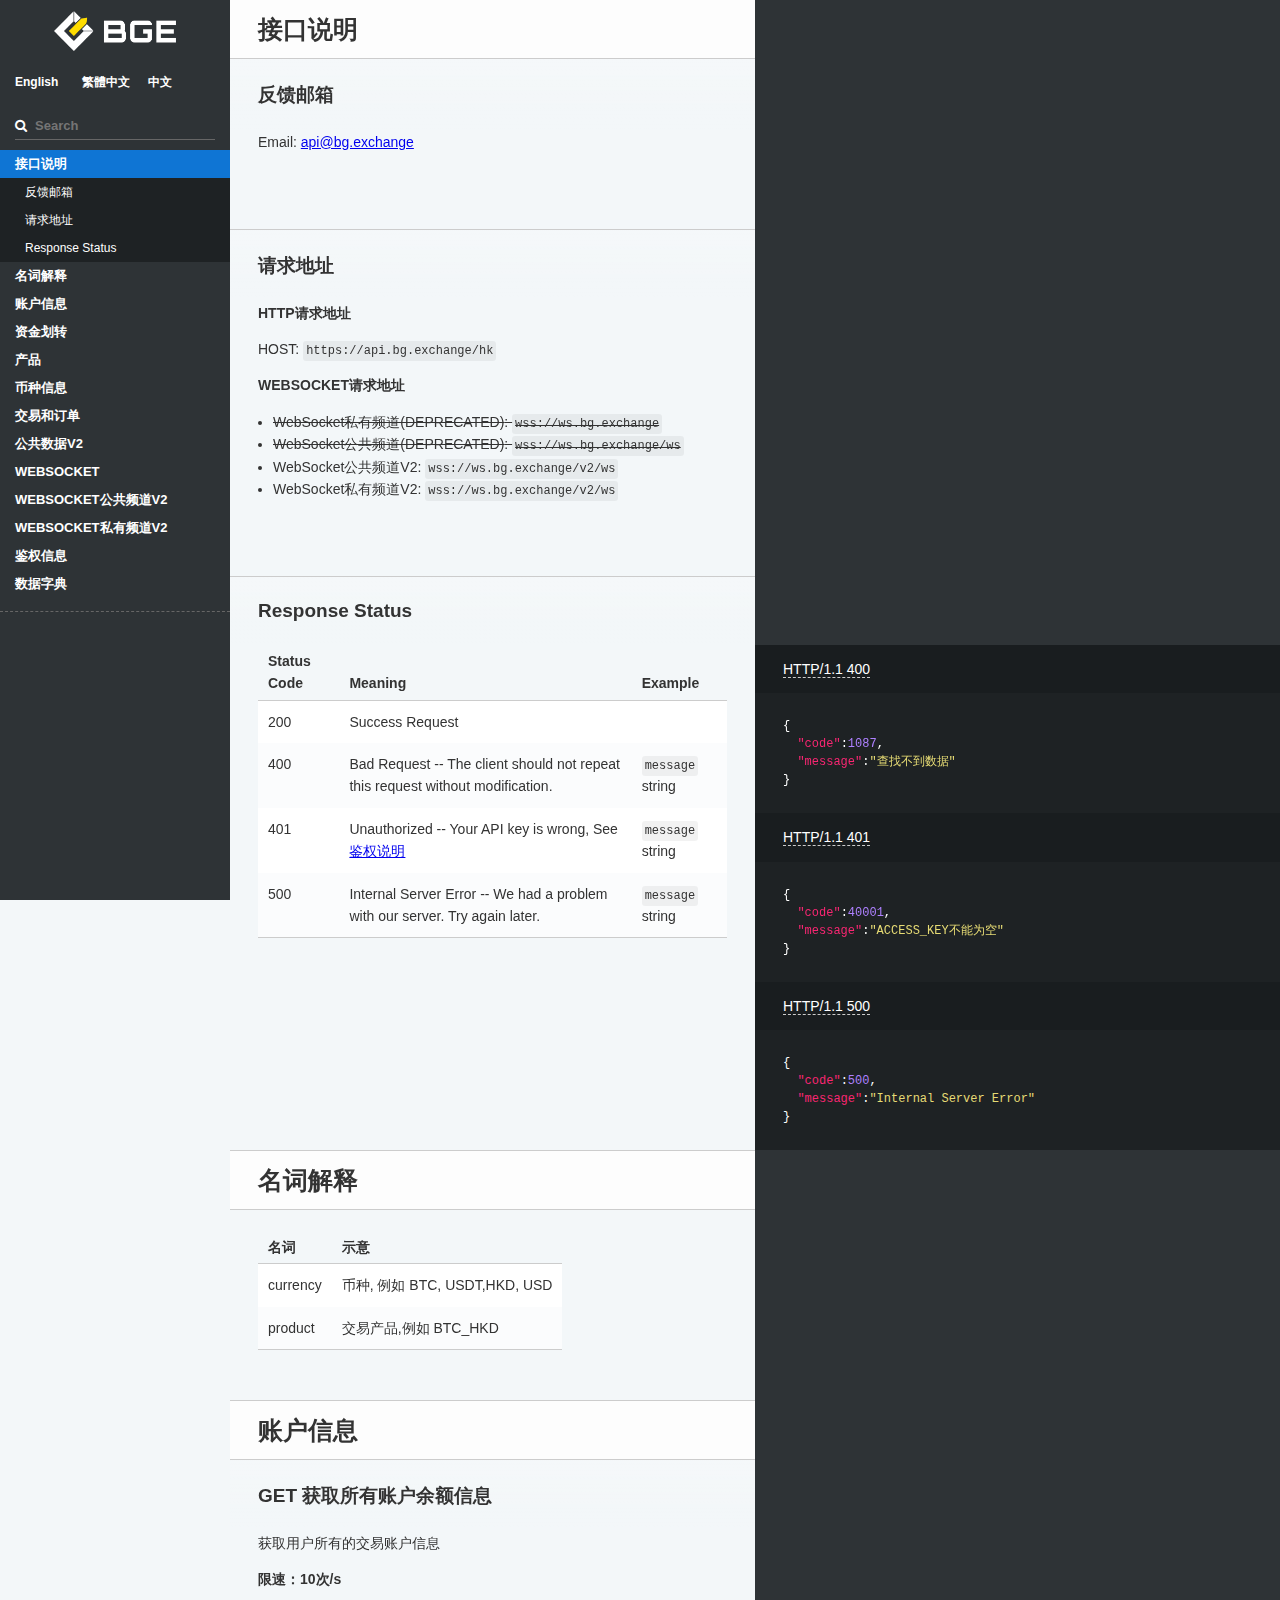
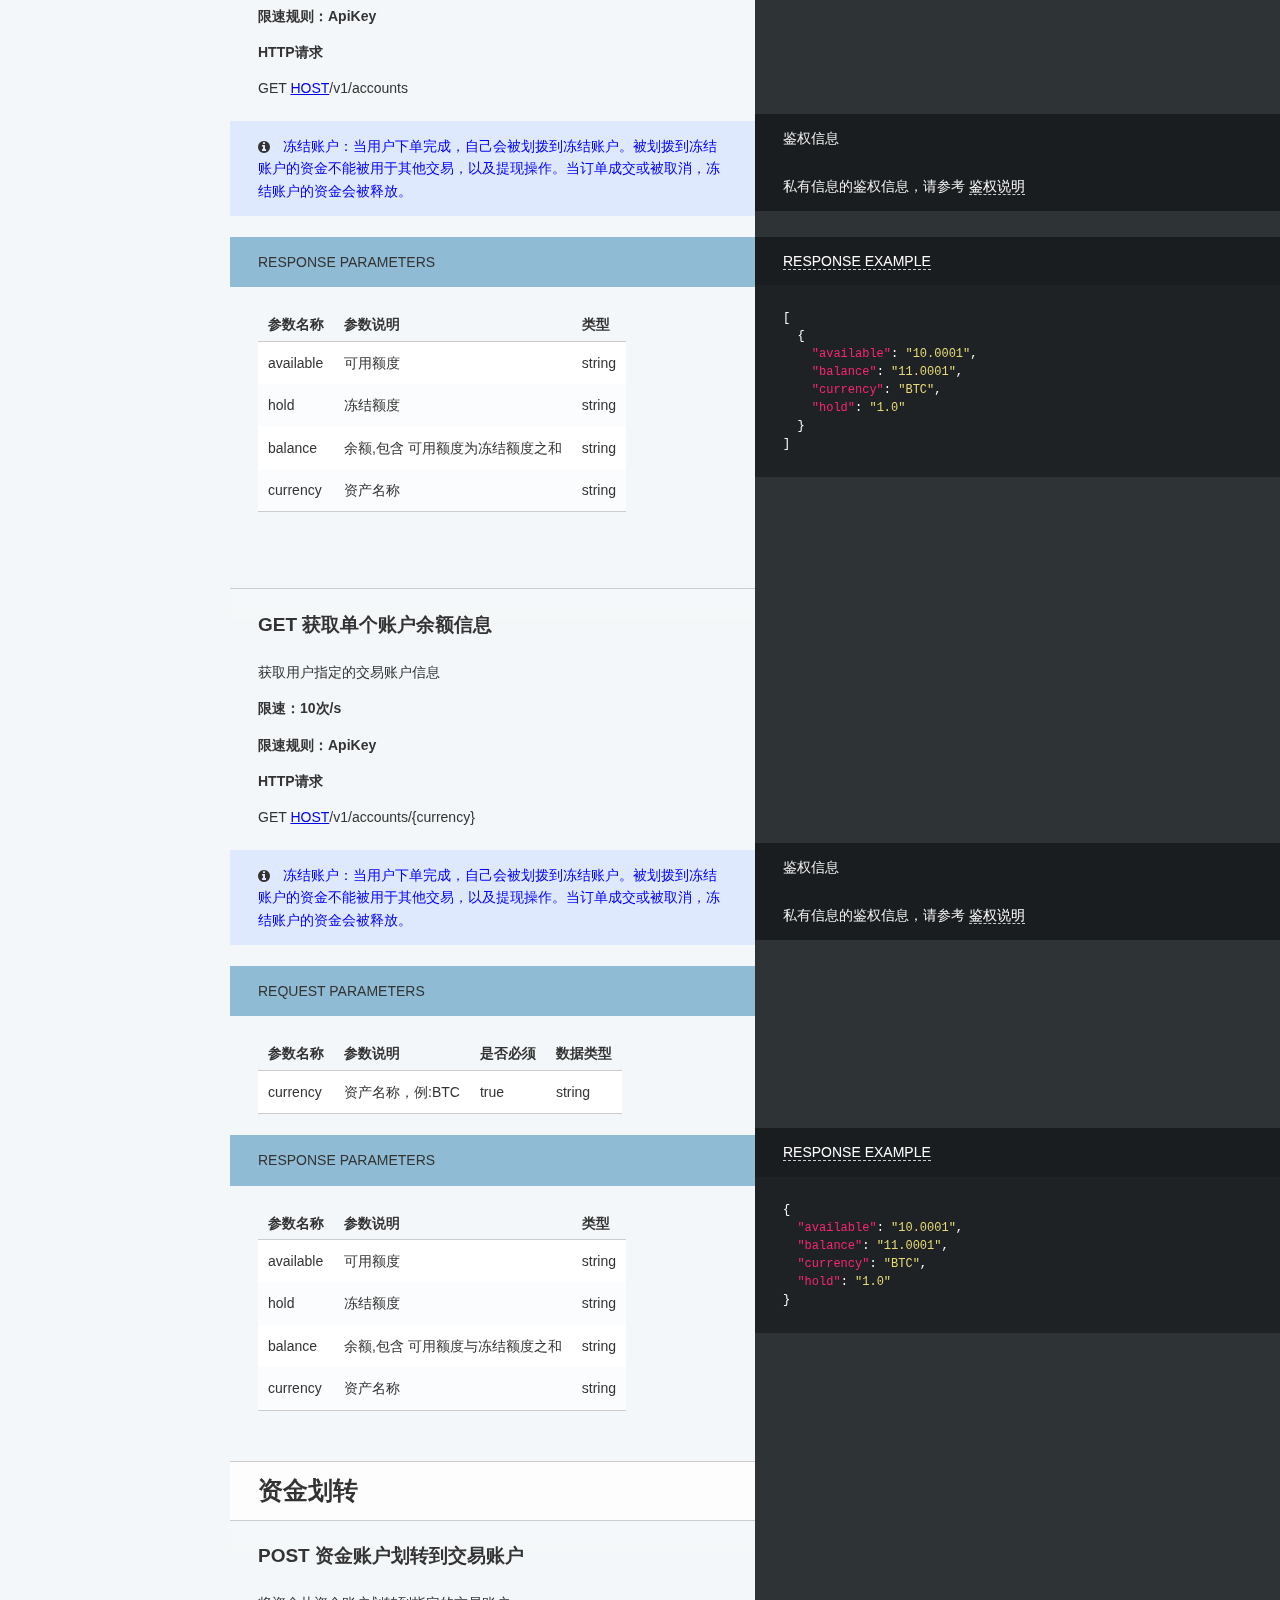
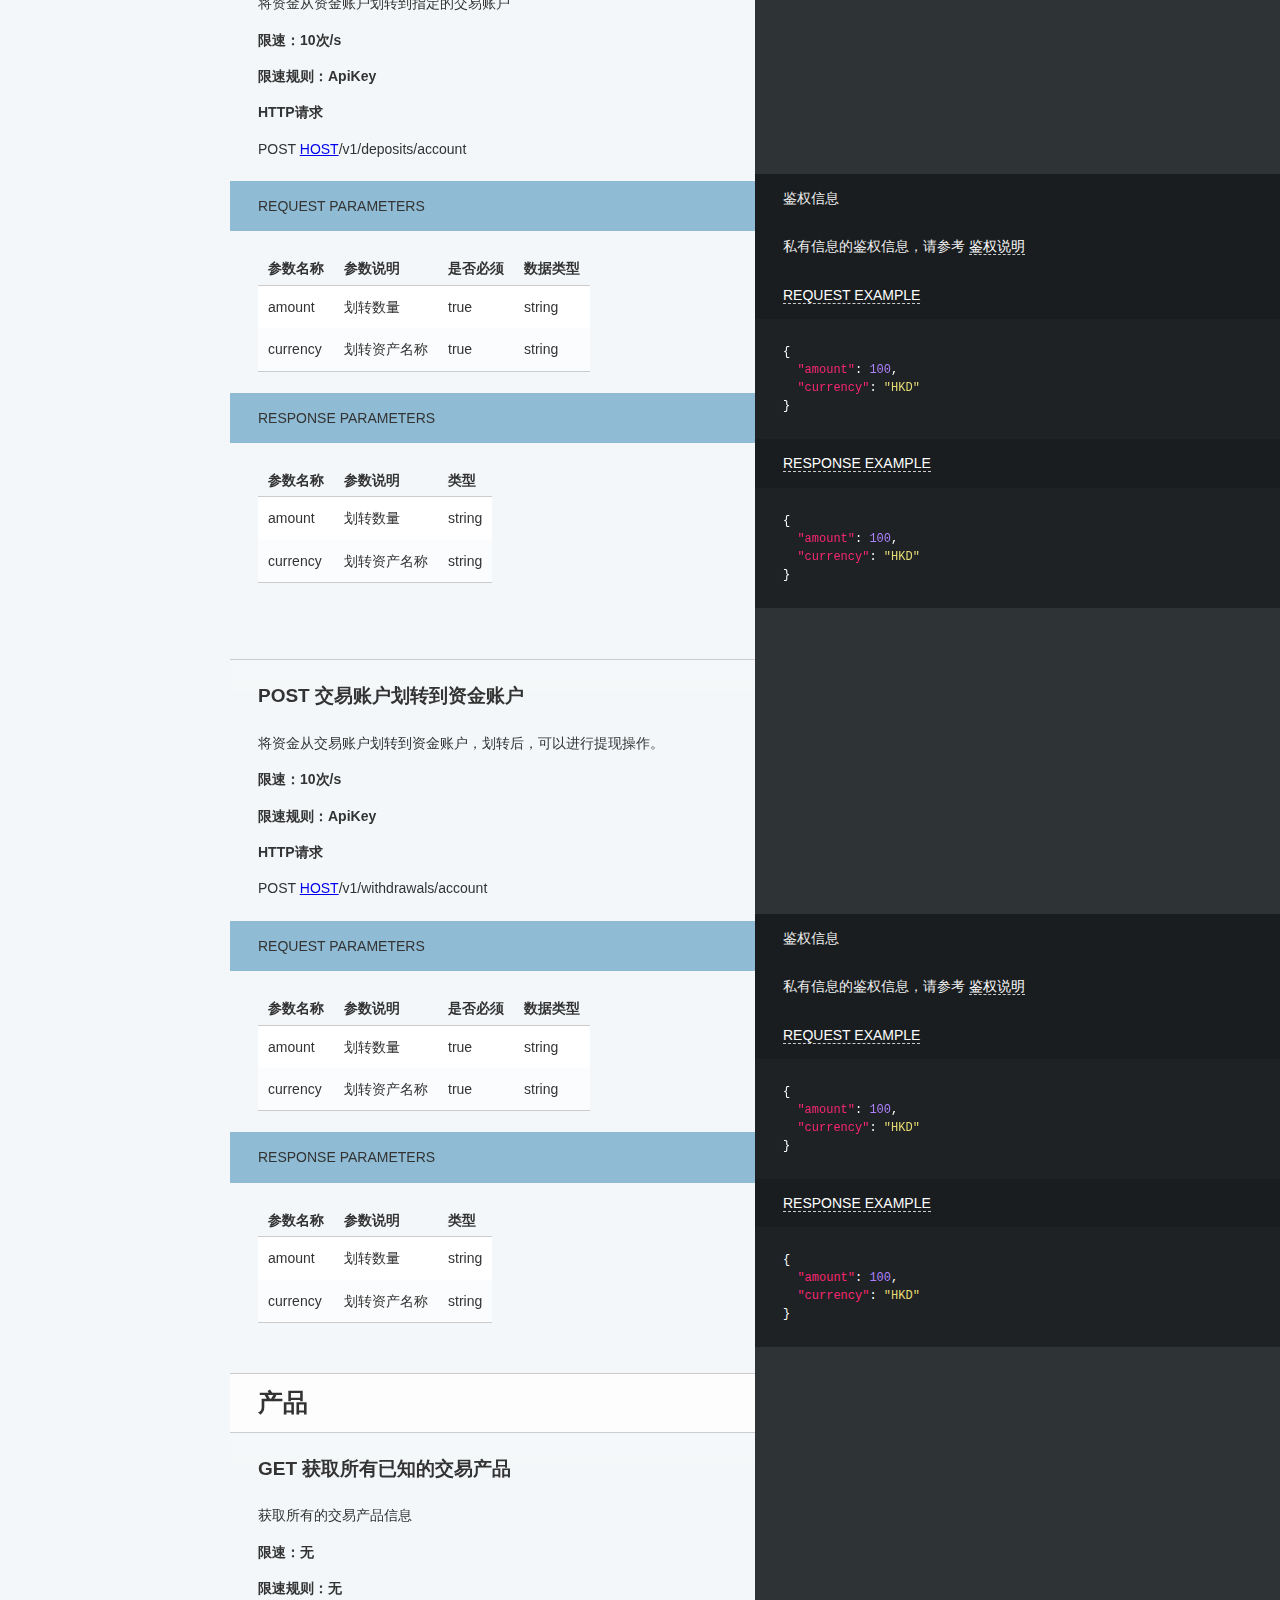
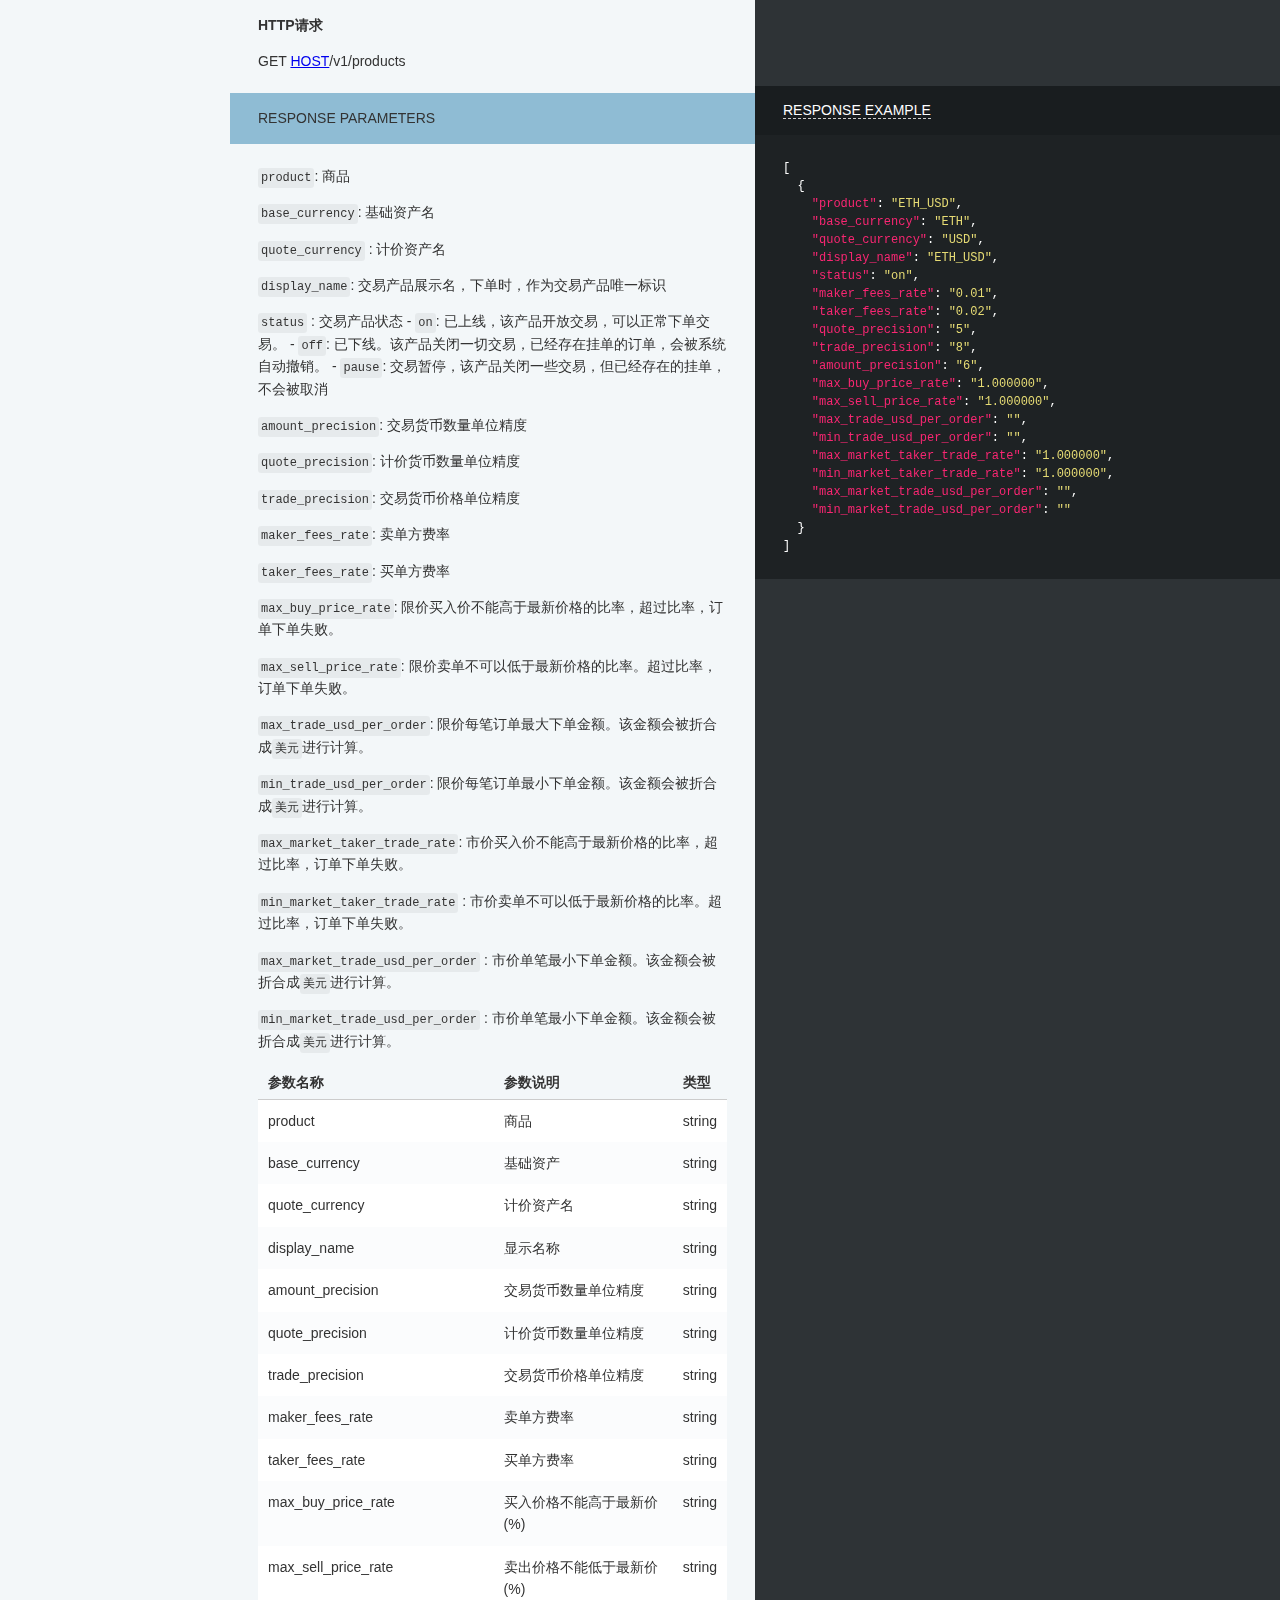
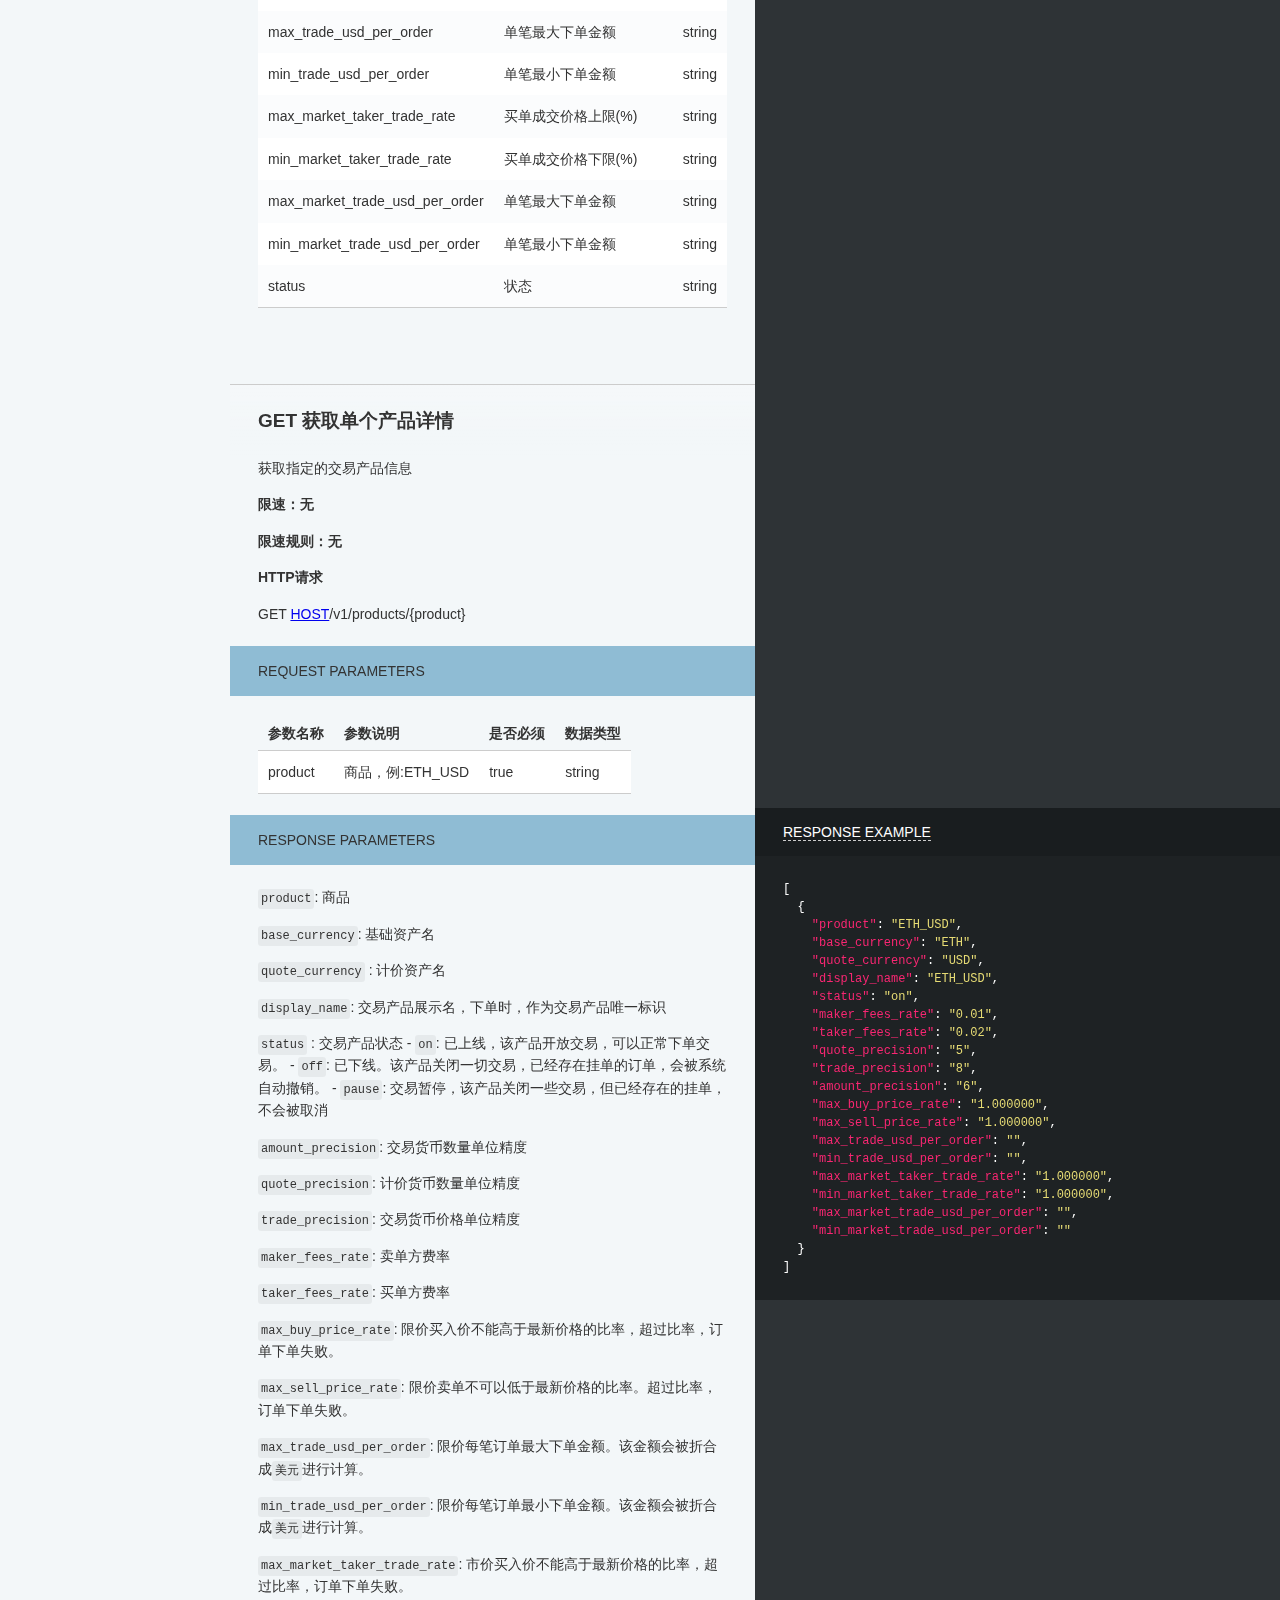
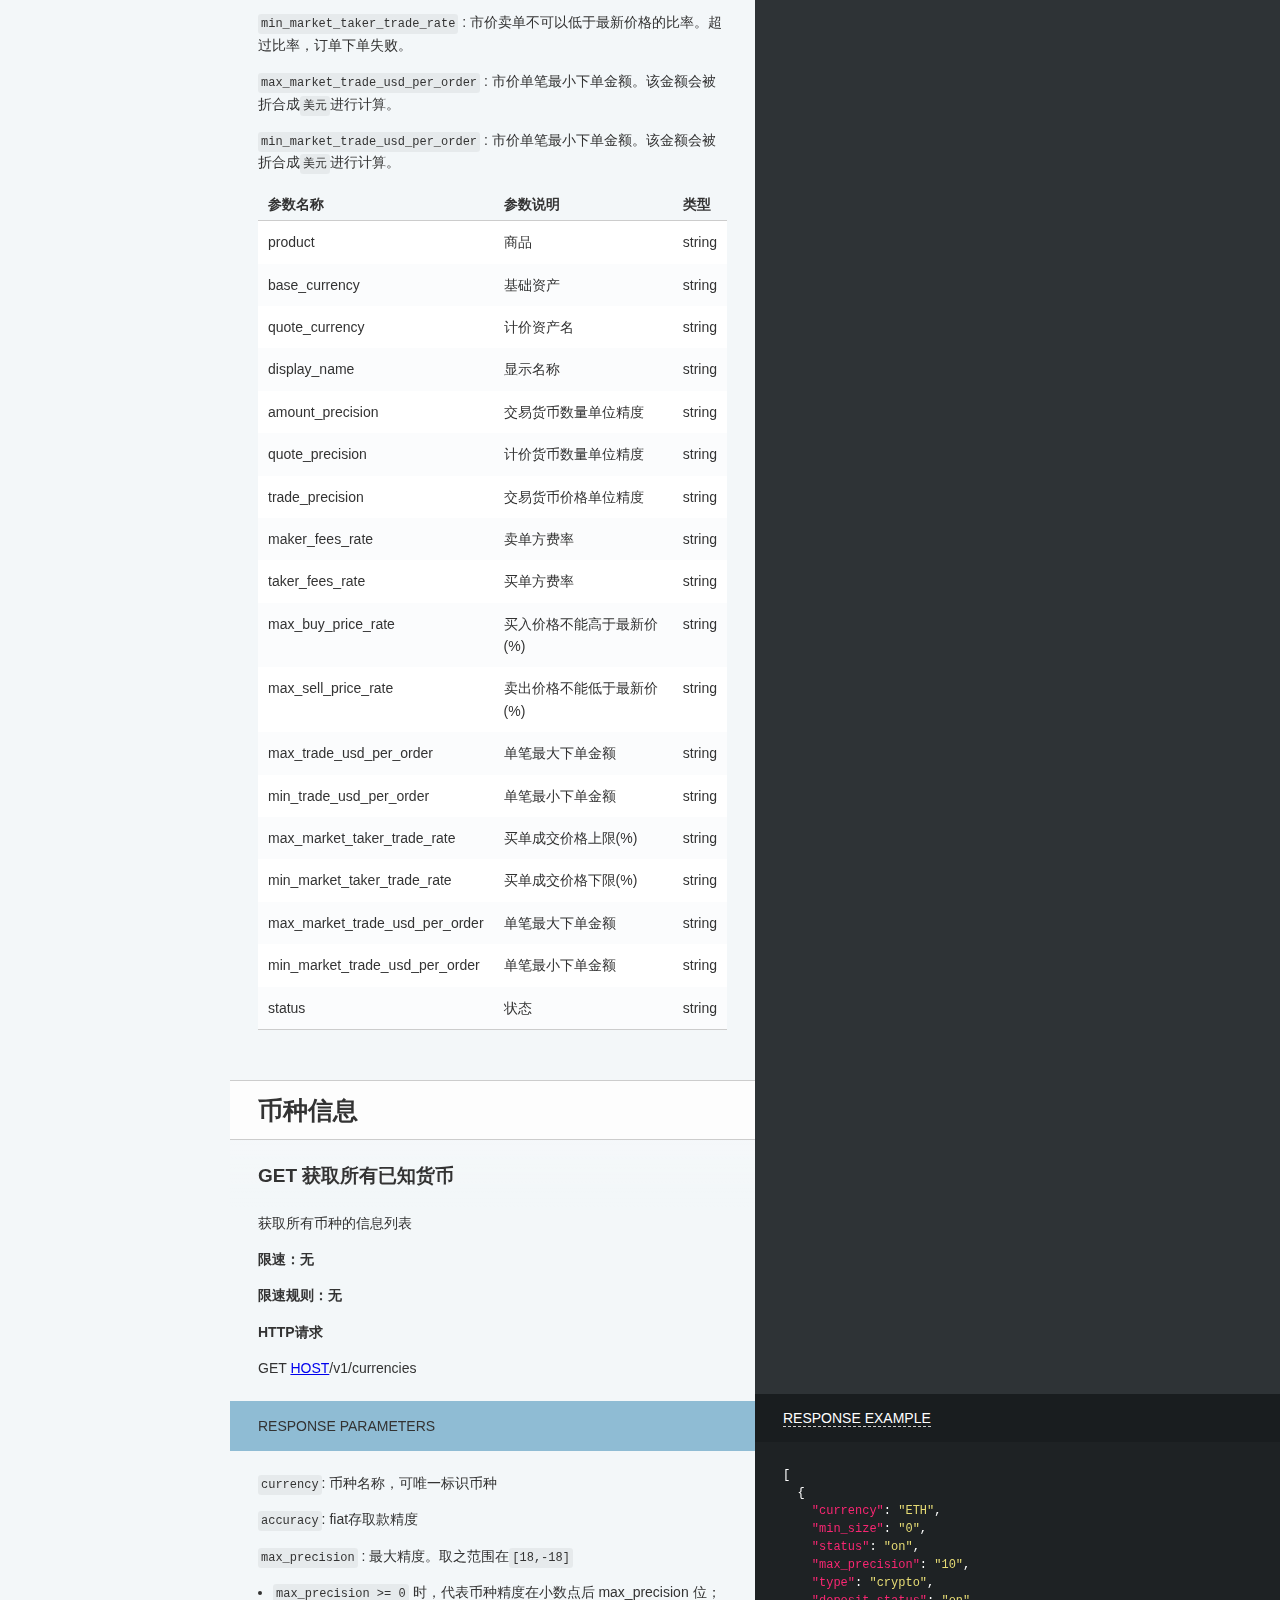
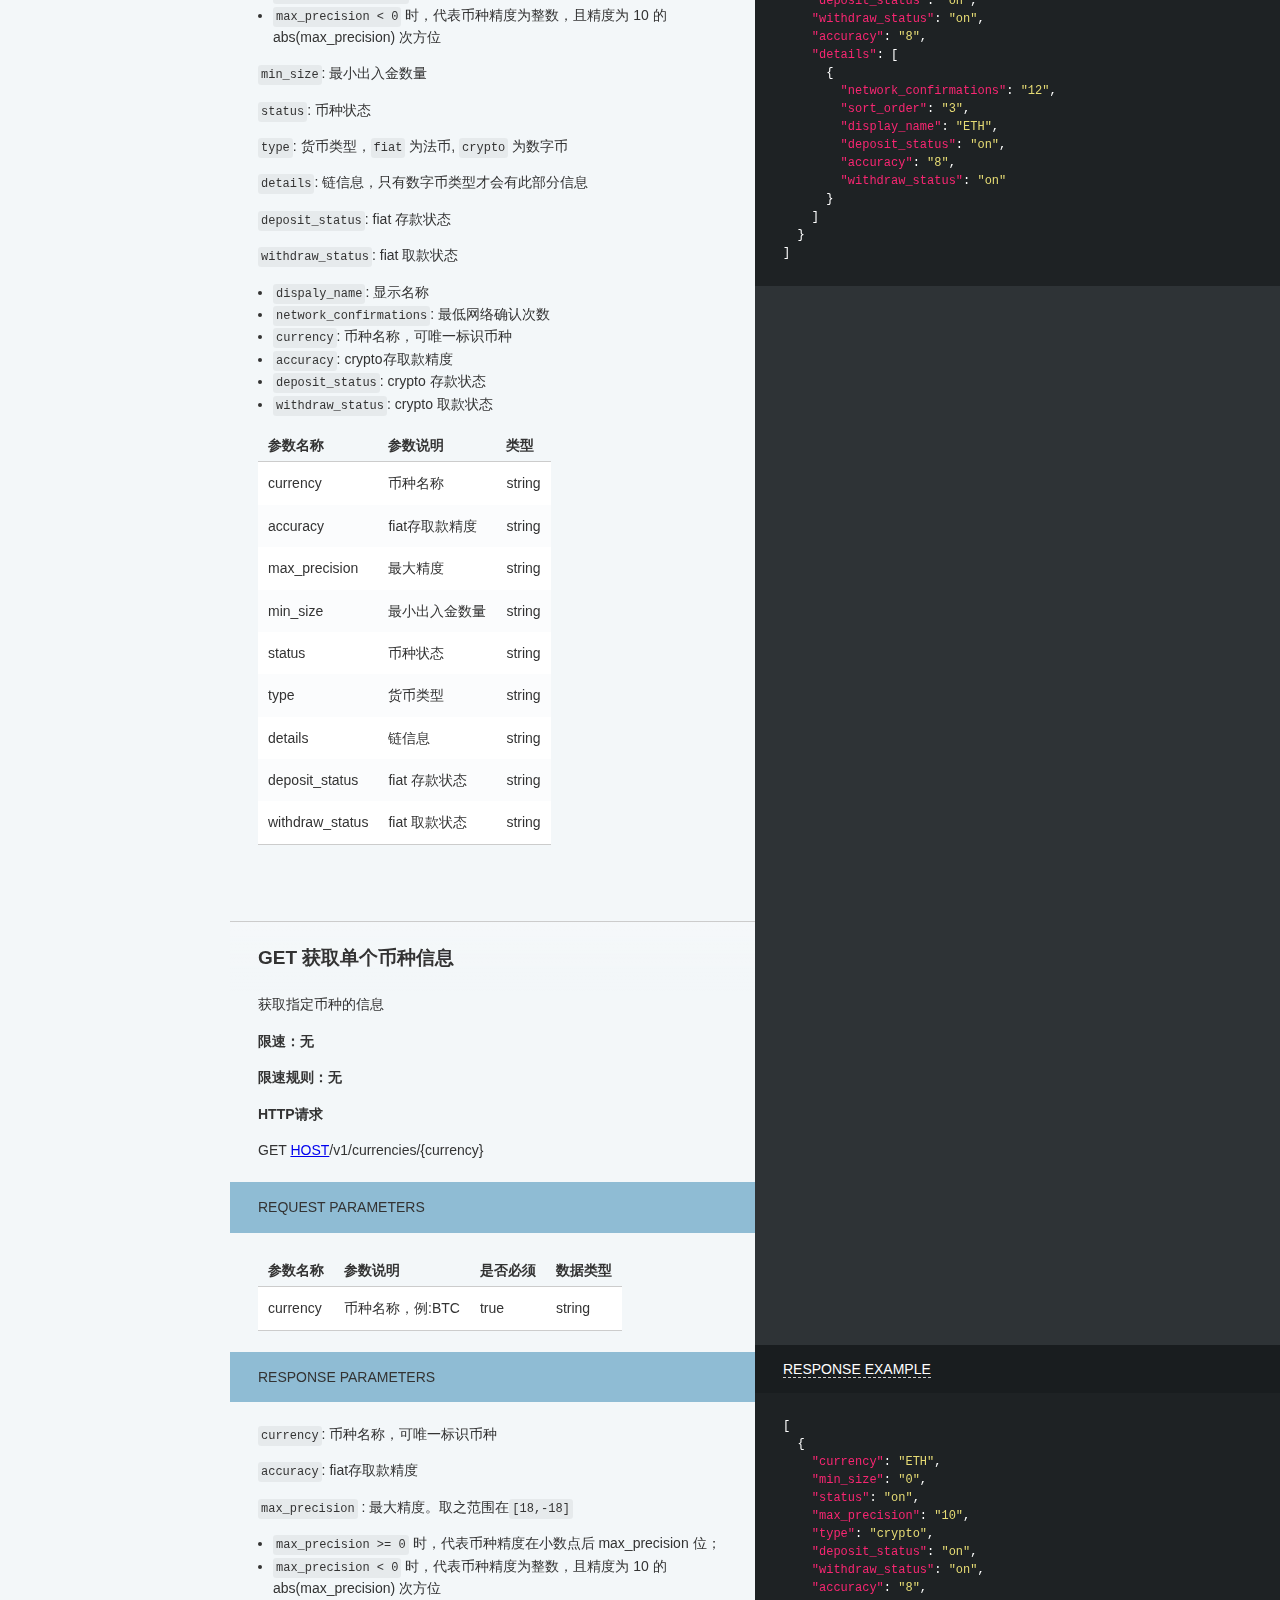
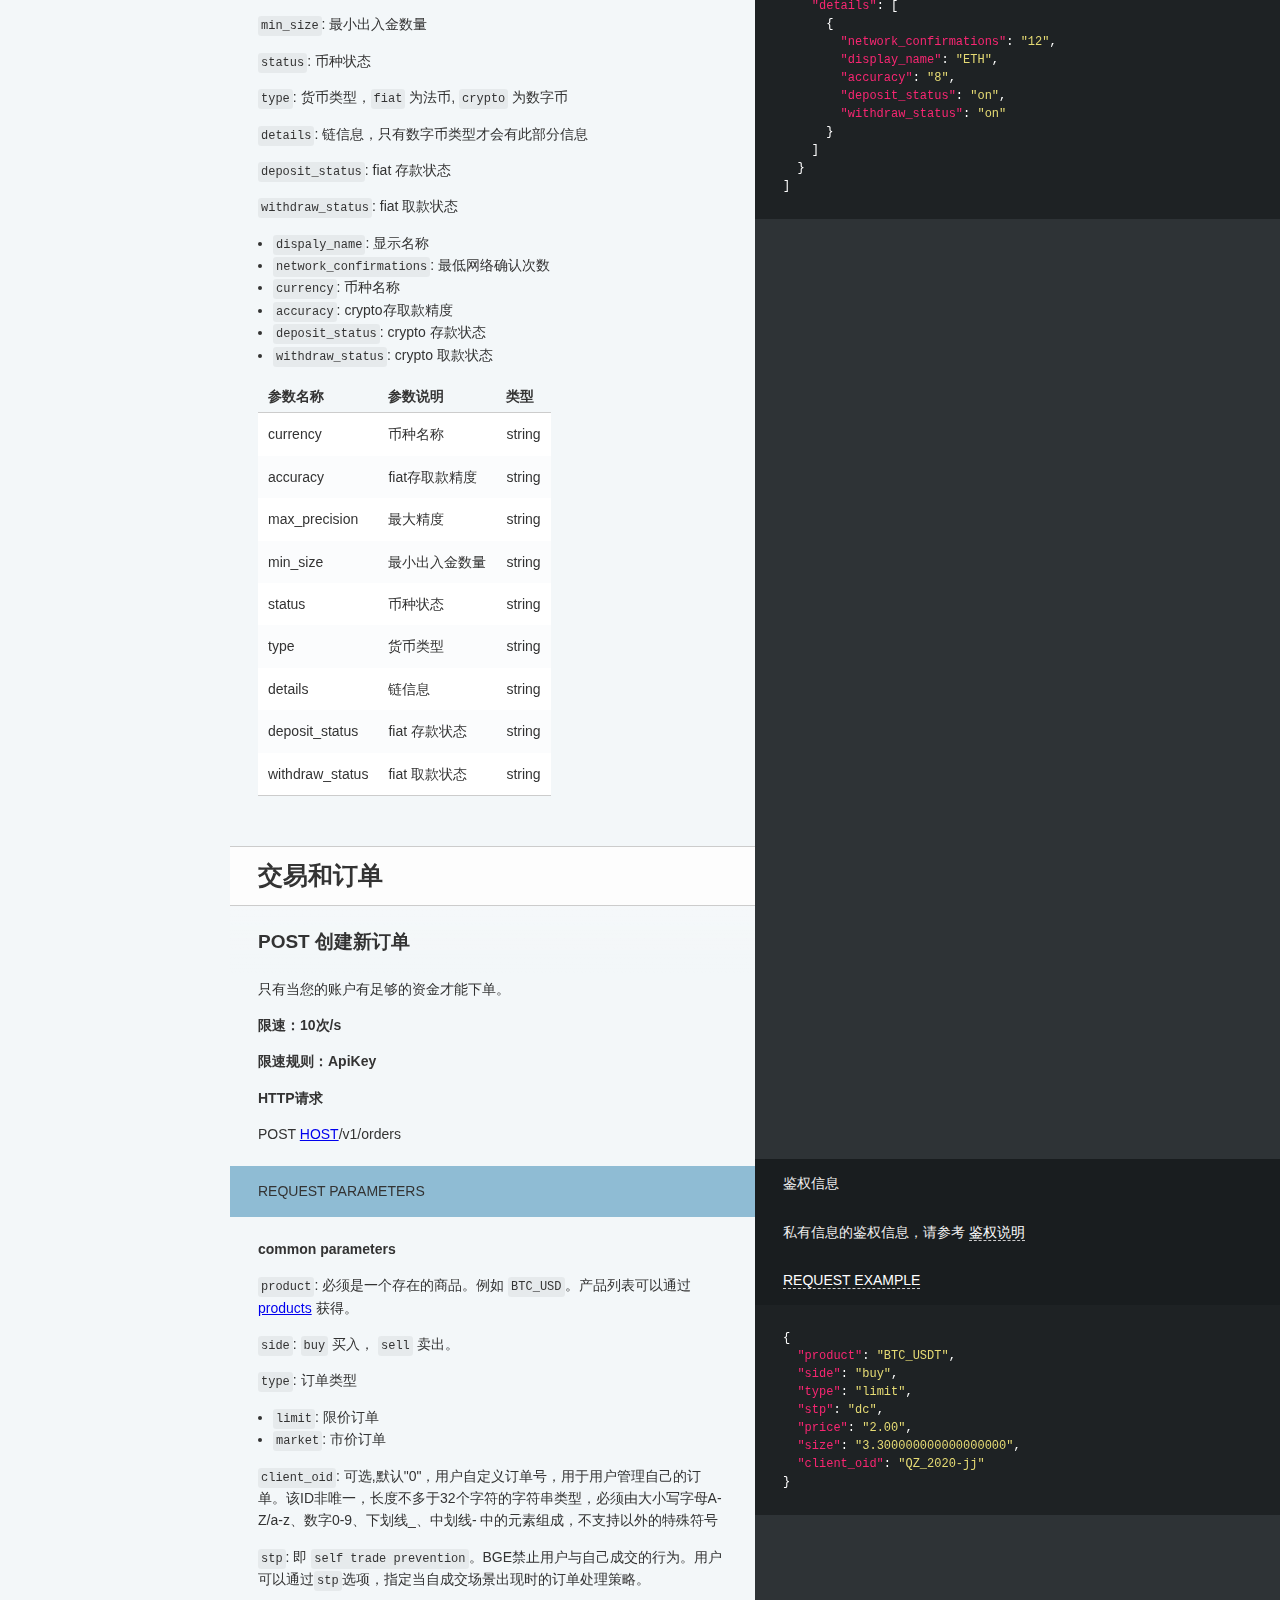
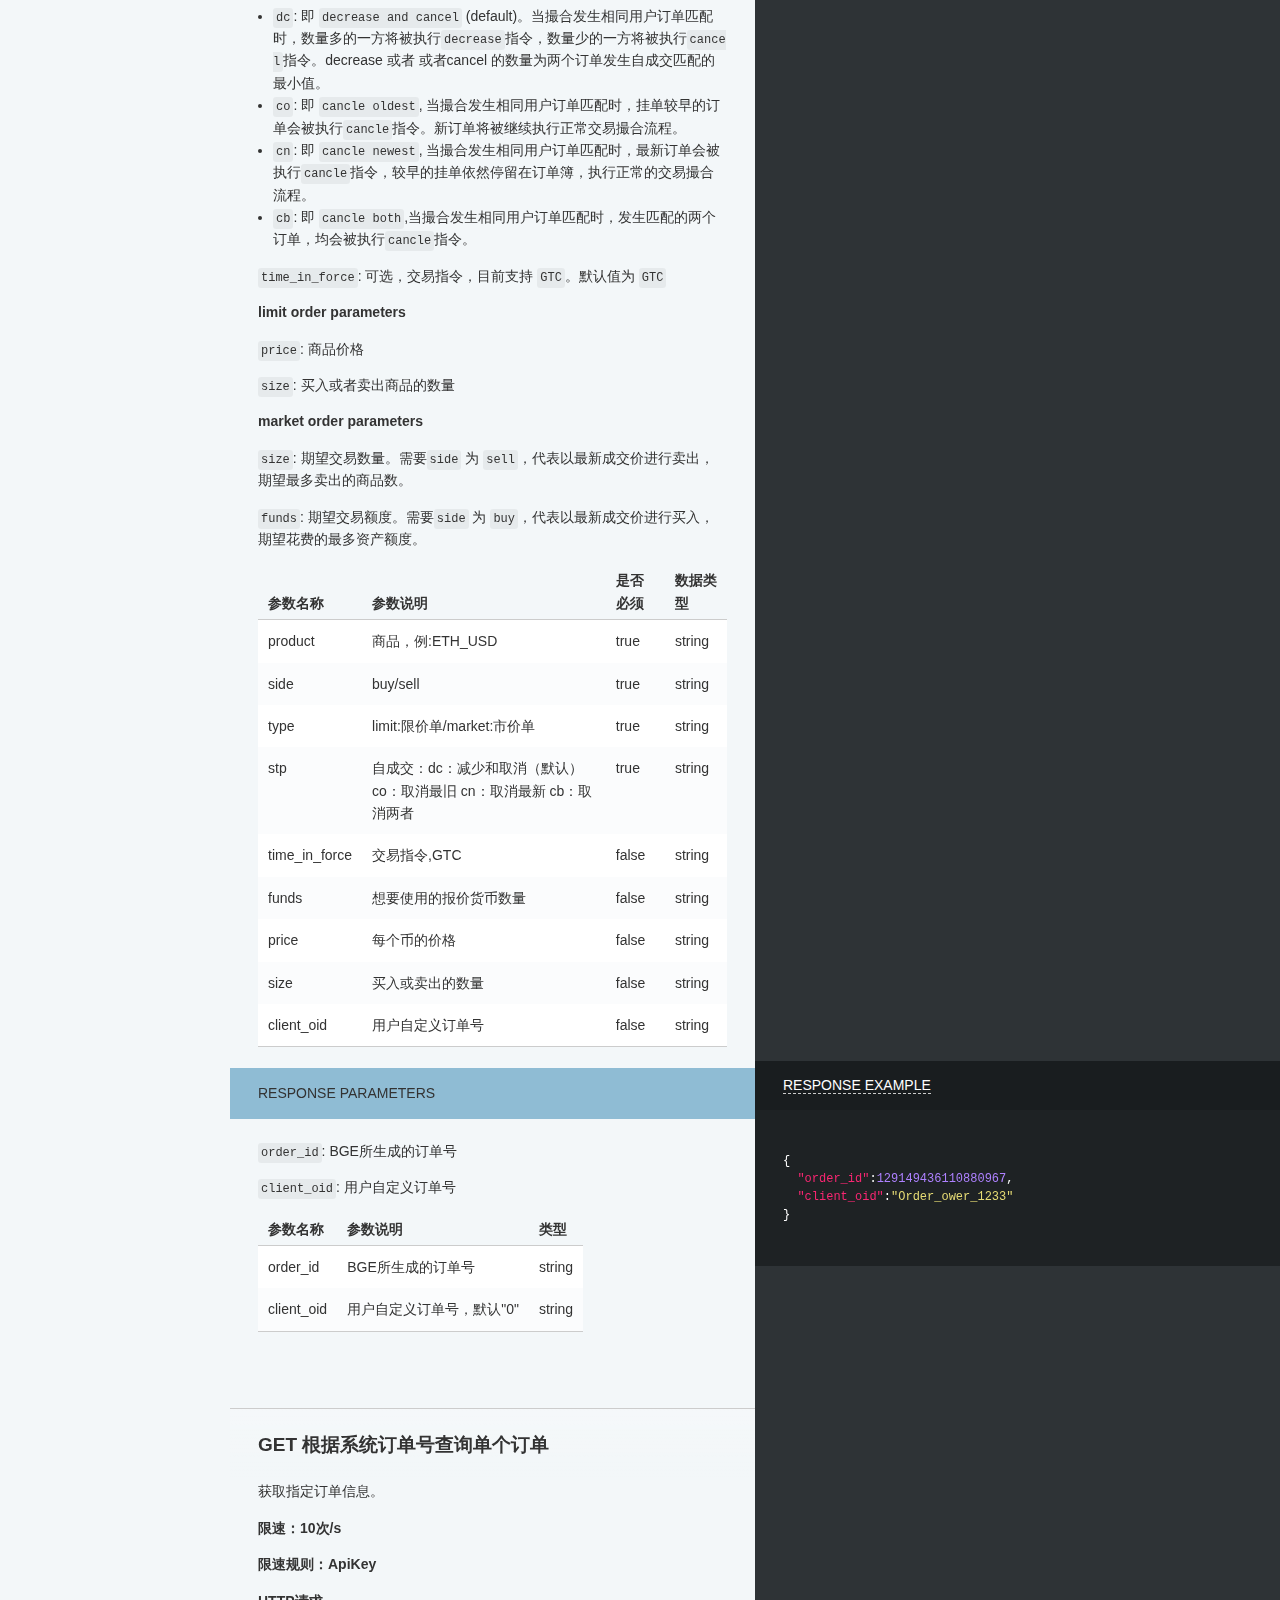
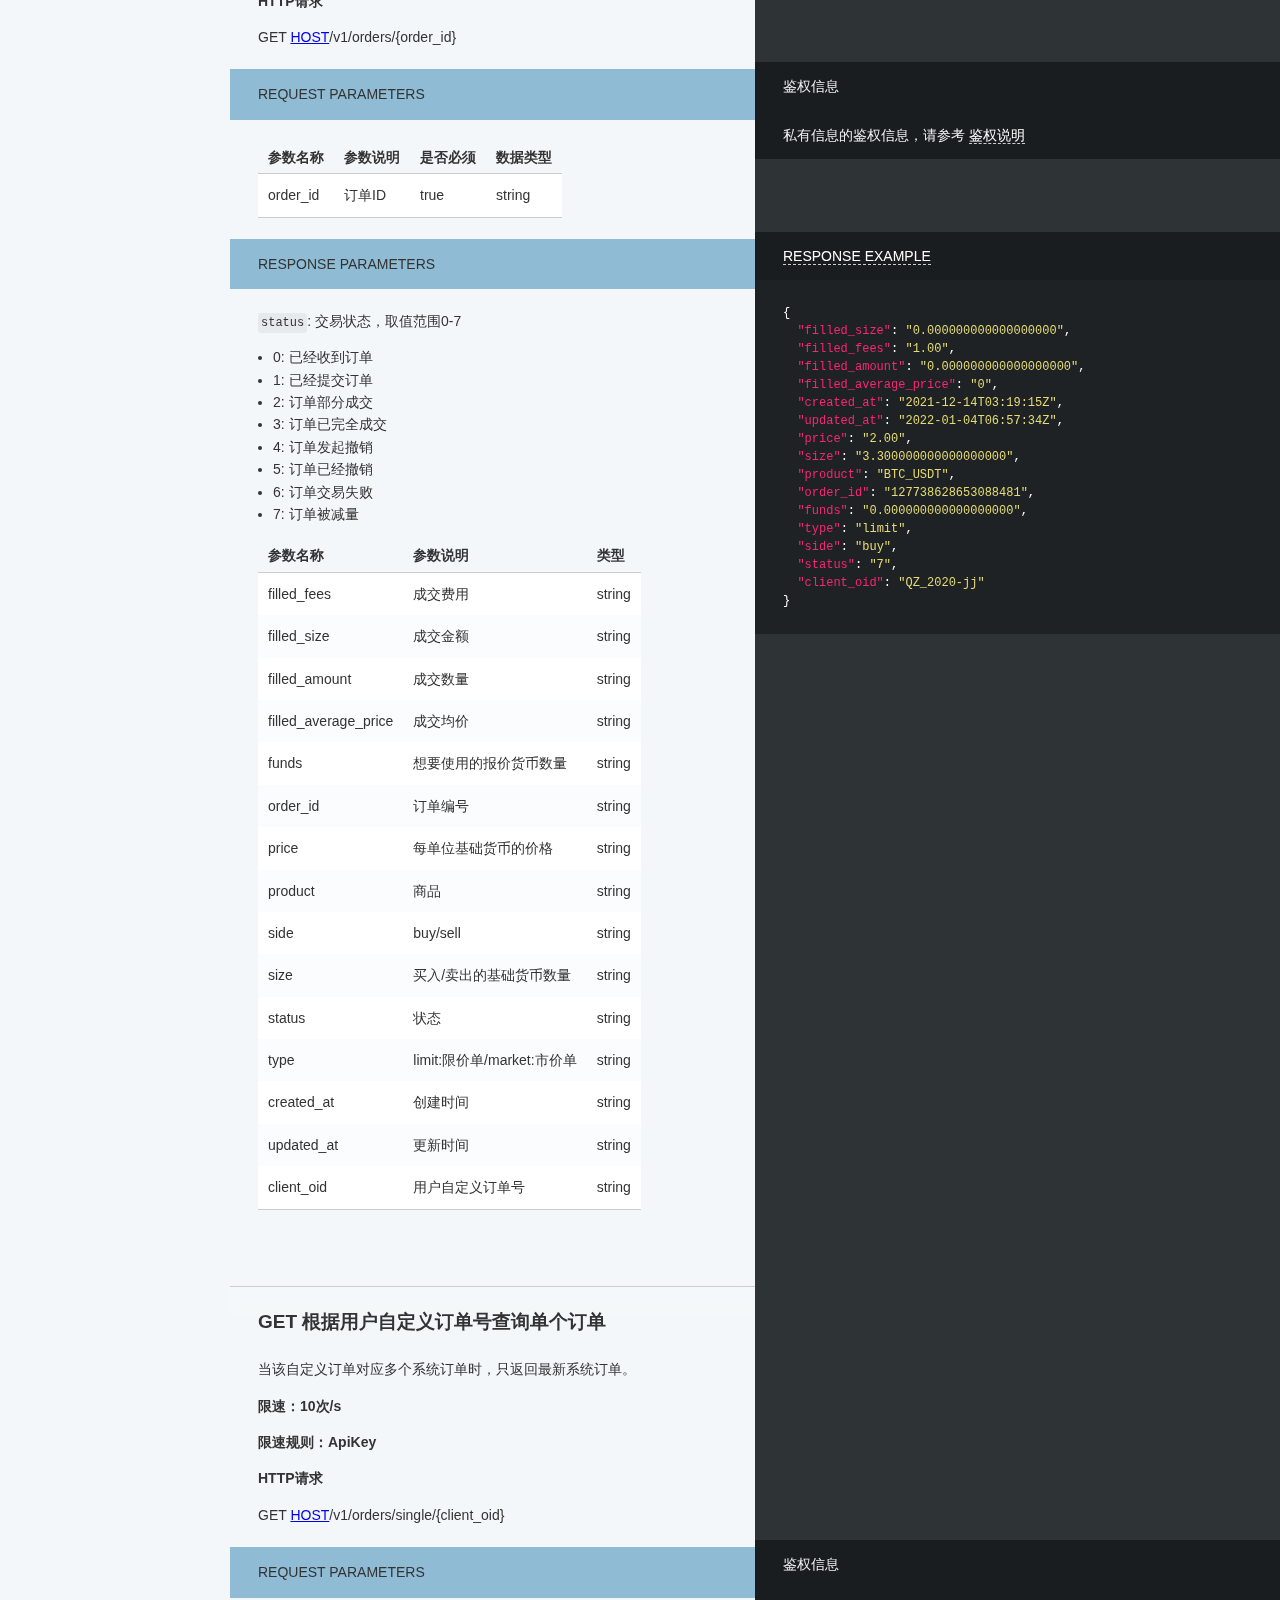
<file: index.html>
<!doctype html>
<html>
  <head>
    <meta charset="utf-8">
    <meta content="IE=edge,chrome=1" http-equiv="X-UA-Compatible">
    <meta name="viewport" content="width=device-width, initial-scale=1, maximum-scale=1">
    <title>API Reference v1.0</title>

    <style media="screen">
      .highlight table td { padding: 5px; }
.highlight table pre { margin: 0; }
.highlight .gh {
  color: #999999;
}
.highlight .sr {
  color: #f6aa11;
}
.highlight .go {
  color: #888888;
}
.highlight .gp {
  color: #555555;
}
.highlight .gs {
}
.highlight .gu {
  color: #aaaaaa;
}
.highlight .nb {
  color: #f6aa11;
}
.highlight .cm {
  color: #75715e;
}
.highlight .cp {
  color: #75715e;
}
.highlight .c1 {
  color: #75715e;
}
.highlight .cs {
  color: #75715e;
}
.highlight .c, .highlight .ch, .highlight .cd, .highlight .cpf {
  color: #75715e;
}
.highlight .err {
  color: #960050;
}
.highlight .gr {
  color: #960050;
}
.highlight .gt {
  color: #960050;
}
.highlight .gd {
  color: #49483e;
}
.highlight .gi {
  color: #49483e;
}
.highlight .ge {
  color: #49483e;
}
.highlight .kc {
  color: #66d9ef;
}
.highlight .kd {
  color: #66d9ef;
}
.highlight .kr {
  color: #66d9ef;
}
.highlight .no {
  color: #66d9ef;
}
.highlight .kt {
  color: #66d9ef;
}
.highlight .mf {
  color: #ae81ff;
}
.highlight .mh {
  color: #ae81ff;
}
.highlight .il {
  color: #ae81ff;
}
.highlight .mi {
  color: #ae81ff;
}
.highlight .mo {
  color: #ae81ff;
}
.highlight .m, .highlight .mb, .highlight .mx {
  color: #ae81ff;
}
.highlight .sc {
  color: #ae81ff;
}
.highlight .se {
  color: #ae81ff;
}
.highlight .ss {
  color: #ae81ff;
}
.highlight .sd {
  color: #e6db74;
}
.highlight .s2 {
  color: #e6db74;
}
.highlight .sb {
  color: #e6db74;
}
.highlight .sh {
  color: #e6db74;
}
.highlight .si {
  color: #e6db74;
}
.highlight .sx {
  color: #e6db74;
}
.highlight .s1 {
  color: #e6db74;
}
.highlight .s, .highlight .sa, .highlight .dl {
  color: #e6db74;
}
.highlight .na {
  color: #a6e22e;
}
.highlight .nc {
  color: #a6e22e;
}
.highlight .nd {
  color: #a6e22e;
}
.highlight .ne {
  color: #a6e22e;
}
.highlight .nf, .highlight .fm {
  color: #a6e22e;
}
.highlight .vc {
  color: #ffffff;
}
.highlight .nn {
  color: #ffffff;
}
.highlight .ni {
  color: #ffffff;
}
.highlight .bp {
  color: #ffffff;
}
.highlight .vg {
  color: #ffffff;
}
.highlight .vi {
  color: #ffffff;
}
.highlight .nv, .highlight .vm {
  color: #ffffff;
}
.highlight .w {
  color: #ffffff;
}
.highlight {
  color: #ffffff;
}
.highlight .n, .highlight .py, .highlight .nx {
  color: #ffffff;
}
.highlight .nl {
  color: #f92672;
}
.highlight .ow {
  color: #f92672;
}
.highlight .nt {
  color: #f92672;
}
.highlight .k, .highlight .kv {
  color: #f92672;
}
.highlight .kn {
  color: #f92672;
}
.highlight .kp {
  color: #f92672;
}
.highlight .o {
  color: #f92672;
}
    </style>
    <style media="print">
      * {
        -webkit-transition:none!important;
        transition:none!important;
      }
      .highlight table td { padding: 5px; }
.highlight table pre { margin: 0; }
.highlight, .highlight .w {
  color: #586e75;
}
.highlight .err {
  color: #002b36;
  background-color: #dc322f;
}
.highlight .c, .highlight .ch, .highlight .cd, .highlight .cm, .highlight .cpf, .highlight .c1, .highlight .cs {
  color: #657b83;
}
.highlight .cp {
  color: #b58900;
}
.highlight .nt {
  color: #b58900;
}
.highlight .o, .highlight .ow {
  color: #93a1a1;
}
.highlight .p, .highlight .pi {
  color: #93a1a1;
}
.highlight .gi {
  color: #859900;
}
.highlight .gd {
  color: #dc322f;
}
.highlight .gh {
  color: #268bd2;
  background-color: #002b36;
  font-weight: bold;
}
.highlight .k, .highlight .kn, .highlight .kp, .highlight .kr, .highlight .kv {
  color: #6c71c4;
}
.highlight .kc {
  color: #cb4b16;
}
.highlight .kt {
  color: #cb4b16;
}
.highlight .kd {
  color: #cb4b16;
}
.highlight .s, .highlight .sb, .highlight .sc, .highlight .dl, .highlight .sd, .highlight .s2, .highlight .sh, .highlight .sx, .highlight .s1 {
  color: #859900;
}
.highlight .sa {
  color: #6c71c4;
}
.highlight .sr {
  color: #2aa198;
}
.highlight .si {
  color: #d33682;
}
.highlight .se {
  color: #d33682;
}
.highlight .nn {
  color: #b58900;
}
.highlight .nc {
  color: #b58900;
}
.highlight .no {
  color: #b58900;
}
.highlight .na {
  color: #268bd2;
}
.highlight .m, .highlight .mb, .highlight .mf, .highlight .mh, .highlight .mi, .highlight .il, .highlight .mo, .highlight .mx {
  color: #859900;
}
.highlight .ss {
  color: #859900;
}
    </style>
    <link href="stylesheets/screen-b5dd53c2.css" rel="stylesheet" media="screen" />
    <link href="stylesheets/print-1f59e67a.css" rel="stylesheet" media="print" />
      <script src="javascripts/all-a9fde460.js"></script>

  </head>

  <body class="index" data-languages="[]">
    <a href="#" id="nav-button">
      <span>
        NAV
        <img src="images/navbar-cad8cdcb.png" alt="" />
      </span>
    </a>
    <div class="toc-wrapper">
      <a href="https://bg.exchange">
        <img src="images/logo-7362dcfc.png" class="logo" alt="" />
      </a>
         <div class="localizable_tabs">
                      <a href="/openapi/">English</a>
                      <a href="/openapi/tc/">繁體中文</a>
                      <a href="/openapi/zh/">中文</a>
                </div>

        <div class="search">
          <input type="text" class="search" id="input-search" placeholder="Search">
        </div>
        <ul class="search-results"></ul>
      <ul id="toc" class="toc-list-h1">
          <li>
            <a href="#73d44fcf9b" class="toc-h1 toc-link" data-title="接口说明">接口说明</a>
              <ul class="toc-list-h2">
                  <li>
                    <a href="#f6d8c6fb01" class="toc-h2 toc-link" data-title="反馈邮箱">反馈邮箱</a>
                  </li>
                  <li>
                    <a href="#0e84ef42ae" class="toc-h2 toc-link" data-title="请求地址">请求地址</a>
                  </li>
                  <li>
                    <a href="#response-status" class="toc-h2 toc-link" data-title="Response Status">Response Status</a>
                  </li>
              </ul>
          </li>
          <li>
            <a href="#49469dfec8" class="toc-h1 toc-link" data-title="名词解释">名词解释</a>
          </li>
          <li>
            <a href="#bd9157656f" class="toc-h1 toc-link" data-title="账户信息">账户信息</a>
              <ul class="toc-list-h2">
                  <li>
                    <a href="#获取所有账户余额信息" class="toc-h2 toc-link" data-title="GET  获取所有账户余额信息">GET  获取所有账户余额信息</a>
                  </li>
                  <li>
                    <a href="#获取单个账户余额信息" class="toc-h2 toc-link" data-title="GET  获取单个账户余额信息">GET  获取单个账户余额信息</a>
                  </li>
              </ul>
          </li>
          <li>
            <a href="#1da62d08e5" class="toc-h1 toc-link" data-title="资金划转">资金划转</a>
              <ul class="toc-list-h2">
                  <li>
                    <a href="#资金账户划转到交易账户" class="toc-h2 toc-link" data-title="POST  资金账户划转到交易账户">POST  资金账户划转到交易账户</a>
                  </li>
                  <li>
                    <a href="#交易账户划转到资金账户" class="toc-h2 toc-link" data-title="POST  交易账户划转到资金账户">POST  交易账户划转到资金账户</a>
                  </li>
              </ul>
          </li>
          <li>
            <a href="#6cc98552a9" class="toc-h1 toc-link" data-title="产品">产品</a>
              <ul class="toc-list-h2">
                  <li>
                    <a href="#获取所有已知的交易产品" class="toc-h2 toc-link" data-title="GET  获取所有已知的交易产品">GET  获取所有已知的交易产品</a>
                  </li>
                  <li>
                    <a href="#获取单个产品详情" class="toc-h2 toc-link" data-title="GET  获取单个产品详情">GET  获取单个产品详情</a>
                  </li>
              </ul>
          </li>
          <li>
            <a href="#b4258c5371" class="toc-h1 toc-link" data-title="币种信息">币种信息</a>
              <ul class="toc-list-h2">
                  <li>
                    <a href="#获取所有已知货币" class="toc-h2 toc-link" data-title="GET  获取所有已知货币">GET  获取所有已知货币</a>
                  </li>
                  <li>
                    <a href="#获取单个币种信息" class="toc-h2 toc-link" data-title="GET  获取单个币种信息">GET  获取单个币种信息</a>
                  </li>
              </ul>
          </li>
          <li>
            <a href="#114efe6c68" class="toc-h1 toc-link" data-title="交易和订单">交易和订单</a>
              <ul class="toc-list-h2">
                  <li>
                    <a href="#创建新订单" class="toc-h2 toc-link" data-title="POST  创建新订单">POST  创建新订单</a>
                  </li>
                  <li>
                    <a href="#根据系统订单号查询单个订单" class="toc-h2 toc-link" data-title="GET  根据系统订单号查询单个订单">GET  根据系统订单号查询单个订单</a>
                  </li>
                  <li>
                    <a href="#根据用户自定义订单号查询单个订单" class="toc-h2 toc-link" data-title="GET  根据用户自定义订单号查询单个订单">GET  根据用户自定义订单号查询单个订单</a>
                  </li>
                  <li>
                    <a href="#获取交易明细" class="toc-h2 toc-link" data-title="GET  获取交易明细">GET  获取交易明细</a>
                  </li>
                  <li>
                    <a href="#获取当前的未完结订单" class="toc-h2 toc-link" data-title="GET  获取当前的未完结订单">GET  获取当前的未完结订单</a>
                  </li>
                  <li>
                    <a href="#根据系统订单号撤销单个订单" class="toc-h2 toc-link" data-title="DELETE  根据系统订单号撤销单个订单">DELETE  根据系统订单号撤销单个订单</a>
                  </li>
                  <li>
                    <a href="#根据用户自定义订单号撤销单个订单" class="toc-h2 toc-link" data-title="DELETE  根据用户自定义订单号撤销单个订单">DELETE  根据用户自定义订单号撤销单个订单</a>
                  </li>
                  <li>
                    <a href="#根据商品取消所有订单" class="toc-h2 toc-link" data-title="DELETE  根据商品取消所有订单">DELETE  根据商品取消所有订单</a>
                  </li>
              </ul>
          </li>
          <li>
            <a href="#v2-public-market" class="toc-h1 toc-link" data-title="公共数据V2">公共数据V2</a>
              <ul class="toc-list-h2">
                  <li>
                    <a href="#http-kline" class="toc-h2 toc-link" data-title="GET  K线">GET  K线</a>
                  </li>
                  <li>
                    <a href="#http-orderbook" class="toc-h2 toc-link" data-title="GET  订单book">GET  订单book</a>
                  </li>
                  <li>
                    <a href="#http-get-all-tickers" class="toc-h2 toc-link" data-title="GET  全部币对24小时行情数据">GET  全部币对24小时行情数据</a>
                  </li>
                  <li>
                    <a href="#http-get-ticker" class="toc-h2 toc-link" data-title="GET  单币对24小时行情数据">GET  单币对24小时行情数据</a>
                  </li>
                  <li>
                    <a href="#http-get-fiils" class="toc-h2 toc-link" data-title="GET  单币对实时成交数据">GET  单币对实时成交数据</a>
                  </li>
              </ul>
          </li>
          <li>
            <a href="#v2-base-ws" class="toc-h1 toc-link" data-title="WEBSOCKET">WEBSOCKET</a>
              <ul class="toc-list-h2">
                  <li>
                    <a href="#websocket" class="toc-h2 toc-link" data-title="WEBSOCKET 基本说明">WEBSOCKET 基本说明</a>
                  </li>
                  <li>
                    <a href="#c223893951" class="toc-h2 toc-link" data-title="连接说明">连接说明</a>
                  </li>
                  <li>
                    <a href="#5eae391873" class="toc-h2 toc-link" data-title="订阅限制">订阅限制</a>
                  </li>
                  <li>
                    <a href="#df29d863c4" class="toc-h2 toc-link" data-title="连接保持">连接保持</a>
                  </li>
                  <li>
                    <a href="#b086ee949f" class="toc-h2 toc-link" data-title="请求错误">请求错误</a>
                  </li>
              </ul>
          </li>
          <li>
            <a href="#v2-public-ws" class="toc-h1 toc-link" data-title="WEBSOCKET公共频道V2">WEBSOCKET公共频道V2</a>
              <ul class="toc-list-h2">
                  <li>
                    <a href="#v2-public-candles" class="toc-h2 toc-link" data-title="K线频道">K线频道</a>
                  </li>
                  <li>
                    <a href="#v2-public-fills" class="toc-h2 toc-link" data-title="成交频道">成交频道</a>
                  </li>
                  <li>
                    <a href="#v2-public-orderbook" class="toc-h2 toc-link" data-title="深度频道">深度频道</a>
                  </li>
                  <li>
                    <a href="#v2-public-depth" class="toc-h2 toc-link" data-title="深度depth频道">深度depth频道</a>
                  </li>
                  <li>
                    <a href="#v2-public-ticker" class="toc-h2 toc-link" data-title="行情频道">行情频道</a>
                  </li>
                  <li>
                    <a href="#v2-public-req-param" class="toc-h2 toc-link" data-title="公共频道Request字段说明">公共频道Request字段说明</a>
                  </li>
                  <li>
                    <a href="#v2-public-rep-param" class="toc-h2 toc-link" data-title="公共频道Response字段说明">公共频道Response字段说明</a>
                  </li>
                  <li>
                    <a href="#v2-publilc-events" class="toc-h2 toc-link" data-title="公共频道Event列表">公共频道Event列表</a>
                  </li>
                  <li>
                    <a href="#v2-publilc-bizs" class="toc-h2 toc-link" data-title="公共频道Biz列表">公共频道Biz列表</a>
                  </li>
                  <li>
                    <a href="#v2-publilc-types" class="toc-h2 toc-link" data-title="公共频道Type列表">公共频道Type列表</a>
                  </li>
              </ul>
          </li>
          <li>
            <a href="#v2-private-ws" class="toc-h1 toc-link" data-title="WEBSOCKET私有频道V2">WEBSOCKET私有频道V2</a>
              <ul class="toc-list-h2">
                  <li>
                    <a href="#v2-private-auth" class="toc-h2 toc-link" data-title="私有频道 登录认证">私有频道 登录认证</a>
                  </li>
                  <li>
                    <a href="#v2-private-asstes" class="toc-h2 toc-link" data-title="私有频道 资产">私有频道 资产</a>
                  </li>
                  <li>
                    <a href="#v2-private-orders" class="toc-h2 toc-link" data-title="私有频道 订单">私有频道 订单</a>
                  </li>
                  <li>
                    <a href="#v2-private-req-param" class="toc-h2 toc-link" data-title="私有频道 通用请求参数说明">私有频道 通用请求参数说明</a>
                  </li>
                  <li>
                    <a href="#v2-private-rep-param" class="toc-h2 toc-link" data-title="私有频道 通用响应参数说明">私有频道 通用响应参数说明</a>
                  </li>
                  <li>
                    <a href="#v2-private-events" class="toc-h2 toc-link" data-title="私有频道Event列表">私有频道Event列表</a>
                  </li>
                  <li>
                    <a href="#v2-private-bizs" class="toc-h2 toc-link" data-title="私有频道Biz列表">私有频道Biz列表</a>
                  </li>
                  <li>
                    <a href="#v2-private-types" class="toc-h2 toc-link" data-title="私有频道Type列表">私有频道Type列表</a>
                  </li>
              </ul>
          </li>
          <li>
            <a href="#10fd7e4964" class="toc-h1 toc-link" data-title="鉴权信息">鉴权信息</a>
          </li>
          <li>
            <a href="#42f2f63a84" class="toc-h1 toc-link" data-title="数据字典">数据字典</a>
              <ul class="toc-list-h2">
                  <li>
                    <a href="#websocket" class="toc-h2 toc-link" data-title="WEBSOCKET状态码对照表">WEBSOCKET状态码对照表</a>
                  </li>
                  <li>
                    <a href="#be4cf2ebfe" class="toc-h2 toc-link" data-title="用户认证错误码对照表">用户认证错误码对照表</a>
                  </li>
                  <li>
                    <a href="#7e7daf7c01" class="toc-h2 toc-link" data-title="业务错误码对照表">业务错误码对照表</a>
                  </li>
              </ul>
          </li>
      </ul>
        <ul class="toc-footer">
        </ul>
    </div>
    <div class="page-wrapper">
      <div class="dark-box"></div>
      <div class="content">
        <h1 id='73d44fcf9b'>接口说明</h1><h2 id='f6d8c6fb01'>反馈邮箱</h2>
<p>Email: <a href="mailto:api@bg.exchange" id="api-support">api@bg.exchange</a></p>
<h2 id='0e84ef42ae'>请求地址</h2>
<p><strong>HTTP请求地址</strong><br></p>

<p><a id="HTTP-HOST"></a>
HOST: <code>https://api.bg.exchange/hk</code></p>

<p><strong>WEBSOCKET请求地址</strong></p>

<ul>
<li><del>WebSocket私有频道(DEPRECATED)<a id="WS_HOST_PUBLIC"></a>: <code>wss://ws.bg.exchange</code></del></li>
<li><del>WebSocket公共频道(DEPRECATED)<a id="WS_HOST_PRIVATE"></a>: <code>wss://ws.bg.exchange/ws</code></del></li>
<li>WebSocket公共频道V2<a id="WS_HOST_PUBLIC_V2"></a>: <code>wss://ws.bg.exchange/v2/ws</code></li>
<li>WebSocket私有频道V2<a id="WS_HOST_PRIVATE_V2"></a>: <code>wss://ws.bg.exchange/v2/ws</code></li>
</ul>
<h2 id='response-status'>Response Status</h2>
<blockquote>
<p><a name="ResonpseExample"><a href="#ERR1">HTTP/1.1 400</a></a></p>
</blockquote>
<div class="highlight"><pre class="highlight json tab-json"><code><span class="p">{</span><span class="w">
  </span><span class="nl">"code"</span><span class="p">:</span><span class="mi">1087</span><span class="p">,</span><span class="w">
  </span><span class="nl">"message"</span><span class="p">:</span><span class="s2">"查找不到数据"</span><span class="w">
</span><span class="p">}</span><span class="w">
</span></code></pre></div>
<blockquote>
<p><a name="ResonpseExample"><a href="#ERR2">HTTP/1.1 401</a></a></p>
</blockquote>
<div class="highlight"><pre class="highlight json tab-json"><code><span class="p">{</span><span class="w">
  </span><span class="nl">"code"</span><span class="p">:</span><span class="mi">40001</span><span class="p">,</span><span class="w">
  </span><span class="nl">"message"</span><span class="p">:</span><span class="s2">"ACCESS_KEY不能为空"</span><span class="w">
</span><span class="p">}</span><span class="w">
</span></code></pre></div>
<blockquote>
<p><a name="ResonpseExample"><a href="#ERR1">HTTP/1.1 500</a></a></p>
</blockquote>
<div class="highlight"><pre class="highlight json tab-json"><code><span class="p">{</span><span class="w">
  </span><span class="nl">"code"</span><span class="p">:</span><span class="mi">500</span><span class="p">,</span><span class="w">
  </span><span class="nl">"message"</span><span class="p">:</span><span class="s2">"Internal Server Error"</span><span class="w">
</span><span class="p">}</span><span class="w">
</span></code></pre></div>
<table><thead>
<tr>
<th>Status Code</th>
<th>Meaning</th>
<th>Example</th>
</tr>
</thead><tbody>
<tr>
<td>200</td>
<td>Success Request</td>
<td></td>
</tr>
<tr>
<td>400</td>
<td>Bad Request  -- The client should not repeat this request without modification.</td>
<td><code>message</code> string</td>
</tr>
<tr>
<td>401</td>
<td>Unauthorized -- Your API key is wrong, See <a href="#auth">鉴权说明</a></td>
<td><code>message</code> string</td>
</tr>
<tr>
<td>500</td>
<td>Internal Server Error -- We had a problem with our server. Try again later.</td>
<td><code>message</code> string</td>
</tr>
</tbody></table>
<h1 id='49469dfec8'>名词解释</h1>
<table><thead>
<tr>
<th>名词</th>
<th>示意</th>
</tr>
</thead><tbody>
<tr>
<td>currency</td>
<td>币种, 例如 BTC, USDT,HKD, USD</td>
</tr>
<tr>
<td>product</td>
<td>交易产品,例如 BTC_HKD</td>
</tr>
</tbody></table>
<h1 id='bd9157656f'>账户信息</h1>
<h2 id="获取所有账户余额信息">GET  获取所有账户余额信息</h2>

<p>获取用户所有的交易账户信息</p>

<p><strong>限速：10次/s</strong></p>

<p><strong>限速规则：ApiKey</strong></p>

<p><strong>HTTP请求</strong></p>

<p>GET <a href="#HTTP-HOST">HOST</a>/v1/accounts</p>

<blockquote>
<p>鉴权信息</p>

<p>私有信息的鉴权信息，请参考 <a href="#auth">鉴权说明</a></p>
</blockquote>

<aside class="notice">
  <span style="color: blue;">
冻结账户：当用户下单完成，自己会被划拨到冻结账户。被划拨到冻结账户的资金不能被用于其他交易，以及提现操作。当订单成交或被取消，冻结账户的资金会被释放。
  </span>
</aside>

<blockquote>
<p><a name="ResonpseExample">RESPONSE EXAMPLE</a></p>
</blockquote>
<div class="highlight"><pre class="highlight json tab-json"><code><span class="p">[</span><span class="w">
  </span><span class="p">{</span><span class="w">
    </span><span class="nl">"available"</span><span class="p">:</span><span class="w"> </span><span class="s2">"10.0001"</span><span class="p">,</span><span class="w">
    </span><span class="nl">"balance"</span><span class="p">:</span><span class="w"> </span><span class="s2">"11.0001"</span><span class="p">,</span><span class="w">
    </span><span class="nl">"currency"</span><span class="p">:</span><span class="w"> </span><span class="s2">"BTC"</span><span class="p">,</span><span class="w">
    </span><span class="nl">"hold"</span><span class="p">:</span><span class="w"> </span><span class="s2">"1.0"</span><span class="w">
  </span><span class="p">}</span><span class="w">
</span><span class="p">]</span><span class="w">
</span></code></pre></div>
<aside>
RESPONSE PARAMETERS
</aside>

<table><thead>
<tr>
<th>参数名称</th>
<th>参数说明</th>
<th>类型</th>
</tr>
</thead><tbody>
<tr>
<td>available</td>
<td>可用额度</td>
<td>string</td>
</tr>
<tr>
<td>hold</td>
<td>冻结额度</td>
<td>string</td>
</tr>
<tr>
<td>balance</td>
<td>余额,包含 可用额度为冻结额度之和</td>
<td>string</td>
</tr>
<tr>
<td>currency</td>
<td>资产名称</td>
<td>string</td>
</tr>
</tbody></table>

<h2 id="获取单个账户余额信息">GET  获取单个账户余额信息</h2>

<p>获取用户指定的交易账户信息</p>

<p><strong>限速：10次/s</strong></p>

<p><strong>限速规则：ApiKey</strong></p>

<p><strong>HTTP请求</strong></p>

<p>GET <a href="#HTTP-HOST">HOST</a>/v1/accounts/{currency}</p>

<blockquote>
<p>鉴权信息</p>

<p>私有信息的鉴权信息，请参考 <a href="#auth">鉴权说明</a></p>
</blockquote>

<aside class="notice">
  <span style="color: blue;">
冻结账户：当用户下单完成，自己会被划拨到冻结账户。被划拨到冻结账户的资金不能被用于其他交易，以及提现操作。当订单成交或被取消，冻结账户的资金会被释放。
  </span>
</aside>

<aside>
REQUEST PARAMETERS
</aside>

<table><thead>
<tr>
<th>参数名称</th>
<th>参数说明</th>
<th>是否必须</th>
<th>数据类型</th>
</tr>
</thead><tbody>
<tr>
<td>currency</td>
<td>资产名称，例:BTC</td>
<td>true</td>
<td>string</td>
</tr>
</tbody></table>

<blockquote>
<p><a name="ResonpseExample">RESPONSE EXAMPLE</a></p>
</blockquote>
<div class="highlight"><pre class="highlight json tab-json"><code><span class="p">{</span><span class="w">
  </span><span class="nl">"available"</span><span class="p">:</span><span class="w"> </span><span class="s2">"10.0001"</span><span class="p">,</span><span class="w">
  </span><span class="nl">"balance"</span><span class="p">:</span><span class="w"> </span><span class="s2">"11.0001"</span><span class="p">,</span><span class="w">
  </span><span class="nl">"currency"</span><span class="p">:</span><span class="w"> </span><span class="s2">"BTC"</span><span class="p">,</span><span class="w">
  </span><span class="nl">"hold"</span><span class="p">:</span><span class="w"> </span><span class="s2">"1.0"</span><span class="w">
</span><span class="p">}</span><span class="w">
</span></code></pre></div>
<aside>
RESPONSE PARAMETERS
</aside>

<table><thead>
<tr>
<th>参数名称</th>
<th>参数说明</th>
<th>类型</th>
</tr>
</thead><tbody>
<tr>
<td>available</td>
<td>可用额度</td>
<td>string</td>
</tr>
<tr>
<td>hold</td>
<td>冻结额度</td>
<td>string</td>
</tr>
<tr>
<td>balance</td>
<td>余额,包含 可用额度与冻结额度之和</td>
<td>string</td>
</tr>
<tr>
<td>currency</td>
<td>资产名称</td>
<td>string</td>
</tr>
</tbody></table>
<h1 id='1da62d08e5'>资金划转</h1>
<h2 id="资金账户划转到交易账户">POST  资金账户划转到交易账户</h2>

<p>将资金从资金账户划转到指定的交易账户</p>

<p><strong>限速：10次/s</strong></p>

<p><strong>限速规则：ApiKey</strong></p>

<p><strong>HTTP请求</strong></p>

<p>POST <a href="#HTTP-HOST">HOST</a>/v1/deposits/account</p>

<blockquote>
<p>鉴权信息</p>

<p>私有信息的鉴权信息，请参考 <a href="#auth">鉴权说明</a></p>

<p><a name="RequestExample">REQUEST EXAMPLE</a></p>
</blockquote>
<div class="highlight"><pre class="highlight json tab-json"><code><span class="p">{</span><span class="w">
  </span><span class="nl">"amount"</span><span class="p">:</span><span class="w"> </span><span class="mi">100</span><span class="p">,</span><span class="w">
  </span><span class="nl">"currency"</span><span class="p">:</span><span class="w"> </span><span class="s2">"HKD"</span><span class="w">
</span><span class="p">}</span><span class="w">
</span></code></pre></div>
<aside>
REQUEST PARAMETERS
</aside>

<table><thead>
<tr>
<th>参数名称</th>
<th>参数说明</th>
<th>是否必须</th>
<th>数据类型</th>
</tr>
</thead><tbody>
<tr>
<td>amount</td>
<td>划转数量</td>
<td>true</td>
<td>string</td>
</tr>
<tr>
<td>currency</td>
<td>划转资产名称</td>
<td>true</td>
<td>string</td>
</tr>
</tbody></table>

<blockquote>
<p><a name="ResponseExample">RESPONSE EXAMPLE</a></p>
</blockquote>
<div class="highlight"><pre class="highlight json tab-json"><code><span class="p">{</span><span class="w">
  </span><span class="nl">"amount"</span><span class="p">:</span><span class="w"> </span><span class="mi">100</span><span class="p">,</span><span class="w">
  </span><span class="nl">"currency"</span><span class="p">:</span><span class="w"> </span><span class="s2">"HKD"</span><span class="w">
</span><span class="p">}</span><span class="w">
</span></code></pre></div>
<aside>
RESPONSE PARAMETERS
</aside>

<table><thead>
<tr>
<th>参数名称</th>
<th>参数说明</th>
<th>类型</th>
</tr>
</thead><tbody>
<tr>
<td>amount</td>
<td>划转数量</td>
<td>string</td>
</tr>
<tr>
<td>currency</td>
<td>划转资产名称</td>
<td>string</td>
</tr>
</tbody></table>

<h2 id="交易账户划转到资金账户">POST  交易账户划转到资金账户</h2>

<p>将资金从交易账户划转到资金账户，划转后，可以进行提现操作。</p>

<p><strong>限速：10次/s</strong></p>

<p><strong>限速规则：ApiKey</strong></p>

<p><strong>HTTP请求</strong></p>

<p>POST <a href="#HTTP-HOST">HOST</a>/v1/withdrawals/account</p>

<blockquote>
<p>鉴权信息</p>

<p>私有信息的鉴权信息，请参考 <a href="#auth">鉴权说明</a></p>

<p><a name="RequestExample">REQUEST EXAMPLE</a></p>
</blockquote>
<div class="highlight"><pre class="highlight json tab-json"><code><span class="p">{</span><span class="w">
  </span><span class="nl">"amount"</span><span class="p">:</span><span class="w"> </span><span class="mi">100</span><span class="p">,</span><span class="w">
  </span><span class="nl">"currency"</span><span class="p">:</span><span class="w"> </span><span class="s2">"HKD"</span><span class="w">
</span><span class="p">}</span><span class="w">
</span></code></pre></div>
<aside>
REQUEST PARAMETERS
</aside>

<table><thead>
<tr>
<th>参数名称</th>
<th>参数说明</th>
<th>是否必须</th>
<th>数据类型</th>
</tr>
</thead><tbody>
<tr>
<td>amount</td>
<td>划转数量</td>
<td>true</td>
<td>string</td>
</tr>
<tr>
<td>currency</td>
<td>划转资产名称</td>
<td>true</td>
<td>string</td>
</tr>
</tbody></table>

<blockquote>
<p><a name="ResonpseExample">RESPONSE EXAMPLE</a></p>
</blockquote>
<div class="highlight"><pre class="highlight json tab-json"><code><span class="p">{</span><span class="w">
  </span><span class="nl">"amount"</span><span class="p">:</span><span class="w"> </span><span class="mi">100</span><span class="p">,</span><span class="w">
  </span><span class="nl">"currency"</span><span class="p">:</span><span class="w"> </span><span class="s2">"HKD"</span><span class="w">
</span><span class="p">}</span><span class="w">
</span></code></pre></div>
<aside>
RESPONSE PARAMETERS
</aside>

<table><thead>
<tr>
<th>参数名称</th>
<th>参数说明</th>
<th>类型</th>
</tr>
</thead><tbody>
<tr>
<td>amount</td>
<td>划转数量</td>
<td>string</td>
</tr>
<tr>
<td>currency</td>
<td>划转资产名称</td>
<td>string</td>
</tr>
</tbody></table>
<h1 id='6cc98552a9'>产品</h1>
<h2 id="获取所有已知的交易产品">GET  获取所有已知的交易产品</h2>

<p>获取所有的交易产品信息</p>

<p><strong>限速：无</strong></p>

<p><strong>限速规则：无</strong></p>

<p><strong>HTTP请求</strong></p>

<p>GET <a href="#HTTP-HOST">HOST</a>/v1/products</p>

<p><a id="Products"></a></p>

<blockquote>
<p><a name="ResonpseExample">RESPONSE EXAMPLE</a></p>
</blockquote>
<div class="highlight"><pre class="highlight json tab-json"><code><span class="p">[</span><span class="w">
  </span><span class="p">{</span><span class="w">
    </span><span class="nl">"product"</span><span class="p">:</span><span class="w"> </span><span class="s2">"ETH_USD"</span><span class="p">,</span><span class="w">
    </span><span class="nl">"base_currency"</span><span class="p">:</span><span class="w"> </span><span class="s2">"ETH"</span><span class="p">,</span><span class="w">
    </span><span class="nl">"quote_currency"</span><span class="p">:</span><span class="w"> </span><span class="s2">"USD"</span><span class="p">,</span><span class="w">
    </span><span class="nl">"display_name"</span><span class="p">:</span><span class="w"> </span><span class="s2">"ETH_USD"</span><span class="p">,</span><span class="w">
    </span><span class="nl">"status"</span><span class="p">:</span><span class="w"> </span><span class="s2">"on"</span><span class="p">,</span><span class="w">
    </span><span class="nl">"maker_fees_rate"</span><span class="p">:</span><span class="w"> </span><span class="s2">"0.01"</span><span class="p">,</span><span class="w">
    </span><span class="nl">"taker_fees_rate"</span><span class="p">:</span><span class="w"> </span><span class="s2">"0.02"</span><span class="p">,</span><span class="w">
    </span><span class="nl">"quote_precision"</span><span class="p">:</span><span class="w"> </span><span class="s2">"5"</span><span class="p">,</span><span class="w">
    </span><span class="nl">"trade_precision"</span><span class="p">:</span><span class="w"> </span><span class="s2">"8"</span><span class="p">,</span><span class="w">
    </span><span class="nl">"amount_precision"</span><span class="p">:</span><span class="w"> </span><span class="s2">"6"</span><span class="p">,</span><span class="w">
    </span><span class="nl">"max_buy_price_rate"</span><span class="p">:</span><span class="w"> </span><span class="s2">"1.000000"</span><span class="p">,</span><span class="w">
    </span><span class="nl">"max_sell_price_rate"</span><span class="p">:</span><span class="w"> </span><span class="s2">"1.000000"</span><span class="p">,</span><span class="w">
    </span><span class="nl">"max_trade_usd_per_order"</span><span class="p">:</span><span class="w"> </span><span class="s2">""</span><span class="p">,</span><span class="w">
    </span><span class="nl">"min_trade_usd_per_order"</span><span class="p">:</span><span class="w"> </span><span class="s2">""</span><span class="p">,</span><span class="w">
    </span><span class="nl">"max_market_taker_trade_rate"</span><span class="p">:</span><span class="w"> </span><span class="s2">"1.000000"</span><span class="p">,</span><span class="w">
    </span><span class="nl">"min_market_taker_trade_rate"</span><span class="p">:</span><span class="w"> </span><span class="s2">"1.000000"</span><span class="p">,</span><span class="w">
    </span><span class="nl">"max_market_trade_usd_per_order"</span><span class="p">:</span><span class="w"> </span><span class="s2">""</span><span class="p">,</span><span class="w">
    </span><span class="nl">"min_market_trade_usd_per_order"</span><span class="p">:</span><span class="w"> </span><span class="s2">""</span><span class="w">
  </span><span class="p">}</span><span class="w">
</span><span class="p">]</span><span class="w">
</span></code></pre></div>
<aside>
RESPONSE PARAMETERS

</aside>

<p><code>product</code>: 商品</p>

<p><code>base_currency</code>: 基础资产名</p>

<p><code>quote_currency</code> : 计价资产名</p>

<p><code>display_name</code>: 交易产品展示名，下单时，作为交易产品唯一标识</p>

<p><code>status</code> : 交易产品状态
- <code>on</code>: 已上线，该产品开放交易，可以正常下单交易。
- <code>off</code>: 已下线。该产品关闭一切交易，已经存在挂单的订单，会被系统自动撤销。
- <code>pause</code>: 交易暂停，该产品关闭一些交易，但已经存在的挂单，不会被取消</p>

<p><code>amount_precision</code>: 交易货币数量单位精度</p>

<p><code>quote_precision</code>: 计价货币数量单位精度</p>

<p><code>trade_precision</code>: 交易货币价格单位精度</p>

<p><code>maker_fees_rate</code>: 卖单方费率</p>

<p><code>taker_fees_rate</code>: 买单方费率</p>

<p><code>max_buy_price_rate</code>: 限价买入价不能高于最新价格的比率，超过比率，订单下单失败。</p>

<p><code>max_sell_price_rate</code>: 限价卖单不可以低于最新价格的比率。超过比率，订单下单失败。</p>

<p><code>max_trade_usd_per_order</code>: 限价每笔订单最大下单金额。该金额会被折合成<code>美元</code>进行计算。</p>

<p><code>min_trade_usd_per_order</code>: 限价每笔订单最小下单金额。该金额会被折合成<code>美元</code>进行计算。</p>

<p><code>max_market_taker_trade_rate</code>: 市价买入价不能高于最新价格的比率，超过比率，订单下单失败。</p>

<p><code>min_market_taker_trade_rate</code> : 市价卖单不可以低于最新价格的比率。超过比率，订单下单失败。</p>

<p><code>max_market_trade_usd_per_order</code> : 市价单笔最小下单金额。该金额会被折合成<code>美元</code>进行计算。</p>

<p><code>min_market_trade_usd_per_order</code> : 市价单笔最小下单金额。该金额会被折合成<code>美元</code>进行计算。</p>

<table><thead>
<tr>
<th>参数名称</th>
<th>参数说明</th>
<th>类型</th>
</tr>
</thead><tbody>
<tr>
<td>product</td>
<td>商品</td>
<td>string</td>
</tr>
<tr>
<td>base_currency</td>
<td>基础资产</td>
<td>string</td>
</tr>
<tr>
<td>quote_currency</td>
<td>计价资产名</td>
<td>string</td>
</tr>
<tr>
<td>display_name</td>
<td>显示名称</td>
<td>string</td>
</tr>
<tr>
<td>amount_precision</td>
<td>交易货币数量单位精度</td>
<td>string</td>
</tr>
<tr>
<td>quote_precision</td>
<td>计价货币数量单位精度</td>
<td>string</td>
</tr>
<tr>
<td>trade_precision</td>
<td>交易货币价格单位精度</td>
<td>string</td>
</tr>
<tr>
<td>maker_fees_rate</td>
<td>卖单方费率</td>
<td>string</td>
</tr>
<tr>
<td>taker_fees_rate</td>
<td>买单方费率</td>
<td>string</td>
</tr>
<tr>
<td>max_buy_price_rate</td>
<td>买入价格不能高于最新价(%)</td>
<td>string</td>
</tr>
<tr>
<td>max_sell_price_rate</td>
<td>卖出价格不能低于最新价(%)</td>
<td>string</td>
</tr>
<tr>
<td>max_trade_usd_per_order</td>
<td>单笔最大下单金额</td>
<td>string</td>
</tr>
<tr>
<td>min_trade_usd_per_order</td>
<td>单笔最小下单金额</td>
<td>string</td>
</tr>
<tr>
<td>max_market_taker_trade_rate</td>
<td>买单成交价格上限(%)</td>
<td>string</td>
</tr>
<tr>
<td>min_market_taker_trade_rate</td>
<td>买单成交价格下限(%)</td>
<td>string</td>
</tr>
<tr>
<td>max_market_trade_usd_per_order</td>
<td>单笔最大下单金额</td>
<td>string</td>
</tr>
<tr>
<td>min_market_trade_usd_per_order</td>
<td>单笔最小下单金额</td>
<td>string</td>
</tr>
<tr>
<td>status</td>
<td>状态</td>
<td>string</td>
</tr>
</tbody></table>

<h2 id="获取单个产品详情">GET  获取单个产品详情</h2>

<p>获取指定的交易产品信息</p>

<p><strong>限速：无</strong></p>

<p><strong>限速规则：无</strong></p>

<p><strong>HTTP请求</strong></p>

<p>GET <a href="#HTTP-HOST">HOST</a>/v1/products/{product}</p>

<aside>
REQUEST PARAMETERS
</aside>

<table><thead>
<tr>
<th>参数名称</th>
<th>参数说明</th>
<th>是否必须</th>
<th>数据类型</th>
</tr>
</thead><tbody>
<tr>
<td>product</td>
<td>商品，例:ETH_USD</td>
<td>true</td>
<td>string</td>
</tr>
</tbody></table>

<blockquote>
<p><a name="ResonpseExample">RESPONSE EXAMPLE</a></p>
</blockquote>
<div class="highlight"><pre class="highlight json tab-json"><code><span class="p">[</span><span class="w">
  </span><span class="p">{</span><span class="w">
    </span><span class="nl">"product"</span><span class="p">:</span><span class="w"> </span><span class="s2">"ETH_USD"</span><span class="p">,</span><span class="w">
    </span><span class="nl">"base_currency"</span><span class="p">:</span><span class="w"> </span><span class="s2">"ETH"</span><span class="p">,</span><span class="w">
    </span><span class="nl">"quote_currency"</span><span class="p">:</span><span class="w"> </span><span class="s2">"USD"</span><span class="p">,</span><span class="w">
    </span><span class="nl">"display_name"</span><span class="p">:</span><span class="w"> </span><span class="s2">"ETH_USD"</span><span class="p">,</span><span class="w">
    </span><span class="nl">"status"</span><span class="p">:</span><span class="w"> </span><span class="s2">"on"</span><span class="p">,</span><span class="w">
    </span><span class="nl">"maker_fees_rate"</span><span class="p">:</span><span class="w"> </span><span class="s2">"0.01"</span><span class="p">,</span><span class="w">
    </span><span class="nl">"taker_fees_rate"</span><span class="p">:</span><span class="w"> </span><span class="s2">"0.02"</span><span class="p">,</span><span class="w">
    </span><span class="nl">"quote_precision"</span><span class="p">:</span><span class="w"> </span><span class="s2">"5"</span><span class="p">,</span><span class="w">
    </span><span class="nl">"trade_precision"</span><span class="p">:</span><span class="w"> </span><span class="s2">"8"</span><span class="p">,</span><span class="w">
    </span><span class="nl">"amount_precision"</span><span class="p">:</span><span class="w"> </span><span class="s2">"6"</span><span class="p">,</span><span class="w">
    </span><span class="nl">"max_buy_price_rate"</span><span class="p">:</span><span class="w"> </span><span class="s2">"1.000000"</span><span class="p">,</span><span class="w">
    </span><span class="nl">"max_sell_price_rate"</span><span class="p">:</span><span class="w"> </span><span class="s2">"1.000000"</span><span class="p">,</span><span class="w">
    </span><span class="nl">"max_trade_usd_per_order"</span><span class="p">:</span><span class="w"> </span><span class="s2">""</span><span class="p">,</span><span class="w">
    </span><span class="nl">"min_trade_usd_per_order"</span><span class="p">:</span><span class="w"> </span><span class="s2">""</span><span class="p">,</span><span class="w">
    </span><span class="nl">"max_market_taker_trade_rate"</span><span class="p">:</span><span class="w"> </span><span class="s2">"1.000000"</span><span class="p">,</span><span class="w">
    </span><span class="nl">"min_market_taker_trade_rate"</span><span class="p">:</span><span class="w"> </span><span class="s2">"1.000000"</span><span class="p">,</span><span class="w">
    </span><span class="nl">"max_market_trade_usd_per_order"</span><span class="p">:</span><span class="w"> </span><span class="s2">""</span><span class="p">,</span><span class="w">
    </span><span class="nl">"min_market_trade_usd_per_order"</span><span class="p">:</span><span class="w"> </span><span class="s2">""</span><span class="w">
  </span><span class="p">}</span><span class="w">
</span><span class="p">]</span><span class="w">
</span></code></pre></div>
<aside>
RESPONSE PARAMETERS
</aside>

<p><code>product</code>: 商品</p>

<p><code>base_currency</code>: 基础资产名</p>

<p><code>quote_currency</code> : 计价资产名</p>

<p><code>display_name</code>: 交易产品展示名，下单时，作为交易产品唯一标识</p>

<p><code>status</code> : 交易产品状态
- <code>on</code>: 已上线，该产品开放交易，可以正常下单交易。
- <code>off</code>: 已下线。该产品关闭一切交易，已经存在挂单的订单，会被系统自动撤销。
- <code>pause</code>: 交易暂停，该产品关闭一些交易，但已经存在的挂单，不会被取消</p>

<p><code>amount_precision</code>: 交易货币数量单位精度</p>

<p><code>quote_precision</code>: 计价货币数量单位精度</p>

<p><code>trade_precision</code>: 交易货币价格单位精度</p>

<p><code>maker_fees_rate</code>: 卖单方费率</p>

<p><code>taker_fees_rate</code>: 买单方费率</p>

<p><code>max_buy_price_rate</code>: 限价买入价不能高于最新价格的比率，超过比率，订单下单失败。</p>

<p><code>max_sell_price_rate</code>: 限价卖单不可以低于最新价格的比率。超过比率，订单下单失败。</p>

<p><code>max_trade_usd_per_order</code>: 限价每笔订单最大下单金额。该金额会被折合成<code>美元</code>进行计算。</p>

<p><code>min_trade_usd_per_order</code>: 限价每笔订单最小下单金额。该金额会被折合成<code>美元</code>进行计算。</p>

<p><code>max_market_taker_trade_rate</code>: 市价买入价不能高于最新价格的比率，超过比率，订单下单失败。</p>

<p><code>min_market_taker_trade_rate</code> : 市价卖单不可以低于最新价格的比率。超过比率，订单下单失败。</p>

<p><code>max_market_trade_usd_per_order</code> : 市价单笔最小下单金额。该金额会被折合成<code>美元</code>进行计算。</p>

<p><code>min_market_trade_usd_per_order</code> : 市价单笔最小下单金额。该金额会被折合成<code>美元</code>进行计算。</p>

<table><thead>
<tr>
<th>参数名称</th>
<th>参数说明</th>
<th>类型</th>
</tr>
</thead><tbody>
<tr>
<td>product</td>
<td>商品</td>
<td>string</td>
</tr>
<tr>
<td>base_currency</td>
<td>基础资产</td>
<td>string</td>
</tr>
<tr>
<td>quote_currency</td>
<td>计价资产名</td>
<td>string</td>
</tr>
<tr>
<td>display_name</td>
<td>显示名称</td>
<td>string</td>
</tr>
<tr>
<td>amount_precision</td>
<td>交易货币数量单位精度</td>
<td>string</td>
</tr>
<tr>
<td>quote_precision</td>
<td>计价货币数量单位精度</td>
<td>string</td>
</tr>
<tr>
<td>trade_precision</td>
<td>交易货币价格单位精度</td>
<td>string</td>
</tr>
<tr>
<td>maker_fees_rate</td>
<td>卖单方费率</td>
<td>string</td>
</tr>
<tr>
<td>taker_fees_rate</td>
<td>买单方费率</td>
<td>string</td>
</tr>
<tr>
<td>max_buy_price_rate</td>
<td>买入价格不能高于最新价(%)</td>
<td>string</td>
</tr>
<tr>
<td>max_sell_price_rate</td>
<td>卖出价格不能低于最新价(%)</td>
<td>string</td>
</tr>
<tr>
<td>max_trade_usd_per_order</td>
<td>单笔最大下单金额</td>
<td>string</td>
</tr>
<tr>
<td>min_trade_usd_per_order</td>
<td>单笔最小下单金额</td>
<td>string</td>
</tr>
<tr>
<td>max_market_taker_trade_rate</td>
<td>买单成交价格上限(%)</td>
<td>string</td>
</tr>
<tr>
<td>min_market_taker_trade_rate</td>
<td>买单成交价格下限(%)</td>
<td>string</td>
</tr>
<tr>
<td>max_market_trade_usd_per_order</td>
<td>单笔最大下单金额</td>
<td>string</td>
</tr>
<tr>
<td>min_market_trade_usd_per_order</td>
<td>单笔最小下单金额</td>
<td>string</td>
</tr>
<tr>
<td>status</td>
<td>状态</td>
<td>string</td>
</tr>
</tbody></table>
<h1 id='b4258c5371'>币种信息</h1>
<h2 id="获取所有已知货币">GET  获取所有已知货币</h2>

<p>获取所有币种的信息列表</p>

<p><strong>限速：无</strong></p>

<p><strong>限速规则：无</strong></p>

<p><strong>HTTP请求</strong></p>

<p>GET <a href="#HTTP-HOST">HOST</a>/v1/currencies</p>

<blockquote>
<p><a name="ResonpseExample">RESPONSE EXAMPLE</a></p>
</blockquote>
<div class="highlight"><pre class="highlight json tab-json"><code><span class="p">[</span><span class="w">
  </span><span class="p">{</span><span class="w">
    </span><span class="nl">"currency"</span><span class="p">:</span><span class="w"> </span><span class="s2">"ETH"</span><span class="p">,</span><span class="w">
    </span><span class="nl">"min_size"</span><span class="p">:</span><span class="w"> </span><span class="s2">"0"</span><span class="p">,</span><span class="w">
    </span><span class="nl">"status"</span><span class="p">:</span><span class="w"> </span><span class="s2">"on"</span><span class="p">,</span><span class="w">
    </span><span class="nl">"max_precision"</span><span class="p">:</span><span class="w"> </span><span class="s2">"10"</span><span class="p">,</span><span class="w">
    </span><span class="nl">"type"</span><span class="p">:</span><span class="w"> </span><span class="s2">"crypto"</span><span class="p">,</span><span class="w">
    </span><span class="nl">"deposit_status"</span><span class="p">:</span><span class="w"> </span><span class="s2">"on"</span><span class="p">,</span><span class="w">
    </span><span class="nl">"withdraw_status"</span><span class="p">:</span><span class="w"> </span><span class="s2">"on"</span><span class="p">,</span><span class="w">
    </span><span class="nl">"accuracy"</span><span class="p">:</span><span class="w"> </span><span class="s2">"8"</span><span class="p">,</span><span class="w">
    </span><span class="nl">"details"</span><span class="p">:</span><span class="w"> </span><span class="p">[</span><span class="w">
      </span><span class="p">{</span><span class="w">
        </span><span class="nl">"network_confirmations"</span><span class="p">:</span><span class="w"> </span><span class="s2">"12"</span><span class="p">,</span><span class="w">
        </span><span class="nl">"sort_order"</span><span class="p">:</span><span class="w"> </span><span class="s2">"3"</span><span class="p">,</span><span class="w">
        </span><span class="nl">"display_name"</span><span class="p">:</span><span class="w"> </span><span class="s2">"ETH"</span><span class="p">,</span><span class="w">
        </span><span class="nl">"deposit_status"</span><span class="p">:</span><span class="w"> </span><span class="s2">"on"</span><span class="p">,</span><span class="w">
        </span><span class="nl">"accuracy"</span><span class="p">:</span><span class="w"> </span><span class="s2">"8"</span><span class="p">,</span><span class="w">
        </span><span class="nl">"withdraw_status"</span><span class="p">:</span><span class="w"> </span><span class="s2">"on"</span><span class="w">
      </span><span class="p">}</span><span class="w">
    </span><span class="p">]</span><span class="w">
  </span><span class="p">}</span><span class="w">
</span><span class="p">]</span><span class="w">
</span></code></pre></div>
<aside>
RESPONSE PARAMETERS
</aside>

<p><code>currency</code>: 币种名称，可唯一标识币种</p>

<p><code>accuracy</code>: fiat存取款精度</p>

<p><code>max_precision</code> : 最大精度。取之范围在<code>[18,-18]</code></p>

<ul>
<li><code>max_precision &gt;= 0</code> 时，代表币种精度在小数点后 max_precision 位；</li>
<li><code>max_precision &lt; 0</code> 时，代表币种精度为整数，且精度为 10 的 abs(max_precision) 次方位</li>
</ul>

<p><code>min_size</code>: 最小出入金数量</p>

<p><code>status</code>: 币种状态</p>

<p><code>type</code>: 货币类型，<code>fiat</code> 为法币, <code>crypto</code> 为数字币</p>

<p><code>details</code>: 链信息，只有数字币类型才会有此部分信息</p>

<p><code>deposit_status</code>: fiat 存款状态</p>

<p><code>withdraw_status</code>: fiat  取款状态</p>

<ul>
<li><code>dispaly_name</code>: 显示名称</li>
<li><code>network_confirmations</code>: 最低网络确认次数</li>
<li><code>currency</code>: 币种名称，可唯一标识币种</li>
<li><code>accuracy</code>: crypto存取款精度</li>
<li><code>deposit_status</code>: crypto 存款状态</li>
<li><code>withdraw_status</code>: crypto 取款状态</li>
</ul>

<table><thead>
<tr>
<th>参数名称</th>
<th>参数说明</th>
<th>类型</th>
</tr>
</thead><tbody>
<tr>
<td>currency</td>
<td>币种名称</td>
<td>string</td>
</tr>
<tr>
<td>accuracy</td>
<td>fiat存取款精度</td>
<td>string</td>
</tr>
<tr>
<td>max_precision</td>
<td>最大精度</td>
<td>string</td>
</tr>
<tr>
<td>min_size</td>
<td>最小出入金数量</td>
<td>string</td>
</tr>
<tr>
<td>status</td>
<td>币种状态</td>
<td>string</td>
</tr>
<tr>
<td>type</td>
<td>货币类型</td>
<td>string</td>
</tr>
<tr>
<td>details</td>
<td>链信息</td>
<td>string</td>
</tr>
<tr>
<td>deposit_status</td>
<td>fiat 存款状态</td>
<td>string</td>
</tr>
<tr>
<td>withdraw_status</td>
<td>fiat  取款状态</td>
<td>string</td>
</tr>
</tbody></table>

<h2 id="获取单个币种信息">GET  获取单个币种信息</h2>

<p>获取指定币种的信息</p>

<p><strong>限速：无</strong></p>

<p><strong>限速规则：无</strong></p>

<p><strong>HTTP请求</strong></p>

<p>GET <a href="#HTTP-HOST">HOST</a>/v1/currencies/{currency}</p>

<aside>
REQUEST PARAMETERS
</aside>

<table><thead>
<tr>
<th>参数名称</th>
<th>参数说明</th>
<th>是否必须</th>
<th>数据类型</th>
</tr>
</thead><tbody>
<tr>
<td>currency</td>
<td>币种名称，例:BTC</td>
<td>true</td>
<td>string</td>
</tr>
</tbody></table>

<blockquote>
<p><a name="ResonpseExample">RESPONSE EXAMPLE</a></p>
</blockquote>
<div class="highlight"><pre class="highlight json tab-json"><code><span class="p">[</span><span class="w">
  </span><span class="p">{</span><span class="w">
    </span><span class="nl">"currency"</span><span class="p">:</span><span class="w"> </span><span class="s2">"ETH"</span><span class="p">,</span><span class="w">
    </span><span class="nl">"min_size"</span><span class="p">:</span><span class="w"> </span><span class="s2">"0"</span><span class="p">,</span><span class="w">
    </span><span class="nl">"status"</span><span class="p">:</span><span class="w"> </span><span class="s2">"on"</span><span class="p">,</span><span class="w">
    </span><span class="nl">"max_precision"</span><span class="p">:</span><span class="w"> </span><span class="s2">"10"</span><span class="p">,</span><span class="w">
    </span><span class="nl">"type"</span><span class="p">:</span><span class="w"> </span><span class="s2">"crypto"</span><span class="p">,</span><span class="w">
    </span><span class="nl">"deposit_status"</span><span class="p">:</span><span class="w"> </span><span class="s2">"on"</span><span class="p">,</span><span class="w">
    </span><span class="nl">"withdraw_status"</span><span class="p">:</span><span class="w"> </span><span class="s2">"on"</span><span class="p">,</span><span class="w">
    </span><span class="nl">"accuracy"</span><span class="p">:</span><span class="w"> </span><span class="s2">"8"</span><span class="p">,</span><span class="w">
    </span><span class="nl">"details"</span><span class="p">:</span><span class="w"> </span><span class="p">[</span><span class="w">
      </span><span class="p">{</span><span class="w">
        </span><span class="nl">"network_confirmations"</span><span class="p">:</span><span class="w"> </span><span class="s2">"12"</span><span class="p">,</span><span class="w">
        </span><span class="nl">"display_name"</span><span class="p">:</span><span class="w"> </span><span class="s2">"ETH"</span><span class="p">,</span><span class="w">
        </span><span class="nl">"accuracy"</span><span class="p">:</span><span class="w"> </span><span class="s2">"8"</span><span class="p">,</span><span class="w">
        </span><span class="nl">"deposit_status"</span><span class="p">:</span><span class="w"> </span><span class="s2">"on"</span><span class="p">,</span><span class="w">
        </span><span class="nl">"withdraw_status"</span><span class="p">:</span><span class="w"> </span><span class="s2">"on"</span><span class="w">
      </span><span class="p">}</span><span class="w">
    </span><span class="p">]</span><span class="w">
  </span><span class="p">}</span><span class="w">
</span><span class="p">]</span><span class="w">
</span></code></pre></div>
<aside>
RESPONSE PARAMETERS
</aside>

<p><code>currency</code>: 币种名称，可唯一标识币种</p>

<p><code>accuracy</code>: fiat存取款精度</p>

<p><code>max_precision</code> : 最大精度。取之范围在<code>[18,-18]</code></p>

<ul>
<li><code>max_precision &gt;= 0</code> 时，代表币种精度在小数点后 max_precision 位；</li>
<li><code>max_precision &lt; 0</code> 时，代表币种精度为整数，且精度为 10 的 abs(max_precision) 次方位</li>
</ul>

<p><code>min_size</code>: 最小出入金数量</p>

<p><code>status</code>: 币种状态</p>

<p><code>type</code>: 货币类型，<code>fiat</code> 为法币, <code>crypto</code> 为数字币</p>

<p><code>details</code>: 链信息，只有数字币类型才会有此部分信息</p>

<p><code>deposit_status</code>: fiat 存款状态</p>

<p><code>withdraw_status</code>: fiat  取款状态</p>

<ul>
<li><code>dispaly_name</code>: 显示名称</li>
<li><code>network_confirmations</code>: 最低网络确认次数</li>
<li><code>currency</code>: 币种名称</li>
<li><code>accuracy</code>: crypto存取款精度</li>
<li><code>deposit_status</code>: crypto 存款状态</li>
<li><code>withdraw_status</code>: crypto 取款状态</li>
</ul>

<table><thead>
<tr>
<th>参数名称</th>
<th>参数说明</th>
<th>类型</th>
</tr>
</thead><tbody>
<tr>
<td>currency</td>
<td>币种名称</td>
<td>string</td>
</tr>
<tr>
<td>accuracy</td>
<td>fiat存取款精度</td>
<td>string</td>
</tr>
<tr>
<td>max_precision</td>
<td>最大精度</td>
<td>string</td>
</tr>
<tr>
<td>min_size</td>
<td>最小出入金数量</td>
<td>string</td>
</tr>
<tr>
<td>status</td>
<td>币种状态</td>
<td>string</td>
</tr>
<tr>
<td>type</td>
<td>货币类型</td>
<td>string</td>
</tr>
<tr>
<td>details</td>
<td>链信息</td>
<td>string</td>
</tr>
<tr>
<td>deposit_status</td>
<td>fiat 存款状态</td>
<td>string</td>
</tr>
<tr>
<td>withdraw_status</td>
<td>fiat  取款状态</td>
<td>string</td>
</tr>
</tbody></table>
<h1 id='114efe6c68'>交易和订单</h1>
<h2 id="创建新订单">POST  创建新订单</h2>

<p>只有当您的账户有足够的资金才能下单。</p>

<p><strong>限速：10次/s</strong></p>

<p><strong>限速规则：ApiKey</strong></p>

<p><strong>HTTP请求</strong></p>

<p>POST <a href="#HTTP-HOST">HOST</a>/v1/orders</p>

<blockquote>
<p>鉴权信息</p>

<p>私有信息的鉴权信息，请参考 <a href="#auth">鉴权说明</a></p>

<p><a name="ResonpseExample">REQUEST EXAMPLE</a></p>
</blockquote>
<div class="highlight"><pre class="highlight json tab-json"><code><span class="p">{</span><span class="w">
  </span><span class="nl">"product"</span><span class="p">:</span><span class="w"> </span><span class="s2">"BTC_USDT"</span><span class="p">,</span><span class="w">
  </span><span class="nl">"side"</span><span class="p">:</span><span class="w"> </span><span class="s2">"buy"</span><span class="p">,</span><span class="w">
  </span><span class="nl">"type"</span><span class="p">:</span><span class="w"> </span><span class="s2">"limit"</span><span class="p">,</span><span class="w">
  </span><span class="nl">"stp"</span><span class="p">:</span><span class="w"> </span><span class="s2">"dc"</span><span class="p">,</span><span class="w">
  </span><span class="nl">"price"</span><span class="p">:</span><span class="w"> </span><span class="s2">"2.00"</span><span class="p">,</span><span class="w">
  </span><span class="nl">"size"</span><span class="p">:</span><span class="w"> </span><span class="s2">"3.300000000000000000"</span><span class="p">,</span><span class="w">
  </span><span class="nl">"client_oid"</span><span class="p">:</span><span class="w"> </span><span class="s2">"QZ_2020-jj"</span><span class="w">
</span><span class="p">}</span><span class="w">
</span></code></pre></div>
<aside>
REQUEST PARAMETERS
</aside>

<p><strong>common parameters</strong></p>

<p><code>product</code>: 必须是一个存在的商品。例如 <code>BTC_USD</code>。产品列表可以通过 <a href="#Products">products</a> 获得。</p>

<p><code>side</code>: <code>buy</code> 买入， <code>sell</code> 卖出。</p>

<p><code>type</code>: 订单类型</p>

<ul>
<li><code>limit</code>: 限价订单</li>
<li><code>market</code>: 市价订单</li>
</ul>

<p><code>client_oid</code>: 可选,默认&quot;0&quot;，用户自定义订单号，用于用户管理自己的订单。该ID非唯一，长度不多于32个字符的字符串类型，必须由大小写字母A-Z/a-z、数字0-9、下划线_、中划线- 中的元素组成，不支持以外的特殊符号</p>

<p><code>stp</code>: 即 <code>self trade prevention</code>。BGE禁止用户与自己成交的行为。用户可以通过<code>stp</code>选项，指定当自成交场景出现时的订单处理策略。</p>

<ul>
<li><code>dc</code>: 即 <code>decrease and cancel</code> (default)。当撮合发生相同用户订单匹配时，数量多的一方将被执行<code>decrease</code>指令，数量少的一方将被执行<code>cancel</code>指令。decrease 或者
或者cancel 的数量为两个订单发生自成交匹配的最小值。</li>
<li><code>co</code>: 即 <code>cancle oldest</code>, 当撮合发生相同用户订单匹配时，挂单较早的订单会被执行<code>cancle</code>指令。新订单将被继续执行正常交易撮合流程。</li>
<li><code>cn</code>: 即 <code>cancle newest</code>, 当撮合发生相同用户订单匹配时，最新订单会被执行<code>cancle</code>指令，较早的挂单依然停留在订单簿，执行正常的交易撮合流程。</li>
<li><code>cb</code>: 即 <code>cancle both</code>,当撮合发生相同用户订单匹配时，发生匹配的两个订单，均会被执行<code>cancle</code>指令。</li>
</ul>

<p><code>time_in_force</code>: 可选，交易指令，目前支持 <code>GTC</code>。默认值为 <code>GTC</code></p>

<p><strong>limit order parameters</strong></p>

<p><code>price</code>: 商品价格</p>

<p><code>size</code>: 买入或者卖出商品的数量</p>

<p><strong>market order parameters</strong></p>

<p><code>size</code>: 期望交易数量。需要<code>side</code> 为 <code>sell</code>，代表以最新成交价进行卖出，期望最多卖出的商品数。</p>

<p><code>funds</code>: 期望交易额度。需要<code>side</code> 为 <code>buy</code>，代表以最新成交价进行买入，期望花费的最多资产额度。</p>

<table><thead>
<tr>
<th>参数名称</th>
<th>参数说明</th>
<th>是否必须</th>
<th>数据类型</th>
</tr>
</thead><tbody>
<tr>
<td>product</td>
<td>商品，例:ETH_USD</td>
<td>true</td>
<td>string</td>
</tr>
<tr>
<td>side</td>
<td>buy/sell</td>
<td>true</td>
<td>string</td>
</tr>
<tr>
<td>type</td>
<td>limit:限价单/market:市价单</td>
<td>true</td>
<td>string</td>
</tr>
<tr>
<td>stp</td>
<td>自成交：dc：减少和取消（默认）co：取消最旧 cn：取消最新 cb：取消两者</td>
<td>true</td>
<td>string</td>
</tr>
<tr>
<td>time_in_force</td>
<td>交易指令,GTC</td>
<td>false</td>
<td>string</td>
</tr>
<tr>
<td>funds</td>
<td>想要使用的报价货币数量</td>
<td>false</td>
<td>string</td>
</tr>
<tr>
<td>price</td>
<td>每个币的价格</td>
<td>false</td>
<td>string</td>
</tr>
<tr>
<td>size</td>
<td>买入或卖出的数量</td>
<td>false</td>
<td>string</td>
</tr>
<tr>
<td>client_oid</td>
<td>用户自定义订单号</td>
<td>false</td>
<td>string</td>
</tr>
</tbody></table>

<blockquote>
<p><a name="ResonpseExample">RESPONSE EXAMPLE</a></p>
</blockquote>
<div class="highlight"><pre class="highlight json tab-json"><code><span class="w">
</span><span class="p">{</span><span class="w">
  </span><span class="nl">"order_id"</span><span class="p">:</span><span class="mi">129149436110880967</span><span class="p">,</span><span class="w">
  </span><span class="nl">"client_oid"</span><span class="p">:</span><span class="s2">"Order_ower_1233"</span><span class="w">
</span><span class="p">}</span><span class="w">

</span></code></pre></div>
<aside>
RESPONSE PARAMETERS
</aside>

<p><code>order_id</code>:  BGE所生成的订单号</p>

<p><code>client_oid</code>:  用户自定义订单号</p>

<table><thead>
<tr>
<th>参数名称</th>
<th>参数说明</th>
<th>类型</th>
</tr>
</thead><tbody>
<tr>
<td>order_id</td>
<td>BGE所生成的订单号</td>
<td>string</td>
</tr>
<tr>
<td>client_oid</td>
<td>用户自定义订单号，默认&quot;0&quot;</td>
<td>string</td>
</tr>
</tbody></table>

<h2 id="根据系统订单号查询单个订单">GET  根据系统订单号查询单个订单</h2>

<p>获取指定订单信息。</p>

<p><strong>限速：10次/s</strong></p>

<p><strong>限速规则：ApiKey</strong></p>

<p><strong>HTTP请求</strong></p>

<p>GET <a href="#HTTP-HOST">HOST</a>/v1/orders/{order_id}</p>

<p><a name="order_detail"></a></p>

<blockquote>
<p>鉴权信息</p>

<p>私有信息的鉴权信息，请参考 <a href="#auth">鉴权说明</a></p>
</blockquote>

<aside>
REQUEST PARAMETERS
</aside>

<table><thead>
<tr>
<th>参数名称</th>
<th>参数说明</th>
<th>是否必须</th>
<th>数据类型</th>
</tr>
</thead><tbody>
<tr>
<td>order_id</td>
<td>订单ID</td>
<td>true</td>
<td>string</td>
</tr>
</tbody></table>

<p><a name="order_detail_demo"></a></p>

<blockquote>
<p><a name="ResonpseExample">RESPONSE EXAMPLE</a></p>
</blockquote>
<div class="highlight"><pre class="highlight json tab-json"><code><span class="p">{</span><span class="w">
  </span><span class="nl">"filled_size"</span><span class="p">:</span><span class="w"> </span><span class="s2">"0.000000000000000000"</span><span class="p">,</span><span class="w">
  </span><span class="nl">"filled_fees"</span><span class="p">:</span><span class="w"> </span><span class="s2">"1.00"</span><span class="p">,</span><span class="w">
  </span><span class="nl">"filled_amount"</span><span class="p">:</span><span class="w"> </span><span class="s2">"0.000000000000000000"</span><span class="p">,</span><span class="w">
  </span><span class="nl">"filled_average_price"</span><span class="p">:</span><span class="w"> </span><span class="s2">"0"</span><span class="p">,</span><span class="w">
  </span><span class="nl">"created_at"</span><span class="p">:</span><span class="w"> </span><span class="s2">"2021-12-14T03:19:15Z"</span><span class="p">,</span><span class="w">
  </span><span class="nl">"updated_at"</span><span class="p">:</span><span class="w"> </span><span class="s2">"2022-01-04T06:57:34Z"</span><span class="p">,</span><span class="w">
  </span><span class="nl">"price"</span><span class="p">:</span><span class="w"> </span><span class="s2">"2.00"</span><span class="p">,</span><span class="w">
  </span><span class="nl">"size"</span><span class="p">:</span><span class="w"> </span><span class="s2">"3.300000000000000000"</span><span class="p">,</span><span class="w">
  </span><span class="nl">"product"</span><span class="p">:</span><span class="w"> </span><span class="s2">"BTC_USDT"</span><span class="p">,</span><span class="w">
  </span><span class="nl">"order_id"</span><span class="p">:</span><span class="w"> </span><span class="s2">"127738628653088481"</span><span class="p">,</span><span class="w">
  </span><span class="nl">"funds"</span><span class="p">:</span><span class="w"> </span><span class="s2">"0.000000000000000000"</span><span class="p">,</span><span class="w">
  </span><span class="nl">"type"</span><span class="p">:</span><span class="w"> </span><span class="s2">"limit"</span><span class="p">,</span><span class="w">
  </span><span class="nl">"side"</span><span class="p">:</span><span class="w"> </span><span class="s2">"buy"</span><span class="p">,</span><span class="w">
  </span><span class="nl">"status"</span><span class="p">:</span><span class="w"> </span><span class="s2">"7"</span><span class="p">,</span><span class="w">
  </span><span class="nl">"client_oid"</span><span class="p">:</span><span class="w"> </span><span class="s2">"QZ_2020-jj"</span><span class="w">
</span><span class="p">}</span><span class="w">
</span></code></pre></div>
<aside>
RESPONSE PARAMETERS
</aside>

<p><code>status</code>: 交易状态，取值范围0-7</p>

<ul>
<li>0: 已经收到订单</li>
<li>1: 已经提交订单</li>
<li>2: 订单部分成交</li>
<li>3: 订单已完全成交</li>
<li>4: 订单发起撤销</li>
<li>5: 订单已经撤销</li>
<li>6: 订单交易失败</li>
<li>7: 订单被减量</li>
</ul>

<table><thead>
<tr>
<th>参数名称</th>
<th>参数说明</th>
<th>类型</th>
</tr>
</thead><tbody>
<tr>
<td>filled_fees</td>
<td>成交费用</td>
<td>string</td>
</tr>
<tr>
<td>filled_size</td>
<td>成交金额</td>
<td>string</td>
</tr>
<tr>
<td>filled_amount</td>
<td>成交数量</td>
<td>string</td>
</tr>
<tr>
<td>filled_average_price</td>
<td>成交均价</td>
<td>string</td>
</tr>
<tr>
<td>funds</td>
<td>想要使用的报价货币数量</td>
<td>string</td>
</tr>
<tr>
<td>order_id</td>
<td>订单编号</td>
<td>string</td>
</tr>
<tr>
<td>price</td>
<td>每单位基础货币的价格</td>
<td>string</td>
</tr>
<tr>
<td>product</td>
<td>商品</td>
<td>string</td>
</tr>
<tr>
<td>side</td>
<td>buy/sell</td>
<td>string</td>
</tr>
<tr>
<td>size</td>
<td>买入/卖出的基础货币数量</td>
<td>string</td>
</tr>
<tr>
<td>status</td>
<td>状态</td>
<td>string</td>
</tr>
<tr>
<td>type</td>
<td>limit:限价单/market:市价单</td>
<td>string</td>
</tr>
<tr>
<td>created_at</td>
<td>创建时间</td>
<td>string</td>
</tr>
<tr>
<td>updated_at</td>
<td>更新时间</td>
<td>string</td>
</tr>
<tr>
<td>client_oid</td>
<td>用户自定义订单号</td>
<td>string</td>
</tr>
</tbody></table>

<h2 id="根据用户自定义订单号查询单个订单">GET  根据用户自定义订单号查询单个订单</h2>

<p>当该自定义订单对应多个系统订单时，只返回最新系统订单。</p>

<p><strong>限速：10次/s</strong></p>

<p><strong>限速规则：ApiKey</strong></p>

<p><strong>HTTP请求</strong></p>

<p>GET <a href="#HTTP-HOST">HOST</a>/v1/orders/single/{client_oid}</p>

<p><a name="order_detail"></a></p>

<blockquote>
<p>鉴权信息</p>

<p>私有信息的鉴权信息，请参考 <a href="#auth">鉴权说明</a></p>
</blockquote>

<aside>
REQUEST PARAMETERS
</aside>

<table><thead>
<tr>
<th>参数名称</th>
<th>参数说明</th>
<th>是否必须</th>
<th>数据类型</th>
</tr>
</thead><tbody>
<tr>
<td>client_oid</td>
<td>用户自定义订单号</td>
<td>true</td>
<td>string</td>
</tr>
</tbody></table>

<p><code>client_oid</code>: 当该自定义订单对应多个系统订单时，只返回最新系统订单</p>

<blockquote>
<p><a name="ResonpseExample">RESPONSE EXAMPLE</a></p>
</blockquote>
<div class="highlight"><pre class="highlight json tab-json"><code><span class="p">{</span><span class="w">
  </span><span class="nl">"filled_size"</span><span class="p">:</span><span class="w"> </span><span class="s2">"0.000000000000000000"</span><span class="p">,</span><span class="w">
  </span><span class="nl">"filled_fees"</span><span class="p">:</span><span class="w"> </span><span class="s2">"1.00"</span><span class="p">,</span><span class="w">
  </span><span class="nl">"filled_amount"</span><span class="p">:</span><span class="w"> </span><span class="s2">"0.000000000000000000"</span><span class="p">,</span><span class="w">
  </span><span class="nl">"filled_average_price"</span><span class="p">:</span><span class="w"> </span><span class="s2">"0"</span><span class="p">,</span><span class="w">
  </span><span class="nl">"created_at"</span><span class="p">:</span><span class="w"> </span><span class="s2">"2021-12-14T03:19:15Z"</span><span class="p">,</span><span class="w">
  </span><span class="nl">"updated_at"</span><span class="p">:</span><span class="w"> </span><span class="s2">"2022-01-04T06:57:34Z"</span><span class="p">,</span><span class="w">
  </span><span class="nl">"price"</span><span class="p">:</span><span class="w"> </span><span class="s2">"2.00"</span><span class="p">,</span><span class="w">
  </span><span class="nl">"size"</span><span class="p">:</span><span class="w"> </span><span class="s2">"3.300000000000000000"</span><span class="p">,</span><span class="w">
  </span><span class="nl">"product"</span><span class="p">:</span><span class="w"> </span><span class="s2">"BTC_USDT"</span><span class="p">,</span><span class="w">
  </span><span class="nl">"order_id"</span><span class="p">:</span><span class="w"> </span><span class="s2">"127738628653088481"</span><span class="p">,</span><span class="w">
  </span><span class="nl">"funds"</span><span class="p">:</span><span class="w"> </span><span class="s2">"0.000000000000000000"</span><span class="p">,</span><span class="w">
  </span><span class="nl">"type"</span><span class="p">:</span><span class="w"> </span><span class="s2">"limit"</span><span class="p">,</span><span class="w">
  </span><span class="nl">"side"</span><span class="p">:</span><span class="w"> </span><span class="s2">"buy"</span><span class="p">,</span><span class="w">
  </span><span class="nl">"status"</span><span class="p">:</span><span class="w"> </span><span class="s2">"7"</span><span class="p">,</span><span class="w">
  </span><span class="nl">"client_oid"</span><span class="p">:</span><span class="w"> </span><span class="s2">"QZ_2020-jj"</span><span class="w">
</span><span class="p">}</span><span class="w">
</span></code></pre></div>
<aside>
RESPONSE PARAMETERS
</aside>

<p><code>status</code>: 交易状态，取值范围0-7</p>

<ul>
<li>0: 已经收到订单</li>
<li>1: 已经提交订单</li>
<li>2: 订单部分成交</li>
<li>3: 订单已完全成交</li>
<li>4: 订单发起撤销</li>
<li>5: 订单已经撤销</li>
<li>6: 订单交易失败</li>
<li>7: 订单被减量</li>
</ul>

<table><thead>
<tr>
<th>参数名称</th>
<th>参数说明</th>
<th>类型</th>
</tr>
</thead><tbody>
<tr>
<td>filled_fees</td>
<td>成交费用</td>
<td>string</td>
</tr>
<tr>
<td>filled_size</td>
<td>成交金额</td>
<td>string</td>
</tr>
<tr>
<td>filled_amount</td>
<td>成交数量</td>
<td>string</td>
</tr>
<tr>
<td>filled_average_price</td>
<td>成交均价</td>
<td>string</td>
</tr>
<tr>
<td>funds</td>
<td>想要使用的报价货币数量</td>
<td>string</td>
</tr>
<tr>
<td>order_id</td>
<td>订单编号</td>
<td>string</td>
</tr>
<tr>
<td>price</td>
<td>每单位基础货币的价格</td>
<td>string</td>
</tr>
<tr>
<td>product</td>
<td>商品</td>
<td>string</td>
</tr>
<tr>
<td>side</td>
<td>buy/sell</td>
<td>string</td>
</tr>
<tr>
<td>size</td>
<td>买入/卖出的基础货币数量</td>
<td>string</td>
</tr>
<tr>
<td>status</td>
<td>状态</td>
<td>string</td>
</tr>
<tr>
<td>type</td>
<td>limit:限价单/market:市价单</td>
<td>string</td>
</tr>
<tr>
<td>created_at</td>
<td>创建时间</td>
<td>string</td>
</tr>
<tr>
<td>updated_at</td>
<td>更新时间</td>
<td>string</td>
</tr>
<tr>
<td>client_oid</td>
<td>用户自定义订单号</td>
<td>string</td>
</tr>
</tbody></table>

<p><a name="order_detail_demo"></a></p>

<h2 id="获取交易明细">GET  获取交易明细</h2>

<p>根据不同的查询条件可获得符合条件的交易明细</p>

<p><strong>限速：10次/s</strong></p>

<p><strong>限速规则：ApiKey</strong></p>

<p><strong>HTTP请求</strong></p>

<p>GET <a href="#HTTP-HOST">HOST</a>/v1/fills</p>

<blockquote>
<p>鉴权信息</p>

<p>私有信息的鉴权信息，请参考 <a href="#auth">鉴权说明</a></p>
</blockquote>

<aside>
REQUEST PARAMETERS
</aside>

<ul>
<li><code>order_id</code> 若存在，将优先查找该订单的成交明细，其他参数将被忽略。</li>
<li><code>order_id</code> 若不存在，将根据参数组合分页查询所所有交易明细。其中 <code>limit</code> 最大值为1000，超过1000条的订单明细将无法查询</li>
<li><code>order_id</code> 若存在，则查询条件忽略client_oid</li>
<li><code>client_oid</code> 对应多个系统订单时，只返回最新系统订单的明细</li>
</ul>

<table><thead>
<tr>
<th>参数名称</th>
<th>参数说明</th>
<th>是否必须</th>
<th>数据类型</th>
</tr>
</thead><tbody>
<tr>
<td>after</td>
<td>用于分页。将结束光标设置为after日期。</td>
<td>false</td>
<td>integer(int64)</td>
</tr>
<tr>
<td>before</td>
<td>用于分页。将开始光标设置为before日期</td>
<td>false</td>
<td>integer(int64)</td>
</tr>
<tr>
<td>limit</td>
<td>限制返回的结果数,默认100，最大1000</td>
<td>false</td>
<td>integer(int32)</td>
</tr>
<tr>
<td>product</td>
<td>商品id</td>
<td>false</td>
<td>string</td>
</tr>
<tr>
<td>order_id</td>
<td>订单id</td>
<td>false</td>
<td>string</td>
</tr>
<tr>
<td>client_oid</td>
<td>用户自定义订单号</td>
<td>false</td>
<td>string</td>
</tr>
</tbody></table>

<blockquote>
<p><a name="ResonpseExample">RESPONSE EXAMPLE</a></p>
</blockquote>
<div class="highlight"><pre class="highlight json tab-json"><code><span class="p">[</span><span class="w">
  </span><span class="p">{</span><span class="w">
    </span><span class="nl">"product"</span><span class="p">:</span><span class="w"> </span><span class="s2">"BTC_USDT"</span><span class="p">,</span><span class="w">
    </span><span class="nl">"order_id"</span><span class="p">:</span><span class="w"> </span><span class="s2">"12808732377541664481"</span><span class="p">,</span><span class="w">
    </span><span class="nl">"liquidity"</span><span class="p">:</span><span class="w"> </span><span class="s2">"maker"</span><span class="p">,</span><span class="w">
    </span><span class="nl">"price"</span><span class="p">:</span><span class="w"> </span><span class="s2">"19.560000000000000000"</span><span class="p">,</span><span class="w">
    </span><span class="nl">"size"</span><span class="p">:</span><span class="w"> </span><span class="s2">"0.937686000000000000"</span><span class="p">,</span><span class="w">
    </span><span class="nl">"fee"</span><span class="p">:</span><span class="w"> </span><span class="s2">"0"</span><span class="p">,</span><span class="w">
    </span><span class="nl">"created_at"</span><span class="p">:</span><span class="w"> </span><span class="s2">"2022-01-04T10:17:03Z"</span><span class="p">,</span><span class="w">
    </span><span class="nl">"updated_at"</span><span class="p">:</span><span class="w"> </span><span class="s2">"2022-01-04T10:17:03Z"</span><span class="p">,</span><span class="w">
    </span><span class="nl">"side"</span><span class="p">:</span><span class="w"> </span><span class="s2">"sell"</span><span class="w">
  </span><span class="p">}</span><span class="w">
</span><span class="p">]</span><span class="w">
</span></code></pre></div>
<aside>
RESPONSE PARAMETERS
</aside>

<table><thead>
<tr>
<th>参数名称</th>
<th>参数说明</th>
<th>类型</th>
</tr>
</thead><tbody>
<tr>
<td>created_at</td>
<td>订单创建时间</td>
<td>string</td>
</tr>
<tr>
<td>updated_at</td>
<td>订单更新时间</td>
<td>string</td>
</tr>
<tr>
<td>fee</td>
<td>按当前填写的金额支付的费用</td>
<td>string</td>
</tr>
<tr>
<td>liquidity</td>
<td>流动性:marker、taker</td>
<td>string</td>
</tr>
<tr>
<td>order_id</td>
<td>订单编号</td>
<td>string</td>
</tr>
<tr>
<td>price</td>
<td>每单位基础货币的价格</td>
<td>string</td>
</tr>
<tr>
<td>product</td>
<td>产品编号</td>
<td>string</td>
</tr>
<tr>
<td>side</td>
<td>buy/sell</td>
<td>string</td>
</tr>
<tr>
<td>size</td>
<td>买入/卖出的基础货币数量</td>
<td>string</td>
</tr>
</tbody></table>

<p><a name="fills_detail_demo"></a></p>

<h2 id="获取当前的未完结订单">GET  获取当前的未完结订单</h2>

<p>获取没有成交的订单</p>

<p><strong>限速：10次/s</strong></p>

<p><strong>限速规则：ApiKey</strong></p>

<p><strong>HTTP请求</strong></p>

<p>GET <a href="#HTTP-HOST">HOST</a>/v1/orders</p>

<blockquote>
<p>鉴权信息</p>

<p>私有信息的鉴权信息，请参考 <a href="#auth">鉴权说明</a></p>
</blockquote>

<aside>
REQUEST PARAMETERS
</aside>

<p>此接口可查询单个订单详情，或根据商品的多个订单</p>

<ul>
<li><code>order_id</code> 若存在，将优先查找该订单详情，其他参数将被忽略。</li>
<li><code>order_id</code> 若不存在，将根据参数组合分页查询所所有订单详情。其中 <code>limit</code> 最大值为1000，超过1000条的订单详情将无法查询</li>
<li><code>order_id</code> 若存在，则查询条件忽略client_oid </li>
</ul>

<table><thead>
<tr>
<th>参数名称</th>
<th>参数说明</th>
<th>是否必须</th>
<th>数据类型</th>
</tr>
</thead><tbody>
<tr>
<td>after</td>
<td>用于分页。将结束光标设置为after日期。</td>
<td>false</td>
<td>integer(int64)</td>
</tr>
<tr>
<td>before</td>
<td>用于分页。将开始光标设置为before日期</td>
<td>false</td>
<td>integer(int64)</td>
</tr>
<tr>
<td>limit</td>
<td>限制返回的结果数,默认100，最大1000</td>
<td>false</td>
<td>integer(int32)</td>
</tr>
<tr>
<td>order_id</td>
<td>订单id</td>
<td>false</td>
<td>string</td>
</tr>
<tr>
<td>client_oid</td>
<td>用户自定义订单号</td>
<td>false</td>
<td>string</td>
</tr>
<tr>
<td>product</td>
<td>商品id</td>
<td>false</td>
<td>string</td>
</tr>
</tbody></table>

<blockquote>
<p><a name="ResonpseExample">RESPONSE EXAMPLE</a></p>
</blockquote>
<div class="highlight"><pre class="highlight json tab-json"><code><span class="p">[</span><span class="w">
  </span><span class="p">{</span><span class="w">
    </span><span class="nl">"price"</span><span class="p">:</span><span class="w"> </span><span class="s2">"19.560000000000000000"</span><span class="p">,</span><span class="w">
    </span><span class="nl">"size"</span><span class="p">:</span><span class="w"> </span><span class="s2">"35.447206000000000000"</span><span class="p">,</span><span class="w">
    </span><span class="nl">"product"</span><span class="p">:</span><span class="w"> </span><span class="s2">"BTC_USDT"</span><span class="p">,</span><span class="w">
    </span><span class="nl">"order_id"</span><span class="p">:</span><span class="w"> </span><span class="s2">"128087977541664481"</span><span class="p">,</span><span class="w">
    </span><span class="nl">"funds"</span><span class="p">:</span><span class="w"> </span><span class="s2">"592.668000000000000000"</span><span class="p">,</span><span class="w">
    </span><span class="nl">"type"</span><span class="p">:</span><span class="w"> </span><span class="s2">"limit"</span><span class="p">,</span><span class="w">
    </span><span class="nl">"side"</span><span class="p">:</span><span class="w"> </span><span class="s2">"sell"</span><span class="p">,</span><span class="w">
    </span><span class="nl">"status"</span><span class="p">:</span><span class="w"> </span><span class="s2">"2"</span><span class="w">
  </span><span class="p">}</span><span class="w">
</span><span class="p">]</span><span class="w">
</span></code></pre></div>
<aside>
RESPONSE PARAMETERS
</aside>

<p><code>status</code>: 交易状态，取值范围0-7</p>

<ul>
<li>0: 已经收到订单</li>
<li>1: 已经提交订单</li>
<li>2: 订单部分成交</li>
<li>3: 订单已完全成交</li>
<li>4: 订单发起撤销</li>
<li>5: 订单已经撤销</li>
<li>6: 订单交易失败</li>
<li>7: 订单被减量</li>
</ul>

<table><thead>
<tr>
<th>参数名称</th>
<th>参数说明</th>
<th>类型</th>
</tr>
</thead><tbody>
<tr>
<td>funds</td>
<td>想要使用的报价货币数量</td>
<td>string</td>
</tr>
<tr>
<td>order_id</td>
<td>订单编号</td>
<td>string</td>
</tr>
<tr>
<td>price</td>
<td>每单位基础货币的价格</td>
<td>string</td>
</tr>
<tr>
<td>product</td>
<td>产品编号</td>
<td>string</td>
</tr>
<tr>
<td>side</td>
<td>buy/sell</td>
<td>string</td>
</tr>
<tr>
<td>size</td>
<td>买入/卖出的基础货币数量</td>
<td>string</td>
</tr>
<tr>
<td>status</td>
<td>状态</td>
<td>string</td>
</tr>
<tr>
<td>type</td>
<td>limit:限价单/market:市价单</td>
<td>string</td>
</tr>
</tbody></table>

<p><a name="order_trade_detail_demo"></a></p>

<h2 id="根据系统订单号撤销单个订单">DELETE  根据系统订单号撤销单个订单</h2>

<p>撤销指定的未完成订单</p>

<p><strong>限速：10次/s</strong></p>

<p><strong>限速规则：ApiKey</strong></p>

<p><strong>HTTP请求</strong></p>

<p>DELETE <a href="#HTTP-HOST">HOST</a>/v1/orders/{order_id}</p>

<blockquote>
<p>鉴权信息</p>

<p>私有信息的鉴权信息，请参考 <a href="#auth">鉴权说明</a></p>
</blockquote>

<aside>
REQUEST PARAMETERS
</aside>

<table><thead>
<tr>
<th>参数名称</th>
<th>参数说明</th>
<th>是否必须</th>
<th>数据类型</th>
</tr>
</thead><tbody>
<tr>
<td>order_id</td>
<td>订单id</td>
<td>true</td>
<td>string</td>
</tr>
</tbody></table>

<p><a name="order_trade_detail_demo"></a></p>

<blockquote>
<p><a name="ResonpseExample">RESPONSE EXAMPLE</a></p>
</blockquote>
<div class="highlight"><pre class="highlight json tab-json"><code><span class="s2">"1277087538632480481"</span><span class="w">
</span></code></pre></div>
<aside>
RESPONSE PARAMETERS
</aside>

<table><thead>
<tr>
<th>参数名称</th>
<th>参数说明</th>
<th>数据类型</th>
</tr>
</thead><tbody>
<tr>
<td>order_id</td>
<td>订单id</td>
<td>string</td>
</tr>
</tbody></table>

<h2 id="根据用户自定义订单号撤销单个订单">DELETE  根据用户自定义订单号撤销单个订单</h2>

<p>可撤销单个订单，若自定义订单对应多个系统订单，撤销最新一个订单，撤销申请成功，返回对应的系统订单号</p>

<p><strong>限速：10次/s</strong></p>

<p><strong>限速规则：ApiKey</strong></p>

<p><strong>HTTP请求</strong></p>

<p>DELETE <a href="#HTTP-HOST">HOST</a>/v1/orders/single/{client_oid}</p>

<blockquote>
<p>鉴权信息</p>

<p>私有信息的鉴权信息，请参考 <a href="#auth">鉴权说明</a></p>
</blockquote>

<aside>
REQUEST PARAMETERS
</aside>

<table><thead>
<tr>
<th>参数名称</th>
<th>参数说明</th>
<th>是否必须</th>
<th>数据类型</th>
</tr>
</thead><tbody>
<tr>
<td>client_oid</td>
<td>用户自定义订单号</td>
<td>true</td>
<td>string</td>
</tr>
</tbody></table>

<p><a name="order_trade_detail_demo"></a></p>

<blockquote>
<p><a name="ResonpseExample">RESPONSE EXAMPLE</a></p>
</blockquote>
<div class="highlight"><pre class="highlight json tab-json"><code><span class="s2">"1277087538632480481"</span><span class="w">
</span></code></pre></div>
<aside>
RESPONSE PARAMETERS
</aside>

<p>即将被取消的订单的ID列表</p>

<h2 id="根据商品取消所有订单">DELETE  根据商品取消所有订单</h2>

<p>此方法为异步方法，当用户收到接口返回时，并不代表所有订单已经取消成功。BGE收到请求之后，会查询用户账户下对应商品ID的所有未成交订单，并对这些订单异步进行取消操作。
用户可以通过<a href="#order_detail">/orders/{order_id}</a> 查询单个订单的成交状态。</p>

<p><strong>限速：10次/s</strong></p>

<p><strong>限速规则：ApiKey</strong></p>

<p><strong>HTTP请求</strong></p>

<p>DELETE <a href="#HTTP-HOST">HOST</a>/v1/orders</p>

<aside>
REQUEST PARAMETERS
</aside>

<p><code>product</code>: 被撤销的商品ID,例如 &quot;BTC_USD&quot;</p>

<table><thead>
<tr>
<th>参数名称</th>
<th>参数说明</th>
<th>是否必须</th>
<th>数据类型</th>
</tr>
</thead><tbody>
<tr>
<td>product</td>
<td>商品</td>
<td>true</td>
<td>string</td>
</tr>
</tbody></table>

<aside>
RESPONSE PARAMETERS
</aside>

<p>即将被取消的订单的ID列表</p>
<h1 id="v2-public-market">公共数据V2</h1>

<h2 id="http-kline">GET  K线</h2>

<p>获取K线数据。K线数据按请求的粒度分组返回，K线数据最多可获取最近2,000条。</p>

<p><strong>限速：无</strong></p>

<p><strong>限速规则：无</strong></p>

<p><strong>HTTP请求</strong></p>

<p>GET <a href="#HTTP-HOST">HOST</a>/public/v2/products/{product}/candles</p>

<aside>
REQUEST PARAMETERS
</aside>

<table><thead>
<tr>
<th style="text-align: left">参数名</th>
<th style="text-align: left">必选</th>
<th style="text-align: left">类型</th>
<th style="text-align: left">说明</th>
</tr>
</thead><tbody>
<tr>
<td style="text-align: left">product</td>
<td style="text-align: left">true</td>
<td style="text-align: left">string</td>
<td style="text-align: left">路径参数 商品，如:ETH_USD</td>
</tr>
<tr>
<td style="text-align: left">interval</td>
<td style="text-align: left">false</td>
<td style="text-align: left">string</td>
<td style="text-align: left">时间粒度 默认值 <code>1min</code> 参考值：[1min,5min,15min,30min,60min,4hour,1day,1week,1mon] 具体请参考 <a href="#v2-public-candles">K线频道订阅</a></td>
</tr>
<tr>
<td style="text-align: left">from</td>
<td style="text-align: left">true</td>
<td style="text-align: left">long</td>
<td style="text-align: left">开始时间 ，请求此时间戳之后的数据(秒)</td>
</tr>
<tr>
<td style="text-align: left">to</td>
<td style="text-align: left">true</td>
<td style="text-align: left">long</td>
<td style="text-align: left">结束时间 ，请求次时间戳之前的数据(秒)</td>
</tr>
<tr>
<td style="text-align: left">size</td>
<td style="text-align: left">false</td>
<td style="text-align: left">int</td>
<td style="text-align: left">默认500 ，最大1000[1,1000]</td>
</tr>
</tbody></table>

<blockquote>
<p><a name="candles-req-demo">REQUEST EXAMPLE</a></p>
</blockquote>
<div class="highlight"><pre class="highlight json tab-json"><code><span class="w">
</span><span class="err">GET</span><span class="w"> </span><span class="err">/public/v</span><span class="mi">2</span><span class="err">/products/ETH_USDT/candles?interval=</span><span class="mi">1</span><span class="err">min&amp;from=</span><span class="mi">1639584000</span><span class="err">&amp;to=</span><span class="mi">1639584000</span><span class="err">&amp;size=</span><span class="mi">100</span><span class="w">

</span></code></pre></div>
<blockquote>
<p><a name="ResonpseExample">RESPONSE EXAMPLE</a></p>
</blockquote>
<div class="highlight"><pre class="highlight json tab-json"><code><span class="p">{</span><span class="w">
  </span><span class="nl">"code"</span><span class="p">:</span><span class="w"> </span><span class="mi">200</span><span class="p">,</span><span class="w">
  </span><span class="nl">"data"</span><span class="p">:</span><span class="w">
  </span><span class="p">[</span><span class="w">
    </span><span class="p">{</span><span class="w">
      </span><span class="nl">"id"</span><span class="p">:</span><span class="w"> </span><span class="mi">1690952460</span><span class="p">,</span><span class="w">
      </span><span class="nl">"open"</span><span class="p">:</span><span class="w"> </span><span class="s2">"3.5334"</span><span class="p">,</span><span class="w">
      </span><span class="nl">"close"</span><span class="p">:</span><span class="w"> </span><span class="s2">"3.5334"</span><span class="p">,</span><span class="w">
      </span><span class="nl">"high"</span><span class="p">:</span><span class="w"> </span><span class="s2">"3.5334"</span><span class="p">,</span><span class="w">
      </span><span class="nl">"low"</span><span class="p">:</span><span class="w"> </span><span class="s2">"3.5334"</span><span class="p">,</span><span class="w">
      </span><span class="nl">"vol"</span><span class="p">:</span><span class="w"> </span><span class="s2">"0"</span><span class="p">,</span><span class="w">
      </span><span class="nl">"count"</span><span class="p">:</span><span class="w"> </span><span class="mi">0</span><span class="p">,</span><span class="w">
      </span><span class="nl">"filled_size"</span><span class="p">:</span><span class="w"> </span><span class="s2">"0"</span><span class="w">
    </span><span class="p">},</span><span class="w">
    </span><span class="p">{</span><span class="w">
      </span><span class="nl">"id"</span><span class="p">:</span><span class="w"> </span><span class="mi">1690952520</span><span class="p">,</span><span class="w">
      </span><span class="nl">"open"</span><span class="p">:</span><span class="w"> </span><span class="s2">"3.5334"</span><span class="p">,</span><span class="w">
      </span><span class="nl">"close"</span><span class="p">:</span><span class="w"> </span><span class="s2">"3.5334"</span><span class="p">,</span><span class="w">
      </span><span class="nl">"high"</span><span class="p">:</span><span class="w"> </span><span class="s2">"3.5334"</span><span class="p">,</span><span class="w">
      </span><span class="nl">"low"</span><span class="p">:</span><span class="w"> </span><span class="s2">"3.5334"</span><span class="p">,</span><span class="w">
      </span><span class="nl">"vol"</span><span class="p">:</span><span class="w"> </span><span class="s2">"0"</span><span class="p">,</span><span class="w">
      </span><span class="nl">"count"</span><span class="p">:</span><span class="w"> </span><span class="mi">0</span><span class="p">,</span><span class="w">
      </span><span class="nl">"filled_size"</span><span class="p">:</span><span class="w"> </span><span class="s2">"0"</span><span class="w">
    </span><span class="p">}</span><span class="w">
  </span><span class="p">],</span><span class="w">
  </span><span class="nl">"message"</span><span class="p">:</span><span class="w"> </span><span class="s2">"OK"</span><span class="w">
</span><span class="p">}</span><span class="w">

</span></code></pre></div>
<aside>
RESPONSE PARAMETERS
</aside>

<table><thead>
<tr>
<th style="text-align: left">参数名</th>
<th style="text-align: left">类型</th>
<th style="text-align: left">说明</th>
</tr>
</thead><tbody>
<tr>
<td style="text-align: left">close</td>
<td style="text-align: left">string</td>
<td style="text-align: left">这根K线期间末一笔成交价</td>
</tr>
<tr>
<td style="text-align: left">high</td>
<td style="text-align: left">string</td>
<td style="text-align: left">这根K线期间最高成交价</td>
</tr>
<tr>
<td style="text-align: left">low</td>
<td style="text-align: left">string</td>
<td style="text-align: left">这根K线期间最低成交价</td>
</tr>
<tr>
<td style="text-align: left">open</td>
<td style="text-align: left">string</td>
<td style="text-align: left">这根K线期间第一笔成交价</td>
</tr>
<tr>
<td style="text-align: left">filled_size</td>
<td style="text-align: left">string</td>
<td style="text-align: left">成交额</td>
</tr>
<tr>
<td style="text-align: left">count</td>
<td style="text-align: left">int</td>
<td style="text-align: left">这根k线期间的成交笔数</td>
</tr>
<tr>
<td style="text-align: left">vol</td>
<td style="text-align: left">string</td>
<td style="text-align: left">成交量</td>
</tr>
<tr>
<td style="text-align: left">id</td>
<td style="text-align: left">long</td>
<td style="text-align: left">唯一id</td>
</tr>
</tbody></table>

<h2 id="http-orderbook">GET  订单book</h2>

<p>获取订单簿（Order-book)数据。Order-book数据按价格从高到低排序，价格相同的按照时间优先排序。</p>

<p><strong>限速：无</strong></p>

<p><strong>限速规则：无</strong></p>

<p><strong>HTTP请求</strong></p>

<p>GET <a href="#HTTP-HOST">HOST</a>/public/v2/products/{product}/orderbook</p>

<aside>
REQUEST PARAMETERS
</aside>

<table><thead>
<tr>
<th style="text-align: left">参数名</th>
<th style="text-align: left">必选</th>
<th style="text-align: left">类型</th>
<th style="text-align: left">说明</th>
</tr>
</thead><tbody>
<tr>
<td style="text-align: left">product</td>
<td style="text-align: left">true</td>
<td style="text-align: left">string</td>
<td style="text-align: left">路径参数 商品，如:ETH_USD</td>
</tr>
<tr>
<td style="text-align: left">interval</td>
<td style="text-align: left">false</td>
<td style="text-align: left">string</td>
<td style="text-align: left">指标周期 默认值 <code>0</code> 有效取值范围 <code>0-11</code> 请参考 <a href="#v2-public-orderbook">深度频道订阅</a></td>
</tr>
</tbody></table>

<blockquote>
<p><a name="req-orderbook-demo">REQUEST EXAMPLE</a></p>
</blockquote>
<div class="highlight"><pre class="highlight http tab-http"><code><span class="err">
GET /public/v2/products/ETH_USDT/orderbook?interval=0

</span></code></pre></div>
<blockquote>
<p><a name="ResonpseExample">RESPONSE EXAMPLE</a></p>
</blockquote>
<div class="highlight"><pre class="highlight json tab-json"><code><span class="p">{</span><span class="w">
  </span><span class="nl">"code"</span><span class="p">:</span><span class="w"> </span><span class="mi">200</span><span class="p">,</span><span class="w">
  </span><span class="nl">"data"</span><span class="p">:</span><span class="w">
  </span><span class="p">{</span><span class="w">
    </span><span class="nl">"bids"</span><span class="p">:</span><span class="w">
    </span><span class="p">[</span><span class="w">
      </span><span class="p">[</span><span class="w">
        </span><span class="s2">"5"</span><span class="p">,</span><span class="w">   </span><span class="err">//价格</span><span class="w">
        </span><span class="s2">"3.6"</span><span class="w">  </span><span class="err">//数量</span><span class="w">
      </span><span class="p">],</span><span class="w">
      </span><span class="p">[</span><span class="w">
        </span><span class="s2">"3.5334"</span><span class="p">,</span><span class="w">
        </span><span class="s2">"3"</span><span class="w">
      </span><span class="p">]</span><span class="w">
    </span><span class="p">],</span><span class="w">
    </span><span class="nl">"asks"</span><span class="p">:</span><span class="w">
    </span><span class="p">[],</span><span class="w">
    </span><span class="nl">"seq_id"</span><span class="p">:</span><span class="w"> </span><span class="mi">18867339</span><span class="w">
  </span><span class="p">},</span><span class="w">
  </span><span class="nl">"message"</span><span class="p">:</span><span class="w"> </span><span class="s2">"OK"</span><span class="w">
</span><span class="p">}</span><span class="w">

</span></code></pre></div>
<aside>
RESPONSE PARAMETERS
</aside>

<table><thead>
<tr>
<th style="text-align: left">参数名</th>
<th style="text-align: left">类型</th>
<th>说明</th>
</tr>
</thead><tbody>
<tr>
<td style="text-align: left">seq_id</td>
<td style="text-align: left">string</td>
<td>有序且唯一id</td>
</tr>
<tr>
<td style="text-align: left">bids</td>
<td style="text-align: left">[]</td>
<td>买方</td>
</tr>
<tr>
<td style="text-align: left">asks</td>
<td style="text-align: left">[]</td>
<td>卖方</td>
</tr>
</tbody></table>

<h2 id="http-get-all-tickers">GET  全部币对24小时行情数据</h2>

<p>获取所有产品行情信息</p>

<p><strong>限速：无</strong></p>

<p><strong>限速规则：无</strong></p>

<p><strong>HTTP请求</strong></p>

<p>GET <a href="#HTTP-HOST">HOST</a>/public/v2/products/overview/tickers</p>

<blockquote>
<p><a name="req-overview-demo">REQUEST EXAMPLE</a></p>
</blockquote>
<div class="highlight"><pre class="highlight http tab-http"><code><span class="err">
GET /public/v2/products/overview/tickers

</span></code></pre></div>
<blockquote>
<p><a name="ResonpseExample">RESPONSE EXAMPLE</a></p>
</blockquote>
<div class="highlight"><pre class="highlight json tab-json"><code><span class="p">{</span><span class="w">
  </span><span class="nl">"code"</span><span class="p">:</span><span class="w"> </span><span class="mi">200</span><span class="p">,</span><span class="w">
  </span><span class="nl">"data"</span><span class="p">:</span><span class="w">
  </span><span class="p">[</span><span class="w">
    </span><span class="p">{</span><span class="w">
      </span><span class="nl">"id"</span><span class="p">:</span><span class="w"> </span><span class="mi">1691132221</span><span class="p">,</span><span class="w">
      </span><span class="nl">"product"</span><span class="p">:</span><span class="w"> </span><span class="s2">"BTC_USDT"</span><span class="p">,</span><span class="w">
      </span><span class="nl">"open"</span><span class="p">:</span><span class="w"> </span><span class="s2">"7.13"</span><span class="p">,</span><span class="w">
      </span><span class="nl">"close"</span><span class="p">:</span><span class="w"> </span><span class="s2">"3.2713"</span><span class="p">,</span><span class="w">
      </span><span class="nl">"high"</span><span class="p">:</span><span class="w"> </span><span class="s2">"7.13"</span><span class="p">,</span><span class="w">
      </span><span class="nl">"low"</span><span class="p">:</span><span class="w"> </span><span class="s2">"2.9313"</span><span class="p">,</span><span class="w">
      </span><span class="nl">"vol"</span><span class="p">:</span><span class="w"> </span><span class="s2">"1979.89"</span><span class="p">,</span><span class="w">
      </span><span class="nl">"count"</span><span class="p">:</span><span class="w"> </span><span class="mi">0</span><span class="p">,</span><span class="w">
      </span><span class="nl">"change"</span><span class="p">:</span><span class="w"> </span><span class="s2">"-3.8587"</span><span class="p">,</span><span class="w">
      </span><span class="nl">"seq_id"</span><span class="p">:</span><span class="w"> </span><span class="mi">22757</span><span class="p">,</span><span class="w">
      </span><span class="nl">"filled_size"</span><span class="p">:</span><span class="w"> </span><span class="s2">"6916.093957"</span><span class="p">,</span><span class="w">
      </span><span class="nl">"change_percent"</span><span class="p">:</span><span class="w"> </span><span class="s2">"-0.5412"</span><span class="w">
    </span><span class="p">}</span><span class="w">
  </span><span class="p">],</span><span class="w">
  </span><span class="nl">"message"</span><span class="p">:</span><span class="w"> </span><span class="s2">"OK"</span><span class="w">
</span><span class="p">}</span><span class="w">
</span></code></pre></div>
<aside>
RESPONSE PARAMETERS
</aside>

<table><thead>
<tr>
<th style="text-align: left">参数名</th>
<th style="text-align: left">类型</th>
<th style="text-align: left">说明</th>
</tr>
</thead><tbody>
<tr>
<td style="text-align: left">close</td>
<td style="text-align: left">int</td>
<td style="text-align: left">24小时最新成交价格</td>
</tr>
<tr>
<td style="text-align: left">high</td>
<td style="text-align: left">int</td>
<td style="text-align: left">24小时内最高成交价</td>
</tr>
<tr>
<td style="text-align: left">low</td>
<td style="text-align: left">int</td>
<td style="text-align: left">24小时内最低成交价</td>
</tr>
<tr>
<td style="text-align: left">open</td>
<td style="text-align: left">int</td>
<td style="text-align: left">24小时前开始第一笔成交价格</td>
</tr>
<tr>
<td style="text-align: left">filled_size</td>
<td style="text-align: left">string</td>
<td style="text-align: left">24小时内成交额</td>
</tr>
<tr>
<td style="text-align: left">vol</td>
<td style="text-align: left">string</td>
<td style="text-align: left">24小时内成交量</td>
</tr>
<tr>
<td style="text-align: left">change</td>
<td style="text-align: left">string</td>
<td style="text-align: left">24小时价格变化</td>
</tr>
<tr>
<td style="text-align: left">change_percent</td>
<td style="text-align: left">string</td>
<td style="text-align: left">24小时价格变化(百分比)</td>
</tr>
<tr>
<td style="text-align: left">seq_id</td>
<td style="text-align: left">long</td>
<td style="text-align: left">唯一且有序id</td>
</tr>
<tr>
<td style="text-align: left">count</td>
<td style="text-align: left">int</td>
<td style="text-align: left">24小时成交笔数</td>
</tr>
<tr>
<td style="text-align: left">product</td>
<td style="text-align: left">string</td>
<td style="text-align: left">商品，例:ETH_USD</td>
</tr>
<tr>
<td style="text-align: left">id</td>
<td style="text-align: left">long</td>
<td style="text-align: left">唯一id</td>
</tr>
</tbody></table>

<h2 id="http-get-ticker">GET  单币对24小时行情数据</h2>

<p>获取产品行情信息</p>

<p><strong>限速：无</strong></p>

<p><strong>限速规则：无</strong></p>

<p><strong>HTTP请求</strong></p>

<p>GET <a href="#HTTP-HOST">HOST</a>/public/v2/products/{product}/ticker</p>

<aside>
REQUEST PARAMETERS
</aside>

<table><thead>
<tr>
<th style="text-align: left">参数名</th>
<th style="text-align: left">必选</th>
<th style="text-align: left">类型</th>
<th>说明</th>
</tr>
</thead><tbody>
<tr>
<td style="text-align: left">product</td>
<td style="text-align: left">true</td>
<td style="text-align: left">string</td>
<td>路径参数 商品，如:ETH_USD</td>
</tr>
</tbody></table>

<blockquote>
<p><a name="req-ticker-demo">REQUEST EXAMPLE</a></p>
</blockquote>
<div class="highlight"><pre class="highlight http tab-http"><code><span class="err">
GET /public/v2/products/ETH_USDT/ticker

</span></code></pre></div>
<blockquote>
<p><a name="ResonpseExample">RESPONSE EXAMPLE</a></p>
</blockquote>
<div class="highlight"><pre class="highlight json tab-json"><code><span class="p">{</span><span class="w">
  </span><span class="nl">"code"</span><span class="p">:</span><span class="w"> </span><span class="mi">200</span><span class="p">,</span><span class="w">
  </span><span class="nl">"data"</span><span class="p">:</span><span class="w">
  </span><span class="p">{</span><span class="w">
    </span><span class="nl">"id"</span><span class="p">:</span><span class="w"> </span><span class="mi">1691132024</span><span class="p">,</span><span class="w">
    </span><span class="nl">"product"</span><span class="p">:</span><span class="w"> </span><span class="s2">"ETH_USDT"</span><span class="p">,</span><span class="w">
    </span><span class="nl">"open"</span><span class="p">:</span><span class="w"> </span><span class="s2">"7.13"</span><span class="p">,</span><span class="w">
    </span><span class="nl">"close"</span><span class="p">:</span><span class="w"> </span><span class="s2">"3.2713"</span><span class="p">,</span><span class="w">
    </span><span class="nl">"high"</span><span class="p">:</span><span class="w"> </span><span class="s2">"7.13"</span><span class="p">,</span><span class="w">
    </span><span class="nl">"low"</span><span class="p">:</span><span class="w"> </span><span class="s2">"2.9313"</span><span class="p">,</span><span class="w">
    </span><span class="nl">"vol"</span><span class="p">:</span><span class="w"> </span><span class="s2">"1979.89"</span><span class="p">,</span><span class="w">
    </span><span class="nl">"count"</span><span class="p">:</span><span class="w"> </span><span class="mi">0</span><span class="p">,</span><span class="w">
    </span><span class="nl">"change"</span><span class="p">:</span><span class="w"> </span><span class="s2">"-3.8587"</span><span class="p">,</span><span class="w">
    </span><span class="nl">"seq_id"</span><span class="p">:</span><span class="w"> </span><span class="mi">22757</span><span class="p">,</span><span class="w">
    </span><span class="nl">"filled_size"</span><span class="p">:</span><span class="w"> </span><span class="s2">"6916.093957"</span><span class="p">,</span><span class="w">
    </span><span class="nl">"change_percent"</span><span class="p">:</span><span class="w"> </span><span class="s2">"-0.5412"</span><span class="w">
  </span><span class="p">},</span><span class="w">
  </span><span class="nl">"message"</span><span class="p">:</span><span class="w"> </span><span class="s2">"OK"</span><span class="w">
</span><span class="p">}</span><span class="w">
</span></code></pre></div>
<aside>
RESPONSE PARAMETERS
</aside>

<table><thead>
<tr>
<th style="text-align: left">参数名</th>
<th style="text-align: left">类型</th>
<th style="text-align: left">说明</th>
</tr>
</thead><tbody>
<tr>
<td style="text-align: left">close</td>
<td style="text-align: left">int</td>
<td style="text-align: left">24小时最新成交价格</td>
</tr>
<tr>
<td style="text-align: left">high</td>
<td style="text-align: left">int</td>
<td style="text-align: left">24小时内最高成交价</td>
</tr>
<tr>
<td style="text-align: left">low</td>
<td style="text-align: left">int</td>
<td style="text-align: left">24小时内最低成交价</td>
</tr>
<tr>
<td style="text-align: left">open</td>
<td style="text-align: left">int</td>
<td style="text-align: left">24小时前开始第一笔成交价格</td>
</tr>
<tr>
<td style="text-align: left">filled_size</td>
<td style="text-align: left">string</td>
<td style="text-align: left">24小时内成交额</td>
</tr>
<tr>
<td style="text-align: left">vol</td>
<td style="text-align: left">string</td>
<td style="text-align: left">24小时内成交量</td>
</tr>
<tr>
<td style="text-align: left">change</td>
<td style="text-align: left">string</td>
<td style="text-align: left">24小时价格变化</td>
</tr>
<tr>
<td style="text-align: left">change_percent</td>
<td style="text-align: left">string</td>
<td style="text-align: left">24小时价格变化(百分比)</td>
</tr>
<tr>
<td style="text-align: left">seq_id</td>
<td style="text-align: left">long</td>
<td style="text-align: left">唯一且有序id</td>
</tr>
<tr>
<td style="text-align: left">count</td>
<td style="text-align: left">int</td>
<td style="text-align: left">24小时成交笔数</td>
</tr>
<tr>
<td style="text-align: left">product</td>
<td style="text-align: left">string</td>
<td style="text-align: left">商品，例:ETH_USD</td>
</tr>
<tr>
<td style="text-align: left">id</td>
<td style="text-align: left">long</td>
<td style="text-align: left">唯一id</td>
</tr>
</tbody></table>

<h2 id="http-get-fiils">GET  单币对实时成交数据</h2>

<p>获取产品的最新交易列表</p>

<p><strong>限速：无</strong></p>

<p><strong>限速规则：无</strong></p>

<p><strong>HTTP请求</strong></p>

<p>GET <a href="#HTTP-HOST">HOST</a>/public/v2/products/{product}/trades</p>

<aside>
REQUEST PARAMETERS
</aside>

<table><thead>
<tr>
<th style="text-align: left">参数名</th>
<th style="text-align: left">必选</th>
<th style="text-align: left">类型</th>
<th>说明</th>
</tr>
</thead><tbody>
<tr>
<td style="text-align: left">product</td>
<td style="text-align: left">true</td>
<td style="text-align: left">string</td>
<td>路径参数 商品，如:ETH_USD</td>
</tr>
<tr>
<td style="text-align: left">size</td>
<td style="text-align: left">false</td>
<td style="text-align: left">int</td>
<td>每次请求的数量：默认值 <code>500</code> 最大值 <code>1000</code></td>
</tr>
</tbody></table>

<blockquote>
<p><a name="req-fills-demo">REQUEST EXAMPLE</a></p>
</blockquote>
<div class="highlight"><pre class="highlight http tab-http"><code><span class="err">
GET /public/v2/products/ETH_USDT/trades?size=1

</span></code></pre></div>
<blockquote>
<p><a name="ResonpseExample">RESPONSE EXAMPLE</a></p>
</blockquote>
<div class="highlight"><pre class="highlight json tab-json"><code><span class="p">{</span><span class="w">
  </span><span class="nl">"code"</span><span class="p">:</span><span class="w"> </span><span class="mi">200</span><span class="p">,</span><span class="w">
  </span><span class="nl">"data"</span><span class="p">:</span><span class="w">
  </span><span class="p">[</span><span class="w">
    </span><span class="p">{</span><span class="w">
      </span><span class="nl">"vol"</span><span class="p">:</span><span class="w"> </span><span class="s2">"0.1"</span><span class="p">,</span><span class="w">
      </span><span class="nl">"ts"</span><span class="p">:</span><span class="w"> </span><span class="mi">1691029846352</span><span class="p">,</span><span class="w">
      </span><span class="nl">"price"</span><span class="p">:</span><span class="w"> </span><span class="s2">"5"</span><span class="p">,</span><span class="w">
      </span><span class="nl">"direction"</span><span class="p">:</span><span class="w"> </span><span class="s2">"sell"</span><span class="p">,</span><span class="w">
      </span><span class="nl">"id"</span><span class="p">:</span><span class="w"> </span><span class="mi">17078143</span><span class="w">
    </span><span class="p">}</span><span class="w">
  </span><span class="p">],</span><span class="w">
  </span><span class="nl">"message"</span><span class="p">:</span><span class="w"> </span><span class="s2">"OK"</span><span class="w">
</span><span class="p">}</span><span class="w">
</span></code></pre></div>
<aside>
RESPONSE PARAMETERS
</aside>

<table><thead>
<tr>
<th style="text-align: left">参数名</th>
<th style="text-align: left">类型</th>
<th>说明</th>
</tr>
</thead><tbody>
<tr>
<td style="text-align: left">direction</td>
<td style="text-align: left">string</td>
<td>成交方向 buy / sell</td>
</tr>
<tr>
<td style="text-align: left">price</td>
<td style="text-align: left">string</td>
<td>成交价格</td>
</tr>
<tr>
<td style="text-align: left">vol</td>
<td style="text-align: left">string</td>
<td>成交量</td>
</tr>
<tr>
<td style="text-align: left">id</td>
<td style="text-align: left">string</td>
<td>唯一id</td>
</tr>
<tr>
<td style="text-align: left">ts</td>
<td style="text-align: left">long</td>
<td>成交时间戳</td>
</tr>
</tbody></table>

<hr>
<h1 id="v2-base-ws">WEBSOCKET</h1>

<p>欢迎使用BGE数字币交易所 WebSocket 订阅消息协议。该协议允许您通过 WebSocket 连接实时订阅并接收市场数据、交易信息和其他相关信息。</p>

<p>希望该文档能够帮助您快速了解我们的数字币交易所 WebSocket 订阅消息协议。如果您有任何疑问或需要进一步的帮助，请随时联系我们的技术支持团队。祝您使用愉快！</p>
<h2 id='websocket'>WEBSOCKET 基本说明</h2>
<p>WebSocket 是一种在单个 TCP 连接上进行全双工通信的网络协议，它提供了一种在客户端和服务器之间进行实时数据传输的方式。通过使用 WebSocket，您可以实时地订阅和接收来自数字币交易所的实时市场数据和其他信息。</p>
<h2 id='c223893951'>连接说明</h2>
<p>在订阅消息之前，您需要建立 WebSocket 连接。连接说明如下：</p>
<h3 id='f68ff42ca8'>当订阅公有频道时，使用公有服务的地址；当订阅私有频道时，使用私有服务的地址</h3>
<ul>
<li>公有频道：公有频道是向所有连接到交易所的客户端广播的频道，包含市场行情、交易深度等信息。
接入方法请参考: <a href="#v2-public-ws">WEBSOCKET PUBLIC V2</a></li>
<li>私有频道：私有频道是指仅向特定客户端推送个人相关信息的频道，例如订单通知、账户余额等。
接入方法请参考: <a href="#v2-private-ws">WEBSOCKET PRIVATE V2</a></li>
</ul>

<p>请根据您的需求选择相应的服务地址连接到公有或私有频道。</p>
<h2 id='5eae391873'>订阅限制</h2>
<p>每个连接1s 最多可以发送 50 条消息，否则强制关闭连接</p>

<p>为了保持连接的稳定性和公平性，我们对发送消息做了限制，每个连接每秒最多可以发送 50 条消息。如果您在 1 秒内发送超过 50 条消息，系统将强制关闭连接，请注意遵守此限制。</p>
<h2 id='df29d863c4'>连接保持</h2>
<aside class="notice">
  <span style="color: blue;">
注意：此说明目前仅适用于V2版本。  </span>
</aside>

<p>我们会定时发送 ping消息，期待您返回 pong消息作为回应，如果超过 30s 没有收到您的响应服务器会关闭连接</p>

<p>同时，需要注意以下情况：</p>

<p>网络问题：如果出现网络问题，系统会自动断开连接。</p>

<p>连接超时：如果连接成功后 30 秒内未订阅或订阅后 30 秒内服务器未向用户推送数据，系统会自动断开连接。</p>

<p>为了确保连接的活跃性，我们会定时向客户端发送 JSON 格式的 ping 消息：<code>{&quot;ping&quot;: timestamp}</code>。您需要在收到 ping 消息后，及时发送 <code>{&quot;pong&quot;: timestamp}</code> 文本消息，以表明连接处于活跃状态。如果在 30 秒内没有收到您的响应，我们将关闭连接，建议您进行以下操作：</p>

<ol>
<li><p>每次接收到<code>{&quot;ping&quot;: timestamp}</code>消息后，立即回复一个<code>{&quot;pong&quot;: timestamp}</code>。</p></li>
<li><p>期待一个文字字符串 <code>{&quot;ping&quot;: timestamp}</code>  作为心跳消息。如果在 N 秒内未收到，请发出错误或重新连接。</p></li>
<li><p>您回复的pong消息中的时间戳应该使用收到的ping消息中的时间戳。</p></li>
</ol>

<aside>
PING PONG EXAMPLE
</aside>

<p><a name="ping_pong_demo"></a></p>

<blockquote>
<p>ping消息示例</p>
</blockquote>
<div class="highlight"><pre class="highlight json tab-json"><code><span class="w">
</span><span class="p">{</span><span class="w">
    </span><span class="nl">"ping"</span><span class="p">:</span><span class="w"> </span><span class="mi">1635065532000</span><span class="w">
</span><span class="p">}</span><span class="w">

</span></code></pre></div>
<blockquote>
<p>pong消息示例</p>
</blockquote>
<div class="highlight"><pre class="highlight json tab-json"><code><span class="w">
</span><span class="p">{</span><span class="w">
    </span><span class="nl">"pong"</span><span class="p">:</span><span class="w"> </span><span class="mi">1635065532000</span><span class="w">
</span><span class="p">}</span><span class="w">

</span></code></pre></div><h2 id='b086ee949f'>请求错误</h2>
<aside class="notice">
  <span style="color: blue;">
注意：此说明目前仅适用于V2版本。  </span>
</aside>

<p>不论私有频道或公有频道，当您发送的请求服务器处理失败时，服务器将返回统一的错误消息，便于客户端进行处理。</p>

<p>错误消息主要由两部分组成：错误代码和消息。代码是通用的，但是消息可能会有所不同。</p>

<p>错误代码和消息请参考：<a href="#WSERR">状态码对照表</a> ，<a href="#ERR2">其他错误状态码对照表</a></p>

<p><strong>错误消息响应参数说明</strong></p>

<table><thead>
<tr>
<th style="text-align: left">参数名</th>
<th style="text-align: left">类型</th>
<th>说明</th>
</tr>
</thead><tbody>
<tr>
<td style="text-align: left">event</td>
<td style="text-align: left">string</td>
<td>用户发送的事件名 <a href="#events">事件列表</a></td>
</tr>
<tr>
<td style="text-align: left">msg</td>
<td style="text-align: left">string</td>
<td>错误消息</td>
</tr>
<tr>
<td style="text-align: left">code</td>
<td style="text-align: left">int</td>
<td>状态码 <a href="#WSERR">状态码对照表</a></td>
</tr>
</tbody></table>
<h3 id='26b25ec7a1'>常见错误码说明</h3>
<ol>
<li><p><strong>错误码 <code>400</code></strong>：通常需要检查您提供的请求参数是否正确，或者是否有必填参数未填写。</p></li>
<li><p><strong>错误码 <code>401</code></strong>：通常需要确保您已收到成功登录响应，未登录进行私有频道订阅会出现此错误。</p></li>
<li><p><strong>错误码 <code>500</code></strong>：通常是服务器内部错误，建议您稍后重试。</p></li>
</ol>

<aside id="ws-error-ex-demo">
ERROR REQUEST EXAMPLE
</aside>

<p><a id="error_ws_request_response_demo" name="error_ws_request_response_demo"></a></p>

<blockquote>
<p>错误请求示例 <code>1</code> 此示例使用的请求结构是错误的，请根据您的实际请求参数进行替换。</p>
</blockquote>
<div class="highlight"><pre class="highlight json tab-json"><code><span class="p">{</span><span class="w">
    </span><span class="nl">"event"</span><span class="p">:</span><span class="w"> </span><span class="s2">"sub"</span><span class="p">,</span><span class="w">
    </span><span class="nl">"para"</span><span class="p">:</span><span class="w"> </span><span class="p">{</span><span class="w">
        </span><span class="nl">"biz"</span><span class="p">:</span><span class="w"> </span><span class="s2">"market"</span><span class="p">,</span><span class="w">
        </span><span class="nl">"type"</span><span class="p">:</span><span class="w"> </span><span class="s2">"percent10"</span><span class="p">,</span><span class="w">
        </span><span class="nl">"product"</span><span class="p">:</span><span class="w"> </span><span class="s2">"ETH_USDT"</span><span class="w">
    </span><span class="p">},</span><span class="w">
    </span><span class="nl">"zip"</span><span class="p">:</span><span class="w"> </span><span class="kc">true</span><span class="w">
</span><span class="p">}</span><span class="w">
</span></code></pre></div>
<blockquote>
<p>错误请求响应示例 <code>1</code></p>
</blockquote>
<div class="highlight"><pre class="highlight json tab-json"><code><span class="p">{</span><span class="w">
    </span><span class="nl">"event"</span><span class="p">:</span><span class="w"> </span><span class="s2">"sub"</span><span class="p">,</span><span class="w">
    </span><span class="nl">"code"</span><span class="p">:</span><span class="w"> </span><span class="s2">"400"</span><span class="p">,</span><span class="w">
    </span><span class="nl">"msg"</span><span class="p">:</span><span class="w"> </span><span class="s2">"Invalid request: {</span><span class="se">\"</span><span class="s2">event</span><span class="se">\"</span><span class="s2">:</span><span class="se">\"</span><span class="s2">sub</span><span class="se">\"</span><span class="s2">,</span><span class="se">\"</span><span class="s2">para</span><span class="se">\"</span><span class="s2">:{</span><span class="se">\"</span><span class="s2">biz</span><span class="se">\"</span><span class="s2">:</span><span class="se">\"</span><span class="s2">market</span><span class="se">\"</span><span class="s2">,</span><span class="se">\"</span><span class="s2">type</span><span class="se">\"</span><span class="s2">:</span><span class="se">\"</span><span class="s2">percent10</span><span class="se">\"</span><span class="s2">,</span><span class="se">\"</span><span class="s2">pairCode</span><span class="se">\"</span><span class="s2">:</span><span class="se">\"</span><span class="s2">ETH_USDT</span><span class="se">\"</span><span class="s2">},</span><span class="se">\"</span><span class="s2">zip</span><span class="se">\"</span><span class="s2">:true}"</span><span class="w">
</span><span class="p">}</span><span class="w">

</span></code></pre></div>
<blockquote>
<p>错误请求示例 <code>2</code> 此示例使用的access_key值为空,请确保必填参数已填写。</p>
</blockquote>
<div class="highlight"><pre class="highlight json tab-json"><code><span class="p">{</span><span class="w">
  </span><span class="nl">"event"</span><span class="p">:</span><span class="w"> </span><span class="s2">"login"</span><span class="p">,</span><span class="w">
  </span><span class="nl">"params"</span><span class="p">:</span><span class="w"> </span><span class="p">{</span><span class="w">
    </span><span class="nl">"type"</span><span class="p">:</span><span class="w"> </span><span class="s2">"api"</span><span class="p">,</span><span class="w">
    </span><span class="nl">"access_key"</span><span class="p">:</span><span class="w"> </span><span class="s2">""</span><span class="p">,</span><span class="w">
    </span><span class="nl">"access_sign"</span><span class="p">:</span><span class="w"> </span><span class="s2">"sign"</span><span class="p">,</span><span class="w">
    </span><span class="nl">"access_timestamp"</span><span class="p">:</span><span class="w"> </span><span class="mi">14000000000</span><span class="w">
  </span><span class="p">}</span><span class="w">
</span><span class="p">}</span><span class="w">

</span></code></pre></div>
<blockquote>
<p>错误请求响应示例 <code>2</code></p>
</blockquote>
<div class="highlight"><pre class="highlight json tab-json"><code><span class="p">{</span><span class="w">
  </span><span class="nl">"event"</span><span class="p">:</span><span class="w"> </span><span class="s2">"login"</span><span class="p">,</span><span class="w">
  </span><span class="nl">"code"</span><span class="p">:</span><span class="w"> </span><span class="mi">40001</span><span class="p">,</span><span class="w">
  </span><span class="nl">"msg"</span><span class="p">:</span><span class="w"> </span><span class="s2">"ACCESS_KEY不能为空"</span><span class="w">
</span><span class="p">}</span><span class="w">
</span></code></pre></div><h1 id="v2-public-ws">WEBSOCKET公共频道V2</h1>

<ul>
<li><a href="#WS_HOST_PUBLIC_V2">公共频道V2地址</a></li>
</ul>

<p><strong>序列号 <code>seq_id</code> 说明</strong></p>

<ol>
<li><p><code>seq_id</code> 是交易所行情的一个序列号，当用户使用一个或多个 WebSocket 连接到同一个频道时，除了实时成交数据外，都会收到相同序列号的数据推送，用户需要自己处理重复数据，可以使用 <code>seq_id</code> 来构建消息序列，这将允许用户检测数据包丢失和消息的排序。</p></li>
<li><p><code>seq_id</code> 是一个单调递增的数字，最小值为 0。</p></li>
</ol>

<h2 id="v2-public-candles">K线频道</h2>

<p>订阅或者请求获取K线(最新一根K线)数据的推送</p>

<p><strong>K线图间隔参数:</strong></p>

<p>min -&gt; 分钟; hour -&gt; 小时; day -&gt; 天; week -&gt; 周; mon -&gt; 月</p>

<ul>
<li>1min</li>
<li>5min</li>
<li>15min</li>
<li>30min</li>
<li>60min</li>
<li>4hour</li>
<li>1day</li>
<li>1week</li>
<li>1mon</li>
</ul>

<p><strong>字段说明:</strong></p>

<ul>
<li><code>id</code> 消息唯一id</li>
<li><code>open</code> 这根K线期间第一笔成交价</li>
<li><code>close</code> 这根K线期间末一笔成交价</li>
<li><code>low</code> 这根K线期间最低成交价</li>
<li><code>high</code> 这根K线期间最高成交价</li>
<li><code>filled_size</code> 这根K线期间成交额</li>
<li><code>vol</code> 这根K线期间成交量</li>
<li><code>seq_id</code> 唯一且有序id</li>
<li><code>count</code> 这根K线期间成交笔数</li>
<li><code>interval</code> K线间隔</li>
<li><code>product</code> 交易对</li>
</ul>

<p><strong>订阅</strong></p>

<blockquote>
<p>请求示例</p>
</blockquote>
<div class="highlight"><pre class="highlight json tab-json"><code><span class="p">{</span><span class="w">
    </span><span class="nl">"event"</span><span class="p">:</span><span class="w"> </span><span class="s2">"sub"</span><span class="p">,</span><span class="w">
    </span><span class="nl">"biz"</span><span class="p">:</span><span class="w"> </span><span class="s2">"market"</span><span class="p">,</span><span class="w">
    </span><span class="nl">"type"</span><span class="p">:</span><span class="w"> </span><span class="s2">"candles"</span><span class="p">,</span><span class="w">
    </span><span class="nl">"product"</span><span class="p">:</span><span class="w"> </span><span class="s2">"BTC_USDT"</span><span class="p">,</span><span class="w">
    </span><span class="nl">"interval"</span><span class="p">:</span><span class="w"> </span><span class="s2">"15min"</span><span class="p">,</span><span class="w">
    </span><span class="nl">"zip"</span><span class="p">:</span><span class="w"> </span><span class="kc">false</span><span class="w">
</span><span class="p">}</span><span class="w">

</span></code></pre></div>
<blockquote>
<p>响应示例</p>
</blockquote>
<div class="highlight"><pre class="highlight json tab-json"><code><span class="p">{</span><span class="w">
    </span><span class="nl">"biz"</span><span class="p">:</span><span class="w"> </span><span class="s2">"market"</span><span class="p">,</span><span class="w">
    </span><span class="nl">"type"</span><span class="p">:</span><span class="w"> </span><span class="s2">"candles"</span><span class="p">,</span><span class="w">
    </span><span class="nl">"ts"</span><span class="p">:</span><span class="w"> </span><span class="mi">1666851880448</span><span class="p">,</span><span class="w">
    </span><span class="nl">"code"</span><span class="p">:</span><span class="w"> </span><span class="mi">200</span><span class="p">,</span><span class="w">
    </span><span class="nl">"status"</span><span class="p">:</span><span class="w"> </span><span class="s2">"OK"</span><span class="p">,</span><span class="w">
    </span><span class="nl">"event"</span><span class="p">:</span><span class="w"> </span><span class="s2">"sub"</span><span class="p">,</span><span class="w">
    </span><span class="nl">"product"</span><span class="p">:</span><span class="w"> </span><span class="s2">"BTC_USDT"</span><span class="p">,</span><span class="w">
    </span><span class="nl">"interval"</span><span class="p">:</span><span class="w"> </span><span class="s2">"15min"</span><span class="w">
</span><span class="p">}</span><span class="w">

</span></code></pre></div>
<p><strong>取消订阅</strong></p>

<blockquote>
<p>请求示例</p>
</blockquote>
<div class="highlight"><pre class="highlight json tab-json"><code><span class="p">{</span><span class="w">
    </span><span class="nl">"event"</span><span class="p">:</span><span class="w"> </span><span class="s2">"unsub"</span><span class="p">,</span><span class="w">
    </span><span class="nl">"biz"</span><span class="p">:</span><span class="w"> </span><span class="s2">"market"</span><span class="p">,</span><span class="w">
    </span><span class="nl">"type"</span><span class="p">:</span><span class="w"> </span><span class="s2">"candles"</span><span class="p">,</span><span class="w">
    </span><span class="nl">"product"</span><span class="p">:</span><span class="w"> </span><span class="s2">"BTC_USDT"</span><span class="p">,</span><span class="w">
    </span><span class="nl">"interval"</span><span class="p">:</span><span class="w"> </span><span class="s2">"15min"</span><span class="p">,</span><span class="w">
    </span><span class="nl">"zip"</span><span class="p">:</span><span class="w"> </span><span class="kc">false</span><span class="w">
</span><span class="p">}</span><span class="w">

</span></code></pre></div>
<blockquote>
<p>响应示例</p>
</blockquote>
<div class="highlight"><pre class="highlight json tab-json"><code><span class="p">{</span><span class="w">
    </span><span class="nl">"biz"</span><span class="p">:</span><span class="w"> </span><span class="s2">"market"</span><span class="p">,</span><span class="w">
    </span><span class="nl">"type"</span><span class="p">:</span><span class="w"> </span><span class="s2">"candles"</span><span class="p">,</span><span class="w">
    </span><span class="nl">"ts"</span><span class="p">:</span><span class="w"> </span><span class="mi">1666851880448</span><span class="p">,</span><span class="w">
    </span><span class="nl">"code"</span><span class="p">:</span><span class="w"> </span><span class="mi">200</span><span class="p">,</span><span class="w">
    </span><span class="nl">"status"</span><span class="p">:</span><span class="w"> </span><span class="s2">"OK"</span><span class="p">,</span><span class="w">
    </span><span class="nl">"event"</span><span class="p">:</span><span class="w"> </span><span class="s2">"unsub"</span><span class="p">,</span><span class="w">
    </span><span class="nl">"product"</span><span class="p">:</span><span class="w"> </span><span class="s2">"BTC_USDT"</span><span class="p">,</span><span class="w">
    </span><span class="nl">"interval"</span><span class="p">:</span><span class="w"> </span><span class="s2">"15min"</span><span class="w">
</span><span class="p">}</span><span class="w">

</span></code></pre></div>
<p><strong>推送数据</strong></p>

<blockquote>
<p>推送数据示例</p>
</blockquote>
<div class="highlight"><pre class="highlight json tab-json"><code><span class="p">{</span><span class="w">
    </span><span class="nl">"id"</span><span class="p">:</span><span class="w"> </span><span class="s2">"1689144300"</span><span class="p">,</span><span class="w">
    </span><span class="nl">"biz"</span><span class="p">:</span><span class="w"> </span><span class="s2">"market"</span><span class="p">,</span><span class="w">
    </span><span class="nl">"type"</span><span class="p">:</span><span class="w"> </span><span class="s2">"candles"</span><span class="p">,</span><span class="w">
    </span><span class="nl">"data"</span><span class="p">:</span><span class="w">
    </span><span class="p">{</span><span class="w">
        </span><span class="nl">"id"</span><span class="p">:</span><span class="w"> </span><span class="mi">1689144300</span><span class="p">,</span><span class="w">
        </span><span class="nl">"open"</span><span class="p">:</span><span class="w"> </span><span class="s2">"3.7366"</span><span class="p">,</span><span class="w">
        </span><span class="nl">"close"</span><span class="p">:</span><span class="w"> </span><span class="s2">"3.7366"</span><span class="p">,</span><span class="w">
        </span><span class="nl">"high"</span><span class="p">:</span><span class="w"> </span><span class="s2">"3.7366"</span><span class="p">,</span><span class="w">
        </span><span class="nl">"low"</span><span class="p">:</span><span class="w"> </span><span class="s2">"3.7366"</span><span class="p">,</span><span class="w">
        </span><span class="nl">"filled_size"</span><span class="p">:</span><span class="w"> </span><span class="s2">"0"</span><span class="p">,</span><span class="w">
        </span><span class="nl">"vol"</span><span class="p">:</span><span class="w"> </span><span class="s2">"0"</span><span class="p">,</span><span class="w">
        </span><span class="nl">"count"</span><span class="p">:</span><span class="w"> </span><span class="mi">0</span><span class="p">,</span><span class="w">
        </span><span class="nl">"seq_id"</span><span class="p">:</span><span class="w"> </span><span class="mi">112588635</span><span class="w">
    </span><span class="p">},</span><span class="w">
    </span><span class="nl">"product"</span><span class="p">:</span><span class="w"> </span><span class="s2">"BTC_USDT"</span><span class="p">,</span><span class="w">
    </span><span class="nl">"interval"</span><span class="p">:</span><span class="w"> </span><span class="s2">"15min"</span><span class="w">
</span><span class="p">}</span><span class="w">

</span></code></pre></div>
<p><strong>请求数据</strong></p>

<p><strong>参数说明:</strong></p>

<ul>
<li><code>id</code> 每个K线消息的唯一id</li>
<li><code>from</code> 开始时间的ix时间戳</li>
<li><code>to</code> 结束时间的ix时间戳</li>
<li><code>interval</code> K线间隔</li>
<li><code>product</code> 交易对</li>
</ul>

<blockquote>
<p>获取指定范围的K线数据请求示例</p>
</blockquote>
<div class="highlight"><pre class="highlight json tab-json"><code><span class="p">{</span><span class="w">
    </span><span class="nl">"event"</span><span class="p">:</span><span class="w"> </span><span class="s2">"req"</span><span class="p">,</span><span class="w">
    </span><span class="nl">"biz"</span><span class="p">:</span><span class="w"> </span><span class="s2">"market"</span><span class="p">,</span><span class="w">
    </span><span class="nl">"type"</span><span class="p">:</span><span class="w"> </span><span class="s2">"candles"</span><span class="p">,</span><span class="w">
    </span><span class="nl">"product"</span><span class="p">:</span><span class="w"> </span><span class="s2">"BTC_USDT"</span><span class="p">,</span><span class="w">
    </span><span class="nl">"interval"</span><span class="p">:</span><span class="w"> </span><span class="s2">"15min"</span><span class="p">,</span><span class="w">
    </span><span class="nl">"zip"</span><span class="p">:</span><span class="w"> </span><span class="kc">false</span><span class="p">,</span><span class="w">
    </span><span class="nl">"from"</span><span class="p">:</span><span class="w"> </span><span class="mi">1687561511</span><span class="p">,</span><span class="w">
    </span><span class="nl">"to"</span><span class="p">:</span><span class="w"> </span><span class="mi">1688641511</span><span class="w">
</span><span class="p">}</span><span class="w">
</span></code></pre></div>
<blockquote>
<p>获取指定范围的K线数据响应示例</p>
</blockquote>
<div class="highlight"><pre class="highlight json tab-json"><code><span class="p">{</span><span class="w">
    </span><span class="nl">"biz"</span><span class="p">:</span><span class="w"> </span><span class="s2">"market"</span><span class="p">,</span><span class="w">
    </span><span class="nl">"type"</span><span class="p">:</span><span class="w"> </span><span class="s2">"candles"</span><span class="p">,</span><span class="w">
    </span><span class="nl">"product"</span><span class="p">:</span><span class="w"> </span><span class="s2">"BTC_USDT"</span><span class="p">,</span><span class="w">
    </span><span class="nl">"ts"</span><span class="p">:</span><span class="w"> </span><span class="mi">1690252632272</span><span class="p">,</span><span class="w">
    </span><span class="nl">"code"</span><span class="p">:</span><span class="w"> </span><span class="mi">200</span><span class="p">,</span><span class="w">
    </span><span class="nl">"status"</span><span class="p">:</span><span class="w"> </span><span class="s2">"OK"</span><span class="p">,</span><span class="w">
    </span><span class="nl">"data"</span><span class="p">:</span><span class="w">
    </span><span class="p">[</span><span class="w">
        </span><span class="p">{</span><span class="w">
            </span><span class="nl">"id"</span><span class="p">:</span><span class="w"> </span><span class="mi">1688398200</span><span class="p">,</span><span class="w">
            </span><span class="nl">"open"</span><span class="p">:</span><span class="w"> </span><span class="s2">"3.3706"</span><span class="p">,</span><span class="w">
            </span><span class="nl">"close"</span><span class="p">:</span><span class="w"> </span><span class="s2">"3.3706"</span><span class="p">,</span><span class="w">
            </span><span class="nl">"high"</span><span class="p">:</span><span class="w"> </span><span class="s2">"3.3706"</span><span class="p">,</span><span class="w">
            </span><span class="nl">"low"</span><span class="p">:</span><span class="w"> </span><span class="s2">"3.3706"</span><span class="p">,</span><span class="w">
            </span><span class="nl">"filled_size"</span><span class="p">:</span><span class="w"> </span><span class="s2">"0"</span><span class="p">,</span><span class="w">
            </span><span class="nl">"vol"</span><span class="p">:</span><span class="w"> </span><span class="s2">"0"</span><span class="p">,</span><span class="w">
            </span><span class="nl">"count"</span><span class="p">:</span><span class="w"> </span><span class="mi">0</span><span class="w">
        </span><span class="p">},</span><span class="w">
        </span><span class="p">{</span><span class="w">
            </span><span class="nl">"id"</span><span class="p">:</span><span class="w"> </span><span class="mi">1688399100</span><span class="p">,</span><span class="w">
            </span><span class="nl">"open"</span><span class="p">:</span><span class="w"> </span><span class="s2">"3.3706"</span><span class="p">,</span><span class="w">
            </span><span class="nl">"close"</span><span class="p">:</span><span class="w"> </span><span class="s2">"3.3706"</span><span class="p">,</span><span class="w">
            </span><span class="nl">"high"</span><span class="p">:</span><span class="w"> </span><span class="s2">"3.3706"</span><span class="p">,</span><span class="w">
            </span><span class="nl">"low"</span><span class="p">:</span><span class="w"> </span><span class="s2">"3.3706"</span><span class="p">,</span><span class="w">
            </span><span class="nl">"filled_size"</span><span class="p">:</span><span class="w"> </span><span class="s2">"0"</span><span class="p">,</span><span class="w">
            </span><span class="nl">"vol"</span><span class="p">:</span><span class="w"> </span><span class="s2">"0"</span><span class="p">,</span><span class="w">
            </span><span class="nl">"count"</span><span class="p">:</span><span class="w"> </span><span class="mi">0</span><span class="w">
        </span><span class="p">}</span><span class="w">
    </span><span class="p">],</span><span class="w">
    </span><span class="nl">"event"</span><span class="p">:</span><span class="w"> </span><span class="s2">"req"</span><span class="p">,</span><span class="w">
    </span><span class="nl">"interval"</span><span class="p">:</span><span class="w"> </span><span class="s2">"15min"</span><span class="w">
</span><span class="p">}</span><span class="w">


</span></code></pre></div>
<hr>

<h2 id="v2-public-fills">成交频道</h2>

<p>订阅获取产品实时成交增量推送数据</p>

<p>获取最近的成交数据，有成交数据就推送，每次推送可能包含多条成交数据。</p>

<p><strong>字段说明:</strong></p>

<ul>
<li><code>id</code> 消息唯一id</li>
<li><code>ts</code> 成交时间戳</li>
<li><code>direction</code> 成交方向</li>
<li><code>price</code> 成交价格</li>
<li><code>vol</code> 成交量</li>
</ul>

<p><strong>订阅</strong></p>

<blockquote>
<p>请求示例</p>
</blockquote>
<div class="highlight"><pre class="highlight json tab-json"><code><span class="p">{</span><span class="w">
    </span><span class="nl">"event"</span><span class="p">:</span><span class="w"> </span><span class="s2">"sub"</span><span class="p">,</span><span class="w">
    </span><span class="nl">"biz"</span><span class="p">:</span><span class="w"> </span><span class="s2">"market"</span><span class="p">,</span><span class="w">
    </span><span class="nl">"type"</span><span class="p">:</span><span class="w"> </span><span class="s2">"fills"</span><span class="p">,</span><span class="w">
    </span><span class="nl">"product"</span><span class="p">:</span><span class="w"> </span><span class="s2">"BTC_USDT"</span><span class="p">,</span><span class="w">
    </span><span class="nl">"zip"</span><span class="p">:</span><span class="w"> </span><span class="kc">false</span><span class="w">
</span><span class="p">}</span><span class="w">
</span></code></pre></div>
<blockquote>
<p>响应示例</p>
</blockquote>
<div class="highlight"><pre class="highlight json tab-json"><code><span class="p">{</span><span class="w">
    </span><span class="nl">"biz"</span><span class="p">:</span><span class="w"> </span><span class="s2">"market"</span><span class="p">,</span><span class="w">
    </span><span class="nl">"type"</span><span class="p">:</span><span class="w"> </span><span class="s2">"fills"</span><span class="p">,</span><span class="w">
    </span><span class="nl">"product"</span><span class="p">:</span><span class="w"> </span><span class="s2">"BTC_USDT"</span><span class="p">,</span><span class="w">
    </span><span class="nl">"ts"</span><span class="p">:</span><span class="w"> </span><span class="mi">1690165577416</span><span class="p">,</span><span class="w">
    </span><span class="nl">"code"</span><span class="p">:</span><span class="w"> </span><span class="mi">200</span><span class="p">,</span><span class="w">
    </span><span class="nl">"status"</span><span class="p">:</span><span class="w"> </span><span class="s2">"OK"</span><span class="p">,</span><span class="w">
    </span><span class="nl">"event"</span><span class="p">:</span><span class="w"> </span><span class="s2">"sub"</span><span class="w">
</span><span class="p">}</span><span class="w">
</span></code></pre></div>
<p><strong>取消订阅</strong></p>

<blockquote>
<p>请求示例</p>
</blockquote>
<div class="highlight"><pre class="highlight json tab-json"><code><span class="w">
</span><span class="p">{</span><span class="w">
    </span><span class="nl">"event"</span><span class="p">:</span><span class="w"> </span><span class="s2">"unsub"</span><span class="p">,</span><span class="w">
    </span><span class="nl">"biz"</span><span class="p">:</span><span class="w"> </span><span class="s2">"market"</span><span class="p">,</span><span class="w">
    </span><span class="nl">"type"</span><span class="p">:</span><span class="w"> </span><span class="s2">"fills"</span><span class="p">,</span><span class="w">
    </span><span class="nl">"product"</span><span class="p">:</span><span class="w"> </span><span class="s2">"BTC_USDT"</span><span class="p">,</span><span class="w">
    </span><span class="nl">"zip"</span><span class="p">:</span><span class="w"> </span><span class="kc">false</span><span class="w">
</span><span class="p">}</span><span class="w">

</span></code></pre></div>
<blockquote>
<p>响应示例</p>
</blockquote>
<div class="highlight"><pre class="highlight json tab-json"><code><span class="p">{</span><span class="w">
    </span><span class="nl">"biz"</span><span class="p">:</span><span class="w"> </span><span class="s2">"market"</span><span class="p">,</span><span class="w">
    </span><span class="nl">"type"</span><span class="p">:</span><span class="w"> </span><span class="s2">"fills"</span><span class="p">,</span><span class="w">
    </span><span class="nl">"ts"</span><span class="p">:</span><span class="w"> </span><span class="mi">1666851880448</span><span class="p">,</span><span class="w">
    </span><span class="nl">"code"</span><span class="p">:</span><span class="w"> </span><span class="mi">200</span><span class="p">,</span><span class="w">
    </span><span class="nl">"status"</span><span class="p">:</span><span class="w"> </span><span class="s2">"OK"</span><span class="p">,</span><span class="w">
    </span><span class="nl">"event"</span><span class="p">:</span><span class="w"> </span><span class="s2">"unsub"</span><span class="p">,</span><span class="w">
    </span><span class="nl">"product"</span><span class="p">:</span><span class="w"> </span><span class="s2">"BTC_USDT"</span><span class="w">
</span><span class="p">}</span><span class="w">

</span></code></pre></div>
<p><strong>推送数据</strong></p>

<blockquote>
<p>推送数据示例</p>
</blockquote>
<div class="highlight"><pre class="highlight json tab-json"><code><span class="p">{</span><span class="w">
    </span><span class="nl">"id"</span><span class="p">:</span><span class="w"> </span><span class="s2">"310529"</span><span class="p">,</span><span class="w">
    </span><span class="nl">"biz"</span><span class="p">:</span><span class="w"> </span><span class="s2">"market"</span><span class="p">,</span><span class="w">
    </span><span class="nl">"type"</span><span class="p">:</span><span class="w"> </span><span class="s2">"fills"</span><span class="p">,</span><span class="w">
    </span><span class="nl">"data"</span><span class="p">:</span><span class="w">
    </span><span class="p">[</span><span class="w">
        </span><span class="p">{</span><span class="w">
            </span><span class="nl">"vol"</span><span class="p">:</span><span class="w"> </span><span class="s2">"0.79"</span><span class="p">,</span><span class="w">
            </span><span class="nl">"ts"</span><span class="p">:</span><span class="w"> </span><span class="mi">1689152279117</span><span class="p">,</span><span class="w">
            </span><span class="nl">"price"</span><span class="p">:</span><span class="w"> </span><span class="s2">"3.4134"</span><span class="p">,</span><span class="w">
            </span><span class="nl">"direction"</span><span class="p">:</span><span class="w"> </span><span class="s2">"buy"</span><span class="p">,</span><span class="w">
            </span><span class="nl">"id"</span><span class="p">:</span><span class="w"> </span><span class="mi">310529000</span><span class="w">
        </span><span class="p">}</span><span class="w">
    </span><span class="p">],</span><span class="w">
    </span><span class="nl">"product"</span><span class="p">:</span><span class="w"> </span><span class="s2">"BTC_USDT"</span><span class="w">
</span><span class="p">}</span><span class="w"> 
</span></code></pre></div>
<hr>

<h2 id="v2-public-orderbook">深度频道</h2>

<p>订阅获取产品订单薄增量推送数据</p>

<p>最快500毫秒推送一次，没有触发事件时也推送，盘口无数据 bids 和 asks可能为空数组</p>

<p><strong>OrderBook订阅interval参数：[当前档位支持最大精度, 当前档位支持最大深度]:</strong></p>

<ul>
<li>0 : [0.000000000000000001, 150]</li>
<li>1 : [0.00001, 150]</li>
<li>2 : [0.0001, 150]</li>
<li>3 : [0.001, 150]</li>
<li>4 : [0.01, 150]</li>
<li>5 : [0.1, 150]</li>
<li>6 : [0.000000000000000001, 20]</li>
<li>7 : [0.00001, 20]</li>
<li>8 : [0.0001, 20]</li>
<li>9 : [0.001, 20]</li>
<li>10 : [0.01, 20]</li>
<li>11 : [0.1, 20]</li>
</ul>

<p>说明：interval=5，推送的bids里的买方价格只能精确到小数点后一位，bids的数组大小最大是150</p>

<p><strong>字段说明:</strong></p>

<ul>
<li><code>id</code> 消息唯一id</li>
<li><code>biz</code> 业务线</li>
<li><code>type</code> 类型</li>
<li><code>data.seq_id</code> 忽略</li>
<li><code>data.bids</code> 买方</li>
<li><code>data.bids[][0]</code> 买方价格</li>
<li><code>data.bids[][1]</code> 买方数量</li>
<li><code>data.asks</code> 卖方</li>
<li><code>data.asks[][0]</code> 卖方价格</li>
<li><code>data.asks[][1]</code> 卖方数量</li>
<li><code>data.product</code> 交易对</li>
<li><code>data.interval</code> 档位</li>
</ul>

<p><strong>订阅</strong></p>

<blockquote>
<p>请求示例</p>
</blockquote>
<div class="highlight"><pre class="highlight json tab-json"><code><span class="p">{</span><span class="w">
    </span><span class="nl">"event"</span><span class="p">:</span><span class="w"> </span><span class="s2">"sub"</span><span class="p">,</span><span class="w">
    </span><span class="nl">"biz"</span><span class="p">:</span><span class="w"> </span><span class="s2">"market"</span><span class="p">,</span><span class="w">
    </span><span class="nl">"type"</span><span class="p">:</span><span class="w"> </span><span class="s2">"orderbook"</span><span class="p">,</span><span class="w">
    </span><span class="nl">"product"</span><span class="p">:</span><span class="w"> </span><span class="s2">"BTC_USDT"</span><span class="p">,</span><span class="w">
    </span><span class="nl">"interval"</span><span class="p">:</span><span class="w"> </span><span class="s2">"0"</span><span class="p">,</span><span class="w">
    </span><span class="nl">"zip"</span><span class="p">:</span><span class="w"> </span><span class="kc">false</span><span class="w">
</span><span class="p">}</span><span class="w">
</span></code></pre></div>
<blockquote>
<p>响应示例</p>
</blockquote>
<div class="highlight"><pre class="highlight json tab-json"><code><span class="p">{</span><span class="w">
    </span><span class="nl">"biz"</span><span class="p">:</span><span class="w"> </span><span class="s2">"market"</span><span class="p">,</span><span class="w">
    </span><span class="nl">"type"</span><span class="p">:</span><span class="w"> </span><span class="s2">"orderbook"</span><span class="p">,</span><span class="w">
    </span><span class="nl">"ts"</span><span class="p">:</span><span class="w"> </span><span class="mi">1666851880448</span><span class="p">,</span><span class="w">
    </span><span class="nl">"code"</span><span class="p">:</span><span class="w"> </span><span class="mi">200</span><span class="p">,</span><span class="w">
    </span><span class="nl">"status"</span><span class="p">:</span><span class="w"> </span><span class="s2">"OK"</span><span class="p">,</span><span class="w">
    </span><span class="nl">"event"</span><span class="p">:</span><span class="w"> </span><span class="s2">"sub"</span><span class="p">,</span><span class="w">
    </span><span class="nl">"product"</span><span class="p">:</span><span class="w"> </span><span class="s2">"BTC_USDT"</span><span class="p">,</span><span class="w">
    </span><span class="nl">"interval"</span><span class="p">:</span><span class="w"> </span><span class="mi">0</span><span class="w">
</span><span class="p">}</span><span class="w">
</span></code></pre></div>
<p><strong>取消订阅</strong></p>

<blockquote>
<p>请求示例</p>
</blockquote>
<div class="highlight"><pre class="highlight json tab-json"><code><span class="p">{</span><span class="w">
    </span><span class="nl">"event"</span><span class="p">:</span><span class="w"> </span><span class="s2">"unsub"</span><span class="p">,</span><span class="w">
    </span><span class="nl">"biz"</span><span class="p">:</span><span class="w"> </span><span class="s2">"market"</span><span class="p">,</span><span class="w">
    </span><span class="nl">"type"</span><span class="p">:</span><span class="w"> </span><span class="s2">"orderbook"</span><span class="p">,</span><span class="w">
    </span><span class="nl">"product"</span><span class="p">:</span><span class="w"> </span><span class="s2">"BTC_USDT"</span><span class="p">,</span><span class="w">
    </span><span class="nl">"interval"</span><span class="p">:</span><span class="w"> </span><span class="s2">"0"</span><span class="p">,</span><span class="w">
    </span><span class="nl">"zip"</span><span class="p">:</span><span class="w"> </span><span class="kc">false</span><span class="w">
</span><span class="p">}</span><span class="w">

</span></code></pre></div>
<blockquote>
<p>响应示例</p>
</blockquote>
<div class="highlight"><pre class="highlight json tab-json"><code><span class="p">{</span><span class="w">
    </span><span class="nl">"biz"</span><span class="p">:</span><span class="w"> </span><span class="s2">"market"</span><span class="p">,</span><span class="w">
    </span><span class="nl">"type"</span><span class="p">:</span><span class="w"> </span><span class="s2">"orderbook"</span><span class="p">,</span><span class="w">
    </span><span class="nl">"ts"</span><span class="p">:</span><span class="w"> </span><span class="mi">1666851880448</span><span class="p">,</span><span class="w">
    </span><span class="nl">"code"</span><span class="p">:</span><span class="w"> </span><span class="mi">200</span><span class="p">,</span><span class="w">
    </span><span class="nl">"status"</span><span class="p">:</span><span class="w"> </span><span class="s2">"OK"</span><span class="p">,</span><span class="w">
    </span><span class="nl">"event"</span><span class="p">:</span><span class="w"> </span><span class="s2">"unsub"</span><span class="p">,</span><span class="w">
    </span><span class="nl">"product"</span><span class="p">:</span><span class="w"> </span><span class="s2">"BTC_USDT"</span><span class="p">,</span><span class="w">
    </span><span class="nl">"interval"</span><span class="p">:</span><span class="w"> </span><span class="mi">0</span><span class="w">
</span><span class="p">}</span><span class="w">

</span></code></pre></div>
<p><strong>推送数据</strong></p>

<blockquote>
<p>推送数据示例</p>
</blockquote>
<div class="highlight"><pre class="highlight json tab-json"><code><span class="w">
</span><span class="p">{</span><span class="w">
    </span><span class="nl">"id"</span><span class="p">:</span><span class="w"> </span><span class="s2">"1689143926"</span><span class="p">,</span><span class="w">
    </span><span class="nl">"biz"</span><span class="p">:</span><span class="w"> </span><span class="s2">"market"</span><span class="p">,</span><span class="w">
    </span><span class="nl">"type"</span><span class="p">:</span><span class="w"> </span><span class="s2">"orderbook"</span><span class="p">,</span><span class="w">
    </span><span class="nl">"data"</span><span class="p">:</span><span class="w">
    </span><span class="p">{</span><span class="w">
        </span><span class="nl">"seq_id"</span><span class="p">:</span><span class="mi">112588640</span><span class="p">,</span><span class="err">//有序且唯一id</span><span class="w">
        </span><span class="nl">"bids"</span><span class="p">:</span><span class="w">           </span><span class="err">//买方</span><span class="w">
        </span><span class="p">[</span><span class="w">
            </span><span class="p">[</span><span class="w">
                </span><span class="s2">"3.7366"</span><span class="p">,</span><span class="w"> </span><span class="err">//价格</span><span class="w">
                </span><span class="s2">"0.66"</span><span class="w">    </span><span class="err">//数量</span><span class="w">
            </span><span class="p">],</span><span class="w">
            </span><span class="p">[</span><span class="w">
                </span><span class="s2">"3.6866"</span><span class="p">,</span><span class="w">
                </span><span class="s2">"0.98"</span><span class="w">
            </span><span class="p">],</span><span class="w">
            </span><span class="p">[</span><span class="w">
                </span><span class="s2">"3.4666"</span><span class="p">,</span><span class="w">
                </span><span class="s2">"0.33"</span><span class="w">
            </span><span class="p">],</span><span class="w">
            </span><span class="p">[</span><span class="w">
                </span><span class="s2">"3.3766"</span><span class="p">,</span><span class="w">
                </span><span class="s2">"0.76"</span><span class="w">
            </span><span class="p">],</span><span class="w">
            </span><span class="p">[</span><span class="w">
                </span><span class="s2">"3.3666"</span><span class="p">,</span><span class="w">
                </span><span class="s2">"0.7"</span><span class="w">
            </span><span class="p">],</span><span class="w">
            </span><span class="p">[</span><span class="w">
                </span><span class="s2">"3.1966"</span><span class="p">,</span><span class="w">
                </span><span class="s2">"0.75"</span><span class="w">
            </span><span class="p">],</span><span class="w">
            </span><span class="p">[</span><span class="w">
                </span><span class="s2">"3.1766"</span><span class="p">,</span><span class="w">
                </span><span class="s2">"0.06"</span><span class="w">
            </span><span class="p">],</span><span class="w">
            </span><span class="p">[</span><span class="w">
                </span><span class="s2">"3.0666"</span><span class="p">,</span><span class="w">
                </span><span class="s2">"0.91"</span><span class="w">
            </span><span class="p">],</span><span class="w">
            </span><span class="p">[</span><span class="w">
                </span><span class="s2">"3.0266"</span><span class="p">,</span><span class="w">
                </span><span class="s2">"0.73"</span><span class="w">
            </span><span class="p">]</span><span class="w">
        </span><span class="p">],</span><span class="w">
        </span><span class="nl">"asks"</span><span class="p">:</span><span class="w">           </span><span class="err">//卖方</span><span class="w">
        </span><span class="p">[</span><span class="w">
            </span><span class="p">[</span><span class="w">
                </span><span class="s2">"3.9966"</span><span class="p">,</span><span class="w"> </span><span class="err">//价格</span><span class="w">
                </span><span class="s2">"0.9"</span><span class="w">     </span><span class="err">//数量</span><span class="w">
            </span><span class="p">]</span><span class="w">
        </span><span class="p">]</span><span class="w">
    </span><span class="p">},</span><span class="w">
    </span><span class="nl">"product"</span><span class="p">:</span><span class="w"> </span><span class="s2">"BTC_USDT"</span><span class="p">,</span><span class="err">//交易对</span><span class="w">
    </span><span class="nl">"interval"</span><span class="p">:</span><span class="w"> </span><span class="s2">"0"</span><span class="w">
</span><span class="p">}</span><span class="w">


</span></code></pre></div>
<hr>

<h2 id="v2-public-depth">深度depth频道</h2>

<p>订阅获取产品深度图增量推送数据</p>

<p>说明：买卖盘各拿平均价格的10%以内的最多200条，卖1价向上浮动10%内的委托，买1向下浮动10%以内的委托</p>

<p>最快500毫秒推送一次，没有触发事件时也推送，盘口无数据 bids 和 asks可能为空数组</p>

<p><strong>字段说明:</strong></p>

<ul>
<li><code>id</code> 消息唯一id</li>
<li><code>biz</code> 业务线</li>
<li><code>seq_id</code> 忽略</li>
<li><code>type</code> 类型</li>
<li><code>data.bids</code> 买方深度</li>
<li><code>data.bids[][0]</code> 买方深度价格</li>
<li><code>data.bids[][1]</code> 买方深度数量</li>
<li><code>data.asks</code> 卖方深度</li>
<li><code>data.asks[][0]</code> 卖方深度价格</li>
<li><code>data.asks[][1]</code> 卖方深度数量</li>
<li><code>data.seq_id</code> 有序且唯一id</li>
<li><code>data.product</code> 交易对</li>
</ul>

<p><strong>订阅</strong></p>

<blockquote>
<p>请求示例</p>
</blockquote>
<div class="highlight"><pre class="highlight json tab-json"><code><span class="p">{</span><span class="w">
    </span><span class="nl">"event"</span><span class="p">:</span><span class="w"> </span><span class="s2">"sub"</span><span class="p">,</span><span class="w">
    </span><span class="nl">"biz"</span><span class="p">:</span><span class="w"> </span><span class="s2">"market"</span><span class="p">,</span><span class="w">
    </span><span class="nl">"type"</span><span class="p">:</span><span class="w"> </span><span class="s2">"percent10"</span><span class="p">,</span><span class="w">
    </span><span class="nl">"product"</span><span class="p">:</span><span class="w"> </span><span class="s2">"BTC_USDT"</span><span class="p">,</span><span class="w">
    </span><span class="nl">"zip"</span><span class="p">:</span><span class="w"> </span><span class="kc">false</span><span class="w">
</span><span class="p">}</span><span class="w">
</span></code></pre></div>
<blockquote>
<p>响应示例</p>
</blockquote>
<div class="highlight"><pre class="highlight json tab-json"><code><span class="p">{</span><span class="w">
    </span><span class="nl">"biz"</span><span class="p">:</span><span class="w"> </span><span class="s2">"market"</span><span class="p">,</span><span class="w">
    </span><span class="nl">"type"</span><span class="p">:</span><span class="w"> </span><span class="s2">"percent10"</span><span class="p">,</span><span class="w">
    </span><span class="nl">"ts"</span><span class="p">:</span><span class="w"> </span><span class="mi">1666851880448</span><span class="p">,</span><span class="w">
    </span><span class="nl">"code"</span><span class="p">:</span><span class="w"> </span><span class="mi">200</span><span class="p">,</span><span class="w">
    </span><span class="nl">"status"</span><span class="p">:</span><span class="w"> </span><span class="s2">"OK"</span><span class="p">,</span><span class="w">
    </span><span class="nl">"event"</span><span class="p">:</span><span class="w"> </span><span class="s2">"sub"</span><span class="p">,</span><span class="w">
    </span><span class="nl">"product"</span><span class="p">:</span><span class="w"> </span><span class="s2">"BTC_USDT"</span><span class="w">
</span><span class="p">}</span><span class="w">
</span></code></pre></div>
<p><strong>取消订阅</strong></p>

<blockquote>
<p>请求示例</p>
</blockquote>
<div class="highlight"><pre class="highlight json tab-json"><code><span class="p">{</span><span class="w">
    </span><span class="nl">"event"</span><span class="p">:</span><span class="w"> </span><span class="s2">"unsub"</span><span class="p">,</span><span class="w">
    </span><span class="nl">"biz"</span><span class="p">:</span><span class="w"> </span><span class="s2">"market"</span><span class="p">,</span><span class="w">
    </span><span class="nl">"type"</span><span class="p">:</span><span class="w"> </span><span class="s2">"percent10"</span><span class="p">,</span><span class="w">
    </span><span class="nl">"product"</span><span class="p">:</span><span class="w"> </span><span class="s2">"BTC_USDT"</span><span class="p">,</span><span class="w">
    </span><span class="nl">"zip"</span><span class="p">:</span><span class="w"> </span><span class="kc">false</span><span class="w">
</span><span class="p">}</span><span class="w">
</span></code></pre></div>
<blockquote>
<p>响应示例</p>
</blockquote>
<div class="highlight"><pre class="highlight json tab-json"><code><span class="p">{</span><span class="w">
    </span><span class="nl">"biz"</span><span class="p">:</span><span class="w"> </span><span class="s2">"market"</span><span class="p">,</span><span class="w">
    </span><span class="nl">"type"</span><span class="p">:</span><span class="w"> </span><span class="s2">"percent10"</span><span class="p">,</span><span class="w">
    </span><span class="nl">"product"</span><span class="p">:</span><span class="w"> </span><span class="s2">"BTC_USDT"</span><span class="p">,</span><span class="w">
    </span><span class="nl">"ts"</span><span class="p">:</span><span class="w"> </span><span class="mi">1690193555943</span><span class="p">,</span><span class="w">
    </span><span class="nl">"code"</span><span class="p">:</span><span class="w"> </span><span class="mi">200</span><span class="p">,</span><span class="w">
    </span><span class="nl">"status"</span><span class="p">:</span><span class="w"> </span><span class="s2">"OK"</span><span class="p">,</span><span class="w">
    </span><span class="nl">"event"</span><span class="p">:</span><span class="w"> </span><span class="s2">"unsub"</span><span class="w">
</span><span class="p">}</span><span class="w">
</span></code></pre></div>
<p><strong>推送数据</strong></p>

<blockquote>
<p>推送数据示例</p>
</blockquote>
<div class="highlight"><pre class="highlight json tab-json"><code><span class="w">
</span><span class="p">{</span><span class="w">
    </span><span class="nl">"id"</span><span class="p">:</span><span class="w"> </span><span class="s2">"1689143539"</span><span class="p">,</span><span class="w">     </span><span class="err">//消息唯一id</span><span class="w">
    </span><span class="nl">"biz"</span><span class="p">:</span><span class="w"> </span><span class="s2">"market"</span><span class="p">,</span><span class="w">
    </span><span class="nl">"seq_id"</span><span class="p">:</span><span class="w"> </span><span class="mi">112588640</span><span class="p">,</span><span class="w">     </span><span class="err">//有序且唯一id</span><span class="w">
    </span><span class="nl">"type"</span><span class="p">:</span><span class="w"> </span><span class="s2">"percent10"</span><span class="p">,</span><span class="w">    </span><span class="err">//业务类型</span><span class="w">
    </span><span class="nl">"data"</span><span class="p">:</span><span class="w">
    </span><span class="p">{</span><span class="w">
        </span><span class="nl">"bids"</span><span class="p">:</span><span class="w">             </span><span class="err">//买方</span><span class="w">
        </span><span class="p">[</span><span class="w">
            </span><span class="p">[</span><span class="w">
                </span><span class="s2">"3.8646667"</span><span class="p">,</span><span class="err">//价格</span><span class="w">
                </span><span class="s2">"0"</span><span class="w">         </span><span class="err">//数量</span><span class="w">
            </span><span class="p">]</span><span class="w">
        </span><span class="p">],</span><span class="w">
        </span><span class="nl">"asks"</span><span class="p">:</span><span class="w">             </span><span class="err">//卖方</span><span class="w">
        </span><span class="p">[</span><span class="w">
            </span><span class="p">[</span><span class="w">
                </span><span class="s2">"3.8685333"</span><span class="p">,</span><span class="err">//价格</span><span class="w">
                </span><span class="s2">"0"</span><span class="w">         </span><span class="err">//数量</span><span class="w">
            </span><span class="p">],</span><span class="w">
            </span><span class="p">[</span><span class="w">
                </span><span class="s2">"3.8704666"</span><span class="p">,</span><span class="w">
                </span><span class="s2">"0"</span><span class="w">
            </span><span class="p">]</span><span class="w">
        </span><span class="p">],</span><span class="w">
        </span><span class="nl">"seq_id"</span><span class="p">:</span><span class="w"> </span><span class="mi">112588640</span><span class="w">
    </span><span class="p">},</span><span class="w">
    </span><span class="nl">"product"</span><span class="p">:</span><span class="w"> </span><span class="s2">"BTC_USDT"</span><span class="w">
</span><span class="p">}</span><span class="w">

</span></code></pre></div>
<hr>

<h2 id="v2-public-ticker">行情频道</h2>

<p>获取产品24小时ticker增量推送数据</p>

<p><strong>字段说明:</strong></p>

<ul>
<li><code>id</code> 消息唯一id</li>
<li><code>open</code> 24小时前开始第一笔成交价格</li>
<li><code>close</code> 24小时最新成交价格</li>
<li><code>low</code> 24小时内最低成交价</li>
<li><code>high</code> 24小时内最高成交价</li>
<li><code>filled_size</code> 24小时内成交额</li>
<li><code>vol</code> 24小时内成交量</li>
<li><code>seq_id</code> 唯一且有序id</li>
<li><code>count</code> 24小时成交笔数</li>
<li><code>change</code> 24小时价格变化</li>
<li><code>change_percent</code> 24小时价格变化(百分比)</li>
</ul>

<p><strong>订阅</strong></p>

<blockquote>
<p>请求示例</p>
</blockquote>
<div class="highlight"><pre class="highlight json tab-json"><code><span class="p">{</span><span class="w">
    </span><span class="nl">"event"</span><span class="p">:</span><span class="w"> </span><span class="s2">"sub"</span><span class="p">,</span><span class="w">
    </span><span class="nl">"biz"</span><span class="p">:</span><span class="w"> </span><span class="s2">"market"</span><span class="p">,</span><span class="w">
    </span><span class="nl">"type"</span><span class="p">:</span><span class="w"> </span><span class="s2">"ticker"</span><span class="p">,</span><span class="w">
    </span><span class="nl">"product"</span><span class="p">:</span><span class="w"> </span><span class="s2">"BTC_USDT"</span><span class="p">,</span><span class="w">
    </span><span class="nl">"zip"</span><span class="p">:</span><span class="w"> </span><span class="kc">false</span><span class="w">
</span><span class="p">}</span><span class="w">   
</span></code></pre></div>
<blockquote>
<p>响应示例</p>
</blockquote>
<div class="highlight"><pre class="highlight json tab-json"><code><span class="p">{</span><span class="w">
    </span><span class="nl">"biz"</span><span class="p">:</span><span class="w"> </span><span class="s2">"market"</span><span class="p">,</span><span class="w">
    </span><span class="nl">"type"</span><span class="p">:</span><span class="w"> </span><span class="s2">"ticker"</span><span class="p">,</span><span class="w">
    </span><span class="nl">"ts"</span><span class="p">:</span><span class="w"> </span><span class="mi">1666851880448</span><span class="p">,</span><span class="w">
    </span><span class="nl">"code"</span><span class="p">:</span><span class="w"> </span><span class="mi">200</span><span class="p">,</span><span class="w">
    </span><span class="nl">"status"</span><span class="p">:</span><span class="w"> </span><span class="s2">"OK"</span><span class="p">,</span><span class="w">
    </span><span class="nl">"event"</span><span class="p">:</span><span class="w"> </span><span class="s2">"sub"</span><span class="p">,</span><span class="w">
    </span><span class="nl">"product"</span><span class="p">:</span><span class="w"> </span><span class="s2">"BTC_USDT"</span><span class="w">
</span><span class="p">}</span><span class="w">
</span></code></pre></div>
<p><strong>取消订阅</strong></p>

<blockquote>
<p>请求示例</p>
</blockquote>
<div class="highlight"><pre class="highlight json tab-json"><code><span class="p">{</span><span class="w">
    </span><span class="nl">"event"</span><span class="p">:</span><span class="w"> </span><span class="s2">"unsub"</span><span class="p">,</span><span class="w">
    </span><span class="nl">"biz"</span><span class="p">:</span><span class="w"> </span><span class="s2">"market"</span><span class="p">,</span><span class="w">
    </span><span class="nl">"type"</span><span class="p">:</span><span class="w"> </span><span class="s2">"ticker"</span><span class="p">,</span><span class="w">
    </span><span class="nl">"product"</span><span class="p">:</span><span class="w"> </span><span class="s2">"BTC_USDT"</span><span class="p">,</span><span class="w">
    </span><span class="nl">"zip"</span><span class="p">:</span><span class="w"> </span><span class="kc">false</span><span class="w">
</span><span class="p">}</span><span class="w">
</span></code></pre></div>
<blockquote>
<p>响应示例</p>
</blockquote>
<div class="highlight"><pre class="highlight json tab-json"><code><span class="p">{</span><span class="w">
    </span><span class="nl">"biz"</span><span class="p">:</span><span class="w"> </span><span class="s2">"market"</span><span class="p">,</span><span class="w">
    </span><span class="nl">"type"</span><span class="p">:</span><span class="w"> </span><span class="s2">"ticker"</span><span class="p">,</span><span class="w">
    </span><span class="nl">"ts"</span><span class="p">:</span><span class="w"> </span><span class="mi">1689946788754</span><span class="p">,</span><span class="w">
    </span><span class="nl">"code"</span><span class="p">:</span><span class="w"> </span><span class="mi">200</span><span class="p">,</span><span class="w">
    </span><span class="nl">"status"</span><span class="p">:</span><span class="w"> </span><span class="s2">"OK"</span><span class="p">,</span><span class="w">
    </span><span class="nl">"event"</span><span class="p">:</span><span class="w"> </span><span class="s2">"unsub"</span><span class="p">,</span><span class="w">
    </span><span class="nl">"product"</span><span class="p">:</span><span class="w"> </span><span class="s2">"BTC_USDT"</span><span class="w">
</span><span class="p">}</span><span class="w">
</span></code></pre></div>
<p><strong>推送数据</strong></p>

<blockquote>
<p>推送数据示例</p>
</blockquote>
<div class="highlight"><pre class="highlight json tab-json"><code><span class="w">
</span><span class="p">{</span><span class="w">
    </span><span class="nl">"id"</span><span class="p">:</span><span class="w"> </span><span class="s2">"1689144487"</span><span class="p">,</span><span class="w">
    </span><span class="nl">"biz"</span><span class="p">:</span><span class="w"> </span><span class="s2">"market"</span><span class="p">,</span><span class="w">
    </span><span class="nl">"type"</span><span class="p">:</span><span class="w"> </span><span class="s2">"ticker"</span><span class="p">,</span><span class="w">
    </span><span class="nl">"product"</span><span class="p">:</span><span class="w"> </span><span class="s2">"BTC_USDT"</span><span class="p">,</span><span class="w">
    </span><span class="nl">"data"</span><span class="p">:</span><span class="w">
    </span><span class="p">[</span><span class="w">
        </span><span class="p">{</span><span class="w">
            </span><span class="nl">"id"</span><span class="p">:</span><span class="w"> </span><span class="mi">1689144487</span><span class="p">,</span><span class="w">
            </span><span class="nl">"seq_id"</span><span class="p">:</span><span class="w"> </span><span class="mi">112588640</span><span class="p">,</span><span class="w">
            </span><span class="nl">"open"</span><span class="p">:</span><span class="w"> </span><span class="s2">"3.7366"</span><span class="p">,</span><span class="w">
            </span><span class="nl">"close"</span><span class="p">:</span><span class="w"> </span><span class="s2">"3.7366"</span><span class="p">,</span><span class="w">
            </span><span class="nl">"high"</span><span class="p">:</span><span class="w"> </span><span class="s2">"3.7366"</span><span class="p">,</span><span class="w">
            </span><span class="nl">"low"</span><span class="p">:</span><span class="w"> </span><span class="s2">"3.7366"</span><span class="p">,</span><span class="w">
            </span><span class="nl">"filled_size"</span><span class="p">:</span><span class="w"> </span><span class="s2">"0"</span><span class="p">,</span><span class="w">
            </span><span class="nl">"vol"</span><span class="p">:</span><span class="w"> </span><span class="s2">"0"</span><span class="p">,</span><span class="w">
            </span><span class="nl">"count"</span><span class="p">:</span><span class="w"> </span><span class="mi">0</span><span class="p">,</span><span class="w">
            </span><span class="nl">"change"</span><span class="p">:</span><span class="w"> </span><span class="s2">"0"</span><span class="p">,</span><span class="w">
            </span><span class="nl">"change_percent"</span><span class="p">:</span><span class="w"> </span><span class="s2">"0"</span><span class="w">
        </span><span class="p">}</span><span class="w">
    </span><span class="p">]</span><span class="w">
</span><span class="p">}</span><span class="w">
</span></code></pre></div>
<p><strong>请求  指定交易对最新行情数据</strong></p>

<blockquote>
<p>获取指定交易对最新行情数据请求示例</p>
</blockquote>
<div class="highlight"><pre class="highlight json tab-json"><code><span class="p">{</span><span class="w">
    </span><span class="nl">"event"</span><span class="p">:</span><span class="w"> </span><span class="s2">"req"</span><span class="p">,</span><span class="w">
    </span><span class="nl">"biz"</span><span class="p">:</span><span class="w"> </span><span class="s2">"market"</span><span class="p">,</span><span class="w">
    </span><span class="nl">"type"</span><span class="p">:</span><span class="w"> </span><span class="s2">"ticker"</span><span class="p">,</span><span class="w">
    </span><span class="nl">"product"</span><span class="p">:</span><span class="w"> </span><span class="s2">"BTC_USDT"</span><span class="p">,</span><span class="w">
    </span><span class="nl">"zip"</span><span class="p">:</span><span class="w"> </span><span class="kc">false</span><span class="w">
</span><span class="p">}</span><span class="w">

</span></code></pre></div>
<blockquote>
<p>获取指定交易对最新行情数据响应示例</p>
</blockquote>
<div class="highlight"><pre class="highlight json tab-json"><code><span class="p">{</span><span class="w">
    </span><span class="nl">"biz"</span><span class="p">:</span><span class="w"> </span><span class="s2">"market"</span><span class="p">,</span><span class="w">
    </span><span class="nl">"type"</span><span class="p">:</span><span class="w"> </span><span class="s2">"ticker"</span><span class="p">,</span><span class="w">
    </span><span class="nl">"ts"</span><span class="p">:</span><span class="w"> </span><span class="mi">1689133337870</span><span class="p">,</span><span class="w">
    </span><span class="nl">"code"</span><span class="p">:</span><span class="w"> </span><span class="mi">200</span><span class="p">,</span><span class="w">
    </span><span class="nl">"status"</span><span class="p">:</span><span class="w"> </span><span class="s2">"OK"</span><span class="p">,</span><span class="w">
    </span><span class="nl">"data"</span><span class="p">:</span><span class="w">
    </span><span class="p">{</span><span class="w">
        </span><span class="nl">"id"</span><span class="p">:</span><span class="w"> </span><span class="mi">1689133336</span><span class="p">,</span><span class="w">
        </span><span class="nl">"seq_id"</span><span class="p">:</span><span class="w"> </span><span class="mi">112588640</span><span class="p">,</span><span class="w">
        </span><span class="nl">"open"</span><span class="p">:</span><span class="w"> </span><span class="s2">"3.7366"</span><span class="p">,</span><span class="w">
        </span><span class="nl">"close"</span><span class="p">:</span><span class="w"> </span><span class="s2">"3.7366"</span><span class="p">,</span><span class="w">
        </span><span class="nl">"high"</span><span class="p">:</span><span class="w"> </span><span class="s2">"3.7366"</span><span class="p">,</span><span class="w">
        </span><span class="nl">"low"</span><span class="p">:</span><span class="w"> </span><span class="s2">"3.7366"</span><span class="p">,</span><span class="w">
        </span><span class="nl">"filled_size"</span><span class="p">:</span><span class="w"> </span><span class="s2">"0"</span><span class="p">,</span><span class="w">
        </span><span class="nl">"vol"</span><span class="p">:</span><span class="w"> </span><span class="s2">"0"</span><span class="p">,</span><span class="w">
        </span><span class="nl">"count"</span><span class="p">:</span><span class="w"> </span><span class="mi">0</span><span class="p">,</span><span class="w">
        </span><span class="nl">"change"</span><span class="p">:</span><span class="w"> </span><span class="s2">"0"</span><span class="p">,</span><span class="w">
        </span><span class="nl">"change_percent"</span><span class="p">:</span><span class="w"> </span><span class="s2">"0"</span><span class="w">
    </span><span class="p">},</span><span class="w">
    </span><span class="nl">"event"</span><span class="p">:</span><span class="w"> </span><span class="s2">"req"</span><span class="p">,</span><span class="w">
    </span><span class="nl">"product"</span><span class="p">:</span><span class="w"> </span><span class="s2">"BTC_USDT"</span><span class="w">
</span><span class="p">}</span><span class="w">

</span></code></pre></div>
<h2 id="v2-public-req-param">公共频道Request字段说明</h2>

<table><thead>
<tr>
<th style="text-align: left">参数名</th>
<th style="text-align: left">类型</th>
<th style="text-align: left">必选</th>
<th>说明</th>
<th>参考值</th>
</tr>
</thead><tbody>
<tr>
<td style="text-align: left">event</td>
<td style="text-align: left">string</td>
<td style="text-align: left">是</td>
<td>请求事件</td>
<td><a href="#events">事件</a></td>
</tr>
<tr>
<td style="text-align: left">biz</td>
<td style="text-align: left">string</td>
<td style="text-align: left">是</td>
<td>业务线</td>
<td><a href="#bizs">业务线</a></td>
</tr>
<tr>
<td style="text-align: left">type</td>
<td style="text-align: left">string</td>
<td style="text-align: left">是</td>
<td>业务类型</td>
<td><a href="#types">类型</a></td>
</tr>
<tr>
<td style="text-align: left">product</td>
<td style="text-align: left">string</td>
<td style="text-align: left">是</td>
<td>交易对</td>
<td>BTC_USDT</td>
</tr>
<tr>
<td style="text-align: left">interval</td>
<td style="text-align: left">string</td>
<td style="text-align: left">否</td>
<td>频率</td>
<td>1min</td>
</tr>
<tr>
<td style="text-align: left">zip</td>
<td style="text-align: left">bool</td>
<td style="text-align: left">是</td>
<td>是否启用gzip</td>
<td>true,false</td>
</tr>
</tbody></table>

<h2 id="v2-public-rep-param">公共频道Response字段说明</h2>

<table><thead>
<tr>
<th style="text-align: left">参数名</th>
<th style="text-align: left">类型</th>
<th style="text-align: left">必选</th>
<th>说明</th>
<th>参考值</th>
</tr>
</thead><tbody>
<tr>
<td style="text-align: left">event</td>
<td style="text-align: left">string</td>
<td style="text-align: left">是</td>
<td>请求事件</td>
<td><a href="#events">事件</a></td>
</tr>
<tr>
<td style="text-align: left">biz</td>
<td style="text-align: left">string</td>
<td style="text-align: left">是</td>
<td>业务线</td>
<td><a href="#bizs">业务线</a></td>
</tr>
<tr>
<td style="text-align: left">type</td>
<td style="text-align: left">string</td>
<td style="text-align: left">是</td>
<td>业务类型</td>
<td><a href="#types">类型</a></td>
</tr>
<tr>
<td style="text-align: left">product</td>
<td style="text-align: left">string</td>
<td style="text-align: left">是</td>
<td>交易对</td>
<td>BTC_USDT</td>
</tr>
<tr>
<td style="text-align: left">interval</td>
<td style="text-align: left">string</td>
<td style="text-align: left">否</td>
<td>频率</td>
<td>1min</td>
</tr>
<tr>
<td style="text-align: left">code</td>
<td style="text-align: left">int</td>
<td style="text-align: left">是</td>
<td>错误码</td>
<td></td>
</tr>
<tr>
<td style="text-align: left">status</td>
<td style="text-align: left">string</td>
<td style="text-align: left">是</td>
<td>错误码状态</td>
<td>可忽略</td>
</tr>
<tr>
<td style="text-align: left">ts</td>
<td style="text-align: left">long</td>
<td style="text-align: left">是</td>
<td>unix时间戳</td>
<td>可忽略</td>
</tr>
<tr>
<td style="text-align: left">data</td>
<td style="text-align: left">json</td>
<td style="text-align: left">否</td>
<td>业务数据</td>
<td>参考具体业务数据说明</td>
</tr>
</tbody></table>

<h2 id="v2-publilc-events">公共频道Event列表</h2>

<table><thead>
<tr>
<th style="text-align: left">Event 名称</th>
<th style="text-align: left">类型</th>
<th>说明</th>
</tr>
</thead><tbody>
<tr>
<td style="text-align: left">sub</td>
<td style="text-align: left">string</td>
<td>订阅事件,由客户端主动发起</td>
</tr>
<tr>
<td style="text-align: left">unsub</td>
<td style="text-align: left">string</td>
<td>取消订阅事件，由客户端主动发起</td>
</tr>
<tr>
<td style="text-align: left">req</td>
<td style="text-align: left">string</td>
<td>请求数据事件，由客户端主动发起</td>
</tr>
</tbody></table>

<h2 id="v2-publilc-bizs">公共频道Biz列表</h2>

<table><thead>
<tr>
<th style="text-align: left">Biz 名称</th>
<th style="text-align: left">类型</th>
<th>说明</th>
</tr>
</thead><tbody>
<tr>
<td style="text-align: left">market</td>
<td style="text-align: left">string</td>
<td>现货行情</td>
</tr>
</tbody></table>

<h2 id="v2-publilc-types">公共频道Type列表</h2>

<table><thead>
<tr>
<th style="text-align: left">Type 名称</th>
<th style="text-align: left">类型</th>
<th>说明</th>
</tr>
</thead><tbody>
<tr>
<td style="text-align: left">fills</td>
<td style="text-align: left">string</td>
<td>成交数据</td>
</tr>
<tr>
<td style="text-align: left">candles</td>
<td style="text-align: left">string</td>
<td>K线数据</td>
</tr>
<tr>
<td style="text-align: left">orderbook</td>
<td style="text-align: left">string</td>
<td>订单薄</td>
</tr>
<tr>
<td style="text-align: left">ticker</td>
<td style="text-align: left">string</td>
<td>24小时ticker</td>
</tr>
<tr>
<td style="text-align: left">percent10</td>
<td style="text-align: left">string</td>
<td>深度depth</td>
</tr>
</tbody></table>

<hr>
<h1 id="v2-private-ws">WEBSOCKET私有频道V2</h1>

<ul>
<li><a href="#WS_HOST_PRIVATE_V2">私有频道V2地址</a></li>
</ul>

<h2 id="v2-private-auth">私有频道 登录认证</h2>

<p>订阅私有频道前需要先进行登录认证操作，只有认证过的用户才可以订阅用户的资产信息以及订单状态变化信息。</p>
<h3 id='9db23ee997'>注意:如果未进行登录认证操作，订阅私有频道会返回错误信息</h3>
<blockquote>
<p>登录请求示例</p>
</blockquote>
<div class="highlight"><pre class="highlight json tab-json"><code><span class="p">{</span><span class="w">
  </span><span class="nl">"event"</span><span class="p">:</span><span class="w"> </span><span class="s2">"login"</span><span class="p">,</span><span class="w">
  </span><span class="nl">"params"</span><span class="p">:</span><span class="w"> </span><span class="p">{</span><span class="w">
    </span><span class="nl">"type"</span><span class="p">:</span><span class="w"> </span><span class="s2">"api"</span><span class="p">,</span><span class="w">
    </span><span class="nl">"access_key"</span><span class="p">:</span><span class="w"> </span><span class="s2">"de0535f81d51c998b7fbcf00f189f294"</span><span class="p">,</span><span class="w">
    </span><span class="nl">"access_sign"</span><span class="p">:</span><span class="w"> </span><span class="s2">"sign"</span><span class="p">,</span><span class="w">
    </span><span class="nl">"access_timestamp"</span><span class="p">:</span><span class="w"> </span><span class="mi">14000000000</span><span class="w">
  </span><span class="p">}</span><span class="w">
</span><span class="p">}</span><span class="w">
</span></code></pre></div>
<blockquote>
<p>登录成功响应示例 <a href="#WSERR">状态码对照表</a></p>
</blockquote>
<div class="highlight"><pre class="highlight json tab-json"><code><span class="p">{</span><span class="w">
  </span><span class="nl">"ts"</span><span class="p">:</span><span class="w"> </span><span class="mi">1690364037503</span><span class="p">,</span><span class="w">
  </span><span class="nl">"code"</span><span class="p">:</span><span class="w"> </span><span class="mi">200</span><span class="p">,</span><span class="w">
  </span><span class="nl">"status"</span><span class="p">:</span><span class="w"> </span><span class="s2">"OK"</span><span class="p">,</span><span class="w">
  </span><span class="nl">"event"</span><span class="p">:</span><span class="w"> </span><span class="s2">"login"</span><span class="w">
</span><span class="p">}</span><span class="w">
</span></code></pre></div>
<blockquote>
<p>登录失败响应示例 <a href="#error_ws_request_response_demo">请参考通用错误说明</a></p>
</blockquote>

<h4 id="v2-private-login-req">登录请求参数说明</h4>

<table><thead>
<tr>
<th style="text-align: left">参数名</th>
<th style="text-align: left">必选</th>
<th style="text-align: left">类型</th>
<th>说明</th>
</tr>
</thead><tbody>
<tr>
<td style="text-align: left">params.type</td>
<td style="text-align: left">是</td>
<td style="text-align: left">string</td>
<td>认证方式: <br/><code>api</code>:apiKey认证;</td>
</tr>
<tr>
<td style="text-align: left">params.access_key</td>
<td style="text-align: left">是</td>
<td style="text-align: left">string</td>
<td><a href="#auth">鉴权说明</a></td>
</tr>
<tr>
<td style="text-align: left">params.access_sign</td>
<td style="text-align: left">是</td>
<td style="text-align: left">string</td>
<td><a href="#auth">鉴权说明</a></td>
</tr>
<tr>
<td style="text-align: left">params.access_timestamp</td>
<td style="text-align: left">是</td>
<td style="text-align: left">long</td>
<td><a href="#auth">鉴权说明</a></td>
</tr>
<tr>
<td style="text-align: left">event</td>
<td style="text-align: left">是</td>
<td style="text-align: left">string</td>
<td>事件名 <a href="#events">事件列表</a></td>
</tr>
</tbody></table>

<h4 id="v2-private-login-rep">登录响应参数说明</h4>

<table><thead>
<tr>
<th style="text-align: left">参数名</th>
<th style="text-align: left">类型</th>
<th>说明</th>
</tr>
</thead><tbody>
<tr>
<td style="text-align: left">event</td>
<td style="text-align: left">string</td>
<td>事件名 <a href="#events">事件列表</a></td>
</tr>
<tr>
<td style="text-align: left">status</td>
<td style="text-align: left">string</td>
<td>状态信息 可忽略</td>
</tr>
<tr>
<td style="text-align: left">code</td>
<td style="text-align: left">int</td>
<td>状态码 <a href="#WSERR">状态码对照表</a></td>
</tr>
<tr>
<td style="text-align: left">ts</td>
<td style="text-align: left">long</td>
<td>unix时间戳</td>
</tr>
</tbody></table>

<h2 id="v2-private-asstes">私有频道 资产</h2>

<p>订阅用户的资产变更，有数据更新时才推送。目前只支持按照产品进行订阅。</p>

<p>请求和响应的参数说明请参考<a href="#v2-req-param">通用请求参数说明</a>和<a href="#v2-rep-param">通用响应参数说明</a></p>
<h3 id='a6126bbb72'>订阅资产数据</h3>
<blockquote>
<p>订阅请求示例</p>
</blockquote>
<div class="highlight"><pre class="highlight json tab-json"><code><span class="p">{</span><span class="w">
  </span><span class="nl">"event"</span><span class="p">:</span><span class="w"> </span><span class="s2">"sub"</span><span class="p">,</span><span class="w">
  </span><span class="nl">"biz"</span><span class="p">:</span><span class="w"> </span><span class="s2">"exchange"</span><span class="p">,</span><span class="w">
  </span><span class="nl">"type"</span><span class="p">:</span><span class="w"> </span><span class="s2">"assets"</span><span class="p">,</span><span class="w">
  </span><span class="nl">"product"</span><span class="p">:</span><span class="w"> </span><span class="s2">"ETH_USDT"</span><span class="p">,</span><span class="w">
  </span><span class="nl">"zip"</span><span class="p">:</span><span class="w"> </span><span class="kc">false</span><span class="w">
</span><span class="p">}</span><span class="w">
</span></code></pre></div>
<blockquote>
<p>订阅成功响应示例</p>
</blockquote>
<div class="highlight"><pre class="highlight json tab-json"><code><span class="p">{</span><span class="w">
  </span><span class="nl">"biz"</span><span class="p">:</span><span class="w"> </span><span class="s2">"exchange"</span><span class="p">,</span><span class="w">
  </span><span class="nl">"type"</span><span class="p">:</span><span class="w"> </span><span class="s2">"assets"</span><span class="p">,</span><span class="w">
  </span><span class="nl">"product"</span><span class="p">:</span><span class="w"> </span><span class="s2">"ETH_USDT"</span><span class="p">,</span><span class="w">
  </span><span class="nl">"ts"</span><span class="p">:</span><span class="w"> </span><span class="mi">1690357632710</span><span class="p">,</span><span class="w">
  </span><span class="nl">"code"</span><span class="p">:</span><span class="w"> </span><span class="mi">200</span><span class="p">,</span><span class="w">
  </span><span class="nl">"status"</span><span class="p">:</span><span class="w"> </span><span class="s2">"OK"</span><span class="p">,</span><span class="w">
  </span><span class="nl">"event"</span><span class="p">:</span><span class="w"> </span><span class="s2">"sub"</span><span class="w">
</span><span class="p">}</span><span class="w">
</span></code></pre></div>
<blockquote>
<p>资产推送数据示例,本示例只是为了说明数据结构，实际推送数据中可能只包含一个币种的资产信息</p>
</blockquote>
<div class="highlight"><pre class="highlight json tab-json"><code><span class="w">
</span><span class="p">{</span><span class="w">
  </span><span class="nl">"biz"</span><span class="p">:</span><span class="w"> </span><span class="s2">"exchange"</span><span class="p">,</span><span class="w">
  </span><span class="nl">"type"</span><span class="p">:</span><span class="w"> </span><span class="s2">"assets"</span><span class="p">,</span><span class="w">
  </span><span class="nl">"product"</span><span class="p">:</span><span class="w"> </span><span class="s2">"ETH_USDT"</span><span class="p">,</span><span class="w">
  </span><span class="nl">"data"</span><span class="p">:</span><span class="w">
  </span><span class="p">[</span><span class="w">
    </span><span class="p">{</span><span class="w">
      </span><span class="nl">"currency"</span><span class="p">:</span><span class="w"> </span><span class="s2">"USDT"</span><span class="p">,</span><span class="w">
      </span><span class="nl">"available"</span><span class="p">:</span><span class="w"> </span><span class="s2">"999970.5238"</span><span class="p">,</span><span class="w">
      </span><span class="nl">"hold"</span><span class="p">:</span><span class="w"> </span><span class="s2">"29.4762"</span><span class="w">
    </span><span class="p">},</span><span class="w">
    </span><span class="p">{</span><span class="w">
      </span><span class="nl">"currency"</span><span class="p">:</span><span class="w"> </span><span class="s2">"ETH"</span><span class="p">,</span><span class="w">
      </span><span class="nl">"available"</span><span class="p">:</span><span class="w"> </span><span class="s2">"999970.5238"</span><span class="p">,</span><span class="w">
      </span><span class="nl">"hold"</span><span class="p">:</span><span class="w"> </span><span class="s2">"29.4762"</span><span class="w">
    </span><span class="p">}</span><span class="w">
  </span><span class="p">]</span><span class="w">
</span><span class="p">}</span><span class="w">

</span></code></pre></div>
<aside>
资产推送数据字段说明
</aside>

<table><thead>
<tr>
<th style="text-align: left">参数名</th>
<th style="text-align: left">类型</th>
<th>说明</th>
</tr>
</thead><tbody>
<tr>
<td style="text-align: left">product</td>
<td style="text-align: left">string</td>
<td>产品名/交易对</td>
</tr>
<tr>
<td style="text-align: left">$data.currency</td>
<td style="text-align: left">string</td>
<td>币种名称</td>
</tr>
<tr>
<td style="text-align: left">$data.available</td>
<td style="text-align: left">string</td>
<td>可用数量</td>
</tr>
<tr>
<td style="text-align: left">$data.hold</td>
<td style="text-align: left">string</td>
<td>冻结数量</td>
</tr>
</tbody></table>
<h3 id='ce53b7149c'>请求用户单个交易对资产数据</h3>
<blockquote>
<p>请求单个交易对资产数据示例</p>
</blockquote>
<div class="highlight"><pre class="highlight json tab-json"><code><span class="p">{</span><span class="w">
  </span><span class="nl">"event"</span><span class="p">:</span><span class="w"> </span><span class="s2">"req"</span><span class="p">,</span><span class="w">
  </span><span class="nl">"biz"</span><span class="p">:</span><span class="w"> </span><span class="s2">"exchange"</span><span class="p">,</span><span class="w">
  </span><span class="nl">"type"</span><span class="p">:</span><span class="w"> </span><span class="s2">"assets"</span><span class="p">,</span><span class="w">
  </span><span class="nl">"product"</span><span class="p">:</span><span class="w"> </span><span class="s2">"BTC_USDT"</span><span class="p">,</span><span class="w">
  </span><span class="nl">"zip"</span><span class="p">:</span><span class="w"> </span><span class="kc">false</span><span class="w">
</span><span class="p">}</span><span class="w">
</span></code></pre></div>
<blockquote>
<p>请求单个交易对资产数据响应示例</p>
</blockquote>
<div class="highlight"><pre class="highlight json tab-json"><code><span class="p">{</span><span class="w">
  </span><span class="nl">"biz"</span><span class="p">:</span><span class="w"> </span><span class="s2">"exchange"</span><span class="p">,</span><span class="w">
  </span><span class="nl">"type"</span><span class="p">:</span><span class="w"> </span><span class="s2">"assets"</span><span class="p">,</span><span class="w">
  </span><span class="nl">"product"</span><span class="p">:</span><span class="w"> </span><span class="s2">"BTC_USDT"</span><span class="p">,</span><span class="w">
  </span><span class="nl">"ts"</span><span class="p">:</span><span class="w"> </span><span class="mi">1690357632710</span><span class="p">,</span><span class="w">
  </span><span class="nl">"code"</span><span class="p">:</span><span class="w"> </span><span class="mi">200</span><span class="p">,</span><span class="w">
  </span><span class="nl">"status"</span><span class="p">:</span><span class="w"> </span><span class="s2">"OK"</span><span class="p">,</span><span class="w">
  </span><span class="nl">"event"</span><span class="p">:</span><span class="w"> </span><span class="s2">"req"</span><span class="p">,</span><span class="w">
  </span><span class="nl">"data"</span><span class="p">:</span><span class="w">
  </span><span class="p">[</span><span class="w">
    </span><span class="p">{</span><span class="w">
      </span><span class="nl">"currency"</span><span class="p">:</span><span class="w"> </span><span class="s2">"USDT"</span><span class="p">,</span><span class="w">
      </span><span class="nl">"available"</span><span class="p">:</span><span class="w"> </span><span class="s2">"999970.5238"</span><span class="p">,</span><span class="w">
      </span><span class="nl">"hold"</span><span class="p">:</span><span class="w"> </span><span class="s2">"29.4762"</span><span class="w">
    </span><span class="p">},</span><span class="w">
    </span><span class="p">{</span><span class="w">
      </span><span class="nl">"currency"</span><span class="p">:</span><span class="w"> </span><span class="s2">"BTC"</span><span class="p">,</span><span class="w">
      </span><span class="nl">"available"</span><span class="p">:</span><span class="w"> </span><span class="s2">"999970.5238"</span><span class="p">,</span><span class="w">
      </span><span class="nl">"hold"</span><span class="p">:</span><span class="w"> </span><span class="s2">"29.4762"</span><span class="w">
    </span><span class="p">}</span><span class="w">
  </span><span class="p">]</span><span class="w">
</span><span class="p">}</span><span class="w">
</span></code></pre></div>
<aside>
请求资产数据字段说明
</aside>

<table><thead>
<tr>
<th style="text-align: left">参数名</th>
<th style="text-align: left">类型</th>
<th>说明</th>
</tr>
</thead><tbody>
<tr>
<td style="text-align: left">product</td>
<td style="text-align: left">string</td>
<td>产品名/交易对</td>
</tr>
<tr>
<td style="text-align: left">ts</td>
<td style="text-align: left">long</td>
<td>unix时间戳</td>
</tr>
<tr>
<td style="text-align: left">$data.currency</td>
<td style="text-align: left">string</td>
<td>币种名称</td>
</tr>
<tr>
<td style="text-align: left">$data.available</td>
<td style="text-align: left">string</td>
<td>可用数量</td>
</tr>
<tr>
<td style="text-align: left">$data.hold</td>
<td style="text-align: left">string</td>
<td>冻结数量</td>
</tr>
</tbody></table>

<h2 id="v2-private-orders">私有频道 订单</h2>

<p>订阅用户订单的状态变化，有数据更新时才推送。目前支持所有交易对的订单状态变化订阅。支持异步查询用户单个交易对当前委托订单数据。</p>

<p>请求和响应的参数说明请参考<a href="#v2-req-param">通用请求参数说明</a>和<a href="#v2-rep-param">通用响应参数说明</a></p>

<p><strong>注意：订单数据支持订阅全量交易对，一次订阅所有交易对订单时请注意<code>product</code>参数使用<code>all</code>(忽略大小写)</strong></p>

<p><strong>订阅单交易对订单数据</strong></p>

<p><strong>订阅所有交易对的订单数据</strong></p>

<blockquote>
<p>订阅单交易对订单请求示例</p>
</blockquote>
<div class="highlight"><pre class="highlight json tab-json"><code><span class="p">{</span><span class="w">
  </span><span class="nl">"event"</span><span class="p">:</span><span class="w"> </span><span class="s2">"sub"</span><span class="p">,</span><span class="w">
  </span><span class="nl">"biz"</span><span class="p">:</span><span class="w"> </span><span class="s2">"exchange"</span><span class="p">,</span><span class="w">
  </span><span class="nl">"type"</span><span class="p">:</span><span class="w"> </span><span class="s2">"orders"</span><span class="p">,</span><span class="w">
  </span><span class="nl">"product"</span><span class="p">:</span><span class="w"> </span><span class="s2">"ETH_USDT"</span><span class="p">,</span><span class="w">
  </span><span class="nl">"zip"</span><span class="p">:</span><span class="w"> </span><span class="kc">false</span><span class="w">
</span><span class="p">}</span><span class="w">
</span></code></pre></div>
<blockquote>
<p>订阅所有交易对订单请求示例</p>
</blockquote>
<div class="highlight"><pre class="highlight json tab-json"><code><span class="p">{</span><span class="w">
  </span><span class="nl">"event"</span><span class="p">:</span><span class="w"> </span><span class="s2">"sub"</span><span class="p">,</span><span class="w">
  </span><span class="nl">"biz"</span><span class="p">:</span><span class="w"> </span><span class="s2">"exchange"</span><span class="p">,</span><span class="w">
  </span><span class="nl">"type"</span><span class="p">:</span><span class="w"> </span><span class="s2">"orders"</span><span class="p">,</span><span class="w">
  </span><span class="nl">"product"</span><span class="p">:</span><span class="w"> </span><span class="s2">"all"</span><span class="p">,</span><span class="w">
  </span><span class="nl">"zip"</span><span class="p">:</span><span class="w"> </span><span class="kc">false</span><span class="w">
</span><span class="p">}</span><span class="w">
</span></code></pre></div>
<blockquote>
<p>订阅单交易对订单响应成功示例</p>
</blockquote>
<div class="highlight"><pre class="highlight json tab-json"><code><span class="p">{</span><span class="w">
  </span><span class="nl">"biz"</span><span class="p">:</span><span class="w"> </span><span class="s2">"exchange"</span><span class="p">,</span><span class="w">
  </span><span class="nl">"type"</span><span class="p">:</span><span class="w"> </span><span class="s2">"orders"</span><span class="p">,</span><span class="w">
  </span><span class="nl">"product"</span><span class="p">:</span><span class="w"> </span><span class="s2">"ETH_USDT"</span><span class="p">,</span><span class="w">
  </span><span class="nl">"ts"</span><span class="p">:</span><span class="w"> </span><span class="mi">1690363716709</span><span class="p">,</span><span class="w">
  </span><span class="nl">"code"</span><span class="p">:</span><span class="w"> </span><span class="mi">200</span><span class="p">,</span><span class="w">
  </span><span class="nl">"status"</span><span class="p">:</span><span class="w"> </span><span class="s2">"OK"</span><span class="p">,</span><span class="w">
  </span><span class="nl">"event"</span><span class="p">:</span><span class="w"> </span><span class="s2">"sub"</span><span class="w">
</span><span class="p">}</span><span class="w">
</span></code></pre></div>
<blockquote>
<p>订阅所有交易对订单响应成功示例</p>
</blockquote>
<div class="highlight"><pre class="highlight json tab-json"><code><span class="p">{</span><span class="w">
  </span><span class="nl">"biz"</span><span class="p">:</span><span class="w"> </span><span class="s2">"exchange"</span><span class="p">,</span><span class="w">
  </span><span class="nl">"type"</span><span class="p">:</span><span class="w"> </span><span class="s2">"orders"</span><span class="p">,</span><span class="w">
  </span><span class="nl">"product"</span><span class="p">:</span><span class="w"> </span><span class="s2">"all"</span><span class="p">,</span><span class="w">
  </span><span class="nl">"ts"</span><span class="p">:</span><span class="w"> </span><span class="mi">1690363716709</span><span class="p">,</span><span class="w">
  </span><span class="nl">"code"</span><span class="p">:</span><span class="w"> </span><span class="mi">200</span><span class="p">,</span><span class="w">
  </span><span class="nl">"status"</span><span class="p">:</span><span class="w"> </span><span class="s2">"OK"</span><span class="p">,</span><span class="w">
  </span><span class="nl">"event"</span><span class="p">:</span><span class="w"> </span><span class="s2">"sub"</span><span class="w">
</span><span class="p">}</span><span class="w">
</span></code></pre></div>
<blockquote>
<p>订阅所有交易对订单数据失败响应示例 <a href="#WSERR">错误码对照表</a></p>
</blockquote>
<div class="highlight"><pre class="highlight json tab-json"><code><span class="p">{</span><span class="w">
  </span><span class="nl">"biz"</span><span class="p">:</span><span class="w"> </span><span class="s2">"exchange"</span><span class="p">,</span><span class="w">
  </span><span class="nl">"type"</span><span class="p">:</span><span class="w"> </span><span class="s2">"orders"</span><span class="p">,</span><span class="w">
  </span><span class="nl">"product"</span><span class="p">:</span><span class="w"> </span><span class="s2">"all"</span><span class="p">,</span><span class="w">
  </span><span class="nl">"ts"</span><span class="p">:</span><span class="w"> </span><span class="mi">1690362052646</span><span class="p">,</span><span class="w">
  </span><span class="nl">"code"</span><span class="p">:</span><span class="w"> </span><span class="mi">500</span><span class="p">,</span><span class="w">
  </span><span class="nl">"status"</span><span class="p">:</span><span class="w"> </span><span class="s2">"FAIL"</span><span class="p">,</span><span class="w">
  </span><span class="nl">"event"</span><span class="p">:</span><span class="w"> </span><span class="s2">"sub"</span><span class="w">
</span><span class="p">}</span><span class="w">
</span></code></pre></div>
<blockquote>
<p>订阅单交易对推送订单数据示例</p>
</blockquote>
<div class="highlight"><pre class="highlight json tab-json"><code><span class="p">{</span><span class="w">
  </span><span class="nl">"biz"</span><span class="p">:</span><span class="w"> </span><span class="s2">"exchange"</span><span class="p">,</span><span class="w">
  </span><span class="nl">"type"</span><span class="p">:</span><span class="w"> </span><span class="s2">"orders"</span><span class="p">,</span><span class="w">
  </span><span class="nl">"product"</span><span class="p">:</span><span class="w"> </span><span class="s2">"BTC_USDT"</span><span class="p">,</span><span class="w">
  </span><span class="nl">"data"</span><span class="p">:</span><span class="w"> </span><span class="p">[</span><span class="w">
    </span><span class="p">{</span><span class="w">
      </span><span class="nl">"orders_id"</span><span class="p">:</span><span class="w"> </span><span class="s2">"179577241915696235"</span><span class="p">,</span><span class="w">
      </span><span class="nl">"product"</span><span class="p">:</span><span class="w"> </span><span class="s2">"BTC_USDT"</span><span class="p">,</span><span class="w">
      </span><span class="nl">"side"</span><span class="p">:</span><span class="w"> </span><span class="s2">"buy"</span><span class="p">,</span><span class="w">
      </span><span class="nl">"price"</span><span class="p">:</span><span class="w"> </span><span class="s2">"3.53340000"</span><span class="p">,</span><span class="w">
      </span><span class="nl">"size"</span><span class="p">:</span><span class="w"> </span><span class="s2">"1.00000000"</span><span class="p">,</span><span class="w">
      </span><span class="nl">"filled_amount"</span><span class="p">:</span><span class="w"> </span><span class="s2">"0.00000000"</span><span class="p">,</span><span class="w">
      </span><span class="nl">"funds"</span><span class="p">:</span><span class="w"> </span><span class="s2">"1.00000000"</span><span class="p">,</span><span class="w">
      </span><span class="nl">"filled_size"</span><span class="p">:</span><span class="w"> </span><span class="s2">"0.00000000"</span><span class="p">,</span><span class="w">
      </span><span class="nl">"type"</span><span class="p">:</span><span class="w"> </span><span class="s2">"limit"</span><span class="p">,</span><span class="w">
      </span><span class="nl">"status"</span><span class="p">:</span><span class="w"> </span><span class="s2">"1"</span><span class="p">,</span><span class="w">
      </span><span class="nl">"client_oid"</span><span class="p">:</span><span class="w"> </span><span class="s2">""</span><span class="w">
    </span><span class="p">}</span><span class="w">
  </span><span class="p">]</span><span class="w">
</span><span class="p">}</span><span class="w">
</span></code></pre></div>
<blockquote>
<p>订阅所有交易对推订单送数据示例</p>
</blockquote>
<div class="highlight"><pre class="highlight json tab-json"><code><span class="p">{</span><span class="w">
  </span><span class="nl">"biz"</span><span class="p">:</span><span class="w"> </span><span class="s2">"exchange"</span><span class="p">,</span><span class="w">
  </span><span class="nl">"type"</span><span class="p">:</span><span class="w"> </span><span class="s2">"orders"</span><span class="p">,</span><span class="err">//注意此处和单交易对不同</span><span class="w">
  </span><span class="nl">"product"</span><span class="p">:</span><span class="w"> </span><span class="s2">"all"</span><span class="p">,</span><span class="err">//注意此处和单交易对不同</span><span class="w">
  </span><span class="nl">"data"</span><span class="p">:</span><span class="w">
  </span><span class="p">[</span><span class="w">
    </span><span class="err">//....结构参考单交易对推送订单数据示例</span><span class="w">
  </span><span class="p">]</span><span class="w">
</span><span class="p">}</span><span class="w">
</span></code></pre></div>
<p><strong>请求单个交易对当前委托订单数据,如果请求失败,会返回失败的响应。</strong></p>

<blockquote>
<p>请求用户单个交易对当前委托订单数据示例</p>
</blockquote>
<div class="highlight"><pre class="highlight json tab-json"><code><span class="p">{</span><span class="w">
  </span><span class="nl">"event"</span><span class="p">:</span><span class="w"> </span><span class="s2">"req"</span><span class="p">,</span><span class="w">
  </span><span class="nl">"biz"</span><span class="p">:</span><span class="w"> </span><span class="s2">"exchange"</span><span class="p">,</span><span class="w">
  </span><span class="nl">"type"</span><span class="p">:</span><span class="w"> </span><span class="s2">"orders"</span><span class="p">,</span><span class="w">
  </span><span class="nl">"product"</span><span class="p">:</span><span class="w"> </span><span class="s2">"BTC_USDT"</span><span class="p">,</span><span class="w">
  </span><span class="nl">"zip"</span><span class="p">:</span><span class="w"> </span><span class="kc">false</span><span class="w">
</span><span class="p">}</span><span class="w">
</span></code></pre></div>
<blockquote>
<p>请求用户单个交易对当前委托订单数据成功的响应示例</p>
</blockquote>
<div class="highlight"><pre class="highlight json tab-json"><code><span class="p">{</span><span class="w">
  </span><span class="nl">"biz"</span><span class="p">:</span><span class="w"> </span><span class="s2">"exchange"</span><span class="p">,</span><span class="w">
  </span><span class="nl">"type"</span><span class="p">:</span><span class="w"> </span><span class="s2">"orders"</span><span class="p">,</span><span class="w">
  </span><span class="nl">"product"</span><span class="p">:</span><span class="w"> </span><span class="s2">"BTC_USDT"</span><span class="p">,</span><span class="w">
  </span><span class="nl">"ts"</span><span class="p">:</span><span class="w"> </span><span class="mi">1690375715106</span><span class="p">,</span><span class="w">
  </span><span class="nl">"code"</span><span class="p">:</span><span class="w"> </span><span class="mi">200</span><span class="p">,</span><span class="w">
  </span><span class="nl">"status"</span><span class="p">:</span><span class="w"> </span><span class="s2">"OK"</span><span class="p">,</span><span class="w">
  </span><span class="nl">"data"</span><span class="p">:</span><span class="w">
  </span><span class="p">[</span><span class="w">
    </span><span class="err">//....结构参考单交易对推送订单数据示例</span><span class="w">
  </span><span class="p">],</span><span class="w">
  </span><span class="nl">"event"</span><span class="p">:</span><span class="w"> </span><span class="s2">"req"</span><span class="w">
</span><span class="p">}</span><span class="w">
</span></code></pre></div>
<aside>
订单数据字段说明,本说明以外的其他字段请忽略
</aside>

<table><thead>
<tr>
<th style="text-align: left">参数名称</th>
<th style="text-align: left">参数说明</th>
<th>类型</th>
</tr>
</thead><tbody>
<tr>
<td style="text-align: left">orders_id</td>
<td style="text-align: left">订单编号</td>
<td>string</td>
</tr>
<tr>
<td style="text-align: left">product</td>
<td style="text-align: left">商品</td>
<td>string</td>
</tr>
<tr>
<td style="text-align: left">side</td>
<td style="text-align: left">buy/sell</td>
<td>string</td>
</tr>
<tr>
<td style="text-align: left">price</td>
<td style="text-align: left">每单位基础货币的价格</td>
<td>string</td>
</tr>
<tr>
<td style="text-align: left">size</td>
<td style="text-align: left">买入/卖出的基础货币数量</td>
<td>string</td>
</tr>
<tr>
<td style="text-align: left">filled_amount</td>
<td style="text-align: left">成交数量</td>
<td>string</td>
</tr>
<tr>
<td style="text-align: left">funds</td>
<td style="text-align: left">想要使用的报价货币数量</td>
<td>string</td>
</tr>
<tr>
<td style="text-align: left">filled_size</td>
<td style="text-align: left">成交金额</td>
<td>string</td>
</tr>
<tr>
<td style="text-align: left">type</td>
<td style="text-align: left">limit:限价单/market:市价单/</td>
<td>string</td>
</tr>
<tr>
<td style="text-align: left">status</td>
<td style="text-align: left">状态</td>
<td>string</td>
</tr>
<tr>
<td style="text-align: left">client_oid</td>
<td style="text-align: left">默认&quot;0&quot;，用户自定义订单号</td>
<td>string</td>
</tr>
</tbody></table>

<p><code>status</code>: 交易状态，取值范围0-7</p>

<ul>
<li>0: 已经收到订单</li>
<li>1: 已经提交订单</li>
<li>2: 订单部分成交</li>
<li>3: 订单已完全成交</li>
<li>4: 订单发起撤销</li>
<li>5: 订单已经撤销</li>
<li>6: 订单交易失败</li>
<li>7: 订单被减量</li>
</ul>

<hr>

<h2 id="v2-private-req-param">私有频道 通用请求参数说明</h2>

<table><thead>
<tr>
<th style="text-align: left">参数名</th>
<th style="text-align: left">必选</th>
<th style="text-align: left">类型</th>
<th>说明</th>
</tr>
</thead><tbody>
<tr>
<td style="text-align: left">biz</td>
<td style="text-align: left">是</td>
<td style="text-align: left">string</td>
<td><a href="#bizs">订阅模块类型</a></td>
</tr>
<tr>
<td style="text-align: left">type</td>
<td style="text-align: left">是</td>
<td style="text-align: left">string</td>
<td><a href="#types">订阅业务类型</a></td>
</tr>
<tr>
<td style="text-align: left">product</td>
<td style="text-align: left">是</td>
<td style="text-align: left">string</td>
<td>产品信息</td>
</tr>
<tr>
<td style="text-align: left">event</td>
<td style="text-align: left">是</td>
<td style="text-align: left">string</td>
<td>事件名 <a href="#events">事件列表</a></td>
</tr>
<tr>
<td style="text-align: left">zip</td>
<td style="text-align: left">是</td>
<td style="text-align: left">bool</td>
<td>是否启用gzip</td>
</tr>
</tbody></table>

<h2 id="v2-private-rep-param">私有频道 通用响应参数说明</h2>

<table><thead>
<tr>
<th style="text-align: left">参数名</th>
<th style="text-align: left">类型</th>
<th style="text-align: left">必选</th>
<th>说明</th>
<th>参考值</th>
</tr>
</thead><tbody>
<tr>
<td style="text-align: left">event</td>
<td style="text-align: left">string</td>
<td style="text-align: left">是</td>
<td>请求事件</td>
<td><a href="#events">事件</a></td>
</tr>
<tr>
<td style="text-align: left">biz</td>
<td style="text-align: left">string</td>
<td style="text-align: left">是</td>
<td>业务线</td>
<td><a href="#bizs">业务线</a></td>
</tr>
<tr>
<td style="text-align: left">type</td>
<td style="text-align: left">string</td>
<td style="text-align: left">是</td>
<td>业务类型</td>
<td><a href="#types">类型</a></td>
</tr>
<tr>
<td style="text-align: left">product</td>
<td style="text-align: left">string</td>
<td style="text-align: left">是</td>
<td>交易对</td>
<td>BTC_USDT</td>
</tr>
<tr>
<td style="text-align: left">code</td>
<td style="text-align: left">number</td>
<td style="text-align: left">是</td>
<td>错误码</td>
<td></td>
</tr>
<tr>
<td style="text-align: left">status</td>
<td style="text-align: left">string</td>
<td style="text-align: left">是</td>
<td>错误码状态</td>
<td></td>
</tr>
<tr>
<td style="text-align: left">ts</td>
<td style="text-align: left">long</td>
<td style="text-align: left">是</td>
<td>unix时间戳</td>
<td></td>
</tr>
</tbody></table>

<h2 id="v2-private-events">私有频道Event列表</h2>

<table><thead>
<tr>
<th style="text-align: left">Event 名称</th>
<th style="text-align: left">类型</th>
<th>说明</th>
</tr>
</thead><tbody>
<tr>
<td style="text-align: left">sub</td>
<td style="text-align: left">string</td>
<td>订阅事件,由客户端主动发起</td>
</tr>
<tr>
<td style="text-align: left">login</td>
<td style="text-align: left">string</td>
<td>登录事件，由客户端主动发起</td>
</tr>
<tr>
<td style="text-align: left">unsub</td>
<td style="text-align: left">string</td>
<td>取消订阅事件,由客户端主动发起</td>
</tr>
<tr>
<td style="text-align: left">req</td>
<td style="text-align: left">string</td>
<td>请求事件,由客户端主动发起</td>
</tr>
</tbody></table>

<h2 id="v2-private-bizs">私有频道Biz列表</h2>

<table><thead>
<tr>
<th style="text-align: left">Biz 名称</th>
<th style="text-align: left">类型</th>
<th>说明</th>
</tr>
</thead><tbody>
<tr>
<td style="text-align: left">exchange</td>
<td style="text-align: left">string</td>
<td>现货交易</td>
</tr>
</tbody></table>

<h2 id="v2-private-types">私有频道Type列表</h2>

<table><thead>
<tr>
<th style="text-align: left">Type 名称</th>
<th style="text-align: left">类型</th>
<th>说明</th>
<th style="text-align: left">是否支持全部交易对数据推送订阅</th>
</tr>
</thead><tbody>
<tr>
<td style="text-align: left">assets</td>
<td style="text-align: left">string</td>
<td>资产变更</td>
<td style="text-align: left">否</td>
</tr>
<tr>
<td style="text-align: left">orders</td>
<td style="text-align: left">string</td>
<td>订单状态变更</td>
<td style="text-align: left">是</td>
</tr>
</tbody></table>
<h1 id='10fd7e4964'>鉴权信息</h1>
<p><a id="auth"></a></p>

<p>每个用户最多可以创建50个APIKey；</p>

<p>请勿将您的APIKey透露给任何人，以免造成资产损失。建议为APIKey绑定IP地址，以提高您账户的安全性，多个IP地址用英文分割,最多支持10个IP地址,未绑定IP地址的API有效期只有180天；</p>

<p>请注意，将APIKey绑定在第三方平台，可能有安全隐患，请您谨慎操作；</p>

<p>访问私有信息接口，需要在加入如下请求头</p>

<table><thead>
<tr>
<th>Header Name</th>
<th>Meaning</th>
</tr>
</thead><tbody>
<tr>
<td>ACCESS-KEY</td>
<td>用户在BGE平台创建的API KEY</td>
</tr>
<tr>
<td>ACCESS-SIGN</td>
<td>根据用户创建的API KEY 对请求所作出的签名信息，以验证请求的合法性 <a href="#access-sign-gen">ACCESS-SING生成算法</a></td>
</tr>
<tr>
<td>ACCESS-TIMESTAMP</td>
<td>请求时间，一般为当前时间戳 例：<code>2022-01-08T07:19:56.339Z</code>,或毫秒时间戳</td>
</tr>
</tbody></table>

<p><a name="access-sign-gen">ACCESS-SING生成算法</a></p>

<aside> 
使用OpenAPiUtils.createSign 生成 sign 
</aside>

<p><code>requestPath</code>: 与文档中给出的路径相一致,例如 <code>/v1/products</code></p>

<p><code>queryString</code>: 请求参数列表，注：参数顺序需要保持有序。见 <a href="#sign_query_warning">备注</a></p>

<p><code>params</code>: 当请求为 <code>GET</code> 或者 <code>DELETE</code> 或者为WEBSOCKET channel 进行认证时，填 &quot;&quot;</p>

<table><thead>
<tr>
<th>参数名</th>
<th>参数类型</th>
<th>说明</th>
</tr>
</thead><tbody>
<tr>
<td>method</td>
<td>string</td>
<td>GET or POST or DELETE；计算ws sign时为&quot;&quot;</td>
</tr>
<tr>
<td>secretKey</td>
<td>string</td>
<td>用户在BGE创建的API KEY名称</td>
</tr>
<tr>
<td>requestPath</td>
<td>string</td>
<td>请求路径 ；计算ws sign时为&quot;&quot;</td>
</tr>
<tr>
<td>queryString</td>
<td>string</td>
<td>请求参数 ；计算ws sign时为&quot;&quot;</td>
</tr>
<tr>
<td>params</td>
<td>string</td>
<td>传输数据内容 ；计算ws sign时为&quot;&quot;</td>
</tr>
<tr>
<td>timestamp</td>
<td>string</td>
<td>当前时间戳 例：<code>2022-01-08T07:19:56.339Z</code>,或毫秒时间戳</td>
</tr>
</tbody></table>

<blockquote>
<p>计算http请求 sign </p>
</blockquote>
<div class="highlight"><pre class="highlight java tab-java"><code>  <span class="nc">String</span> <span class="n">timestamp</span><span class="o">=</span><span class="nc">OpenAPiUtils</span><span class="o">.</span><span class="na">createTimestamp</span><span class="o">();</span>
  <span class="nc">String</span> <span class="n">sign</span><span class="o">=</span><span class="nc">OpenAPiUtils</span><span class="o">.</span><span class="na">createSign</span><span class="o">(</span><span class="nc">OpenAPiUtils</span><span class="o">.</span><span class="na">POST</span><span class="o">,</span>
  <span class="s">"43767b4dec6e78e07c81f89af47018dc3ab57585721bf57a389f7637a9d0506b"</span><span class="o">,</span>
  <span class="s">"/v1/accounts"</span><span class="o">,</span>
  <span class="s">""</span><span class="o">,</span>
  <span class="n">s</span><span class="o">,</span><span class="n">timestamp</span><span class="o">);</span>
</code></pre></div>
<blockquote>
<p>计算web socket 请求 sign</p>
</blockquote>
<div class="highlight"><pre class="highlight java tab-java"><code>  <span class="nc">String</span> <span class="n">timestamp</span><span class="o">=</span><span class="nc">OpenAPiUtils</span><span class="o">.</span><span class="na">createTimestamp</span><span class="o">();</span>
  <span class="nc">String</span> <span class="n">sign</span><span class="o">=</span><span class="nc">OpenAPiUtils</span><span class="o">.</span><span class="na">createSign</span><span class="o">(</span><span class="s">""</span><span class="o">,</span><span class="s">"43767b4dec6e78e07c81f89af47018dc3ab57585721bf57a389f7637a9d0506b"</span><span class="o">,</span><span class="s">""</span><span class="o">,</span><span class="s">""</span><span class="o">,</span><span class="s">""</span><span class="o">,</span><span class="n">timestamp</span><span class="o">);</span>
</code></pre></div>
<blockquote>
<p>sign 生成算法工具类</p>
</blockquote>
<div class="highlight"><pre class="highlight java tab-java"><code><span class="kn">import</span> <span class="nn">org.apache.commons.codec.binary.Base64</span><span class="o">;</span>
<span class="kn">import</span> <span class="nn">org.apache.commons.codec.digest.HmacUtils</span><span class="o">;</span>

<span class="kd">public</span> <span class="kd">class</span> <span class="nc">OpenAPiUtils</span> <span class="o">{</span>
  <span class="kd">public</span> <span class="kd">static</span> <span class="kd">final</span> <span class="nc">String</span> <span class="no">GET</span> <span class="o">=</span> <span class="s">"GET"</span><span class="o">;</span>
  <span class="kd">public</span> <span class="kd">static</span> <span class="kd">final</span> <span class="nc">String</span> <span class="no">POST</span> <span class="o">=</span> <span class="s">"POST"</span><span class="o">;</span>
  <span class="kd">public</span> <span class="kd">static</span> <span class="kd">final</span> <span class="nc">String</span> <span class="no">DELETE</span> <span class="o">=</span> <span class="s">"DELETE"</span><span class="o">;</span>
  <span class="kd">public</span> <span class="kd">static</span> <span class="kd">final</span> <span class="nc">Gson</span> <span class="n">gson</span> <span class="o">=</span> <span class="k">new</span> <span class="nc">Gson</span><span class="o">();</span>

  <span class="kd">public</span> <span class="kd">static</span> <span class="nc">String</span> <span class="nf">createTimestamp</span><span class="o">()</span> <span class="o">{</span>
    <span class="k">return</span> <span class="nc">Instant</span><span class="o">.</span><span class="na">now</span><span class="o">().</span><span class="na">toString</span><span class="o">();</span>
  <span class="o">}</span>

  <span class="cm">/**
   * 获取当前时间戳 例：2022-01-08T07:19:56.339Z
   * @return
   */</span>
  <span class="kd">public</span> <span class="kd">static</span> <span class="nc">String</span> <span class="nf">createTimestamp</span><span class="o">()</span> <span class="o">{</span>
    <span class="k">return</span> <span class="nc">Instant</span><span class="o">.</span><span class="na">now</span><span class="o">().</span><span class="na">toString</span><span class="o">();</span>
  <span class="o">}</span>

  <span class="cm">/**
   * 计算签名
   * @param method POST or GET or DELETE
   * @param secretKey 例：HKBGE-xxxxx
   * @param requestPath 例：/v1/orders
   * @param queryString 请求参数
   * @param body string GET时为空
   * @param timestamp 当前时间戳 例：2022-01-08T07:19:56.339Z
   * @return string
   */</span>
  <span class="kd">public</span> <span class="kd">static</span> <span class="nc">String</span> <span class="nf">createSign</span><span class="o">(</span><span class="nc">String</span> <span class="n">method</span><span class="o">,</span> <span class="nc">String</span> <span class="n">secretKey</span><span class="o">,</span> <span class="nc">String</span> <span class="n">requestPath</span><span class="o">,</span> <span class="nc">String</span> <span class="n">queryString</span><span class="o">,</span> <span class="nc">String</span> <span class="n">body</span><span class="o">,</span> <span class="nc">String</span> <span class="n">timestamp</span><span class="o">)</span> <span class="o">{</span>
    <span class="nc">String</span> <span class="n">sign</span> <span class="o">=</span> <span class="s">""</span><span class="o">;</span>
    <span class="n">method</span> <span class="o">=</span> <span class="n">method</span><span class="o">.</span><span class="na">toUpperCase</span><span class="o">();</span>
    <span class="k">if</span> <span class="o">(</span><span class="n">timestamp</span> <span class="o">==</span> <span class="kc">null</span><span class="o">)</span> <span class="o">{</span>
      <span class="n">timestamp</span> <span class="o">=</span> <span class="nc">Instant</span><span class="o">.</span><span class="na">now</span><span class="o">().</span><span class="na">toString</span><span class="o">();</span>
    <span class="o">}</span>
    <span class="k">if</span> <span class="o">(</span><span class="n">method</span><span class="o">.</span><span class="na">equals</span><span class="o">(</span><span class="s">"POST"</span><span class="o">))</span> <span class="o">{</span>
      <span class="n">sign</span> <span class="o">=</span> <span class="n">generate</span><span class="o">(</span><span class="n">timestamp</span><span class="o">,</span> <span class="n">method</span><span class="o">,</span> <span class="n">requestPath</span><span class="o">,</span> <span class="n">queryString</span><span class="o">,</span> <span class="n">body</span><span class="o">,</span> <span class="n">secretKey</span><span class="o">,</span> <span class="s">"HmacSHA256"</span><span class="o">);</span>
    <span class="o">}</span>
    <span class="k">if</span> <span class="o">(</span><span class="n">method</span><span class="o">.</span><span class="na">equals</span><span class="o">(</span><span class="s">"GET"</span><span class="o">)</span> <span class="o">||</span> <span class="n">method</span><span class="o">.</span><span class="na">equals</span><span class="o">(</span><span class="s">"DELETE"</span><span class="o">))</span> <span class="o">{</span>
      <span class="n">sign</span> <span class="o">=</span> <span class="n">generate</span><span class="o">(</span><span class="n">timestamp</span><span class="o">,</span> <span class="n">method</span><span class="o">,</span> <span class="n">requestPath</span><span class="o">,</span> <span class="n">queryString</span><span class="o">,</span> <span class="s">""</span><span class="o">,</span> <span class="n">secretKey</span><span class="o">,</span> <span class="s">"HmacSHA256"</span><span class="o">);</span>
    <span class="o">}</span>
    <span class="k">if</span> <span class="o">(</span><span class="s">""</span><span class="o">.</span><span class="na">equalsIgnoreCase</span><span class="o">(</span><span class="n">method</span><span class="o">))</span> <span class="o">{</span>
      <span class="n">sign</span> <span class="o">=</span> <span class="n">generate</span><span class="o">(</span><span class="n">timestamp</span><span class="o">,</span> <span class="n">method</span><span class="o">,</span> <span class="n">requestPath</span><span class="o">,</span> <span class="n">queryString</span><span class="o">,</span> <span class="s">""</span><span class="o">,</span> <span class="n">secretKey</span><span class="o">,</span> <span class="s">"HmacSHA256"</span><span class="o">);</span>
    <span class="o">}</span>
    <span class="k">return</span> <span class="n">sign</span><span class="o">;</span>
  <span class="o">}</span>

  <span class="kd">public</span> <span class="kd">static</span> <span class="nc">String</span> <span class="nf">generate</span><span class="o">(</span><span class="kd">final</span> <span class="nc">String</span> <span class="n">timestamp</span><span class="o">,</span> <span class="nc">String</span> <span class="n">method</span><span class="o">,</span> <span class="kd">final</span> <span class="nc">String</span> <span class="n">requestPath</span><span class="o">,</span>
                                <span class="nc">String</span> <span class="n">queryString</span><span class="o">,</span> <span class="nc">String</span> <span class="n">body</span><span class="o">,</span> <span class="kd">final</span> <span class="nc">String</span> <span class="n">secret</span><span class="o">,</span> <span class="kd">final</span> <span class="nc">String</span> <span class="n">alg</span><span class="o">)</span> <span class="o">{</span>
    <span class="n">body</span> <span class="o">=</span> <span class="nc">StringUtils</span><span class="o">.</span><span class="na">defaultIfBlank</span><span class="o">(</span><span class="n">body</span><span class="o">,</span> <span class="nc">StringUtils</span><span class="o">.</span><span class="na">EMPTY</span><span class="o">);</span>
    <span class="n">queryString</span> <span class="o">=</span> <span class="nc">StringUtils</span><span class="o">.</span><span class="na">isEmpty</span><span class="o">(</span><span class="n">queryString</span><span class="o">)</span> <span class="o">?</span> <span class="s">""</span> <span class="o">:</span> <span class="s">"?"</span> <span class="o">+</span> <span class="n">queryString</span><span class="o">;</span>
    <span class="kd">final</span> <span class="nc">String</span> <span class="n">preHash</span> <span class="o">=</span> <span class="n">timestamp</span> <span class="o">+</span> <span class="n">method</span> <span class="o">+</span> <span class="n">requestPath</span> <span class="o">+</span> <span class="n">queryString</span> <span class="o">+</span> <span class="n">body</span><span class="o">;</span>
    <span class="k">return</span> <span class="nf">encodeBase64</span><span class="o">(</span><span class="n">alg</span><span class="o">,</span> <span class="n">secret</span><span class="o">,</span> <span class="n">preHash</span><span class="o">);</span>
  <span class="o">}</span>

  <span class="kd">public</span> <span class="kd">static</span> <span class="nc">String</span> <span class="nf">encodeBase64</span><span class="o">(</span><span class="kd">final</span> <span class="nc">String</span> <span class="n">alg</span><span class="o">,</span> <span class="kd">final</span> <span class="nc">String</span> <span class="n">secret</span><span class="o">,</span> <span class="kd">final</span> <span class="nc">String</span> <span class="n">data</span><span class="o">)</span> <span class="o">{</span>
    <span class="nc">Validate</span><span class="o">.</span><span class="na">notNull</span><span class="o">(</span><span class="n">alg</span><span class="o">,</span> <span class="s">"SignatureAlgorithm cannot be null."</span><span class="o">);</span>
    <span class="nc">Validate</span><span class="o">.</span><span class="na">notNull</span><span class="o">(</span><span class="n">data</span><span class="o">,</span> <span class="s">"Signing Secret cannot be null."</span><span class="o">);</span>
    <span class="k">switch</span> <span class="o">(</span><span class="n">alg</span><span class="o">)</span> <span class="o">{</span>
      <span class="k">case</span> <span class="s">"HmacMD5"</span><span class="o">:</span>
        <span class="k">return</span> <span class="nc">Base64</span><span class="o">.</span><span class="na">encodeBase64String</span><span class="o">(</span><span class="k">new</span> <span class="nc">HmacUtils</span><span class="o">(</span><span class="s">"HmacMD5"</span><span class="o">,</span> <span class="n">secret</span><span class="o">).</span><span class="na">hmac</span><span class="o">(</span><span class="n">data</span><span class="o">));</span>
      <span class="k">case</span> <span class="s">"HmacSHA1"</span><span class="o">:</span>
        <span class="k">return</span> <span class="nc">Base64</span><span class="o">.</span><span class="na">encodeBase64String</span><span class="o">(</span><span class="k">new</span> <span class="nc">HmacUtils</span><span class="o">(</span><span class="s">"HmacSHA1"</span><span class="o">,</span> <span class="n">secret</span><span class="o">).</span><span class="na">hmac</span><span class="o">(</span><span class="n">data</span><span class="o">));</span>
      <span class="k">case</span> <span class="s">"HmacSHA224"</span><span class="o">:</span>
        <span class="k">return</span> <span class="nc">Base64</span><span class="o">.</span><span class="na">encodeBase64String</span><span class="o">(</span><span class="k">new</span> <span class="nc">HmacUtils</span><span class="o">(</span><span class="s">"HmacSHA224"</span><span class="o">,</span> <span class="n">secret</span><span class="o">).</span><span class="na">hmac</span><span class="o">(</span><span class="n">data</span><span class="o">));</span>
      <span class="k">case</span> <span class="s">"HmacSHA256"</span><span class="o">:</span>
        <span class="k">try</span> <span class="o">{</span>
          <span class="k">return</span> <span class="nc">Base64</span><span class="o">.</span><span class="na">encodeBase64String</span><span class="o">(</span><span class="k">new</span> <span class="nc">HmacUtils</span><span class="o">(</span><span class="s">"HmacSHA256"</span><span class="o">,</span>
            <span class="n">secret</span><span class="o">.</span><span class="na">getBytes</span><span class="o">(</span><span class="s">"UTF-8"</span><span class="o">)).</span><span class="na">hmac</span><span class="o">(</span><span class="n">data</span><span class="o">.</span><span class="na">getBytes</span><span class="o">(</span><span class="s">"UTF-8"</span><span class="o">)));</span>
        <span class="o">}</span> <span class="k">catch</span> <span class="o">(</span><span class="nc">UnsupportedEncodingException</span> <span class="n">e</span><span class="o">)</span> <span class="o">{</span>
          <span class="k">throw</span> <span class="k">new</span> <span class="nf">RuntimeException</span><span class="o">(</span><span class="n">e</span><span class="o">.</span><span class="na">getMessage</span><span class="o">());</span>
        <span class="o">}</span>
      <span class="k">case</span> <span class="s">"HmacSHA384"</span><span class="o">:</span>
        <span class="k">return</span> <span class="nc">Base64</span><span class="o">.</span><span class="na">encodeBase64String</span><span class="o">(</span><span class="k">new</span> <span class="nc">HmacUtils</span><span class="o">(</span><span class="s">"HmacSHA384"</span><span class="o">,</span> <span class="n">secret</span><span class="o">).</span><span class="na">hmac</span><span class="o">(</span><span class="n">data</span><span class="o">));</span>
      <span class="k">case</span> <span class="s">"HmacSHA512"</span><span class="o">:</span>
        <span class="k">return</span> <span class="nc">Base64</span><span class="o">.</span><span class="na">encodeBase64String</span><span class="o">(</span><span class="k">new</span> <span class="nc">HmacUtils</span><span class="o">(</span><span class="s">"HmacSHA512"</span><span class="o">,</span> <span class="n">secret</span><span class="o">).</span><span class="na">hmac</span><span class="o">(</span><span class="n">data</span><span class="o">));</span>
      <span class="k">default</span><span class="o">:</span>
        <span class="k">throw</span> <span class="k">new</span> <span class="nf">IllegalArgumentException</span><span class="o">(</span><span class="s">"The '"</span> <span class="o">+</span> <span class="n">alg</span><span class="o">.</span><span class="na">name</span><span class="o">()</span> <span class="o">+</span> <span class="s">"' algorithm cannot be used for signing."</span><span class="o">);</span>
    <span class="o">}</span>
  <span class="o">}</span>

<span class="o">}</span>
</code></pre></div>
<aside class="warning">
备注
</aside>

<p><a name="sign_query_warning"></a></p>

<p>计算数据签名时，参数的传递顺序需要与签名串顺序一致，且queryString不以<code>?</code>开头，不以<code>&amp;</code>结尾  否则鉴权失败。例如：给 <code>GET &quot;http://api.bg.exchange/hk/v1/demo?a=2&amp;b=3&quot;</code>
计算签名时，</p>

<ul>
<li><p>正确使用: preHash = ... + &quot;a=2&amp;b=3&quot; + ...;</p></li>
<li><p>错误使用: preHash = ... + &quot;b=3&amp;a=2&quot; + ...;</p></li>
<li><p>错误使用: preHash = ... + &quot;?b=3&amp;a=2&quot; + ...;</p></li>
<li><p>错误使用: preHash = ... + &quot;b=3&amp;a=2&amp;&quot; + ...;</p></li>
</ul>

<aside> 
请求时填充HTTP HEADERS
</aside>

<p>将用户在BGE生成的api key 与 sign 与 时间戳加入到 http请求头中。</p>

<blockquote>
<p>填充HTTP HEADERS</p>
</blockquote>
<div class="highlight"><pre class="highlight java tab-java"><code><span class="nc">RequestBuilders</span><span class="o">.</span><span class="na">post</span><span class="o">(</span><span class="s">"/openapi/exchange/BTC_USDT/orders"</span><span class="o">)</span>
                        <span class="o">.</span><span class="na">header</span><span class="o">(</span><span class="s">"ACCESS-KEY"</span><span class="o">,</span> <span class="s">"HKBGE-6fc437d24902cce8635806b6d79921f2"</span><span class="o">)</span>
                        <span class="o">.</span><span class="na">header</span><span class="o">(</span><span class="s">"ACCESS-SIGN"</span><span class="o">,</span> <span class="n">sign</span><span class="o">)</span>
                        <span class="o">.</span><span class="na">header</span><span class="o">(</span><span class="s">"ACCESS-TIMESTAMP"</span><span class="o">,</span> <span class="n">timestamp</span><span class="o">)</span>
                        <span class="o">.</span><span class="na">characterEncoding</span><span class="o">(</span><span class="s">"UTF-8"</span><span class="o">)</span>
                        <span class="o">.</span><span class="na">content</span><span class="o">(</span><span class="n">s</span><span class="o">.</span><span class="na">getBytes</span><span class="o">(</span><span class="nc">StandardCharsets</span><span class="o">.</span><span class="na">UTF_8</span><span class="o">))</span>
                        <span class="o">.</span><span class="na">contentType</span><span class="o">(</span><span class="nc">MediaType</span><span class="o">.</span><span class="na">APPLICATION_JSON_VALUE</span><span class="o">)</span>
</code></pre></div><h1 id='42f2f63a84'>数据字典</h1><h2 id='websocket'>WEBSOCKET状态码对照表</h2>
<p><a id="WSERR"></a></p>

<table><thead>
<tr>
<th>错误码</th>
<th>示意</th>
</tr>
</thead><tbody>
<tr>
<td>200</td>
<td>成功</td>
</tr>
<tr>
<td>400</td>
<td>无效的请求</td>
</tr>
<tr>
<td>401</td>
<td>未登录</td>
</tr>
<tr>
<td>500</td>
<td>系统错误，请稍后重试</td>
</tr>
</tbody></table>
<h2 id='be4cf2ebfe'>用户认证错误码对照表</h2>
<p><a id="ERR2"></a></p>

<table><thead>
<tr>
<th>错误码</th>
<th>示意</th>
</tr>
</thead><tbody>
<tr>
<td>40001</td>
<td>ACCESS_KEY不能为空</td>
</tr>
<tr>
<td>40002</td>
<td>ACCESS_SIGN不能为空</td>
</tr>
<tr>
<td>40003</td>
<td>ACCESS_TIMESTAMP不能为空</td>
</tr>
<tr>
<td>40005</td>
<td>无效的ACCESS_TIMESTAMP</td>
</tr>
<tr>
<td>40006</td>
<td>无效的ACCESS_KEY</td>
</tr>
<tr>
<td>40008</td>
<td>请求时间戳过期</td>
</tr>
<tr>
<td>40010</td>
<td>API 校验失败</td>
</tr>
<tr>
<td>40012</td>
<td>无效的API用户</td>
</tr>
<tr>
<td>40013</td>
<td>用户已禁止</td>
</tr>
<tr>
<td>40014</td>
<td>用户已冻结</td>
</tr>
<tr>
<td>40015</td>
<td>无效的IP请求</td>
</tr>
<tr>
<td>40016</td>
<td>API_KEY已过期</td>
</tr>
</tbody></table>
<h2 id='7e7daf7c01'>业务错误码对照表</h2>
<p><code>amount limit value</code> 为产品所配置的交易金额/数量上下限，BGE 为保护市场稳定，根据市场实时行情限定了交易限制，具体数额会随市场交易情况实时波动。
<a id="ERR1"></a></p>

<table><thead>
<tr>
<th>错误码</th>
<th>示意</th>
</tr>
</thead><tbody>
<tr>
<td>999</td>
<td>查询的数据为空</td>
</tr>
<tr>
<td>1000</td>
<td>没有登录</td>
</tr>
<tr>
<td>1001</td>
<td>参数错误</td>
</tr>
<tr>
<td>1006</td>
<td>币种信息不存在</td>
</tr>
<tr>
<td>1008</td>
<td>K线不存在</td>
</tr>
<tr>
<td>1009</td>
<td>行情不存在</td>
</tr>
<tr>
<td>1050</td>
<td>币对不存在</td>
</tr>
<tr>
<td>1051</td>
<td>档位深度不存在</td>
</tr>
<tr>
<td>1053</td>
<td>下单已阻断</td>
</tr>
<tr>
<td>1054</td>
<td>小于最小下单数量</td>
</tr>
<tr>
<td>1055</td>
<td>金额小于余额</td>
</tr>
<tr>
<td>1056</td>
<td>大于最大下单数量</td>
</tr>
<tr>
<td>1057</td>
<td>市价单金额无效</td>
</tr>
<tr>
<td>1058</td>
<td>下单失败</td>
</tr>
<tr>
<td>1059</td>
<td>订单不存在</td>
</tr>
<tr>
<td>1060</td>
<td>撤单失败</td>
</tr>
<tr>
<td>1061</td>
<td>订单已撤销</td>
</tr>
<tr>
<td>1062</td>
<td>订单已成交</td>
</tr>
<tr>
<td>1063</td>
<td>撤单失败</td>
</tr>
<tr>
<td>1099</td>
<td>币种不存在</td>
</tr>
<tr>
<td>1029</td>
<td>转出金额大于可转金额</td>
</tr>
<tr>
<td>1049</td>
<td>用户请求接口过于频繁</td>
</tr>
<tr>
<td>1100</td>
<td>可用余额不足</td>
</tr>
<tr>
<td>1064</td>
<td>KYC验证失败</td>
</tr>
<tr>
<td>1065</td>
<td>您已被冻结，无法下单</td>
</tr>
<tr>
<td>1066</td>
<td>交易密码失效</td>
</tr>
<tr>
<td>1067</td>
<td>價格,Price ≥ ${amount limit value}</td>
</tr>
<tr>
<td>1068</td>
<td>價格,Price ≤ ${amount limit value}</td>
</tr>
<tr>
<td>1069</td>
<td>交易额精度不正确</td>
</tr>
<tr>
<td>1070</td>
<td>数量精度不正确</td>
</tr>
<tr>
<td>1071</td>
<td>价格精度不正确</td>
</tr>
<tr>
<td>1072</td>
<td>下单数量不能小于等于0</td>
</tr>
<tr>
<td>1073</td>
<td>下单价格不能小于等于0</td>
</tr>
<tr>
<td>1074</td>
<td>账户余额不足</td>
</tr>
<tr>
<td>1075</td>
<td>數量,Amount ≥ ${amount limit value}</td>
</tr>
<tr>
<td>1076</td>
<td>數量,Amount ≤ ${amount limit value}</td>
</tr>
<tr>
<td>1077</td>
<td>金額,Total ≥ ${amount limit value}</td>
</tr>
<tr>
<td>1078</td>
<td>數量,Amount ≥ ${amount limit value}</td>
</tr>
<tr>
<td>1079</td>
<td>金額,Total ≤ ${amount limit value}</td>
</tr>
<tr>
<td>1080</td>
<td>數量,Amount ≤ ${amount limit value}</td>
</tr>
<tr>
<td>1081</td>
<td>市价单买单触及最高成交限定价格，已自动撤单</td>
</tr>
<tr>
<td>1082</td>
<td>市价单卖单触及最低成交限定价格，已自动撤单</td>
</tr>
<tr>
<td>1083</td>
<td>用户数据获取失败</td>
</tr>
<tr>
<td>1084</td>
<td>无当前委托订单</td>
</tr>
<tr>
<td>1085</td>
<td>超过最大委托数</td>
</tr>
<tr>
<td>1087</td>
<td>查找不到数据</td>
</tr>
<tr>
<td>1088</td>
<td>无法验证用户身份</td>
</tr>
<tr>
<td>1089</td>
<td>order_id或者product有一个不能为空</td>
</tr>
<tr>
<td>1090</td>
<td>client_oid已经存在</td>
</tr>
<tr>
<td>1091</td>
<td>client_oid不符合规则</td>
</tr>
<tr>
<td>1092</td>
<td>当前交易账户可用余额不足，是否自动将资金账户的${0}划转至交易账户，并发起下单</td>
</tr>
<tr>
<td>1093</td>
<td>资金账户余额不足</td>
</tr>
<tr>
<td>1094</td>
<td>划转失败</td>
</tr>
<tr>
<td>1095</td>
<td>超过最大数量</td>
</tr>
<tr>
<td>1096</td>
<td>账户不存在</td>
</tr>
<tr>
<td>1097</td>
<td>系统超时</td>
</tr>
<tr>
<td>1098</td>
<td>系统繁忙</td>
</tr>
</tbody></table>

      </div>
      <div class="dark-box">
      </div>
    </div>
  </body>
</html>
</file>
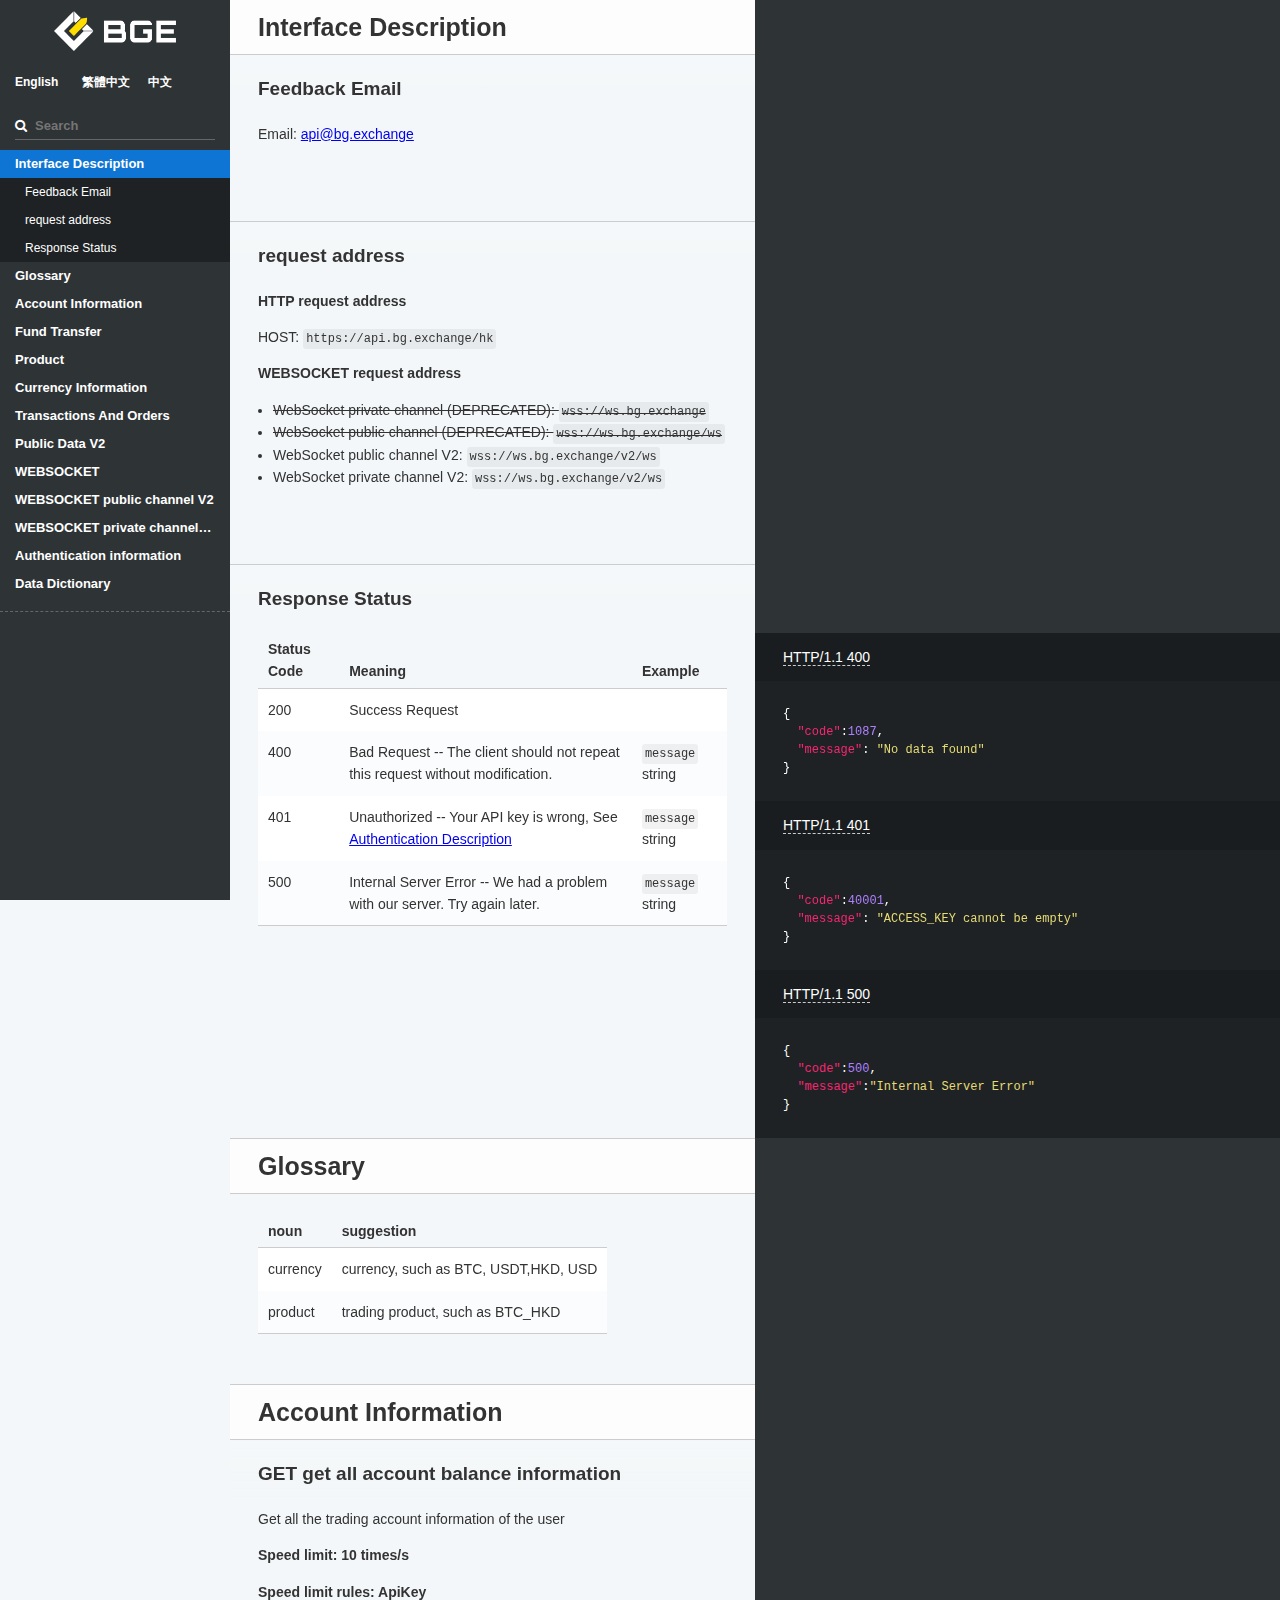
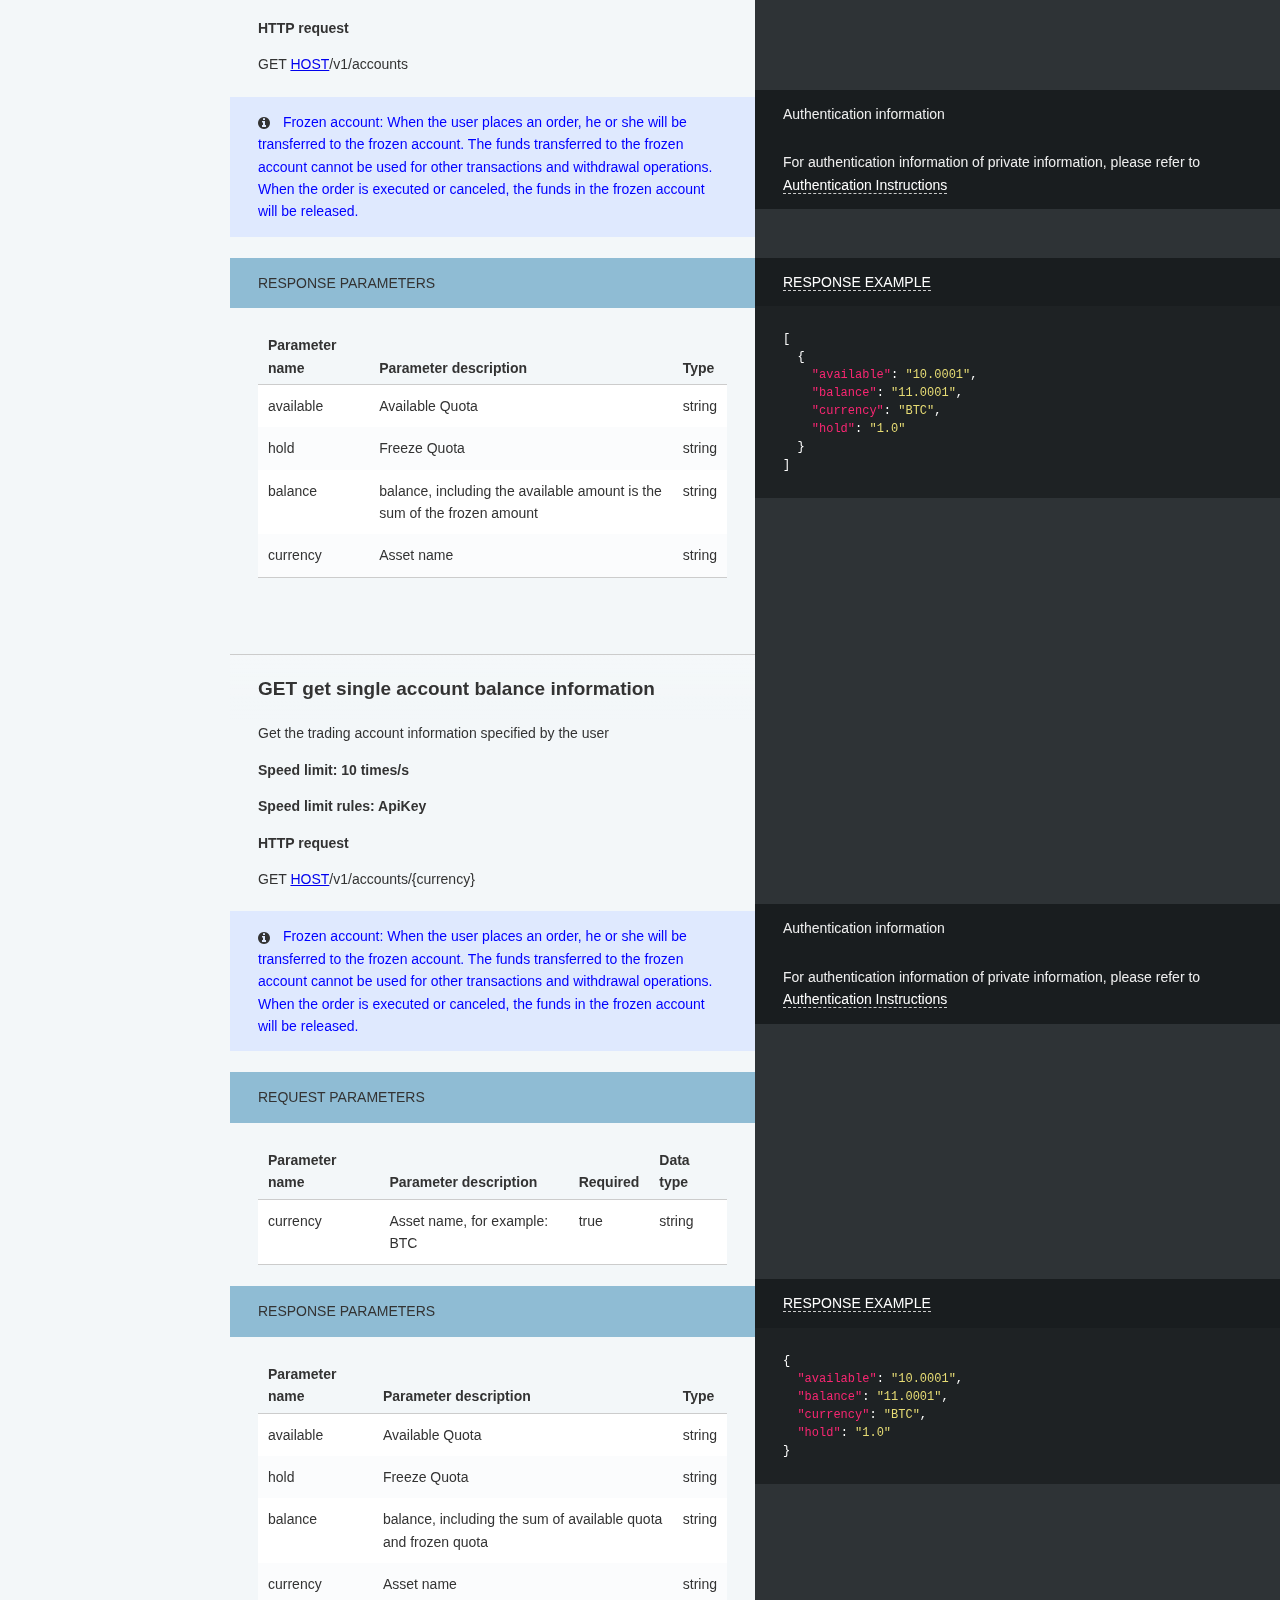
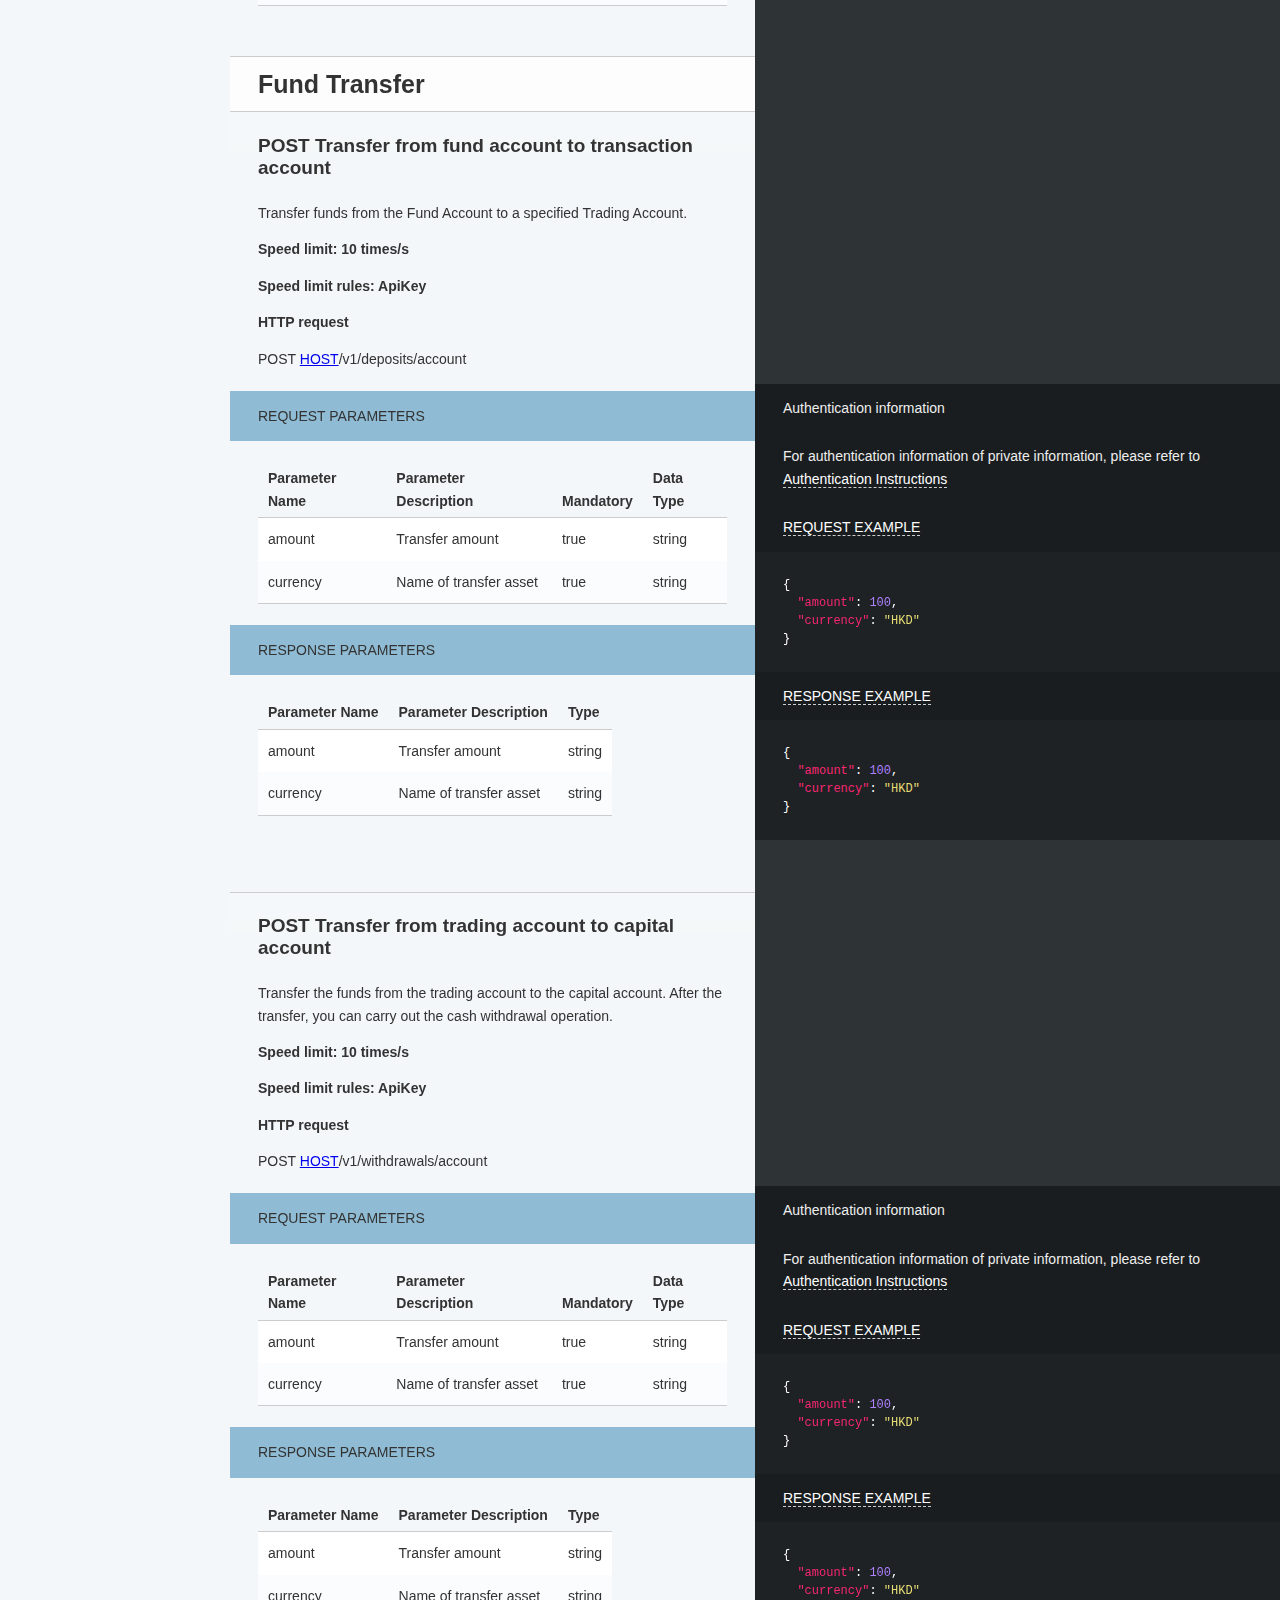
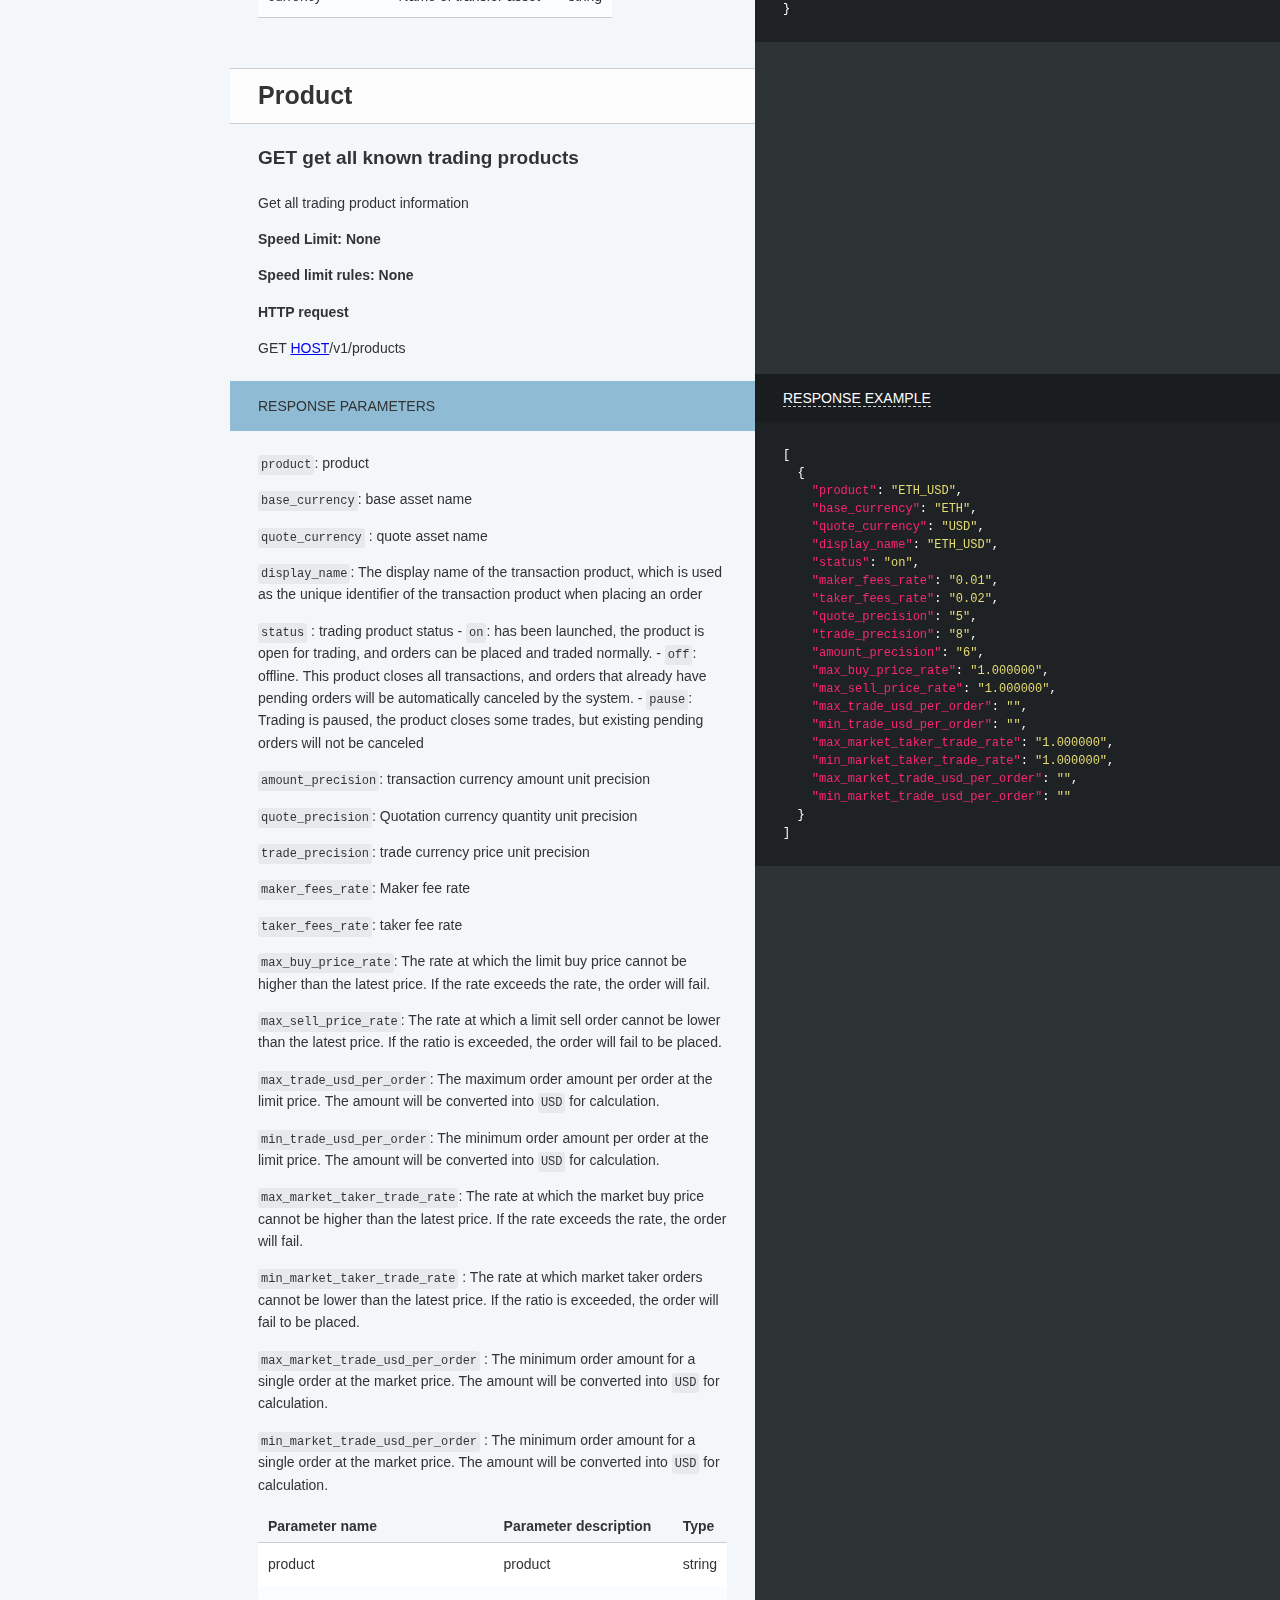
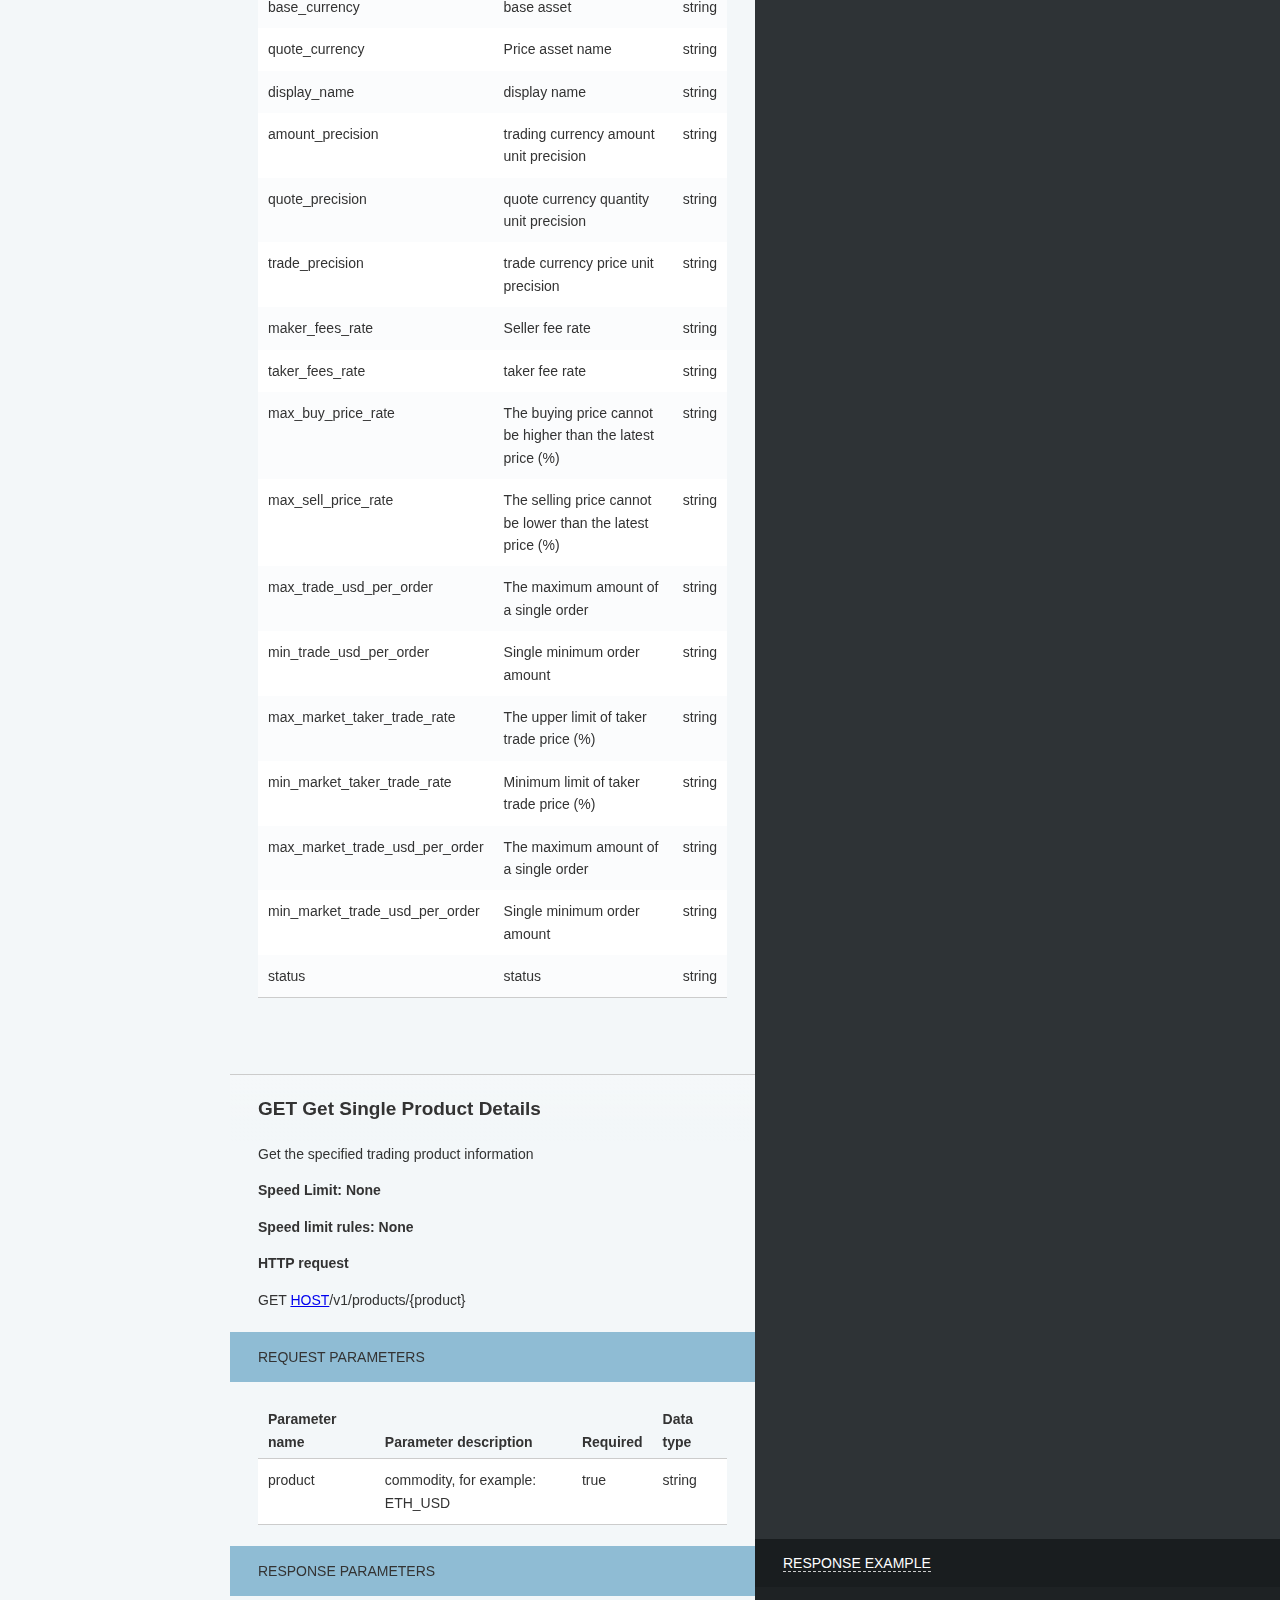
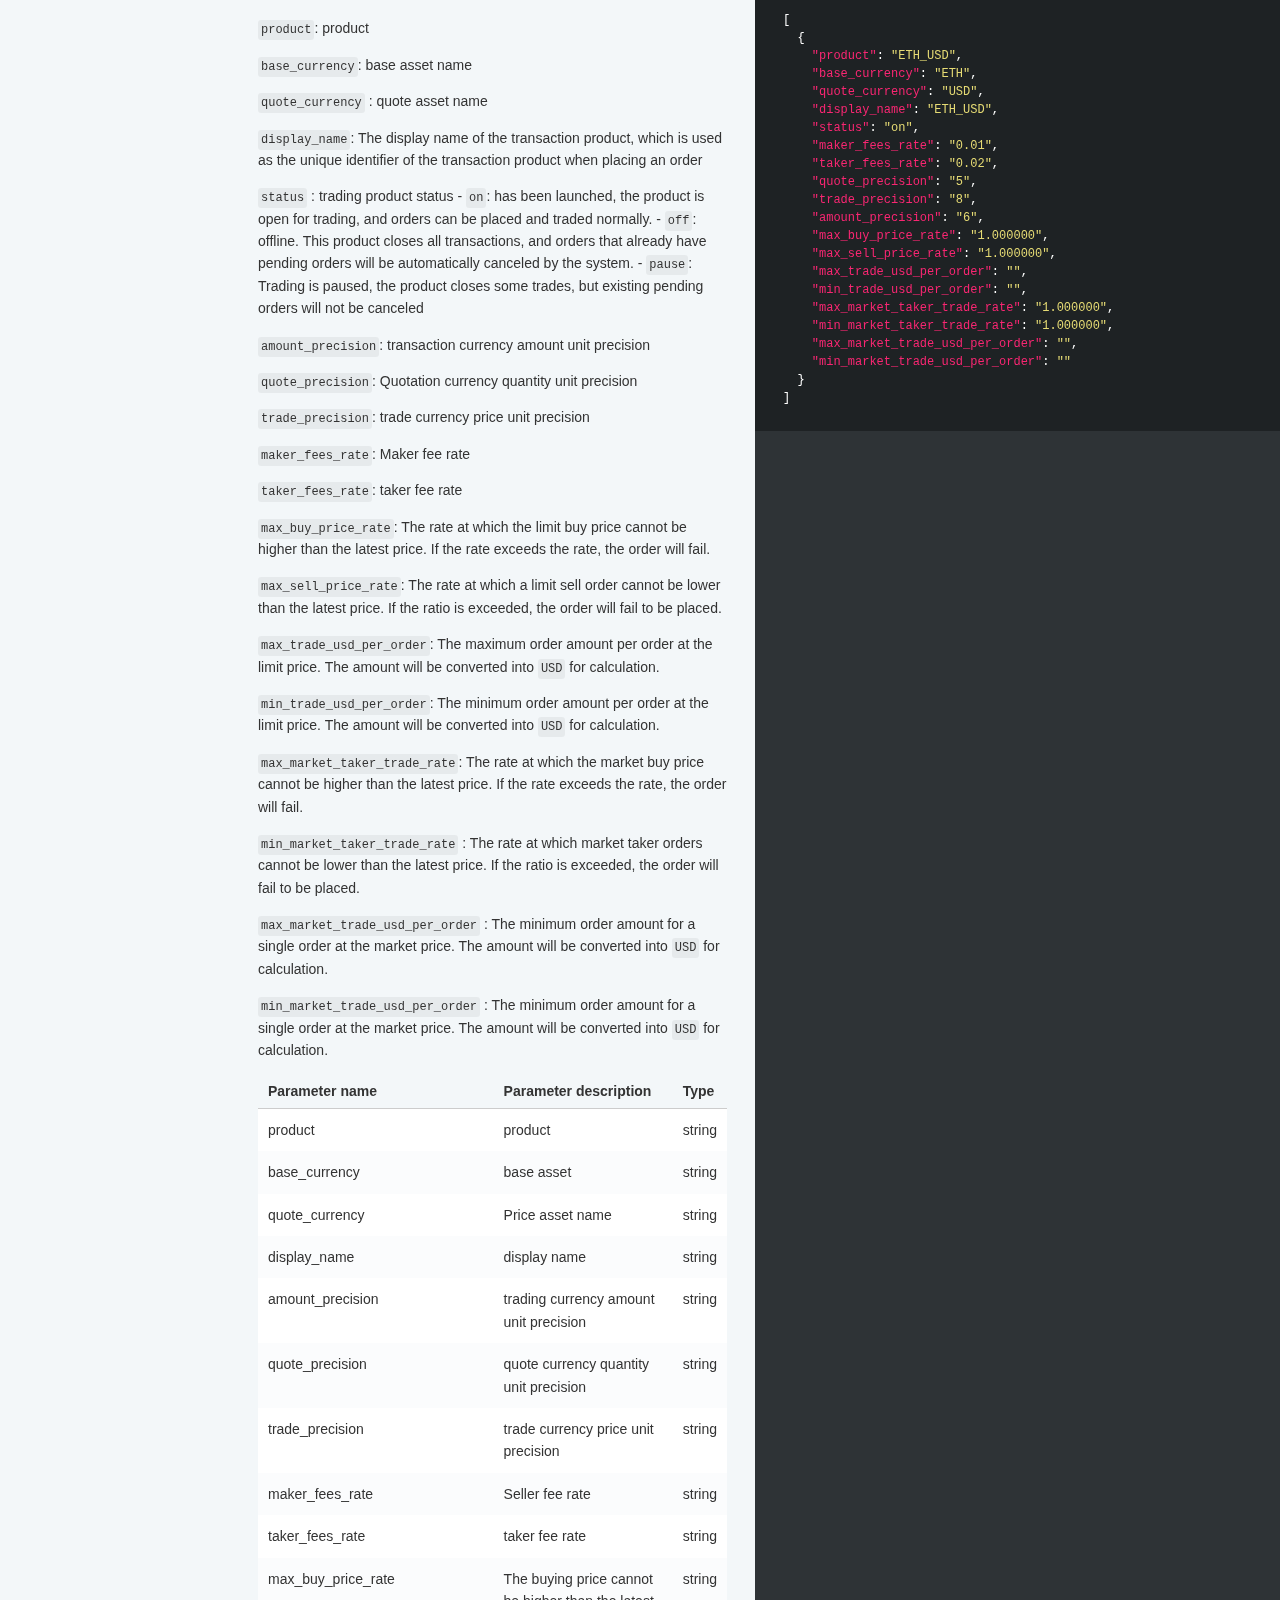
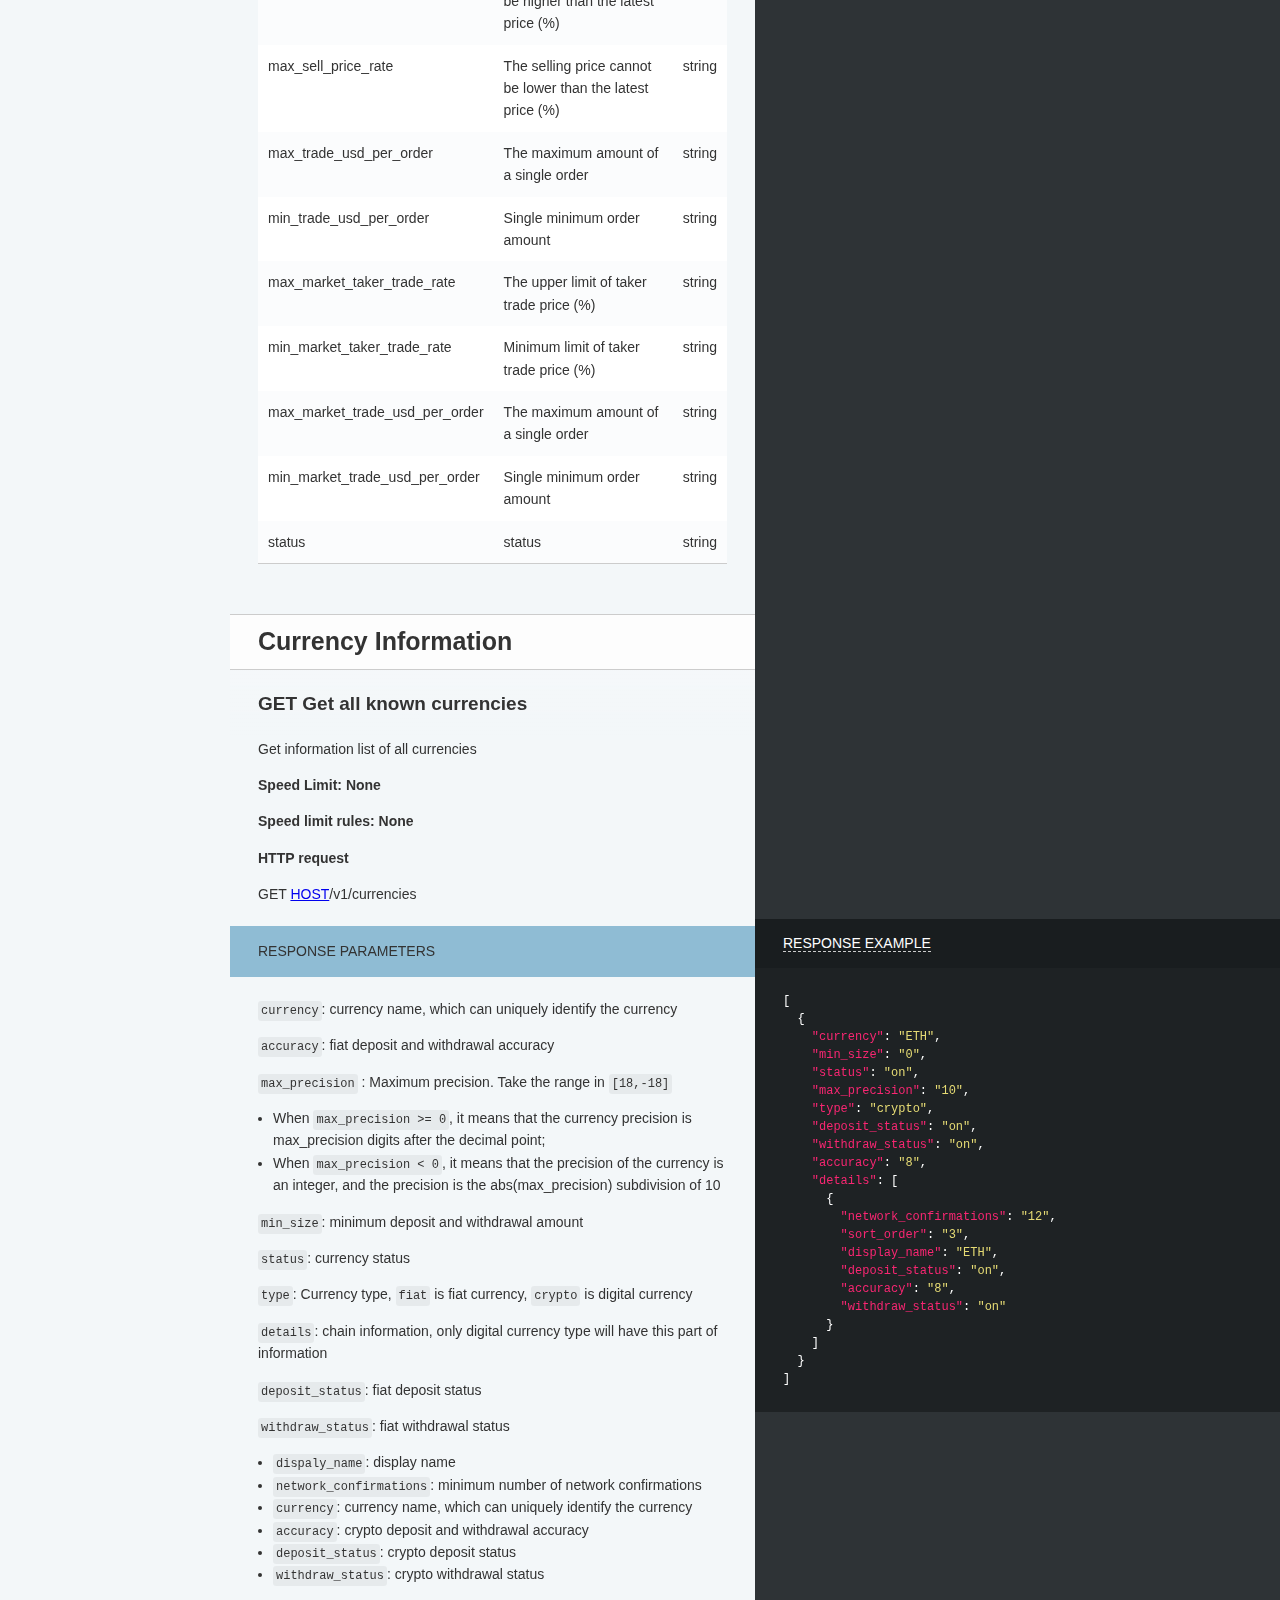
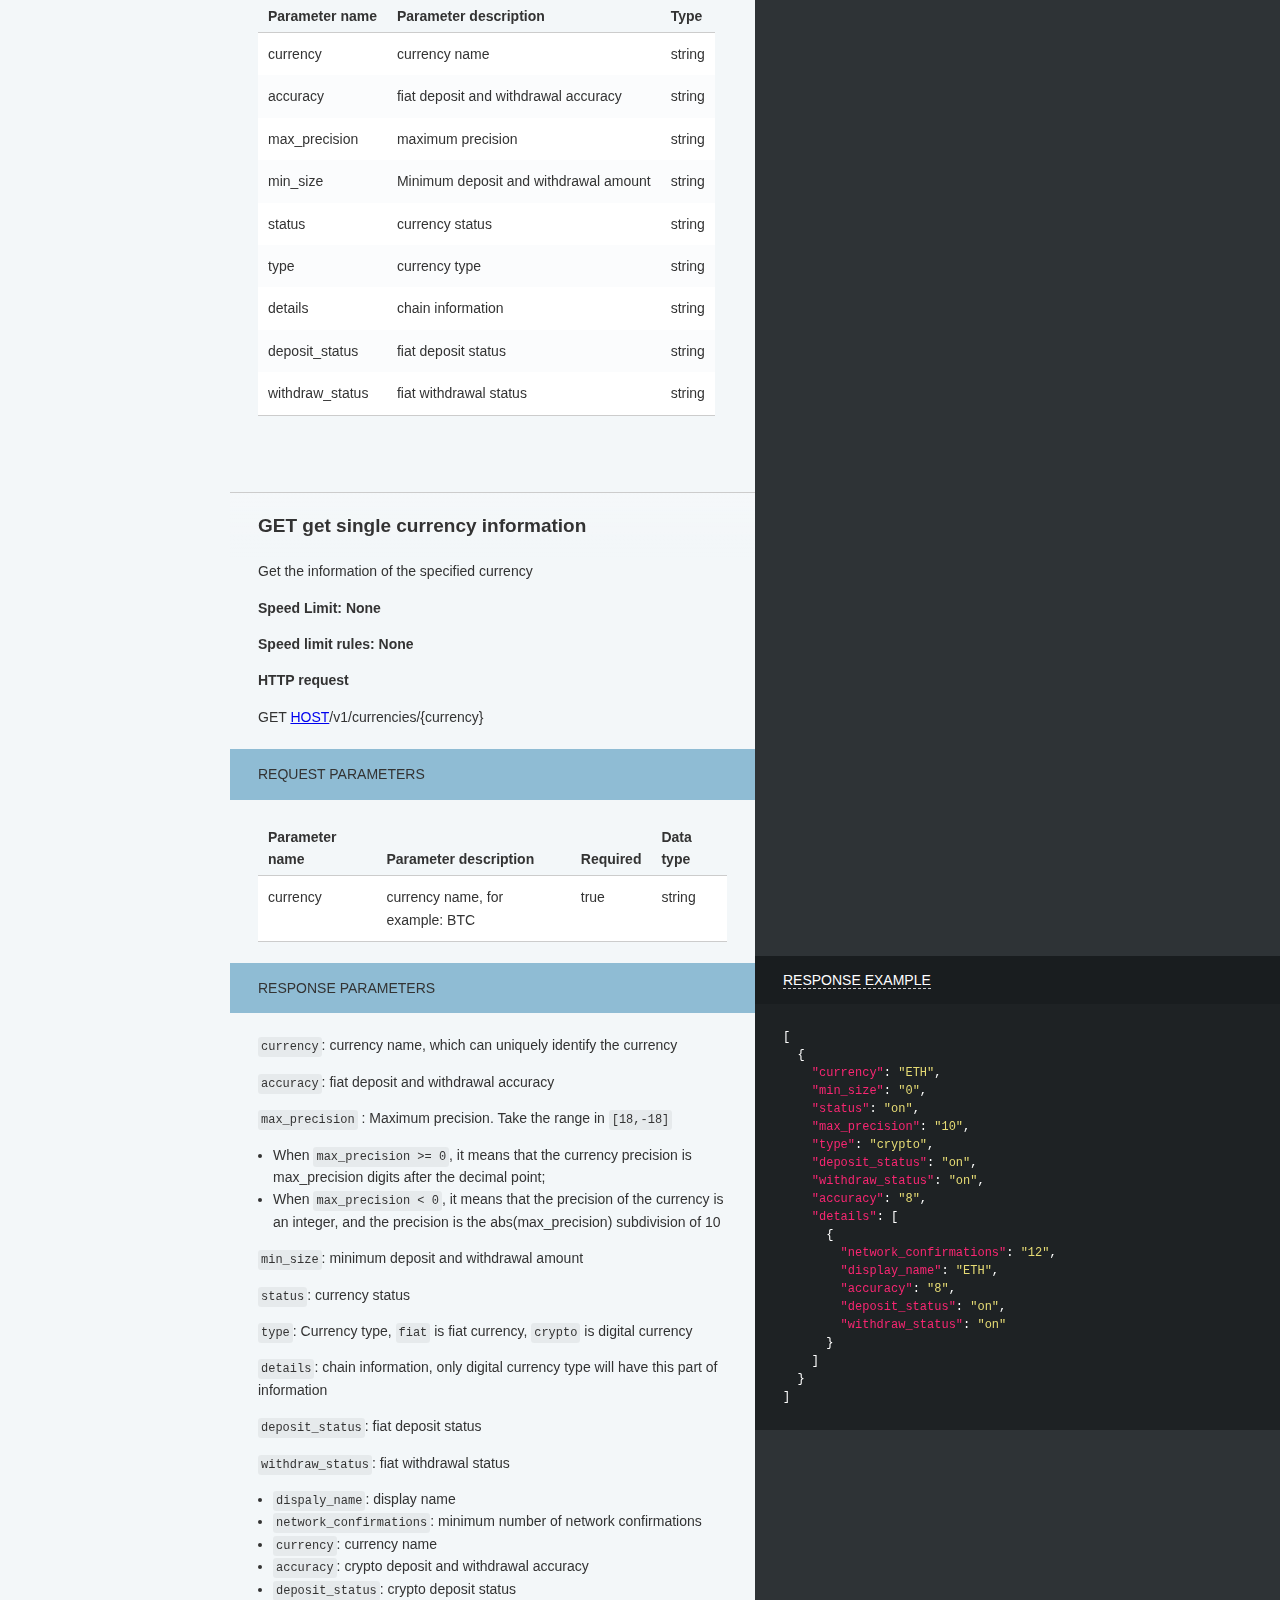
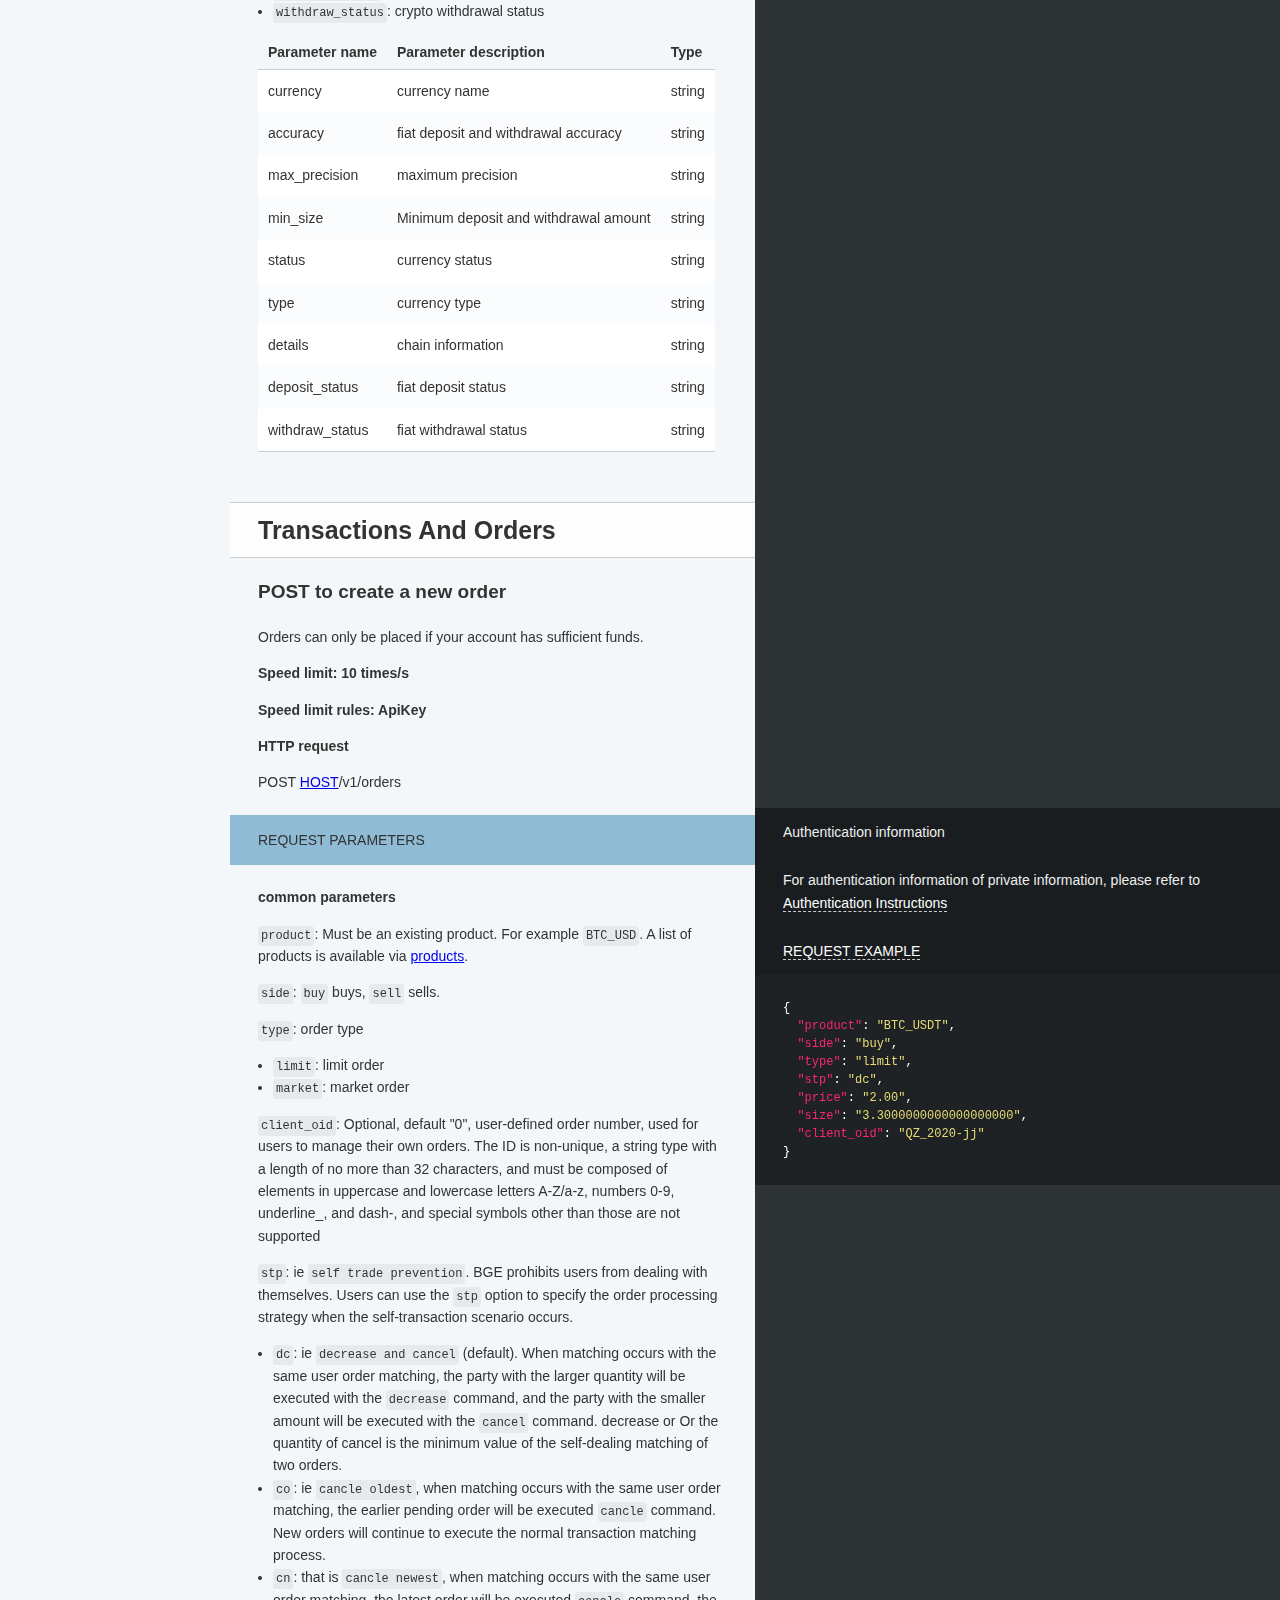
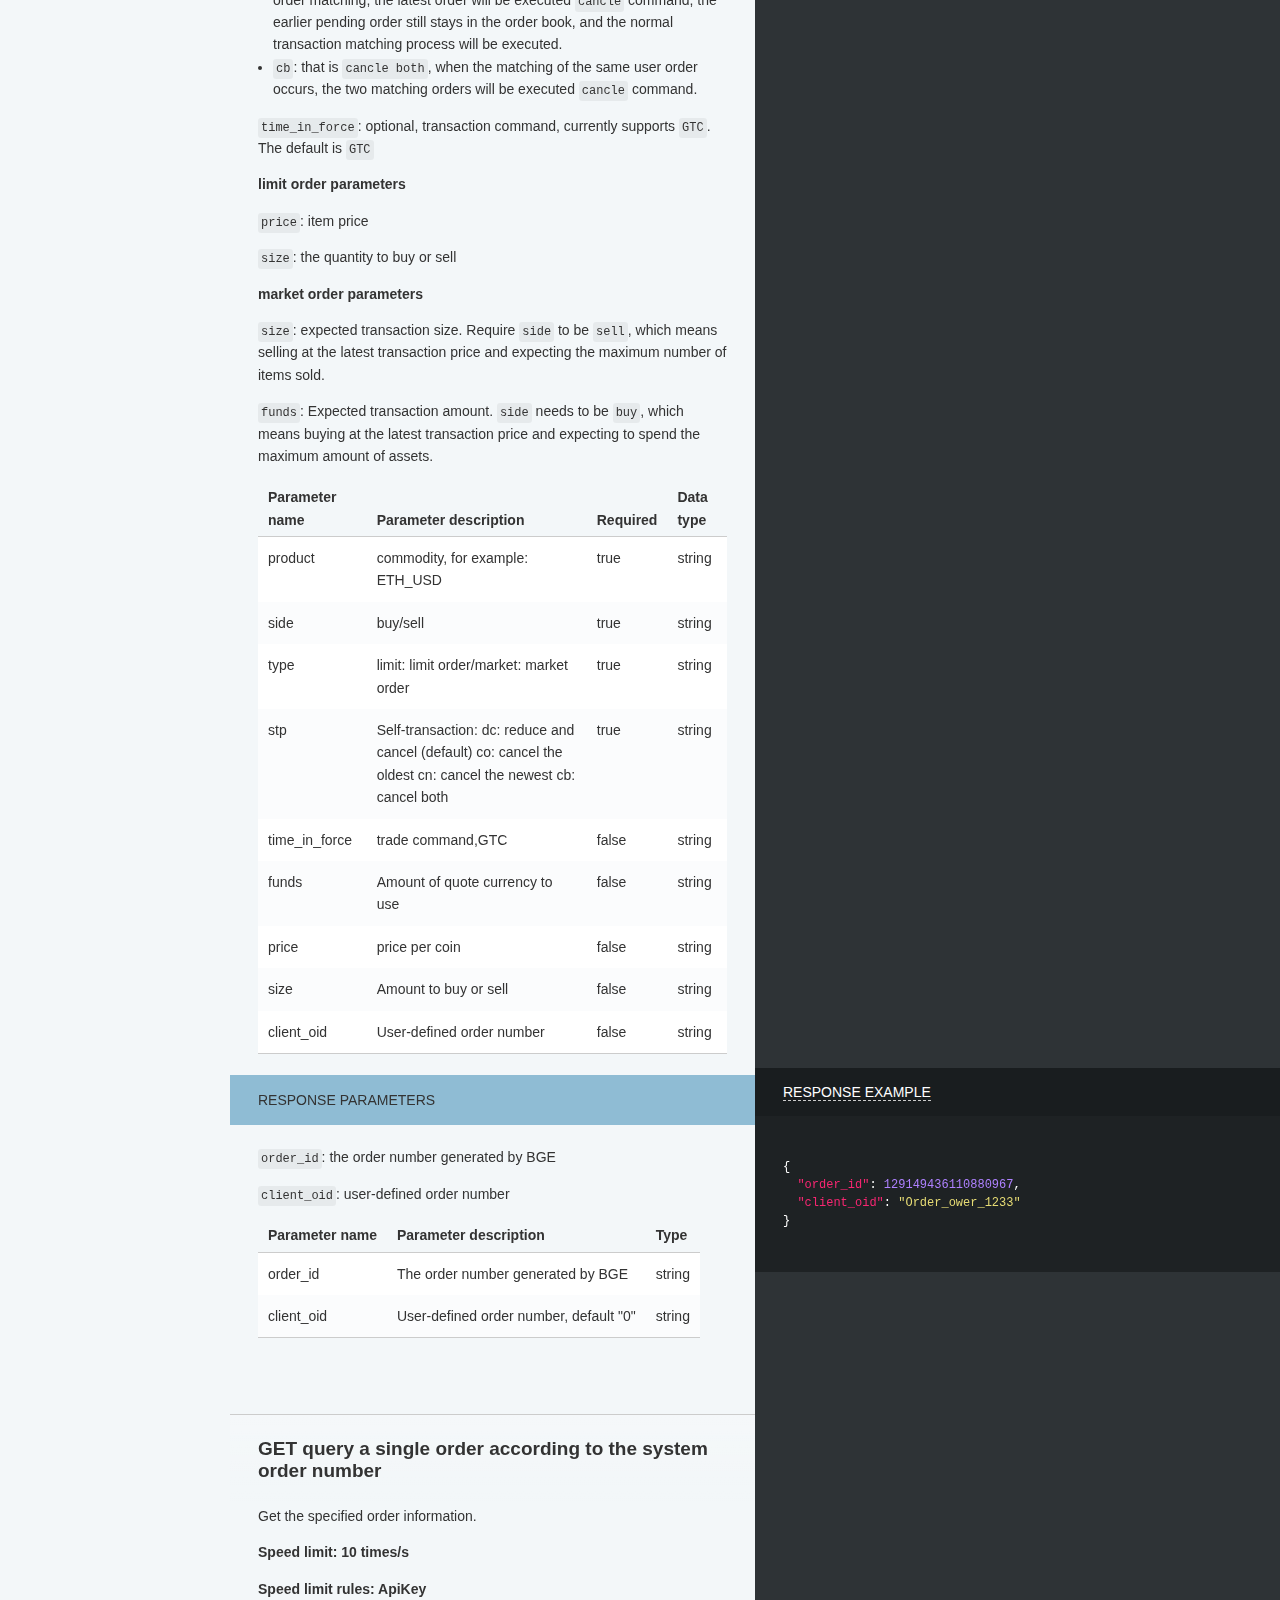
<file: en/index.html>
<!doctype html>
<html>
  <head>
    <meta charset="utf-8">
    <meta content="IE=edge,chrome=1" http-equiv="X-UA-Compatible">
    <meta name="viewport" content="width=device-width, initial-scale=1, maximum-scale=1">
    <title>API Reference v1.0</title>

    <style media="screen">
      .highlight table td { padding: 5px; }
.highlight table pre { margin: 0; }
.highlight .gh {
  color: #999999;
}
.highlight .sr {
  color: #f6aa11;
}
.highlight .go {
  color: #888888;
}
.highlight .gp {
  color: #555555;
}
.highlight .gs {
}
.highlight .gu {
  color: #aaaaaa;
}
.highlight .nb {
  color: #f6aa11;
}
.highlight .cm {
  color: #75715e;
}
.highlight .cp {
  color: #75715e;
}
.highlight .c1 {
  color: #75715e;
}
.highlight .cs {
  color: #75715e;
}
.highlight .c, .highlight .ch, .highlight .cd, .highlight .cpf {
  color: #75715e;
}
.highlight .err {
  color: #960050;
}
.highlight .gr {
  color: #960050;
}
.highlight .gt {
  color: #960050;
}
.highlight .gd {
  color: #49483e;
}
.highlight .gi {
  color: #49483e;
}
.highlight .ge {
  color: #49483e;
}
.highlight .kc {
  color: #66d9ef;
}
.highlight .kd {
  color: #66d9ef;
}
.highlight .kr {
  color: #66d9ef;
}
.highlight .no {
  color: #66d9ef;
}
.highlight .kt {
  color: #66d9ef;
}
.highlight .mf {
  color: #ae81ff;
}
.highlight .mh {
  color: #ae81ff;
}
.highlight .il {
  color: #ae81ff;
}
.highlight .mi {
  color: #ae81ff;
}
.highlight .mo {
  color: #ae81ff;
}
.highlight .m, .highlight .mb, .highlight .mx {
  color: #ae81ff;
}
.highlight .sc {
  color: #ae81ff;
}
.highlight .se {
  color: #ae81ff;
}
.highlight .ss {
  color: #ae81ff;
}
.highlight .sd {
  color: #e6db74;
}
.highlight .s2 {
  color: #e6db74;
}
.highlight .sb {
  color: #e6db74;
}
.highlight .sh {
  color: #e6db74;
}
.highlight .si {
  color: #e6db74;
}
.highlight .sx {
  color: #e6db74;
}
.highlight .s1 {
  color: #e6db74;
}
.highlight .s, .highlight .sa, .highlight .dl {
  color: #e6db74;
}
.highlight .na {
  color: #a6e22e;
}
.highlight .nc {
  color: #a6e22e;
}
.highlight .nd {
  color: #a6e22e;
}
.highlight .ne {
  color: #a6e22e;
}
.highlight .nf, .highlight .fm {
  color: #a6e22e;
}
.highlight .vc {
  color: #ffffff;
}
.highlight .nn {
  color: #ffffff;
}
.highlight .ni {
  color: #ffffff;
}
.highlight .bp {
  color: #ffffff;
}
.highlight .vg {
  color: #ffffff;
}
.highlight .vi {
  color: #ffffff;
}
.highlight .nv, .highlight .vm {
  color: #ffffff;
}
.highlight .w {
  color: #ffffff;
}
.highlight {
  color: #ffffff;
}
.highlight .n, .highlight .py, .highlight .nx {
  color: #ffffff;
}
.highlight .nl {
  color: #f92672;
}
.highlight .ow {
  color: #f92672;
}
.highlight .nt {
  color: #f92672;
}
.highlight .k, .highlight .kv {
  color: #f92672;
}
.highlight .kn {
  color: #f92672;
}
.highlight .kp {
  color: #f92672;
}
.highlight .o {
  color: #f92672;
}
    </style>
    <style media="print">
      * {
        -webkit-transition:none!important;
        transition:none!important;
      }
      .highlight table td { padding: 5px; }
.highlight table pre { margin: 0; }
.highlight, .highlight .w {
  color: #586e75;
}
.highlight .err {
  color: #002b36;
  background-color: #dc322f;
}
.highlight .c, .highlight .ch, .highlight .cd, .highlight .cm, .highlight .cpf, .highlight .c1, .highlight .cs {
  color: #657b83;
}
.highlight .cp {
  color: #b58900;
}
.highlight .nt {
  color: #b58900;
}
.highlight .o, .highlight .ow {
  color: #93a1a1;
}
.highlight .p, .highlight .pi {
  color: #93a1a1;
}
.highlight .gi {
  color: #859900;
}
.highlight .gd {
  color: #dc322f;
}
.highlight .gh {
  color: #268bd2;
  background-color: #002b36;
  font-weight: bold;
}
.highlight .k, .highlight .kn, .highlight .kp, .highlight .kr, .highlight .kv {
  color: #6c71c4;
}
.highlight .kc {
  color: #cb4b16;
}
.highlight .kt {
  color: #cb4b16;
}
.highlight .kd {
  color: #cb4b16;
}
.highlight .s, .highlight .sb, .highlight .sc, .highlight .dl, .highlight .sd, .highlight .s2, .highlight .sh, .highlight .sx, .highlight .s1 {
  color: #859900;
}
.highlight .sa {
  color: #6c71c4;
}
.highlight .sr {
  color: #2aa198;
}
.highlight .si {
  color: #d33682;
}
.highlight .se {
  color: #d33682;
}
.highlight .nn {
  color: #b58900;
}
.highlight .nc {
  color: #b58900;
}
.highlight .no {
  color: #b58900;
}
.highlight .na {
  color: #268bd2;
}
.highlight .m, .highlight .mb, .highlight .mf, .highlight .mh, .highlight .mi, .highlight .il, .highlight .mo, .highlight .mx {
  color: #859900;
}
.highlight .ss {
  color: #859900;
}
    </style>
    <link href="../stylesheets/screen-b5dd53c2.css" rel="stylesheet" media="screen" />
    <link href="../stylesheets/print-1f59e67a.css" rel="stylesheet" media="print" />
      <script src="../javascripts/all-a9fde460.js"></script>

  </head>

  <body class="en en_index" data-languages="[]">
    <a href="#" id="nav-button">
      <span>
        NAV
        <img src="../images/navbar-cad8cdcb.png" alt="" />
      </span>
    </a>
    <div class="toc-wrapper">
      <a href="https://bg.exchange">
        <img src="../images/logo-7362dcfc.png" class="logo" alt="" />
      </a>
         <div class="localizable_tabs">
                      <a href="/openapi/">English</a>
                      <a href="/openapi/tc/">繁體中文</a>
                      <a href="/openapi/zh/">中文</a>
                </div>

        <div class="search">
          <input type="text" class="search" id="input-search" placeholder="Search">
        </div>
        <ul class="search-results"></ul>
      <ul id="toc" class="toc-list-h1">
          <li>
            <a href="#interface-description" class="toc-h1 toc-link" data-title="Interface Description">Interface Description</a>
              <ul class="toc-list-h2">
                  <li>
                    <a href="#feedback-email" class="toc-h2 toc-link" data-title="Feedback Email">Feedback Email</a>
                  </li>
                  <li>
                    <a href="#request-address" class="toc-h2 toc-link" data-title="request address">request address</a>
                  </li>
                  <li>
                    <a href="#response-status" class="toc-h2 toc-link" data-title="Response Status">Response Status</a>
                  </li>
              </ul>
          </li>
          <li>
            <a href="#glossary" class="toc-h1 toc-link" data-title="Glossary">Glossary</a>
          </li>
          <li>
            <a href="#account-information" class="toc-h1 toc-link" data-title="Account Information">Account Information</a>
              <ul class="toc-list-h2">
                  <li>
                    <a href="#Get all account balance information" class="toc-h2 toc-link" data-title="GET get all account balance information">GET get all account balance information</a>
                  </li>
                  <li>
                    <a href="#Get single account balance information" class="toc-h2 toc-link" data-title="GET get single account balance information">GET get single account balance information</a>
                  </li>
              </ul>
          </li>
          <li>
            <a href="#fund-transfer" class="toc-h1 toc-link" data-title="Fund Transfer">Fund Transfer</a>
              <ul class="toc-list-h2">
                  <li>
                    <a href="#Transfer from fund account to transaction account" class="toc-h2 toc-link" data-title="POST Transfer from fund account to transaction account">POST Transfer from fund account to transaction account</a>
                  </li>
                  <li>
                    <a href="#Transfer from trading account to capital account" class="toc-h2 toc-link" data-title="POST Transfer from trading account to capital account">POST Transfer from trading account to capital account</a>
                  </li>
              </ul>
          </li>
          <li>
            <a href="#product" class="toc-h1 toc-link" data-title="Product">Product</a>
              <ul class="toc-list-h2">
                  <li>
                    <a href="#Get all known trading products" class="toc-h2 toc-link" data-title="GET get all known trading products">GET get all known trading products</a>
                  </li>
                  <li>
                    <a href="#Get Single Product Details" class="toc-h2 toc-link" data-title="GET Get Single Product Details">GET Get Single Product Details</a>
                  </li>
              </ul>
          </li>
          <li>
            <a href="#currency-information" class="toc-h1 toc-link" data-title="Currency Information">Currency Information</a>
              <ul class="toc-list-h2">
                  <li>
                    <a href="#Get all known currencies" class="toc-h2 toc-link" data-title="GET Get all known currencies">GET Get all known currencies</a>
                  </li>
                  <li>
                    <a href="#Get single currency information" class="toc-h2 toc-link" data-title="GET get single currency information">GET get single currency information</a>
                  </li>
              </ul>
          </li>
          <li>
            <a href="#transactions-and-orders" class="toc-h1 toc-link" data-title="Transactions And Orders">Transactions And Orders</a>
              <ul class="toc-list-h2">
                  <li>
                    <a href="#Create new order" class="toc-h2 toc-link" data-title="POST to create a new order">POST to create a new order</a>
                  </li>
                  <li>
                    <a href="#Query a single order according to the system order number" class="toc-h2 toc-link" data-title="GET query a single order according to the system order number">GET query a single order according to the system order number</a>
                  </li>
                  <li>
                    <a href="#Query a single order by user-defined order number" class="toc-h2 toc-link" data-title="GET Query a single order by user-defined order number">GET Query a single order by user-defined order number</a>
                  </li>
                  <li>
                    <a href="#Get Transaction Details" class="toc-h2 toc-link" data-title="GET Get Transaction Details">GET Get Transaction Details</a>
                  </li>
                  <li>
                    <a href="#Get current unfinished orders" class="toc-h2 toc-link" data-title="GET Get current unfinished orders">GET Get current unfinished orders</a>
                  </li>
                  <li>
                    <a href="#Cancel a single order according to the system order number" class="toc-h2 toc-link" data-title="DELETE Cancel a single order according to the system order number">DELETE Cancel a single order according to the system order number</a>
                  </li>
                  <li>
                    <a href="#Cancel a single order according to the user-defined order number" class="toc-h2 toc-link" data-title="DELETE Cancel a single order according to the user-defined order number">DELETE Cancel a single order according to the user-defined order number</a>
                  </li>
                  <li>
                    <a href="#Cancel all orders by item" class="toc-h2 toc-link" data-title="DELETE Cancel all orders by item">DELETE Cancel all orders by item</a>
                  </li>
              </ul>
          </li>
          <li>
            <a href="#v2-public-market" class="toc-h1 toc-link" data-title="Public Data V2">Public Data V2</a>
              <ul class="toc-list-h2">
                  <li>
                    <a href="#http-kline" class="toc-h2 toc-link" data-title="GET Kline">GET Kline</a>
                  </li>
                  <li>
                    <a href="#http-orderbook" class="toc-h2 toc-link" data-title="GET order book">GET order book</a>
                  </li>
                  <li>
                    <a href="#http-get-all-tickers" class="toc-h2 toc-link" data-title="GET 24-hour market data of all currency pairs">GET 24-hour market data of all currency pairs</a>
                  </li>
                  <li>
                    <a href="#http-get-ticker" class="toc-h2 toc-link" data-title="GET single currency pair 24-hour market data">GET single currency pair 24-hour market data</a>
                  </li>
                  <li>
                    <a href="#http-get-fiils" class="toc-h2 toc-link" data-title="GET single currency pair real-time transaction data">GET single currency pair real-time transaction data</a>
                  </li>
              </ul>
          </li>
          <li>
            <a href="#v2-base-ws" class="toc-h1 toc-link" data-title="WEBSOCKET">WEBSOCKET</a>
              <ul class="toc-list-h2">
                  <li>
                    <a href="#websocket-basic-instructions" class="toc-h2 toc-link" data-title="WEBSOCKET basic instructions">WEBSOCKET basic instructions</a>
                  </li>
                  <li>
                    <a href="#connection-instructions" class="toc-h2 toc-link" data-title="Connection instructions">Connection instructions</a>
                  </li>
                  <li>
                    <a href="#subscription-limits" class="toc-h2 toc-link" data-title="Subscription Limits">Subscription Limits</a>
                  </li>
                  <li>
                    <a href="#keep-the-connection" class="toc-h2 toc-link" data-title="keep the connection">keep the connection</a>
                  </li>
                  <li>
                    <a href="#request-error" class="toc-h2 toc-link" data-title="request error">request error</a>
                  </li>
              </ul>
          </li>
          <li>
            <a href="#v2-public-ws" class="toc-h1 toc-link" data-title="WEBSOCKET public channel V2">WEBSOCKET public channel V2</a>
              <ul class="toc-list-h2">
                  <li>
                    <a href="#v2-public-candles" class="toc-h2 toc-link" data-title="K-line channel">K-line channel</a>
                  </li>
                  <li>
                    <a href="#v2-public-fills" class="toc-h2 toc-link" data-title="Close channel">Close channel</a>
                  </li>
                  <li>
                    <a href="#v2-public-orderbook" class="toc-h2 toc-link" data-title="Deep Channel">Deep Channel</a>
                  </li>
                  <li>
                    <a href="#v2-public-depth" class="toc-h2 toc-link" data-title="Deep depth channel">Deep depth channel</a>
                  </li>
                  <li>
                    <a href="#v2-public-ticker" class="toc-h2 toc-link" data-title="Quote channel">Quote channel</a>
                  </li>
                  <li>
                    <a href="#v2-public-req-param" class="toc-h2 toc-link" data-title="Public channel Request field description">Public channel Request field description</a>
                  </li>
                  <li>
                    <a href="#v2-public-rep-param" class="toc-h2 toc-link" data-title="Response field description of public channel">Response field description of public channel</a>
                  </li>
                  <li>
                    <a href="#v2-publilc-events" class="toc-h2 toc-link" data-title="List of public channel events">List of public channel events</a>
                  </li>
                  <li>
                    <a href="#v2-publilc-bizs" class="toc-h2 toc-link" data-title="Public Channel Biz List">Public Channel Biz List</a>
                  </li>
                  <li>
                    <a href="#v2-publilc-types" class="toc-h2 toc-link" data-title="List of Public Channel Types">List of Public Channel Types</a>
                  </li>
              </ul>
          </li>
          <li>
            <a href="#v2-private-ws" class="toc-h1 toc-link" data-title="WEBSOCKET private channel V2">WEBSOCKET private channel V2</a>
              <ul class="toc-list-h2">
                  <li>
                    <a href="#v2-private-auth" class="toc-h2 toc-link" data-title="Private channel login authentication">Private channel login authentication</a>
                  </li>
                  <li>
                    <a href="#v2-private-assess" class="toc-h2 toc-link" data-title="Private channel assets">Private channel assets</a>
                  </li>
                  <li>
                    <a href="#v2-private-orders" class="toc-h2 toc-link" data-title="Private Channel Orders">Private Channel Orders</a>
                  </li>
                  <li>
                    <a href="#v2-private-req-param" class="toc-h2 toc-link" data-title="Private channel general request parameter description">Private channel general request parameter description</a>
                  </li>
                  <li>
                    <a href="#v2-private-rep-param" class="toc-h2 toc-link" data-title="Private channel general response parameter description">Private channel general response parameter description</a>
                  </li>
                  <li>
                    <a href="#v2-private-events" class="toc-h2 toc-link" data-title="Private channel event list">Private channel event list</a>
                  </li>
                  <li>
                    <a href="#v2-private-bizs" class="toc-h2 toc-link" data-title="Private Channel Biz List">Private Channel Biz List</a>
                  </li>
                  <li>
                    <a href="#v2-private-types" class="toc-h2 toc-link" data-title="Private Channel Type List">Private Channel Type List</a>
                  </li>
              </ul>
          </li>
          <li>
            <a href="#authentication-information" class="toc-h1 toc-link" data-title="Authentication information">Authentication information</a>
          </li>
          <li>
            <a href="#data-dictionary" class="toc-h1 toc-link" data-title="Data Dictionary">Data Dictionary</a>
              <ul class="toc-list-h2">
                  <li>
                    <a href="#websocket-error-code-comparison-table" class="toc-h2 toc-link" data-title="WEBSOCKET error code comparison table">WEBSOCKET error code comparison table</a>
                  </li>
                  <li>
                    <a href="#user-authentication-error-code-comparison-table" class="toc-h2 toc-link" data-title="User authentication error code comparison table">User authentication error code comparison table</a>
                  </li>
                  <li>
                    <a href="#business-error-code-comparison-table" class="toc-h2 toc-link" data-title="Business error code comparison table">Business error code comparison table</a>
                  </li>
              </ul>
          </li>
      </ul>
        <ul class="toc-footer">
        </ul>
    </div>
    <div class="page-wrapper">
      <div class="dark-box"></div>
      <div class="content">
        <h1 id='interface-description'>Interface Description</h1><h2 id='feedback-email'>Feedback Email</h2>
<p>Email: <a href="mailto:api@bg.exchange" id="api-support">api@bg.exchange</a></p>
<h2 id='request-address'>request address</h2>
<p><strong>HTTP request address</strong><br></p>

<p><a id="HTTP-HOST"></a>
HOST: <code>https://api.bg.exchange/hk</code></p>

<p><strong>WEBSOCKET request address</strong></p>

<ul>
<li><del>WebSocket private channel (DEPRECATED)<a id="WS_HOST_PUBLIC"></a>: <code>wss://ws.bg.exchange</code></del></li>
<li><del>WebSocket public channel (DEPRECATED)<a id="WS_HOST_PRIVATE"></a>: <code>wss://ws.bg.exchange/ws</code></del></li>
<li>WebSocket public channel V2<a id="WS_HOST_PUBLIC_V2"></a>: <code>wss://ws.bg.exchange/v2/ws</code></li>
<li>WebSocket private channel V2<a id="WS_HOST_PRIVATE_V2"></a>: <code>wss://ws.bg.exchange/v2/ws</code></li>
</ul>
<h2 id='response-status'>Response Status</h2>
<blockquote>
<p><a name="ResonpseExample"><a href="#ERR1">HTTP/1.1 400</a></a></p>
</blockquote>
<div class="highlight"><pre class="highlight json tab-json"><code><span class="p">{</span><span class="w">
  </span><span class="nl">"code"</span><span class="p">:</span><span class="mi">1087</span><span class="p">,</span><span class="w">
  </span><span class="nl">"message"</span><span class="p">:</span><span class="w"> </span><span class="s2">"No data found"</span><span class="w">
</span><span class="p">}</span><span class="w">
</span></code></pre></div>
<blockquote>
<p><a name="ResonpseExample"><a href="#ERR2">HTTP/1.1 401</a></a></p>
</blockquote>
<div class="highlight"><pre class="highlight json tab-json"><code><span class="p">{</span><span class="w">
  </span><span class="nl">"code"</span><span class="p">:</span><span class="mi">40001</span><span class="p">,</span><span class="w">
  </span><span class="nl">"message"</span><span class="p">:</span><span class="w"> </span><span class="s2">"ACCESS_KEY cannot be empty"</span><span class="w">
</span><span class="p">}</span><span class="w">
</span></code></pre></div>
<blockquote>
<p><a name="ResonpseExample"><a href="#ERR1">HTTP/1.1 500</a></a></p>
</blockquote>
<div class="highlight"><pre class="highlight json tab-json"><code><span class="p">{</span><span class="w">
  </span><span class="nl">"code"</span><span class="p">:</span><span class="mi">500</span><span class="p">,</span><span class="w">
  </span><span class="nl">"message"</span><span class="p">:</span><span class="s2">"Internal Server Error"</span><span class="w">
</span><span class="p">}</span><span class="w">
</span></code></pre></div>
<table><thead>
<tr>
<th>Status Code</th>
<th>Meaning</th>
<th>Example</th>
</tr>
</thead><tbody>
<tr>
<td>200</td>
<td>Success Request</td>
<td></td>
</tr>
<tr>
<td>400</td>
<td>Bad Request -- The client should not repeat this request without modification.</td>
<td><code>message</code> string</td>
</tr>
<tr>
<td>401</td>
<td>Unauthorized -- Your API key is wrong, See <a href="#auth">Authentication Description</a></td>
<td><code>message</code> string</td>
</tr>
<tr>
<td>500</td>
<td>Internal Server Error -- We had a problem with our server. Try again later.</td>
<td><code>message</code> string</td>
</tr>
</tbody></table>
<h1 id='glossary'>Glossary</h1>
<table><thead>
<tr>
<th>noun</th>
<th>suggestion</th>
</tr>
</thead><tbody>
<tr>
<td>currency</td>
<td>currency, such as BTC, USDT,HKD, USD</td>
</tr>
<tr>
<td>product</td>
<td>trading product, such as BTC_HKD</td>
</tr>
</tbody></table>
<h1 id='account-information'>Account Information</h1>
<h2 id="Get all account balance information">GET get all account balance information</h2>

<p>Get all the trading account information of the user</p>

<p><strong>Speed limit: 10 times/s</strong></p>

<p><strong>Speed limit rules: ApiKey</strong></p>

<p><strong>HTTP request</strong></p>

<p>GET <a href="#HTTP-HOST">HOST</a>/v1/accounts</p>

<blockquote>
<p>Authentication information</p>

<p>For authentication information of private information, please refer to <a href="#auth">Authentication Instructions</a></p>
</blockquote>

<aside class="notice">
  <span style="color: blue;">
Frozen account: When the user places an order, he or she will be transferred to the frozen account. The funds transferred to the frozen account cannot be used for other transactions and withdrawal operations. When the order is executed or canceled, the funds in the frozen account will be released.
  </span>
</aside>

<blockquote>
<p><a name="ResonpseExample">RESPONSE EXAMPLE</a></p>
</blockquote>
<div class="highlight"><pre class="highlight json tab-json"><code><span class="p">[</span><span class="w">
  </span><span class="p">{</span><span class="w">
    </span><span class="nl">"available"</span><span class="p">:</span><span class="w"> </span><span class="s2">"10.0001"</span><span class="p">,</span><span class="w">
    </span><span class="nl">"balance"</span><span class="p">:</span><span class="w"> </span><span class="s2">"11.0001"</span><span class="p">,</span><span class="w">
    </span><span class="nl">"currency"</span><span class="p">:</span><span class="w"> </span><span class="s2">"BTC"</span><span class="p">,</span><span class="w">
    </span><span class="nl">"hold"</span><span class="p">:</span><span class="w"> </span><span class="s2">"1.0"</span><span class="w">
  </span><span class="p">}</span><span class="w">
</span><span class="p">]</span><span class="w">
</span></code></pre></div>
<aside>
RESPONSE PARAMETERS
</aside>

<table><thead>
<tr>
<th>Parameter name</th>
<th>Parameter description</th>
<th>Type</th>
</tr>
</thead><tbody>
<tr>
<td>available</td>
<td>Available Quota</td>
<td>string</td>
</tr>
<tr>
<td>hold</td>
<td>Freeze Quota</td>
<td>string</td>
</tr>
<tr>
<td>balance</td>
<td>balance, including the available amount is the sum of the frozen amount</td>
<td>string</td>
</tr>
<tr>
<td>currency</td>
<td>Asset name</td>
<td>string</td>
</tr>
</tbody></table>

<h2 id="Get single account balance information">GET get single account balance information</h2>

<p>Get the trading account information specified by the user</p>

<p><strong>Speed limit: 10 times/s</strong></p>

<p><strong>Speed limit rules: ApiKey</strong></p>

<p><strong>HTTP request</strong></p>

<p>GET <a href="#HTTP-HOST">HOST</a>/v1/accounts/{currency}</p>

<blockquote>
<p>Authentication information</p>

<p>For authentication information of private information, please refer to <a href="#auth">Authentication Instructions</a></p>
</blockquote>

<aside class="notice">
  <span style="color: blue;">
Frozen account: When the user places an order, he or she will be transferred to the frozen account. The funds transferred to the frozen account cannot be used for other transactions and withdrawal operations. When the order is executed or canceled, the funds in the frozen account will be released.
  </span>
</aside>

<aside>
REQUEST PARAMETERS
</aside>

<table><thead>
<tr>
<th>Parameter name</th>
<th>Parameter description</th>
<th>Required</th>
<th>Data type</th>
</tr>
</thead><tbody>
<tr>
<td>currency</td>
<td>Asset name, for example: BTC</td>
<td>true</td>
<td>string</td>
</tr>
</tbody></table>

<blockquote>
<p><a name="ResonpseExample">RESPONSE EXAMPLE</a></p>
</blockquote>
<div class="highlight"><pre class="highlight json tab-json"><code><span class="p">{</span><span class="w">
  </span><span class="nl">"available"</span><span class="p">:</span><span class="w"> </span><span class="s2">"10.0001"</span><span class="p">,</span><span class="w">
  </span><span class="nl">"balance"</span><span class="p">:</span><span class="w"> </span><span class="s2">"11.0001"</span><span class="p">,</span><span class="w">
  </span><span class="nl">"currency"</span><span class="p">:</span><span class="w"> </span><span class="s2">"BTC"</span><span class="p">,</span><span class="w">
  </span><span class="nl">"hold"</span><span class="p">:</span><span class="w"> </span><span class="s2">"1.0"</span><span class="w">
</span><span class="p">}</span><span class="w">
</span></code></pre></div>
<aside>
RESPONSE PARAMETERS
</aside>

<table><thead>
<tr>
<th>Parameter name</th>
<th>Parameter description</th>
<th>Type</th>
</tr>
</thead><tbody>
<tr>
<td>available</td>
<td>Available Quota</td>
<td>string</td>
</tr>
<tr>
<td>hold</td>
<td>Freeze Quota</td>
<td>string</td>
</tr>
<tr>
<td>balance</td>
<td>balance, including the sum of available quota and frozen quota</td>
<td>string</td>
</tr>
<tr>
<td>currency</td>
<td>Asset name</td>
<td>string</td>
</tr>
</tbody></table>
<h1 id='fund-transfer'>Fund Transfer</h1>
<h2 id="Transfer from fund account to transaction account">POST Transfer from fund account to transaction account</h2>

<p>Transfer funds from the Fund Account to a specified Trading Account.</p>

<p><strong>Speed limit: 10 times/s</strong></p>

<p><strong>Speed limit rules: ApiKey</strong></p>

<p><strong>HTTP request</strong></p>

<p>POST <a href="#HTTP-HOST">HOST</a>/v1/deposits/account</p>

<blockquote>
<p>Authentication information</p>

<p>For authentication information of private information, please refer to <a href="#auth">Authentication Instructions</a></p>

<p><a name="ReeuestExample">REQUEST EXAMPLE</a></p>
</blockquote>
<div class="highlight"><pre class="highlight json tab-json"><code><span class="p">{</span><span class="w">
  </span><span class="nl">"amount"</span><span class="p">:</span><span class="w"> </span><span class="mi">100</span><span class="p">,</span><span class="w">
  </span><span class="nl">"currency"</span><span class="p">:</span><span class="w"> </span><span class="s2">"HKD"</span><span class="w">
</span><span class="p">}</span><span class="w">
</span></code></pre></div>
<aside>
REQUEST PARAMETERS
</aside>

<table><thead>
<tr>
<th>Parameter Name</th>
<th>Parameter Description</th>
<th>Mandatory</th>
<th>Data Type</th>
</tr>
</thead><tbody>
<tr>
<td>amount</td>
<td>Transfer amount</td>
<td>true</td>
<td>string</td>
</tr>
<tr>
<td>currency</td>
<td>Name of transfer asset</td>
<td>true</td>
<td>string</td>
</tr>
</tbody></table>

<blockquote>
<p><a name="ResonpseExample">RESPONSE EXAMPLE</a></p>
</blockquote>
<div class="highlight"><pre class="highlight json tab-json"><code><span class="p">{</span><span class="w">
  </span><span class="nl">"amount"</span><span class="p">:</span><span class="w"> </span><span class="mi">100</span><span class="p">,</span><span class="w">
  </span><span class="nl">"currency"</span><span class="p">:</span><span class="w"> </span><span class="s2">"HKD"</span><span class="w">
</span><span class="p">}</span><span class="w">
</span></code></pre></div>
<aside>
RESPONSE PARAMETERS
</aside>

<table><thead>
<tr>
<th>Parameter Name</th>
<th>Parameter Description</th>
<th>Type</th>
</tr>
</thead><tbody>
<tr>
<td>amount</td>
<td>Transfer amount</td>
<td>string</td>
</tr>
<tr>
<td>currency</td>
<td>Name of transfer asset</td>
<td>string</td>
</tr>
</tbody></table>

<h2 id="Transfer from trading account to capital account">POST Transfer from trading account to capital account</h2>

<p>Transfer the funds from the trading account to the capital account. After the transfer, you can carry out the cash withdrawal operation.</p>

<p><strong>Speed limit: 10 times/s</strong></p>

<p><strong>Speed limit rules: ApiKey</strong></p>

<p><strong>HTTP request</strong></p>

<p>POST <a href="#HTTP-HOST">HOST</a>/v1/withdrawals/account</p>

<blockquote>
<p>Authentication information</p>

<p>For authentication information of private information, please refer to <a href="#auth">Authentication Instructions</a></p>

<p><a name="RequestExample">REQUEST EXAMPLE</a></p>
</blockquote>
<div class="highlight"><pre class="highlight json tab-json"><code><span class="p">{</span><span class="w">
  </span><span class="nl">"amount"</span><span class="p">:</span><span class="w"> </span><span class="mi">100</span><span class="p">,</span><span class="w">
  </span><span class="nl">"currency"</span><span class="p">:</span><span class="w"> </span><span class="s2">"HKD"</span><span class="w">
</span><span class="p">}</span><span class="w">
</span></code></pre></div>
<aside>
REQUEST PARAMETERS
</aside>

<table><thead>
<tr>
<th>Parameter Name</th>
<th>Parameter Description</th>
<th>Mandatory</th>
<th>Data Type</th>
</tr>
</thead><tbody>
<tr>
<td>amount</td>
<td>Transfer amount</td>
<td>true</td>
<td>string</td>
</tr>
<tr>
<td>currency</td>
<td>Name of transfer asset</td>
<td>true</td>
<td>string</td>
</tr>
</tbody></table>

<blockquote>
<p><a name="ResonpseExample">RESPONSE EXAMPLE</a></p>
</blockquote>
<div class="highlight"><pre class="highlight json tab-json"><code><span class="p">{</span><span class="w">
  </span><span class="nl">"amount"</span><span class="p">:</span><span class="w"> </span><span class="mi">100</span><span class="p">,</span><span class="w">
  </span><span class="nl">"currency"</span><span class="p">:</span><span class="w"> </span><span class="s2">"HKD"</span><span class="w">
</span><span class="p">}</span><span class="w">
</span></code></pre></div>
<aside>
RESPONSE PARAMETERS
</aside>

<table><thead>
<tr>
<th>Parameter Name</th>
<th>Parameter Description</th>
<th>Type</th>
</tr>
</thead><tbody>
<tr>
<td>amount</td>
<td>Transfer amount</td>
<td>string</td>
</tr>
<tr>
<td>currency</td>
<td>Name of transfer asset</td>
<td>string</td>
</tr>
</tbody></table>
<h1 id='product'>Product</h1>
<h2 id="Get all known trading products">GET get all known trading products</h2>

<p>Get all trading product information</p>

<p><strong>Speed Limit: None</strong></p>

<p><strong>Speed limit rules: None</strong></p>

<p><strong>HTTP request</strong></p>

<p>GET <a href="#HTTP-HOST">HOST</a>/v1/products</p>

<p><a id="Products"></a></p>

<blockquote>
<p><a name="ResonpseExample">RESPONSE EXAMPLE</a></p>
</blockquote>
<div class="highlight"><pre class="highlight json tab-json"><code><span class="p">[</span><span class="w">
  </span><span class="p">{</span><span class="w">
    </span><span class="nl">"product"</span><span class="p">:</span><span class="w"> </span><span class="s2">"ETH_USD"</span><span class="p">,</span><span class="w">
    </span><span class="nl">"base_currency"</span><span class="p">:</span><span class="w"> </span><span class="s2">"ETH"</span><span class="p">,</span><span class="w">
    </span><span class="nl">"quote_currency"</span><span class="p">:</span><span class="w"> </span><span class="s2">"USD"</span><span class="p">,</span><span class="w">
    </span><span class="nl">"display_name"</span><span class="p">:</span><span class="w"> </span><span class="s2">"ETH_USD"</span><span class="p">,</span><span class="w">
    </span><span class="nl">"status"</span><span class="p">:</span><span class="w"> </span><span class="s2">"on"</span><span class="p">,</span><span class="w">
    </span><span class="nl">"maker_fees_rate"</span><span class="p">:</span><span class="w"> </span><span class="s2">"0.01"</span><span class="p">,</span><span class="w">
    </span><span class="nl">"taker_fees_rate"</span><span class="p">:</span><span class="w"> </span><span class="s2">"0.02"</span><span class="p">,</span><span class="w">
    </span><span class="nl">"quote_precision"</span><span class="p">:</span><span class="w"> </span><span class="s2">"5"</span><span class="p">,</span><span class="w">
    </span><span class="nl">"trade_precision"</span><span class="p">:</span><span class="w"> </span><span class="s2">"8"</span><span class="p">,</span><span class="w">
    </span><span class="nl">"amount_precision"</span><span class="p">:</span><span class="w"> </span><span class="s2">"6"</span><span class="p">,</span><span class="w">
    </span><span class="nl">"max_buy_price_rate"</span><span class="p">:</span><span class="w"> </span><span class="s2">"1.000000"</span><span class="p">,</span><span class="w">
    </span><span class="nl">"max_sell_price_rate"</span><span class="p">:</span><span class="w"> </span><span class="s2">"1.000000"</span><span class="p">,</span><span class="w">
    </span><span class="nl">"max_trade_usd_per_order"</span><span class="p">:</span><span class="w"> </span><span class="s2">""</span><span class="p">,</span><span class="w">
    </span><span class="nl">"min_trade_usd_per_order"</span><span class="p">:</span><span class="w"> </span><span class="s2">""</span><span class="p">,</span><span class="w">
    </span><span class="nl">"max_market_taker_trade_rate"</span><span class="p">:</span><span class="w"> </span><span class="s2">"1.000000"</span><span class="p">,</span><span class="w">
    </span><span class="nl">"min_market_taker_trade_rate"</span><span class="p">:</span><span class="w"> </span><span class="s2">"1.000000"</span><span class="p">,</span><span class="w">
    </span><span class="nl">"max_market_trade_usd_per_order"</span><span class="p">:</span><span class="w"> </span><span class="s2">""</span><span class="p">,</span><span class="w">
    </span><span class="nl">"min_market_trade_usd_per_order"</span><span class="p">:</span><span class="w"> </span><span class="s2">""</span><span class="w">
  </span><span class="p">}</span><span class="w">
</span><span class="p">]</span><span class="w">
</span></code></pre></div>
<aside>
RESPONSE PARAMETERS

</aside>

<p><code>product</code>: product</p>

<p><code>base_currency</code>: base asset name</p>

<p><code>quote_currency</code> : quote asset name</p>

<p><code>display_name</code>: The display name of the transaction product, which is used as the unique identifier of the transaction product when placing an order</p>

<p><code>status</code> : trading product status
- <code>on</code>: has been launched, the product is open for trading, and orders can be placed and traded normally.
- <code>off</code>: offline. This product closes all transactions, and orders that already have pending orders will be automatically canceled by the system.
- <code>pause</code>: Trading is paused, the product closes some trades, but existing pending orders will not be canceled</p>

<p><code>amount_precision</code>: transaction currency amount unit precision</p>

<p><code>quote_precision</code>: Quotation currency quantity unit precision</p>

<p><code>trade_precision</code>: trade currency price unit precision</p>

<p><code>maker_fees_rate</code>: Maker fee rate</p>

<p><code>taker_fees_rate</code>: taker fee rate</p>

<p><code>max_buy_price_rate</code>: The rate at which the limit buy price cannot be higher than the latest price. If the rate exceeds the rate, the order will fail.</p>

<p><code>max_sell_price_rate</code>: The rate at which a limit sell order cannot be lower than the latest price. If the ratio is exceeded, the order will fail to be placed.</p>

<p><code>max_trade_usd_per_order</code>: The maximum order amount per order at the limit price. The amount will be converted into <code>USD</code> for calculation.</p>

<p><code>min_trade_usd_per_order</code>: The minimum order amount per order at the limit price. The amount will be converted into <code>USD</code> for calculation.</p>

<p><code>max_market_taker_trade_rate</code>: The rate at which the market buy price cannot be higher than the latest price. If the rate exceeds the rate, the order will fail.</p>

<p><code>min_market_taker_trade_rate</code> : The rate at which market taker orders cannot be lower than the latest price. If the ratio is exceeded, the order will fail to be placed.</p>

<p><code>max_market_trade_usd_per_order</code> : The minimum order amount for a single order at the market price. The amount will be converted into <code>USD</code> for calculation.</p>

<p><code>min_market_trade_usd_per_order</code> : The minimum order amount for a single order at the market price. The amount will be converted into <code>USD</code> for calculation.</p>

<table><thead>
<tr>
<th>Parameter name</th>
<th>Parameter description</th>
<th>Type</th>
</tr>
</thead><tbody>
<tr>
<td>product</td>
<td>product</td>
<td>string</td>
</tr>
<tr>
<td>base_currency</td>
<td>base asset</td>
<td>string</td>
</tr>
<tr>
<td>quote_currency</td>
<td>Price asset name</td>
<td>string</td>
</tr>
<tr>
<td>display_name</td>
<td>display name</td>
<td>string</td>
</tr>
<tr>
<td>amount_precision</td>
<td>trading currency amount unit precision</td>
<td>string</td>
</tr>
<tr>
<td>quote_precision</td>
<td>quote currency quantity unit precision</td>
<td>string</td>
</tr>
<tr>
<td>trade_precision</td>
<td>trade currency price unit precision</td>
<td>string</td>
</tr>
<tr>
<td>maker_fees_rate</td>
<td>Seller fee rate</td>
<td>string</td>
</tr>
<tr>
<td>taker_fees_rate</td>
<td>taker fee rate</td>
<td>string</td>
</tr>
<tr>
<td>max_buy_price_rate</td>
<td>The buying price cannot be higher than the latest price (%)</td>
<td>string</td>
</tr>
<tr>
<td>max_sell_price_rate</td>
<td>The selling price cannot be lower than the latest price (%)</td>
<td>string</td>
</tr>
<tr>
<td>max_trade_usd_per_order</td>
<td>The maximum amount of a single order</td>
<td>string</td>
</tr>
<tr>
<td>min_trade_usd_per_order</td>
<td>Single minimum order amount</td>
<td>string</td>
</tr>
<tr>
<td>max_market_taker_trade_rate</td>
<td>The upper limit of taker trade price (%)</td>
<td>string</td>
</tr>
<tr>
<td>min_market_taker_trade_rate</td>
<td>Minimum limit of taker trade price (%)</td>
<td>string</td>
</tr>
<tr>
<td>max_market_trade_usd_per_order</td>
<td>The maximum amount of a single order</td>
<td>string</td>
</tr>
<tr>
<td>min_market_trade_usd_per_order</td>
<td>Single minimum order amount</td>
<td>string</td>
</tr>
<tr>
<td>status</td>
<td>status</td>
<td>string</td>
</tr>
</tbody></table>

<h2 id="Get Single Product Details">GET Get Single Product Details</h2>

<p>Get the specified trading product information</p>

<p><strong>Speed Limit: None</strong></p>

<p><strong>Speed limit rules: None</strong></p>

<p><strong>HTTP request</strong></p>

<p>GET <a href="#HTTP-HOST">HOST</a>/v1/products/{product}</p>

<aside>
REQUEST PARAMETERS
</aside>

<table><thead>
<tr>
<th>Parameter name</th>
<th>Parameter description</th>
<th>Required</th>
<th>Data type</th>
</tr>
</thead><tbody>
<tr>
<td>product</td>
<td>commodity, for example: ETH_USD</td>
<td>true</td>
<td>string</td>
</tr>
</tbody></table>

<blockquote>
<p><a name="ResonpseExample">RESPONSE EXAMPLE</a></p>
</blockquote>
<div class="highlight"><pre class="highlight json tab-json"><code><span class="p">[</span><span class="w">
  </span><span class="p">{</span><span class="w">
    </span><span class="nl">"product"</span><span class="p">:</span><span class="w"> </span><span class="s2">"ETH_USD"</span><span class="p">,</span><span class="w">
    </span><span class="nl">"base_currency"</span><span class="p">:</span><span class="w"> </span><span class="s2">"ETH"</span><span class="p">,</span><span class="w">
    </span><span class="nl">"quote_currency"</span><span class="p">:</span><span class="w"> </span><span class="s2">"USD"</span><span class="p">,</span><span class="w">
    </span><span class="nl">"display_name"</span><span class="p">:</span><span class="w"> </span><span class="s2">"ETH_USD"</span><span class="p">,</span><span class="w">
    </span><span class="nl">"status"</span><span class="p">:</span><span class="w"> </span><span class="s2">"on"</span><span class="p">,</span><span class="w">
    </span><span class="nl">"maker_fees_rate"</span><span class="p">:</span><span class="w"> </span><span class="s2">"0.01"</span><span class="p">,</span><span class="w">
    </span><span class="nl">"taker_fees_rate"</span><span class="p">:</span><span class="w"> </span><span class="s2">"0.02"</span><span class="p">,</span><span class="w">
    </span><span class="nl">"quote_precision"</span><span class="p">:</span><span class="w"> </span><span class="s2">"5"</span><span class="p">,</span><span class="w">
    </span><span class="nl">"trade_precision"</span><span class="p">:</span><span class="w"> </span><span class="s2">"8"</span><span class="p">,</span><span class="w">
    </span><span class="nl">"amount_precision"</span><span class="p">:</span><span class="w"> </span><span class="s2">"6"</span><span class="p">,</span><span class="w">
    </span><span class="nl">"max_buy_price_rate"</span><span class="p">:</span><span class="w"> </span><span class="s2">"1.000000"</span><span class="p">,</span><span class="w">
    </span><span class="nl">"max_sell_price_rate"</span><span class="p">:</span><span class="w"> </span><span class="s2">"1.000000"</span><span class="p">,</span><span class="w">
    </span><span class="nl">"max_trade_usd_per_order"</span><span class="p">:</span><span class="w"> </span><span class="s2">""</span><span class="p">,</span><span class="w">
    </span><span class="nl">"min_trade_usd_per_order"</span><span class="p">:</span><span class="w"> </span><span class="s2">""</span><span class="p">,</span><span class="w">
    </span><span class="nl">"max_market_taker_trade_rate"</span><span class="p">:</span><span class="w"> </span><span class="s2">"1.000000"</span><span class="p">,</span><span class="w">
    </span><span class="nl">"min_market_taker_trade_rate"</span><span class="p">:</span><span class="w"> </span><span class="s2">"1.000000"</span><span class="p">,</span><span class="w">
    </span><span class="nl">"max_market_trade_usd_per_order"</span><span class="p">:</span><span class="w"> </span><span class="s2">""</span><span class="p">,</span><span class="w">
    </span><span class="nl">"min_market_trade_usd_per_order"</span><span class="p">:</span><span class="w"> </span><span class="s2">""</span><span class="w">
  </span><span class="p">}</span><span class="w">
</span><span class="p">]</span><span class="w">
</span></code></pre></div>
<aside>
RESPONSE PARAMETERS
</aside>

<p><code>product</code>: product</p>

<p><code>base_currency</code>: base asset name</p>

<p><code>quote_currency</code> : quote asset name</p>

<p><code>display_name</code>: The display name of the transaction product, which is used as the unique identifier of the transaction product when placing an order</p>

<p><code>status</code> : trading product status
- <code>on</code>: has been launched, the product is open for trading, and orders can be placed and traded normally.
- <code>off</code>: offline. This product closes all transactions, and orders that already have pending orders will be automatically canceled by the system.
- <code>pause</code>: Trading is paused, the product closes some trades, but existing pending orders will not be canceled</p>

<p><code>amount_precision</code>: transaction currency amount unit precision</p>

<p><code>quote_precision</code>: Quotation currency quantity unit precision</p>

<p><code>trade_precision</code>: trade currency price unit precision</p>

<p><code>maker_fees_rate</code>: Maker fee rate</p>

<p><code>taker_fees_rate</code>: taker fee rate</p>

<p><code>max_buy_price_rate</code>: The rate at which the limit buy price cannot be higher than the latest price. If the rate exceeds the rate, the order will fail.</p>

<p><code>max_sell_price_rate</code>: The rate at which a limit sell order cannot be lower than the latest price. If the ratio is exceeded, the order will fail to be placed.</p>

<p><code>max_trade_usd_per_order</code>: The maximum order amount per order at the limit price. The amount will be converted into <code>USD</code> for calculation.</p>

<p><code>min_trade_usd_per_order</code>: The minimum order amount per order at the limit price. The amount will be converted into <code>USD</code> for calculation.</p>

<p><code>max_market_taker_trade_rate</code>: The rate at which the market buy price cannot be higher than the latest price. If the rate exceeds the rate, the order will fail.</p>

<p><code>min_market_taker_trade_rate</code> : The rate at which market taker orders cannot be lower than the latest price. If the ratio is exceeded, the order will fail to be placed.</p>

<p><code>max_market_trade_usd_per_order</code> : The minimum order amount for a single order at the market price. The amount will be converted into <code>USD</code> for calculation.</p>

<p><code>min_market_trade_usd_per_order</code> : The minimum order amount for a single order at the market price. The amount will be converted into <code>USD</code> for calculation.</p>

<table><thead>
<tr>
<th>Parameter name</th>
<th>Parameter description</th>
<th>Type</th>
</tr>
</thead><tbody>
<tr>
<td>product</td>
<td>product</td>
<td>string</td>
</tr>
<tr>
<td>base_currency</td>
<td>base asset</td>
<td>string</td>
</tr>
<tr>
<td>quote_currency</td>
<td>Price asset name</td>
<td>string</td>
</tr>
<tr>
<td>display_name</td>
<td>display name</td>
<td>string</td>
</tr>
<tr>
<td>amount_precision</td>
<td>trading currency amount unit precision</td>
<td>string</td>
</tr>
<tr>
<td>quote_precision</td>
<td>quote currency quantity unit precision</td>
<td>string</td>
</tr>
<tr>
<td>trade_precision</td>
<td>trade currency price unit precision</td>
<td>string</td>
</tr>
<tr>
<td>maker_fees_rate</td>
<td>Seller fee rate</td>
<td>string</td>
</tr>
<tr>
<td>taker_fees_rate</td>
<td>taker fee rate</td>
<td>string</td>
</tr>
<tr>
<td>max_buy_price_rate</td>
<td>The buying price cannot be higher than the latest price (%)</td>
<td>string</td>
</tr>
<tr>
<td>max_sell_price_rate</td>
<td>The selling price cannot be lower than the latest price (%)</td>
<td>string</td>
</tr>
<tr>
<td>max_trade_usd_per_order</td>
<td>The maximum amount of a single order</td>
<td>string</td>
</tr>
<tr>
<td>min_trade_usd_per_order</td>
<td>Single minimum order amount</td>
<td>string</td>
</tr>
<tr>
<td>max_market_taker_trade_rate</td>
<td>The upper limit of taker trade price (%)</td>
<td>string</td>
</tr>
<tr>
<td>min_market_taker_trade_rate</td>
<td>Minimum limit of taker trade price (%)</td>
<td>string</td>
</tr>
<tr>
<td>max_market_trade_usd_per_order</td>
<td>The maximum amount of a single order</td>
<td>string</td>
</tr>
<tr>
<td>min_market_trade_usd_per_order</td>
<td>Single minimum order amount</td>
<td>string</td>
</tr>
<tr>
<td>status</td>
<td>status</td>
<td>string</td>
</tr>
</tbody></table>
<h1 id='currency-information'>Currency Information</h1>
<h2 id="Get all known currencies">GET Get all known currencies</h2>

<p>Get information list of all currencies</p>

<p><strong>Speed Limit: None</strong></p>

<p><strong>Speed limit rules: None</strong></p>

<p><strong>HTTP request</strong></p>

<p>GET <a href="#HTTP-HOST">HOST</a>/v1/currencies</p>

<blockquote>
<p><a name="ResonpseExample">RESPONSE EXAMPLE</a></p>
</blockquote>
<div class="highlight"><pre class="highlight json tab-json"><code><span class="p">[</span><span class="w">
  </span><span class="p">{</span><span class="w">
    </span><span class="nl">"currency"</span><span class="p">:</span><span class="w"> </span><span class="s2">"ETH"</span><span class="p">,</span><span class="w">
    </span><span class="nl">"min_size"</span><span class="p">:</span><span class="w"> </span><span class="s2">"0"</span><span class="p">,</span><span class="w">
    </span><span class="nl">"status"</span><span class="p">:</span><span class="w"> </span><span class="s2">"on"</span><span class="p">,</span><span class="w">
    </span><span class="nl">"max_precision"</span><span class="p">:</span><span class="w"> </span><span class="s2">"10"</span><span class="p">,</span><span class="w">
    </span><span class="nl">"type"</span><span class="p">:</span><span class="w"> </span><span class="s2">"crypto"</span><span class="p">,</span><span class="w">
    </span><span class="nl">"deposit_status"</span><span class="p">:</span><span class="w"> </span><span class="s2">"on"</span><span class="p">,</span><span class="w">
    </span><span class="nl">"withdraw_status"</span><span class="p">:</span><span class="w"> </span><span class="s2">"on"</span><span class="p">,</span><span class="w">
    </span><span class="nl">"accuracy"</span><span class="p">:</span><span class="w"> </span><span class="s2">"8"</span><span class="p">,</span><span class="w">
    </span><span class="nl">"details"</span><span class="p">:</span><span class="w"> </span><span class="p">[</span><span class="w">
      </span><span class="p">{</span><span class="w">
        </span><span class="nl">"network_confirmations"</span><span class="p">:</span><span class="w"> </span><span class="s2">"12"</span><span class="p">,</span><span class="w">
        </span><span class="nl">"sort_order"</span><span class="p">:</span><span class="w"> </span><span class="s2">"3"</span><span class="p">,</span><span class="w">
        </span><span class="nl">"display_name"</span><span class="p">:</span><span class="w"> </span><span class="s2">"ETH"</span><span class="p">,</span><span class="w">
        </span><span class="nl">"deposit_status"</span><span class="p">:</span><span class="w"> </span><span class="s2">"on"</span><span class="p">,</span><span class="w">
        </span><span class="nl">"accuracy"</span><span class="p">:</span><span class="w"> </span><span class="s2">"8"</span><span class="p">,</span><span class="w">
        </span><span class="nl">"withdraw_status"</span><span class="p">:</span><span class="w"> </span><span class="s2">"on"</span><span class="w">
      </span><span class="p">}</span><span class="w">
    </span><span class="p">]</span><span class="w">
  </span><span class="p">}</span><span class="w">
</span><span class="p">]</span><span class="w">
</span></code></pre></div>
<aside>
RESPONSE PARAMETERS
</aside>

<p><code>currency</code>: currency name, which can uniquely identify the currency</p>

<p><code>accuracy</code>: fiat deposit and withdrawal accuracy</p>

<p><code>max_precision</code> : Maximum precision. Take the range in <code>[18,-18]</code></p>

<ul>
<li>When <code>max_precision &gt;= 0</code>, it means that the currency precision is max_precision digits after the decimal point;</li>
<li>When <code>max_precision &lt; 0</code>, it means that the precision of the currency is an integer, and the precision is the abs(max_precision) subdivision of 10</li>
</ul>

<p><code>min_size</code>: minimum deposit and withdrawal amount</p>

<p><code>status</code>: currency status</p>

<p><code>type</code>: Currency type, <code>fiat</code> is fiat currency, <code>crypto</code> is digital currency</p>

<p><code>details</code>: chain information, only digital currency type will have this part of information</p>

<p><code>deposit_status</code>: fiat deposit status</p>

<p><code>withdraw_status</code>: fiat withdrawal status</p>

<ul>
<li><code>dispaly_name</code>: display name</li>
<li><code>network_confirmations</code>: minimum number of network confirmations</li>
<li><code>currency</code>: currency name, which can uniquely identify the currency</li>
<li><code>accuracy</code>: crypto deposit and withdrawal accuracy</li>
<li><code>deposit_status</code>: crypto deposit status</li>
<li><code>withdraw_status</code>: crypto withdrawal status</li>
</ul>

<table><thead>
<tr>
<th>Parameter name</th>
<th>Parameter description</th>
<th>Type</th>
</tr>
</thead><tbody>
<tr>
<td>currency</td>
<td>currency name</td>
<td>string</td>
</tr>
<tr>
<td>accuracy</td>
<td>fiat deposit and withdrawal accuracy</td>
<td>string</td>
</tr>
<tr>
<td>max_precision</td>
<td>maximum precision</td>
<td>string</td>
</tr>
<tr>
<td>min_size</td>
<td>Minimum deposit and withdrawal amount</td>
<td>string</td>
</tr>
<tr>
<td>status</td>
<td>currency status</td>
<td>string</td>
</tr>
<tr>
<td>type</td>
<td>currency type</td>
<td>string</td>
</tr>
<tr>
<td>details</td>
<td>chain information</td>
<td>string</td>
</tr>
<tr>
<td>deposit_status</td>
<td>fiat deposit status</td>
<td>string</td>
</tr>
<tr>
<td>withdraw_status</td>
<td>fiat withdrawal status</td>
<td>string</td>
</tr>
</tbody></table>

<h2 id="Get single currency information">GET get single currency information</h2>

<p>Get the information of the specified currency</p>

<p><strong>Speed Limit: None</strong></p>

<p><strong>Speed limit rules: None</strong></p>

<p><strong>HTTP request</strong></p>

<p>GET <a href="#HTTP-HOST">HOST</a>/v1/currencies/{currency}</p>

<aside>
REQUEST PARAMETERS
</aside>

<table><thead>
<tr>
<th>Parameter name</th>
<th>Parameter description</th>
<th>Required</th>
<th>Data type</th>
</tr>
</thead><tbody>
<tr>
<td>currency</td>
<td>currency name, for example: BTC</td>
<td>true</td>
<td>string</td>
</tr>
</tbody></table>

<blockquote>
<p><a name="ResonpseExample">RESPONSE EXAMPLE</a></p>
</blockquote>
<div class="highlight"><pre class="highlight json tab-json"><code><span class="p">[</span><span class="w">
  </span><span class="p">{</span><span class="w">
    </span><span class="nl">"currency"</span><span class="p">:</span><span class="w"> </span><span class="s2">"ETH"</span><span class="p">,</span><span class="w">
    </span><span class="nl">"min_size"</span><span class="p">:</span><span class="w"> </span><span class="s2">"0"</span><span class="p">,</span><span class="w">
    </span><span class="nl">"status"</span><span class="p">:</span><span class="w"> </span><span class="s2">"on"</span><span class="p">,</span><span class="w">
    </span><span class="nl">"max_precision"</span><span class="p">:</span><span class="w"> </span><span class="s2">"10"</span><span class="p">,</span><span class="w">
    </span><span class="nl">"type"</span><span class="p">:</span><span class="w"> </span><span class="s2">"crypto"</span><span class="p">,</span><span class="w">
    </span><span class="nl">"deposit_status"</span><span class="p">:</span><span class="w"> </span><span class="s2">"on"</span><span class="p">,</span><span class="w">
    </span><span class="nl">"withdraw_status"</span><span class="p">:</span><span class="w"> </span><span class="s2">"on"</span><span class="p">,</span><span class="w">
    </span><span class="nl">"accuracy"</span><span class="p">:</span><span class="w"> </span><span class="s2">"8"</span><span class="p">,</span><span class="w">
    </span><span class="nl">"details"</span><span class="p">:</span><span class="w"> </span><span class="p">[</span><span class="w">
      </span><span class="p">{</span><span class="w">
        </span><span class="nl">"network_confirmations"</span><span class="p">:</span><span class="w"> </span><span class="s2">"12"</span><span class="p">,</span><span class="w">
        </span><span class="nl">"display_name"</span><span class="p">:</span><span class="w"> </span><span class="s2">"ETH"</span><span class="p">,</span><span class="w">
        </span><span class="nl">"accuracy"</span><span class="p">:</span><span class="w"> </span><span class="s2">"8"</span><span class="p">,</span><span class="w">
        </span><span class="nl">"deposit_status"</span><span class="p">:</span><span class="w"> </span><span class="s2">"on"</span><span class="p">,</span><span class="w">
        </span><span class="nl">"withdraw_status"</span><span class="p">:</span><span class="w"> </span><span class="s2">"on"</span><span class="w">
      </span><span class="p">}</span><span class="w">
    </span><span class="p">]</span><span class="w">
  </span><span class="p">}</span><span class="w">
</span><span class="p">]</span><span class="w">
</span></code></pre></div>
<aside>
RESPONSE PARAMETERS
</aside>

<p><code>currency</code>: currency name, which can uniquely identify the currency</p>

<p><code>accuracy</code>: fiat deposit and withdrawal accuracy</p>

<p><code>max_precision</code> : Maximum precision. Take the range in <code>[18,-18]</code></p>

<ul>
<li>When <code>max_precision &gt;= 0</code>, it means that the currency precision is max_precision digits after the decimal point;</li>
<li>When <code>max_precision &lt; 0</code>, it means that the precision of the currency is an integer, and the precision is the abs(max_precision) subdivision of 10</li>
</ul>

<p><code>min_size</code>: minimum deposit and withdrawal amount</p>

<p><code>status</code>: currency status</p>

<p><code>type</code>: Currency type, <code>fiat</code> is fiat currency, <code>crypto</code> is digital currency</p>

<p><code>details</code>: chain information, only digital currency type will have this part of information</p>

<p><code>deposit_status</code>: fiat deposit status</p>

<p><code>withdraw_status</code>: fiat withdrawal status</p>

<ul>
<li><code>dispaly_name</code>: display name</li>
<li><code>network_confirmations</code>: minimum number of network confirmations</li>
<li><code>currency</code>: currency name</li>
<li><code>accuracy</code>: crypto deposit and withdrawal accuracy</li>
<li><code>deposit_status</code>: crypto deposit status</li>
<li><code>withdraw_status</code>: crypto withdrawal status</li>
</ul>

<table><thead>
<tr>
<th>Parameter name</th>
<th>Parameter description</th>
<th>Type</th>
</tr>
</thead><tbody>
<tr>
<td>currency</td>
<td>currency name</td>
<td>string</td>
</tr>
<tr>
<td>accuracy</td>
<td>fiat deposit and withdrawal accuracy</td>
<td>string</td>
</tr>
<tr>
<td>max_precision</td>
<td>maximum precision</td>
<td>string</td>
</tr>
<tr>
<td>min_size</td>
<td>Minimum deposit and withdrawal amount</td>
<td>string</td>
</tr>
<tr>
<td>status</td>
<td>currency status</td>
<td>string</td>
</tr>
<tr>
<td>type</td>
<td>currency type</td>
<td>string</td>
</tr>
<tr>
<td>details</td>
<td>chain information</td>
<td>string</td>
</tr>
<tr>
<td>deposit_status</td>
<td>fiat deposit status</td>
<td>string</td>
</tr>
<tr>
<td>withdraw_status</td>
<td>fiat withdrawal status</td>
<td>string</td>
</tr>
</tbody></table>
<h1 id='transactions-and-orders'>Transactions And Orders</h1>
<h2 id="Create new order">POST to create a new order</h2>

<p>Orders can only be placed if your account has sufficient funds.</p>

<p><strong>Speed limit: 10 times/s</strong></p>

<p><strong>Speed limit rules: ApiKey</strong></p>

<p><strong>HTTP request</strong></p>

<p>POST <a href="#HTTP-HOST">HOST</a>/v1/orders</p>

<blockquote>
<p>Authentication information</p>

<p>For authentication information of private information, please refer to <a href="#auth">Authentication Instructions</a></p>

<p><a name="ResonpseExample">REQUEST EXAMPLE</a></p>
</blockquote>
<div class="highlight"><pre class="highlight json tab-json"><code><span class="p">{</span><span class="w">
  </span><span class="nl">"product"</span><span class="p">:</span><span class="w"> </span><span class="s2">"BTC_USDT"</span><span class="p">,</span><span class="w">
  </span><span class="nl">"side"</span><span class="p">:</span><span class="w"> </span><span class="s2">"buy"</span><span class="p">,</span><span class="w">
  </span><span class="nl">"type"</span><span class="p">:</span><span class="w"> </span><span class="s2">"limit"</span><span class="p">,</span><span class="w">
  </span><span class="nl">"stp"</span><span class="p">:</span><span class="w"> </span><span class="s2">"dc"</span><span class="p">,</span><span class="w">
  </span><span class="nl">"price"</span><span class="p">:</span><span class="w"> </span><span class="s2">"2.00"</span><span class="p">,</span><span class="w">
  </span><span class="nl">"size"</span><span class="p">:</span><span class="w"> </span><span class="s2">"3.3000000000000000000"</span><span class="p">,</span><span class="w">
  </span><span class="nl">"client_oid"</span><span class="p">:</span><span class="w"> </span><span class="s2">"QZ_2020-jj"</span><span class="w">
</span><span class="p">}</span><span class="w">
</span></code></pre></div>
<aside>
REQUEST PARAMETERS
</aside>

<p><strong>common parameters</strong></p>

<p><code>product</code>: Must be an existing product. For example <code>BTC_USD</code>. A list of products is available via <a href="#Products">products</a>.</p>

<p><code>side</code>: <code>buy</code> buys, <code>sell</code> sells.</p>

<p><code>type</code>: order type</p>

<ul>
<li><code>limit</code>: limit order</li>
<li><code>market</code>: market order</li>
</ul>

<p><code>client_oid</code>: Optional, default &quot;0&quot;, user-defined order number, used for users to manage their own orders. The ID is non-unique, a string type with a length of no more than 32 characters, and must be composed of elements in uppercase and lowercase letters A-Z/a-z, numbers 0-9, underline_, and dash-, and special symbols other than those are not supported</p>

<p><code>stp</code>: ie <code>self trade prevention</code>. BGE prohibits users from dealing with themselves. Users can use the <code>stp</code> option to specify the order processing strategy when the self-transaction scenario occurs.</p>

<ul>
<li><code>dc</code>: ie <code>decrease and cancel</code> (default). When matching occurs with the same user order matching, the party with the larger quantity will be executed with the <code>decrease</code> command, and the party with the smaller amount will be executed with the <code>cancel</code> command. decrease or
Or the quantity of cancel is the minimum value of the self-dealing matching of two orders.</li>
<li><code>co</code>: ie <code>cancle oldest</code>, when matching occurs with the same user order matching, the earlier pending order will be executed <code>cancle</code> command. New orders will continue to execute the normal transaction matching process.</li>
<li><code>cn</code>: that is <code>cancle newest</code>, when matching occurs with the same user order matching, the latest order will be executed <code>cancle</code> command, the earlier pending order still stays in the order book, and the normal transaction matching process will be executed.</li>
<li><code>cb</code>: that is <code>cancle both</code>, when the matching of the same user order occurs, the two matching orders will be executed <code>cancle</code> command.</li>
</ul>

<p><code>time_in_force</code>: optional, transaction command, currently supports <code>GTC</code>. The default is <code>GTC</code></p>

<p><strong>limit order parameters</strong></p>

<p><code>price</code>: item price</p>

<p><code>size</code>: the quantity to buy or sell</p>

<p><strong>market order parameters</strong></p>

<p><code>size</code>: expected transaction size. Require <code>side</code> to be <code>sell</code>, which means selling at the latest transaction price and expecting the maximum number of items sold.</p>

<p><code>funds</code>: Expected transaction amount. <code>side</code> needs to be <code>buy</code>, which means buying at the latest transaction price and expecting to spend the maximum amount of assets.</p>

<table><thead>
<tr>
<th>Parameter name</th>
<th>Parameter description</th>
<th>Required</th>
<th>Data type</th>
</tr>
</thead><tbody>
<tr>
<td>product</td>
<td>commodity, for example: ETH_USD</td>
<td>true</td>
<td>string</td>
</tr>
<tr>
<td>side</td>
<td>buy/sell</td>
<td>true</td>
<td>string</td>
</tr>
<tr>
<td>type</td>
<td>limit: limit order/market: market order</td>
<td>true</td>
<td>string</td>
</tr>
<tr>
<td>stp</td>
<td>Self-transaction: dc: reduce and cancel (default) co: cancel the oldest cn: cancel the newest cb: cancel both</td>
<td>true</td>
<td>string</td>
</tr>
<tr>
<td>time_in_force</td>
<td>trade command,GTC</td>
<td>false</td>
<td>string</td>
</tr>
<tr>
<td>funds</td>
<td>Amount of quote currency to use</td>
<td>false</td>
<td>string</td>
</tr>
<tr>
<td>price</td>
<td>price per coin</td>
<td>false</td>
<td>string</td>
</tr>
<tr>
<td>size</td>
<td>Amount to buy or sell</td>
<td>false</td>
<td>string</td>
</tr>
<tr>
<td>client_oid</td>
<td>User-defined order number</td>
<td>false</td>
<td>string</td>
</tr>
</tbody></table>

<blockquote>
<p><a name="ResonpseExample">RESPONSE EXAMPLE</a></p>
</blockquote>
<div class="highlight"><pre class="highlight json tab-json"><code><span class="w">
</span><span class="p">{</span><span class="w">
  </span><span class="nl">"order_id"</span><span class="p">:</span><span class="w"> </span><span class="mi">129149436110880967</span><span class="p">,</span><span class="w">
  </span><span class="nl">"client_oid"</span><span class="p">:</span><span class="w"> </span><span class="s2">"Order_ower_1233"</span><span class="w">
</span><span class="p">}</span><span class="w">

</span></code></pre></div>
<aside>
RESPONSE PARAMETERS
</aside>

<p><code>order_id</code>: the order number generated by BGE</p>

<p><code>client_oid</code>: user-defined order number</p>

<table><thead>
<tr>
<th>Parameter name</th>
<th>Parameter description</th>
<th>Type</th>
</tr>
</thead><tbody>
<tr>
<td>order_id</td>
<td>The order number generated by BGE</td>
<td>string</td>
</tr>
<tr>
<td>client_oid</td>
<td>User-defined order number, default &quot;0&quot;</td>
<td>string</td>
</tr>
</tbody></table>

<h2 id="Query a single order according to the system order number">GET query a single order according to the system order number</h2>

<p>Get the specified order information.</p>

<p><strong>Speed limit: 10 times/s</strong></p>

<p><strong>Speed limit rules: ApiKey</strong></p>

<p><strong>HTTP request</strong></p>

<p>GET <a href="#HTTP-HOST">HOST</a>/v1/orders/{order_id}</p>

<p><a name="order_detail"></a></p>

<blockquote>
<p>Authentication information</p>

<p>For authentication information of private information, please refer to <a href="#auth">Authentication Instructions</a></p>
</blockquote>

<aside>
REQUEST PARAMETERS
</aside>

<table><thead>
<tr>
<th>Parameter name</th>
<th>Parameter description</th>
<th>Required</th>
<th>Data type</th>
</tr>
</thead><tbody>
<tr>
<td>order_id</td>
<td>order ID</td>
<td>true</td>
<td>string</td>
</tr>
</tbody></table>

<p><a name="order_detail_demo"></a></p>

<blockquote>
<p><a name="ResonpseExample">RESPONSE EXAMPLE</a></p>
</blockquote>
<div class="highlight"><pre class="highlight json tab-json"><code><span class="p">{</span><span class="w">
  </span><span class="nl">"filled_size"</span><span class="p">:</span><span class="w"> </span><span class="s2">"0.0000000000000000000"</span><span class="p">,</span><span class="w">
  </span><span class="nl">"filled_fees"</span><span class="p">:</span><span class="w"> </span><span class="s2">"1.00"</span><span class="p">,</span><span class="w">
  </span><span class="nl">"filled_amount"</span><span class="p">:</span><span class="w"> </span><span class="s2">"0.000000000000000000"</span><span class="p">,</span><span class="w">
  </span><span class="nl">"filled_average_price"</span><span class="p">:</span><span class="w"> </span><span class="s2">"0"</span><span class="p">,</span><span class="w">
  </span><span class="nl">"created_at"</span><span class="p">:</span><span class="w"> </span><span class="s2">"2021-12-14T03:19:15Z"</span><span class="p">,</span><span class="w">
  </span><span class="nl">"updated_at"</span><span class="p">:</span><span class="w"> </span><span class="s2">"2022-01-04T06:57:34Z"</span><span class="p">,</span><span class="w">
  </span><span class="nl">"price"</span><span class="p">:</span><span class="w"> </span><span class="s2">"2.00"</span><span class="p">,</span><span class="w">
  </span><span class="nl">"size"</span><span class="p">:</span><span class="w"> </span><span class="s2">"3.3000000000000000000"</span><span class="p">,</span><span class="w">
  </span><span class="nl">"product"</span><span class="p">:</span><span class="w"> </span><span class="s2">"BTC_USDT"</span><span class="p">,</span><span class="w">
  </span><span class="nl">"order_id"</span><span class="p">:</span><span class="w"> </span><span class="s2">"127738628653088481"</span><span class="p">,</span><span class="w">
  </span><span class="nl">"funds"</span><span class="p">:</span><span class="w"> </span><span class="s2">"0.0000000000000000000"</span><span class="p">,</span><span class="w">
  </span><span class="nl">"type"</span><span class="p">:</span><span class="w"> </span><span class="s2">"limit"</span><span class="p">,</span><span class="w">
  </span><span class="nl">"side"</span><span class="p">:</span><span class="w"> </span><span class="s2">"buy"</span><span class="p">,</span><span class="w">
  </span><span class="nl">"status"</span><span class="p">:</span><span class="w"> </span><span class="s2">"7"</span><span class="p">,</span><span class="w">
  </span><span class="nl">"client_oid"</span><span class="p">:</span><span class="w"> </span><span class="s2">"QZ_2020-jj"</span><span class="w">
</span><span class="p">}</span><span class="w">
</span></code></pre></div>
<aside>
RESPONSE PARAMETERS
</aside>

<p><code>status</code>: transaction status, value range 0-7</p>

<ul>
<li>0: order has been received</li>
<li>1: The order has been submitted</li>
<li>2: The order is partially executed</li>
<li>3: The order has been completely filled</li>
<li>4: The order is canceled</li>
<li>5: The order has been canceled</li>
<li>6: Order transaction failed</li>
<li>7: The order is reduced</li>
</ul>

<table><thead>
<tr>
<th>Parameter name</th>
<th>Parameter description</th>
<th>Type</th>
</tr>
</thead><tbody>
<tr>
<td>filled_fees</td>
<td>filling fee</td>
<td>string</td>
</tr>
<tr>
<td>filled_size</td>
<td>transaction amount</td>
<td>string</td>
</tr>
<tr>
<td>filled_amount</td>
<td>Amount of transaction</td>
<td>string</td>
</tr>
<tr>
<td>filled_average_price</td>
<td>average transaction price</td>
<td>string</td>
</tr>
<tr>
<td>funds</td>
<td>Amount of quote currency to use</td>
<td>string</td>
</tr>
<tr>
<td>order_id</td>
<td>order number</td>
<td>string</td>
</tr>
<tr>
<td>price</td>
<td>price per unit of base currency</td>
<td>string</td>
</tr>
<tr>
<td>product</td>
<td>product</td>
<td>string</td>
</tr>
<tr>
<td>side</td>
<td>buy/sell</td>
<td>string</td>
</tr>
<tr>
<td>size</td>
<td>Amount of base currency to buy/sell</td>
<td>string</td>
</tr>
<tr>
<td>status</td>
<td>status</td>
<td>string</td>
</tr>
<tr>
<td>type</td>
<td>limit: limit order/market: market order</td>
<td>string</td>
</tr>
<tr>
<td>created_at</td>
<td>created time</td>
<td>string</td>
</tr>
<tr>
<td>updated_at</td>
<td>updated time</td>
<td>string</td>
</tr>
<tr>
<td>client_oid</td>
<td>User-defined order number</td>
<td>string</td>
</tr>
</tbody></table>

<h2 id="Query a single order by user-defined order number">GET Query a single order by user-defined order number</h2>

<p>When the custom order corresponds to multiple system orders, only the latest system order will be returned.</p>

<p><strong>Speed limit: 10 times/s</strong></p>

<p><strong>Speed limit rules: ApiKey</strong></p>

<p><strong>HTTP request</strong></p>

<p>GET <a href="#HTTP-HOST">HOST</a>/v1/orders/single/{client_oid}</p>

<p><a name="order_detail"></a></p>

<blockquote>
<p>Authentication information</p>

<p>For authentication information of private information, please refer to <a href="#auth">Authentication Instructions</a></p>
</blockquote>

<aside>
REQUEST PARAMETERS
</aside>

<table><thead>
<tr>
<th>Parameter name</th>
<th>Parameter description</th>
<th>Required</th>
<th>Data type</th>
</tr>
</thead><tbody>
<tr>
<td>client_oid</td>
<td>User-defined order number</td>
<td>true</td>
<td>string</td>
</tr>
</tbody></table>

<p><code>client_oid</code>: When the custom order corresponds to multiple system orders, only the latest system order will be returned</p>

<blockquote>
<p><a name="ResonpseExample">RESPONSE EXAMPLE</a></p>
</blockquote>
<div class="highlight"><pre class="highlight json tab-json"><code><span class="p">{</span><span class="w">
  </span><span class="nl">"filled_size"</span><span class="p">:</span><span class="w"> </span><span class="s2">"0.0000000000000000000"</span><span class="p">,</span><span class="w">
  </span><span class="nl">"filled_fees"</span><span class="p">:</span><span class="w"> </span><span class="s2">"1.00"</span><span class="p">,</span><span class="w">
  </span><span class="nl">"filled_amount"</span><span class="p">:</span><span class="w"> </span><span class="s2">"0.000000000000000000"</span><span class="p">,</span><span class="w">
  </span><span class="nl">"filled_average_price"</span><span class="p">:</span><span class="w"> </span><span class="s2">"0"</span><span class="p">,</span><span class="w">
  </span><span class="nl">"created_at"</span><span class="p">:</span><span class="w"> </span><span class="s2">"2021-12-14T03:19:15Z"</span><span class="p">,</span><span class="w">
  </span><span class="nl">"updated_at"</span><span class="p">:</span><span class="w"> </span><span class="s2">"2022-01-04T06:57:34Z"</span><span class="p">,</span><span class="w">
  </span><span class="nl">"price"</span><span class="p">:</span><span class="w"> </span><span class="s2">"2.00"</span><span class="p">,</span><span class="w">
  </span><span class="nl">"size"</span><span class="p">:</span><span class="w"> </span><span class="s2">"3.3000000000000000000"</span><span class="p">,</span><span class="w">
  </span><span class="nl">"product"</span><span class="p">:</span><span class="w"> </span><span class="s2">"BTC_USDT"</span><span class="p">,</span><span class="w">
  </span><span class="nl">"order_id"</span><span class="p">:</span><span class="w"> </span><span class="s2">"127738628653088481"</span><span class="p">,</span><span class="w">
  </span><span class="nl">"funds"</span><span class="p">:</span><span class="w"> </span><span class="s2">"0.0000000000000000000"</span><span class="p">,</span><span class="w">
  </span><span class="nl">"type"</span><span class="p">:</span><span class="w"> </span><span class="s2">"limit"</span><span class="p">,</span><span class="w">
  </span><span class="nl">"side"</span><span class="p">:</span><span class="w"> </span><span class="s2">"buy"</span><span class="p">,</span><span class="w">
  </span><span class="nl">"status"</span><span class="p">:</span><span class="w"> </span><span class="s2">"7"</span><span class="p">,</span><span class="w">
  </span><span class="nl">"client_oid"</span><span class="p">:</span><span class="w"> </span><span class="s2">"QZ_2020-jj"</span><span class="w">
</span><span class="p">}</span><span class="w">
</span></code></pre></div>
<aside>
RESPONSE PARAMETERS
</aside>

<p><code>status</code>: transaction status, value range 0-7</p>

<ul>
<li>0: order has been received</li>
<li>1: The order has been submitted</li>
<li>2: The order is partially executed</li>
<li>3: The order has been completely filled</li>
<li>4: The order is canceled</li>
<li>5: The order has been canceled</li>
<li>6: Order transaction failed</li>
<li>7: The order is reduced</li>
</ul>

<table><thead>
<tr>
<th>Parameter name</th>
<th>Parameter description</th>
<th>Type</th>
</tr>
</thead><tbody>
<tr>
<td>filled_fees</td>
<td>filling fee</td>
<td>string</td>
</tr>
<tr>
<td>filled_size</td>
<td>transaction amount</td>
<td>string</td>
</tr>
<tr>
<td>filled_amount</td>
<td>Amount of transaction</td>
<td>string</td>
</tr>
<tr>
<td>filled_average_price</td>
<td>average transaction price</td>
<td>string</td>
</tr>
<tr>
<td>funds</td>
<td>Amount of quote currency to use</td>
<td>string</td>
</tr>
<tr>
<td>order_id</td>
<td>order number</td>
<td>string</td>
</tr>
<tr>
<td>price</td>
<td>price per unit of base currency</td>
<td>string</td>
</tr>
<tr>
<td>product</td>
<td>product</td>
<td>string</td>
</tr>
<tr>
<td>side</td>
<td>buy/sell</td>
<td>string</td>
</tr>
<tr>
<td>size</td>
<td>Amount of base currency to buy/sell</td>
<td>string</td>
</tr>
<tr>
<td>status</td>
<td>status</td>
<td>string</td>
</tr>
<tr>
<td>type</td>
<td>limit: limit order/market: market order</td>
<td>string</td>
</tr>
<tr>
<td>created_at</td>
<td>created time</td>
<td>string</td>
</tr>
<tr>
<td>updated_at</td>
<td>updated time</td>
<td>string</td>
</tr>
<tr>
<td>client_oid</td>
<td>User-defined order number</td>
<td>string</td>
</tr>
</tbody></table>

<p><a name="order_detail_demo"></a></p>

<h2 id="Get Transaction Details">GET Get Transaction Details</h2>

<p>Qualified transaction details can be obtained according to different query conditions</p>

<p><strong>Speed limit: 10 times/s</strong></p>

<p><strong>Speed limit rules: ApiKey</strong></p>

<p><strong>HTTP request</strong></p>

<p>GET <a href="#HTTP-HOST">HOST</a>/v1/fills</p>

<blockquote>
<p>Authentication information</p>

<p>For authentication information of private information, please refer to <a href="#auth">Authentication Instructions</a></p>
</blockquote>

<aside>
REQUEST PARAMETERS
</aside>

<ul>
<li>If <code>order_id</code> exists, the transaction details of the order will be searched first, and other parameters will be ignored.</li>
<li>If <code>order_id</code> does not exist, all transaction details of the store will be queried in pagination according to the parameter combination. Among them, the maximum value of <code>limit</code> is 1000, and the order details of more than 1000 items will not be queried</li>
<li>If <code>order_id</code> exists, the query condition ignores client_oid</li>
<li>When <code>client_oid</code> corresponds to multiple system orders, only the details of the latest system order will be returned</li>
</ul>

<table><thead>
<tr>
<th>Parameter name</th>
<th>Parameter description</th>
<th>Required</th>
<th>Data type</th>
</tr>
</thead><tbody>
<tr>
<td>after</td>
<td>is used for pagination. Set end cursor to after date.</td>
<td>false</td>
<td>integer(int64)</td>
</tr>
<tr>
<td>before</td>
<td>is used for pagination. set start cursor to before date</td>
<td>false</td>
<td>integer(int64)</td>
</tr>
<tr>
<td>limit</td>
<td>limits the number of returned results, the default is 100, the maximum is 1000</td>
<td>false</td>
<td>integer(int32)</td>
</tr>
<tr>
<td>product</td>
<td>product id</td>
<td>false</td>
<td>string</td>
</tr>
<tr>
<td>order_id</td>
<td>order id</td>
<td>false</td>
<td>string</td>
</tr>
<tr>
<td>client_oid</td>
<td>User-defined order number</td>
<td>false</td>
<td>string</td>
</tr>
</tbody></table>

<blockquote>
<p><a name="ResonpseExample">RESPONSE EXAMPLE</a></p>
</blockquote>
<div class="highlight"><pre class="highlight json tab-json"><code><span class="p">[</span><span class="w">
  </span><span class="p">{</span><span class="w">
    </span><span class="nl">"product"</span><span class="p">:</span><span class="w"> </span><span class="s2">"BTC_USDT"</span><span class="p">,</span><span class="w">
    </span><span class="nl">"order_id"</span><span class="p">:</span><span class="w"> </span><span class="s2">"12808732377541664481"</span><span class="p">,</span><span class="w">
    </span><span class="nl">"liquidity"</span><span class="p">:</span><span class="w"> </span><span class="s2">"maker"</span><span class="p">,</span><span class="w">
    </span><span class="nl">"price"</span><span class="p">:</span><span class="w"> </span><span class="s2">"19.5600000000000000000"</span><span class="p">,</span><span class="w">
    </span><span class="nl">"size"</span><span class="p">:</span><span class="w"> </span><span class="s2">"0.937686000000000000"</span><span class="p">,</span><span class="w">
    </span><span class="nl">"fee"</span><span class="p">:</span><span class="w"> </span><span class="s2">"0"</span><span class="p">,</span><span class="w">
    </span><span class="nl">"created_at"</span><span class="p">:</span><span class="w"> </span><span class="s2">"2022-01-04T10:17:03Z"</span><span class="p">,</span><span class="w">
    </span><span class="nl">"updated_at"</span><span class="p">:</span><span class="w"> </span><span class="s2">"2022-01-04T10:17:03Z"</span><span class="p">,</span><span class="w">
    </span><span class="nl">"side"</span><span class="p">:</span><span class="w"> </span><span class="s2">"sell"</span><span class="w">
  </span><span class="p">}</span><span class="w">
</span><span class="p">]</span><span class="w">
</span></code></pre></div>
<aside>
RESPONSE PARAMETERS
</aside>

<table><thead>
<tr>
<th>Parameter name</th>
<th>Parameter description</th>
<th>Type</th>
</tr>
</thead><tbody>
<tr>
<td>created_at</td>
<td>order creation time</td>
<td>string</td>
</tr>
<tr>
<td>updated_at</td>
<td>order update time</td>
<td>string</td>
</tr>
<tr>
<td>fee</td>
<td>The fee paid according to the current amount filled in</td>
<td>string</td>
</tr>
<tr>
<td>liquidity</td>
<td>liquidity: marker, taker</td>
<td>string</td>
</tr>
<tr>
<td>order_id</td>
<td>order number</td>
<td>string</td>
</tr>
<tr>
<td>price</td>
<td>price per unit of base currency</td>
<td>string</td>
</tr>
<tr>
<td>product</td>
<td>product number</td>
<td>string</td>
</tr>
<tr>
<td>side</td>
<td>buy/sell</td>
<td>string</td>
</tr>
<tr>
<td>size</td>
<td>Amount of base currency to buy/sell</td>
<td>string</td>
</tr>
</tbody></table>

<p><a name="fills_detail_demo"></a></p>

<h2 id="Get current unfinished orders">GET Get current unfinished orders</h2>

<p>Get orders that have not been executed</p>

<p><strong>Speed limit: 10 times/s</strong></p>

<p><strong>Speed limit rules: ApiKey</strong></p>

<p><strong>HTTP request</strong></p>

<p>GET <a href="#HTTP-HOST">HOST</a>/v1/orders</p>

<blockquote>
<p>Authentication information</p>

<p>For authentication information of private information, please refer to <a href="#auth">Authentication Instructions</a></p>
</blockquote>

<aside>
REQUEST PARAMETERS
</aside>

<p>This interface can query the details of a single order, or multiple orders based on the product</p>

<ul>
<li>If <code>order_id</code> exists, the order details will be searched first, other parameters will be ignored.</li>
<li>If <code>order_id</code> does not exist, all order details will be queried in pagination according to the parameter combination. Among them, the maximum value of <code>limit</code> is 1000, and the order details of more than 1000 items will not be queried</li>
<li>If <code>order_id</code> exists, the query condition ignores client_oid</li>
</ul>

<table><thead>
<tr>
<th>Parameter name</th>
<th>Parameter description</th>
<th>Required</th>
<th>Data type</th>
</tr>
</thead><tbody>
<tr>
<td>after</td>
<td>is used for pagination. Set end cursor to after date.</td>
<td>false</td>
<td>integer(int64)</td>
</tr>
<tr>
<td>before</td>
<td>is used for pagination. set start cursor to before date</td>
<td>false</td>
<td>integer(int64)</td>
</tr>
<tr>
<td>limit</td>
<td>limits the number of returned results, the default is 100, the maximum is 1000</td>
<td>false</td>
<td>integer(int32)</td>
</tr>
<tr>
<td>order_id</td>
<td>order id</td>
<td>false</td>
<td>string</td>
</tr>
<tr>
<td>client_oid</td>
<td>User-defined order number</td>
<td>false</td>
<td>string</td>
</tr>
<tr>
<td>product</td>
<td>product id</td>
<td>false</td>
<td>string</td>
</tr>
</tbody></table>

<blockquote>
<p><a name="ResonpseExample">RESPONSE EXAMPLE</a></p>
</blockquote>
<div class="highlight"><pre class="highlight json tab-json"><code><span class="p">[</span><span class="w">
  </span><span class="p">{</span><span class="w">
    </span><span class="nl">"price"</span><span class="p">:</span><span class="w"> </span><span class="s2">"19.5600000000000000000"</span><span class="p">,</span><span class="w">
    </span><span class="nl">"size"</span><span class="p">:</span><span class="w"> </span><span class="s2">"35.447206000000000000"</span><span class="p">,</span><span class="w">
    </span><span class="nl">"product"</span><span class="p">:</span><span class="w"> </span><span class="s2">"BTC_USDT"</span><span class="p">,</span><span class="w">
    </span><span class="nl">"order_id"</span><span class="p">:</span><span class="w"> </span><span class="s2">"128087977541664481"</span><span class="p">,</span><span class="w">
    </span><span class="nl">"funds"</span><span class="p">:</span><span class="w"> </span><span class="s2">"592.668000000000000000"</span><span class="p">,</span><span class="w">
    </span><span class="nl">"type"</span><span class="p">:</span><span class="w"> </span><span class="s2">"limit"</span><span class="p">,</span><span class="w">
    </span><span class="nl">"side"</span><span class="p">:</span><span class="w"> </span><span class="s2">"sell"</span><span class="p">,</span><span class="w">
    </span><span class="nl">"status"</span><span class="p">:</span><span class="w"> </span><span class="s2">"2"</span><span class="w">
  </span><span class="p">}</span><span class="w">
</span><span class="p">]</span><span class="w">
</span></code></pre></div>
<aside>
RESPONSE PARAMETERS
</aside>

<p><code>status</code>: transaction status, value range 0-7</p>

<ul>
<li>0: order has been received</li>
<li>1: The order has been submitted</li>
<li>2: The order is partially executed</li>
<li>3: The order has been completely filled</li>
<li>4: The order is canceled</li>
<li>5: The order has been canceled</li>
<li>6: Order transaction failed</li>
<li>7: The order is reduced</li>
</ul>

<table><thead>
<tr>
<th>Parameter name</th>
<th>Parameter description</th>
<th>Type</th>
</tr>
</thead><tbody>
<tr>
<td>funds</td>
<td>Amount of quote currency to use</td>
<td>string</td>
</tr>
<tr>
<td>order_id</td>
<td>order number</td>
<td>string</td>
</tr>
<tr>
<td>price</td>
<td>price per unit of base currency</td>
<td>string</td>
</tr>
<tr>
<td>product</td>
<td>product number</td>
<td>string</td>
</tr>
<tr>
<td>side</td>
<td>buy/sell</td>
<td>string</td>
</tr>
<tr>
<td>size</td>
<td>Amount of base currency to buy/sell</td>
<td>string</td>
</tr>
<tr>
<td>status</td>
<td>status</td>
<td>string</td>
</tr>
<tr>
<td>type</td>
<td>limit: limit order/market: market order</td>
<td>string</td>
</tr>
</tbody></table>

<p><a name="order_trade_detail_demo"></a></p>

<h2 id="Cancel a single order according to the system order number">DELETE Cancel a single order according to the system order number</h2>

<p>Cancel the specified outstanding order</p>

<p><strong>Speed limit: 10 times/s</strong></p>

<p><strong>Speed limit rules: ApiKey</strong></p>

<p><strong>HTTP request</strong></p>

<p>DELETE <a href="#HTTP-HOST">HOST</a>/v1/orders/{order_id}</p>

<blockquote>
<p>Authentication information</p>

<p>For authentication information of private information, please refer to <a href="#auth">Authentication Instructions</a></p>
</blockquote>

<aside>
REQUEST PARAMETERS
</aside>

<table><thead>
<tr>
<th>Parameter name</th>
<th>Parameter description</th>
<th>Required</th>
<th>Data type</th>
</tr>
</thead><tbody>
<tr>
<td>order_id</td>
<td>order id</td>
<td>true</td>
<td>string</td>
</tr>
</tbody></table>

<p><a name="order_trade_detail_demo"></a></p>

<blockquote>
<p><a name="ResonpseExample">RESPONSE EXAMPLE</a></p>
</blockquote>
<div class="highlight"><pre class="highlight json tab-json"><code><span class="s2">"1277087538632480481"</span><span class="w">
</span></code></pre></div>
<aside>
RESPONSE PARAMETERS
</aside>

<table><thead>
<tr>
<th>Parameter name</th>
<th>Parameter description</th>
<th>Data type</th>
</tr>
</thead><tbody>
<tr>
<td>order_id</td>
<td>order id</td>
<td>string</td>
</tr>
</tbody></table>

<h2 id="Cancel a single order according to the user-defined order number">DELETE Cancel a single order according to the user-defined order number</h2>

<p>A single order can be canceled. If the custom order corresponds to multiple system orders, cancel the latest order. If the cancellation application is successful, the corresponding system order number will be returned.</p>

<p><strong>Speed limit: 10 times/s</strong></p>

<p><strong>Speed limit rules: ApiKey</strong></p>

<p><strong>HTTP request</strong></p>

<p>DELETE <a href="#HTTP-HOST">HOST</a>/v1/orders/single/{client_oid}</p>

<blockquote>
<p>Authentication information</p>

<p>For authentication information of private information, please refer to <a href="#auth">Authentication Instructions</a></p>
</blockquote>

<aside>
REQUEST PARAMETERS
</aside>

<table><thead>
<tr>
<th>Parameter name</th>
<th>Parameter description</th>
<th>Required</th>
<th>Data type</th>
</tr>
</thead><tbody>
<tr>
<td>client_oid</td>
<td>User-defined order number</td>
<td>true</td>
<td>string</td>
</tr>
</tbody></table>

<p><a name="order_trade_detail_demo"></a></p>

<blockquote>
<p><a name="ResonpseExample">RESPONSE EXAMPLE</a></p>
</blockquote>
<div class="highlight"><pre class="highlight json tab-json"><code><span class="s2">"1277087538632480481"</span><span class="w">
</span></code></pre></div>
<aside>
RESPONSE PARAMETERS
</aside>

<p>A list of IDs of orders that are about to be canceled</p>

<h2 id="Cancel all orders by item">DELETE Cancel all orders by item</h2>

<p>This method is an asynchronous method. When the user receives the interface return, it does not mean that all orders have been canceled successfully. After BGE receives the request, it will query all unfilled orders corresponding to the commodity ID under the user account, and cancel these orders asynchronously.
Users can query the transaction status of a single order through <a href="#order_detail">/orders/{order_id}</a>.</p>

<p><strong>Speed limit: 10 times/s</strong></p>

<p><strong>Speed limit rules: ApiKey</strong></p>

<p><strong>HTTP request</strong></p>

<p>DELETE <a href="#HTTP-HOST">HOST</a>/v1/orders</p>

<aside>
REQUEST PARAMETERS
</aside>

<p><code>product</code>: the product ID to be revoked, such as &quot;BTC_USD&quot;</p>

<table><thead>
<tr>
<th>Parameter name</th>
<th>Parameter description</th>
<th>Required</th>
<th>Data type</th>
</tr>
</thead><tbody>
<tr>
<td>product</td>
<td>commodity</td>
<td>true</td>
<td>string</td>
</tr>
</tbody></table>

<aside>
RESPONSE PARAMETERS
</aside>

<p>A list of IDs of orders that are about to be canceled</p>
<h1 id="v2-public-market">Public Data V2</h1>

<h2 id="http-kline">GET Kline</h2>

<p>Get K-line data. The K-line data is grouped and returned according to the requested granularity, and the most recent 2,000 K-line data can be retrieved.</p>

<p><strong>Speed Limit: None</strong></p>

<p><strong>Speed limit rules: None</strong></p>

<p><strong>HTTP request</strong></p>

<p>GET <a href="#HTTP-HOST">HOST</a>/public/v2/products/{product}/candles</p>

<aside>
REQUEST PARAMETERS
</aside>

<table><thead>
<tr>
<th style="text-align: left">parameter name</th>
<th style="text-align: left">required</th>
<th style="text-align: left">type</th>
<th style="text-align: left">description</th>
</tr>
</thead><tbody>
<tr>
<td style="text-align: left">product</td>
<td style="text-align: left">true</td>
<td style="text-align: left">string</td>
<td style="text-align: left">path parameter commodity, such as: ETH_USD</td>
</tr>
<tr>
<td style="text-align: left">interval</td>
<td style="text-align: left">false</td>
<td style="text-align: left">string</td>
<td style="text-align: left">Default time granularity <code>1min</code> Reference value: [1min, 5min, 15min, 30min, 60min, 4hour, 1day, 1week, 1mon] For details, please refer to <a href="#v2-public-candles">K Line Channel Subscription</a></td>
</tr>
<tr>
<td style="text-align: left">from</td>
<td style="text-align: left">true</td>
<td style="text-align: left">long</td>
<td style="text-align: left">start time, request data after this timestamp (seconds)</td>
</tr>
<tr>
<td style="text-align: left">to</td>
<td style="text-align: left">true</td>
<td style="text-align: left">long</td>
<td style="text-align: left">end time, the data (seconds) before the requested timestamp</td>
</tr>
<tr>
<td style="text-align: left">size</td>
<td style="text-align: left">false</td>
<td style="text-align: left">int</td>
<td style="text-align: left">default 500, maximum 1000[1,1000]</td>
</tr>
</tbody></table>

<blockquote>
<p><a name="candles-req-demo">REQUEST EXAMPLE</a></p>
</blockquote>
<div class="highlight"><pre class="highlight json tab-json"><code><span class="w">
</span><span class="err">GET</span><span class="w"> </span><span class="err">/public/v</span><span class="mi">2</span><span class="err">/products/ETH_USDT/candles?interval=</span><span class="mi">1</span><span class="err">min&amp;from=</span><span class="mi">1639584000</span><span class="err">&amp;to=</span><span class="mi">1639584000</span><span class="err">&amp;size=</span><span class="mi">100</span><span class="w">

</span></code></pre></div>
<blockquote>
<p><a name="ResonpseExample">RESPONSE EXAMPLE</a></p>
</blockquote>
<div class="highlight"><pre class="highlight json tab-json"><code><span class="p">{</span><span class="w">
  </span><span class="nl">"code"</span><span class="p">:</span><span class="w"> </span><span class="mi">200</span><span class="p">,</span><span class="w">
  </span><span class="nl">"data"</span><span class="p">:</span><span class="w">
  </span><span class="p">[</span><span class="w">
    </span><span class="p">{</span><span class="w">
      </span><span class="nl">"id"</span><span class="p">:</span><span class="w"> </span><span class="mi">1690952460</span><span class="p">,</span><span class="w">
      </span><span class="nl">"open"</span><span class="p">:</span><span class="w"> </span><span class="s2">"3.5334"</span><span class="p">,</span><span class="w">
      </span><span class="nl">"close"</span><span class="p">:</span><span class="w"> </span><span class="s2">"3.5334"</span><span class="p">,</span><span class="w">
      </span><span class="nl">"high"</span><span class="p">:</span><span class="w"> </span><span class="s2">"3.5334"</span><span class="p">,</span><span class="w">
      </span><span class="nl">"low"</span><span class="p">:</span><span class="w"> </span><span class="s2">"3.5334"</span><span class="p">,</span><span class="w">
      </span><span class="nl">"vol"</span><span class="p">:</span><span class="w"> </span><span class="s2">"0"</span><span class="p">,</span><span class="w">
      </span><span class="nl">"count"</span><span class="p">:</span><span class="w"> </span><span class="mi">0</span><span class="p">,</span><span class="w">
      </span><span class="nl">"filled_size"</span><span class="p">:</span><span class="w"> </span><span class="s2">"0"</span><span class="w">
    </span><span class="p">},</span><span class="w">
    </span><span class="p">{</span><span class="w">
      </span><span class="nl">"id"</span><span class="p">:</span><span class="w"> </span><span class="mi">1690952520</span><span class="p">,</span><span class="w">
      </span><span class="nl">"open"</span><span class="p">:</span><span class="w"> </span><span class="s2">"3.5334"</span><span class="p">,</span><span class="w">
      </span><span class="nl">"close"</span><span class="p">:</span><span class="w"> </span><span class="s2">"3.5334"</span><span class="p">,</span><span class="w">
      </span><span class="nl">"high"</span><span class="p">:</span><span class="w"> </span><span class="s2">"3.5334"</span><span class="p">,</span><span class="w">
      </span><span class="nl">"low"</span><span class="p">:</span><span class="w"> </span><span class="s2">"3.5334"</span><span class="p">,</span><span class="w">
      </span><span class="nl">"vol"</span><span class="p">:</span><span class="w"> </span><span class="s2">"0"</span><span class="p">,</span><span class="w">
      </span><span class="nl">"count"</span><span class="p">:</span><span class="w"> </span><span class="mi">0</span><span class="p">,</span><span class="w">
      </span><span class="nl">"filled_size"</span><span class="p">:</span><span class="w"> </span><span class="s2">"0"</span><span class="w">
    </span><span class="p">}</span><span class="w">
  </span><span class="p">],</span><span class="w">
  </span><span class="nl">"message"</span><span class="p">:</span><span class="w"> </span><span class="s2">"OK"</span><span class="w">
</span><span class="p">}</span><span class="w">

</span></code></pre></div>
<aside>
RESPONSE PARAMETERS
</aside>

<table><thead>
<tr>
<th style="text-align: left">parameter name</th>
<th style="text-align: left">type</th>
<th style="text-align: left">description</th>
</tr>
</thead><tbody>
<tr>
<td style="text-align: left">close</td>
<td style="text-align: left">string</td>
<td style="text-align: left">The last transaction price during this K-line period</td>
</tr>
<tr>
<td style="text-align: left">high</td>
<td style="text-align: left">string</td>
<td style="text-align: left">The highest transaction price during this K-line</td>
</tr>
<tr>
<td style="text-align: left">low</td>
<td style="text-align: left">string</td>
<td style="text-align: left">The lowest transaction price during this K-line period</td>
</tr>
<tr>
<td style="text-align: left">open</td>
<td style="text-align: left">string</td>
<td style="text-align: left">The first transaction price during this K-line period</td>
</tr>
<tr>
<td style="text-align: left">filled_size</td>
<td style="text-align: left">string</td>
<td style="text-align: left">turnover</td>
</tr>
<tr>
<td style="text-align: left">count</td>
<td style="text-align: left">int</td>
<td style="text-align: left">The number of transactions during this k-line period</td>
</tr>
<tr>
<td style="text-align: left">vol</td>
<td style="text-align: left">string</td>
<td style="text-align: left">volume</td>
</tr>
<tr>
<td style="text-align: left">id</td>
<td style="text-align: left">long</td>
<td style="text-align: left">unique id</td>
</tr>
</tbody></table>

<h2 id="http-orderbook">GET order book</h2>

<p>Get Order-book data. Order-book data is sorted by price from high to low, and those with the same price are sorted by time.</p>

<p><strong>Speed Limit: None</strong></p>

<p><strong>Speed limit rules: None</strong></p>

<p><strong>HTTP request</strong></p>

<p>GET <a href="#HTTP-HOST">HOST</a>/public/v2/products/{product}/orderbook</p>

<aside>
REQUEST PARAMETERS
</aside>

<table><thead>
<tr>
<th style="text-align: left">parameter name</th>
<th style="text-align: left">required</th>
<th style="text-align: left">type</th>
<th style="text-align: left">description</th>
</tr>
</thead><tbody>
<tr>
<td style="text-align: left">product</td>
<td style="text-align: left">true</td>
<td style="text-align: left">string</td>
<td style="text-align: left">path parameter commodity, such as: ETH_USD</td>
</tr>
<tr>
<td style="text-align: left">interval</td>
<td style="text-align: left">false</td>
<td style="text-align: left">string</td>
<td style="text-align: left">Indicator period Default value <code>0</code> Valid value range <code>0-11</code> Please refer to <a href="#v2-public-orderbook">Deep Channel Subscription</a></td>
</tr>
</tbody></table>

<blockquote>
<p><a name="req-orderbook-demo">REQUEST EXAMPLE</a></p>
</blockquote>
<div class="highlight"><pre class="highlight http tab-http"><code><span class="err">
GET /public/v2/products/ETH_USDT/orderbook?interval=0

</span></code></pre></div>
<blockquote>
<p><a name="ResonpseExample">RESPONSE EXAMPLE</a></p>
</blockquote>
<div class="highlight"><pre class="highlight json tab-json"><code><span class="p">{</span><span class="w">
  </span><span class="nl">"code"</span><span class="p">:</span><span class="w"> </span><span class="mi">200</span><span class="p">,</span><span class="w">
  </span><span class="nl">"data"</span><span class="p">:</span><span class="w">
  </span><span class="p">{</span><span class="w">
    </span><span class="nl">"bids"</span><span class="p">:</span><span class="w">
    </span><span class="p">[</span><span class="w">
      </span><span class="p">[</span><span class="w">
        </span><span class="s2">"5"</span><span class="p">,</span><span class="w"> </span><span class="err">//price</span><span class="w">
        </span><span class="s2">"3.6"</span><span class="w"> </span><span class="err">//quantity</span><span class="w">
      </span><span class="p">],</span><span class="w">
      </span><span class="p">[</span><span class="w">
        </span><span class="s2">"3.5334"</span><span class="p">,</span><span class="w">
        </span><span class="s2">"3"</span><span class="w">
      </span><span class="p">]</span><span class="w">
    </span><span class="p">],</span><span class="w">
    </span><span class="nl">"asks"</span><span class="p">:</span><span class="w">
    </span><span class="p">[],</span><span class="w">
    </span><span class="nl">"seq_id"</span><span class="p">:</span><span class="w"> </span><span class="mi">18867339</span><span class="w">
  </span><span class="p">},</span><span class="w">
  </span><span class="nl">"message"</span><span class="p">:</span><span class="w"> </span><span class="s2">"OK"</span><span class="w">
</span><span class="p">}</span><span class="w">

</span></code></pre></div>
<aside>
RESPONSE PARAMETERS
</aside>

<table><thead>
<tr>
<th style="text-align: left">parameter name</th>
<th style="text-align: left">type</th>
<th>description</th>
</tr>
</thead><tbody>
<tr>
<td style="text-align: left">seq_id</td>
<td style="text-align: left">string</td>
<td>ordered and unique id</td>
</tr>
<tr>
<td style="text-align: left">bids</td>
<td style="text-align: left">[]</td>
<td>buyer</td>
</tr>
<tr>
<td style="text-align: left">asks</td>
<td style="text-align: left">[]</td>
<td>seller</td>
</tr>
</tbody></table>

<h2 id="http-get-all-tickers">GET 24-hour market data of all currency pairs</h2>

<p>Get all product market information</p>

<p><strong>Speed Limit: None</strong></p>

<p><strong>Speed limit rules: None</strong></p>

<p><strong>HTTP request</strong></p>

<p>GET <a href="#HTTP-HOST">HOST</a>/public/v2/products/overview/tickers</p>

<blockquote>
<p><a name="req-overview-demo">REQUEST EXAMPLE</a></p>
</blockquote>
<div class="highlight"><pre class="highlight http tab-http"><code><span class="err">
GET /public/v2/products/overview/tickers

</span></code></pre></div>
<blockquote>
<p><a name="ResonpseExample">RESPONSE EXAMPLE</a></p>
</blockquote>
<div class="highlight"><pre class="highlight json tab-json"><code><span class="p">{</span><span class="w">
  </span><span class="nl">"code"</span><span class="p">:</span><span class="w"> </span><span class="mi">200</span><span class="p">,</span><span class="w">
  </span><span class="nl">"data"</span><span class="p">:</span><span class="w">
  </span><span class="p">[</span><span class="w">
    </span><span class="p">{</span><span class="w">
      </span><span class="nl">"id"</span><span class="p">:</span><span class="w"> </span><span class="mi">1691132221</span><span class="p">,</span><span class="w">
      </span><span class="nl">"product"</span><span class="p">:</span><span class="w"> </span><span class="s2">"BTC_USDT"</span><span class="p">,</span><span class="w">
      </span><span class="nl">"open"</span><span class="p">:</span><span class="w"> </span><span class="s2">"7.13"</span><span class="p">,</span><span class="w">
      </span><span class="nl">"close"</span><span class="p">:</span><span class="w"> </span><span class="s2">"3.2713"</span><span class="p">,</span><span class="w">
      </span><span class="nl">"high"</span><span class="p">:</span><span class="w"> </span><span class="s2">"7.13"</span><span class="p">,</span><span class="w">
      </span><span class="nl">"low"</span><span class="p">:</span><span class="w"> </span><span class="s2">"2.9313"</span><span class="p">,</span><span class="w">
      </span><span class="nl">"vol"</span><span class="p">:</span><span class="w"> </span><span class="s2">"1979.89"</span><span class="p">,</span><span class="w">
      </span><span class="nl">"count"</span><span class="p">:</span><span class="w"> </span><span class="mi">0</span><span class="p">,</span><span class="w">
      </span><span class="nl">"change"</span><span class="p">:</span><span class="w"> </span><span class="s2">"-3.8587"</span><span class="p">,</span><span class="w">
      </span><span class="nl">"seq_id"</span><span class="p">:</span><span class="w"> </span><span class="mi">22757</span><span class="p">,</span><span class="w">
      </span><span class="nl">"filled_size"</span><span class="p">:</span><span class="w"> </span><span class="s2">"6916.093957"</span><span class="p">,</span><span class="w">
      </span><span class="nl">"change_percent"</span><span class="p">:</span><span class="w"> </span><span class="s2">"-0.5412"</span><span class="w">
    </span><span class="p">}</span><span class="w">
  </span><span class="p">],</span><span class="w">
  </span><span class="nl">"message"</span><span class="p">:</span><span class="w"> </span><span class="s2">"OK"</span><span class="w">
</span><span class="p">}</span><span class="w">
</span></code></pre></div>
<aside>
RESPONSE PARAMETERS
</aside>

<table><thead>
<tr>
<th style="text-align: left">parameter name</th>
<th style="text-align: left">type</th>
<th style="text-align: left">description</th>
</tr>
</thead><tbody>
<tr>
<td style="text-align: left">close</td>
<td style="text-align: left">int</td>
<td style="text-align: left">24-hour latest transaction price</td>
</tr>
<tr>
<td style="text-align: left">high</td>
<td style="text-align: left">int</td>
<td style="text-align: left">The highest transaction price within 24 hours</td>
</tr>
<tr>
<td style="text-align: left">low</td>
<td style="text-align: left">int</td>
<td style="text-align: left">The lowest transaction price within 24 hours</td>
</tr>
<tr>
<td style="text-align: left">open</td>
<td style="text-align: left">int</td>
<td style="text-align: left">The first transaction price started 24 hours ago</td>
</tr>
<tr>
<td style="text-align: left">filled_size</td>
<td style="text-align: left">string</td>
<td style="text-align: left">turnover within 24 hours</td>
</tr>
<tr>
<td style="text-align: left">vol</td>
<td style="text-align: left">string</td>
<td style="text-align: left">Trading volume within 24 hours</td>
</tr>
<tr>
<td style="text-align: left">change</td>
<td style="text-align: left">string</td>
<td style="text-align: left">24 hour price change</td>
</tr>
<tr>
<td style="text-align: left">change_percent</td>
<td style="text-align: left">string</td>
<td style="text-align: left">24 hour price change (percentage)</td>
</tr>
<tr>
<td style="text-align: left">seq_id</td>
<td style="text-align: left">long</td>
<td style="text-align: left">unique and ordered id</td>
</tr>
<tr>
<td style="text-align: left">count</td>
<td style="text-align: left">int</td>
<td style="text-align: left">24-hour transaction count</td>
</tr>
<tr>
<td style="text-align: left">product</td>
<td style="text-align: left">string</td>
<td style="text-align: left">commodity, for example: ETH_USD</td>
</tr>
<tr>
<td style="text-align: left">id</td>
<td style="text-align: left">long</td>
<td style="text-align: left">unique id</td>
</tr>
</tbody></table>

<h2 id="http-get-ticker">GET single currency pair 24-hour market data</h2>

<p>Obtain product market information</p>

<p><strong>Speed Limit: None</strong></p>

<p><strong>Speed limit rules: None</strong></p>

<p><strong>HTTP request</strong></p>

<p>GET <a href="#HTTP-HOST">HOST</a>/public/v2/products/{product}/ticker</p>

<aside>
REQUEST PARAMETERS
</aside>

<table><thead>
<tr>
<th style="text-align: left">parameter name</th>
<th style="text-align: left">required</th>
<th style="text-align: left">type</th>
<th>description</th>
</tr>
</thead><tbody>
<tr>
<td style="text-align: left">product</td>
<td style="text-align: left">true</td>
<td style="text-align: left">string</td>
<td>path parameter commodity, such as: ETH_USD</td>
</tr>
</tbody></table>

<blockquote>
<p><a name="req-ticker-demo">REQUEST EXAMPLE</a></p>
</blockquote>
<div class="highlight"><pre class="highlight http tab-http"><code><span class="err">
GET /public/v2/products/ETH_USDT/ticker

</span></code></pre></div>
<blockquote>
<p><a name="ResonpseExample">RESPONSE EXAMPLE</a></p>
</blockquote>
<div class="highlight"><pre class="highlight json tab-json"><code><span class="p">{</span><span class="w">
  </span><span class="nl">"code"</span><span class="p">:</span><span class="w"> </span><span class="mi">200</span><span class="p">,</span><span class="w">
  </span><span class="nl">"data"</span><span class="p">:</span><span class="w">
  </span><span class="p">{</span><span class="w">
    </span><span class="nl">"id"</span><span class="p">:</span><span class="w"> </span><span class="mi">1691132024</span><span class="p">,</span><span class="w">
    </span><span class="nl">"product"</span><span class="p">:</span><span class="w"> </span><span class="s2">"ETH_USDT"</span><span class="p">,</span><span class="w">
    </span><span class="nl">"open"</span><span class="p">:</span><span class="w"> </span><span class="s2">"7.13"</span><span class="p">,</span><span class="w">
    </span><span class="nl">"close"</span><span class="p">:</span><span class="w"> </span><span class="s2">"3.2713"</span><span class="p">,</span><span class="w">
    </span><span class="nl">"high"</span><span class="p">:</span><span class="w"> </span><span class="s2">"7.13"</span><span class="p">,</span><span class="w">
    </span><span class="nl">"low"</span><span class="p">:</span><span class="w"> </span><span class="s2">"2.9313"</span><span class="p">,</span><span class="w">
    </span><span class="nl">"vol"</span><span class="p">:</span><span class="w"> </span><span class="s2">"1979.89"</span><span class="p">,</span><span class="w">
    </span><span class="nl">"count"</span><span class="p">:</span><span class="w"> </span><span class="mi">0</span><span class="p">,</span><span class="w">
    </span><span class="nl">"change"</span><span class="p">:</span><span class="w"> </span><span class="s2">"-3.8587"</span><span class="p">,</span><span class="w">
    </span><span class="nl">"seq_id"</span><span class="p">:</span><span class="w"> </span><span class="mi">22757</span><span class="p">,</span><span class="w">
    </span><span class="nl">"filled_size"</span><span class="p">:</span><span class="w"> </span><span class="s2">"6916.093957"</span><span class="p">,</span><span class="w">
    </span><span class="nl">"change_percent"</span><span class="p">:</span><span class="w"> </span><span class="s2">"-0.5412"</span><span class="w">
  </span><span class="p">},</span><span class="w">
  </span><span class="nl">"message"</span><span class="p">:</span><span class="w"> </span><span class="s2">"OK"</span><span class="w">
</span><span class="p">}</span><span class="w">
</span></code></pre></div>
<aside>
RESPONSE PARAMETERS
</aside>

<table><thead>
<tr>
<th style="text-align: left">parameter name</th>
<th style="text-align: left">type</th>
<th style="text-align: left">description</th>
</tr>
</thead><tbody>
<tr>
<td style="text-align: left">close</td>
<td style="text-align: left">int</td>
<td style="text-align: left">24-hour latest transaction price</td>
</tr>
<tr>
<td style="text-align: left">high</td>
<td style="text-align: left">int</td>
<td style="text-align: left">The highest transaction price within 24 hours</td>
</tr>
<tr>
<td style="text-align: left">low</td>
<td style="text-align: left">int</td>
<td style="text-align: left">The lowest transaction price within 24 hours</td>
</tr>
<tr>
<td style="text-align: left">open</td>
<td style="text-align: left">int</td>
<td style="text-align: left">The first transaction price started 24 hours ago</td>
</tr>
<tr>
<td style="text-align: left">filled_size</td>
<td style="text-align: left">string</td>
<td style="text-align: left">turnover within 24 hours</td>
</tr>
<tr>
<td style="text-align: left">vol</td>
<td style="text-align: left">string</td>
<td style="text-align: left">Trading volume within 24 hours</td>
</tr>
<tr>
<td style="text-align: left">change</td>
<td style="text-align: left">string</td>
<td style="text-align: left">24 hour price change</td>
</tr>
<tr>
<td style="text-align: left">change_percent</td>
<td style="text-align: left">string</td>
<td style="text-align: left">24 hour price change (percentage)</td>
</tr>
<tr>
<td style="text-align: left">seq_id</td>
<td style="text-align: left">long</td>
<td style="text-align: left">unique and ordered id</td>
</tr>
<tr>
<td style="text-align: left">count</td>
<td style="text-align: left">int</td>
<td style="text-align: left">24-hour transaction count</td>
</tr>
<tr>
<td style="text-align: left">product</td>
<td style="text-align: left">string</td>
<td style="text-align: left">commodity, for example: ETH_USD</td>
</tr>
<tr>
<td style="text-align: left">id</td>
<td style="text-align: left">long</td>
<td style="text-align: left">unique id</td>
</tr>
</tbody></table>

<h2 id="http-get-fiils">GET single currency pair real-time transaction data</h2>

<p>Get the latest deals list for products</p>

<p><strong>Speed Limit: None</strong></p>

<p><strong>Speed limit rules: None</strong></p>

<p><strong>HTTP request</strong></p>

<p>GET <a href="#HTTP-HOST">HOST</a>/public/v2/products/{product}/trades</p>

<aside>
REQUEST PARAMETERS
</aside>

<table><thead>
<tr>
<th style="text-align: left">parameter name</th>
<th style="text-align: left">required</th>
<th style="text-align: left">type</th>
<th>description</th>
</tr>
</thead><tbody>
<tr>
<td style="text-align: left">product</td>
<td style="text-align: left">true</td>
<td style="text-align: left">string</td>
<td>path parameter commodity, such as: ETH_USD</td>
</tr>
<tr>
<td style="text-align: left">size</td>
<td style="text-align: left">false</td>
<td style="text-align: left">int</td>
<td>size per request: default value <code>500</code> maximum value <code>1000</code></td>
</tr>
</tbody></table>

<blockquote>
<p><a name="req-fills-demo">REQUEST EXAMPLE</a></p>
</blockquote>
<div class="highlight"><pre class="highlight http tab-http"><code><span class="err">
GET /public/v2/products/ETH_USDT/trades?size=1

</span></code></pre></div>
<blockquote>
<p><a name="ResonpseExample">RESPONSE EXAMPLE</a></p>
</blockquote>
<div class="highlight"><pre class="highlight json tab-json"><code><span class="p">{</span><span class="w">
  </span><span class="nl">"code"</span><span class="p">:</span><span class="w"> </span><span class="mi">200</span><span class="p">,</span><span class="w">
  </span><span class="nl">"data"</span><span class="p">:</span><span class="w">
  </span><span class="p">[</span><span class="w">
    </span><span class="p">{</span><span class="w">
      </span><span class="nl">"vol"</span><span class="p">:</span><span class="w"> </span><span class="s2">"0.1"</span><span class="p">,</span><span class="w">
      </span><span class="nl">"ts"</span><span class="p">:</span><span class="w"> </span><span class="mi">1691029846352</span><span class="p">,</span><span class="w">
      </span><span class="nl">"price"</span><span class="p">:</span><span class="w"> </span><span class="s2">"5"</span><span class="p">,</span><span class="w">
      </span><span class="nl">"direction"</span><span class="p">:</span><span class="w"> </span><span class="s2">"sell"</span><span class="p">,</span><span class="w">
      </span><span class="nl">"id"</span><span class="p">:</span><span class="w"> </span><span class="mi">17078143</span><span class="w">
    </span><span class="p">}</span><span class="w">
  </span><span class="p">],</span><span class="w">
  </span><span class="nl">"message"</span><span class="p">:</span><span class="w"> </span><span class="s2">"OK"</span><span class="w">
</span><span class="p">}</span><span class="w">
</span></code></pre></div>
<aside>
RESPONSE PARAMETERS
</aside>

<table><thead>
<tr>
<th style="text-align: left">parameter name</th>
<th style="text-align: left">type</th>
<th>description</th>
</tr>
</thead><tbody>
<tr>
<td style="text-align: left">direction</td>
<td style="text-align: left">string</td>
<td>transaction direction buy / sell</td>
</tr>
<tr>
<td style="text-align: left">price</td>
<td style="text-align: left">string</td>
<td>transaction price</td>
</tr>
<tr>
<td style="text-align: left">vol</td>
<td style="text-align: left">string</td>
<td>volume</td>
</tr>
<tr>
<td style="text-align: left">id</td>
<td style="text-align: left">string</td>
<td>unique id</td>
</tr>
<tr>
<td style="text-align: left">ts</td>
<td style="text-align: left">long</td>
<td>transaction time stamp</td>
</tr>
</tbody></table>

<hr>
<h1 id="v2-base-ws">WEBSOCKET</h1>

<p>Welcome to the BGE digital currency exchange WebSocket subscription message protocol. The protocol allows you to subscribe to and receive market data, trading information and other relevant information in real time through a WebSocket connection.</p>

<p>Hope this document can help you quickly understand our digital currency exchange WebSocket subscription message protocol. If you have any questions or need further assistance, please do not hesitate to contact our technical support team. I wish you a happy use!</p>
<h2 id='websocket-basic-instructions'>WEBSOCKET basic instructions</h2>
<p>WebSocket is a network protocol for full-duplex communication over a single TCP connection, which provides a means of real-time data transfer between a client and a server. By using WebSocket, you can subscribe and receive real-time market data and other information from digital currency exchanges in real time.</p>
<h2 id='connection-instructions'>Connection instructions</h2>
<p>Before subscribing to messages, you need to establish a WebSocket connection. Connection instructions are as follows:</p>
<h3 id='when-subscribing-to-a-public-channel-use-the-address-of-the-public-service-when-subscribing-to-a-private-channel-use-the-address-of-the-private-service'>When subscribing to a public channel, use the address of the public service; when subscribing to a private channel, use the address of the private service</h3>
<ul>
<li>Public channel: The public channel is a channel broadcast to all clients connected to the exchange, including market conditions, transaction depth and other information.
For the access method, please refer to: <a href="#v2-public-ws">WEBSOCKET PUBLIC V2</a></li>
<li>Private channel: A private channel refers to a channel that only pushes personal-related information to specific clients, such as order notifications, account balances, etc.
For the access method, please refer to: <a href="#v2-private-ws">WEBSOCKET PRIVATE V2</a></li>
</ul>

<p>Please select the corresponding service address to connect to public or private channels according to your needs.</p>
<h2 id='subscription-limits'>Subscription Limits</h2>
<p>Each connection can send up to 50 messages in 1s, otherwise the connection will be closed forcibly</p>

<p>In order to maintain the stability and fairness of the connection, we have set a limit on sending messages, and each connection can send up to 50 messages per second. If you send more than 50 messages within 1 second, the connection will be forcibly closed, please be aware of this limit.</p>
<h2 id='keep-the-connection'>keep the connection</h2>
<aside class="notice">
  <span style="color: blue;">
NOTE: This instruction currently only applies to the V2 release. </span>
</aside>

<p>We will send ping messages regularly, expecting you to return pong messages as a response, if you do not receive your response for more than 30s, the server will close the connection</p>

<p>At the same time, you need to pay attention to the following situations:</p>

<p>Network problems: If there are network problems, the system will automatically disconnect.</p>

<p>Connection timeout: If the user does not subscribe within 30 seconds after the connection is successful or the server does not push data to the user within 30 seconds after the subscription, the system will automatically disconnect.</p>

<p>In order to ensure the liveness of the connection, we will regularly send ping messages in JSON format to the client: <code>{&quot;ping&quot;: timestamp}</code>. You need to send a <code>{&quot;pong&quot;: timestamp}</code> text message promptly after receiving the ping message to indicate that the connection is alive. If we do not receive a response from you within 30 seconds, we will close the connection and recommend the following:</p>

<ol>
<li><p>Reply a <code>{&quot;pong&quot;: timestamp}</code> immediately after receiving a <code>{&quot;ping&quot;: timestamp}</code> message.</p></li>
<li><p>Expect a literal string <code>{&quot;ping&quot;: timestamp}</code> as heartbeat message. If not received within N seconds, issue an error or reconnect.</p></li>
<li><p>The timestamp in the pong message you reply should use the timestamp in the received ping message.</p></li>
</ol>

<aside>
PING PONG EXAMPLE
</aside>

<p><a name="ping_pong_demo"></a></p>

<blockquote>
<p>ping message example</p>
</blockquote>
<div class="highlight"><pre class="highlight json tab-json"><code><span class="w">
</span><span class="p">{</span><span class="w">
    </span><span class="nl">"ping"</span><span class="p">:</span><span class="w"> </span><span class="mi">1635065532000</span><span class="w">
</span><span class="p">}</span><span class="w">

</span></code></pre></div>
<blockquote>
<p>pong message example</p>
</blockquote>
<div class="highlight"><pre class="highlight json tab-json"><code><span class="w">
</span><span class="p">{</span><span class="w">
    </span><span class="nl">"pong"</span><span class="p">:</span><span class="w"> </span><span class="mi">1635065532000</span><span class="w">
</span><span class="p">}</span><span class="w">

</span></code></pre></div><h2 id='request-error'>request error</h2>
<aside class="notice">
  <span style="color: blue;">
NOTE: This instruction currently only applies to the V2 release. </span>
</aside>

<p>Regardless of the private channel or public channel, when the server fails to process the request you send, the server will return a unified error message, which is convenient for the client to process.</p>

<p>Error messages mainly consist of two parts: error code and message. Codes are generic, but messages may vary.</p>

<p>For error codes and messages, please refer to: <a href="#WSERR">Status Code Comparison Table</a>, <a href="#ERR2">Other Error Status Code Comparison Table</a></p>

<p><strong>Error Message Response Parameter Description</strong></p>

<table><thead>
<tr>
<th style="text-align: left">parameter name</th>
<th style="text-align: left">type</th>
<th>description</th>
</tr>
</thead><tbody>
<tr>
<td style="text-align: left">event</td>
<td style="text-align: left">string</td>
<td>event name sent by user <a href="#events">event list</a></td>
</tr>
<tr>
<td style="text-align: left">msg</td>
<td style="text-align: left">string</td>
<td>error message</td>
</tr>
<tr>
<td style="text-align: left">code</td>
<td style="text-align: left">int</td>
<td>status code <a href="#WSERR">status code comparison table</a></td>
</tr>
</tbody></table>
<h3 id='description-of-common-error-codes'>Description of common error codes</h3>
<ol>
<li><p><strong>Error code <code>400</code></strong>: Usually you need to check whether the request parameters you provide are correct, or whether there are required parameters that are not filled.</p></li>
<li><p><strong>Error code <code>401</code></strong>: Usually you need to ensure that you have received a successful login response, and this error will occur when you subscribe to a private channel without logging in.</p></li>
<li><p><strong>Error code <code>500</code></strong>: It is usually an internal server error. It is recommended that you try again later.</p></li>
</ol>

<aside id="ws-error-ex-demo">
ERROR REQUEST EXAMPLE
</aside>

<p><a id="error_ws_request_response_demo" name="error_ws_request_response_demo"></a></p>

<blockquote>
<p>Bad request example <code>1</code> The request structure used in this example is wrong, please replace it with your actual request parameters.</p>
</blockquote>
<div class="highlight"><pre class="highlight json tab-json"><code><span class="p">{</span><span class="w">
    </span><span class="nl">"event"</span><span class="p">:</span><span class="w"> </span><span class="s2">"sub"</span><span class="p">,</span><span class="w">
    </span><span class="nl">"para"</span><span class="p">:</span><span class="w"> </span><span class="p">{</span><span class="w">
        </span><span class="nl">"biz"</span><span class="p">:</span><span class="w"> </span><span class="s2">"market"</span><span class="p">,</span><span class="w">
        </span><span class="nl">"type"</span><span class="p">:</span><span class="w"> </span><span class="s2">"percent10"</span><span class="p">,</span><span class="w">
        </span><span class="nl">"product"</span><span class="p">:</span><span class="w"> </span><span class="s2">"ETH_USDT"</span><span class="w">
    </span><span class="p">},</span><span class="w">
    </span><span class="nl">"zip"</span><span class="p">:</span><span class="w"> </span><span class="kc">true</span><span class="w">
</span><span class="p">}</span><span class="w">
</span></code></pre></div>
<blockquote>
<p>Bad request response example <code>1</code></p>
</blockquote>
<div class="highlight"><pre class="highlight json tab-json"><code><span class="p">{</span><span class="w">
    </span><span class="nl">"event"</span><span class="p">:</span><span class="w"> </span><span class="s2">"sub"</span><span class="p">,</span><span class="w">
    </span><span class="nl">"code"</span><span class="p">:</span><span class="w"> </span><span class="s2">"400"</span><span class="p">,</span><span class="w">
    </span><span class="nl">"msg"</span><span class="p">:</span><span class="w"> </span><span class="s2">"Invalid request: {</span><span class="se">\"</span><span class="s2">event</span><span class="se">\"</span><span class="s2">:</span><span class="se">\"</span><span class="s2">sub</span><span class="se">\"</span><span class="s2">,</span><span class="se">\"</span><span class="s2">para</span><span class="se">\"</span><span class="s2">:{</span><span class="se">\"</span><span class="s2">biz</span><span class="se">\"</span><span class="s2">:</span><span class="se">\"</span><span class="s2">market</span><span class="se">\"</span><span class="s2">,</span><span class="se">\"</span><span class="s2">type</span><span class="se">\"</span><span class="s2">:</span><span class="se">\"</span><span class="s2">percent10</span><span class="se">\ </span><span class="s2">"</span><span class="p">,</span><span class="err">\</span><span class="s2">"pairCode</span><span class="se">\"</span><span class="s2">:</span><span class="se">\"</span><span class="s2">ETH_USDT</span><span class="se">\"</span><span class="s2">},</span><span class="se">\"</span><span class="s2">zip</span><span class="se">\"</span><span class="s2">:true}"</span><span class="w">
</span><span class="p">}</span><span class="w">

</span></code></pre></div>
<blockquote>
<p>Bad request example <code>2</code> The access_key value used in this example is empty, please ensure that the required parameters are filled.</p>
</blockquote>
<div class="highlight"><pre class="highlight json tab-json"><code><span class="p">{</span><span class="w">
  </span><span class="nl">"event"</span><span class="p">:</span><span class="w"> </span><span class="s2">"login"</span><span class="p">,</span><span class="w">
  </span><span class="nl">"params"</span><span class="p">:</span><span class="w"> </span><span class="p">{</span><span class="w">
    </span><span class="nl">"type"</span><span class="p">:</span><span class="w"> </span><span class="s2">"api"</span><span class="p">,</span><span class="w">
    </span><span class="nl">"access_key"</span><span class="p">:</span><span class="w"> </span><span class="s2">""</span><span class="p">,</span><span class="w">
    </span><span class="nl">"access_sign"</span><span class="p">:</span><span class="w"> </span><span class="s2">"sign"</span><span class="p">,</span><span class="w">
    </span><span class="nl">"access_timestamp"</span><span class="p">:</span><span class="w"> </span><span class="mi">14000000000</span><span class="w">
  </span><span class="p">}</span><span class="w">
</span><span class="p">}</span><span class="w">

</span></code></pre></div>
<blockquote>
<p>Bad request response example <code>2</code></p>
</blockquote>
<div class="highlight"><pre class="highlight json tab-json"><code><span class="p">{</span><span class="w">
  </span><span class="nl">"event"</span><span class="p">:</span><span class="w"> </span><span class="s2">"login"</span><span class="p">,</span><span class="w">
  </span><span class="nl">"code"</span><span class="p">:</span><span class="w"> </span><span class="mi">40001</span><span class="p">,</span><span class="w">
  </span><span class="nl">"msg"</span><span class="p">:</span><span class="w"> </span><span class="s2">"ACCESS_KEY cannot be empty"</span><span class="w">
</span><span class="p">}</span><span class="w">
</span></code></pre></div><h1 id="v2-public-ws">WEBSOCKET public channel V2</h1>

<ul>
<li><a href="#WS_HOST_PUBLIC_V2">Public channel V2 address</a></li>
</ul>

<p><strong>sequence number <code>seq_id</code> description</strong></p>

<ol>
<li><p><code>seq_id</code> is a serial number of the exchange market. When a user uses one or more WebSockets to connect to the same channel, in addition to the real-time transaction data, he will receive data pushes with the same serial number, and the user needs to handle the duplication by himself. data, a <code>seq_id</code> can be used to build a sequence of messages, which will allow the user to detect packet loss and ordering of messages.</p></li>
<li><p><code>seq_id</code> is a monotonically increasing number with a minimum value of 0.</p></li>
</ol>

<h2 id="v2-public-candles">K-line channel</h2>

<p>Subscribe or request to get K-line (the latest K-line) data push</p>

<p><strong>K-line chart interval parameters:</strong></p>

<p>min -&gt; minute; hour -&gt; hour; day -&gt; day; week -&gt; week; mon -&gt; month</p>

<ul>
<li>1min</li>
<li>5min</li>
<li>15min</li>
<li>30min</li>
<li>60min</li>
<li>4 hours</li>
<li>1 day</li>
<li>1week</li>
<li>1mon</li>
</ul>

<p><strong>Field Description:</strong></p>

<ul>
<li><code>id</code> message unique id</li>
<li><code>open</code> the first transaction price during this K-line period</li>
<li><code>close</code> the last transaction price during this K-line period</li>
<li><code>low</code> the lowest transaction price during this K-line period</li>
<li><code>high</code> is the highest transaction price during this K-line period</li>
<li><code>filled_size</code> the transaction volume during this K-line</li>
<li><code>vol</code> is the trading volume during this K-line</li>
<li><code>seq_id</code> unique and ordered id</li>
<li><code>count</code> is the number of transactions during this K-line period</li>
<li><code>interval</code> K-line interval</li>
<li><code>product</code> trading pair</li>
</ul>

<p><strong>subscription</strong></p>

<blockquote>
<p>request example</p>
</blockquote>
<div class="highlight"><pre class="highlight json tab-json"><code><span class="p">{</span><span class="w">
    </span><span class="nl">"event"</span><span class="p">:</span><span class="w"> </span><span class="s2">"sub"</span><span class="p">,</span><span class="w">
    </span><span class="nl">"biz"</span><span class="p">:</span><span class="w"> </span><span class="s2">"market"</span><span class="p">,</span><span class="w">
    </span><span class="nl">"type"</span><span class="p">:</span><span class="w"> </span><span class="s2">"candles"</span><span class="p">,</span><span class="w">
    </span><span class="nl">"product"</span><span class="p">:</span><span class="w"> </span><span class="s2">"BTC_USDT"</span><span class="p">,</span><span class="w">
    </span><span class="nl">"interval"</span><span class="p">:</span><span class="w"> </span><span class="s2">"15min"</span><span class="p">,</span><span class="w">
    </span><span class="nl">"zip"</span><span class="p">:</span><span class="w"> </span><span class="kc">false</span><span class="w">
</span><span class="p">}</span><span class="w">

</span></code></pre></div>
<blockquote>
<p>Response example</p>
</blockquote>
<div class="highlight"><pre class="highlight json tab-json"><code><span class="p">{</span><span class="w">
    </span><span class="nl">"biz"</span><span class="p">:</span><span class="w"> </span><span class="s2">"market"</span><span class="p">,</span><span class="w">
    </span><span class="nl">"type"</span><span class="p">:</span><span class="w"> </span><span class="s2">"candles"</span><span class="p">,</span><span class="w">
    </span><span class="nl">"ts"</span><span class="p">:</span><span class="w"> </span><span class="mi">1666851880448</span><span class="p">,</span><span class="w">
    </span><span class="nl">"code"</span><span class="p">:</span><span class="w"> </span><span class="mi">200</span><span class="p">,</span><span class="w">
    </span><span class="nl">"status"</span><span class="p">:</span><span class="w"> </span><span class="s2">"OK"</span><span class="p">,</span><span class="w">
    </span><span class="nl">"event"</span><span class="p">:</span><span class="w"> </span><span class="s2">"sub"</span><span class="p">,</span><span class="w">
    </span><span class="nl">"product"</span><span class="p">:</span><span class="w"> </span><span class="s2">"BTC_USDT"</span><span class="p">,</span><span class="w">
    </span><span class="nl">"interval"</span><span class="p">:</span><span class="w"> </span><span class="s2">"15min"</span><span class="w">
</span><span class="p">}</span><span class="w">

</span></code></pre></div>
<p><strong>unsubscribe</strong></p>

<blockquote>
<p>request example</p>
</blockquote>
<div class="highlight"><pre class="highlight json tab-json"><code><span class="p">{</span><span class="w">
    </span><span class="nl">"event"</span><span class="p">:</span><span class="w"> </span><span class="s2">"unsub"</span><span class="p">,</span><span class="w">
    </span><span class="nl">"biz"</span><span class="p">:</span><span class="w"> </span><span class="s2">"market"</span><span class="p">,</span><span class="w">
    </span><span class="nl">"type"</span><span class="p">:</span><span class="w"> </span><span class="s2">"candles"</span><span class="p">,</span><span class="w">
    </span><span class="nl">"product"</span><span class="p">:</span><span class="w"> </span><span class="s2">"BTC_USDT"</span><span class="p">,</span><span class="w">
    </span><span class="nl">"interval"</span><span class="p">:</span><span class="w"> </span><span class="s2">"15min"</span><span class="p">,</span><span class="w">
    </span><span class="nl">"zip"</span><span class="p">:</span><span class="w"> </span><span class="kc">false</span><span class="w">
</span><span class="p">}</span><span class="w">

</span></code></pre></div>
<blockquote>
<p>Response example</p>
</blockquote>
<div class="highlight"><pre class="highlight json tab-json"><code><span class="p">{</span><span class="w">
    </span><span class="nl">"biz"</span><span class="p">:</span><span class="w"> </span><span class="s2">"market"</span><span class="p">,</span><span class="w">
    </span><span class="nl">"type"</span><span class="p">:</span><span class="w"> </span><span class="s2">"candles"</span><span class="p">,</span><span class="w">
    </span><span class="nl">"ts"</span><span class="p">:</span><span class="w"> </span><span class="mi">1666851880448</span><span class="p">,</span><span class="w">
    </span><span class="nl">"code"</span><span class="p">:</span><span class="w"> </span><span class="mi">200</span><span class="p">,</span><span class="w">
    </span><span class="nl">"status"</span><span class="p">:</span><span class="w"> </span><span class="s2">"OK"</span><span class="p">,</span><span class="w">
    </span><span class="nl">"event"</span><span class="p">:</span><span class="w"> </span><span class="s2">"unsub"</span><span class="p">,</span><span class="w">
    </span><span class="nl">"product"</span><span class="p">:</span><span class="w"> </span><span class="s2">"BTC_USDT"</span><span class="p">,</span><span class="w">
    </span><span class="nl">"interval"</span><span class="p">:</span><span class="w"> </span><span class="s2">"15min"</span><span class="w">
</span><span class="p">}</span><span class="w">

</span></code></pre></div>
<p><strong>Push data</strong></p>

<blockquote>
<p>Push data example</p>
</blockquote>
<div class="highlight"><pre class="highlight json tab-json"><code><span class="p">{</span><span class="w">
    </span><span class="nl">"id"</span><span class="p">:</span><span class="w"> </span><span class="s2">"1689144300"</span><span class="p">,</span><span class="w">
    </span><span class="nl">"biz"</span><span class="p">:</span><span class="w"> </span><span class="s2">"market"</span><span class="p">,</span><span class="w">
    </span><span class="nl">"type"</span><span class="p">:</span><span class="w"> </span><span class="s2">"candles"</span><span class="p">,</span><span class="w">
    </span><span class="nl">"data"</span><span class="p">:</span><span class="w">
    </span><span class="p">{</span><span class="w">
        </span><span class="nl">"id"</span><span class="p">:</span><span class="w"> </span><span class="mi">1689144300</span><span class="p">,</span><span class="w">
        </span><span class="nl">"open"</span><span class="p">:</span><span class="w"> </span><span class="s2">"3.7366"</span><span class="p">,</span><span class="w">
        </span><span class="nl">"close"</span><span class="p">:</span><span class="w"> </span><span class="s2">"3.7366"</span><span class="p">,</span><span class="w">
        </span><span class="nl">"high"</span><span class="p">:</span><span class="w"> </span><span class="s2">"3.7366"</span><span class="p">,</span><span class="w">
        </span><span class="nl">"low"</span><span class="p">:</span><span class="w"> </span><span class="s2">"3.7366"</span><span class="p">,</span><span class="w">
        </span><span class="nl">"filled_size"</span><span class="p">:</span><span class="w"> </span><span class="s2">"0"</span><span class="p">,</span><span class="w">
        </span><span class="nl">"vol"</span><span class="p">:</span><span class="w"> </span><span class="s2">"0"</span><span class="p">,</span><span class="w">
        </span><span class="nl">"count"</span><span class="p">:</span><span class="w"> </span><span class="mi">0</span><span class="p">,</span><span class="w">
        </span><span class="nl">"seq_id"</span><span class="p">:</span><span class="w"> </span><span class="mi">112588635</span><span class="w">
    </span><span class="p">},</span><span class="w">
    </span><span class="nl">"product"</span><span class="p">:</span><span class="w"> </span><span class="s2">"BTC_USDT"</span><span class="p">,</span><span class="w">
    </span><span class="nl">"interval"</span><span class="p">:</span><span class="w"> </span><span class="s2">"15min"</span><span class="w">
</span><span class="p">}</span><span class="w">

</span></code></pre></div>
<p><strong>request data</strong></p>

<p><strong>Parameter Description:</strong></p>

<ul>
<li><code>id</code> the unique id of each candlestick message</li>
<li>ix timestamp of <code>from</code> start time</li>
<li>ix timestamp of <code>to</code> end time</li>
<li><code>interval</code> K-line interval</li>
<li><code>product</code> trading pair</li>
</ul>

<blockquote>
<p>Get the K-line data request example of the specified range</p>
</blockquote>
<div class="highlight"><pre class="highlight json tab-json"><code><span class="p">{</span><span class="w">
    </span><span class="nl">"event"</span><span class="p">:</span><span class="w"> </span><span class="s2">"req"</span><span class="p">,</span><span class="w">
    </span><span class="nl">"biz"</span><span class="p">:</span><span class="w"> </span><span class="s2">"market"</span><span class="p">,</span><span class="w">
    </span><span class="nl">"type"</span><span class="p">:</span><span class="w"> </span><span class="s2">"candles"</span><span class="p">,</span><span class="w">
    </span><span class="nl">"product"</span><span class="p">:</span><span class="w"> </span><span class="s2">"BTC_USDT"</span><span class="p">,</span><span class="w">
    </span><span class="nl">"interval"</span><span class="p">:</span><span class="w"> </span><span class="s2">"15min"</span><span class="p">,</span><span class="w">
    </span><span class="nl">"zip"</span><span class="p">:</span><span class="w"> </span><span class="kc">false</span><span class="p">,</span><span class="w">
    </span><span class="nl">"from"</span><span class="p">:</span><span class="w"> </span><span class="mi">1687561511</span><span class="p">,</span><span class="w">
    </span><span class="nl">"to"</span><span class="p">:</span><span class="w"> </span><span class="mi">1688641511</span><span class="w">
</span><span class="p">}</span><span class="w">
</span></code></pre></div>
<blockquote>
<p>Get the K-line data response example in the specified range</p>
</blockquote>
<div class="highlight"><pre class="highlight json tab-json"><code><span class="p">{</span><span class="w">
    </span><span class="nl">"biz"</span><span class="p">:</span><span class="w"> </span><span class="s2">"market"</span><span class="p">,</span><span class="w">
    </span><span class="nl">"type"</span><span class="p">:</span><span class="w"> </span><span class="s2">"candles"</span><span class="p">,</span><span class="w">
    </span><span class="nl">"product"</span><span class="p">:</span><span class="w"> </span><span class="s2">"BTC_USDT"</span><span class="p">,</span><span class="w">
    </span><span class="nl">"ts"</span><span class="p">:</span><span class="w"> </span><span class="mi">1690252632272</span><span class="p">,</span><span class="w">
    </span><span class="nl">"code"</span><span class="p">:</span><span class="w"> </span><span class="mi">200</span><span class="p">,</span><span class="w">
    </span><span class="nl">"status"</span><span class="p">:</span><span class="w"> </span><span class="s2">"OK"</span><span class="p">,</span><span class="w">
    </span><span class="nl">"data"</span><span class="p">:</span><span class="w">
    </span><span class="p">[</span><span class="w">
        </span><span class="p">{</span><span class="w">
            </span><span class="nl">"id"</span><span class="p">:</span><span class="w"> </span><span class="mi">1688398200</span><span class="p">,</span><span class="w">
            </span><span class="nl">"open"</span><span class="p">:</span><span class="w"> </span><span class="s2">"3.3706"</span><span class="p">,</span><span class="w">
            </span><span class="nl">"close"</span><span class="p">:</span><span class="w"> </span><span class="s2">"3.3706"</span><span class="p">,</span><span class="w">
            </span><span class="nl">"high"</span><span class="p">:</span><span class="w"> </span><span class="s2">"3.3706"</span><span class="p">,</span><span class="w">
            </span><span class="nl">"low"</span><span class="p">:</span><span class="w"> </span><span class="s2">"3.3706"</span><span class="p">,</span><span class="w">
            </span><span class="nl">"filled_size"</span><span class="p">:</span><span class="w"> </span><span class="s2">"0"</span><span class="p">,</span><span class="w">
            </span><span class="nl">"vol"</span><span class="p">:</span><span class="w"> </span><span class="s2">"0"</span><span class="p">,</span><span class="w">
            </span><span class="nl">"count"</span><span class="p">:</span><span class="w"> </span><span class="mi">0</span><span class="w">
        </span><span class="p">},</span><span class="w">
        </span><span class="p">{</span><span class="w">
            </span><span class="nl">"id"</span><span class="p">:</span><span class="w"> </span><span class="mi">1688399100</span><span class="p">,</span><span class="w">
            </span><span class="nl">"open"</span><span class="p">:</span><span class="w"> </span><span class="s2">"3.3706"</span><span class="p">,</span><span class="w">
            </span><span class="nl">"close"</span><span class="p">:</span><span class="w"> </span><span class="s2">"3.3706"</span><span class="p">,</span><span class="w">
            </span><span class="nl">"high"</span><span class="p">:</span><span class="w"> </span><span class="s2">"3.3706"</span><span class="p">,</span><span class="w">
            </span><span class="nl">"low"</span><span class="p">:</span><span class="w"> </span><span class="s2">"3.3706"</span><span class="p">,</span><span class="w">
            </span><span class="nl">"filled_size"</span><span class="p">:</span><span class="w"> </span><span class="s2">"0"</span><span class="p">,</span><span class="w">
            </span><span class="nl">"vol"</span><span class="p">:</span><span class="w"> </span><span class="s2">"0"</span><span class="p">,</span><span class="w">
            </span><span class="nl">"count"</span><span class="p">:</span><span class="w"> </span><span class="mi">0</span><span class="w">
        </span><span class="p">}</span><span class="w">
    </span><span class="p">],</span><span class="w">
    </span><span class="nl">"event"</span><span class="p">:</span><span class="w"> </span><span class="s2">"req"</span><span class="p">,</span><span class="w">
    </span><span class="nl">"interval"</span><span class="p">:</span><span class="w"> </span><span class="s2">"15min"</span><span class="w">
</span><span class="p">}</span><span class="w">


</span></code></pre></div>
<hr>

<h2 id="v2-public-fills">Close channel</h2>

<p>Subscribe to obtain real-time transaction incremental push data of products</p>

<p>Get the latest transaction data, and push the transaction data when there is transaction data. Each push may contain multiple transaction data.</p>

<p><strong>Field Description:</strong></p>

<ul>
<li><code>id</code> message unique id</li>
<li><code>ts</code> transaction timestamp</li>
<li><code>direction</code> transaction direction</li>
<li><code>price</code> transaction price</li>
<li><code>vol</code> volume</li>
</ul>

<p><strong>subscription</strong></p>

<blockquote>
<p>request example</p>
</blockquote>
<div class="highlight"><pre class="highlight json tab-json"><code><span class="p">{</span><span class="w">
    </span><span class="nl">"event"</span><span class="p">:</span><span class="w"> </span><span class="s2">"sub"</span><span class="p">,</span><span class="w">
    </span><span class="nl">"biz"</span><span class="p">:</span><span class="w"> </span><span class="s2">"market"</span><span class="p">,</span><span class="w">
    </span><span class="nl">"type"</span><span class="p">:</span><span class="w"> </span><span class="s2">"fills"</span><span class="p">,</span><span class="w">
    </span><span class="nl">"product"</span><span class="p">:</span><span class="w"> </span><span class="s2">"BTC_USDT"</span><span class="p">,</span><span class="w">
    </span><span class="nl">"zip"</span><span class="p">:</span><span class="w"> </span><span class="kc">false</span><span class="w">
</span><span class="p">}</span><span class="w">
</span></code></pre></div>
<blockquote>
<p>Response example</p>
</blockquote>
<div class="highlight"><pre class="highlight json tab-json"><code><span class="p">{</span><span class="w">
    </span><span class="nl">"biz"</span><span class="p">:</span><span class="w"> </span><span class="s2">"market"</span><span class="p">,</span><span class="w">
    </span><span class="nl">"type"</span><span class="p">:</span><span class="w"> </span><span class="s2">"fills"</span><span class="p">,</span><span class="w">
    </span><span class="nl">"product"</span><span class="p">:</span><span class="w"> </span><span class="s2">"BTC_USDT"</span><span class="p">,</span><span class="w">
    </span><span class="nl">"ts"</span><span class="p">:</span><span class="w"> </span><span class="mi">1690165577416</span><span class="p">,</span><span class="w">
    </span><span class="nl">"code"</span><span class="p">:</span><span class="w"> </span><span class="mi">200</span><span class="p">,</span><span class="w">
    </span><span class="nl">"status"</span><span class="p">:</span><span class="w"> </span><span class="s2">"OK"</span><span class="p">,</span><span class="w">
    </span><span class="nl">"event"</span><span class="p">:</span><span class="w"> </span><span class="s2">"sub"</span><span class="w">
</span><span class="p">}</span><span class="w">
</span></code></pre></div>
<p><strong>unsubscribe</strong></p>

<blockquote>
<p>request example</p>
</blockquote>
<div class="highlight"><pre class="highlight json tab-json"><code><span class="w">
</span><span class="p">{</span><span class="w">
    </span><span class="nl">"event"</span><span class="p">:</span><span class="w"> </span><span class="s2">"unsub"</span><span class="p">,</span><span class="w">
    </span><span class="nl">"biz"</span><span class="p">:</span><span class="w"> </span><span class="s2">"market"</span><span class="p">,</span><span class="w">
    </span><span class="nl">"type"</span><span class="p">:</span><span class="w"> </span><span class="s2">"fills"</span><span class="p">,</span><span class="w">
    </span><span class="nl">"product"</span><span class="p">:</span><span class="w"> </span><span class="s2">"BTC_USDT"</span><span class="p">,</span><span class="w">
    </span><span class="nl">"zip"</span><span class="p">:</span><span class="w"> </span><span class="kc">false</span><span class="w">
</span><span class="p">}</span><span class="w">

</span></code></pre></div>
<blockquote>
<p>Response example</p>
</blockquote>
<div class="highlight"><pre class="highlight json tab-json"><code><span class="p">{</span><span class="w">
    </span><span class="nl">"biz"</span><span class="p">:</span><span class="w"> </span><span class="s2">"market"</span><span class="p">,</span><span class="w">
    </span><span class="nl">"type"</span><span class="p">:</span><span class="w"> </span><span class="s2">"fills"</span><span class="p">,</span><span class="w">
    </span><span class="nl">"ts"</span><span class="p">:</span><span class="w"> </span><span class="mi">1666851880448</span><span class="p">,</span><span class="w">
    </span><span class="nl">"code"</span><span class="p">:</span><span class="w"> </span><span class="mi">200</span><span class="p">,</span><span class="w">
    </span><span class="nl">"status"</span><span class="p">:</span><span class="w"> </span><span class="s2">"OK"</span><span class="p">,</span><span class="w">
    </span><span class="nl">"event"</span><span class="p">:</span><span class="w"> </span><span class="s2">"unsub"</span><span class="p">,</span><span class="w">
    </span><span class="nl">"product"</span><span class="p">:</span><span class="w"> </span><span class="s2">"BTC_USDT"</span><span class="w">
</span><span class="p">}</span><span class="w">

</span></code></pre></div>
<p><strong>Push data</strong></p>

<blockquote>
<p>Push data example</p>
</blockquote>
<div class="highlight"><pre class="highlight json tab-json"><code><span class="p">{</span><span class="w">
    </span><span class="nl">"id"</span><span class="p">:</span><span class="w"> </span><span class="s2">"310529"</span><span class="p">,</span><span class="w">
    </span><span class="nl">"biz"</span><span class="p">:</span><span class="w"> </span><span class="s2">"market"</span><span class="p">,</span><span class="w">
    </span><span class="nl">"type"</span><span class="p">:</span><span class="w"> </span><span class="s2">"fills"</span><span class="p">,</span><span class="w">
    </span><span class="nl">"data"</span><span class="p">:</span><span class="w">
    </span><span class="p">[</span><span class="w">
        </span><span class="p">{</span><span class="w">
            </span><span class="nl">"vol"</span><span class="p">:</span><span class="w"> </span><span class="s2">"0.79"</span><span class="p">,</span><span class="w">
            </span><span class="nl">"ts"</span><span class="p">:</span><span class="w"> </span><span class="mi">1689152279117</span><span class="p">,</span><span class="w">
            </span><span class="nl">"price"</span><span class="p">:</span><span class="w"> </span><span class="s2">"3.4134"</span><span class="p">,</span><span class="w">
            </span><span class="nl">"direction"</span><span class="p">:</span><span class="w"> </span><span class="s2">"buy"</span><span class="p">,</span><span class="w">
            </span><span class="nl">"id"</span><span class="p">:</span><span class="w"> </span><span class="mi">310529000</span><span class="w">
        </span><span class="p">}</span><span class="w">
    </span><span class="p">],</span><span class="w">
    </span><span class="nl">"product"</span><span class="p">:</span><span class="w"> </span><span class="s2">"BTC_USDT"</span><span class="w">
</span><span class="p">}</span><span class="w">
</span></code></pre></div>
<hr>

<h2 id="v2-public-orderbook">Deep Channel</h2>

<p>Subscribe to obtain product order book incremental push data</p>

<p>Push once every 500 milliseconds at the fastest, and also push when no event is triggered, bids and asks may be empty arrays if there is no data in the handicap</p>

<p><strong>OrderBook subscription interval parameters: [The current gear supports the maximum precision, the current gear supports the maximum depth]:</strong></p>

<ul>
<li>0 : [0.0000000000000000001, 150]</li>
<li>1 : [0.00001, 150]</li>
<li>2 : [0.0001, 150]</li>
<li>3 : [0.001, 150]</li>
<li>4 : [0.01, 150]</li>
<li>5 : [0.1, 150]</li>
<li>6 : [0.0000000000000000001, 20]</li>
<li>7 : [0.00001, 20]</li>
<li>8 : [0.0001, 20]</li>
<li>9 : [0.001, 20]</li>
<li>10 : [0.01, 20]</li>
<li>11 : [0.1, 20]</li>
</ul>

<p>Explanation: interval=5, the buyer&#39;s price in bids pushed can only be accurate to one decimal place, and the maximum array size of bids is 150</p>

<p><strong>Field Description:</strong></p>

<ul>
<li><code>id</code> message unique id</li>
<li><code>biz</code> line of business</li>
<li><code>type</code> type</li>
<li><code>data.seq_id</code> is ignored</li>
<li><code>data.bids</code> buyers</li>
<li><code>data.bids[][0]</code> bid price</li>
<li><code>data.bids[][1]</code> number of buyers</li>
<li><code>data.asks</code> seller</li>
<li><code>data.asks[][0]</code> ask price</li>
<li><code>data.asks[][1]</code> number of sellers</li>
<li><code>data.product</code> trading pair</li>
<li><code>data.interval</code> slots</li>
</ul>

<p><strong>subscription</strong></p>

<blockquote>
<p>request example</p>
</blockquote>
<div class="highlight"><pre class="highlight json tab-json"><code><span class="p">{</span><span class="w">
    </span><span class="nl">"event"</span><span class="p">:</span><span class="w"> </span><span class="s2">"sub"</span><span class="p">,</span><span class="w">
    </span><span class="nl">"biz"</span><span class="p">:</span><span class="w"> </span><span class="s2">"market"</span><span class="p">,</span><span class="w">
    </span><span class="nl">"type"</span><span class="p">:</span><span class="w"> </span><span class="s2">"orderbook"</span><span class="p">,</span><span class="w">
    </span><span class="nl">"product"</span><span class="p">:</span><span class="w"> </span><span class="s2">"BTC_USDT"</span><span class="p">,</span><span class="w">
    </span><span class="nl">"interval"</span><span class="p">:</span><span class="w"> </span><span class="s2">"0"</span><span class="p">,</span><span class="w">
    </span><span class="nl">"zip"</span><span class="p">:</span><span class="w"> </span><span class="kc">false</span><span class="w">
</span><span class="p">}</span><span class="w">
</span></code></pre></div>
<blockquote>
<p>Response example</p>
</blockquote>
<div class="highlight"><pre class="highlight json tab-json"><code><span class="p">{</span><span class="w">
    </span><span class="nl">"biz"</span><span class="p">:</span><span class="w"> </span><span class="s2">"market"</span><span class="p">,</span><span class="w">
    </span><span class="nl">"type"</span><span class="p">:</span><span class="w"> </span><span class="s2">"orderbook"</span><span class="p">,</span><span class="w">
    </span><span class="nl">"ts"</span><span class="p">:</span><span class="w"> </span><span class="mi">1666851880448</span><span class="p">,</span><span class="w">
    </span><span class="nl">"code"</span><span class="p">:</span><span class="w"> </span><span class="mi">200</span><span class="p">,</span><span class="w">
    </span><span class="nl">"status"</span><span class="p">:</span><span class="w"> </span><span class="s2">"OK"</span><span class="p">,</span><span class="w">
    </span><span class="nl">"event"</span><span class="p">:</span><span class="w"> </span><span class="s2">"sub"</span><span class="p">,</span><span class="w">
    </span><span class="nl">"product"</span><span class="p">:</span><span class="w"> </span><span class="s2">"BTC_USDT"</span><span class="p">,</span><span class="w">
    </span><span class="nl">"interval"</span><span class="p">:</span><span class="w"> </span><span class="mi">0</span><span class="w">
</span><span class="p">}</span><span class="w">
</span></code></pre></div>
<p><strong>unsubscribe</strong></p>

<blockquote>
<p>request example</p>
</blockquote>
<div class="highlight"><pre class="highlight json tab-json"><code><span class="p">{</span><span class="w">
    </span><span class="nl">"event"</span><span class="p">:</span><span class="w"> </span><span class="s2">"unsub"</span><span class="p">,</span><span class="w">
    </span><span class="nl">"biz"</span><span class="p">:</span><span class="w"> </span><span class="s2">"market"</span><span class="p">,</span><span class="w">
    </span><span class="nl">"type"</span><span class="p">:</span><span class="w"> </span><span class="s2">"orderbook"</span><span class="p">,</span><span class="w">
    </span><span class="nl">"product"</span><span class="p">:</span><span class="w"> </span><span class="s2">"BTC_USDT"</span><span class="p">,</span><span class="w">
    </span><span class="nl">"interval"</span><span class="p">:</span><span class="w"> </span><span class="s2">"0"</span><span class="p">,</span><span class="w">
    </span><span class="nl">"zip"</span><span class="p">:</span><span class="w"> </span><span class="kc">false</span><span class="w">
</span><span class="p">}</span><span class="w">

</span></code></pre></div>
<blockquote>
<p>Response example</p>
</blockquote>
<div class="highlight"><pre class="highlight json tab-json"><code><span class="p">{</span><span class="w">
    </span><span class="nl">"biz"</span><span class="p">:</span><span class="w"> </span><span class="s2">"market"</span><span class="p">,</span><span class="w">
    </span><span class="nl">"type"</span><span class="p">:</span><span class="w"> </span><span class="s2">"orderbook"</span><span class="p">,</span><span class="w">
    </span><span class="nl">"ts"</span><span class="p">:</span><span class="w"> </span><span class="mi">1666851880448</span><span class="p">,</span><span class="w">
    </span><span class="nl">"code"</span><span class="p">:</span><span class="w"> </span><span class="mi">200</span><span class="p">,</span><span class="w">
    </span><span class="nl">"status"</span><span class="p">:</span><span class="w"> </span><span class="s2">"OK"</span><span class="p">,</span><span class="w">
    </span><span class="nl">"event"</span><span class="p">:</span><span class="w"> </span><span class="s2">"unsub"</span><span class="p">,</span><span class="w">
    </span><span class="nl">"product"</span><span class="p">:</span><span class="w"> </span><span class="s2">"BTC_USDT"</span><span class="p">,</span><span class="w">
    </span><span class="nl">"interval"</span><span class="p">:</span><span class="w"> </span><span class="mi">0</span><span class="w">
</span><span class="p">}</span><span class="w">

</span></code></pre></div>
<p><strong>Push data</strong></p>

<blockquote>
<p>Push data example</p>
</blockquote>
<div class="highlight"><pre class="highlight json tab-json"><code><span class="w">
</span><span class="p">{</span><span class="w">
    </span><span class="nl">"id"</span><span class="p">:</span><span class="w"> </span><span class="s2">"1689143926"</span><span class="p">,</span><span class="w">
    </span><span class="nl">"biz"</span><span class="p">:</span><span class="w"> </span><span class="s2">"market"</span><span class="p">,</span><span class="w">
    </span><span class="nl">"type"</span><span class="p">:</span><span class="w"> </span><span class="s2">"orderbook"</span><span class="p">,</span><span class="w">
    </span><span class="nl">"data"</span><span class="p">:</span><span class="w">
    </span><span class="p">{</span><span class="w">
        </span><span class="nl">"seq_id"</span><span class="p">:</span><span class="w"> </span><span class="mi">112588640</span><span class="p">,</span><span class="w"> </span><span class="err">//ordered</span><span class="w"> </span><span class="err">and</span><span class="w"> </span><span class="err">unique</span><span class="w"> </span><span class="err">id</span><span class="w">
        </span><span class="nl">"bids"</span><span class="p">:</span><span class="w"> </span><span class="err">//buyer</span><span class="w">
        </span><span class="p">[</span><span class="w">
            </span><span class="p">[</span><span class="w">
                </span><span class="s2">"3.7366"</span><span class="p">,</span><span class="w"> </span><span class="err">//price</span><span class="w">
                </span><span class="s2">"0.66"</span><span class="w"> </span><span class="err">//quantity</span><span class="w">
            </span><span class="p">],</span><span class="w">
            </span><span class="p">[</span><span class="w">
                </span><span class="s2">"3.6866"</span><span class="p">,</span><span class="w">
                </span><span class="s2">"0.98"</span><span class="w">
            </span><span class="p">],</span><span class="w">
            </span><span class="p">[</span><span class="w">
                </span><span class="s2">"3.4666"</span><span class="p">,</span><span class="w">
                </span><span class="s2">"0.33"</span><span class="w">
            </span><span class="p">],</span><span class="w">
            </span><span class="p">[</span><span class="w">
                </span><span class="s2">"3.3766"</span><span class="p">,</span><span class="w">
                </span><span class="s2">"0.76"</span><span class="w">
            </span><span class="p">],</span><span class="w">
            </span><span class="p">[</span><span class="w">
                </span><span class="s2">"3.3666"</span><span class="p">,</span><span class="w">
                </span><span class="s2">"0.7"</span><span class="w">
            </span><span class="p">],</span><span class="w">
            </span><span class="p">[</span><span class="w">
                </span><span class="s2">"3.1966"</span><span class="p">,</span><span class="w">
                </span><span class="s2">"0.75"</span><span class="w">
            </span><span class="p">],</span><span class="w">
            </span><span class="p">[</span><span class="w">
                </span><span class="s2">"3.1766"</span><span class="p">,</span><span class="w">
                </span><span class="s2">"0.06"</span><span class="w">
            </span><span class="p">],</span><span class="w">
            </span><span class="p">[</span><span class="w">
                </span><span class="s2">"3.0666"</span><span class="p">,</span><span class="w">
                </span><span class="s2">"0.91"</span><span class="w">
            </span><span class="p">],</span><span class="w">
            </span><span class="p">[</span><span class="w">
                </span><span class="s2">"3.0266"</span><span class="p">,</span><span class="w">
                </span><span class="s2">"0.73"</span><span class="w">
            </span><span class="p">]</span><span class="w">
        </span><span class="p">],</span><span class="w">
        </span><span class="nl">"asks"</span><span class="p">:</span><span class="w"> </span><span class="err">//Seller</span><span class="w">
        </span><span class="p">[</span><span class="w">
            </span><span class="p">[</span><span class="w">
                </span><span class="s2">"3.9966"</span><span class="p">,</span><span class="w"> </span><span class="err">//price</span><span class="w">
                </span><span class="s2">"0.9"</span><span class="w"> </span><span class="err">//quantity</span><span class="w">
            </span><span class="p">]</span><span class="w">
        </span><span class="p">]</span><span class="w">
    </span><span class="p">},</span><span class="w">
    </span><span class="nl">"product"</span><span class="p">:</span><span class="w"> </span><span class="s2">"BTC_USDT"</span><span class="p">,</span><span class="err">//trading</span><span class="w"> </span><span class="err">pair</span><span class="w">
    </span><span class="nl">"interval"</span><span class="p">:</span><span class="w"> </span><span class="s2">"0"</span><span class="w">
</span><span class="p">}</span><span class="w">


</span></code></pre></div>
<hr>

<h2 id="v2-public-depth">Deep depth channel</h2>

<p>Subscribe to obtain product depth map incremental push data</p>

<p>Explanation: Each buy and sell order takes up to 200 orders within 10% of the average price, sell 1 order within 10% of the upward price fluctuation, and buy 1 order within 10% downward fluctuation</p>

<p>Push once every 500 milliseconds at the fastest, and also push when no event is triggered, bids and asks may be empty arrays if there is no data in the handicap</p>

<p><strong>Field Description:</strong></p>

<ul>
<li><code>id</code> message unique id</li>
<li><code>biz</code> line of business</li>
<li><code>seq_id</code> is ignored</li>
<li><code>type</code> type</li>
<li><code>data.bids</code> buyer depth</li>
<li><code>data.bids[][0]</code> Bid depth price</li>
<li><code>data.bids[][1]</code> the number of bids in depth</li>
<li><code>data.asks</code> depth of asks</li>
<li><code>data.asks[][0]</code> deep ask price</li>
<li><code>data.asks[][1]</code> depth number of asks</li>
<li><code>data.seq_id</code> ordered and unique id</li>
<li><code>data.product</code> trading pair</li>
</ul>

<p><strong>subscription</strong></p>

<blockquote>
<p>request example</p>
</blockquote>
<div class="highlight"><pre class="highlight json tab-json"><code><span class="p">{</span><span class="w">
    </span><span class="nl">"event"</span><span class="p">:</span><span class="w"> </span><span class="s2">"sub"</span><span class="p">,</span><span class="w">
    </span><span class="nl">"biz"</span><span class="p">:</span><span class="w"> </span><span class="s2">"market"</span><span class="p">,</span><span class="w">
    </span><span class="nl">"type"</span><span class="p">:</span><span class="w"> </span><span class="s2">"percent10"</span><span class="p">,</span><span class="w">
    </span><span class="nl">"product"</span><span class="p">:</span><span class="w"> </span><span class="s2">"BTC_USDT"</span><span class="p">,</span><span class="w">
    </span><span class="nl">"zip"</span><span class="p">:</span><span class="w"> </span><span class="kc">false</span><span class="w">
</span><span class="p">}</span><span class="w">
</span></code></pre></div>
<blockquote>
<p>Response example</p>
</blockquote>
<div class="highlight"><pre class="highlight json tab-json"><code><span class="p">{</span><span class="w">
    </span><span class="nl">"biz"</span><span class="p">:</span><span class="w"> </span><span class="s2">"market"</span><span class="p">,</span><span class="w">
    </span><span class="nl">"type"</span><span class="p">:</span><span class="w"> </span><span class="s2">"percent10"</span><span class="p">,</span><span class="w">
    </span><span class="nl">"ts"</span><span class="p">:</span><span class="w"> </span><span class="mi">1666851880448</span><span class="p">,</span><span class="w">
    </span><span class="nl">"code"</span><span class="p">:</span><span class="w"> </span><span class="mi">200</span><span class="p">,</span><span class="w">
    </span><span class="nl">"status"</span><span class="p">:</span><span class="w"> </span><span class="s2">"OK"</span><span class="p">,</span><span class="w">
    </span><span class="nl">"event"</span><span class="p">:</span><span class="w"> </span><span class="s2">"sub"</span><span class="p">,</span><span class="w">
    </span><span class="nl">"product"</span><span class="p">:</span><span class="w"> </span><span class="s2">"BTC_USDT"</span><span class="w">
</span><span class="p">}</span><span class="w">
</span></code></pre></div>
<p><strong>unsubscribe</strong></p>

<blockquote>
<p>request example</p>
</blockquote>
<div class="highlight"><pre class="highlight json tab-json"><code><span class="p">{</span><span class="w">
    </span><span class="nl">"event"</span><span class="p">:</span><span class="w"> </span><span class="s2">"unsub"</span><span class="p">,</span><span class="w">
    </span><span class="nl">"biz"</span><span class="p">:</span><span class="w"> </span><span class="s2">"market"</span><span class="p">,</span><span class="w">
    </span><span class="nl">"type"</span><span class="p">:</span><span class="w"> </span><span class="s2">"percent10"</span><span class="p">,</span><span class="w">
    </span><span class="nl">"product"</span><span class="p">:</span><span class="w"> </span><span class="s2">"BTC_USDT"</span><span class="p">,</span><span class="w">
    </span><span class="nl">"zip"</span><span class="p">:</span><span class="w"> </span><span class="kc">false</span><span class="w">
</span><span class="p">}</span><span class="w">
</span></code></pre></div>
<blockquote>
<p>Response example</p>
</blockquote>
<div class="highlight"><pre class="highlight json tab-json"><code><span class="p">{</span><span class="w">
    </span><span class="nl">"biz"</span><span class="p">:</span><span class="w"> </span><span class="s2">"market"</span><span class="p">,</span><span class="w">
    </span><span class="nl">"type"</span><span class="p">:</span><span class="w"> </span><span class="s2">"percent10"</span><span class="p">,</span><span class="w">
    </span><span class="nl">"product"</span><span class="p">:</span><span class="w"> </span><span class="s2">"BTC_USDT"</span><span class="p">,</span><span class="w">
    </span><span class="nl">"ts"</span><span class="p">:</span><span class="w"> </span><span class="mi">1690193555943</span><span class="p">,</span><span class="w">
    </span><span class="nl">"code"</span><span class="p">:</span><span class="w"> </span><span class="mi">200</span><span class="p">,</span><span class="w">
    </span><span class="nl">"status"</span><span class="p">:</span><span class="w"> </span><span class="s2">"OK"</span><span class="p">,</span><span class="w">
    </span><span class="nl">"event"</span><span class="p">:</span><span class="w"> </span><span class="s2">"unsub"</span><span class="w">
</span><span class="p">}</span><span class="w">
</span></code></pre></div>
<p><strong>Push data</strong></p>

<blockquote>
<p>Push data example</p>
</blockquote>
<div class="highlight"><pre class="highlight json tab-json"><code><span class="w">
</span><span class="p">{</span><span class="w">
    </span><span class="nl">"id"</span><span class="p">:</span><span class="w"> </span><span class="s2">"1689143539"</span><span class="p">,</span><span class="w"> </span><span class="err">//The</span><span class="w"> </span><span class="err">unique</span><span class="w"> </span><span class="err">id</span><span class="w"> </span><span class="err">of</span><span class="w"> </span><span class="err">the</span><span class="w"> </span><span class="err">message</span><span class="w">
    </span><span class="nl">"biz"</span><span class="p">:</span><span class="w"> </span><span class="s2">"market"</span><span class="p">,</span><span class="w">
    </span><span class="nl">"seq_id"</span><span class="p">:</span><span class="w"> </span><span class="mi">112588640</span><span class="p">,</span><span class="w"> </span><span class="err">//ordered</span><span class="w"> </span><span class="err">and</span><span class="w"> </span><span class="err">unique</span><span class="w"> </span><span class="err">id</span><span class="w">
    </span><span class="nl">"type"</span><span class="p">:</span><span class="w"> </span><span class="s2">"percent10"</span><span class="p">,</span><span class="w"> </span><span class="err">//business</span><span class="w"> </span><span class="err">type</span><span class="w">
    </span><span class="nl">"data"</span><span class="p">:</span><span class="w">
    </span><span class="p">{</span><span class="w">
        </span><span class="nl">"bids"</span><span class="p">:</span><span class="w"> </span><span class="err">//buyer</span><span class="w">
        </span><span class="p">[</span><span class="w">
            </span><span class="p">[</span><span class="w">
                </span><span class="s2">"3.8646667"</span><span class="p">,</span><span class="w"> </span><span class="err">//price</span><span class="w">
                </span><span class="s2">"0"</span><span class="w"> </span><span class="err">//quantity</span><span class="w">
            </span><span class="p">]</span><span class="w">
        </span><span class="p">],</span><span class="w">
        </span><span class="nl">"asks"</span><span class="p">:</span><span class="w"> </span><span class="err">//Seller</span><span class="w">
        </span><span class="p">[</span><span class="w">
            </span><span class="p">[</span><span class="w">
                </span><span class="s2">"3.8685333"</span><span class="p">,</span><span class="w"> </span><span class="err">//price</span><span class="w">
                </span><span class="s2">"0"</span><span class="w"> </span><span class="err">//quantity</span><span class="w">
            </span><span class="p">],</span><span class="w">
            </span><span class="p">[</span><span class="w">
                </span><span class="s2">"3.8704666"</span><span class="p">,</span><span class="w">
                </span><span class="s2">"0"</span><span class="w">
            </span><span class="p">]</span><span class="w">
        </span><span class="p">],</span><span class="w">
        </span><span class="nl">"seq_id"</span><span class="p">:</span><span class="w"> </span><span class="mi">112588640</span><span class="w">
    </span><span class="p">},</span><span class="w">
    </span><span class="nl">"product"</span><span class="p">:</span><span class="w"> </span><span class="s2">"BTC_USDT"</span><span class="w">
</span><span class="p">}</span><span class="w">

</span></code></pre></div>
<hr>

<h2 id="v2-public-ticker">Quote channel</h2>

<p>Obtain product 24-hour ticker incremental push data</p>

<p><strong>Field Description:</strong></p>

<ul>
<li><code>id</code> message unique id</li>
<li><code>open</code> started the first transaction price 24 hours ago</li>
<li><code>close</code> 24 hours latest transaction price</li>
<li><code>low</code> The lowest transaction price within 24 hours</li>
<li><code>high</code> The highest transaction price within 24 hours</li>
<li><code>filled_size</code> turnover within 24 hours</li>
<li><code>vol</code> volume in 24 hours</li>
<li><code>seq_id</code> unique and ordered id</li>
<li><code>count</code> 24-hour transaction count</li>
<li><code>change</code> 24 hour price change</li>
<li><code>change_percent</code> 24h price change (percentage)</li>
</ul>

<p><strong>subscription</strong></p>

<blockquote>
<p>request example</p>
</blockquote>
<div class="highlight"><pre class="highlight json tab-json"><code><span class="p">{</span><span class="w">
    </span><span class="nl">"event"</span><span class="p">:</span><span class="w"> </span><span class="s2">"sub"</span><span class="p">,</span><span class="w">
    </span><span class="nl">"biz"</span><span class="p">:</span><span class="w"> </span><span class="s2">"market"</span><span class="p">,</span><span class="w">
    </span><span class="nl">"type"</span><span class="p">:</span><span class="w"> </span><span class="s2">"ticker"</span><span class="p">,</span><span class="w">
    </span><span class="nl">"product"</span><span class="p">:</span><span class="w"> </span><span class="s2">"BTC_USDT"</span><span class="p">,</span><span class="w">
    </span><span class="nl">"zip"</span><span class="p">:</span><span class="w"> </span><span class="kc">false</span><span class="w">
</span><span class="p">}</span><span class="w">
</span></code></pre></div>
<blockquote>
<p>Response example</p>
</blockquote>
<div class="highlight"><pre class="highlight json tab-json"><code><span class="p">{</span><span class="w">
    </span><span class="nl">"biz"</span><span class="p">:</span><span class="w"> </span><span class="s2">"market"</span><span class="p">,</span><span class="w">
    </span><span class="nl">"type"</span><span class="p">:</span><span class="w"> </span><span class="s2">"ticker"</span><span class="p">,</span><span class="w">
    </span><span class="nl">"ts"</span><span class="p">:</span><span class="w"> </span><span class="mi">1666851880448</span><span class="p">,</span><span class="w">
    </span><span class="nl">"code"</span><span class="p">:</span><span class="w"> </span><span class="mi">200</span><span class="p">,</span><span class="w">
    </span><span class="nl">"status"</span><span class="p">:</span><span class="w"> </span><span class="s2">"OK"</span><span class="p">,</span><span class="w">
    </span><span class="nl">"event"</span><span class="p">:</span><span class="w"> </span><span class="s2">"sub"</span><span class="p">,</span><span class="w">
    </span><span class="nl">"product"</span><span class="p">:</span><span class="w"> </span><span class="s2">"BTC_USDT"</span><span class="w">
</span><span class="p">}</span><span class="w">
</span></code></pre></div>
<p><strong>unsubscribe</strong></p>

<blockquote>
<p>request example</p>
</blockquote>
<div class="highlight"><pre class="highlight json tab-json"><code><span class="p">{</span><span class="w">
    </span><span class="nl">"event"</span><span class="p">:</span><span class="w"> </span><span class="s2">"unsub"</span><span class="p">,</span><span class="w">
    </span><span class="nl">"biz"</span><span class="p">:</span><span class="w"> </span><span class="s2">"market"</span><span class="p">,</span><span class="w">
    </span><span class="nl">"type"</span><span class="p">:</span><span class="w"> </span><span class="s2">"ticker"</span><span class="p">,</span><span class="w">
    </span><span class="nl">"product"</span><span class="p">:</span><span class="w"> </span><span class="s2">"BTC_USDT"</span><span class="p">,</span><span class="w">
    </span><span class="nl">"zip"</span><span class="p">:</span><span class="w"> </span><span class="kc">false</span><span class="w">
</span><span class="p">}</span><span class="w">
</span></code></pre></div>
<blockquote>
<p>Response example</p>
</blockquote>
<div class="highlight"><pre class="highlight json tab-json"><code><span class="p">{</span><span class="w">
    </span><span class="nl">"biz"</span><span class="p">:</span><span class="w"> </span><span class="s2">"market"</span><span class="p">,</span><span class="w">
    </span><span class="nl">"type"</span><span class="p">:</span><span class="w"> </span><span class="s2">"ticker"</span><span class="p">,</span><span class="w">
    </span><span class="nl">"ts"</span><span class="p">:</span><span class="w"> </span><span class="mi">1689946788754</span><span class="p">,</span><span class="w">
    </span><span class="nl">"code"</span><span class="p">:</span><span class="w"> </span><span class="mi">200</span><span class="p">,</span><span class="w">
    </span><span class="nl">"status"</span><span class="p">:</span><span class="w"> </span><span class="s2">"OK"</span><span class="p">,</span><span class="w">
    </span><span class="nl">"event"</span><span class="p">:</span><span class="w"> </span><span class="s2">"unsub"</span><span class="p">,</span><span class="w">
    </span><span class="nl">"product"</span><span class="p">:</span><span class="w"> </span><span class="s2">"BTC_USDT"</span><span class="w">
</span><span class="p">}</span><span class="w">
</span></code></pre></div>
<p><strong>Push data</strong></p>

<blockquote>
<p>Push data example</p>
</blockquote>
<div class="highlight"><pre class="highlight json tab-json"><code><span class="w">
</span><span class="p">{</span><span class="w">
    </span><span class="nl">"id"</span><span class="p">:</span><span class="w"> </span><span class="s2">"1689144487"</span><span class="p">,</span><span class="w">
    </span><span class="nl">"biz"</span><span class="p">:</span><span class="w"> </span><span class="s2">"market"</span><span class="p">,</span><span class="w">
    </span><span class="nl">"type"</span><span class="p">:</span><span class="w"> </span><span class="s2">"ticker"</span><span class="p">,</span><span class="w">
    </span><span class="nl">"product"</span><span class="p">:</span><span class="w"> </span><span class="s2">"BTC_USDT"</span><span class="p">,</span><span class="w">
    </span><span class="nl">"data"</span><span class="p">:</span><span class="w">
    </span><span class="p">[</span><span class="w">
        </span><span class="p">{</span><span class="w">
            </span><span class="nl">"id"</span><span class="p">:</span><span class="w"> </span><span class="mi">1689144487</span><span class="p">,</span><span class="w">
            </span><span class="nl">"seq_id"</span><span class="p">:</span><span class="w"> </span><span class="mi">112588640</span><span class="p">,</span><span class="w">
            </span><span class="nl">"open"</span><span class="p">:</span><span class="w"> </span><span class="s2">"3.7366"</span><span class="p">,</span><span class="w">
            </span><span class="nl">"close"</span><span class="p">:</span><span class="w"> </span><span class="s2">"3.7366"</span><span class="p">,</span><span class="w">
            </span><span class="nl">"high"</span><span class="p">:</span><span class="w"> </span><span class="s2">"3.7366"</span><span class="p">,</span><span class="w">
            </span><span class="nl">"low"</span><span class="p">:</span><span class="w"> </span><span class="s2">"3.7366"</span><span class="p">,</span><span class="w">
            </span><span class="nl">"filled_size"</span><span class="p">:</span><span class="w"> </span><span class="s2">"0"</span><span class="p">,</span><span class="w">
            </span><span class="nl">"vol"</span><span class="p">:</span><span class="w"> </span><span class="s2">"0"</span><span class="p">,</span><span class="w">
            </span><span class="nl">"count"</span><span class="p">:</span><span class="w"> </span><span class="mi">0</span><span class="p">,</span><span class="w">
            </span><span class="nl">"change"</span><span class="p">:</span><span class="w"> </span><span class="s2">"0"</span><span class="p">,</span><span class="w">
            </span><span class="nl">"change_percent"</span><span class="p">:</span><span class="w"> </span><span class="s2">"0"</span><span class="w">
        </span><span class="p">}</span><span class="w">
    </span><span class="p">]</span><span class="w">
</span><span class="p">}</span><span class="w">
</span></code></pre></div>
<p><strong>Request the latest market data for the specified trading pair</strong></p>

<blockquote>
<p>Get the latest market data request example for a specified trading pair</p>
</blockquote>
<div class="highlight"><pre class="highlight json tab-json"><code><span class="p">{</span><span class="w">
    </span><span class="nl">"event"</span><span class="p">:</span><span class="w"> </span><span class="s2">"req"</span><span class="p">,</span><span class="w">
    </span><span class="nl">"biz"</span><span class="p">:</span><span class="w"> </span><span class="s2">"market"</span><span class="p">,</span><span class="w">
    </span><span class="nl">"type"</span><span class="p">:</span><span class="w"> </span><span class="s2">"ticker"</span><span class="p">,</span><span class="w">
    </span><span class="nl">"product"</span><span class="p">:</span><span class="w"> </span><span class="s2">"BTC_USDT"</span><span class="p">,</span><span class="w">
    </span><span class="nl">"zip"</span><span class="p">:</span><span class="w"> </span><span class="kc">false</span><span class="w">
</span><span class="p">}</span><span class="w">

</span></code></pre></div>
<blockquote>
<p>Example of getting the latest market data response for a specified trading pair</p>
</blockquote>
<div class="highlight"><pre class="highlight json tab-json"><code><span class="p">{</span><span class="w">
    </span><span class="nl">"biz"</span><span class="p">:</span><span class="w"> </span><span class="s2">"market"</span><span class="p">,</span><span class="w">
    </span><span class="nl">"type"</span><span class="p">:</span><span class="w"> </span><span class="s2">"ticker"</span><span class="p">,</span><span class="w">
    </span><span class="nl">"ts"</span><span class="p">:</span><span class="w"> </span><span class="mi">1689133337870</span><span class="p">,</span><span class="w">
    </span><span class="nl">"code"</span><span class="p">:</span><span class="w"> </span><span class="mi">200</span><span class="p">,</span><span class="w">
    </span><span class="nl">"status"</span><span class="p">:</span><span class="w"> </span><span class="s2">"OK"</span><span class="p">,</span><span class="w">
    </span><span class="nl">"data"</span><span class="p">:</span><span class="w">
    </span><span class="p">{</span><span class="w">
        </span><span class="nl">"id"</span><span class="p">:</span><span class="w"> </span><span class="mi">1689133336</span><span class="p">,</span><span class="w">
        </span><span class="nl">"seq_id"</span><span class="p">:</span><span class="w"> </span><span class="mi">112588640</span><span class="p">,</span><span class="w">
        </span><span class="nl">"open"</span><span class="p">:</span><span class="w"> </span><span class="s2">"3.7366"</span><span class="p">,</span><span class="w">
        </span><span class="nl">"close"</span><span class="p">:</span><span class="w"> </span><span class="s2">"3.7366"</span><span class="p">,</span><span class="w">
        </span><span class="nl">"high"</span><span class="p">:</span><span class="w"> </span><span class="s2">"3.7366"</span><span class="p">,</span><span class="w">
        </span><span class="nl">"low"</span><span class="p">:</span><span class="w"> </span><span class="s2">"3.7366"</span><span class="p">,</span><span class="w">
        </span><span class="nl">"filled_size"</span><span class="p">:</span><span class="w"> </span><span class="s2">"0"</span><span class="p">,</span><span class="w">
        </span><span class="nl">"vol"</span><span class="p">:</span><span class="w"> </span><span class="s2">"0"</span><span class="p">,</span><span class="w">
        </span><span class="nl">"count"</span><span class="p">:</span><span class="w"> </span><span class="mi">0</span><span class="p">,</span><span class="w">
        </span><span class="nl">"change"</span><span class="p">:</span><span class="w"> </span><span class="s2">"0"</span><span class="p">,</span><span class="w">
        </span><span class="nl">"change_percent"</span><span class="p">:</span><span class="w"> </span><span class="s2">"0"</span><span class="w">
    </span><span class="p">},</span><span class="w">
    </span><span class="nl">"event"</span><span class="p">:</span><span class="w"> </span><span class="s2">"req"</span><span class="p">,</span><span class="w">
    </span><span class="nl">"product"</span><span class="p">:</span><span class="w"> </span><span class="s2">"BTC_USDT"</span><span class="w">
</span><span class="p">}</span><span class="w">

</span></code></pre></div>
<h2 id="v2-public-req-param">Public channel Request field description</h2>

<table><thead>
<tr>
<th style="text-align: left">Parameter name</th>
<th style="text-align: left">Type</th>
<th style="text-align: left">Mandatory</th>
<th>Description</th>
<th>Reference value</th>
</tr>
</thead><tbody>
<tr>
<td style="text-align: left">event</td>
<td style="text-align: left">string</td>
<td style="text-align: left">yes</td>
<td>request event</td>
<td><a href="#events">event</a></td>
</tr>
<tr>
<td style="text-align: left">biz</td>
<td style="text-align: left">string</td>
<td style="text-align: left">yes</td>
<td>line of business</td>
<td><a href="#bizs">line of business</a></td>
</tr>
<tr>
<td style="text-align: left">type</td>
<td style="text-align: left">string</td>
<td style="text-align: left">yes</td>
<td>business type</td>
<td><a href="#types">type</a></td>
</tr>
<tr>
<td style="text-align: left">product</td>
<td style="text-align: left">string</td>
<td style="text-align: left">yes</td>
<td>trading pair</td>
<td>BTC_USDT</td>
</tr>
<tr>
<td style="text-align: left">interval</td>
<td style="text-align: left">string</td>
<td style="text-align: left">no</td>
<td>frequency</td>
<td>1min</td>
</tr>
<tr>
<td style="text-align: left">zip</td>
<td style="text-align: left">bool</td>
<td style="text-align: left">yes</td>
<td>whether to enable gzip</td>
<td>true, false</td>
</tr>
</tbody></table>

<h2 id="v2-public-rep-param">Response field description of public channel</h2>

<table><thead>
<tr>
<th style="text-align: left">Parameter name</th>
<th style="text-align: left">Type</th>
<th style="text-align: left">Mandatory</th>
<th>Description</th>
<th>Reference value</th>
</tr>
</thead><tbody>
<tr>
<td style="text-align: left">event</td>
<td style="text-align: left">string</td>
<td style="text-align: left">yes</td>
<td>request event</td>
<td><a href="#events">event</a></td>
</tr>
<tr>
<td style="text-align: left">biz</td>
<td style="text-align: left">string</td>
<td style="text-align: left">yes</td>
<td>line of business</td>
<td><a href="#bizs">line of business</a></td>
</tr>
<tr>
<td style="text-align: left">type</td>
<td style="text-align: left">string</td>
<td style="text-align: left">yes</td>
<td>business type</td>
<td><a href="#types">type</a></td>
</tr>
<tr>
<td style="text-align: left">product</td>
<td style="text-align: left">string</td>
<td style="text-align: left">yes</td>
<td>trading pair</td>
<td>BTC_USDT</td>
</tr>
<tr>
<td style="text-align: left">interval</td>
<td style="text-align: left">string</td>
<td style="text-align: left">no</td>
<td>frequency</td>
<td>1min</td>
</tr>
<tr>
<td style="text-align: left">code</td>
<td style="text-align: left">int</td>
<td style="text-align: left">yes</td>
<td>error code</td>
<td></td>
</tr>
<tr>
<td style="text-align: left">status</td>
<td style="text-align: left">string</td>
<td style="text-align: left">yes</td>
<td>error code status</td>
<td>can be ignored</td>
</tr>
<tr>
<td style="text-align: left">ts</td>
<td style="text-align: left">long</td>
<td style="text-align: left">yes</td>
<td>unix timestamp</td>
<td>ignorable</td>
</tr>
<tr>
<td style="text-align: left">data</td>
<td style="text-align: left">json</td>
<td style="text-align: left">no</td>
<td>business data</td>
<td>refer to specific business data instructions</td>
</tr>
</tbody></table>

<h2 id="v2-publilc-events">List of public channel events</h2>

<table><thead>
<tr>
<th style="text-align: left">Event Name</th>
<th style="text-align: left">Type</th>
<th>Description</th>
</tr>
</thead><tbody>
<tr>
<td style="text-align: left">sub</td>
<td style="text-align: left">string</td>
<td>Subscribe to events, initiated by the client</td>
</tr>
<tr>
<td style="text-align: left">unsub</td>
<td style="text-align: left">string</td>
<td>unsubscribe event, initiated by the client</td>
</tr>
<tr>
<td style="text-align: left">req</td>
<td style="text-align: left">string</td>
<td>request data event, initiated by the client</td>
</tr>
</tbody></table>

<h2 id="v2-publilc-bizs">Public Channel Biz List</h2>

<table><thead>
<tr>
<th style="text-align: left">Biz Name</th>
<th style="text-align: left">Type</th>
<th>Description</th>
</tr>
</thead><tbody>
<tr>
<td style="text-align: left">market</td>
<td style="text-align: left">string</td>
<td>spot market</td>
</tr>
</tbody></table>

<h2 id="v2-publilc-types">List of Public Channel Types</h2>

<table><thead>
<tr>
<th style="text-align: left">Type Name</th>
<th style="text-align: left">Type</th>
<th>Description</th>
</tr>
</thead><tbody>
<tr>
<td style="text-align: left">fills</td>
<td style="text-align: left">string</td>
<td>transaction data</td>
</tr>
<tr>
<td style="text-align: left">candles</td>
<td style="text-align: left">string</td>
<td>candlestick data</td>
</tr>
<tr>
<td style="text-align: left">orderbook</td>
<td style="text-align: left">string</td>
<td>order book</td>
</tr>
<tr>
<td style="text-align: left">ticker</td>
<td style="text-align: left">string</td>
<td>24 hour ticker</td>
</tr>
<tr>
<td style="text-align: left">percent10</td>
<td style="text-align: left">string</td>
<td>depth</td>
</tr>
</tbody></table>

<hr>
<h1 id="v2-private-ws">WEBSOCKET private channel V2</h1>

<ul>
<li><a href="#WS_HOST_PRIVATE_V2">Private channel V2 address</a></li>
</ul>

<h2 id="v2-private-auth">Private channel login authentication</h2>

<p>Login authentication is required before subscribing to a private channel. Only authenticated users can subscribe to the user&#39;s asset information and order status change information.</p>
<h3 id='note-if-no-login-authentication-operation-is-performed-subscribing-to-a-private-channel-will-return-an-error-message'>Note: If no login authentication operation is performed, subscribing to a private channel will return an error message</h3>
<blockquote>
<p>Login request example</p>
</blockquote>
<div class="highlight"><pre class="highlight json tab-json"><code><span class="p">{</span><span class="w">
  </span><span class="nl">"event"</span><span class="p">:</span><span class="w"> </span><span class="s2">"login"</span><span class="p">,</span><span class="w">
  </span><span class="nl">"params"</span><span class="p">:</span><span class="w"> </span><span class="p">{</span><span class="w">
    </span><span class="nl">"type"</span><span class="p">:</span><span class="w"> </span><span class="s2">"api"</span><span class="p">,</span><span class="w">
    </span><span class="nl">"access_key"</span><span class="p">:</span><span class="w"> </span><span class="s2">"de0535f81d51c998b7fbcf00f189f294"</span><span class="p">,</span><span class="w">
    </span><span class="nl">"access_sign"</span><span class="p">:</span><span class="w"> </span><span class="s2">"sign"</span><span class="p">,</span><span class="w">
    </span><span class="nl">"access_timestamp"</span><span class="p">:</span><span class="w"> </span><span class="mi">14000000000</span><span class="w">
  </span><span class="p">}</span><span class="w">
</span><span class="p">}</span><span class="w">
</span></code></pre></div>
<blockquote>
<p>Login success response example <a href="#WSERR">status code comparison table</a></p>
</blockquote>
<div class="highlight"><pre class="highlight json tab-json"><code><span class="p">{</span><span class="w">
  </span><span class="nl">"ts"</span><span class="p">:</span><span class="w"> </span><span class="mi">1690364037503</span><span class="p">,</span><span class="w">
  </span><span class="nl">"code"</span><span class="p">:</span><span class="w"> </span><span class="mi">200</span><span class="p">,</span><span class="w">
  </span><span class="nl">"status"</span><span class="p">:</span><span class="w"> </span><span class="s2">"OK"</span><span class="p">,</span><span class="w">
  </span><span class="nl">"event"</span><span class="p">:</span><span class="w"> </span><span class="s2">"login"</span><span class="w">
</span><span class="p">}</span><span class="w">
</span></code></pre></div>
<blockquote>
<p>Login failure response example <a href="#error_ws_request_response_demo">Please refer to the general error description</a></p>
</blockquote>

<h4 id="v2-private-login-req">Login request parameter description</h4>

<table><thead>
<tr>
<th style="text-align: left">parameter name</th>
<th style="text-align: left">required</th>
<th style="text-align: left">type</th>
<th>description</th>
</tr>
</thead><tbody>
<tr>
<td style="text-align: left">params.type</td>
<td style="text-align: left">yes</td>
<td style="text-align: left">string</td>
<td>authentication method: <br/><code>api</code>:apiKey authentication;</td>
</tr>
<tr>
<td style="text-align: left">params.access_key</td>
<td style="text-align: left">Yes</td>
<td style="text-align: left">string</td>
<td><a href="#auth">Authentication Description</a></td>
</tr>
<tr>
<td style="text-align: left">params.access_sign</td>
<td style="text-align: left">Yes</td>
<td style="text-align: left">string</td>
<td><a href="#auth">Authentication Description</a></td>
</tr>
<tr>
<td style="text-align: left">params.access_timestamp</td>
<td style="text-align: left">yes</td>
<td style="text-align: left">long</td>
<td><a href="#auth">authentication description</a></td>
</tr>
<tr>
<td style="text-align: left">event</td>
<td style="text-align: left">yes</td>
<td style="text-align: left">string</td>
<td>event name <a href="#events">event list</a></td>
</tr>
</tbody></table>

<h4 id="v2-private-login-rep">Login response parameter description</h4>

<table><thead>
<tr>
<th style="text-align: left">parameter name</th>
<th style="text-align: left">type</th>
<th>description</th>
</tr>
</thead><tbody>
<tr>
<td style="text-align: left">event</td>
<td style="text-align: left">string</td>
<td>event name <a href="#events">event list</a></td>
</tr>
<tr>
<td style="text-align: left">status</td>
<td style="text-align: left">string</td>
<td>status information can be ignored</td>
</tr>
<tr>
<td style="text-align: left">code</td>
<td style="text-align: left">int</td>
<td>status code <a href="#WSERR">status code comparison table</a></td>
</tr>
<tr>
<td style="text-align: left">ts</td>
<td style="text-align: left">long</td>
<td>unix timestamp</td>
</tr>
</tbody></table>

<h2 id="v2-private-assess">Private channel assets</h2>

<p>Subscriber&#39;s asset changes will be pushed only when there is data update. Currently only supports subscription by product.</p>

<p>Please refer to <a href="#v2-req-param">Common Request Parameter Description</a> and <a href="#v2-rep-param">General Response Parameter Description</a> for request and response parameter description</p>
<h3 id='subscribe-to-asset-data'>Subscribe to asset data</h3>
<blockquote>
<p>Subscription request example</p>
</blockquote>
<div class="highlight"><pre class="highlight json tab-json"><code><span class="p">{</span><span class="w">
  </span><span class="nl">"event"</span><span class="p">:</span><span class="w"> </span><span class="s2">"sub"</span><span class="p">,</span><span class="w">
  </span><span class="nl">"biz"</span><span class="p">:</span><span class="w"> </span><span class="s2">"exchange"</span><span class="p">,</span><span class="w">
  </span><span class="nl">"type"</span><span class="p">:</span><span class="w"> </span><span class="s2">"assets"</span><span class="p">,</span><span class="w">
  </span><span class="nl">"product"</span><span class="p">:</span><span class="w"> </span><span class="s2">"ETH_USDT"</span><span class="p">,</span><span class="w">
  </span><span class="nl">"zip"</span><span class="p">:</span><span class="w"> </span><span class="kc">false</span><span class="w">
</span><span class="p">}</span><span class="w">
</span></code></pre></div>
<blockquote>
<p>Subscription success response example</p>
</blockquote>
<div class="highlight"><pre class="highlight json tab-json"><code><span class="p">{</span><span class="w">
  </span><span class="nl">"biz"</span><span class="p">:</span><span class="w"> </span><span class="s2">"exchange"</span><span class="p">,</span><span class="w">
  </span><span class="nl">"type"</span><span class="p">:</span><span class="w"> </span><span class="s2">"assets"</span><span class="p">,</span><span class="w">
  </span><span class="nl">"product"</span><span class="p">:</span><span class="w"> </span><span class="s2">"ETH_USDT"</span><span class="p">,</span><span class="w">
  </span><span class="nl">"ts"</span><span class="p">:</span><span class="w"> </span><span class="mi">1690357632710</span><span class="p">,</span><span class="w">
  </span><span class="nl">"code"</span><span class="p">:</span><span class="w"> </span><span class="mi">200</span><span class="p">,</span><span class="w">
  </span><span class="nl">"status"</span><span class="p">:</span><span class="w"> </span><span class="s2">"OK"</span><span class="p">,</span><span class="w">
  </span><span class="nl">"event"</span><span class="p">:</span><span class="w"> </span><span class="s2">"sub"</span><span class="w">
</span><span class="p">}</span><span class="w">
</span></code></pre></div>
<blockquote>
<p>Asset push data example, this example is just to illustrate the data structure, the actual push data may only contain asset information of one currency</p>
</blockquote>
<div class="highlight"><pre class="highlight json tab-json"><code><span class="w">
</span><span class="p">{</span><span class="w">
  </span><span class="nl">"biz"</span><span class="p">:</span><span class="w"> </span><span class="s2">"exchange"</span><span class="p">,</span><span class="w">
  </span><span class="nl">"type"</span><span class="p">:</span><span class="w"> </span><span class="s2">"assets"</span><span class="p">,</span><span class="w">
  </span><span class="nl">"product"</span><span class="p">:</span><span class="w"> </span><span class="s2">"ETH_USDT"</span><span class="p">,</span><span class="w">
  </span><span class="nl">"data"</span><span class="p">:</span><span class="w">
  </span><span class="p">[</span><span class="w">
    </span><span class="p">{</span><span class="w">
      </span><span class="nl">"currency"</span><span class="p">:</span><span class="w"> </span><span class="s2">"USDT"</span><span class="p">,</span><span class="w">
      </span><span class="nl">"available"</span><span class="p">:</span><span class="w"> </span><span class="s2">"999970.5238"</span><span class="p">,</span><span class="w">
      </span><span class="nl">"hold"</span><span class="p">:</span><span class="w"> </span><span class="s2">"29.4762"</span><span class="w">
    </span><span class="p">},</span><span class="w">
    </span><span class="p">{</span><span class="w">
      </span><span class="nl">"currency"</span><span class="p">:</span><span class="w"> </span><span class="s2">"ETH"</span><span class="p">,</span><span class="w">
      </span><span class="nl">"available"</span><span class="p">:</span><span class="w"> </span><span class="s2">"999970.5238"</span><span class="p">,</span><span class="w">
      </span><span class="nl">"hold"</span><span class="p">:</span><span class="w"> </span><span class="s2">"29.4762"</span><span class="w">
    </span><span class="p">}</span><span class="w">
  </span><span class="p">]</span><span class="w">
</span><span class="p">}</span><span class="w">

</span></code></pre></div>
<aside>
Asset push data field description
</aside>

<table><thead>
<tr>
<th style="text-align: left">parameter name</th>
<th style="text-align: left">type</th>
<th>description</th>
</tr>
</thead><tbody>
<tr>
<td style="text-align: left">product</td>
<td style="text-align: left">string</td>
<td>product name/trading pair</td>
</tr>
<tr>
<td style="text-align: left">$data.currency</td>
<td style="text-align: left">string</td>
<td>currency name</td>
</tr>
<tr>
<td style="text-align: left">$data.available</td>
<td style="text-align: left">string</td>
<td>available quantity</td>
</tr>
<tr>
<td style="text-align: left">$data.hold</td>
<td style="text-align: left">string</td>
<td>hold amount</td>
</tr>
</tbody></table>
<h3 id='request-the-user-39-s-asset-data-for-a-single-trading-pair'>Request the user&#39;s asset data for a single trading pair</h3>
<blockquote>
<p>Request a single trading pair asset data example</p>
</blockquote>
<div class="highlight"><pre class="highlight json tab-json"><code><span class="p">{</span><span class="w">
  </span><span class="nl">"event"</span><span class="p">:</span><span class="w"> </span><span class="s2">"req"</span><span class="p">,</span><span class="w">
  </span><span class="nl">"biz"</span><span class="p">:</span><span class="w"> </span><span class="s2">"exchange"</span><span class="p">,</span><span class="w">
  </span><span class="nl">"type"</span><span class="p">:</span><span class="w"> </span><span class="s2">"assets"</span><span class="p">,</span><span class="w">
  </span><span class="nl">"product"</span><span class="p">:</span><span class="w"> </span><span class="s2">"BTC_USDT"</span><span class="p">,</span><span class="w">
  </span><span class="nl">"zip"</span><span class="p">:</span><span class="w"> </span><span class="kc">false</span><span class="w">
</span><span class="p">}</span><span class="w">
</span></code></pre></div>
<blockquote>
<p>Request a single transaction pair asset data response example</p>
</blockquote>
<div class="highlight"><pre class="highlight json tab-json"><code><span class="p">{</span><span class="w">
  </span><span class="nl">"biz"</span><span class="p">:</span><span class="w"> </span><span class="s2">"exchange"</span><span class="p">,</span><span class="w">
  </span><span class="nl">"type"</span><span class="p">:</span><span class="w"> </span><span class="s2">"assets"</span><span class="p">,</span><span class="w">
  </span><span class="nl">"product"</span><span class="p">:</span><span class="w"> </span><span class="s2">"BTC_USDT"</span><span class="p">,</span><span class="w">
  </span><span class="nl">"ts"</span><span class="p">:</span><span class="w"> </span><span class="mi">1690357632710</span><span class="p">,</span><span class="w">
  </span><span class="nl">"code"</span><span class="p">:</span><span class="w"> </span><span class="mi">200</span><span class="p">,</span><span class="w">
  </span><span class="nl">"status"</span><span class="p">:</span><span class="w"> </span><span class="s2">"OK"</span><span class="p">,</span><span class="w">
  </span><span class="nl">"event"</span><span class="p">:</span><span class="w"> </span><span class="s2">"req"</span><span class="p">,</span><span class="w">
  </span><span class="nl">"data"</span><span class="p">:</span><span class="w">
  </span><span class="p">[</span><span class="w">
    </span><span class="p">{</span><span class="w">
      </span><span class="nl">"currency"</span><span class="p">:</span><span class="w"> </span><span class="s2">"USDT"</span><span class="p">,</span><span class="w">
      </span><span class="nl">"available"</span><span class="p">:</span><span class="w"> </span><span class="s2">"999970.5238"</span><span class="p">,</span><span class="w">
      </span><span class="nl">"hold"</span><span class="p">:</span><span class="w"> </span><span class="s2">"29.4762"</span><span class="w">
    </span><span class="p">},</span><span class="w">
    </span><span class="p">{</span><span class="w">
      </span><span class="nl">"currency"</span><span class="p">:</span><span class="w"> </span><span class="s2">"BTC"</span><span class="p">,</span><span class="w">
      </span><span class="nl">"available"</span><span class="p">:</span><span class="w"> </span><span class="s2">"999970.5238"</span><span class="p">,</span><span class="w">
      </span><span class="nl">"hold"</span><span class="p">:</span><span class="w"> </span><span class="s2">"29.4762"</span><span class="w">
    </span><span class="p">}</span><span class="w">
  </span><span class="p">]</span><span class="w">
</span><span class="p">}</span><span class="w">
</span></code></pre></div>
<aside>
Request Asset Data Field Descriptions
</aside>

<table><thead>
<tr>
<th style="text-align: left">parameter name</th>
<th style="text-align: left">type</th>
<th>description</th>
</tr>
</thead><tbody>
<tr>
<td style="text-align: left">product</td>
<td style="text-align: left">string</td>
<td>product name/trading pair</td>
</tr>
<tr>
<td style="text-align: left">ts</td>
<td style="text-align: left">long</td>
<td>unix timestamp</td>
</tr>
<tr>
<td style="text-align: left">$data.currency</td>
<td style="text-align: left">string</td>
<td>currency name</td>
</tr>
<tr>
<td style="text-align: left">$data.available</td>
<td style="text-align: left">string</td>
<td>available quantity</td>
</tr>
<tr>
<td style="text-align: left">$data.hold</td>
<td style="text-align: left">string</td>
<td>hold amount</td>
</tr>
</tbody></table>

<h2 id="v2-private-orders">Private Channel Orders</h2>

<p>The status change of the subscription user&#39;s order will be pushed only when there is data update. Currently supports order status change subscription for all trading pairs. Supports asynchronous query of the user&#39;s current entrusted order data for a single trading pair.</p>

<p>Please refer to <a href="#v2-req-param">Common Request Parameter Description</a> and <a href="#v2-rep-param">General Response Parameter Description</a> for request and response parameter description</p>

<p><strong>Note: The order data supports subscribing to the full amount of trading pairs. When subscribing to orders of all trading pairs at once, please note that the <code>product</code> parameter uses <code>all</code> (ignoring case)</strong></p>

<p><strong>Subscription order transaction pair order data</strong></p>

<p><strong>Subscribe to order data for all trading pairs</strong></p>

<blockquote>
<p>Subscription order trading pair order request example</p>
</blockquote>
<div class="highlight"><pre class="highlight json tab-json"><code><span class="p">{</span><span class="w">
  </span><span class="nl">"event"</span><span class="p">:</span><span class="w"> </span><span class="s2">"sub"</span><span class="p">,</span><span class="w">
  </span><span class="nl">"biz"</span><span class="p">:</span><span class="w"> </span><span class="s2">"exchange"</span><span class="p">,</span><span class="w">
  </span><span class="nl">"type"</span><span class="p">:</span><span class="w"> </span><span class="s2">"orders"</span><span class="p">,</span><span class="w">
  </span><span class="nl">"product"</span><span class="p">:</span><span class="w"> </span><span class="s2">"ETH_USDT"</span><span class="p">,</span><span class="w">
  </span><span class="nl">"zip"</span><span class="p">:</span><span class="w"> </span><span class="kc">false</span><span class="w">
</span><span class="p">}</span><span class="w">
</span></code></pre></div>
<blockquote>
<p>Subscribe to all trading pairs order request example</p>
</blockquote>
<div class="highlight"><pre class="highlight json tab-json"><code><span class="p">{</span><span class="w">
  </span><span class="nl">"event"</span><span class="p">:</span><span class="w"> </span><span class="s2">"sub"</span><span class="p">,</span><span class="w">
  </span><span class="nl">"biz"</span><span class="p">:</span><span class="w"> </span><span class="s2">"exchange"</span><span class="p">,</span><span class="w">
  </span><span class="nl">"type"</span><span class="p">:</span><span class="w"> </span><span class="s2">"orders"</span><span class="p">,</span><span class="w">
  </span><span class="nl">"product"</span><span class="p">:</span><span class="w"> </span><span class="s2">"all"</span><span class="p">,</span><span class="w">
  </span><span class="nl">"zip"</span><span class="p">:</span><span class="w"> </span><span class="kc">false</span><span class="w">
</span><span class="p">}</span><span class="w">
</span></code></pre></div>
<blockquote>
<p>Subscription order transaction pair order response success example</p>
</blockquote>
<div class="highlight"><pre class="highlight json tab-json"><code><span class="p">{</span><span class="w">
  </span><span class="nl">"biz"</span><span class="p">:</span><span class="w"> </span><span class="s2">"exchange"</span><span class="p">,</span><span class="w">
  </span><span class="nl">"type"</span><span class="p">:</span><span class="w"> </span><span class="s2">"orders"</span><span class="p">,</span><span class="w">
  </span><span class="nl">"product"</span><span class="p">:</span><span class="w"> </span><span class="s2">"ETH_USDT"</span><span class="p">,</span><span class="w">
  </span><span class="nl">"ts"</span><span class="p">:</span><span class="w"> </span><span class="mi">1690363716709</span><span class="p">,</span><span class="w">
  </span><span class="nl">"code"</span><span class="p">:</span><span class="w"> </span><span class="mi">200</span><span class="p">,</span><span class="w">
  </span><span class="nl">"status"</span><span class="p">:</span><span class="w"> </span><span class="s2">"OK"</span><span class="p">,</span><span class="w">
  </span><span class="nl">"event"</span><span class="p">:</span><span class="w"> </span><span class="s2">"sub"</span><span class="w">
</span><span class="p">}</span><span class="w">
</span></code></pre></div>
<blockquote>
<p>Subscribe to all transaction pairs order response success example</p>
</blockquote>
<div class="highlight"><pre class="highlight json tab-json"><code><span class="p">{</span><span class="w">
  </span><span class="nl">"biz"</span><span class="p">:</span><span class="w"> </span><span class="s2">"exchange"</span><span class="p">,</span><span class="w">
  </span><span class="nl">"type"</span><span class="p">:</span><span class="w"> </span><span class="s2">"orders"</span><span class="p">,</span><span class="w">
  </span><span class="nl">"product"</span><span class="p">:</span><span class="w"> </span><span class="s2">"all"</span><span class="p">,</span><span class="w">
  </span><span class="nl">"ts"</span><span class="p">:</span><span class="w"> </span><span class="mi">1690363716709</span><span class="p">,</span><span class="w">
  </span><span class="nl">"code"</span><span class="p">:</span><span class="w"> </span><span class="mi">200</span><span class="p">,</span><span class="w">
  </span><span class="nl">"status"</span><span class="p">:</span><span class="w"> </span><span class="s2">"OK"</span><span class="p">,</span><span class="w">
  </span><span class="nl">"event"</span><span class="p">:</span><span class="w"> </span><span class="s2">"sub"</span><span class="w">
</span><span class="p">}</span><span class="w">
</span></code></pre></div>
<blockquote>
<p>Subscribe to all trading pairs order data failure response example <a href="#WSERR">error code comparison table</a></p>
</blockquote>
<div class="highlight"><pre class="highlight json tab-json"><code><span class="p">{</span><span class="w">
  </span><span class="nl">"biz"</span><span class="p">:</span><span class="w"> </span><span class="s2">"exchange"</span><span class="p">,</span><span class="w">
  </span><span class="nl">"type"</span><span class="p">:</span><span class="w"> </span><span class="s2">"orders"</span><span class="p">,</span><span class="w">
  </span><span class="nl">"product"</span><span class="p">:</span><span class="w"> </span><span class="s2">"all"</span><span class="p">,</span><span class="w">
  </span><span class="nl">"ts"</span><span class="p">:</span><span class="w"> </span><span class="mi">1690362052646</span><span class="p">,</span><span class="w">
  </span><span class="nl">"code"</span><span class="p">:</span><span class="w"> </span><span class="mi">500</span><span class="p">,</span><span class="w">
  </span><span class="nl">"status"</span><span class="p">:</span><span class="w"> </span><span class="s2">"FAIL"</span><span class="p">,</span><span class="w">
  </span><span class="nl">"event"</span><span class="p">:</span><span class="w"> </span><span class="s2">"sub"</span><span class="w">
</span><span class="p">}</span><span class="w">
</span></code></pre></div>
<blockquote>
<p>Subscription order trading pair push order data example</p>
</blockquote>
<div class="highlight"><pre class="highlight json tab-json"><code><span class="p">{</span><span class="w">
  </span><span class="nl">"biz"</span><span class="p">:</span><span class="w"> </span><span class="s2">"exchange"</span><span class="p">,</span><span class="w">
  </span><span class="nl">"type"</span><span class="p">:</span><span class="w"> </span><span class="s2">"orders"</span><span class="p">,</span><span class="w">
  </span><span class="nl">"product"</span><span class="p">:</span><span class="w"> </span><span class="s2">"BTC_USDT"</span><span class="p">,</span><span class="w">
  </span><span class="nl">"data"</span><span class="p">:</span><span class="w"> </span><span class="p">[</span><span class="w">
    </span><span class="p">{</span><span class="w">
      </span><span class="nl">"orders_id"</span><span class="p">:</span><span class="w"> </span><span class="s2">"179577241915696235"</span><span class="p">,</span><span class="w">
      </span><span class="nl">"product"</span><span class="p">:</span><span class="w"> </span><span class="s2">"BTC_USDT"</span><span class="p">,</span><span class="w">
      </span><span class="nl">"side"</span><span class="p">:</span><span class="w"> </span><span class="s2">"buy"</span><span class="p">,</span><span class="w">
      </span><span class="nl">"price"</span><span class="p">:</span><span class="w"> </span><span class="s2">"3.53340000"</span><span class="p">,</span><span class="w">
      </span><span class="nl">"size"</span><span class="p">:</span><span class="w"> </span><span class="s2">"1.00000000"</span><span class="p">,</span><span class="w">
      </span><span class="nl">"filled_amount"</span><span class="p">:</span><span class="w"> </span><span class="s2">"0.00000000"</span><span class="p">,</span><span class="w">
      </span><span class="nl">"funds"</span><span class="p">:</span><span class="w"> </span><span class="s2">"1.00000000"</span><span class="p">,</span><span class="w">
      </span><span class="nl">"filled_size"</span><span class="p">:</span><span class="w"> </span><span class="s2">"0.00000000"</span><span class="p">,</span><span class="w">
      </span><span class="nl">"type"</span><span class="p">:</span><span class="w"> </span><span class="s2">"limit"</span><span class="p">,</span><span class="w">
      </span><span class="nl">"status"</span><span class="p">:</span><span class="w"> </span><span class="s2">"1"</span><span class="p">,</span><span class="w">
      </span><span class="nl">"client_oid"</span><span class="p">:</span><span class="w"> </span><span class="s2">""</span><span class="w">
    </span><span class="p">}</span><span class="w">
  </span><span class="p">]</span><span class="w">
</span><span class="p">}</span><span class="w">
</span></code></pre></div>
<blockquote>
<p>Subscribe to all trading pairs to push orders and send data examples</p>
</blockquote>
<div class="highlight"><pre class="highlight json tab-json"><code><span class="p">{</span><span class="w">
  </span><span class="nl">"biz"</span><span class="p">:</span><span class="w"> </span><span class="s2">"exchange"</span><span class="p">,</span><span class="w">
  </span><span class="nl">"type"</span><span class="p">:</span><span class="w"> </span><span class="s2">"orders"</span><span class="p">,</span><span class="err">//Note</span><span class="w"> </span><span class="err">that</span><span class="w"> </span><span class="err">this</span><span class="w"> </span><span class="err">is</span><span class="w"> </span><span class="err">different</span><span class="w"> </span><span class="err">from</span><span class="w"> </span><span class="err">a</span><span class="w"> </span><span class="err">single</span><span class="w"> </span><span class="err">trading</span><span class="w"> </span><span class="err">pair</span><span class="w">
  </span><span class="nl">"product"</span><span class="p">:</span><span class="w"> </span><span class="s2">"all"</span><span class="p">,</span><span class="err">//Note</span><span class="w"> </span><span class="err">that</span><span class="w"> </span><span class="err">this</span><span class="w"> </span><span class="err">is</span><span class="w"> </span><span class="err">different</span><span class="w"> </span><span class="err">from</span><span class="w"> </span><span class="err">a</span><span class="w"> </span><span class="err">single</span><span class="w"> </span><span class="err">trading</span><span class="w"> </span><span class="err">pair</span><span class="w">
  </span><span class="nl">"data"</span><span class="p">:</span><span class="w">
  </span><span class="p">[</span><span class="w">
    </span><span class="err">//....Structure</span><span class="w"> </span><span class="err">reference</span><span class="w"> </span><span class="err">single</span><span class="w"> </span><span class="err">transaction</span><span class="w"> </span><span class="err">pair</span><span class="w"> </span><span class="err">push</span><span class="w"> </span><span class="err">order</span><span class="w"> </span><span class="err">data</span><span class="w"> </span><span class="err">example</span><span class="w">
  </span><span class="p">]</span><span class="w">
</span><span class="p">}</span><span class="w">
</span></code></pre></div>
<p>*<em>Request a single transaction pair for the current entrusted order data, if the request fails, a failed response will be returned. *</em></p>

<blockquote>
<p>Request the user&#39;s single transaction pair current entrusted order data example</p>
</blockquote>
<div class="highlight"><pre class="highlight json tab-json"><code><span class="p">{</span><span class="w">
  </span><span class="nl">"event"</span><span class="p">:</span><span class="w"> </span><span class="s2">"req"</span><span class="p">,</span><span class="w">
  </span><span class="nl">"biz"</span><span class="p">:</span><span class="w"> </span><span class="s2">"exchange"</span><span class="p">,</span><span class="w">
  </span><span class="nl">"type"</span><span class="p">:</span><span class="w"> </span><span class="s2">"orders"</span><span class="p">,</span><span class="w">
  </span><span class="nl">"product"</span><span class="p">:</span><span class="w"> </span><span class="s2">"BTC_USDT"</span><span class="p">,</span><span class="w">
  </span><span class="nl">"zip"</span><span class="p">:</span><span class="w"> </span><span class="kc">false</span><span class="w">
</span><span class="p">}</span><span class="w">
</span></code></pre></div>
<blockquote>
<p>An example of a successful response to requesting a single transaction from the user for the current entrusted order data</p>
</blockquote>
<div class="highlight"><pre class="highlight json tab-json"><code><span class="p">{</span><span class="w">
  </span><span class="nl">"biz"</span><span class="p">:</span><span class="w"> </span><span class="s2">"exchange"</span><span class="p">,</span><span class="w">
  </span><span class="nl">"type"</span><span class="p">:</span><span class="w"> </span><span class="s2">"orders"</span><span class="p">,</span><span class="w">
  </span><span class="nl">"product"</span><span class="p">:</span><span class="w"> </span><span class="s2">"BTC_USDT"</span><span class="p">,</span><span class="w">
  </span><span class="nl">"ts"</span><span class="p">:</span><span class="w"> </span><span class="mi">1690375715106</span><span class="p">,</span><span class="w">
  </span><span class="nl">"code"</span><span class="p">:</span><span class="w"> </span><span class="mi">200</span><span class="p">,</span><span class="w">
  </span><span class="nl">"status"</span><span class="p">:</span><span class="w"> </span><span class="s2">"OK"</span><span class="p">,</span><span class="w">
  </span><span class="nl">"data"</span><span class="p">:</span><span class="w">
  </span><span class="p">[</span><span class="w">
    </span><span class="err">//....Structure</span><span class="w"> </span><span class="err">reference</span><span class="w"> </span><span class="err">single</span><span class="w"> </span><span class="err">transaction</span><span class="w"> </span><span class="err">pair</span><span class="w"> </span><span class="err">push</span><span class="w"> </span><span class="err">order</span><span class="w"> </span><span class="err">data</span><span class="w"> </span><span class="err">example</span><span class="w">
  </span><span class="p">],</span><span class="w">
  </span><span class="nl">"event"</span><span class="p">:</span><span class="w"> </span><span class="s2">"req"</span><span class="w">
</span><span class="p">}</span><span class="w">
</span></code></pre></div>
<aside>
Description of order data fields, please ignore other fields other than this description
</aside>

<table><thead>
<tr>
<th style="text-align: left">Parameter name</th>
<th style="text-align: left">Parameter description</th>
<th>Type</th>
</tr>
</thead><tbody>
<tr>
<td style="text-align: left">orders_id</td>
<td style="text-align: left">order ID</td>
<td>string</td>
</tr>
<tr>
<td style="text-align: left">product</td>
<td style="text-align: left">commodity</td>
<td>string</td>
</tr>
<tr>
<td style="text-align: left">side</td>
<td style="text-align: left">buy/sell</td>
<td>string</td>
</tr>
<tr>
<td style="text-align: left">price</td>
<td style="text-align: left">price per unit of base currency</td>
<td>string</td>
</tr>
<tr>
<td style="text-align: left">size</td>
<td style="text-align: left">Amount of base currency to buy/sell</td>
<td>string</td>
</tr>
<tr>
<td style="text-align: left">filled_amount</td>
<td style="text-align: left">filled amount</td>
<td>string</td>
</tr>
<tr>
<td style="text-align: left">funds</td>
<td style="text-align: left">Amount of quote currency to use</td>
<td>string</td>
</tr>
<tr>
<td style="text-align: left">filled_size</td>
<td style="text-align: left">transaction amount</td>
<td>string</td>
</tr>
<tr>
<td style="text-align: left">type</td>
<td style="text-align: left">limit: limit order/market: market order/</td>
<td>string</td>
</tr>
<tr>
<td style="text-align: left">status</td>
<td style="text-align: left">status</td>
<td>string</td>
</tr>
<tr>
<td style="text-align: left">client_oid</td>
<td style="text-align: left">default &quot;0&quot;, user-defined order number</td>
<td>string</td>
</tr>
</tbody></table>

<p><code>status</code>: transaction status, value range 0-7</p>

<ul>
<li>0: order has been received</li>
<li>1: The order has been submitted</li>
<li>2: The order is partially executed</li>
<li>3: The order has been completely filled</li>
<li>4: The order is canceled</li>
<li>5: The order has been canceled</li>
<li>6: Order transaction failed</li>
<li>7: The order is reduced</li>
</ul>

<hr>

<h2 id="v2-private-req-param">Private channel general request parameter description</h2>

<table><thead>
<tr>
<th style="text-align: left">parameter name</th>
<th style="text-align: left">required</th>
<th style="text-align: left">type</th>
<th>description</th>
</tr>
</thead><tbody>
<tr>
<td style="text-align: left">biz</td>
<td style="text-align: left">is</td>
<td style="text-align: left">string</td>
<td><a href="#bizs">subscription module type</a></td>
</tr>
<tr>
<td style="text-align: left">type</td>
<td style="text-align: left">yes</td>
<td style="text-align: left">string</td>
<td><a href="#types">subscription business type</a></td>
</tr>
<tr>
<td style="text-align: left">product</td>
<td style="text-align: left">yes</td>
<td style="text-align: left">string</td>
<td>product information</td>
</tr>
<tr>
<td style="text-align: left">event</td>
<td style="text-align: left">yes</td>
<td style="text-align: left">string</td>
<td>event name <a href="#events">event list</a></td>
</tr>
<tr>
<td style="text-align: left">zip</td>
<td style="text-align: left">yes</td>
<td style="text-align: left">bool</td>
<td>whether to enable gzip</td>
</tr>
</tbody></table>

<h2 id="v2-private-rep-param">Private channel general response parameter description</h2>

<table><thead>
<tr>
<th style="text-align: left">Parameter name</th>
<th style="text-align: left">Type</th>
<th style="text-align: left">Mandatory</th>
<th>Description</th>
<th>Reference value</th>
</tr>
</thead><tbody>
<tr>
<td style="text-align: left">event</td>
<td style="text-align: left">string</td>
<td style="text-align: left">yes</td>
<td>request event</td>
<td><a href="#events">event</a></td>
</tr>
<tr>
<td style="text-align: left">biz</td>
<td style="text-align: left">string</td>
<td style="text-align: left">yes</td>
<td>line of business</td>
<td><a href="#bizs">line of business</a></td>
</tr>
<tr>
<td style="text-align: left">type</td>
<td style="text-align: left">string</td>
<td style="text-align: left">yes</td>
<td>business type</td>
<td><a href="#types">type</a></td>
</tr>
<tr>
<td style="text-align: left">product</td>
<td style="text-align: left">string</td>
<td style="text-align: left">yes</td>
<td>trading pair</td>
<td>BTC_USDT</td>
</tr>
<tr>
<td style="text-align: left">code</td>
<td style="text-align: left">number</td>
<td style="text-align: left">yes</td>
<td>error code</td>
<td></td>
</tr>
<tr>
<td style="text-align: left">status</td>
<td style="text-align: left">string</td>
<td style="text-align: left">yes</td>
<td>error code status</td>
<td></td>
</tr>
<tr>
<td style="text-align: left">ts</td>
<td style="text-align: left">long</td>
<td style="text-align: left">yes</td>
<td>unix timestamp</td>
<td></td>
</tr>
</tbody></table>

<h2 id="v2-private-events">Private channel event list</h2>

<table><thead>
<tr>
<th style="text-align: left">Event Name</th>
<th style="text-align: left">Type</th>
<th>Description</th>
</tr>
</thead><tbody>
<tr>
<td style="text-align: left">sub</td>
<td style="text-align: left">string</td>
<td>Subscribe to events, initiated by the client</td>
</tr>
<tr>
<td style="text-align: left">login</td>
<td style="text-align: left">string</td>
<td>login event, initiated by the client</td>
</tr>
<tr>
<td style="text-align: left">unsub</td>
<td style="text-align: left">string</td>
<td>unsubscribe event, initiated by the client</td>
</tr>
<tr>
<td style="text-align: left">req</td>
<td style="text-align: left">string</td>
<td>request event, initiated by the client</td>
</tr>
</tbody></table>

<h2 id="v2-private-bizs">Private Channel Biz List</h2>

<table><thead>
<tr>
<th style="text-align: left">Biz Name</th>
<th style="text-align: left">Type</th>
<th>Description</th>
</tr>
</thead><tbody>
<tr>
<td style="text-align: left">exchange</td>
<td style="text-align: left">string</td>
<td>spot transaction</td>
</tr>
</tbody></table>

<h2 id="v2-private-types">Private Channel Type List</h2>

<table><thead>
<tr>
<th style="text-align: left">Type Name</th>
<th style="text-align: left">Type</th>
<th>Description</th>
<th style="text-align: left">Whether to support data push subscription for all trading pairs</th>
</tr>
</thead><tbody>
<tr>
<td style="text-align: left">assets</td>
<td style="text-align: left">string</td>
<td>asset changes</td>
<td style="text-align: left">no</td>
</tr>
<tr>
<td style="text-align: left">orders</td>
<td style="text-align: left">string</td>
<td>order status change</td>
<td style="text-align: left">yes</td>
</tr>
</tbody></table>
<h1 id='authentication-information'>Authentication information</h1>
<p><a id="auth"></a></p>

<p>Each user can create up to 50 APIKeys;</p>

<p>Do not disclose your APIKey to anyone else to avoid loss of assets. It is recommended to bind the APIKey to an IP address for better security of your account. Multiple IP addresses are separated in English, and a maximum of 10 IP addresses are supported. API not bound to an IP address is only valid for 180 days;</p>

<p>Please note that binding an APIKey to a third-party platform may pose security risks that you should act with caution;</p>

<p>To access the private information interface, the following request headers will have to be added</p>

<table><thead>
<tr>
<th>Header Name</th>
<th>Meaning</th>
</tr>
</thead><tbody>
<tr>
<td>ACCESS-KEY</td>
<td>API KEY created by the user on the BGE platform</td>
</tr>
<tr>
<td>ACCESS-SIGN</td>
<td>Signature for the request, which is generated based on the user-created API KEY to authenticate the request’s legitimacy  <a href="#access-sign-gen">ACCESS-SING generation algorithm</a></td>
</tr>
<tr>
<td>ACCESS-TIMESTAMP</td>
<td>Request time, usually the current timestamp Example:<code>2022-01-08T07:19:56.339Z</code>,or a millisecond timestamp</td>
</tr>
</tbody></table>

<p><a name="access-sign-gen">ACCESS-SING generation algorithm</a></p>

<aside> 
Generate signatures using OpenAPiUtils.createSign
</aside>

<p><code>requestPath</code>: Consistent with the path in the documentation, e.g. <code>/v1/products</code></p>

<p><code>queryString</code>: List of request parameters. Note: Parameters needs to be orderly arranged. See <a href="#sign_query_warning">remarks</a></p>

<p><code>params</code>: When the request is <code>GET</code> or <code>DELETE</code> or WEBSOCKET channel for authentication, fill in &quot;&quot;</p>

<table><thead>
<tr>
<th>Parameter Name</th>
<th>Parameter Type</th>
<th>Description</th>
</tr>
</thead><tbody>
<tr>
<td>method</td>
<td>string</td>
<td>GET or POST or DELETE；&quot;&quot; when calculating ws sign</td>
</tr>
<tr>
<td>secretKey</td>
<td>string</td>
<td>API KEY name created by the user on BGE</td>
</tr>
<tr>
<td>requestPath</td>
<td>string</td>
<td>Request path; &quot;&quot; for ws sign calculation</td>
</tr>
<tr>
<td>queryString</td>
<td>string</td>
<td>Request parameter; &quot;&quot; for ws sign calculation</td>
</tr>
<tr>
<td>params</td>
<td>string</td>
<td>Transfer data content; &quot;&quot; for ws sign calculation</td>
</tr>
<tr>
<td>timestamp</td>
<td>string</td>
<td>Current timestamp e.g.<code>2022-01-08T07:19:56.339Z</code>,or millisecond timestamp</td>
</tr>
</tbody></table>

<blockquote>
<p>Sign http request</p>
</blockquote>
<div class="highlight"><pre class="highlight java tab-java"><code>  <span class="nc">String</span> <span class="n">timestamp</span><span class="o">=</span><span class="nc">OpenAPiUtils</span><span class="o">.</span><span class="na">createTimestamp</span><span class="o">();</span>
  <span class="nc">String</span> <span class="n">sign</span><span class="o">=</span><span class="nc">OpenAPiUtils</span><span class="o">.</span><span class="na">createSign</span><span class="o">(</span><span class="nc">OpenAPiUtils</span><span class="o">.</span><span class="na">POST</span><span class="o">,</span>
  <span class="s">"43767b4dec6e78e07c81f89af47018dc3ab57585721bf57a389f7637a9d0506b"</span><span class="o">,</span>
  <span class="s">"/v1/accounts"</span><span class="o">,</span>
  <span class="s">""</span><span class="o">,</span>
  <span class="n">s</span><span class="o">,</span><span class="n">timestamp</span><span class="o">);</span>
</code></pre></div>
<blockquote>
<p>Sign web socket request</p>
</blockquote>
<div class="highlight"><pre class="highlight java tab-java"><code>  <span class="nc">String</span> <span class="n">timestamp</span><span class="o">=</span><span class="nc">OpenAPiUtils</span><span class="o">.</span><span class="na">createTimestamp</span><span class="o">();</span>
  <span class="nc">String</span> <span class="n">sign</span><span class="o">=</span><span class="nc">OpenAPiUtils</span><span class="o">.</span><span class="na">createSign</span><span class="o">(</span><span class="s">""</span><span class="o">,</span><span class="s">"43767b4dec6e78e07c81f89af47018dc3ab57585721bf57a389f7637a9d0506b"</span><span class="o">,</span><span class="s">""</span><span class="o">,</span><span class="s">""</span><span class="o">,</span><span class="s">""</span><span class="o">,</span><span class="n">timestamp</span><span class="o">);</span>
</code></pre></div>
<blockquote>
<p>Generation algorithm tool class</p>
</blockquote>
<div class="highlight"><pre class="highlight java tab-java"><code><span class="kn">import</span> <span class="nn">org.apache.commons.codec.binary.Base64</span><span class="o">;</span>
<span class="kn">import</span> <span class="nn">org.apache.commons.codec.digest.HmacUtils</span><span class="o">;</span>

<span class="kd">public</span> <span class="kd">class</span> <span class="nc">OpenAPiUtils</span> <span class="o">{</span>
  <span class="kd">public</span> <span class="kd">static</span> <span class="kd">final</span> <span class="nc">String</span> <span class="no">GET</span> <span class="o">=</span> <span class="s">"GET"</span><span class="o">;</span>
  <span class="kd">public</span> <span class="kd">static</span> <span class="kd">final</span> <span class="nc">String</span> <span class="no">POST</span> <span class="o">=</span> <span class="s">"POST"</span><span class="o">;</span>
  <span class="kd">public</span> <span class="kd">static</span> <span class="kd">final</span> <span class="nc">String</span> <span class="no">DELETE</span> <span class="o">=</span> <span class="s">"DELETE"</span><span class="o">;</span>
  <span class="kd">public</span> <span class="kd">static</span> <span class="kd">final</span> <span class="nc">Gson</span> <span class="n">gson</span> <span class="o">=</span> <span class="k">new</span> <span class="nc">Gson</span><span class="o">();</span>

  <span class="kd">public</span> <span class="kd">static</span> <span class="nc">String</span> <span class="nf">createTimestamp</span><span class="o">()</span> <span class="o">{</span>
    <span class="k">return</span> <span class="nc">Instant</span><span class="o">.</span><span class="na">now</span><span class="o">().</span><span class="na">toString</span><span class="o">();</span>
  <span class="o">}</span>

  <span class="cm">/**
   * 获取当前时间戳 例：2022-01-08T07:19:56.339Z
   * @return
   */</span>
  <span class="kd">public</span> <span class="kd">static</span> <span class="nc">String</span> <span class="nf">createTimestamp</span><span class="o">()</span> <span class="o">{</span>
    <span class="k">return</span> <span class="nc">Instant</span><span class="o">.</span><span class="na">now</span><span class="o">().</span><span class="na">toString</span><span class="o">();</span>
  <span class="o">}</span>

  <span class="cm">/**
   * sign
   * @param method POST or GET or DELETE
   * @param secretKey for example：HKBGE-xxxxx
   * @param requestPath for example：/v1/orders
   * @param queryString Request parameters
   * @param body string empty when method is `GET`
   * @param timestamp  for example：2022-01-08T07:19:56.339Z
   * @return string
   */</span>
  <span class="kd">public</span> <span class="kd">static</span> <span class="nc">String</span> <span class="nf">createSign</span><span class="o">(</span><span class="nc">String</span> <span class="n">method</span><span class="o">,</span> <span class="nc">String</span> <span class="n">secretKey</span><span class="o">,</span> <span class="nc">String</span> <span class="n">requestPath</span><span class="o">,</span> <span class="nc">String</span> <span class="n">queryString</span><span class="o">,</span> <span class="nc">String</span> <span class="n">body</span><span class="o">,</span> <span class="nc">String</span> <span class="n">timestamp</span><span class="o">)</span> <span class="o">{</span>
    <span class="nc">String</span> <span class="n">sign</span> <span class="o">=</span> <span class="s">""</span><span class="o">;</span>
    <span class="n">method</span> <span class="o">=</span> <span class="n">method</span><span class="o">.</span><span class="na">toUpperCase</span><span class="o">();</span>
    <span class="k">if</span> <span class="o">(</span><span class="n">timestamp</span> <span class="o">==</span> <span class="kc">null</span><span class="o">)</span> <span class="o">{</span>
      <span class="n">timestamp</span> <span class="o">=</span> <span class="nc">Instant</span><span class="o">.</span><span class="na">now</span><span class="o">().</span><span class="na">toString</span><span class="o">();</span>
    <span class="o">}</span>
    <span class="k">if</span> <span class="o">(</span><span class="n">method</span><span class="o">.</span><span class="na">equals</span><span class="o">(</span><span class="s">"POST"</span><span class="o">))</span> <span class="o">{</span>
      <span class="n">sign</span> <span class="o">=</span> <span class="n">generate</span><span class="o">(</span><span class="n">timestamp</span><span class="o">,</span> <span class="n">method</span><span class="o">,</span> <span class="n">requestPath</span><span class="o">,</span> <span class="n">queryString</span><span class="o">,</span> <span class="n">body</span><span class="o">,</span> <span class="n">secretKey</span><span class="o">,</span> <span class="s">"HmacSHA256"</span><span class="o">);</span>
    <span class="o">}</span>
    <span class="k">if</span> <span class="o">(</span><span class="n">method</span><span class="o">.</span><span class="na">equals</span><span class="o">(</span><span class="s">"GET"</span><span class="o">)</span> <span class="o">||</span> <span class="n">method</span><span class="o">.</span><span class="na">equals</span><span class="o">(</span><span class="s">"DELETE"</span><span class="o">))</span> <span class="o">{</span>
      <span class="n">sign</span> <span class="o">=</span> <span class="n">generate</span><span class="o">(</span><span class="n">timestamp</span><span class="o">,</span> <span class="n">method</span><span class="o">,</span> <span class="n">requestPath</span><span class="o">,</span> <span class="n">queryString</span><span class="o">,</span> <span class="s">""</span><span class="o">,</span> <span class="n">secretKey</span><span class="o">,</span> <span class="s">"HmacSHA256"</span><span class="o">);</span>
    <span class="o">}</span>
    <span class="k">if</span> <span class="o">(</span><span class="s">""</span><span class="o">.</span><span class="na">equalsIgnoreCase</span><span class="o">(</span><span class="n">method</span><span class="o">))</span> <span class="o">{</span>
      <span class="n">sign</span> <span class="o">=</span> <span class="n">generate</span><span class="o">(</span><span class="n">timestamp</span><span class="o">,</span> <span class="n">method</span><span class="o">,</span> <span class="n">requestPath</span><span class="o">,</span> <span class="n">queryString</span><span class="o">,</span> <span class="s">""</span><span class="o">,</span> <span class="n">secretKey</span><span class="o">,</span> <span class="s">"HmacSHA256"</span><span class="o">);</span>
    <span class="o">}</span>
    <span class="k">return</span> <span class="n">sign</span><span class="o">;</span>
  <span class="o">}</span>

  <span class="kd">public</span> <span class="kd">static</span> <span class="nc">String</span> <span class="nf">generate</span><span class="o">(</span><span class="kd">final</span> <span class="nc">String</span> <span class="n">timestamp</span><span class="o">,</span> <span class="nc">String</span> <span class="n">method</span><span class="o">,</span> <span class="kd">final</span> <span class="nc">String</span> <span class="n">requestPath</span><span class="o">,</span>
                                <span class="nc">String</span> <span class="n">queryString</span><span class="o">,</span> <span class="nc">String</span> <span class="n">body</span><span class="o">,</span> <span class="kd">final</span> <span class="nc">String</span> <span class="n">secret</span><span class="o">,</span> <span class="kd">final</span> <span class="nc">String</span> <span class="n">alg</span><span class="o">)</span> <span class="o">{</span>
    <span class="n">body</span> <span class="o">=</span> <span class="nc">StringUtils</span><span class="o">.</span><span class="na">defaultIfBlank</span><span class="o">(</span><span class="n">body</span><span class="o">,</span> <span class="nc">StringUtils</span><span class="o">.</span><span class="na">EMPTY</span><span class="o">);</span>
    <span class="n">queryString</span> <span class="o">=</span> <span class="nc">StringUtils</span><span class="o">.</span><span class="na">isEmpty</span><span class="o">(</span><span class="n">queryString</span><span class="o">)</span> <span class="o">?</span> <span class="s">""</span> <span class="o">:</span> <span class="s">"?"</span> <span class="o">+</span> <span class="n">queryString</span><span class="o">;</span>
    <span class="kd">final</span> <span class="nc">String</span> <span class="n">preHash</span> <span class="o">=</span> <span class="n">timestamp</span> <span class="o">+</span> <span class="n">method</span> <span class="o">+</span> <span class="n">requestPath</span> <span class="o">+</span> <span class="n">queryString</span> <span class="o">+</span> <span class="n">body</span><span class="o">;</span>
    <span class="k">return</span> <span class="nf">encodeBase64</span><span class="o">(</span><span class="n">alg</span><span class="o">,</span> <span class="n">secret</span><span class="o">,</span> <span class="n">preHash</span><span class="o">);</span>
  <span class="o">}</span>

  <span class="kd">public</span> <span class="kd">static</span> <span class="nc">String</span> <span class="nf">encodeBase64</span><span class="o">(</span><span class="kd">final</span> <span class="nc">String</span> <span class="n">alg</span><span class="o">,</span> <span class="kd">final</span> <span class="nc">String</span> <span class="n">secret</span><span class="o">,</span> <span class="kd">final</span> <span class="nc">String</span> <span class="n">data</span><span class="o">)</span> <span class="o">{</span>
    <span class="nc">Validate</span><span class="o">.</span><span class="na">notNull</span><span class="o">(</span><span class="n">alg</span><span class="o">,</span> <span class="s">"SignatureAlgorithm cannot be null."</span><span class="o">);</span>
    <span class="nc">Validate</span><span class="o">.</span><span class="na">notNull</span><span class="o">(</span><span class="n">data</span><span class="o">,</span> <span class="s">"Signing Secret cannot be null."</span><span class="o">);</span>
    <span class="k">switch</span> <span class="o">(</span><span class="n">alg</span><span class="o">)</span> <span class="o">{</span>
      <span class="k">case</span> <span class="s">"HmacMD5"</span><span class="o">:</span>
        <span class="k">return</span> <span class="nc">Base64</span><span class="o">.</span><span class="na">encodeBase64String</span><span class="o">(</span><span class="k">new</span> <span class="nc">HmacUtils</span><span class="o">(</span><span class="s">"HmacMD5"</span><span class="o">,</span> <span class="n">secret</span><span class="o">).</span><span class="na">hmac</span><span class="o">(</span><span class="n">data</span><span class="o">));</span>
      <span class="k">case</span> <span class="s">"HmacSHA1"</span><span class="o">:</span>
        <span class="k">return</span> <span class="nc">Base64</span><span class="o">.</span><span class="na">encodeBase64String</span><span class="o">(</span><span class="k">new</span> <span class="nc">HmacUtils</span><span class="o">(</span><span class="s">"HmacSHA1"</span><span class="o">,</span> <span class="n">secret</span><span class="o">).</span><span class="na">hmac</span><span class="o">(</span><span class="n">data</span><span class="o">));</span>
      <span class="k">case</span> <span class="s">"HmacSHA224"</span><span class="o">:</span>
        <span class="k">return</span> <span class="nc">Base64</span><span class="o">.</span><span class="na">encodeBase64String</span><span class="o">(</span><span class="k">new</span> <span class="nc">HmacUtils</span><span class="o">(</span><span class="s">"HmacSHA224"</span><span class="o">,</span> <span class="n">secret</span><span class="o">).</span><span class="na">hmac</span><span class="o">(</span><span class="n">data</span><span class="o">));</span>
      <span class="k">case</span> <span class="s">"HmacSHA256"</span><span class="o">:</span>
        <span class="k">try</span> <span class="o">{</span>
          <span class="k">return</span> <span class="nc">Base64</span><span class="o">.</span><span class="na">encodeBase64String</span><span class="o">(</span><span class="k">new</span> <span class="nc">HmacUtils</span><span class="o">(</span><span class="s">"HmacSHA256"</span><span class="o">,</span>
            <span class="n">secret</span><span class="o">.</span><span class="na">getBytes</span><span class="o">(</span><span class="s">"UTF-8"</span><span class="o">)).</span><span class="na">hmac</span><span class="o">(</span><span class="n">data</span><span class="o">.</span><span class="na">getBytes</span><span class="o">(</span><span class="s">"UTF-8"</span><span class="o">)));</span>
        <span class="o">}</span> <span class="k">catch</span> <span class="o">(</span><span class="nc">UnsupportedEncodingException</span> <span class="n">e</span><span class="o">)</span> <span class="o">{</span>
          <span class="k">throw</span> <span class="k">new</span> <span class="nf">RuntimeException</span><span class="o">(</span><span class="n">e</span><span class="o">.</span><span class="na">getMessage</span><span class="o">());</span>
        <span class="o">}</span>
      <span class="k">case</span> <span class="s">"HmacSHA384"</span><span class="o">:</span>
        <span class="k">return</span> <span class="nc">Base64</span><span class="o">.</span><span class="na">encodeBase64String</span><span class="o">(</span><span class="k">new</span> <span class="nc">HmacUtils</span><span class="o">(</span><span class="s">"HmacSHA384"</span><span class="o">,</span> <span class="n">secret</span><span class="o">).</span><span class="na">hmac</span><span class="o">(</span><span class="n">data</span><span class="o">));</span>
      <span class="k">case</span> <span class="s">"HmacSHA512"</span><span class="o">:</span>
        <span class="k">return</span> <span class="nc">Base64</span><span class="o">.</span><span class="na">encodeBase64String</span><span class="o">(</span><span class="k">new</span> <span class="nc">HmacUtils</span><span class="o">(</span><span class="s">"HmacSHA512"</span><span class="o">,</span> <span class="n">secret</span><span class="o">).</span><span class="na">hmac</span><span class="o">(</span><span class="n">data</span><span class="o">));</span>
      <span class="k">default</span><span class="o">:</span>
        <span class="k">throw</span> <span class="k">new</span> <span class="nf">IllegalArgumentException</span><span class="o">(</span><span class="s">"The '"</span> <span class="o">+</span> <span class="n">alg</span><span class="o">.</span><span class="na">name</span><span class="o">()</span> <span class="o">+</span> <span class="s">"' algorithm cannot be used for signing."</span><span class="o">);</span>
    <span class="o">}</span>
  <span class="o">}</span>

<span class="o">}</span>
</code></pre></div>
<aside class="warning">
Remarks
</aside>

<p><a name="sign_query_warning"></a></p>

<p>When calculating data signatures, the parameters must be transmitted in the same order as the signature string, and the queryString must not start with “?” or end with “&amp;” to avoid authentication failure. For example: 
when calculating the signature for <code>GET &quot;http://api.bg.exchange/hk/v1/demo?a=2&amp;b=3&quot;</code></p>

<ul>
<li>Correct: preHash = ... + &quot;a=2&amp;b=3&quot; + ...;</li>
<li>Incorrect: preHash = ... + &quot;b=3&amp;a=2&quot; + ...;</li>
<li>Incorrect: preHash = ... + &quot;?b=3&amp;a=2&quot; + ...;</li>
<li>Incorrect: preHash = ... + &quot;b=3&amp;a=2&amp;&quot; + ...;</li>
</ul>

<aside> 
Fill in the HTTP HEADERS in requests
</aside>

<p>Add the api key, sign and timestamp generated by the user on BGE to the http request header.</p>

<blockquote>
<p>Fill in the HTTP HEADERS in requests</p>
</blockquote>
<div class="highlight"><pre class="highlight java tab-java"><code><span class="nc">RequestBuilders</span><span class="o">.</span><span class="na">post</span><span class="o">(</span><span class="s">"/openapi/exchange/BTC_USDT/orders"</span><span class="o">)</span>
                        <span class="o">.</span><span class="na">header</span><span class="o">(</span><span class="s">"ACCESS-KEY"</span><span class="o">,</span> <span class="s">"HKBGE-6fc437d24902cce8635806b6d79921f2"</span><span class="o">)</span>
                        <span class="o">.</span><span class="na">header</span><span class="o">(</span><span class="s">"ACCESS-SIGN"</span><span class="o">,</span> <span class="n">sign</span><span class="o">)</span>
                        <span class="o">.</span><span class="na">header</span><span class="o">(</span><span class="s">"ACCESS-TIMESTAMP"</span><span class="o">,</span> <span class="n">timestamp</span><span class="o">)</span>
                        <span class="o">.</span><span class="na">characterEncoding</span><span class="o">(</span><span class="s">"UTF-8"</span><span class="o">)</span>
                        <span class="o">.</span><span class="na">content</span><span class="o">(</span><span class="n">s</span><span class="o">.</span><span class="na">getBytes</span><span class="o">(</span><span class="nc">StandardCharsets</span><span class="o">.</span><span class="na">UTF_8</span><span class="o">))</span>
                        <span class="o">.</span><span class="na">contentType</span><span class="o">(</span><span class="nc">MediaType</span><span class="o">.</span><span class="na">APPLICATION_JSON_VALUE</span><span class="o">)</span>
</code></pre></div><h1 id='data-dictionary'>Data Dictionary</h1><h2 id='websocket-error-code-comparison-table'>WEBSOCKET error code comparison table</h2>
<p><a id="WSERR"></a></p>

<table><thead>
<tr>
<th>Error code</th>
<th>Instructions</th>
</tr>
</thead><tbody>
<tr>
<td>200</td>
<td>Success</td>
</tr>
<tr>
<td>400</td>
<td>Invalid Request</td>
</tr>
<tr>
<td>401</td>
<td>Not logged in</td>
</tr>
<tr>
<td>500</td>
<td>System error, please try again later</td>
</tr>
</tbody></table>
<h2 id='user-authentication-error-code-comparison-table'>User authentication error code comparison table</h2>
<p><a id="ERR2"></a></p>

<table><thead>
<tr>
<th>Error code</th>
<th>Instructions</th>
</tr>
</thead><tbody>
<tr>
<td>40001</td>
<td>ACCESS_KEY cannot be empty</td>
</tr>
<tr>
<td>40002</td>
<td>ACCESS_SIGN cannot be empty</td>
</tr>
<tr>
<td>40003</td>
<td>ACCESS_TIMESTAMP cannot be empty</td>
</tr>
<tr>
<td>40005</td>
<td>Invalid ACCESS_TIMESTAMP</td>
</tr>
<tr>
<td>40006</td>
<td>Invalid ACCESS_KEY</td>
</tr>
<tr>
<td>40008</td>
<td>Request timestamp expired</td>
</tr>
<tr>
<td>40010</td>
<td>API verification failed</td>
</tr>
<tr>
<td>40012</td>
<td>Invalid API User</td>
</tr>
<tr>
<td>40013</td>
<td>User banned</td>
</tr>
<tr>
<td>40014</td>
<td>User frozen</td>
</tr>
<tr>
<td>40015</td>
<td>Invalid IP request</td>
</tr>
<tr>
<td>40016</td>
<td>API_KEY has expired</td>
</tr>
</tbody></table>
<h2 id='business-error-code-comparison-table'>Business error code comparison table</h2>
<p><code>amount limit value</code> is the upper and lower limit of the transaction amount/quantity configured by the product. In order to protect the market stability, BGE has limited the transaction limit according to the real-time market conditions, and the specific amount will fluctuate in real time with the market transaction situation.
<a id="ERR1"></a></p>

<table><thead>
<tr>
<th>Error code</th>
<th>Instructions</th>
</tr>
</thead><tbody>
<tr>
<td>999</td>
<td>The query data is empty</td>
</tr>
<tr>
<td>1000</td>
<td>No login</td>
</tr>
<tr>
<td>1001</td>
<td>Parameter error</td>
</tr>
<tr>
<td>1006</td>
<td>Currency information does not exist</td>
</tr>
<tr>
<td>1008</td>
<td>K line does not exist</td>
</tr>
<tr>
<td>1009</td>
<td>Quote does not exist</td>
</tr>
<tr>
<td>1050</td>
<td>Pair does not exist</td>
</tr>
<tr>
<td>1051</td>
<td>Notch depth does not exist</td>
</tr>
<tr>
<td>1053</td>
<td>Order has been blocked</td>
</tr>
<tr>
<td>1054</td>
<td>Less than the minimum order quantity</td>
</tr>
<tr>
<td>1055</td>
<td>Amount is less than balance</td>
</tr>
<tr>
<td>1056</td>
<td>Greater than the maximum order quantity</td>
</tr>
<tr>
<td>1057</td>
<td>Market order amount is invalid</td>
</tr>
<tr>
<td>1058</td>
<td>Failed to place an order</td>
</tr>
<tr>
<td>1059</td>
<td>Order does not exist</td>
</tr>
<tr>
<td>1060</td>
<td>Cancellation failed</td>
</tr>
<tr>
<td>1061</td>
<td>Order canceled</td>
</tr>
<tr>
<td>1062</td>
<td>Order completed</td>
</tr>
<tr>
<td>1063</td>
<td>Cancellation failed</td>
</tr>
<tr>
<td>1099</td>
<td>Currency does not exist</td>
</tr>
<tr>
<td>1029</td>
<td>Transferred amount is greater than transferable amount</td>
</tr>
<tr>
<td>1049</td>
<td>The user requests the interface too frequently</td>
</tr>
<tr>
<td>1100</td>
<td>Insufficient balance available</td>
</tr>
<tr>
<td>1064</td>
<td>KYC verification failed</td>
</tr>
<tr>
<td>1065</td>
<td>You have been frozen and cannot place an order</td>
</tr>
<tr>
<td>1066</td>
<td>Transaction password invalid</td>
</tr>
<tr>
<td>1067</td>
<td>Price, Price ≥ ${amount limit value}</td>
</tr>
<tr>
<td>1068</td>
<td>Price, Price ≤ ${amount limit value}</td>
</tr>
<tr>
<td>1069</td>
<td>Transaction amount precision is incorrect</td>
</tr>
<tr>
<td>1070</td>
<td>Quantity precision is incorrect</td>
</tr>
<tr>
<td>1071</td>
<td>Incorrect price precision</td>
</tr>
<tr>
<td>1072</td>
<td>The order quantity cannot be less than or equal to 0</td>
</tr>
<tr>
<td>1073</td>
<td>The order price cannot be less than or equal to 0</td>
</tr>
<tr>
<td>1074</td>
<td>Insufficient account balance</td>
</tr>
<tr>
<td>1075</td>
<td>Quantity, Amount ≥ ${amount limit value}</td>
</tr>
<tr>
<td>1076</td>
<td>Quantity, Amount ≤ ${amount limit value}</td>
</tr>
<tr>
<td>1077</td>
<td>Amount, Total ≥ ${amount limit value}</td>
</tr>
<tr>
<td>1078</td>
<td>Quantity, Amount ≥ ${amount limit value}</td>
</tr>
<tr>
<td>1079</td>
<td>Amount, Total ≤ ${amount limit value}</td>
</tr>
<tr>
<td>1080</td>
<td>Quantity, Amount ≤ ${amount limit value}</td>
</tr>
<tr>
<td>1081</td>
<td>The market order buy order has reached the highest transaction limit price, and the order has been automatically canceled</td>
</tr>
<tr>
<td>1082</td>
<td>The sell order of the market order has reached the minimum transaction limit price, and the order has been automatically canceled</td>
</tr>
<tr>
<td>1083</td>
<td>Failed to obtain user data</td>
</tr>
<tr>
<td>1084</td>
<td>No current order</td>
</tr>
<tr>
<td>1085</td>
<td>Exceeded the maximum number of orders</td>
</tr>
<tr>
<td>1087</td>
<td>No data found</td>
</tr>
<tr>
<td>1088</td>
<td>No way to verify user identity</td>
</tr>
<tr>
<td>1089</td>
<td>One of order_id or product cannot be empty</td>
</tr>
<tr>
<td>1090</td>
<td>client_oid already exists</td>
</tr>
<tr>
<td>1091</td>
<td>client_oid does not meet the rules</td>
</tr>
<tr>
<td>1092</td>
<td>The available balance of the current trading account is insufficient, whether to automatically transfer the ${0} in the fund account to the trading account, and initiate an order</td>
</tr>
<tr>
<td>1093</td>
<td>Insufficient account balance</td>
</tr>
<tr>
<td>1094</td>
<td>Transfer fail</td>
</tr>
<tr>
<td>1095</td>
<td>The quantity is too large</td>
</tr>
<tr>
<td>1096</td>
<td>Account does not exist</td>
</tr>
<tr>
<td>1097</td>
<td>System timeout</td>
</tr>
<tr>
<td>1098</td>
<td>The system is busy</td>
</tr>
</tbody></table>

      </div>
      <div class="dark-box">
      </div>
    </div>
  </body>
</html>
</file>
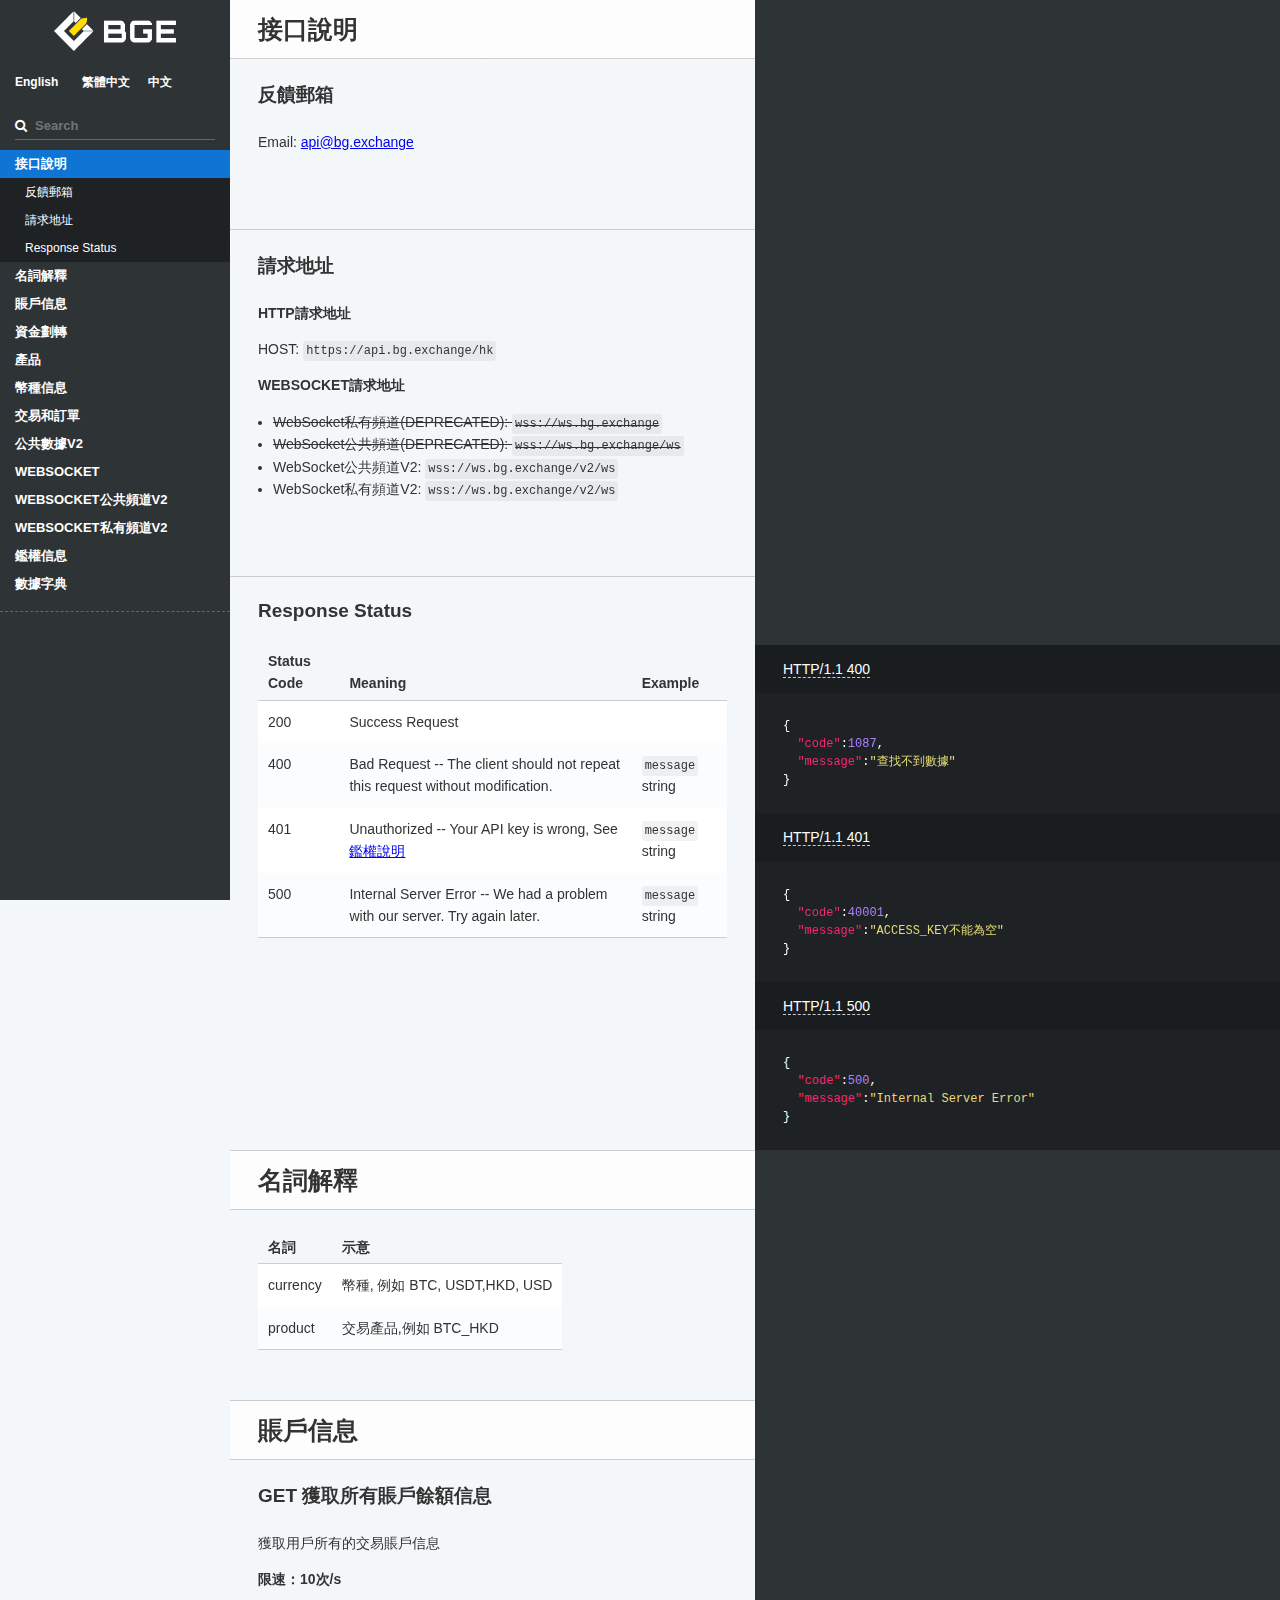
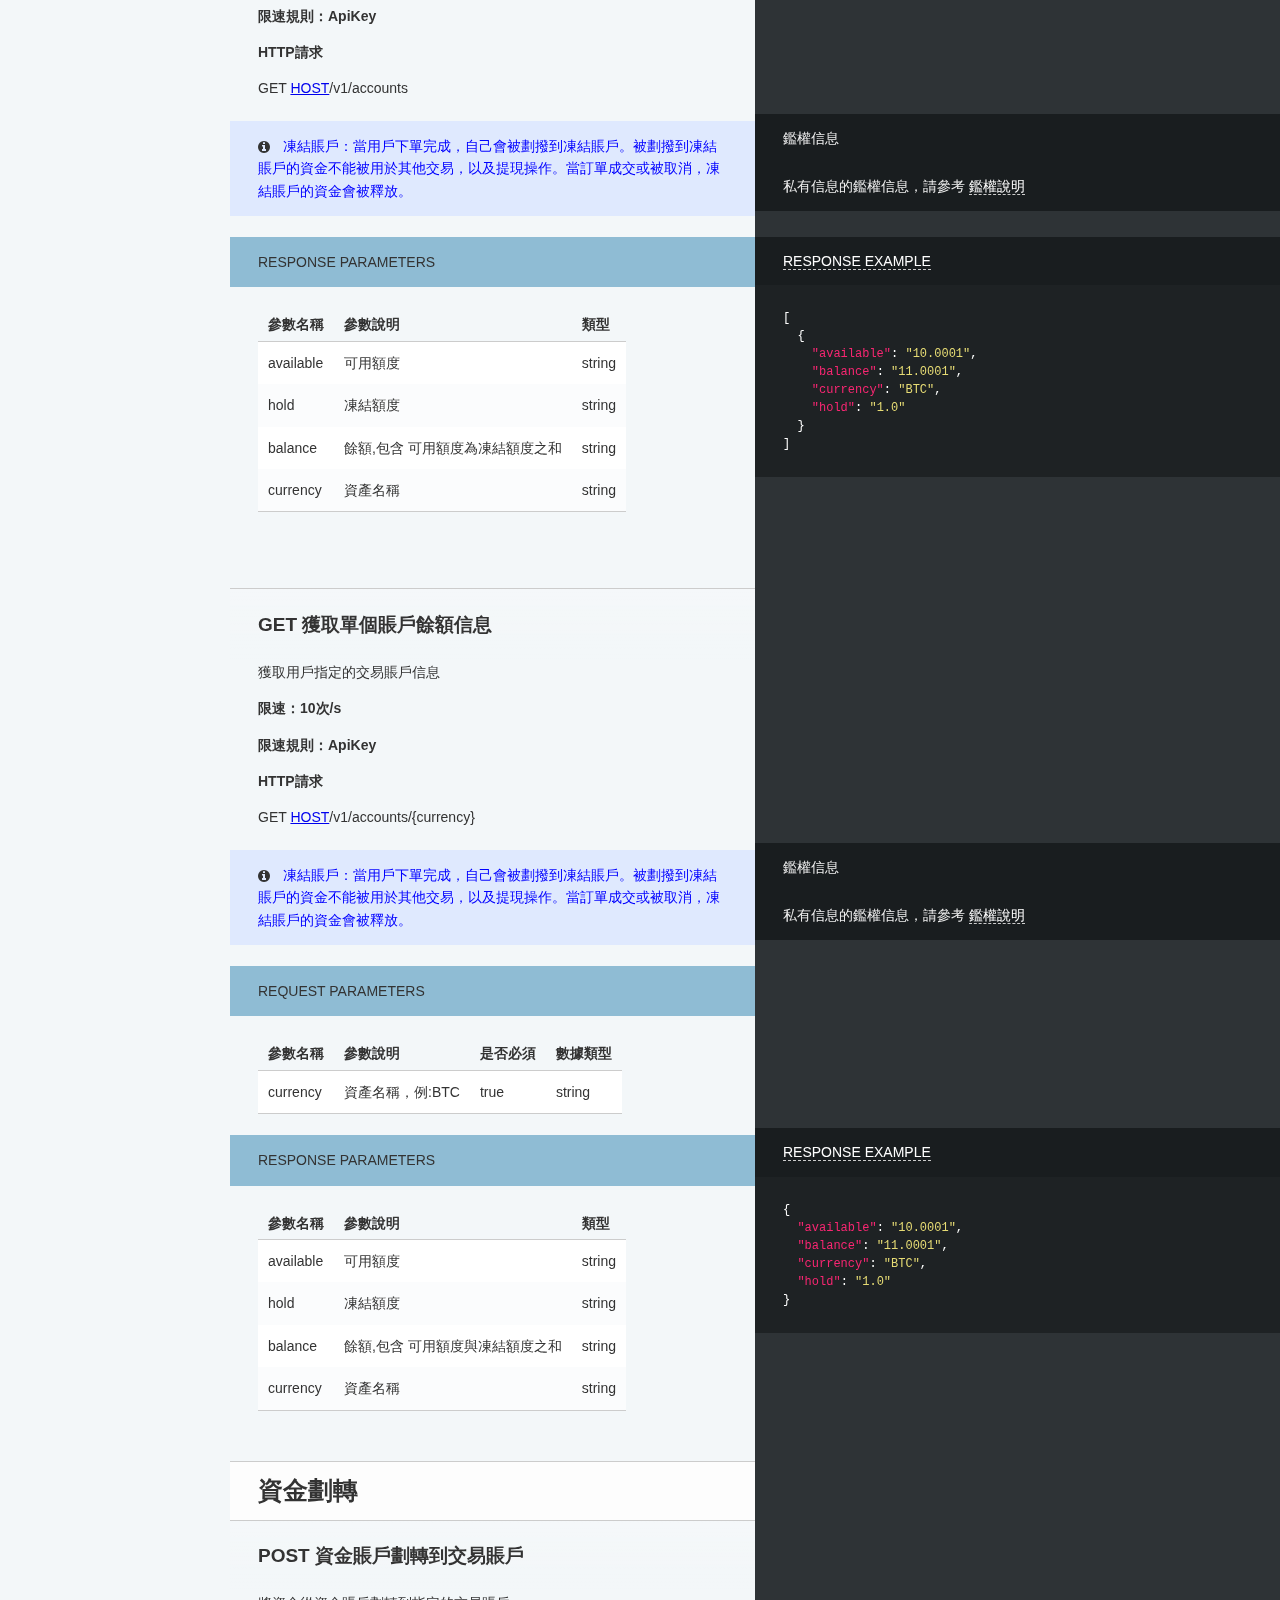
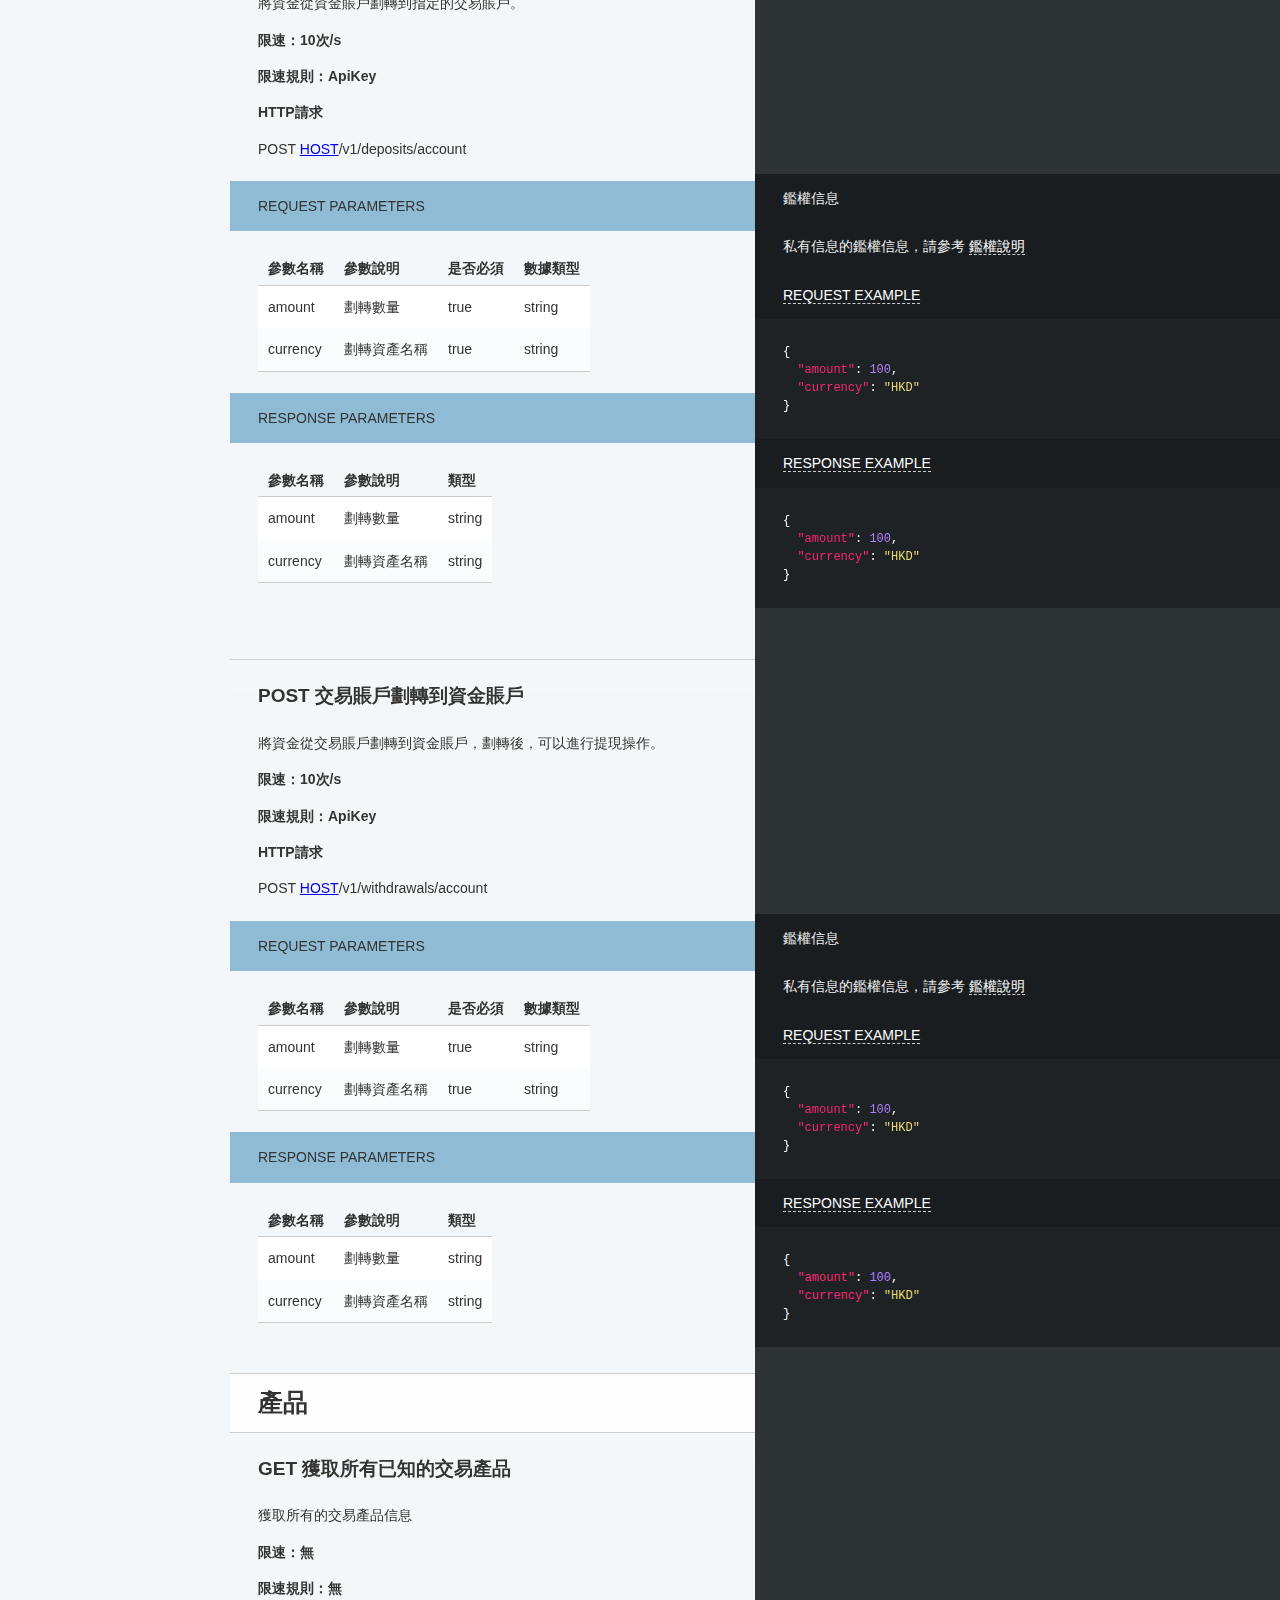
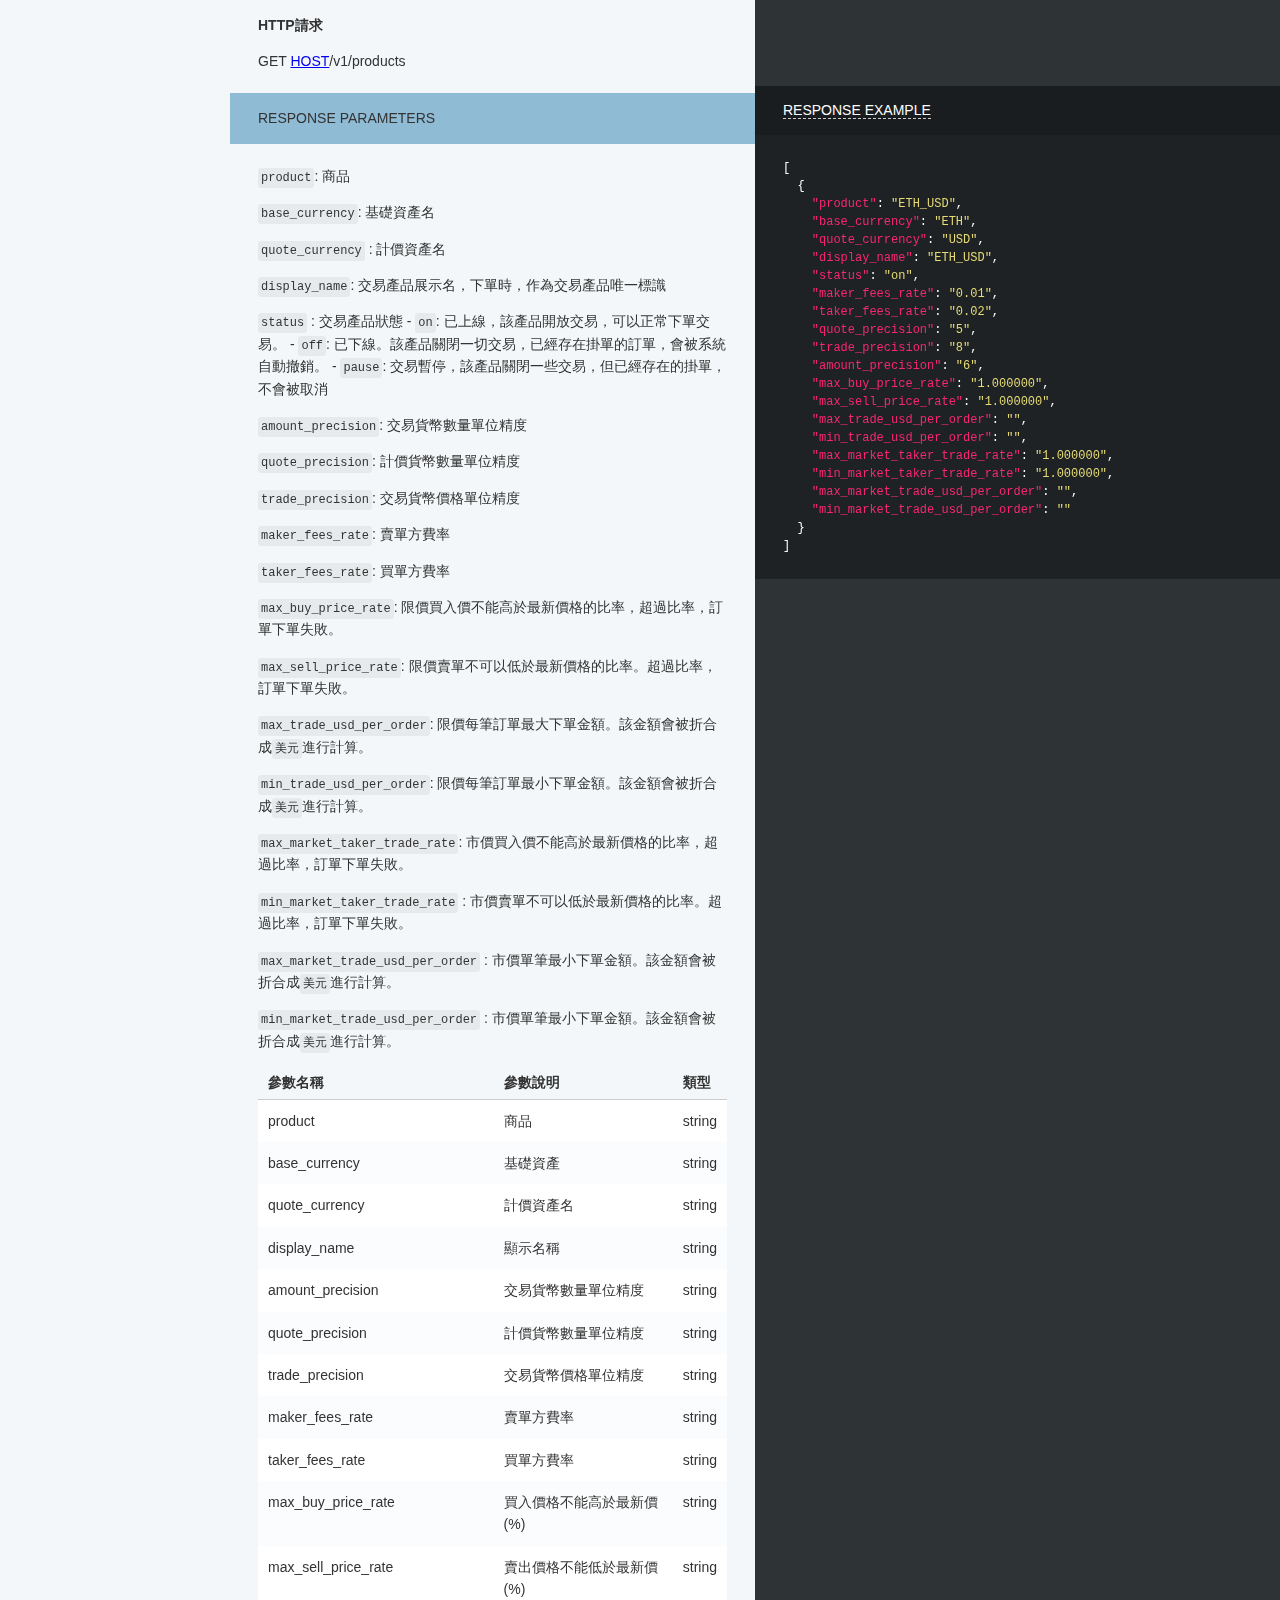
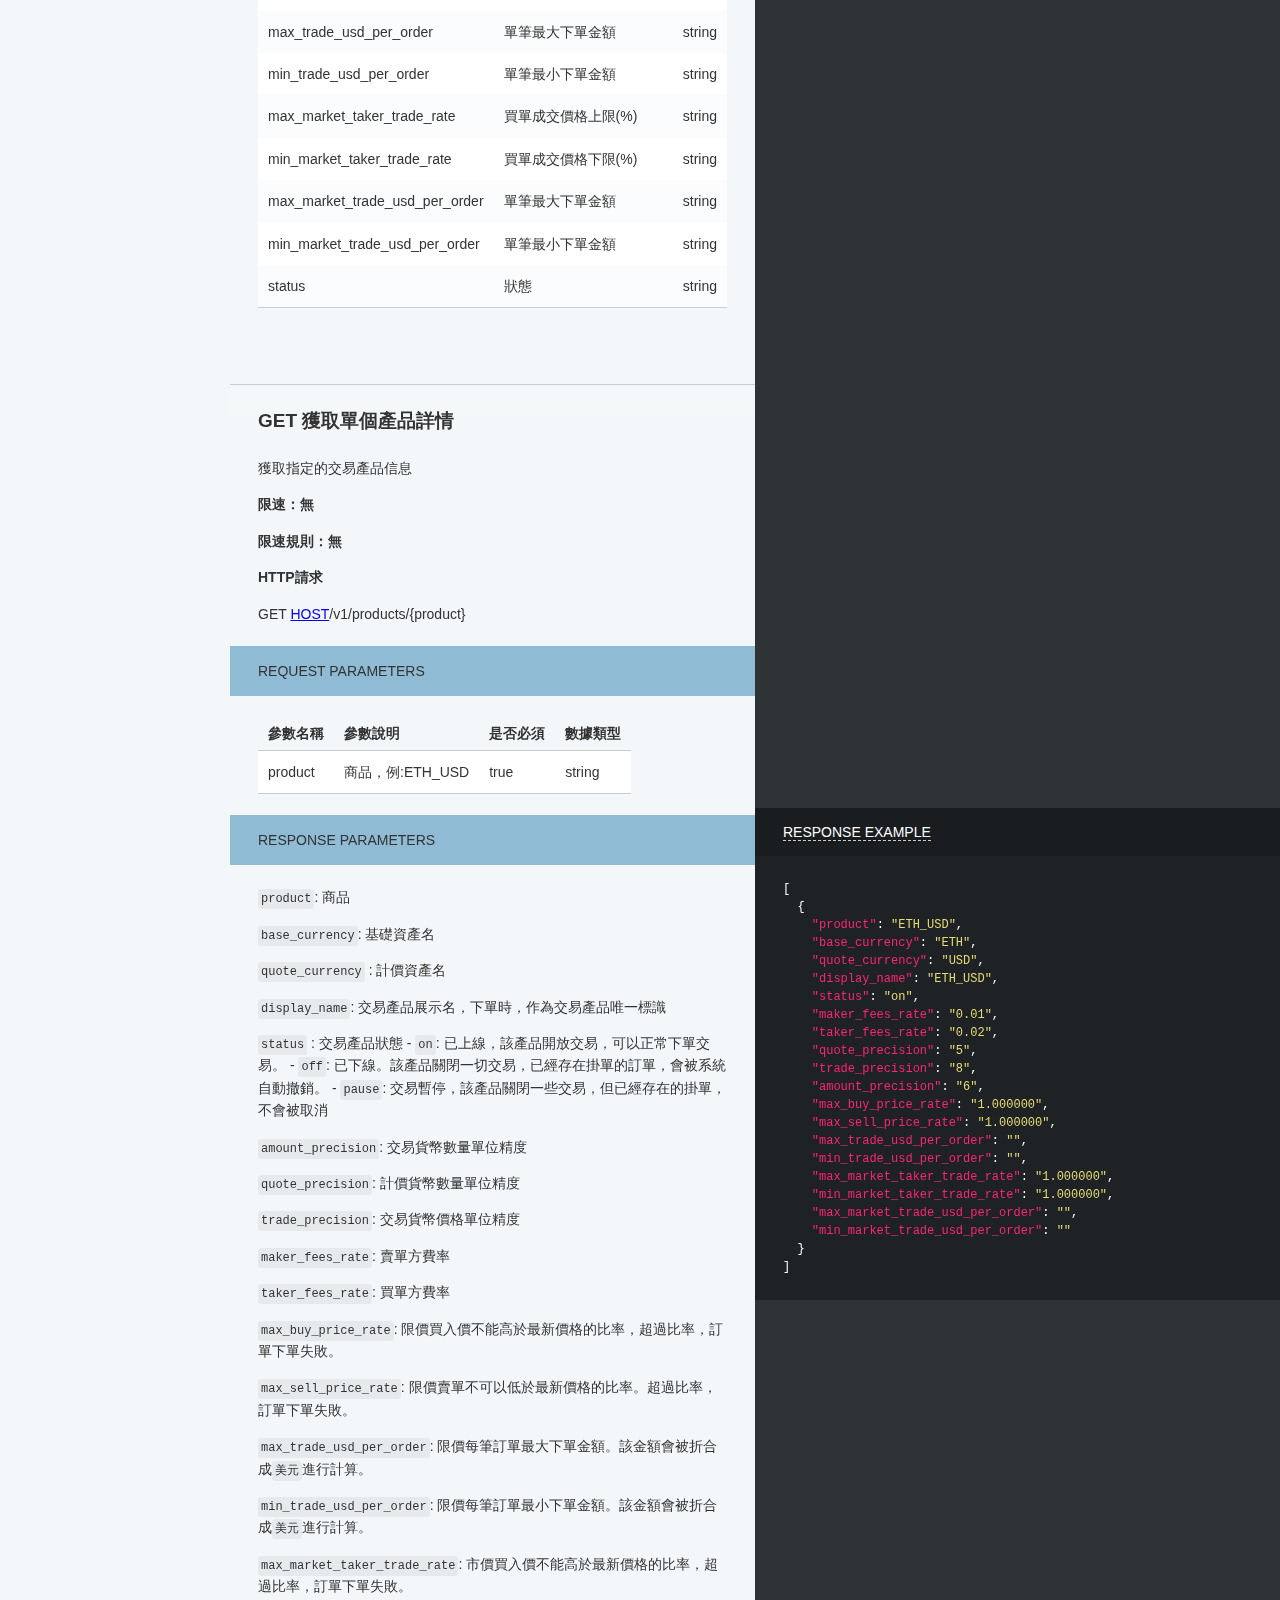
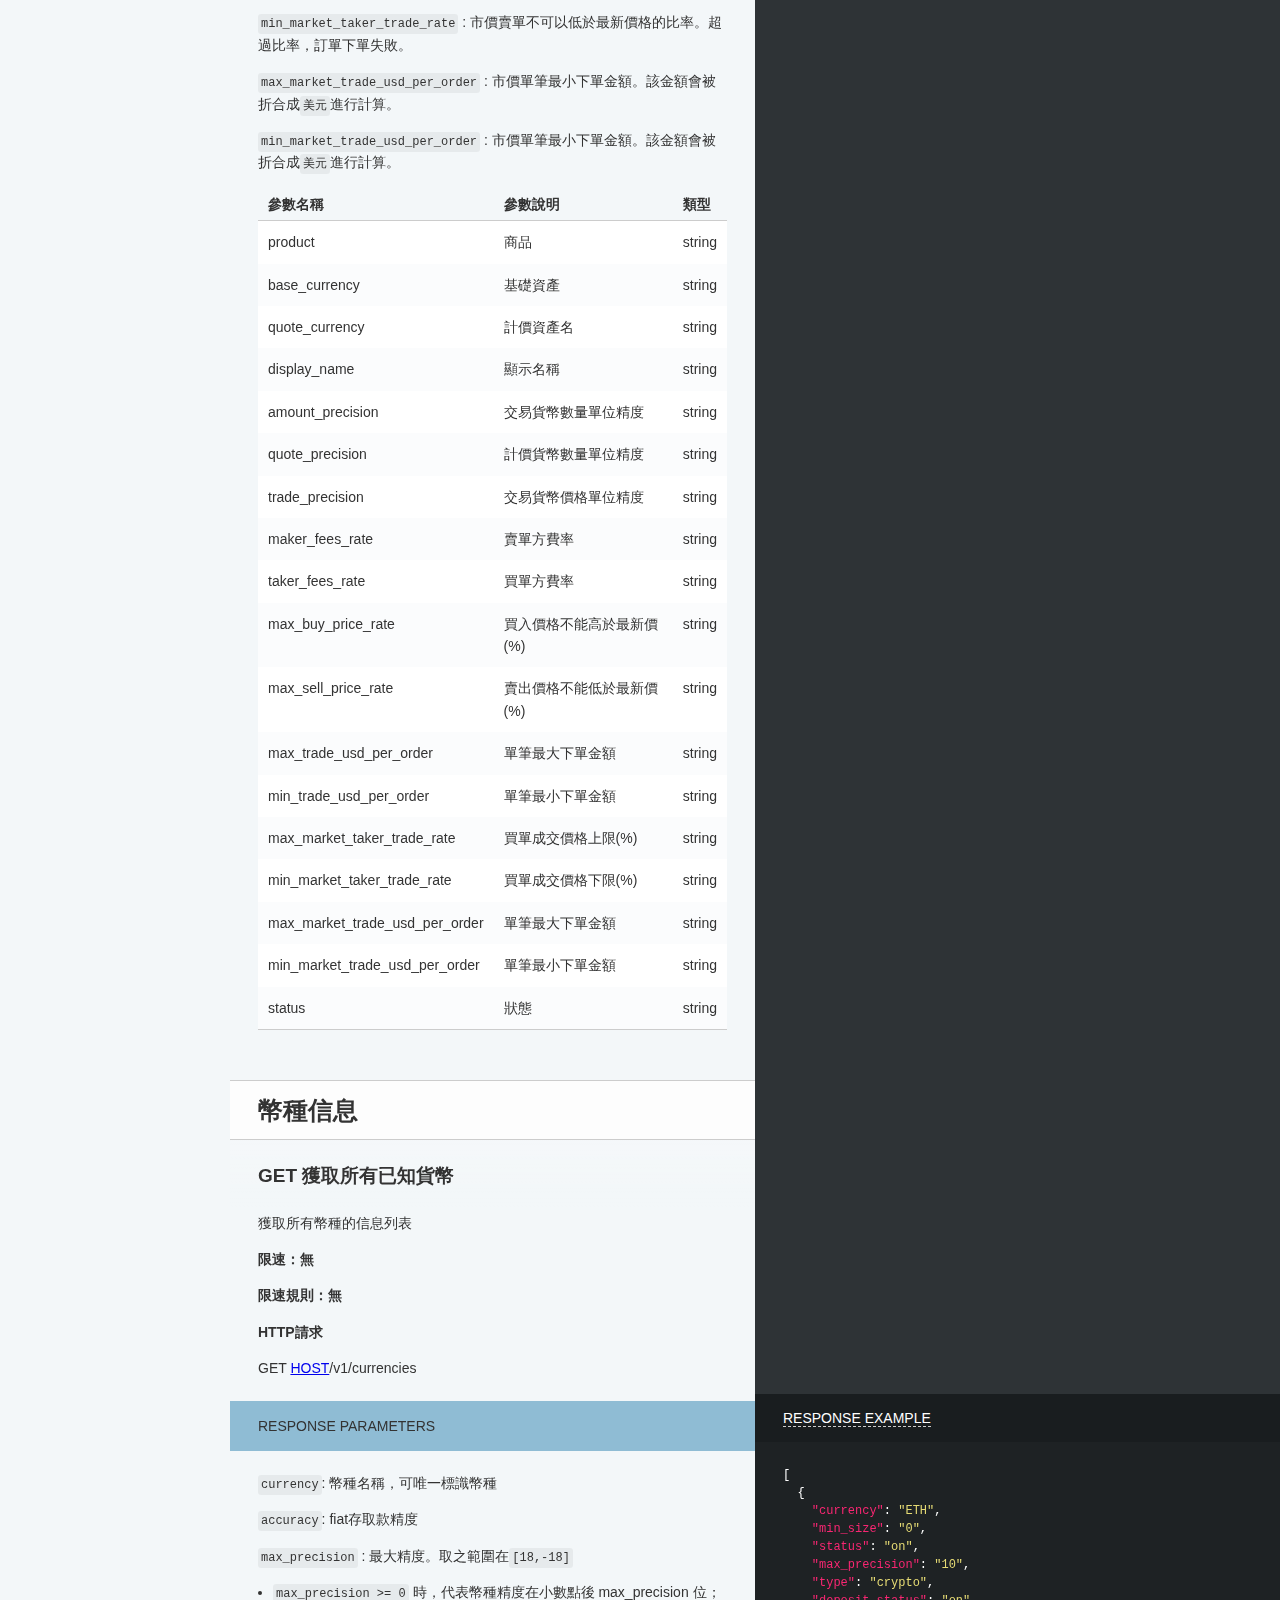
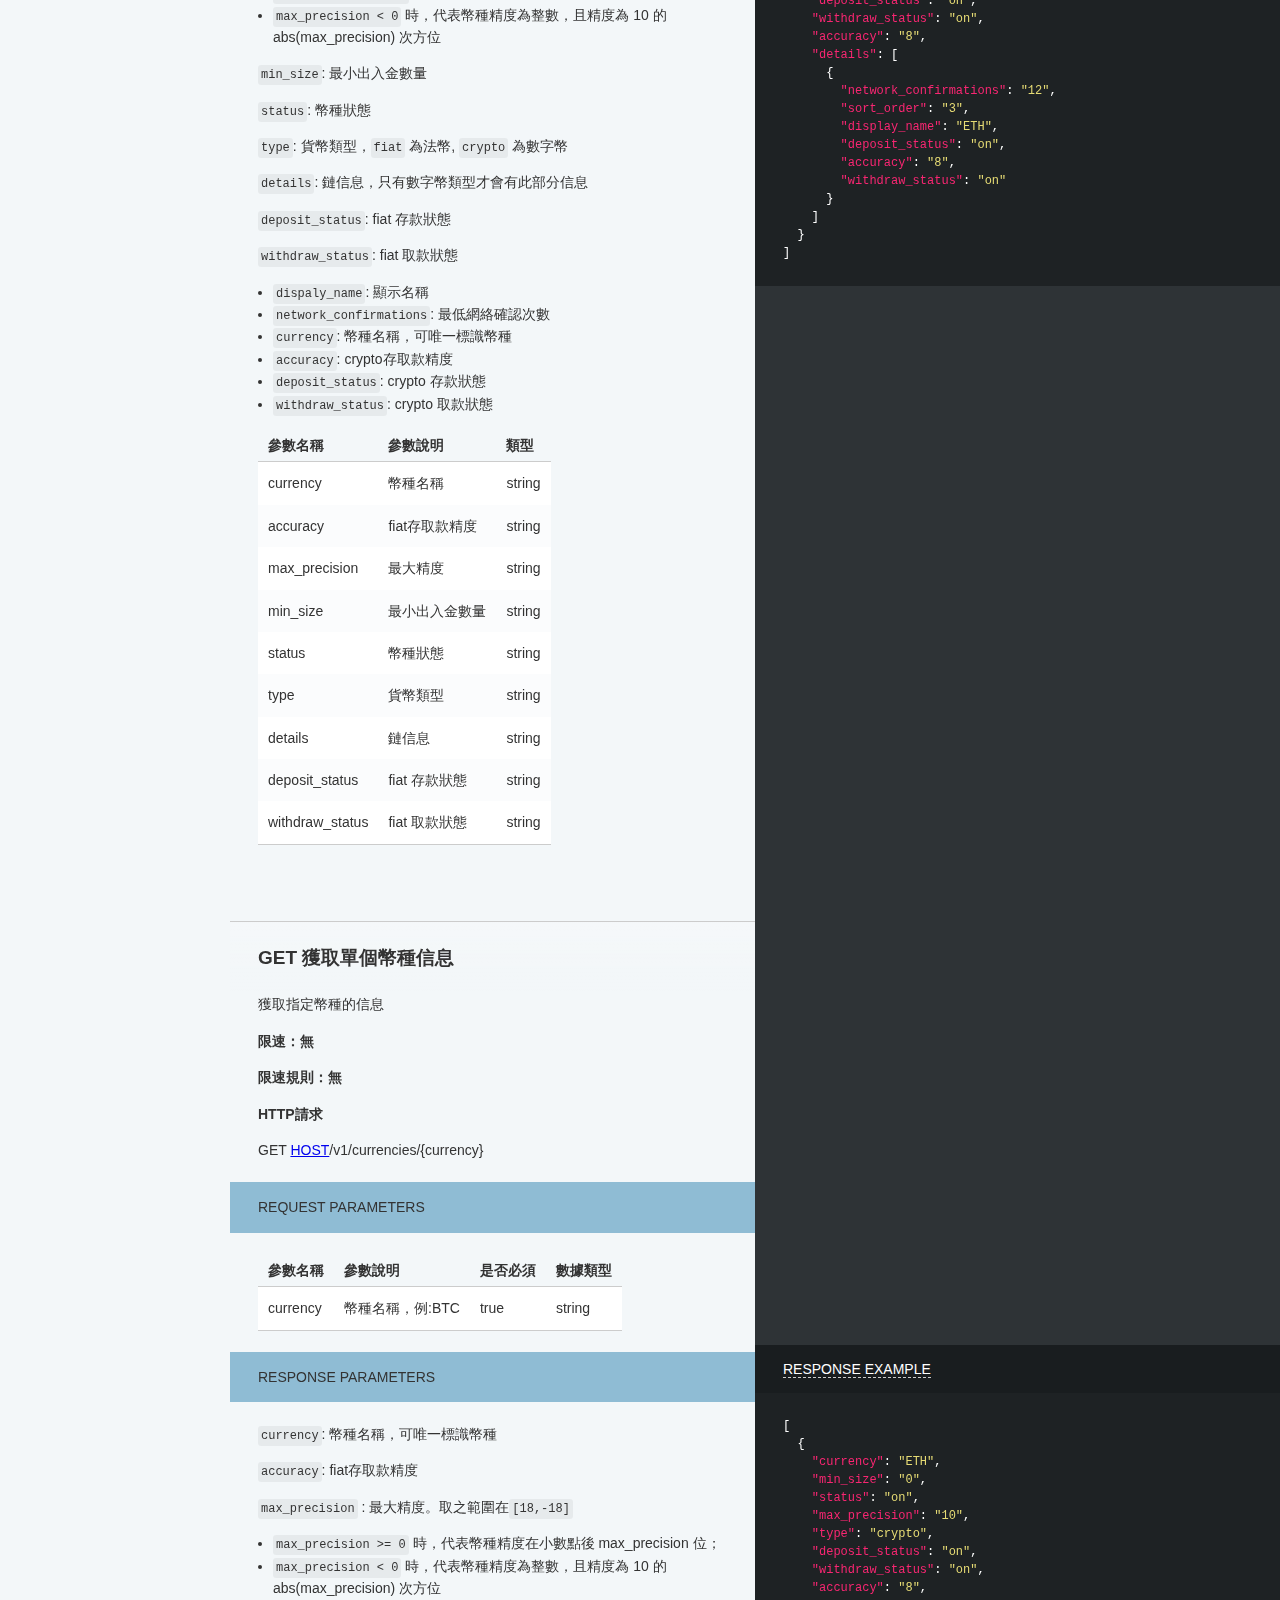
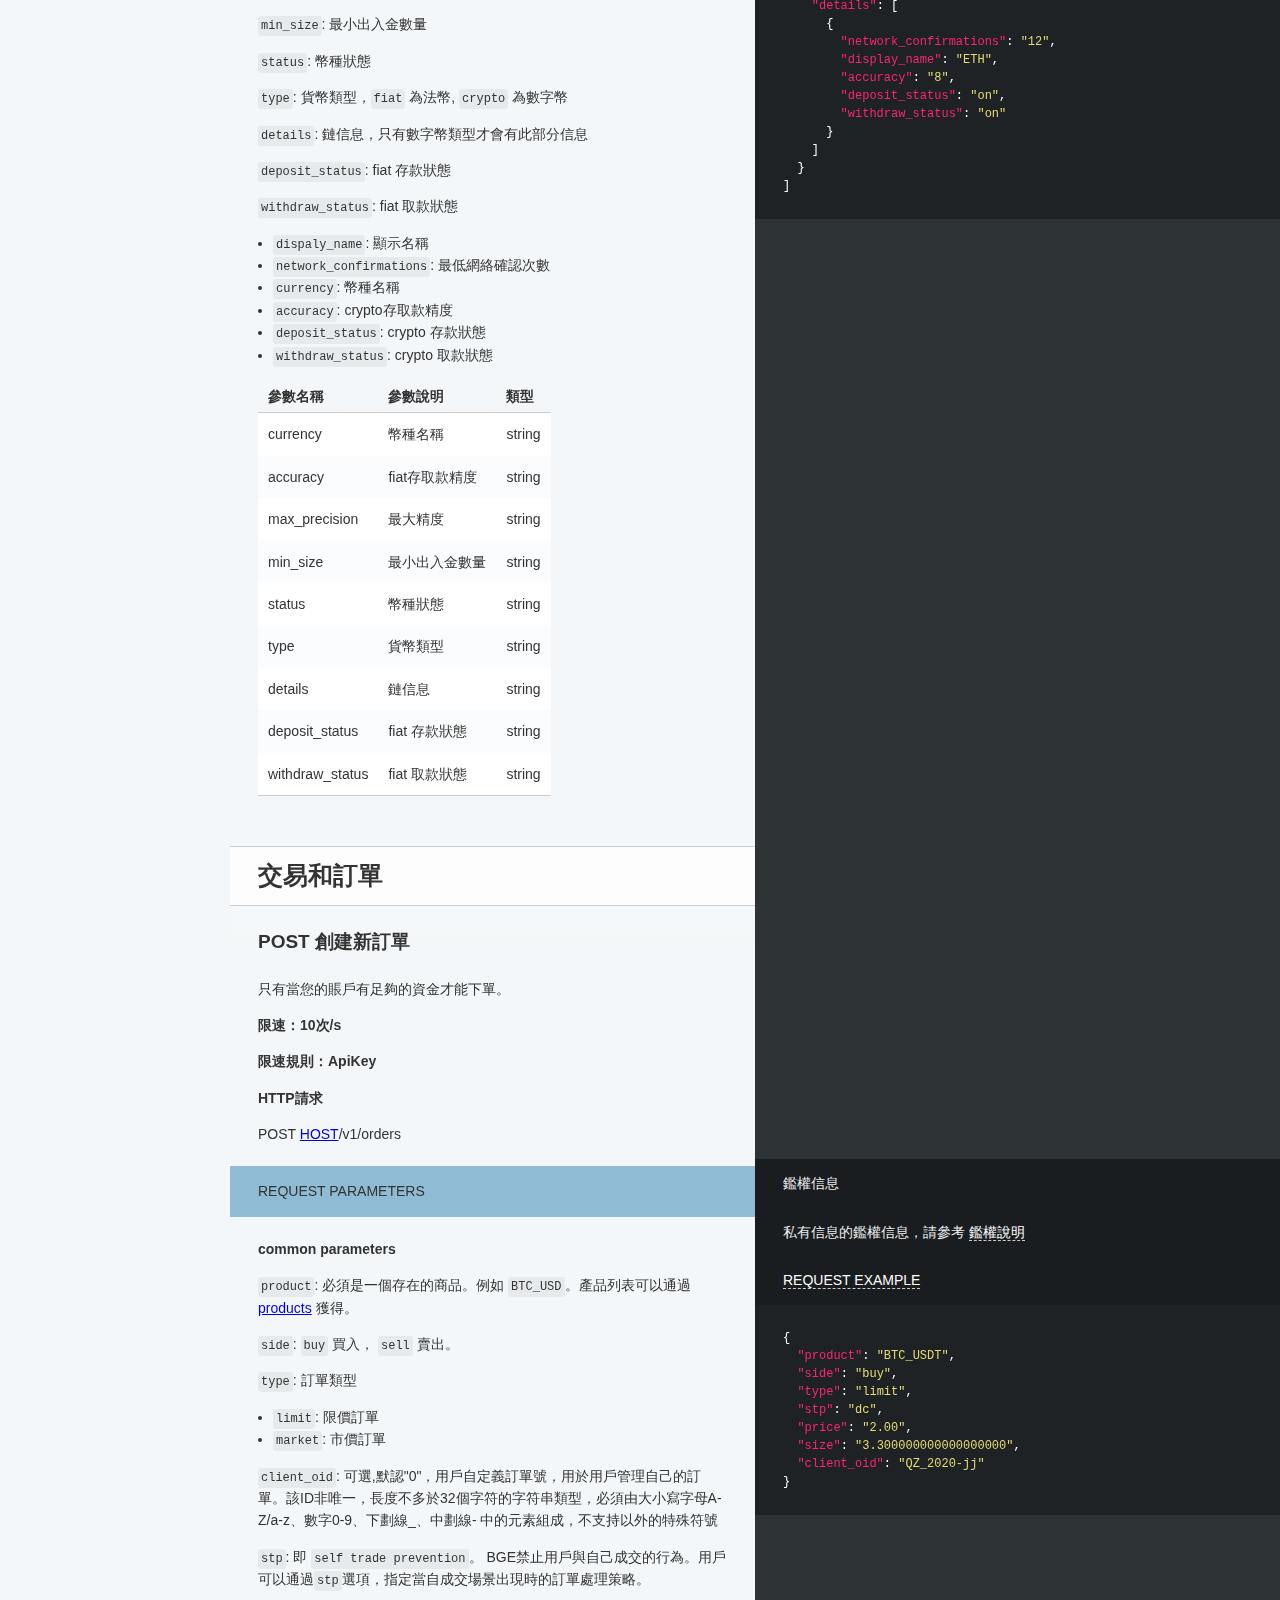
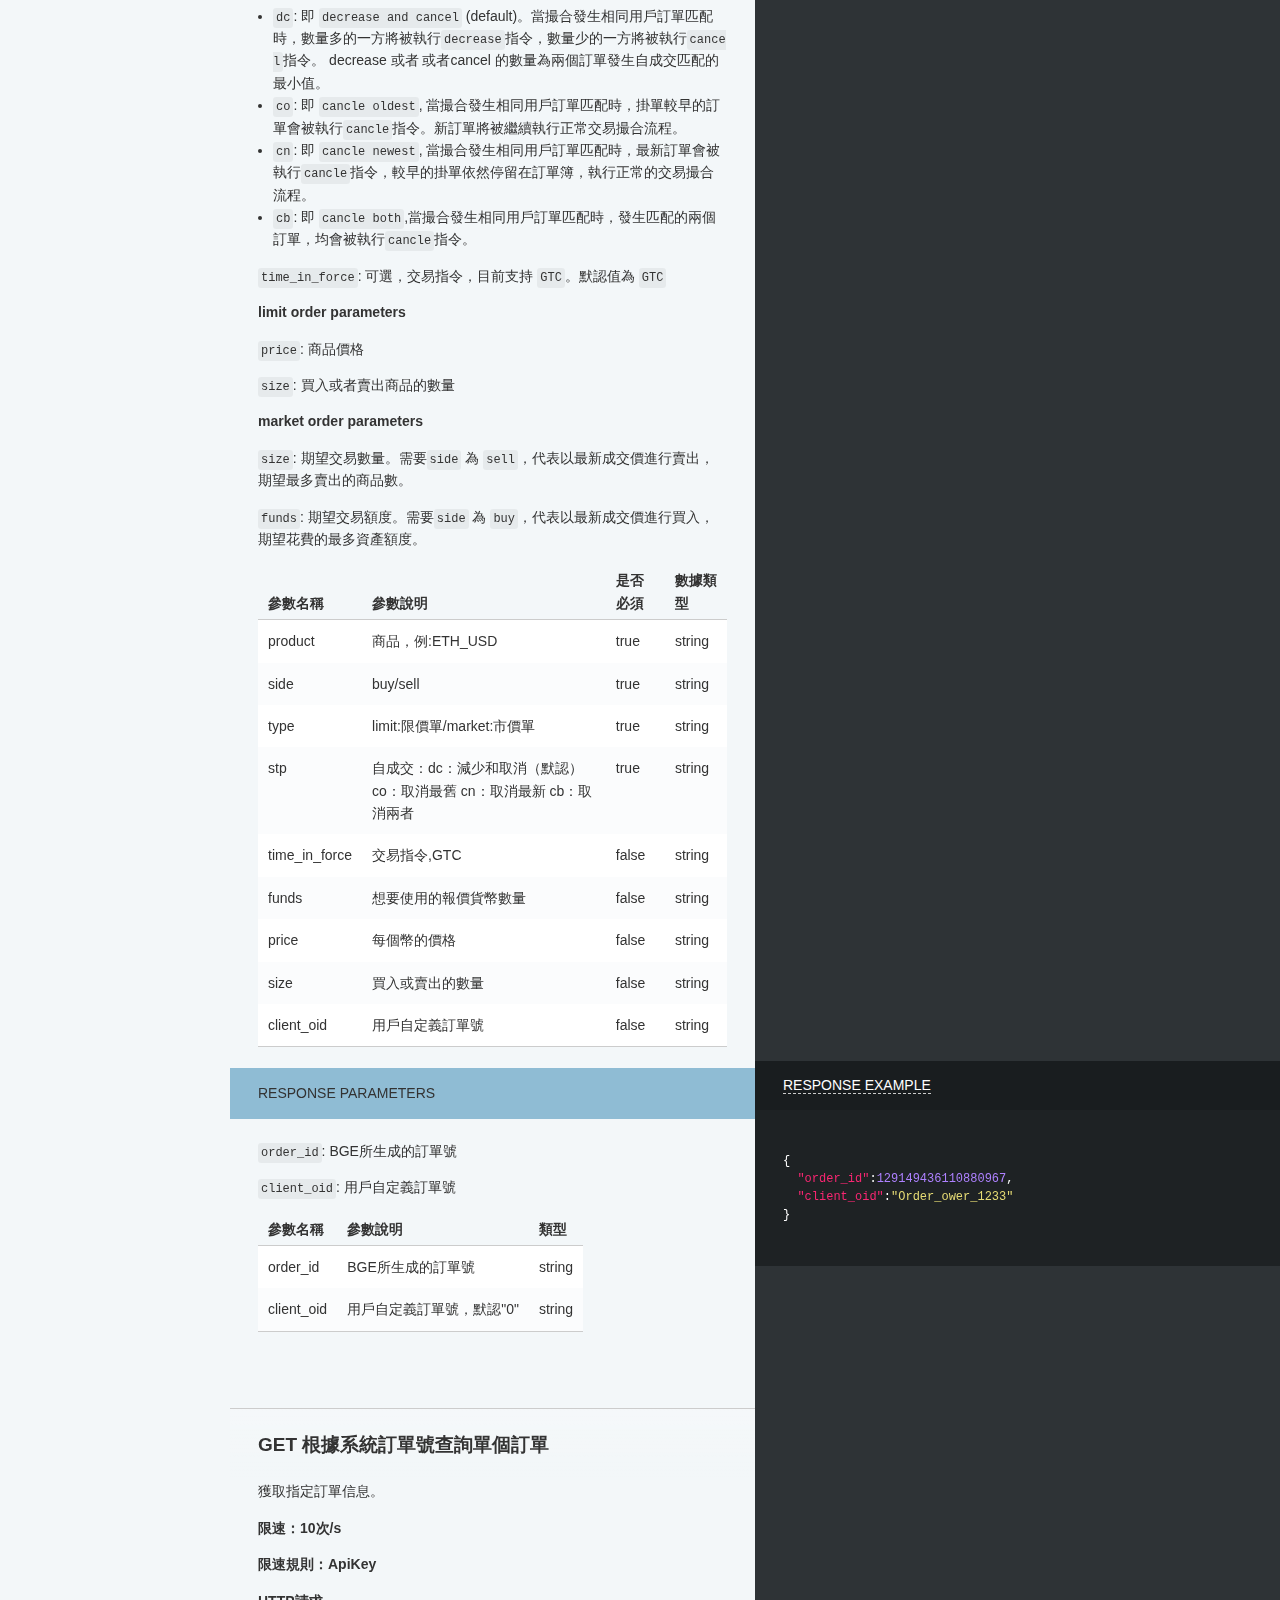
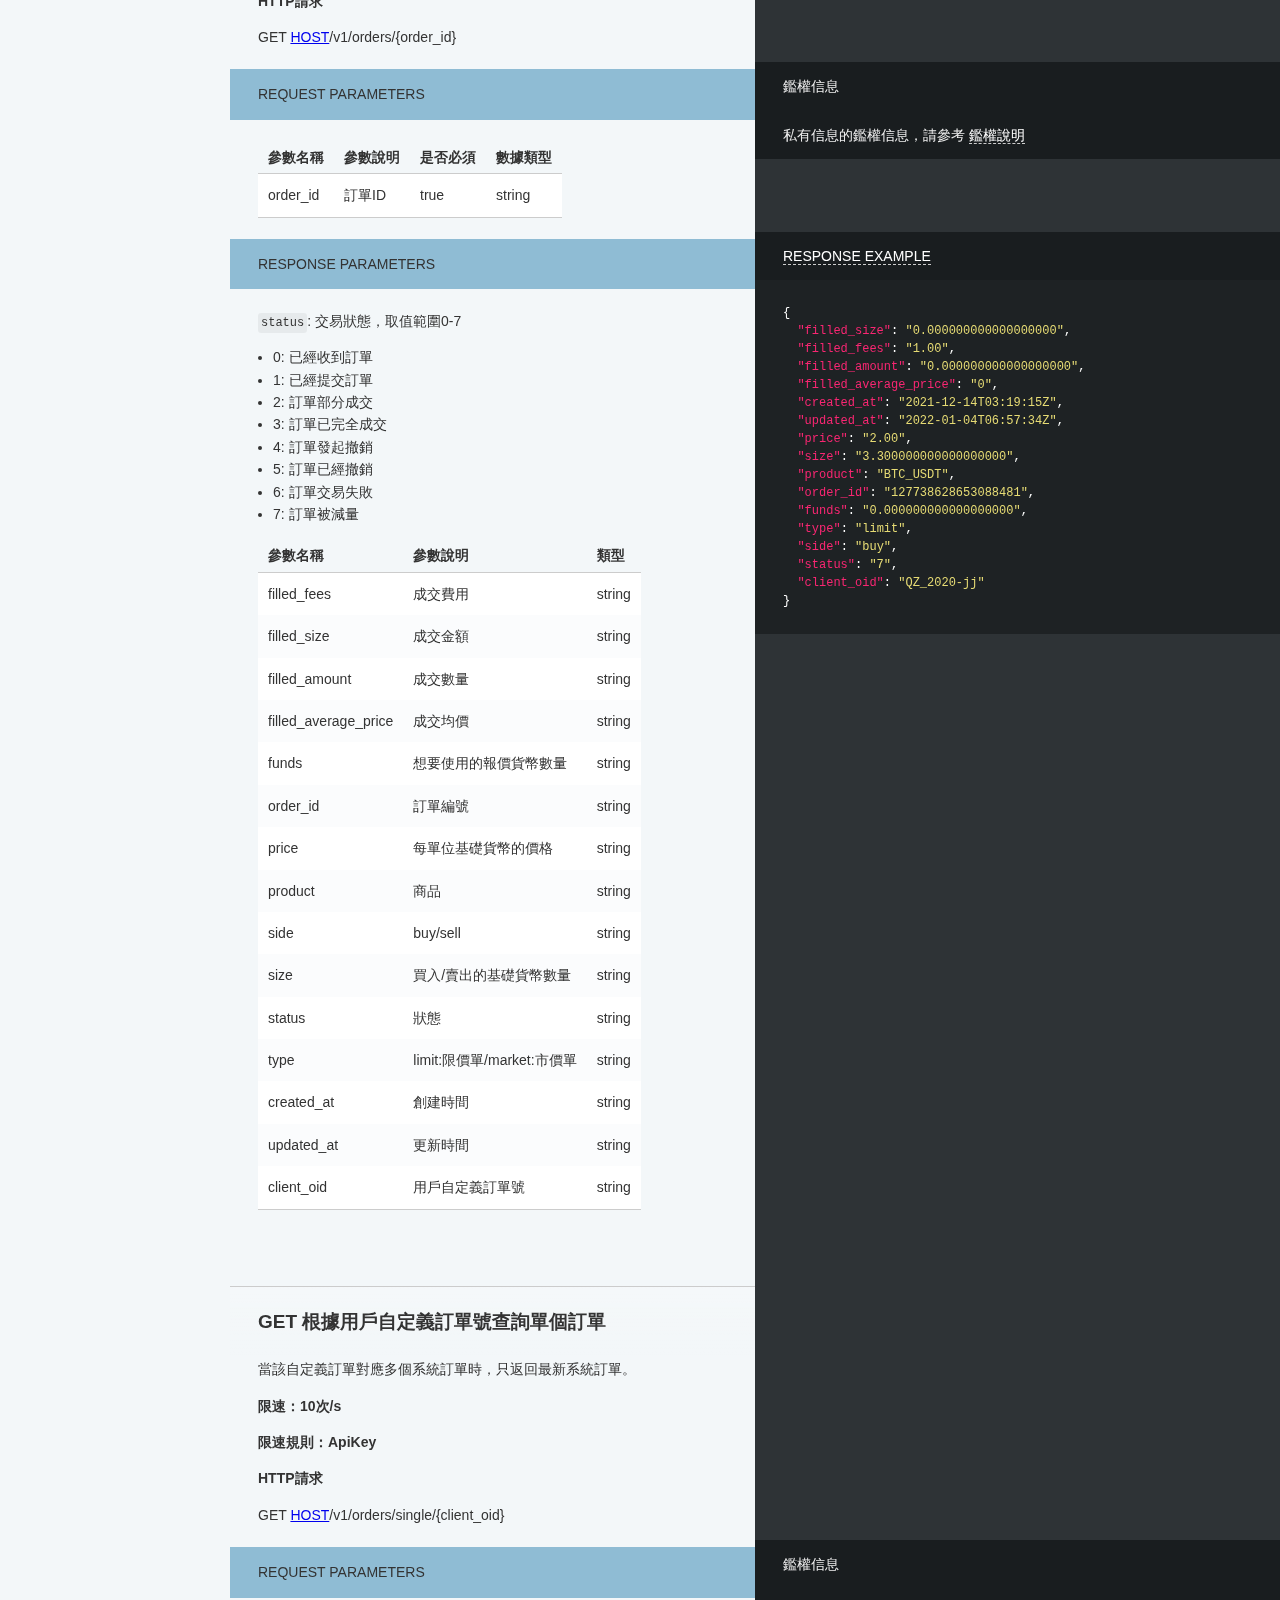
<file: tc/index.html>
<!doctype html>
<html>
  <head>
    <meta charset="utf-8">
    <meta content="IE=edge,chrome=1" http-equiv="X-UA-Compatible">
    <meta name="viewport" content="width=device-width, initial-scale=1, maximum-scale=1">
    <title>Api接口說明 v1.0</title>

    <style media="screen">
      .highlight table td { padding: 5px; }
.highlight table pre { margin: 0; }
.highlight .gh {
  color: #999999;
}
.highlight .sr {
  color: #f6aa11;
}
.highlight .go {
  color: #888888;
}
.highlight .gp {
  color: #555555;
}
.highlight .gs {
}
.highlight .gu {
  color: #aaaaaa;
}
.highlight .nb {
  color: #f6aa11;
}
.highlight .cm {
  color: #75715e;
}
.highlight .cp {
  color: #75715e;
}
.highlight .c1 {
  color: #75715e;
}
.highlight .cs {
  color: #75715e;
}
.highlight .c, .highlight .ch, .highlight .cd, .highlight .cpf {
  color: #75715e;
}
.highlight .err {
  color: #960050;
}
.highlight .gr {
  color: #960050;
}
.highlight .gt {
  color: #960050;
}
.highlight .gd {
  color: #49483e;
}
.highlight .gi {
  color: #49483e;
}
.highlight .ge {
  color: #49483e;
}
.highlight .kc {
  color: #66d9ef;
}
.highlight .kd {
  color: #66d9ef;
}
.highlight .kr {
  color: #66d9ef;
}
.highlight .no {
  color: #66d9ef;
}
.highlight .kt {
  color: #66d9ef;
}
.highlight .mf {
  color: #ae81ff;
}
.highlight .mh {
  color: #ae81ff;
}
.highlight .il {
  color: #ae81ff;
}
.highlight .mi {
  color: #ae81ff;
}
.highlight .mo {
  color: #ae81ff;
}
.highlight .m, .highlight .mb, .highlight .mx {
  color: #ae81ff;
}
.highlight .sc {
  color: #ae81ff;
}
.highlight .se {
  color: #ae81ff;
}
.highlight .ss {
  color: #ae81ff;
}
.highlight .sd {
  color: #e6db74;
}
.highlight .s2 {
  color: #e6db74;
}
.highlight .sb {
  color: #e6db74;
}
.highlight .sh {
  color: #e6db74;
}
.highlight .si {
  color: #e6db74;
}
.highlight .sx {
  color: #e6db74;
}
.highlight .s1 {
  color: #e6db74;
}
.highlight .s, .highlight .sa, .highlight .dl {
  color: #e6db74;
}
.highlight .na {
  color: #a6e22e;
}
.highlight .nc {
  color: #a6e22e;
}
.highlight .nd {
  color: #a6e22e;
}
.highlight .ne {
  color: #a6e22e;
}
.highlight .nf, .highlight .fm {
  color: #a6e22e;
}
.highlight .vc {
  color: #ffffff;
}
.highlight .nn {
  color: #ffffff;
}
.highlight .ni {
  color: #ffffff;
}
.highlight .bp {
  color: #ffffff;
}
.highlight .vg {
  color: #ffffff;
}
.highlight .vi {
  color: #ffffff;
}
.highlight .nv, .highlight .vm {
  color: #ffffff;
}
.highlight .w {
  color: #ffffff;
}
.highlight {
  color: #ffffff;
}
.highlight .n, .highlight .py, .highlight .nx {
  color: #ffffff;
}
.highlight .nl {
  color: #f92672;
}
.highlight .ow {
  color: #f92672;
}
.highlight .nt {
  color: #f92672;
}
.highlight .k, .highlight .kv {
  color: #f92672;
}
.highlight .kn {
  color: #f92672;
}
.highlight .kp {
  color: #f92672;
}
.highlight .o {
  color: #f92672;
}
    </style>
    <style media="print">
      * {
        -webkit-transition:none!important;
        transition:none!important;
      }
      .highlight table td { padding: 5px; }
.highlight table pre { margin: 0; }
.highlight, .highlight .w {
  color: #586e75;
}
.highlight .err {
  color: #002b36;
  background-color: #dc322f;
}
.highlight .c, .highlight .ch, .highlight .cd, .highlight .cm, .highlight .cpf, .highlight .c1, .highlight .cs {
  color: #657b83;
}
.highlight .cp {
  color: #b58900;
}
.highlight .nt {
  color: #b58900;
}
.highlight .o, .highlight .ow {
  color: #93a1a1;
}
.highlight .p, .highlight .pi {
  color: #93a1a1;
}
.highlight .gi {
  color: #859900;
}
.highlight .gd {
  color: #dc322f;
}
.highlight .gh {
  color: #268bd2;
  background-color: #002b36;
  font-weight: bold;
}
.highlight .k, .highlight .kn, .highlight .kp, .highlight .kr, .highlight .kv {
  color: #6c71c4;
}
.highlight .kc {
  color: #cb4b16;
}
.highlight .kt {
  color: #cb4b16;
}
.highlight .kd {
  color: #cb4b16;
}
.highlight .s, .highlight .sb, .highlight .sc, .highlight .dl, .highlight .sd, .highlight .s2, .highlight .sh, .highlight .sx, .highlight .s1 {
  color: #859900;
}
.highlight .sa {
  color: #6c71c4;
}
.highlight .sr {
  color: #2aa198;
}
.highlight .si {
  color: #d33682;
}
.highlight .se {
  color: #d33682;
}
.highlight .nn {
  color: #b58900;
}
.highlight .nc {
  color: #b58900;
}
.highlight .no {
  color: #b58900;
}
.highlight .na {
  color: #268bd2;
}
.highlight .m, .highlight .mb, .highlight .mf, .highlight .mh, .highlight .mi, .highlight .il, .highlight .mo, .highlight .mx {
  color: #859900;
}
.highlight .ss {
  color: #859900;
}
    </style>
    <link href="../stylesheets/screen-b5dd53c2.css" rel="stylesheet" media="screen" />
    <link href="../stylesheets/print-1f59e67a.css" rel="stylesheet" media="print" />
      <script src="../javascripts/all-a9fde460.js"></script>

  </head>

  <body class="tc tc_index" data-languages="[]">
    <a href="#" id="nav-button">
      <span>
        NAV
        <img src="../images/navbar-cad8cdcb.png" alt="" />
      </span>
    </a>
    <div class="toc-wrapper">
      <a href="https://bg.exchange">
        <img src="../images/logo-7362dcfc.png" class="logo" alt="" />
      </a>
         <div class="localizable_tabs">
                      <a href="/openapi/">English</a>
                      <a href="/openapi/tc/">繁體中文</a>
                      <a href="/openapi/zh/">中文</a>
                </div>

        <div class="search">
          <input type="text" class="search" id="input-search" placeholder="Search">
        </div>
        <ul class="search-results"></ul>
      <ul id="toc" class="toc-list-h1">
          <li>
            <a href="#c4d7a28949" class="toc-h1 toc-link" data-title="接口說明">接口說明</a>
              <ul class="toc-list-h2">
                  <li>
                    <a href="#0254a53a2a" class="toc-h2 toc-link" data-title="反饋郵箱">反饋郵箱</a>
                  </li>
                  <li>
                    <a href="#ab03ceb56f" class="toc-h2 toc-link" data-title="請求地址">請求地址</a>
                  </li>
                  <li>
                    <a href="#response-status" class="toc-h2 toc-link" data-title="Response Status">Response Status</a>
                  </li>
              </ul>
          </li>
          <li>
            <a href="#af861457da" class="toc-h1 toc-link" data-title="名詞解釋">名詞解釋</a>
          </li>
          <li>
            <a href="#13afb5cc62" class="toc-h1 toc-link" data-title="賬戶信息">賬戶信息</a>
              <ul class="toc-list-h2">
                  <li>
                    <a href="#獲取所有賬戶餘額信息" class="toc-h2 toc-link" data-title="GET  獲取所有賬戶餘額信息">GET  獲取所有賬戶餘額信息</a>
                  </li>
                  <li>
                    <a href="#獲取單個賬戶餘額信息" class="toc-h2 toc-link" data-title="GET  獲取單個賬戶餘額信息">GET  獲取單個賬戶餘額信息</a>
                  </li>
              </ul>
          </li>
          <li>
            <a href="#e5b26fc342" class="toc-h1 toc-link" data-title="資金劃轉">資金劃轉</a>
              <ul class="toc-list-h2">
                  <li>
                    <a href="#資金賬戶劃轉到交易賬戶" class="toc-h2 toc-link" data-title="POST  資金賬戶劃轉到交易賬戶">POST  資金賬戶劃轉到交易賬戶</a>
                  </li>
                  <li>
                    <a href="#交易賬戶劃轉到資金賬戶" class="toc-h2 toc-link" data-title="POST  交易賬戶劃轉到資金賬戶">POST  交易賬戶劃轉到資金賬戶</a>
                  </li>
              </ul>
          </li>
          <li>
            <a href="#8d2df33185" class="toc-h1 toc-link" data-title="產品">產品</a>
              <ul class="toc-list-h2">
                  <li>
                    <a href="#獲取所有已知的交易產品" class="toc-h2 toc-link" data-title="GET  獲取所有已知的交易產品">GET  獲取所有已知的交易產品</a>
                  </li>
                  <li>
                    <a href="#獲取單個產品詳情" class="toc-h2 toc-link" data-title="GET  獲取單個產品詳情">GET  獲取單個產品詳情</a>
                  </li>
              </ul>
          </li>
          <li>
            <a href="#498473a45e" class="toc-h1 toc-link" data-title="幣種信息">幣種信息</a>
              <ul class="toc-list-h2">
                  <li>
                    <a href="#獲取所有已知貨幣" class="toc-h2 toc-link" data-title="GET  獲取所有已知貨幣">GET  獲取所有已知貨幣</a>
                  </li>
                  <li>
                    <a href="#獲取單個幣種信息" class="toc-h2 toc-link" data-title="GET  獲取單個幣種信息">GET  獲取單個幣種信息</a>
                  </li>
              </ul>
          </li>
          <li>
            <a href="#17f33ba03d" class="toc-h1 toc-link" data-title="交易和訂單">交易和訂單</a>
              <ul class="toc-list-h2">
                  <li>
                    <a href="#創建新訂單" class="toc-h2 toc-link" data-title="POST  創建新訂單">POST  創建新訂單</a>
                  </li>
                  <li>
                    <a href="#根據系統訂單號查詢單個訂單" class="toc-h2 toc-link" data-title="GET  根據系統訂單號查詢單個訂單">GET  根據系統訂單號查詢單個訂單</a>
                  </li>
                  <li>
                    <a href="#根據用戶自定義訂單號查詢單個訂單" class="toc-h2 toc-link" data-title="GET  根據用戶自定義訂單號查詢單個訂單">GET  根據用戶自定義訂單號查詢單個訂單</a>
                  </li>
                  <li>
                    <a href="#獲取交易明細" class="toc-h2 toc-link" data-title="GET  獲取交易明細">GET  獲取交易明細</a>
                  </li>
                  <li>
                    <a href="#獲取當前的未完結訂單" class="toc-h2 toc-link" data-title="GET  獲取當前的未完結訂單">GET  獲取當前的未完結訂單</a>
                  </li>
                  <li>
                    <a href="#根據系統訂單號撤銷單個訂單" class="toc-h2 toc-link" data-title="DELETE  根據系統訂單號撤銷單個訂單">DELETE  根據系統訂單號撤銷單個訂單</a>
                  </li>
                  <li>
                    <a href="#根據用戶自定義訂單號撤銷單個訂單" class="toc-h2 toc-link" data-title="DELETE  根據用戶自定義訂單號撤銷單個訂單">DELETE  根據用戶自定義訂單號撤銷單個訂單</a>
                  </li>
                  <li>
                    <a href="#根據商品取消所有訂單" class="toc-h2 toc-link" data-title="DELETE  根據商品取消所有訂單">DELETE  根據商品取消所有訂單</a>
                  </li>
              </ul>
          </li>
          <li>
            <a href="#v2-public-market" class="toc-h1 toc-link" data-title="公共數據V2">公共數據V2</a>
              <ul class="toc-list-h2">
                  <li>
                    <a href="#http-kline" class="toc-h2 toc-link" data-title="GET  K線">GET  K線</a>
                  </li>
                  <li>
                    <a href="#http-orderbook" class="toc-h2 toc-link" data-title="GET  訂單book">GET  訂單book</a>
                  </li>
                  <li>
                    <a href="#http-get-all-tickers" class="toc-h2 toc-link" data-title="GET  全部幣對24小時行情數據">GET  全部幣對24小時行情數據</a>
                  </li>
                  <li>
                    <a href="#http-get-ticker" class="toc-h2 toc-link" data-title="GET  單幣對24小時行情數據">GET  單幣對24小時行情數據</a>
                  </li>
                  <li>
                    <a href="#http-get-fiils" class="toc-h2 toc-link" data-title="GET  單幣對實時成交數據">GET  單幣對實時成交數據</a>
                  </li>
              </ul>
          </li>
          <li>
            <a href="#v2-base-ws" class="toc-h1 toc-link" data-title="WEBSOCKET">WEBSOCKET</a>
              <ul class="toc-list-h2">
                  <li>
                    <a href="#websocket" class="toc-h2 toc-link" data-title="WEBSOCKET 基本說明">WEBSOCKET 基本說明</a>
                  </li>
                  <li>
                    <a href="#28a3a60534" class="toc-h2 toc-link" data-title="連接說明">連接說明</a>
                  </li>
                  <li>
                    <a href="#eff489e219" class="toc-h2 toc-link" data-title="訂閱限制">訂閱限制</a>
                  </li>
                  <li>
                    <a href="#5abf198f2e" class="toc-h2 toc-link" data-title="連接保持">連接保持</a>
                  </li>
                  <li>
                    <a href="#b8f16ed3ff" class="toc-h2 toc-link" data-title="請求錯誤">請求錯誤</a>
                  </li>
              </ul>
          </li>
          <li>
            <a href="#v2-public-ws" class="toc-h1 toc-link" data-title="WEBSOCKET公共頻道V2">WEBSOCKET公共頻道V2</a>
              <ul class="toc-list-h2">
                  <li>
                    <a href="#v2-public-candles" class="toc-h2 toc-link" data-title="K線頻道">K線頻道</a>
                  </li>
                  <li>
                    <a href="#v2-public-fills" class="toc-h2 toc-link" data-title="成交頻道">成交頻道</a>
                  </li>
                  <li>
                    <a href="#v2-public-orderbook" class="toc-h2 toc-link" data-title="深度頻道">深度頻道</a>
                  </li>
                  <li>
                    <a href="#v2-public-depth" class="toc-h2 toc-link" data-title="深度depth頻道">深度depth頻道</a>
                  </li>
                  <li>
                    <a href="#v2-public-ticker" class="toc-h2 toc-link" data-title="行情頻道">行情頻道</a>
                  </li>
                  <li>
                    <a href="#v2-public-req-param" class="toc-h2 toc-link" data-title="公共頻道Request字段說明">公共頻道Request字段說明</a>
                  </li>
                  <li>
                    <a href="#v2-public-rep-param" class="toc-h2 toc-link" data-title="公共頻道Response字段說明">公共頻道Response字段說明</a>
                  </li>
                  <li>
                    <a href="#v2-publilc-events" class="toc-h2 toc-link" data-title="公共頻道Event列表">公共頻道Event列表</a>
                  </li>
                  <li>
                    <a href="#v2-publilc-bizs" class="toc-h2 toc-link" data-title="公共頻道Biz列表">公共頻道Biz列表</a>
                  </li>
                  <li>
                    <a href="#v2-publilc-types" class="toc-h2 toc-link" data-title="公共頻道Type列表">公共頻道Type列表</a>
                  </li>
              </ul>
          </li>
          <li>
            <a href="#v2-private-ws" class="toc-h1 toc-link" data-title="WEBSOCKET私有頻道V2">WEBSOCKET私有頻道V2</a>
              <ul class="toc-list-h2">
                  <li>
                    <a href="#v2-private-auth" class="toc-h2 toc-link" data-title="私有頻道 登錄認證">私有頻道 登錄認證</a>
                  </li>
                  <li>
                    <a href="#v2-private-asstes" class="toc-h2 toc-link" data-title="私有頻道 資產">私有頻道 資產</a>
                  </li>
                  <li>
                    <a href="#v2-private-orders" class="toc-h2 toc-link" data-title="私有頻道 訂單">私有頻道 訂單</a>
                  </li>
                  <li>
                    <a href="#v2-private-req-param" class="toc-h2 toc-link" data-title="私有頻道 通用請求參數說明">私有頻道 通用請求參數說明</a>
                  </li>
                  <li>
                    <a href="#v2-private-rep-param" class="toc-h2 toc-link" data-title="私有頻道 通用響應參數說明">私有頻道 通用響應參數說明</a>
                  </li>
                  <li>
                    <a href="#v2-private-events" class="toc-h2 toc-link" data-title="私有頻道Event列表">私有頻道Event列表</a>
                  </li>
                  <li>
                    <a href="#v2-private-bizs" class="toc-h2 toc-link" data-title="私有頻道Biz列表">私有頻道Biz列表</a>
                  </li>
                  <li>
                    <a href="#v2-private-types" class="toc-h2 toc-link" data-title="私有頻道Type列表">私有頻道Type列表</a>
                  </li>
              </ul>
          </li>
          <li>
            <a href="#e390ba3f4b" class="toc-h1 toc-link" data-title="鑑權信息">鑑權信息</a>
          </li>
          <li>
            <a href="#b0c18f57d6" class="toc-h1 toc-link" data-title="數據字典">數據字典</a>
              <ul class="toc-list-h2">
                  <li>
                    <a href="#websocket" class="toc-h2 toc-link" data-title="WEBSOCKET狀態碼對照表">WEBSOCKET狀態碼對照表</a>
                  </li>
                  <li>
                    <a href="#99da7dcd63" class="toc-h2 toc-link" data-title="用戶認證錯誤碼對照表">用戶認證錯誤碼對照表</a>
                  </li>
                  <li>
                    <a href="#683d075a21" class="toc-h2 toc-link" data-title="業務錯誤碼對照表">業務錯誤碼對照表</a>
                  </li>
              </ul>
          </li>
      </ul>
        <ul class="toc-footer">
        </ul>
    </div>
    <div class="page-wrapper">
      <div class="dark-box"></div>
      <div class="content">
        <h1 id='c4d7a28949'>接口說明</h1><h2 id='0254a53a2a'>反饋郵箱</h2>
<p>Email: <a href="mailto:api@bg.exchange" id="api-support">api@bg.exchange</a></p>
<h2 id='ab03ceb56f'>請求地址</h2>
<p><strong>HTTP請求地址</strong><br></p>

<p><a id="HTTP-HOST"></a>
HOST: <code>https://api.bg.exchange/hk</code></p>

<p><strong>WEBSOCKET請求地址</strong></p>

<ul>
<li><del>WebSocket私有頻道(DEPRECATED)<a id="WS_HOST_PUBLIC"></a>: <code>wss://ws.bg.exchange</code></del></li>
<li><del>WebSocket公共頻道(DEPRECATED)<a id="WS_HOST_PRIVATE"></a>: <code>wss://ws.bg.exchange/ws</code></del></li>
<li>WebSocket公共頻道V2<a id="WS_HOST_PUBLIC_V2"></a>: <code>wss://ws.bg.exchange/v2/ws</code></li>
<li>WebSocket私有頻道V2<a id="WS_HOST_PRIVATE_V2"></a>: <code>wss://ws.bg.exchange/v2/ws</code></li>
</ul>
<h2 id='response-status'>Response Status</h2>
<blockquote>
<p><a name="ResonpseExample"><a href="#ERR1">HTTP/1.1 400</a></a></p>
</blockquote>
<div class="highlight"><pre class="highlight json tab-json"><code><span class="p">{</span><span class="w">
  </span><span class="nl">"code"</span><span class="p">:</span><span class="mi">1087</span><span class="p">,</span><span class="w">
  </span><span class="nl">"message"</span><span class="p">:</span><span class="s2">"查找不到數據"</span><span class="w">
</span><span class="p">}</span><span class="w">
</span></code></pre></div>
<blockquote>
<p><a name="ResonpseExample"><a href="#ERR2">HTTP/1.1 401</a></a></p>
</blockquote>
<div class="highlight"><pre class="highlight json tab-json"><code><span class="p">{</span><span class="w">
  </span><span class="nl">"code"</span><span class="p">:</span><span class="mi">40001</span><span class="p">,</span><span class="w">
  </span><span class="nl">"message"</span><span class="p">:</span><span class="s2">"ACCESS_KEY不能為空"</span><span class="w">
</span><span class="p">}</span><span class="w">
</span></code></pre></div>
<blockquote>
<p><a name="ResonpseExample"><a href="#ERR1">HTTP/1.1 500</a></a></p>
</blockquote>
<div class="highlight"><pre class="highlight json tab-json"><code><span class="p">{</span><span class="w">
  </span><span class="nl">"code"</span><span class="p">:</span><span class="mi">500</span><span class="p">,</span><span class="w">
  </span><span class="nl">"message"</span><span class="p">:</span><span class="s2">"Internal Server Error"</span><span class="w">
</span><span class="p">}</span><span class="w">
</span></code></pre></div>
<table><thead>
<tr>
<th>Status Code</th>
<th>Meaning</th>
<th>Example</th>
</tr>
</thead><tbody>
<tr>
<td>200</td>
<td>Success Request</td>
<td></td>
</tr>
<tr>
<td>400</td>
<td>Bad Request  -- The client should not repeat this request without modification.</td>
<td><code>message</code> string</td>
</tr>
<tr>
<td>401</td>
<td>Unauthorized -- Your API key is wrong, See <a href="#auth">鑑權說明</a></td>
<td><code>message</code> string</td>
</tr>
<tr>
<td>500</td>
<td>Internal Server Error -- We had a problem with our server. Try again later.</td>
<td><code>message</code> string</td>
</tr>
</tbody></table>
<h1 id='af861457da'>名詞解釋</h1>
<table><thead>
<tr>
<th>名詞</th>
<th>示意</th>
</tr>
</thead><tbody>
<tr>
<td>currency</td>
<td>幣種, 例如 BTC, USDT,HKD, USD</td>
</tr>
<tr>
<td>product</td>
<td>交易產品,例如 BTC_HKD</td>
</tr>
</tbody></table>
<h1 id='13afb5cc62'>賬戶信息</h1>
<h2 id="獲取所有賬戶餘額信息">GET  獲取所有賬戶餘額信息</h2>

<p>獲取用戶所有的交易賬戶信息</p>

<p><strong>限速：10次/s</strong></p>

<p><strong>限速規則：ApiKey</strong></p>

<p><strong>HTTP請求</strong></p>

<p>GET <a href="#HTTP-HOST">HOST</a>/v1/accounts</p>

<blockquote>
<p>鑑權信息</p>

<p>私有信息的鑑權信息，請參考 <a href="#auth">鑑權說明</a></p>
</blockquote>

<aside class="notice">
  <span style="color: blue;">
凍結賬戶：當用戶下單完成，自己會被劃撥到凍結賬戶。被劃撥到凍結賬戶的資金不能被用於其他交易，以及提現操作。當訂單成交或被取消，凍結賬戶的資金會被釋放。
  </span>
</aside>

<blockquote>
<p><a name="ResonpseExample">RESPONSE EXAMPLE</a></p>
</blockquote>
<div class="highlight"><pre class="highlight json tab-json"><code><span class="p">[</span><span class="w">
  </span><span class="p">{</span><span class="w">
    </span><span class="nl">"available"</span><span class="p">:</span><span class="w"> </span><span class="s2">"10.0001"</span><span class="p">,</span><span class="w">
    </span><span class="nl">"balance"</span><span class="p">:</span><span class="w"> </span><span class="s2">"11.0001"</span><span class="p">,</span><span class="w">
    </span><span class="nl">"currency"</span><span class="p">:</span><span class="w"> </span><span class="s2">"BTC"</span><span class="p">,</span><span class="w">
    </span><span class="nl">"hold"</span><span class="p">:</span><span class="w"> </span><span class="s2">"1.0"</span><span class="w">
  </span><span class="p">}</span><span class="w">
</span><span class="p">]</span><span class="w">
</span></code></pre></div>
<aside>
RESPONSE PARAMETERS
</aside>

<table><thead>
<tr>
<th>參數名稱</th>
<th>參數說明</th>
<th>類型</th>
</tr>
</thead><tbody>
<tr>
<td>available</td>
<td>可用額度</td>
<td>string</td>
</tr>
<tr>
<td>hold</td>
<td>凍結額度</td>
<td>string</td>
</tr>
<tr>
<td>balance</td>
<td>餘額,包含 可用額度為凍結額度之和</td>
<td>string</td>
</tr>
<tr>
<td>currency</td>
<td>資產名稱</td>
<td>string</td>
</tr>
</tbody></table>

<h2 id="獲取單個賬戶餘額信息">GET  獲取單個賬戶餘額信息</h2>

<p>獲取用戶指定的交易賬戶信息</p>

<p><strong>限速：10次/s</strong></p>

<p><strong>限速規則：ApiKey</strong></p>

<p><strong>HTTP請求</strong></p>

<p>GET <a href="#HTTP-HOST">HOST</a>/v1/accounts/{currency}</p>

<blockquote>
<p>鑑權信息</p>

<p>私有信息的鑑權信息，請參考 <a href="#auth">鑑權說明</a></p>
</blockquote>

<aside class="notice">
  <span style="color: blue;">
凍結賬戶：當用戶下單完成，自己會被劃撥到凍結賬戶。被劃撥到凍結賬戶的資金不能被用於其他交易，以及提現操作。當訂單成交或被取消，凍結賬戶的資金會被釋放。
  </span>
</aside>

<aside>
REQUEST PARAMETERS
</aside>

<table><thead>
<tr>
<th>參數名稱</th>
<th>參數說明</th>
<th>是否必須</th>
<th>數據類型</th>
</tr>
</thead><tbody>
<tr>
<td>currency</td>
<td>資產名稱，例:BTC</td>
<td>true</td>
<td>string</td>
</tr>
</tbody></table>

<blockquote>
<p><a name="ResonpseExample">RESPONSE EXAMPLE</a></p>
</blockquote>
<div class="highlight"><pre class="highlight json tab-json"><code><span class="p">{</span><span class="w">
  </span><span class="nl">"available"</span><span class="p">:</span><span class="w"> </span><span class="s2">"10.0001"</span><span class="p">,</span><span class="w">
  </span><span class="nl">"balance"</span><span class="p">:</span><span class="w"> </span><span class="s2">"11.0001"</span><span class="p">,</span><span class="w">
  </span><span class="nl">"currency"</span><span class="p">:</span><span class="w"> </span><span class="s2">"BTC"</span><span class="p">,</span><span class="w">
  </span><span class="nl">"hold"</span><span class="p">:</span><span class="w"> </span><span class="s2">"1.0"</span><span class="w">
</span><span class="p">}</span><span class="w">
</span></code></pre></div>
<aside>
RESPONSE PARAMETERS
</aside>

<table><thead>
<tr>
<th>參數名稱</th>
<th>參數說明</th>
<th>類型</th>
</tr>
</thead><tbody>
<tr>
<td>available</td>
<td>可用額度</td>
<td>string</td>
</tr>
<tr>
<td>hold</td>
<td>凍結額度</td>
<td>string</td>
</tr>
<tr>
<td>balance</td>
<td>餘額,包含 可用額度與凍結額度之和</td>
<td>string</td>
</tr>
<tr>
<td>currency</td>
<td>資產名稱</td>
<td>string</td>
</tr>
</tbody></table>
<h1 id='e5b26fc342'>資金劃轉</h1>
<h2 id="資金賬戶劃轉到交易賬戶">POST  資金賬戶劃轉到交易賬戶</h2>

<p>將資金從資金賬戶劃轉到指定的交易賬戶。</p>

<p><strong>限速：10次/s</strong></p>

<p><strong>限速規則：ApiKey</strong></p>

<p><strong>HTTP請求</strong></p>

<p>POST <a href="#HTTP-HOST">HOST</a>/v1/deposits/account</p>

<blockquote>
<p>鑑權信息</p>

<p>私有信息的鑑權信息，請參考 <a href="#auth">鑑權說明</a></p>

<p><a name="RequestExample">REQUEST EXAMPLE</a></p>
</blockquote>
<div class="highlight"><pre class="highlight json tab-json"><code><span class="p">{</span><span class="w">
  </span><span class="nl">"amount"</span><span class="p">:</span><span class="w"> </span><span class="mi">100</span><span class="p">,</span><span class="w">
  </span><span class="nl">"currency"</span><span class="p">:</span><span class="w"> </span><span class="s2">"HKD"</span><span class="w">
</span><span class="p">}</span><span class="w">
</span></code></pre></div>
<aside>
REQUEST PARAMETERS
</aside>

<table><thead>
<tr>
<th>參數名稱</th>
<th>參數說明</th>
<th>是否必須</th>
<th>數據類型</th>
</tr>
</thead><tbody>
<tr>
<td>amount</td>
<td>劃轉數量</td>
<td>true</td>
<td>string</td>
</tr>
<tr>
<td>currency</td>
<td>劃轉資產名稱</td>
<td>true</td>
<td>string</td>
</tr>
</tbody></table>

<blockquote>
<p><a name="ResonpseExample">RESPONSE EXAMPLE</a></p>
</blockquote>
<div class="highlight"><pre class="highlight json tab-json"><code><span class="p">{</span><span class="w">
  </span><span class="nl">"amount"</span><span class="p">:</span><span class="w"> </span><span class="mi">100</span><span class="p">,</span><span class="w">
  </span><span class="nl">"currency"</span><span class="p">:</span><span class="w"> </span><span class="s2">"HKD"</span><span class="w">
</span><span class="p">}</span><span class="w">
</span></code></pre></div>
<aside>
RESPONSE PARAMETERS
</aside>

<table><thead>
<tr>
<th>參數名稱</th>
<th>參數說明</th>
<th>類型</th>
</tr>
</thead><tbody>
<tr>
<td>amount</td>
<td>劃轉數量</td>
<td>string</td>
</tr>
<tr>
<td>currency</td>
<td>劃轉資產名稱</td>
<td>string</td>
</tr>
</tbody></table>

<h2 id="交易賬戶劃轉到資金賬戶">POST  交易賬戶劃轉到資金賬戶</h2>

<p>將資金從交易賬戶劃轉到資金賬戶，劃轉後，可以進行提現操作。</p>

<p><strong>限速：10次/s</strong></p>

<p><strong>限速規則：ApiKey</strong></p>

<p><strong>HTTP請求</strong></p>

<p>POST <a href="#HTTP-HOST">HOST</a>/v1/withdrawals/account</p>

<blockquote>
<p>鑑權信息</p>

<p>私有信息的鑑權信息，請參考 <a href="#auth">鑑權說明</a></p>

<p><a name="RequestExample">REQUEST EXAMPLE</a></p>
</blockquote>
<div class="highlight"><pre class="highlight json tab-json"><code><span class="p">{</span><span class="w">
  </span><span class="nl">"amount"</span><span class="p">:</span><span class="w"> </span><span class="mi">100</span><span class="p">,</span><span class="w">
  </span><span class="nl">"currency"</span><span class="p">:</span><span class="w"> </span><span class="s2">"HKD"</span><span class="w">
</span><span class="p">}</span><span class="w">
</span></code></pre></div>
<aside>
REQUEST PARAMETERS
</aside>

<table><thead>
<tr>
<th>參數名稱</th>
<th>參數說明</th>
<th>是否必須</th>
<th>數據類型</th>
</tr>
</thead><tbody>
<tr>
<td>amount</td>
<td>劃轉數量</td>
<td>true</td>
<td>string</td>
</tr>
<tr>
<td>currency</td>
<td>劃轉資產名稱</td>
<td>true</td>
<td>string</td>
</tr>
</tbody></table>

<blockquote>
<p><a name="ResonpseExample">RESPONSE EXAMPLE</a></p>
</blockquote>
<div class="highlight"><pre class="highlight json tab-json"><code><span class="p">{</span><span class="w">
  </span><span class="nl">"amount"</span><span class="p">:</span><span class="w"> </span><span class="mi">100</span><span class="p">,</span><span class="w">
  </span><span class="nl">"currency"</span><span class="p">:</span><span class="w"> </span><span class="s2">"HKD"</span><span class="w">
</span><span class="p">}</span><span class="w">
</span></code></pre></div>
<aside>
RESPONSE PARAMETERS
</aside>

<table><thead>
<tr>
<th>參數名稱</th>
<th>參數說明</th>
<th>類型</th>
</tr>
</thead><tbody>
<tr>
<td>amount</td>
<td>劃轉數量</td>
<td>string</td>
</tr>
<tr>
<td>currency</td>
<td>劃轉資產名稱</td>
<td>string</td>
</tr>
</tbody></table>
<h1 id='8d2df33185'>產品</h1>
<h2 id="獲取所有已知的交易產品">GET  獲取所有已知的交易產品</h2>

<p>獲取所有的交易產品信息</p>

<p><strong>限速：無</strong></p>

<p><strong>限速規則：無</strong></p>

<p><strong>HTTP請求</strong></p>

<p>GET <a href="#HTTP-HOST">HOST</a>/v1/products</p>

<p><a id="Products"></a></p>

<blockquote>
<p><a name="ResonpseExample">RESPONSE EXAMPLE</a></p>
</blockquote>
<div class="highlight"><pre class="highlight json tab-json"><code><span class="p">[</span><span class="w">
  </span><span class="p">{</span><span class="w">
    </span><span class="nl">"product"</span><span class="p">:</span><span class="w"> </span><span class="s2">"ETH_USD"</span><span class="p">,</span><span class="w">
    </span><span class="nl">"base_currency"</span><span class="p">:</span><span class="w"> </span><span class="s2">"ETH"</span><span class="p">,</span><span class="w">
    </span><span class="nl">"quote_currency"</span><span class="p">:</span><span class="w"> </span><span class="s2">"USD"</span><span class="p">,</span><span class="w">
    </span><span class="nl">"display_name"</span><span class="p">:</span><span class="w"> </span><span class="s2">"ETH_USD"</span><span class="p">,</span><span class="w">
    </span><span class="nl">"status"</span><span class="p">:</span><span class="w"> </span><span class="s2">"on"</span><span class="p">,</span><span class="w">
    </span><span class="nl">"maker_fees_rate"</span><span class="p">:</span><span class="w"> </span><span class="s2">"0.01"</span><span class="p">,</span><span class="w">
    </span><span class="nl">"taker_fees_rate"</span><span class="p">:</span><span class="w"> </span><span class="s2">"0.02"</span><span class="p">,</span><span class="w">
    </span><span class="nl">"quote_precision"</span><span class="p">:</span><span class="w"> </span><span class="s2">"5"</span><span class="p">,</span><span class="w">
    </span><span class="nl">"trade_precision"</span><span class="p">:</span><span class="w"> </span><span class="s2">"8"</span><span class="p">,</span><span class="w">
    </span><span class="nl">"amount_precision"</span><span class="p">:</span><span class="w"> </span><span class="s2">"6"</span><span class="p">,</span><span class="w">
    </span><span class="nl">"max_buy_price_rate"</span><span class="p">:</span><span class="w"> </span><span class="s2">"1.000000"</span><span class="p">,</span><span class="w">
    </span><span class="nl">"max_sell_price_rate"</span><span class="p">:</span><span class="w"> </span><span class="s2">"1.000000"</span><span class="p">,</span><span class="w">
    </span><span class="nl">"max_trade_usd_per_order"</span><span class="p">:</span><span class="w"> </span><span class="s2">""</span><span class="p">,</span><span class="w">
    </span><span class="nl">"min_trade_usd_per_order"</span><span class="p">:</span><span class="w"> </span><span class="s2">""</span><span class="p">,</span><span class="w">
    </span><span class="nl">"max_market_taker_trade_rate"</span><span class="p">:</span><span class="w"> </span><span class="s2">"1.000000"</span><span class="p">,</span><span class="w">
    </span><span class="nl">"min_market_taker_trade_rate"</span><span class="p">:</span><span class="w"> </span><span class="s2">"1.000000"</span><span class="p">,</span><span class="w">
    </span><span class="nl">"max_market_trade_usd_per_order"</span><span class="p">:</span><span class="w"> </span><span class="s2">""</span><span class="p">,</span><span class="w">
    </span><span class="nl">"min_market_trade_usd_per_order"</span><span class="p">:</span><span class="w"> </span><span class="s2">""</span><span class="w">
  </span><span class="p">}</span><span class="w">
</span><span class="p">]</span><span class="w">
</span></code></pre></div>
<aside>
RESPONSE PARAMETERS

</aside>

<p><code>product</code>: 商品</p>

<p><code>base_currency</code>: 基礎資產名</p>

<p><code>quote_currency</code> : 計價資產名</p>

<p><code>display_name</code>: 交易產品展示名，下單時，作為交易產品唯一標識</p>

<p><code>status</code> : 交易產品狀態
- <code>on</code>: 已上線，該產品開放交易，可以正常下單交易。
- <code>off</code>: 已下線。該產品關閉一切交易，已經存在掛單的訂單，會被系統自動撤銷。
- <code>pause</code>: 交易暫停，該產品關閉一些交易，但已經存在的掛單，不會被取消</p>

<p><code>amount_precision</code>: 交易貨幣數量單位精度</p>

<p><code>quote_precision</code>: 計價貨幣數量單位精度</p>

<p><code>trade_precision</code>: 交易貨幣價格單位精度</p>

<p><code>maker_fees_rate</code>: 賣單方費率</p>

<p><code>taker_fees_rate</code>: 買單方費率</p>

<p><code>max_buy_price_rate</code>: 限價買入價不能高於最新價格的比率，超過比率，訂單下單失敗。</p>

<p><code>max_sell_price_rate</code>: 限價賣單不可以低於最新價格的比率。超過比率，訂單下單失敗。</p>

<p><code>max_trade_usd_per_order</code>: 限價每筆訂單最大下單金額。該金額會被折合成<code>美元</code>進行計算。</p>

<p><code>min_trade_usd_per_order</code>: 限價每筆訂單最小下單金額。該金額會被折合成<code>美元</code>進行計算。</p>

<p><code>max_market_taker_trade_rate</code>: 市價買入價不能高於最新價格的比率，超過比率，訂單下單失敗。</p>

<p><code>min_market_taker_trade_rate</code> : 市價賣單不可以低於最新價格的比率。超過比率，訂單下單失敗。</p>

<p><code>max_market_trade_usd_per_order</code> : 市價單筆最小下單金額。該金額會被折合成<code>美元</code>進行計算。</p>

<p><code>min_market_trade_usd_per_order</code> : 市價單筆最小下單金額。該金額會被折合成<code>美元</code>進行計算。</p>

<table><thead>
<tr>
<th>參數名稱</th>
<th>參數說明</th>
<th>類型</th>
</tr>
</thead><tbody>
<tr>
<td>product</td>
<td>商品</td>
<td>string</td>
</tr>
<tr>
<td>base_currency</td>
<td>基礎資產</td>
<td>string</td>
</tr>
<tr>
<td>quote_currency</td>
<td>計價資產名</td>
<td>string</td>
</tr>
<tr>
<td>display_name</td>
<td>顯示名稱</td>
<td>string</td>
</tr>
<tr>
<td>amount_precision</td>
<td>交易貨幣數量單位精度</td>
<td>string</td>
</tr>
<tr>
<td>quote_precision</td>
<td>計價貨幣數量單位精度</td>
<td>string</td>
</tr>
<tr>
<td>trade_precision</td>
<td>交易貨幣價格單位精度</td>
<td>string</td>
</tr>
<tr>
<td>maker_fees_rate</td>
<td>賣單方費率</td>
<td>string</td>
</tr>
<tr>
<td>taker_fees_rate</td>
<td>買單方費率</td>
<td>string</td>
</tr>
<tr>
<td>max_buy_price_rate</td>
<td>買入價格不能高於最新價(%)</td>
<td>string</td>
</tr>
<tr>
<td>max_sell_price_rate</td>
<td>賣出價格不能低於最新價(%)</td>
<td>string</td>
</tr>
<tr>
<td>max_trade_usd_per_order</td>
<td>單筆最大下單金額</td>
<td>string</td>
</tr>
<tr>
<td>min_trade_usd_per_order</td>
<td>單筆最小下單金額</td>
<td>string</td>
</tr>
<tr>
<td>max_market_taker_trade_rate</td>
<td>買單成交價格上限(%)</td>
<td>string</td>
</tr>
<tr>
<td>min_market_taker_trade_rate</td>
<td>買單成交價格下限(%)</td>
<td>string</td>
</tr>
<tr>
<td>max_market_trade_usd_per_order</td>
<td>單筆最大下單金額</td>
<td>string</td>
</tr>
<tr>
<td>min_market_trade_usd_per_order</td>
<td>單筆最小下單金額</td>
<td>string</td>
</tr>
<tr>
<td>status</td>
<td>狀態</td>
<td>string</td>
</tr>
</tbody></table>

<h2 id="獲取單個產品詳情">GET  獲取單個產品詳情</h2>

<p>獲取指定的交易產品信息</p>

<p><strong>限速：無</strong></p>

<p><strong>限速規則：無</strong></p>

<p><strong>HTTP請求</strong></p>

<p>GET <a href="#HTTP-HOST">HOST</a>/v1/products/{product}</p>

<aside>
REQUEST PARAMETERS
</aside>

<table><thead>
<tr>
<th>參數名稱</th>
<th>參數說明</th>
<th>是否必須</th>
<th>數據類型</th>
</tr>
</thead><tbody>
<tr>
<td>product</td>
<td>商品，例:ETH_USD</td>
<td>true</td>
<td>string</td>
</tr>
</tbody></table>

<blockquote>
<p><a name="ResonpseExample">RESPONSE EXAMPLE</a></p>
</blockquote>
<div class="highlight"><pre class="highlight json tab-json"><code><span class="p">[</span><span class="w">
  </span><span class="p">{</span><span class="w">
    </span><span class="nl">"product"</span><span class="p">:</span><span class="w"> </span><span class="s2">"ETH_USD"</span><span class="p">,</span><span class="w">
    </span><span class="nl">"base_currency"</span><span class="p">:</span><span class="w"> </span><span class="s2">"ETH"</span><span class="p">,</span><span class="w">
    </span><span class="nl">"quote_currency"</span><span class="p">:</span><span class="w"> </span><span class="s2">"USD"</span><span class="p">,</span><span class="w">
    </span><span class="nl">"display_name"</span><span class="p">:</span><span class="w"> </span><span class="s2">"ETH_USD"</span><span class="p">,</span><span class="w">
    </span><span class="nl">"status"</span><span class="p">:</span><span class="w"> </span><span class="s2">"on"</span><span class="p">,</span><span class="w">
    </span><span class="nl">"maker_fees_rate"</span><span class="p">:</span><span class="w"> </span><span class="s2">"0.01"</span><span class="p">,</span><span class="w">
    </span><span class="nl">"taker_fees_rate"</span><span class="p">:</span><span class="w"> </span><span class="s2">"0.02"</span><span class="p">,</span><span class="w">
    </span><span class="nl">"quote_precision"</span><span class="p">:</span><span class="w"> </span><span class="s2">"5"</span><span class="p">,</span><span class="w">
    </span><span class="nl">"trade_precision"</span><span class="p">:</span><span class="w"> </span><span class="s2">"8"</span><span class="p">,</span><span class="w">
    </span><span class="nl">"amount_precision"</span><span class="p">:</span><span class="w"> </span><span class="s2">"6"</span><span class="p">,</span><span class="w">
    </span><span class="nl">"max_buy_price_rate"</span><span class="p">:</span><span class="w"> </span><span class="s2">"1.000000"</span><span class="p">,</span><span class="w">
    </span><span class="nl">"max_sell_price_rate"</span><span class="p">:</span><span class="w"> </span><span class="s2">"1.000000"</span><span class="p">,</span><span class="w">
    </span><span class="nl">"max_trade_usd_per_order"</span><span class="p">:</span><span class="w"> </span><span class="s2">""</span><span class="p">,</span><span class="w">
    </span><span class="nl">"min_trade_usd_per_order"</span><span class="p">:</span><span class="w"> </span><span class="s2">""</span><span class="p">,</span><span class="w">
    </span><span class="nl">"max_market_taker_trade_rate"</span><span class="p">:</span><span class="w"> </span><span class="s2">"1.000000"</span><span class="p">,</span><span class="w">
    </span><span class="nl">"min_market_taker_trade_rate"</span><span class="p">:</span><span class="w"> </span><span class="s2">"1.000000"</span><span class="p">,</span><span class="w">
    </span><span class="nl">"max_market_trade_usd_per_order"</span><span class="p">:</span><span class="w"> </span><span class="s2">""</span><span class="p">,</span><span class="w">
    </span><span class="nl">"min_market_trade_usd_per_order"</span><span class="p">:</span><span class="w"> </span><span class="s2">""</span><span class="w">
  </span><span class="p">}</span><span class="w">
</span><span class="p">]</span><span class="w">
</span></code></pre></div>
<aside>
RESPONSE PARAMETERS
</aside>

<p><code>product</code>: 商品</p>

<p><code>base_currency</code>: 基礎資產名</p>

<p><code>quote_currency</code> : 計價資產名</p>

<p><code>display_name</code>: 交易產品展示名，下單時，作為交易產品唯一標識</p>

<p><code>status</code> : 交易產品狀態
- <code>on</code>: 已上線，該產品開放交易，可以正常下單交易。
- <code>off</code>: 已下線。該產品關閉一切交易，已經存在掛單的訂單，會被系統自動撤銷。
- <code>pause</code>: 交易暫停，該產品關閉一些交易，但已經存在的掛單，不會被取消</p>

<p><code>amount_precision</code>: 交易貨幣數量單位精度</p>

<p><code>quote_precision</code>: 計價貨幣數量單位精度</p>

<p><code>trade_precision</code>: 交易貨幣價格單位精度</p>

<p><code>maker_fees_rate</code>: 賣單方費率</p>

<p><code>taker_fees_rate</code>: 買單方費率</p>

<p><code>max_buy_price_rate</code>: 限價買入價不能高於最新價格的比率，超過比率，訂單下單失敗。</p>

<p><code>max_sell_price_rate</code>: 限價賣單不可以低於最新價格的比率。超過比率，訂單下單失敗。</p>

<p><code>max_trade_usd_per_order</code>: 限價每筆訂單最大下單金額。該金額會被折合成<code>美元</code>進行計算。</p>

<p><code>min_trade_usd_per_order</code>: 限價每筆訂單最小下單金額。該金額會被折合成<code>美元</code>進行計算。</p>

<p><code>max_market_taker_trade_rate</code>: 市價買入價不能高於最新價格的比率，超過比率，訂單下單失敗。</p>

<p><code>min_market_taker_trade_rate</code> : 市價賣單不可以低於最新價格的比率。超過比率，訂單下單失敗。</p>

<p><code>max_market_trade_usd_per_order</code> : 市價單筆最小下單金額。該金額會被折合成<code>美元</code>進行計算。</p>

<p><code>min_market_trade_usd_per_order</code> : 市價單筆最小下單金額。該金額會被折合成<code>美元</code>進行計算。</p>

<table><thead>
<tr>
<th>參數名稱</th>
<th>參數說明</th>
<th>類型</th>
</tr>
</thead><tbody>
<tr>
<td>product</td>
<td>商品</td>
<td>string</td>
</tr>
<tr>
<td>base_currency</td>
<td>基礎資產</td>
<td>string</td>
</tr>
<tr>
<td>quote_currency</td>
<td>計價資產名</td>
<td>string</td>
</tr>
<tr>
<td>display_name</td>
<td>顯示名稱</td>
<td>string</td>
</tr>
<tr>
<td>amount_precision</td>
<td>交易貨幣數量單位精度</td>
<td>string</td>
</tr>
<tr>
<td>quote_precision</td>
<td>計價貨幣數量單位精度</td>
<td>string</td>
</tr>
<tr>
<td>trade_precision</td>
<td>交易貨幣價格單位精度</td>
<td>string</td>
</tr>
<tr>
<td>maker_fees_rate</td>
<td>賣單方費率</td>
<td>string</td>
</tr>
<tr>
<td>taker_fees_rate</td>
<td>買單方費率</td>
<td>string</td>
</tr>
<tr>
<td>max_buy_price_rate</td>
<td>買入價格不能高於最新價(%)</td>
<td>string</td>
</tr>
<tr>
<td>max_sell_price_rate</td>
<td>賣出價格不能低於最新價(%)</td>
<td>string</td>
</tr>
<tr>
<td>max_trade_usd_per_order</td>
<td>單筆最大下單金額</td>
<td>string</td>
</tr>
<tr>
<td>min_trade_usd_per_order</td>
<td>單筆最小下單金額</td>
<td>string</td>
</tr>
<tr>
<td>max_market_taker_trade_rate</td>
<td>買單成交價格上限(%)</td>
<td>string</td>
</tr>
<tr>
<td>min_market_taker_trade_rate</td>
<td>買單成交價格下限(%)</td>
<td>string</td>
</tr>
<tr>
<td>max_market_trade_usd_per_order</td>
<td>單筆最大下單金額</td>
<td>string</td>
</tr>
<tr>
<td>min_market_trade_usd_per_order</td>
<td>單筆最小下單金額</td>
<td>string</td>
</tr>
<tr>
<td>status</td>
<td>狀態</td>
<td>string</td>
</tr>
</tbody></table>
<h1 id='498473a45e'>幣種信息</h1>
<h2 id="獲取所有已知貨幣">GET  獲取所有已知貨幣</h2>

<p>獲取所有幣種的信息列表</p>

<p><strong>限速：無</strong></p>

<p><strong>限速規則：無</strong></p>

<p><strong>HTTP請求</strong></p>

<p>GET <a href="#HTTP-HOST">HOST</a>/v1/currencies</p>

<blockquote>
<p><a name="ResonpseExample">RESPONSE EXAMPLE</a></p>
</blockquote>
<div class="highlight"><pre class="highlight json tab-json"><code><span class="p">[</span><span class="w">
  </span><span class="p">{</span><span class="w">
    </span><span class="nl">"currency"</span><span class="p">:</span><span class="w"> </span><span class="s2">"ETH"</span><span class="p">,</span><span class="w">
    </span><span class="nl">"min_size"</span><span class="p">:</span><span class="w"> </span><span class="s2">"0"</span><span class="p">,</span><span class="w">
    </span><span class="nl">"status"</span><span class="p">:</span><span class="w"> </span><span class="s2">"on"</span><span class="p">,</span><span class="w">
    </span><span class="nl">"max_precision"</span><span class="p">:</span><span class="w"> </span><span class="s2">"10"</span><span class="p">,</span><span class="w">
    </span><span class="nl">"type"</span><span class="p">:</span><span class="w"> </span><span class="s2">"crypto"</span><span class="p">,</span><span class="w">
    </span><span class="nl">"deposit_status"</span><span class="p">:</span><span class="w"> </span><span class="s2">"on"</span><span class="p">,</span><span class="w">
    </span><span class="nl">"withdraw_status"</span><span class="p">:</span><span class="w"> </span><span class="s2">"on"</span><span class="p">,</span><span class="w">
    </span><span class="nl">"accuracy"</span><span class="p">:</span><span class="w"> </span><span class="s2">"8"</span><span class="p">,</span><span class="w">
    </span><span class="nl">"details"</span><span class="p">:</span><span class="w"> </span><span class="p">[</span><span class="w">
      </span><span class="p">{</span><span class="w">
        </span><span class="nl">"network_confirmations"</span><span class="p">:</span><span class="w"> </span><span class="s2">"12"</span><span class="p">,</span><span class="w">
        </span><span class="nl">"sort_order"</span><span class="p">:</span><span class="w"> </span><span class="s2">"3"</span><span class="p">,</span><span class="w">
        </span><span class="nl">"display_name"</span><span class="p">:</span><span class="w"> </span><span class="s2">"ETH"</span><span class="p">,</span><span class="w">
        </span><span class="nl">"deposit_status"</span><span class="p">:</span><span class="w"> </span><span class="s2">"on"</span><span class="p">,</span><span class="w">
        </span><span class="nl">"accuracy"</span><span class="p">:</span><span class="w"> </span><span class="s2">"8"</span><span class="p">,</span><span class="w">
        </span><span class="nl">"withdraw_status"</span><span class="p">:</span><span class="w"> </span><span class="s2">"on"</span><span class="w">
      </span><span class="p">}</span><span class="w">
    </span><span class="p">]</span><span class="w">
  </span><span class="p">}</span><span class="w">
</span><span class="p">]</span><span class="w">
</span></code></pre></div>
<aside>
RESPONSE PARAMETERS
</aside>

<p><code>currency</code>: 幣種名稱，可唯一標識幣種</p>

<p><code>accuracy</code>: fiat存取款精度</p>

<p><code>max_precision</code> : 最大精度。取之範圍在<code>[18,-18]</code></p>

<ul>
<li><code>max_precision &gt;= 0</code> 時，代表幣種精度在小數點後 max_precision 位；</li>
<li><code>max_precision &lt; 0</code> 時，代表幣種精度為整數，且精度為 10 的 abs(max_precision) 次方位</li>
</ul>

<p><code>min_size</code>: 最小出入金數量</p>

<p><code>status</code>: 幣種狀態</p>

<p><code>type</code>: 貨幣類型，<code>fiat</code> 為法幣, <code>crypto</code> 為數字幣</p>

<p><code>details</code>: 鏈信息，只有數字幣類型才會有此部分信息</p>

<p><code>deposit_status</code>: fiat 存款狀態</p>

<p><code>withdraw_status</code>: fiat  取款狀態</p>

<ul>
<li><code>dispaly_name</code>: 顯示名稱</li>
<li><code>network_confirmations</code>: 最低網絡確認次數</li>
<li><code>currency</code>: 幣種名稱，可唯一標識幣種</li>
<li><code>accuracy</code>: crypto存取款精度</li>
<li><code>deposit_status</code>: crypto 存款狀態</li>
<li><code>withdraw_status</code>: crypto 取款狀態</li>
</ul>

<table><thead>
<tr>
<th>參數名稱</th>
<th>參數說明</th>
<th>類型</th>
</tr>
</thead><tbody>
<tr>
<td>currency</td>
<td>幣種名稱</td>
<td>string</td>
</tr>
<tr>
<td>accuracy</td>
<td>fiat存取款精度</td>
<td>string</td>
</tr>
<tr>
<td>max_precision</td>
<td>最大精度</td>
<td>string</td>
</tr>
<tr>
<td>min_size</td>
<td>最小出入金數量</td>
<td>string</td>
</tr>
<tr>
<td>status</td>
<td>幣種狀態</td>
<td>string</td>
</tr>
<tr>
<td>type</td>
<td>貨幣類型</td>
<td>string</td>
</tr>
<tr>
<td>details</td>
<td>鏈信息</td>
<td>string</td>
</tr>
<tr>
<td>deposit_status</td>
<td>fiat 存款狀態</td>
<td>string</td>
</tr>
<tr>
<td>withdraw_status</td>
<td>fiat  取款狀態</td>
<td>string</td>
</tr>
</tbody></table>

<h2 id="獲取單個幣種信息">GET  獲取單個幣種信息</h2>

<p>獲取指定幣種的信息</p>

<p><strong>限速：無</strong></p>

<p><strong>限速規則：無</strong></p>

<p><strong>HTTP請求</strong></p>

<p>GET <a href="#HTTP-HOST">HOST</a>/v1/currencies/{currency}</p>

<aside>
REQUEST PARAMETERS
</aside>

<table><thead>
<tr>
<th>參數名稱</th>
<th>參數說明</th>
<th>是否必須</th>
<th>數據類型</th>
</tr>
</thead><tbody>
<tr>
<td>currency</td>
<td>幣種名稱，例:BTC</td>
<td>true</td>
<td>string</td>
</tr>
</tbody></table>

<blockquote>
<p><a name="ResonpseExample">RESPONSE EXAMPLE</a></p>
</blockquote>
<div class="highlight"><pre class="highlight json tab-json"><code><span class="p">[</span><span class="w">
  </span><span class="p">{</span><span class="w">
    </span><span class="nl">"currency"</span><span class="p">:</span><span class="w"> </span><span class="s2">"ETH"</span><span class="p">,</span><span class="w">
    </span><span class="nl">"min_size"</span><span class="p">:</span><span class="w"> </span><span class="s2">"0"</span><span class="p">,</span><span class="w">
    </span><span class="nl">"status"</span><span class="p">:</span><span class="w"> </span><span class="s2">"on"</span><span class="p">,</span><span class="w">
    </span><span class="nl">"max_precision"</span><span class="p">:</span><span class="w"> </span><span class="s2">"10"</span><span class="p">,</span><span class="w">
    </span><span class="nl">"type"</span><span class="p">:</span><span class="w"> </span><span class="s2">"crypto"</span><span class="p">,</span><span class="w">
    </span><span class="nl">"deposit_status"</span><span class="p">:</span><span class="w"> </span><span class="s2">"on"</span><span class="p">,</span><span class="w">
    </span><span class="nl">"withdraw_status"</span><span class="p">:</span><span class="w"> </span><span class="s2">"on"</span><span class="p">,</span><span class="w">
    </span><span class="nl">"accuracy"</span><span class="p">:</span><span class="w"> </span><span class="s2">"8"</span><span class="p">,</span><span class="w">
    </span><span class="nl">"details"</span><span class="p">:</span><span class="w"> </span><span class="p">[</span><span class="w">
      </span><span class="p">{</span><span class="w">
        </span><span class="nl">"network_confirmations"</span><span class="p">:</span><span class="w"> </span><span class="s2">"12"</span><span class="p">,</span><span class="w">
        </span><span class="nl">"display_name"</span><span class="p">:</span><span class="w"> </span><span class="s2">"ETH"</span><span class="p">,</span><span class="w">
        </span><span class="nl">"accuracy"</span><span class="p">:</span><span class="w"> </span><span class="s2">"8"</span><span class="p">,</span><span class="w">
        </span><span class="nl">"deposit_status"</span><span class="p">:</span><span class="w"> </span><span class="s2">"on"</span><span class="p">,</span><span class="w">
        </span><span class="nl">"withdraw_status"</span><span class="p">:</span><span class="w"> </span><span class="s2">"on"</span><span class="w">
      </span><span class="p">}</span><span class="w">
    </span><span class="p">]</span><span class="w">
  </span><span class="p">}</span><span class="w">
</span><span class="p">]</span><span class="w">
</span></code></pre></div>
<aside>
RESPONSE PARAMETERS
</aside>

<p><code>currency</code>: 幣種名稱，可唯一標識幣種</p>

<p><code>accuracy</code>: fiat存取款精度</p>

<p><code>max_precision</code> : 最大精度。取之範圍在<code>[18,-18]</code></p>

<ul>
<li><code>max_precision &gt;= 0</code> 時，代表幣種精度在小數點後 max_precision 位；</li>
<li><code>max_precision &lt; 0</code> 時，代表幣種精度為整數，且精度為 10 的 abs(max_precision) 次方位</li>
</ul>

<p><code>min_size</code>: 最小出入金數量</p>

<p><code>status</code>: 幣種狀態</p>

<p><code>type</code>: 貨幣類型，<code>fiat</code> 為法幣, <code>crypto</code> 為數字幣</p>

<p><code>details</code>: 鏈信息，只有數字幣類型才會有此部分信息</p>

<p><code>deposit_status</code>: fiat 存款狀態</p>

<p><code>withdraw_status</code>: fiat  取款狀態</p>

<ul>
<li><code>dispaly_name</code>: 顯示名稱</li>
<li><code>network_confirmations</code>: 最低網絡確認次數</li>
<li><code>currency</code>: 幣種名稱</li>
<li><code>accuracy</code>: crypto存取款精度</li>
<li><code>deposit_status</code>: crypto 存款狀態</li>
<li><code>withdraw_status</code>: crypto 取款狀態</li>
</ul>

<table><thead>
<tr>
<th>參數名稱</th>
<th>參數說明</th>
<th>類型</th>
</tr>
</thead><tbody>
<tr>
<td>currency</td>
<td>幣種名稱</td>
<td>string</td>
</tr>
<tr>
<td>accuracy</td>
<td>fiat存取款精度</td>
<td>string</td>
</tr>
<tr>
<td>max_precision</td>
<td>最大精度</td>
<td>string</td>
</tr>
<tr>
<td>min_size</td>
<td>最小出入金數量</td>
<td>string</td>
</tr>
<tr>
<td>status</td>
<td>幣種狀態</td>
<td>string</td>
</tr>
<tr>
<td>type</td>
<td>貨幣類型</td>
<td>string</td>
</tr>
<tr>
<td>details</td>
<td>鏈信息</td>
<td>string</td>
</tr>
<tr>
<td>deposit_status</td>
<td>fiat 存款狀態</td>
<td>string</td>
</tr>
<tr>
<td>withdraw_status</td>
<td>fiat  取款狀態</td>
<td>string</td>
</tr>
</tbody></table>
<h1 id='17f33ba03d'>交易和訂單</h1>
<h2 id="創建新訂單">POST  創建新訂單</h2>

<p>只有當您的賬戶有足夠的資金才能下單。</p>

<p><strong>限速：10次/s</strong></p>

<p><strong>限速規則：ApiKey</strong></p>

<p><strong>HTTP請求</strong></p>

<p>POST <a href="#HTTP-HOST">HOST</a>/v1/orders</p>

<blockquote>
<p>鑑權信息</p>

<p>私有信息的鑑權信息，請參考 <a href="#auth">鑑權說明</a></p>

<p><a name="ResonpseExample">REQUEST EXAMPLE</a></p>
</blockquote>
<div class="highlight"><pre class="highlight json tab-json"><code><span class="p">{</span><span class="w">
  </span><span class="nl">"product"</span><span class="p">:</span><span class="w"> </span><span class="s2">"BTC_USDT"</span><span class="p">,</span><span class="w">
  </span><span class="nl">"side"</span><span class="p">:</span><span class="w"> </span><span class="s2">"buy"</span><span class="p">,</span><span class="w">
  </span><span class="nl">"type"</span><span class="p">:</span><span class="w"> </span><span class="s2">"limit"</span><span class="p">,</span><span class="w">
  </span><span class="nl">"stp"</span><span class="p">:</span><span class="w"> </span><span class="s2">"dc"</span><span class="p">,</span><span class="w">
  </span><span class="nl">"price"</span><span class="p">:</span><span class="w"> </span><span class="s2">"2.00"</span><span class="p">,</span><span class="w">
  </span><span class="nl">"size"</span><span class="p">:</span><span class="w"> </span><span class="s2">"3.300000000000000000"</span><span class="p">,</span><span class="w">
  </span><span class="nl">"client_oid"</span><span class="p">:</span><span class="w"> </span><span class="s2">"QZ_2020-jj"</span><span class="w">
</span><span class="p">}</span><span class="w">
</span></code></pre></div>
<aside>
REQUEST PARAMETERS
</aside>

<p><strong>common parameters</strong></p>

<p><code>product</code>: 必須是一個存在的商品。例如 <code>BTC_USD</code>。產品列表可以通過 <a href="#Products">products</a> 獲得。</p>

<p><code>side</code>: <code>buy</code> 買入， <code>sell</code> 賣出。</p>

<p><code>type</code>: 訂單類型</p>

<ul>
<li><code>limit</code>: 限價訂單</li>
<li><code>market</code>: 市價訂單</li>
</ul>

<p><code>client_oid</code>: 可選,默認&quot;0&quot;，用戶自定義訂單號，用於用戶管理自己的訂單。該ID非唯一，長度不多於32個字符的字符串類型，必須由大小寫字母A-Z/a-z、數字0-9、下劃線_、中劃線- 中的元素組成，不支持以外的特殊符號</p>

<p><code>stp</code>: 即 <code>self trade prevention</code>。 BGE禁止用戶與自己成交的行為。用戶可以通過<code>stp</code>選項，指定當自成交場景出現時的訂單處理策略。</p>

<ul>
<li><code>dc</code>: 即 <code>decrease and cancel</code> (default)。當撮合發生相同用戶訂單匹配時，數量多的一方將被執行<code>decrease</code>指令，數量少的一方將被執行<code>cancel</code>指令。 decrease 或者
或者cancel 的數量為兩個訂單發生自成交匹配的最小值。</li>
<li><code>co</code>: 即 <code>cancle oldest</code>, 當撮合發生相同用戶訂單匹配時，掛單較早的訂單會被執行<code>cancle</code>指令。新訂單將被繼續執行正常交易撮合流程。</li>
<li><code>cn</code>: 即 <code>cancle newest</code>, 當撮合發生相同用戶訂單匹配時，最新訂單會被執行<code>cancle</code>指令，較早的掛單依然停留在訂單簿，執行正常的交易撮合流程。</li>
<li><code>cb</code>: 即 <code>cancle both</code>,當撮合發生相同用戶訂單匹配時，發生匹配的兩個訂單，均會被執行<code>cancle</code>指令。</li>
</ul>

<p><code>time_in_force</code>: 可選，交易指令，目前支持 <code>GTC</code>。默認值為 <code>GTC</code></p>

<p><strong>limit order parameters</strong></p>

<p><code>price</code>: 商品價格</p>

<p><code>size</code>: 買入或者賣出商品的數量</p>

<p><strong>market order parameters</strong></p>

<p><code>size</code>: 期望交易數量。需要<code>side</code> 為 <code>sell</code>，代表以最新成交價進行賣出，期望最多賣出的商品數。</p>

<p><code>funds</code>: 期望交易額度。需要<code>side</code> 為 <code>buy</code>，代表以最新成交價進行買入，期望花費的最多資產額度。</p>

<table><thead>
<tr>
<th>參數名稱</th>
<th>參數說明</th>
<th>是否必須</th>
<th>數據類型</th>
</tr>
</thead><tbody>
<tr>
<td>product</td>
<td>商品，例:ETH_USD</td>
<td>true</td>
<td>string</td>
</tr>
<tr>
<td>side</td>
<td>buy/sell</td>
<td>true</td>
<td>string</td>
</tr>
<tr>
<td>type</td>
<td>limit:限價單/market:市價單</td>
<td>true</td>
<td>string</td>
</tr>
<tr>
<td>stp</td>
<td>自成交：dc：減少和取消（默認）co：取消最舊 cn：取消最新 cb：取消兩者</td>
<td>true</td>
<td>string</td>
</tr>
<tr>
<td>time_in_force</td>
<td>交易指令,GTC</td>
<td>false</td>
<td>string</td>
</tr>
<tr>
<td>funds</td>
<td>想要使用的報價貨幣數量</td>
<td>false</td>
<td>string</td>
</tr>
<tr>
<td>price</td>
<td>每個幣的價格</td>
<td>false</td>
<td>string</td>
</tr>
<tr>
<td>size</td>
<td>買入或賣出的數量</td>
<td>false</td>
<td>string</td>
</tr>
<tr>
<td>client_oid</td>
<td>用戶自定義訂單號</td>
<td>false</td>
<td>string</td>
</tr>
</tbody></table>

<blockquote>
<p><a name="ResonpseExample">RESPONSE EXAMPLE</a></p>
</blockquote>
<div class="highlight"><pre class="highlight json tab-json"><code><span class="w">
</span><span class="p">{</span><span class="w">
  </span><span class="nl">"order_id"</span><span class="p">:</span><span class="mi">129149436110880967</span><span class="p">,</span><span class="w">
  </span><span class="nl">"client_oid"</span><span class="p">:</span><span class="s2">"Order_ower_1233"</span><span class="w">
</span><span class="p">}</span><span class="w">

</span></code></pre></div>
<aside>
RESPONSE PARAMETERS
</aside>

<p><code>order_id</code>:  BGE所生成的訂單號</p>

<p><code>client_oid</code>:  用戶自定義訂單號</p>

<table><thead>
<tr>
<th>參數名稱</th>
<th>參數說明</th>
<th>類型</th>
</tr>
</thead><tbody>
<tr>
<td>order_id</td>
<td>BGE所生成的訂單號</td>
<td>string</td>
</tr>
<tr>
<td>client_oid</td>
<td>用戶自定義訂單號，默認&quot;0&quot;</td>
<td>string</td>
</tr>
</tbody></table>

<h2 id="根據系統訂單號查詢單個訂單">GET  根據系統訂單號查詢單個訂單</h2>

<p>獲取指定訂單信息。</p>

<p><strong>限速：10次/s</strong></p>

<p><strong>限速規則：ApiKey</strong></p>

<p><strong>HTTP請求</strong></p>

<p>GET <a href="#HTTP-HOST">HOST</a>/v1/orders/{order_id}</p>

<p><a name="order_detail"></a></p>

<blockquote>
<p>鑑權信息</p>

<p>私有信息的鑑權信息，請參考 <a href="#auth">鑑權說明</a></p>
</blockquote>

<aside>
REQUEST PARAMETERS
</aside>

<table><thead>
<tr>
<th>參數名稱</th>
<th>參數說明</th>
<th>是否必須</th>
<th>數據類型</th>
</tr>
</thead><tbody>
<tr>
<td>order_id</td>
<td>訂單ID</td>
<td>true</td>
<td>string</td>
</tr>
</tbody></table>

<p><a name="order_detail_demo"></a></p>

<blockquote>
<p><a name="ResonpseExample">RESPONSE EXAMPLE</a></p>
</blockquote>
<div class="highlight"><pre class="highlight json tab-json"><code><span class="p">{</span><span class="w">
  </span><span class="nl">"filled_size"</span><span class="p">:</span><span class="w"> </span><span class="s2">"0.000000000000000000"</span><span class="p">,</span><span class="w">
  </span><span class="nl">"filled_fees"</span><span class="p">:</span><span class="w"> </span><span class="s2">"1.00"</span><span class="p">,</span><span class="w">
  </span><span class="nl">"filled_amount"</span><span class="p">:</span><span class="w"> </span><span class="s2">"0.000000000000000000"</span><span class="p">,</span><span class="w">
  </span><span class="nl">"filled_average_price"</span><span class="p">:</span><span class="w"> </span><span class="s2">"0"</span><span class="p">,</span><span class="w">
  </span><span class="nl">"created_at"</span><span class="p">:</span><span class="w"> </span><span class="s2">"2021-12-14T03:19:15Z"</span><span class="p">,</span><span class="w">
  </span><span class="nl">"updated_at"</span><span class="p">:</span><span class="w"> </span><span class="s2">"2022-01-04T06:57:34Z"</span><span class="p">,</span><span class="w">
  </span><span class="nl">"price"</span><span class="p">:</span><span class="w"> </span><span class="s2">"2.00"</span><span class="p">,</span><span class="w">
  </span><span class="nl">"size"</span><span class="p">:</span><span class="w"> </span><span class="s2">"3.300000000000000000"</span><span class="p">,</span><span class="w">
  </span><span class="nl">"product"</span><span class="p">:</span><span class="w"> </span><span class="s2">"BTC_USDT"</span><span class="p">,</span><span class="w">
  </span><span class="nl">"order_id"</span><span class="p">:</span><span class="w"> </span><span class="s2">"127738628653088481"</span><span class="p">,</span><span class="w">
  </span><span class="nl">"funds"</span><span class="p">:</span><span class="w"> </span><span class="s2">"0.000000000000000000"</span><span class="p">,</span><span class="w">
  </span><span class="nl">"type"</span><span class="p">:</span><span class="w"> </span><span class="s2">"limit"</span><span class="p">,</span><span class="w">
  </span><span class="nl">"side"</span><span class="p">:</span><span class="w"> </span><span class="s2">"buy"</span><span class="p">,</span><span class="w">
  </span><span class="nl">"status"</span><span class="p">:</span><span class="w"> </span><span class="s2">"7"</span><span class="p">,</span><span class="w">
  </span><span class="nl">"client_oid"</span><span class="p">:</span><span class="w"> </span><span class="s2">"QZ_2020-jj"</span><span class="w">
</span><span class="p">}</span><span class="w">
</span></code></pre></div>
<aside>
RESPONSE PARAMETERS
</aside>

<p><code>status</code>: 交易狀態，取值範圍0-7</p>

<ul>
<li>0: 已經收到訂單</li>
<li>1: 已經提交訂單</li>
<li>2: 訂單部分成交</li>
<li>3: 訂單已完全成交</li>
<li>4: 訂單發起撤銷</li>
<li>5: 訂單已經撤銷</li>
<li>6: 訂單交易失敗</li>
<li>7: 訂單被減量</li>
</ul>

<table><thead>
<tr>
<th>參數名稱</th>
<th>參數說明</th>
<th>類型</th>
</tr>
</thead><tbody>
<tr>
<td>filled_fees</td>
<td>成交費用</td>
<td>string</td>
</tr>
<tr>
<td>filled_size</td>
<td>成交金額</td>
<td>string</td>
</tr>
<tr>
<td>filled_amount</td>
<td>成交數量</td>
<td>string</td>
</tr>
<tr>
<td>filled_average_price</td>
<td>成交均價</td>
<td>string</td>
</tr>
<tr>
<td>funds</td>
<td>想要使用的報價貨幣數量</td>
<td>string</td>
</tr>
<tr>
<td>order_id</td>
<td>訂單編號</td>
<td>string</td>
</tr>
<tr>
<td>price</td>
<td>每單位基礎貨幣的價格</td>
<td>string</td>
</tr>
<tr>
<td>product</td>
<td>商品</td>
<td>string</td>
</tr>
<tr>
<td>side</td>
<td>buy/sell</td>
<td>string</td>
</tr>
<tr>
<td>size</td>
<td>買入/賣出的基礎貨幣數量</td>
<td>string</td>
</tr>
<tr>
<td>status</td>
<td>狀態</td>
<td>string</td>
</tr>
<tr>
<td>type</td>
<td>limit:限價單/market:市價單</td>
<td>string</td>
</tr>
<tr>
<td>created_at</td>
<td>創建時間</td>
<td>string</td>
</tr>
<tr>
<td>updated_at</td>
<td>更新時間</td>
<td>string</td>
</tr>
<tr>
<td>client_oid</td>
<td>用戶自定義訂單號</td>
<td>string</td>
</tr>
</tbody></table>

<h2 id="根據用戶自定義訂單號查詢單個訂單">GET  根據用戶自定義訂單號查詢單個訂單</h2>

<p>當該自定義訂單對應多個系統訂單時，只返回最新系統訂單。</p>

<p><strong>限速：10次/s</strong></p>

<p><strong>限速規則：ApiKey</strong></p>

<p><strong>HTTP請求</strong></p>

<p>GET <a href="#HTTP-HOST">HOST</a>/v1/orders/single/{client_oid}</p>

<p><a name="order_detail"></a></p>

<blockquote>
<p>鑑權信息</p>

<p>私有信息的鑑權信息，請參考 <a href="#auth">鑑權說明</a></p>
</blockquote>

<aside>
REQUEST PARAMETERS
</aside>

<table><thead>
<tr>
<th>參數名稱</th>
<th>參數說明</th>
<th>是否必須</th>
<th>數據類型</th>
</tr>
</thead><tbody>
<tr>
<td>client_oid</td>
<td>用戶自定義訂單號</td>
<td>true</td>
<td>string</td>
</tr>
</tbody></table>

<p><code>client_oid</code>: 當該自定義訂單對應多個系統訂單時，只返回最新系統訂單</p>

<blockquote>
<p><a name="ResonpseExample">RESPONSE EXAMPLE</a></p>
</blockquote>
<div class="highlight"><pre class="highlight json tab-json"><code><span class="p">{</span><span class="w">
  </span><span class="nl">"filled_size"</span><span class="p">:</span><span class="w"> </span><span class="s2">"0.000000000000000000"</span><span class="p">,</span><span class="w">
  </span><span class="nl">"filled_fees"</span><span class="p">:</span><span class="w"> </span><span class="s2">"1.00"</span><span class="p">,</span><span class="w">
  </span><span class="nl">"filled_amount"</span><span class="p">:</span><span class="w"> </span><span class="s2">"0.000000000000000000"</span><span class="p">,</span><span class="w">
  </span><span class="nl">"filled_average_price"</span><span class="p">:</span><span class="w"> </span><span class="s2">"0"</span><span class="p">,</span><span class="w">
  </span><span class="nl">"created_at"</span><span class="p">:</span><span class="w"> </span><span class="s2">"2021-12-14T03:19:15Z"</span><span class="p">,</span><span class="w">
  </span><span class="nl">"updated_at"</span><span class="p">:</span><span class="w"> </span><span class="s2">"2022-01-04T06:57:34Z"</span><span class="p">,</span><span class="w">
  </span><span class="nl">"price"</span><span class="p">:</span><span class="w"> </span><span class="s2">"2.00"</span><span class="p">,</span><span class="w">
  </span><span class="nl">"size"</span><span class="p">:</span><span class="w"> </span><span class="s2">"3.300000000000000000"</span><span class="p">,</span><span class="w">
  </span><span class="nl">"product"</span><span class="p">:</span><span class="w"> </span><span class="s2">"BTC_USDT"</span><span class="p">,</span><span class="w">
  </span><span class="nl">"order_id"</span><span class="p">:</span><span class="w"> </span><span class="s2">"127738628653088481"</span><span class="p">,</span><span class="w">
  </span><span class="nl">"funds"</span><span class="p">:</span><span class="w"> </span><span class="s2">"0.000000000000000000"</span><span class="p">,</span><span class="w">
  </span><span class="nl">"type"</span><span class="p">:</span><span class="w"> </span><span class="s2">"limit"</span><span class="p">,</span><span class="w">
  </span><span class="nl">"side"</span><span class="p">:</span><span class="w"> </span><span class="s2">"buy"</span><span class="p">,</span><span class="w">
  </span><span class="nl">"status"</span><span class="p">:</span><span class="w"> </span><span class="s2">"7"</span><span class="p">,</span><span class="w">
  </span><span class="nl">"client_oid"</span><span class="p">:</span><span class="w"> </span><span class="s2">"QZ_2020-jj"</span><span class="w">
</span><span class="p">}</span><span class="w">
</span></code></pre></div>
<aside>
RESPONSE PARAMETERS
</aside>

<p><code>status</code>: 交易狀態，取值範圍0-7</p>

<ul>
<li>0: 已經收到訂單</li>
<li>1: 已經提交訂單</li>
<li>2: 訂單部分成交</li>
<li>3: 訂單已完全成交</li>
<li>4: 訂單發起撤銷</li>
<li>5: 訂單已經撤銷</li>
<li>6: 訂單交易失敗</li>
<li>7: 訂單被減量</li>
</ul>

<table><thead>
<tr>
<th>參數名稱</th>
<th>參數說明</th>
<th>類型</th>
</tr>
</thead><tbody>
<tr>
<td>filled_fees</td>
<td>成交費用</td>
<td>string</td>
</tr>
<tr>
<td>filled_size</td>
<td>成交金額</td>
<td>string</td>
</tr>
<tr>
<td>filled_amount</td>
<td>成交數量</td>
<td>string</td>
</tr>
<tr>
<td>filled_average_price</td>
<td>成交均價</td>
<td>string</td>
</tr>
<tr>
<td>funds</td>
<td>想要使用的報價貨幣數量</td>
<td>string</td>
</tr>
<tr>
<td>order_id</td>
<td>訂單編號</td>
<td>string</td>
</tr>
<tr>
<td>price</td>
<td>每單位基礎貨幣的價格</td>
<td>string</td>
</tr>
<tr>
<td>product</td>
<td>商品</td>
<td>string</td>
</tr>
<tr>
<td>side</td>
<td>buy/sell</td>
<td>string</td>
</tr>
<tr>
<td>size</td>
<td>買入/賣出的基礎貨幣數量</td>
<td>string</td>
</tr>
<tr>
<td>status</td>
<td>狀態</td>
<td>string</td>
</tr>
<tr>
<td>type</td>
<td>limit:限價單/market:市價單</td>
<td>string</td>
</tr>
<tr>
<td>created_at</td>
<td>創建時間</td>
<td>string</td>
</tr>
<tr>
<td>updated_at</td>
<td>更新時間</td>
<td>string</td>
</tr>
<tr>
<td>client_oid</td>
<td>用戶自定義訂單號</td>
<td>string</td>
</tr>
</tbody></table>

<p><a name="order_detail_demo"></a></p>

<h2 id="獲取交易明細">GET  獲取交易明細</h2>

<p>根據不同的查詢條件可獲得符合條件的交易明細</p>

<p><strong>限速：10次/s</strong></p>

<p><strong>限速規則：ApiKey</strong></p>

<p><strong>HTTP請求</strong></p>

<p>GET <a href="#HTTP-HOST">HOST</a>/v1/fills</p>

<blockquote>
<p>鑑權信息</p>

<p>私有信息的鑑權信息，請參考 <a href="#auth">鑑權說明</a></p>
</blockquote>

<aside>
REQUEST PARAMETERS
</aside>

<ul>
<li><code>order_id</code> 若存在，將優先查找該訂單的成交明細，其他參數將被忽略。</li>
<li><code>order_id</code> 若不存在，將根據參數組合分頁查詢所所有交易明細。其中 <code>limit</code> 最大值為1000，超過1000條的訂單明細將無法查詢</li>
<li><code>order_id</code> 若存在，則查詢條件忽略client_oid</li>
<li><code>client_oid</code> 對應多個系統訂單時，只返回最新系統訂單的明細</li>
</ul>

<table><thead>
<tr>
<th>參數名稱</th>
<th>參數說明</th>
<th>是否必須</th>
<th>數據類型</th>
</tr>
</thead><tbody>
<tr>
<td>after</td>
<td>用於分頁。將結束光標設置為after日期。</td>
<td>false</td>
<td>integer(int64)</td>
</tr>
<tr>
<td>before</td>
<td>用於分頁。將開始光標設置為before日期</td>
<td>false</td>
<td>integer(int64)</td>
</tr>
<tr>
<td>limit</td>
<td>限制返回的結果數,默認100，最大1000</td>
<td>false</td>
<td>integer(int32)</td>
</tr>
<tr>
<td>product</td>
<td>商品id</td>
<td>false</td>
<td>string</td>
</tr>
<tr>
<td>order_id</td>
<td>訂單id</td>
<td>false</td>
<td>string</td>
</tr>
<tr>
<td>client_oid</td>
<td>用戶自定義訂單號</td>
<td>false</td>
<td>string</td>
</tr>
</tbody></table>

<blockquote>
<p><a name="ResonpseExample">RESPONSE EXAMPLE</a></p>
</blockquote>
<div class="highlight"><pre class="highlight json tab-json"><code><span class="p">[</span><span class="w">
  </span><span class="p">{</span><span class="w">
    </span><span class="nl">"product"</span><span class="p">:</span><span class="w"> </span><span class="s2">"BTC_USDT"</span><span class="p">,</span><span class="w">
    </span><span class="nl">"order_id"</span><span class="p">:</span><span class="w"> </span><span class="s2">"12808732377541664481"</span><span class="p">,</span><span class="w">
    </span><span class="nl">"liquidity"</span><span class="p">:</span><span class="w"> </span><span class="s2">"maker"</span><span class="p">,</span><span class="w">
    </span><span class="nl">"price"</span><span class="p">:</span><span class="w"> </span><span class="s2">"19.560000000000000000"</span><span class="p">,</span><span class="w">
    </span><span class="nl">"size"</span><span class="p">:</span><span class="w"> </span><span class="s2">"0.937686000000000000"</span><span class="p">,</span><span class="w">
    </span><span class="nl">"fee"</span><span class="p">:</span><span class="w"> </span><span class="s2">"0"</span><span class="p">,</span><span class="w">
    </span><span class="nl">"created_at"</span><span class="p">:</span><span class="w"> </span><span class="s2">"2022-01-04T10:17:03Z"</span><span class="p">,</span><span class="w">
    </span><span class="nl">"updated_at"</span><span class="p">:</span><span class="w"> </span><span class="s2">"2022-01-04T10:17:03Z"</span><span class="p">,</span><span class="w">
    </span><span class="nl">"side"</span><span class="p">:</span><span class="w"> </span><span class="s2">"sell"</span><span class="w">
  </span><span class="p">}</span><span class="w">
</span><span class="p">]</span><span class="w">
</span></code></pre></div>
<aside>
RESPONSE PARAMETERS
</aside>

<table><thead>
<tr>
<th>參數名稱</th>
<th>參數說明</th>
<th>類型</th>
</tr>
</thead><tbody>
<tr>
<td>created_at</td>
<td>訂單創建時間</td>
<td>string</td>
</tr>
<tr>
<td>updated_at</td>
<td>訂單更新時間</td>
<td>string</td>
</tr>
<tr>
<td>fee</td>
<td>按當前填寫的金額支付的費用</td>
<td>string</td>
</tr>
<tr>
<td>liquidity</td>
<td>流動性:marker、taker</td>
<td>string</td>
</tr>
<tr>
<td>order_id</td>
<td>訂單編號</td>
<td>string</td>
</tr>
<tr>
<td>price</td>
<td>每單位基礎貨幣的價格</td>
<td>string</td>
</tr>
<tr>
<td>product</td>
<td>產品編號</td>
<td>string</td>
</tr>
<tr>
<td>side</td>
<td>buy/sell</td>
<td>string</td>
</tr>
<tr>
<td>size</td>
<td>買入/賣出的基礎貨幣數量</td>
<td>string</td>
</tr>
</tbody></table>

<p><a name="fills_detail_demo"></a></p>

<h2 id="獲取當前的未完結訂單">GET  獲取當前的未完結訂單</h2>

<p>獲取沒有成交的訂單</p>

<p><strong>限速：10次/s</strong></p>

<p><strong>限速規則：ApiKey</strong></p>

<p><strong>HTTP請求</strong></p>

<p>GET <a href="#HTTP-HOST">HOST</a>/v1/orders</p>

<blockquote>
<p>鑑權信息</p>

<p>私有信息的鑑權信息，請參考 <a href="#auth">鑑權說明</a></p>
</blockquote>

<aside>
REQUEST PARAMETERS
</aside>

<p>此接口可查詢單個訂單詳情，或根據商品的多個訂單</p>

<ul>
<li><code>order_id</code> 若存在，將優先查找該訂單詳情，其他參數將被忽略。</li>
<li><code>order_id</code> 若不存在，將根據參數組合分頁查詢所所有訂單詳情。其中 <code>limit</code> 最大值為1000，超過1000條的訂單詳情將無法查詢</li>
<li><code>order_id</code> 若存在，則查詢條件忽略client_oid</li>
</ul>

<table><thead>
<tr>
<th>參數名稱</th>
<th>參數說明</th>
<th>是否必須</th>
<th>數據類型</th>
</tr>
</thead><tbody>
<tr>
<td>after</td>
<td>用於分頁。將結束光標設置為after日期。</td>
<td>false</td>
<td>integer(int64)</td>
</tr>
<tr>
<td>before</td>
<td>用於分頁。將開始光標設置為before日期</td>
<td>false</td>
<td>integer(int64)</td>
</tr>
<tr>
<td>limit</td>
<td>限制返回的結果數,默認100，最大1000</td>
<td>false</td>
<td>integer(int32)</td>
</tr>
<tr>
<td>order_id</td>
<td>訂單id</td>
<td>false</td>
<td>string</td>
</tr>
<tr>
<td>client_oid</td>
<td>用戶自定義訂單號</td>
<td>false</td>
<td>string</td>
</tr>
<tr>
<td>product</td>
<td>商品id</td>
<td>false</td>
<td>string</td>
</tr>
</tbody></table>

<blockquote>
<p><a name="ResonpseExample">RESPONSE EXAMPLE</a></p>
</blockquote>
<div class="highlight"><pre class="highlight json tab-json"><code><span class="p">[</span><span class="w">
  </span><span class="p">{</span><span class="w">
    </span><span class="nl">"price"</span><span class="p">:</span><span class="w"> </span><span class="s2">"19.560000000000000000"</span><span class="p">,</span><span class="w">
    </span><span class="nl">"size"</span><span class="p">:</span><span class="w"> </span><span class="s2">"35.447206000000000000"</span><span class="p">,</span><span class="w">
    </span><span class="nl">"product"</span><span class="p">:</span><span class="w"> </span><span class="s2">"BTC_USDT"</span><span class="p">,</span><span class="w">
    </span><span class="nl">"order_id"</span><span class="p">:</span><span class="w"> </span><span class="s2">"128087977541664481"</span><span class="p">,</span><span class="w">
    </span><span class="nl">"funds"</span><span class="p">:</span><span class="w"> </span><span class="s2">"592.668000000000000000"</span><span class="p">,</span><span class="w">
    </span><span class="nl">"type"</span><span class="p">:</span><span class="w"> </span><span class="s2">"limit"</span><span class="p">,</span><span class="w">
    </span><span class="nl">"side"</span><span class="p">:</span><span class="w"> </span><span class="s2">"sell"</span><span class="p">,</span><span class="w">
    </span><span class="nl">"status"</span><span class="p">:</span><span class="w"> </span><span class="s2">"2"</span><span class="w">
  </span><span class="p">}</span><span class="w">
</span><span class="p">]</span><span class="w">
</span></code></pre></div>
<aside>
RESPONSE PARAMETERS
</aside>

<p><code>status</code>: 交易狀態，取值範圍0-7</p>

<ul>
<li>0: 已經收到訂單</li>
<li>1: 已經提交訂單</li>
<li>2: 訂單部分成交</li>
<li>3: 訂單已完全成交</li>
<li>4: 訂單發起撤銷</li>
<li>5: 訂單已經撤銷</li>
<li>6: 訂單交易失敗</li>
<li>7: 訂單被減量</li>
</ul>

<table><thead>
<tr>
<th>參數名稱</th>
<th>參數說明</th>
<th>類型</th>
</tr>
</thead><tbody>
<tr>
<td>funds</td>
<td>想要使用的報價貨幣數量</td>
<td>string</td>
</tr>
<tr>
<td>order_id</td>
<td>訂單編號</td>
<td>string</td>
</tr>
<tr>
<td>price</td>
<td>每單位基礎貨幣的價格</td>
<td>string</td>
</tr>
<tr>
<td>product</td>
<td>產品編號</td>
<td>string</td>
</tr>
<tr>
<td>side</td>
<td>buy/sell</td>
<td>string</td>
</tr>
<tr>
<td>size</td>
<td>買入/賣出的基礎貨幣數量</td>
<td>string</td>
</tr>
<tr>
<td>status</td>
<td>狀態</td>
<td>string</td>
</tr>
<tr>
<td>type</td>
<td>limit:限價單/market:市價單</td>
<td>string</td>
</tr>
</tbody></table>

<p><a name="order_trade_detail_demo"></a></p>

<h2 id="根據系統訂單號撤銷單個訂單">DELETE  根據系統訂單號撤銷單個訂單</h2>

<p>撤銷指定的未完成訂單</p>

<p><strong>限速：10次/s</strong></p>

<p><strong>限速規則：ApiKey</strong></p>

<p><strong>HTTP請求</strong></p>

<p>DELETE <a href="#HTTP-HOST">HOST</a>/v1/orders/{order_id}</p>

<blockquote>
<p>鑑權信息</p>

<p>私有信息的鑑權信息，請參考 <a href="#auth">鑑權說明</a></p>
</blockquote>

<aside>
REQUEST PARAMETERS
</aside>

<table><thead>
<tr>
<th>參數名稱</th>
<th>參數說明</th>
<th>是否必須</th>
<th>數據類型</th>
</tr>
</thead><tbody>
<tr>
<td>order_id</td>
<td>訂單id</td>
<td>true</td>
<td>string</td>
</tr>
</tbody></table>

<p><a name="order_trade_detail_demo"></a></p>

<blockquote>
<p><a name="ResonpseExample">RESPONSE EXAMPLE</a></p>
</blockquote>
<div class="highlight"><pre class="highlight json tab-json"><code><span class="s2">"1277087538632480481"</span><span class="w">
</span></code></pre></div>
<aside>
RESPONSE PARAMETERS
</aside>

<table><thead>
<tr>
<th>參數名稱</th>
<th>參數說明</th>
<th>數據類型</th>
</tr>
</thead><tbody>
<tr>
<td>order_id</td>
<td>訂單id</td>
<td>string</td>
</tr>
</tbody></table>

<h2 id="根據用戶自定義訂單號撤銷單個訂單">DELETE  根據用戶自定義訂單號撤銷單個訂單</h2>

<p>可撤銷單個訂單，若自定義訂單對應多個系統訂單，撤銷最新一個訂單，撤銷申請成功，返回對應的系統訂單號</p>

<p><strong>限速：10次/s</strong></p>

<p><strong>限速規則：ApiKey</strong></p>

<p><strong>HTTP請求</strong></p>

<p>DELETE <a href="#HTTP-HOST">HOST</a>/v1/orders/single/{client_oid}</p>

<blockquote>
<p>鑑權信息</p>

<p>私有信息的鑑權信息，請參考 <a href="#auth">鑑權說明</a></p>
</blockquote>

<aside>
REQUEST PARAMETERS
</aside>

<table><thead>
<tr>
<th>參數名稱</th>
<th>參數說明</th>
<th>是否必須</th>
<th>數據類型</th>
</tr>
</thead><tbody>
<tr>
<td>client_oid</td>
<td>用戶自定義訂單號</td>
<td>true</td>
<td>string</td>
</tr>
</tbody></table>

<p><a name="order_trade_detail_demo"></a></p>

<blockquote>
<p><a name="ResonpseExample">RESPONSE EXAMPLE</a></p>
</blockquote>
<div class="highlight"><pre class="highlight json tab-json"><code><span class="s2">"1277087538632480481"</span><span class="w">
</span></code></pre></div>
<aside>
RESPONSE PARAMETERS
</aside>

<p>即將被取消的訂單的ID列表</p>

<h2 id="根據商品取消所有訂單">DELETE  根據商品取消所有訂單</h2>

<p>此方法為異步方法，當用戶收到接口返回時，並不代表所有訂單已經取消成功。 BGE收到請求之後，會查詢用戶賬戶下對應商品ID的所有未成交訂單，並對這些訂單異步進行取消操作。
用戶可以通過<a href="#order_detail">/orders/{order_id}</a> 查詢單個訂單的成交狀態。</p>

<p><strong>限速：10次/s</strong></p>

<p><strong>限速規則：ApiKey</strong></p>

<p><strong>HTTP請求</strong></p>

<p>DELETE <a href="#HTTP-HOST">HOST</a>/v1/orders</p>

<aside>
REQUEST PARAMETERS
</aside>

<p><code>product</code>: 被撤銷的商品ID,例如 &quot;BTC_USD&quot;</p>

<table><thead>
<tr>
<th>參數名稱</th>
<th>參數說明</th>
<th>是否必須</th>
<th>數據類型</th>
</tr>
</thead><tbody>
<tr>
<td>product</td>
<td>商品</td>
<td>true</td>
<td>string</td>
</tr>
</tbody></table>

<aside>
RESPONSE PARAMETERS
</aside>

<p>即將被取消的訂單的ID列表</p>
<h1 id="v2-public-market">公共數據V2</h1>

<h2 id="http-kline">GET  K線</h2>

<p>獲取K線數據。 K線數據按請求的粒度分組返回，K線數據最多可獲取最近2,000條。</p>

<p><strong>限速：無</strong></p>

<p><strong>限速規則：無</strong></p>

<p><strong>HTTP請求</strong></p>

<p>GET <a href="#HTTP-HOST">HOST</a>/public/v2/products/{product}/candles</p>

<aside>
REQUEST PARAMETERS
</aside>

<table><thead>
<tr>
<th style="text-align: left">參數名</th>
<th style="text-align: left">必選</th>
<th style="text-align: left">類型</th>
<th style="text-align: left">說明</th>
</tr>
</thead><tbody>
<tr>
<td style="text-align: left">product</td>
<td style="text-align: left">true</td>
<td style="text-align: left">string</td>
<td style="text-align: left">路徑參數 商品，如:ETH_USD</td>
</tr>
<tr>
<td style="text-align: left">interval</td>
<td style="text-align: left">false</td>
<td style="text-align: left">string</td>
<td style="text-align: left">時間粒度默認值<code>1min</code> 參考值：[1min,5min,15min,30min,60min,4hour,1day,1week,1mon] 具體請參考<a href="#v2-public-candles">K線頻道訂閱</a></td>
</tr>
<tr>
<td style="text-align: left">from</td>
<td style="text-align: left">true</td>
<td style="text-align: left">long</td>
<td style="text-align: left">開始時間 ，請求此時間戳之後的數據(秒)</td>
</tr>
<tr>
<td style="text-align: left">to</td>
<td style="text-align: left">true</td>
<td style="text-align: left">long</td>
<td style="text-align: left">結束時間 ，請求次時間戳之前的數據(秒)</td>
</tr>
<tr>
<td style="text-align: left">size</td>
<td style="text-align: left">false</td>
<td style="text-align: left">int</td>
<td style="text-align: left">默認500 ，最大1000[1,1000]</td>
</tr>
</tbody></table>

<blockquote>
<p><a name="candles-req-demo">REQUEST EXAMPLE</a></p>
</blockquote>
<div class="highlight"><pre class="highlight json tab-json"><code><span class="w">
</span><span class="err">GET</span><span class="w"> </span><span class="err">/public/v</span><span class="mi">2</span><span class="err">/products/ETH_USDT/candles?interval=</span><span class="mi">1</span><span class="err">min&amp;from=</span><span class="mi">1639584000</span><span class="err">&amp;to=</span><span class="mi">1639584000</span><span class="err">&amp;size=</span><span class="mi">100</span><span class="w">

</span></code></pre></div>
<blockquote>
<p><a name="ResonpseExample">RESPONSE EXAMPLE</a></p>
</blockquote>
<div class="highlight"><pre class="highlight json tab-json"><code><span class="p">{</span><span class="w">
  </span><span class="nl">"code"</span><span class="p">:</span><span class="w"> </span><span class="mi">200</span><span class="p">,</span><span class="w">
  </span><span class="nl">"data"</span><span class="p">:</span><span class="w">
  </span><span class="p">[</span><span class="w">
    </span><span class="p">{</span><span class="w">
      </span><span class="nl">"id"</span><span class="p">:</span><span class="w"> </span><span class="mi">1690952460</span><span class="p">,</span><span class="w">
      </span><span class="nl">"open"</span><span class="p">:</span><span class="w"> </span><span class="s2">"3.5334"</span><span class="p">,</span><span class="w">
      </span><span class="nl">"close"</span><span class="p">:</span><span class="w"> </span><span class="s2">"3.5334"</span><span class="p">,</span><span class="w">
      </span><span class="nl">"high"</span><span class="p">:</span><span class="w"> </span><span class="s2">"3.5334"</span><span class="p">,</span><span class="w">
      </span><span class="nl">"low"</span><span class="p">:</span><span class="w"> </span><span class="s2">"3.5334"</span><span class="p">,</span><span class="w">
      </span><span class="nl">"vol"</span><span class="p">:</span><span class="w"> </span><span class="s2">"0"</span><span class="p">,</span><span class="w">
      </span><span class="nl">"count"</span><span class="p">:</span><span class="w"> </span><span class="mi">0</span><span class="p">,</span><span class="w">
      </span><span class="nl">"filled_size"</span><span class="p">:</span><span class="w"> </span><span class="s2">"0"</span><span class="w">
    </span><span class="p">},</span><span class="w">
    </span><span class="p">{</span><span class="w">
      </span><span class="nl">"id"</span><span class="p">:</span><span class="w"> </span><span class="mi">1690952520</span><span class="p">,</span><span class="w">
      </span><span class="nl">"open"</span><span class="p">:</span><span class="w"> </span><span class="s2">"3.5334"</span><span class="p">,</span><span class="w">
      </span><span class="nl">"close"</span><span class="p">:</span><span class="w"> </span><span class="s2">"3.5334"</span><span class="p">,</span><span class="w">
      </span><span class="nl">"high"</span><span class="p">:</span><span class="w"> </span><span class="s2">"3.5334"</span><span class="p">,</span><span class="w">
      </span><span class="nl">"low"</span><span class="p">:</span><span class="w"> </span><span class="s2">"3.5334"</span><span class="p">,</span><span class="w">
      </span><span class="nl">"vol"</span><span class="p">:</span><span class="w"> </span><span class="s2">"0"</span><span class="p">,</span><span class="w">
      </span><span class="nl">"count"</span><span class="p">:</span><span class="w"> </span><span class="mi">0</span><span class="p">,</span><span class="w">
      </span><span class="nl">"filled_size"</span><span class="p">:</span><span class="w"> </span><span class="s2">"0"</span><span class="w">
    </span><span class="p">}</span><span class="w">
  </span><span class="p">],</span><span class="w">
  </span><span class="nl">"message"</span><span class="p">:</span><span class="w"> </span><span class="s2">"OK"</span><span class="w">
</span><span class="p">}</span><span class="w">

</span></code></pre></div>
<aside>
RESPONSE PARAMETERS
</aside>

<table><thead>
<tr>
<th style="text-align: left">參數名</th>
<th style="text-align: left">類型</th>
<th style="text-align: left">說明</th>
</tr>
</thead><tbody>
<tr>
<td style="text-align: left">close</td>
<td style="text-align: left">string</td>
<td style="text-align: left">這根K線期間末一筆成交價</td>
</tr>
<tr>
<td style="text-align: left">high</td>
<td style="text-align: left">string</td>
<td style="text-align: left">這根K線期間最高成交價</td>
</tr>
<tr>
<td style="text-align: left">low</td>
<td style="text-align: left">string</td>
<td style="text-align: left">這根K線期間最低成交價</td>
</tr>
<tr>
<td style="text-align: left">open</td>
<td style="text-align: left">string</td>
<td style="text-align: left">這根K線期間第一筆成交價</td>
</tr>
<tr>
<td style="text-align: left">filled_size</td>
<td style="text-align: left">string</td>
<td style="text-align: left">成交額</td>
</tr>
<tr>
<td style="text-align: left">count</td>
<td style="text-align: left">int</td>
<td style="text-align: left">這根k線期間的成交筆數</td>
</tr>
<tr>
<td style="text-align: left">vol</td>
<td style="text-align: left">string</td>
<td style="text-align: left">成交量</td>
</tr>
<tr>
<td style="text-align: left">id</td>
<td style="text-align: left">long</td>
<td style="text-align: left">唯一id</td>
</tr>
</tbody></table>

<h2 id="http-orderbook">GET  訂單book</h2>

<p>獲取訂單簿（Order-book)數據。 Order-book數據按價格從高到低排序，價格相同的按照時間優先排序。</p>

<p><strong>限速：無</strong></p>

<p><strong>限速規則：無</strong></p>

<p><strong>HTTP請求</strong></p>

<p>GET <a href="#HTTP-HOST">HOST</a>/public/v2/products/{product}/orderbook</p>

<aside>
REQUEST PARAMETERS
</aside>

<table><thead>
<tr>
<th style="text-align: left">參數名</th>
<th style="text-align: left">必選</th>
<th style="text-align: left">類型</th>
<th style="text-align: left">說明</th>
</tr>
</thead><tbody>
<tr>
<td style="text-align: left">product</td>
<td style="text-align: left">true</td>
<td style="text-align: left">string</td>
<td style="text-align: left">路徑參數 商品，如:ETH_USD</td>
</tr>
<tr>
<td style="text-align: left">interval</td>
<td style="text-align: left">false</td>
<td style="text-align: left">string</td>
<td style="text-align: left">指標週期 默認值 <code>0</code> 有效取值範圍 <code>0-11</code> 請參考 <a href="#v2-public-orderbook">深度頻道訂閱</a></td>
</tr>
</tbody></table>

<blockquote>
<p><a name="req-orderbook-demo">REQUEST EXAMPLE</a></p>
</blockquote>
<div class="highlight"><pre class="highlight http tab-http"><code><span class="err">
GET /public/v2/products/ETH_USDT/orderbook?interval=0

</span></code></pre></div>
<blockquote>
<p><a name="ResonpseExample">RESPONSE EXAMPLE</a></p>
</blockquote>
<div class="highlight"><pre class="highlight json tab-json"><code><span class="p">{</span><span class="w">
  </span><span class="nl">"code"</span><span class="p">:</span><span class="w"> </span><span class="mi">200</span><span class="p">,</span><span class="w">
  </span><span class="nl">"data"</span><span class="p">:</span><span class="w">
  </span><span class="p">{</span><span class="w">
    </span><span class="nl">"bids"</span><span class="p">:</span><span class="w">
    </span><span class="p">[</span><span class="w">
      </span><span class="p">[</span><span class="w">
        </span><span class="s2">"5"</span><span class="p">,</span><span class="w">   </span><span class="err">//價格</span><span class="w">
        </span><span class="s2">"3.6"</span><span class="w">  </span><span class="err">//數量</span><span class="w">
      </span><span class="p">],</span><span class="w">
      </span><span class="p">[</span><span class="w">
        </span><span class="s2">"3.5334"</span><span class="p">,</span><span class="w">
        </span><span class="s2">"3"</span><span class="w">
      </span><span class="p">]</span><span class="w">
    </span><span class="p">],</span><span class="w">
    </span><span class="nl">"asks"</span><span class="p">:</span><span class="w">
    </span><span class="p">[],</span><span class="w">
    </span><span class="nl">"seq_id"</span><span class="p">:</span><span class="w"> </span><span class="mi">18867339</span><span class="w">
  </span><span class="p">},</span><span class="w">
  </span><span class="nl">"message"</span><span class="p">:</span><span class="w"> </span><span class="s2">"OK"</span><span class="w">
</span><span class="p">}</span><span class="w">

</span></code></pre></div>
<aside>
RESPONSE PARAMETERS
</aside>

<table><thead>
<tr>
<th style="text-align: left">參數名</th>
<th style="text-align: left">類型</th>
<th>說明</th>
</tr>
</thead><tbody>
<tr>
<td style="text-align: left">seq_id</td>
<td style="text-align: left">string</td>
<td>有序且唯一id</td>
</tr>
<tr>
<td style="text-align: left">bids</td>
<td style="text-align: left">[]</td>
<td>買方</td>
</tr>
<tr>
<td style="text-align: left">asks</td>
<td style="text-align: left">[]</td>
<td>賣方</td>
</tr>
</tbody></table>

<h2 id="http-get-all-tickers">GET  全部幣對24小時行情數據</h2>

<p>獲取所有產品行情信息</p>

<p><strong>限速：無</strong></p>

<p><strong>限速規則：無</strong></p>

<p><strong>HTTP請求</strong></p>

<p>GET <a href="#HTTP-HOST">HOST</a>/public/v2/products/overview/tickers</p>

<blockquote>
<p><a name="req-overview-demo">REQUEST EXAMPLE</a></p>
</blockquote>
<div class="highlight"><pre class="highlight http tab-http"><code><span class="err">
GET /public/v2/products/overview/tickers

</span></code></pre></div>
<blockquote>
<p><a name="ResonpseExample">RESPONSE EXAMPLE</a></p>
</blockquote>
<div class="highlight"><pre class="highlight json tab-json"><code><span class="p">{</span><span class="w">
  </span><span class="nl">"code"</span><span class="p">:</span><span class="w"> </span><span class="mi">200</span><span class="p">,</span><span class="w">
  </span><span class="nl">"data"</span><span class="p">:</span><span class="w">
  </span><span class="p">[</span><span class="w">
    </span><span class="p">{</span><span class="w">
      </span><span class="nl">"id"</span><span class="p">:</span><span class="w"> </span><span class="mi">1691132221</span><span class="p">,</span><span class="w">
      </span><span class="nl">"product"</span><span class="p">:</span><span class="w"> </span><span class="s2">"BTC_USDT"</span><span class="p">,</span><span class="w">
      </span><span class="nl">"open"</span><span class="p">:</span><span class="w"> </span><span class="s2">"7.13"</span><span class="p">,</span><span class="w">
      </span><span class="nl">"close"</span><span class="p">:</span><span class="w"> </span><span class="s2">"3.2713"</span><span class="p">,</span><span class="w">
      </span><span class="nl">"high"</span><span class="p">:</span><span class="w"> </span><span class="s2">"7.13"</span><span class="p">,</span><span class="w">
      </span><span class="nl">"low"</span><span class="p">:</span><span class="w"> </span><span class="s2">"2.9313"</span><span class="p">,</span><span class="w">
      </span><span class="nl">"vol"</span><span class="p">:</span><span class="w"> </span><span class="s2">"1979.89"</span><span class="p">,</span><span class="w">
      </span><span class="nl">"count"</span><span class="p">:</span><span class="w"> </span><span class="mi">0</span><span class="p">,</span><span class="w">
      </span><span class="nl">"change"</span><span class="p">:</span><span class="w"> </span><span class="s2">"-3.8587"</span><span class="p">,</span><span class="w">
      </span><span class="nl">"seq_id"</span><span class="p">:</span><span class="w"> </span><span class="mi">22757</span><span class="p">,</span><span class="w">
      </span><span class="nl">"filled_size"</span><span class="p">:</span><span class="w"> </span><span class="s2">"6916.093957"</span><span class="p">,</span><span class="w">
      </span><span class="nl">"change_percent"</span><span class="p">:</span><span class="w"> </span><span class="s2">"-0.5412"</span><span class="w">
    </span><span class="p">}</span><span class="w">
  </span><span class="p">],</span><span class="w">
  </span><span class="nl">"message"</span><span class="p">:</span><span class="w"> </span><span class="s2">"OK"</span><span class="w">
</span><span class="p">}</span><span class="w">
</span></code></pre></div>
<aside>
RESPONSE PARAMETERS
</aside>

<table><thead>
<tr>
<th style="text-align: left">參數名</th>
<th style="text-align: left">類型</th>
<th style="text-align: left">說明</th>
</tr>
</thead><tbody>
<tr>
<td style="text-align: left">close</td>
<td style="text-align: left">int</td>
<td style="text-align: left">24小時最新成交價格</td>
</tr>
<tr>
<td style="text-align: left">high</td>
<td style="text-align: left">int</td>
<td style="text-align: left">24小時內最高成交價</td>
</tr>
<tr>
<td style="text-align: left">low</td>
<td style="text-align: left">int</td>
<td style="text-align: left">24小時內最低成交價</td>
</tr>
<tr>
<td style="text-align: left">open</td>
<td style="text-align: left">int</td>
<td style="text-align: left">24小時前開始第一筆成交價格</td>
</tr>
<tr>
<td style="text-align: left">filled_size</td>
<td style="text-align: left">string</td>
<td style="text-align: left">24小時內成交額</td>
</tr>
<tr>
<td style="text-align: left">vol</td>
<td style="text-align: left">string</td>
<td style="text-align: left">24小時內成交量</td>
</tr>
<tr>
<td style="text-align: left">change</td>
<td style="text-align: left">string</td>
<td style="text-align: left">24小時價格變化</td>
</tr>
<tr>
<td style="text-align: left">change_percent</td>
<td style="text-align: left">string</td>
<td style="text-align: left">24小時價格變化(百分比)</td>
</tr>
<tr>
<td style="text-align: left">seq_id</td>
<td style="text-align: left">long</td>
<td style="text-align: left">唯一且有序id</td>
</tr>
<tr>
<td style="text-align: left">count</td>
<td style="text-align: left">int</td>
<td style="text-align: left">24小時成交筆數</td>
</tr>
<tr>
<td style="text-align: left">product</td>
<td style="text-align: left">string</td>
<td style="text-align: left">商品，例:ETH_USD</td>
</tr>
<tr>
<td style="text-align: left">id</td>
<td style="text-align: left">long</td>
<td style="text-align: left">唯一id</td>
</tr>
</tbody></table>

<h2 id="http-get-ticker">GET  單幣對24小時行情數據</h2>

<p>獲取產品行情信息</p>

<p><strong>限速：無</strong></p>

<p><strong>限速規則：無</strong></p>

<p><strong>HTTP請求</strong></p>

<p>GET <a href="#HTTP-HOST">HOST</a>/public/v2/products/{product}/ticker</p>

<aside>
REQUEST PARAMETERS
</aside>

<table><thead>
<tr>
<th style="text-align: left">參數名</th>
<th style="text-align: left">必選</th>
<th style="text-align: left">類型</th>
<th>說明</th>
</tr>
</thead><tbody>
<tr>
<td style="text-align: left">product</td>
<td style="text-align: left">true</td>
<td style="text-align: left">string</td>
<td>路徑參數 商品，如:ETH_USD</td>
</tr>
</tbody></table>

<blockquote>
<p><a name="req-ticker-demo">REQUEST EXAMPLE</a></p>
</blockquote>
<div class="highlight"><pre class="highlight http tab-http"><code><span class="err">
GET /public/v2/products/ETH_USDT/ticker

</span></code></pre></div>
<blockquote>
<p><a name="ResonpseExample">RESPONSE EXAMPLE</a></p>
</blockquote>
<div class="highlight"><pre class="highlight json tab-json"><code><span class="p">{</span><span class="w">
  </span><span class="nl">"code"</span><span class="p">:</span><span class="w"> </span><span class="mi">200</span><span class="p">,</span><span class="w">
  </span><span class="nl">"data"</span><span class="p">:</span><span class="w">
  </span><span class="p">{</span><span class="w">
    </span><span class="nl">"id"</span><span class="p">:</span><span class="w"> </span><span class="mi">1691132024</span><span class="p">,</span><span class="w">
    </span><span class="nl">"product"</span><span class="p">:</span><span class="w"> </span><span class="s2">"ETH_USDT"</span><span class="p">,</span><span class="w">
    </span><span class="nl">"open"</span><span class="p">:</span><span class="w"> </span><span class="s2">"7.13"</span><span class="p">,</span><span class="w">
    </span><span class="nl">"close"</span><span class="p">:</span><span class="w"> </span><span class="s2">"3.2713"</span><span class="p">,</span><span class="w">
    </span><span class="nl">"high"</span><span class="p">:</span><span class="w"> </span><span class="s2">"7.13"</span><span class="p">,</span><span class="w">
    </span><span class="nl">"low"</span><span class="p">:</span><span class="w"> </span><span class="s2">"2.9313"</span><span class="p">,</span><span class="w">
    </span><span class="nl">"vol"</span><span class="p">:</span><span class="w"> </span><span class="s2">"1979.89"</span><span class="p">,</span><span class="w">
    </span><span class="nl">"count"</span><span class="p">:</span><span class="w"> </span><span class="mi">0</span><span class="p">,</span><span class="w">
    </span><span class="nl">"change"</span><span class="p">:</span><span class="w"> </span><span class="s2">"-3.8587"</span><span class="p">,</span><span class="w">
    </span><span class="nl">"seq_id"</span><span class="p">:</span><span class="w"> </span><span class="mi">22757</span><span class="p">,</span><span class="w">
    </span><span class="nl">"filled_size"</span><span class="p">:</span><span class="w"> </span><span class="s2">"6916.093957"</span><span class="p">,</span><span class="w">
    </span><span class="nl">"change_percent"</span><span class="p">:</span><span class="w"> </span><span class="s2">"-0.5412"</span><span class="w">
  </span><span class="p">},</span><span class="w">
  </span><span class="nl">"message"</span><span class="p">:</span><span class="w"> </span><span class="s2">"OK"</span><span class="w">
</span><span class="p">}</span><span class="w">
</span></code></pre></div>
<aside>
RESPONSE PARAMETERS
</aside>

<table><thead>
<tr>
<th style="text-align: left">參數名</th>
<th style="text-align: left">類型</th>
<th style="text-align: left">說明</th>
</tr>
</thead><tbody>
<tr>
<td style="text-align: left">close</td>
<td style="text-align: left">int</td>
<td style="text-align: left">24小時最新成交價格</td>
</tr>
<tr>
<td style="text-align: left">high</td>
<td style="text-align: left">int</td>
<td style="text-align: left">24小時內最高成交價</td>
</tr>
<tr>
<td style="text-align: left">low</td>
<td style="text-align: left">int</td>
<td style="text-align: left">24小時內最低成交價</td>
</tr>
<tr>
<td style="text-align: left">open</td>
<td style="text-align: left">int</td>
<td style="text-align: left">24小時前開始第一筆成交價格</td>
</tr>
<tr>
<td style="text-align: left">filled_size</td>
<td style="text-align: left">string</td>
<td style="text-align: left">24小時內成交額</td>
</tr>
<tr>
<td style="text-align: left">vol</td>
<td style="text-align: left">string</td>
<td style="text-align: left">24小時內成交量</td>
</tr>
<tr>
<td style="text-align: left">change</td>
<td style="text-align: left">string</td>
<td style="text-align: left">24小時價格變化</td>
</tr>
<tr>
<td style="text-align: left">change_percent</td>
<td style="text-align: left">string</td>
<td style="text-align: left">24小時價格變化(百分比)</td>
</tr>
<tr>
<td style="text-align: left">seq_id</td>
<td style="text-align: left">long</td>
<td style="text-align: left">唯一且有序id</td>
</tr>
<tr>
<td style="text-align: left">count</td>
<td style="text-align: left">int</td>
<td style="text-align: left">24小時成交筆數</td>
</tr>
<tr>
<td style="text-align: left">product</td>
<td style="text-align: left">string</td>
<td style="text-align: left">商品，例:ETH_USD</td>
</tr>
<tr>
<td style="text-align: left">id</td>
<td style="text-align: left">long</td>
<td style="text-align: left">唯一id</td>
</tr>
</tbody></table>

<h2 id="http-get-fiils">GET  單幣對實時成交數據</h2>

<p>獲取產品的最新交易列表</p>

<p><strong>限速：無</strong></p>

<p><strong>限速規則：無</strong></p>

<p><strong>HTTP請求</strong></p>

<p>GET <a href="#HTTP-HOST">HOST</a>/public/v2/products/{product}/trades</p>

<aside>
REQUEST PARAMETERS
</aside>

<table><thead>
<tr>
<th style="text-align: left">參數名</th>
<th style="text-align: left">必選</th>
<th style="text-align: left">類型</th>
<th>說明</th>
</tr>
</thead><tbody>
<tr>
<td style="text-align: left">product</td>
<td style="text-align: left">true</td>
<td style="text-align: left">string</td>
<td>路徑參數 商品，如:ETH_USD</td>
</tr>
<tr>
<td style="text-align: left">size</td>
<td style="text-align: left">false</td>
<td style="text-align: left">int</td>
<td>每次請求的數量：默認值 <code>500</code> 最大值 <code>1000</code></td>
</tr>
</tbody></table>

<blockquote>
<p><a name="req-fills-demo">REQUEST EXAMPLE</a></p>
</blockquote>
<div class="highlight"><pre class="highlight http tab-http"><code><span class="err">
GET /public/v2/products/ETH_USDT/trades?size=1

</span></code></pre></div>
<blockquote>
<p><a name="ResonpseExample">RESPONSE EXAMPLE</a></p>
</blockquote>
<div class="highlight"><pre class="highlight json tab-json"><code><span class="p">{</span><span class="w">
  </span><span class="nl">"code"</span><span class="p">:</span><span class="w"> </span><span class="mi">200</span><span class="p">,</span><span class="w">
  </span><span class="nl">"data"</span><span class="p">:</span><span class="w">
  </span><span class="p">[</span><span class="w">
    </span><span class="p">{</span><span class="w">
      </span><span class="nl">"vol"</span><span class="p">:</span><span class="w"> </span><span class="s2">"0.1"</span><span class="p">,</span><span class="w">
      </span><span class="nl">"ts"</span><span class="p">:</span><span class="w"> </span><span class="mi">1691029846352</span><span class="p">,</span><span class="w">
      </span><span class="nl">"price"</span><span class="p">:</span><span class="w"> </span><span class="s2">"5"</span><span class="p">,</span><span class="w">
      </span><span class="nl">"direction"</span><span class="p">:</span><span class="w"> </span><span class="s2">"sell"</span><span class="p">,</span><span class="w">
      </span><span class="nl">"id"</span><span class="p">:</span><span class="w"> </span><span class="mi">17078143</span><span class="w">
    </span><span class="p">}</span><span class="w">
  </span><span class="p">],</span><span class="w">
  </span><span class="nl">"message"</span><span class="p">:</span><span class="w"> </span><span class="s2">"OK"</span><span class="w">
</span><span class="p">}</span><span class="w">
</span></code></pre></div>
<aside>
RESPONSE PARAMETERS
</aside>

<table><thead>
<tr>
<th style="text-align: left">參數名</th>
<th style="text-align: left">類型</th>
<th>說明</th>
</tr>
</thead><tbody>
<tr>
<td style="text-align: left">direction</td>
<td style="text-align: left">string</td>
<td>成交方向 buy / sell</td>
</tr>
<tr>
<td style="text-align: left">price</td>
<td style="text-align: left">string</td>
<td>成交價格</td>
</tr>
<tr>
<td style="text-align: left">vol</td>
<td style="text-align: left">string</td>
<td>成交量</td>
</tr>
<tr>
<td style="text-align: left">id</td>
<td style="text-align: left">string</td>
<td>唯一id</td>
</tr>
<tr>
<td style="text-align: left">ts</td>
<td style="text-align: left">long</td>
<td>成交時間戳</td>
</tr>
</tbody></table>

<hr>
<h1 id="v2-base-ws">WEBSOCKET</h1>

<p>歡迎使用BGE數字幣交易所 WebSocket 訂閱消息協議。該協議允許您通過 WebSocket 連接實時訂閱並接收市場數據、交易信息和其他相關信息。</p>

<p>希望該文檔能夠幫助您快速了解我們的數字幣交易所 WebSocket 訂閱消息協議。如果您有任何疑問或需要進一步的幫助，請隨時聯繫我們的技術支持團隊。祝您使用愉快！</p>
<h2 id='websocket'>WEBSOCKET 基本說明</h2>
<p>WebSocket 是一種在單個 TCP 連接上進行全雙工通信的網絡協議，它提供了一種在客戶端和服務器之間進行實時數據傳輸的方式。通過使用 WebSocket，您可以實時地訂閱和接收來自數字幣交易所的實時市場數據和其他信息。</p>
<h2 id='28a3a60534'>連接說明</h2>
<p>在訂閱消息之前，您需要建立 WebSocket 連接。連接說明如下：</p>
<h3 id='af6063a000'>當訂閱公有頻道時，使用公有服務的地址；當訂閱私有頻道時，使用私有服務的地址</h3>
<ul>
<li>公有頻道：公有頻道是向所有連接到交易所的客戶端廣播的頻道，包含市場行情、交易深度等信息。
接入方法請參考: <a href="#v2-public-ws">WEBSOCKET PUBLIC V2</a></li>
<li>私有頻道：私有頻道是指僅向特定客戶端推送個人相關信息的頻道，例如訂單通知、賬戶餘額等。
接入方法請參考: <a href="#v2-private-ws">WEBSOCKET PRIVATE V2</a></li>
</ul>

<p>請根據您的需求選擇相應的服務地址連接到公有或私有頻道。</p>
<h2 id='eff489e219'>訂閱限制</h2>
<p>每個連接1s 最多可以發送 50 條消息，否則強制關閉連接</p>

<p>為了保持連接的穩定性和公平性，我們對發送消息做了限制，每個連接每秒最多可以發送 50 條消息。如果您在 1 秒內發送超過 50 條消息，系統將強制關閉連接，請注意遵守此限制。</p>
<h2 id='5abf198f2e'>連接保持</h2>
<aside class="notice">
  <span style="color: blue;">
注意：此說明目前僅適用於V2版本。 </span>
</aside>

<p>我們會定時發送 ping消息，期待您返回 pong消息作為回應，如果超過 30s 沒有收到您的響應服務器會關閉連接</p>

<p>同時，需要注意以下情況：</p>

<p>網絡問題：如果出現網絡問題，系統會自動斷開連接。</p>

<p>連接超時：如果連接成功後 30 秒內未訂閱或訂閱後 30 秒內服務器未向用戶推送數據，系統會自動斷開連接。</p>

<p>為了確保連接的活躍性，我們會定時向客戶端發送 JSON 格式的 ping 消息：<code>{&quot;ping&quot;: timestamp}</code>。您需要在收到 ping 消息後，及時發送 <code>{&quot;pong&quot;: timestamp}</code> 文本消息，以表明連接處於活躍狀態。如果在 30 秒內沒有收到您的響應，我們將關閉連接，建議您進行以下操作：</p>

<ol>
<li><p>每次接收到<code>{&quot;ping&quot;: timestamp}</code>消息後，立即回復一個<code>{&quot;pong&quot;: timestamp}</code>。</p></li>
<li><p>期待一個文字字符串 <code>{&quot;ping&quot;: timestamp}</code>  作為心跳消息。如果在 N 秒內未收到，請發出錯誤或重新連接。</p></li>
<li><p>您回复的pong消息中的時間戳應該使用收到的ping消息中的時間戳。</p></li>
</ol>

<aside>
PING PONG EXAMPLE
</aside>

<p><a name="ping_pong_demo"></a></p>

<blockquote>
<p>ping消息示例</p>
</blockquote>
<div class="highlight"><pre class="highlight json tab-json"><code><span class="w">
</span><span class="p">{</span><span class="w">
    </span><span class="nl">"ping"</span><span class="p">:</span><span class="w"> </span><span class="mi">1635065532000</span><span class="w">
</span><span class="p">}</span><span class="w">

</span></code></pre></div>
<blockquote>
<p>pong消息示例</p>
</blockquote>
<div class="highlight"><pre class="highlight json tab-json"><code><span class="w">
</span><span class="p">{</span><span class="w">
    </span><span class="nl">"pong"</span><span class="p">:</span><span class="w"> </span><span class="mi">1635065532000</span><span class="w">
</span><span class="p">}</span><span class="w">

</span></code></pre></div><h2 id='b8f16ed3ff'>請求錯誤</h2>
<aside class="notice">
  <span style="color: blue;">
注意：此說明目前僅適用於V2版本。 </span>
</aside>

<p>不論私有頻道或公有頻道，當您發送的請求服務器處理失敗時，服務器將返回統一的錯誤消息，便於客戶端進行處理。</p>

<p>錯誤消息主要由兩部分組成：錯誤代碼和消息。代碼是通用的，但是消息可能會有所不同。</p>

<p>錯誤代碼和消息請參考：<a href="#WSERR">狀態碼對照表</a> ，<a href="#ERR2">其他錯誤狀態碼對照表</a></p>

<p><strong>錯誤消息響應參數說明</strong></p>

<table><thead>
<tr>
<th style="text-align: left">參數名</th>
<th style="text-align: left">類型</th>
<th>說明</th>
</tr>
</thead><tbody>
<tr>
<td style="text-align: left">event</td>
<td style="text-align: left">string</td>
<td>用戶發送的事件名 <a href="#events">事件列表</a></td>
</tr>
<tr>
<td style="text-align: left">msg</td>
<td style="text-align: left">string</td>
<td>錯誤消息</td>
</tr>
<tr>
<td style="text-align: left">code</td>
<td style="text-align: left">int</td>
<td>狀態碼 <a href="#WSERR">狀態碼對照表</a></td>
</tr>
</tbody></table>
<h3 id='2fb179d6c7'>常見錯誤碼說明</h3>
<ol>
<li><p><strong>錯誤碼 <code>400</code></strong>：通常需要檢查您提供的請求參數是否正確，或者是否有必填參數未填寫。</p></li>
<li><p><strong>錯誤碼 <code>401</code></strong>：通常需要確保您已收到成功登錄響應，未登錄進行私有頻道訂閱會出現此錯誤。</p></li>
<li><p><strong>錯誤碼 <code>500</code></strong>：通常是服務器內部錯誤，建議您稍後重試。</p></li>
</ol>

<aside id="ws-error-ex-demo">
ERROR REQUEST EXAMPLE
</aside>

<p><a id="error_ws_request_response_demo" name="error_ws_request_response_demo"></a></p>

<blockquote>
<p>錯誤請求示例 <code>1</code> 此示例使用的請求結構是錯誤的，請根據您的實際請求參數進行替換。</p>
</blockquote>
<div class="highlight"><pre class="highlight json tab-json"><code><span class="p">{</span><span class="w">
    </span><span class="nl">"event"</span><span class="p">:</span><span class="w"> </span><span class="s2">"sub"</span><span class="p">,</span><span class="w">
    </span><span class="nl">"para"</span><span class="p">:</span><span class="w"> </span><span class="p">{</span><span class="w">
        </span><span class="nl">"biz"</span><span class="p">:</span><span class="w"> </span><span class="s2">"market"</span><span class="p">,</span><span class="w">
        </span><span class="nl">"type"</span><span class="p">:</span><span class="w"> </span><span class="s2">"percent10"</span><span class="p">,</span><span class="w">
        </span><span class="nl">"product"</span><span class="p">:</span><span class="w"> </span><span class="s2">"ETH_USDT"</span><span class="w">
    </span><span class="p">},</span><span class="w">
    </span><span class="nl">"zip"</span><span class="p">:</span><span class="w"> </span><span class="kc">true</span><span class="w">
</span><span class="p">}</span><span class="w">
</span></code></pre></div>
<blockquote>
<p>錯誤請求響應示例 <code>1</code></p>
</blockquote>
<div class="highlight"><pre class="highlight json tab-json"><code><span class="p">{</span><span class="w">
    </span><span class="nl">"event"</span><span class="p">:</span><span class="w"> </span><span class="s2">"sub"</span><span class="p">,</span><span class="w">
    </span><span class="nl">"code"</span><span class="p">:</span><span class="w"> </span><span class="s2">"400"</span><span class="p">,</span><span class="w">
    </span><span class="nl">"msg"</span><span class="p">:</span><span class="w"> </span><span class="s2">"Invalid request: {</span><span class="se">\"</span><span class="s2">event</span><span class="se">\"</span><span class="s2">:</span><span class="se">\"</span><span class="s2">sub</span><span class="se">\"</span><span class="s2">,</span><span class="se">\"</span><span class="s2">para</span><span class="se">\"</span><span class="s2">:{</span><span class="se">\"</span><span class="s2">biz</span><span class="se">\"</span><span class="s2">:</span><span class="se">\"</span><span class="s2">market</span><span class="se">\"</span><span class="s2">,</span><span class="se">\"</span><span class="s2">type</span><span class="se">\"</span><span class="s2">:</span><span class="se">\"</span><span class="s2">percent10</span><span class="se">\"</span><span class="s2">,</span><span class="se">\"</span><span class="s2">pairCode</span><span class="se">\"</span><span class="s2">:</span><span class="se">\"</span><span class="s2">ETH_USDT</span><span class="se">\"</span><span class="s2">},</span><span class="se">\"</span><span class="s2">zip</span><span class="se">\"</span><span class="s2">:true}"</span><span class="w">
</span><span class="p">}</span><span class="w">

</span></code></pre></div>
<blockquote>
<p>錯誤請求示例 <code>2</code> 此示例使用的access_key值為空,請確保必填參數已填寫。</p>
</blockquote>
<div class="highlight"><pre class="highlight json tab-json"><code><span class="p">{</span><span class="w">
  </span><span class="nl">"event"</span><span class="p">:</span><span class="w"> </span><span class="s2">"login"</span><span class="p">,</span><span class="w">
  </span><span class="nl">"params"</span><span class="p">:</span><span class="w"> </span><span class="p">{</span><span class="w">
    </span><span class="nl">"type"</span><span class="p">:</span><span class="w"> </span><span class="s2">"api"</span><span class="p">,</span><span class="w">
    </span><span class="nl">"access_key"</span><span class="p">:</span><span class="w"> </span><span class="s2">""</span><span class="p">,</span><span class="w">
    </span><span class="nl">"access_sign"</span><span class="p">:</span><span class="w"> </span><span class="s2">"sign"</span><span class="p">,</span><span class="w">
    </span><span class="nl">"access_timestamp"</span><span class="p">:</span><span class="w"> </span><span class="mi">14000000000</span><span class="w">
  </span><span class="p">}</span><span class="w">
</span><span class="p">}</span><span class="w">

</span></code></pre></div>
<blockquote>
<p>錯誤請求響應示例 <code>2</code></p>
</blockquote>
<div class="highlight"><pre class="highlight json tab-json"><code><span class="p">{</span><span class="w">
  </span><span class="nl">"event"</span><span class="p">:</span><span class="w"> </span><span class="s2">"login"</span><span class="p">,</span><span class="w">
  </span><span class="nl">"code"</span><span class="p">:</span><span class="w"> </span><span class="mi">40001</span><span class="p">,</span><span class="w">
  </span><span class="nl">"msg"</span><span class="p">:</span><span class="w"> </span><span class="s2">"ACCESS_KEY不能為空"</span><span class="w">
</span><span class="p">}</span><span class="w">
</span></code></pre></div><h1 id="v2-public-ws">WEBSOCKET公共頻道V2</h1>

<ul>
<li><a href="#WS_HOST_PUBLIC_V2">公共頻道V2地址</a></li>
</ul>

<p><strong>序列號 <code>seq_id</code> 說明</strong></p>

<ol>
<li><p><code>seq_id</code> 是交易所行情的一個序列號，當用戶使用一個或多個 WebSocket 連接到同一個頻道時，除了實時成交數據外，都會收到相同序列號的數據推送，用戶需要自己處理重複數據，可以使用 <code>seq_id</code> 來構建消息序列，這將允許用戶檢測數據包丟失和消息的排序。</p></li>
<li><p><code>seq_id</code> 是一個單調遞增的數字，最小值為 0。</p></li>
</ol>

<h2 id="v2-public-candles">K線頻道</h2>

<p>訂閱或者請求獲取K線(最新一根K線)數據的推送</p>

<p><strong>K線圖間隔參數:</strong></p>

<p>min -&gt; 分鐘; hour -&gt; 小時; day -&gt; 天; week -&gt; 週; mon -&gt; 月</p>

<ul>
<li>1min</li>
<li>5min</li>
<li>15min</li>
<li>30min</li>
<li>60min</li>
<li>4hour</li>
<li>1day</li>
<li>1week</li>
<li>1mon</li>
</ul>

<p><strong>字段說明:</strong></p>

<ul>
<li><code>id</code> 消息唯一id</li>
<li><code>open</code> 這根K線期間第一筆成交價</li>
<li><code>close</code> 這根K線期間末一筆成交價</li>
<li><code>low</code> 這根K線期間最低成交價</li>
<li><code>high</code> 這根K線期間最高成交價</li>
<li><code>filled_size</code> 這根K線期間成交額</li>
<li><code>vol</code> 這根K線期間成交量</li>
<li><code>seq_id</code> 唯一且有序id</li>
<li><code>count</code> 這根K線期間成交筆數</li>
<li><code>interval</code> K線間隔</li>
<li><code>product</code> 交易對</li>
</ul>

<p><strong>訂閱</strong></p>

<blockquote>
<p>請求示例</p>
</blockquote>
<div class="highlight"><pre class="highlight json tab-json"><code><span class="p">{</span><span class="w">
    </span><span class="nl">"event"</span><span class="p">:</span><span class="w"> </span><span class="s2">"sub"</span><span class="p">,</span><span class="w">
    </span><span class="nl">"biz"</span><span class="p">:</span><span class="w"> </span><span class="s2">"market"</span><span class="p">,</span><span class="w">
    </span><span class="nl">"type"</span><span class="p">:</span><span class="w"> </span><span class="s2">"candles"</span><span class="p">,</span><span class="w">
    </span><span class="nl">"product"</span><span class="p">:</span><span class="w"> </span><span class="s2">"BTC_USDT"</span><span class="p">,</span><span class="w">
    </span><span class="nl">"interval"</span><span class="p">:</span><span class="w"> </span><span class="s2">"15min"</span><span class="p">,</span><span class="w">
    </span><span class="nl">"zip"</span><span class="p">:</span><span class="w"> </span><span class="kc">false</span><span class="w">
</span><span class="p">}</span><span class="w">

</span></code></pre></div>
<blockquote>
<p>響應示例</p>
</blockquote>
<div class="highlight"><pre class="highlight json tab-json"><code><span class="p">{</span><span class="w">
    </span><span class="nl">"biz"</span><span class="p">:</span><span class="w"> </span><span class="s2">"market"</span><span class="p">,</span><span class="w">
    </span><span class="nl">"type"</span><span class="p">:</span><span class="w"> </span><span class="s2">"candles"</span><span class="p">,</span><span class="w">
    </span><span class="nl">"ts"</span><span class="p">:</span><span class="w"> </span><span class="mi">1666851880448</span><span class="p">,</span><span class="w">
    </span><span class="nl">"code"</span><span class="p">:</span><span class="w"> </span><span class="mi">200</span><span class="p">,</span><span class="w">
    </span><span class="nl">"status"</span><span class="p">:</span><span class="w"> </span><span class="s2">"OK"</span><span class="p">,</span><span class="w">
    </span><span class="nl">"event"</span><span class="p">:</span><span class="w"> </span><span class="s2">"sub"</span><span class="p">,</span><span class="w">
    </span><span class="nl">"product"</span><span class="p">:</span><span class="w"> </span><span class="s2">"BTC_USDT"</span><span class="p">,</span><span class="w">
    </span><span class="nl">"interval"</span><span class="p">:</span><span class="w"> </span><span class="s2">"15min"</span><span class="w">
</span><span class="p">}</span><span class="w">

</span></code></pre></div>
<p><strong>取消訂閱</strong></p>

<blockquote>
<p>請求示例</p>
</blockquote>
<div class="highlight"><pre class="highlight json tab-json"><code><span class="p">{</span><span class="w">
    </span><span class="nl">"event"</span><span class="p">:</span><span class="w"> </span><span class="s2">"unsub"</span><span class="p">,</span><span class="w">
    </span><span class="nl">"biz"</span><span class="p">:</span><span class="w"> </span><span class="s2">"market"</span><span class="p">,</span><span class="w">
    </span><span class="nl">"type"</span><span class="p">:</span><span class="w"> </span><span class="s2">"candles"</span><span class="p">,</span><span class="w">
    </span><span class="nl">"product"</span><span class="p">:</span><span class="w"> </span><span class="s2">"BTC_USDT"</span><span class="p">,</span><span class="w">
    </span><span class="nl">"interval"</span><span class="p">:</span><span class="w"> </span><span class="s2">"15min"</span><span class="p">,</span><span class="w">
    </span><span class="nl">"zip"</span><span class="p">:</span><span class="w"> </span><span class="kc">false</span><span class="w">
</span><span class="p">}</span><span class="w">

</span></code></pre></div>
<blockquote>
<p>響應示例</p>
</blockquote>
<div class="highlight"><pre class="highlight json tab-json"><code><span class="p">{</span><span class="w">
    </span><span class="nl">"biz"</span><span class="p">:</span><span class="w"> </span><span class="s2">"market"</span><span class="p">,</span><span class="w">
    </span><span class="nl">"type"</span><span class="p">:</span><span class="w"> </span><span class="s2">"candles"</span><span class="p">,</span><span class="w">
    </span><span class="nl">"ts"</span><span class="p">:</span><span class="w"> </span><span class="mi">1666851880448</span><span class="p">,</span><span class="w">
    </span><span class="nl">"code"</span><span class="p">:</span><span class="w"> </span><span class="mi">200</span><span class="p">,</span><span class="w">
    </span><span class="nl">"status"</span><span class="p">:</span><span class="w"> </span><span class="s2">"OK"</span><span class="p">,</span><span class="w">
    </span><span class="nl">"event"</span><span class="p">:</span><span class="w"> </span><span class="s2">"unsub"</span><span class="p">,</span><span class="w">
    </span><span class="nl">"product"</span><span class="p">:</span><span class="w"> </span><span class="s2">"BTC_USDT"</span><span class="p">,</span><span class="w">
    </span><span class="nl">"interval"</span><span class="p">:</span><span class="w"> </span><span class="s2">"15min"</span><span class="w">
</span><span class="p">}</span><span class="w">

</span></code></pre></div>
<p><strong>推送數據</strong></p>

<blockquote>
<p>推送數據示例</p>
</blockquote>
<div class="highlight"><pre class="highlight json tab-json"><code><span class="p">{</span><span class="w">
    </span><span class="nl">"id"</span><span class="p">:</span><span class="w"> </span><span class="s2">"1689144300"</span><span class="p">,</span><span class="w">
    </span><span class="nl">"biz"</span><span class="p">:</span><span class="w"> </span><span class="s2">"market"</span><span class="p">,</span><span class="w">
    </span><span class="nl">"type"</span><span class="p">:</span><span class="w"> </span><span class="s2">"candles"</span><span class="p">,</span><span class="w">
    </span><span class="nl">"data"</span><span class="p">:</span><span class="w">
    </span><span class="p">{</span><span class="w">
        </span><span class="nl">"id"</span><span class="p">:</span><span class="w"> </span><span class="mi">1689144300</span><span class="p">,</span><span class="w">
        </span><span class="nl">"open"</span><span class="p">:</span><span class="w"> </span><span class="s2">"3.7366"</span><span class="p">,</span><span class="w">
        </span><span class="nl">"close"</span><span class="p">:</span><span class="w"> </span><span class="s2">"3.7366"</span><span class="p">,</span><span class="w">
        </span><span class="nl">"high"</span><span class="p">:</span><span class="w"> </span><span class="s2">"3.7366"</span><span class="p">,</span><span class="w">
        </span><span class="nl">"low"</span><span class="p">:</span><span class="w"> </span><span class="s2">"3.7366"</span><span class="p">,</span><span class="w">
        </span><span class="nl">"filled_size"</span><span class="p">:</span><span class="w"> </span><span class="s2">"0"</span><span class="p">,</span><span class="w">
        </span><span class="nl">"vol"</span><span class="p">:</span><span class="w"> </span><span class="s2">"0"</span><span class="p">,</span><span class="w">
        </span><span class="nl">"count"</span><span class="p">:</span><span class="w"> </span><span class="mi">0</span><span class="p">,</span><span class="w">
        </span><span class="nl">"seq_id"</span><span class="p">:</span><span class="w"> </span><span class="mi">112588635</span><span class="w">
    </span><span class="p">},</span><span class="w">
    </span><span class="nl">"product"</span><span class="p">:</span><span class="w"> </span><span class="s2">"BTC_USDT"</span><span class="p">,</span><span class="w">
    </span><span class="nl">"interval"</span><span class="p">:</span><span class="w"> </span><span class="s2">"15min"</span><span class="w">
</span><span class="p">}</span><span class="w">

</span></code></pre></div>
<p><strong>請求數據</strong></p>

<p><strong>參數說明:</strong></p>

<ul>
<li><code>id</code> 每個K線消息的唯一id</li>
<li><code>from</code> 開始時間的ix時間戳</li>
<li><code>to</code> 結束時間的ix時間戳</li>
<li><code>interval</code> K線間隔</li>
<li><code>product</code> 交易對</li>
</ul>

<blockquote>
<p>獲取指定範圍的K線數據請求示例</p>
</blockquote>
<div class="highlight"><pre class="highlight json tab-json"><code><span class="p">{</span><span class="w">
    </span><span class="nl">"event"</span><span class="p">:</span><span class="w"> </span><span class="s2">"req"</span><span class="p">,</span><span class="w">
    </span><span class="nl">"biz"</span><span class="p">:</span><span class="w"> </span><span class="s2">"market"</span><span class="p">,</span><span class="w">
    </span><span class="nl">"type"</span><span class="p">:</span><span class="w"> </span><span class="s2">"candles"</span><span class="p">,</span><span class="w">
    </span><span class="nl">"product"</span><span class="p">:</span><span class="w"> </span><span class="s2">"BTC_USDT"</span><span class="p">,</span><span class="w">
    </span><span class="nl">"interval"</span><span class="p">:</span><span class="w"> </span><span class="s2">"15min"</span><span class="p">,</span><span class="w">
    </span><span class="nl">"zip"</span><span class="p">:</span><span class="w"> </span><span class="kc">false</span><span class="p">,</span><span class="w">
    </span><span class="nl">"from"</span><span class="p">:</span><span class="w"> </span><span class="mi">1687561511</span><span class="p">,</span><span class="w">
    </span><span class="nl">"to"</span><span class="p">:</span><span class="w"> </span><span class="mi">1688641511</span><span class="w">
</span><span class="p">}</span><span class="w">
</span></code></pre></div>
<blockquote>
<p>獲取指定範圍的K線數據響應示例</p>
</blockquote>
<div class="highlight"><pre class="highlight json tab-json"><code><span class="p">{</span><span class="w">
    </span><span class="nl">"biz"</span><span class="p">:</span><span class="w"> </span><span class="s2">"market"</span><span class="p">,</span><span class="w">
    </span><span class="nl">"type"</span><span class="p">:</span><span class="w"> </span><span class="s2">"candles"</span><span class="p">,</span><span class="w">
    </span><span class="nl">"product"</span><span class="p">:</span><span class="w"> </span><span class="s2">"BTC_USDT"</span><span class="p">,</span><span class="w">
    </span><span class="nl">"ts"</span><span class="p">:</span><span class="w"> </span><span class="mi">1690252632272</span><span class="p">,</span><span class="w">
    </span><span class="nl">"code"</span><span class="p">:</span><span class="w"> </span><span class="mi">200</span><span class="p">,</span><span class="w">
    </span><span class="nl">"status"</span><span class="p">:</span><span class="w"> </span><span class="s2">"OK"</span><span class="p">,</span><span class="w">
    </span><span class="nl">"data"</span><span class="p">:</span><span class="w">
    </span><span class="p">[</span><span class="w">
        </span><span class="p">{</span><span class="w">
            </span><span class="nl">"id"</span><span class="p">:</span><span class="w"> </span><span class="mi">1688398200</span><span class="p">,</span><span class="w">
            </span><span class="nl">"open"</span><span class="p">:</span><span class="w"> </span><span class="s2">"3.3706"</span><span class="p">,</span><span class="w">
            </span><span class="nl">"close"</span><span class="p">:</span><span class="w"> </span><span class="s2">"3.3706"</span><span class="p">,</span><span class="w">
            </span><span class="nl">"high"</span><span class="p">:</span><span class="w"> </span><span class="s2">"3.3706"</span><span class="p">,</span><span class="w">
            </span><span class="nl">"low"</span><span class="p">:</span><span class="w"> </span><span class="s2">"3.3706"</span><span class="p">,</span><span class="w">
            </span><span class="nl">"filled_size"</span><span class="p">:</span><span class="w"> </span><span class="s2">"0"</span><span class="p">,</span><span class="w">
            </span><span class="nl">"vol"</span><span class="p">:</span><span class="w"> </span><span class="s2">"0"</span><span class="p">,</span><span class="w">
            </span><span class="nl">"count"</span><span class="p">:</span><span class="w"> </span><span class="mi">0</span><span class="w">
        </span><span class="p">},</span><span class="w">
        </span><span class="p">{</span><span class="w">
            </span><span class="nl">"id"</span><span class="p">:</span><span class="w"> </span><span class="mi">1688399100</span><span class="p">,</span><span class="w">
            </span><span class="nl">"open"</span><span class="p">:</span><span class="w"> </span><span class="s2">"3.3706"</span><span class="p">,</span><span class="w">
            </span><span class="nl">"close"</span><span class="p">:</span><span class="w"> </span><span class="s2">"3.3706"</span><span class="p">,</span><span class="w">
            </span><span class="nl">"high"</span><span class="p">:</span><span class="w"> </span><span class="s2">"3.3706"</span><span class="p">,</span><span class="w">
            </span><span class="nl">"low"</span><span class="p">:</span><span class="w"> </span><span class="s2">"3.3706"</span><span class="p">,</span><span class="w">
            </span><span class="nl">"filled_size"</span><span class="p">:</span><span class="w"> </span><span class="s2">"0"</span><span class="p">,</span><span class="w">
            </span><span class="nl">"vol"</span><span class="p">:</span><span class="w"> </span><span class="s2">"0"</span><span class="p">,</span><span class="w">
            </span><span class="nl">"count"</span><span class="p">:</span><span class="w"> </span><span class="mi">0</span><span class="w">
        </span><span class="p">}</span><span class="w">
    </span><span class="p">],</span><span class="w">
    </span><span class="nl">"event"</span><span class="p">:</span><span class="w"> </span><span class="s2">"req"</span><span class="p">,</span><span class="w">
    </span><span class="nl">"interval"</span><span class="p">:</span><span class="w"> </span><span class="s2">"15min"</span><span class="w">
</span><span class="p">}</span><span class="w">


</span></code></pre></div>
<hr>

<h2 id="v2-public-fills">成交頻道</h2>

<p>訂閱獲取產品實時成交增量推送數據</p>

<p>獲取最近的成交數據，有成交數據就推送，每次推送可能包含多條成交數據。</p>

<p><strong>字段說明:</strong></p>

<ul>
<li><code>id</code> 消息唯一id</li>
<li><code>ts</code> 成交時間戳</li>
<li><code>direction</code> 成交方向</li>
<li><code>price</code> 成交價格</li>
<li><code>vol</code> 成交量</li>
</ul>

<p><strong>訂閱</strong></p>

<blockquote>
<p>請求示例</p>
</blockquote>
<div class="highlight"><pre class="highlight json tab-json"><code><span class="p">{</span><span class="w">
    </span><span class="nl">"event"</span><span class="p">:</span><span class="w"> </span><span class="s2">"sub"</span><span class="p">,</span><span class="w">
    </span><span class="nl">"biz"</span><span class="p">:</span><span class="w"> </span><span class="s2">"market"</span><span class="p">,</span><span class="w">
    </span><span class="nl">"type"</span><span class="p">:</span><span class="w"> </span><span class="s2">"fills"</span><span class="p">,</span><span class="w">
    </span><span class="nl">"product"</span><span class="p">:</span><span class="w"> </span><span class="s2">"BTC_USDT"</span><span class="p">,</span><span class="w">
    </span><span class="nl">"zip"</span><span class="p">:</span><span class="w"> </span><span class="kc">false</span><span class="w">
</span><span class="p">}</span><span class="w">
</span></code></pre></div>
<blockquote>
<p>響應示例</p>
</blockquote>
<div class="highlight"><pre class="highlight json tab-json"><code><span class="p">{</span><span class="w">
    </span><span class="nl">"biz"</span><span class="p">:</span><span class="w"> </span><span class="s2">"market"</span><span class="p">,</span><span class="w">
    </span><span class="nl">"type"</span><span class="p">:</span><span class="w"> </span><span class="s2">"fills"</span><span class="p">,</span><span class="w">
    </span><span class="nl">"product"</span><span class="p">:</span><span class="w"> </span><span class="s2">"BTC_USDT"</span><span class="p">,</span><span class="w">
    </span><span class="nl">"ts"</span><span class="p">:</span><span class="w"> </span><span class="mi">1690165577416</span><span class="p">,</span><span class="w">
    </span><span class="nl">"code"</span><span class="p">:</span><span class="w"> </span><span class="mi">200</span><span class="p">,</span><span class="w">
    </span><span class="nl">"status"</span><span class="p">:</span><span class="w"> </span><span class="s2">"OK"</span><span class="p">,</span><span class="w">
    </span><span class="nl">"event"</span><span class="p">:</span><span class="w"> </span><span class="s2">"sub"</span><span class="w">
</span><span class="p">}</span><span class="w">
</span></code></pre></div>
<p><strong>取消訂閱</strong></p>

<blockquote>
<p>請求示例</p>
</blockquote>
<div class="highlight"><pre class="highlight json tab-json"><code><span class="w">
</span><span class="p">{</span><span class="w">
    </span><span class="nl">"event"</span><span class="p">:</span><span class="w"> </span><span class="s2">"unsub"</span><span class="p">,</span><span class="w">
    </span><span class="nl">"biz"</span><span class="p">:</span><span class="w"> </span><span class="s2">"market"</span><span class="p">,</span><span class="w">
    </span><span class="nl">"type"</span><span class="p">:</span><span class="w"> </span><span class="s2">"fills"</span><span class="p">,</span><span class="w">
    </span><span class="nl">"product"</span><span class="p">:</span><span class="w"> </span><span class="s2">"BTC_USDT"</span><span class="p">,</span><span class="w">
    </span><span class="nl">"zip"</span><span class="p">:</span><span class="w"> </span><span class="kc">false</span><span class="w">
</span><span class="p">}</span><span class="w">

</span></code></pre></div>
<blockquote>
<p>響應示例</p>
</blockquote>
<div class="highlight"><pre class="highlight json tab-json"><code><span class="p">{</span><span class="w">
    </span><span class="nl">"biz"</span><span class="p">:</span><span class="w"> </span><span class="s2">"market"</span><span class="p">,</span><span class="w">
    </span><span class="nl">"type"</span><span class="p">:</span><span class="w"> </span><span class="s2">"fills"</span><span class="p">,</span><span class="w">
    </span><span class="nl">"ts"</span><span class="p">:</span><span class="w"> </span><span class="mi">1666851880448</span><span class="p">,</span><span class="w">
    </span><span class="nl">"code"</span><span class="p">:</span><span class="w"> </span><span class="mi">200</span><span class="p">,</span><span class="w">
    </span><span class="nl">"status"</span><span class="p">:</span><span class="w"> </span><span class="s2">"OK"</span><span class="p">,</span><span class="w">
    </span><span class="nl">"event"</span><span class="p">:</span><span class="w"> </span><span class="s2">"unsub"</span><span class="p">,</span><span class="w">
    </span><span class="nl">"product"</span><span class="p">:</span><span class="w"> </span><span class="s2">"BTC_USDT"</span><span class="w">
</span><span class="p">}</span><span class="w">

</span></code></pre></div>
<p><strong>推送數據</strong></p>

<blockquote>
<p>推送數據示例</p>
</blockquote>
<div class="highlight"><pre class="highlight json tab-json"><code><span class="p">{</span><span class="w">
    </span><span class="nl">"id"</span><span class="p">:</span><span class="w"> </span><span class="s2">"310529"</span><span class="p">,</span><span class="w">
    </span><span class="nl">"biz"</span><span class="p">:</span><span class="w"> </span><span class="s2">"market"</span><span class="p">,</span><span class="w">
    </span><span class="nl">"type"</span><span class="p">:</span><span class="w"> </span><span class="s2">"fills"</span><span class="p">,</span><span class="w">
    </span><span class="nl">"data"</span><span class="p">:</span><span class="w">
    </span><span class="p">[</span><span class="w">
        </span><span class="p">{</span><span class="w">
            </span><span class="nl">"vol"</span><span class="p">:</span><span class="w"> </span><span class="s2">"0.79"</span><span class="p">,</span><span class="w">
            </span><span class="nl">"ts"</span><span class="p">:</span><span class="w"> </span><span class="mi">1689152279117</span><span class="p">,</span><span class="w">
            </span><span class="nl">"price"</span><span class="p">:</span><span class="w"> </span><span class="s2">"3.4134"</span><span class="p">,</span><span class="w">
            </span><span class="nl">"direction"</span><span class="p">:</span><span class="w"> </span><span class="s2">"buy"</span><span class="p">,</span><span class="w">
            </span><span class="nl">"id"</span><span class="p">:</span><span class="w"> </span><span class="mi">310529000</span><span class="w">
        </span><span class="p">}</span><span class="w">
    </span><span class="p">],</span><span class="w">
    </span><span class="nl">"product"</span><span class="p">:</span><span class="w"> </span><span class="s2">"BTC_USDT"</span><span class="w">
</span><span class="p">}</span><span class="w"> 
</span></code></pre></div>
<hr>

<h2 id="v2-public-orderbook">深度頻道</h2>

<p>訂閱獲取產品訂單薄增量推送數據</p>

<p>最快500毫秒推送一次，沒有觸發事件時也推送，盤口無數據 bids 和 asks可能為空數組</p>

<p><strong>OrderBook訂閱interval參數：[當前檔位支持最大精度, 當前檔位支持最大深度]:</strong></p>

<ul>
<li>0 : [0.000000000000000001, 150]</li>
<li>1 : [0.00001, 150]</li>
<li>2 : [0.0001, 150]</li>
<li>3 : [0.001, 150]</li>
<li>4 : [0.01, 150]</li>
<li>5 : [0.1, 150]</li>
<li>6 : [0.000000000000000001, 20]</li>
<li>7 : [0.00001, 20]</li>
<li>8 : [0.0001, 20]</li>
<li>9 : [0.001, 20]</li>
<li>10 : [0.01, 20]</li>
<li>11 : [0.1, 20]</li>
</ul>

<p>說明：interval=5，推送的bids裡的買方價格只能精確到小數點後一位，bids的數組大小最大是150</p>

<p><strong>字段說明:</strong></p>

<ul>
<li><code>id</code> 消息唯一id</li>
<li><code>biz</code> 業務線</li>
<li><code>type</code> 類型</li>
<li><code>data.seq_id</code> 忽略</li>
<li><code>data.bids</code> 買方</li>
<li><code>data.bids[][0]</code> 買方價格</li>
<li><code>data.bids[][1]</code> 買方數量</li>
<li><code>data.asks</code> 賣方</li>
<li><code>data.asks[][0]</code> 賣方價格</li>
<li><code>data.asks[][1]</code> 賣方數量</li>
<li><code>data.product</code> 交易對</li>
<li><code>data.interval</code> 檔位</li>
</ul>

<p><strong>訂閱</strong></p>

<blockquote>
<p>請求示例</p>
</blockquote>
<div class="highlight"><pre class="highlight json tab-json"><code><span class="p">{</span><span class="w">
    </span><span class="nl">"event"</span><span class="p">:</span><span class="w"> </span><span class="s2">"sub"</span><span class="p">,</span><span class="w">
    </span><span class="nl">"biz"</span><span class="p">:</span><span class="w"> </span><span class="s2">"market"</span><span class="p">,</span><span class="w">
    </span><span class="nl">"type"</span><span class="p">:</span><span class="w"> </span><span class="s2">"orderbook"</span><span class="p">,</span><span class="w">
    </span><span class="nl">"product"</span><span class="p">:</span><span class="w"> </span><span class="s2">"BTC_USDT"</span><span class="p">,</span><span class="w">
    </span><span class="nl">"interval"</span><span class="p">:</span><span class="w"> </span><span class="s2">"0"</span><span class="p">,</span><span class="w">
    </span><span class="nl">"zip"</span><span class="p">:</span><span class="w"> </span><span class="kc">false</span><span class="w">
</span><span class="p">}</span><span class="w">
</span></code></pre></div>
<blockquote>
<p>響應示例</p>
</blockquote>
<div class="highlight"><pre class="highlight json tab-json"><code><span class="p">{</span><span class="w">
    </span><span class="nl">"biz"</span><span class="p">:</span><span class="w"> </span><span class="s2">"market"</span><span class="p">,</span><span class="w">
    </span><span class="nl">"type"</span><span class="p">:</span><span class="w"> </span><span class="s2">"orderbook"</span><span class="p">,</span><span class="w">
    </span><span class="nl">"ts"</span><span class="p">:</span><span class="w"> </span><span class="mi">1666851880448</span><span class="p">,</span><span class="w">
    </span><span class="nl">"code"</span><span class="p">:</span><span class="w"> </span><span class="mi">200</span><span class="p">,</span><span class="w">
    </span><span class="nl">"status"</span><span class="p">:</span><span class="w"> </span><span class="s2">"OK"</span><span class="p">,</span><span class="w">
    </span><span class="nl">"event"</span><span class="p">:</span><span class="w"> </span><span class="s2">"sub"</span><span class="p">,</span><span class="w">
    </span><span class="nl">"product"</span><span class="p">:</span><span class="w"> </span><span class="s2">"BTC_USDT"</span><span class="p">,</span><span class="w">
    </span><span class="nl">"interval"</span><span class="p">:</span><span class="w"> </span><span class="mi">0</span><span class="w">
</span><span class="p">}</span><span class="w">
</span></code></pre></div>
<p><strong>取消訂閱</strong></p>

<blockquote>
<p>請求示例</p>
</blockquote>
<div class="highlight"><pre class="highlight json tab-json"><code><span class="p">{</span><span class="w">
    </span><span class="nl">"event"</span><span class="p">:</span><span class="w"> </span><span class="s2">"unsub"</span><span class="p">,</span><span class="w">
    </span><span class="nl">"biz"</span><span class="p">:</span><span class="w"> </span><span class="s2">"market"</span><span class="p">,</span><span class="w">
    </span><span class="nl">"type"</span><span class="p">:</span><span class="w"> </span><span class="s2">"orderbook"</span><span class="p">,</span><span class="w">
    </span><span class="nl">"product"</span><span class="p">:</span><span class="w"> </span><span class="s2">"BTC_USDT"</span><span class="p">,</span><span class="w">
    </span><span class="nl">"interval"</span><span class="p">:</span><span class="w"> </span><span class="s2">"0"</span><span class="p">,</span><span class="w">
    </span><span class="nl">"zip"</span><span class="p">:</span><span class="w"> </span><span class="kc">false</span><span class="w">
</span><span class="p">}</span><span class="w">

</span></code></pre></div>
<blockquote>
<p>響應示例</p>
</blockquote>
<div class="highlight"><pre class="highlight json tab-json"><code><span class="p">{</span><span class="w">
    </span><span class="nl">"biz"</span><span class="p">:</span><span class="w"> </span><span class="s2">"market"</span><span class="p">,</span><span class="w">
    </span><span class="nl">"type"</span><span class="p">:</span><span class="w"> </span><span class="s2">"orderbook"</span><span class="p">,</span><span class="w">
    </span><span class="nl">"ts"</span><span class="p">:</span><span class="w"> </span><span class="mi">1666851880448</span><span class="p">,</span><span class="w">
    </span><span class="nl">"code"</span><span class="p">:</span><span class="w"> </span><span class="mi">200</span><span class="p">,</span><span class="w">
    </span><span class="nl">"status"</span><span class="p">:</span><span class="w"> </span><span class="s2">"OK"</span><span class="p">,</span><span class="w">
    </span><span class="nl">"event"</span><span class="p">:</span><span class="w"> </span><span class="s2">"unsub"</span><span class="p">,</span><span class="w">
    </span><span class="nl">"product"</span><span class="p">:</span><span class="w"> </span><span class="s2">"BTC_USDT"</span><span class="p">,</span><span class="w">
    </span><span class="nl">"interval"</span><span class="p">:</span><span class="w"> </span><span class="mi">0</span><span class="w">
</span><span class="p">}</span><span class="w">

</span></code></pre></div>
<p><strong>推送數據</strong></p>

<blockquote>
<p>推送數據示例</p>
</blockquote>
<div class="highlight"><pre class="highlight json tab-json"><code><span class="w">
</span><span class="p">{</span><span class="w">
    </span><span class="nl">"id"</span><span class="p">:</span><span class="w"> </span><span class="s2">"1689143926"</span><span class="p">,</span><span class="w">
    </span><span class="nl">"biz"</span><span class="p">:</span><span class="w"> </span><span class="s2">"market"</span><span class="p">,</span><span class="w">
    </span><span class="nl">"type"</span><span class="p">:</span><span class="w"> </span><span class="s2">"orderbook"</span><span class="p">,</span><span class="w">
    </span><span class="nl">"data"</span><span class="p">:</span><span class="w">
    </span><span class="p">{</span><span class="w">
        </span><span class="nl">"seq_id"</span><span class="p">:</span><span class="mi">112588640</span><span class="p">,</span><span class="err">//有序且唯一id</span><span class="w">
        </span><span class="nl">"bids"</span><span class="p">:</span><span class="w">           </span><span class="err">//買方</span><span class="w">
        </span><span class="p">[</span><span class="w">
            </span><span class="p">[</span><span class="w">
                </span><span class="s2">"3.7366"</span><span class="p">,</span><span class="w"> </span><span class="err">//價格</span><span class="w">
                </span><span class="s2">"0.66"</span><span class="w">    </span><span class="err">//數量</span><span class="w">
            </span><span class="p">],</span><span class="w">
            </span><span class="p">[</span><span class="w">
                </span><span class="s2">"3.6866"</span><span class="p">,</span><span class="w">
                </span><span class="s2">"0.98"</span><span class="w">
            </span><span class="p">],</span><span class="w">
            </span><span class="p">[</span><span class="w">
                </span><span class="s2">"3.4666"</span><span class="p">,</span><span class="w">
                </span><span class="s2">"0.33"</span><span class="w">
            </span><span class="p">],</span><span class="w">
            </span><span class="p">[</span><span class="w">
                </span><span class="s2">"3.3766"</span><span class="p">,</span><span class="w">
                </span><span class="s2">"0.76"</span><span class="w">
            </span><span class="p">],</span><span class="w">
            </span><span class="p">[</span><span class="w">
                </span><span class="s2">"3.3666"</span><span class="p">,</span><span class="w">
                </span><span class="s2">"0.7"</span><span class="w">
            </span><span class="p">],</span><span class="w">
            </span><span class="p">[</span><span class="w">
                </span><span class="s2">"3.1966"</span><span class="p">,</span><span class="w">
                </span><span class="s2">"0.75"</span><span class="w">
            </span><span class="p">],</span><span class="w">
            </span><span class="p">[</span><span class="w">
                </span><span class="s2">"3.1766"</span><span class="p">,</span><span class="w">
                </span><span class="s2">"0.06"</span><span class="w">
            </span><span class="p">],</span><span class="w">
            </span><span class="p">[</span><span class="w">
                </span><span class="s2">"3.0666"</span><span class="p">,</span><span class="w">
                </span><span class="s2">"0.91"</span><span class="w">
            </span><span class="p">],</span><span class="w">
            </span><span class="p">[</span><span class="w">
                </span><span class="s2">"3.0266"</span><span class="p">,</span><span class="w">
                </span><span class="s2">"0.73"</span><span class="w">
            </span><span class="p">]</span><span class="w">
        </span><span class="p">],</span><span class="w">
        </span><span class="nl">"asks"</span><span class="p">:</span><span class="w">           </span><span class="err">//賣方</span><span class="w">
        </span><span class="p">[</span><span class="w">
            </span><span class="p">[</span><span class="w">
                </span><span class="s2">"3.9966"</span><span class="p">,</span><span class="w"> </span><span class="err">//價格</span><span class="w">
                </span><span class="s2">"0.9"</span><span class="w">     </span><span class="err">//數量</span><span class="w">
            </span><span class="p">]</span><span class="w">
        </span><span class="p">]</span><span class="w">
    </span><span class="p">},</span><span class="w">
    </span><span class="nl">"product"</span><span class="p">:</span><span class="w"> </span><span class="s2">"BTC_USDT"</span><span class="p">,</span><span class="err">//交易對</span><span class="w">
    </span><span class="nl">"interval"</span><span class="p">:</span><span class="w"> </span><span class="s2">"0"</span><span class="w">
</span><span class="p">}</span><span class="w">


</span></code></pre></div>
<hr>

<h2 id="v2-public-depth">深度depth頻道</h2>

<p>訂閱獲取產品深度圖增量推送數據</p>

<p>說明：買賣盤各拿平均價格的10%以內的最多200條，賣1價向上浮動10%內的委託，買1向下浮動10%以內的委託</p>

<p>最快500毫秒推送一次，沒有觸發事件時也推送，盤口無數據 bids 和 asks可能為空數組</p>

<p><strong>字段說明:</strong></p>

<ul>
<li><code>id</code> 消息唯一id</li>
<li><code>biz</code> 業務線</li>
<li><code>seq_id</code> 忽略</li>
<li><code>type</code> 類型</li>
<li><code>data.bids</code> 買方深度</li>
<li><code>data.bids[][0]</code> 買方深度價格</li>
<li><code>data.bids[][1]</code> 買方深度數量</li>
<li><code>data.asks</code> 賣方深度</li>
<li><code>data.asks[][0]</code> 賣方深度價格</li>
<li><code>data.asks[][1]</code> 賣方深度數量</li>
<li><code>data.seq_id</code> 有序且唯一id</li>
<li><code>data.product</code> 交易對</li>
</ul>

<p><strong>訂閱</strong></p>

<blockquote>
<p>請求示例</p>
</blockquote>
<div class="highlight"><pre class="highlight json tab-json"><code><span class="p">{</span><span class="w">
    </span><span class="nl">"event"</span><span class="p">:</span><span class="w"> </span><span class="s2">"sub"</span><span class="p">,</span><span class="w">
    </span><span class="nl">"biz"</span><span class="p">:</span><span class="w"> </span><span class="s2">"market"</span><span class="p">,</span><span class="w">
    </span><span class="nl">"type"</span><span class="p">:</span><span class="w"> </span><span class="s2">"percent10"</span><span class="p">,</span><span class="w">
    </span><span class="nl">"product"</span><span class="p">:</span><span class="w"> </span><span class="s2">"BTC_USDT"</span><span class="p">,</span><span class="w">
    </span><span class="nl">"zip"</span><span class="p">:</span><span class="w"> </span><span class="kc">false</span><span class="w">
</span><span class="p">}</span><span class="w">
</span></code></pre></div>
<blockquote>
<p>響應示例</p>
</blockquote>
<div class="highlight"><pre class="highlight json tab-json"><code><span class="p">{</span><span class="w">
    </span><span class="nl">"biz"</span><span class="p">:</span><span class="w"> </span><span class="s2">"market"</span><span class="p">,</span><span class="w">
    </span><span class="nl">"type"</span><span class="p">:</span><span class="w"> </span><span class="s2">"percent10"</span><span class="p">,</span><span class="w">
    </span><span class="nl">"ts"</span><span class="p">:</span><span class="w"> </span><span class="mi">1666851880448</span><span class="p">,</span><span class="w">
    </span><span class="nl">"code"</span><span class="p">:</span><span class="w"> </span><span class="mi">200</span><span class="p">,</span><span class="w">
    </span><span class="nl">"status"</span><span class="p">:</span><span class="w"> </span><span class="s2">"OK"</span><span class="p">,</span><span class="w">
    </span><span class="nl">"event"</span><span class="p">:</span><span class="w"> </span><span class="s2">"sub"</span><span class="p">,</span><span class="w">
    </span><span class="nl">"product"</span><span class="p">:</span><span class="w"> </span><span class="s2">"BTC_USDT"</span><span class="w">
</span><span class="p">}</span><span class="w">
</span></code></pre></div>
<p><strong>取消訂閱</strong></p>

<blockquote>
<p>請求示例</p>
</blockquote>
<div class="highlight"><pre class="highlight json tab-json"><code><span class="p">{</span><span class="w">
    </span><span class="nl">"event"</span><span class="p">:</span><span class="w"> </span><span class="s2">"unsub"</span><span class="p">,</span><span class="w">
    </span><span class="nl">"biz"</span><span class="p">:</span><span class="w"> </span><span class="s2">"market"</span><span class="p">,</span><span class="w">
    </span><span class="nl">"type"</span><span class="p">:</span><span class="w"> </span><span class="s2">"percent10"</span><span class="p">,</span><span class="w">
    </span><span class="nl">"product"</span><span class="p">:</span><span class="w"> </span><span class="s2">"BTC_USDT"</span><span class="p">,</span><span class="w">
    </span><span class="nl">"zip"</span><span class="p">:</span><span class="w"> </span><span class="kc">false</span><span class="w">
</span><span class="p">}</span><span class="w">
</span></code></pre></div>
<blockquote>
<p>響應示例</p>
</blockquote>
<div class="highlight"><pre class="highlight json tab-json"><code><span class="p">{</span><span class="w">
    </span><span class="nl">"biz"</span><span class="p">:</span><span class="w"> </span><span class="s2">"market"</span><span class="p">,</span><span class="w">
    </span><span class="nl">"type"</span><span class="p">:</span><span class="w"> </span><span class="s2">"percent10"</span><span class="p">,</span><span class="w">
    </span><span class="nl">"product"</span><span class="p">:</span><span class="w"> </span><span class="s2">"BTC_USDT"</span><span class="p">,</span><span class="w">
    </span><span class="nl">"ts"</span><span class="p">:</span><span class="w"> </span><span class="mi">1690193555943</span><span class="p">,</span><span class="w">
    </span><span class="nl">"code"</span><span class="p">:</span><span class="w"> </span><span class="mi">200</span><span class="p">,</span><span class="w">
    </span><span class="nl">"status"</span><span class="p">:</span><span class="w"> </span><span class="s2">"OK"</span><span class="p">,</span><span class="w">
    </span><span class="nl">"event"</span><span class="p">:</span><span class="w"> </span><span class="s2">"unsub"</span><span class="w">
</span><span class="p">}</span><span class="w">
</span></code></pre></div>
<p><strong>推送數據</strong></p>

<blockquote>
<p>推送數據示例</p>
</blockquote>
<div class="highlight"><pre class="highlight json tab-json"><code><span class="w">
</span><span class="p">{</span><span class="w">
    </span><span class="nl">"id"</span><span class="p">:</span><span class="w"> </span><span class="s2">"1689143539"</span><span class="p">,</span><span class="w">     </span><span class="err">//消息唯一id</span><span class="w">
    </span><span class="nl">"biz"</span><span class="p">:</span><span class="w"> </span><span class="s2">"market"</span><span class="p">,</span><span class="w">
    </span><span class="nl">"seq_id"</span><span class="p">:</span><span class="w"> </span><span class="mi">112588640</span><span class="p">,</span><span class="w">     </span><span class="err">//有序且唯一id</span><span class="w">
    </span><span class="nl">"type"</span><span class="p">:</span><span class="w"> </span><span class="s2">"percent10"</span><span class="p">,</span><span class="w">    </span><span class="err">//業務類型</span><span class="w">
    </span><span class="nl">"data"</span><span class="p">:</span><span class="w">
    </span><span class="p">{</span><span class="w">
        </span><span class="nl">"bids"</span><span class="p">:</span><span class="w">             </span><span class="err">//買方</span><span class="w">
        </span><span class="p">[</span><span class="w">
            </span><span class="p">[</span><span class="w">
                </span><span class="s2">"3.8646667"</span><span class="p">,</span><span class="err">//價格</span><span class="w">
                </span><span class="s2">"0"</span><span class="w">         </span><span class="err">//數量</span><span class="w">
            </span><span class="p">]</span><span class="w">
        </span><span class="p">],</span><span class="w">
        </span><span class="nl">"asks"</span><span class="p">:</span><span class="w">             </span><span class="err">//賣方</span><span class="w">
        </span><span class="p">[</span><span class="w">
            </span><span class="p">[</span><span class="w">
                </span><span class="s2">"3.8685333"</span><span class="p">,</span><span class="err">//價格</span><span class="w">
                </span><span class="s2">"0"</span><span class="w">         </span><span class="err">//數量</span><span class="w">
            </span><span class="p">],</span><span class="w">
            </span><span class="p">[</span><span class="w">
                </span><span class="s2">"3.8704666"</span><span class="p">,</span><span class="w">
                </span><span class="s2">"0"</span><span class="w">
            </span><span class="p">]</span><span class="w">
        </span><span class="p">],</span><span class="w">
        </span><span class="nl">"seq_id"</span><span class="p">:</span><span class="w"> </span><span class="mi">112588640</span><span class="w">
    </span><span class="p">},</span><span class="w">
    </span><span class="nl">"product"</span><span class="p">:</span><span class="w"> </span><span class="s2">"BTC_USDT"</span><span class="w">
</span><span class="p">}</span><span class="w">

</span></code></pre></div>
<hr>

<h2 id="v2-public-ticker">行情頻道</h2>

<p>獲取產品24小時ticker增量推送數據</p>

<p><strong>字段說明:</strong></p>

<ul>
<li><code>id</code> 消息唯一id</li>
<li><code>open</code> 24小時前開始第一筆成交價格</li>
<li><code>close</code> 24小時最新成交價格</li>
<li><code>low</code> 24小時內最低成交價</li>
<li><code>high</code> 24小時內最高成交價</li>
<li><code>filled_size</code> 24小時內成交額</li>
<li><code>vol</code> 24小時內成交量</li>
<li><code>seq_id</code> 唯一且有序id</li>
<li><code>count</code> 24小時成交筆數</li>
<li><code>change</code> 24小時價格變化</li>
<li><code>change_percent</code> 24小時價格變化(百分比)</li>
</ul>

<p><strong>訂閱</strong></p>

<blockquote>
<p>請求示例</p>
</blockquote>
<div class="highlight"><pre class="highlight json tab-json"><code><span class="p">{</span><span class="w">
    </span><span class="nl">"event"</span><span class="p">:</span><span class="w"> </span><span class="s2">"sub"</span><span class="p">,</span><span class="w">
    </span><span class="nl">"biz"</span><span class="p">:</span><span class="w"> </span><span class="s2">"market"</span><span class="p">,</span><span class="w">
    </span><span class="nl">"type"</span><span class="p">:</span><span class="w"> </span><span class="s2">"ticker"</span><span class="p">,</span><span class="w">
    </span><span class="nl">"product"</span><span class="p">:</span><span class="w"> </span><span class="s2">"BTC_USDT"</span><span class="p">,</span><span class="w">
    </span><span class="nl">"zip"</span><span class="p">:</span><span class="w"> </span><span class="kc">false</span><span class="w">
</span><span class="p">}</span><span class="w">   
</span></code></pre></div>
<blockquote>
<p>響應示例</p>
</blockquote>
<div class="highlight"><pre class="highlight json tab-json"><code><span class="p">{</span><span class="w">
    </span><span class="nl">"biz"</span><span class="p">:</span><span class="w"> </span><span class="s2">"market"</span><span class="p">,</span><span class="w">
    </span><span class="nl">"type"</span><span class="p">:</span><span class="w"> </span><span class="s2">"ticker"</span><span class="p">,</span><span class="w">
    </span><span class="nl">"ts"</span><span class="p">:</span><span class="w"> </span><span class="mi">1666851880448</span><span class="p">,</span><span class="w">
    </span><span class="nl">"code"</span><span class="p">:</span><span class="w"> </span><span class="mi">200</span><span class="p">,</span><span class="w">
    </span><span class="nl">"status"</span><span class="p">:</span><span class="w"> </span><span class="s2">"OK"</span><span class="p">,</span><span class="w">
    </span><span class="nl">"event"</span><span class="p">:</span><span class="w"> </span><span class="s2">"sub"</span><span class="p">,</span><span class="w">
    </span><span class="nl">"product"</span><span class="p">:</span><span class="w"> </span><span class="s2">"BTC_USDT"</span><span class="w">
</span><span class="p">}</span><span class="w">
</span></code></pre></div>
<p><strong>取消訂閱</strong></p>

<blockquote>
<p>請求示例</p>
</blockquote>
<div class="highlight"><pre class="highlight json tab-json"><code><span class="p">{</span><span class="w">
    </span><span class="nl">"event"</span><span class="p">:</span><span class="w"> </span><span class="s2">"unsub"</span><span class="p">,</span><span class="w">
    </span><span class="nl">"biz"</span><span class="p">:</span><span class="w"> </span><span class="s2">"market"</span><span class="p">,</span><span class="w">
    </span><span class="nl">"type"</span><span class="p">:</span><span class="w"> </span><span class="s2">"ticker"</span><span class="p">,</span><span class="w">
    </span><span class="nl">"product"</span><span class="p">:</span><span class="w"> </span><span class="s2">"BTC_USDT"</span><span class="p">,</span><span class="w">
    </span><span class="nl">"zip"</span><span class="p">:</span><span class="w"> </span><span class="kc">false</span><span class="w">
</span><span class="p">}</span><span class="w">
</span></code></pre></div>
<blockquote>
<p>響應示例</p>
</blockquote>
<div class="highlight"><pre class="highlight json tab-json"><code><span class="p">{</span><span class="w">
    </span><span class="nl">"biz"</span><span class="p">:</span><span class="w"> </span><span class="s2">"market"</span><span class="p">,</span><span class="w">
    </span><span class="nl">"type"</span><span class="p">:</span><span class="w"> </span><span class="s2">"ticker"</span><span class="p">,</span><span class="w">
    </span><span class="nl">"ts"</span><span class="p">:</span><span class="w"> </span><span class="mi">1689946788754</span><span class="p">,</span><span class="w">
    </span><span class="nl">"code"</span><span class="p">:</span><span class="w"> </span><span class="mi">200</span><span class="p">,</span><span class="w">
    </span><span class="nl">"status"</span><span class="p">:</span><span class="w"> </span><span class="s2">"OK"</span><span class="p">,</span><span class="w">
    </span><span class="nl">"event"</span><span class="p">:</span><span class="w"> </span><span class="s2">"unsub"</span><span class="p">,</span><span class="w">
    </span><span class="nl">"product"</span><span class="p">:</span><span class="w"> </span><span class="s2">"BTC_USDT"</span><span class="w">
</span><span class="p">}</span><span class="w">
</span></code></pre></div>
<p><strong>推送數據</strong></p>

<blockquote>
<p>推送數據示例</p>
</blockquote>
<div class="highlight"><pre class="highlight json tab-json"><code><span class="w">
</span><span class="p">{</span><span class="w">
    </span><span class="nl">"id"</span><span class="p">:</span><span class="w"> </span><span class="s2">"1689144487"</span><span class="p">,</span><span class="w">
    </span><span class="nl">"biz"</span><span class="p">:</span><span class="w"> </span><span class="s2">"market"</span><span class="p">,</span><span class="w">
    </span><span class="nl">"type"</span><span class="p">:</span><span class="w"> </span><span class="s2">"ticker"</span><span class="p">,</span><span class="w">
    </span><span class="nl">"product"</span><span class="p">:</span><span class="w"> </span><span class="s2">"BTC_USDT"</span><span class="p">,</span><span class="w">
    </span><span class="nl">"data"</span><span class="p">:</span><span class="w">
    </span><span class="p">[</span><span class="w">
        </span><span class="p">{</span><span class="w">
            </span><span class="nl">"id"</span><span class="p">:</span><span class="w"> </span><span class="mi">1689144487</span><span class="p">,</span><span class="w">
            </span><span class="nl">"seq_id"</span><span class="p">:</span><span class="w"> </span><span class="mi">112588640</span><span class="p">,</span><span class="w">
            </span><span class="nl">"open"</span><span class="p">:</span><span class="w"> </span><span class="s2">"3.7366"</span><span class="p">,</span><span class="w">
            </span><span class="nl">"close"</span><span class="p">:</span><span class="w"> </span><span class="s2">"3.7366"</span><span class="p">,</span><span class="w">
            </span><span class="nl">"high"</span><span class="p">:</span><span class="w"> </span><span class="s2">"3.7366"</span><span class="p">,</span><span class="w">
            </span><span class="nl">"low"</span><span class="p">:</span><span class="w"> </span><span class="s2">"3.7366"</span><span class="p">,</span><span class="w">
            </span><span class="nl">"filled_size"</span><span class="p">:</span><span class="w"> </span><span class="s2">"0"</span><span class="p">,</span><span class="w">
            </span><span class="nl">"vol"</span><span class="p">:</span><span class="w"> </span><span class="s2">"0"</span><span class="p">,</span><span class="w">
            </span><span class="nl">"count"</span><span class="p">:</span><span class="w"> </span><span class="mi">0</span><span class="p">,</span><span class="w">
            </span><span class="nl">"change"</span><span class="p">:</span><span class="w"> </span><span class="s2">"0"</span><span class="p">,</span><span class="w">
            </span><span class="nl">"change_percent"</span><span class="p">:</span><span class="w"> </span><span class="s2">"0"</span><span class="w">
        </span><span class="p">}</span><span class="w">
    </span><span class="p">]</span><span class="w">
</span><span class="p">}</span><span class="w">
</span></code></pre></div>
<p><strong>請求  指定交易對最新行情數據</strong></p>

<blockquote>
<p>獲取指定交易對最新行情數據請求示例</p>
</blockquote>
<div class="highlight"><pre class="highlight json tab-json"><code><span class="p">{</span><span class="w">
    </span><span class="nl">"event"</span><span class="p">:</span><span class="w"> </span><span class="s2">"req"</span><span class="p">,</span><span class="w">
    </span><span class="nl">"biz"</span><span class="p">:</span><span class="w"> </span><span class="s2">"market"</span><span class="p">,</span><span class="w">
    </span><span class="nl">"type"</span><span class="p">:</span><span class="w"> </span><span class="s2">"ticker"</span><span class="p">,</span><span class="w">
    </span><span class="nl">"product"</span><span class="p">:</span><span class="w"> </span><span class="s2">"BTC_USDT"</span><span class="p">,</span><span class="w">
    </span><span class="nl">"zip"</span><span class="p">:</span><span class="w"> </span><span class="kc">false</span><span class="w">
</span><span class="p">}</span><span class="w">

</span></code></pre></div>
<blockquote>
<p>獲取指定交易對最新行情數據響應示例</p>
</blockquote>
<div class="highlight"><pre class="highlight json tab-json"><code><span class="p">{</span><span class="w">
    </span><span class="nl">"biz"</span><span class="p">:</span><span class="w"> </span><span class="s2">"market"</span><span class="p">,</span><span class="w">
    </span><span class="nl">"type"</span><span class="p">:</span><span class="w"> </span><span class="s2">"ticker"</span><span class="p">,</span><span class="w">
    </span><span class="nl">"ts"</span><span class="p">:</span><span class="w"> </span><span class="mi">1689133337870</span><span class="p">,</span><span class="w">
    </span><span class="nl">"code"</span><span class="p">:</span><span class="w"> </span><span class="mi">200</span><span class="p">,</span><span class="w">
    </span><span class="nl">"status"</span><span class="p">:</span><span class="w"> </span><span class="s2">"OK"</span><span class="p">,</span><span class="w">
    </span><span class="nl">"data"</span><span class="p">:</span><span class="w">
    </span><span class="p">{</span><span class="w">
        </span><span class="nl">"id"</span><span class="p">:</span><span class="w"> </span><span class="mi">1689133336</span><span class="p">,</span><span class="w">
        </span><span class="nl">"seq_id"</span><span class="p">:</span><span class="w"> </span><span class="mi">112588640</span><span class="p">,</span><span class="w">
        </span><span class="nl">"open"</span><span class="p">:</span><span class="w"> </span><span class="s2">"3.7366"</span><span class="p">,</span><span class="w">
        </span><span class="nl">"close"</span><span class="p">:</span><span class="w"> </span><span class="s2">"3.7366"</span><span class="p">,</span><span class="w">
        </span><span class="nl">"high"</span><span class="p">:</span><span class="w"> </span><span class="s2">"3.7366"</span><span class="p">,</span><span class="w">
        </span><span class="nl">"low"</span><span class="p">:</span><span class="w"> </span><span class="s2">"3.7366"</span><span class="p">,</span><span class="w">
        </span><span class="nl">"filled_size"</span><span class="p">:</span><span class="w"> </span><span class="s2">"0"</span><span class="p">,</span><span class="w">
        </span><span class="nl">"vol"</span><span class="p">:</span><span class="w"> </span><span class="s2">"0"</span><span class="p">,</span><span class="w">
        </span><span class="nl">"count"</span><span class="p">:</span><span class="w"> </span><span class="mi">0</span><span class="p">,</span><span class="w">
        </span><span class="nl">"change"</span><span class="p">:</span><span class="w"> </span><span class="s2">"0"</span><span class="p">,</span><span class="w">
        </span><span class="nl">"change_percent"</span><span class="p">:</span><span class="w"> </span><span class="s2">"0"</span><span class="w">
    </span><span class="p">},</span><span class="w">
    </span><span class="nl">"event"</span><span class="p">:</span><span class="w"> </span><span class="s2">"req"</span><span class="p">,</span><span class="w">
    </span><span class="nl">"product"</span><span class="p">:</span><span class="w"> </span><span class="s2">"BTC_USDT"</span><span class="w">
</span><span class="p">}</span><span class="w">

</span></code></pre></div>
<h2 id="v2-public-req-param">公共頻道Request字段說明</h2>

<table><thead>
<tr>
<th style="text-align: left">參數名</th>
<th style="text-align: left">類型</th>
<th style="text-align: left">必選</th>
<th>說明</th>
<th>參考值</th>
</tr>
</thead><tbody>
<tr>
<td style="text-align: left">event</td>
<td style="text-align: left">string</td>
<td style="text-align: left">是</td>
<td>請求事件</td>
<td><a href="#events">事件</a></td>
</tr>
<tr>
<td style="text-align: left">biz</td>
<td style="text-align: left">string</td>
<td style="text-align: left">是</td>
<td>業務線</td>
<td><a href="#bizs">業務線</a></td>
</tr>
<tr>
<td style="text-align: left">type</td>
<td style="text-align: left">string</td>
<td style="text-align: left">是</td>
<td>業務類型</td>
<td><a href="#types">類型</a></td>
</tr>
<tr>
<td style="text-align: left">product</td>
<td style="text-align: left">string</td>
<td style="text-align: left">是</td>
<td>交易對</td>
<td>BTC_USDT</td>
</tr>
<tr>
<td style="text-align: left">interval</td>
<td style="text-align: left">string</td>
<td style="text-align: left">否</td>
<td>頻率</td>
<td>1min</td>
</tr>
<tr>
<td style="text-align: left">zip</td>
<td style="text-align: left">bool</td>
<td style="text-align: left">是</td>
<td>是否啟用gzip</td>
<td>true,false</td>
</tr>
</tbody></table>

<h2 id="v2-public-rep-param">公共頻道Response字段說明</h2>

<table><thead>
<tr>
<th style="text-align: left">參數名</th>
<th style="text-align: left">類型</th>
<th style="text-align: left">必選</th>
<th>說明</th>
<th>參考值</th>
</tr>
</thead><tbody>
<tr>
<td style="text-align: left">event</td>
<td style="text-align: left">string</td>
<td style="text-align: left">是</td>
<td>請求事件</td>
<td><a href="#events">事件</a></td>
</tr>
<tr>
<td style="text-align: left">biz</td>
<td style="text-align: left">string</td>
<td style="text-align: left">是</td>
<td>業務線</td>
<td><a href="#bizs">業務線</a></td>
</tr>
<tr>
<td style="text-align: left">type</td>
<td style="text-align: left">string</td>
<td style="text-align: left">是</td>
<td>業務類型</td>
<td><a href="#types">類型</a></td>
</tr>
<tr>
<td style="text-align: left">product</td>
<td style="text-align: left">string</td>
<td style="text-align: left">是</td>
<td>交易對</td>
<td>BTC_USDT</td>
</tr>
<tr>
<td style="text-align: left">interval</td>
<td style="text-align: left">string</td>
<td style="text-align: left">否</td>
<td>頻率</td>
<td>1min</td>
</tr>
<tr>
<td style="text-align: left">code</td>
<td style="text-align: left">int</td>
<td style="text-align: left">是</td>
<td>錯誤碼</td>
<td></td>
</tr>
<tr>
<td style="text-align: left">status</td>
<td style="text-align: left">string</td>
<td style="text-align: left">是</td>
<td>錯誤碼狀態</td>
<td>可忽略</td>
</tr>
<tr>
<td style="text-align: left">ts</td>
<td style="text-align: left">long</td>
<td style="text-align: left">是</td>
<td>unix時間戳</td>
<td>可忽略</td>
</tr>
<tr>
<td style="text-align: left">data</td>
<td style="text-align: left">json</td>
<td style="text-align: left">否</td>
<td>業務數據</td>
<td>參考具體業務數據說明</td>
</tr>
</tbody></table>

<h2 id="v2-publilc-events">公共頻道Event列表</h2>

<table><thead>
<tr>
<th style="text-align: left">Event 名稱</th>
<th style="text-align: left">類型</th>
<th>說明</th>
</tr>
</thead><tbody>
<tr>
<td style="text-align: left">sub</td>
<td style="text-align: left">string</td>
<td>訂閱事件,由客戶端主動發起</td>
</tr>
<tr>
<td style="text-align: left">unsub</td>
<td style="text-align: left">string</td>
<td>取消訂閱事件，由客戶端主動發起</td>
</tr>
<tr>
<td style="text-align: left">req</td>
<td style="text-align: left">string</td>
<td>請求數據事件，由客戶端主動發起</td>
</tr>
</tbody></table>

<h2 id="v2-publilc-bizs">公共頻道Biz列表</h2>

<table><thead>
<tr>
<th style="text-align: left">Biz 名稱</th>
<th style="text-align: left">類型</th>
<th>說明</th>
</tr>
</thead><tbody>
<tr>
<td style="text-align: left">market</td>
<td style="text-align: left">string</td>
<td>現貨行情</td>
</tr>
</tbody></table>

<h2 id="v2-publilc-types">公共頻道Type列表</h2>

<table><thead>
<tr>
<th style="text-align: left">Type 名稱</th>
<th style="text-align: left">類型</th>
<th>說明</th>
</tr>
</thead><tbody>
<tr>
<td style="text-align: left">fills</td>
<td style="text-align: left">string</td>
<td>成交數據</td>
</tr>
<tr>
<td style="text-align: left">candles</td>
<td style="text-align: left">string</td>
<td>K線數據</td>
</tr>
<tr>
<td style="text-align: left">orderbook</td>
<td style="text-align: left">string</td>
<td>訂單薄</td>
</tr>
<tr>
<td style="text-align: left">ticker</td>
<td style="text-align: left">string</td>
<td>24小時ticker</td>
</tr>
<tr>
<td style="text-align: left">percent10</td>
<td style="text-align: left">string</td>
<td>深度depth</td>
</tr>
</tbody></table>

<hr>
<h1 id="v2-private-ws">WEBSOCKET私有頻道V2</h1>

<ul>
<li><a href="#WS_HOST_PRIVATE_V2">私有頻道V2地址</a></li>
</ul>

<h2 id="v2-private-auth">私有頻道 登錄認證</h2>

<p>訂閱私有頻道前需要先進行登錄認證操作，只有認證過的用戶才可以訂閱用戶的資產信息以及訂單狀態變化信息。</p>
<h3 id='ee6e9aa5ce'>注意:如果未進行登錄認證操作，訂閱私有頻道會返回錯誤信息</h3>
<blockquote>
<p>登錄請求示例</p>
</blockquote>
<div class="highlight"><pre class="highlight json tab-json"><code><span class="p">{</span><span class="w">
  </span><span class="nl">"event"</span><span class="p">:</span><span class="w"> </span><span class="s2">"login"</span><span class="p">,</span><span class="w">
  </span><span class="nl">"params"</span><span class="p">:</span><span class="w"> </span><span class="p">{</span><span class="w">
    </span><span class="nl">"type"</span><span class="p">:</span><span class="w"> </span><span class="s2">"api"</span><span class="p">,</span><span class="w">
    </span><span class="nl">"access_key"</span><span class="p">:</span><span class="w"> </span><span class="s2">"de0535f81d51c998b7fbcf00f189f294"</span><span class="p">,</span><span class="w">
    </span><span class="nl">"access_sign"</span><span class="p">:</span><span class="w"> </span><span class="s2">"sign"</span><span class="p">,</span><span class="w">
    </span><span class="nl">"access_timestamp"</span><span class="p">:</span><span class="w"> </span><span class="mi">14000000000</span><span class="w">
  </span><span class="p">}</span><span class="w">
</span><span class="p">}</span><span class="w">
</span></code></pre></div>
<blockquote>
<p>登錄成功響應示例 <a href="#WSERR">狀態碼對照表</a></p>
</blockquote>
<div class="highlight"><pre class="highlight json tab-json"><code><span class="p">{</span><span class="w">
  </span><span class="nl">"ts"</span><span class="p">:</span><span class="w"> </span><span class="mi">1690364037503</span><span class="p">,</span><span class="w">
  </span><span class="nl">"code"</span><span class="p">:</span><span class="w"> </span><span class="mi">200</span><span class="p">,</span><span class="w">
  </span><span class="nl">"status"</span><span class="p">:</span><span class="w"> </span><span class="s2">"OK"</span><span class="p">,</span><span class="w">
  </span><span class="nl">"event"</span><span class="p">:</span><span class="w"> </span><span class="s2">"login"</span><span class="w">
</span><span class="p">}</span><span class="w">
</span></code></pre></div>
<blockquote>
<p>登錄失敗響應示例 <a href="#error_ws_request_response_demo">請參考通用錯誤說明</a></p>
</blockquote>

<h4 id="v2-private-login-req">登錄請求參數說明</h4>

<table><thead>
<tr>
<th style="text-align: left">參數名</th>
<th style="text-align: left">必選</th>
<th style="text-align: left">類型</th>
<th>說明</th>
</tr>
</thead><tbody>
<tr>
<td style="text-align: left">params.type</td>
<td style="text-align: left">是</td>
<td style="text-align: left">string</td>
<td>認證方式: <br/><code>api</code>:apiKey認證;</td>
</tr>
<tr>
<td style="text-align: left">params.access_key</td>
<td style="text-align: left">是</td>
<td style="text-align: left">string</td>
<td><a href="#auth">鑑權說明</a></td>
</tr>
<tr>
<td style="text-align: left">params.access_sign</td>
<td style="text-align: left">是</td>
<td style="text-align: left">string</td>
<td><a href="#auth">鑑權說明</a></td>
</tr>
<tr>
<td style="text-align: left">params.access_timestamp</td>
<td style="text-align: left">是</td>
<td style="text-align: left">long</td>
<td><a href="#auth">鑑權說明</a></td>
</tr>
<tr>
<td style="text-align: left">event</td>
<td style="text-align: left">是</td>
<td style="text-align: left">string</td>
<td>事件名 <a href="#events">事件列表</a></td>
</tr>
</tbody></table>

<h4 id="v2-private-login-rep">登錄響應參數說明</h4>

<table><thead>
<tr>
<th style="text-align: left">參數名</th>
<th style="text-align: left">類型</th>
<th>說明</th>
</tr>
</thead><tbody>
<tr>
<td style="text-align: left">event</td>
<td style="text-align: left">string</td>
<td>事件名 <a href="#events">事件列表</a></td>
</tr>
<tr>
<td style="text-align: left">status</td>
<td style="text-align: left">string</td>
<td>狀態信息 可忽略</td>
</tr>
<tr>
<td style="text-align: left">code</td>
<td style="text-align: left">int</td>
<td>狀態碼 <a href="#WSERR">狀態碼對照表</a></td>
</tr>
<tr>
<td style="text-align: left">ts</td>
<td style="text-align: left">long</td>
<td>unix時間戳</td>
</tr>
</tbody></table>

<h2 id="v2-private-asstes">私有頻道 資產</h2>

<p>訂閱用戶的資產變更，有數據更新時才推送。目前只支持按照產品進行訂閱。</p>

<p>請求和響應的參數說明請參考<a href="#v2-req-param">通用請求參數說明</a>和<a href="#v2-rep-param">通用響應參數說明</a></p>
<h3 id='bc035b75c6'>訂閱資產數據</h3>
<blockquote>
<p>訂閱請求示例</p>
</blockquote>
<div class="highlight"><pre class="highlight json tab-json"><code><span class="p">{</span><span class="w">
  </span><span class="nl">"event"</span><span class="p">:</span><span class="w"> </span><span class="s2">"sub"</span><span class="p">,</span><span class="w">
  </span><span class="nl">"biz"</span><span class="p">:</span><span class="w"> </span><span class="s2">"exchange"</span><span class="p">,</span><span class="w">
  </span><span class="nl">"type"</span><span class="p">:</span><span class="w"> </span><span class="s2">"assets"</span><span class="p">,</span><span class="w">
  </span><span class="nl">"product"</span><span class="p">:</span><span class="w"> </span><span class="s2">"ETH_USDT"</span><span class="p">,</span><span class="w">
  </span><span class="nl">"zip"</span><span class="p">:</span><span class="w"> </span><span class="kc">false</span><span class="w">
</span><span class="p">}</span><span class="w">
</span></code></pre></div>
<blockquote>
<p>訂閱成功響應示例</p>
</blockquote>
<div class="highlight"><pre class="highlight json tab-json"><code><span class="p">{</span><span class="w">
  </span><span class="nl">"biz"</span><span class="p">:</span><span class="w"> </span><span class="s2">"exchange"</span><span class="p">,</span><span class="w">
  </span><span class="nl">"type"</span><span class="p">:</span><span class="w"> </span><span class="s2">"assets"</span><span class="p">,</span><span class="w">
  </span><span class="nl">"product"</span><span class="p">:</span><span class="w"> </span><span class="s2">"ETH_USDT"</span><span class="p">,</span><span class="w">
  </span><span class="nl">"ts"</span><span class="p">:</span><span class="w"> </span><span class="mi">1690357632710</span><span class="p">,</span><span class="w">
  </span><span class="nl">"code"</span><span class="p">:</span><span class="w"> </span><span class="mi">200</span><span class="p">,</span><span class="w">
  </span><span class="nl">"status"</span><span class="p">:</span><span class="w"> </span><span class="s2">"OK"</span><span class="p">,</span><span class="w">
  </span><span class="nl">"event"</span><span class="p">:</span><span class="w"> </span><span class="s2">"sub"</span><span class="w">
</span><span class="p">}</span><span class="w">
</span></code></pre></div>
<blockquote>
<p>資產推送數據示例,本示例只是為了說明數據結構，實際推送數據中可能只包含一個幣種的資產信息</p>
</blockquote>
<div class="highlight"><pre class="highlight json tab-json"><code><span class="w">
</span><span class="p">{</span><span class="w">
  </span><span class="nl">"biz"</span><span class="p">:</span><span class="w"> </span><span class="s2">"exchange"</span><span class="p">,</span><span class="w">
  </span><span class="nl">"type"</span><span class="p">:</span><span class="w"> </span><span class="s2">"assets"</span><span class="p">,</span><span class="w">
  </span><span class="nl">"product"</span><span class="p">:</span><span class="w"> </span><span class="s2">"ETH_USDT"</span><span class="p">,</span><span class="w">
  </span><span class="nl">"data"</span><span class="p">:</span><span class="w">
  </span><span class="p">[</span><span class="w">
    </span><span class="p">{</span><span class="w">
      </span><span class="nl">"currency"</span><span class="p">:</span><span class="w"> </span><span class="s2">"USDT"</span><span class="p">,</span><span class="w">
      </span><span class="nl">"available"</span><span class="p">:</span><span class="w"> </span><span class="s2">"999970.5238"</span><span class="p">,</span><span class="w">
      </span><span class="nl">"hold"</span><span class="p">:</span><span class="w"> </span><span class="s2">"29.4762"</span><span class="w">
    </span><span class="p">},</span><span class="w">
    </span><span class="p">{</span><span class="w">
      </span><span class="nl">"currency"</span><span class="p">:</span><span class="w"> </span><span class="s2">"ETH"</span><span class="p">,</span><span class="w">
      </span><span class="nl">"available"</span><span class="p">:</span><span class="w"> </span><span class="s2">"999970.5238"</span><span class="p">,</span><span class="w">
      </span><span class="nl">"hold"</span><span class="p">:</span><span class="w"> </span><span class="s2">"29.4762"</span><span class="w">
    </span><span class="p">}</span><span class="w">
  </span><span class="p">]</span><span class="w">
</span><span class="p">}</span><span class="w">

</span></code></pre></div>
<aside>
資產推送數據字段說明
</aside>

<table><thead>
<tr>
<th style="text-align: left">參數名</th>
<th style="text-align: left">類型</th>
<th>說明</th>
</tr>
</thead><tbody>
<tr>
<td style="text-align: left">product</td>
<td style="text-align: left">string</td>
<td>產品名/交易對</td>
</tr>
<tr>
<td style="text-align: left">$data.currency</td>
<td style="text-align: left">string</td>
<td>幣種名稱</td>
</tr>
<tr>
<td style="text-align: left">$data.available</td>
<td style="text-align: left">string</td>
<td>可用數量</td>
</tr>
<tr>
<td style="text-align: left">$data.hold</td>
<td style="text-align: left">string</td>
<td>凍結數量</td>
</tr>
</tbody></table>
<h3 id='0a31ac7d07'>請求用戶單個交易對資產數據</h3>
<blockquote>
<p>請求單個交易對資產數據示例</p>
</blockquote>
<div class="highlight"><pre class="highlight json tab-json"><code><span class="p">{</span><span class="w">
  </span><span class="nl">"event"</span><span class="p">:</span><span class="w"> </span><span class="s2">"req"</span><span class="p">,</span><span class="w">
  </span><span class="nl">"biz"</span><span class="p">:</span><span class="w"> </span><span class="s2">"exchange"</span><span class="p">,</span><span class="w">
  </span><span class="nl">"type"</span><span class="p">:</span><span class="w"> </span><span class="s2">"assets"</span><span class="p">,</span><span class="w">
  </span><span class="nl">"product"</span><span class="p">:</span><span class="w"> </span><span class="s2">"BTC_USDT"</span><span class="p">,</span><span class="w">
  </span><span class="nl">"zip"</span><span class="p">:</span><span class="w"> </span><span class="kc">false</span><span class="w">
</span><span class="p">}</span><span class="w">
</span></code></pre></div>
<blockquote>
<p>請求單個交易對資產數據響應示例</p>
</blockquote>
<div class="highlight"><pre class="highlight json tab-json"><code><span class="p">{</span><span class="w">
  </span><span class="nl">"biz"</span><span class="p">:</span><span class="w"> </span><span class="s2">"exchange"</span><span class="p">,</span><span class="w">
  </span><span class="nl">"type"</span><span class="p">:</span><span class="w"> </span><span class="s2">"assets"</span><span class="p">,</span><span class="w">
  </span><span class="nl">"product"</span><span class="p">:</span><span class="w"> </span><span class="s2">"BTC_USDT"</span><span class="p">,</span><span class="w">
  </span><span class="nl">"ts"</span><span class="p">:</span><span class="w"> </span><span class="mi">1690357632710</span><span class="p">,</span><span class="w">
  </span><span class="nl">"code"</span><span class="p">:</span><span class="w"> </span><span class="mi">200</span><span class="p">,</span><span class="w">
  </span><span class="nl">"status"</span><span class="p">:</span><span class="w"> </span><span class="s2">"OK"</span><span class="p">,</span><span class="w">
  </span><span class="nl">"event"</span><span class="p">:</span><span class="w"> </span><span class="s2">"req"</span><span class="p">,</span><span class="w">
  </span><span class="nl">"data"</span><span class="p">:</span><span class="w">
  </span><span class="p">[</span><span class="w">
    </span><span class="p">{</span><span class="w">
      </span><span class="nl">"currency"</span><span class="p">:</span><span class="w"> </span><span class="s2">"USDT"</span><span class="p">,</span><span class="w">
      </span><span class="nl">"available"</span><span class="p">:</span><span class="w"> </span><span class="s2">"999970.5238"</span><span class="p">,</span><span class="w">
      </span><span class="nl">"hold"</span><span class="p">:</span><span class="w"> </span><span class="s2">"29.4762"</span><span class="w">
    </span><span class="p">},</span><span class="w">
    </span><span class="p">{</span><span class="w">
      </span><span class="nl">"currency"</span><span class="p">:</span><span class="w"> </span><span class="s2">"BTC"</span><span class="p">,</span><span class="w">
      </span><span class="nl">"available"</span><span class="p">:</span><span class="w"> </span><span class="s2">"999970.5238"</span><span class="p">,</span><span class="w">
      </span><span class="nl">"hold"</span><span class="p">:</span><span class="w"> </span><span class="s2">"29.4762"</span><span class="w">
    </span><span class="p">}</span><span class="w">
  </span><span class="p">]</span><span class="w">
</span><span class="p">}</span><span class="w">
</span></code></pre></div>
<aside>
請求資產數據字段說明
</aside>

<table><thead>
<tr>
<th style="text-align: left">參數名</th>
<th style="text-align: left">類型</th>
<th>說明</th>
</tr>
</thead><tbody>
<tr>
<td style="text-align: left">product</td>
<td style="text-align: left">string</td>
<td>產品名/交易對</td>
</tr>
<tr>
<td style="text-align: left">ts</td>
<td style="text-align: left">long</td>
<td>unix時間戳</td>
</tr>
<tr>
<td style="text-align: left">$data.currency</td>
<td style="text-align: left">string</td>
<td>幣種名稱</td>
</tr>
<tr>
<td style="text-align: left">$data.available</td>
<td style="text-align: left">string</td>
<td>可用數量</td>
</tr>
<tr>
<td style="text-align: left">$data.hold</td>
<td style="text-align: left">string</td>
<td>凍結數量</td>
</tr>
</tbody></table>

<h2 id="v2-private-orders">私有頻道 訂單</h2>

<p>訂閱用戶訂單的狀態變化，有數據更新時才推送。目前支持所有交易對的訂單狀態變化訂閱。支持異步查詢用戶單個交易對當前委託訂單數據。</p>

<p>請求和響應的參數說明請參考<a href="#v2-req-param">通用請求參數說明</a>和<a href="#v2-rep-param">通用響應參數說明</a></p>

<p><strong>注意：訂單數據支持訂閱全量交易對，一次訂閱所有交易對訂單時請注意<code>product</code>參數使用<code>all</code>(忽略大小寫)</strong></p>

<p><strong>訂閱單交易對訂單數據</strong></p>

<p><strong>訂閱所有交易對的訂單數據</strong></p>

<blockquote>
<p>訂閱單交易對訂單請求示例</p>
</blockquote>
<div class="highlight"><pre class="highlight json tab-json"><code><span class="p">{</span><span class="w">
  </span><span class="nl">"event"</span><span class="p">:</span><span class="w"> </span><span class="s2">"sub"</span><span class="p">,</span><span class="w">
  </span><span class="nl">"biz"</span><span class="p">:</span><span class="w"> </span><span class="s2">"exchange"</span><span class="p">,</span><span class="w">
  </span><span class="nl">"type"</span><span class="p">:</span><span class="w"> </span><span class="s2">"orders"</span><span class="p">,</span><span class="w">
  </span><span class="nl">"product"</span><span class="p">:</span><span class="w"> </span><span class="s2">"ETH_USDT"</span><span class="p">,</span><span class="w">
  </span><span class="nl">"zip"</span><span class="p">:</span><span class="w"> </span><span class="kc">false</span><span class="w">
</span><span class="p">}</span><span class="w">
</span></code></pre></div>
<blockquote>
<p>訂閱所有交易對訂單請求示例</p>
</blockquote>
<div class="highlight"><pre class="highlight json tab-json"><code><span class="p">{</span><span class="w">
  </span><span class="nl">"event"</span><span class="p">:</span><span class="w"> </span><span class="s2">"sub"</span><span class="p">,</span><span class="w">
  </span><span class="nl">"biz"</span><span class="p">:</span><span class="w"> </span><span class="s2">"exchange"</span><span class="p">,</span><span class="w">
  </span><span class="nl">"type"</span><span class="p">:</span><span class="w"> </span><span class="s2">"orders"</span><span class="p">,</span><span class="w">
  </span><span class="nl">"product"</span><span class="p">:</span><span class="w"> </span><span class="s2">"all"</span><span class="p">,</span><span class="w">
  </span><span class="nl">"zip"</span><span class="p">:</span><span class="w"> </span><span class="kc">false</span><span class="w">
</span><span class="p">}</span><span class="w">
</span></code></pre></div>
<blockquote>
<p>訂閱單交易對訂單響應成功示例</p>
</blockquote>
<div class="highlight"><pre class="highlight json tab-json"><code><span class="p">{</span><span class="w">
  </span><span class="nl">"biz"</span><span class="p">:</span><span class="w"> </span><span class="s2">"exchange"</span><span class="p">,</span><span class="w">
  </span><span class="nl">"type"</span><span class="p">:</span><span class="w"> </span><span class="s2">"orders"</span><span class="p">,</span><span class="w">
  </span><span class="nl">"product"</span><span class="p">:</span><span class="w"> </span><span class="s2">"ETH_USDT"</span><span class="p">,</span><span class="w">
  </span><span class="nl">"ts"</span><span class="p">:</span><span class="w"> </span><span class="mi">1690363716709</span><span class="p">,</span><span class="w">
  </span><span class="nl">"code"</span><span class="p">:</span><span class="w"> </span><span class="mi">200</span><span class="p">,</span><span class="w">
  </span><span class="nl">"status"</span><span class="p">:</span><span class="w"> </span><span class="s2">"OK"</span><span class="p">,</span><span class="w">
  </span><span class="nl">"event"</span><span class="p">:</span><span class="w"> </span><span class="s2">"sub"</span><span class="w">
</span><span class="p">}</span><span class="w">
</span></code></pre></div>
<blockquote>
<p>訂閱所有交易對訂單響應成功示例</p>
</blockquote>
<div class="highlight"><pre class="highlight json tab-json"><code><span class="p">{</span><span class="w">
  </span><span class="nl">"biz"</span><span class="p">:</span><span class="w"> </span><span class="s2">"exchange"</span><span class="p">,</span><span class="w">
  </span><span class="nl">"type"</span><span class="p">:</span><span class="w"> </span><span class="s2">"orders"</span><span class="p">,</span><span class="w">
  </span><span class="nl">"product"</span><span class="p">:</span><span class="w"> </span><span class="s2">"all"</span><span class="p">,</span><span class="w">
  </span><span class="nl">"ts"</span><span class="p">:</span><span class="w"> </span><span class="mi">1690363716709</span><span class="p">,</span><span class="w">
  </span><span class="nl">"code"</span><span class="p">:</span><span class="w"> </span><span class="mi">200</span><span class="p">,</span><span class="w">
  </span><span class="nl">"status"</span><span class="p">:</span><span class="w"> </span><span class="s2">"OK"</span><span class="p">,</span><span class="w">
  </span><span class="nl">"event"</span><span class="p">:</span><span class="w"> </span><span class="s2">"sub"</span><span class="w">
</span><span class="p">}</span><span class="w">
</span></code></pre></div>
<blockquote>
<p>訂閱所有交易對訂單數據失敗響應示例 <a href="#WSERR">錯誤碼對照表</a></p>
</blockquote>
<div class="highlight"><pre class="highlight json tab-json"><code><span class="p">{</span><span class="w">
  </span><span class="nl">"biz"</span><span class="p">:</span><span class="w"> </span><span class="s2">"exchange"</span><span class="p">,</span><span class="w">
  </span><span class="nl">"type"</span><span class="p">:</span><span class="w"> </span><span class="s2">"orders"</span><span class="p">,</span><span class="w">
  </span><span class="nl">"product"</span><span class="p">:</span><span class="w"> </span><span class="s2">"all"</span><span class="p">,</span><span class="w">
  </span><span class="nl">"ts"</span><span class="p">:</span><span class="w"> </span><span class="mi">1690362052646</span><span class="p">,</span><span class="w">
  </span><span class="nl">"code"</span><span class="p">:</span><span class="w"> </span><span class="mi">500</span><span class="p">,</span><span class="w">
  </span><span class="nl">"status"</span><span class="p">:</span><span class="w"> </span><span class="s2">"FAIL"</span><span class="p">,</span><span class="w">
  </span><span class="nl">"event"</span><span class="p">:</span><span class="w"> </span><span class="s2">"sub"</span><span class="w">
</span><span class="p">}</span><span class="w">
</span></code></pre></div>
<blockquote>
<p>訂閱單交易對推送訂單數據示例</p>
</blockquote>
<div class="highlight"><pre class="highlight json tab-json"><code><span class="p">{</span><span class="w">
  </span><span class="nl">"biz"</span><span class="p">:</span><span class="w"> </span><span class="s2">"exchange"</span><span class="p">,</span><span class="w">
  </span><span class="nl">"type"</span><span class="p">:</span><span class="w"> </span><span class="s2">"orders"</span><span class="p">,</span><span class="w">
  </span><span class="nl">"product"</span><span class="p">:</span><span class="w"> </span><span class="s2">"BTC_USDT"</span><span class="p">,</span><span class="w">
  </span><span class="nl">"data"</span><span class="p">:</span><span class="w"> </span><span class="p">[</span><span class="w">
    </span><span class="p">{</span><span class="w">
      </span><span class="nl">"orders_id"</span><span class="p">:</span><span class="w"> </span><span class="s2">"179577241915696235"</span><span class="p">,</span><span class="w">
      </span><span class="nl">"product"</span><span class="p">:</span><span class="w"> </span><span class="s2">"BTC_USDT"</span><span class="p">,</span><span class="w">
      </span><span class="nl">"side"</span><span class="p">:</span><span class="w"> </span><span class="s2">"buy"</span><span class="p">,</span><span class="w">
      </span><span class="nl">"price"</span><span class="p">:</span><span class="w"> </span><span class="s2">"3.53340000"</span><span class="p">,</span><span class="w">
      </span><span class="nl">"size"</span><span class="p">:</span><span class="w"> </span><span class="s2">"1.00000000"</span><span class="p">,</span><span class="w">
      </span><span class="nl">"filled_amount"</span><span class="p">:</span><span class="w"> </span><span class="s2">"0.00000000"</span><span class="p">,</span><span class="w">
      </span><span class="nl">"funds"</span><span class="p">:</span><span class="w"> </span><span class="s2">"1.00000000"</span><span class="p">,</span><span class="w">
      </span><span class="nl">"filled_size"</span><span class="p">:</span><span class="w"> </span><span class="s2">"0.00000000"</span><span class="p">,</span><span class="w">
      </span><span class="nl">"type"</span><span class="p">:</span><span class="w"> </span><span class="s2">"limit"</span><span class="p">,</span><span class="w">
      </span><span class="nl">"status"</span><span class="p">:</span><span class="w"> </span><span class="s2">"1"</span><span class="p">,</span><span class="w">
      </span><span class="nl">"client_oid"</span><span class="p">:</span><span class="w"> </span><span class="s2">""</span><span class="w">
    </span><span class="p">}</span><span class="w">
  </span><span class="p">]</span><span class="w">
</span><span class="p">}</span><span class="w">
</span></code></pre></div>
<blockquote>
<p>訂閱所有交易對推訂單送數據示例</p>
</blockquote>
<div class="highlight"><pre class="highlight json tab-json"><code><span class="p">{</span><span class="w">
  </span><span class="nl">"biz"</span><span class="p">:</span><span class="w"> </span><span class="s2">"exchange"</span><span class="p">,</span><span class="w">
  </span><span class="nl">"type"</span><span class="p">:</span><span class="w"> </span><span class="s2">"orders"</span><span class="p">,</span><span class="err">//注意此處和單交易對不同</span><span class="w">
  </span><span class="nl">"product"</span><span class="p">:</span><span class="w"> </span><span class="s2">"all"</span><span class="p">,</span><span class="err">//注意此處和單交易對不同</span><span class="w">
  </span><span class="nl">"data"</span><span class="p">:</span><span class="w">
  </span><span class="p">[</span><span class="w">
    </span><span class="err">//....結構參考單交易對推送訂單數據示例</span><span class="w">
  </span><span class="p">]</span><span class="w">
</span><span class="p">}</span><span class="w">
</span></code></pre></div>
<p>*<em>請求單個交易對當前委託訂單數據,如果請求失敗,會返回失敗的響應。 *</em></p>

<blockquote>
<p>請求用戶單個交易對當前委託訂單數據示例</p>
</blockquote>
<div class="highlight"><pre class="highlight json tab-json"><code><span class="p">{</span><span class="w">
  </span><span class="nl">"event"</span><span class="p">:</span><span class="w"> </span><span class="s2">"req"</span><span class="p">,</span><span class="w">
  </span><span class="nl">"biz"</span><span class="p">:</span><span class="w"> </span><span class="s2">"exchange"</span><span class="p">,</span><span class="w">
  </span><span class="nl">"type"</span><span class="p">:</span><span class="w"> </span><span class="s2">"orders"</span><span class="p">,</span><span class="w">
  </span><span class="nl">"product"</span><span class="p">:</span><span class="w"> </span><span class="s2">"BTC_USDT"</span><span class="p">,</span><span class="w">
  </span><span class="nl">"zip"</span><span class="p">:</span><span class="w"> </span><span class="kc">false</span><span class="w">
</span><span class="p">}</span><span class="w">
</span></code></pre></div>
<blockquote>
<p>請求用戶單個交易對當前委託訂單數據成功的響應示例</p>
</blockquote>
<div class="highlight"><pre class="highlight json tab-json"><code><span class="p">{</span><span class="w">
  </span><span class="nl">"biz"</span><span class="p">:</span><span class="w"> </span><span class="s2">"exchange"</span><span class="p">,</span><span class="w">
  </span><span class="nl">"type"</span><span class="p">:</span><span class="w"> </span><span class="s2">"orders"</span><span class="p">,</span><span class="w">
  </span><span class="nl">"product"</span><span class="p">:</span><span class="w"> </span><span class="s2">"BTC_USDT"</span><span class="p">,</span><span class="w">
  </span><span class="nl">"ts"</span><span class="p">:</span><span class="w"> </span><span class="mi">1690375715106</span><span class="p">,</span><span class="w">
  </span><span class="nl">"code"</span><span class="p">:</span><span class="w"> </span><span class="mi">200</span><span class="p">,</span><span class="w">
  </span><span class="nl">"status"</span><span class="p">:</span><span class="w"> </span><span class="s2">"OK"</span><span class="p">,</span><span class="w">
  </span><span class="nl">"data"</span><span class="p">:</span><span class="w">
  </span><span class="p">[</span><span class="w">
    </span><span class="err">//....結構參考單交易對推送訂單數據示例</span><span class="w">
  </span><span class="p">],</span><span class="w">
  </span><span class="nl">"event"</span><span class="p">:</span><span class="w"> </span><span class="s2">"req"</span><span class="w">
</span><span class="p">}</span><span class="w">
</span></code></pre></div>
<aside>
訂單數據字段說明,本說明以外的其他字段請忽略
</aside>

<table><thead>
<tr>
<th style="text-align: left">參數名稱</th>
<th style="text-align: left">參數說明</th>
<th>類型</th>
</tr>
</thead><tbody>
<tr>
<td style="text-align: left">orders_id</td>
<td style="text-align: left">訂單編號</td>
<td>string</td>
</tr>
<tr>
<td style="text-align: left">product</td>
<td style="text-align: left">商品</td>
<td>string</td>
</tr>
<tr>
<td style="text-align: left">side</td>
<td style="text-align: left">buy/sell</td>
<td>string</td>
</tr>
<tr>
<td style="text-align: left">price</td>
<td style="text-align: left">每單位基礎貨幣的價格</td>
<td>string</td>
</tr>
<tr>
<td style="text-align: left">size</td>
<td style="text-align: left">買入/賣出的基礎貨幣數量</td>
<td>string</td>
</tr>
<tr>
<td style="text-align: left">filled_amount</td>
<td style="text-align: left">成交數量</td>
<td>string</td>
</tr>
<tr>
<td style="text-align: left">funds</td>
<td style="text-align: left">想要使用的報價貨幣數量</td>
<td>string</td>
</tr>
<tr>
<td style="text-align: left">filled_size</td>
<td style="text-align: left">成交金額</td>
<td>string</td>
</tr>
<tr>
<td style="text-align: left">type</td>
<td style="text-align: left">limit:限價單/market:市價單/</td>
<td>string</td>
</tr>
<tr>
<td style="text-align: left">status</td>
<td style="text-align: left">狀態</td>
<td>string</td>
</tr>
<tr>
<td style="text-align: left">client_oid</td>
<td style="text-align: left">默認&quot;0&quot;，用戶自定義訂單號</td>
<td>string</td>
</tr>
</tbody></table>

<p><code>status</code>: 交易狀態，取值範圍0-7</p>

<ul>
<li>0: 已經收到訂單</li>
<li>1: 已經提交訂單</li>
<li>2: 訂單部分成交</li>
<li>3: 訂單已完全成交</li>
<li>4: 訂單發起撤銷</li>
<li>5: 訂單已經撤銷</li>
<li>6: 訂單交易失敗</li>
<li>7: 訂單被減量</li>
</ul>

<hr>

<h2 id="v2-private-req-param">私有頻道 通用請求參數說明</h2>

<table><thead>
<tr>
<th style="text-align: left">參數名</th>
<th style="text-align: left">必選</th>
<th style="text-align: left">類型</th>
<th>說明</th>
</tr>
</thead><tbody>
<tr>
<td style="text-align: left">biz</td>
<td style="text-align: left">是</td>
<td style="text-align: left">string</td>
<td><a href="#bizs">訂閱模塊類型</a></td>
</tr>
<tr>
<td style="text-align: left">type</td>
<td style="text-align: left">是</td>
<td style="text-align: left">string</td>
<td><a href="#types">訂閱業務類型</a></td>
</tr>
<tr>
<td style="text-align: left">product</td>
<td style="text-align: left">是</td>
<td style="text-align: left">string</td>
<td>產品信息</td>
</tr>
<tr>
<td style="text-align: left">event</td>
<td style="text-align: left">是</td>
<td style="text-align: left">string</td>
<td>事件名 <a href="#events">事件列表</a></td>
</tr>
<tr>
<td style="text-align: left">zip</td>
<td style="text-align: left">是</td>
<td style="text-align: left">bool</td>
<td>是否啟用gzip</td>
</tr>
</tbody></table>

<h2 id="v2-private-rep-param">私有頻道 通用響應參數說明</h2>

<table><thead>
<tr>
<th style="text-align: left">參數名</th>
<th style="text-align: left">類型</th>
<th style="text-align: left">必選</th>
<th>說明</th>
<th>參考值</th>
</tr>
</thead><tbody>
<tr>
<td style="text-align: left">event</td>
<td style="text-align: left">string</td>
<td style="text-align: left">是</td>
<td>請求事件</td>
<td><a href="#events">事件</a></td>
</tr>
<tr>
<td style="text-align: left">biz</td>
<td style="text-align: left">string</td>
<td style="text-align: left">是</td>
<td>業務線</td>
<td><a href="#bizs">業務線</a></td>
</tr>
<tr>
<td style="text-align: left">type</td>
<td style="text-align: left">string</td>
<td style="text-align: left">是</td>
<td>業務類型</td>
<td><a href="#types">類型</a></td>
</tr>
<tr>
<td style="text-align: left">product</td>
<td style="text-align: left">string</td>
<td style="text-align: left">是</td>
<td>交易對</td>
<td>BTC_USDT</td>
</tr>
<tr>
<td style="text-align: left">code</td>
<td style="text-align: left">number</td>
<td style="text-align: left">是</td>
<td>錯誤碼</td>
<td></td>
</tr>
<tr>
<td style="text-align: left">status</td>
<td style="text-align: left">string</td>
<td style="text-align: left">是</td>
<td>錯誤碼狀態</td>
<td></td>
</tr>
<tr>
<td style="text-align: left">ts</td>
<td style="text-align: left">long</td>
<td style="text-align: left">是</td>
<td>unix時間戳</td>
<td></td>
</tr>
</tbody></table>

<h2 id="v2-private-events">私有頻道Event列表</h2>

<table><thead>
<tr>
<th style="text-align: left">Event 名稱</th>
<th style="text-align: left">類型</th>
<th>說明</th>
</tr>
</thead><tbody>
<tr>
<td style="text-align: left">sub</td>
<td style="text-align: left">string</td>
<td>訂閱事件,由客戶端主動發起</td>
</tr>
<tr>
<td style="text-align: left">login</td>
<td style="text-align: left">string</td>
<td>登錄事件，由客戶端主動發起</td>
</tr>
<tr>
<td style="text-align: left">unsub</td>
<td style="text-align: left">string</td>
<td>取消訂閱事件,由客戶端主動發起</td>
</tr>
<tr>
<td style="text-align: left">req</td>
<td style="text-align: left">string</td>
<td>請求事件,由客戶端主動發起</td>
</tr>
</tbody></table>

<h2 id="v2-private-bizs">私有頻道Biz列表</h2>

<table><thead>
<tr>
<th style="text-align: left">Biz 名稱</th>
<th style="text-align: left">類型</th>
<th>說明</th>
</tr>
</thead><tbody>
<tr>
<td style="text-align: left">exchange</td>
<td style="text-align: left">string</td>
<td>現貨交易</td>
</tr>
</tbody></table>

<h2 id="v2-private-types">私有頻道Type列表</h2>

<table><thead>
<tr>
<th style="text-align: left">Type 名稱</th>
<th style="text-align: left">類型</th>
<th>說明</th>
<th style="text-align: left">是否支持全部交易對數據推送訂閱</th>
</tr>
</thead><tbody>
<tr>
<td style="text-align: left">assets</td>
<td style="text-align: left">string</td>
<td>資產變更</td>
<td style="text-align: left">否</td>
</tr>
<tr>
<td style="text-align: left">orders</td>
<td style="text-align: left">string</td>
<td>訂單狀態變更</td>
<td style="text-align: left">是</td>
</tr>
</tbody></table>
<h1 id='e390ba3f4b'>鑑權信息</h1>
<p><a id="auth"></a></p>

<p>每個用戶最多可以創建50個APIKey；</p>

<p>請勿將您的APIKey透露給任何人，以免造成資產損失。建議為APIKey綁定IP地址，以提高您賬戶的安全性，多個IP地址用英文分割,最多支持10個IP地址,未綁定IP地址的API有效期只有180天；</p>

<p>請注意，將APIKey綁定在第三方平台，可能有安全隱患，請您謹慎操作；</p>

<p>訪問私有信息接口，需要在加入如下請求頭</p>

<table><thead>
<tr>
<th>Header Name</th>
<th>Meaning</th>
</tr>
</thead><tbody>
<tr>
<td>ACCESS-KEY</td>
<td>用戶在BGE平台創建的API KEY</td>
</tr>
<tr>
<td>ACCESS-SIGN</td>
<td>根據用戶創建的API KEY 對請求所作出的簽名信息，以驗證請求的合法性 <a href="#access-sign-gen">ACCESS-SING生成算法</a></td>
</tr>
<tr>
<td>ACCESS-TIMESTAMP</td>
<td>請求時間，一般為當前時間戳 例：<code>2022-01-08T07:19:56.339Z</code>,或毫秒時間戳</td>
</tr>
</tbody></table>

<p><a name="access-sign-gen">ACCESS-SING生成算法</a></p>

<aside> 
使用OpenAPiUtils.createSign 生成 sign 
</aside>

<p><code>requestPath</code>: 與文檔中給出的路徑相一致,例如 <code>/v1/products</code></p>

<p><code>queryString</code>: 請求參數列表，注：參數順序需要保持有序。見 <a href="#sign_query_warning">備註</a></p>

<p><code>params</code>: 當請求為 <code>GET</code> 或者 <code>DELETE</code> 或者為WEBSOCKET channel 進行認證時，填 &quot;&quot;</p>

<table><thead>
<tr>
<th>參數名</th>
<th>參數類型</th>
<th>說明</th>
</tr>
</thead><tbody>
<tr>
<td>method</td>
<td>string</td>
<td>GET or POST or DELETE；計算ws sign時為&quot;&quot;</td>
</tr>
<tr>
<td>secretKey</td>
<td>string</td>
<td>用戶在BGE創建的API KEY名稱</td>
</tr>
<tr>
<td>requestPath</td>
<td>string</td>
<td>請求路徑 ；計算ws sign時為&quot;&quot;</td>
</tr>
<tr>
<td>queryString</td>
<td>string</td>
<td>請求參數 ；計算ws sign時為&quot;&quot;</td>
</tr>
<tr>
<td>params</td>
<td>string</td>
<td>傳輸數據內容 ；計算ws sign時為&quot;&quot;</td>
</tr>
<tr>
<td>timestamp</td>
<td>string</td>
<td>當前時間戳 例：<code>2022-01-08T07:19:56.339Z</code>,或毫秒時間戳</td>
</tr>
</tbody></table>

<blockquote>
<p>計算http請求 sign</p>
</blockquote>
<div class="highlight"><pre class="highlight java tab-java"><code>  <span class="nc">String</span> <span class="n">timestamp</span><span class="o">=</span><span class="nc">OpenAPiUtils</span><span class="o">.</span><span class="na">createTimestamp</span><span class="o">();</span>
  <span class="nc">String</span> <span class="n">sign</span><span class="o">=</span><span class="nc">OpenAPiUtils</span><span class="o">.</span><span class="na">createSign</span><span class="o">(</span><span class="nc">OpenAPiUtils</span><span class="o">.</span><span class="na">POST</span><span class="o">,</span>
  <span class="s">"43767b4dec6e78e07c81f89af47018dc3ab57585721bf57a389f7637a9d0506b"</span><span class="o">,</span>
  <span class="s">"/v1/accounts"</span><span class="o">,</span>
  <span class="s">""</span><span class="o">,</span>
  <span class="n">s</span><span class="o">,</span><span class="n">timestamp</span><span class="o">);</span>
</code></pre></div>
<blockquote>
<p>計算web socket 請求 sign</p>
</blockquote>
<div class="highlight"><pre class="highlight java tab-java"><code>  <span class="nc">String</span> <span class="n">timestamp</span><span class="o">=</span><span class="nc">OpenAPiUtils</span><span class="o">.</span><span class="na">createTimestamp</span><span class="o">();</span>
  <span class="nc">String</span> <span class="n">sign</span><span class="o">=</span><span class="nc">OpenAPiUtils</span><span class="o">.</span><span class="na">createSign</span><span class="o">(</span><span class="s">""</span><span class="o">,</span><span class="s">"43767b4dec6e78e07c81f89af47018dc3ab57585721bf57a389f7637a9d0506b"</span><span class="o">,</span><span class="s">""</span><span class="o">,</span><span class="s">""</span><span class="o">,</span><span class="s">""</span><span class="o">,</span><span class="n">timestamp</span><span class="o">);</span>
</code></pre></div>
<blockquote>
<p>sign 生成算法工具類</p>
</blockquote>
<div class="highlight"><pre class="highlight java tab-java"><code><span class="kn">import</span> <span class="nn">org.apache.commons.codec.binary.Base64</span><span class="o">;</span>
<span class="kn">import</span> <span class="nn">org.apache.commons.codec.digest.HmacUtils</span><span class="o">;</span>

<span class="kd">public</span> <span class="kd">class</span> <span class="nc">OpenAPiUtils</span> <span class="o">{</span>
  <span class="kd">public</span> <span class="kd">static</span> <span class="kd">final</span> <span class="nc">String</span> <span class="no">GET</span> <span class="o">=</span> <span class="s">"GET"</span><span class="o">;</span>
  <span class="kd">public</span> <span class="kd">static</span> <span class="kd">final</span> <span class="nc">String</span> <span class="no">POST</span> <span class="o">=</span> <span class="s">"POST"</span><span class="o">;</span>
  <span class="kd">public</span> <span class="kd">static</span> <span class="kd">final</span> <span class="nc">String</span> <span class="no">DELETE</span> <span class="o">=</span> <span class="s">"DELETE"</span><span class="o">;</span>
  <span class="kd">public</span> <span class="kd">static</span> <span class="kd">final</span> <span class="nc">Gson</span> <span class="n">gson</span> <span class="o">=</span> <span class="k">new</span> <span class="nc">Gson</span><span class="o">();</span>

  <span class="kd">public</span> <span class="kd">static</span> <span class="nc">String</span> <span class="nf">createTimestamp</span><span class="o">()</span> <span class="o">{</span>
    <span class="k">return</span> <span class="nc">Instant</span><span class="o">.</span><span class="na">now</span><span class="o">().</span><span class="na">toString</span><span class="o">();</span>
  <span class="o">}</span>

  <span class="cm">/**
   * 獲取當前時間戳 例：2022-01-08T07:19:56.339Z
   * @return
   */</span>
  <span class="kd">public</span> <span class="kd">static</span> <span class="nc">String</span> <span class="nf">createTimestamp</span><span class="o">()</span> <span class="o">{</span>
    <span class="k">return</span> <span class="nc">Instant</span><span class="o">.</span><span class="na">now</span><span class="o">().</span><span class="na">toString</span><span class="o">();</span>
  <span class="o">}</span>

  <span class="cm">/**
   * 計算簽名
   * @param method POST or GET or DELETE
   * @param secretKey 例：HKBGE-xxxxx
   * @param requestPath 例：/v1/orders
   * @param queryString 請求參數
   * @param body string GET時為空
   * @param timestamp 當前時間戳 例：2022-01-08T07:19:56.339Z
   * @return string
   */</span>
  <span class="kd">public</span> <span class="kd">static</span> <span class="nc">String</span> <span class="nf">createSign</span><span class="o">(</span><span class="nc">String</span> <span class="n">method</span><span class="o">,</span> <span class="nc">String</span> <span class="n">secretKey</span><span class="o">,</span> <span class="nc">String</span> <span class="n">requestPath</span><span class="o">,</span> <span class="nc">String</span> <span class="n">queryString</span><span class="o">,</span> <span class="nc">String</span> <span class="n">body</span><span class="o">,</span> <span class="nc">String</span> <span class="n">timestamp</span><span class="o">)</span> <span class="o">{</span>
    <span class="nc">String</span> <span class="n">sign</span> <span class="o">=</span> <span class="s">""</span><span class="o">;</span>
    <span class="n">method</span> <span class="o">=</span> <span class="n">method</span><span class="o">.</span><span class="na">toUpperCase</span><span class="o">();</span>
    <span class="k">if</span> <span class="o">(</span><span class="n">timestamp</span> <span class="o">==</span> <span class="kc">null</span><span class="o">)</span> <span class="o">{</span>
      <span class="n">timestamp</span> <span class="o">=</span> <span class="nc">Instant</span><span class="o">.</span><span class="na">now</span><span class="o">().</span><span class="na">toString</span><span class="o">();</span>
    <span class="o">}</span>
    <span class="k">if</span> <span class="o">(</span><span class="n">method</span><span class="o">.</span><span class="na">equals</span><span class="o">(</span><span class="s">"POST"</span><span class="o">))</span> <span class="o">{</span>
      <span class="n">sign</span> <span class="o">=</span> <span class="n">generate</span><span class="o">(</span><span class="n">timestamp</span><span class="o">,</span> <span class="n">method</span><span class="o">,</span> <span class="n">requestPath</span><span class="o">,</span> <span class="n">queryString</span><span class="o">,</span> <span class="n">body</span><span class="o">,</span> <span class="n">secretKey</span><span class="o">,</span> <span class="s">"HmacSHA256"</span><span class="o">);</span>
    <span class="o">}</span>
    <span class="k">if</span> <span class="o">(</span><span class="n">method</span><span class="o">.</span><span class="na">equals</span><span class="o">(</span><span class="s">"GET"</span><span class="o">)</span> <span class="o">||</span> <span class="n">method</span><span class="o">.</span><span class="na">equals</span><span class="o">(</span><span class="s">"DELETE"</span><span class="o">))</span> <span class="o">{</span>
      <span class="n">sign</span> <span class="o">=</span> <span class="n">generate</span><span class="o">(</span><span class="n">timestamp</span><span class="o">,</span> <span class="n">method</span><span class="o">,</span> <span class="n">requestPath</span><span class="o">,</span> <span class="n">queryString</span><span class="o">,</span> <span class="s">""</span><span class="o">,</span> <span class="n">secretKey</span><span class="o">,</span> <span class="s">"HmacSHA256"</span><span class="o">);</span>
    <span class="o">}</span>
    <span class="k">if</span> <span class="o">(</span><span class="s">""</span><span class="o">.</span><span class="na">equalsIgnoreCase</span><span class="o">(</span><span class="n">method</span><span class="o">))</span> <span class="o">{</span>
      <span class="n">sign</span> <span class="o">=</span> <span class="n">generate</span><span class="o">(</span><span class="n">timestamp</span><span class="o">,</span> <span class="n">method</span><span class="o">,</span> <span class="n">requestPath</span><span class="o">,</span> <span class="n">queryString</span><span class="o">,</span> <span class="s">""</span><span class="o">,</span> <span class="n">secretKey</span><span class="o">,</span> <span class="s">"HmacSHA256"</span><span class="o">);</span>
    <span class="o">}</span>
    <span class="k">return</span> <span class="n">sign</span><span class="o">;</span>
  <span class="o">}</span>

  <span class="kd">public</span> <span class="kd">static</span> <span class="nc">String</span> <span class="nf">generate</span><span class="o">(</span><span class="kd">final</span> <span class="nc">String</span> <span class="n">timestamp</span><span class="o">,</span> <span class="nc">String</span> <span class="n">method</span><span class="o">,</span> <span class="kd">final</span> <span class="nc">String</span> <span class="n">requestPath</span><span class="o">,</span>
                                <span class="nc">String</span> <span class="n">queryString</span><span class="o">,</span> <span class="nc">String</span> <span class="n">body</span><span class="o">,</span> <span class="kd">final</span> <span class="nc">String</span> <span class="n">secret</span><span class="o">,</span> <span class="kd">final</span> <span class="nc">String</span> <span class="n">alg</span><span class="o">)</span> <span class="o">{</span>
    <span class="n">body</span> <span class="o">=</span> <span class="nc">StringUtils</span><span class="o">.</span><span class="na">defaultIfBlank</span><span class="o">(</span><span class="n">body</span><span class="o">,</span> <span class="nc">StringUtils</span><span class="o">.</span><span class="na">EMPTY</span><span class="o">);</span>
    <span class="n">queryString</span> <span class="o">=</span> <span class="nc">StringUtils</span><span class="o">.</span><span class="na">isEmpty</span><span class="o">(</span><span class="n">queryString</span><span class="o">)</span> <span class="o">?</span> <span class="s">""</span> <span class="o">:</span> <span class="s">"?"</span> <span class="o">+</span> <span class="n">queryString</span><span class="o">;</span>
    <span class="kd">final</span> <span class="nc">String</span> <span class="n">preHash</span> <span class="o">=</span> <span class="n">timestamp</span> <span class="o">+</span> <span class="n">method</span> <span class="o">+</span> <span class="n">requestPath</span> <span class="o">+</span> <span class="n">queryString</span> <span class="o">+</span> <span class="n">body</span><span class="o">;</span>
    <span class="k">return</span> <span class="nf">encodeBase64</span><span class="o">(</span><span class="n">alg</span><span class="o">,</span> <span class="n">secret</span><span class="o">,</span> <span class="n">preHash</span><span class="o">);</span>
  <span class="o">}</span>

  <span class="kd">public</span> <span class="kd">static</span> <span class="nc">String</span> <span class="nf">encodeBase64</span><span class="o">(</span><span class="kd">final</span> <span class="nc">String</span> <span class="n">alg</span><span class="o">,</span> <span class="kd">final</span> <span class="nc">String</span> <span class="n">secret</span><span class="o">,</span> <span class="kd">final</span> <span class="nc">String</span> <span class="n">data</span><span class="o">)</span> <span class="o">{</span>
    <span class="nc">Validate</span><span class="o">.</span><span class="na">notNull</span><span class="o">(</span><span class="n">alg</span><span class="o">,</span> <span class="s">"SignatureAlgorithm cannot be null."</span><span class="o">);</span>
    <span class="nc">Validate</span><span class="o">.</span><span class="na">notNull</span><span class="o">(</span><span class="n">data</span><span class="o">,</span> <span class="s">"Signing Secret cannot be null."</span><span class="o">);</span>
    <span class="k">switch</span> <span class="o">(</span><span class="n">alg</span><span class="o">)</span> <span class="o">{</span>
      <span class="k">case</span> <span class="s">"HmacMD5"</span><span class="o">:</span>
        <span class="k">return</span> <span class="nc">Base64</span><span class="o">.</span><span class="na">encodeBase64String</span><span class="o">(</span><span class="k">new</span> <span class="nc">HmacUtils</span><span class="o">(</span><span class="s">"HmacMD5"</span><span class="o">,</span> <span class="n">secret</span><span class="o">).</span><span class="na">hmac</span><span class="o">(</span><span class="n">data</span><span class="o">));</span>
      <span class="k">case</span> <span class="s">"HmacSHA1"</span><span class="o">:</span>
        <span class="k">return</span> <span class="nc">Base64</span><span class="o">.</span><span class="na">encodeBase64String</span><span class="o">(</span><span class="k">new</span> <span class="nc">HmacUtils</span><span class="o">(</span><span class="s">"HmacSHA1"</span><span class="o">,</span> <span class="n">secret</span><span class="o">).</span><span class="na">hmac</span><span class="o">(</span><span class="n">data</span><span class="o">));</span>
      <span class="k">case</span> <span class="s">"HmacSHA224"</span><span class="o">:</span>
        <span class="k">return</span> <span class="nc">Base64</span><span class="o">.</span><span class="na">encodeBase64String</span><span class="o">(</span><span class="k">new</span> <span class="nc">HmacUtils</span><span class="o">(</span><span class="s">"HmacSHA224"</span><span class="o">,</span> <span class="n">secret</span><span class="o">).</span><span class="na">hmac</span><span class="o">(</span><span class="n">data</span><span class="o">));</span>
      <span class="k">case</span> <span class="s">"HmacSHA256"</span><span class="o">:</span>
        <span class="k">try</span> <span class="o">{</span>
          <span class="k">return</span> <span class="nc">Base64</span><span class="o">.</span><span class="na">encodeBase64String</span><span class="o">(</span><span class="k">new</span> <span class="nc">HmacUtils</span><span class="o">(</span><span class="s">"HmacSHA256"</span><span class="o">,</span>
            <span class="n">secret</span><span class="o">.</span><span class="na">getBytes</span><span class="o">(</span><span class="s">"UTF-8"</span><span class="o">)).</span><span class="na">hmac</span><span class="o">(</span><span class="n">data</span><span class="o">.</span><span class="na">getBytes</span><span class="o">(</span><span class="s">"UTF-8"</span><span class="o">)));</span>
        <span class="o">}</span> <span class="k">catch</span> <span class="o">(</span><span class="nc">UnsupportedEncodingException</span> <span class="n">e</span><span class="o">)</span> <span class="o">{</span>
          <span class="k">throw</span> <span class="k">new</span> <span class="nf">RuntimeException</span><span class="o">(</span><span class="n">e</span><span class="o">.</span><span class="na">getMessage</span><span class="o">());</span>
        <span class="o">}</span>
      <span class="k">case</span> <span class="s">"HmacSHA384"</span><span class="o">:</span>
        <span class="k">return</span> <span class="nc">Base64</span><span class="o">.</span><span class="na">encodeBase64String</span><span class="o">(</span><span class="k">new</span> <span class="nc">HmacUtils</span><span class="o">(</span><span class="s">"HmacSHA384"</span><span class="o">,</span> <span class="n">secret</span><span class="o">).</span><span class="na">hmac</span><span class="o">(</span><span class="n">data</span><span class="o">));</span>
      <span class="k">case</span> <span class="s">"HmacSHA512"</span><span class="o">:</span>
        <span class="k">return</span> <span class="nc">Base64</span><span class="o">.</span><span class="na">encodeBase64String</span><span class="o">(</span><span class="k">new</span> <span class="nc">HmacUtils</span><span class="o">(</span><span class="s">"HmacSHA512"</span><span class="o">,</span> <span class="n">secret</span><span class="o">).</span><span class="na">hmac</span><span class="o">(</span><span class="n">data</span><span class="o">));</span>
      <span class="k">default</span><span class="o">:</span>
        <span class="k">throw</span> <span class="k">new</span> <span class="nf">IllegalArgumentException</span><span class="o">(</span><span class="s">"The '"</span> <span class="o">+</span> <span class="n">alg</span><span class="o">.</span><span class="na">name</span><span class="o">()</span> <span class="o">+</span> <span class="s">"' algorithm cannot be used for signing."</span><span class="o">);</span>
    <span class="o">}</span>
  <span class="o">}</span>

<span class="o">}</span>
</code></pre></div>
<aside class="warning">
備註
</aside>

<p><a name="sign_query_warning"></a></p>

<p>計算數據簽名時，參數的傳遞順序需要與簽名串順序一致，且queryString不以<code>?</code>開頭，不以<code>&amp;</code>結尾  否則鑑權失敗。例如：給 <code>GET &quot;http://api.bg.exchange/hk/v1/demo?a=2&amp;b=3&quot;</code>
計算簽名時，</p>

<ul>
<li><p>正確使用: preHash = ... + &quot;a=2&amp;b=3&quot; + ...;</p></li>
<li><p>錯誤使用: preHash = ... + &quot;b=3&amp;a=2&quot; + ...;</p></li>
<li><p>錯誤使用: preHash = ... + &quot;?b=3&amp;a=2&quot; + ...;</p></li>
<li><p>錯誤使用: preHash = ... + &quot;b=3&amp;a=2&amp;&quot; + ...;</p></li>
</ul>

<aside> 
請求時填充HTTP HEADERS
</aside>

<p>將用戶在BGE生成的api key 與 sign 與 時間戳加入到 http請求頭中。</p>

<blockquote>
<p>填充HTTP HEADERS</p>
</blockquote>
<div class="highlight"><pre class="highlight java tab-java"><code><span class="nc">RequestBuilders</span><span class="o">.</span><span class="na">post</span><span class="o">(</span><span class="s">"/openapi/exchange/BTC_USDT/orders"</span><span class="o">)</span>
                        <span class="o">.</span><span class="na">header</span><span class="o">(</span><span class="s">"ACCESS-KEY"</span><span class="o">,</span> <span class="s">"HKBGE-6fc437d24902cce8635806b6d79921f2"</span><span class="o">)</span>
                        <span class="o">.</span><span class="na">header</span><span class="o">(</span><span class="s">"ACCESS-SIGN"</span><span class="o">,</span> <span class="n">sign</span><span class="o">)</span>
                        <span class="o">.</span><span class="na">header</span><span class="o">(</span><span class="s">"ACCESS-TIMESTAMP"</span><span class="o">,</span> <span class="n">timestamp</span><span class="o">)</span>
                        <span class="o">.</span><span class="na">characterEncoding</span><span class="o">(</span><span class="s">"UTF-8"</span><span class="o">)</span>
                        <span class="o">.</span><span class="na">content</span><span class="o">(</span><span class="n">s</span><span class="o">.</span><span class="na">getBytes</span><span class="o">(</span><span class="nc">StandardCharsets</span><span class="o">.</span><span class="na">UTF_8</span><span class="o">))</span>
                        <span class="o">.</span><span class="na">contentType</span><span class="o">(</span><span class="nc">MediaType</span><span class="o">.</span><span class="na">APPLICATION_JSON_VALUE</span><span class="o">)</span>
</code></pre></div><h1 id='b0c18f57d6'>數據字典</h1><h2 id='websocket'>WEBSOCKET狀態碼對照表</h2>
<p><a id="WSERR"></a></p>

<table><thead>
<tr>
<th>錯誤碼</th>
<th>示意</th>
</tr>
</thead><tbody>
<tr>
<td>200</td>
<td>成功</td>
</tr>
<tr>
<td>400</td>
<td>無效的請求</td>
</tr>
<tr>
<td>401</td>
<td>未登錄</td>
</tr>
<tr>
<td>500</td>
<td>系統錯誤，請稍後重試</td>
</tr>
</tbody></table>
<h2 id='99da7dcd63'>用戶認證錯誤碼對照表</h2>
<p><a id="ERR2"></a></p>

<table><thead>
<tr>
<th>錯誤碼</th>
<th>示意</th>
</tr>
</thead><tbody>
<tr>
<td>40001</td>
<td>ACCESS_KEY不能為空</td>
</tr>
<tr>
<td>40002</td>
<td>ACCESS_SIGN不能為空</td>
</tr>
<tr>
<td>40003</td>
<td>ACCESS_TIMESTAMP不能為空</td>
</tr>
<tr>
<td>40005</td>
<td>無效的ACCESS_TIMESTAMP</td>
</tr>
<tr>
<td>40006</td>
<td>無效的ACCESS_KEY</td>
</tr>
<tr>
<td>40008</td>
<td>請求時間戳過期</td>
</tr>
<tr>
<td>40010</td>
<td>API 校驗失敗</td>
</tr>
<tr>
<td>40012</td>
<td>無效的API用戶</td>
</tr>
<tr>
<td>40013</td>
<td>用戶已禁止</td>
</tr>
<tr>
<td>40014</td>
<td>用戶已凍結</td>
</tr>
<tr>
<td>40015</td>
<td>無效的IP請求</td>
</tr>
<tr>
<td>40016</td>
<td>API_KEY已過期</td>
</tr>
</tbody></table>
<h2 id='683d075a21'>業務錯誤碼對照表</h2>
<p><code>amount limit value</code> 為產品所配置的交易金額/數量上下限，BGE 為保護市場穩定，根據市場實時行情限定了交易限製，具體數額會隨市場交易情況實時波動。
<a id="ERR1"></a></p>

<table><thead>
<tr>
<th>錯誤碼</th>
<th>示意</th>
</tr>
</thead><tbody>
<tr>
<td>999</td>
<td>查詢的數據為空</td>
</tr>
<tr>
<td>1000</td>
<td>沒有登錄</td>
</tr>
<tr>
<td>1001</td>
<td>參數錯誤</td>
</tr>
<tr>
<td>1006</td>
<td>幣種信息不存在</td>
</tr>
<tr>
<td>1008</td>
<td>K線不存在</td>
</tr>
<tr>
<td>1009</td>
<td>行情不存在</td>
</tr>
<tr>
<td>1050</td>
<td>幣對不存在</td>
</tr>
<tr>
<td>1051</td>
<td>檔位深度不存在</td>
</tr>
<tr>
<td>1053</td>
<td>下單已阻斷</td>
</tr>
<tr>
<td>1054</td>
<td>小於最小下單數量</td>
</tr>
<tr>
<td>1055</td>
<td>金額小於余額</td>
</tr>
<tr>
<td>1056</td>
<td>大於最大下單數量</td>
</tr>
<tr>
<td>1057</td>
<td>市價單金額無效</td>
</tr>
<tr>
<td>1058</td>
<td>下單失敗</td>
</tr>
<tr>
<td>1059</td>
<td>訂單不存在</td>
</tr>
<tr>
<td>1060</td>
<td>撤單失敗</td>
</tr>
<tr>
<td>1061</td>
<td>訂單已撤銷</td>
</tr>
<tr>
<td>1062</td>
<td>訂單已成交</td>
</tr>
<tr>
<td>1063</td>
<td>撤單失敗</td>
</tr>
<tr>
<td>1099</td>
<td>幣種不存在</td>
</tr>
<tr>
<td>1029</td>
<td>轉出金額大於可轉金額</td>
</tr>
<tr>
<td>1049</td>
<td>用戶請求接口過於頻繁</td>
</tr>
<tr>
<td>1100</td>
<td>可用余額不足</td>
</tr>
<tr>
<td>1064</td>
<td>KYC驗證失敗</td>
</tr>
<tr>
<td>1065</td>
<td>您已被凍結，無法下單</td>
</tr>
<tr>
<td>1066</td>
<td>交易密碼失效</td>
</tr>
<tr>
<td>1067</td>
<td>價格,Price ≥ ${amount limit value}</td>
</tr>
<tr>
<td>1068</td>
<td>價格,Price ≤ ${amount limit value}</td>
</tr>
<tr>
<td>1069</td>
<td>交易額精度不正確</td>
</tr>
<tr>
<td>1070</td>
<td>數量精度不正確</td>
</tr>
<tr>
<td>1071</td>
<td>價格精度不正確</td>
</tr>
<tr>
<td>1072</td>
<td>下單數量不能小於等於0</td>
</tr>
<tr>
<td>1073</td>
<td>下單價格不能小於等於0</td>
</tr>
<tr>
<td>1074</td>
<td>賬戶余額不足</td>
</tr>
<tr>
<td>1075</td>
<td>數量,Amount ≥ ${amount limit value}</td>
</tr>
<tr>
<td>1076</td>
<td>數量,Amount ≤ ${amount limit value}</td>
</tr>
<tr>
<td>1077</td>
<td>金額,Total ≥ ${amount limit value}</td>
</tr>
<tr>
<td>1078</td>
<td>數量,Amount ≥ ${amount limit value}</td>
</tr>
<tr>
<td>1079</td>
<td>金額,Total ≤ ${amount limit value}</td>
</tr>
<tr>
<td>1080</td>
<td>數量,Amount ≤ ${amount limit value}</td>
</tr>
<tr>
<td>1081</td>
<td>市價單買單觸及最高成交限定價格，已自動撤單</td>
</tr>
<tr>
<td>1082</td>
<td>市價單賣單觸及最低成交限定價格，已自動撤單</td>
</tr>
<tr>
<td>1083</td>
<td>用戶數據獲取失敗</td>
</tr>
<tr>
<td>1084</td>
<td>無當前委托訂單</td>
</tr>
<tr>
<td>1085</td>
<td>超過最大委托數</td>
</tr>
<tr>
<td>1087</td>
<td>查找不到數據</td>
</tr>
<tr>
<td>1088</td>
<td>無法驗證用戶身份</td>
</tr>
<tr>
<td>1089</td>
<td>order_id或者product有一個不能為空</td>
</tr>
<tr>
<td>1090</td>
<td>client_oid已經存在</td>
</tr>
<tr>
<td>1091</td>
<td>client_oid不符合規則</td>
</tr>
<tr>
<td>1092</td>
<td>當前交易賬戶可用余額不足，是否自動將資金賬戶的${0}劃轉至交易賬戶，並發起下單</td>
</tr>
<tr>
<td>1093</td>
<td>資金賬戶余額不足</td>
</tr>
<tr>
<td>1094</td>
<td>劃轉失敗</td>
</tr>
<tr>
<td>1095</td>
<td>超過最大數量</td>
</tr>
<tr>
<td>1096</td>
<td>賬戶不存在</td>
</tr>
<tr>
<td>1097</td>
<td>系統超時</td>
</tr>
<tr>
<td>1098</td>
<td>系統繁忙</td>
</tr>
</tbody></table>

      </div>
      <div class="dark-box">
      </div>
    </div>
  </body>
</html>
</file>
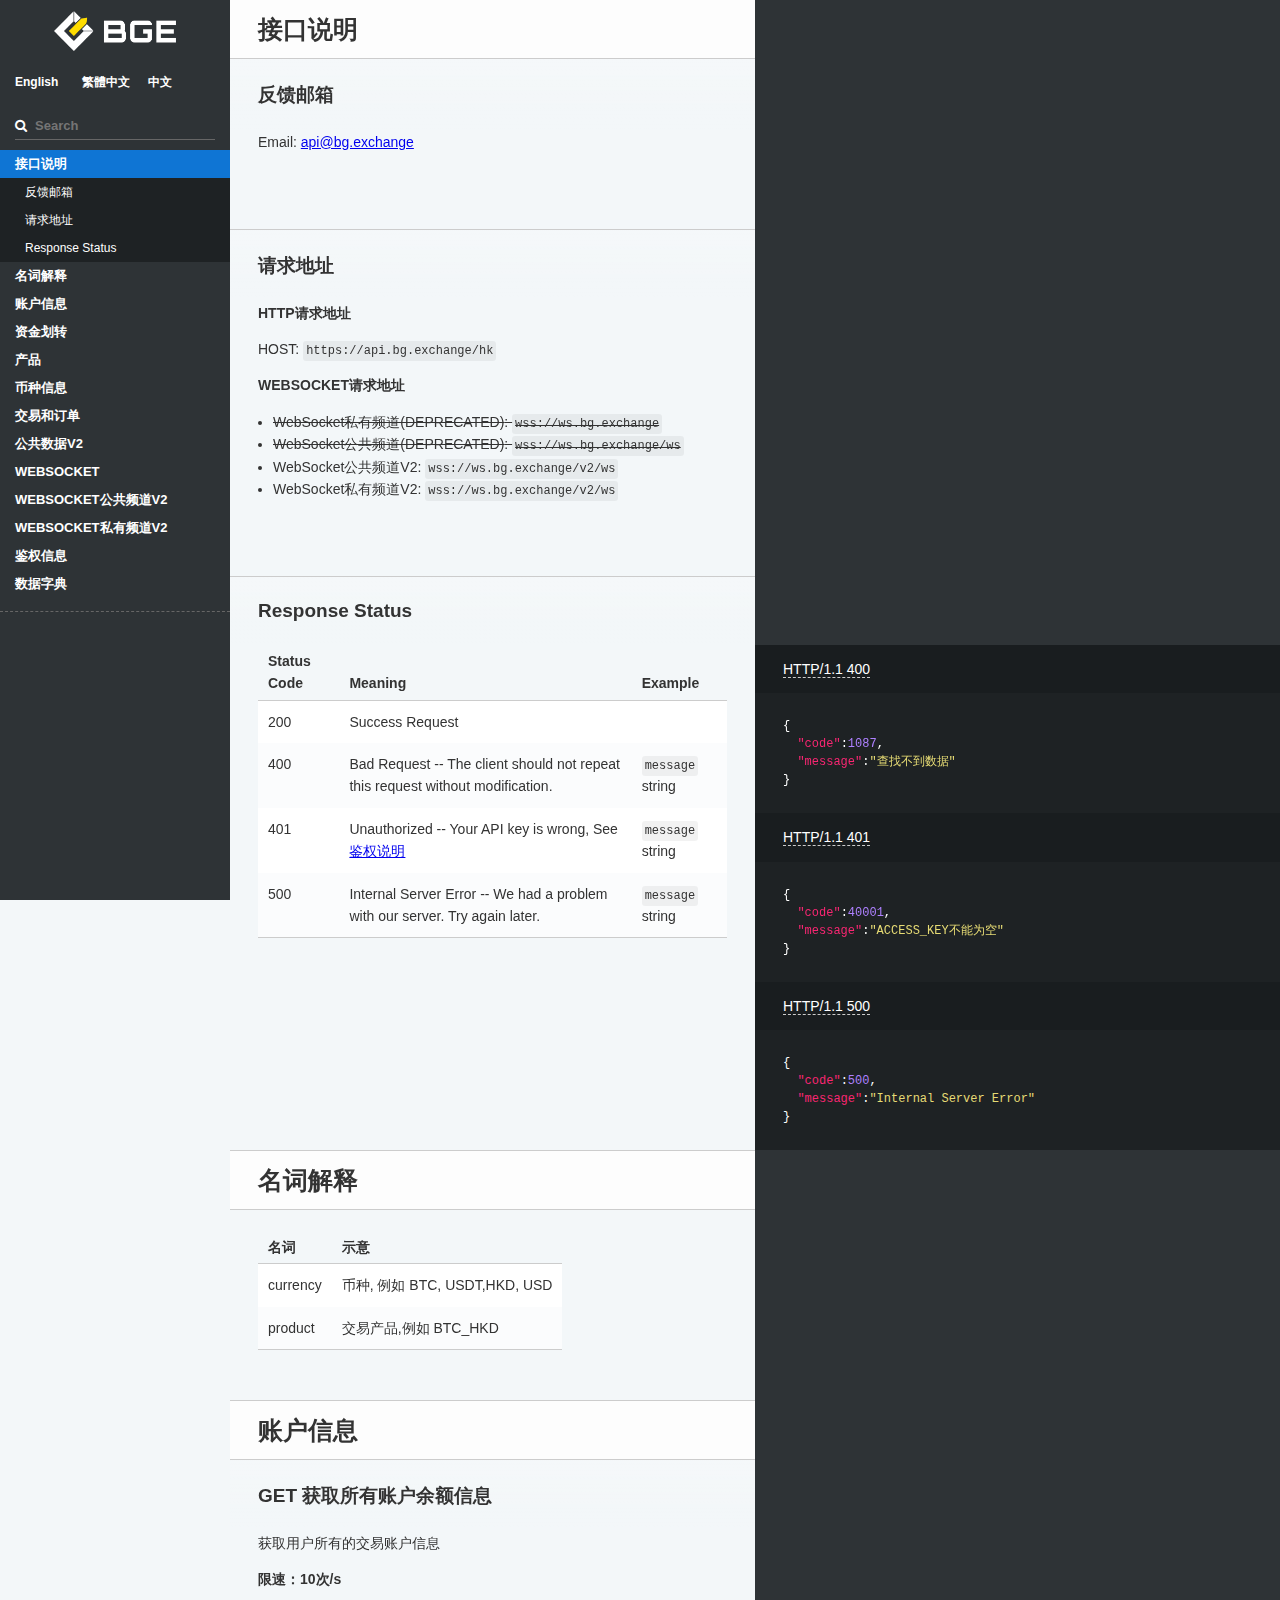
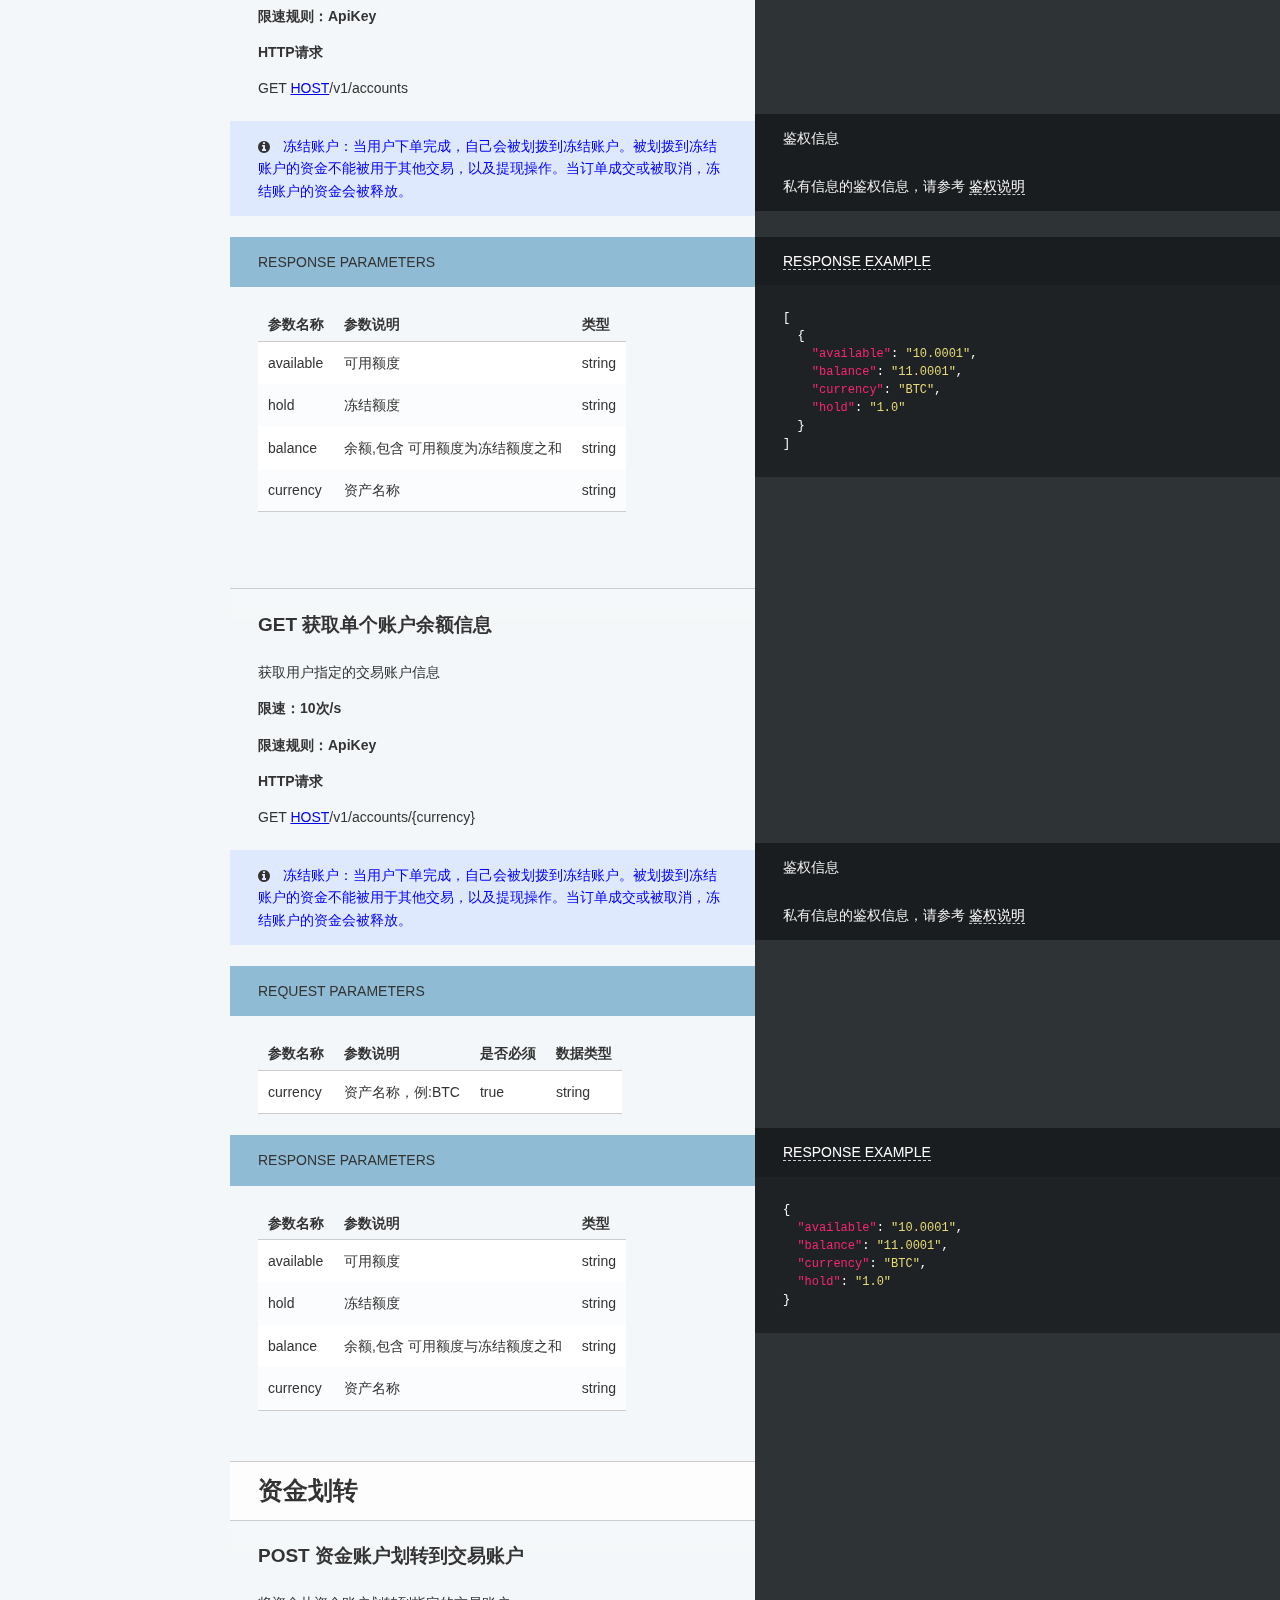
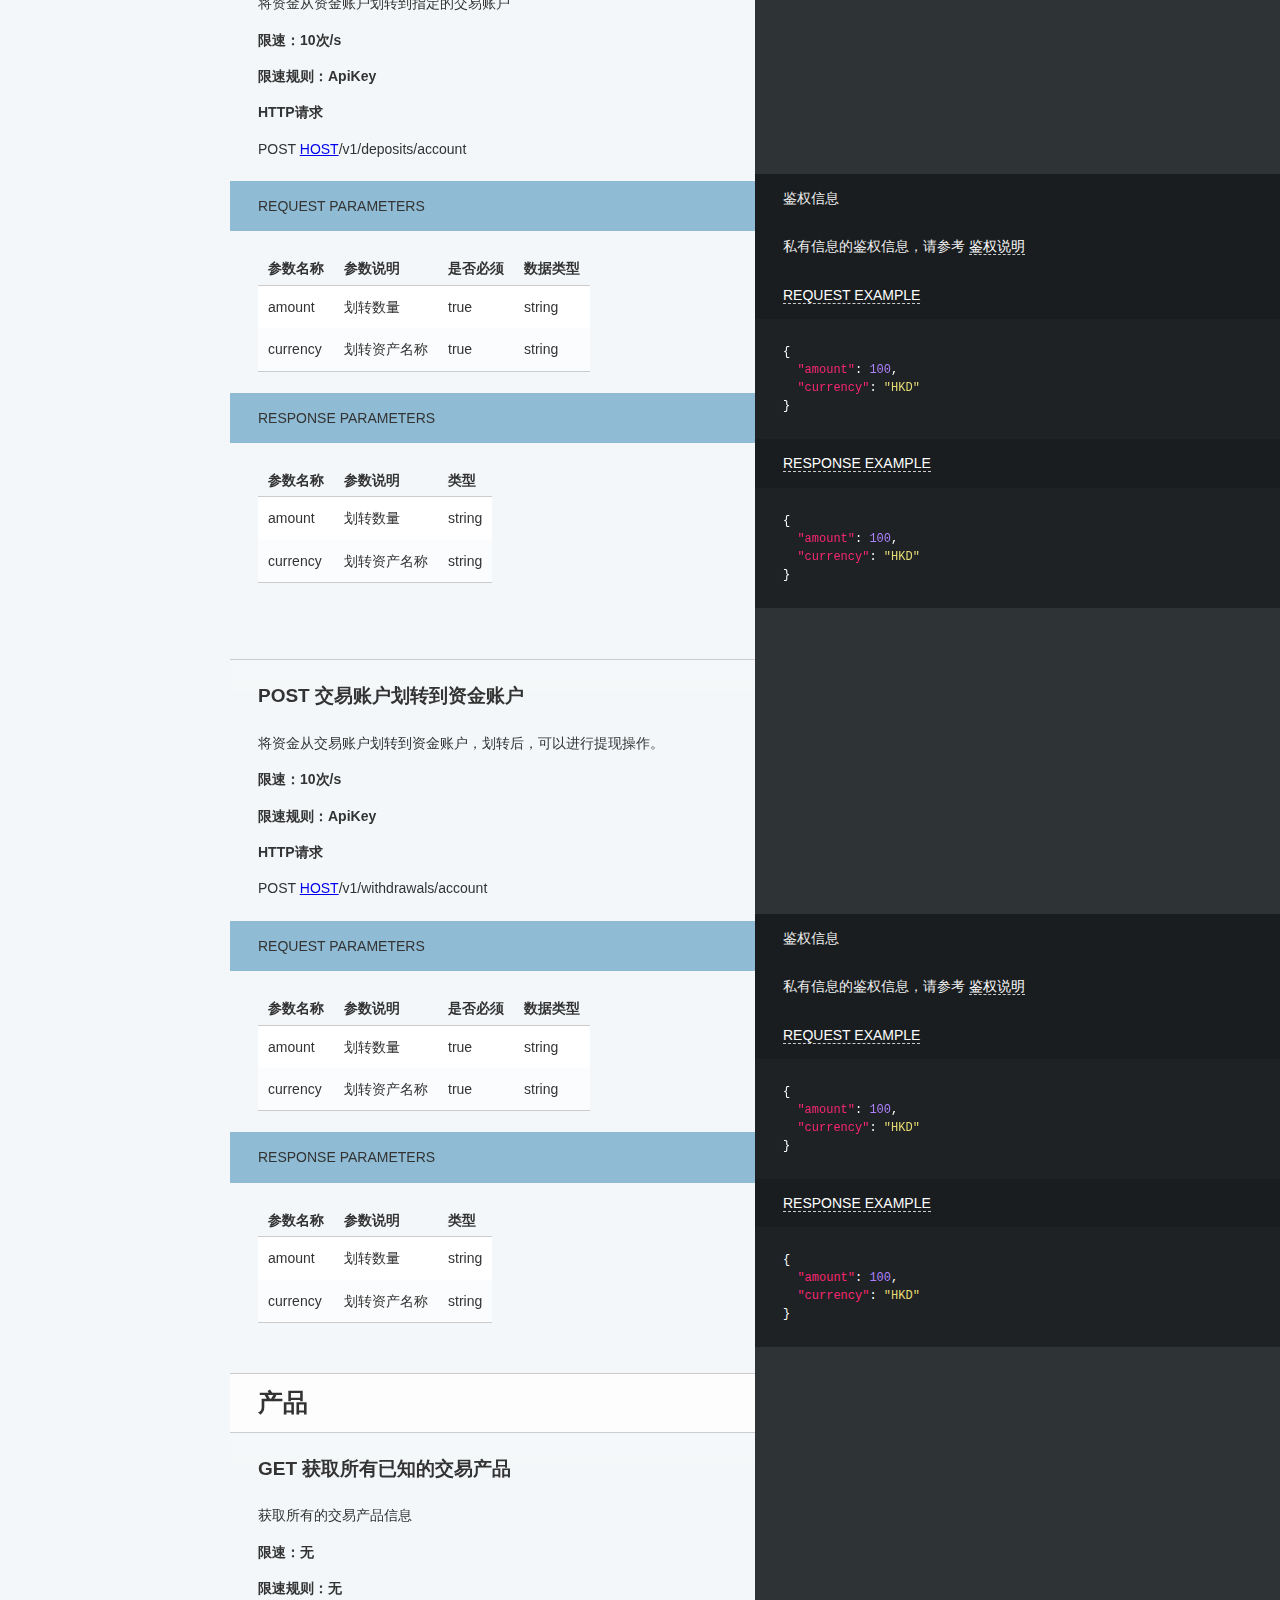
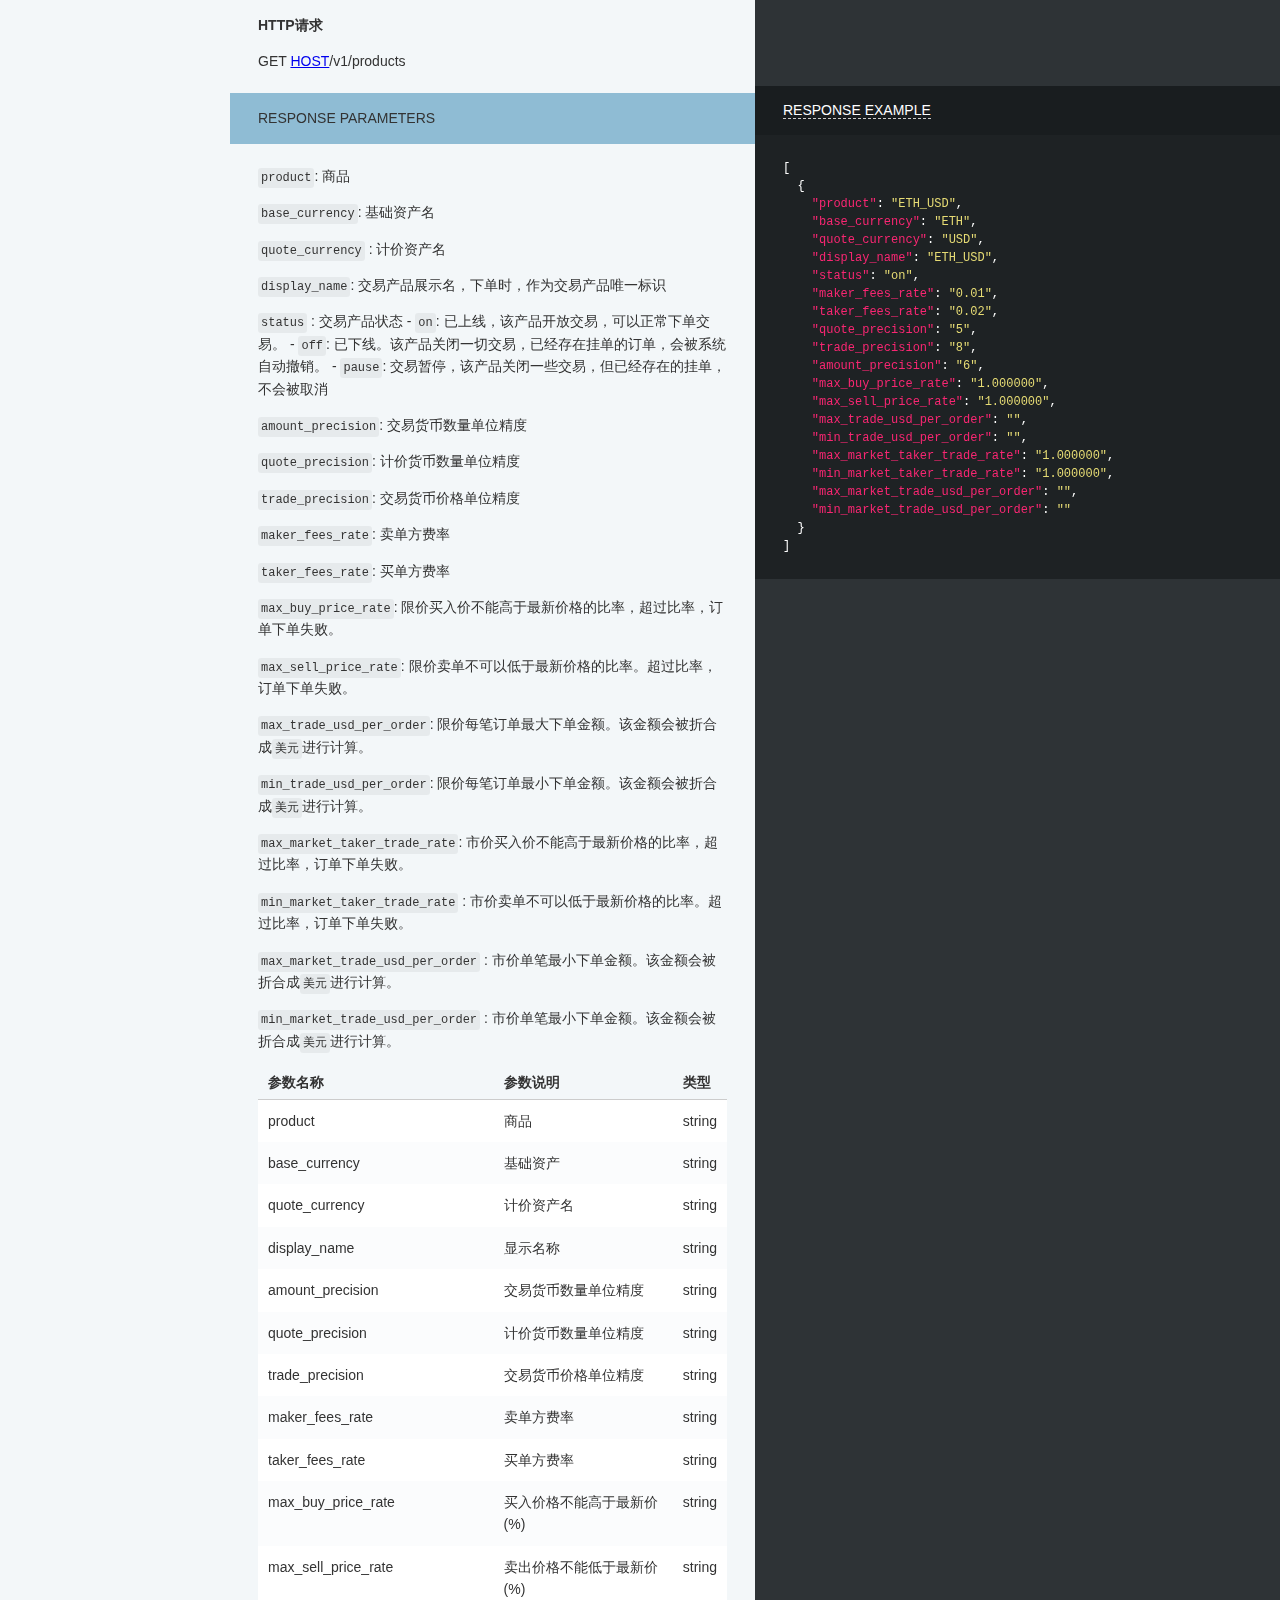
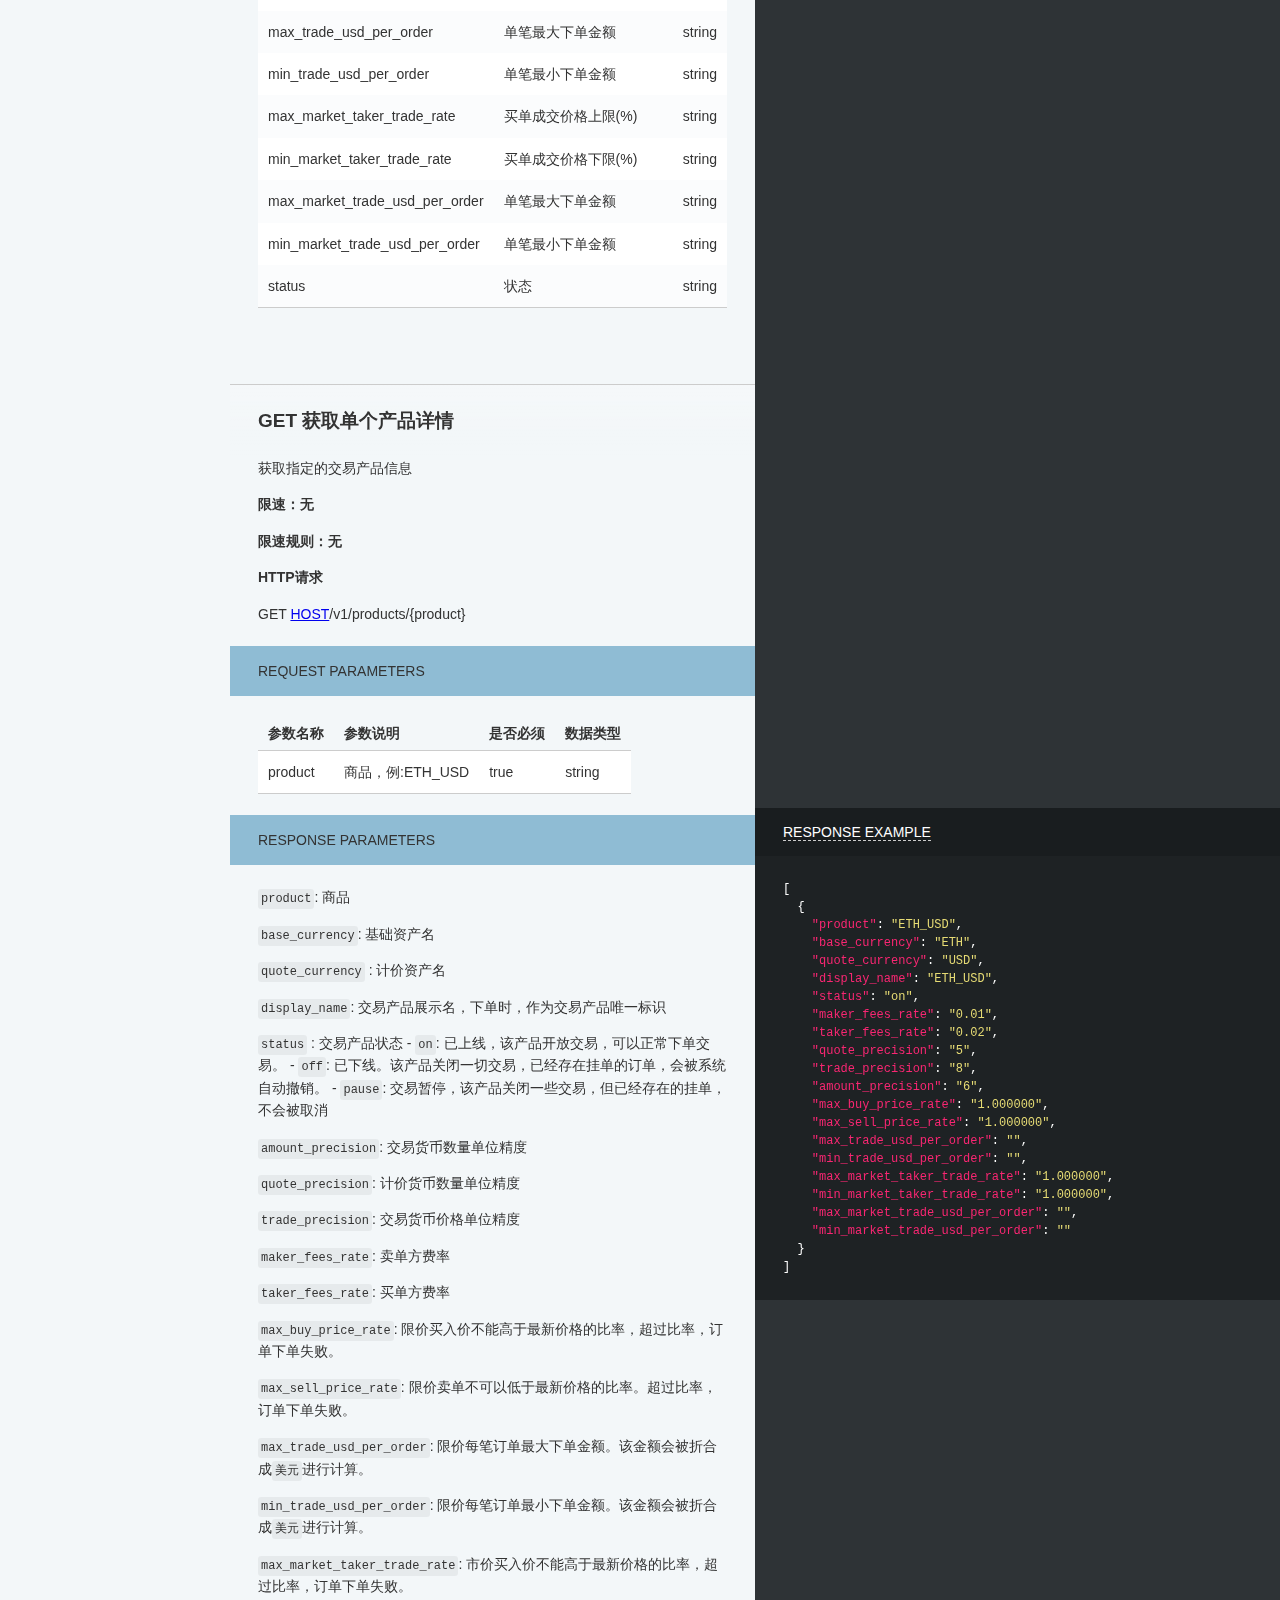
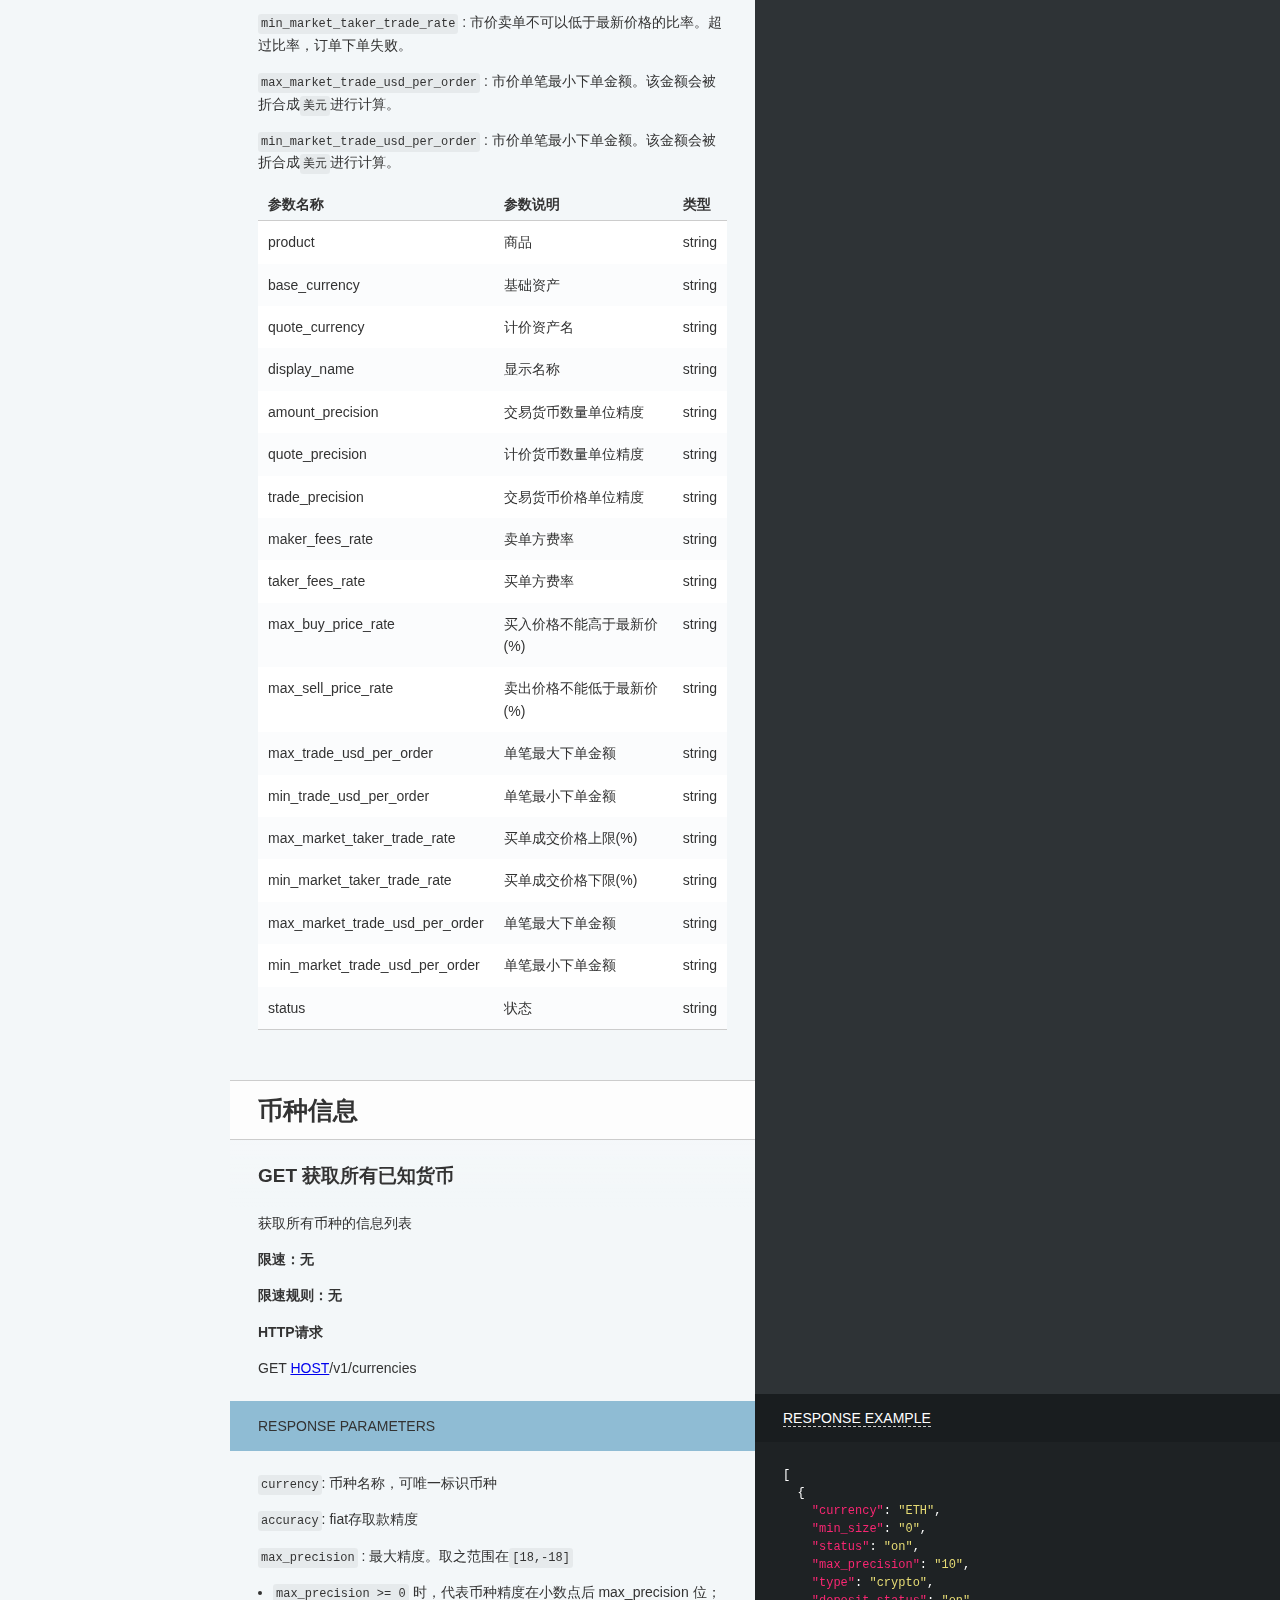
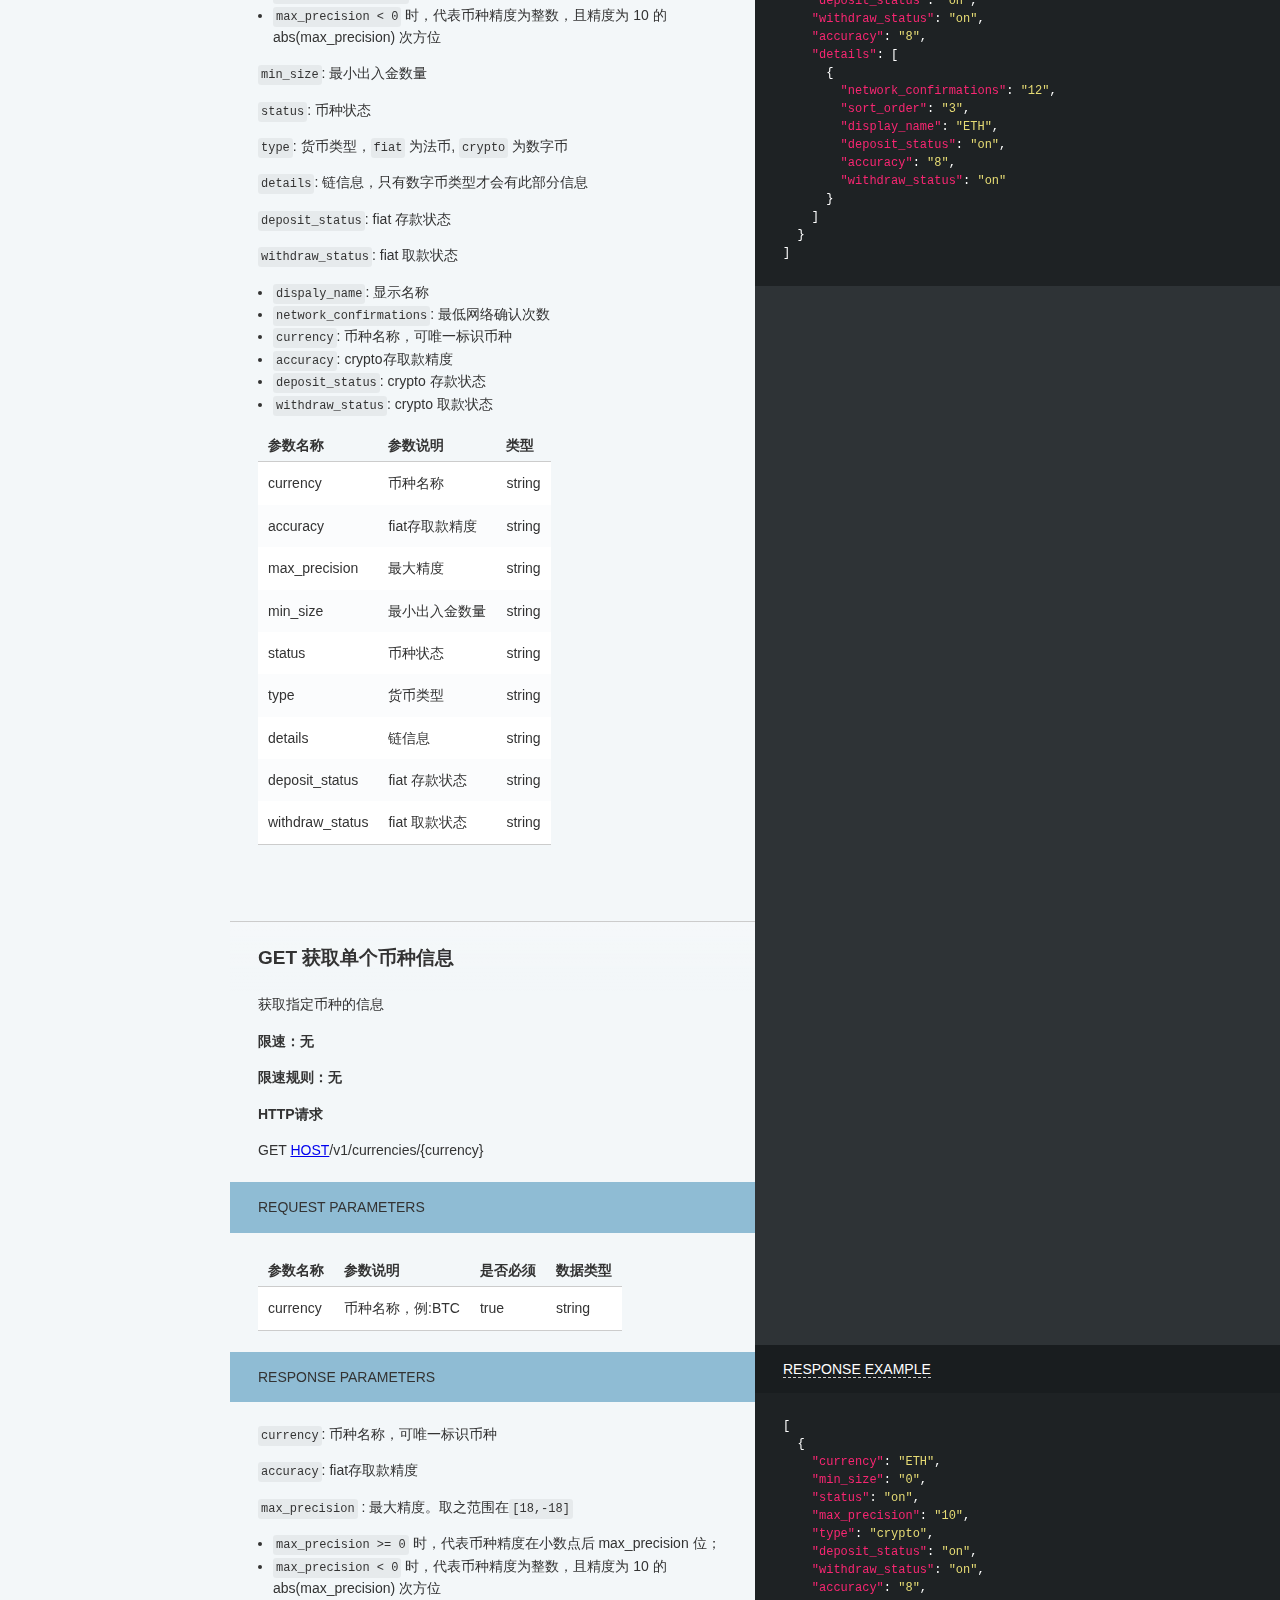
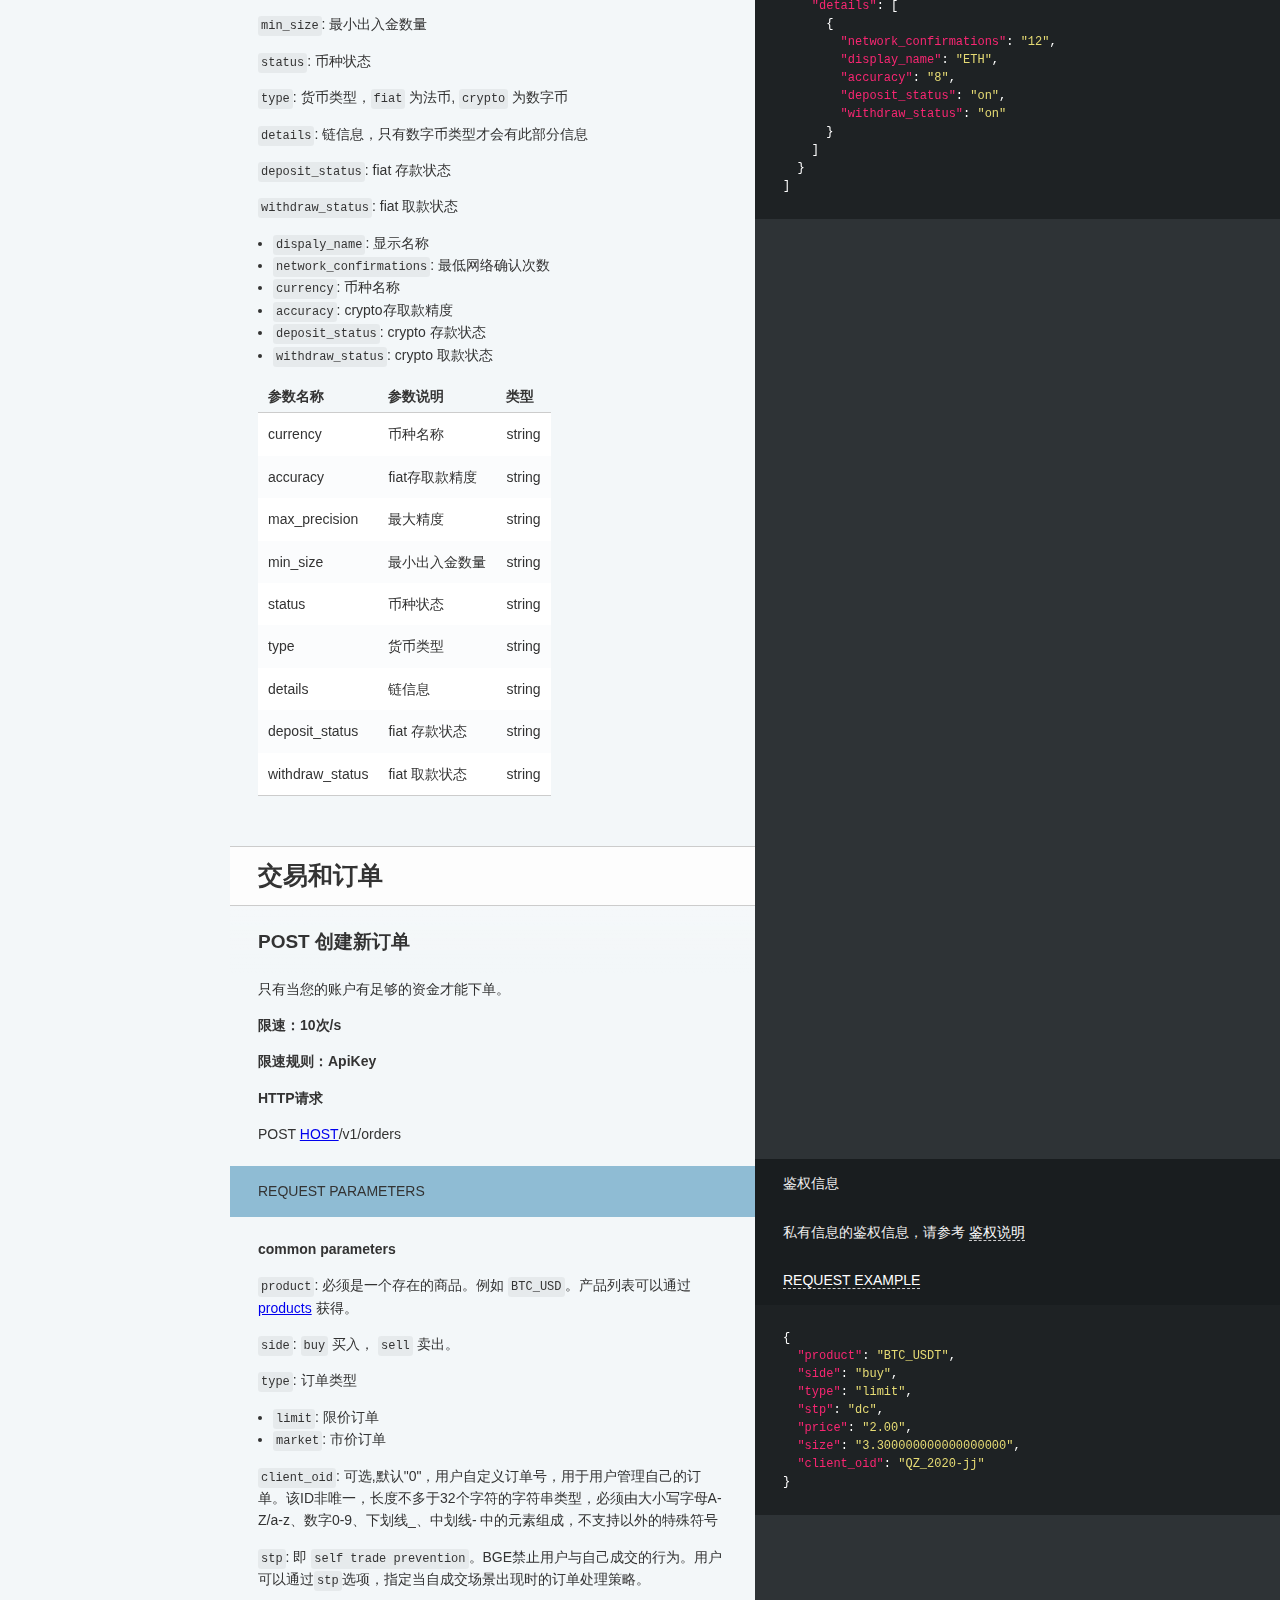
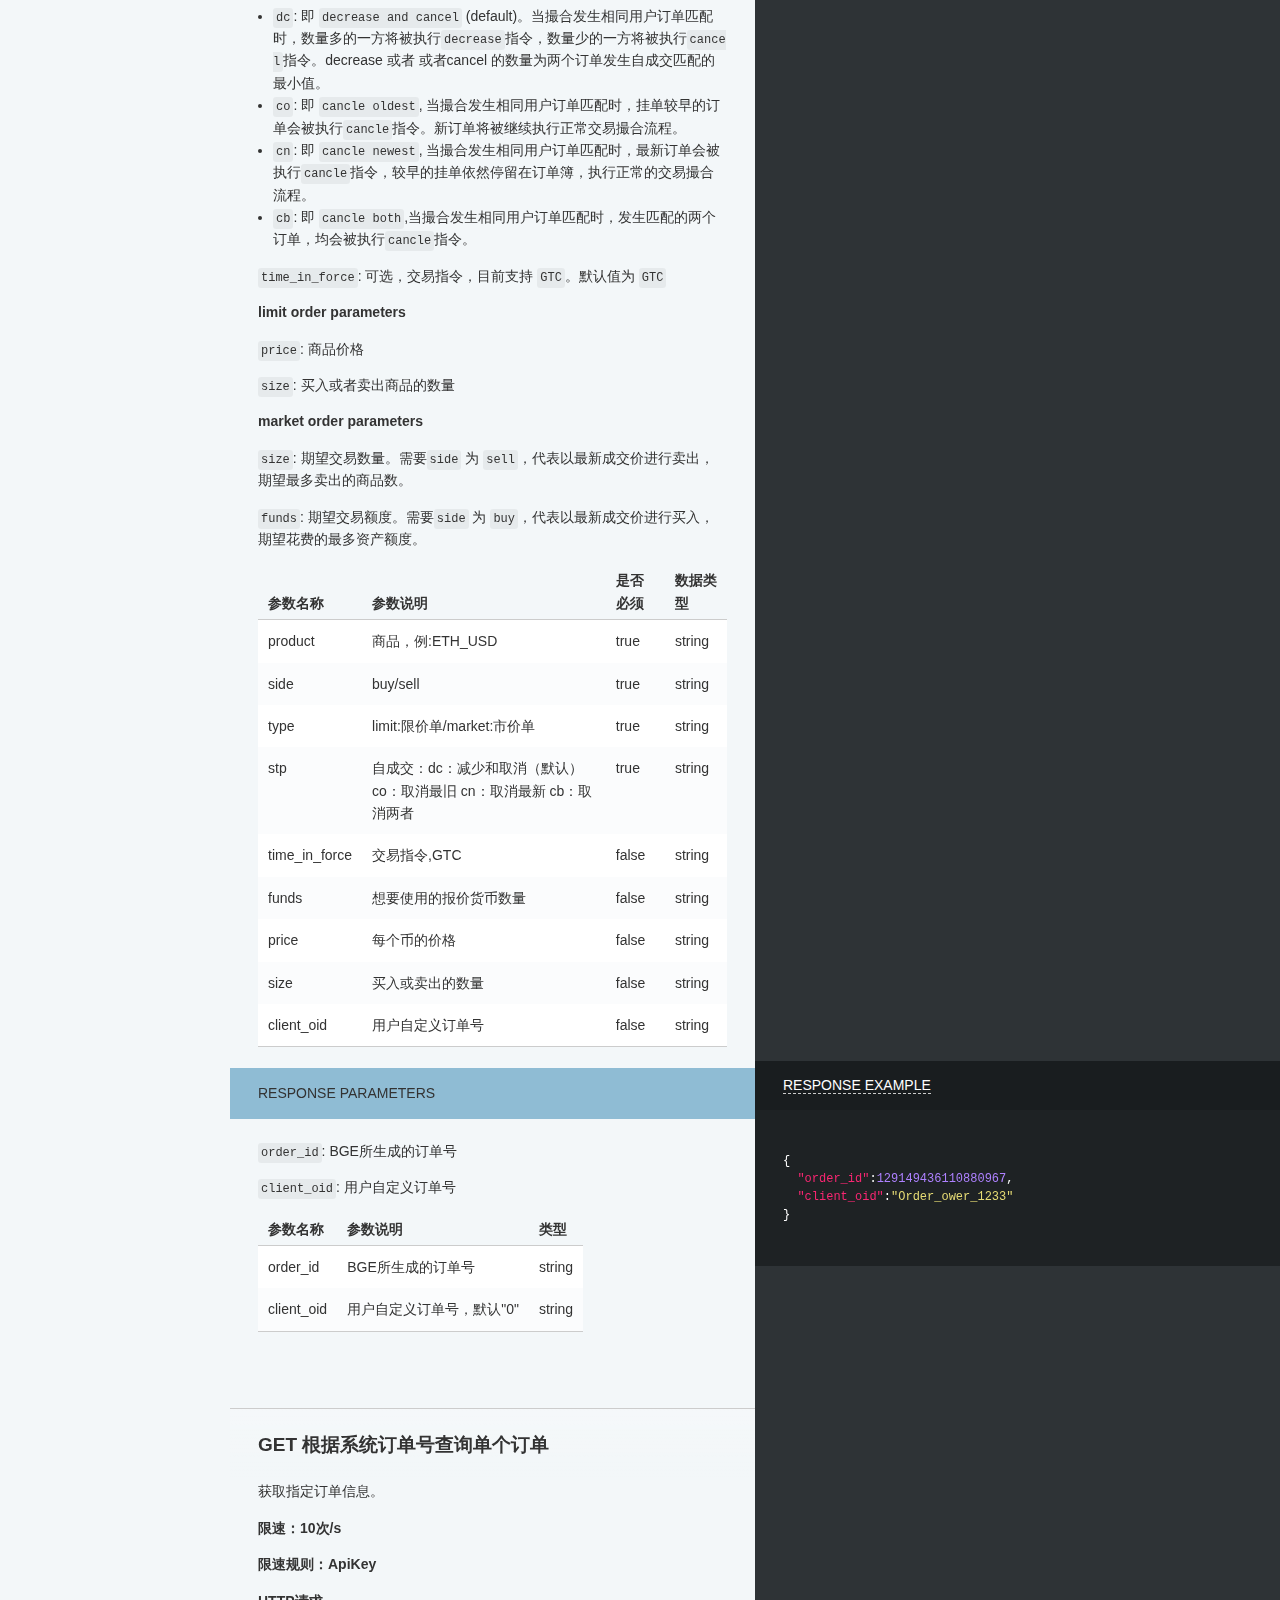
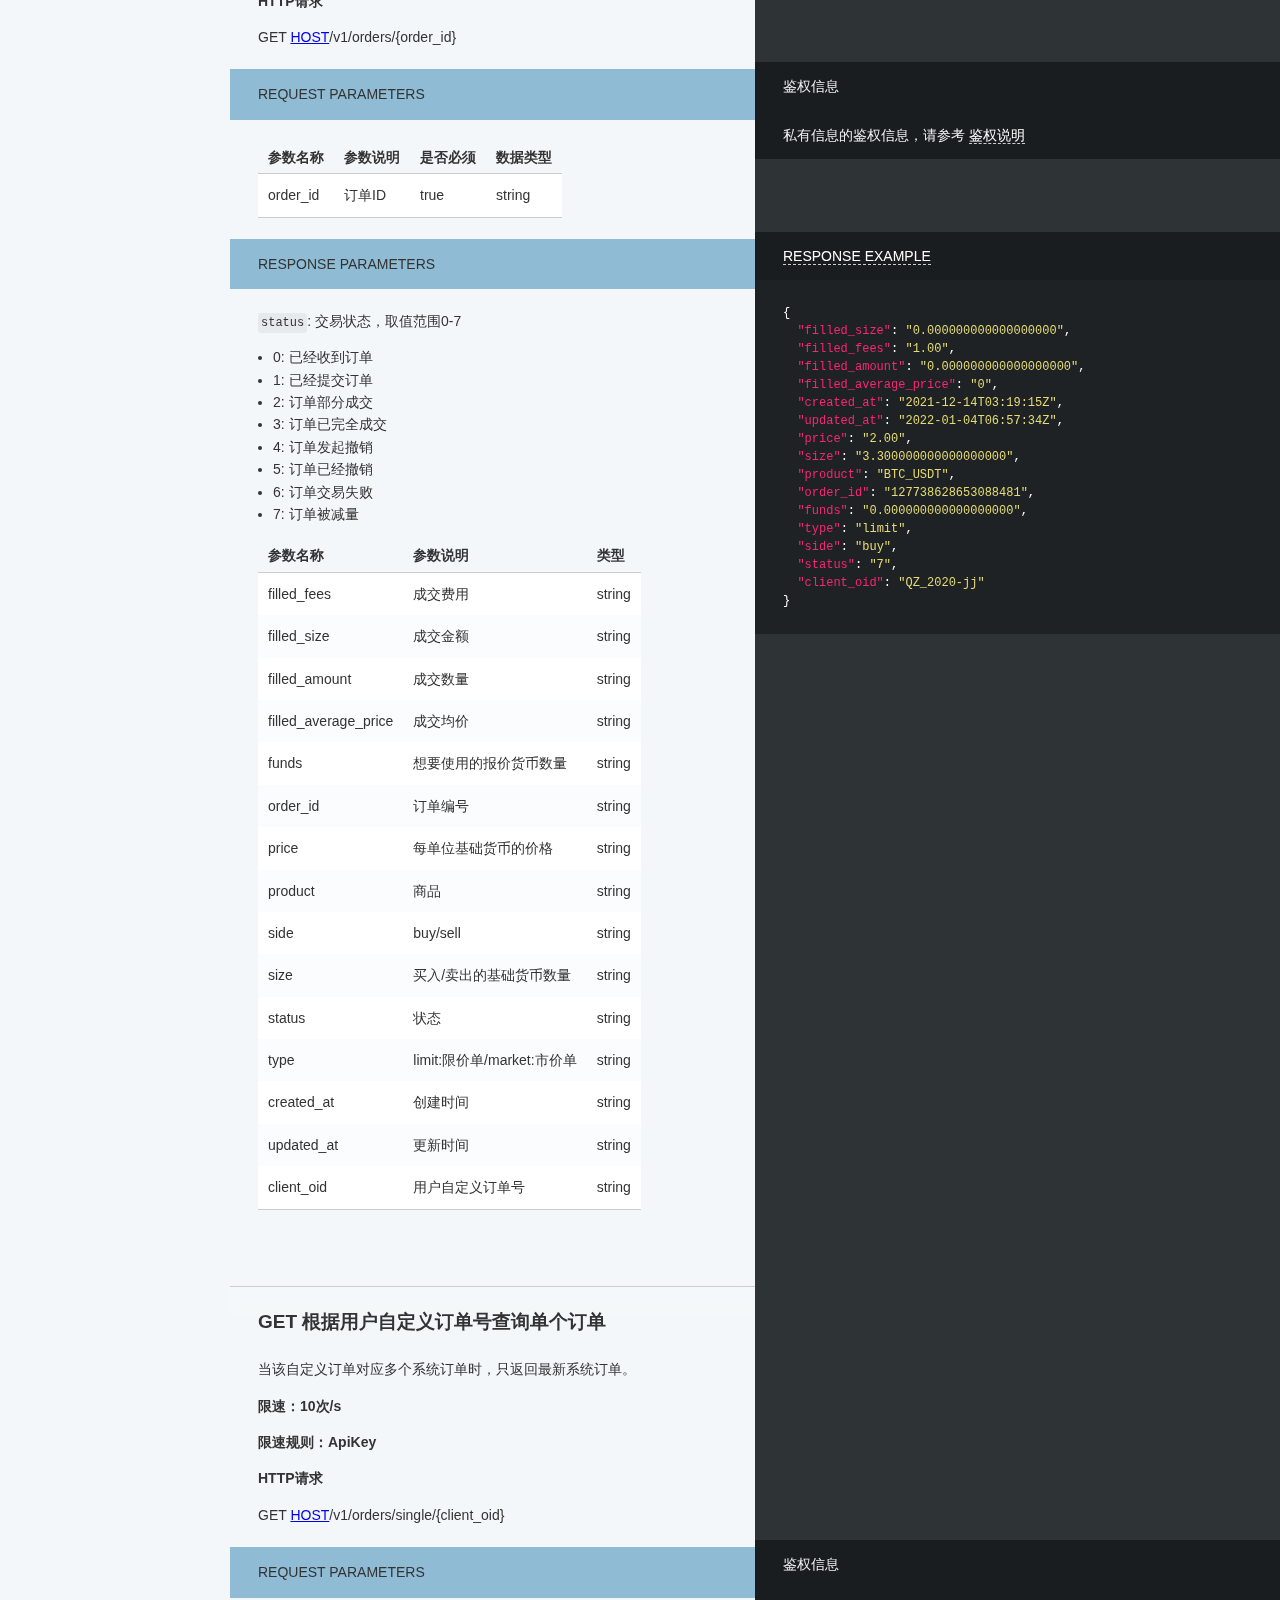
<file: zh/index.html>
<!doctype html>
<html>
  <head>
    <meta charset="utf-8">
    <meta content="IE=edge,chrome=1" http-equiv="X-UA-Compatible">
    <meta name="viewport" content="width=device-width, initial-scale=1, maximum-scale=1">
    <title>API Reference v1.0</title>

    <style media="screen">
      .highlight table td { padding: 5px; }
.highlight table pre { margin: 0; }
.highlight .gh {
  color: #999999;
}
.highlight .sr {
  color: #f6aa11;
}
.highlight .go {
  color: #888888;
}
.highlight .gp {
  color: #555555;
}
.highlight .gs {
}
.highlight .gu {
  color: #aaaaaa;
}
.highlight .nb {
  color: #f6aa11;
}
.highlight .cm {
  color: #75715e;
}
.highlight .cp {
  color: #75715e;
}
.highlight .c1 {
  color: #75715e;
}
.highlight .cs {
  color: #75715e;
}
.highlight .c, .highlight .ch, .highlight .cd, .highlight .cpf {
  color: #75715e;
}
.highlight .err {
  color: #960050;
}
.highlight .gr {
  color: #960050;
}
.highlight .gt {
  color: #960050;
}
.highlight .gd {
  color: #49483e;
}
.highlight .gi {
  color: #49483e;
}
.highlight .ge {
  color: #49483e;
}
.highlight .kc {
  color: #66d9ef;
}
.highlight .kd {
  color: #66d9ef;
}
.highlight .kr {
  color: #66d9ef;
}
.highlight .no {
  color: #66d9ef;
}
.highlight .kt {
  color: #66d9ef;
}
.highlight .mf {
  color: #ae81ff;
}
.highlight .mh {
  color: #ae81ff;
}
.highlight .il {
  color: #ae81ff;
}
.highlight .mi {
  color: #ae81ff;
}
.highlight .mo {
  color: #ae81ff;
}
.highlight .m, .highlight .mb, .highlight .mx {
  color: #ae81ff;
}
.highlight .sc {
  color: #ae81ff;
}
.highlight .se {
  color: #ae81ff;
}
.highlight .ss {
  color: #ae81ff;
}
.highlight .sd {
  color: #e6db74;
}
.highlight .s2 {
  color: #e6db74;
}
.highlight .sb {
  color: #e6db74;
}
.highlight .sh {
  color: #e6db74;
}
.highlight .si {
  color: #e6db74;
}
.highlight .sx {
  color: #e6db74;
}
.highlight .s1 {
  color: #e6db74;
}
.highlight .s, .highlight .sa, .highlight .dl {
  color: #e6db74;
}
.highlight .na {
  color: #a6e22e;
}
.highlight .nc {
  color: #a6e22e;
}
.highlight .nd {
  color: #a6e22e;
}
.highlight .ne {
  color: #a6e22e;
}
.highlight .nf, .highlight .fm {
  color: #a6e22e;
}
.highlight .vc {
  color: #ffffff;
}
.highlight .nn {
  color: #ffffff;
}
.highlight .ni {
  color: #ffffff;
}
.highlight .bp {
  color: #ffffff;
}
.highlight .vg {
  color: #ffffff;
}
.highlight .vi {
  color: #ffffff;
}
.highlight .nv, .highlight .vm {
  color: #ffffff;
}
.highlight .w {
  color: #ffffff;
}
.highlight {
  color: #ffffff;
}
.highlight .n, .highlight .py, .highlight .nx {
  color: #ffffff;
}
.highlight .nl {
  color: #f92672;
}
.highlight .ow {
  color: #f92672;
}
.highlight .nt {
  color: #f92672;
}
.highlight .k, .highlight .kv {
  color: #f92672;
}
.highlight .kn {
  color: #f92672;
}
.highlight .kp {
  color: #f92672;
}
.highlight .o {
  color: #f92672;
}
    </style>
    <style media="print">
      * {
        -webkit-transition:none!important;
        transition:none!important;
      }
      .highlight table td { padding: 5px; }
.highlight table pre { margin: 0; }
.highlight, .highlight .w {
  color: #586e75;
}
.highlight .err {
  color: #002b36;
  background-color: #dc322f;
}
.highlight .c, .highlight .ch, .highlight .cd, .highlight .cm, .highlight .cpf, .highlight .c1, .highlight .cs {
  color: #657b83;
}
.highlight .cp {
  color: #b58900;
}
.highlight .nt {
  color: #b58900;
}
.highlight .o, .highlight .ow {
  color: #93a1a1;
}
.highlight .p, .highlight .pi {
  color: #93a1a1;
}
.highlight .gi {
  color: #859900;
}
.highlight .gd {
  color: #dc322f;
}
.highlight .gh {
  color: #268bd2;
  background-color: #002b36;
  font-weight: bold;
}
.highlight .k, .highlight .kn, .highlight .kp, .highlight .kr, .highlight .kv {
  color: #6c71c4;
}
.highlight .kc {
  color: #cb4b16;
}
.highlight .kt {
  color: #cb4b16;
}
.highlight .kd {
  color: #cb4b16;
}
.highlight .s, .highlight .sb, .highlight .sc, .highlight .dl, .highlight .sd, .highlight .s2, .highlight .sh, .highlight .sx, .highlight .s1 {
  color: #859900;
}
.highlight .sa {
  color: #6c71c4;
}
.highlight .sr {
  color: #2aa198;
}
.highlight .si {
  color: #d33682;
}
.highlight .se {
  color: #d33682;
}
.highlight .nn {
  color: #b58900;
}
.highlight .nc {
  color: #b58900;
}
.highlight .no {
  color: #b58900;
}
.highlight .na {
  color: #268bd2;
}
.highlight .m, .highlight .mb, .highlight .mf, .highlight .mh, .highlight .mi, .highlight .il, .highlight .mo, .highlight .mx {
  color: #859900;
}
.highlight .ss {
  color: #859900;
}
    </style>
    <link href="../stylesheets/screen-b5dd53c2.css" rel="stylesheet" media="screen" />
    <link href="../stylesheets/print-1f59e67a.css" rel="stylesheet" media="print" />
      <script src="../javascripts/all-a9fde460.js"></script>

  </head>

  <body class="zh zh_index" data-languages="[]">
    <a href="#" id="nav-button">
      <span>
        NAV
        <img src="../images/navbar-cad8cdcb.png" alt="" />
      </span>
    </a>
    <div class="toc-wrapper">
      <a href="https://bg.exchange">
        <img src="../images/logo-7362dcfc.png" class="logo" alt="" />
      </a>
         <div class="localizable_tabs">
                      <a href="/openapi/">English</a>
                      <a href="/openapi/tc/">繁體中文</a>
                      <a href="/openapi/zh/">中文</a>
                </div>

        <div class="search">
          <input type="text" class="search" id="input-search" placeholder="Search">
        </div>
        <ul class="search-results"></ul>
      <ul id="toc" class="toc-list-h1">
          <li>
            <a href="#73d44fcf9b" class="toc-h1 toc-link" data-title="接口说明">接口说明</a>
              <ul class="toc-list-h2">
                  <li>
                    <a href="#f6d8c6fb01" class="toc-h2 toc-link" data-title="反馈邮箱">反馈邮箱</a>
                  </li>
                  <li>
                    <a href="#0e84ef42ae" class="toc-h2 toc-link" data-title="请求地址">请求地址</a>
                  </li>
                  <li>
                    <a href="#response-status" class="toc-h2 toc-link" data-title="Response Status">Response Status</a>
                  </li>
              </ul>
          </li>
          <li>
            <a href="#49469dfec8" class="toc-h1 toc-link" data-title="名词解释">名词解释</a>
          </li>
          <li>
            <a href="#bd9157656f" class="toc-h1 toc-link" data-title="账户信息">账户信息</a>
              <ul class="toc-list-h2">
                  <li>
                    <a href="#获取所有账户余额信息" class="toc-h2 toc-link" data-title="GET  获取所有账户余额信息">GET  获取所有账户余额信息</a>
                  </li>
                  <li>
                    <a href="#获取单个账户余额信息" class="toc-h2 toc-link" data-title="GET  获取单个账户余额信息">GET  获取单个账户余额信息</a>
                  </li>
              </ul>
          </li>
          <li>
            <a href="#1da62d08e5" class="toc-h1 toc-link" data-title="资金划转">资金划转</a>
              <ul class="toc-list-h2">
                  <li>
                    <a href="#资金账户划转到交易账户" class="toc-h2 toc-link" data-title="POST  资金账户划转到交易账户">POST  资金账户划转到交易账户</a>
                  </li>
                  <li>
                    <a href="#交易账户划转到资金账户" class="toc-h2 toc-link" data-title="POST  交易账户划转到资金账户">POST  交易账户划转到资金账户</a>
                  </li>
              </ul>
          </li>
          <li>
            <a href="#6cc98552a9" class="toc-h1 toc-link" data-title="产品">产品</a>
              <ul class="toc-list-h2">
                  <li>
                    <a href="#获取所有已知的交易产品" class="toc-h2 toc-link" data-title="GET  获取所有已知的交易产品">GET  获取所有已知的交易产品</a>
                  </li>
                  <li>
                    <a href="#获取单个产品详情" class="toc-h2 toc-link" data-title="GET  获取单个产品详情">GET  获取单个产品详情</a>
                  </li>
              </ul>
          </li>
          <li>
            <a href="#b4258c5371" class="toc-h1 toc-link" data-title="币种信息">币种信息</a>
              <ul class="toc-list-h2">
                  <li>
                    <a href="#获取所有已知货币" class="toc-h2 toc-link" data-title="GET  获取所有已知货币">GET  获取所有已知货币</a>
                  </li>
                  <li>
                    <a href="#获取单个币种信息" class="toc-h2 toc-link" data-title="GET  获取单个币种信息">GET  获取单个币种信息</a>
                  </li>
              </ul>
          </li>
          <li>
            <a href="#114efe6c68" class="toc-h1 toc-link" data-title="交易和订单">交易和订单</a>
              <ul class="toc-list-h2">
                  <li>
                    <a href="#创建新订单" class="toc-h2 toc-link" data-title="POST  创建新订单">POST  创建新订单</a>
                  </li>
                  <li>
                    <a href="#根据系统订单号查询单个订单" class="toc-h2 toc-link" data-title="GET  根据系统订单号查询单个订单">GET  根据系统订单号查询单个订单</a>
                  </li>
                  <li>
                    <a href="#根据用户自定义订单号查询单个订单" class="toc-h2 toc-link" data-title="GET  根据用户自定义订单号查询单个订单">GET  根据用户自定义订单号查询单个订单</a>
                  </li>
                  <li>
                    <a href="#获取交易明细" class="toc-h2 toc-link" data-title="GET  获取交易明细">GET  获取交易明细</a>
                  </li>
                  <li>
                    <a href="#获取当前的未完结订单" class="toc-h2 toc-link" data-title="GET  获取当前的未完结订单">GET  获取当前的未完结订单</a>
                  </li>
                  <li>
                    <a href="#根据系统订单号撤销单个订单" class="toc-h2 toc-link" data-title="DELETE  根据系统订单号撤销单个订单">DELETE  根据系统订单号撤销单个订单</a>
                  </li>
                  <li>
                    <a href="#根据用户自定义订单号撤销单个订单" class="toc-h2 toc-link" data-title="DELETE  根据用户自定义订单号撤销单个订单">DELETE  根据用户自定义订单号撤销单个订单</a>
                  </li>
                  <li>
                    <a href="#根据商品取消所有订单" class="toc-h2 toc-link" data-title="DELETE  根据商品取消所有订单">DELETE  根据商品取消所有订单</a>
                  </li>
              </ul>
          </li>
          <li>
            <a href="#v2-public-market" class="toc-h1 toc-link" data-title="公共数据V2">公共数据V2</a>
              <ul class="toc-list-h2">
                  <li>
                    <a href="#http-kline" class="toc-h2 toc-link" data-title="GET  K线">GET  K线</a>
                  </li>
                  <li>
                    <a href="#http-orderbook" class="toc-h2 toc-link" data-title="GET  订单book">GET  订单book</a>
                  </li>
                  <li>
                    <a href="#http-get-all-tickers" class="toc-h2 toc-link" data-title="GET  全部币对24小时行情数据">GET  全部币对24小时行情数据</a>
                  </li>
                  <li>
                    <a href="#http-get-ticker" class="toc-h2 toc-link" data-title="GET  单币对24小时行情数据">GET  单币对24小时行情数据</a>
                  </li>
                  <li>
                    <a href="#http-get-fiils" class="toc-h2 toc-link" data-title="GET  单币对实时成交数据">GET  单币对实时成交数据</a>
                  </li>
              </ul>
          </li>
          <li>
            <a href="#v2-base-ws" class="toc-h1 toc-link" data-title="WEBSOCKET">WEBSOCKET</a>
              <ul class="toc-list-h2">
                  <li>
                    <a href="#websocket" class="toc-h2 toc-link" data-title="WEBSOCKET 基本说明">WEBSOCKET 基本说明</a>
                  </li>
                  <li>
                    <a href="#c223893951" class="toc-h2 toc-link" data-title="连接说明">连接说明</a>
                  </li>
                  <li>
                    <a href="#5eae391873" class="toc-h2 toc-link" data-title="订阅限制">订阅限制</a>
                  </li>
                  <li>
                    <a href="#df29d863c4" class="toc-h2 toc-link" data-title="连接保持">连接保持</a>
                  </li>
                  <li>
                    <a href="#b086ee949f" class="toc-h2 toc-link" data-title="请求错误">请求错误</a>
                  </li>
              </ul>
          </li>
          <li>
            <a href="#v2-public-ws" class="toc-h1 toc-link" data-title="WEBSOCKET公共频道V2">WEBSOCKET公共频道V2</a>
              <ul class="toc-list-h2">
                  <li>
                    <a href="#v2-public-candles" class="toc-h2 toc-link" data-title="K线频道">K线频道</a>
                  </li>
                  <li>
                    <a href="#v2-public-fills" class="toc-h2 toc-link" data-title="成交频道">成交频道</a>
                  </li>
                  <li>
                    <a href="#v2-public-orderbook" class="toc-h2 toc-link" data-title="深度频道">深度频道</a>
                  </li>
                  <li>
                    <a href="#v2-public-depth" class="toc-h2 toc-link" data-title="深度depth频道">深度depth频道</a>
                  </li>
                  <li>
                    <a href="#v2-public-ticker" class="toc-h2 toc-link" data-title="行情频道">行情频道</a>
                  </li>
                  <li>
                    <a href="#v2-public-req-param" class="toc-h2 toc-link" data-title="公共频道Request字段说明">公共频道Request字段说明</a>
                  </li>
                  <li>
                    <a href="#v2-public-rep-param" class="toc-h2 toc-link" data-title="公共频道Response字段说明">公共频道Response字段说明</a>
                  </li>
                  <li>
                    <a href="#v2-publilc-events" class="toc-h2 toc-link" data-title="公共频道Event列表">公共频道Event列表</a>
                  </li>
                  <li>
                    <a href="#v2-publilc-bizs" class="toc-h2 toc-link" data-title="公共频道Biz列表">公共频道Biz列表</a>
                  </li>
                  <li>
                    <a href="#v2-publilc-types" class="toc-h2 toc-link" data-title="公共频道Type列表">公共频道Type列表</a>
                  </li>
              </ul>
          </li>
          <li>
            <a href="#v2-private-ws" class="toc-h1 toc-link" data-title="WEBSOCKET私有频道V2">WEBSOCKET私有频道V2</a>
              <ul class="toc-list-h2">
                  <li>
                    <a href="#v2-private-auth" class="toc-h2 toc-link" data-title="私有频道 登录认证">私有频道 登录认证</a>
                  </li>
                  <li>
                    <a href="#v2-private-asstes" class="toc-h2 toc-link" data-title="私有频道 资产">私有频道 资产</a>
                  </li>
                  <li>
                    <a href="#v2-private-orders" class="toc-h2 toc-link" data-title="私有频道 订单">私有频道 订单</a>
                  </li>
                  <li>
                    <a href="#v2-private-req-param" class="toc-h2 toc-link" data-title="私有频道 通用请求参数说明">私有频道 通用请求参数说明</a>
                  </li>
                  <li>
                    <a href="#v2-private-rep-param" class="toc-h2 toc-link" data-title="私有频道 通用响应参数说明">私有频道 通用响应参数说明</a>
                  </li>
                  <li>
                    <a href="#v2-private-events" class="toc-h2 toc-link" data-title="私有频道Event列表">私有频道Event列表</a>
                  </li>
                  <li>
                    <a href="#v2-private-bizs" class="toc-h2 toc-link" data-title="私有频道Biz列表">私有频道Biz列表</a>
                  </li>
                  <li>
                    <a href="#v2-private-types" class="toc-h2 toc-link" data-title="私有频道Type列表">私有频道Type列表</a>
                  </li>
              </ul>
          </li>
          <li>
            <a href="#10fd7e4964" class="toc-h1 toc-link" data-title="鉴权信息">鉴权信息</a>
          </li>
          <li>
            <a href="#42f2f63a84" class="toc-h1 toc-link" data-title="数据字典">数据字典</a>
              <ul class="toc-list-h2">
                  <li>
                    <a href="#websocket" class="toc-h2 toc-link" data-title="WEBSOCKET状态码对照表">WEBSOCKET状态码对照表</a>
                  </li>
                  <li>
                    <a href="#be4cf2ebfe" class="toc-h2 toc-link" data-title="用户认证错误码对照表">用户认证错误码对照表</a>
                  </li>
                  <li>
                    <a href="#7e7daf7c01" class="toc-h2 toc-link" data-title="业务错误码对照表">业务错误码对照表</a>
                  </li>
              </ul>
          </li>
      </ul>
        <ul class="toc-footer">
        </ul>
    </div>
    <div class="page-wrapper">
      <div class="dark-box"></div>
      <div class="content">
        <h1 id='73d44fcf9b'>接口说明</h1><h2 id='f6d8c6fb01'>反馈邮箱</h2>
<p>Email: <a href="mailto:api@bg.exchange" id="api-support">api@bg.exchange</a></p>
<h2 id='0e84ef42ae'>请求地址</h2>
<p><strong>HTTP请求地址</strong><br></p>

<p><a id="HTTP-HOST"></a>
HOST: <code>https://api.bg.exchange/hk</code></p>

<p><strong>WEBSOCKET请求地址</strong></p>

<ul>
<li><del>WebSocket私有频道(DEPRECATED)<a id="WS_HOST_PUBLIC"></a>: <code>wss://ws.bg.exchange</code></del></li>
<li><del>WebSocket公共频道(DEPRECATED)<a id="WS_HOST_PRIVATE"></a>: <code>wss://ws.bg.exchange/ws</code></del></li>
<li>WebSocket公共频道V2<a id="WS_HOST_PUBLIC_V2"></a>: <code>wss://ws.bg.exchange/v2/ws</code></li>
<li>WebSocket私有频道V2<a id="WS_HOST_PRIVATE_V2"></a>: <code>wss://ws.bg.exchange/v2/ws</code></li>
</ul>
<h2 id='response-status'>Response Status</h2>
<blockquote>
<p><a name="ResonpseExample"><a href="#ERR1">HTTP/1.1 400</a></a></p>
</blockquote>
<div class="highlight"><pre class="highlight json tab-json"><code><span class="p">{</span><span class="w">
  </span><span class="nl">"code"</span><span class="p">:</span><span class="mi">1087</span><span class="p">,</span><span class="w">
  </span><span class="nl">"message"</span><span class="p">:</span><span class="s2">"查找不到数据"</span><span class="w">
</span><span class="p">}</span><span class="w">
</span></code></pre></div>
<blockquote>
<p><a name="ResonpseExample"><a href="#ERR2">HTTP/1.1 401</a></a></p>
</blockquote>
<div class="highlight"><pre class="highlight json tab-json"><code><span class="p">{</span><span class="w">
  </span><span class="nl">"code"</span><span class="p">:</span><span class="mi">40001</span><span class="p">,</span><span class="w">
  </span><span class="nl">"message"</span><span class="p">:</span><span class="s2">"ACCESS_KEY不能为空"</span><span class="w">
</span><span class="p">}</span><span class="w">
</span></code></pre></div>
<blockquote>
<p><a name="ResonpseExample"><a href="#ERR1">HTTP/1.1 500</a></a></p>
</blockquote>
<div class="highlight"><pre class="highlight json tab-json"><code><span class="p">{</span><span class="w">
  </span><span class="nl">"code"</span><span class="p">:</span><span class="mi">500</span><span class="p">,</span><span class="w">
  </span><span class="nl">"message"</span><span class="p">:</span><span class="s2">"Internal Server Error"</span><span class="w">
</span><span class="p">}</span><span class="w">
</span></code></pre></div>
<table><thead>
<tr>
<th>Status Code</th>
<th>Meaning</th>
<th>Example</th>
</tr>
</thead><tbody>
<tr>
<td>200</td>
<td>Success Request</td>
<td></td>
</tr>
<tr>
<td>400</td>
<td>Bad Request  -- The client should not repeat this request without modification.</td>
<td><code>message</code> string</td>
</tr>
<tr>
<td>401</td>
<td>Unauthorized -- Your API key is wrong, See <a href="#auth">鉴权说明</a></td>
<td><code>message</code> string</td>
</tr>
<tr>
<td>500</td>
<td>Internal Server Error -- We had a problem with our server. Try again later.</td>
<td><code>message</code> string</td>
</tr>
</tbody></table>
<h1 id='49469dfec8'>名词解释</h1>
<table><thead>
<tr>
<th>名词</th>
<th>示意</th>
</tr>
</thead><tbody>
<tr>
<td>currency</td>
<td>币种, 例如 BTC, USDT,HKD, USD</td>
</tr>
<tr>
<td>product</td>
<td>交易产品,例如 BTC_HKD</td>
</tr>
</tbody></table>
<h1 id='bd9157656f'>账户信息</h1>
<h2 id="获取所有账户余额信息">GET  获取所有账户余额信息</h2>

<p>获取用户所有的交易账户信息</p>

<p><strong>限速：10次/s</strong></p>

<p><strong>限速规则：ApiKey</strong></p>

<p><strong>HTTP请求</strong></p>

<p>GET <a href="#HTTP-HOST">HOST</a>/v1/accounts</p>

<blockquote>
<p>鉴权信息</p>

<p>私有信息的鉴权信息，请参考 <a href="#auth">鉴权说明</a></p>
</blockquote>

<aside class="notice">
  <span style="color: blue;">
冻结账户：当用户下单完成，自己会被划拨到冻结账户。被划拨到冻结账户的资金不能被用于其他交易，以及提现操作。当订单成交或被取消，冻结账户的资金会被释放。
  </span>
</aside>

<blockquote>
<p><a name="ResonpseExample">RESPONSE EXAMPLE</a></p>
</blockquote>
<div class="highlight"><pre class="highlight json tab-json"><code><span class="p">[</span><span class="w">
  </span><span class="p">{</span><span class="w">
    </span><span class="nl">"available"</span><span class="p">:</span><span class="w"> </span><span class="s2">"10.0001"</span><span class="p">,</span><span class="w">
    </span><span class="nl">"balance"</span><span class="p">:</span><span class="w"> </span><span class="s2">"11.0001"</span><span class="p">,</span><span class="w">
    </span><span class="nl">"currency"</span><span class="p">:</span><span class="w"> </span><span class="s2">"BTC"</span><span class="p">,</span><span class="w">
    </span><span class="nl">"hold"</span><span class="p">:</span><span class="w"> </span><span class="s2">"1.0"</span><span class="w">
  </span><span class="p">}</span><span class="w">
</span><span class="p">]</span><span class="w">
</span></code></pre></div>
<aside>
RESPONSE PARAMETERS
</aside>

<table><thead>
<tr>
<th>参数名称</th>
<th>参数说明</th>
<th>类型</th>
</tr>
</thead><tbody>
<tr>
<td>available</td>
<td>可用额度</td>
<td>string</td>
</tr>
<tr>
<td>hold</td>
<td>冻结额度</td>
<td>string</td>
</tr>
<tr>
<td>balance</td>
<td>余额,包含 可用额度为冻结额度之和</td>
<td>string</td>
</tr>
<tr>
<td>currency</td>
<td>资产名称</td>
<td>string</td>
</tr>
</tbody></table>

<h2 id="获取单个账户余额信息">GET  获取单个账户余额信息</h2>

<p>获取用户指定的交易账户信息</p>

<p><strong>限速：10次/s</strong></p>

<p><strong>限速规则：ApiKey</strong></p>

<p><strong>HTTP请求</strong></p>

<p>GET <a href="#HTTP-HOST">HOST</a>/v1/accounts/{currency}</p>

<blockquote>
<p>鉴权信息</p>

<p>私有信息的鉴权信息，请参考 <a href="#auth">鉴权说明</a></p>
</blockquote>

<aside class="notice">
  <span style="color: blue;">
冻结账户：当用户下单完成，自己会被划拨到冻结账户。被划拨到冻结账户的资金不能被用于其他交易，以及提现操作。当订单成交或被取消，冻结账户的资金会被释放。
  </span>
</aside>

<aside>
REQUEST PARAMETERS
</aside>

<table><thead>
<tr>
<th>参数名称</th>
<th>参数说明</th>
<th>是否必须</th>
<th>数据类型</th>
</tr>
</thead><tbody>
<tr>
<td>currency</td>
<td>资产名称，例:BTC</td>
<td>true</td>
<td>string</td>
</tr>
</tbody></table>

<blockquote>
<p><a name="ResonpseExample">RESPONSE EXAMPLE</a></p>
</blockquote>
<div class="highlight"><pre class="highlight json tab-json"><code><span class="p">{</span><span class="w">
  </span><span class="nl">"available"</span><span class="p">:</span><span class="w"> </span><span class="s2">"10.0001"</span><span class="p">,</span><span class="w">
  </span><span class="nl">"balance"</span><span class="p">:</span><span class="w"> </span><span class="s2">"11.0001"</span><span class="p">,</span><span class="w">
  </span><span class="nl">"currency"</span><span class="p">:</span><span class="w"> </span><span class="s2">"BTC"</span><span class="p">,</span><span class="w">
  </span><span class="nl">"hold"</span><span class="p">:</span><span class="w"> </span><span class="s2">"1.0"</span><span class="w">
</span><span class="p">}</span><span class="w">
</span></code></pre></div>
<aside>
RESPONSE PARAMETERS
</aside>

<table><thead>
<tr>
<th>参数名称</th>
<th>参数说明</th>
<th>类型</th>
</tr>
</thead><tbody>
<tr>
<td>available</td>
<td>可用额度</td>
<td>string</td>
</tr>
<tr>
<td>hold</td>
<td>冻结额度</td>
<td>string</td>
</tr>
<tr>
<td>balance</td>
<td>余额,包含 可用额度与冻结额度之和</td>
<td>string</td>
</tr>
<tr>
<td>currency</td>
<td>资产名称</td>
<td>string</td>
</tr>
</tbody></table>
<h1 id='1da62d08e5'>资金划转</h1>
<h2 id="资金账户划转到交易账户">POST  资金账户划转到交易账户</h2>

<p>将资金从资金账户划转到指定的交易账户</p>

<p><strong>限速：10次/s</strong></p>

<p><strong>限速规则：ApiKey</strong></p>

<p><strong>HTTP请求</strong></p>

<p>POST <a href="#HTTP-HOST">HOST</a>/v1/deposits/account</p>

<blockquote>
<p>鉴权信息</p>

<p>私有信息的鉴权信息，请参考 <a href="#auth">鉴权说明</a></p>

<p><a name="RequestExample">REQUEST EXAMPLE</a></p>
</blockquote>
<div class="highlight"><pre class="highlight json tab-json"><code><span class="p">{</span><span class="w">
  </span><span class="nl">"amount"</span><span class="p">:</span><span class="w"> </span><span class="mi">100</span><span class="p">,</span><span class="w">
  </span><span class="nl">"currency"</span><span class="p">:</span><span class="w"> </span><span class="s2">"HKD"</span><span class="w">
</span><span class="p">}</span><span class="w">
</span></code></pre></div>
<aside>
REQUEST PARAMETERS
</aside>

<table><thead>
<tr>
<th>参数名称</th>
<th>参数说明</th>
<th>是否必须</th>
<th>数据类型</th>
</tr>
</thead><tbody>
<tr>
<td>amount</td>
<td>划转数量</td>
<td>true</td>
<td>string</td>
</tr>
<tr>
<td>currency</td>
<td>划转资产名称</td>
<td>true</td>
<td>string</td>
</tr>
</tbody></table>

<blockquote>
<p><a name="ResponseExample">RESPONSE EXAMPLE</a></p>
</blockquote>
<div class="highlight"><pre class="highlight json tab-json"><code><span class="p">{</span><span class="w">
  </span><span class="nl">"amount"</span><span class="p">:</span><span class="w"> </span><span class="mi">100</span><span class="p">,</span><span class="w">
  </span><span class="nl">"currency"</span><span class="p">:</span><span class="w"> </span><span class="s2">"HKD"</span><span class="w">
</span><span class="p">}</span><span class="w">
</span></code></pre></div>
<aside>
RESPONSE PARAMETERS
</aside>

<table><thead>
<tr>
<th>参数名称</th>
<th>参数说明</th>
<th>类型</th>
</tr>
</thead><tbody>
<tr>
<td>amount</td>
<td>划转数量</td>
<td>string</td>
</tr>
<tr>
<td>currency</td>
<td>划转资产名称</td>
<td>string</td>
</tr>
</tbody></table>

<h2 id="交易账户划转到资金账户">POST  交易账户划转到资金账户</h2>

<p>将资金从交易账户划转到资金账户，划转后，可以进行提现操作。</p>

<p><strong>限速：10次/s</strong></p>

<p><strong>限速规则：ApiKey</strong></p>

<p><strong>HTTP请求</strong></p>

<p>POST <a href="#HTTP-HOST">HOST</a>/v1/withdrawals/account</p>

<blockquote>
<p>鉴权信息</p>

<p>私有信息的鉴权信息，请参考 <a href="#auth">鉴权说明</a></p>

<p><a name="RequestExample">REQUEST EXAMPLE</a></p>
</blockquote>
<div class="highlight"><pre class="highlight json tab-json"><code><span class="p">{</span><span class="w">
  </span><span class="nl">"amount"</span><span class="p">:</span><span class="w"> </span><span class="mi">100</span><span class="p">,</span><span class="w">
  </span><span class="nl">"currency"</span><span class="p">:</span><span class="w"> </span><span class="s2">"HKD"</span><span class="w">
</span><span class="p">}</span><span class="w">
</span></code></pre></div>
<aside>
REQUEST PARAMETERS
</aside>

<table><thead>
<tr>
<th>参数名称</th>
<th>参数说明</th>
<th>是否必须</th>
<th>数据类型</th>
</tr>
</thead><tbody>
<tr>
<td>amount</td>
<td>划转数量</td>
<td>true</td>
<td>string</td>
</tr>
<tr>
<td>currency</td>
<td>划转资产名称</td>
<td>true</td>
<td>string</td>
</tr>
</tbody></table>

<blockquote>
<p><a name="ResonpseExample">RESPONSE EXAMPLE</a></p>
</blockquote>
<div class="highlight"><pre class="highlight json tab-json"><code><span class="p">{</span><span class="w">
  </span><span class="nl">"amount"</span><span class="p">:</span><span class="w"> </span><span class="mi">100</span><span class="p">,</span><span class="w">
  </span><span class="nl">"currency"</span><span class="p">:</span><span class="w"> </span><span class="s2">"HKD"</span><span class="w">
</span><span class="p">}</span><span class="w">
</span></code></pre></div>
<aside>
RESPONSE PARAMETERS
</aside>

<table><thead>
<tr>
<th>参数名称</th>
<th>参数说明</th>
<th>类型</th>
</tr>
</thead><tbody>
<tr>
<td>amount</td>
<td>划转数量</td>
<td>string</td>
</tr>
<tr>
<td>currency</td>
<td>划转资产名称</td>
<td>string</td>
</tr>
</tbody></table>
<h1 id='6cc98552a9'>产品</h1>
<h2 id="获取所有已知的交易产品">GET  获取所有已知的交易产品</h2>

<p>获取所有的交易产品信息</p>

<p><strong>限速：无</strong></p>

<p><strong>限速规则：无</strong></p>

<p><strong>HTTP请求</strong></p>

<p>GET <a href="#HTTP-HOST">HOST</a>/v1/products</p>

<p><a id="Products"></a></p>

<blockquote>
<p><a name="ResonpseExample">RESPONSE EXAMPLE</a></p>
</blockquote>
<div class="highlight"><pre class="highlight json tab-json"><code><span class="p">[</span><span class="w">
  </span><span class="p">{</span><span class="w">
    </span><span class="nl">"product"</span><span class="p">:</span><span class="w"> </span><span class="s2">"ETH_USD"</span><span class="p">,</span><span class="w">
    </span><span class="nl">"base_currency"</span><span class="p">:</span><span class="w"> </span><span class="s2">"ETH"</span><span class="p">,</span><span class="w">
    </span><span class="nl">"quote_currency"</span><span class="p">:</span><span class="w"> </span><span class="s2">"USD"</span><span class="p">,</span><span class="w">
    </span><span class="nl">"display_name"</span><span class="p">:</span><span class="w"> </span><span class="s2">"ETH_USD"</span><span class="p">,</span><span class="w">
    </span><span class="nl">"status"</span><span class="p">:</span><span class="w"> </span><span class="s2">"on"</span><span class="p">,</span><span class="w">
    </span><span class="nl">"maker_fees_rate"</span><span class="p">:</span><span class="w"> </span><span class="s2">"0.01"</span><span class="p">,</span><span class="w">
    </span><span class="nl">"taker_fees_rate"</span><span class="p">:</span><span class="w"> </span><span class="s2">"0.02"</span><span class="p">,</span><span class="w">
    </span><span class="nl">"quote_precision"</span><span class="p">:</span><span class="w"> </span><span class="s2">"5"</span><span class="p">,</span><span class="w">
    </span><span class="nl">"trade_precision"</span><span class="p">:</span><span class="w"> </span><span class="s2">"8"</span><span class="p">,</span><span class="w">
    </span><span class="nl">"amount_precision"</span><span class="p">:</span><span class="w"> </span><span class="s2">"6"</span><span class="p">,</span><span class="w">
    </span><span class="nl">"max_buy_price_rate"</span><span class="p">:</span><span class="w"> </span><span class="s2">"1.000000"</span><span class="p">,</span><span class="w">
    </span><span class="nl">"max_sell_price_rate"</span><span class="p">:</span><span class="w"> </span><span class="s2">"1.000000"</span><span class="p">,</span><span class="w">
    </span><span class="nl">"max_trade_usd_per_order"</span><span class="p">:</span><span class="w"> </span><span class="s2">""</span><span class="p">,</span><span class="w">
    </span><span class="nl">"min_trade_usd_per_order"</span><span class="p">:</span><span class="w"> </span><span class="s2">""</span><span class="p">,</span><span class="w">
    </span><span class="nl">"max_market_taker_trade_rate"</span><span class="p">:</span><span class="w"> </span><span class="s2">"1.000000"</span><span class="p">,</span><span class="w">
    </span><span class="nl">"min_market_taker_trade_rate"</span><span class="p">:</span><span class="w"> </span><span class="s2">"1.000000"</span><span class="p">,</span><span class="w">
    </span><span class="nl">"max_market_trade_usd_per_order"</span><span class="p">:</span><span class="w"> </span><span class="s2">""</span><span class="p">,</span><span class="w">
    </span><span class="nl">"min_market_trade_usd_per_order"</span><span class="p">:</span><span class="w"> </span><span class="s2">""</span><span class="w">
  </span><span class="p">}</span><span class="w">
</span><span class="p">]</span><span class="w">
</span></code></pre></div>
<aside>
RESPONSE PARAMETERS

</aside>

<p><code>product</code>: 商品</p>

<p><code>base_currency</code>: 基础资产名</p>

<p><code>quote_currency</code> : 计价资产名</p>

<p><code>display_name</code>: 交易产品展示名，下单时，作为交易产品唯一标识</p>

<p><code>status</code> : 交易产品状态
- <code>on</code>: 已上线，该产品开放交易，可以正常下单交易。
- <code>off</code>: 已下线。该产品关闭一切交易，已经存在挂单的订单，会被系统自动撤销。
- <code>pause</code>: 交易暂停，该产品关闭一些交易，但已经存在的挂单，不会被取消</p>

<p><code>amount_precision</code>: 交易货币数量单位精度</p>

<p><code>quote_precision</code>: 计价货币数量单位精度</p>

<p><code>trade_precision</code>: 交易货币价格单位精度</p>

<p><code>maker_fees_rate</code>: 卖单方费率</p>

<p><code>taker_fees_rate</code>: 买单方费率</p>

<p><code>max_buy_price_rate</code>: 限价买入价不能高于最新价格的比率，超过比率，订单下单失败。</p>

<p><code>max_sell_price_rate</code>: 限价卖单不可以低于最新价格的比率。超过比率，订单下单失败。</p>

<p><code>max_trade_usd_per_order</code>: 限价每笔订单最大下单金额。该金额会被折合成<code>美元</code>进行计算。</p>

<p><code>min_trade_usd_per_order</code>: 限价每笔订单最小下单金额。该金额会被折合成<code>美元</code>进行计算。</p>

<p><code>max_market_taker_trade_rate</code>: 市价买入价不能高于最新价格的比率，超过比率，订单下单失败。</p>

<p><code>min_market_taker_trade_rate</code> : 市价卖单不可以低于最新价格的比率。超过比率，订单下单失败。</p>

<p><code>max_market_trade_usd_per_order</code> : 市价单笔最小下单金额。该金额会被折合成<code>美元</code>进行计算。</p>

<p><code>min_market_trade_usd_per_order</code> : 市价单笔最小下单金额。该金额会被折合成<code>美元</code>进行计算。</p>

<table><thead>
<tr>
<th>参数名称</th>
<th>参数说明</th>
<th>类型</th>
</tr>
</thead><tbody>
<tr>
<td>product</td>
<td>商品</td>
<td>string</td>
</tr>
<tr>
<td>base_currency</td>
<td>基础资产</td>
<td>string</td>
</tr>
<tr>
<td>quote_currency</td>
<td>计价资产名</td>
<td>string</td>
</tr>
<tr>
<td>display_name</td>
<td>显示名称</td>
<td>string</td>
</tr>
<tr>
<td>amount_precision</td>
<td>交易货币数量单位精度</td>
<td>string</td>
</tr>
<tr>
<td>quote_precision</td>
<td>计价货币数量单位精度</td>
<td>string</td>
</tr>
<tr>
<td>trade_precision</td>
<td>交易货币价格单位精度</td>
<td>string</td>
</tr>
<tr>
<td>maker_fees_rate</td>
<td>卖单方费率</td>
<td>string</td>
</tr>
<tr>
<td>taker_fees_rate</td>
<td>买单方费率</td>
<td>string</td>
</tr>
<tr>
<td>max_buy_price_rate</td>
<td>买入价格不能高于最新价(%)</td>
<td>string</td>
</tr>
<tr>
<td>max_sell_price_rate</td>
<td>卖出价格不能低于最新价(%)</td>
<td>string</td>
</tr>
<tr>
<td>max_trade_usd_per_order</td>
<td>单笔最大下单金额</td>
<td>string</td>
</tr>
<tr>
<td>min_trade_usd_per_order</td>
<td>单笔最小下单金额</td>
<td>string</td>
</tr>
<tr>
<td>max_market_taker_trade_rate</td>
<td>买单成交价格上限(%)</td>
<td>string</td>
</tr>
<tr>
<td>min_market_taker_trade_rate</td>
<td>买单成交价格下限(%)</td>
<td>string</td>
</tr>
<tr>
<td>max_market_trade_usd_per_order</td>
<td>单笔最大下单金额</td>
<td>string</td>
</tr>
<tr>
<td>min_market_trade_usd_per_order</td>
<td>单笔最小下单金额</td>
<td>string</td>
</tr>
<tr>
<td>status</td>
<td>状态</td>
<td>string</td>
</tr>
</tbody></table>

<h2 id="获取单个产品详情">GET  获取单个产品详情</h2>

<p>获取指定的交易产品信息</p>

<p><strong>限速：无</strong></p>

<p><strong>限速规则：无</strong></p>

<p><strong>HTTP请求</strong></p>

<p>GET <a href="#HTTP-HOST">HOST</a>/v1/products/{product}</p>

<aside>
REQUEST PARAMETERS
</aside>

<table><thead>
<tr>
<th>参数名称</th>
<th>参数说明</th>
<th>是否必须</th>
<th>数据类型</th>
</tr>
</thead><tbody>
<tr>
<td>product</td>
<td>商品，例:ETH_USD</td>
<td>true</td>
<td>string</td>
</tr>
</tbody></table>

<blockquote>
<p><a name="ResonpseExample">RESPONSE EXAMPLE</a></p>
</blockquote>
<div class="highlight"><pre class="highlight json tab-json"><code><span class="p">[</span><span class="w">
  </span><span class="p">{</span><span class="w">
    </span><span class="nl">"product"</span><span class="p">:</span><span class="w"> </span><span class="s2">"ETH_USD"</span><span class="p">,</span><span class="w">
    </span><span class="nl">"base_currency"</span><span class="p">:</span><span class="w"> </span><span class="s2">"ETH"</span><span class="p">,</span><span class="w">
    </span><span class="nl">"quote_currency"</span><span class="p">:</span><span class="w"> </span><span class="s2">"USD"</span><span class="p">,</span><span class="w">
    </span><span class="nl">"display_name"</span><span class="p">:</span><span class="w"> </span><span class="s2">"ETH_USD"</span><span class="p">,</span><span class="w">
    </span><span class="nl">"status"</span><span class="p">:</span><span class="w"> </span><span class="s2">"on"</span><span class="p">,</span><span class="w">
    </span><span class="nl">"maker_fees_rate"</span><span class="p">:</span><span class="w"> </span><span class="s2">"0.01"</span><span class="p">,</span><span class="w">
    </span><span class="nl">"taker_fees_rate"</span><span class="p">:</span><span class="w"> </span><span class="s2">"0.02"</span><span class="p">,</span><span class="w">
    </span><span class="nl">"quote_precision"</span><span class="p">:</span><span class="w"> </span><span class="s2">"5"</span><span class="p">,</span><span class="w">
    </span><span class="nl">"trade_precision"</span><span class="p">:</span><span class="w"> </span><span class="s2">"8"</span><span class="p">,</span><span class="w">
    </span><span class="nl">"amount_precision"</span><span class="p">:</span><span class="w"> </span><span class="s2">"6"</span><span class="p">,</span><span class="w">
    </span><span class="nl">"max_buy_price_rate"</span><span class="p">:</span><span class="w"> </span><span class="s2">"1.000000"</span><span class="p">,</span><span class="w">
    </span><span class="nl">"max_sell_price_rate"</span><span class="p">:</span><span class="w"> </span><span class="s2">"1.000000"</span><span class="p">,</span><span class="w">
    </span><span class="nl">"max_trade_usd_per_order"</span><span class="p">:</span><span class="w"> </span><span class="s2">""</span><span class="p">,</span><span class="w">
    </span><span class="nl">"min_trade_usd_per_order"</span><span class="p">:</span><span class="w"> </span><span class="s2">""</span><span class="p">,</span><span class="w">
    </span><span class="nl">"max_market_taker_trade_rate"</span><span class="p">:</span><span class="w"> </span><span class="s2">"1.000000"</span><span class="p">,</span><span class="w">
    </span><span class="nl">"min_market_taker_trade_rate"</span><span class="p">:</span><span class="w"> </span><span class="s2">"1.000000"</span><span class="p">,</span><span class="w">
    </span><span class="nl">"max_market_trade_usd_per_order"</span><span class="p">:</span><span class="w"> </span><span class="s2">""</span><span class="p">,</span><span class="w">
    </span><span class="nl">"min_market_trade_usd_per_order"</span><span class="p">:</span><span class="w"> </span><span class="s2">""</span><span class="w">
  </span><span class="p">}</span><span class="w">
</span><span class="p">]</span><span class="w">
</span></code></pre></div>
<aside>
RESPONSE PARAMETERS
</aside>

<p><code>product</code>: 商品</p>

<p><code>base_currency</code>: 基础资产名</p>

<p><code>quote_currency</code> : 计价资产名</p>

<p><code>display_name</code>: 交易产品展示名，下单时，作为交易产品唯一标识</p>

<p><code>status</code> : 交易产品状态
- <code>on</code>: 已上线，该产品开放交易，可以正常下单交易。
- <code>off</code>: 已下线。该产品关闭一切交易，已经存在挂单的订单，会被系统自动撤销。
- <code>pause</code>: 交易暂停，该产品关闭一些交易，但已经存在的挂单，不会被取消</p>

<p><code>amount_precision</code>: 交易货币数量单位精度</p>

<p><code>quote_precision</code>: 计价货币数量单位精度</p>

<p><code>trade_precision</code>: 交易货币价格单位精度</p>

<p><code>maker_fees_rate</code>: 卖单方费率</p>

<p><code>taker_fees_rate</code>: 买单方费率</p>

<p><code>max_buy_price_rate</code>: 限价买入价不能高于最新价格的比率，超过比率，订单下单失败。</p>

<p><code>max_sell_price_rate</code>: 限价卖单不可以低于最新价格的比率。超过比率，订单下单失败。</p>

<p><code>max_trade_usd_per_order</code>: 限价每笔订单最大下单金额。该金额会被折合成<code>美元</code>进行计算。</p>

<p><code>min_trade_usd_per_order</code>: 限价每笔订单最小下单金额。该金额会被折合成<code>美元</code>进行计算。</p>

<p><code>max_market_taker_trade_rate</code>: 市价买入价不能高于最新价格的比率，超过比率，订单下单失败。</p>

<p><code>min_market_taker_trade_rate</code> : 市价卖单不可以低于最新价格的比率。超过比率，订单下单失败。</p>

<p><code>max_market_trade_usd_per_order</code> : 市价单笔最小下单金额。该金额会被折合成<code>美元</code>进行计算。</p>

<p><code>min_market_trade_usd_per_order</code> : 市价单笔最小下单金额。该金额会被折合成<code>美元</code>进行计算。</p>

<table><thead>
<tr>
<th>参数名称</th>
<th>参数说明</th>
<th>类型</th>
</tr>
</thead><tbody>
<tr>
<td>product</td>
<td>商品</td>
<td>string</td>
</tr>
<tr>
<td>base_currency</td>
<td>基础资产</td>
<td>string</td>
</tr>
<tr>
<td>quote_currency</td>
<td>计价资产名</td>
<td>string</td>
</tr>
<tr>
<td>display_name</td>
<td>显示名称</td>
<td>string</td>
</tr>
<tr>
<td>amount_precision</td>
<td>交易货币数量单位精度</td>
<td>string</td>
</tr>
<tr>
<td>quote_precision</td>
<td>计价货币数量单位精度</td>
<td>string</td>
</tr>
<tr>
<td>trade_precision</td>
<td>交易货币价格单位精度</td>
<td>string</td>
</tr>
<tr>
<td>maker_fees_rate</td>
<td>卖单方费率</td>
<td>string</td>
</tr>
<tr>
<td>taker_fees_rate</td>
<td>买单方费率</td>
<td>string</td>
</tr>
<tr>
<td>max_buy_price_rate</td>
<td>买入价格不能高于最新价(%)</td>
<td>string</td>
</tr>
<tr>
<td>max_sell_price_rate</td>
<td>卖出价格不能低于最新价(%)</td>
<td>string</td>
</tr>
<tr>
<td>max_trade_usd_per_order</td>
<td>单笔最大下单金额</td>
<td>string</td>
</tr>
<tr>
<td>min_trade_usd_per_order</td>
<td>单笔最小下单金额</td>
<td>string</td>
</tr>
<tr>
<td>max_market_taker_trade_rate</td>
<td>买单成交价格上限(%)</td>
<td>string</td>
</tr>
<tr>
<td>min_market_taker_trade_rate</td>
<td>买单成交价格下限(%)</td>
<td>string</td>
</tr>
<tr>
<td>max_market_trade_usd_per_order</td>
<td>单笔最大下单金额</td>
<td>string</td>
</tr>
<tr>
<td>min_market_trade_usd_per_order</td>
<td>单笔最小下单金额</td>
<td>string</td>
</tr>
<tr>
<td>status</td>
<td>状态</td>
<td>string</td>
</tr>
</tbody></table>
<h1 id='b4258c5371'>币种信息</h1>
<h2 id="获取所有已知货币">GET  获取所有已知货币</h2>

<p>获取所有币种的信息列表</p>

<p><strong>限速：无</strong></p>

<p><strong>限速规则：无</strong></p>

<p><strong>HTTP请求</strong></p>

<p>GET <a href="#HTTP-HOST">HOST</a>/v1/currencies</p>

<blockquote>
<p><a name="ResonpseExample">RESPONSE EXAMPLE</a></p>
</blockquote>
<div class="highlight"><pre class="highlight json tab-json"><code><span class="p">[</span><span class="w">
  </span><span class="p">{</span><span class="w">
    </span><span class="nl">"currency"</span><span class="p">:</span><span class="w"> </span><span class="s2">"ETH"</span><span class="p">,</span><span class="w">
    </span><span class="nl">"min_size"</span><span class="p">:</span><span class="w"> </span><span class="s2">"0"</span><span class="p">,</span><span class="w">
    </span><span class="nl">"status"</span><span class="p">:</span><span class="w"> </span><span class="s2">"on"</span><span class="p">,</span><span class="w">
    </span><span class="nl">"max_precision"</span><span class="p">:</span><span class="w"> </span><span class="s2">"10"</span><span class="p">,</span><span class="w">
    </span><span class="nl">"type"</span><span class="p">:</span><span class="w"> </span><span class="s2">"crypto"</span><span class="p">,</span><span class="w">
    </span><span class="nl">"deposit_status"</span><span class="p">:</span><span class="w"> </span><span class="s2">"on"</span><span class="p">,</span><span class="w">
    </span><span class="nl">"withdraw_status"</span><span class="p">:</span><span class="w"> </span><span class="s2">"on"</span><span class="p">,</span><span class="w">
    </span><span class="nl">"accuracy"</span><span class="p">:</span><span class="w"> </span><span class="s2">"8"</span><span class="p">,</span><span class="w">
    </span><span class="nl">"details"</span><span class="p">:</span><span class="w"> </span><span class="p">[</span><span class="w">
      </span><span class="p">{</span><span class="w">
        </span><span class="nl">"network_confirmations"</span><span class="p">:</span><span class="w"> </span><span class="s2">"12"</span><span class="p">,</span><span class="w">
        </span><span class="nl">"sort_order"</span><span class="p">:</span><span class="w"> </span><span class="s2">"3"</span><span class="p">,</span><span class="w">
        </span><span class="nl">"display_name"</span><span class="p">:</span><span class="w"> </span><span class="s2">"ETH"</span><span class="p">,</span><span class="w">
        </span><span class="nl">"deposit_status"</span><span class="p">:</span><span class="w"> </span><span class="s2">"on"</span><span class="p">,</span><span class="w">
        </span><span class="nl">"accuracy"</span><span class="p">:</span><span class="w"> </span><span class="s2">"8"</span><span class="p">,</span><span class="w">
        </span><span class="nl">"withdraw_status"</span><span class="p">:</span><span class="w"> </span><span class="s2">"on"</span><span class="w">
      </span><span class="p">}</span><span class="w">
    </span><span class="p">]</span><span class="w">
  </span><span class="p">}</span><span class="w">
</span><span class="p">]</span><span class="w">
</span></code></pre></div>
<aside>
RESPONSE PARAMETERS
</aside>

<p><code>currency</code>: 币种名称，可唯一标识币种</p>

<p><code>accuracy</code>: fiat存取款精度</p>

<p><code>max_precision</code> : 最大精度。取之范围在<code>[18,-18]</code></p>

<ul>
<li><code>max_precision &gt;= 0</code> 时，代表币种精度在小数点后 max_precision 位；</li>
<li><code>max_precision &lt; 0</code> 时，代表币种精度为整数，且精度为 10 的 abs(max_precision) 次方位</li>
</ul>

<p><code>min_size</code>: 最小出入金数量</p>

<p><code>status</code>: 币种状态</p>

<p><code>type</code>: 货币类型，<code>fiat</code> 为法币, <code>crypto</code> 为数字币</p>

<p><code>details</code>: 链信息，只有数字币类型才会有此部分信息</p>

<p><code>deposit_status</code>: fiat 存款状态</p>

<p><code>withdraw_status</code>: fiat  取款状态</p>

<ul>
<li><code>dispaly_name</code>: 显示名称</li>
<li><code>network_confirmations</code>: 最低网络确认次数</li>
<li><code>currency</code>: 币种名称，可唯一标识币种</li>
<li><code>accuracy</code>: crypto存取款精度</li>
<li><code>deposit_status</code>: crypto 存款状态</li>
<li><code>withdraw_status</code>: crypto 取款状态</li>
</ul>

<table><thead>
<tr>
<th>参数名称</th>
<th>参数说明</th>
<th>类型</th>
</tr>
</thead><tbody>
<tr>
<td>currency</td>
<td>币种名称</td>
<td>string</td>
</tr>
<tr>
<td>accuracy</td>
<td>fiat存取款精度</td>
<td>string</td>
</tr>
<tr>
<td>max_precision</td>
<td>最大精度</td>
<td>string</td>
</tr>
<tr>
<td>min_size</td>
<td>最小出入金数量</td>
<td>string</td>
</tr>
<tr>
<td>status</td>
<td>币种状态</td>
<td>string</td>
</tr>
<tr>
<td>type</td>
<td>货币类型</td>
<td>string</td>
</tr>
<tr>
<td>details</td>
<td>链信息</td>
<td>string</td>
</tr>
<tr>
<td>deposit_status</td>
<td>fiat 存款状态</td>
<td>string</td>
</tr>
<tr>
<td>withdraw_status</td>
<td>fiat  取款状态</td>
<td>string</td>
</tr>
</tbody></table>

<h2 id="获取单个币种信息">GET  获取单个币种信息</h2>

<p>获取指定币种的信息</p>

<p><strong>限速：无</strong></p>

<p><strong>限速规则：无</strong></p>

<p><strong>HTTP请求</strong></p>

<p>GET <a href="#HTTP-HOST">HOST</a>/v1/currencies/{currency}</p>

<aside>
REQUEST PARAMETERS
</aside>

<table><thead>
<tr>
<th>参数名称</th>
<th>参数说明</th>
<th>是否必须</th>
<th>数据类型</th>
</tr>
</thead><tbody>
<tr>
<td>currency</td>
<td>币种名称，例:BTC</td>
<td>true</td>
<td>string</td>
</tr>
</tbody></table>

<blockquote>
<p><a name="ResonpseExample">RESPONSE EXAMPLE</a></p>
</blockquote>
<div class="highlight"><pre class="highlight json tab-json"><code><span class="p">[</span><span class="w">
  </span><span class="p">{</span><span class="w">
    </span><span class="nl">"currency"</span><span class="p">:</span><span class="w"> </span><span class="s2">"ETH"</span><span class="p">,</span><span class="w">
    </span><span class="nl">"min_size"</span><span class="p">:</span><span class="w"> </span><span class="s2">"0"</span><span class="p">,</span><span class="w">
    </span><span class="nl">"status"</span><span class="p">:</span><span class="w"> </span><span class="s2">"on"</span><span class="p">,</span><span class="w">
    </span><span class="nl">"max_precision"</span><span class="p">:</span><span class="w"> </span><span class="s2">"10"</span><span class="p">,</span><span class="w">
    </span><span class="nl">"type"</span><span class="p">:</span><span class="w"> </span><span class="s2">"crypto"</span><span class="p">,</span><span class="w">
    </span><span class="nl">"deposit_status"</span><span class="p">:</span><span class="w"> </span><span class="s2">"on"</span><span class="p">,</span><span class="w">
    </span><span class="nl">"withdraw_status"</span><span class="p">:</span><span class="w"> </span><span class="s2">"on"</span><span class="p">,</span><span class="w">
    </span><span class="nl">"accuracy"</span><span class="p">:</span><span class="w"> </span><span class="s2">"8"</span><span class="p">,</span><span class="w">
    </span><span class="nl">"details"</span><span class="p">:</span><span class="w"> </span><span class="p">[</span><span class="w">
      </span><span class="p">{</span><span class="w">
        </span><span class="nl">"network_confirmations"</span><span class="p">:</span><span class="w"> </span><span class="s2">"12"</span><span class="p">,</span><span class="w">
        </span><span class="nl">"display_name"</span><span class="p">:</span><span class="w"> </span><span class="s2">"ETH"</span><span class="p">,</span><span class="w">
        </span><span class="nl">"accuracy"</span><span class="p">:</span><span class="w"> </span><span class="s2">"8"</span><span class="p">,</span><span class="w">
        </span><span class="nl">"deposit_status"</span><span class="p">:</span><span class="w"> </span><span class="s2">"on"</span><span class="p">,</span><span class="w">
        </span><span class="nl">"withdraw_status"</span><span class="p">:</span><span class="w"> </span><span class="s2">"on"</span><span class="w">
      </span><span class="p">}</span><span class="w">
    </span><span class="p">]</span><span class="w">
  </span><span class="p">}</span><span class="w">
</span><span class="p">]</span><span class="w">
</span></code></pre></div>
<aside>
RESPONSE PARAMETERS
</aside>

<p><code>currency</code>: 币种名称，可唯一标识币种</p>

<p><code>accuracy</code>: fiat存取款精度</p>

<p><code>max_precision</code> : 最大精度。取之范围在<code>[18,-18]</code></p>

<ul>
<li><code>max_precision &gt;= 0</code> 时，代表币种精度在小数点后 max_precision 位；</li>
<li><code>max_precision &lt; 0</code> 时，代表币种精度为整数，且精度为 10 的 abs(max_precision) 次方位</li>
</ul>

<p><code>min_size</code>: 最小出入金数量</p>

<p><code>status</code>: 币种状态</p>

<p><code>type</code>: 货币类型，<code>fiat</code> 为法币, <code>crypto</code> 为数字币</p>

<p><code>details</code>: 链信息，只有数字币类型才会有此部分信息</p>

<p><code>deposit_status</code>: fiat 存款状态</p>

<p><code>withdraw_status</code>: fiat  取款状态</p>

<ul>
<li><code>dispaly_name</code>: 显示名称</li>
<li><code>network_confirmations</code>: 最低网络确认次数</li>
<li><code>currency</code>: 币种名称</li>
<li><code>accuracy</code>: crypto存取款精度</li>
<li><code>deposit_status</code>: crypto 存款状态</li>
<li><code>withdraw_status</code>: crypto 取款状态</li>
</ul>

<table><thead>
<tr>
<th>参数名称</th>
<th>参数说明</th>
<th>类型</th>
</tr>
</thead><tbody>
<tr>
<td>currency</td>
<td>币种名称</td>
<td>string</td>
</tr>
<tr>
<td>accuracy</td>
<td>fiat存取款精度</td>
<td>string</td>
</tr>
<tr>
<td>max_precision</td>
<td>最大精度</td>
<td>string</td>
</tr>
<tr>
<td>min_size</td>
<td>最小出入金数量</td>
<td>string</td>
</tr>
<tr>
<td>status</td>
<td>币种状态</td>
<td>string</td>
</tr>
<tr>
<td>type</td>
<td>货币类型</td>
<td>string</td>
</tr>
<tr>
<td>details</td>
<td>链信息</td>
<td>string</td>
</tr>
<tr>
<td>deposit_status</td>
<td>fiat 存款状态</td>
<td>string</td>
</tr>
<tr>
<td>withdraw_status</td>
<td>fiat  取款状态</td>
<td>string</td>
</tr>
</tbody></table>
<h1 id='114efe6c68'>交易和订单</h1>
<h2 id="创建新订单">POST  创建新订单</h2>

<p>只有当您的账户有足够的资金才能下单。</p>

<p><strong>限速：10次/s</strong></p>

<p><strong>限速规则：ApiKey</strong></p>

<p><strong>HTTP请求</strong></p>

<p>POST <a href="#HTTP-HOST">HOST</a>/v1/orders</p>

<blockquote>
<p>鉴权信息</p>

<p>私有信息的鉴权信息，请参考 <a href="#auth">鉴权说明</a></p>

<p><a name="ResonpseExample">REQUEST EXAMPLE</a></p>
</blockquote>
<div class="highlight"><pre class="highlight json tab-json"><code><span class="p">{</span><span class="w">
  </span><span class="nl">"product"</span><span class="p">:</span><span class="w"> </span><span class="s2">"BTC_USDT"</span><span class="p">,</span><span class="w">
  </span><span class="nl">"side"</span><span class="p">:</span><span class="w"> </span><span class="s2">"buy"</span><span class="p">,</span><span class="w">
  </span><span class="nl">"type"</span><span class="p">:</span><span class="w"> </span><span class="s2">"limit"</span><span class="p">,</span><span class="w">
  </span><span class="nl">"stp"</span><span class="p">:</span><span class="w"> </span><span class="s2">"dc"</span><span class="p">,</span><span class="w">
  </span><span class="nl">"price"</span><span class="p">:</span><span class="w"> </span><span class="s2">"2.00"</span><span class="p">,</span><span class="w">
  </span><span class="nl">"size"</span><span class="p">:</span><span class="w"> </span><span class="s2">"3.300000000000000000"</span><span class="p">,</span><span class="w">
  </span><span class="nl">"client_oid"</span><span class="p">:</span><span class="w"> </span><span class="s2">"QZ_2020-jj"</span><span class="w">
</span><span class="p">}</span><span class="w">
</span></code></pre></div>
<aside>
REQUEST PARAMETERS
</aside>

<p><strong>common parameters</strong></p>

<p><code>product</code>: 必须是一个存在的商品。例如 <code>BTC_USD</code>。产品列表可以通过 <a href="#Products">products</a> 获得。</p>

<p><code>side</code>: <code>buy</code> 买入， <code>sell</code> 卖出。</p>

<p><code>type</code>: 订单类型</p>

<ul>
<li><code>limit</code>: 限价订单</li>
<li><code>market</code>: 市价订单</li>
</ul>

<p><code>client_oid</code>: 可选,默认&quot;0&quot;，用户自定义订单号，用于用户管理自己的订单。该ID非唯一，长度不多于32个字符的字符串类型，必须由大小写字母A-Z/a-z、数字0-9、下划线_、中划线- 中的元素组成，不支持以外的特殊符号</p>

<p><code>stp</code>: 即 <code>self trade prevention</code>。BGE禁止用户与自己成交的行为。用户可以通过<code>stp</code>选项，指定当自成交场景出现时的订单处理策略。</p>

<ul>
<li><code>dc</code>: 即 <code>decrease and cancel</code> (default)。当撮合发生相同用户订单匹配时，数量多的一方将被执行<code>decrease</code>指令，数量少的一方将被执行<code>cancel</code>指令。decrease 或者
或者cancel 的数量为两个订单发生自成交匹配的最小值。</li>
<li><code>co</code>: 即 <code>cancle oldest</code>, 当撮合发生相同用户订单匹配时，挂单较早的订单会被执行<code>cancle</code>指令。新订单将被继续执行正常交易撮合流程。</li>
<li><code>cn</code>: 即 <code>cancle newest</code>, 当撮合发生相同用户订单匹配时，最新订单会被执行<code>cancle</code>指令，较早的挂单依然停留在订单簿，执行正常的交易撮合流程。</li>
<li><code>cb</code>: 即 <code>cancle both</code>,当撮合发生相同用户订单匹配时，发生匹配的两个订单，均会被执行<code>cancle</code>指令。</li>
</ul>

<p><code>time_in_force</code>: 可选，交易指令，目前支持 <code>GTC</code>。默认值为 <code>GTC</code></p>

<p><strong>limit order parameters</strong></p>

<p><code>price</code>: 商品价格</p>

<p><code>size</code>: 买入或者卖出商品的数量</p>

<p><strong>market order parameters</strong></p>

<p><code>size</code>: 期望交易数量。需要<code>side</code> 为 <code>sell</code>，代表以最新成交价进行卖出，期望最多卖出的商品数。</p>

<p><code>funds</code>: 期望交易额度。需要<code>side</code> 为 <code>buy</code>，代表以最新成交价进行买入，期望花费的最多资产额度。</p>

<table><thead>
<tr>
<th>参数名称</th>
<th>参数说明</th>
<th>是否必须</th>
<th>数据类型</th>
</tr>
</thead><tbody>
<tr>
<td>product</td>
<td>商品，例:ETH_USD</td>
<td>true</td>
<td>string</td>
</tr>
<tr>
<td>side</td>
<td>buy/sell</td>
<td>true</td>
<td>string</td>
</tr>
<tr>
<td>type</td>
<td>limit:限价单/market:市价单</td>
<td>true</td>
<td>string</td>
</tr>
<tr>
<td>stp</td>
<td>自成交：dc：减少和取消（默认）co：取消最旧 cn：取消最新 cb：取消两者</td>
<td>true</td>
<td>string</td>
</tr>
<tr>
<td>time_in_force</td>
<td>交易指令,GTC</td>
<td>false</td>
<td>string</td>
</tr>
<tr>
<td>funds</td>
<td>想要使用的报价货币数量</td>
<td>false</td>
<td>string</td>
</tr>
<tr>
<td>price</td>
<td>每个币的价格</td>
<td>false</td>
<td>string</td>
</tr>
<tr>
<td>size</td>
<td>买入或卖出的数量</td>
<td>false</td>
<td>string</td>
</tr>
<tr>
<td>client_oid</td>
<td>用户自定义订单号</td>
<td>false</td>
<td>string</td>
</tr>
</tbody></table>

<blockquote>
<p><a name="ResonpseExample">RESPONSE EXAMPLE</a></p>
</blockquote>
<div class="highlight"><pre class="highlight json tab-json"><code><span class="w">
</span><span class="p">{</span><span class="w">
  </span><span class="nl">"order_id"</span><span class="p">:</span><span class="mi">129149436110880967</span><span class="p">,</span><span class="w">
  </span><span class="nl">"client_oid"</span><span class="p">:</span><span class="s2">"Order_ower_1233"</span><span class="w">
</span><span class="p">}</span><span class="w">

</span></code></pre></div>
<aside>
RESPONSE PARAMETERS
</aside>

<p><code>order_id</code>:  BGE所生成的订单号</p>

<p><code>client_oid</code>:  用户自定义订单号</p>

<table><thead>
<tr>
<th>参数名称</th>
<th>参数说明</th>
<th>类型</th>
</tr>
</thead><tbody>
<tr>
<td>order_id</td>
<td>BGE所生成的订单号</td>
<td>string</td>
</tr>
<tr>
<td>client_oid</td>
<td>用户自定义订单号，默认&quot;0&quot;</td>
<td>string</td>
</tr>
</tbody></table>

<h2 id="根据系统订单号查询单个订单">GET  根据系统订单号查询单个订单</h2>

<p>获取指定订单信息。</p>

<p><strong>限速：10次/s</strong></p>

<p><strong>限速规则：ApiKey</strong></p>

<p><strong>HTTP请求</strong></p>

<p>GET <a href="#HTTP-HOST">HOST</a>/v1/orders/{order_id}</p>

<p><a name="order_detail"></a></p>

<blockquote>
<p>鉴权信息</p>

<p>私有信息的鉴权信息，请参考 <a href="#auth">鉴权说明</a></p>
</blockquote>

<aside>
REQUEST PARAMETERS
</aside>

<table><thead>
<tr>
<th>参数名称</th>
<th>参数说明</th>
<th>是否必须</th>
<th>数据类型</th>
</tr>
</thead><tbody>
<tr>
<td>order_id</td>
<td>订单ID</td>
<td>true</td>
<td>string</td>
</tr>
</tbody></table>

<p><a name="order_detail_demo"></a></p>

<blockquote>
<p><a name="ResonpseExample">RESPONSE EXAMPLE</a></p>
</blockquote>
<div class="highlight"><pre class="highlight json tab-json"><code><span class="p">{</span><span class="w">
  </span><span class="nl">"filled_size"</span><span class="p">:</span><span class="w"> </span><span class="s2">"0.000000000000000000"</span><span class="p">,</span><span class="w">
  </span><span class="nl">"filled_fees"</span><span class="p">:</span><span class="w"> </span><span class="s2">"1.00"</span><span class="p">,</span><span class="w">
  </span><span class="nl">"filled_amount"</span><span class="p">:</span><span class="w"> </span><span class="s2">"0.000000000000000000"</span><span class="p">,</span><span class="w">
  </span><span class="nl">"filled_average_price"</span><span class="p">:</span><span class="w"> </span><span class="s2">"0"</span><span class="p">,</span><span class="w">
  </span><span class="nl">"created_at"</span><span class="p">:</span><span class="w"> </span><span class="s2">"2021-12-14T03:19:15Z"</span><span class="p">,</span><span class="w">
  </span><span class="nl">"updated_at"</span><span class="p">:</span><span class="w"> </span><span class="s2">"2022-01-04T06:57:34Z"</span><span class="p">,</span><span class="w">
  </span><span class="nl">"price"</span><span class="p">:</span><span class="w"> </span><span class="s2">"2.00"</span><span class="p">,</span><span class="w">
  </span><span class="nl">"size"</span><span class="p">:</span><span class="w"> </span><span class="s2">"3.300000000000000000"</span><span class="p">,</span><span class="w">
  </span><span class="nl">"product"</span><span class="p">:</span><span class="w"> </span><span class="s2">"BTC_USDT"</span><span class="p">,</span><span class="w">
  </span><span class="nl">"order_id"</span><span class="p">:</span><span class="w"> </span><span class="s2">"127738628653088481"</span><span class="p">,</span><span class="w">
  </span><span class="nl">"funds"</span><span class="p">:</span><span class="w"> </span><span class="s2">"0.000000000000000000"</span><span class="p">,</span><span class="w">
  </span><span class="nl">"type"</span><span class="p">:</span><span class="w"> </span><span class="s2">"limit"</span><span class="p">,</span><span class="w">
  </span><span class="nl">"side"</span><span class="p">:</span><span class="w"> </span><span class="s2">"buy"</span><span class="p">,</span><span class="w">
  </span><span class="nl">"status"</span><span class="p">:</span><span class="w"> </span><span class="s2">"7"</span><span class="p">,</span><span class="w">
  </span><span class="nl">"client_oid"</span><span class="p">:</span><span class="w"> </span><span class="s2">"QZ_2020-jj"</span><span class="w">
</span><span class="p">}</span><span class="w">
</span></code></pre></div>
<aside>
RESPONSE PARAMETERS
</aside>

<p><code>status</code>: 交易状态，取值范围0-7</p>

<ul>
<li>0: 已经收到订单</li>
<li>1: 已经提交订单</li>
<li>2: 订单部分成交</li>
<li>3: 订单已完全成交</li>
<li>4: 订单发起撤销</li>
<li>5: 订单已经撤销</li>
<li>6: 订单交易失败</li>
<li>7: 订单被减量</li>
</ul>

<table><thead>
<tr>
<th>参数名称</th>
<th>参数说明</th>
<th>类型</th>
</tr>
</thead><tbody>
<tr>
<td>filled_fees</td>
<td>成交费用</td>
<td>string</td>
</tr>
<tr>
<td>filled_size</td>
<td>成交金额</td>
<td>string</td>
</tr>
<tr>
<td>filled_amount</td>
<td>成交数量</td>
<td>string</td>
</tr>
<tr>
<td>filled_average_price</td>
<td>成交均价</td>
<td>string</td>
</tr>
<tr>
<td>funds</td>
<td>想要使用的报价货币数量</td>
<td>string</td>
</tr>
<tr>
<td>order_id</td>
<td>订单编号</td>
<td>string</td>
</tr>
<tr>
<td>price</td>
<td>每单位基础货币的价格</td>
<td>string</td>
</tr>
<tr>
<td>product</td>
<td>商品</td>
<td>string</td>
</tr>
<tr>
<td>side</td>
<td>buy/sell</td>
<td>string</td>
</tr>
<tr>
<td>size</td>
<td>买入/卖出的基础货币数量</td>
<td>string</td>
</tr>
<tr>
<td>status</td>
<td>状态</td>
<td>string</td>
</tr>
<tr>
<td>type</td>
<td>limit:限价单/market:市价单</td>
<td>string</td>
</tr>
<tr>
<td>created_at</td>
<td>创建时间</td>
<td>string</td>
</tr>
<tr>
<td>updated_at</td>
<td>更新时间</td>
<td>string</td>
</tr>
<tr>
<td>client_oid</td>
<td>用户自定义订单号</td>
<td>string</td>
</tr>
</tbody></table>

<h2 id="根据用户自定义订单号查询单个订单">GET  根据用户自定义订单号查询单个订单</h2>

<p>当该自定义订单对应多个系统订单时，只返回最新系统订单。</p>

<p><strong>限速：10次/s</strong></p>

<p><strong>限速规则：ApiKey</strong></p>

<p><strong>HTTP请求</strong></p>

<p>GET <a href="#HTTP-HOST">HOST</a>/v1/orders/single/{client_oid}</p>

<p><a name="order_detail"></a></p>

<blockquote>
<p>鉴权信息</p>

<p>私有信息的鉴权信息，请参考 <a href="#auth">鉴权说明</a></p>
</blockquote>

<aside>
REQUEST PARAMETERS
</aside>

<table><thead>
<tr>
<th>参数名称</th>
<th>参数说明</th>
<th>是否必须</th>
<th>数据类型</th>
</tr>
</thead><tbody>
<tr>
<td>client_oid</td>
<td>用户自定义订单号</td>
<td>true</td>
<td>string</td>
</tr>
</tbody></table>

<p><code>client_oid</code>: 当该自定义订单对应多个系统订单时，只返回最新系统订单</p>

<blockquote>
<p><a name="ResonpseExample">RESPONSE EXAMPLE</a></p>
</blockquote>
<div class="highlight"><pre class="highlight json tab-json"><code><span class="p">{</span><span class="w">
  </span><span class="nl">"filled_size"</span><span class="p">:</span><span class="w"> </span><span class="s2">"0.000000000000000000"</span><span class="p">,</span><span class="w">
  </span><span class="nl">"filled_fees"</span><span class="p">:</span><span class="w"> </span><span class="s2">"1.00"</span><span class="p">,</span><span class="w">
  </span><span class="nl">"filled_amount"</span><span class="p">:</span><span class="w"> </span><span class="s2">"0.000000000000000000"</span><span class="p">,</span><span class="w">
  </span><span class="nl">"filled_average_price"</span><span class="p">:</span><span class="w"> </span><span class="s2">"0"</span><span class="p">,</span><span class="w">
  </span><span class="nl">"created_at"</span><span class="p">:</span><span class="w"> </span><span class="s2">"2021-12-14T03:19:15Z"</span><span class="p">,</span><span class="w">
  </span><span class="nl">"updated_at"</span><span class="p">:</span><span class="w"> </span><span class="s2">"2022-01-04T06:57:34Z"</span><span class="p">,</span><span class="w">
  </span><span class="nl">"price"</span><span class="p">:</span><span class="w"> </span><span class="s2">"2.00"</span><span class="p">,</span><span class="w">
  </span><span class="nl">"size"</span><span class="p">:</span><span class="w"> </span><span class="s2">"3.300000000000000000"</span><span class="p">,</span><span class="w">
  </span><span class="nl">"product"</span><span class="p">:</span><span class="w"> </span><span class="s2">"BTC_USDT"</span><span class="p">,</span><span class="w">
  </span><span class="nl">"order_id"</span><span class="p">:</span><span class="w"> </span><span class="s2">"127738628653088481"</span><span class="p">,</span><span class="w">
  </span><span class="nl">"funds"</span><span class="p">:</span><span class="w"> </span><span class="s2">"0.000000000000000000"</span><span class="p">,</span><span class="w">
  </span><span class="nl">"type"</span><span class="p">:</span><span class="w"> </span><span class="s2">"limit"</span><span class="p">,</span><span class="w">
  </span><span class="nl">"side"</span><span class="p">:</span><span class="w"> </span><span class="s2">"buy"</span><span class="p">,</span><span class="w">
  </span><span class="nl">"status"</span><span class="p">:</span><span class="w"> </span><span class="s2">"7"</span><span class="p">,</span><span class="w">
  </span><span class="nl">"client_oid"</span><span class="p">:</span><span class="w"> </span><span class="s2">"QZ_2020-jj"</span><span class="w">
</span><span class="p">}</span><span class="w">
</span></code></pre></div>
<aside>
RESPONSE PARAMETERS
</aside>

<p><code>status</code>: 交易状态，取值范围0-7</p>

<ul>
<li>0: 已经收到订单</li>
<li>1: 已经提交订单</li>
<li>2: 订单部分成交</li>
<li>3: 订单已完全成交</li>
<li>4: 订单发起撤销</li>
<li>5: 订单已经撤销</li>
<li>6: 订单交易失败</li>
<li>7: 订单被减量</li>
</ul>

<table><thead>
<tr>
<th>参数名称</th>
<th>参数说明</th>
<th>类型</th>
</tr>
</thead><tbody>
<tr>
<td>filled_fees</td>
<td>成交费用</td>
<td>string</td>
</tr>
<tr>
<td>filled_size</td>
<td>成交金额</td>
<td>string</td>
</tr>
<tr>
<td>filled_amount</td>
<td>成交数量</td>
<td>string</td>
</tr>
<tr>
<td>filled_average_price</td>
<td>成交均价</td>
<td>string</td>
</tr>
<tr>
<td>funds</td>
<td>想要使用的报价货币数量</td>
<td>string</td>
</tr>
<tr>
<td>order_id</td>
<td>订单编号</td>
<td>string</td>
</tr>
<tr>
<td>price</td>
<td>每单位基础货币的价格</td>
<td>string</td>
</tr>
<tr>
<td>product</td>
<td>商品</td>
<td>string</td>
</tr>
<tr>
<td>side</td>
<td>buy/sell</td>
<td>string</td>
</tr>
<tr>
<td>size</td>
<td>买入/卖出的基础货币数量</td>
<td>string</td>
</tr>
<tr>
<td>status</td>
<td>状态</td>
<td>string</td>
</tr>
<tr>
<td>type</td>
<td>limit:限价单/market:市价单</td>
<td>string</td>
</tr>
<tr>
<td>created_at</td>
<td>创建时间</td>
<td>string</td>
</tr>
<tr>
<td>updated_at</td>
<td>更新时间</td>
<td>string</td>
</tr>
<tr>
<td>client_oid</td>
<td>用户自定义订单号</td>
<td>string</td>
</tr>
</tbody></table>

<p><a name="order_detail_demo"></a></p>

<h2 id="获取交易明细">GET  获取交易明细</h2>

<p>根据不同的查询条件可获得符合条件的交易明细</p>

<p><strong>限速：10次/s</strong></p>

<p><strong>限速规则：ApiKey</strong></p>

<p><strong>HTTP请求</strong></p>

<p>GET <a href="#HTTP-HOST">HOST</a>/v1/fills</p>

<blockquote>
<p>鉴权信息</p>

<p>私有信息的鉴权信息，请参考 <a href="#auth">鉴权说明</a></p>
</blockquote>

<aside>
REQUEST PARAMETERS
</aside>

<ul>
<li><code>order_id</code> 若存在，将优先查找该订单的成交明细，其他参数将被忽略。</li>
<li><code>order_id</code> 若不存在，将根据参数组合分页查询所所有交易明细。其中 <code>limit</code> 最大值为1000，超过1000条的订单明细将无法查询</li>
<li><code>order_id</code> 若存在，则查询条件忽略client_oid</li>
<li><code>client_oid</code> 对应多个系统订单时，只返回最新系统订单的明细</li>
</ul>

<table><thead>
<tr>
<th>参数名称</th>
<th>参数说明</th>
<th>是否必须</th>
<th>数据类型</th>
</tr>
</thead><tbody>
<tr>
<td>after</td>
<td>用于分页。将结束光标设置为after日期。</td>
<td>false</td>
<td>integer(int64)</td>
</tr>
<tr>
<td>before</td>
<td>用于分页。将开始光标设置为before日期</td>
<td>false</td>
<td>integer(int64)</td>
</tr>
<tr>
<td>limit</td>
<td>限制返回的结果数,默认100，最大1000</td>
<td>false</td>
<td>integer(int32)</td>
</tr>
<tr>
<td>product</td>
<td>商品id</td>
<td>false</td>
<td>string</td>
</tr>
<tr>
<td>order_id</td>
<td>订单id</td>
<td>false</td>
<td>string</td>
</tr>
<tr>
<td>client_oid</td>
<td>用户自定义订单号</td>
<td>false</td>
<td>string</td>
</tr>
</tbody></table>

<blockquote>
<p><a name="ResonpseExample">RESPONSE EXAMPLE</a></p>
</blockquote>
<div class="highlight"><pre class="highlight json tab-json"><code><span class="p">[</span><span class="w">
  </span><span class="p">{</span><span class="w">
    </span><span class="nl">"product"</span><span class="p">:</span><span class="w"> </span><span class="s2">"BTC_USDT"</span><span class="p">,</span><span class="w">
    </span><span class="nl">"order_id"</span><span class="p">:</span><span class="w"> </span><span class="s2">"12808732377541664481"</span><span class="p">,</span><span class="w">
    </span><span class="nl">"liquidity"</span><span class="p">:</span><span class="w"> </span><span class="s2">"maker"</span><span class="p">,</span><span class="w">
    </span><span class="nl">"price"</span><span class="p">:</span><span class="w"> </span><span class="s2">"19.560000000000000000"</span><span class="p">,</span><span class="w">
    </span><span class="nl">"size"</span><span class="p">:</span><span class="w"> </span><span class="s2">"0.937686000000000000"</span><span class="p">,</span><span class="w">
    </span><span class="nl">"fee"</span><span class="p">:</span><span class="w"> </span><span class="s2">"0"</span><span class="p">,</span><span class="w">
    </span><span class="nl">"created_at"</span><span class="p">:</span><span class="w"> </span><span class="s2">"2022-01-04T10:17:03Z"</span><span class="p">,</span><span class="w">
    </span><span class="nl">"updated_at"</span><span class="p">:</span><span class="w"> </span><span class="s2">"2022-01-04T10:17:03Z"</span><span class="p">,</span><span class="w">
    </span><span class="nl">"side"</span><span class="p">:</span><span class="w"> </span><span class="s2">"sell"</span><span class="w">
  </span><span class="p">}</span><span class="w">
</span><span class="p">]</span><span class="w">
</span></code></pre></div>
<aside>
RESPONSE PARAMETERS
</aside>

<table><thead>
<tr>
<th>参数名称</th>
<th>参数说明</th>
<th>类型</th>
</tr>
</thead><tbody>
<tr>
<td>created_at</td>
<td>订单创建时间</td>
<td>string</td>
</tr>
<tr>
<td>updated_at</td>
<td>订单更新时间</td>
<td>string</td>
</tr>
<tr>
<td>fee</td>
<td>按当前填写的金额支付的费用</td>
<td>string</td>
</tr>
<tr>
<td>liquidity</td>
<td>流动性:marker、taker</td>
<td>string</td>
</tr>
<tr>
<td>order_id</td>
<td>订单编号</td>
<td>string</td>
</tr>
<tr>
<td>price</td>
<td>每单位基础货币的价格</td>
<td>string</td>
</tr>
<tr>
<td>product</td>
<td>产品编号</td>
<td>string</td>
</tr>
<tr>
<td>side</td>
<td>buy/sell</td>
<td>string</td>
</tr>
<tr>
<td>size</td>
<td>买入/卖出的基础货币数量</td>
<td>string</td>
</tr>
</tbody></table>

<p><a name="fills_detail_demo"></a></p>

<h2 id="获取当前的未完结订单">GET  获取当前的未完结订单</h2>

<p>获取没有成交的订单</p>

<p><strong>限速：10次/s</strong></p>

<p><strong>限速规则：ApiKey</strong></p>

<p><strong>HTTP请求</strong></p>

<p>GET <a href="#HTTP-HOST">HOST</a>/v1/orders</p>

<blockquote>
<p>鉴权信息</p>

<p>私有信息的鉴权信息，请参考 <a href="#auth">鉴权说明</a></p>
</blockquote>

<aside>
REQUEST PARAMETERS
</aside>

<p>此接口可查询单个订单详情，或根据商品的多个订单</p>

<ul>
<li><code>order_id</code> 若存在，将优先查找该订单详情，其他参数将被忽略。</li>
<li><code>order_id</code> 若不存在，将根据参数组合分页查询所所有订单详情。其中 <code>limit</code> 最大值为1000，超过1000条的订单详情将无法查询</li>
<li><code>order_id</code> 若存在，则查询条件忽略client_oid </li>
</ul>

<table><thead>
<tr>
<th>参数名称</th>
<th>参数说明</th>
<th>是否必须</th>
<th>数据类型</th>
</tr>
</thead><tbody>
<tr>
<td>after</td>
<td>用于分页。将结束光标设置为after日期。</td>
<td>false</td>
<td>integer(int64)</td>
</tr>
<tr>
<td>before</td>
<td>用于分页。将开始光标设置为before日期</td>
<td>false</td>
<td>integer(int64)</td>
</tr>
<tr>
<td>limit</td>
<td>限制返回的结果数,默认100，最大1000</td>
<td>false</td>
<td>integer(int32)</td>
</tr>
<tr>
<td>order_id</td>
<td>订单id</td>
<td>false</td>
<td>string</td>
</tr>
<tr>
<td>client_oid</td>
<td>用户自定义订单号</td>
<td>false</td>
<td>string</td>
</tr>
<tr>
<td>product</td>
<td>商品id</td>
<td>false</td>
<td>string</td>
</tr>
</tbody></table>

<blockquote>
<p><a name="ResonpseExample">RESPONSE EXAMPLE</a></p>
</blockquote>
<div class="highlight"><pre class="highlight json tab-json"><code><span class="p">[</span><span class="w">
  </span><span class="p">{</span><span class="w">
    </span><span class="nl">"price"</span><span class="p">:</span><span class="w"> </span><span class="s2">"19.560000000000000000"</span><span class="p">,</span><span class="w">
    </span><span class="nl">"size"</span><span class="p">:</span><span class="w"> </span><span class="s2">"35.447206000000000000"</span><span class="p">,</span><span class="w">
    </span><span class="nl">"product"</span><span class="p">:</span><span class="w"> </span><span class="s2">"BTC_USDT"</span><span class="p">,</span><span class="w">
    </span><span class="nl">"order_id"</span><span class="p">:</span><span class="w"> </span><span class="s2">"128087977541664481"</span><span class="p">,</span><span class="w">
    </span><span class="nl">"funds"</span><span class="p">:</span><span class="w"> </span><span class="s2">"592.668000000000000000"</span><span class="p">,</span><span class="w">
    </span><span class="nl">"type"</span><span class="p">:</span><span class="w"> </span><span class="s2">"limit"</span><span class="p">,</span><span class="w">
    </span><span class="nl">"side"</span><span class="p">:</span><span class="w"> </span><span class="s2">"sell"</span><span class="p">,</span><span class="w">
    </span><span class="nl">"status"</span><span class="p">:</span><span class="w"> </span><span class="s2">"2"</span><span class="w">
  </span><span class="p">}</span><span class="w">
</span><span class="p">]</span><span class="w">
</span></code></pre></div>
<aside>
RESPONSE PARAMETERS
</aside>

<p><code>status</code>: 交易状态，取值范围0-7</p>

<ul>
<li>0: 已经收到订单</li>
<li>1: 已经提交订单</li>
<li>2: 订单部分成交</li>
<li>3: 订单已完全成交</li>
<li>4: 订单发起撤销</li>
<li>5: 订单已经撤销</li>
<li>6: 订单交易失败</li>
<li>7: 订单被减量</li>
</ul>

<table><thead>
<tr>
<th>参数名称</th>
<th>参数说明</th>
<th>类型</th>
</tr>
</thead><tbody>
<tr>
<td>funds</td>
<td>想要使用的报价货币数量</td>
<td>string</td>
</tr>
<tr>
<td>order_id</td>
<td>订单编号</td>
<td>string</td>
</tr>
<tr>
<td>price</td>
<td>每单位基础货币的价格</td>
<td>string</td>
</tr>
<tr>
<td>product</td>
<td>产品编号</td>
<td>string</td>
</tr>
<tr>
<td>side</td>
<td>buy/sell</td>
<td>string</td>
</tr>
<tr>
<td>size</td>
<td>买入/卖出的基础货币数量</td>
<td>string</td>
</tr>
<tr>
<td>status</td>
<td>状态</td>
<td>string</td>
</tr>
<tr>
<td>type</td>
<td>limit:限价单/market:市价单</td>
<td>string</td>
</tr>
</tbody></table>

<p><a name="order_trade_detail_demo"></a></p>

<h2 id="根据系统订单号撤销单个订单">DELETE  根据系统订单号撤销单个订单</h2>

<p>撤销指定的未完成订单</p>

<p><strong>限速：10次/s</strong></p>

<p><strong>限速规则：ApiKey</strong></p>

<p><strong>HTTP请求</strong></p>

<p>DELETE <a href="#HTTP-HOST">HOST</a>/v1/orders/{order_id}</p>

<blockquote>
<p>鉴权信息</p>

<p>私有信息的鉴权信息，请参考 <a href="#auth">鉴权说明</a></p>
</blockquote>

<aside>
REQUEST PARAMETERS
</aside>

<table><thead>
<tr>
<th>参数名称</th>
<th>参数说明</th>
<th>是否必须</th>
<th>数据类型</th>
</tr>
</thead><tbody>
<tr>
<td>order_id</td>
<td>订单id</td>
<td>true</td>
<td>string</td>
</tr>
</tbody></table>

<p><a name="order_trade_detail_demo"></a></p>

<blockquote>
<p><a name="ResonpseExample">RESPONSE EXAMPLE</a></p>
</blockquote>
<div class="highlight"><pre class="highlight json tab-json"><code><span class="s2">"1277087538632480481"</span><span class="w">
</span></code></pre></div>
<aside>
RESPONSE PARAMETERS
</aside>

<table><thead>
<tr>
<th>参数名称</th>
<th>参数说明</th>
<th>数据类型</th>
</tr>
</thead><tbody>
<tr>
<td>order_id</td>
<td>订单id</td>
<td>string</td>
</tr>
</tbody></table>

<h2 id="根据用户自定义订单号撤销单个订单">DELETE  根据用户自定义订单号撤销单个订单</h2>

<p>可撤销单个订单，若自定义订单对应多个系统订单，撤销最新一个订单，撤销申请成功，返回对应的系统订单号</p>

<p><strong>限速：10次/s</strong></p>

<p><strong>限速规则：ApiKey</strong></p>

<p><strong>HTTP请求</strong></p>

<p>DELETE <a href="#HTTP-HOST">HOST</a>/v1/orders/single/{client_oid}</p>

<blockquote>
<p>鉴权信息</p>

<p>私有信息的鉴权信息，请参考 <a href="#auth">鉴权说明</a></p>
</blockquote>

<aside>
REQUEST PARAMETERS
</aside>

<table><thead>
<tr>
<th>参数名称</th>
<th>参数说明</th>
<th>是否必须</th>
<th>数据类型</th>
</tr>
</thead><tbody>
<tr>
<td>client_oid</td>
<td>用户自定义订单号</td>
<td>true</td>
<td>string</td>
</tr>
</tbody></table>

<p><a name="order_trade_detail_demo"></a></p>

<blockquote>
<p><a name="ResonpseExample">RESPONSE EXAMPLE</a></p>
</blockquote>
<div class="highlight"><pre class="highlight json tab-json"><code><span class="s2">"1277087538632480481"</span><span class="w">
</span></code></pre></div>
<aside>
RESPONSE PARAMETERS
</aside>

<p>即将被取消的订单的ID列表</p>

<h2 id="根据商品取消所有订单">DELETE  根据商品取消所有订单</h2>

<p>此方法为异步方法，当用户收到接口返回时，并不代表所有订单已经取消成功。BGE收到请求之后，会查询用户账户下对应商品ID的所有未成交订单，并对这些订单异步进行取消操作。
用户可以通过<a href="#order_detail">/orders/{order_id}</a> 查询单个订单的成交状态。</p>

<p><strong>限速：10次/s</strong></p>

<p><strong>限速规则：ApiKey</strong></p>

<p><strong>HTTP请求</strong></p>

<p>DELETE <a href="#HTTP-HOST">HOST</a>/v1/orders</p>

<aside>
REQUEST PARAMETERS
</aside>

<p><code>product</code>: 被撤销的商品ID,例如 &quot;BTC_USD&quot;</p>

<table><thead>
<tr>
<th>参数名称</th>
<th>参数说明</th>
<th>是否必须</th>
<th>数据类型</th>
</tr>
</thead><tbody>
<tr>
<td>product</td>
<td>商品</td>
<td>true</td>
<td>string</td>
</tr>
</tbody></table>

<aside>
RESPONSE PARAMETERS
</aside>

<p>即将被取消的订单的ID列表</p>
<h1 id="v2-public-market">公共数据V2</h1>

<h2 id="http-kline">GET  K线</h2>

<p>获取K线数据。K线数据按请求的粒度分组返回，K线数据最多可获取最近2,000条。</p>

<p><strong>限速：无</strong></p>

<p><strong>限速规则：无</strong></p>

<p><strong>HTTP请求</strong></p>

<p>GET <a href="#HTTP-HOST">HOST</a>/public/v2/products/{product}/candles</p>

<aside>
REQUEST PARAMETERS
</aside>

<table><thead>
<tr>
<th style="text-align: left">参数名</th>
<th style="text-align: left">必选</th>
<th style="text-align: left">类型</th>
<th style="text-align: left">说明</th>
</tr>
</thead><tbody>
<tr>
<td style="text-align: left">product</td>
<td style="text-align: left">true</td>
<td style="text-align: left">string</td>
<td style="text-align: left">路径参数 商品，如:ETH_USD</td>
</tr>
<tr>
<td style="text-align: left">interval</td>
<td style="text-align: left">false</td>
<td style="text-align: left">string</td>
<td style="text-align: left">时间粒度 默认值 <code>1min</code> 参考值：[1min,5min,15min,30min,60min,4hour,1day,1week,1mon] 具体请参考 <a href="#v2-public-candles">K线频道订阅</a></td>
</tr>
<tr>
<td style="text-align: left">from</td>
<td style="text-align: left">true</td>
<td style="text-align: left">long</td>
<td style="text-align: left">开始时间 ，请求此时间戳之后的数据(秒)</td>
</tr>
<tr>
<td style="text-align: left">to</td>
<td style="text-align: left">true</td>
<td style="text-align: left">long</td>
<td style="text-align: left">结束时间 ，请求次时间戳之前的数据(秒)</td>
</tr>
<tr>
<td style="text-align: left">size</td>
<td style="text-align: left">false</td>
<td style="text-align: left">int</td>
<td style="text-align: left">默认500 ，最大1000[1,1000]</td>
</tr>
</tbody></table>

<blockquote>
<p><a name="candles-req-demo">REQUEST EXAMPLE</a></p>
</blockquote>
<div class="highlight"><pre class="highlight json tab-json"><code><span class="w">
</span><span class="err">GET</span><span class="w"> </span><span class="err">/public/v</span><span class="mi">2</span><span class="err">/products/ETH_USDT/candles?interval=</span><span class="mi">1</span><span class="err">min&amp;from=</span><span class="mi">1639584000</span><span class="err">&amp;to=</span><span class="mi">1639584000</span><span class="err">&amp;size=</span><span class="mi">100</span><span class="w">

</span></code></pre></div>
<blockquote>
<p><a name="ResonpseExample">RESPONSE EXAMPLE</a></p>
</blockquote>
<div class="highlight"><pre class="highlight json tab-json"><code><span class="p">{</span><span class="w">
  </span><span class="nl">"code"</span><span class="p">:</span><span class="w"> </span><span class="mi">200</span><span class="p">,</span><span class="w">
  </span><span class="nl">"data"</span><span class="p">:</span><span class="w">
  </span><span class="p">[</span><span class="w">
    </span><span class="p">{</span><span class="w">
      </span><span class="nl">"id"</span><span class="p">:</span><span class="w"> </span><span class="mi">1690952460</span><span class="p">,</span><span class="w">
      </span><span class="nl">"open"</span><span class="p">:</span><span class="w"> </span><span class="s2">"3.5334"</span><span class="p">,</span><span class="w">
      </span><span class="nl">"close"</span><span class="p">:</span><span class="w"> </span><span class="s2">"3.5334"</span><span class="p">,</span><span class="w">
      </span><span class="nl">"high"</span><span class="p">:</span><span class="w"> </span><span class="s2">"3.5334"</span><span class="p">,</span><span class="w">
      </span><span class="nl">"low"</span><span class="p">:</span><span class="w"> </span><span class="s2">"3.5334"</span><span class="p">,</span><span class="w">
      </span><span class="nl">"vol"</span><span class="p">:</span><span class="w"> </span><span class="s2">"0"</span><span class="p">,</span><span class="w">
      </span><span class="nl">"count"</span><span class="p">:</span><span class="w"> </span><span class="mi">0</span><span class="p">,</span><span class="w">
      </span><span class="nl">"filled_size"</span><span class="p">:</span><span class="w"> </span><span class="s2">"0"</span><span class="w">
    </span><span class="p">},</span><span class="w">
    </span><span class="p">{</span><span class="w">
      </span><span class="nl">"id"</span><span class="p">:</span><span class="w"> </span><span class="mi">1690952520</span><span class="p">,</span><span class="w">
      </span><span class="nl">"open"</span><span class="p">:</span><span class="w"> </span><span class="s2">"3.5334"</span><span class="p">,</span><span class="w">
      </span><span class="nl">"close"</span><span class="p">:</span><span class="w"> </span><span class="s2">"3.5334"</span><span class="p">,</span><span class="w">
      </span><span class="nl">"high"</span><span class="p">:</span><span class="w"> </span><span class="s2">"3.5334"</span><span class="p">,</span><span class="w">
      </span><span class="nl">"low"</span><span class="p">:</span><span class="w"> </span><span class="s2">"3.5334"</span><span class="p">,</span><span class="w">
      </span><span class="nl">"vol"</span><span class="p">:</span><span class="w"> </span><span class="s2">"0"</span><span class="p">,</span><span class="w">
      </span><span class="nl">"count"</span><span class="p">:</span><span class="w"> </span><span class="mi">0</span><span class="p">,</span><span class="w">
      </span><span class="nl">"filled_size"</span><span class="p">:</span><span class="w"> </span><span class="s2">"0"</span><span class="w">
    </span><span class="p">}</span><span class="w">
  </span><span class="p">],</span><span class="w">
  </span><span class="nl">"message"</span><span class="p">:</span><span class="w"> </span><span class="s2">"OK"</span><span class="w">
</span><span class="p">}</span><span class="w">

</span></code></pre></div>
<aside>
RESPONSE PARAMETERS
</aside>

<table><thead>
<tr>
<th style="text-align: left">参数名</th>
<th style="text-align: left">类型</th>
<th style="text-align: left">说明</th>
</tr>
</thead><tbody>
<tr>
<td style="text-align: left">close</td>
<td style="text-align: left">string</td>
<td style="text-align: left">这根K线期间末一笔成交价</td>
</tr>
<tr>
<td style="text-align: left">high</td>
<td style="text-align: left">string</td>
<td style="text-align: left">这根K线期间最高成交价</td>
</tr>
<tr>
<td style="text-align: left">low</td>
<td style="text-align: left">string</td>
<td style="text-align: left">这根K线期间最低成交价</td>
</tr>
<tr>
<td style="text-align: left">open</td>
<td style="text-align: left">string</td>
<td style="text-align: left">这根K线期间第一笔成交价</td>
</tr>
<tr>
<td style="text-align: left">filled_size</td>
<td style="text-align: left">string</td>
<td style="text-align: left">成交额</td>
</tr>
<tr>
<td style="text-align: left">count</td>
<td style="text-align: left">int</td>
<td style="text-align: left">这根k线期间的成交笔数</td>
</tr>
<tr>
<td style="text-align: left">vol</td>
<td style="text-align: left">string</td>
<td style="text-align: left">成交量</td>
</tr>
<tr>
<td style="text-align: left">id</td>
<td style="text-align: left">long</td>
<td style="text-align: left">唯一id</td>
</tr>
</tbody></table>

<h2 id="http-orderbook">GET  订单book</h2>

<p>获取订单簿（Order-book)数据。Order-book数据按价格从高到低排序，价格相同的按照时间优先排序。</p>

<p><strong>限速：无</strong></p>

<p><strong>限速规则：无</strong></p>

<p><strong>HTTP请求</strong></p>

<p>GET <a href="#HTTP-HOST">HOST</a>/public/v2/products/{product}/orderbook</p>

<aside>
REQUEST PARAMETERS
</aside>

<table><thead>
<tr>
<th style="text-align: left">参数名</th>
<th style="text-align: left">必选</th>
<th style="text-align: left">类型</th>
<th style="text-align: left">说明</th>
</tr>
</thead><tbody>
<tr>
<td style="text-align: left">product</td>
<td style="text-align: left">true</td>
<td style="text-align: left">string</td>
<td style="text-align: left">路径参数 商品，如:ETH_USD</td>
</tr>
<tr>
<td style="text-align: left">interval</td>
<td style="text-align: left">false</td>
<td style="text-align: left">string</td>
<td style="text-align: left">指标周期 默认值 <code>0</code> 有效取值范围 <code>0-11</code> 请参考 <a href="#v2-public-orderbook">深度频道订阅</a></td>
</tr>
</tbody></table>

<blockquote>
<p><a name="req-orderbook-demo">REQUEST EXAMPLE</a></p>
</blockquote>
<div class="highlight"><pre class="highlight http tab-http"><code><span class="err">
GET /public/v2/products/ETH_USDT/orderbook?interval=0

</span></code></pre></div>
<blockquote>
<p><a name="ResonpseExample">RESPONSE EXAMPLE</a></p>
</blockquote>
<div class="highlight"><pre class="highlight json tab-json"><code><span class="p">{</span><span class="w">
  </span><span class="nl">"code"</span><span class="p">:</span><span class="w"> </span><span class="mi">200</span><span class="p">,</span><span class="w">
  </span><span class="nl">"data"</span><span class="p">:</span><span class="w">
  </span><span class="p">{</span><span class="w">
    </span><span class="nl">"bids"</span><span class="p">:</span><span class="w">
    </span><span class="p">[</span><span class="w">
      </span><span class="p">[</span><span class="w">
        </span><span class="s2">"5"</span><span class="p">,</span><span class="w">   </span><span class="err">//价格</span><span class="w">
        </span><span class="s2">"3.6"</span><span class="w">  </span><span class="err">//数量</span><span class="w">
      </span><span class="p">],</span><span class="w">
      </span><span class="p">[</span><span class="w">
        </span><span class="s2">"3.5334"</span><span class="p">,</span><span class="w">
        </span><span class="s2">"3"</span><span class="w">
      </span><span class="p">]</span><span class="w">
    </span><span class="p">],</span><span class="w">
    </span><span class="nl">"asks"</span><span class="p">:</span><span class="w">
    </span><span class="p">[],</span><span class="w">
    </span><span class="nl">"seq_id"</span><span class="p">:</span><span class="w"> </span><span class="mi">18867339</span><span class="w">
  </span><span class="p">},</span><span class="w">
  </span><span class="nl">"message"</span><span class="p">:</span><span class="w"> </span><span class="s2">"OK"</span><span class="w">
</span><span class="p">}</span><span class="w">

</span></code></pre></div>
<aside>
RESPONSE PARAMETERS
</aside>

<table><thead>
<tr>
<th style="text-align: left">参数名</th>
<th style="text-align: left">类型</th>
<th>说明</th>
</tr>
</thead><tbody>
<tr>
<td style="text-align: left">seq_id</td>
<td style="text-align: left">string</td>
<td>有序且唯一id</td>
</tr>
<tr>
<td style="text-align: left">bids</td>
<td style="text-align: left">[]</td>
<td>买方</td>
</tr>
<tr>
<td style="text-align: left">asks</td>
<td style="text-align: left">[]</td>
<td>卖方</td>
</tr>
</tbody></table>

<h2 id="http-get-all-tickers">GET  全部币对24小时行情数据</h2>

<p>获取所有产品行情信息</p>

<p><strong>限速：无</strong></p>

<p><strong>限速规则：无</strong></p>

<p><strong>HTTP请求</strong></p>

<p>GET <a href="#HTTP-HOST">HOST</a>/public/v2/products/overview/tickers</p>

<blockquote>
<p><a name="req-overview-demo">REQUEST EXAMPLE</a></p>
</blockquote>
<div class="highlight"><pre class="highlight http tab-http"><code><span class="err">
GET /public/v2/products/overview/tickers

</span></code></pre></div>
<blockquote>
<p><a name="ResonpseExample">RESPONSE EXAMPLE</a></p>
</blockquote>
<div class="highlight"><pre class="highlight json tab-json"><code><span class="p">{</span><span class="w">
  </span><span class="nl">"code"</span><span class="p">:</span><span class="w"> </span><span class="mi">200</span><span class="p">,</span><span class="w">
  </span><span class="nl">"data"</span><span class="p">:</span><span class="w">
  </span><span class="p">[</span><span class="w">
    </span><span class="p">{</span><span class="w">
      </span><span class="nl">"id"</span><span class="p">:</span><span class="w"> </span><span class="mi">1691132221</span><span class="p">,</span><span class="w">
      </span><span class="nl">"product"</span><span class="p">:</span><span class="w"> </span><span class="s2">"BTC_USDT"</span><span class="p">,</span><span class="w">
      </span><span class="nl">"open"</span><span class="p">:</span><span class="w"> </span><span class="s2">"7.13"</span><span class="p">,</span><span class="w">
      </span><span class="nl">"close"</span><span class="p">:</span><span class="w"> </span><span class="s2">"3.2713"</span><span class="p">,</span><span class="w">
      </span><span class="nl">"high"</span><span class="p">:</span><span class="w"> </span><span class="s2">"7.13"</span><span class="p">,</span><span class="w">
      </span><span class="nl">"low"</span><span class="p">:</span><span class="w"> </span><span class="s2">"2.9313"</span><span class="p">,</span><span class="w">
      </span><span class="nl">"vol"</span><span class="p">:</span><span class="w"> </span><span class="s2">"1979.89"</span><span class="p">,</span><span class="w">
      </span><span class="nl">"count"</span><span class="p">:</span><span class="w"> </span><span class="mi">0</span><span class="p">,</span><span class="w">
      </span><span class="nl">"change"</span><span class="p">:</span><span class="w"> </span><span class="s2">"-3.8587"</span><span class="p">,</span><span class="w">
      </span><span class="nl">"seq_id"</span><span class="p">:</span><span class="w"> </span><span class="mi">22757</span><span class="p">,</span><span class="w">
      </span><span class="nl">"filled_size"</span><span class="p">:</span><span class="w"> </span><span class="s2">"6916.093957"</span><span class="p">,</span><span class="w">
      </span><span class="nl">"change_percent"</span><span class="p">:</span><span class="w"> </span><span class="s2">"-0.5412"</span><span class="w">
    </span><span class="p">}</span><span class="w">
  </span><span class="p">],</span><span class="w">
  </span><span class="nl">"message"</span><span class="p">:</span><span class="w"> </span><span class="s2">"OK"</span><span class="w">
</span><span class="p">}</span><span class="w">
</span></code></pre></div>
<aside>
RESPONSE PARAMETERS
</aside>

<table><thead>
<tr>
<th style="text-align: left">参数名</th>
<th style="text-align: left">类型</th>
<th style="text-align: left">说明</th>
</tr>
</thead><tbody>
<tr>
<td style="text-align: left">close</td>
<td style="text-align: left">int</td>
<td style="text-align: left">24小时最新成交价格</td>
</tr>
<tr>
<td style="text-align: left">high</td>
<td style="text-align: left">int</td>
<td style="text-align: left">24小时内最高成交价</td>
</tr>
<tr>
<td style="text-align: left">low</td>
<td style="text-align: left">int</td>
<td style="text-align: left">24小时内最低成交价</td>
</tr>
<tr>
<td style="text-align: left">open</td>
<td style="text-align: left">int</td>
<td style="text-align: left">24小时前开始第一笔成交价格</td>
</tr>
<tr>
<td style="text-align: left">filled_size</td>
<td style="text-align: left">string</td>
<td style="text-align: left">24小时内成交额</td>
</tr>
<tr>
<td style="text-align: left">vol</td>
<td style="text-align: left">string</td>
<td style="text-align: left">24小时内成交量</td>
</tr>
<tr>
<td style="text-align: left">change</td>
<td style="text-align: left">string</td>
<td style="text-align: left">24小时价格变化</td>
</tr>
<tr>
<td style="text-align: left">change_percent</td>
<td style="text-align: left">string</td>
<td style="text-align: left">24小时价格变化(百分比)</td>
</tr>
<tr>
<td style="text-align: left">seq_id</td>
<td style="text-align: left">long</td>
<td style="text-align: left">唯一且有序id</td>
</tr>
<tr>
<td style="text-align: left">count</td>
<td style="text-align: left">int</td>
<td style="text-align: left">24小时成交笔数</td>
</tr>
<tr>
<td style="text-align: left">product</td>
<td style="text-align: left">string</td>
<td style="text-align: left">商品，例:ETH_USD</td>
</tr>
<tr>
<td style="text-align: left">id</td>
<td style="text-align: left">long</td>
<td style="text-align: left">唯一id</td>
</tr>
</tbody></table>

<h2 id="http-get-ticker">GET  单币对24小时行情数据</h2>

<p>获取产品行情信息</p>

<p><strong>限速：无</strong></p>

<p><strong>限速规则：无</strong></p>

<p><strong>HTTP请求</strong></p>

<p>GET <a href="#HTTP-HOST">HOST</a>/public/v2/products/{product}/ticker</p>

<aside>
REQUEST PARAMETERS
</aside>

<table><thead>
<tr>
<th style="text-align: left">参数名</th>
<th style="text-align: left">必选</th>
<th style="text-align: left">类型</th>
<th>说明</th>
</tr>
</thead><tbody>
<tr>
<td style="text-align: left">product</td>
<td style="text-align: left">true</td>
<td style="text-align: left">string</td>
<td>路径参数 商品，如:ETH_USD</td>
</tr>
</tbody></table>

<blockquote>
<p><a name="req-ticker-demo">REQUEST EXAMPLE</a></p>
</blockquote>
<div class="highlight"><pre class="highlight http tab-http"><code><span class="err">
GET /public/v2/products/ETH_USDT/ticker

</span></code></pre></div>
<blockquote>
<p><a name="ResonpseExample">RESPONSE EXAMPLE</a></p>
</blockquote>
<div class="highlight"><pre class="highlight json tab-json"><code><span class="p">{</span><span class="w">
  </span><span class="nl">"code"</span><span class="p">:</span><span class="w"> </span><span class="mi">200</span><span class="p">,</span><span class="w">
  </span><span class="nl">"data"</span><span class="p">:</span><span class="w">
  </span><span class="p">{</span><span class="w">
    </span><span class="nl">"id"</span><span class="p">:</span><span class="w"> </span><span class="mi">1691132024</span><span class="p">,</span><span class="w">
    </span><span class="nl">"product"</span><span class="p">:</span><span class="w"> </span><span class="s2">"ETH_USDT"</span><span class="p">,</span><span class="w">
    </span><span class="nl">"open"</span><span class="p">:</span><span class="w"> </span><span class="s2">"7.13"</span><span class="p">,</span><span class="w">
    </span><span class="nl">"close"</span><span class="p">:</span><span class="w"> </span><span class="s2">"3.2713"</span><span class="p">,</span><span class="w">
    </span><span class="nl">"high"</span><span class="p">:</span><span class="w"> </span><span class="s2">"7.13"</span><span class="p">,</span><span class="w">
    </span><span class="nl">"low"</span><span class="p">:</span><span class="w"> </span><span class="s2">"2.9313"</span><span class="p">,</span><span class="w">
    </span><span class="nl">"vol"</span><span class="p">:</span><span class="w"> </span><span class="s2">"1979.89"</span><span class="p">,</span><span class="w">
    </span><span class="nl">"count"</span><span class="p">:</span><span class="w"> </span><span class="mi">0</span><span class="p">,</span><span class="w">
    </span><span class="nl">"change"</span><span class="p">:</span><span class="w"> </span><span class="s2">"-3.8587"</span><span class="p">,</span><span class="w">
    </span><span class="nl">"seq_id"</span><span class="p">:</span><span class="w"> </span><span class="mi">22757</span><span class="p">,</span><span class="w">
    </span><span class="nl">"filled_size"</span><span class="p">:</span><span class="w"> </span><span class="s2">"6916.093957"</span><span class="p">,</span><span class="w">
    </span><span class="nl">"change_percent"</span><span class="p">:</span><span class="w"> </span><span class="s2">"-0.5412"</span><span class="w">
  </span><span class="p">},</span><span class="w">
  </span><span class="nl">"message"</span><span class="p">:</span><span class="w"> </span><span class="s2">"OK"</span><span class="w">
</span><span class="p">}</span><span class="w">
</span></code></pre></div>
<aside>
RESPONSE PARAMETERS
</aside>

<table><thead>
<tr>
<th style="text-align: left">参数名</th>
<th style="text-align: left">类型</th>
<th style="text-align: left">说明</th>
</tr>
</thead><tbody>
<tr>
<td style="text-align: left">close</td>
<td style="text-align: left">int</td>
<td style="text-align: left">24小时最新成交价格</td>
</tr>
<tr>
<td style="text-align: left">high</td>
<td style="text-align: left">int</td>
<td style="text-align: left">24小时内最高成交价</td>
</tr>
<tr>
<td style="text-align: left">low</td>
<td style="text-align: left">int</td>
<td style="text-align: left">24小时内最低成交价</td>
</tr>
<tr>
<td style="text-align: left">open</td>
<td style="text-align: left">int</td>
<td style="text-align: left">24小时前开始第一笔成交价格</td>
</tr>
<tr>
<td style="text-align: left">filled_size</td>
<td style="text-align: left">string</td>
<td style="text-align: left">24小时内成交额</td>
</tr>
<tr>
<td style="text-align: left">vol</td>
<td style="text-align: left">string</td>
<td style="text-align: left">24小时内成交量</td>
</tr>
<tr>
<td style="text-align: left">change</td>
<td style="text-align: left">string</td>
<td style="text-align: left">24小时价格变化</td>
</tr>
<tr>
<td style="text-align: left">change_percent</td>
<td style="text-align: left">string</td>
<td style="text-align: left">24小时价格变化(百分比)</td>
</tr>
<tr>
<td style="text-align: left">seq_id</td>
<td style="text-align: left">long</td>
<td style="text-align: left">唯一且有序id</td>
</tr>
<tr>
<td style="text-align: left">count</td>
<td style="text-align: left">int</td>
<td style="text-align: left">24小时成交笔数</td>
</tr>
<tr>
<td style="text-align: left">product</td>
<td style="text-align: left">string</td>
<td style="text-align: left">商品，例:ETH_USD</td>
</tr>
<tr>
<td style="text-align: left">id</td>
<td style="text-align: left">long</td>
<td style="text-align: left">唯一id</td>
</tr>
</tbody></table>

<h2 id="http-get-fiils">GET  单币对实时成交数据</h2>

<p>获取产品的最新交易列表</p>

<p><strong>限速：无</strong></p>

<p><strong>限速规则：无</strong></p>

<p><strong>HTTP请求</strong></p>

<p>GET <a href="#HTTP-HOST">HOST</a>/public/v2/products/{product}/trades</p>

<aside>
REQUEST PARAMETERS
</aside>

<table><thead>
<tr>
<th style="text-align: left">参数名</th>
<th style="text-align: left">必选</th>
<th style="text-align: left">类型</th>
<th>说明</th>
</tr>
</thead><tbody>
<tr>
<td style="text-align: left">product</td>
<td style="text-align: left">true</td>
<td style="text-align: left">string</td>
<td>路径参数 商品，如:ETH_USD</td>
</tr>
<tr>
<td style="text-align: left">size</td>
<td style="text-align: left">false</td>
<td style="text-align: left">int</td>
<td>每次请求的数量：默认值 <code>500</code> 最大值 <code>1000</code></td>
</tr>
</tbody></table>

<blockquote>
<p><a name="req-fills-demo">REQUEST EXAMPLE</a></p>
</blockquote>
<div class="highlight"><pre class="highlight http tab-http"><code><span class="err">
GET /public/v2/products/ETH_USDT/trades?size=1

</span></code></pre></div>
<blockquote>
<p><a name="ResonpseExample">RESPONSE EXAMPLE</a></p>
</blockquote>
<div class="highlight"><pre class="highlight json tab-json"><code><span class="p">{</span><span class="w">
  </span><span class="nl">"code"</span><span class="p">:</span><span class="w"> </span><span class="mi">200</span><span class="p">,</span><span class="w">
  </span><span class="nl">"data"</span><span class="p">:</span><span class="w">
  </span><span class="p">[</span><span class="w">
    </span><span class="p">{</span><span class="w">
      </span><span class="nl">"vol"</span><span class="p">:</span><span class="w"> </span><span class="s2">"0.1"</span><span class="p">,</span><span class="w">
      </span><span class="nl">"ts"</span><span class="p">:</span><span class="w"> </span><span class="mi">1691029846352</span><span class="p">,</span><span class="w">
      </span><span class="nl">"price"</span><span class="p">:</span><span class="w"> </span><span class="s2">"5"</span><span class="p">,</span><span class="w">
      </span><span class="nl">"direction"</span><span class="p">:</span><span class="w"> </span><span class="s2">"sell"</span><span class="p">,</span><span class="w">
      </span><span class="nl">"id"</span><span class="p">:</span><span class="w"> </span><span class="mi">17078143</span><span class="w">
    </span><span class="p">}</span><span class="w">
  </span><span class="p">],</span><span class="w">
  </span><span class="nl">"message"</span><span class="p">:</span><span class="w"> </span><span class="s2">"OK"</span><span class="w">
</span><span class="p">}</span><span class="w">
</span></code></pre></div>
<aside>
RESPONSE PARAMETERS
</aside>

<table><thead>
<tr>
<th style="text-align: left">参数名</th>
<th style="text-align: left">类型</th>
<th>说明</th>
</tr>
</thead><tbody>
<tr>
<td style="text-align: left">direction</td>
<td style="text-align: left">string</td>
<td>成交方向 buy / sell</td>
</tr>
<tr>
<td style="text-align: left">price</td>
<td style="text-align: left">string</td>
<td>成交价格</td>
</tr>
<tr>
<td style="text-align: left">vol</td>
<td style="text-align: left">string</td>
<td>成交量</td>
</tr>
<tr>
<td style="text-align: left">id</td>
<td style="text-align: left">string</td>
<td>唯一id</td>
</tr>
<tr>
<td style="text-align: left">ts</td>
<td style="text-align: left">long</td>
<td>成交时间戳</td>
</tr>
</tbody></table>

<hr>
<h1 id="v2-base-ws">WEBSOCKET</h1>

<p>欢迎使用BGE数字币交易所 WebSocket 订阅消息协议。该协议允许您通过 WebSocket 连接实时订阅并接收市场数据、交易信息和其他相关信息。</p>

<p>希望该文档能够帮助您快速了解我们的数字币交易所 WebSocket 订阅消息协议。如果您有任何疑问或需要进一步的帮助，请随时联系我们的技术支持团队。祝您使用愉快！</p>
<h2 id='websocket'>WEBSOCKET 基本说明</h2>
<p>WebSocket 是一种在单个 TCP 连接上进行全双工通信的网络协议，它提供了一种在客户端和服务器之间进行实时数据传输的方式。通过使用 WebSocket，您可以实时地订阅和接收来自数字币交易所的实时市场数据和其他信息。</p>
<h2 id='c223893951'>连接说明</h2>
<p>在订阅消息之前，您需要建立 WebSocket 连接。连接说明如下：</p>
<h3 id='f68ff42ca8'>当订阅公有频道时，使用公有服务的地址；当订阅私有频道时，使用私有服务的地址</h3>
<ul>
<li>公有频道：公有频道是向所有连接到交易所的客户端广播的频道，包含市场行情、交易深度等信息。
接入方法请参考: <a href="#v2-public-ws">WEBSOCKET PUBLIC V2</a></li>
<li>私有频道：私有频道是指仅向特定客户端推送个人相关信息的频道，例如订单通知、账户余额等。
接入方法请参考: <a href="#v2-private-ws">WEBSOCKET PRIVATE V2</a></li>
</ul>

<p>请根据您的需求选择相应的服务地址连接到公有或私有频道。</p>
<h2 id='5eae391873'>订阅限制</h2>
<p>每个连接1s 最多可以发送 50 条消息，否则强制关闭连接</p>

<p>为了保持连接的稳定性和公平性，我们对发送消息做了限制，每个连接每秒最多可以发送 50 条消息。如果您在 1 秒内发送超过 50 条消息，系统将强制关闭连接，请注意遵守此限制。</p>
<h2 id='df29d863c4'>连接保持</h2>
<aside class="notice">
  <span style="color: blue;">
注意：此说明目前仅适用于V2版本。  </span>
</aside>

<p>我们会定时发送 ping消息，期待您返回 pong消息作为回应，如果超过 30s 没有收到您的响应服务器会关闭连接</p>

<p>同时，需要注意以下情况：</p>

<p>网络问题：如果出现网络问题，系统会自动断开连接。</p>

<p>连接超时：如果连接成功后 30 秒内未订阅或订阅后 30 秒内服务器未向用户推送数据，系统会自动断开连接。</p>

<p>为了确保连接的活跃性，我们会定时向客户端发送 JSON 格式的 ping 消息：<code>{&quot;ping&quot;: timestamp}</code>。您需要在收到 ping 消息后，及时发送 <code>{&quot;pong&quot;: timestamp}</code> 文本消息，以表明连接处于活跃状态。如果在 30 秒内没有收到您的响应，我们将关闭连接，建议您进行以下操作：</p>

<ol>
<li><p>每次接收到<code>{&quot;ping&quot;: timestamp}</code>消息后，立即回复一个<code>{&quot;pong&quot;: timestamp}</code>。</p></li>
<li><p>期待一个文字字符串 <code>{&quot;ping&quot;: timestamp}</code>  作为心跳消息。如果在 N 秒内未收到，请发出错误或重新连接。</p></li>
<li><p>您回复的pong消息中的时间戳应该使用收到的ping消息中的时间戳。</p></li>
</ol>

<aside>
PING PONG EXAMPLE
</aside>

<p><a name="ping_pong_demo"></a></p>

<blockquote>
<p>ping消息示例</p>
</blockquote>
<div class="highlight"><pre class="highlight json tab-json"><code><span class="w">
</span><span class="p">{</span><span class="w">
    </span><span class="nl">"ping"</span><span class="p">:</span><span class="w"> </span><span class="mi">1635065532000</span><span class="w">
</span><span class="p">}</span><span class="w">

</span></code></pre></div>
<blockquote>
<p>pong消息示例</p>
</blockquote>
<div class="highlight"><pre class="highlight json tab-json"><code><span class="w">
</span><span class="p">{</span><span class="w">
    </span><span class="nl">"pong"</span><span class="p">:</span><span class="w"> </span><span class="mi">1635065532000</span><span class="w">
</span><span class="p">}</span><span class="w">

</span></code></pre></div><h2 id='b086ee949f'>请求错误</h2>
<aside class="notice">
  <span style="color: blue;">
注意：此说明目前仅适用于V2版本。  </span>
</aside>

<p>不论私有频道或公有频道，当您发送的请求服务器处理失败时，服务器将返回统一的错误消息，便于客户端进行处理。</p>

<p>错误消息主要由两部分组成：错误代码和消息。代码是通用的，但是消息可能会有所不同。</p>

<p>错误代码和消息请参考：<a href="#WSERR">状态码对照表</a> ，<a href="#ERR2">其他错误状态码对照表</a></p>

<p><strong>错误消息响应参数说明</strong></p>

<table><thead>
<tr>
<th style="text-align: left">参数名</th>
<th style="text-align: left">类型</th>
<th>说明</th>
</tr>
</thead><tbody>
<tr>
<td style="text-align: left">event</td>
<td style="text-align: left">string</td>
<td>用户发送的事件名 <a href="#events">事件列表</a></td>
</tr>
<tr>
<td style="text-align: left">msg</td>
<td style="text-align: left">string</td>
<td>错误消息</td>
</tr>
<tr>
<td style="text-align: left">code</td>
<td style="text-align: left">int</td>
<td>状态码 <a href="#WSERR">状态码对照表</a></td>
</tr>
</tbody></table>
<h3 id='26b25ec7a1'>常见错误码说明</h3>
<ol>
<li><p><strong>错误码 <code>400</code></strong>：通常需要检查您提供的请求参数是否正确，或者是否有必填参数未填写。</p></li>
<li><p><strong>错误码 <code>401</code></strong>：通常需要确保您已收到成功登录响应，未登录进行私有频道订阅会出现此错误。</p></li>
<li><p><strong>错误码 <code>500</code></strong>：通常是服务器内部错误，建议您稍后重试。</p></li>
</ol>

<aside id="ws-error-ex-demo">
ERROR REQUEST EXAMPLE
</aside>

<p><a id="error_ws_request_response_demo" name="error_ws_request_response_demo"></a></p>

<blockquote>
<p>错误请求示例 <code>1</code> 此示例使用的请求结构是错误的，请根据您的实际请求参数进行替换。</p>
</blockquote>
<div class="highlight"><pre class="highlight json tab-json"><code><span class="p">{</span><span class="w">
    </span><span class="nl">"event"</span><span class="p">:</span><span class="w"> </span><span class="s2">"sub"</span><span class="p">,</span><span class="w">
    </span><span class="nl">"para"</span><span class="p">:</span><span class="w"> </span><span class="p">{</span><span class="w">
        </span><span class="nl">"biz"</span><span class="p">:</span><span class="w"> </span><span class="s2">"market"</span><span class="p">,</span><span class="w">
        </span><span class="nl">"type"</span><span class="p">:</span><span class="w"> </span><span class="s2">"percent10"</span><span class="p">,</span><span class="w">
        </span><span class="nl">"product"</span><span class="p">:</span><span class="w"> </span><span class="s2">"ETH_USDT"</span><span class="w">
    </span><span class="p">},</span><span class="w">
    </span><span class="nl">"zip"</span><span class="p">:</span><span class="w"> </span><span class="kc">true</span><span class="w">
</span><span class="p">}</span><span class="w">
</span></code></pre></div>
<blockquote>
<p>错误请求响应示例 <code>1</code></p>
</blockquote>
<div class="highlight"><pre class="highlight json tab-json"><code><span class="p">{</span><span class="w">
    </span><span class="nl">"event"</span><span class="p">:</span><span class="w"> </span><span class="s2">"sub"</span><span class="p">,</span><span class="w">
    </span><span class="nl">"code"</span><span class="p">:</span><span class="w"> </span><span class="s2">"400"</span><span class="p">,</span><span class="w">
    </span><span class="nl">"msg"</span><span class="p">:</span><span class="w"> </span><span class="s2">"Invalid request: {</span><span class="se">\"</span><span class="s2">event</span><span class="se">\"</span><span class="s2">:</span><span class="se">\"</span><span class="s2">sub</span><span class="se">\"</span><span class="s2">,</span><span class="se">\"</span><span class="s2">para</span><span class="se">\"</span><span class="s2">:{</span><span class="se">\"</span><span class="s2">biz</span><span class="se">\"</span><span class="s2">:</span><span class="se">\"</span><span class="s2">market</span><span class="se">\"</span><span class="s2">,</span><span class="se">\"</span><span class="s2">type</span><span class="se">\"</span><span class="s2">:</span><span class="se">\"</span><span class="s2">percent10</span><span class="se">\"</span><span class="s2">,</span><span class="se">\"</span><span class="s2">pairCode</span><span class="se">\"</span><span class="s2">:</span><span class="se">\"</span><span class="s2">ETH_USDT</span><span class="se">\"</span><span class="s2">},</span><span class="se">\"</span><span class="s2">zip</span><span class="se">\"</span><span class="s2">:true}"</span><span class="w">
</span><span class="p">}</span><span class="w">

</span></code></pre></div>
<blockquote>
<p>错误请求示例 <code>2</code> 此示例使用的access_key值为空,请确保必填参数已填写。</p>
</blockquote>
<div class="highlight"><pre class="highlight json tab-json"><code><span class="p">{</span><span class="w">
  </span><span class="nl">"event"</span><span class="p">:</span><span class="w"> </span><span class="s2">"login"</span><span class="p">,</span><span class="w">
  </span><span class="nl">"params"</span><span class="p">:</span><span class="w"> </span><span class="p">{</span><span class="w">
    </span><span class="nl">"type"</span><span class="p">:</span><span class="w"> </span><span class="s2">"api"</span><span class="p">,</span><span class="w">
    </span><span class="nl">"access_key"</span><span class="p">:</span><span class="w"> </span><span class="s2">""</span><span class="p">,</span><span class="w">
    </span><span class="nl">"access_sign"</span><span class="p">:</span><span class="w"> </span><span class="s2">"sign"</span><span class="p">,</span><span class="w">
    </span><span class="nl">"access_timestamp"</span><span class="p">:</span><span class="w"> </span><span class="mi">14000000000</span><span class="w">
  </span><span class="p">}</span><span class="w">
</span><span class="p">}</span><span class="w">

</span></code></pre></div>
<blockquote>
<p>错误请求响应示例 <code>2</code></p>
</blockquote>
<div class="highlight"><pre class="highlight json tab-json"><code><span class="p">{</span><span class="w">
  </span><span class="nl">"event"</span><span class="p">:</span><span class="w"> </span><span class="s2">"login"</span><span class="p">,</span><span class="w">
  </span><span class="nl">"code"</span><span class="p">:</span><span class="w"> </span><span class="mi">40001</span><span class="p">,</span><span class="w">
  </span><span class="nl">"msg"</span><span class="p">:</span><span class="w"> </span><span class="s2">"ACCESS_KEY不能为空"</span><span class="w">
</span><span class="p">}</span><span class="w">
</span></code></pre></div><h1 id="v2-public-ws">WEBSOCKET公共频道V2</h1>

<ul>
<li><a href="#WS_HOST_PUBLIC_V2">公共频道V2地址</a></li>
</ul>

<p><strong>序列号 <code>seq_id</code> 说明</strong></p>

<ol>
<li><p><code>seq_id</code> 是交易所行情的一个序列号，当用户使用一个或多个 WebSocket 连接到同一个频道时，除了实时成交数据外，都会收到相同序列号的数据推送，用户需要自己处理重复数据，可以使用 <code>seq_id</code> 来构建消息序列，这将允许用户检测数据包丢失和消息的排序。</p></li>
<li><p><code>seq_id</code> 是一个单调递增的数字，最小值为 0。</p></li>
</ol>

<h2 id="v2-public-candles">K线频道</h2>

<p>订阅或者请求获取K线(最新一根K线)数据的推送</p>

<p><strong>K线图间隔参数:</strong></p>

<p>min -&gt; 分钟; hour -&gt; 小时; day -&gt; 天; week -&gt; 周; mon -&gt; 月</p>

<ul>
<li>1min</li>
<li>5min</li>
<li>15min</li>
<li>30min</li>
<li>60min</li>
<li>4hour</li>
<li>1day</li>
<li>1week</li>
<li>1mon</li>
</ul>

<p><strong>字段说明:</strong></p>

<ul>
<li><code>id</code> 消息唯一id</li>
<li><code>open</code> 这根K线期间第一笔成交价</li>
<li><code>close</code> 这根K线期间末一笔成交价</li>
<li><code>low</code> 这根K线期间最低成交价</li>
<li><code>high</code> 这根K线期间最高成交价</li>
<li><code>filled_size</code> 这根K线期间成交额</li>
<li><code>vol</code> 这根K线期间成交量</li>
<li><code>seq_id</code> 唯一且有序id</li>
<li><code>count</code> 这根K线期间成交笔数</li>
<li><code>interval</code> K线间隔</li>
<li><code>product</code> 交易对</li>
</ul>

<p><strong>订阅</strong></p>

<blockquote>
<p>请求示例</p>
</blockquote>
<div class="highlight"><pre class="highlight json tab-json"><code><span class="p">{</span><span class="w">
    </span><span class="nl">"event"</span><span class="p">:</span><span class="w"> </span><span class="s2">"sub"</span><span class="p">,</span><span class="w">
    </span><span class="nl">"biz"</span><span class="p">:</span><span class="w"> </span><span class="s2">"market"</span><span class="p">,</span><span class="w">
    </span><span class="nl">"type"</span><span class="p">:</span><span class="w"> </span><span class="s2">"candles"</span><span class="p">,</span><span class="w">
    </span><span class="nl">"product"</span><span class="p">:</span><span class="w"> </span><span class="s2">"BTC_USDT"</span><span class="p">,</span><span class="w">
    </span><span class="nl">"interval"</span><span class="p">:</span><span class="w"> </span><span class="s2">"15min"</span><span class="p">,</span><span class="w">
    </span><span class="nl">"zip"</span><span class="p">:</span><span class="w"> </span><span class="kc">false</span><span class="w">
</span><span class="p">}</span><span class="w">

</span></code></pre></div>
<blockquote>
<p>响应示例</p>
</blockquote>
<div class="highlight"><pre class="highlight json tab-json"><code><span class="p">{</span><span class="w">
    </span><span class="nl">"biz"</span><span class="p">:</span><span class="w"> </span><span class="s2">"market"</span><span class="p">,</span><span class="w">
    </span><span class="nl">"type"</span><span class="p">:</span><span class="w"> </span><span class="s2">"candles"</span><span class="p">,</span><span class="w">
    </span><span class="nl">"ts"</span><span class="p">:</span><span class="w"> </span><span class="mi">1666851880448</span><span class="p">,</span><span class="w">
    </span><span class="nl">"code"</span><span class="p">:</span><span class="w"> </span><span class="mi">200</span><span class="p">,</span><span class="w">
    </span><span class="nl">"status"</span><span class="p">:</span><span class="w"> </span><span class="s2">"OK"</span><span class="p">,</span><span class="w">
    </span><span class="nl">"event"</span><span class="p">:</span><span class="w"> </span><span class="s2">"sub"</span><span class="p">,</span><span class="w">
    </span><span class="nl">"product"</span><span class="p">:</span><span class="w"> </span><span class="s2">"BTC_USDT"</span><span class="p">,</span><span class="w">
    </span><span class="nl">"interval"</span><span class="p">:</span><span class="w"> </span><span class="s2">"15min"</span><span class="w">
</span><span class="p">}</span><span class="w">

</span></code></pre></div>
<p><strong>取消订阅</strong></p>

<blockquote>
<p>请求示例</p>
</blockquote>
<div class="highlight"><pre class="highlight json tab-json"><code><span class="p">{</span><span class="w">
    </span><span class="nl">"event"</span><span class="p">:</span><span class="w"> </span><span class="s2">"unsub"</span><span class="p">,</span><span class="w">
    </span><span class="nl">"biz"</span><span class="p">:</span><span class="w"> </span><span class="s2">"market"</span><span class="p">,</span><span class="w">
    </span><span class="nl">"type"</span><span class="p">:</span><span class="w"> </span><span class="s2">"candles"</span><span class="p">,</span><span class="w">
    </span><span class="nl">"product"</span><span class="p">:</span><span class="w"> </span><span class="s2">"BTC_USDT"</span><span class="p">,</span><span class="w">
    </span><span class="nl">"interval"</span><span class="p">:</span><span class="w"> </span><span class="s2">"15min"</span><span class="p">,</span><span class="w">
    </span><span class="nl">"zip"</span><span class="p">:</span><span class="w"> </span><span class="kc">false</span><span class="w">
</span><span class="p">}</span><span class="w">

</span></code></pre></div>
<blockquote>
<p>响应示例</p>
</blockquote>
<div class="highlight"><pre class="highlight json tab-json"><code><span class="p">{</span><span class="w">
    </span><span class="nl">"biz"</span><span class="p">:</span><span class="w"> </span><span class="s2">"market"</span><span class="p">,</span><span class="w">
    </span><span class="nl">"type"</span><span class="p">:</span><span class="w"> </span><span class="s2">"candles"</span><span class="p">,</span><span class="w">
    </span><span class="nl">"ts"</span><span class="p">:</span><span class="w"> </span><span class="mi">1666851880448</span><span class="p">,</span><span class="w">
    </span><span class="nl">"code"</span><span class="p">:</span><span class="w"> </span><span class="mi">200</span><span class="p">,</span><span class="w">
    </span><span class="nl">"status"</span><span class="p">:</span><span class="w"> </span><span class="s2">"OK"</span><span class="p">,</span><span class="w">
    </span><span class="nl">"event"</span><span class="p">:</span><span class="w"> </span><span class="s2">"unsub"</span><span class="p">,</span><span class="w">
    </span><span class="nl">"product"</span><span class="p">:</span><span class="w"> </span><span class="s2">"BTC_USDT"</span><span class="p">,</span><span class="w">
    </span><span class="nl">"interval"</span><span class="p">:</span><span class="w"> </span><span class="s2">"15min"</span><span class="w">
</span><span class="p">}</span><span class="w">

</span></code></pre></div>
<p><strong>推送数据</strong></p>

<blockquote>
<p>推送数据示例</p>
</blockquote>
<div class="highlight"><pre class="highlight json tab-json"><code><span class="p">{</span><span class="w">
    </span><span class="nl">"id"</span><span class="p">:</span><span class="w"> </span><span class="s2">"1689144300"</span><span class="p">,</span><span class="w">
    </span><span class="nl">"biz"</span><span class="p">:</span><span class="w"> </span><span class="s2">"market"</span><span class="p">,</span><span class="w">
    </span><span class="nl">"type"</span><span class="p">:</span><span class="w"> </span><span class="s2">"candles"</span><span class="p">,</span><span class="w">
    </span><span class="nl">"data"</span><span class="p">:</span><span class="w">
    </span><span class="p">{</span><span class="w">
        </span><span class="nl">"id"</span><span class="p">:</span><span class="w"> </span><span class="mi">1689144300</span><span class="p">,</span><span class="w">
        </span><span class="nl">"open"</span><span class="p">:</span><span class="w"> </span><span class="s2">"3.7366"</span><span class="p">,</span><span class="w">
        </span><span class="nl">"close"</span><span class="p">:</span><span class="w"> </span><span class="s2">"3.7366"</span><span class="p">,</span><span class="w">
        </span><span class="nl">"high"</span><span class="p">:</span><span class="w"> </span><span class="s2">"3.7366"</span><span class="p">,</span><span class="w">
        </span><span class="nl">"low"</span><span class="p">:</span><span class="w"> </span><span class="s2">"3.7366"</span><span class="p">,</span><span class="w">
        </span><span class="nl">"filled_size"</span><span class="p">:</span><span class="w"> </span><span class="s2">"0"</span><span class="p">,</span><span class="w">
        </span><span class="nl">"vol"</span><span class="p">:</span><span class="w"> </span><span class="s2">"0"</span><span class="p">,</span><span class="w">
        </span><span class="nl">"count"</span><span class="p">:</span><span class="w"> </span><span class="mi">0</span><span class="p">,</span><span class="w">
        </span><span class="nl">"seq_id"</span><span class="p">:</span><span class="w"> </span><span class="mi">112588635</span><span class="w">
    </span><span class="p">},</span><span class="w">
    </span><span class="nl">"product"</span><span class="p">:</span><span class="w"> </span><span class="s2">"BTC_USDT"</span><span class="p">,</span><span class="w">
    </span><span class="nl">"interval"</span><span class="p">:</span><span class="w"> </span><span class="s2">"15min"</span><span class="w">
</span><span class="p">}</span><span class="w">

</span></code></pre></div>
<p><strong>请求数据</strong></p>

<p><strong>参数说明:</strong></p>

<ul>
<li><code>id</code> 每个K线消息的唯一id</li>
<li><code>from</code> 开始时间的ix时间戳</li>
<li><code>to</code> 结束时间的ix时间戳</li>
<li><code>interval</code> K线间隔</li>
<li><code>product</code> 交易对</li>
</ul>

<blockquote>
<p>获取指定范围的K线数据请求示例</p>
</blockquote>
<div class="highlight"><pre class="highlight json tab-json"><code><span class="p">{</span><span class="w">
    </span><span class="nl">"event"</span><span class="p">:</span><span class="w"> </span><span class="s2">"req"</span><span class="p">,</span><span class="w">
    </span><span class="nl">"biz"</span><span class="p">:</span><span class="w"> </span><span class="s2">"market"</span><span class="p">,</span><span class="w">
    </span><span class="nl">"type"</span><span class="p">:</span><span class="w"> </span><span class="s2">"candles"</span><span class="p">,</span><span class="w">
    </span><span class="nl">"product"</span><span class="p">:</span><span class="w"> </span><span class="s2">"BTC_USDT"</span><span class="p">,</span><span class="w">
    </span><span class="nl">"interval"</span><span class="p">:</span><span class="w"> </span><span class="s2">"15min"</span><span class="p">,</span><span class="w">
    </span><span class="nl">"zip"</span><span class="p">:</span><span class="w"> </span><span class="kc">false</span><span class="p">,</span><span class="w">
    </span><span class="nl">"from"</span><span class="p">:</span><span class="w"> </span><span class="mi">1687561511</span><span class="p">,</span><span class="w">
    </span><span class="nl">"to"</span><span class="p">:</span><span class="w"> </span><span class="mi">1688641511</span><span class="w">
</span><span class="p">}</span><span class="w">
</span></code></pre></div>
<blockquote>
<p>获取指定范围的K线数据响应示例</p>
</blockquote>
<div class="highlight"><pre class="highlight json tab-json"><code><span class="p">{</span><span class="w">
    </span><span class="nl">"biz"</span><span class="p">:</span><span class="w"> </span><span class="s2">"market"</span><span class="p">,</span><span class="w">
    </span><span class="nl">"type"</span><span class="p">:</span><span class="w"> </span><span class="s2">"candles"</span><span class="p">,</span><span class="w">
    </span><span class="nl">"product"</span><span class="p">:</span><span class="w"> </span><span class="s2">"BTC_USDT"</span><span class="p">,</span><span class="w">
    </span><span class="nl">"ts"</span><span class="p">:</span><span class="w"> </span><span class="mi">1690252632272</span><span class="p">,</span><span class="w">
    </span><span class="nl">"code"</span><span class="p">:</span><span class="w"> </span><span class="mi">200</span><span class="p">,</span><span class="w">
    </span><span class="nl">"status"</span><span class="p">:</span><span class="w"> </span><span class="s2">"OK"</span><span class="p">,</span><span class="w">
    </span><span class="nl">"data"</span><span class="p">:</span><span class="w">
    </span><span class="p">[</span><span class="w">
        </span><span class="p">{</span><span class="w">
            </span><span class="nl">"id"</span><span class="p">:</span><span class="w"> </span><span class="mi">1688398200</span><span class="p">,</span><span class="w">
            </span><span class="nl">"open"</span><span class="p">:</span><span class="w"> </span><span class="s2">"3.3706"</span><span class="p">,</span><span class="w">
            </span><span class="nl">"close"</span><span class="p">:</span><span class="w"> </span><span class="s2">"3.3706"</span><span class="p">,</span><span class="w">
            </span><span class="nl">"high"</span><span class="p">:</span><span class="w"> </span><span class="s2">"3.3706"</span><span class="p">,</span><span class="w">
            </span><span class="nl">"low"</span><span class="p">:</span><span class="w"> </span><span class="s2">"3.3706"</span><span class="p">,</span><span class="w">
            </span><span class="nl">"filled_size"</span><span class="p">:</span><span class="w"> </span><span class="s2">"0"</span><span class="p">,</span><span class="w">
            </span><span class="nl">"vol"</span><span class="p">:</span><span class="w"> </span><span class="s2">"0"</span><span class="p">,</span><span class="w">
            </span><span class="nl">"count"</span><span class="p">:</span><span class="w"> </span><span class="mi">0</span><span class="w">
        </span><span class="p">},</span><span class="w">
        </span><span class="p">{</span><span class="w">
            </span><span class="nl">"id"</span><span class="p">:</span><span class="w"> </span><span class="mi">1688399100</span><span class="p">,</span><span class="w">
            </span><span class="nl">"open"</span><span class="p">:</span><span class="w"> </span><span class="s2">"3.3706"</span><span class="p">,</span><span class="w">
            </span><span class="nl">"close"</span><span class="p">:</span><span class="w"> </span><span class="s2">"3.3706"</span><span class="p">,</span><span class="w">
            </span><span class="nl">"high"</span><span class="p">:</span><span class="w"> </span><span class="s2">"3.3706"</span><span class="p">,</span><span class="w">
            </span><span class="nl">"low"</span><span class="p">:</span><span class="w"> </span><span class="s2">"3.3706"</span><span class="p">,</span><span class="w">
            </span><span class="nl">"filled_size"</span><span class="p">:</span><span class="w"> </span><span class="s2">"0"</span><span class="p">,</span><span class="w">
            </span><span class="nl">"vol"</span><span class="p">:</span><span class="w"> </span><span class="s2">"0"</span><span class="p">,</span><span class="w">
            </span><span class="nl">"count"</span><span class="p">:</span><span class="w"> </span><span class="mi">0</span><span class="w">
        </span><span class="p">}</span><span class="w">
    </span><span class="p">],</span><span class="w">
    </span><span class="nl">"event"</span><span class="p">:</span><span class="w"> </span><span class="s2">"req"</span><span class="p">,</span><span class="w">
    </span><span class="nl">"interval"</span><span class="p">:</span><span class="w"> </span><span class="s2">"15min"</span><span class="w">
</span><span class="p">}</span><span class="w">


</span></code></pre></div>
<hr>

<h2 id="v2-public-fills">成交频道</h2>

<p>订阅获取产品实时成交增量推送数据</p>

<p>获取最近的成交数据，有成交数据就推送，每次推送可能包含多条成交数据。</p>

<p><strong>字段说明:</strong></p>

<ul>
<li><code>id</code> 消息唯一id</li>
<li><code>ts</code> 成交时间戳</li>
<li><code>direction</code> 成交方向</li>
<li><code>price</code> 成交价格</li>
<li><code>vol</code> 成交量</li>
</ul>

<p><strong>订阅</strong></p>

<blockquote>
<p>请求示例</p>
</blockquote>
<div class="highlight"><pre class="highlight json tab-json"><code><span class="p">{</span><span class="w">
    </span><span class="nl">"event"</span><span class="p">:</span><span class="w"> </span><span class="s2">"sub"</span><span class="p">,</span><span class="w">
    </span><span class="nl">"biz"</span><span class="p">:</span><span class="w"> </span><span class="s2">"market"</span><span class="p">,</span><span class="w">
    </span><span class="nl">"type"</span><span class="p">:</span><span class="w"> </span><span class="s2">"fills"</span><span class="p">,</span><span class="w">
    </span><span class="nl">"product"</span><span class="p">:</span><span class="w"> </span><span class="s2">"BTC_USDT"</span><span class="p">,</span><span class="w">
    </span><span class="nl">"zip"</span><span class="p">:</span><span class="w"> </span><span class="kc">false</span><span class="w">
</span><span class="p">}</span><span class="w">
</span></code></pre></div>
<blockquote>
<p>响应示例</p>
</blockquote>
<div class="highlight"><pre class="highlight json tab-json"><code><span class="p">{</span><span class="w">
    </span><span class="nl">"biz"</span><span class="p">:</span><span class="w"> </span><span class="s2">"market"</span><span class="p">,</span><span class="w">
    </span><span class="nl">"type"</span><span class="p">:</span><span class="w"> </span><span class="s2">"fills"</span><span class="p">,</span><span class="w">
    </span><span class="nl">"product"</span><span class="p">:</span><span class="w"> </span><span class="s2">"BTC_USDT"</span><span class="p">,</span><span class="w">
    </span><span class="nl">"ts"</span><span class="p">:</span><span class="w"> </span><span class="mi">1690165577416</span><span class="p">,</span><span class="w">
    </span><span class="nl">"code"</span><span class="p">:</span><span class="w"> </span><span class="mi">200</span><span class="p">,</span><span class="w">
    </span><span class="nl">"status"</span><span class="p">:</span><span class="w"> </span><span class="s2">"OK"</span><span class="p">,</span><span class="w">
    </span><span class="nl">"event"</span><span class="p">:</span><span class="w"> </span><span class="s2">"sub"</span><span class="w">
</span><span class="p">}</span><span class="w">
</span></code></pre></div>
<p><strong>取消订阅</strong></p>

<blockquote>
<p>请求示例</p>
</blockquote>
<div class="highlight"><pre class="highlight json tab-json"><code><span class="w">
</span><span class="p">{</span><span class="w">
    </span><span class="nl">"event"</span><span class="p">:</span><span class="w"> </span><span class="s2">"unsub"</span><span class="p">,</span><span class="w">
    </span><span class="nl">"biz"</span><span class="p">:</span><span class="w"> </span><span class="s2">"market"</span><span class="p">,</span><span class="w">
    </span><span class="nl">"type"</span><span class="p">:</span><span class="w"> </span><span class="s2">"fills"</span><span class="p">,</span><span class="w">
    </span><span class="nl">"product"</span><span class="p">:</span><span class="w"> </span><span class="s2">"BTC_USDT"</span><span class="p">,</span><span class="w">
    </span><span class="nl">"zip"</span><span class="p">:</span><span class="w"> </span><span class="kc">false</span><span class="w">
</span><span class="p">}</span><span class="w">

</span></code></pre></div>
<blockquote>
<p>响应示例</p>
</blockquote>
<div class="highlight"><pre class="highlight json tab-json"><code><span class="p">{</span><span class="w">
    </span><span class="nl">"biz"</span><span class="p">:</span><span class="w"> </span><span class="s2">"market"</span><span class="p">,</span><span class="w">
    </span><span class="nl">"type"</span><span class="p">:</span><span class="w"> </span><span class="s2">"fills"</span><span class="p">,</span><span class="w">
    </span><span class="nl">"ts"</span><span class="p">:</span><span class="w"> </span><span class="mi">1666851880448</span><span class="p">,</span><span class="w">
    </span><span class="nl">"code"</span><span class="p">:</span><span class="w"> </span><span class="mi">200</span><span class="p">,</span><span class="w">
    </span><span class="nl">"status"</span><span class="p">:</span><span class="w"> </span><span class="s2">"OK"</span><span class="p">,</span><span class="w">
    </span><span class="nl">"event"</span><span class="p">:</span><span class="w"> </span><span class="s2">"unsub"</span><span class="p">,</span><span class="w">
    </span><span class="nl">"product"</span><span class="p">:</span><span class="w"> </span><span class="s2">"BTC_USDT"</span><span class="w">
</span><span class="p">}</span><span class="w">

</span></code></pre></div>
<p><strong>推送数据</strong></p>

<blockquote>
<p>推送数据示例</p>
</blockquote>
<div class="highlight"><pre class="highlight json tab-json"><code><span class="p">{</span><span class="w">
    </span><span class="nl">"id"</span><span class="p">:</span><span class="w"> </span><span class="s2">"310529"</span><span class="p">,</span><span class="w">
    </span><span class="nl">"biz"</span><span class="p">:</span><span class="w"> </span><span class="s2">"market"</span><span class="p">,</span><span class="w">
    </span><span class="nl">"type"</span><span class="p">:</span><span class="w"> </span><span class="s2">"fills"</span><span class="p">,</span><span class="w">
    </span><span class="nl">"data"</span><span class="p">:</span><span class="w">
    </span><span class="p">[</span><span class="w">
        </span><span class="p">{</span><span class="w">
            </span><span class="nl">"vol"</span><span class="p">:</span><span class="w"> </span><span class="s2">"0.79"</span><span class="p">,</span><span class="w">
            </span><span class="nl">"ts"</span><span class="p">:</span><span class="w"> </span><span class="mi">1689152279117</span><span class="p">,</span><span class="w">
            </span><span class="nl">"price"</span><span class="p">:</span><span class="w"> </span><span class="s2">"3.4134"</span><span class="p">,</span><span class="w">
            </span><span class="nl">"direction"</span><span class="p">:</span><span class="w"> </span><span class="s2">"buy"</span><span class="p">,</span><span class="w">
            </span><span class="nl">"id"</span><span class="p">:</span><span class="w"> </span><span class="mi">310529000</span><span class="w">
        </span><span class="p">}</span><span class="w">
    </span><span class="p">],</span><span class="w">
    </span><span class="nl">"product"</span><span class="p">:</span><span class="w"> </span><span class="s2">"BTC_USDT"</span><span class="w">
</span><span class="p">}</span><span class="w"> 
</span></code></pre></div>
<hr>

<h2 id="v2-public-orderbook">深度频道</h2>

<p>订阅获取产品订单薄增量推送数据</p>

<p>最快500毫秒推送一次，没有触发事件时也推送，盘口无数据 bids 和 asks可能为空数组</p>

<p><strong>OrderBook订阅interval参数：[当前档位支持最大精度, 当前档位支持最大深度]:</strong></p>

<ul>
<li>0 : [0.000000000000000001, 150]</li>
<li>1 : [0.00001, 150]</li>
<li>2 : [0.0001, 150]</li>
<li>3 : [0.001, 150]</li>
<li>4 : [0.01, 150]</li>
<li>5 : [0.1, 150]</li>
<li>6 : [0.000000000000000001, 20]</li>
<li>7 : [0.00001, 20]</li>
<li>8 : [0.0001, 20]</li>
<li>9 : [0.001, 20]</li>
<li>10 : [0.01, 20]</li>
<li>11 : [0.1, 20]</li>
</ul>

<p>说明：interval=5，推送的bids里的买方价格只能精确到小数点后一位，bids的数组大小最大是150</p>

<p><strong>字段说明:</strong></p>

<ul>
<li><code>id</code> 消息唯一id</li>
<li><code>biz</code> 业务线</li>
<li><code>type</code> 类型</li>
<li><code>data.seq_id</code> 忽略</li>
<li><code>data.bids</code> 买方</li>
<li><code>data.bids[][0]</code> 买方价格</li>
<li><code>data.bids[][1]</code> 买方数量</li>
<li><code>data.asks</code> 卖方</li>
<li><code>data.asks[][0]</code> 卖方价格</li>
<li><code>data.asks[][1]</code> 卖方数量</li>
<li><code>data.product</code> 交易对</li>
<li><code>data.interval</code> 档位</li>
</ul>

<p><strong>订阅</strong></p>

<blockquote>
<p>请求示例</p>
</blockquote>
<div class="highlight"><pre class="highlight json tab-json"><code><span class="p">{</span><span class="w">
    </span><span class="nl">"event"</span><span class="p">:</span><span class="w"> </span><span class="s2">"sub"</span><span class="p">,</span><span class="w">
    </span><span class="nl">"biz"</span><span class="p">:</span><span class="w"> </span><span class="s2">"market"</span><span class="p">,</span><span class="w">
    </span><span class="nl">"type"</span><span class="p">:</span><span class="w"> </span><span class="s2">"orderbook"</span><span class="p">,</span><span class="w">
    </span><span class="nl">"product"</span><span class="p">:</span><span class="w"> </span><span class="s2">"BTC_USDT"</span><span class="p">,</span><span class="w">
    </span><span class="nl">"interval"</span><span class="p">:</span><span class="w"> </span><span class="s2">"0"</span><span class="p">,</span><span class="w">
    </span><span class="nl">"zip"</span><span class="p">:</span><span class="w"> </span><span class="kc">false</span><span class="w">
</span><span class="p">}</span><span class="w">
</span></code></pre></div>
<blockquote>
<p>响应示例</p>
</blockquote>
<div class="highlight"><pre class="highlight json tab-json"><code><span class="p">{</span><span class="w">
    </span><span class="nl">"biz"</span><span class="p">:</span><span class="w"> </span><span class="s2">"market"</span><span class="p">,</span><span class="w">
    </span><span class="nl">"type"</span><span class="p">:</span><span class="w"> </span><span class="s2">"orderbook"</span><span class="p">,</span><span class="w">
    </span><span class="nl">"ts"</span><span class="p">:</span><span class="w"> </span><span class="mi">1666851880448</span><span class="p">,</span><span class="w">
    </span><span class="nl">"code"</span><span class="p">:</span><span class="w"> </span><span class="mi">200</span><span class="p">,</span><span class="w">
    </span><span class="nl">"status"</span><span class="p">:</span><span class="w"> </span><span class="s2">"OK"</span><span class="p">,</span><span class="w">
    </span><span class="nl">"event"</span><span class="p">:</span><span class="w"> </span><span class="s2">"sub"</span><span class="p">,</span><span class="w">
    </span><span class="nl">"product"</span><span class="p">:</span><span class="w"> </span><span class="s2">"BTC_USDT"</span><span class="p">,</span><span class="w">
    </span><span class="nl">"interval"</span><span class="p">:</span><span class="w"> </span><span class="mi">0</span><span class="w">
</span><span class="p">}</span><span class="w">
</span></code></pre></div>
<p><strong>取消订阅</strong></p>

<blockquote>
<p>请求示例</p>
</blockquote>
<div class="highlight"><pre class="highlight json tab-json"><code><span class="p">{</span><span class="w">
    </span><span class="nl">"event"</span><span class="p">:</span><span class="w"> </span><span class="s2">"unsub"</span><span class="p">,</span><span class="w">
    </span><span class="nl">"biz"</span><span class="p">:</span><span class="w"> </span><span class="s2">"market"</span><span class="p">,</span><span class="w">
    </span><span class="nl">"type"</span><span class="p">:</span><span class="w"> </span><span class="s2">"orderbook"</span><span class="p">,</span><span class="w">
    </span><span class="nl">"product"</span><span class="p">:</span><span class="w"> </span><span class="s2">"BTC_USDT"</span><span class="p">,</span><span class="w">
    </span><span class="nl">"interval"</span><span class="p">:</span><span class="w"> </span><span class="s2">"0"</span><span class="p">,</span><span class="w">
    </span><span class="nl">"zip"</span><span class="p">:</span><span class="w"> </span><span class="kc">false</span><span class="w">
</span><span class="p">}</span><span class="w">

</span></code></pre></div>
<blockquote>
<p>响应示例</p>
</blockquote>
<div class="highlight"><pre class="highlight json tab-json"><code><span class="p">{</span><span class="w">
    </span><span class="nl">"biz"</span><span class="p">:</span><span class="w"> </span><span class="s2">"market"</span><span class="p">,</span><span class="w">
    </span><span class="nl">"type"</span><span class="p">:</span><span class="w"> </span><span class="s2">"orderbook"</span><span class="p">,</span><span class="w">
    </span><span class="nl">"ts"</span><span class="p">:</span><span class="w"> </span><span class="mi">1666851880448</span><span class="p">,</span><span class="w">
    </span><span class="nl">"code"</span><span class="p">:</span><span class="w"> </span><span class="mi">200</span><span class="p">,</span><span class="w">
    </span><span class="nl">"status"</span><span class="p">:</span><span class="w"> </span><span class="s2">"OK"</span><span class="p">,</span><span class="w">
    </span><span class="nl">"event"</span><span class="p">:</span><span class="w"> </span><span class="s2">"unsub"</span><span class="p">,</span><span class="w">
    </span><span class="nl">"product"</span><span class="p">:</span><span class="w"> </span><span class="s2">"BTC_USDT"</span><span class="p">,</span><span class="w">
    </span><span class="nl">"interval"</span><span class="p">:</span><span class="w"> </span><span class="mi">0</span><span class="w">
</span><span class="p">}</span><span class="w">

</span></code></pre></div>
<p><strong>推送数据</strong></p>

<blockquote>
<p>推送数据示例</p>
</blockquote>
<div class="highlight"><pre class="highlight json tab-json"><code><span class="w">
</span><span class="p">{</span><span class="w">
    </span><span class="nl">"id"</span><span class="p">:</span><span class="w"> </span><span class="s2">"1689143926"</span><span class="p">,</span><span class="w">
    </span><span class="nl">"biz"</span><span class="p">:</span><span class="w"> </span><span class="s2">"market"</span><span class="p">,</span><span class="w">
    </span><span class="nl">"type"</span><span class="p">:</span><span class="w"> </span><span class="s2">"orderbook"</span><span class="p">,</span><span class="w">
    </span><span class="nl">"data"</span><span class="p">:</span><span class="w">
    </span><span class="p">{</span><span class="w">
        </span><span class="nl">"seq_id"</span><span class="p">:</span><span class="mi">112588640</span><span class="p">,</span><span class="err">//有序且唯一id</span><span class="w">
        </span><span class="nl">"bids"</span><span class="p">:</span><span class="w">           </span><span class="err">//买方</span><span class="w">
        </span><span class="p">[</span><span class="w">
            </span><span class="p">[</span><span class="w">
                </span><span class="s2">"3.7366"</span><span class="p">,</span><span class="w"> </span><span class="err">//价格</span><span class="w">
                </span><span class="s2">"0.66"</span><span class="w">    </span><span class="err">//数量</span><span class="w">
            </span><span class="p">],</span><span class="w">
            </span><span class="p">[</span><span class="w">
                </span><span class="s2">"3.6866"</span><span class="p">,</span><span class="w">
                </span><span class="s2">"0.98"</span><span class="w">
            </span><span class="p">],</span><span class="w">
            </span><span class="p">[</span><span class="w">
                </span><span class="s2">"3.4666"</span><span class="p">,</span><span class="w">
                </span><span class="s2">"0.33"</span><span class="w">
            </span><span class="p">],</span><span class="w">
            </span><span class="p">[</span><span class="w">
                </span><span class="s2">"3.3766"</span><span class="p">,</span><span class="w">
                </span><span class="s2">"0.76"</span><span class="w">
            </span><span class="p">],</span><span class="w">
            </span><span class="p">[</span><span class="w">
                </span><span class="s2">"3.3666"</span><span class="p">,</span><span class="w">
                </span><span class="s2">"0.7"</span><span class="w">
            </span><span class="p">],</span><span class="w">
            </span><span class="p">[</span><span class="w">
                </span><span class="s2">"3.1966"</span><span class="p">,</span><span class="w">
                </span><span class="s2">"0.75"</span><span class="w">
            </span><span class="p">],</span><span class="w">
            </span><span class="p">[</span><span class="w">
                </span><span class="s2">"3.1766"</span><span class="p">,</span><span class="w">
                </span><span class="s2">"0.06"</span><span class="w">
            </span><span class="p">],</span><span class="w">
            </span><span class="p">[</span><span class="w">
                </span><span class="s2">"3.0666"</span><span class="p">,</span><span class="w">
                </span><span class="s2">"0.91"</span><span class="w">
            </span><span class="p">],</span><span class="w">
            </span><span class="p">[</span><span class="w">
                </span><span class="s2">"3.0266"</span><span class="p">,</span><span class="w">
                </span><span class="s2">"0.73"</span><span class="w">
            </span><span class="p">]</span><span class="w">
        </span><span class="p">],</span><span class="w">
        </span><span class="nl">"asks"</span><span class="p">:</span><span class="w">           </span><span class="err">//卖方</span><span class="w">
        </span><span class="p">[</span><span class="w">
            </span><span class="p">[</span><span class="w">
                </span><span class="s2">"3.9966"</span><span class="p">,</span><span class="w"> </span><span class="err">//价格</span><span class="w">
                </span><span class="s2">"0.9"</span><span class="w">     </span><span class="err">//数量</span><span class="w">
            </span><span class="p">]</span><span class="w">
        </span><span class="p">]</span><span class="w">
    </span><span class="p">},</span><span class="w">
    </span><span class="nl">"product"</span><span class="p">:</span><span class="w"> </span><span class="s2">"BTC_USDT"</span><span class="p">,</span><span class="err">//交易对</span><span class="w">
    </span><span class="nl">"interval"</span><span class="p">:</span><span class="w"> </span><span class="s2">"0"</span><span class="w">
</span><span class="p">}</span><span class="w">


</span></code></pre></div>
<hr>

<h2 id="v2-public-depth">深度depth频道</h2>

<p>订阅获取产品深度图增量推送数据</p>

<p>说明：买卖盘各拿平均价格的10%以内的最多200条，卖1价向上浮动10%内的委托，买1向下浮动10%以内的委托</p>

<p>最快500毫秒推送一次，没有触发事件时也推送，盘口无数据 bids 和 asks可能为空数组</p>

<p><strong>字段说明:</strong></p>

<ul>
<li><code>id</code> 消息唯一id</li>
<li><code>biz</code> 业务线</li>
<li><code>seq_id</code> 忽略</li>
<li><code>type</code> 类型</li>
<li><code>data.bids</code> 买方深度</li>
<li><code>data.bids[][0]</code> 买方深度价格</li>
<li><code>data.bids[][1]</code> 买方深度数量</li>
<li><code>data.asks</code> 卖方深度</li>
<li><code>data.asks[][0]</code> 卖方深度价格</li>
<li><code>data.asks[][1]</code> 卖方深度数量</li>
<li><code>data.seq_id</code> 有序且唯一id</li>
<li><code>data.product</code> 交易对</li>
</ul>

<p><strong>订阅</strong></p>

<blockquote>
<p>请求示例</p>
</blockquote>
<div class="highlight"><pre class="highlight json tab-json"><code><span class="p">{</span><span class="w">
    </span><span class="nl">"event"</span><span class="p">:</span><span class="w"> </span><span class="s2">"sub"</span><span class="p">,</span><span class="w">
    </span><span class="nl">"biz"</span><span class="p">:</span><span class="w"> </span><span class="s2">"market"</span><span class="p">,</span><span class="w">
    </span><span class="nl">"type"</span><span class="p">:</span><span class="w"> </span><span class="s2">"percent10"</span><span class="p">,</span><span class="w">
    </span><span class="nl">"product"</span><span class="p">:</span><span class="w"> </span><span class="s2">"BTC_USDT"</span><span class="p">,</span><span class="w">
    </span><span class="nl">"zip"</span><span class="p">:</span><span class="w"> </span><span class="kc">false</span><span class="w">
</span><span class="p">}</span><span class="w">
</span></code></pre></div>
<blockquote>
<p>响应示例</p>
</blockquote>
<div class="highlight"><pre class="highlight json tab-json"><code><span class="p">{</span><span class="w">
    </span><span class="nl">"biz"</span><span class="p">:</span><span class="w"> </span><span class="s2">"market"</span><span class="p">,</span><span class="w">
    </span><span class="nl">"type"</span><span class="p">:</span><span class="w"> </span><span class="s2">"percent10"</span><span class="p">,</span><span class="w">
    </span><span class="nl">"ts"</span><span class="p">:</span><span class="w"> </span><span class="mi">1666851880448</span><span class="p">,</span><span class="w">
    </span><span class="nl">"code"</span><span class="p">:</span><span class="w"> </span><span class="mi">200</span><span class="p">,</span><span class="w">
    </span><span class="nl">"status"</span><span class="p">:</span><span class="w"> </span><span class="s2">"OK"</span><span class="p">,</span><span class="w">
    </span><span class="nl">"event"</span><span class="p">:</span><span class="w"> </span><span class="s2">"sub"</span><span class="p">,</span><span class="w">
    </span><span class="nl">"product"</span><span class="p">:</span><span class="w"> </span><span class="s2">"BTC_USDT"</span><span class="w">
</span><span class="p">}</span><span class="w">
</span></code></pre></div>
<p><strong>取消订阅</strong></p>

<blockquote>
<p>请求示例</p>
</blockquote>
<div class="highlight"><pre class="highlight json tab-json"><code><span class="p">{</span><span class="w">
    </span><span class="nl">"event"</span><span class="p">:</span><span class="w"> </span><span class="s2">"unsub"</span><span class="p">,</span><span class="w">
    </span><span class="nl">"biz"</span><span class="p">:</span><span class="w"> </span><span class="s2">"market"</span><span class="p">,</span><span class="w">
    </span><span class="nl">"type"</span><span class="p">:</span><span class="w"> </span><span class="s2">"percent10"</span><span class="p">,</span><span class="w">
    </span><span class="nl">"product"</span><span class="p">:</span><span class="w"> </span><span class="s2">"BTC_USDT"</span><span class="p">,</span><span class="w">
    </span><span class="nl">"zip"</span><span class="p">:</span><span class="w"> </span><span class="kc">false</span><span class="w">
</span><span class="p">}</span><span class="w">
</span></code></pre></div>
<blockquote>
<p>响应示例</p>
</blockquote>
<div class="highlight"><pre class="highlight json tab-json"><code><span class="p">{</span><span class="w">
    </span><span class="nl">"biz"</span><span class="p">:</span><span class="w"> </span><span class="s2">"market"</span><span class="p">,</span><span class="w">
    </span><span class="nl">"type"</span><span class="p">:</span><span class="w"> </span><span class="s2">"percent10"</span><span class="p">,</span><span class="w">
    </span><span class="nl">"product"</span><span class="p">:</span><span class="w"> </span><span class="s2">"BTC_USDT"</span><span class="p">,</span><span class="w">
    </span><span class="nl">"ts"</span><span class="p">:</span><span class="w"> </span><span class="mi">1690193555943</span><span class="p">,</span><span class="w">
    </span><span class="nl">"code"</span><span class="p">:</span><span class="w"> </span><span class="mi">200</span><span class="p">,</span><span class="w">
    </span><span class="nl">"status"</span><span class="p">:</span><span class="w"> </span><span class="s2">"OK"</span><span class="p">,</span><span class="w">
    </span><span class="nl">"event"</span><span class="p">:</span><span class="w"> </span><span class="s2">"unsub"</span><span class="w">
</span><span class="p">}</span><span class="w">
</span></code></pre></div>
<p><strong>推送数据</strong></p>

<blockquote>
<p>推送数据示例</p>
</blockquote>
<div class="highlight"><pre class="highlight json tab-json"><code><span class="w">
</span><span class="p">{</span><span class="w">
    </span><span class="nl">"id"</span><span class="p">:</span><span class="w"> </span><span class="s2">"1689143539"</span><span class="p">,</span><span class="w">     </span><span class="err">//消息唯一id</span><span class="w">
    </span><span class="nl">"biz"</span><span class="p">:</span><span class="w"> </span><span class="s2">"market"</span><span class="p">,</span><span class="w">
    </span><span class="nl">"seq_id"</span><span class="p">:</span><span class="w"> </span><span class="mi">112588640</span><span class="p">,</span><span class="w">     </span><span class="err">//有序且唯一id</span><span class="w">
    </span><span class="nl">"type"</span><span class="p">:</span><span class="w"> </span><span class="s2">"percent10"</span><span class="p">,</span><span class="w">    </span><span class="err">//业务类型</span><span class="w">
    </span><span class="nl">"data"</span><span class="p">:</span><span class="w">
    </span><span class="p">{</span><span class="w">
        </span><span class="nl">"bids"</span><span class="p">:</span><span class="w">             </span><span class="err">//买方</span><span class="w">
        </span><span class="p">[</span><span class="w">
            </span><span class="p">[</span><span class="w">
                </span><span class="s2">"3.8646667"</span><span class="p">,</span><span class="err">//价格</span><span class="w">
                </span><span class="s2">"0"</span><span class="w">         </span><span class="err">//数量</span><span class="w">
            </span><span class="p">]</span><span class="w">
        </span><span class="p">],</span><span class="w">
        </span><span class="nl">"asks"</span><span class="p">:</span><span class="w">             </span><span class="err">//卖方</span><span class="w">
        </span><span class="p">[</span><span class="w">
            </span><span class="p">[</span><span class="w">
                </span><span class="s2">"3.8685333"</span><span class="p">,</span><span class="err">//价格</span><span class="w">
                </span><span class="s2">"0"</span><span class="w">         </span><span class="err">//数量</span><span class="w">
            </span><span class="p">],</span><span class="w">
            </span><span class="p">[</span><span class="w">
                </span><span class="s2">"3.8704666"</span><span class="p">,</span><span class="w">
                </span><span class="s2">"0"</span><span class="w">
            </span><span class="p">]</span><span class="w">
        </span><span class="p">],</span><span class="w">
        </span><span class="nl">"seq_id"</span><span class="p">:</span><span class="w"> </span><span class="mi">112588640</span><span class="w">
    </span><span class="p">},</span><span class="w">
    </span><span class="nl">"product"</span><span class="p">:</span><span class="w"> </span><span class="s2">"BTC_USDT"</span><span class="w">
</span><span class="p">}</span><span class="w">

</span></code></pre></div>
<hr>

<h2 id="v2-public-ticker">行情频道</h2>

<p>获取产品24小时ticker增量推送数据</p>

<p><strong>字段说明:</strong></p>

<ul>
<li><code>id</code> 消息唯一id</li>
<li><code>open</code> 24小时前开始第一笔成交价格</li>
<li><code>close</code> 24小时最新成交价格</li>
<li><code>low</code> 24小时内最低成交价</li>
<li><code>high</code> 24小时内最高成交价</li>
<li><code>filled_size</code> 24小时内成交额</li>
<li><code>vol</code> 24小时内成交量</li>
<li><code>seq_id</code> 唯一且有序id</li>
<li><code>count</code> 24小时成交笔数</li>
<li><code>change</code> 24小时价格变化</li>
<li><code>change_percent</code> 24小时价格变化(百分比)</li>
</ul>

<p><strong>订阅</strong></p>

<blockquote>
<p>请求示例</p>
</blockquote>
<div class="highlight"><pre class="highlight json tab-json"><code><span class="p">{</span><span class="w">
    </span><span class="nl">"event"</span><span class="p">:</span><span class="w"> </span><span class="s2">"sub"</span><span class="p">,</span><span class="w">
    </span><span class="nl">"biz"</span><span class="p">:</span><span class="w"> </span><span class="s2">"market"</span><span class="p">,</span><span class="w">
    </span><span class="nl">"type"</span><span class="p">:</span><span class="w"> </span><span class="s2">"ticker"</span><span class="p">,</span><span class="w">
    </span><span class="nl">"product"</span><span class="p">:</span><span class="w"> </span><span class="s2">"BTC_USDT"</span><span class="p">,</span><span class="w">
    </span><span class="nl">"zip"</span><span class="p">:</span><span class="w"> </span><span class="kc">false</span><span class="w">
</span><span class="p">}</span><span class="w">   
</span></code></pre></div>
<blockquote>
<p>响应示例</p>
</blockquote>
<div class="highlight"><pre class="highlight json tab-json"><code><span class="p">{</span><span class="w">
    </span><span class="nl">"biz"</span><span class="p">:</span><span class="w"> </span><span class="s2">"market"</span><span class="p">,</span><span class="w">
    </span><span class="nl">"type"</span><span class="p">:</span><span class="w"> </span><span class="s2">"ticker"</span><span class="p">,</span><span class="w">
    </span><span class="nl">"ts"</span><span class="p">:</span><span class="w"> </span><span class="mi">1666851880448</span><span class="p">,</span><span class="w">
    </span><span class="nl">"code"</span><span class="p">:</span><span class="w"> </span><span class="mi">200</span><span class="p">,</span><span class="w">
    </span><span class="nl">"status"</span><span class="p">:</span><span class="w"> </span><span class="s2">"OK"</span><span class="p">,</span><span class="w">
    </span><span class="nl">"event"</span><span class="p">:</span><span class="w"> </span><span class="s2">"sub"</span><span class="p">,</span><span class="w">
    </span><span class="nl">"product"</span><span class="p">:</span><span class="w"> </span><span class="s2">"BTC_USDT"</span><span class="w">
</span><span class="p">}</span><span class="w">
</span></code></pre></div>
<p><strong>取消订阅</strong></p>

<blockquote>
<p>请求示例</p>
</blockquote>
<div class="highlight"><pre class="highlight json tab-json"><code><span class="p">{</span><span class="w">
    </span><span class="nl">"event"</span><span class="p">:</span><span class="w"> </span><span class="s2">"unsub"</span><span class="p">,</span><span class="w">
    </span><span class="nl">"biz"</span><span class="p">:</span><span class="w"> </span><span class="s2">"market"</span><span class="p">,</span><span class="w">
    </span><span class="nl">"type"</span><span class="p">:</span><span class="w"> </span><span class="s2">"ticker"</span><span class="p">,</span><span class="w">
    </span><span class="nl">"product"</span><span class="p">:</span><span class="w"> </span><span class="s2">"BTC_USDT"</span><span class="p">,</span><span class="w">
    </span><span class="nl">"zip"</span><span class="p">:</span><span class="w"> </span><span class="kc">false</span><span class="w">
</span><span class="p">}</span><span class="w">
</span></code></pre></div>
<blockquote>
<p>响应示例</p>
</blockquote>
<div class="highlight"><pre class="highlight json tab-json"><code><span class="p">{</span><span class="w">
    </span><span class="nl">"biz"</span><span class="p">:</span><span class="w"> </span><span class="s2">"market"</span><span class="p">,</span><span class="w">
    </span><span class="nl">"type"</span><span class="p">:</span><span class="w"> </span><span class="s2">"ticker"</span><span class="p">,</span><span class="w">
    </span><span class="nl">"ts"</span><span class="p">:</span><span class="w"> </span><span class="mi">1689946788754</span><span class="p">,</span><span class="w">
    </span><span class="nl">"code"</span><span class="p">:</span><span class="w"> </span><span class="mi">200</span><span class="p">,</span><span class="w">
    </span><span class="nl">"status"</span><span class="p">:</span><span class="w"> </span><span class="s2">"OK"</span><span class="p">,</span><span class="w">
    </span><span class="nl">"event"</span><span class="p">:</span><span class="w"> </span><span class="s2">"unsub"</span><span class="p">,</span><span class="w">
    </span><span class="nl">"product"</span><span class="p">:</span><span class="w"> </span><span class="s2">"BTC_USDT"</span><span class="w">
</span><span class="p">}</span><span class="w">
</span></code></pre></div>
<p><strong>推送数据</strong></p>

<blockquote>
<p>推送数据示例</p>
</blockquote>
<div class="highlight"><pre class="highlight json tab-json"><code><span class="w">
</span><span class="p">{</span><span class="w">
    </span><span class="nl">"id"</span><span class="p">:</span><span class="w"> </span><span class="s2">"1689144487"</span><span class="p">,</span><span class="w">
    </span><span class="nl">"biz"</span><span class="p">:</span><span class="w"> </span><span class="s2">"market"</span><span class="p">,</span><span class="w">
    </span><span class="nl">"type"</span><span class="p">:</span><span class="w"> </span><span class="s2">"ticker"</span><span class="p">,</span><span class="w">
    </span><span class="nl">"product"</span><span class="p">:</span><span class="w"> </span><span class="s2">"BTC_USDT"</span><span class="p">,</span><span class="w">
    </span><span class="nl">"data"</span><span class="p">:</span><span class="w">
    </span><span class="p">[</span><span class="w">
        </span><span class="p">{</span><span class="w">
            </span><span class="nl">"id"</span><span class="p">:</span><span class="w"> </span><span class="mi">1689144487</span><span class="p">,</span><span class="w">
            </span><span class="nl">"seq_id"</span><span class="p">:</span><span class="w"> </span><span class="mi">112588640</span><span class="p">,</span><span class="w">
            </span><span class="nl">"open"</span><span class="p">:</span><span class="w"> </span><span class="s2">"3.7366"</span><span class="p">,</span><span class="w">
            </span><span class="nl">"close"</span><span class="p">:</span><span class="w"> </span><span class="s2">"3.7366"</span><span class="p">,</span><span class="w">
            </span><span class="nl">"high"</span><span class="p">:</span><span class="w"> </span><span class="s2">"3.7366"</span><span class="p">,</span><span class="w">
            </span><span class="nl">"low"</span><span class="p">:</span><span class="w"> </span><span class="s2">"3.7366"</span><span class="p">,</span><span class="w">
            </span><span class="nl">"filled_size"</span><span class="p">:</span><span class="w"> </span><span class="s2">"0"</span><span class="p">,</span><span class="w">
            </span><span class="nl">"vol"</span><span class="p">:</span><span class="w"> </span><span class="s2">"0"</span><span class="p">,</span><span class="w">
            </span><span class="nl">"count"</span><span class="p">:</span><span class="w"> </span><span class="mi">0</span><span class="p">,</span><span class="w">
            </span><span class="nl">"change"</span><span class="p">:</span><span class="w"> </span><span class="s2">"0"</span><span class="p">,</span><span class="w">
            </span><span class="nl">"change_percent"</span><span class="p">:</span><span class="w"> </span><span class="s2">"0"</span><span class="w">
        </span><span class="p">}</span><span class="w">
    </span><span class="p">]</span><span class="w">
</span><span class="p">}</span><span class="w">
</span></code></pre></div>
<p><strong>请求  指定交易对最新行情数据</strong></p>

<blockquote>
<p>获取指定交易对最新行情数据请求示例</p>
</blockquote>
<div class="highlight"><pre class="highlight json tab-json"><code><span class="p">{</span><span class="w">
    </span><span class="nl">"event"</span><span class="p">:</span><span class="w"> </span><span class="s2">"req"</span><span class="p">,</span><span class="w">
    </span><span class="nl">"biz"</span><span class="p">:</span><span class="w"> </span><span class="s2">"market"</span><span class="p">,</span><span class="w">
    </span><span class="nl">"type"</span><span class="p">:</span><span class="w"> </span><span class="s2">"ticker"</span><span class="p">,</span><span class="w">
    </span><span class="nl">"product"</span><span class="p">:</span><span class="w"> </span><span class="s2">"BTC_USDT"</span><span class="p">,</span><span class="w">
    </span><span class="nl">"zip"</span><span class="p">:</span><span class="w"> </span><span class="kc">false</span><span class="w">
</span><span class="p">}</span><span class="w">

</span></code></pre></div>
<blockquote>
<p>获取指定交易对最新行情数据响应示例</p>
</blockquote>
<div class="highlight"><pre class="highlight json tab-json"><code><span class="p">{</span><span class="w">
    </span><span class="nl">"biz"</span><span class="p">:</span><span class="w"> </span><span class="s2">"market"</span><span class="p">,</span><span class="w">
    </span><span class="nl">"type"</span><span class="p">:</span><span class="w"> </span><span class="s2">"ticker"</span><span class="p">,</span><span class="w">
    </span><span class="nl">"ts"</span><span class="p">:</span><span class="w"> </span><span class="mi">1689133337870</span><span class="p">,</span><span class="w">
    </span><span class="nl">"code"</span><span class="p">:</span><span class="w"> </span><span class="mi">200</span><span class="p">,</span><span class="w">
    </span><span class="nl">"status"</span><span class="p">:</span><span class="w"> </span><span class="s2">"OK"</span><span class="p">,</span><span class="w">
    </span><span class="nl">"data"</span><span class="p">:</span><span class="w">
    </span><span class="p">{</span><span class="w">
        </span><span class="nl">"id"</span><span class="p">:</span><span class="w"> </span><span class="mi">1689133336</span><span class="p">,</span><span class="w">
        </span><span class="nl">"seq_id"</span><span class="p">:</span><span class="w"> </span><span class="mi">112588640</span><span class="p">,</span><span class="w">
        </span><span class="nl">"open"</span><span class="p">:</span><span class="w"> </span><span class="s2">"3.7366"</span><span class="p">,</span><span class="w">
        </span><span class="nl">"close"</span><span class="p">:</span><span class="w"> </span><span class="s2">"3.7366"</span><span class="p">,</span><span class="w">
        </span><span class="nl">"high"</span><span class="p">:</span><span class="w"> </span><span class="s2">"3.7366"</span><span class="p">,</span><span class="w">
        </span><span class="nl">"low"</span><span class="p">:</span><span class="w"> </span><span class="s2">"3.7366"</span><span class="p">,</span><span class="w">
        </span><span class="nl">"filled_size"</span><span class="p">:</span><span class="w"> </span><span class="s2">"0"</span><span class="p">,</span><span class="w">
        </span><span class="nl">"vol"</span><span class="p">:</span><span class="w"> </span><span class="s2">"0"</span><span class="p">,</span><span class="w">
        </span><span class="nl">"count"</span><span class="p">:</span><span class="w"> </span><span class="mi">0</span><span class="p">,</span><span class="w">
        </span><span class="nl">"change"</span><span class="p">:</span><span class="w"> </span><span class="s2">"0"</span><span class="p">,</span><span class="w">
        </span><span class="nl">"change_percent"</span><span class="p">:</span><span class="w"> </span><span class="s2">"0"</span><span class="w">
    </span><span class="p">},</span><span class="w">
    </span><span class="nl">"event"</span><span class="p">:</span><span class="w"> </span><span class="s2">"req"</span><span class="p">,</span><span class="w">
    </span><span class="nl">"product"</span><span class="p">:</span><span class="w"> </span><span class="s2">"BTC_USDT"</span><span class="w">
</span><span class="p">}</span><span class="w">

</span></code></pre></div>
<h2 id="v2-public-req-param">公共频道Request字段说明</h2>

<table><thead>
<tr>
<th style="text-align: left">参数名</th>
<th style="text-align: left">类型</th>
<th style="text-align: left">必选</th>
<th>说明</th>
<th>参考值</th>
</tr>
</thead><tbody>
<tr>
<td style="text-align: left">event</td>
<td style="text-align: left">string</td>
<td style="text-align: left">是</td>
<td>请求事件</td>
<td><a href="#events">事件</a></td>
</tr>
<tr>
<td style="text-align: left">biz</td>
<td style="text-align: left">string</td>
<td style="text-align: left">是</td>
<td>业务线</td>
<td><a href="#bizs">业务线</a></td>
</tr>
<tr>
<td style="text-align: left">type</td>
<td style="text-align: left">string</td>
<td style="text-align: left">是</td>
<td>业务类型</td>
<td><a href="#types">类型</a></td>
</tr>
<tr>
<td style="text-align: left">product</td>
<td style="text-align: left">string</td>
<td style="text-align: left">是</td>
<td>交易对</td>
<td>BTC_USDT</td>
</tr>
<tr>
<td style="text-align: left">interval</td>
<td style="text-align: left">string</td>
<td style="text-align: left">否</td>
<td>频率</td>
<td>1min</td>
</tr>
<tr>
<td style="text-align: left">zip</td>
<td style="text-align: left">bool</td>
<td style="text-align: left">是</td>
<td>是否启用gzip</td>
<td>true,false</td>
</tr>
</tbody></table>

<h2 id="v2-public-rep-param">公共频道Response字段说明</h2>

<table><thead>
<tr>
<th style="text-align: left">参数名</th>
<th style="text-align: left">类型</th>
<th style="text-align: left">必选</th>
<th>说明</th>
<th>参考值</th>
</tr>
</thead><tbody>
<tr>
<td style="text-align: left">event</td>
<td style="text-align: left">string</td>
<td style="text-align: left">是</td>
<td>请求事件</td>
<td><a href="#events">事件</a></td>
</tr>
<tr>
<td style="text-align: left">biz</td>
<td style="text-align: left">string</td>
<td style="text-align: left">是</td>
<td>业务线</td>
<td><a href="#bizs">业务线</a></td>
</tr>
<tr>
<td style="text-align: left">type</td>
<td style="text-align: left">string</td>
<td style="text-align: left">是</td>
<td>业务类型</td>
<td><a href="#types">类型</a></td>
</tr>
<tr>
<td style="text-align: left">product</td>
<td style="text-align: left">string</td>
<td style="text-align: left">是</td>
<td>交易对</td>
<td>BTC_USDT</td>
</tr>
<tr>
<td style="text-align: left">interval</td>
<td style="text-align: left">string</td>
<td style="text-align: left">否</td>
<td>频率</td>
<td>1min</td>
</tr>
<tr>
<td style="text-align: left">code</td>
<td style="text-align: left">int</td>
<td style="text-align: left">是</td>
<td>错误码</td>
<td></td>
</tr>
<tr>
<td style="text-align: left">status</td>
<td style="text-align: left">string</td>
<td style="text-align: left">是</td>
<td>错误码状态</td>
<td>可忽略</td>
</tr>
<tr>
<td style="text-align: left">ts</td>
<td style="text-align: left">long</td>
<td style="text-align: left">是</td>
<td>unix时间戳</td>
<td>可忽略</td>
</tr>
<tr>
<td style="text-align: left">data</td>
<td style="text-align: left">json</td>
<td style="text-align: left">否</td>
<td>业务数据</td>
<td>参考具体业务数据说明</td>
</tr>
</tbody></table>

<h2 id="v2-publilc-events">公共频道Event列表</h2>

<table><thead>
<tr>
<th style="text-align: left">Event 名称</th>
<th style="text-align: left">类型</th>
<th>说明</th>
</tr>
</thead><tbody>
<tr>
<td style="text-align: left">sub</td>
<td style="text-align: left">string</td>
<td>订阅事件,由客户端主动发起</td>
</tr>
<tr>
<td style="text-align: left">unsub</td>
<td style="text-align: left">string</td>
<td>取消订阅事件，由客户端主动发起</td>
</tr>
<tr>
<td style="text-align: left">req</td>
<td style="text-align: left">string</td>
<td>请求数据事件，由客户端主动发起</td>
</tr>
</tbody></table>

<h2 id="v2-publilc-bizs">公共频道Biz列表</h2>

<table><thead>
<tr>
<th style="text-align: left">Biz 名称</th>
<th style="text-align: left">类型</th>
<th>说明</th>
</tr>
</thead><tbody>
<tr>
<td style="text-align: left">market</td>
<td style="text-align: left">string</td>
<td>现货行情</td>
</tr>
</tbody></table>

<h2 id="v2-publilc-types">公共频道Type列表</h2>

<table><thead>
<tr>
<th style="text-align: left">Type 名称</th>
<th style="text-align: left">类型</th>
<th>说明</th>
</tr>
</thead><tbody>
<tr>
<td style="text-align: left">fills</td>
<td style="text-align: left">string</td>
<td>成交数据</td>
</tr>
<tr>
<td style="text-align: left">candles</td>
<td style="text-align: left">string</td>
<td>K线数据</td>
</tr>
<tr>
<td style="text-align: left">orderbook</td>
<td style="text-align: left">string</td>
<td>订单薄</td>
</tr>
<tr>
<td style="text-align: left">ticker</td>
<td style="text-align: left">string</td>
<td>24小时ticker</td>
</tr>
<tr>
<td style="text-align: left">percent10</td>
<td style="text-align: left">string</td>
<td>深度depth</td>
</tr>
</tbody></table>

<hr>
<h1 id="v2-private-ws">WEBSOCKET私有频道V2</h1>

<ul>
<li><a href="#WS_HOST_PRIVATE_V2">私有频道V2地址</a></li>
</ul>

<h2 id="v2-private-auth">私有频道 登录认证</h2>

<p>订阅私有频道前需要先进行登录认证操作，只有认证过的用户才可以订阅用户的资产信息以及订单状态变化信息。</p>
<h3 id='9db23ee997'>注意:如果未进行登录认证操作，订阅私有频道会返回错误信息</h3>
<blockquote>
<p>登录请求示例</p>
</blockquote>
<div class="highlight"><pre class="highlight json tab-json"><code><span class="p">{</span><span class="w">
  </span><span class="nl">"event"</span><span class="p">:</span><span class="w"> </span><span class="s2">"login"</span><span class="p">,</span><span class="w">
  </span><span class="nl">"params"</span><span class="p">:</span><span class="w"> </span><span class="p">{</span><span class="w">
    </span><span class="nl">"type"</span><span class="p">:</span><span class="w"> </span><span class="s2">"api"</span><span class="p">,</span><span class="w">
    </span><span class="nl">"access_key"</span><span class="p">:</span><span class="w"> </span><span class="s2">"de0535f81d51c998b7fbcf00f189f294"</span><span class="p">,</span><span class="w">
    </span><span class="nl">"access_sign"</span><span class="p">:</span><span class="w"> </span><span class="s2">"sign"</span><span class="p">,</span><span class="w">
    </span><span class="nl">"access_timestamp"</span><span class="p">:</span><span class="w"> </span><span class="mi">14000000000</span><span class="w">
  </span><span class="p">}</span><span class="w">
</span><span class="p">}</span><span class="w">
</span></code></pre></div>
<blockquote>
<p>登录成功响应示例 <a href="#WSERR">状态码对照表</a></p>
</blockquote>
<div class="highlight"><pre class="highlight json tab-json"><code><span class="p">{</span><span class="w">
  </span><span class="nl">"ts"</span><span class="p">:</span><span class="w"> </span><span class="mi">1690364037503</span><span class="p">,</span><span class="w">
  </span><span class="nl">"code"</span><span class="p">:</span><span class="w"> </span><span class="mi">200</span><span class="p">,</span><span class="w">
  </span><span class="nl">"status"</span><span class="p">:</span><span class="w"> </span><span class="s2">"OK"</span><span class="p">,</span><span class="w">
  </span><span class="nl">"event"</span><span class="p">:</span><span class="w"> </span><span class="s2">"login"</span><span class="w">
</span><span class="p">}</span><span class="w">
</span></code></pre></div>
<blockquote>
<p>登录失败响应示例 <a href="#error_ws_request_response_demo">请参考通用错误说明</a></p>
</blockquote>

<h4 id="v2-private-login-req">登录请求参数说明</h4>

<table><thead>
<tr>
<th style="text-align: left">参数名</th>
<th style="text-align: left">必选</th>
<th style="text-align: left">类型</th>
<th>说明</th>
</tr>
</thead><tbody>
<tr>
<td style="text-align: left">params.type</td>
<td style="text-align: left">是</td>
<td style="text-align: left">string</td>
<td>认证方式: <br/><code>api</code>:apiKey认证;</td>
</tr>
<tr>
<td style="text-align: left">params.access_key</td>
<td style="text-align: left">是</td>
<td style="text-align: left">string</td>
<td><a href="#auth">鉴权说明</a></td>
</tr>
<tr>
<td style="text-align: left">params.access_sign</td>
<td style="text-align: left">是</td>
<td style="text-align: left">string</td>
<td><a href="#auth">鉴权说明</a></td>
</tr>
<tr>
<td style="text-align: left">params.access_timestamp</td>
<td style="text-align: left">是</td>
<td style="text-align: left">long</td>
<td><a href="#auth">鉴权说明</a></td>
</tr>
<tr>
<td style="text-align: left">event</td>
<td style="text-align: left">是</td>
<td style="text-align: left">string</td>
<td>事件名 <a href="#events">事件列表</a></td>
</tr>
</tbody></table>

<h4 id="v2-private-login-rep">登录响应参数说明</h4>

<table><thead>
<tr>
<th style="text-align: left">参数名</th>
<th style="text-align: left">类型</th>
<th>说明</th>
</tr>
</thead><tbody>
<tr>
<td style="text-align: left">event</td>
<td style="text-align: left">string</td>
<td>事件名 <a href="#events">事件列表</a></td>
</tr>
<tr>
<td style="text-align: left">status</td>
<td style="text-align: left">string</td>
<td>状态信息 可忽略</td>
</tr>
<tr>
<td style="text-align: left">code</td>
<td style="text-align: left">int</td>
<td>状态码 <a href="#WSERR">状态码对照表</a></td>
</tr>
<tr>
<td style="text-align: left">ts</td>
<td style="text-align: left">long</td>
<td>unix时间戳</td>
</tr>
</tbody></table>

<h2 id="v2-private-asstes">私有频道 资产</h2>

<p>订阅用户的资产变更，有数据更新时才推送。目前只支持按照产品进行订阅。</p>

<p>请求和响应的参数说明请参考<a href="#v2-req-param">通用请求参数说明</a>和<a href="#v2-rep-param">通用响应参数说明</a></p>
<h3 id='a6126bbb72'>订阅资产数据</h3>
<blockquote>
<p>订阅请求示例</p>
</blockquote>
<div class="highlight"><pre class="highlight json tab-json"><code><span class="p">{</span><span class="w">
  </span><span class="nl">"event"</span><span class="p">:</span><span class="w"> </span><span class="s2">"sub"</span><span class="p">,</span><span class="w">
  </span><span class="nl">"biz"</span><span class="p">:</span><span class="w"> </span><span class="s2">"exchange"</span><span class="p">,</span><span class="w">
  </span><span class="nl">"type"</span><span class="p">:</span><span class="w"> </span><span class="s2">"assets"</span><span class="p">,</span><span class="w">
  </span><span class="nl">"product"</span><span class="p">:</span><span class="w"> </span><span class="s2">"ETH_USDT"</span><span class="p">,</span><span class="w">
  </span><span class="nl">"zip"</span><span class="p">:</span><span class="w"> </span><span class="kc">false</span><span class="w">
</span><span class="p">}</span><span class="w">
</span></code></pre></div>
<blockquote>
<p>订阅成功响应示例</p>
</blockquote>
<div class="highlight"><pre class="highlight json tab-json"><code><span class="p">{</span><span class="w">
  </span><span class="nl">"biz"</span><span class="p">:</span><span class="w"> </span><span class="s2">"exchange"</span><span class="p">,</span><span class="w">
  </span><span class="nl">"type"</span><span class="p">:</span><span class="w"> </span><span class="s2">"assets"</span><span class="p">,</span><span class="w">
  </span><span class="nl">"product"</span><span class="p">:</span><span class="w"> </span><span class="s2">"ETH_USDT"</span><span class="p">,</span><span class="w">
  </span><span class="nl">"ts"</span><span class="p">:</span><span class="w"> </span><span class="mi">1690357632710</span><span class="p">,</span><span class="w">
  </span><span class="nl">"code"</span><span class="p">:</span><span class="w"> </span><span class="mi">200</span><span class="p">,</span><span class="w">
  </span><span class="nl">"status"</span><span class="p">:</span><span class="w"> </span><span class="s2">"OK"</span><span class="p">,</span><span class="w">
  </span><span class="nl">"event"</span><span class="p">:</span><span class="w"> </span><span class="s2">"sub"</span><span class="w">
</span><span class="p">}</span><span class="w">
</span></code></pre></div>
<blockquote>
<p>资产推送数据示例,本示例只是为了说明数据结构，实际推送数据中可能只包含一个币种的资产信息</p>
</blockquote>
<div class="highlight"><pre class="highlight json tab-json"><code><span class="w">
</span><span class="p">{</span><span class="w">
  </span><span class="nl">"biz"</span><span class="p">:</span><span class="w"> </span><span class="s2">"exchange"</span><span class="p">,</span><span class="w">
  </span><span class="nl">"type"</span><span class="p">:</span><span class="w"> </span><span class="s2">"assets"</span><span class="p">,</span><span class="w">
  </span><span class="nl">"product"</span><span class="p">:</span><span class="w"> </span><span class="s2">"ETH_USDT"</span><span class="p">,</span><span class="w">
  </span><span class="nl">"data"</span><span class="p">:</span><span class="w">
  </span><span class="p">[</span><span class="w">
    </span><span class="p">{</span><span class="w">
      </span><span class="nl">"currency"</span><span class="p">:</span><span class="w"> </span><span class="s2">"USDT"</span><span class="p">,</span><span class="w">
      </span><span class="nl">"available"</span><span class="p">:</span><span class="w"> </span><span class="s2">"999970.5238"</span><span class="p">,</span><span class="w">
      </span><span class="nl">"hold"</span><span class="p">:</span><span class="w"> </span><span class="s2">"29.4762"</span><span class="w">
    </span><span class="p">},</span><span class="w">
    </span><span class="p">{</span><span class="w">
      </span><span class="nl">"currency"</span><span class="p">:</span><span class="w"> </span><span class="s2">"ETH"</span><span class="p">,</span><span class="w">
      </span><span class="nl">"available"</span><span class="p">:</span><span class="w"> </span><span class="s2">"999970.5238"</span><span class="p">,</span><span class="w">
      </span><span class="nl">"hold"</span><span class="p">:</span><span class="w"> </span><span class="s2">"29.4762"</span><span class="w">
    </span><span class="p">}</span><span class="w">
  </span><span class="p">]</span><span class="w">
</span><span class="p">}</span><span class="w">

</span></code></pre></div>
<aside>
资产推送数据字段说明
</aside>

<table><thead>
<tr>
<th style="text-align: left">参数名</th>
<th style="text-align: left">类型</th>
<th>说明</th>
</tr>
</thead><tbody>
<tr>
<td style="text-align: left">product</td>
<td style="text-align: left">string</td>
<td>产品名/交易对</td>
</tr>
<tr>
<td style="text-align: left">$data.currency</td>
<td style="text-align: left">string</td>
<td>币种名称</td>
</tr>
<tr>
<td style="text-align: left">$data.available</td>
<td style="text-align: left">string</td>
<td>可用数量</td>
</tr>
<tr>
<td style="text-align: left">$data.hold</td>
<td style="text-align: left">string</td>
<td>冻结数量</td>
</tr>
</tbody></table>
<h3 id='ce53b7149c'>请求用户单个交易对资产数据</h3>
<blockquote>
<p>请求单个交易对资产数据示例</p>
</blockquote>
<div class="highlight"><pre class="highlight json tab-json"><code><span class="p">{</span><span class="w">
  </span><span class="nl">"event"</span><span class="p">:</span><span class="w"> </span><span class="s2">"req"</span><span class="p">,</span><span class="w">
  </span><span class="nl">"biz"</span><span class="p">:</span><span class="w"> </span><span class="s2">"exchange"</span><span class="p">,</span><span class="w">
  </span><span class="nl">"type"</span><span class="p">:</span><span class="w"> </span><span class="s2">"assets"</span><span class="p">,</span><span class="w">
  </span><span class="nl">"product"</span><span class="p">:</span><span class="w"> </span><span class="s2">"BTC_USDT"</span><span class="p">,</span><span class="w">
  </span><span class="nl">"zip"</span><span class="p">:</span><span class="w"> </span><span class="kc">false</span><span class="w">
</span><span class="p">}</span><span class="w">
</span></code></pre></div>
<blockquote>
<p>请求单个交易对资产数据响应示例</p>
</blockquote>
<div class="highlight"><pre class="highlight json tab-json"><code><span class="p">{</span><span class="w">
  </span><span class="nl">"biz"</span><span class="p">:</span><span class="w"> </span><span class="s2">"exchange"</span><span class="p">,</span><span class="w">
  </span><span class="nl">"type"</span><span class="p">:</span><span class="w"> </span><span class="s2">"assets"</span><span class="p">,</span><span class="w">
  </span><span class="nl">"product"</span><span class="p">:</span><span class="w"> </span><span class="s2">"BTC_USDT"</span><span class="p">,</span><span class="w">
  </span><span class="nl">"ts"</span><span class="p">:</span><span class="w"> </span><span class="mi">1690357632710</span><span class="p">,</span><span class="w">
  </span><span class="nl">"code"</span><span class="p">:</span><span class="w"> </span><span class="mi">200</span><span class="p">,</span><span class="w">
  </span><span class="nl">"status"</span><span class="p">:</span><span class="w"> </span><span class="s2">"OK"</span><span class="p">,</span><span class="w">
  </span><span class="nl">"event"</span><span class="p">:</span><span class="w"> </span><span class="s2">"req"</span><span class="p">,</span><span class="w">
  </span><span class="nl">"data"</span><span class="p">:</span><span class="w">
  </span><span class="p">[</span><span class="w">
    </span><span class="p">{</span><span class="w">
      </span><span class="nl">"currency"</span><span class="p">:</span><span class="w"> </span><span class="s2">"USDT"</span><span class="p">,</span><span class="w">
      </span><span class="nl">"available"</span><span class="p">:</span><span class="w"> </span><span class="s2">"999970.5238"</span><span class="p">,</span><span class="w">
      </span><span class="nl">"hold"</span><span class="p">:</span><span class="w"> </span><span class="s2">"29.4762"</span><span class="w">
    </span><span class="p">},</span><span class="w">
    </span><span class="p">{</span><span class="w">
      </span><span class="nl">"currency"</span><span class="p">:</span><span class="w"> </span><span class="s2">"BTC"</span><span class="p">,</span><span class="w">
      </span><span class="nl">"available"</span><span class="p">:</span><span class="w"> </span><span class="s2">"999970.5238"</span><span class="p">,</span><span class="w">
      </span><span class="nl">"hold"</span><span class="p">:</span><span class="w"> </span><span class="s2">"29.4762"</span><span class="w">
    </span><span class="p">}</span><span class="w">
  </span><span class="p">]</span><span class="w">
</span><span class="p">}</span><span class="w">
</span></code></pre></div>
<aside>
请求资产数据字段说明
</aside>

<table><thead>
<tr>
<th style="text-align: left">参数名</th>
<th style="text-align: left">类型</th>
<th>说明</th>
</tr>
</thead><tbody>
<tr>
<td style="text-align: left">product</td>
<td style="text-align: left">string</td>
<td>产品名/交易对</td>
</tr>
<tr>
<td style="text-align: left">ts</td>
<td style="text-align: left">long</td>
<td>unix时间戳</td>
</tr>
<tr>
<td style="text-align: left">$data.currency</td>
<td style="text-align: left">string</td>
<td>币种名称</td>
</tr>
<tr>
<td style="text-align: left">$data.available</td>
<td style="text-align: left">string</td>
<td>可用数量</td>
</tr>
<tr>
<td style="text-align: left">$data.hold</td>
<td style="text-align: left">string</td>
<td>冻结数量</td>
</tr>
</tbody></table>

<h2 id="v2-private-orders">私有频道 订单</h2>

<p>订阅用户订单的状态变化，有数据更新时才推送。目前支持所有交易对的订单状态变化订阅。支持异步查询用户单个交易对当前委托订单数据。</p>

<p>请求和响应的参数说明请参考<a href="#v2-req-param">通用请求参数说明</a>和<a href="#v2-rep-param">通用响应参数说明</a></p>

<p><strong>注意：订单数据支持订阅全量交易对，一次订阅所有交易对订单时请注意<code>product</code>参数使用<code>all</code>(忽略大小写)</strong></p>

<p><strong>订阅单交易对订单数据</strong></p>

<p><strong>订阅所有交易对的订单数据</strong></p>

<blockquote>
<p>订阅单交易对订单请求示例</p>
</blockquote>
<div class="highlight"><pre class="highlight json tab-json"><code><span class="p">{</span><span class="w">
  </span><span class="nl">"event"</span><span class="p">:</span><span class="w"> </span><span class="s2">"sub"</span><span class="p">,</span><span class="w">
  </span><span class="nl">"biz"</span><span class="p">:</span><span class="w"> </span><span class="s2">"exchange"</span><span class="p">,</span><span class="w">
  </span><span class="nl">"type"</span><span class="p">:</span><span class="w"> </span><span class="s2">"orders"</span><span class="p">,</span><span class="w">
  </span><span class="nl">"product"</span><span class="p">:</span><span class="w"> </span><span class="s2">"ETH_USDT"</span><span class="p">,</span><span class="w">
  </span><span class="nl">"zip"</span><span class="p">:</span><span class="w"> </span><span class="kc">false</span><span class="w">
</span><span class="p">}</span><span class="w">
</span></code></pre></div>
<blockquote>
<p>订阅所有交易对订单请求示例</p>
</blockquote>
<div class="highlight"><pre class="highlight json tab-json"><code><span class="p">{</span><span class="w">
  </span><span class="nl">"event"</span><span class="p">:</span><span class="w"> </span><span class="s2">"sub"</span><span class="p">,</span><span class="w">
  </span><span class="nl">"biz"</span><span class="p">:</span><span class="w"> </span><span class="s2">"exchange"</span><span class="p">,</span><span class="w">
  </span><span class="nl">"type"</span><span class="p">:</span><span class="w"> </span><span class="s2">"orders"</span><span class="p">,</span><span class="w">
  </span><span class="nl">"product"</span><span class="p">:</span><span class="w"> </span><span class="s2">"all"</span><span class="p">,</span><span class="w">
  </span><span class="nl">"zip"</span><span class="p">:</span><span class="w"> </span><span class="kc">false</span><span class="w">
</span><span class="p">}</span><span class="w">
</span></code></pre></div>
<blockquote>
<p>订阅单交易对订单响应成功示例</p>
</blockquote>
<div class="highlight"><pre class="highlight json tab-json"><code><span class="p">{</span><span class="w">
  </span><span class="nl">"biz"</span><span class="p">:</span><span class="w"> </span><span class="s2">"exchange"</span><span class="p">,</span><span class="w">
  </span><span class="nl">"type"</span><span class="p">:</span><span class="w"> </span><span class="s2">"orders"</span><span class="p">,</span><span class="w">
  </span><span class="nl">"product"</span><span class="p">:</span><span class="w"> </span><span class="s2">"ETH_USDT"</span><span class="p">,</span><span class="w">
  </span><span class="nl">"ts"</span><span class="p">:</span><span class="w"> </span><span class="mi">1690363716709</span><span class="p">,</span><span class="w">
  </span><span class="nl">"code"</span><span class="p">:</span><span class="w"> </span><span class="mi">200</span><span class="p">,</span><span class="w">
  </span><span class="nl">"status"</span><span class="p">:</span><span class="w"> </span><span class="s2">"OK"</span><span class="p">,</span><span class="w">
  </span><span class="nl">"event"</span><span class="p">:</span><span class="w"> </span><span class="s2">"sub"</span><span class="w">
</span><span class="p">}</span><span class="w">
</span></code></pre></div>
<blockquote>
<p>订阅所有交易对订单响应成功示例</p>
</blockquote>
<div class="highlight"><pre class="highlight json tab-json"><code><span class="p">{</span><span class="w">
  </span><span class="nl">"biz"</span><span class="p">:</span><span class="w"> </span><span class="s2">"exchange"</span><span class="p">,</span><span class="w">
  </span><span class="nl">"type"</span><span class="p">:</span><span class="w"> </span><span class="s2">"orders"</span><span class="p">,</span><span class="w">
  </span><span class="nl">"product"</span><span class="p">:</span><span class="w"> </span><span class="s2">"all"</span><span class="p">,</span><span class="w">
  </span><span class="nl">"ts"</span><span class="p">:</span><span class="w"> </span><span class="mi">1690363716709</span><span class="p">,</span><span class="w">
  </span><span class="nl">"code"</span><span class="p">:</span><span class="w"> </span><span class="mi">200</span><span class="p">,</span><span class="w">
  </span><span class="nl">"status"</span><span class="p">:</span><span class="w"> </span><span class="s2">"OK"</span><span class="p">,</span><span class="w">
  </span><span class="nl">"event"</span><span class="p">:</span><span class="w"> </span><span class="s2">"sub"</span><span class="w">
</span><span class="p">}</span><span class="w">
</span></code></pre></div>
<blockquote>
<p>订阅所有交易对订单数据失败响应示例 <a href="#WSERR">错误码对照表</a></p>
</blockquote>
<div class="highlight"><pre class="highlight json tab-json"><code><span class="p">{</span><span class="w">
  </span><span class="nl">"biz"</span><span class="p">:</span><span class="w"> </span><span class="s2">"exchange"</span><span class="p">,</span><span class="w">
  </span><span class="nl">"type"</span><span class="p">:</span><span class="w"> </span><span class="s2">"orders"</span><span class="p">,</span><span class="w">
  </span><span class="nl">"product"</span><span class="p">:</span><span class="w"> </span><span class="s2">"all"</span><span class="p">,</span><span class="w">
  </span><span class="nl">"ts"</span><span class="p">:</span><span class="w"> </span><span class="mi">1690362052646</span><span class="p">,</span><span class="w">
  </span><span class="nl">"code"</span><span class="p">:</span><span class="w"> </span><span class="mi">500</span><span class="p">,</span><span class="w">
  </span><span class="nl">"status"</span><span class="p">:</span><span class="w"> </span><span class="s2">"FAIL"</span><span class="p">,</span><span class="w">
  </span><span class="nl">"event"</span><span class="p">:</span><span class="w"> </span><span class="s2">"sub"</span><span class="w">
</span><span class="p">}</span><span class="w">
</span></code></pre></div>
<blockquote>
<p>订阅单交易对推送订单数据示例</p>
</blockquote>
<div class="highlight"><pre class="highlight json tab-json"><code><span class="p">{</span><span class="w">
  </span><span class="nl">"biz"</span><span class="p">:</span><span class="w"> </span><span class="s2">"exchange"</span><span class="p">,</span><span class="w">
  </span><span class="nl">"type"</span><span class="p">:</span><span class="w"> </span><span class="s2">"orders"</span><span class="p">,</span><span class="w">
  </span><span class="nl">"product"</span><span class="p">:</span><span class="w"> </span><span class="s2">"BTC_USDT"</span><span class="p">,</span><span class="w">
  </span><span class="nl">"data"</span><span class="p">:</span><span class="w"> </span><span class="p">[</span><span class="w">
    </span><span class="p">{</span><span class="w">
      </span><span class="nl">"order_id"</span><span class="p">:</span><span class="w"> </span><span class="s2">"179577241915696235"</span><span class="p">,</span><span class="w">
      </span><span class="nl">"product"</span><span class="p">:</span><span class="w"> </span><span class="s2">"BTC_USDT"</span><span class="p">,</span><span class="w">
      </span><span class="nl">"side"</span><span class="p">:</span><span class="w"> </span><span class="s2">"buy"</span><span class="p">,</span><span class="w">
      </span><span class="nl">"price"</span><span class="p">:</span><span class="w"> </span><span class="s2">"3.53340000"</span><span class="p">,</span><span class="w">
      </span><span class="nl">"size"</span><span class="p">:</span><span class="w"> </span><span class="s2">"1.00000000"</span><span class="p">,</span><span class="w">
      </span><span class="nl">"filled_amount"</span><span class="p">:</span><span class="w"> </span><span class="s2">"0.00000000"</span><span class="p">,</span><span class="w">
      </span><span class="nl">"funds"</span><span class="p">:</span><span class="w"> </span><span class="s2">"1.00000000"</span><span class="p">,</span><span class="w">
      </span><span class="nl">"filled_size"</span><span class="p">:</span><span class="w"> </span><span class="s2">"0.00000000"</span><span class="p">,</span><span class="w">
      </span><span class="nl">"type"</span><span class="p">:</span><span class="w"> </span><span class="s2">"limit"</span><span class="p">,</span><span class="w">
      </span><span class="nl">"status"</span><span class="p">:</span><span class="w"> </span><span class="s2">"1"</span><span class="p">,</span><span class="w">
      </span><span class="nl">"client_oid"</span><span class="p">:</span><span class="w"> </span><span class="s2">""</span><span class="w">
    </span><span class="p">}</span><span class="w">
  </span><span class="p">]</span><span class="w">
</span><span class="p">}</span><span class="w">
</span></code></pre></div>
<blockquote>
<p>订阅所有交易对推订单送数据示例</p>
</blockquote>
<div class="highlight"><pre class="highlight json tab-json"><code><span class="p">{</span><span class="w">
  </span><span class="nl">"biz"</span><span class="p">:</span><span class="w"> </span><span class="s2">"exchange"</span><span class="p">,</span><span class="w">
  </span><span class="nl">"type"</span><span class="p">:</span><span class="w"> </span><span class="s2">"orders"</span><span class="p">,</span><span class="err">//注意此处和单交易对不同</span><span class="w">
  </span><span class="nl">"product"</span><span class="p">:</span><span class="w"> </span><span class="s2">"all"</span><span class="p">,</span><span class="err">//注意此处和单交易对不同</span><span class="w">
  </span><span class="nl">"data"</span><span class="p">:</span><span class="w">
  </span><span class="p">[</span><span class="w">
    </span><span class="err">//....结构参考单交易对推送订单数据示例</span><span class="w">
  </span><span class="p">]</span><span class="w">
</span><span class="p">}</span><span class="w">
</span></code></pre></div>
<p><strong>请求单个交易对当前委托订单数据,如果请求失败,会返回失败的响应。</strong></p>

<blockquote>
<p>请求用户单个交易对当前委托订单数据示例</p>
</blockquote>
<div class="highlight"><pre class="highlight json tab-json"><code><span class="p">{</span><span class="w">
  </span><span class="nl">"event"</span><span class="p">:</span><span class="w"> </span><span class="s2">"req"</span><span class="p">,</span><span class="w">
  </span><span class="nl">"biz"</span><span class="p">:</span><span class="w"> </span><span class="s2">"exchange"</span><span class="p">,</span><span class="w">
  </span><span class="nl">"type"</span><span class="p">:</span><span class="w"> </span><span class="s2">"orders"</span><span class="p">,</span><span class="w">
  </span><span class="nl">"product"</span><span class="p">:</span><span class="w"> </span><span class="s2">"BTC_USDT"</span><span class="p">,</span><span class="w">
  </span><span class="nl">"zip"</span><span class="p">:</span><span class="w"> </span><span class="kc">false</span><span class="w">
</span><span class="p">}</span><span class="w">
</span></code></pre></div>
<blockquote>
<p>请求用户单个交易对当前委托订单数据成功的响应示例</p>
</blockquote>
<div class="highlight"><pre class="highlight json tab-json"><code><span class="p">{</span><span class="w">
  </span><span class="nl">"biz"</span><span class="p">:</span><span class="w"> </span><span class="s2">"exchange"</span><span class="p">,</span><span class="w">
  </span><span class="nl">"type"</span><span class="p">:</span><span class="w"> </span><span class="s2">"orders"</span><span class="p">,</span><span class="w">
  </span><span class="nl">"product"</span><span class="p">:</span><span class="w"> </span><span class="s2">"BTC_USDT"</span><span class="p">,</span><span class="w">
  </span><span class="nl">"ts"</span><span class="p">:</span><span class="w"> </span><span class="mi">1690375715106</span><span class="p">,</span><span class="w">
  </span><span class="nl">"code"</span><span class="p">:</span><span class="w"> </span><span class="mi">200</span><span class="p">,</span><span class="w">
  </span><span class="nl">"status"</span><span class="p">:</span><span class="w"> </span><span class="s2">"OK"</span><span class="p">,</span><span class="w">
  </span><span class="nl">"data"</span><span class="p">:</span><span class="w">
  </span><span class="p">[</span><span class="w">
    </span><span class="err">//....结构参考单交易对推送订单数据示例</span><span class="w">
  </span><span class="p">],</span><span class="w">
  </span><span class="nl">"event"</span><span class="p">:</span><span class="w"> </span><span class="s2">"req"</span><span class="w">
</span><span class="p">}</span><span class="w">
</span></code></pre></div>
<aside>
订单数据字段说明,本说明以外的其他字段请忽略
</aside>

<table><thead>
<tr>
<th style="text-align: left">参数名称</th>
<th style="text-align: left">参数说明</th>
<th>类型</th>
</tr>
</thead><tbody>
<tr>
<td style="text-align: left">orders_id</td>
<td style="text-align: left">订单编号</td>
<td>string</td>
</tr>
<tr>
<td style="text-align: left">product</td>
<td style="text-align: left">商品</td>
<td>string</td>
</tr>
<tr>
<td style="text-align: left">side</td>
<td style="text-align: left">buy/sell</td>
<td>string</td>
</tr>
<tr>
<td style="text-align: left">price</td>
<td style="text-align: left">每单位基础货币的价格</td>
<td>string</td>
</tr>
<tr>
<td style="text-align: left">size</td>
<td style="text-align: left">买入/卖出的基础货币数量</td>
<td>string</td>
</tr>
<tr>
<td style="text-align: left">filled_amount</td>
<td style="text-align: left">成交数量</td>
<td>string</td>
</tr>
<tr>
<td style="text-align: left">funds</td>
<td style="text-align: left">想要使用的报价货币数量</td>
<td>string</td>
</tr>
<tr>
<td style="text-align: left">filled_size</td>
<td style="text-align: left">成交金额</td>
<td>string</td>
</tr>
<tr>
<td style="text-align: left">type</td>
<td style="text-align: left">limit:限价单/market:市价单/</td>
<td>string</td>
</tr>
<tr>
<td style="text-align: left">status</td>
<td style="text-align: left">状态</td>
<td>string</td>
</tr>
<tr>
<td style="text-align: left">client_oid</td>
<td style="text-align: left">默认&quot;0&quot;，用户自定义订单号</td>
<td>string</td>
</tr>
</tbody></table>

<p><code>status</code>: 交易状态，取值范围0-7</p>

<ul>
<li>0: 已经收到订单</li>
<li>1: 已经提交订单</li>
<li>2: 订单部分成交</li>
<li>3: 订单已完全成交</li>
<li>4: 订单发起撤销</li>
<li>5: 订单已经撤销</li>
<li>6: 订单交易失败</li>
<li>7: 订单被减量</li>
</ul>

<hr>

<h2 id="v2-private-req-param">私有频道 通用请求参数说明</h2>

<table><thead>
<tr>
<th style="text-align: left">参数名</th>
<th style="text-align: left">必选</th>
<th style="text-align: left">类型</th>
<th>说明</th>
</tr>
</thead><tbody>
<tr>
<td style="text-align: left">biz</td>
<td style="text-align: left">是</td>
<td style="text-align: left">string</td>
<td><a href="#bizs">订阅模块类型</a></td>
</tr>
<tr>
<td style="text-align: left">type</td>
<td style="text-align: left">是</td>
<td style="text-align: left">string</td>
<td><a href="#types">订阅业务类型</a></td>
</tr>
<tr>
<td style="text-align: left">product</td>
<td style="text-align: left">是</td>
<td style="text-align: left">string</td>
<td>产品信息</td>
</tr>
<tr>
<td style="text-align: left">event</td>
<td style="text-align: left">是</td>
<td style="text-align: left">string</td>
<td>事件名 <a href="#events">事件列表</a></td>
</tr>
<tr>
<td style="text-align: left">zip</td>
<td style="text-align: left">是</td>
<td style="text-align: left">bool</td>
<td>是否启用gzip</td>
</tr>
</tbody></table>

<h2 id="v2-private-rep-param">私有频道 通用响应参数说明</h2>

<table><thead>
<tr>
<th style="text-align: left">参数名</th>
<th style="text-align: left">类型</th>
<th style="text-align: left">必选</th>
<th>说明</th>
<th>参考值</th>
</tr>
</thead><tbody>
<tr>
<td style="text-align: left">event</td>
<td style="text-align: left">string</td>
<td style="text-align: left">是</td>
<td>请求事件</td>
<td><a href="#events">事件</a></td>
</tr>
<tr>
<td style="text-align: left">biz</td>
<td style="text-align: left">string</td>
<td style="text-align: left">是</td>
<td>业务线</td>
<td><a href="#bizs">业务线</a></td>
</tr>
<tr>
<td style="text-align: left">type</td>
<td style="text-align: left">string</td>
<td style="text-align: left">是</td>
<td>业务类型</td>
<td><a href="#types">类型</a></td>
</tr>
<tr>
<td style="text-align: left">product</td>
<td style="text-align: left">string</td>
<td style="text-align: left">是</td>
<td>交易对</td>
<td>BTC_USDT</td>
</tr>
<tr>
<td style="text-align: left">code</td>
<td style="text-align: left">number</td>
<td style="text-align: left">是</td>
<td>错误码</td>
<td></td>
</tr>
<tr>
<td style="text-align: left">status</td>
<td style="text-align: left">string</td>
<td style="text-align: left">是</td>
<td>错误码状态</td>
<td></td>
</tr>
<tr>
<td style="text-align: left">ts</td>
<td style="text-align: left">long</td>
<td style="text-align: left">是</td>
<td>unix时间戳</td>
<td></td>
</tr>
</tbody></table>

<h2 id="v2-private-events">私有频道Event列表</h2>

<table><thead>
<tr>
<th style="text-align: left">Event 名称</th>
<th style="text-align: left">类型</th>
<th>说明</th>
</tr>
</thead><tbody>
<tr>
<td style="text-align: left">sub</td>
<td style="text-align: left">string</td>
<td>订阅事件,由客户端主动发起</td>
</tr>
<tr>
<td style="text-align: left">login</td>
<td style="text-align: left">string</td>
<td>登录事件，由客户端主动发起</td>
</tr>
<tr>
<td style="text-align: left">unsub</td>
<td style="text-align: left">string</td>
<td>取消订阅事件,由客户端主动发起</td>
</tr>
<tr>
<td style="text-align: left">req</td>
<td style="text-align: left">string</td>
<td>请求事件,由客户端主动发起</td>
</tr>
</tbody></table>

<h2 id="v2-private-bizs">私有频道Biz列表</h2>

<table><thead>
<tr>
<th style="text-align: left">Biz 名称</th>
<th style="text-align: left">类型</th>
<th>说明</th>
</tr>
</thead><tbody>
<tr>
<td style="text-align: left">exchange</td>
<td style="text-align: left">string</td>
<td>现货交易</td>
</tr>
</tbody></table>

<h2 id="v2-private-types">私有频道Type列表</h2>

<table><thead>
<tr>
<th style="text-align: left">Type 名称</th>
<th style="text-align: left">类型</th>
<th>说明</th>
<th style="text-align: left">是否支持全部交易对数据推送订阅</th>
</tr>
</thead><tbody>
<tr>
<td style="text-align: left">assets</td>
<td style="text-align: left">string</td>
<td>资产变更</td>
<td style="text-align: left">否</td>
</tr>
<tr>
<td style="text-align: left">orders</td>
<td style="text-align: left">string</td>
<td>订单状态变更</td>
<td style="text-align: left">是</td>
</tr>
</tbody></table>
<h1 id='10fd7e4964'>鉴权信息</h1>
<p><a id="auth"></a></p>

<p>每个用户最多可以创建50个APIKey；</p>

<p>请勿将您的APIKey透露给任何人，以免造成资产损失。建议为APIKey绑定IP地址，以提高您账户的安全性，多个IP地址用英文分割,最多支持10个IP地址,未绑定IP地址的API有效期只有180天；</p>

<p>请注意，将APIKey绑定在第三方平台，可能有安全隐患，请您谨慎操作；</p>

<p>访问私有信息接口，需要在加入如下请求头</p>

<table><thead>
<tr>
<th>Header Name</th>
<th>Meaning</th>
</tr>
</thead><tbody>
<tr>
<td>ACCESS-KEY</td>
<td>用户在BGE平台创建的API KEY</td>
</tr>
<tr>
<td>ACCESS-SIGN</td>
<td>根据用户创建的API KEY 对请求所作出的签名信息，以验证请求的合法性 <a href="#access-sign-gen">ACCESS-SING生成算法</a></td>
</tr>
<tr>
<td>ACCESS-TIMESTAMP</td>
<td>请求时间，一般为当前时间戳 例：<code>2022-01-08T07:19:56.339Z</code>,或毫秒时间戳</td>
</tr>
</tbody></table>

<p><a name="access-sign-gen">ACCESS-SING生成算法</a></p>

<aside> 
使用OpenAPiUtils.createSign 生成 sign 
</aside>

<p><code>requestPath</code>: 与文档中给出的路径相一致,例如 <code>/v1/products</code></p>

<p><code>queryString</code>: 请求参数列表，注：参数顺序需要保持有序。见 <a href="#sign_query_warning">备注</a></p>

<p><code>params</code>: 当请求为 <code>GET</code> 或者 <code>DELETE</code> 或者为WEBSOCKET channel 进行认证时，填 &quot;&quot;</p>

<table><thead>
<tr>
<th>参数名</th>
<th>参数类型</th>
<th>说明</th>
</tr>
</thead><tbody>
<tr>
<td>method</td>
<td>string</td>
<td>GET or POST or DELETE；计算ws sign时为&quot;&quot;</td>
</tr>
<tr>
<td>secretKey</td>
<td>string</td>
<td>用户在BGE创建的API KEY名称</td>
</tr>
<tr>
<td>requestPath</td>
<td>string</td>
<td>请求路径 ；计算ws sign时为&quot;&quot;</td>
</tr>
<tr>
<td>queryString</td>
<td>string</td>
<td>请求参数 ；计算ws sign时为&quot;&quot;</td>
</tr>
<tr>
<td>params</td>
<td>string</td>
<td>传输数据内容 ；计算ws sign时为&quot;&quot;</td>
</tr>
<tr>
<td>timestamp</td>
<td>string</td>
<td>当前时间戳 例：<code>2022-01-08T07:19:56.339Z</code>,或毫秒时间戳</td>
</tr>
</tbody></table>

<blockquote>
<p>计算http请求 sign </p>
</blockquote>
<div class="highlight"><pre class="highlight java tab-java"><code>  <span class="nc">String</span> <span class="n">timestamp</span><span class="o">=</span><span class="nc">OpenAPiUtils</span><span class="o">.</span><span class="na">createTimestamp</span><span class="o">();</span>
  <span class="nc">String</span> <span class="n">sign</span><span class="o">=</span><span class="nc">OpenAPiUtils</span><span class="o">.</span><span class="na">createSign</span><span class="o">(</span><span class="nc">OpenAPiUtils</span><span class="o">.</span><span class="na">POST</span><span class="o">,</span>
  <span class="s">"43767b4dec6e78e07c81f89af47018dc3ab57585721bf57a389f7637a9d0506b"</span><span class="o">,</span>
  <span class="s">"/v1/accounts"</span><span class="o">,</span>
  <span class="s">""</span><span class="o">,</span>
  <span class="n">s</span><span class="o">,</span><span class="n">timestamp</span><span class="o">);</span>
</code></pre></div>
<blockquote>
<p>计算web socket 请求 sign</p>
</blockquote>
<div class="highlight"><pre class="highlight java tab-java"><code>  <span class="nc">String</span> <span class="n">timestamp</span><span class="o">=</span><span class="nc">OpenAPiUtils</span><span class="o">.</span><span class="na">createTimestamp</span><span class="o">();</span>
  <span class="nc">String</span> <span class="n">sign</span><span class="o">=</span><span class="nc">OpenAPiUtils</span><span class="o">.</span><span class="na">createSign</span><span class="o">(</span><span class="s">""</span><span class="o">,</span><span class="s">"43767b4dec6e78e07c81f89af47018dc3ab57585721bf57a389f7637a9d0506b"</span><span class="o">,</span><span class="s">""</span><span class="o">,</span><span class="s">""</span><span class="o">,</span><span class="s">""</span><span class="o">,</span><span class="n">timestamp</span><span class="o">);</span>
</code></pre></div>
<blockquote>
<p>sign 生成算法工具类</p>
</blockquote>
<div class="highlight"><pre class="highlight java tab-java"><code><span class="kn">import</span> <span class="nn">org.apache.commons.codec.binary.Base64</span><span class="o">;</span>
<span class="kn">import</span> <span class="nn">org.apache.commons.codec.digest.HmacUtils</span><span class="o">;</span>

<span class="kd">public</span> <span class="kd">class</span> <span class="nc">OpenAPiUtils</span> <span class="o">{</span>
  <span class="kd">public</span> <span class="kd">static</span> <span class="kd">final</span> <span class="nc">String</span> <span class="no">GET</span> <span class="o">=</span> <span class="s">"GET"</span><span class="o">;</span>
  <span class="kd">public</span> <span class="kd">static</span> <span class="kd">final</span> <span class="nc">String</span> <span class="no">POST</span> <span class="o">=</span> <span class="s">"POST"</span><span class="o">;</span>
  <span class="kd">public</span> <span class="kd">static</span> <span class="kd">final</span> <span class="nc">String</span> <span class="no">DELETE</span> <span class="o">=</span> <span class="s">"DELETE"</span><span class="o">;</span>
  <span class="kd">public</span> <span class="kd">static</span> <span class="kd">final</span> <span class="nc">Gson</span> <span class="n">gson</span> <span class="o">=</span> <span class="k">new</span> <span class="nc">Gson</span><span class="o">();</span>

  <span class="kd">public</span> <span class="kd">static</span> <span class="nc">String</span> <span class="nf">createTimestamp</span><span class="o">()</span> <span class="o">{</span>
    <span class="k">return</span> <span class="nc">Instant</span><span class="o">.</span><span class="na">now</span><span class="o">().</span><span class="na">toString</span><span class="o">();</span>
  <span class="o">}</span>

  <span class="cm">/**
   * 获取当前时间戳 例：2022-01-08T07:19:56.339Z
   * @return
   */</span>
  <span class="kd">public</span> <span class="kd">static</span> <span class="nc">String</span> <span class="nf">createTimestamp</span><span class="o">()</span> <span class="o">{</span>
    <span class="k">return</span> <span class="nc">Instant</span><span class="o">.</span><span class="na">now</span><span class="o">().</span><span class="na">toString</span><span class="o">();</span>
  <span class="o">}</span>

  <span class="cm">/**
   * 计算签名
   * @param method POST or GET or DELETE
   * @param secretKey 例：HKBGE-xxxxx
   * @param requestPath 例：/v1/orders
   * @param queryString 请求参数
   * @param body string GET时为空
   * @param timestamp 当前时间戳 例：2022-01-08T07:19:56.339Z
   * @return string
   */</span>
  <span class="kd">public</span> <span class="kd">static</span> <span class="nc">String</span> <span class="nf">createSign</span><span class="o">(</span><span class="nc">String</span> <span class="n">method</span><span class="o">,</span> <span class="nc">String</span> <span class="n">secretKey</span><span class="o">,</span> <span class="nc">String</span> <span class="n">requestPath</span><span class="o">,</span> <span class="nc">String</span> <span class="n">queryString</span><span class="o">,</span> <span class="nc">String</span> <span class="n">body</span><span class="o">,</span> <span class="nc">String</span> <span class="n">timestamp</span><span class="o">)</span> <span class="o">{</span>
    <span class="nc">String</span> <span class="n">sign</span> <span class="o">=</span> <span class="s">""</span><span class="o">;</span>
    <span class="n">method</span> <span class="o">=</span> <span class="n">method</span><span class="o">.</span><span class="na">toUpperCase</span><span class="o">();</span>
    <span class="k">if</span> <span class="o">(</span><span class="n">timestamp</span> <span class="o">==</span> <span class="kc">null</span><span class="o">)</span> <span class="o">{</span>
      <span class="n">timestamp</span> <span class="o">=</span> <span class="nc">Instant</span><span class="o">.</span><span class="na">now</span><span class="o">().</span><span class="na">toString</span><span class="o">();</span>
    <span class="o">}</span>
    <span class="k">if</span> <span class="o">(</span><span class="n">method</span><span class="o">.</span><span class="na">equals</span><span class="o">(</span><span class="s">"POST"</span><span class="o">))</span> <span class="o">{</span>
      <span class="n">sign</span> <span class="o">=</span> <span class="n">generate</span><span class="o">(</span><span class="n">timestamp</span><span class="o">,</span> <span class="n">method</span><span class="o">,</span> <span class="n">requestPath</span><span class="o">,</span> <span class="n">queryString</span><span class="o">,</span> <span class="n">body</span><span class="o">,</span> <span class="n">secretKey</span><span class="o">,</span> <span class="s">"HmacSHA256"</span><span class="o">);</span>
    <span class="o">}</span>
    <span class="k">if</span> <span class="o">(</span><span class="n">method</span><span class="o">.</span><span class="na">equals</span><span class="o">(</span><span class="s">"GET"</span><span class="o">)</span> <span class="o">||</span> <span class="n">method</span><span class="o">.</span><span class="na">equals</span><span class="o">(</span><span class="s">"DELETE"</span><span class="o">))</span> <span class="o">{</span>
      <span class="n">sign</span> <span class="o">=</span> <span class="n">generate</span><span class="o">(</span><span class="n">timestamp</span><span class="o">,</span> <span class="n">method</span><span class="o">,</span> <span class="n">requestPath</span><span class="o">,</span> <span class="n">queryString</span><span class="o">,</span> <span class="s">""</span><span class="o">,</span> <span class="n">secretKey</span><span class="o">,</span> <span class="s">"HmacSHA256"</span><span class="o">);</span>
    <span class="o">}</span>
    <span class="k">if</span> <span class="o">(</span><span class="s">""</span><span class="o">.</span><span class="na">equalsIgnoreCase</span><span class="o">(</span><span class="n">method</span><span class="o">))</span> <span class="o">{</span>
      <span class="n">sign</span> <span class="o">=</span> <span class="n">generate</span><span class="o">(</span><span class="n">timestamp</span><span class="o">,</span> <span class="n">method</span><span class="o">,</span> <span class="n">requestPath</span><span class="o">,</span> <span class="n">queryString</span><span class="o">,</span> <span class="s">""</span><span class="o">,</span> <span class="n">secretKey</span><span class="o">,</span> <span class="s">"HmacSHA256"</span><span class="o">);</span>
    <span class="o">}</span>
    <span class="k">return</span> <span class="n">sign</span><span class="o">;</span>
  <span class="o">}</span>

  <span class="kd">public</span> <span class="kd">static</span> <span class="nc">String</span> <span class="nf">generate</span><span class="o">(</span><span class="kd">final</span> <span class="nc">String</span> <span class="n">timestamp</span><span class="o">,</span> <span class="nc">String</span> <span class="n">method</span><span class="o">,</span> <span class="kd">final</span> <span class="nc">String</span> <span class="n">requestPath</span><span class="o">,</span>
                                <span class="nc">String</span> <span class="n">queryString</span><span class="o">,</span> <span class="nc">String</span> <span class="n">body</span><span class="o">,</span> <span class="kd">final</span> <span class="nc">String</span> <span class="n">secret</span><span class="o">,</span> <span class="kd">final</span> <span class="nc">String</span> <span class="n">alg</span><span class="o">)</span> <span class="o">{</span>
    <span class="n">body</span> <span class="o">=</span> <span class="nc">StringUtils</span><span class="o">.</span><span class="na">defaultIfBlank</span><span class="o">(</span><span class="n">body</span><span class="o">,</span> <span class="nc">StringUtils</span><span class="o">.</span><span class="na">EMPTY</span><span class="o">);</span>
    <span class="n">queryString</span> <span class="o">=</span> <span class="nc">StringUtils</span><span class="o">.</span><span class="na">isEmpty</span><span class="o">(</span><span class="n">queryString</span><span class="o">)</span> <span class="o">?</span> <span class="s">""</span> <span class="o">:</span> <span class="s">"?"</span> <span class="o">+</span> <span class="n">queryString</span><span class="o">;</span>
    <span class="kd">final</span> <span class="nc">String</span> <span class="n">preHash</span> <span class="o">=</span> <span class="n">timestamp</span> <span class="o">+</span> <span class="n">method</span> <span class="o">+</span> <span class="n">requestPath</span> <span class="o">+</span> <span class="n">queryString</span> <span class="o">+</span> <span class="n">body</span><span class="o">;</span>
    <span class="k">return</span> <span class="nf">encodeBase64</span><span class="o">(</span><span class="n">alg</span><span class="o">,</span> <span class="n">secret</span><span class="o">,</span> <span class="n">preHash</span><span class="o">);</span>
  <span class="o">}</span>

  <span class="kd">public</span> <span class="kd">static</span> <span class="nc">String</span> <span class="nf">encodeBase64</span><span class="o">(</span><span class="kd">final</span> <span class="nc">String</span> <span class="n">alg</span><span class="o">,</span> <span class="kd">final</span> <span class="nc">String</span> <span class="n">secret</span><span class="o">,</span> <span class="kd">final</span> <span class="nc">String</span> <span class="n">data</span><span class="o">)</span> <span class="o">{</span>
    <span class="nc">Validate</span><span class="o">.</span><span class="na">notNull</span><span class="o">(</span><span class="n">alg</span><span class="o">,</span> <span class="s">"SignatureAlgorithm cannot be null."</span><span class="o">);</span>
    <span class="nc">Validate</span><span class="o">.</span><span class="na">notNull</span><span class="o">(</span><span class="n">data</span><span class="o">,</span> <span class="s">"Signing Secret cannot be null."</span><span class="o">);</span>
    <span class="k">switch</span> <span class="o">(</span><span class="n">alg</span><span class="o">)</span> <span class="o">{</span>
      <span class="k">case</span> <span class="s">"HmacMD5"</span><span class="o">:</span>
        <span class="k">return</span> <span class="nc">Base64</span><span class="o">.</span><span class="na">encodeBase64String</span><span class="o">(</span><span class="k">new</span> <span class="nc">HmacUtils</span><span class="o">(</span><span class="s">"HmacMD5"</span><span class="o">,</span> <span class="n">secret</span><span class="o">).</span><span class="na">hmac</span><span class="o">(</span><span class="n">data</span><span class="o">));</span>
      <span class="k">case</span> <span class="s">"HmacSHA1"</span><span class="o">:</span>
        <span class="k">return</span> <span class="nc">Base64</span><span class="o">.</span><span class="na">encodeBase64String</span><span class="o">(</span><span class="k">new</span> <span class="nc">HmacUtils</span><span class="o">(</span><span class="s">"HmacSHA1"</span><span class="o">,</span> <span class="n">secret</span><span class="o">).</span><span class="na">hmac</span><span class="o">(</span><span class="n">data</span><span class="o">));</span>
      <span class="k">case</span> <span class="s">"HmacSHA224"</span><span class="o">:</span>
        <span class="k">return</span> <span class="nc">Base64</span><span class="o">.</span><span class="na">encodeBase64String</span><span class="o">(</span><span class="k">new</span> <span class="nc">HmacUtils</span><span class="o">(</span><span class="s">"HmacSHA224"</span><span class="o">,</span> <span class="n">secret</span><span class="o">).</span><span class="na">hmac</span><span class="o">(</span><span class="n">data</span><span class="o">));</span>
      <span class="k">case</span> <span class="s">"HmacSHA256"</span><span class="o">:</span>
        <span class="k">try</span> <span class="o">{</span>
          <span class="k">return</span> <span class="nc">Base64</span><span class="o">.</span><span class="na">encodeBase64String</span><span class="o">(</span><span class="k">new</span> <span class="nc">HmacUtils</span><span class="o">(</span><span class="s">"HmacSHA256"</span><span class="o">,</span>
            <span class="n">secret</span><span class="o">.</span><span class="na">getBytes</span><span class="o">(</span><span class="s">"UTF-8"</span><span class="o">)).</span><span class="na">hmac</span><span class="o">(</span><span class="n">data</span><span class="o">.</span><span class="na">getBytes</span><span class="o">(</span><span class="s">"UTF-8"</span><span class="o">)));</span>
        <span class="o">}</span> <span class="k">catch</span> <span class="o">(</span><span class="nc">UnsupportedEncodingException</span> <span class="n">e</span><span class="o">)</span> <span class="o">{</span>
          <span class="k">throw</span> <span class="k">new</span> <span class="nf">RuntimeException</span><span class="o">(</span><span class="n">e</span><span class="o">.</span><span class="na">getMessage</span><span class="o">());</span>
        <span class="o">}</span>
      <span class="k">case</span> <span class="s">"HmacSHA384"</span><span class="o">:</span>
        <span class="k">return</span> <span class="nc">Base64</span><span class="o">.</span><span class="na">encodeBase64String</span><span class="o">(</span><span class="k">new</span> <span class="nc">HmacUtils</span><span class="o">(</span><span class="s">"HmacSHA384"</span><span class="o">,</span> <span class="n">secret</span><span class="o">).</span><span class="na">hmac</span><span class="o">(</span><span class="n">data</span><span class="o">));</span>
      <span class="k">case</span> <span class="s">"HmacSHA512"</span><span class="o">:</span>
        <span class="k">return</span> <span class="nc">Base64</span><span class="o">.</span><span class="na">encodeBase64String</span><span class="o">(</span><span class="k">new</span> <span class="nc">HmacUtils</span><span class="o">(</span><span class="s">"HmacSHA512"</span><span class="o">,</span> <span class="n">secret</span><span class="o">).</span><span class="na">hmac</span><span class="o">(</span><span class="n">data</span><span class="o">));</span>
      <span class="k">default</span><span class="o">:</span>
        <span class="k">throw</span> <span class="k">new</span> <span class="nf">IllegalArgumentException</span><span class="o">(</span><span class="s">"The '"</span> <span class="o">+</span> <span class="n">alg</span><span class="o">.</span><span class="na">name</span><span class="o">()</span> <span class="o">+</span> <span class="s">"' algorithm cannot be used for signing."</span><span class="o">);</span>
    <span class="o">}</span>
  <span class="o">}</span>

<span class="o">}</span>
</code></pre></div>
<aside class="warning">
备注
</aside>

<p><a name="sign_query_warning"></a></p>

<p>计算数据签名时，参数的传递顺序需要与签名串顺序一致，且queryString不以<code>?</code>开头，不以<code>&amp;</code>结尾  否则鉴权失败。例如：给 <code>GET &quot;http://api.bg.exchange/hk/v1/demo?a=2&amp;b=3&quot;</code>
计算签名时，</p>

<ul>
<li><p>正确使用: preHash = ... + &quot;a=2&amp;b=3&quot; + ...;</p></li>
<li><p>错误使用: preHash = ... + &quot;b=3&amp;a=2&quot; + ...;</p></li>
<li><p>错误使用: preHash = ... + &quot;?b=3&amp;a=2&quot; + ...;</p></li>
<li><p>错误使用: preHash = ... + &quot;b=3&amp;a=2&amp;&quot; + ...;</p></li>
</ul>

<aside> 
请求时填充HTTP HEADERS
</aside>

<p>将用户在BGE生成的api key 与 sign 与 时间戳加入到 http请求头中。</p>

<blockquote>
<p>填充HTTP HEADERS</p>
</blockquote>
<div class="highlight"><pre class="highlight java tab-java"><code><span class="nc">RequestBuilders</span><span class="o">.</span><span class="na">post</span><span class="o">(</span><span class="s">"/openapi/exchange/BTC_USDT/orders"</span><span class="o">)</span>
                        <span class="o">.</span><span class="na">header</span><span class="o">(</span><span class="s">"ACCESS-KEY"</span><span class="o">,</span> <span class="s">"HKBGE-6fc437d24902cce8635806b6d79921f2"</span><span class="o">)</span>
                        <span class="o">.</span><span class="na">header</span><span class="o">(</span><span class="s">"ACCESS-SIGN"</span><span class="o">,</span> <span class="n">sign</span><span class="o">)</span>
                        <span class="o">.</span><span class="na">header</span><span class="o">(</span><span class="s">"ACCESS-TIMESTAMP"</span><span class="o">,</span> <span class="n">timestamp</span><span class="o">)</span>
                        <span class="o">.</span><span class="na">characterEncoding</span><span class="o">(</span><span class="s">"UTF-8"</span><span class="o">)</span>
                        <span class="o">.</span><span class="na">content</span><span class="o">(</span><span class="n">s</span><span class="o">.</span><span class="na">getBytes</span><span class="o">(</span><span class="nc">StandardCharsets</span><span class="o">.</span><span class="na">UTF_8</span><span class="o">))</span>
                        <span class="o">.</span><span class="na">contentType</span><span class="o">(</span><span class="nc">MediaType</span><span class="o">.</span><span class="na">APPLICATION_JSON_VALUE</span><span class="o">)</span>
</code></pre></div><h1 id='42f2f63a84'>数据字典</h1><h2 id='websocket'>WEBSOCKET状态码对照表</h2>
<p><a id="WSERR"></a></p>

<table><thead>
<tr>
<th>错误码</th>
<th>示意</th>
</tr>
</thead><tbody>
<tr>
<td>200</td>
<td>成功</td>
</tr>
<tr>
<td>400</td>
<td>无效的请求</td>
</tr>
<tr>
<td>401</td>
<td>未登录</td>
</tr>
<tr>
<td>500</td>
<td>系统错误，请稍后重试</td>
</tr>
</tbody></table>
<h2 id='be4cf2ebfe'>用户认证错误码对照表</h2>
<p><a id="ERR2"></a></p>

<table><thead>
<tr>
<th>错误码</th>
<th>示意</th>
</tr>
</thead><tbody>
<tr>
<td>40001</td>
<td>ACCESS_KEY不能为空</td>
</tr>
<tr>
<td>40002</td>
<td>ACCESS_SIGN不能为空</td>
</tr>
<tr>
<td>40003</td>
<td>ACCESS_TIMESTAMP不能为空</td>
</tr>
<tr>
<td>40005</td>
<td>无效的ACCESS_TIMESTAMP</td>
</tr>
<tr>
<td>40006</td>
<td>无效的ACCESS_KEY</td>
</tr>
<tr>
<td>40008</td>
<td>请求时间戳过期</td>
</tr>
<tr>
<td>40010</td>
<td>API 校验失败</td>
</tr>
<tr>
<td>40012</td>
<td>无效的API用户</td>
</tr>
<tr>
<td>40013</td>
<td>用户已禁止</td>
</tr>
<tr>
<td>40014</td>
<td>用户已冻结</td>
</tr>
<tr>
<td>40015</td>
<td>无效的IP请求</td>
</tr>
<tr>
<td>40016</td>
<td>API_KEY已过期</td>
</tr>
</tbody></table>
<h2 id='7e7daf7c01'>业务错误码对照表</h2>
<p><code>amount limit value</code> 为产品所配置的交易金额/数量上下限，BGE 为保护市场稳定，根据市场实时行情限定了交易限制，具体数额会随市场交易情况实时波动。
<a id="ERR1"></a></p>

<table><thead>
<tr>
<th>错误码</th>
<th>示意</th>
</tr>
</thead><tbody>
<tr>
<td>999</td>
<td>查询的数据为空</td>
</tr>
<tr>
<td>1000</td>
<td>没有登录</td>
</tr>
<tr>
<td>1001</td>
<td>参数错误</td>
</tr>
<tr>
<td>1006</td>
<td>币种信息不存在</td>
</tr>
<tr>
<td>1008</td>
<td>K线不存在</td>
</tr>
<tr>
<td>1009</td>
<td>行情不存在</td>
</tr>
<tr>
<td>1050</td>
<td>币对不存在</td>
</tr>
<tr>
<td>1051</td>
<td>档位深度不存在</td>
</tr>
<tr>
<td>1053</td>
<td>下单已阻断</td>
</tr>
<tr>
<td>1054</td>
<td>小于最小下单数量</td>
</tr>
<tr>
<td>1055</td>
<td>金额小于余额</td>
</tr>
<tr>
<td>1056</td>
<td>大于最大下单数量</td>
</tr>
<tr>
<td>1057</td>
<td>市价单金额无效</td>
</tr>
<tr>
<td>1058</td>
<td>下单失败</td>
</tr>
<tr>
<td>1059</td>
<td>订单不存在</td>
</tr>
<tr>
<td>1060</td>
<td>撤单失败</td>
</tr>
<tr>
<td>1061</td>
<td>订单已撤销</td>
</tr>
<tr>
<td>1062</td>
<td>订单已成交</td>
</tr>
<tr>
<td>1063</td>
<td>撤单失败</td>
</tr>
<tr>
<td>1099</td>
<td>币种不存在</td>
</tr>
<tr>
<td>1029</td>
<td>转出金额大于可转金额</td>
</tr>
<tr>
<td>1049</td>
<td>用户请求接口过于频繁</td>
</tr>
<tr>
<td>1100</td>
<td>可用余额不足</td>
</tr>
<tr>
<td>1064</td>
<td>KYC验证失败</td>
</tr>
<tr>
<td>1065</td>
<td>您已被冻结，无法下单</td>
</tr>
<tr>
<td>1066</td>
<td>交易密码失效</td>
</tr>
<tr>
<td>1067</td>
<td>價格,Price ≥ ${amount limit value}</td>
</tr>
<tr>
<td>1068</td>
<td>價格,Price ≤ ${amount limit value}</td>
</tr>
<tr>
<td>1069</td>
<td>交易额精度不正确</td>
</tr>
<tr>
<td>1070</td>
<td>数量精度不正确</td>
</tr>
<tr>
<td>1071</td>
<td>价格精度不正确</td>
</tr>
<tr>
<td>1072</td>
<td>下单数量不能小于等于0</td>
</tr>
<tr>
<td>1073</td>
<td>下单价格不能小于等于0</td>
</tr>
<tr>
<td>1074</td>
<td>账户余额不足</td>
</tr>
<tr>
<td>1075</td>
<td>數量,Amount ≥ ${amount limit value}</td>
</tr>
<tr>
<td>1076</td>
<td>數量,Amount ≤ ${amount limit value}</td>
</tr>
<tr>
<td>1077</td>
<td>金額,Total ≥ ${amount limit value}</td>
</tr>
<tr>
<td>1078</td>
<td>數量,Amount ≥ ${amount limit value}</td>
</tr>
<tr>
<td>1079</td>
<td>金額,Total ≤ ${amount limit value}</td>
</tr>
<tr>
<td>1080</td>
<td>數量,Amount ≤ ${amount limit value}</td>
</tr>
<tr>
<td>1081</td>
<td>市价单买单触及最高成交限定价格，已自动撤单</td>
</tr>
<tr>
<td>1082</td>
<td>市价单卖单触及最低成交限定价格，已自动撤单</td>
</tr>
<tr>
<td>1083</td>
<td>用户数据获取失败</td>
</tr>
<tr>
<td>1084</td>
<td>无当前委托订单</td>
</tr>
<tr>
<td>1085</td>
<td>超过最大委托数</td>
</tr>
<tr>
<td>1087</td>
<td>查找不到数据</td>
</tr>
<tr>
<td>1088</td>
<td>无法验证用户身份</td>
</tr>
<tr>
<td>1089</td>
<td>order_id或者product有一个不能为空</td>
</tr>
<tr>
<td>1090</td>
<td>client_oid已经存在</td>
</tr>
<tr>
<td>1091</td>
<td>client_oid不符合规则</td>
</tr>
<tr>
<td>1092</td>
<td>当前交易账户可用余额不足，是否自动将资金账户的${0}划转至交易账户，并发起下单</td>
</tr>
<tr>
<td>1093</td>
<td>资金账户余额不足</td>
</tr>
<tr>
<td>1094</td>
<td>划转失败</td>
</tr>
<tr>
<td>1095</td>
<td>超过最大数量</td>
</tr>
<tr>
<td>1096</td>
<td>账户不存在</td>
</tr>
<tr>
<td>1097</td>
<td>系统超时</td>
</tr>
<tr>
<td>1098</td>
<td>系统繁忙</td>
</tr>
</tbody></table>

      </div>
      <div class="dark-box">
      </div>
    </div>
  </body>
</html>
</file>
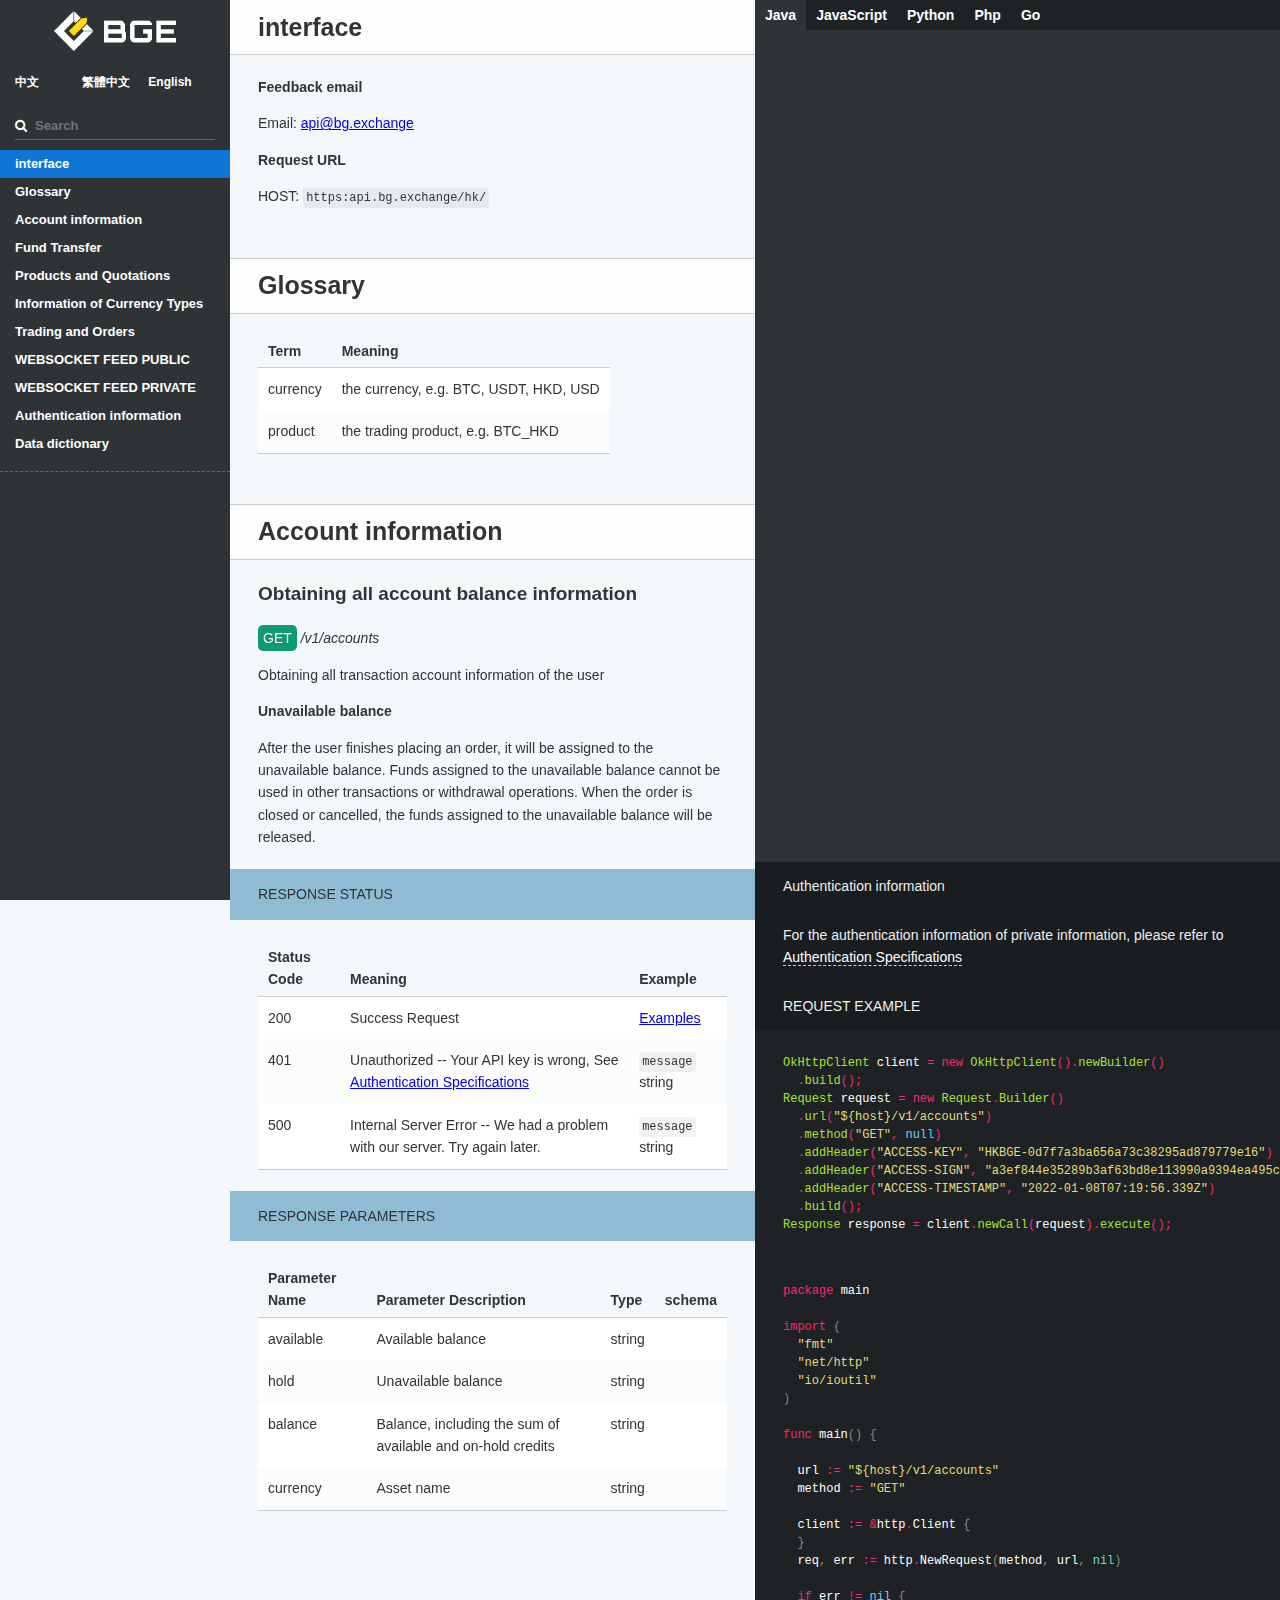
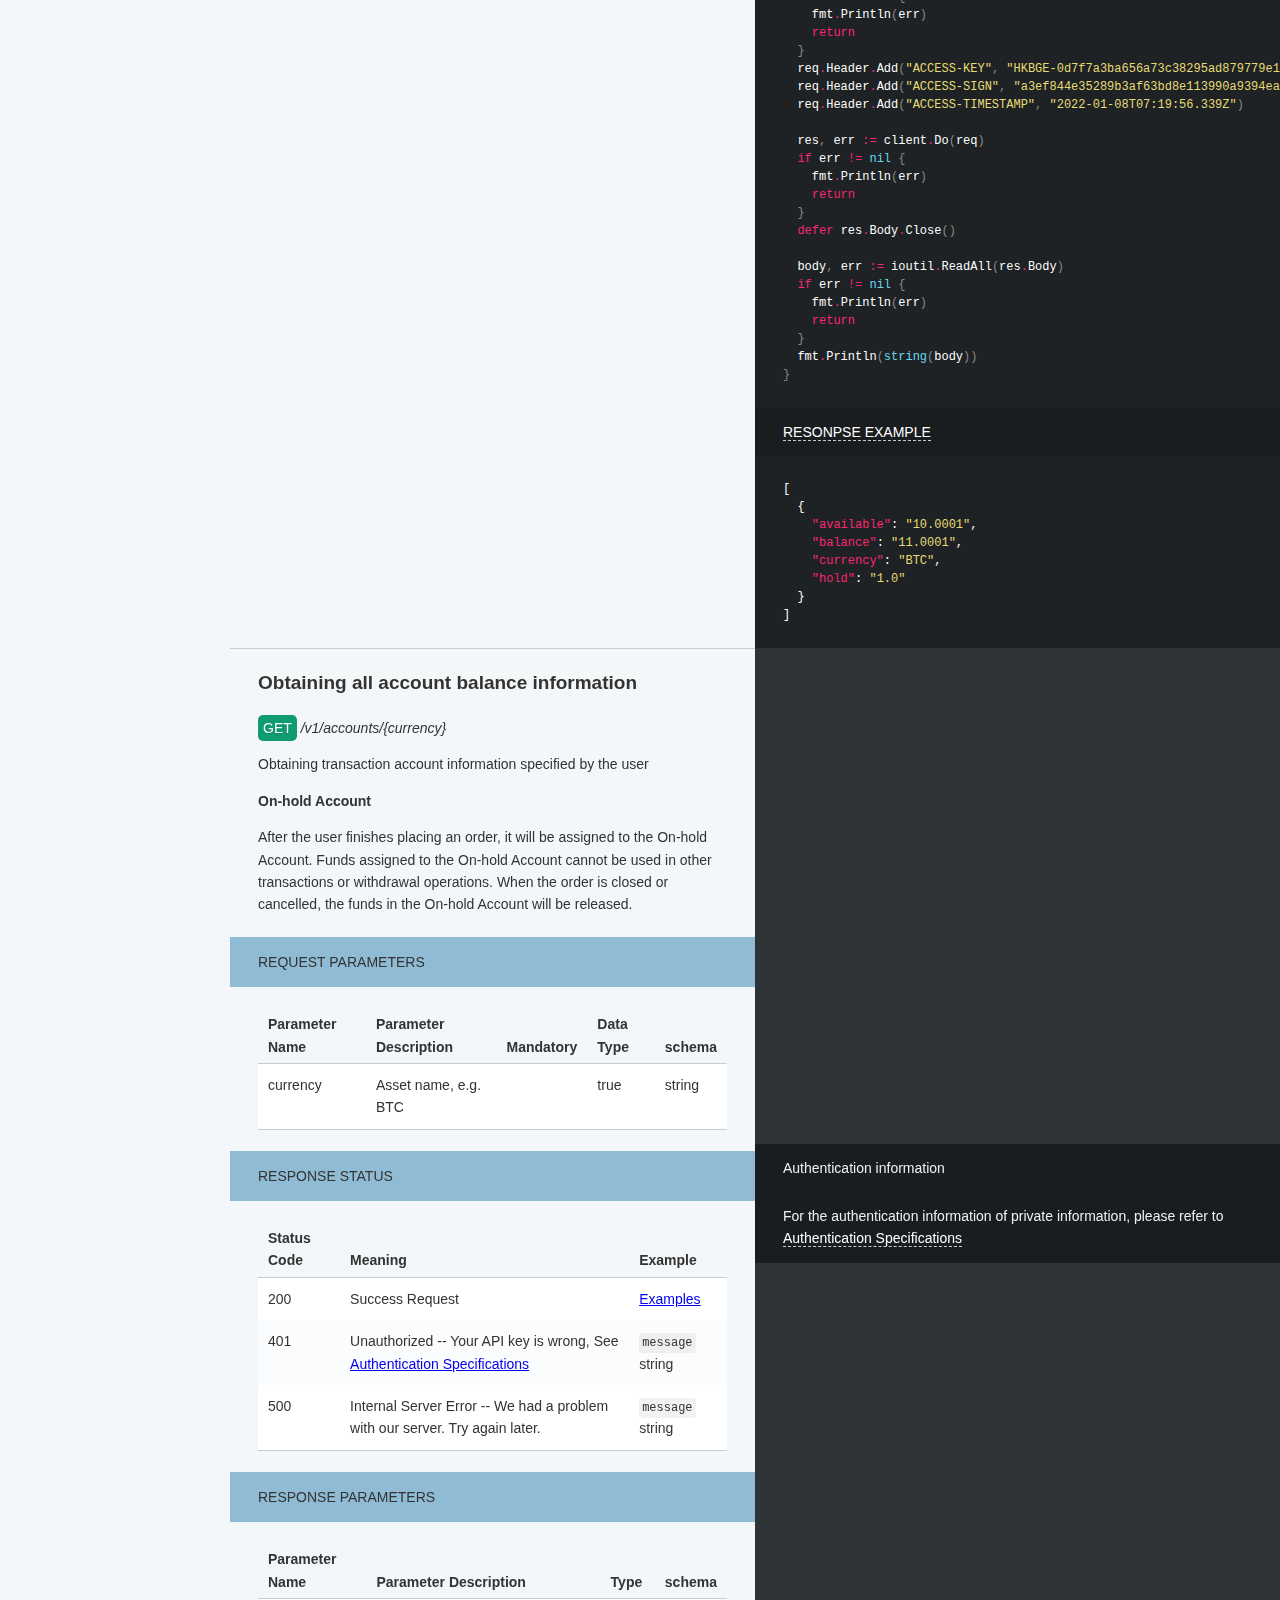
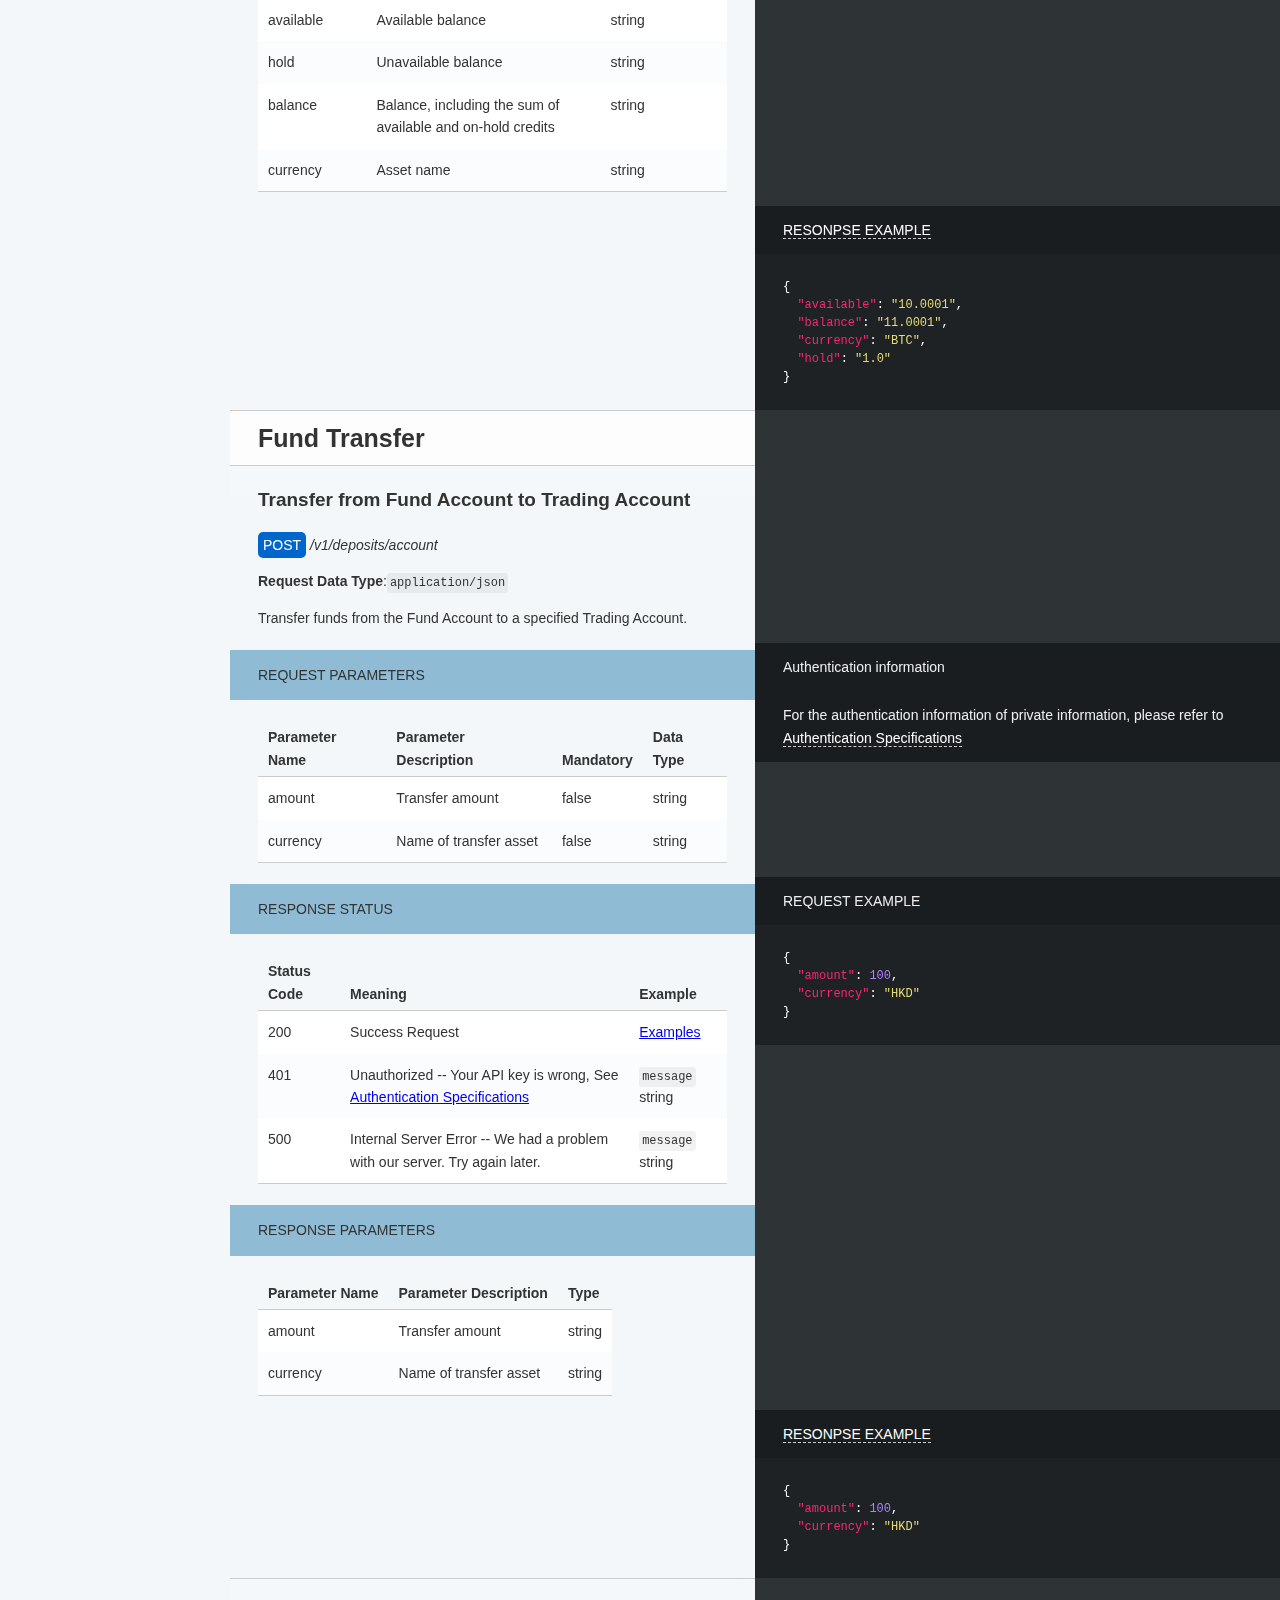
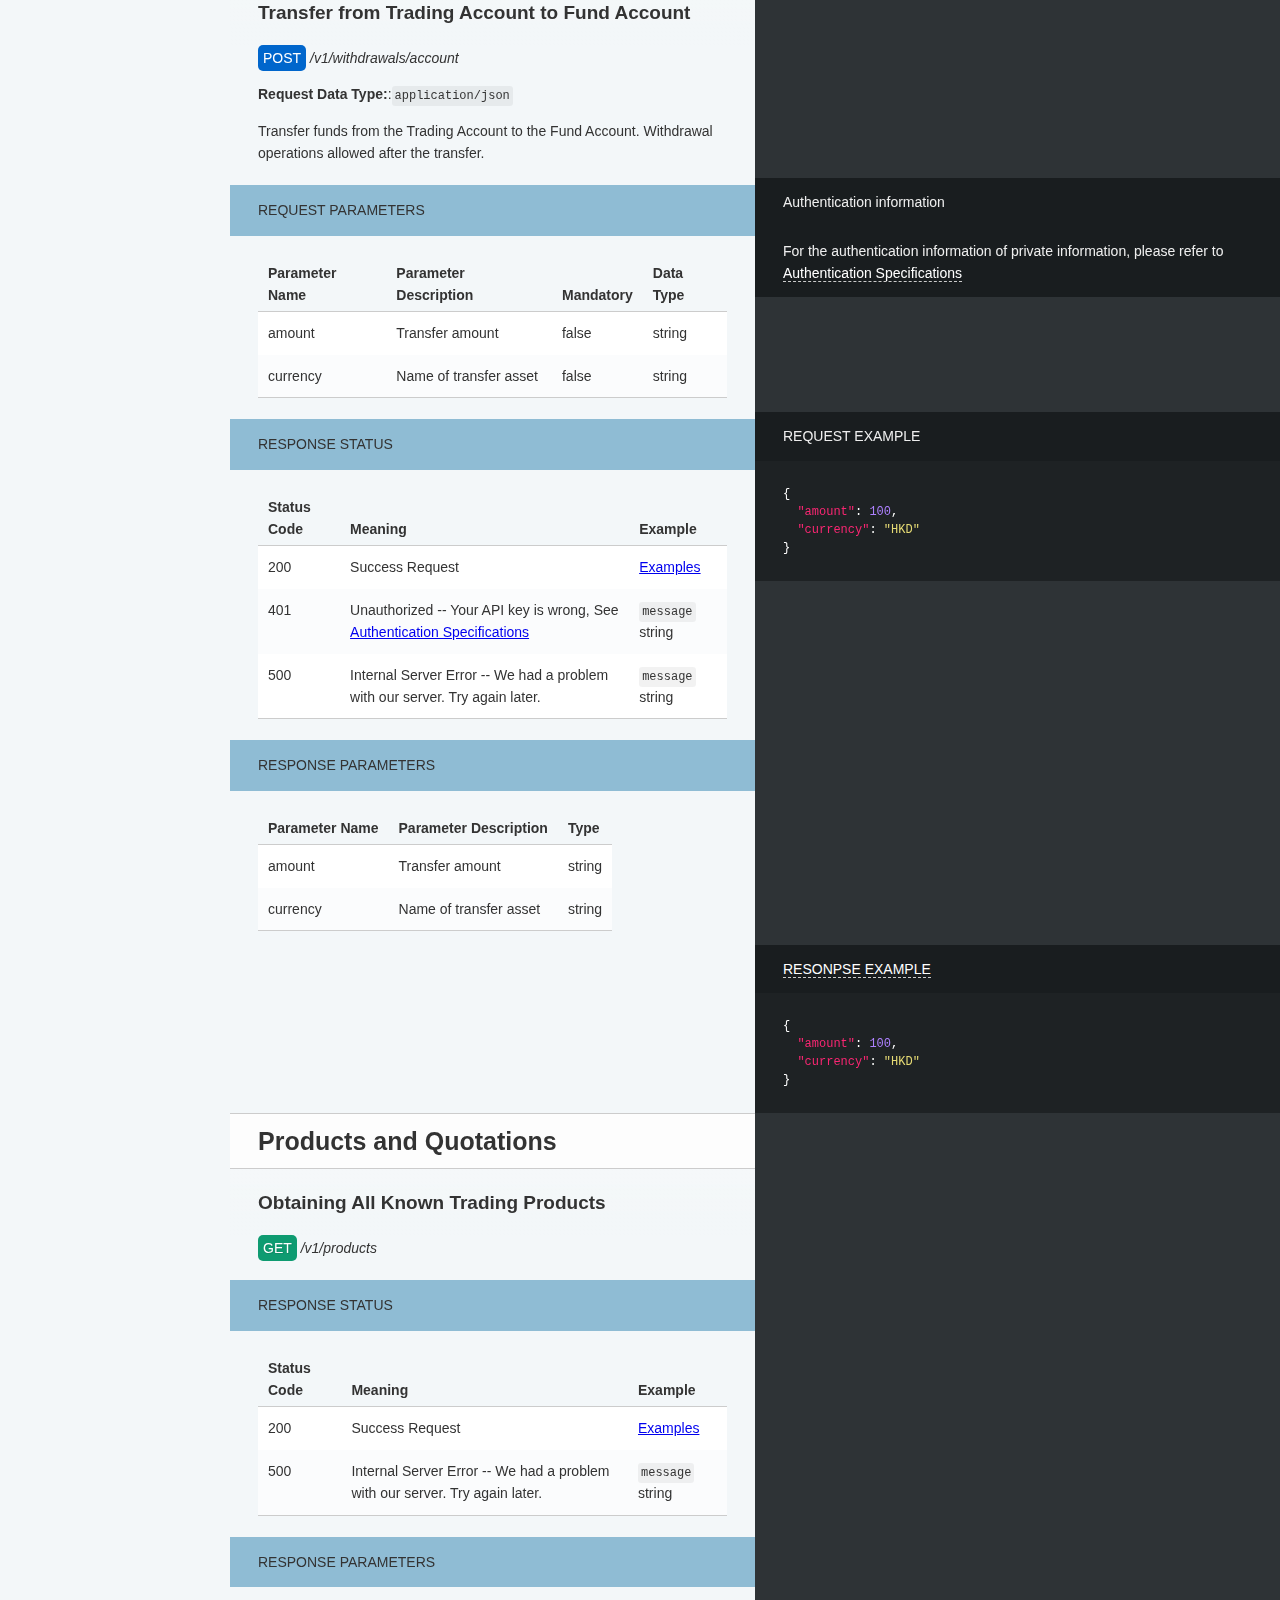
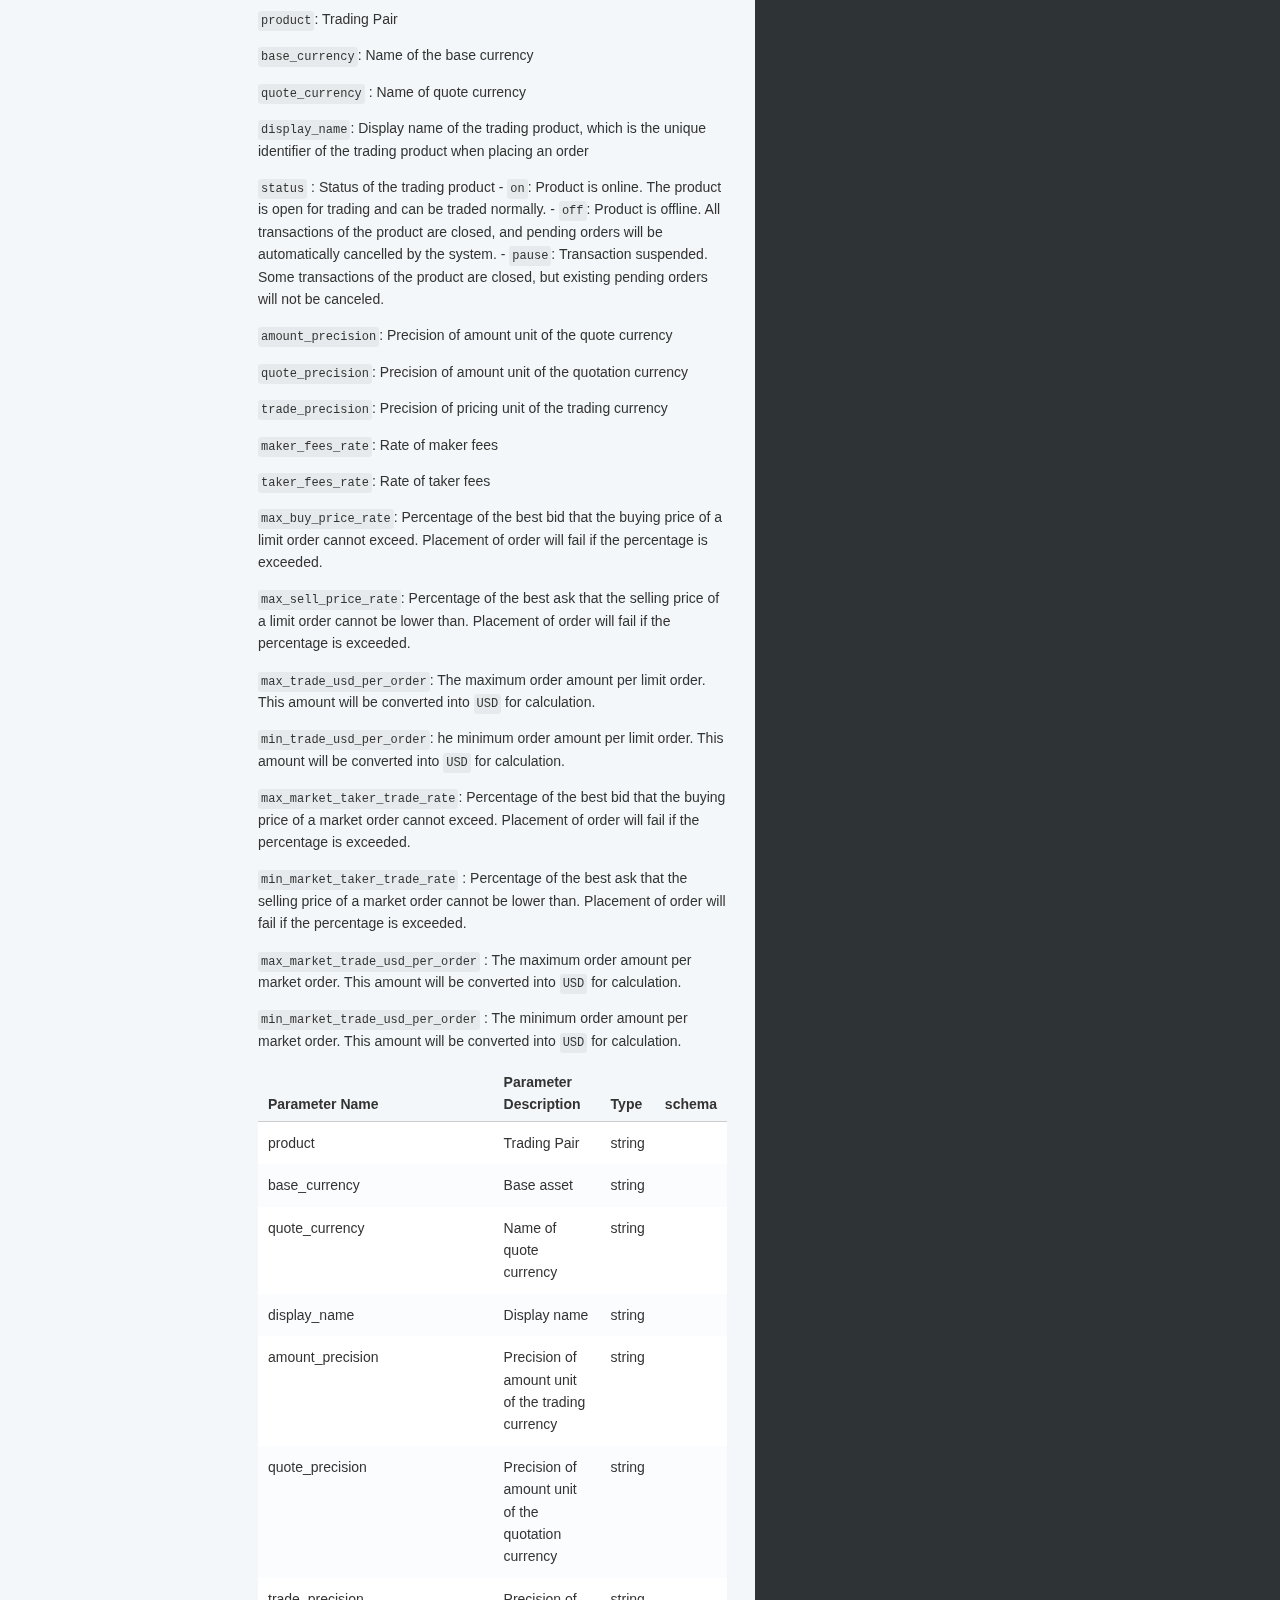
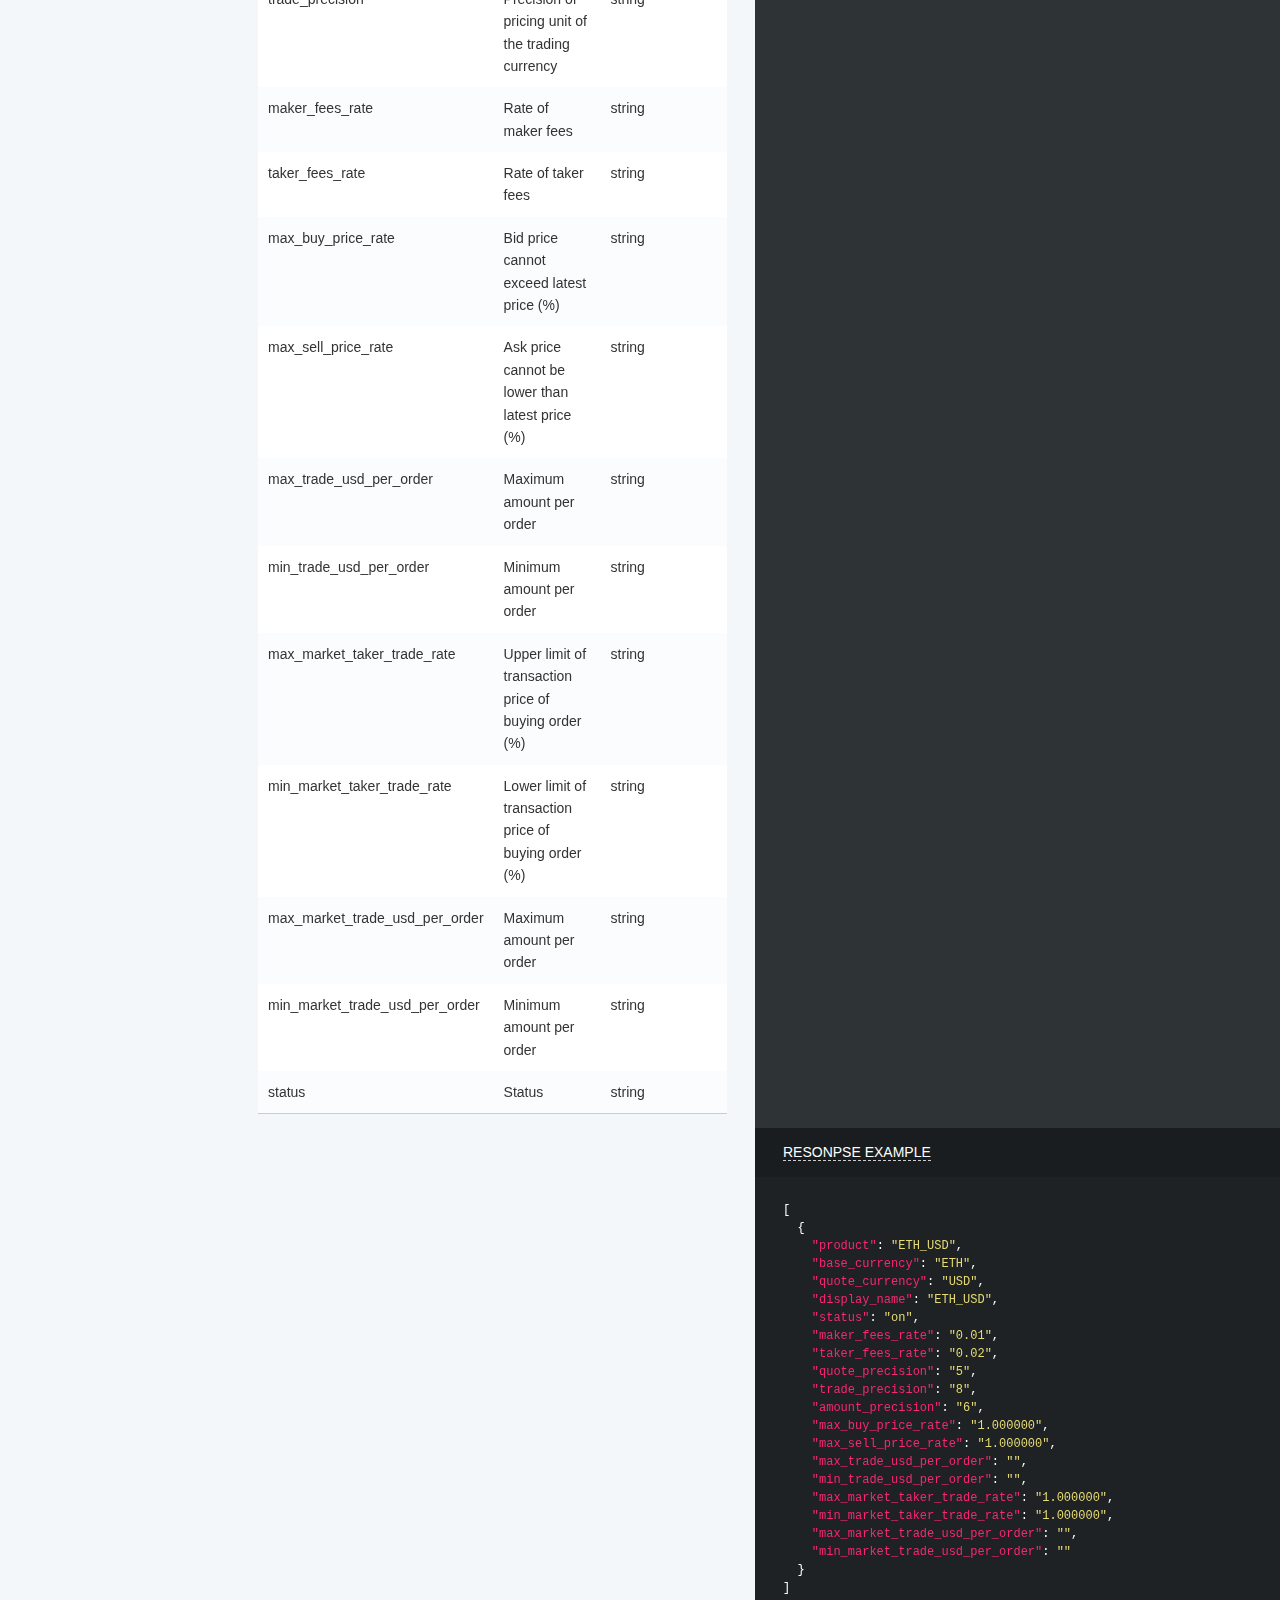
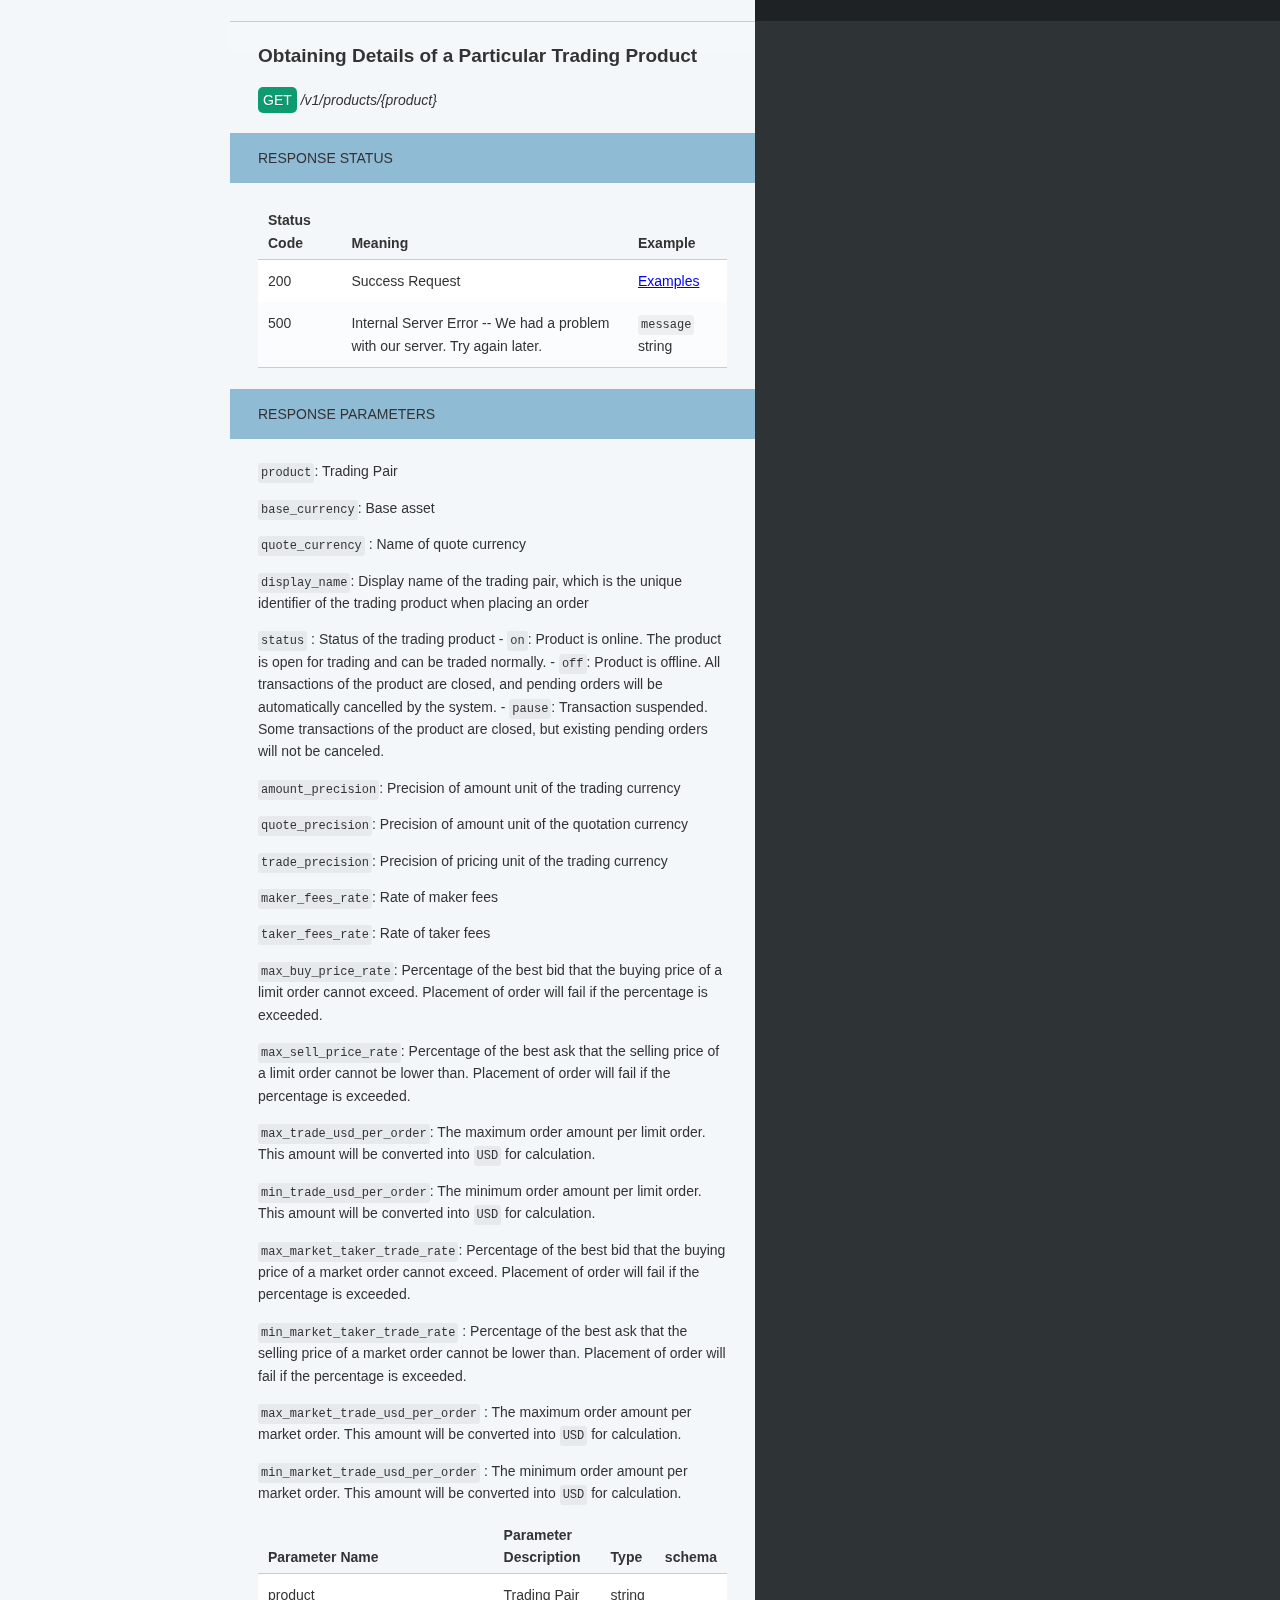
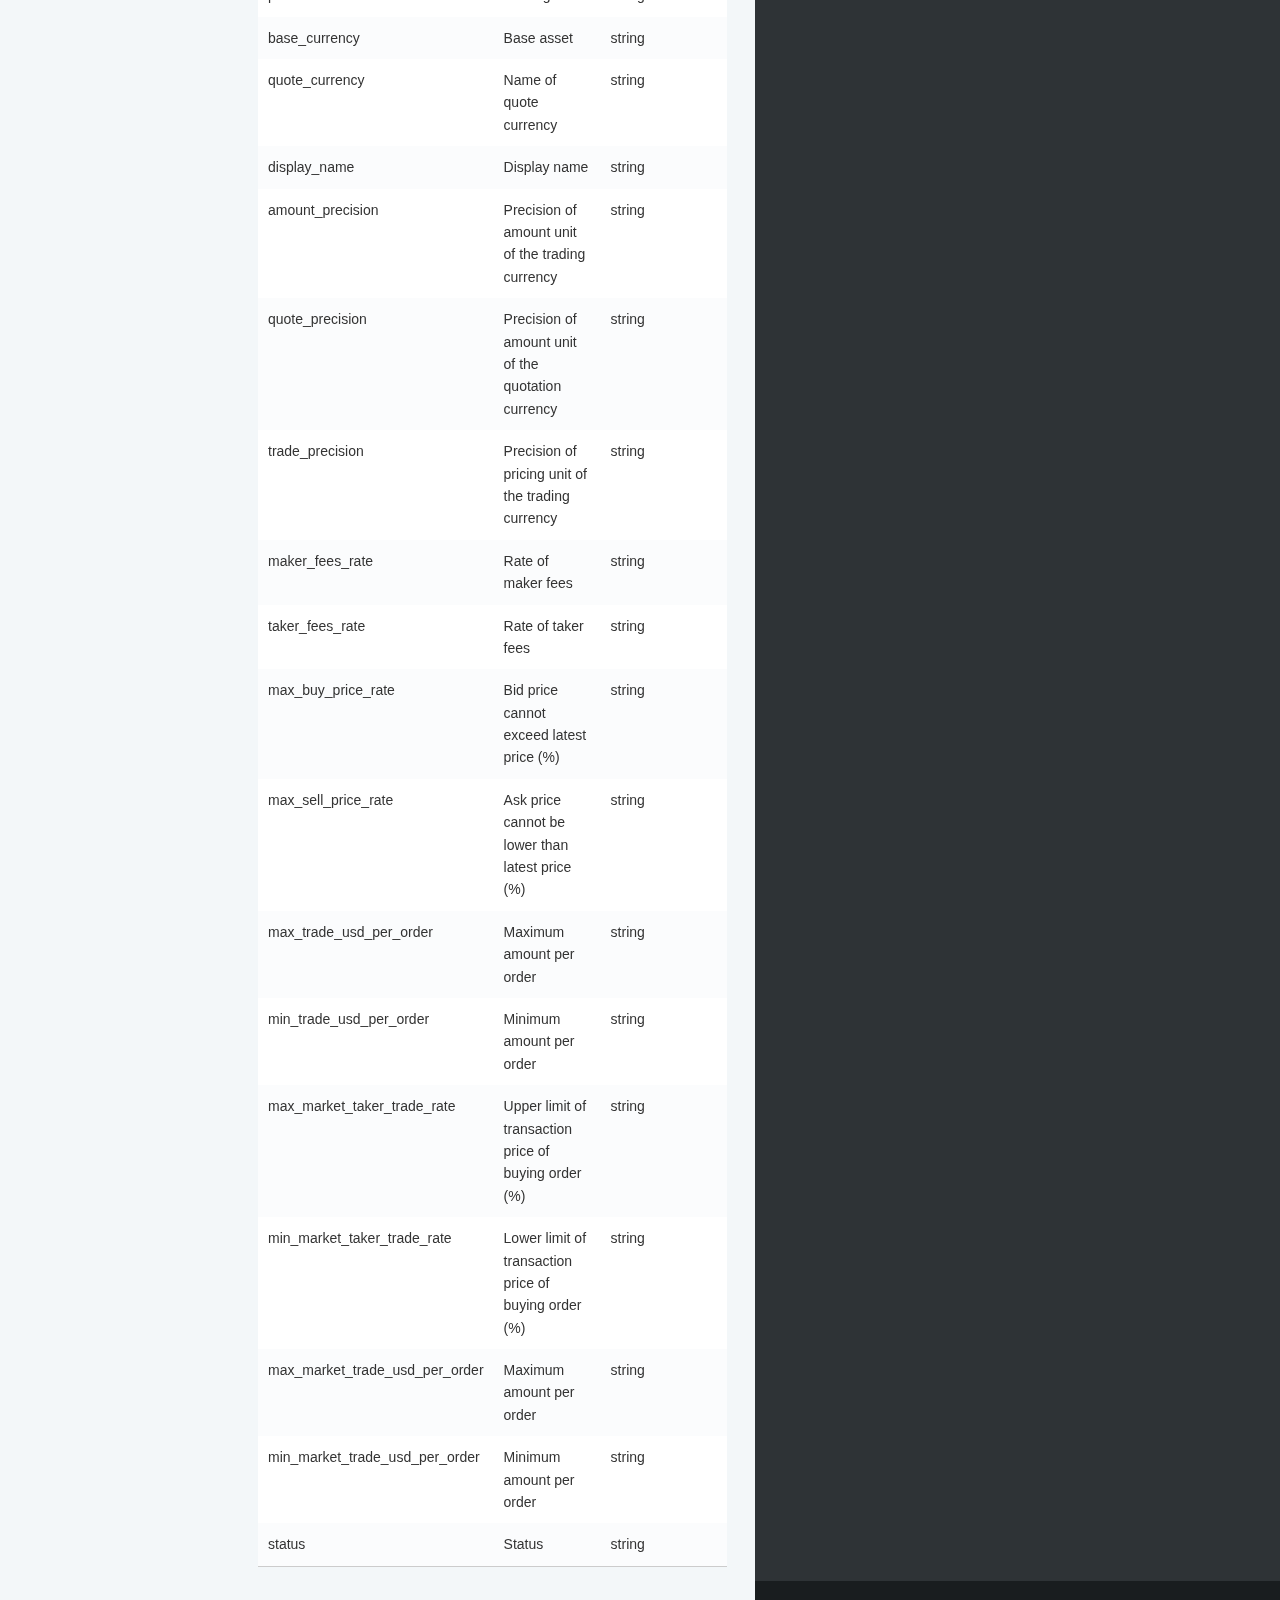
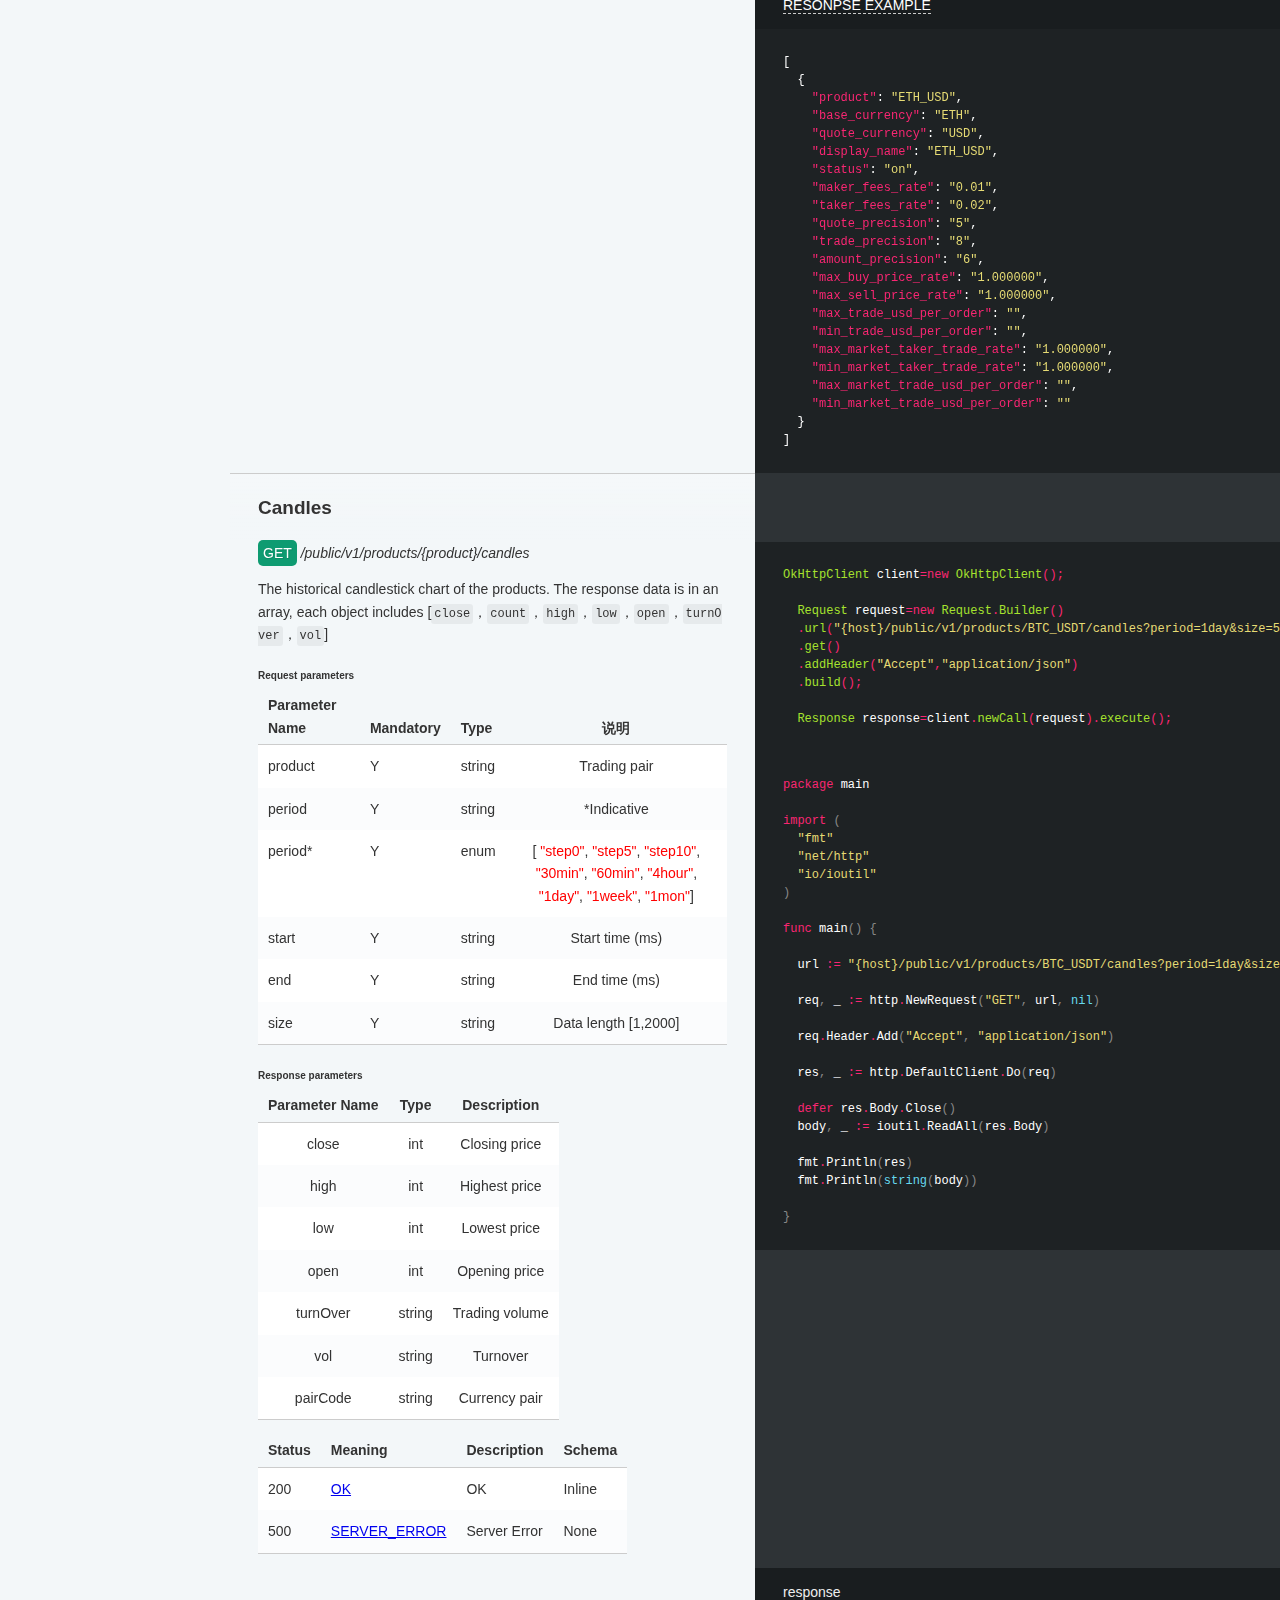
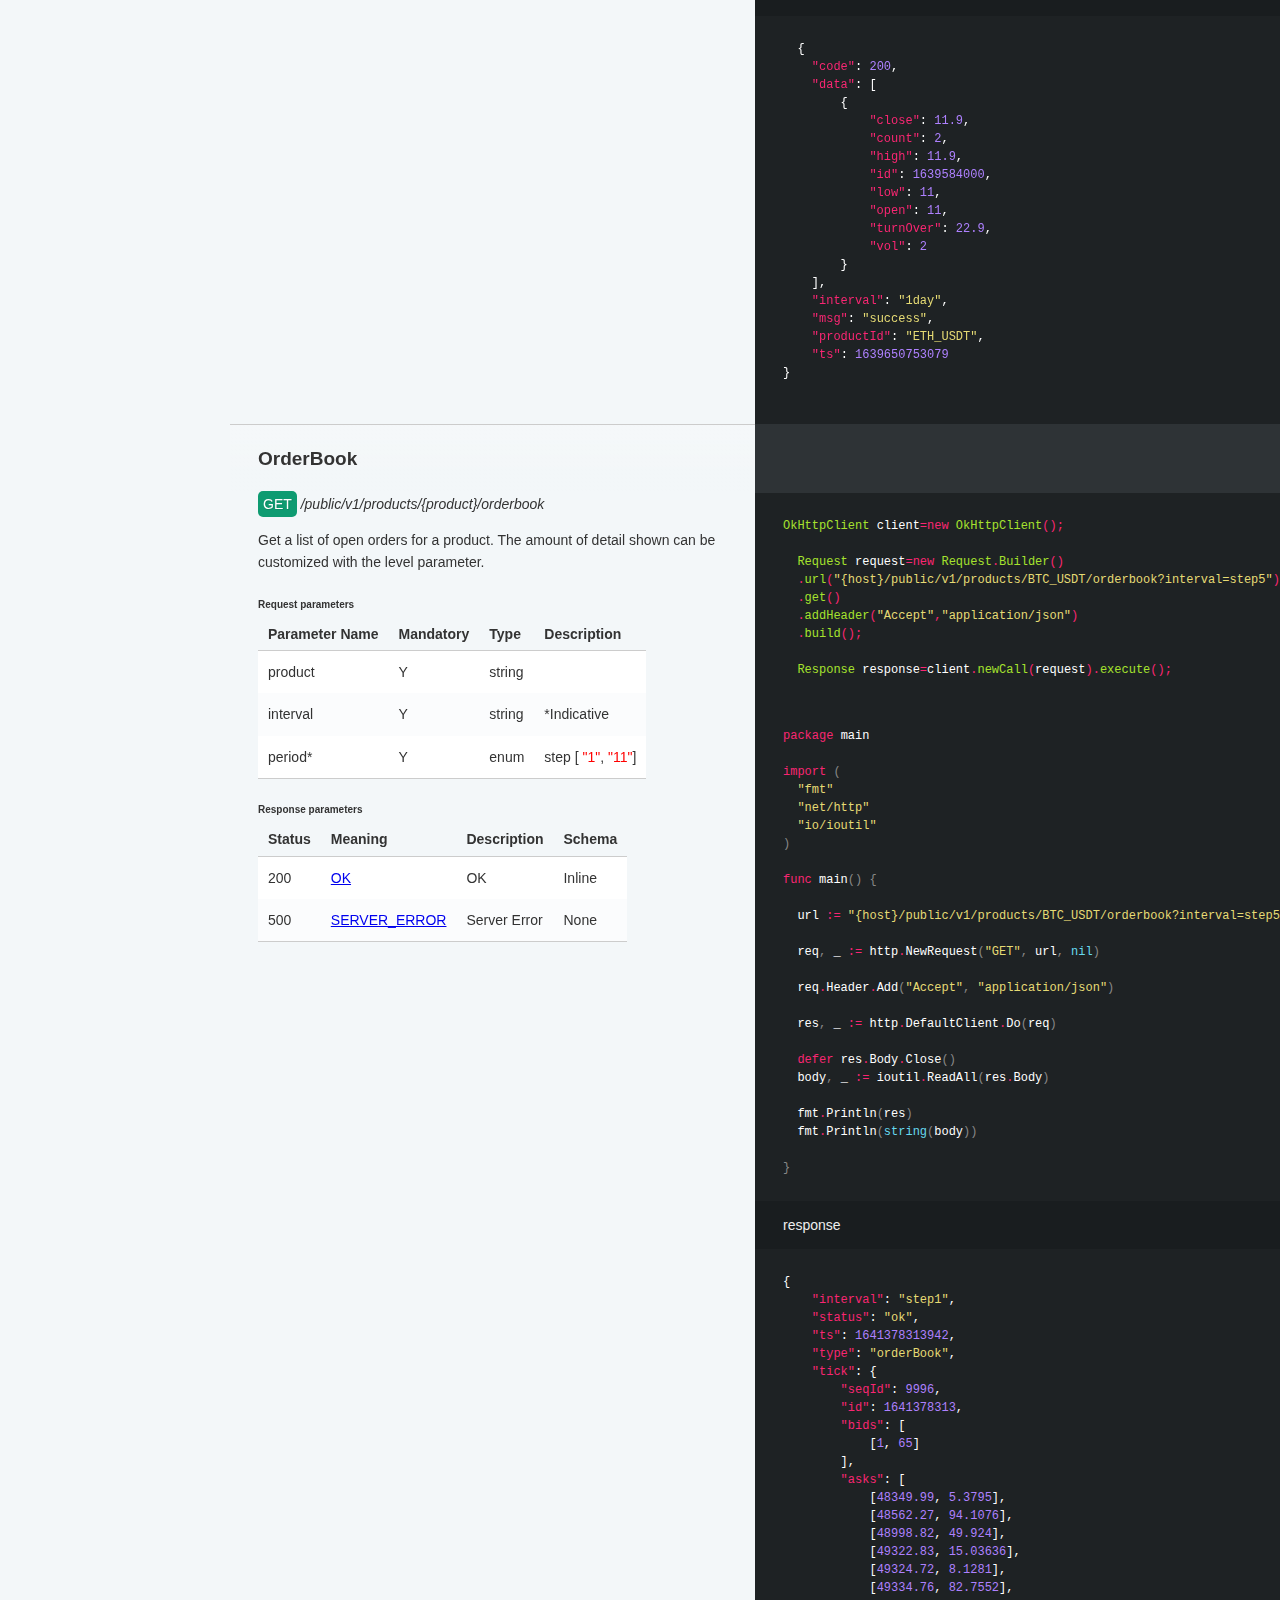
<file: o1/en/index.html>
<!doctype html>
<html>
  <head>
    <meta charset="utf-8">
    <meta content="IE=edge,chrome=1" http-equiv="X-UA-Compatible">
    <meta name="viewport" content="width=device-width, initial-scale=1, maximum-scale=1">
    <title>API Reference v1.0</title>

    <style media="screen">
      .highlight table td { padding: 5px; }
.highlight table pre { margin: 0; }
.highlight .gh {
  color: #999999;
}
.highlight .sr {
  color: #f6aa11;
}
.highlight .go {
  color: #888888;
}
.highlight .gp {
  color: #555555;
}
.highlight .gs {
}
.highlight .gu {
  color: #aaaaaa;
}
.highlight .nb {
  color: #f6aa11;
}
.highlight .cm {
  color: #75715e;
}
.highlight .cp {
  color: #75715e;
}
.highlight .c1 {
  color: #75715e;
}
.highlight .cs {
  color: #75715e;
}
.highlight .c, .highlight .ch, .highlight .cd, .highlight .cpf {
  color: #75715e;
}
.highlight .err {
  color: #960050;
}
.highlight .gr {
  color: #960050;
}
.highlight .gt {
  color: #960050;
}
.highlight .gd {
  color: #49483e;
}
.highlight .gi {
  color: #49483e;
}
.highlight .ge {
  color: #49483e;
}
.highlight .kc {
  color: #66d9ef;
}
.highlight .kd {
  color: #66d9ef;
}
.highlight .kr {
  color: #66d9ef;
}
.highlight .no {
  color: #66d9ef;
}
.highlight .kt {
  color: #66d9ef;
}
.highlight .mf {
  color: #ae81ff;
}
.highlight .mh {
  color: #ae81ff;
}
.highlight .il {
  color: #ae81ff;
}
.highlight .mi {
  color: #ae81ff;
}
.highlight .mo {
  color: #ae81ff;
}
.highlight .m, .highlight .mb, .highlight .mx {
  color: #ae81ff;
}
.highlight .sc {
  color: #ae81ff;
}
.highlight .se {
  color: #ae81ff;
}
.highlight .ss {
  color: #ae81ff;
}
.highlight .sd {
  color: #e6db74;
}
.highlight .s2 {
  color: #e6db74;
}
.highlight .sb {
  color: #e6db74;
}
.highlight .sh {
  color: #e6db74;
}
.highlight .si {
  color: #e6db74;
}
.highlight .sx {
  color: #e6db74;
}
.highlight .s1 {
  color: #e6db74;
}
.highlight .s, .highlight .sa, .highlight .dl {
  color: #e6db74;
}
.highlight .na {
  color: #a6e22e;
}
.highlight .nc {
  color: #a6e22e;
}
.highlight .nd {
  color: #a6e22e;
}
.highlight .ne {
  color: #a6e22e;
}
.highlight .nf, .highlight .fm {
  color: #a6e22e;
}
.highlight .vc {
  color: #ffffff;
}
.highlight .nn {
  color: #ffffff;
}
.highlight .ni {
  color: #ffffff;
}
.highlight .bp {
  color: #ffffff;
}
.highlight .vg {
  color: #ffffff;
}
.highlight .vi {
  color: #ffffff;
}
.highlight .nv, .highlight .vm {
  color: #ffffff;
}
.highlight .w {
  color: #ffffff;
}
.highlight {
  color: #ffffff;
}
.highlight .n, .highlight .py, .highlight .nx {
  color: #ffffff;
}
.highlight .nl {
  color: #f92672;
}
.highlight .ow {
  color: #f92672;
}
.highlight .nt {
  color: #f92672;
}
.highlight .k, .highlight .kv {
  color: #f92672;
}
.highlight .kn {
  color: #f92672;
}
.highlight .kp {
  color: #f92672;
}
.highlight .o {
  color: #f92672;
}
    </style>
    <style media="print">
      * {
        -webkit-transition:none!important;
        transition:none!important;
      }
      .highlight table td { padding: 5px; }
.highlight table pre { margin: 0; }
.highlight, .highlight .w {
  color: #586e75;
}
.highlight .err {
  color: #002b36;
  background-color: #dc322f;
}
.highlight .c, .highlight .ch, .highlight .cd, .highlight .cm, .highlight .cpf, .highlight .c1, .highlight .cs {
  color: #657b83;
}
.highlight .cp {
  color: #b58900;
}
.highlight .nt {
  color: #b58900;
}
.highlight .o, .highlight .ow {
  color: #93a1a1;
}
.highlight .p, .highlight .pi {
  color: #93a1a1;
}
.highlight .gi {
  color: #859900;
}
.highlight .gd {
  color: #dc322f;
}
.highlight .gh {
  color: #268bd2;
  background-color: #002b36;
  font-weight: bold;
}
.highlight .k, .highlight .kn, .highlight .kp, .highlight .kr, .highlight .kv {
  color: #6c71c4;
}
.highlight .kc {
  color: #cb4b16;
}
.highlight .kt {
  color: #cb4b16;
}
.highlight .kd {
  color: #cb4b16;
}
.highlight .s, .highlight .sb, .highlight .sc, .highlight .dl, .highlight .sd, .highlight .s2, .highlight .sh, .highlight .sx, .highlight .s1 {
  color: #859900;
}
.highlight .sa {
  color: #6c71c4;
}
.highlight .sr {
  color: #2aa198;
}
.highlight .si {
  color: #d33682;
}
.highlight .se {
  color: #d33682;
}
.highlight .nn {
  color: #b58900;
}
.highlight .nc {
  color: #b58900;
}
.highlight .no {
  color: #b58900;
}
.highlight .na {
  color: #268bd2;
}
.highlight .m, .highlight .mb, .highlight .mf, .highlight .mh, .highlight .mi, .highlight .il, .highlight .mo, .highlight .mx {
  color: #859900;
}
.highlight .ss {
  color: #859900;
}
    </style>
    <link href="../../stylesheets/screen-1db0cf6c.css" rel="stylesheet" media="screen" />
    <link href="../../stylesheets/print-1f59e67a.css" rel="stylesheet" media="print" />
      <script src="../../javascripts/all-a9fde460.js"></script>

  </head>

  <body class="o1 o1_en o1_en_index" data-languages="[&quot;java&quot;,&quot;javascript&quot;,&quot;python&quot;,&quot;php&quot;,&quot;golang&quot;]">
    <a href="#" id="nav-button">
      <span>
        NAV
        <img src="../../images/navbar-cad8cdcb.png" alt="" />
      </span>
    </a>
    <div class="toc-wrapper">
      <a href="https://bg.exchange">
        <img src="../../images/logo-7362dcfc.png" class="logo" alt="" />
      </a>
        <div class="lang-selector">
              <a href="#" data-language-name="java">Java</a>
              <a href="#" data-language-name="javascript">JavaScript</a>
              <a href="#" data-language-name="python">Python</a>
              <a href="#" data-language-name="php">Php</a>
              <a href="#" data-language-name="golang">Go</a>
        </div>
         <div class="localizable_tabs">
                      <a href="/">中文</a>
                      <a href="/tc/">繁體中文</a>
                      <a href="/openapi/en/">English</a>
                </div>

        <div class="search">
          <input type="text" class="search" id="input-search" placeholder="Search">
        </div>
        <ul class="search-results"></ul>
      <ul id="toc" class="toc-list-h1">
          <li>
            <a href="#interface" class="toc-h1 toc-link" data-title="interface">interface</a>
          </li>
          <li>
            <a href="#glossary" class="toc-h1 toc-link" data-title="Glossary">Glossary</a>
          </li>
          <li>
            <a href="#account-information" class="toc-h1 toc-link" data-title="Account information">Account information</a>
              <ul class="toc-list-h2">
                  <li>
                    <a href="#obtaining-all-account-balance-information" class="toc-h2 toc-link" data-title="Obtaining all account balance information">Obtaining all account balance information</a>
                  </li>
                  <li>
                    <a href="#obtaining-all-account-balance-information-2" class="toc-h2 toc-link" data-title="Obtaining all account balance information">Obtaining all account balance information</a>
                  </li>
              </ul>
          </li>
          <li>
            <a href="#fund-transfer" class="toc-h1 toc-link" data-title="Fund Transfer">Fund Transfer</a>
              <ul class="toc-list-h2">
                  <li>
                    <a href="#transfer-from-fund-account-to-trading-account" class="toc-h2 toc-link" data-title="Transfer from Fund Account to Trading Account">Transfer from Fund Account to Trading Account</a>
                  </li>
                  <li>
                    <a href="#transfer-from-trading-account-to-fund-account" class="toc-h2 toc-link" data-title="Transfer from Trading Account to Fund Account">Transfer from Trading Account to Fund Account</a>
                  </li>
              </ul>
          </li>
          <li>
            <a href="#products-and-quotations" class="toc-h1 toc-link" data-title="Products and Quotations">Products and Quotations</a>
              <ul class="toc-list-h2">
                  <li>
                    <a href="#obtaining-all-known-trading-products" class="toc-h2 toc-link" data-title="Obtaining All Known Trading Products">Obtaining All Known Trading Products</a>
                  </li>
                  <li>
                    <a href="#obtaining-details-of-a-particular-trading-product" class="toc-h2 toc-link" data-title="Obtaining Details of a Particular Trading Product">Obtaining Details of a Particular Trading Product</a>
                  </li>
                  <li>
                    <a href="#candles" class="toc-h2 toc-link" data-title="Candles">Candles</a>
                  </li>
                  <li>
                    <a href="#orderbook" class="toc-h2 toc-link" data-title="OrderBook">OrderBook</a>
                  </li>
                  <li>
                    <a href="#tickers" class="toc-h2 toc-link" data-title="Tickers">Tickers</a>
                  </li>
                  <li>
                    <a href="#ticker" class="toc-h2 toc-link" data-title="Ticker">Ticker</a>
                  </li>
                  <li>
                    <a href="#trade" class="toc-h2 toc-link" data-title="Trade">Trade</a>
                  </li>
                  <li>
                    <a href="#trades" class="toc-h2 toc-link" data-title="Trades">Trades</a>
                  </li>
              </ul>
          </li>
          <li>
            <a href="#information-of-currency-types" class="toc-h1 toc-link" data-title="Information of Currency Types">Information of Currency Types</a>
              <ul class="toc-list-h2">
                  <li>
                    <a href="#obtaining-all-known-currencies" class="toc-h2 toc-link" data-title="Obtaining All Known Currencies">Obtaining All Known Currencies</a>
                  </li>
                  <li>
                    <a href="#obtaining-information-of-a-particular-currency" class="toc-h2 toc-link" data-title="Obtaining Information of a Particular Currency">Obtaining Information of a Particular Currency</a>
                  </li>
              </ul>
          </li>
          <li>
            <a href="#trading-and-orders" class="toc-h1 toc-link" data-title="Trading and Orders">Trading and Orders</a>
              <ul class="toc-list-h2">
                  <li>
                    <a href="#create-new-orders" class="toc-h2 toc-link" data-title="Create New Orders">Create New Orders</a>
                  </li>
                  <li>
                    <a href="#query-a-particular-order-based-on-the-system-order-id" class="toc-h2 toc-link" data-title="Query a Particular Order Based on the System Order ID">Query a Particular Order Based on the System Order ID</a>
                  </li>
                  <li>
                    <a href="#query-a-particular-order-based-on-the-user-defined-order-id" class="toc-h2 toc-link" data-title="Query a Particular Order Based on the User-Defined Order ID">Query a Particular Order Based on the User-Defined Order ID</a>
                  </li>
                  <li>
                    <a href="#obtaining-details-of-an-order" class="toc-h2 toc-link" data-title="Obtaining Details of an Order">Obtaining Details of an Order</a>
                  </li>
                  <li>
                    <a href="#obtaining-currently-unfilled-orders" class="toc-h2 toc-link" data-title="Obtaining Currently Unfilled Orders">Obtaining Currently Unfilled Orders</a>
                  </li>
                  <li>
                    <a href="#cancel-a-particular-order-by-bge-order-id" class="toc-h2 toc-link" data-title="Cancel a Particular Order By BGE Order Id">Cancel a Particular Order By BGE Order Id</a>
                  </li>
                  <li>
                    <a href="#cancel-a-particular-order-by-user-defined-order-id" class="toc-h2 toc-link" data-title="Cancel a Particular Order By User-defined Order ID">Cancel a Particular Order By User-defined Order ID</a>
                  </li>
                  <li>
                    <a href="#cancel-all-orders" class="toc-h2 toc-link" data-title="Cancel All Orders">Cancel All Orders</a>
                  </li>
              </ul>
          </li>
          <li>
            <a href="#websocket-feed-public" class="toc-h1 toc-link" data-title="WEBSOCKET FEED PUBLIC">WEBSOCKET FEED PUBLIC</a>
              <ul class="toc-list-h2">
                  <li>
                    <a href="#candles-subscribe-unsubscribe" class="toc-h2 toc-link" data-title="Candles Subscribe/UnSubscribe">Candles Subscribe/UnSubscribe</a>
                  </li>
                  <li>
                    <a href="#fills-subscribe-unsubscribe" class="toc-h2 toc-link" data-title="Fills Subscribe/UnSubscribe">Fills Subscribe/UnSubscribe</a>
                  </li>
                  <li>
                    <a href="#orderbook-subscribe-unsubscribe" class="toc-h2 toc-link" data-title="OrderBook Subscribe/UnSubscribe">OrderBook Subscribe/UnSubscribe</a>
                  </li>
                  <li>
                    <a href="#percent10-subscribe-unsubscribe" class="toc-h2 toc-link" data-title="Percent10 Subscribe\Unsubscribe">Percent10 Subscribe\Unsubscribe</a>
                  </li>
                  <li>
                    <a href="#ticker-subscribe-unsubscribe" class="toc-h2 toc-link" data-title="Ticker Subscribe\UnSubscribe">Ticker Subscribe\UnSubscribe</a>
                  </li>
                  <li>
                    <a href="#request-candles" class="toc-h2 toc-link" data-title="Request Candles">Request Candles</a>
                  </li>
                  <li>
                    <a href="#request-ticker" class="toc-h2 toc-link" data-title="Request Ticker">Request Ticker</a>
                  </li>
              </ul>
          </li>
          <li>
            <a href="#websocket-feed-private" class="toc-h1 toc-link" data-title="WEBSOCKET FEED PRIVATE">WEBSOCKET FEED PRIVATE</a>
              <ul class="toc-list-h2">
                  <li>
                    <a href="#login" class="toc-h2 toc-link" data-title="Login">Login</a>
                  </li>
                  <li>
                    <a href="#assets" class="toc-h2 toc-link" data-title="Assets">Assets</a>
                  </li>
                  <li>
                    <a href="#orders" class="toc-h2 toc-link" data-title="Orders">Orders</a>
                  </li>
                  <li>
                    <a href="#event-list" class="toc-h2 toc-link" data-title="Event list">Event list</a>
                  </li>
                  <li>
                    <a href="#biz-list" class="toc-h2 toc-link" data-title="Biz list">Biz list</a>
                  </li>
                  <li>
                    <a href="#type-list" class="toc-h2 toc-link" data-title="Type list">Type list</a>
                  </li>
              </ul>
          </li>
          <li>
            <a href="#authentication-information" class="toc-h1 toc-link" data-title="Authentication information">Authentication information</a>
          </li>
          <li>
            <a href="#data-dictionary" class="toc-h1 toc-link" data-title="Data dictionary">Data dictionary</a>
              <ul class="toc-list-h2">
                  <li>
                    <a href="#user-authentication-error-code-checklist" class="toc-h2 toc-link" data-title="User authentication error code checklist">User authentication error code checklist</a>
                  </li>
                  <li>
                    <a href="#order-placement-error-code-checklist" class="toc-h2 toc-link" data-title="Order placement error code checklist">Order placement error code checklist</a>
                  </li>
              </ul>
          </li>
      </ul>
        <ul class="toc-footer">
        </ul>
    </div>
    <div class="page-wrapper">
      <div class="dark-box"></div>
      <div class="content">
        <h1 id='interface'>interface</h1>
<p><strong>Feedback email</strong></p>

<p>Email: <a href="mailto:api@bg.exchange">api@bg.exchange</a></p>

<p><strong>Request URL</strong></p>

<p>HOST: <code>https:api.bg.exchange/hk/</code></p>
<h1 id='glossary'>Glossary</h1>
<table><thead>
<tr>
<th>Term</th>
<th>Meaning</th>
</tr>
</thead><tbody>
<tr>
<td>currency</td>
<td>the currency, e.g. BTC, USDT, HKD, USD</td>
</tr>
<tr>
<td>product</td>
<td>the trading product, e.g. BTC_HKD</td>
</tr>
</tbody></table>
<h1 id='account-information'>Account information</h1><h2 id='obtaining-all-account-balance-information'>Obtaining all account balance information</h2>
<p><font class="httpget">GET</font> <em>/v1/accounts</em></p>

<p>Obtaining all transaction account information of the user</p>

<p><strong>Unavailable balance</strong></p>

<p>After the user finishes placing an order, it will be assigned to the unavailable balance. Funds assigned to the unavailable balance cannot be used in other transactions or withdrawal operations. When the order is closed or cancelled, the funds assigned to the unavailable balance will be released.</p>

<blockquote>
<p>Authentication information</p>

<p>For the authentication information of private information, please refer to <a href="#Authentication%20Specifications">Authentication Specifications</a></p>

<p>REQUEST EXAMPLE</p>
</blockquote>
<div class="highlight"><pre class="highlight java tab-java"><code><span class="nc">OkHttpClient</span> <span class="n">client</span> <span class="o">=</span> <span class="k">new</span> <span class="nc">OkHttpClient</span><span class="o">().</span><span class="na">newBuilder</span><span class="o">()</span>
  <span class="o">.</span><span class="na">build</span><span class="o">();</span>
<span class="nc">Request</span> <span class="n">request</span> <span class="o">=</span> <span class="k">new</span> <span class="nc">Request</span><span class="o">.</span><span class="na">Builder</span><span class="o">()</span>
  <span class="o">.</span><span class="na">url</span><span class="o">(</span><span class="s">"${host}/v1/accounts"</span><span class="o">)</span>
  <span class="o">.</span><span class="na">method</span><span class="o">(</span><span class="s">"GET"</span><span class="o">,</span> <span class="kc">null</span><span class="o">)</span>
  <span class="o">.</span><span class="na">addHeader</span><span class="o">(</span><span class="s">"ACCESS-KEY"</span><span class="o">,</span> <span class="s">"HKBGE-0d7f7a3ba656a73c38295ad879779e16"</span><span class="o">)</span>
  <span class="o">.</span><span class="na">addHeader</span><span class="o">(</span><span class="s">"ACCESS-SIGN"</span><span class="o">,</span> <span class="s">"a3ef844e35289b3af63bd8e113990a9394ea495c5e5e3be2ebbd26ea63dacc0e"</span><span class="o">)</span>
  <span class="o">.</span><span class="na">addHeader</span><span class="o">(</span><span class="s">"ACCESS-TIMESTAMP"</span><span class="o">,</span> <span class="s">"2022-01-08T07:19:56.339Z"</span><span class="o">)</span>
  <span class="o">.</span><span class="na">build</span><span class="o">();</span>
<span class="nc">Response</span> <span class="n">response</span> <span class="o">=</span> <span class="n">client</span><span class="o">.</span><span class="na">newCall</span><span class="o">(</span><span class="n">request</span><span class="o">).</span><span class="na">execute</span><span class="o">();</span>
</code></pre></div><div class="highlight"><pre class="highlight javascript tab-javascript"><code><span class="kd">var</span> <span class="nx">settings</span> <span class="o">=</span> <span class="p">{</span>
  <span class="dl">"</span><span class="s2">url</span><span class="dl">"</span><span class="p">:</span> <span class="dl">"</span><span class="s2">${host}/v1/accounts</span><span class="dl">"</span><span class="p">,</span>
  <span class="dl">"</span><span class="s2">method</span><span class="dl">"</span><span class="p">:</span> <span class="dl">"</span><span class="s2">GET</span><span class="dl">"</span><span class="p">,</span>
  <span class="dl">"</span><span class="s2">timeout</span><span class="dl">"</span><span class="p">:</span> <span class="mi">0</span><span class="p">,</span>
  <span class="dl">"</span><span class="s2">headers</span><span class="dl">"</span><span class="p">:</span> <span class="p">{</span>
    <span class="dl">"</span><span class="s2">ACCESS-KEY</span><span class="dl">"</span><span class="p">:</span> <span class="dl">"</span><span class="s2">HKBGE-0d7f7a3ba656a73c38295ad879779e16</span><span class="dl">"</span><span class="p">,</span>
    <span class="dl">"</span><span class="s2">ACCESS-SIGN</span><span class="dl">"</span><span class="p">:</span> <span class="dl">"</span><span class="s2">a3ef844e35289b3af63bd8e113990a9394ea495c5e5e3be2ebbd26ea63dacc0e</span><span class="dl">"</span><span class="p">,</span>
    <span class="dl">"</span><span class="s2">ACCESS-TIMESTAMP</span><span class="dl">"</span><span class="p">:</span> <span class="dl">"</span><span class="s2">2022-01-08T07:19:56.339Z</span><span class="dl">"</span>
  <span class="p">},</span>
<span class="p">};</span>

<span class="nx">$</span><span class="p">.</span><span class="nx">ajax</span><span class="p">(</span><span class="nx">settings</span><span class="p">).</span><span class="nx">done</span><span class="p">(</span><span class="kd">function</span> <span class="p">(</span><span class="nx">response</span><span class="p">)</span> <span class="p">{</span>
  <span class="nx">console</span><span class="p">.</span><span class="nx">log</span><span class="p">(</span><span class="nx">response</span><span class="p">);</span>
<span class="p">});</span>
</code></pre></div><div class="highlight"><pre class="highlight python tab-python"><code><span class="kn">import</span> <span class="nn">http.client</span>

<span class="n">conn</span> <span class="o">=</span> <span class="n">http</span><span class="p">.</span><span class="n">client</span><span class="p">.</span><span class="n">HTTPSConnection</span><span class="p">(</span><span class="s">"${host}"</span><span class="p">)</span>
<span class="n">payload</span> <span class="o">=</span> <span class="s">''</span>
<span class="n">headers</span> <span class="o">=</span> <span class="p">{</span>
  <span class="s">'ACCESS-KEY'</span><span class="p">:</span> <span class="s">'HKBGE-0d7f7a3ba656a73c38295ad879779e16'</span><span class="p">,</span>
  <span class="s">'ACCESS-SIGN'</span><span class="p">:</span> <span class="s">'a3ef844e35289b3af63bd8e113990a9394ea495c5e5e3be2ebbd26ea63dacc0e'</span><span class="p">,</span>
  <span class="s">'ACCESS-TIMESTAMP'</span><span class="p">:</span> <span class="s">'2022-01-08T07:19:56.339Z'</span>
<span class="p">}</span>
<span class="n">conn</span><span class="p">.</span><span class="n">request</span><span class="p">(</span><span class="s">"GET"</span><span class="p">,</span> <span class="s">"/v1/accounts"</span><span class="p">,</span> <span class="n">payload</span><span class="p">,</span> <span class="n">headers</span><span class="p">)</span>
<span class="n">res</span> <span class="o">=</span> <span class="n">conn</span><span class="p">.</span><span class="n">getresponse</span><span class="p">()</span>
<span class="n">data</span> <span class="o">=</span> <span class="n">res</span><span class="p">.</span><span class="n">read</span><span class="p">()</span>
<span class="k">print</span><span class="p">(</span><span class="n">data</span><span class="p">.</span><span class="n">decode</span><span class="p">(</span><span class="s">"utf-8"</span><span class="p">))</span>
</code></pre></div><div class="highlight"><pre class="highlight php tab-php"><code><span class="cp">&lt;?php</span>

<span class="nv">$curl</span> <span class="o">=</span> <span class="nb">curl_init</span><span class="p">();</span>

<span class="nb">curl_setopt_array</span><span class="p">(</span><span class="nv">$curl</span><span class="p">,</span> <span class="k">array</span><span class="p">(</span>
  <span class="no">CURLOPT_URL</span> <span class="o">=&gt;</span> <span class="s1">'${host}/v1/accounts'</span><span class="p">,</span>
  <span class="no">CURLOPT_RETURNTRANSFER</span> <span class="o">=&gt;</span> <span class="kc">true</span><span class="p">,</span>
  <span class="no">CURLOPT_ENCODING</span> <span class="o">=&gt;</span> <span class="s1">''</span><span class="p">,</span>
  <span class="no">CURLOPT_MAXREDIRS</span> <span class="o">=&gt;</span> <span class="mi">10</span><span class="p">,</span>
  <span class="no">CURLOPT_TIMEOUT</span> <span class="o">=&gt;</span> <span class="mi">0</span><span class="p">,</span>
  <span class="no">CURLOPT_FOLLOWLOCATION</span> <span class="o">=&gt;</span> <span class="kc">true</span><span class="p">,</span>
  <span class="no">CURLOPT_HTTP_VERSION</span> <span class="o">=&gt;</span> <span class="no">CURL_HTTP_VERSION_1_1</span><span class="p">,</span>
  <span class="no">CURLOPT_CUSTOMREQUEST</span> <span class="o">=&gt;</span> <span class="s1">'GET'</span><span class="p">,</span>
  <span class="no">CURLOPT_HTTPHEADER</span> <span class="o">=&gt;</span> <span class="k">array</span><span class="p">(</span>
    <span class="s1">'ACCESS-KEY: HKBGE-0d7f7a3ba656a73c38295ad879779e16'</span><span class="p">,</span>
    <span class="s1">'ACCESS-SIGN: a3ef844e35289b3af63bd8e113990a9394ea495c5e5e3be2ebbd26ea63dacc0e'</span><span class="p">,</span>
    <span class="s1">'ACCESS-TIMESTAMP: 2022-01-08T07:19:56.339Z'</span>
  <span class="p">),</span>
<span class="p">));</span>

<span class="nv">$response</span> <span class="o">=</span> <span class="nb">curl_exec</span><span class="p">(</span><span class="nv">$curl</span><span class="p">);</span>

<span class="nb">curl_close</span><span class="p">(</span><span class="nv">$curl</span><span class="p">);</span>
<span class="k">echo</span> <span class="nv">$response</span><span class="p">;</span>

</code></pre></div><div class="highlight"><pre class="highlight go tab-go"><code><span class="k">package</span> <span class="n">main</span>

<span class="k">import</span> <span class="p">(</span>
  <span class="s">"fmt"</span>
  <span class="s">"net/http"</span>
  <span class="s">"io/ioutil"</span>
<span class="p">)</span>

<span class="k">func</span> <span class="n">main</span><span class="p">()</span> <span class="p">{</span>

  <span class="n">url</span> <span class="o">:=</span> <span class="s">"${host}/v1/accounts"</span>
  <span class="n">method</span> <span class="o">:=</span> <span class="s">"GET"</span>

  <span class="n">client</span> <span class="o">:=</span> <span class="o">&amp;</span><span class="n">http</span><span class="o">.</span><span class="n">Client</span> <span class="p">{</span>
  <span class="p">}</span>
  <span class="n">req</span><span class="p">,</span> <span class="n">err</span> <span class="o">:=</span> <span class="n">http</span><span class="o">.</span><span class="n">NewRequest</span><span class="p">(</span><span class="n">method</span><span class="p">,</span> <span class="n">url</span><span class="p">,</span> <span class="no">nil</span><span class="p">)</span>

  <span class="k">if</span> <span class="n">err</span> <span class="o">!=</span> <span class="no">nil</span> <span class="p">{</span>
    <span class="n">fmt</span><span class="o">.</span><span class="n">Println</span><span class="p">(</span><span class="n">err</span><span class="p">)</span>
    <span class="k">return</span>
  <span class="p">}</span>
  <span class="n">req</span><span class="o">.</span><span class="n">Header</span><span class="o">.</span><span class="n">Add</span><span class="p">(</span><span class="s">"ACCESS-KEY"</span><span class="p">,</span> <span class="s">"HKBGE-0d7f7a3ba656a73c38295ad879779e16"</span><span class="p">)</span>
  <span class="n">req</span><span class="o">.</span><span class="n">Header</span><span class="o">.</span><span class="n">Add</span><span class="p">(</span><span class="s">"ACCESS-SIGN"</span><span class="p">,</span> <span class="s">"a3ef844e35289b3af63bd8e113990a9394ea495c5e5e3be2ebbd26ea63dacc0e"</span><span class="p">)</span>
  <span class="n">req</span><span class="o">.</span><span class="n">Header</span><span class="o">.</span><span class="n">Add</span><span class="p">(</span><span class="s">"ACCESS-TIMESTAMP"</span><span class="p">,</span> <span class="s">"2022-01-08T07:19:56.339Z"</span><span class="p">)</span>

  <span class="n">res</span><span class="p">,</span> <span class="n">err</span> <span class="o">:=</span> <span class="n">client</span><span class="o">.</span><span class="n">Do</span><span class="p">(</span><span class="n">req</span><span class="p">)</span>
  <span class="k">if</span> <span class="n">err</span> <span class="o">!=</span> <span class="no">nil</span> <span class="p">{</span>
    <span class="n">fmt</span><span class="o">.</span><span class="n">Println</span><span class="p">(</span><span class="n">err</span><span class="p">)</span>
    <span class="k">return</span>
  <span class="p">}</span>
  <span class="k">defer</span> <span class="n">res</span><span class="o">.</span><span class="n">Body</span><span class="o">.</span><span class="n">Close</span><span class="p">()</span>

  <span class="n">body</span><span class="p">,</span> <span class="n">err</span> <span class="o">:=</span> <span class="n">ioutil</span><span class="o">.</span><span class="n">ReadAll</span><span class="p">(</span><span class="n">res</span><span class="o">.</span><span class="n">Body</span><span class="p">)</span>
  <span class="k">if</span> <span class="n">err</span> <span class="o">!=</span> <span class="no">nil</span> <span class="p">{</span>
    <span class="n">fmt</span><span class="o">.</span><span class="n">Println</span><span class="p">(</span><span class="n">err</span><span class="p">)</span>
    <span class="k">return</span>
  <span class="p">}</span>
  <span class="n">fmt</span><span class="o">.</span><span class="n">Println</span><span class="p">(</span><span class="kt">string</span><span class="p">(</span><span class="n">body</span><span class="p">))</span>
<span class="p">}</span>
</code></pre></div>
<aside>
RESPONSE STATUS
</aside>

<table><thead>
<tr>
<th>Status Code</th>
<th>Meaning</th>
<th>Example</th>
</tr>
</thead><tbody>
<tr>
<td>200</td>
<td>Success Request</td>
<td><a href="#ResonpseExample1">Examples</a></td>
</tr>
<tr>
<td>401</td>
<td>Unauthorized -- Your API key is wrong, See <a href="#Authentication%20Specifications">Authentication Specifications</a></td>
<td><code>message</code> string</td>
</tr>
<tr>
<td>500</td>
<td>Internal Server Error -- We had a problem with our server. Try again later.</td>
<td><code>message</code> string</td>
</tr>
</tbody></table>

<aside>
RESPONSE PARAMETERS
</aside>

<table><thead>
<tr>
<th>Parameter Name</th>
<th>Parameter Description</th>
<th>Type</th>
<th>schema</th>
</tr>
</thead><tbody>
<tr>
<td>available</td>
<td>Available balance</td>
<td>string</td>
<td></td>
</tr>
<tr>
<td>hold</td>
<td>Unavailable balance</td>
<td>string</td>
<td></td>
</tr>
<tr>
<td>balance</td>
<td>Balance, including the sum of available and on-hold credits</td>
<td>string</td>
<td></td>
</tr>
<tr>
<td>currency</td>
<td>Asset name</td>
<td>string</td>
<td></td>
</tr>
</tbody></table>

<blockquote>
<p><a name="ResonpseExample">RESONPSE EXAMPLE</a></p>
</blockquote>
<div class="highlight"><pre class="highlight json tab-json"><code><span class="p">[</span><span class="w">
  </span><span class="p">{</span><span class="w">
    </span><span class="nl">"available"</span><span class="p">:</span><span class="w"> </span><span class="s2">"10.0001"</span><span class="p">,</span><span class="w">
    </span><span class="nl">"balance"</span><span class="p">:</span><span class="w"> </span><span class="s2">"11.0001"</span><span class="p">,</span><span class="w">
    </span><span class="nl">"currency"</span><span class="p">:</span><span class="w"> </span><span class="s2">"BTC"</span><span class="p">,</span><span class="w">
    </span><span class="nl">"hold"</span><span class="p">:</span><span class="w"> </span><span class="s2">"1.0"</span><span class="w">
  </span><span class="p">}</span><span class="w">
</span><span class="p">]</span><span class="w">
</span></code></pre></div><h2 id='obtaining-all-account-balance-information-2'>Obtaining all account balance information</h2>
<p><font class="httpget">GET</font> <em>/v1/accounts/{currency}</em></p>

<p>Obtaining transaction account information specified by the user</p>

<p><strong>On-hold Account</strong></p>

<p>After the user finishes placing an order, it will be assigned to the On-hold Account. Funds assigned to the On-hold Account cannot be used in other transactions or withdrawal operations. When the order is closed or cancelled, the funds in the On-hold Account will be released.</p>

<aside>
REQUEST PARAMETERS
</aside>

<table><thead>
<tr>
<th>Parameter Name</th>
<th>Parameter Description</th>
<th>Mandatory</th>
<th>Data Type</th>
<th>schema</th>
</tr>
</thead><tbody>
<tr>
<td>currency</td>
<td>Asset name, e.g. BTC</td>
<td></td>
<td>true</td>
<td>string</td>
</tr>
</tbody></table>

<blockquote>
<p>Authentication information</p>

<p>For the authentication information of private information, please refer to <a href="#Authentication%20Specifications">Authentication Specifications</a></p>
</blockquote>

<aside>
RESPONSE STATUS
</aside>

<table><thead>
<tr>
<th>Status Code</th>
<th>Meaning</th>
<th>Example</th>
</tr>
</thead><tbody>
<tr>
<td>200</td>
<td>Success Request</td>
<td><a href="#ResonpseExample1">Examples</a></td>
</tr>
<tr>
<td>401</td>
<td>Unauthorized -- Your API key is wrong, See <a href="#Authentication%20Specifications">Authentication Specifications</a></td>
<td><code>message</code> string</td>
</tr>
<tr>
<td>500</td>
<td>Internal Server Error -- We had a problem with our server. Try again later.</td>
<td><code>message</code> string</td>
</tr>
</tbody></table>

<aside>
RESPONSE PARAMETERS
</aside>

<table><thead>
<tr>
<th>Parameter Name</th>
<th>Parameter Description</th>
<th>Type</th>
<th>schema</th>
</tr>
</thead><tbody>
<tr>
<td>available</td>
<td>Available balance</td>
<td>string</td>
<td></td>
</tr>
<tr>
<td>hold</td>
<td>Unavailable balance</td>
<td>string</td>
<td></td>
</tr>
<tr>
<td>balance</td>
<td>Balance, including the sum of available and on-hold credits</td>
<td>string</td>
<td></td>
</tr>
<tr>
<td>currency</td>
<td>Asset name</td>
<td>string</td>
<td></td>
</tr>
</tbody></table>

<blockquote>
<p><a name="ResonpseExample">RESONPSE EXAMPLE</a></p>
</blockquote>
<div class="highlight"><pre class="highlight json tab-json"><code><span class="p">{</span><span class="w">
  </span><span class="nl">"available"</span><span class="p">:</span><span class="w"> </span><span class="s2">"10.0001"</span><span class="p">,</span><span class="w">
  </span><span class="nl">"balance"</span><span class="p">:</span><span class="w"> </span><span class="s2">"11.0001"</span><span class="p">,</span><span class="w">
  </span><span class="nl">"currency"</span><span class="p">:</span><span class="w"> </span><span class="s2">"BTC"</span><span class="p">,</span><span class="w">
  </span><span class="nl">"hold"</span><span class="p">:</span><span class="w"> </span><span class="s2">"1.0"</span><span class="w">
</span><span class="p">}</span><span class="w">
</span></code></pre></div><h1 id='fund-transfer'>Fund Transfer</h1><h2 id='transfer-from-fund-account-to-trading-account'>Transfer from Fund Account to Trading Account</h2>
<p><font class="httppost">POST</font> <em>/v1/deposits/account</em></p>

<p><strong>Request Data Type</strong>:<code>application/json</code></p>

<p>Transfer funds from the Fund Account to a specified Trading Account.</p>

<blockquote>
<p>Authentication information</p>

<p>For the authentication information of private information, please refer to <a href="#Authentication%20Specifications">Authentication Specifications</a></p>
</blockquote>

<aside>
REQUEST PARAMETERS
</aside>

<table><thead>
<tr>
<th>Parameter Name</th>
<th>Parameter Description</th>
<th>Mandatory</th>
<th>Data Type</th>
</tr>
</thead><tbody>
<tr>
<td>amount</td>
<td>Transfer amount</td>
<td>false</td>
<td>string</td>
</tr>
<tr>
<td>currency</td>
<td>Name of transfer asset</td>
<td>false</td>
<td>string</td>
</tr>
</tbody></table>

<blockquote>
<p>REQUEST EXAMPLE</p>
</blockquote>
<div class="highlight"><pre class="highlight json tab-json"><code><span class="p">{</span><span class="w">
  </span><span class="nl">"amount"</span><span class="p">:</span><span class="w"> </span><span class="mi">100</span><span class="p">,</span><span class="w">
  </span><span class="nl">"currency"</span><span class="p">:</span><span class="w"> </span><span class="s2">"HKD"</span><span class="w">
</span><span class="p">}</span><span class="w">
</span></code></pre></div>
<aside>
RESPONSE STATUS
</aside>

<table><thead>
<tr>
<th>Status Code</th>
<th>Meaning</th>
<th>Example</th>
</tr>
</thead><tbody>
<tr>
<td>200</td>
<td>Success Request</td>
<td><a href="#ResonpseExample1">Examples</a></td>
</tr>
<tr>
<td>401</td>
<td>Unauthorized -- Your API key is wrong, See <a href="#Authentication%20Specifications">Authentication Specifications</a></td>
<td><code>message</code> string</td>
</tr>
<tr>
<td>500</td>
<td>Internal Server Error -- We had a problem with our server. Try again later.</td>
<td><code>message</code> string</td>
</tr>
</tbody></table>

<aside>
RESPONSE PARAMETERS
</aside>

<table><thead>
<tr>
<th>Parameter Name</th>
<th>Parameter Description</th>
<th>Type</th>
</tr>
</thead><tbody>
<tr>
<td>amount</td>
<td>Transfer amount</td>
<td>string</td>
</tr>
<tr>
<td>currency</td>
<td>Name of transfer asset</td>
<td>string</td>
</tr>
</tbody></table>

<blockquote>
<p><a name="ResonpseExample">RESONPSE EXAMPLE</a></p>
</blockquote>
<div class="highlight"><pre class="highlight json tab-json"><code><span class="p">{</span><span class="w">
  </span><span class="nl">"amount"</span><span class="p">:</span><span class="w"> </span><span class="mi">100</span><span class="p">,</span><span class="w">
  </span><span class="nl">"currency"</span><span class="p">:</span><span class="w"> </span><span class="s2">"HKD"</span><span class="w">
</span><span class="p">}</span><span class="w">
</span></code></pre></div><h2 id='transfer-from-trading-account-to-fund-account'>Transfer from Trading Account to Fund Account</h2>
<p><font class="httppost">POST</font> <em>/v1/withdrawals/account</em></p>

<p><strong>Request Data Type:</strong>:<code>application/json</code></p>

<p>Transfer funds from the Trading Account to the Fund Account. Withdrawal operations allowed after the transfer.</p>

<blockquote>
<p>Authentication information</p>

<p>For the authentication information of private information, please refer to <a href="#Authentication%20Specifications">Authentication Specifications</a></p>
</blockquote>

<aside>
REQUEST PARAMETERS
</aside>

<table><thead>
<tr>
<th>Parameter Name</th>
<th>Parameter Description</th>
<th>Mandatory</th>
<th>Data Type</th>
</tr>
</thead><tbody>
<tr>
<td>amount</td>
<td>Transfer amount</td>
<td>false</td>
<td>string</td>
</tr>
<tr>
<td>currency</td>
<td>Name of transfer asset</td>
<td>false</td>
<td>string</td>
</tr>
</tbody></table>

<blockquote>
<p>REQUEST EXAMPLE</p>
</blockquote>
<div class="highlight"><pre class="highlight json tab-json"><code><span class="p">{</span><span class="w">
  </span><span class="nl">"amount"</span><span class="p">:</span><span class="w"> </span><span class="mi">100</span><span class="p">,</span><span class="w">
  </span><span class="nl">"currency"</span><span class="p">:</span><span class="w"> </span><span class="s2">"HKD"</span><span class="w">
</span><span class="p">}</span><span class="w">
</span></code></pre></div>
<aside>
RESPONSE STATUS
</aside>

<table><thead>
<tr>
<th>Status Code</th>
<th>Meaning</th>
<th>Example</th>
</tr>
</thead><tbody>
<tr>
<td>200</td>
<td>Success Request</td>
<td><a href="#ResonpseExample1">Examples</a></td>
</tr>
<tr>
<td>401</td>
<td>Unauthorized -- Your API key is wrong, See <a href="#Authentication%20Specifications">Authentication Specifications</a></td>
<td><code>message</code> string</td>
</tr>
<tr>
<td>500</td>
<td>Internal Server Error -- We had a problem with our server. Try again later.</td>
<td><code>message</code> string</td>
</tr>
</tbody></table>

<aside>
RESPONSE PARAMETERS
</aside>

<table><thead>
<tr>
<th>Parameter Name</th>
<th>Parameter Description</th>
<th>Type</th>
</tr>
</thead><tbody>
<tr>
<td>amount</td>
<td>Transfer amount</td>
<td>string</td>
</tr>
<tr>
<td>currency</td>
<td>Name of transfer asset</td>
<td>string</td>
</tr>
</tbody></table>

<blockquote>
<p><a name="ResonpseExample">RESONPSE EXAMPLE</a></p>
</blockquote>
<div class="highlight"><pre class="highlight json tab-json"><code><span class="p">{</span><span class="w">
  </span><span class="nl">"amount"</span><span class="p">:</span><span class="w"> </span><span class="mi">100</span><span class="p">,</span><span class="w">
  </span><span class="nl">"currency"</span><span class="p">:</span><span class="w"> </span><span class="s2">"HKD"</span><span class="w">
</span><span class="p">}</span><span class="w">
</span></code></pre></div><h1 id='products-and-quotations'>Products and Quotations</h1><h2 id='obtaining-all-known-trading-products'>Obtaining All Known Trading Products</h2>
<p><font class="httpget">GET</font> <em>/v1/products</em></p>

<aside>
RESPONSE STATUS
</aside>

<table><thead>
<tr>
<th>Status Code</th>
<th>Meaning</th>
<th>Example</th>
</tr>
</thead><tbody>
<tr>
<td>200</td>
<td>Success Request</td>
<td><a href="#ResonpseExample1">Examples</a></td>
</tr>
<tr>
<td>500</td>
<td>Internal Server Error -- We had a problem with our server. Try again later.</td>
<td><code>message</code> string</td>
</tr>
</tbody></table>

<aside>
RESPONSE PARAMETERS

</aside>

<p><code>product</code>:  Trading Pair</p>

<p><code>base_currency</code>: Name of the base currency</p>

<p><code>quote_currency</code> : Name of quote currency</p>

<p><code>display_name</code>: Display name of the trading product, which is the unique identifier of the trading product when placing an order</p>

<p><code>status</code> : Status of the trading product
- <code>on</code>: Product is online. The product is open for trading and can be traded normally.
- <code>off</code>: Product is offline. All transactions of the product are closed, and pending orders will be automatically cancelled by the system.
- <code>pause</code>: Transaction suspended. Some transactions of the product are closed, but existing pending orders will not be canceled.</p>

<p><code>amount_precision</code>: Precision of amount unit of the quote currency</p>

<p><code>quote_precision</code>: Precision of amount unit of the quotation currency</p>

<p><code>trade_precision</code>:  Precision of pricing unit of the trading currency</p>

<p><code>maker_fees_rate</code>: Rate of maker fees</p>

<p><code>taker_fees_rate</code>: Rate of taker fees</p>

<p><code>max_buy_price_rate</code>: Percentage of the best bid that the buying price of a limit order cannot exceed. Placement of order will fail if the percentage is exceeded.</p>

<p><code>max_sell_price_rate</code>: Percentage of the best ask that the selling price of a limit order cannot be lower than. Placement of order will fail if the percentage is exceeded.</p>

<p><code>max_trade_usd_per_order</code>: The maximum order amount per limit order. This amount will be converted into <code>USD</code> for calculation.</p>

<p><code>min_trade_usd_per_order</code>: he minimum order amount per limit order. This amount will be converted into <code>USD</code> for calculation.</p>

<p><code>max_market_taker_trade_rate</code>: Percentage of the best bid that the buying price of a market order cannot exceed. Placement of order will fail if the percentage is exceeded.</p>

<p><code>min_market_taker_trade_rate</code> : Percentage of the best ask that the selling price of a market order cannot be lower than. Placement of order will fail if the percentage is exceeded.</p>

<p><code>max_market_trade_usd_per_order</code> : The maximum order amount per market order. This amount will be converted into <code>USD</code> for calculation.</p>

<p><code>min_market_trade_usd_per_order</code> : The minimum order amount per market order. This amount will be converted into <code>USD</code> for calculation.</p>

<table><thead>
<tr>
<th>Parameter Name</th>
<th>Parameter Description</th>
<th>Type</th>
<th>schema</th>
</tr>
</thead><tbody>
<tr>
<td>product</td>
<td>Trading Pair</td>
<td>string</td>
<td></td>
</tr>
<tr>
<td>base_currency</td>
<td>Base asset</td>
<td>string</td>
<td></td>
</tr>
<tr>
<td>quote_currency</td>
<td>Name of quote currency</td>
<td>string</td>
<td></td>
</tr>
<tr>
<td>display_name</td>
<td>Display name</td>
<td>string</td>
<td></td>
</tr>
<tr>
<td>amount_precision</td>
<td>Precision of amount unit of the trading currency</td>
<td>string</td>
<td></td>
</tr>
<tr>
<td>quote_precision</td>
<td>Precision of amount unit of the quotation currency</td>
<td>string</td>
<td></td>
</tr>
<tr>
<td>trade_precision</td>
<td>Precision of pricing unit of the trading currency</td>
<td>string</td>
<td></td>
</tr>
<tr>
<td>maker_fees_rate</td>
<td>Rate of maker fees</td>
<td>string</td>
<td></td>
</tr>
<tr>
<td>taker_fees_rate</td>
<td>Rate of taker fees</td>
<td>string</td>
<td></td>
</tr>
<tr>
<td>max_buy_price_rate</td>
<td>Bid price cannot exceed latest price (%)</td>
<td>string</td>
<td></td>
</tr>
<tr>
<td>max_sell_price_rate</td>
<td>Ask price cannot be lower than latest price (%)</td>
<td>string</td>
<td></td>
</tr>
<tr>
<td>max_trade_usd_per_order</td>
<td>Maximum amount per order</td>
<td>string</td>
<td></td>
</tr>
<tr>
<td>min_trade_usd_per_order</td>
<td>Minimum amount per order</td>
<td>string</td>
<td></td>
</tr>
<tr>
<td>max_market_taker_trade_rate</td>
<td>Upper limit of transaction price of buying order (%)</td>
<td>string</td>
<td></td>
</tr>
<tr>
<td>min_market_taker_trade_rate</td>
<td>Lower limit of transaction price of buying order (%)</td>
<td>string</td>
<td></td>
</tr>
<tr>
<td>max_market_trade_usd_per_order</td>
<td>Maximum amount per order</td>
<td>string</td>
<td></td>
</tr>
<tr>
<td>min_market_trade_usd_per_order</td>
<td>Minimum amount per order</td>
<td>string</td>
<td></td>
</tr>
<tr>
<td>status</td>
<td>Status</td>
<td>string</td>
<td></td>
</tr>
</tbody></table>

<blockquote>
<p><a name="ResonpseExample">RESONPSE EXAMPLE</a></p>
</blockquote>
<div class="highlight"><pre class="highlight json tab-json"><code><span class="p">[</span><span class="w">
  </span><span class="p">{</span><span class="w">
    </span><span class="nl">"product"</span><span class="p">:</span><span class="w"> </span><span class="s2">"ETH_USD"</span><span class="p">,</span><span class="w">
    </span><span class="nl">"base_currency"</span><span class="p">:</span><span class="w"> </span><span class="s2">"ETH"</span><span class="p">,</span><span class="w">
    </span><span class="nl">"quote_currency"</span><span class="p">:</span><span class="w"> </span><span class="s2">"USD"</span><span class="p">,</span><span class="w">
    </span><span class="nl">"display_name"</span><span class="p">:</span><span class="w"> </span><span class="s2">"ETH_USD"</span><span class="p">,</span><span class="w">
    </span><span class="nl">"status"</span><span class="p">:</span><span class="w"> </span><span class="s2">"on"</span><span class="p">,</span><span class="w">
    </span><span class="nl">"maker_fees_rate"</span><span class="p">:</span><span class="w"> </span><span class="s2">"0.01"</span><span class="p">,</span><span class="w">
    </span><span class="nl">"taker_fees_rate"</span><span class="p">:</span><span class="w"> </span><span class="s2">"0.02"</span><span class="p">,</span><span class="w">
    </span><span class="nl">"quote_precision"</span><span class="p">:</span><span class="w"> </span><span class="s2">"5"</span><span class="p">,</span><span class="w">
    </span><span class="nl">"trade_precision"</span><span class="p">:</span><span class="w"> </span><span class="s2">"8"</span><span class="p">,</span><span class="w">
    </span><span class="nl">"amount_precision"</span><span class="p">:</span><span class="w"> </span><span class="s2">"6"</span><span class="p">,</span><span class="w">
    </span><span class="nl">"max_buy_price_rate"</span><span class="p">:</span><span class="w"> </span><span class="s2">"1.000000"</span><span class="p">,</span><span class="w">
    </span><span class="nl">"max_sell_price_rate"</span><span class="p">:</span><span class="w"> </span><span class="s2">"1.000000"</span><span class="p">,</span><span class="w">
    </span><span class="nl">"max_trade_usd_per_order"</span><span class="p">:</span><span class="w"> </span><span class="s2">""</span><span class="p">,</span><span class="w">
    </span><span class="nl">"min_trade_usd_per_order"</span><span class="p">:</span><span class="w"> </span><span class="s2">""</span><span class="p">,</span><span class="w">
    </span><span class="nl">"max_market_taker_trade_rate"</span><span class="p">:</span><span class="w"> </span><span class="s2">"1.000000"</span><span class="p">,</span><span class="w">
    </span><span class="nl">"min_market_taker_trade_rate"</span><span class="p">:</span><span class="w"> </span><span class="s2">"1.000000"</span><span class="p">,</span><span class="w">
    </span><span class="nl">"max_market_trade_usd_per_order"</span><span class="p">:</span><span class="w"> </span><span class="s2">""</span><span class="p">,</span><span class="w">
    </span><span class="nl">"min_market_trade_usd_per_order"</span><span class="p">:</span><span class="w"> </span><span class="s2">""</span><span class="w">
  </span><span class="p">}</span><span class="w">
</span><span class="p">]</span><span class="w">
</span></code></pre></div><h2 id='obtaining-details-of-a-particular-trading-product'>Obtaining Details of a Particular Trading Product</h2>
<p><font class="httpget">GET</font> <em>/v1/products/{product}</em></p>

<aside>
RESPONSE STATUS
</aside>

<table><thead>
<tr>
<th>Status Code</th>
<th>Meaning</th>
<th>Example</th>
</tr>
</thead><tbody>
<tr>
<td>200</td>
<td>Success Request</td>
<td><a href="#ResonpseExample1">Examples</a></td>
</tr>
<tr>
<td>500</td>
<td>Internal Server Error -- We had a problem with our server. Try again later.</td>
<td><code>message</code> string</td>
</tr>
</tbody></table>

<aside>
RESPONSE PARAMETERS
</aside>

<p><code>product</code>: Trading Pair</p>

<p><code>base_currency</code>: Base asset</p>

<p><code>quote_currency</code> : Name of quote currency</p>

<p><code>display_name</code>: Display name of the trading pair, which is the unique identifier of the trading product when placing an order</p>

<p><code>status</code> : Status of the trading product
- <code>on</code>: Product is online. The product is open for trading and can be traded normally.
- <code>off</code>: Product is offline. All transactions of the product are closed, and pending orders will be automatically cancelled by the system.
- <code>pause</code>: Transaction suspended. Some transactions of the product are closed, but existing pending orders will not be canceled.</p>

<p><code>amount_precision</code>: Precision of amount unit of the trading currency </p>

<p><code>quote_precision</code>: Precision of amount unit of the quotation currency</p>

<p><code>trade_precision</code>: Precision of pricing unit of the trading currency</p>

<p><code>maker_fees_rate</code>: Rate of maker fees</p>

<p><code>taker_fees_rate</code>: Rate of taker fees</p>

<p><code>max_buy_price_rate</code>: Percentage of the best bid that the buying price of a limit order cannot exceed. Placement of order will fail if the percentage is exceeded.</p>

<p><code>max_sell_price_rate</code>: Percentage of the best ask that the selling price of a limit order cannot be lower than. Placement of order will fail if the percentage is exceeded.</p>

<p><code>max_trade_usd_per_order</code>: The maximum order amount per limit order. This amount will be converted into <code>USD</code> for calculation.</p>

<p><code>min_trade_usd_per_order</code>: The minimum order amount per limit order. This amount will be converted into <code>USD</code> for calculation.</p>

<p><code>max_market_taker_trade_rate</code>: Percentage of the best bid that the buying price of a market order cannot exceed. Placement of order will fail if the percentage is exceeded.</p>

<p><code>min_market_taker_trade_rate</code> : Percentage of the best ask that the selling price of a market order cannot be lower than. Placement of order will fail if the percentage is exceeded.</p>

<p><code>max_market_trade_usd_per_order</code> : The maximum order amount per market order. This amount will be converted into <code>USD</code> for calculation.</p>

<p><code>min_market_trade_usd_per_order</code> : The minimum order amount per market order. This amount will be converted into <code>USD</code> for calculation.</p>

<table><thead>
<tr>
<th>Parameter Name</th>
<th>Parameter Description</th>
<th>Type</th>
<th>schema</th>
</tr>
</thead><tbody>
<tr>
<td>product</td>
<td>Trading Pair</td>
<td>string</td>
<td></td>
</tr>
<tr>
<td>base_currency</td>
<td>Base asset</td>
<td>string</td>
<td></td>
</tr>
<tr>
<td>quote_currency</td>
<td>Name of quote currency</td>
<td>string</td>
<td></td>
</tr>
<tr>
<td>display_name</td>
<td>Display name</td>
<td>string</td>
<td></td>
</tr>
<tr>
<td>amount_precision</td>
<td>Precision of amount unit of the trading currency</td>
<td>string</td>
<td></td>
</tr>
<tr>
<td>quote_precision</td>
<td>Precision of amount unit of the quotation currency</td>
<td>string</td>
<td></td>
</tr>
<tr>
<td>trade_precision</td>
<td>Precision of pricing unit of the trading currency</td>
<td>string</td>
<td></td>
</tr>
<tr>
<td>maker_fees_rate</td>
<td>Rate of maker fees</td>
<td>string</td>
<td></td>
</tr>
<tr>
<td>taker_fees_rate</td>
<td>Rate of taker fees</td>
<td>string</td>
<td></td>
</tr>
<tr>
<td>max_buy_price_rate</td>
<td>Bid price cannot exceed latest price (%)</td>
<td>string</td>
<td></td>
</tr>
<tr>
<td>max_sell_price_rate</td>
<td>Ask price cannot be lower than latest price (%)</td>
<td>string</td>
<td></td>
</tr>
<tr>
<td>max_trade_usd_per_order</td>
<td>Maximum amount per order</td>
<td>string</td>
<td></td>
</tr>
<tr>
<td>min_trade_usd_per_order</td>
<td>Minimum amount per order</td>
<td>string</td>
<td></td>
</tr>
<tr>
<td>max_market_taker_trade_rate</td>
<td>Upper limit of transaction price of buying order (%)</td>
<td>string</td>
<td></td>
</tr>
<tr>
<td>min_market_taker_trade_rate</td>
<td>Lower limit of transaction price of buying order (%)</td>
<td>string</td>
<td></td>
</tr>
<tr>
<td>max_market_trade_usd_per_order</td>
<td>Maximum amount per order</td>
<td>string</td>
<td></td>
</tr>
<tr>
<td>min_market_trade_usd_per_order</td>
<td>Minimum amount per order</td>
<td>string</td>
<td></td>
</tr>
<tr>
<td>status</td>
<td>Status</td>
<td>string</td>
<td></td>
</tr>
</tbody></table>

<blockquote>
<p><a name="ResonpseExample">RESONPSE EXAMPLE</a></p>
</blockquote>
<div class="highlight"><pre class="highlight json tab-json"><code><span class="p">[</span><span class="w">
  </span><span class="p">{</span><span class="w">
    </span><span class="nl">"product"</span><span class="p">:</span><span class="w"> </span><span class="s2">"ETH_USD"</span><span class="p">,</span><span class="w">
    </span><span class="nl">"base_currency"</span><span class="p">:</span><span class="w"> </span><span class="s2">"ETH"</span><span class="p">,</span><span class="w">
    </span><span class="nl">"quote_currency"</span><span class="p">:</span><span class="w"> </span><span class="s2">"USD"</span><span class="p">,</span><span class="w">
    </span><span class="nl">"display_name"</span><span class="p">:</span><span class="w"> </span><span class="s2">"ETH_USD"</span><span class="p">,</span><span class="w">
    </span><span class="nl">"status"</span><span class="p">:</span><span class="w"> </span><span class="s2">"on"</span><span class="p">,</span><span class="w">
    </span><span class="nl">"maker_fees_rate"</span><span class="p">:</span><span class="w"> </span><span class="s2">"0.01"</span><span class="p">,</span><span class="w">
    </span><span class="nl">"taker_fees_rate"</span><span class="p">:</span><span class="w"> </span><span class="s2">"0.02"</span><span class="p">,</span><span class="w">
    </span><span class="nl">"quote_precision"</span><span class="p">:</span><span class="w"> </span><span class="s2">"5"</span><span class="p">,</span><span class="w">
    </span><span class="nl">"trade_precision"</span><span class="p">:</span><span class="w"> </span><span class="s2">"8"</span><span class="p">,</span><span class="w">
    </span><span class="nl">"amount_precision"</span><span class="p">:</span><span class="w"> </span><span class="s2">"6"</span><span class="p">,</span><span class="w">
    </span><span class="nl">"max_buy_price_rate"</span><span class="p">:</span><span class="w"> </span><span class="s2">"1.000000"</span><span class="p">,</span><span class="w">
    </span><span class="nl">"max_sell_price_rate"</span><span class="p">:</span><span class="w"> </span><span class="s2">"1.000000"</span><span class="p">,</span><span class="w">
    </span><span class="nl">"max_trade_usd_per_order"</span><span class="p">:</span><span class="w"> </span><span class="s2">""</span><span class="p">,</span><span class="w">
    </span><span class="nl">"min_trade_usd_per_order"</span><span class="p">:</span><span class="w"> </span><span class="s2">""</span><span class="p">,</span><span class="w">
    </span><span class="nl">"max_market_taker_trade_rate"</span><span class="p">:</span><span class="w"> </span><span class="s2">"1.000000"</span><span class="p">,</span><span class="w">
    </span><span class="nl">"min_market_taker_trade_rate"</span><span class="p">:</span><span class="w"> </span><span class="s2">"1.000000"</span><span class="p">,</span><span class="w">
    </span><span class="nl">"max_market_trade_usd_per_order"</span><span class="p">:</span><span class="w"> </span><span class="s2">""</span><span class="p">,</span><span class="w">
    </span><span class="nl">"min_market_trade_usd_per_order"</span><span class="p">:</span><span class="w"> </span><span class="s2">""</span><span class="w">
  </span><span class="p">}</span><span class="w">
</span><span class="p">]</span><span class="w">
</span></code></pre></div><h2 id='candles'>Candles</h2><div class="highlight"><pre class="highlight python tab-python"><code><span class="n">python</span> <span class="o">-</span> <span class="n">m</span>
<span class="n">pip</span>
<span class="n">install</span>
<span class="n">requests</span>

<span class="kn">import</span> <span class="nn">requests</span>

<span class="n">url</span> <span class="o">=</span> <span class="s">"{host}/public/v1/products/BTC_USDT/candles?period=1day&amp;size=50&amp;start=1539651867084&amp;end=1639651867084"</span>

<span class="n">headers</span> <span class="o">=</span> <span class="p">{</span><span class="s">"Accept"</span><span class="p">:</span> <span class="s">"application/json"</span><span class="p">}</span>

<span class="n">response</span> <span class="o">=</span> <span class="n">requests</span><span class="p">.</span><span class="n">request</span><span class="p">(</span><span class="s">"GET"</span><span class="p">,</span> <span class="n">url</span><span class="p">,</span> <span class="n">headers</span><span class="o">=</span><span class="n">headers</span><span class="p">)</span>

<span class="k">print</span><span class="p">(</span><span class="n">response</span><span class="p">.</span><span class="n">text</span><span class="p">)</span>

</code></pre></div><div class="highlight"><pre class="highlight javascript tab-javascript"><code><span class="c1">// npm install node-fetch</span>
<span class="kd">const</span> <span class="nx">fetch</span> <span class="o">=</span> <span class="nx">require</span><span class="p">(</span><span class="dl">"</span><span class="s2">node-fetch</span><span class="dl">"</span><span class="p">)</span>
<span class="nx">fetch</span><span class="p">(</span>
  <span class="dl">"</span><span class="s2">{host}/public/v1/products/BTC_USDT/candles?period=1day&amp;size=50&amp;start=1539651867084&amp;end=1639651867084</span><span class="dl">"</span><span class="p">)</span>
<span class="p">.</span><span class="nx">then</span><span class="p">(</span><span class="nx">res</span> <span class="o">=&gt;</span> <span class="nx">console</span><span class="p">.</span><span class="nx">log</span><span class="p">(</span><span class="nx">res</span><span class="p">.</span><span class="nx">json</span><span class="p">()))</span>
<span class="p">.</span><span class="k">catch</span><span class="p">(</span><span class="nx">err</span> <span class="o">=&gt;</span> <span class="nx">console</span><span class="p">.</span><span class="nx">log</span><span class="p">(</span><span class="nx">err</span><span class="p">))</span>
</code></pre></div><div class="highlight"><pre class="highlight php tab-php"><code>// composer require guzzlehttp/guzzle
<span class="cp">&lt;?php</span>

<span class="k">require_once</span><span class="p">(</span><span class="s1">'vendor/autoload.php'</span><span class="p">);</span>

<span class="nv">$client</span> <span class="o">=</span> <span class="k">new</span> <span class="err">\</span><span class="nf">GuzzleHttp\Client</span><span class="p">();</span>

<span class="nv">$response</span> <span class="o">=</span> <span class="nv">$client</span><span class="o">-&gt;</span><span class="nf">request</span><span class="p">(</span><span class="s1">'GET'</span><span class="p">,</span> <span class="s1">'{host}/public/v1/products/BTC_USDT/candles?period=1day&amp;size=50&amp;start=1539651867084&amp;end=1639651867084'</span><span class="p">,</span> <span class="p">[</span>
  <span class="s1">'headers'</span> <span class="o">=&gt;</span> <span class="p">[</span>
    <span class="s1">'Accept'</span> <span class="o">=&gt;</span> <span class="s1">'application/json'</span><span class="p">,</span>
  <span class="p">],</span>
<span class="p">]);</span>

<span class="k">echo</span> <span class="nv">$response</span><span class="o">-&gt;</span><span class="nf">getBody</span><span class="p">();</span>
</code></pre></div><div class="highlight"><pre class="highlight java tab-java"><code><span class="nc">OkHttpClient</span> <span class="n">client</span><span class="o">=</span><span class="k">new</span> <span class="nc">OkHttpClient</span><span class="o">();</span>

  <span class="nc">Request</span> <span class="n">request</span><span class="o">=</span><span class="k">new</span> <span class="nc">Request</span><span class="o">.</span><span class="na">Builder</span><span class="o">()</span>
  <span class="o">.</span><span class="na">url</span><span class="o">(</span><span class="s">"{host}/public/v1/products/BTC_USDT/candles?period=1day&amp;size=50&amp;start=1539651867084&amp;end=1639651867084"</span><span class="o">)</span>
  <span class="o">.</span><span class="na">get</span><span class="o">()</span>
  <span class="o">.</span><span class="na">addHeader</span><span class="o">(</span><span class="s">"Accept"</span><span class="o">,</span><span class="s">"application/json"</span><span class="o">)</span>
  <span class="o">.</span><span class="na">build</span><span class="o">();</span>

  <span class="nc">Response</span> <span class="n">response</span><span class="o">=</span><span class="n">client</span><span class="o">.</span><span class="na">newCall</span><span class="o">(</span><span class="n">request</span><span class="o">).</span><span class="na">execute</span><span class="o">();</span>
</code></pre></div><div class="highlight"><pre class="highlight go"><code><span class="k">package</span> <span class="n">main</span>

<span class="k">import</span> <span class="p">(</span>
  <span class="s">"fmt"</span>
  <span class="s">"net/http"</span>
  <span class="s">"io/ioutil"</span>
<span class="p">)</span>

<span class="k">func</span> <span class="n">main</span><span class="p">()</span> <span class="p">{</span>

  <span class="n">url</span> <span class="o">:=</span> <span class="s">"{host}/public/v1/products/BTC_USDT/candles?period=1day&amp;size=50&amp;start=1539651867084&amp;end=1639651867084"</span>

  <span class="n">req</span><span class="p">,</span> <span class="n">_</span> <span class="o">:=</span> <span class="n">http</span><span class="o">.</span><span class="n">NewRequest</span><span class="p">(</span><span class="s">"GET"</span><span class="p">,</span> <span class="n">url</span><span class="p">,</span> <span class="no">nil</span><span class="p">)</span>

  <span class="n">req</span><span class="o">.</span><span class="n">Header</span><span class="o">.</span><span class="n">Add</span><span class="p">(</span><span class="s">"Accept"</span><span class="p">,</span> <span class="s">"application/json"</span><span class="p">)</span>

  <span class="n">res</span><span class="p">,</span> <span class="n">_</span> <span class="o">:=</span> <span class="n">http</span><span class="o">.</span><span class="n">DefaultClient</span><span class="o">.</span><span class="n">Do</span><span class="p">(</span><span class="n">req</span><span class="p">)</span>

  <span class="k">defer</span> <span class="n">res</span><span class="o">.</span><span class="n">Body</span><span class="o">.</span><span class="n">Close</span><span class="p">()</span>
  <span class="n">body</span><span class="p">,</span> <span class="n">_</span> <span class="o">:=</span> <span class="n">ioutil</span><span class="o">.</span><span class="n">ReadAll</span><span class="p">(</span><span class="n">res</span><span class="o">.</span><span class="n">Body</span><span class="p">)</span>

  <span class="n">fmt</span><span class="o">.</span><span class="n">Println</span><span class="p">(</span><span class="n">res</span><span class="p">)</span>
  <span class="n">fmt</span><span class="o">.</span><span class="n">Println</span><span class="p">(</span><span class="kt">string</span><span class="p">(</span><span class="n">body</span><span class="p">))</span>

<span class="p">}</span>
</code></pre></div>
<p><font class="httpget">GET</font> <em>/public/v1/products/{product}/candles</em></p>

<p>The historical candlestick chart of the products. The response data is in an array, each object
includes [<code>close</code>，<code>count</code>，<code>high</code>，<code>low</code>，<code>open</code>，<code>turnOver</code>，<code>vol</code>]</p>
<h4 id='request-parameters'>Request parameters</h4>
<table><thead>
<tr>
<th style="text-align: left">Parameter Name</th>
<th style="text-align: left">Mandatory</th>
<th style="text-align: left">Type</th>
<th style="text-align: center">说明</th>
</tr>
</thead><tbody>
<tr>
<td style="text-align: left">product</td>
<td style="text-align: left">Y</td>
<td style="text-align: left">string</td>
<td style="text-align: center">Trading pair</td>
</tr>
<tr>
<td style="text-align: left">period</td>
<td style="text-align: left">Y</td>
<td style="text-align: left">string</td>
<td style="text-align: center">*Indicative</td>
</tr>
<tr>
<td style="text-align: left">period*</td>
<td style="text-align: left">Y</td>
<td style="text-align: left">enum</td>
<td style="text-align: center">[ <font color="red">&quot;step0&quot;</font>, <font color="red">&quot;step5&quot;</font>, <font color="red">&quot;step10&quot;</font>, <font color="red">&quot;30min&quot;</font>, <font color="red">&quot;60min&quot;</font>, <font color="red">&quot;4hour&quot;</font>, <font color="red">&quot;1day&quot;</font>, <font color="red">&quot;1week&quot;</font>, <font color="red">&quot;1mon&quot;</font>]</td>
</tr>
<tr>
<td style="text-align: left">start</td>
<td style="text-align: left">Y</td>
<td style="text-align: left">string</td>
<td style="text-align: center">Start time (ms)</td>
</tr>
<tr>
<td style="text-align: left">end</td>
<td style="text-align: left">Y</td>
<td style="text-align: left">string</td>
<td style="text-align: center">End time (ms)</td>
</tr>
<tr>
<td style="text-align: left">size</td>
<td style="text-align: left">Y</td>
<td style="text-align: left">string</td>
<td style="text-align: center">Data length  [1,2000]</td>
</tr>
</tbody></table>
<h5 id='response-parameters'>Response parameters</h5>
<table><thead>
<tr>
<th style="text-align: center">Parameter Name</th>
<th style="text-align: center">Type</th>
<th style="text-align: center">Description</th>
</tr>
</thead><tbody>
<tr>
<td style="text-align: center">close</td>
<td style="text-align: center">int</td>
<td style="text-align: center">Closing price</td>
</tr>
<tr>
<td style="text-align: center">high</td>
<td style="text-align: center">int</td>
<td style="text-align: center">Highest price</td>
</tr>
<tr>
<td style="text-align: center">low</td>
<td style="text-align: center">int</td>
<td style="text-align: center">Lowest price</td>
</tr>
<tr>
<td style="text-align: center">open</td>
<td style="text-align: center">int</td>
<td style="text-align: center">Opening price</td>
</tr>
<tr>
<td style="text-align: center">turnOver</td>
<td style="text-align: center">string</td>
<td style="text-align: center">Trading volume</td>
</tr>
<tr>
<td style="text-align: center">vol</td>
<td style="text-align: center">string</td>
<td style="text-align: center">Turnover</td>
</tr>
<tr>
<td style="text-align: center">pairCode</td>
<td style="text-align: center">string</td>
<td style="text-align: center">Currency pair</td>
</tr>
</tbody></table>

<table><thead>
<tr>
<th>Status</th>
<th>Meaning</th>
<th>Description</th>
<th>Schema</th>
</tr>
</thead><tbody>
<tr>
<td>200</td>
<td><a href="https://tools.ietf.org/html/rfc7231#section-6.3.1">OK</a></td>
<td>OK</td>
<td>Inline</td>
</tr>
<tr>
<td>500</td>
<td><a href="https://tools.ietf.org/html/rfc7235#section-3.1">SERVER_ERROR</a></td>
<td>Server Error</td>
<td>None</td>
</tr>
</tbody></table>

<blockquote>
<p>response</p>
</blockquote>
<div class="highlight"><pre class="highlight json tab-json"><code><span class="w">  </span><span class="p">{</span><span class="w">
    </span><span class="nl">"code"</span><span class="p">:</span><span class="w"> </span><span class="mi">200</span><span class="p">,</span><span class="w">
    </span><span class="nl">"data"</span><span class="p">:</span><span class="w"> </span><span class="p">[</span><span class="w">
        </span><span class="p">{</span><span class="w">
            </span><span class="nl">"close"</span><span class="p">:</span><span class="w"> </span><span class="mf">11.9</span><span class="p">,</span><span class="w">
            </span><span class="nl">"count"</span><span class="p">:</span><span class="w"> </span><span class="mi">2</span><span class="p">,</span><span class="w">
            </span><span class="nl">"high"</span><span class="p">:</span><span class="w"> </span><span class="mf">11.9</span><span class="p">,</span><span class="w">
            </span><span class="nl">"id"</span><span class="p">:</span><span class="w"> </span><span class="mi">1639584000</span><span class="p">,</span><span class="w">
            </span><span class="nl">"low"</span><span class="p">:</span><span class="w"> </span><span class="mi">11</span><span class="p">,</span><span class="w">
            </span><span class="nl">"open"</span><span class="p">:</span><span class="w"> </span><span class="mi">11</span><span class="p">,</span><span class="w">
            </span><span class="nl">"turnOver"</span><span class="p">:</span><span class="w"> </span><span class="mf">22.9</span><span class="p">,</span><span class="w">
            </span><span class="nl">"vol"</span><span class="p">:</span><span class="w"> </span><span class="mi">2</span><span class="w">
        </span><span class="p">}</span><span class="w">
    </span><span class="p">],</span><span class="w">
    </span><span class="nl">"interval"</span><span class="p">:</span><span class="w"> </span><span class="s2">"1day"</span><span class="p">,</span><span class="w">
    </span><span class="nl">"msg"</span><span class="p">:</span><span class="w"> </span><span class="s2">"success"</span><span class="p">,</span><span class="w">
    </span><span class="nl">"productId"</span><span class="p">:</span><span class="w"> </span><span class="s2">"ETH_USDT"</span><span class="p">,</span><span class="w">
    </span><span class="nl">"ts"</span><span class="p">:</span><span class="w"> </span><span class="mi">1639650753079</span><span class="w">
</span><span class="p">}</span><span class="w">

</span></code></pre></div><h2 id='orderbook'>OrderBook</h2><div class="highlight"><pre class="highlight python tab-python"><code><span class="n">python</span> <span class="o">-</span> <span class="n">m</span>
<span class="n">pip</span>
<span class="n">install</span>
<span class="n">requests</span>

<span class="kn">import</span> <span class="nn">requests</span>

<span class="n">url</span> <span class="o">=</span> <span class="s">"{host}/public/v1/products/BTC_USDT/orderbook?interval=step5"</span>

<span class="n">headers</span> <span class="o">=</span> <span class="p">{</span><span class="s">"Accept"</span><span class="p">:</span> <span class="s">"application/json"</span><span class="p">}</span>

<span class="n">response</span> <span class="o">=</span> <span class="n">requests</span><span class="p">.</span><span class="n">request</span><span class="p">(</span><span class="s">"GET"</span><span class="p">,</span> <span class="n">url</span><span class="p">,</span> <span class="n">headers</span><span class="o">=</span><span class="n">headers</span><span class="p">)</span>

<span class="k">print</span><span class="p">(</span><span class="n">response</span><span class="p">.</span><span class="n">text</span><span class="p">)</span>

</code></pre></div><div class="highlight"><pre class="highlight javascript tab-javascript"><code><span class="c1">// npm install node-fetch</span>
<span class="kd">const</span> <span class="nx">fetch</span> <span class="o">=</span> <span class="nx">require</span><span class="p">(</span><span class="dl">"</span><span class="s2">node-fetch</span><span class="dl">"</span><span class="p">)</span>
<span class="nx">fetch</span><span class="p">(</span><span class="dl">"</span><span class="s2">{host}/public/v1/products/BTC_USDT/orderbook?interval=step5</span><span class="dl">"</span><span class="p">)</span>
<span class="p">.</span><span class="nx">then</span><span class="p">(</span><span class="nx">res</span> <span class="o">=&gt;</span> <span class="nx">console</span><span class="p">.</span><span class="nx">log</span><span class="p">(</span><span class="nx">res</span><span class="p">.</span><span class="nx">json</span><span class="p">()))</span>
<span class="p">.</span><span class="k">catch</span><span class="p">(</span><span class="nx">err</span> <span class="o">=&gt;</span> <span class="nx">console</span><span class="p">.</span><span class="nx">log</span><span class="p">(</span><span class="nx">err</span><span class="p">))</span>
</code></pre></div><div class="highlight"><pre class="highlight php tab-php"><code>// composer require guzzlehttp/guzzle
<span class="cp">&lt;?php</span>

<span class="k">require_once</span><span class="p">(</span><span class="s1">'vendor/autoload.php'</span><span class="p">);</span>

<span class="nv">$client</span> <span class="o">=</span> <span class="k">new</span> <span class="err">\</span><span class="nf">GuzzleHttp\Client</span><span class="p">();</span>

<span class="nv">$response</span> <span class="o">=</span> <span class="nv">$client</span><span class="o">-&gt;</span><span class="nf">request</span><span class="p">(</span><span class="s1">'GET'</span><span class="p">,</span> <span class="s1">'{host}/public/v1/products/BTC_USDT/orderbook?interval=step5'</span><span class="p">,</span> <span class="p">[</span>
  <span class="s1">'headers'</span> <span class="o">=&gt;</span> <span class="p">[</span>
    <span class="s1">'Accept'</span> <span class="o">=&gt;</span> <span class="s1">'application/json'</span><span class="p">,</span>
  <span class="p">],</span>
<span class="p">]);</span>

<span class="k">echo</span> <span class="nv">$response</span><span class="o">-&gt;</span><span class="nf">getBody</span><span class="p">();</span>
</code></pre></div><div class="highlight"><pre class="highlight java tab-java"><code><span class="nc">OkHttpClient</span> <span class="n">client</span><span class="o">=</span><span class="k">new</span> <span class="nc">OkHttpClient</span><span class="o">();</span>

  <span class="nc">Request</span> <span class="n">request</span><span class="o">=</span><span class="k">new</span> <span class="nc">Request</span><span class="o">.</span><span class="na">Builder</span><span class="o">()</span>
  <span class="o">.</span><span class="na">url</span><span class="o">(</span><span class="s">"{host}/public/v1/products/BTC_USDT/orderbook?interval=step5"</span><span class="o">)</span>
  <span class="o">.</span><span class="na">get</span><span class="o">()</span>
  <span class="o">.</span><span class="na">addHeader</span><span class="o">(</span><span class="s">"Accept"</span><span class="o">,</span><span class="s">"application/json"</span><span class="o">)</span>
  <span class="o">.</span><span class="na">build</span><span class="o">();</span>

  <span class="nc">Response</span> <span class="n">response</span><span class="o">=</span><span class="n">client</span><span class="o">.</span><span class="na">newCall</span><span class="o">(</span><span class="n">request</span><span class="o">).</span><span class="na">execute</span><span class="o">();</span>
</code></pre></div><div class="highlight"><pre class="highlight go"><code><span class="k">package</span> <span class="n">main</span>

<span class="k">import</span> <span class="p">(</span>
  <span class="s">"fmt"</span>
  <span class="s">"net/http"</span>
  <span class="s">"io/ioutil"</span>
<span class="p">)</span>

<span class="k">func</span> <span class="n">main</span><span class="p">()</span> <span class="p">{</span>

  <span class="n">url</span> <span class="o">:=</span> <span class="s">"{host}/public/v1/products/BTC_USDT/orderbook?interval=step5"</span>

  <span class="n">req</span><span class="p">,</span> <span class="n">_</span> <span class="o">:=</span> <span class="n">http</span><span class="o">.</span><span class="n">NewRequest</span><span class="p">(</span><span class="s">"GET"</span><span class="p">,</span> <span class="n">url</span><span class="p">,</span> <span class="no">nil</span><span class="p">)</span>

  <span class="n">req</span><span class="o">.</span><span class="n">Header</span><span class="o">.</span><span class="n">Add</span><span class="p">(</span><span class="s">"Accept"</span><span class="p">,</span> <span class="s">"application/json"</span><span class="p">)</span>

  <span class="n">res</span><span class="p">,</span> <span class="n">_</span> <span class="o">:=</span> <span class="n">http</span><span class="o">.</span><span class="n">DefaultClient</span><span class="o">.</span><span class="n">Do</span><span class="p">(</span><span class="n">req</span><span class="p">)</span>

  <span class="k">defer</span> <span class="n">res</span><span class="o">.</span><span class="n">Body</span><span class="o">.</span><span class="n">Close</span><span class="p">()</span>
  <span class="n">body</span><span class="p">,</span> <span class="n">_</span> <span class="o">:=</span> <span class="n">ioutil</span><span class="o">.</span><span class="n">ReadAll</span><span class="p">(</span><span class="n">res</span><span class="o">.</span><span class="n">Body</span><span class="p">)</span>

  <span class="n">fmt</span><span class="o">.</span><span class="n">Println</span><span class="p">(</span><span class="n">res</span><span class="p">)</span>
  <span class="n">fmt</span><span class="o">.</span><span class="n">Println</span><span class="p">(</span><span class="kt">string</span><span class="p">(</span><span class="n">body</span><span class="p">))</span>

<span class="p">}</span>
</code></pre></div>
<p><font class="httpget">GET</font> <em>/public/v1/products/{product}/orderbook</em></p>

<p>Get a list of open orders for a product. The amount of detail shown can be customized with the level
parameter.</p>
<h4 id='request-parameters-2'>Request parameters</h4>
<table><thead>
<tr>
<th style="text-align: left">Parameter Name</th>
<th style="text-align: left">Mandatory</th>
<th style="text-align: left">Type</th>
<th>Description</th>
</tr>
</thead><tbody>
<tr>
<td style="text-align: left">product</td>
<td style="text-align: left">Y</td>
<td style="text-align: left">string</td>
<td></td>
</tr>
<tr>
<td style="text-align: left">interval</td>
<td style="text-align: left">Y</td>
<td style="text-align: left">string</td>
<td>*Indicative</td>
</tr>
<tr>
<td style="text-align: left">period*</td>
<td style="text-align: left">Y</td>
<td style="text-align: left">enum</td>
<td>step [ <font color="red">&quot;1&quot;</font>, <font color="red">&quot;11&quot;</font>]</td>
</tr>
</tbody></table>
<h5 id='response-parameters-2'>Response parameters</h5>
<table><thead>
<tr>
<th>Status</th>
<th>Meaning</th>
<th>Description</th>
<th>Schema</th>
</tr>
</thead><tbody>
<tr>
<td>200</td>
<td><a href="https://tools.ietf.org/html/rfc7231#section-6.3.1">OK</a></td>
<td>OK</td>
<td>Inline</td>
</tr>
<tr>
<td>500</td>
<td><a href="https://tools.ietf.org/html/rfc7235#section-3.1">SERVER_ERROR</a></td>
<td>Server Error</td>
<td>None</td>
</tr>
</tbody></table>

<blockquote>
<p>response</p>
</blockquote>
<div class="highlight"><pre class="highlight json tab-json"><code><span class="p">{</span><span class="w">
    </span><span class="nl">"interval"</span><span class="p">:</span><span class="w"> </span><span class="s2">"step1"</span><span class="p">,</span><span class="w">
    </span><span class="nl">"status"</span><span class="p">:</span><span class="w"> </span><span class="s2">"ok"</span><span class="p">,</span><span class="w">
    </span><span class="nl">"ts"</span><span class="p">:</span><span class="w"> </span><span class="mi">1641378313942</span><span class="p">,</span><span class="w">
    </span><span class="nl">"type"</span><span class="p">:</span><span class="w"> </span><span class="s2">"orderBook"</span><span class="p">,</span><span class="w">
    </span><span class="nl">"tick"</span><span class="p">:</span><span class="w"> </span><span class="p">{</span><span class="w">
        </span><span class="nl">"seqId"</span><span class="p">:</span><span class="w"> </span><span class="mi">9996</span><span class="p">,</span><span class="w">
        </span><span class="nl">"id"</span><span class="p">:</span><span class="w"> </span><span class="mi">1641378313</span><span class="p">,</span><span class="w">
        </span><span class="nl">"bids"</span><span class="p">:</span><span class="w"> </span><span class="p">[</span><span class="w">
            </span><span class="p">[</span><span class="mi">1</span><span class="p">,</span><span class="w"> </span><span class="mi">65</span><span class="p">]</span><span class="w">
        </span><span class="p">],</span><span class="w">
        </span><span class="nl">"asks"</span><span class="p">:</span><span class="w"> </span><span class="p">[</span><span class="w">
            </span><span class="p">[</span><span class="mf">48349.99</span><span class="p">,</span><span class="w"> </span><span class="mf">5.3795</span><span class="p">],</span><span class="w">
            </span><span class="p">[</span><span class="mf">48562.27</span><span class="p">,</span><span class="w"> </span><span class="mf">94.1076</span><span class="p">],</span><span class="w">
            </span><span class="p">[</span><span class="mf">48998.82</span><span class="p">,</span><span class="w"> </span><span class="mf">49.924</span><span class="p">],</span><span class="w">
            </span><span class="p">[</span><span class="mf">49322.83</span><span class="p">,</span><span class="w"> </span><span class="mf">15.03636</span><span class="p">],</span><span class="w">
            </span><span class="p">[</span><span class="mf">49324.72</span><span class="p">,</span><span class="w"> </span><span class="mf">8.1281</span><span class="p">],</span><span class="w">
            </span><span class="p">[</span><span class="mf">49334.76</span><span class="p">,</span><span class="w"> </span><span class="mf">82.7552</span><span class="p">],</span><span class="w">
            </span><span class="p">[</span><span class="mf">49342.59</span><span class="p">,</span><span class="w"> </span><span class="mf">44.9204</span><span class="p">],</span><span class="w">
            </span><span class="p">[</span><span class="mf">49364.66</span><span class="p">,</span><span class="w"> </span><span class="mf">28.5769</span><span class="p">],</span><span class="w">
            </span><span class="p">[</span><span class="mf">49365.2</span><span class="p">,</span><span class="w"> </span><span class="mf">6.2237</span><span class="p">],</span><span class="w">
            </span><span class="p">[</span><span class="mf">49390.8</span><span class="p">,</span><span class="w"> </span><span class="mf">44.7102</span><span class="p">],</span><span class="w">
            </span><span class="p">[</span><span class="mf">49414.67</span><span class="p">,</span><span class="w"> </span><span class="mf">92.3859</span><span class="p">],</span><span class="w">
            </span><span class="p">[</span><span class="mf">49428.24</span><span class="p">,</span><span class="w"> </span><span class="mf">46.7245</span><span class="p">],</span><span class="w">
            </span><span class="p">[</span><span class="mf">49430.6</span><span class="p">,</span><span class="w"> </span><span class="mf">66.2994</span><span class="p">],</span><span class="w">
            </span><span class="p">[</span><span class="mf">49435.96</span><span class="p">,</span><span class="w"> </span><span class="mf">68.4281</span><span class="p">],</span><span class="w">
            </span><span class="p">[</span><span class="mf">49437.07</span><span class="p">,</span><span class="w"> </span><span class="mf">20.5226</span><span class="p">],</span><span class="w">
            </span><span class="p">[</span><span class="mf">49443.47</span><span class="p">,</span><span class="w"> </span><span class="mf">51.3443</span><span class="p">],</span><span class="w">
            </span><span class="p">[</span><span class="mf">49444.4</span><span class="p">,</span><span class="w"> </span><span class="mf">73.2709</span><span class="p">],</span><span class="w">
            </span><span class="p">[</span><span class="mf">49448.78</span><span class="p">,</span><span class="w"> </span><span class="mf">41.5535</span><span class="p">],</span><span class="w">
            </span><span class="p">[</span><span class="mf">49454.19</span><span class="p">,</span><span class="w"> </span><span class="mf">77.954</span><span class="p">],</span><span class="w">
            </span><span class="p">[</span><span class="mf">49458.74</span><span class="p">,</span><span class="w"> </span><span class="mf">29.2196</span><span class="p">],</span><span class="w">
            </span><span class="p">[</span><span class="mf">49477.83</span><span class="p">,</span><span class="w"> </span><span class="mf">50.3074</span><span class="p">],</span><span class="w">
            </span><span class="p">[</span><span class="mf">49492.03</span><span class="p">,</span><span class="w"> </span><span class="mf">93.2679</span><span class="p">],</span><span class="w">
            </span><span class="p">[</span><span class="mf">49500.02</span><span class="p">,</span><span class="w"> </span><span class="mf">11.1431</span><span class="p">],</span><span class="w">
            </span><span class="p">[</span><span class="mf">49506.89</span><span class="p">,</span><span class="w"> </span><span class="mf">74.3294</span><span class="p">],</span><span class="w">
            </span><span class="p">[</span><span class="mf">49519.14</span><span class="p">,</span><span class="w"> </span><span class="mf">45.8255</span><span class="p">],</span><span class="w">
            </span><span class="p">[</span><span class="mf">49525.62</span><span class="p">,</span><span class="w"> </span><span class="mf">19.6835</span><span class="p">],</span><span class="w">
            </span><span class="p">[</span><span class="mf">49538.88</span><span class="p">,</span><span class="w"> </span><span class="mf">97.1741</span><span class="p">],</span><span class="w">
            </span><span class="p">[</span><span class="mf">49544.83</span><span class="p">,</span><span class="w"> </span><span class="mf">70.238</span><span class="p">],</span><span class="w">
            </span><span class="p">[</span><span class="mf">49551.81</span><span class="p">,</span><span class="w"> </span><span class="mf">38.3689</span><span class="p">],</span><span class="w">
            </span><span class="p">[</span><span class="mf">49557.84</span><span class="p">,</span><span class="w"> </span><span class="mf">69.0679</span><span class="p">],</span><span class="w">
            </span><span class="p">[</span><span class="mf">49565.77</span><span class="p">,</span><span class="w"> </span><span class="mf">55.5486</span><span class="p">],</span><span class="w">
            </span><span class="p">[</span><span class="mf">49571.15</span><span class="p">,</span><span class="w"> </span><span class="mf">55.1521</span><span class="p">],</span><span class="w">
            </span><span class="p">[</span><span class="mf">49589.14</span><span class="p">,</span><span class="w"> </span><span class="mf">83.2236</span><span class="p">],</span><span class="w">
            </span><span class="p">[</span><span class="mf">49590.11</span><span class="p">,</span><span class="w"> </span><span class="mf">1.5069</span><span class="p">],</span><span class="w">
            </span><span class="p">[</span><span class="mf">49593.9</span><span class="p">,</span><span class="w"> </span><span class="mf">45.1853</span><span class="p">],</span><span class="w">
            </span><span class="p">[</span><span class="mf">49601.42</span><span class="p">,</span><span class="w"> </span><span class="mf">21.826</span><span class="p">],</span><span class="w">
            </span><span class="p">[</span><span class="mf">49602.74</span><span class="p">,</span><span class="w"> </span><span class="mf">2.7914</span><span class="p">],</span><span class="w">
            </span><span class="p">[</span><span class="mf">49609.3</span><span class="p">,</span><span class="w"> </span><span class="mf">79.3817</span><span class="p">],</span><span class="w">
            </span><span class="p">[</span><span class="mf">49615.55</span><span class="p">,</span><span class="w"> </span><span class="mf">81.7304</span><span class="p">],</span><span class="w">
            </span><span class="p">[</span><span class="mf">49653.07</span><span class="p">,</span><span class="w"> </span><span class="mf">12.2331</span><span class="p">],</span><span class="w">
            </span><span class="p">[</span><span class="mf">49662.5</span><span class="p">,</span><span class="w"> </span><span class="mf">68.8741</span><span class="p">],</span><span class="w">
            </span><span class="p">[</span><span class="mf">49675.13</span><span class="p">,</span><span class="w"> </span><span class="mf">31.3474</span><span class="p">],</span><span class="w">
            </span><span class="p">[</span><span class="mf">49686.03</span><span class="p">,</span><span class="w"> </span><span class="mf">6.1158</span><span class="p">],</span><span class="w">
            </span><span class="p">[</span><span class="mf">49690.92</span><span class="p">,</span><span class="w"> </span><span class="mf">79.5905</span><span class="p">],</span><span class="w">
            </span><span class="p">[</span><span class="mf">49699.37</span><span class="p">,</span><span class="w"> </span><span class="mf">91.9541</span><span class="p">],</span><span class="w">
            </span><span class="p">[</span><span class="mf">49719.33</span><span class="p">,</span><span class="w"> </span><span class="mf">80.5142</span><span class="p">],</span><span class="w">
            </span><span class="p">[</span><span class="mf">49724.29</span><span class="p">,</span><span class="w"> </span><span class="mf">61.7956</span><span class="p">],</span><span class="w">
            </span><span class="p">[</span><span class="mf">49726.37</span><span class="p">,</span><span class="w"> </span><span class="mf">96.1342</span><span class="p">],</span><span class="w">
            </span><span class="p">[</span><span class="mf">49752.36</span><span class="p">,</span><span class="w"> </span><span class="mf">71.4982</span><span class="p">],</span><span class="w">
            </span><span class="p">[</span><span class="mf">49769.78</span><span class="p">,</span><span class="w"> </span><span class="mf">49.3641</span><span class="p">],</span><span class="w">
            </span><span class="p">[</span><span class="mf">49785.77</span><span class="p">,</span><span class="w"> </span><span class="mf">43.4184</span><span class="p">],</span><span class="w">
            </span><span class="p">[</span><span class="mf">49815.95</span><span class="p">,</span><span class="w"> </span><span class="mf">91.9892</span><span class="p">],</span><span class="w">
            </span><span class="p">[</span><span class="mf">49820.16</span><span class="p">,</span><span class="w"> </span><span class="mf">74.1338</span><span class="p">],</span><span class="w">
            </span><span class="p">[</span><span class="mf">49847.76</span><span class="p">,</span><span class="w"> </span><span class="mf">20.297</span><span class="p">],</span><span class="w">
            </span><span class="p">[</span><span class="mf">49888.07</span><span class="p">,</span><span class="w"> </span><span class="mf">76.3738</span><span class="p">],</span><span class="w">
            </span><span class="p">[</span><span class="mf">49888.44</span><span class="p">,</span><span class="w"> </span><span class="mf">8.6581</span><span class="p">],</span><span class="w">
            </span><span class="p">[</span><span class="mf">49907.97</span><span class="p">,</span><span class="w"> </span><span class="mf">12.634</span><span class="p">],</span><span class="w">
            </span><span class="p">[</span><span class="mf">49932.43</span><span class="p">,</span><span class="w"> </span><span class="mf">63.1484</span><span class="p">],</span><span class="w">
            </span><span class="p">[</span><span class="mf">49951.37</span><span class="p">,</span><span class="w"> </span><span class="mf">5.0352</span><span class="p">],</span><span class="w">
            </span><span class="p">[</span><span class="mf">49952.08</span><span class="p">,</span><span class="w"> </span><span class="mf">81.9681</span><span class="p">],</span><span class="w">
            </span><span class="p">[</span><span class="mf">49958.58</span><span class="p">,</span><span class="w"> </span><span class="mf">99.3703</span><span class="p">],</span><span class="w">
            </span><span class="p">[</span><span class="mf">49977.74</span><span class="p">,</span><span class="w"> </span><span class="mf">62.3056</span><span class="p">],</span><span class="w">
            </span><span class="p">[</span><span class="mf">49986.53</span><span class="p">,</span><span class="w"> </span><span class="mf">34.2252</span><span class="p">],</span><span class="w">
            </span><span class="p">[</span><span class="mf">49998.03</span><span class="p">,</span><span class="w"> </span><span class="mf">47.7642</span><span class="p">],</span><span class="w">
            </span><span class="p">[</span><span class="mf">49998.3</span><span class="p">,</span><span class="w"> </span><span class="mf">88.6624</span><span class="p">]</span><span class="w">
        </span><span class="p">],</span><span class="w">
        </span><span class="nl">"ts"</span><span class="p">:</span><span class="w"> </span><span class="mi">1641378313486</span><span class="p">,</span><span class="w">
        </span><span class="nl">"version"</span><span class="p">:</span><span class="w"> </span><span class="mi">1641378313</span><span class="p">,</span><span class="w">
        </span><span class="nl">"type"</span><span class="p">:</span><span class="w"> </span><span class="s2">"orderBook"</span><span class="p">,</span><span class="w">
        </span><span class="nl">"pairCode"</span><span class="p">:</span><span class="w"> </span><span class="s2">"BTC_USDT"</span><span class="p">,</span><span class="w">
        </span><span class="nl">"interval"</span><span class="p">:</span><span class="w"> </span><span class="s2">"1"</span><span class="w">
    </span><span class="p">}</span><span class="w">
</span><span class="p">}</span><span class="w">

</span></code></pre></div><h2 id='tickers'>Tickers</h2>
<p>Market overviews</p>
<div class="highlight"><pre class="highlight python tab-python"><code><span class="n">python</span> <span class="o">-</span> <span class="n">m</span>
<span class="n">pip</span>
<span class="n">install</span>
<span class="n">requests</span>

<span class="kn">import</span> <span class="nn">requests</span>

<span class="n">url</span> <span class="o">=</span> <span class="s">"{host}/public/v1/products/BTC_ETH/tickers"</span>

<span class="n">headers</span> <span class="o">=</span> <span class="p">{</span><span class="s">"Accept"</span><span class="p">:</span> <span class="s">"application/json"</span><span class="p">}</span>

<span class="n">response</span> <span class="o">=</span> <span class="n">requests</span><span class="p">.</span><span class="n">request</span><span class="p">(</span><span class="s">"GET"</span><span class="p">,</span> <span class="n">url</span><span class="p">,</span> <span class="n">headers</span><span class="o">=</span><span class="n">headers</span><span class="p">)</span>

<span class="k">print</span><span class="p">(</span><span class="n">response</span><span class="p">.</span><span class="n">text</span><span class="p">)</span>

</code></pre></div><div class="highlight"><pre class="highlight javascript tab-javascript"><code><span class="c1">// npm install node-fetch</span>
<span class="kd">const</span> <span class="nx">fetch</span> <span class="o">=</span> <span class="nx">require</span><span class="p">(</span><span class="dl">"</span><span class="s2">node-fetch</span><span class="dl">"</span><span class="p">)</span>
<span class="nx">fetch</span><span class="p">(</span><span class="dl">"</span><span class="s2">{host}/public/v1/products/BTC_ETH/tickers</span><span class="dl">"</span><span class="p">)</span>
<span class="p">.</span><span class="nx">then</span><span class="p">(</span><span class="nx">res</span> <span class="o">=&gt;</span> <span class="nx">console</span><span class="p">.</span><span class="nx">log</span><span class="p">(</span><span class="nx">res</span><span class="p">.</span><span class="nx">json</span><span class="p">()))</span>
<span class="p">.</span><span class="k">catch</span><span class="p">(</span><span class="nx">err</span> <span class="o">=&gt;</span> <span class="nx">console</span><span class="p">.</span><span class="nx">log</span><span class="p">(</span><span class="nx">err</span><span class="p">))</span>
</code></pre></div><div class="highlight"><pre class="highlight php tab-php"><code>// composer require guzzlehttp/guzzle
<span class="cp">&lt;?php</span>

<span class="k">require_once</span><span class="p">(</span><span class="s1">'vendor/autoload.php'</span><span class="p">);</span>

<span class="nv">$client</span> <span class="o">=</span> <span class="k">new</span> <span class="err">\</span><span class="nf">GuzzleHttp\Client</span><span class="p">();</span>

<span class="nv">$response</span> <span class="o">=</span> <span class="nv">$client</span><span class="o">-&gt;</span><span class="nf">request</span><span class="p">(</span><span class="s1">'GET'</span><span class="p">,</span> <span class="s1">'{host}/public/v1/products/BTC_ETH/tickers'</span><span class="p">,</span> <span class="p">[</span>
  <span class="s1">'headers'</span> <span class="o">=&gt;</span> <span class="p">[</span>
    <span class="s1">'Accept'</span> <span class="o">=&gt;</span> <span class="s1">'application/json'</span><span class="p">,</span>
  <span class="p">],</span>
<span class="p">]);</span>

<span class="k">echo</span> <span class="nv">$response</span><span class="o">-&gt;</span><span class="nf">getBody</span><span class="p">();</span>
</code></pre></div><div class="highlight"><pre class="highlight java tab-java"><code><span class="nc">OkHttpClient</span> <span class="n">client</span><span class="o">=</span><span class="k">new</span> <span class="nc">OkHttpClient</span><span class="o">();</span>

  <span class="nc">Request</span> <span class="n">request</span><span class="o">=</span><span class="k">new</span> <span class="nc">Request</span><span class="o">.</span><span class="na">Builder</span><span class="o">()</span>
  <span class="o">.</span><span class="na">url</span><span class="o">(</span><span class="s">"{host}/public/v1/products/BTC_ETH/tickers"</span><span class="o">)</span>
  <span class="o">.</span><span class="na">get</span><span class="o">()</span>
  <span class="o">.</span><span class="na">addHeader</span><span class="o">(</span><span class="s">"Accept"</span><span class="o">,</span><span class="s">"application/json"</span><span class="o">)</span>
  <span class="o">.</span><span class="na">build</span><span class="o">();</span>

  <span class="nc">Response</span> <span class="n">response</span><span class="o">=</span><span class="n">client</span><span class="o">.</span><span class="na">newCall</span><span class="o">(</span><span class="n">request</span><span class="o">).</span><span class="na">execute</span><span class="o">();</span>
</code></pre></div><div class="highlight"><pre class="highlight go"><code><span class="k">package</span> <span class="n">main</span>

<span class="k">import</span> <span class="p">(</span>
  <span class="s">"fmt"</span>
  <span class="s">"net/http"</span>
  <span class="s">"io/ioutil"</span>
<span class="p">)</span>

<span class="k">func</span> <span class="n">main</span><span class="p">()</span> <span class="p">{</span>

  <span class="n">url</span> <span class="o">:=</span> <span class="s">"{host}/public/v1/products/BTC_ETH/tickers"</span>

  <span class="n">req</span><span class="p">,</span> <span class="n">_</span> <span class="o">:=</span> <span class="n">http</span><span class="o">.</span><span class="n">NewRequest</span><span class="p">(</span><span class="s">"GET"</span><span class="p">,</span> <span class="n">url</span><span class="p">,</span> <span class="no">nil</span><span class="p">)</span>

  <span class="n">req</span><span class="o">.</span><span class="n">Header</span><span class="o">.</span><span class="n">Add</span><span class="p">(</span><span class="s">"Accept"</span><span class="p">,</span> <span class="s">"application/json"</span><span class="p">)</span>

  <span class="n">res</span><span class="p">,</span> <span class="n">_</span> <span class="o">:=</span> <span class="n">http</span><span class="o">.</span><span class="n">DefaultClient</span><span class="o">.</span><span class="n">Do</span><span class="p">(</span><span class="n">req</span><span class="p">)</span>

  <span class="k">defer</span> <span class="n">res</span><span class="o">.</span><span class="n">Body</span><span class="o">.</span><span class="n">Close</span><span class="p">()</span>
  <span class="n">body</span><span class="p">,</span> <span class="n">_</span> <span class="o">:=</span> <span class="n">ioutil</span><span class="o">.</span><span class="n">ReadAll</span><span class="p">(</span><span class="n">res</span><span class="o">.</span><span class="n">Body</span><span class="p">)</span>

  <span class="n">fmt</span><span class="o">.</span><span class="n">Println</span><span class="p">(</span><span class="n">res</span><span class="p">)</span>
  <span class="n">fmt</span><span class="o">.</span><span class="n">Println</span><span class="p">(</span><span class="kt">string</span><span class="p">(</span><span class="n">body</span><span class="p">))</span>

<span class="p">}</span>
</code></pre></div>
<p><font class="httpget">GET</font> <em>/public/v1/products/{product}/tickers</em></p>

<p>Gets snapshot information about the trade (tick), best bid/ask and 24h volume.</p>
<h5 id='parameters'>Parameters</h5>
<table><thead>
<tr>
<th style="text-align: left">Parameter Name</th>
<th style="text-align: left">Mandatory</th>
<th style="text-align: left">Type</th>
<th>Description</th>
</tr>
</thead><tbody>
<tr>
<td style="text-align: left">product</td>
<td style="text-align: left">Y</td>
<td style="text-align: left">string</td>
<td>Currency pair</td>
</tr>
</tbody></table>
<h5 id='specifications-for-response-parameters'>Specifications for Response parameters</h5>
<table><thead>
<tr>
<th style="text-align: center">Parameter Name</th>
<th style="text-align: center">Type</th>
<th style="text-align: center">Description</th>
</tr>
</thead><tbody>
<tr>
<td style="text-align: center">close</td>
<td style="text-align: center">int</td>
<td style="text-align: center">Closing price</td>
</tr>
<tr>
<td style="text-align: center">high</td>
<td style="text-align: center">int</td>
<td style="text-align: center">Highest price</td>
</tr>
<tr>
<td style="text-align: center">low</td>
<td style="text-align: center">int</td>
<td style="text-align: center">Lowest price</td>
</tr>
<tr>
<td style="text-align: center">open</td>
<td style="text-align: center">int</td>
<td style="text-align: center">Opening price</td>
</tr>
<tr>
<td style="text-align: center">turnOver</td>
<td style="text-align: center">string</td>
<td style="text-align: center">Trading volume</td>
</tr>
<tr>
<td style="text-align: center">vol</td>
<td style="text-align: center">string</td>
<td style="text-align: center">Turnover</td>
</tr>
<tr>
<td style="text-align: center">pairCode</td>
<td style="text-align: center">string</td>
<td style="text-align: center">Currency pair</td>
</tr>
</tbody></table>

<blockquote>
<p>response</p>
</blockquote>
<div class="highlight"><pre class="highlight json tab-json"><code><span class="w"> </span><span class="p">{</span><span class="w">
  </span><span class="nl">"type"</span><span class="p">:</span><span class="w"> </span><span class="s2">"overview"</span><span class="p">,</span><span class="w">
  </span><span class="nl">"code"</span><span class="p">:</span><span class="w"> </span><span class="mi">200</span><span class="p">,</span><span class="w">
  </span><span class="nl">"ts"</span><span class="p">:</span><span class="w"> </span><span class="mi">1641378730830</span><span class="p">,</span><span class="w">
  </span><span class="nl">"msg"</span><span class="p">:</span><span class="w"> </span><span class="s2">"success"</span><span class="p">,</span><span class="w">
  </span><span class="nl">"data"</span><span class="p">:</span><span class="w"> </span><span class="p">[</span><span class="w">
    </span><span class="p">{</span><span class="w">
      </span><span class="nl">"open"</span><span class="p">:</span><span class="w"> </span><span class="s2">"19.56"</span><span class="p">,</span><span class="w">
      </span><span class="nl">"close"</span><span class="p">:</span><span class="w"> </span><span class="s2">"48174.19"</span><span class="p">,</span><span class="w">
      </span><span class="nl">"low"</span><span class="p">:</span><span class="w"> </span><span class="s2">"1"</span><span class="p">,</span><span class="w">
      </span><span class="nl">"high"</span><span class="p">:</span><span class="w"> </span><span class="s2">"54969.49"</span><span class="p">,</span><span class="w">
      </span><span class="nl">"turnOver"</span><span class="p">:</span><span class="w"> </span><span class="s2">"2397481368.57161866"</span><span class="p">,</span><span class="w">
      </span><span class="nl">"count"</span><span class="p">:</span><span class="w"> </span><span class="mi">0</span><span class="p">,</span><span class="w">
      </span><span class="nl">"vol"</span><span class="p">:</span><span class="w"> </span><span class="s2">"49659.154689"</span><span class="p">,</span><span class="w">
      </span><span class="nl">"pairCode"</span><span class="p">:</span><span class="w"> </span><span class="s2">"BTC_USDT"</span><span class="p">,</span><span class="w">
      </span><span class="nl">"change"</span><span class="p">:</span><span class="w"> </span><span class="s2">"48154.63"</span><span class="p">,</span><span class="w">
      </span><span class="nl">"changePercent"</span><span class="p">:</span><span class="w"> </span><span class="s2">"2461.8931492842535787"</span><span class="w">
    </span><span class="p">},</span><span class="w">
    </span><span class="p">{</span><span class="w">
      </span><span class="nl">"open"</span><span class="p">:</span><span class="w"> </span><span class="s2">"11.9"</span><span class="p">,</span><span class="w">
      </span><span class="nl">"close"</span><span class="p">:</span><span class="w"> </span><span class="s2">"11.9"</span><span class="p">,</span><span class="w">
      </span><span class="nl">"low"</span><span class="p">:</span><span class="w"> </span><span class="s2">"11.9"</span><span class="p">,</span><span class="w">
      </span><span class="nl">"high"</span><span class="p">:</span><span class="w"> </span><span class="s2">"11.9"</span><span class="p">,</span><span class="w">
      </span><span class="nl">"turnOver"</span><span class="p">:</span><span class="w"> </span><span class="s2">"0"</span><span class="p">,</span><span class="w">
      </span><span class="nl">"count"</span><span class="p">:</span><span class="w"> </span><span class="mi">0</span><span class="p">,</span><span class="w">
      </span><span class="nl">"vol"</span><span class="p">:</span><span class="w"> </span><span class="s2">"0"</span><span class="p">,</span><span class="w">
      </span><span class="nl">"pairCode"</span><span class="p">:</span><span class="w"> </span><span class="s2">"ETH_USDT"</span><span class="p">,</span><span class="w">
      </span><span class="nl">"change"</span><span class="p">:</span><span class="w"> </span><span class="s2">"0"</span><span class="p">,</span><span class="w">
      </span><span class="nl">"changePercent"</span><span class="p">:</span><span class="w"> </span><span class="s2">"0"</span><span class="w">
    </span><span class="p">}</span><span class="w">
  </span><span class="p">]</span><span class="w">
</span><span class="p">}</span><span class="w">
</span></code></pre></div><h2 id='ticker'>Ticker</h2><div class="highlight"><pre class="highlight python tab-python"><code><span class="n">python</span> <span class="o">-</span> <span class="n">m</span>
<span class="n">pip</span>
<span class="n">install</span>
<span class="n">requests</span>

<span class="kn">import</span> <span class="nn">requests</span>

<span class="n">url</span> <span class="o">=</span> <span class="s">"{host}/public/v1/products/ETH_USDT/ticker"</span>

<span class="n">headers</span> <span class="o">=</span> <span class="p">{</span><span class="s">"Accept"</span><span class="p">:</span> <span class="s">"application/json"</span><span class="p">}</span>

<span class="n">response</span> <span class="o">=</span> <span class="n">requests</span><span class="p">.</span><span class="n">request</span><span class="p">(</span><span class="s">"GET"</span><span class="p">,</span> <span class="n">url</span><span class="p">,</span> <span class="n">headers</span><span class="o">=</span><span class="n">headers</span><span class="p">)</span>

<span class="k">print</span><span class="p">(</span><span class="n">response</span><span class="p">.</span><span class="n">text</span><span class="p">)</span>

</code></pre></div><div class="highlight"><pre class="highlight javascript tab-javascript"><code><span class="c1">// npm install node-fetch</span>
<span class="kd">const</span> <span class="nx">fetch</span> <span class="o">=</span> <span class="nx">require</span><span class="p">(</span><span class="dl">"</span><span class="s2">node-fetch</span><span class="dl">"</span><span class="p">)</span>
<span class="nx">fetch</span><span class="p">(</span><span class="dl">"</span><span class="s2">{host}/public/v1/products/ETH_USDT/ticker</span><span class="dl">"</span><span class="p">)</span>
<span class="p">.</span><span class="nx">then</span><span class="p">(</span><span class="nx">res</span> <span class="o">=&gt;</span> <span class="nx">console</span><span class="p">.</span><span class="nx">log</span><span class="p">(</span><span class="nx">res</span><span class="p">.</span><span class="nx">json</span><span class="p">()))</span>
<span class="p">.</span><span class="k">catch</span><span class="p">(</span><span class="nx">err</span> <span class="o">=&gt;</span> <span class="nx">console</span><span class="p">.</span><span class="nx">log</span><span class="p">(</span><span class="nx">err</span><span class="p">))</span>
</code></pre></div><div class="highlight"><pre class="highlight php tab-php"><code>// composer require guzzlehttp/guzzle
<span class="cp">&lt;?php</span>

<span class="k">require_once</span><span class="p">(</span><span class="s1">'vendor/autoload.php'</span><span class="p">);</span>

<span class="nv">$client</span> <span class="o">=</span> <span class="k">new</span> <span class="err">\</span><span class="nf">GuzzleHttp\Client</span><span class="p">();</span>

<span class="nv">$response</span> <span class="o">=</span> <span class="nv">$client</span><span class="o">-&gt;</span><span class="nf">request</span><span class="p">(</span><span class="s1">'GET'</span><span class="p">,</span> <span class="s1">'{host}/public/v1/products/ETH_USDT/ticker'</span><span class="p">,</span> <span class="p">[</span>
  <span class="s1">'headers'</span> <span class="o">=&gt;</span> <span class="p">[</span>
    <span class="s1">'Accept'</span> <span class="o">=&gt;</span> <span class="s1">'application/json'</span><span class="p">,</span>
  <span class="p">],</span>
<span class="p">]);</span>

<span class="k">echo</span> <span class="nv">$response</span><span class="o">-&gt;</span><span class="nf">getBody</span><span class="p">();</span>
</code></pre></div><div class="highlight"><pre class="highlight java tab-java"><code><span class="nc">OkHttpClient</span> <span class="n">client</span><span class="o">=</span><span class="k">new</span> <span class="nc">OkHttpClient</span><span class="o">();</span>

  <span class="nc">Request</span> <span class="n">request</span><span class="o">=</span><span class="k">new</span> <span class="nc">Request</span><span class="o">.</span><span class="na">Builder</span><span class="o">()</span>
  <span class="o">.</span><span class="na">url</span><span class="o">(</span><span class="s">"{host}/public/v1/products/ETH_USDT/ticker"</span><span class="o">)</span>
  <span class="o">.</span><span class="na">get</span><span class="o">()</span>
  <span class="o">.</span><span class="na">addHeader</span><span class="o">(</span><span class="s">"Accept"</span><span class="o">,</span><span class="s">"application/json"</span><span class="o">)</span>
  <span class="o">.</span><span class="na">build</span><span class="o">();</span>

  <span class="nc">Response</span> <span class="n">response</span><span class="o">=</span><span class="n">client</span><span class="o">.</span><span class="na">newCall</span><span class="o">(</span><span class="n">request</span><span class="o">).</span><span class="na">execute</span><span class="o">();</span>
</code></pre></div><div class="highlight"><pre class="highlight go"><code><span class="k">package</span> <span class="n">main</span>

<span class="k">import</span> <span class="p">(</span>
  <span class="s">"fmt"</span>
  <span class="s">"net/http"</span>
  <span class="s">"io/ioutil"</span>
<span class="p">)</span>

<span class="k">func</span> <span class="n">main</span><span class="p">()</span> <span class="p">{</span>

  <span class="n">url</span> <span class="o">:=</span> <span class="s">"{host}/public/v1/products/ETH_USDT/ticker"</span>

  <span class="n">req</span><span class="p">,</span> <span class="n">_</span> <span class="o">:=</span> <span class="n">http</span><span class="o">.</span><span class="n">NewRequest</span><span class="p">(</span><span class="s">"GET"</span><span class="p">,</span> <span class="n">url</span><span class="p">,</span> <span class="no">nil</span><span class="p">)</span>

  <span class="n">req</span><span class="o">.</span><span class="n">Header</span><span class="o">.</span><span class="n">Add</span><span class="p">(</span><span class="s">"Accept"</span><span class="p">,</span> <span class="s">"application/json"</span><span class="p">)</span>

  <span class="n">res</span><span class="p">,</span> <span class="n">_</span> <span class="o">:=</span> <span class="n">http</span><span class="o">.</span><span class="n">DefaultClient</span><span class="o">.</span><span class="n">Do</span><span class="p">(</span><span class="n">req</span><span class="p">)</span>

  <span class="k">defer</span> <span class="n">res</span><span class="o">.</span><span class="n">Body</span><span class="o">.</span><span class="n">Close</span><span class="p">()</span>
  <span class="n">body</span><span class="p">,</span> <span class="n">_</span> <span class="o">:=</span> <span class="n">ioutil</span><span class="o">.</span><span class="n">ReadAll</span><span class="p">(</span><span class="n">res</span><span class="o">.</span><span class="n">Body</span><span class="p">)</span>

  <span class="n">fmt</span><span class="o">.</span><span class="n">Println</span><span class="p">(</span><span class="n">res</span><span class="p">)</span>
  <span class="n">fmt</span><span class="o">.</span><span class="n">Println</span><span class="p">(</span><span class="kt">string</span><span class="p">(</span><span class="n">body</span><span class="p">))</span>

<span class="p">}</span>
</code></pre></div>
<p><font class="httpget">GET</font> <em>/public/v1/products/{product}/ticker</em></p>

<p>Gets snapshot information about the last trade (tick), best bid/ask and 24h volume.</p>
<h5 id='parameters-2'>Parameters</h5>
<table><thead>
<tr>
<th style="text-align: left">Parameter Name</th>
<th style="text-align: left">Mandatory</th>
<th style="text-align: left">Type</th>
<th>Description</th>
</tr>
</thead><tbody>
<tr>
<td style="text-align: left">product</td>
<td style="text-align: left">Y</td>
<td style="text-align: left">string</td>
<td>Currency pair</td>
</tr>
</tbody></table>

<blockquote>
<p>response</p>
</blockquote>
<div class="highlight"><pre class="highlight json tab-json"><code><span class="p">{</span><span class="w">
  </span><span class="nl">"ch"</span><span class="p">:</span><span class="w"> </span><span class="s2">"market.ETH_USDT.detail"</span><span class="p">,</span><span class="w">
  </span><span class="nl">"status"</span><span class="p">:</span><span class="w"> </span><span class="s2">"ok"</span><span class="p">,</span><span class="w">
  </span><span class="nl">"tick"</span><span class="p">:</span><span class="w"> </span><span class="p">{</span><span class="w">
    </span><span class="nl">"open"</span><span class="p">:</span><span class="w"> </span><span class="s2">"11.9"</span><span class="p">,</span><span class="w">
    </span><span class="nl">"close"</span><span class="p">:</span><span class="w"> </span><span class="s2">"11.9"</span><span class="p">,</span><span class="w">
    </span><span class="nl">"low"</span><span class="p">:</span><span class="w"> </span><span class="s2">"11.9"</span><span class="p">,</span><span class="w">
    </span><span class="nl">"high"</span><span class="p">:</span><span class="w"> </span><span class="s2">"11.9"</span><span class="p">,</span><span class="w">
    </span><span class="nl">"turnOver"</span><span class="p">:</span><span class="w"> </span><span class="s2">"0"</span><span class="p">,</span><span class="w">
    </span><span class="nl">"count"</span><span class="p">:</span><span class="w"> </span><span class="mi">0</span><span class="p">,</span><span class="w">
    </span><span class="nl">"vol"</span><span class="p">:</span><span class="w"> </span><span class="s2">"0"</span><span class="p">,</span><span class="w">
    </span><span class="nl">"pairCode"</span><span class="p">:</span><span class="w"> </span><span class="s2">"ETH_USDT"</span><span class="p">,</span><span class="w">
    </span><span class="nl">"change"</span><span class="p">:</span><span class="w"> </span><span class="s2">"0"</span><span class="p">,</span><span class="w">
    </span><span class="nl">"changePercent"</span><span class="p">:</span><span class="w"> </span><span class="s2">"0"</span><span class="w">
  </span><span class="p">},</span><span class="w">
  </span><span class="nl">"ts"</span><span class="p">:</span><span class="w"> </span><span class="mi">1641378912756</span><span class="w">
</span><span class="p">}</span><span class="w">
</span></code></pre></div><h5 id='specifications-for-data-volume-parameters'>Specifications for data volume parameters</h5>
<table><thead>
<tr>
<th style="text-align: left">Parameter Name</th>
<th style="text-align: left">Type</th>
<th>Description</th>
</tr>
</thead><tbody>
<tr>
<td style="text-align: left">close</td>
<td style="text-align: left">int</td>
<td>Closing price</td>
</tr>
<tr>
<td style="text-align: left">high</td>
<td style="text-align: left">int</td>
<td>Highest price</td>
</tr>
<tr>
<td style="text-align: left">low</td>
<td style="text-align: left">int</td>
<td>Lowest price</td>
</tr>
<tr>
<td style="text-align: left">open</td>
<td style="text-align: left">int</td>
<td>Opening price</td>
</tr>
<tr>
<td style="text-align: left">turnOver</td>
<td style="text-align: left">string</td>
<td>Trading volume</td>
</tr>
<tr>
<td style="text-align: left">vol</td>
<td style="text-align: left">string</td>
<td>Turnover</td>
</tr>
</tbody></table>
<h2 id='trade'>Trade</h2><div class="highlight"><pre class="highlight python tab-python"><code><span class="n">python</span> <span class="o">-</span> <span class="n">m</span>
<span class="n">pip</span>
<span class="n">install</span>
<span class="n">requests</span>

<span class="kn">import</span> <span class="nn">requests</span>

<span class="n">url</span> <span class="o">=</span> <span class="s">"{host}/public/v1/products/ETH_USDT/trade"</span>

<span class="n">headers</span> <span class="o">=</span> <span class="p">{</span><span class="s">"Accept"</span><span class="p">:</span> <span class="s">"application/json"</span><span class="p">}</span>

<span class="n">response</span> <span class="o">=</span> <span class="n">requests</span><span class="p">.</span><span class="n">request</span><span class="p">(</span><span class="s">"GET"</span><span class="p">,</span> <span class="n">url</span><span class="p">,</span> <span class="n">headers</span><span class="o">=</span><span class="n">headers</span><span class="p">)</span>

<span class="k">print</span><span class="p">(</span><span class="n">response</span><span class="p">.</span><span class="n">text</span><span class="p">)</span>

</code></pre></div><div class="highlight"><pre class="highlight javascript tab-javascript"><code><span class="c1">// npm install node-fetch</span>
<span class="kd">const</span> <span class="nx">fetch</span> <span class="o">=</span> <span class="nx">require</span><span class="p">(</span><span class="dl">"</span><span class="s2">node-fetch</span><span class="dl">"</span><span class="p">)</span>
<span class="nx">fetch</span><span class="p">(</span><span class="dl">"</span><span class="s2">{host}/public/v1/products/ETH_USDT/trade</span><span class="dl">"</span><span class="p">)</span>
<span class="p">.</span><span class="nx">then</span><span class="p">(</span><span class="nx">res</span> <span class="o">=&gt;</span> <span class="nx">console</span><span class="p">.</span><span class="nx">log</span><span class="p">(</span><span class="nx">res</span><span class="p">.</span><span class="nx">json</span><span class="p">()))</span>
<span class="p">.</span><span class="k">catch</span><span class="p">(</span><span class="nx">err</span> <span class="o">=&gt;</span> <span class="nx">console</span><span class="p">.</span><span class="nx">log</span><span class="p">(</span><span class="nx">err</span><span class="p">))</span>
</code></pre></div><div class="highlight"><pre class="highlight php tab-php"><code>// composer require guzzlehttp/guzzle
<span class="cp">&lt;?php</span>

<span class="k">require_once</span><span class="p">(</span><span class="s1">'vendor/autoload.php'</span><span class="p">);</span>

<span class="nv">$client</span> <span class="o">=</span> <span class="k">new</span> <span class="err">\</span><span class="nf">GuzzleHttp\Client</span><span class="p">();</span>

<span class="nv">$response</span> <span class="o">=</span> <span class="nv">$client</span><span class="o">-&gt;</span><span class="nf">request</span><span class="p">(</span><span class="s1">'GET'</span><span class="p">,</span> <span class="s1">'{host}/products/BTC_USDT/trade'</span><span class="p">,</span> <span class="p">[</span>
  <span class="s1">'headers'</span> <span class="o">=&gt;</span> <span class="p">[</span>
    <span class="s1">'Accept'</span> <span class="o">=&gt;</span> <span class="s1">'application/json'</span><span class="p">,</span>
  <span class="p">],</span>
<span class="p">]);</span>

<span class="k">echo</span> <span class="nv">$response</span><span class="o">-&gt;</span><span class="nf">getBody</span><span class="p">();</span>
</code></pre></div><div class="highlight"><pre class="highlight java tab-java"><code><span class="nc">OkHttpClient</span> <span class="n">client</span><span class="o">=</span><span class="k">new</span> <span class="nc">OkHttpClient</span><span class="o">();</span>

  <span class="nc">Request</span> <span class="n">request</span><span class="o">=</span><span class="k">new</span> <span class="nc">Request</span><span class="o">.</span><span class="na">Builder</span><span class="o">()</span>
  <span class="o">.</span><span class="na">url</span><span class="o">(</span><span class="s">"{host}/public/v1/products/ETH_USDT/trade"</span><span class="o">)</span>
  <span class="o">.</span><span class="na">get</span><span class="o">()</span>
  <span class="o">.</span><span class="na">addHeader</span><span class="o">(</span><span class="s">"Accept"</span><span class="o">,</span><span class="s">"application/json"</span><span class="o">)</span>
  <span class="o">.</span><span class="na">build</span><span class="o">();</span>

  <span class="nc">Response</span> <span class="n">response</span><span class="o">=</span><span class="n">client</span><span class="o">.</span><span class="na">newCall</span><span class="o">(</span><span class="n">request</span><span class="o">).</span><span class="na">execute</span><span class="o">();</span>
</code></pre></div><div class="highlight"><pre class="highlight go"><code><span class="k">package</span> <span class="n">main</span>

<span class="k">import</span> <span class="p">(</span>
  <span class="s">"fmt"</span>
  <span class="s">"net/http"</span>
  <span class="s">"io/ioutil"</span>
<span class="p">)</span>

<span class="k">func</span> <span class="n">main</span><span class="p">()</span> <span class="p">{</span>

  <span class="n">url</span> <span class="o">:=</span> <span class="s">"{host}/public/v1/products/ETH_USDT/trade"</span>

  <span class="n">req</span><span class="p">,</span> <span class="n">_</span> <span class="o">:=</span> <span class="n">http</span><span class="o">.</span><span class="n">NewRequest</span><span class="p">(</span><span class="s">"GET"</span><span class="p">,</span> <span class="n">url</span><span class="p">,</span> <span class="no">nil</span><span class="p">)</span>

  <span class="n">req</span><span class="o">.</span><span class="n">Header</span><span class="o">.</span><span class="n">Add</span><span class="p">(</span><span class="s">"Accept"</span><span class="p">,</span> <span class="s">"application/json"</span><span class="p">)</span>

  <span class="n">res</span><span class="p">,</span> <span class="n">_</span> <span class="o">:=</span> <span class="n">http</span><span class="o">.</span><span class="n">DefaultClient</span><span class="o">.</span><span class="n">Do</span><span class="p">(</span><span class="n">req</span><span class="p">)</span>

  <span class="k">defer</span> <span class="n">res</span><span class="o">.</span><span class="n">Body</span><span class="o">.</span><span class="n">Close</span><span class="p">()</span>
  <span class="n">body</span><span class="p">,</span> <span class="n">_</span> <span class="o">:=</span> <span class="n">ioutil</span><span class="o">.</span><span class="n">ReadAll</span><span class="p">(</span><span class="n">res</span><span class="o">.</span><span class="n">Body</span><span class="p">)</span>

  <span class="n">fmt</span><span class="o">.</span><span class="n">Println</span><span class="p">(</span><span class="n">res</span><span class="p">)</span>
  <span class="n">fmt</span><span class="o">.</span><span class="n">Println</span><span class="p">(</span><span class="kt">string</span><span class="p">(</span><span class="n">body</span><span class="p">))</span>

<span class="p">}</span>
</code></pre></div>
<p><font class="httpget">GET</font> <em>/public/v1/products/{product}/trade</em></p>

<p>Gets a list the latest trades for a product.</p>
<h5 id='parameters-3'>Parameters</h5>
<table><thead>
<tr>
<th style="text-align: left">Parameter Name</th>
<th style="text-align: left">Mandatory</th>
<th style="text-align: left">Type</th>
<th>Description</th>
</tr>
</thead><tbody>
<tr>
<td style="text-align: left">product</td>
<td style="text-align: left">Y</td>
<td style="text-align: left">string</td>
<td>Currency pair</td>
</tr>
</tbody></table>

<blockquote>
<p>response</p>
</blockquote>
<div class="highlight"><pre class="highlight json tab-json"><code><span class="p">{</span><span class="w">
    </span><span class="nl">"status"</span><span class="p">:</span><span class="w"> </span><span class="s2">"ok"</span><span class="p">,</span><span class="w">
    </span><span class="nl">"tick"</span><span class="p">:</span><span class="w"> </span><span class="p">{</span><span class="w">
        </span><span class="nl">"data"</span><span class="p">:</span><span class="w"> </span><span class="p">[{</span><span class="w">
            </span><span class="nl">"direction"</span><span class="p">:</span><span class="w"> </span><span class="s2">"sell"</span><span class="p">,</span><span class="w">
            </span><span class="nl">"id"</span><span class="p">:</span><span class="w"> </span><span class="mi">28730000</span><span class="p">,</span><span class="w">
            </span><span class="nl">"price"</span><span class="p">:</span><span class="w"> </span><span class="s2">"11.9"</span><span class="p">,</span><span class="w">
            </span><span class="nl">"ts"</span><span class="p">:</span><span class="w"> </span><span class="mi">1639585820376</span><span class="p">,</span><span class="w">
            </span><span class="nl">"vol"</span><span class="p">:</span><span class="w"> </span><span class="s2">"1"</span><span class="w">
        </span><span class="p">}],</span><span class="w">
        </span><span class="nl">"id"</span><span class="p">:</span><span class="w"> </span><span class="mi">1641379110358</span><span class="p">,</span><span class="w">
        </span><span class="nl">"ts"</span><span class="p">:</span><span class="w"> </span><span class="mi">1641379110358</span><span class="w">
    </span><span class="p">},</span><span class="w">
    </span><span class="nl">"ts"</span><span class="p">:</span><span class="w"> </span><span class="mi">1641379110358</span><span class="w">
</span><span class="p">}</span><span class="w">
</span></code></pre></div><h5 id='specifications-for-response-parameters-2'>Specifications for Response parameters</h5>
<table><thead>
<tr>
<th style="text-align: left">Parameter Name</th>
<th style="text-align: left">Type</th>
<th>Description</th>
</tr>
</thead><tbody>
<tr>
<td style="text-align: left">direction</td>
<td style="text-align: left">string</td>
<td>buy / sell</td>
</tr>
<tr>
<td style="text-align: left">price</td>
<td style="text-align: left">string</td>
<td>Price</td>
</tr>
<tr>
<td style="text-align: left">vol</td>
<td style="text-align: left">string</td>
<td>Trading volume</td>
</tr>
</tbody></table>

<hr>
<h2 id='trades'>Trades</h2><div class="highlight"><pre class="highlight python tab-python"><code><span class="n">python</span> <span class="o">-</span> <span class="n">m</span>
<span class="n">pip</span>
<span class="n">install</span>
<span class="n">requests</span>

<span class="kn">import</span> <span class="nn">requests</span>

<span class="n">url</span> <span class="o">=</span> <span class="s">"{host}/public/v1/products/ETH_USDT/trades?size=10"</span>

<span class="n">headers</span> <span class="o">=</span> <span class="p">{</span><span class="s">"Accept"</span><span class="p">:</span> <span class="s">"application/json"</span><span class="p">}</span>

<span class="n">response</span> <span class="o">=</span> <span class="n">requests</span><span class="p">.</span><span class="n">request</span><span class="p">(</span><span class="s">"GET"</span><span class="p">,</span> <span class="n">url</span><span class="p">,</span> <span class="n">headers</span><span class="o">=</span><span class="n">headers</span><span class="p">)</span>

<span class="k">print</span><span class="p">(</span><span class="n">response</span><span class="p">.</span><span class="n">text</span><span class="p">)</span>

</code></pre></div><div class="highlight"><pre class="highlight javascript tab-javascript"><code><span class="c1">// npm install node-fetch</span>
<span class="kd">const</span> <span class="nx">fetch</span> <span class="o">=</span> <span class="nx">require</span><span class="p">(</span><span class="dl">"</span><span class="s2">node-fetch</span><span class="dl">"</span><span class="p">)</span>
<span class="nx">fetch</span><span class="p">(</span><span class="dl">"</span><span class="s2">{host}/public/v1/products/ETH_USDT/trades?size=10</span><span class="dl">"</span><span class="p">)</span>
<span class="p">.</span><span class="nx">then</span><span class="p">(</span><span class="nx">res</span> <span class="o">=&gt;</span> <span class="nx">console</span><span class="p">.</span><span class="nx">log</span><span class="p">(</span><span class="nx">res</span><span class="p">.</span><span class="nx">json</span><span class="p">()))</span>
<span class="p">.</span><span class="k">catch</span><span class="p">(</span><span class="nx">err</span> <span class="o">=&gt;</span> <span class="nx">console</span><span class="p">.</span><span class="nx">log</span><span class="p">(</span><span class="nx">err</span><span class="p">))</span>
</code></pre></div><div class="highlight"><pre class="highlight php tab-php"><code>// composer require guzzlehttp/guzzle
<span class="cp">&lt;?php</span>

<span class="k">require_once</span><span class="p">(</span><span class="s1">'vendor/autoload.php'</span><span class="p">);</span>

<span class="nv">$client</span> <span class="o">=</span> <span class="k">new</span> <span class="err">\</span><span class="nf">GuzzleHttp\Client</span><span class="p">();</span>

<span class="nv">$response</span> <span class="o">=</span> <span class="nv">$client</span><span class="o">-&gt;</span><span class="nf">request</span><span class="p">(</span><span class="s1">'GET'</span><span class="p">,</span> <span class="s1">'{host}/public/v1/products/ETH_USDT/trades?size=10'</span><span class="p">,</span> <span class="p">[</span>
  <span class="s1">'headers'</span> <span class="o">=&gt;</span> <span class="p">[</span>
    <span class="s1">'Accept'</span> <span class="o">=&gt;</span> <span class="s1">'application/json'</span><span class="p">,</span>
  <span class="p">],</span>
<span class="p">]);</span>

<span class="k">echo</span> <span class="nv">$response</span><span class="o">-&gt;</span><span class="nf">getBody</span><span class="p">();</span>
</code></pre></div><div class="highlight"><pre class="highlight java tab-java"><code><span class="nc">OkHttpClient</span> <span class="n">client</span><span class="o">=</span><span class="k">new</span> <span class="nc">OkHttpClient</span><span class="o">();</span>

  <span class="nc">Request</span> <span class="n">request</span><span class="o">=</span><span class="k">new</span> <span class="nc">Request</span><span class="o">.</span><span class="na">Builder</span><span class="o">()</span>
  <span class="o">.</span><span class="na">url</span><span class="o">(</span><span class="s">"{host}/public/v1/products/ETH_USDT/trades?size=10"</span><span class="o">)</span>
  <span class="o">.</span><span class="na">get</span><span class="o">()</span>
  <span class="o">.</span><span class="na">addHeader</span><span class="o">(</span><span class="s">"Accept"</span><span class="o">,</span><span class="s">"application/json"</span><span class="o">)</span>
  <span class="o">.</span><span class="na">build</span><span class="o">();</span>

  <span class="nc">Response</span> <span class="n">response</span><span class="o">=</span><span class="n">client</span><span class="o">.</span><span class="na">newCall</span><span class="o">(</span><span class="n">request</span><span class="o">).</span><span class="na">execute</span><span class="o">();</span>
</code></pre></div><div class="highlight"><pre class="highlight go"><code><span class="k">package</span> <span class="n">main</span>

<span class="k">import</span> <span class="p">(</span>
  <span class="s">"fmt"</span>
  <span class="s">"net/http"</span>
  <span class="s">"io/ioutil"</span>
<span class="p">)</span>

<span class="k">func</span> <span class="n">main</span><span class="p">()</span> <span class="p">{</span>

  <span class="n">url</span> <span class="o">:=</span> <span class="s">"{host}/public/v1/products/ETH_USDT/trades?size=10"</span>

  <span class="n">req</span><span class="p">,</span> <span class="n">_</span> <span class="o">:=</span> <span class="n">http</span><span class="o">.</span><span class="n">NewRequest</span><span class="p">(</span><span class="s">"GET"</span><span class="p">,</span> <span class="n">url</span><span class="p">,</span> <span class="no">nil</span><span class="p">)</span>

  <span class="n">req</span><span class="o">.</span><span class="n">Header</span><span class="o">.</span><span class="n">Add</span><span class="p">(</span><span class="s">"Accept"</span><span class="p">,</span> <span class="s">"application/json"</span><span class="p">)</span>

  <span class="n">res</span><span class="p">,</span> <span class="n">_</span> <span class="o">:=</span> <span class="n">http</span><span class="o">.</span><span class="n">DefaultClient</span><span class="o">.</span><span class="n">Do</span><span class="p">(</span><span class="n">req</span><span class="p">)</span>

  <span class="k">defer</span> <span class="n">res</span><span class="o">.</span><span class="n">Body</span><span class="o">.</span><span class="n">Close</span><span class="p">()</span>
  <span class="n">body</span><span class="p">,</span> <span class="n">_</span> <span class="o">:=</span> <span class="n">ioutil</span><span class="o">.</span><span class="n">ReadAll</span><span class="p">(</span><span class="n">res</span><span class="o">.</span><span class="n">Body</span><span class="p">)</span>

  <span class="n">fmt</span><span class="o">.</span><span class="n">Println</span><span class="p">(</span><span class="n">res</span><span class="p">)</span>
  <span class="n">fmt</span><span class="o">.</span><span class="n">Println</span><span class="p">(</span><span class="kt">string</span><span class="p">(</span><span class="n">body</span><span class="p">))</span>

<span class="p">}</span>
</code></pre></div>
<p><font class="httpget">GET</font> <em>/public/v1/products/{product}/trades</em></p>

<p>Gets a list the latest trades for a product.</p>
<h5 id='parameters-4'>Parameters</h5>
<table><thead>
<tr>
<th style="text-align: left">Parameter Name</th>
<th style="text-align: left">Mandatory</th>
<th style="text-align: left">Type</th>
<th>Description</th>
</tr>
</thead><tbody>
<tr>
<td style="text-align: left">product</td>
<td style="text-align: left">Y</td>
<td style="text-align: left">string</td>
<td>Currency pair</td>
</tr>
<tr>
<td style="text-align: left">size</td>
<td style="text-align: left">Y</td>
<td style="text-align: left">int</td>
<td>Data length</td>
</tr>
</tbody></table>

<blockquote>
<p>response</p>
</blockquote>
<div class="highlight"><pre class="highlight json tab-json"><code><span class="p">{</span><span class="w">
    </span><span class="nl">"data"</span><span class="p">:</span><span class="w"> </span><span class="p">[{</span><span class="w">
        </span><span class="nl">"data"</span><span class="p">:</span><span class="w"> </span><span class="p">[{</span><span class="w">
            </span><span class="nl">"direction"</span><span class="p">:</span><span class="w"> </span><span class="s2">"buy"</span><span class="p">,</span><span class="w">
            </span><span class="nl">"id"</span><span class="p">:</span><span class="w"> </span><span class="mi">28470000</span><span class="p">,</span><span class="w">
            </span><span class="nl">"price"</span><span class="p">:</span><span class="w"> </span><span class="s2">"11"</span><span class="p">,</span><span class="w">
            </span><span class="nl">"ts"</span><span class="p">:</span><span class="w"> </span><span class="mi">1639585820373</span><span class="p">,</span><span class="w">
            </span><span class="nl">"vol"</span><span class="p">:</span><span class="w"> </span><span class="s2">"1"</span><span class="w">
        </span><span class="p">}],</span><span class="w">
        </span><span class="nl">"id"</span><span class="p">:</span><span class="w"> </span><span class="mi">2847</span><span class="p">,</span><span class="w">
        </span><span class="nl">"ts"</span><span class="p">:</span><span class="w"> </span><span class="mi">1639585820373</span><span class="p">,</span><span class="w">
        </span><span class="nl">"type"</span><span class="p">:</span><span class="w"> </span><span class="s2">"fills"</span><span class="w">
    </span><span class="p">},</span><span class="w"> </span><span class="p">{</span><span class="w">
        </span><span class="nl">"data"</span><span class="p">:</span><span class="w"> </span><span class="kc">null</span><span class="p">,</span><span class="w">
        </span><span class="nl">"id"</span><span class="p">:</span><span class="w"> </span><span class="mi">2871</span><span class="p">,</span><span class="w">
        </span><span class="nl">"ts"</span><span class="p">:</span><span class="w"> </span><span class="mi">1639585820376</span><span class="p">,</span><span class="w">
        </span><span class="nl">"type"</span><span class="p">:</span><span class="w"> </span><span class="s2">"fills"</span><span class="w">
    </span><span class="p">},</span><span class="w"> </span><span class="p">{</span><span class="w">
        </span><span class="nl">"data"</span><span class="p">:</span><span class="w"> </span><span class="p">[{</span><span class="w">
            </span><span class="nl">"direction"</span><span class="p">:</span><span class="w"> </span><span class="s2">"sell"</span><span class="p">,</span><span class="w">
            </span><span class="nl">"id"</span><span class="p">:</span><span class="w"> </span><span class="mi">28730000</span><span class="p">,</span><span class="w">
            </span><span class="nl">"price"</span><span class="p">:</span><span class="w"> </span><span class="s2">"11.9"</span><span class="p">,</span><span class="w">
            </span><span class="nl">"ts"</span><span class="p">:</span><span class="w"> </span><span class="mi">1639585820376</span><span class="p">,</span><span class="w">
            </span><span class="nl">"vol"</span><span class="p">:</span><span class="w"> </span><span class="s2">"1"</span><span class="w">
        </span><span class="p">}],</span><span class="w">
        </span><span class="nl">"id"</span><span class="p">:</span><span class="w"> </span><span class="mi">2873</span><span class="p">,</span><span class="w">
        </span><span class="nl">"ts"</span><span class="p">:</span><span class="w"> </span><span class="mi">1639585820376</span><span class="p">,</span><span class="w">
        </span><span class="nl">"type"</span><span class="p">:</span><span class="w"> </span><span class="s2">"fills"</span><span class="w">
    </span><span class="p">}],</span><span class="w">
    </span><span class="nl">"status"</span><span class="p">:</span><span class="w"> </span><span class="s2">"ok"</span><span class="p">,</span><span class="w">
    </span><span class="nl">"ts"</span><span class="p">:</span><span class="w"> </span><span class="mi">1641379702364</span><span class="w">
</span><span class="p">}</span><span class="w">
</span></code></pre></div><h5 id='specifications-for-response-parameters-3'>Specifications for Response parameters</h5>
<table><thead>
<tr>
<th style="text-align: left">Parameter Name</th>
<th style="text-align: left">Type</th>
<th>Description</th>
</tr>
</thead><tbody>
<tr>
<td style="text-align: left">direction</td>
<td style="text-align: left">string</td>
<td>buy / sell</td>
</tr>
<tr>
<td style="text-align: left">price</td>
<td style="text-align: left">string</td>
<td>Price</td>
</tr>
<tr>
<td style="text-align: left">vol</td>
<td style="text-align: left">string</td>
<td>Trading volume</td>
</tr>
</tbody></table>
<h1 id='information-of-currency-types'>Information of Currency Types</h1><h2 id='obtaining-all-known-currencies'>Obtaining All Known Currencies</h2>
<p><font class="httpget">GET</font> <em>/v1/currencies</em></p>

<aside>
RESPONSE STATUS
</aside>

<table><thead>
<tr>
<th>Status Code</th>
<th>Meaning</th>
<th>Example</th>
</tr>
</thead><tbody>
<tr>
<td>200</td>
<td>Success Request</td>
<td><a href="#ResonpseExample1">Examples</a></td>
</tr>
<tr>
<td>500</td>
<td>Internal Server Error -- We had a problem with our server. Try again later.</td>
<td><code>message</code> string</td>
</tr>
</tbody></table>

<aside>
RESPONSE PARAMETERS
</aside>

<p><code>currency</code>: A uniquely identifiable name of the currency</p>

<p><code>accuracy</code>: Accuracy of the fiat deposits and withdrawals</p>

<p><code>max_precision</code> : Maximum precision. Range taken within<code>[18,-18]</code></p>

<ul>
<li><code>max_precision &gt;= 0</code> means that the currency type precision is max_precision decimal places;</li>
<li><code>max_precision &lt; 0</code> means that the currency type precision is an integer, and the precision is 10 to the abs(max_precision) power</li>
</ul>

<p><code>min_size</code>:  Minimum deposit and withdrawal amount</p>

<p><code>status</code>:  Currency status</p>

<p><code>type</code>: Currency type, <code>fiat</code> is legal tender, <code>crypto</code> is digital currency</p>

<p><code>details</code>: Blockchain information, only a digital currency type will contain this information</p>

<p><code>deposit_status</code>: Fiat deposit status</p>

<p><code>withdraw_status</code>: Fiat withdrawal status</p>

<ul>
<li><code>dispaly_name</code>: Display name</li>
<li><code>network_confirmations</code>: Minimum number of network confirmations</li>
<li><code>currency</code>: Digital currency identifier</li>
<li><code>accuracy</code>: Accuracy of crypto deposits and withdrawals</li>
<li><code>deposit_status</code>: Crypto deposit status</li>
<li><code>withdraw_status</code>:  Crypto withdrawal status</li>
</ul>

<blockquote>
<p><a name="ResonpseExample">RESONPSE EXAMPLE</a></p>
</blockquote>
<div class="highlight"><pre class="highlight json tab-json"><code><span class="p">[</span><span class="w">
  </span><span class="p">{</span><span class="w">
    </span><span class="nl">"currency"</span><span class="p">:</span><span class="w"> </span><span class="s2">"ETH"</span><span class="p">,</span><span class="w">
    </span><span class="nl">"min_size"</span><span class="p">:</span><span class="w"> </span><span class="s2">"0"</span><span class="p">,</span><span class="w">
    </span><span class="nl">"status"</span><span class="p">:</span><span class="w"> </span><span class="s2">"on"</span><span class="p">,</span><span class="w">
    </span><span class="nl">"max_precision"</span><span class="p">:</span><span class="w"> </span><span class="s2">"10"</span><span class="p">,</span><span class="w">
    </span><span class="nl">"type"</span><span class="p">:</span><span class="w"> </span><span class="s2">"crypto"</span><span class="p">,</span><span class="w">
    </span><span class="nl">"deposit_status"</span><span class="p">:</span><span class="w"> </span><span class="s2">"on"</span><span class="p">,</span><span class="w">
    </span><span class="nl">"withdraw_status"</span><span class="p">:</span><span class="w"> </span><span class="s2">"on"</span><span class="p">,</span><span class="w">
    </span><span class="nl">"accuracy"</span><span class="p">:</span><span class="w"> </span><span class="s2">"8"</span><span class="p">,</span><span class="w">
    </span><span class="nl">"details"</span><span class="p">:</span><span class="w"> </span><span class="p">[</span><span class="w">
      </span><span class="p">{</span><span class="w">
        </span><span class="nl">"network_confirmations"</span><span class="p">:</span><span class="w"> </span><span class="s2">"12"</span><span class="p">,</span><span class="w">
        </span><span class="nl">"sort_order"</span><span class="p">:</span><span class="w"> </span><span class="s2">"3"</span><span class="p">,</span><span class="w">
        </span><span class="nl">"display_name"</span><span class="p">:</span><span class="w"> </span><span class="s2">"ETH"</span><span class="p">,</span><span class="w">
        </span><span class="nl">"deposit_status"</span><span class="p">:</span><span class="w"> </span><span class="s2">"on"</span><span class="p">,</span><span class="w">
        </span><span class="nl">"accuracy"</span><span class="p">:</span><span class="w"> </span><span class="s2">"8"</span><span class="p">,</span><span class="w">
        </span><span class="nl">"withdraw_status"</span><span class="p">:</span><span class="w"> </span><span class="s2">"on"</span><span class="w">
      </span><span class="p">}</span><span class="w">
    </span><span class="p">]</span><span class="w">
  </span><span class="p">}</span><span class="w">
</span><span class="p">]</span><span class="w">
</span></code></pre></div><h2 id='obtaining-information-of-a-particular-currency'>Obtaining Information of a Particular Currency</h2>
<p><font class="httpget">GET</font> <em>/v1/currencies/{currency}</em></p>

<aside>
RESPONSE STATUS
</aside>

<table><thead>
<tr>
<th>Status Code</th>
<th>Meaning</th>
<th>Example</th>
</tr>
</thead><tbody>
<tr>
<td>200</td>
<td>Success Request</td>
<td><a href="#ResonpseExample1">Examples</a></td>
</tr>
<tr>
<td>500</td>
<td>Internal Server Error -- We had a problem with our server. Try again later.</td>
<td><code>message</code> string</td>
</tr>
</tbody></table>

<aside>
RESPONSE PARAMETERS
</aside>

<p><code>currency</code>: A uniquely identifiable name of the currency</p>

<p><code>accuracy</code>: Accuracy of the fiat deposits and withdrawals</p>

<p><code>max_precision</code> : Maximum precision. Range taken within<code>[18,-18]</code></p>

<ul>
<li><code>max_precision &gt;= 0</code> means that the currency type precision is max_precision decimal places;</li>
<li><code>max_precision &lt; 0</code> means that the currency type precision is an integer, and the precision is 10 to the abs(max_precision) power</li>
</ul>

<p><code>min_size</code>: Minimum deposit and withdrawal amount</p>

<p><code>status</code>:  Currency status</p>

<p><code>type</code>: Currency type, <code>fiat</code> is legal tender, <code>crypto</code> is digital currency</p>

<p><code>details</code>: Blockchain information, only a digital currency type will contain this information</p>

<p><code>deposit_status</code>: Deposit status</p>

<p><code>withdraw_status</code>: Withdrawal status</p>

<ul>
<li><code>dispaly_name</code>: Display name</li>
<li><code>network_confirmations</code>: Minimum number of network confirmations</li>
<li><code>currency</code>: Digital currency identifier</li>
<li><code>accuracy</code>: Accuracy of crypto deposits and withdrawals</li>
<li><code>deposit_status</code>:  Crypto deposit status</li>
<li><code>withdraw_status</code>: Crypto withdrawal status</li>
</ul>

<blockquote>
<p><a name="ResonpseExample">RESONPSE EXAMPLE</a></p>
</blockquote>
<div class="highlight"><pre class="highlight json tab-json"><code><span class="p">[</span><span class="w">
  </span><span class="p">{</span><span class="w">
    </span><span class="nl">"currency"</span><span class="p">:</span><span class="w"> </span><span class="s2">"ETH"</span><span class="p">,</span><span class="w">
    </span><span class="nl">"min_size"</span><span class="p">:</span><span class="w"> </span><span class="s2">"0"</span><span class="p">,</span><span class="w">
    </span><span class="nl">"status"</span><span class="p">:</span><span class="w"> </span><span class="s2">"on"</span><span class="p">,</span><span class="w">
    </span><span class="nl">"max_precision"</span><span class="p">:</span><span class="w"> </span><span class="s2">"10"</span><span class="p">,</span><span class="w">
    </span><span class="nl">"type"</span><span class="p">:</span><span class="w"> </span><span class="s2">"crypto"</span><span class="p">,</span><span class="w">
    </span><span class="nl">"deposit_status"</span><span class="p">:</span><span class="w"> </span><span class="s2">"on"</span><span class="p">,</span><span class="w">
    </span><span class="nl">"withdraw_status"</span><span class="p">:</span><span class="w"> </span><span class="s2">"on"</span><span class="p">,</span><span class="w">
    </span><span class="nl">"accuracy"</span><span class="p">:</span><span class="w"> </span><span class="s2">"8"</span><span class="p">,</span><span class="w">
    </span><span class="nl">"details"</span><span class="p">:</span><span class="w"> </span><span class="p">[</span><span class="w">
      </span><span class="p">{</span><span class="w">
        </span><span class="nl">"network_confirmations"</span><span class="p">:</span><span class="w"> </span><span class="s2">"12"</span><span class="p">,</span><span class="w">
        </span><span class="nl">"display_name"</span><span class="p">:</span><span class="w"> </span><span class="s2">"ETH"</span><span class="p">,</span><span class="w">
        </span><span class="nl">"accuracy"</span><span class="p">:</span><span class="w"> </span><span class="s2">"8"</span><span class="p">,</span><span class="w">
        </span><span class="nl">"deposit_status"</span><span class="p">:</span><span class="w"> </span><span class="s2">"on"</span><span class="p">,</span><span class="w">
        </span><span class="nl">"withdraw_status"</span><span class="p">:</span><span class="w"> </span><span class="s2">"on"</span><span class="w">
      </span><span class="p">}</span><span class="w">
    </span><span class="p">]</span><span class="w">
  </span><span class="p">}</span><span class="w">
</span><span class="p">]</span><span class="w">
</span></code></pre></div><h1 id='trading-and-orders'>Trading and Orders</h1><h2 id='create-new-orders'>Create New Orders</h2>
<p><font class="httppost">POST</font> <em>/v1/orders</em></p>

<aside>
REQUEST PARAMETERS
</aside>

<p><strong>common parameters</strong></p>

<p><code>product</code>: Must be an existing product id. For example, <code>BTC_USD</code>. The list of products is available via  <a href="#Products">products</a>.</p>

<p><code>side</code>:  <code>buy</code> is buy, <code>sell</code> is sell.</p>

<p><code>type</code>: Order type</p>

<ul>
<li><code>limit</code>: Limit order</li>
<li><code>market</code>: Market order</li>
</ul>

<p><code>client_oid</code>: Optional and is “0” by default. A User-defined Order ID enables users to manage their own orders. The ID is a non-unique string type with a length of no more than 64 characters. It must be composed of uppercase or lowercase letters A-Z/a-z, numbers 0-9, underscore_ or hyphen-. Special symbols other than the above are not supported.</p>

<p><code>stp</code>:  i.e. <code>self trade prevention</code>。 BGE prohibits users from self-dealing. Through the <code>stp</code> option, a user may specify a strategy to process an order when the self-dealing scenario occurs.</p>

<ul>
<li><code>dc</code>:  i.e. <code>decrease and cancel</code> (default). When orders by the same user are paired in order matching, the order with larger quantity will be executed with the “decrease” command, while the order with the smaller quantity will be executed with the “cancel” command.The quantity of decrease or cancel is the minimum value for which two orders are a self-dealing match.</li>
<li><code>co</code>:  i.e. <code>cancle oldest</code>, When orders by the same user are paired in order matching, the earlier pending order will be executed with the “cancel” command. The most recent order will continue to be processed through regular transaction matching.</li>
<li><code>cn</code>:  i.e. <code>cancle newest</code>, When orders by the same user are paired in order matching, the most recent order will be executed with the “cancel” command, and the earlier pending order will remain in the order book and be processed through regular transaction matching.</li>
<li><code>cb</code>:  i.e. <code>cancle both</code>,When orders by the same user are paired in order matching, both paired orders will be executed with the “cancel” command.</li>
</ul>

<p><code>time_in_force</code>:  An optional transaction command that currently supports <code>GTC</code>. Default value is <code>GTC</code></p>

<p><strong>limit order parameters</strong></p>

<p><code>price</code>: Price of the trading pair</p>

<p><code>size</code>: The quantity of the trading pair to buy or sell</p>

<p><strong>market order parameters</strong></p>

<p><code>size</code>:  The transaction quantity anticipated. The <code>side</code> required is <code>sell</code>, which represents the highest quantity of the trading pair anticipated to be sold when sold at the latest transaction price.</p>

<p><code>funds</code>:  The transaction value anticipated. The <code>side</code> required is <code>buy</code>, which represents the highest asset value to be consumed when bought at the latest transaction price.</p>

<table><thead>
<tr>
<th>Parameter Name</th>
<th>Parameter Description</th>
<th>Mandatory</th>
<th>Data Type</th>
<th>Schema</th>
</tr>
</thead><tbody>
<tr>
<td>product</td>
<td>Currency pair, for example: BTC_USDT</td>
<td></td>
<td>true</td>
<td>string</td>
</tr>
<tr>
<td>side</td>
<td>buy/sell</td>
<td></td>
<td>true</td>
<td>string</td>
</tr>
<tr>
<td>type</td>
<td>limit: limit order/market: market order</td>
<td></td>
<td>true</td>
<td>string</td>
</tr>
<tr>
<td>stp</td>
<td>Self-dealing - dc: decrease and cancel (default); co: cancel oldest; cn: cancel newest; cb: cancel bot</td>
<td></td>
<td>true</td>
<td>string</td>
</tr>
<tr>
<td>time_in_force</td>
<td>Trading command, GTC</td>
<td></td>
<td>false</td>
<td>string</td>
</tr>
<tr>
<td>funds</td>
<td>The amount of quotation currency desired to use</td>
<td></td>
<td>false</td>
<td>string</td>
</tr>
<tr>
<td>price</td>
<td>Price per coin</td>
<td></td>
<td>false</td>
<td>string</td>
</tr>
<tr>
<td>size</td>
<td>Quantity to buy or sell</td>
<td></td>
<td>false</td>
<td>string</td>
</tr>
<tr>
<td>client_oid</td>
<td>User-defined Order ID</td>
<td>false</td>
<td>string</td>
<td></td>
</tr>
</tbody></table>

<aside>
RESPONSE STATUS
</aside>

<table><thead>
<tr>
<th>Status Code</th>
<th>Meaning</th>
<th>Example</th>
</tr>
</thead><tbody>
<tr>
<td>200</td>
<td>Success Request</td>
<td><a href="#ResonpseExample1">Examples</a></td>
</tr>
<tr>
<td>401</td>
<td>Unauthorized -- Your API key is wrong, See <a href="#Authentication%20Specifications">Authentication Specifications</a></td>
<td><code>message</code> string</td>
</tr>
<tr>
<td>500</td>
<td>Internal Server Error -- We had a problem with our server. Try again later.</td>
<td><code>message</code> string</td>
</tr>
</tbody></table>

<aside>
RESPONSE PARAMETERS
</aside>

<p><code>order_id</code>:  Order ID generated by BGE</p>

<p><code>client_oid</code>:  Order ID generated by BGE</p>

<table><thead>
<tr>
<th>Parameter Name</th>
<th>Parameter Description</th>
<th>Type</th>
<th>schema</th>
</tr>
</thead><tbody>
<tr>
<td>order_id</td>
<td>Order ID generated by BGE</td>
<td>string</td>
<td></td>
</tr>
<tr>
<td>client_oid</td>
<td>Order ID generated by BGE，默认&quot;0&quot;</td>
<td>string</td>
<td></td>
</tr>
</tbody></table>

<blockquote>
<p><a name="ResonpseExample">RESONPSE EXAMPLE</a></p>
</blockquote>
<div class="highlight"><pre class="highlight json tab-json"><code><span class="w">
</span><span class="p">{</span><span class="w">
  </span><span class="nl">"order_id"</span><span class="p">:</span><span class="w"> </span><span class="mi">129149436110880967</span><span class="p">,</span><span class="w">
  </span><span class="nl">"client_oid"</span><span class="p">:</span><span class="w"> </span><span class="s2">"Order_ower_1233"</span><span class="w">
</span><span class="p">}</span><span class="w">

</span></code></pre></div><h2 id='query-a-particular-order-based-on-the-system-order-id'>Query a Particular Order Based on the System Order ID</h2>
<p><a name="order_detail"></a></p>

<p><font class="httpget">GET</font> <em>/v1/orders/{order_id}</em></p>

<aside>
PATH VARIABLES
</aside>

<table><thead>
<tr>
<th>Parameter Name</th>
<th>Parameter Description</th>
<th>Mandatory</th>
<th>Data Type</th>
<th>schema</th>
</tr>
</thead><tbody>
<tr>
<td>order_id</td>
<td>Order ID</td>
<td>true</td>
<td>string</td>
<td></td>
</tr>
</tbody></table>

<aside>
RESPONSE STATUS
</aside>

<table><thead>
<tr>
<th>Status Code</th>
<th>Meaning</th>
<th>Example</th>
</tr>
</thead><tbody>
<tr>
<td>200</td>
<td>Success Request</td>
<td><a href="#order_detail_demo">Examples</a></td>
</tr>
<tr>
<td>401</td>
<td>Unauthorized -- Your API key is wrong, See <a href="#Authentication%20Specifications">Authentication Specifications</a></td>
<td><code>message</code> string</td>
</tr>
<tr>
<td>500</td>
<td>Internal Server Error -- We had a problem with our server. Try again later.</td>
<td><code>message</code> string</td>
</tr>
</tbody></table>

<aside>
RESPONSE PARAMETERS
</aside>

<p><code>status</code>: Transaction status, value range 0-7</p>

<ul>
<li>0: Order received</li>
<li>1: Order submitted</li>
<li>2: Order partially filled</li>
<li>3: Order fully filled</li>
<li>4: Order being cancelled</li>
<li>5: Order cancelled</li>
<li>6: Order transaction failed</li>
<li>7: Order volume decreased</li>
</ul>

<table><thead>
<tr>
<th>Parameter Name</th>
<th>Parameter Description</th>
<th>Type</th>
<th>schema</th>
</tr>
</thead><tbody>
<tr>
<td>filled_fees</td>
<td>Fees to fill order</td>
<td>string</td>
<td></td>
</tr>
<tr>
<td>filled_size</td>
<td>Value of filled order</td>
<td>string</td>
<td></td>
</tr>
<tr>
<td>filled_amount</td>
<td>Amount of filled order</td>
<td>string</td>
<td></td>
</tr>
<tr>
<td>filled_average_price</td>
<td>Average price of filled orders</td>
<td>string</td>
<td></td>
</tr>
<tr>
<td>funds</td>
<td>The amount of quotation currency desired to use</td>
<td>string</td>
<td></td>
</tr>
<tr>
<td>order_id</td>
<td>Order ID</td>
<td>string</td>
<td></td>
</tr>
<tr>
<td>price</td>
<td>Price per unit of base currency</td>
<td>string</td>
<td></td>
</tr>
<tr>
<td>product</td>
<td>Product ID</td>
<td>string</td>
<td></td>
</tr>
<tr>
<td>side</td>
<td>buy/sell</td>
<td>string</td>
<td></td>
</tr>
<tr>
<td>size</td>
<td>Quantity of base currency to buy/sell Status</td>
<td>string</td>
<td></td>
</tr>
<tr>
<td>status</td>
<td>Status</td>
<td>string</td>
<td></td>
</tr>
<tr>
<td>type</td>
<td>limit: limit order/market: market order</td>
<td>string</td>
<td></td>
</tr>
<tr>
<td>created_at</td>
<td>Time when created</td>
<td>string</td>
<td></td>
</tr>
<tr>
<td>updated_at</td>
<td>Time when updated</td>
<td>string</td>
<td></td>
</tr>
<tr>
<td>client_oid</td>
<td>User-defined Order ID</td>
<td>false</td>
<td>string</td>
</tr>
</tbody></table>

<aside>
RESPONSE EXAMPLE
</aside>

<p><a name="order_detail_demo"></a></p>
<div class="highlight"><pre class="highlight json tab-json"><code><span class="p">{</span><span class="w">
  </span><span class="nl">"filled_size"</span><span class="p">:</span><span class="w"> </span><span class="s2">"0.000000000000000000"</span><span class="p">,</span><span class="w">
  </span><span class="nl">"filled_fees"</span><span class="p">:</span><span class="w"> </span><span class="s2">"1.00"</span><span class="p">,</span><span class="w">
  </span><span class="nl">"filled_amount"</span><span class="p">:</span><span class="w"> </span><span class="s2">"0.000000000000000000"</span><span class="p">,</span><span class="w">
  </span><span class="nl">"filled_average_price"</span><span class="p">:</span><span class="w"> </span><span class="s2">"0"</span><span class="p">,</span><span class="w">
  </span><span class="nl">"created_at"</span><span class="p">:</span><span class="w"> </span><span class="s2">"2021-12-14T03:19:15Z"</span><span class="p">,</span><span class="w">
  </span><span class="nl">"updated_at"</span><span class="p">:</span><span class="w"> </span><span class="s2">"2022-01-04T06:57:34Z"</span><span class="p">,</span><span class="w">
  </span><span class="nl">"price"</span><span class="p">:</span><span class="w"> </span><span class="s2">"2.00"</span><span class="p">,</span><span class="w">
  </span><span class="nl">"size"</span><span class="p">:</span><span class="w"> </span><span class="s2">"3.300000000000000000"</span><span class="p">,</span><span class="w">
  </span><span class="nl">"product"</span><span class="p">:</span><span class="w"> </span><span class="s2">"BTC_USDT"</span><span class="p">,</span><span class="w">
  </span><span class="nl">"order_id"</span><span class="p">:</span><span class="w"> </span><span class="s2">"127738628653088481"</span><span class="p">,</span><span class="w">
  </span><span class="nl">"funds"</span><span class="p">:</span><span class="w"> </span><span class="s2">"0.000000000000000000"</span><span class="p">,</span><span class="w">
  </span><span class="nl">"type"</span><span class="p">:</span><span class="w"> </span><span class="s2">"limit"</span><span class="p">,</span><span class="w">
  </span><span class="nl">"side"</span><span class="p">:</span><span class="w"> </span><span class="s2">"buy"</span><span class="p">,</span><span class="w">
  </span><span class="nl">"status"</span><span class="p">:</span><span class="w"> </span><span class="s2">"7"</span><span class="p">,</span><span class="w">
  </span><span class="nl">"client_oid"</span><span class="p">:</span><span class="w"> </span><span class="s2">"QZ_2020-jj"</span><span class="w">
</span><span class="p">}</span><span class="w">
</span></code></pre></div><h2 id='query-a-particular-order-based-on-the-user-defined-order-id'>Query a Particular Order Based on the User-Defined Order ID</h2>
<p><a name="order_detail"></a></p>

<p><font class="httpget">GET</font> <em>/v1/orders/single/{client_oid}</em></p>

<aside>
PATH VARIABLES
</aside>

<table><thead>
<tr>
<th>Parameter Name</th>
<th>Parameter Description</th>
<th>Mandatory</th>
<th>Data Type</th>
<th>schema</th>
</tr>
</thead><tbody>
<tr>
<td>client_oid</td>
<td>User-defined Order ID</td>
<td>true</td>
<td>string</td>
<td></td>
</tr>
</tbody></table>

<p><code>client_oid</code>: When a user-defined Order ID matches multiple system orders, the response will only contain the most recent system order</p>

<aside>
RESPONSE STATUS
</aside>

<table><thead>
<tr>
<th>Status Code</th>
<th>Meaning</th>
<th>Example</th>
</tr>
</thead><tbody>
<tr>
<td>200</td>
<td>Success Request</td>
<td><a href="#order_detail_demo">Examples</a></td>
</tr>
<tr>
<td>401</td>
<td>Unauthorized -- Your API key is wrong, See <a href="#Authentication%20Specifications">Authentication Specifications</a></td>
<td><code>message</code> string</td>
</tr>
<tr>
<td>500</td>
<td>Internal Server Error -- We had a problem with our server. Try again later.</td>
<td><code>message</code> string</td>
</tr>
</tbody></table>

<aside>
RESPONSE PARAMETERS
</aside>

<p><code>status</code>: Transaction status, value range 0-7</p>

<ul>
<li>0: Order received</li>
<li>1: Order submitted</li>
<li>2: Order partially filled</li>
<li>3: Order fully filled</li>
<li>4: Order being cancelled</li>
<li>5: Order cancelled</li>
<li>6: Order transaction failed</li>
<li>7: Order volume decreased</li>
</ul>

<table><thead>
<tr>
<th>Parameter Name</th>
<th>Parameter Description</th>
<th>Type</th>
<th>schema</th>
</tr>
</thead><tbody>
<tr>
<td>filled_fees</td>
<td>Fees to fill order</td>
<td>string</td>
<td></td>
</tr>
<tr>
<td>filled_size</td>
<td>Value of filled order</td>
<td>string</td>
<td></td>
</tr>
<tr>
<td>filled_amount</td>
<td>Amount of filled order</td>
<td>string</td>
<td></td>
</tr>
<tr>
<td>filled_average_price</td>
<td>Average price of filled orders</td>
<td>string</td>
<td></td>
</tr>
<tr>
<td>funds</td>
<td>The amount of quotation currency desired to use</td>
<td>string</td>
<td></td>
</tr>
<tr>
<td>order_id</td>
<td>Order ID</td>
<td>string</td>
<td></td>
</tr>
<tr>
<td>price</td>
<td>Price per unit of base currency</td>
<td>string</td>
<td></td>
</tr>
<tr>
<td>product</td>
<td>Product ID</td>
<td>string</td>
<td></td>
</tr>
<tr>
<td>side</td>
<td>buy/sell</td>
<td>string</td>
<td></td>
</tr>
<tr>
<td>size</td>
<td>Quantity of base currency to buy/sell</td>
<td></td>
<td></td>
</tr>
<tr>
<td>Status</td>
<td>string</td>
<td></td>
<td></td>
</tr>
<tr>
<td>status</td>
<td>Status</td>
<td>string</td>
<td></td>
</tr>
<tr>
<td>type</td>
<td>limit: limit order/market: market order</td>
<td>string</td>
<td></td>
</tr>
<tr>
<td>created_at</td>
<td>Time of order created</td>
<td>string</td>
<td></td>
</tr>
<tr>
<td>updated_at</td>
<td>Time of order updated</td>
<td>string</td>
<td></td>
</tr>
<tr>
<td>client_oid</td>
<td>User-defined Order ID</td>
<td>false</td>
<td>string</td>
</tr>
</tbody></table>

<aside>
RESPONSE EXAMPLE
</aside>

<p><a name="order_detail_demo"></a></p>
<div class="highlight"><pre class="highlight json tab-json"><code><span class="p">{</span><span class="w">
  </span><span class="nl">"filled_size"</span><span class="p">:</span><span class="w"> </span><span class="s2">"0.000000000000000000"</span><span class="p">,</span><span class="w">
  </span><span class="nl">"filled_fees"</span><span class="p">:</span><span class="w"> </span><span class="s2">"1.00"</span><span class="p">,</span><span class="w">
  </span><span class="nl">"filled_amount"</span><span class="p">:</span><span class="w"> </span><span class="s2">"0.000000000000000000"</span><span class="p">,</span><span class="w">
  </span><span class="nl">"filled_average_price"</span><span class="p">:</span><span class="w"> </span><span class="s2">"0"</span><span class="p">,</span><span class="w">
  </span><span class="nl">"created_at"</span><span class="p">:</span><span class="w"> </span><span class="s2">"2021-12-14T03:19:15Z"</span><span class="p">,</span><span class="w">
  </span><span class="nl">"updated_at"</span><span class="p">:</span><span class="w"> </span><span class="s2">"2022-01-04T06:57:34Z"</span><span class="p">,</span><span class="w">
  </span><span class="nl">"price"</span><span class="p">:</span><span class="w"> </span><span class="s2">"2.00"</span><span class="p">,</span><span class="w">
  </span><span class="nl">"size"</span><span class="p">:</span><span class="w"> </span><span class="s2">"3.300000000000000000"</span><span class="p">,</span><span class="w">
  </span><span class="nl">"product"</span><span class="p">:</span><span class="w"> </span><span class="s2">"BTC_USDT"</span><span class="p">,</span><span class="w">
  </span><span class="nl">"order_id"</span><span class="p">:</span><span class="w"> </span><span class="s2">"127738628653088481"</span><span class="p">,</span><span class="w">
  </span><span class="nl">"funds"</span><span class="p">:</span><span class="w"> </span><span class="s2">"0.000000000000000000"</span><span class="p">,</span><span class="w">
  </span><span class="nl">"type"</span><span class="p">:</span><span class="w"> </span><span class="s2">"limit"</span><span class="p">,</span><span class="w">
  </span><span class="nl">"side"</span><span class="p">:</span><span class="w"> </span><span class="s2">"buy"</span><span class="p">,</span><span class="w">
  </span><span class="nl">"status"</span><span class="p">:</span><span class="w"> </span><span class="s2">"7"</span><span class="p">,</span><span class="w">
  </span><span class="nl">"client_oid"</span><span class="p">:</span><span class="w"> </span><span class="s2">"QZ_2020-jj"</span><span class="w">
</span><span class="p">}</span><span class="w">
</span></code></pre></div><h2 id='obtaining-details-of-an-order'>Obtaining Details of an Order</h2>
<p><font class="httpget">GET</font> <em>/v1/fills</em></p>

<aside>
REQUEST PARAMETERS
</aside>

<p>Query of the transaction details of a particular order and various details of the currency type is available via this interface.</p>

<ul>
<li><code>order_id</code> If it exists, transaction particulars of the order will be prioritized in the query, while other parameters will be omitted.</li>
<li><code>order_id</code> If it does not exist, all transaction particulars will be queried and paginated according to the parameter combination. The maximum value of <code>limit</code> is 1000, and query of order particulars of over 1000 entries will be unavailable.</li>
<li><code>order_id</code>  If it exists, <code>client_oid</code> will be omitted in the query conditions.</li>
<li><code>client_oid</code> If it matches multiple system orders, the response will only contain details of the most recent system order</li>
</ul>

<table><thead>
<tr>
<th>Parameter Name</th>
<th>Parameter Description</th>
<th>Mandatory</th>
<th>Data Type</th>
<th>schema</th>
</tr>
</thead><tbody>
<tr>
<td>after</td>
<td>For pagination. End cursor set as after date.</td>
<td>false</td>
<td>integer(int64)</td>
<td></td>
</tr>
<tr>
<td>before</td>
<td>For pagination. Start cursor set as before date</td>
<td>false</td>
<td>integer(int64)</td>
<td></td>
</tr>
<tr>
<td>limit</td>
<td>Limit the number of results in response, the default is 100, the maximum is 1000</td>
<td>false</td>
<td>integer(int32)</td>
<td></td>
</tr>
<tr>
<td>product</td>
<td>Trading Pair ID</td>
<td>false</td>
<td>string</td>
<td></td>
</tr>
<tr>
<td>order_id</td>
<td>Order ID</td>
<td>false</td>
<td>string</td>
<td></td>
</tr>
<tr>
<td>client_oid</td>
<td>User-defined Order ID</td>
<td>false</td>
<td>string</td>
<td></td>
</tr>
</tbody></table>

<aside>
RESPONSE STATUS
</aside>

<table><thead>
<tr>
<th>Status Code</th>
<th>Meaning</th>
<th>Example</th>
</tr>
</thead><tbody>
<tr>
<td>200</td>
<td>Success Request</td>
<td><a href="#order_detail_demo">Examples</a></td>
</tr>
<tr>
<td>401</td>
<td>Unauthorized -- Your API key is wrong, See <a href="#Authentication%20Specifications">Authentication Specifications</a></td>
<td><code>message</code> string</td>
</tr>
<tr>
<td>500</td>
<td>Internal Server Error -- We had a problem with our server. Try again later.</td>
<td><code>message</code> string</td>
</tr>
</tbody></table>

<aside>
RESPONSE PARAMETERS
</aside>

<table><thead>
<tr>
<th>Parameter Name</th>
<th>Parameter Description</th>
<th>Type</th>
<th>schema</th>
</tr>
</thead><tbody>
<tr>
<td>created_at</td>
<td>Order creation time</td>
<td>string</td>
<td></td>
</tr>
<tr>
<td>updated_at</td>
<td>Order update time</td>
<td>string</td>
<td></td>
</tr>
<tr>
<td>fee</td>
<td>Fee paid at the amount currently filled</td>
<td>string</td>
<td></td>
</tr>
<tr>
<td>liquidity</td>
<td>Liquidity: marker, taker</td>
<td>string</td>
<td></td>
</tr>
<tr>
<td>order_id</td>
<td>Order ID</td>
<td>string</td>
<td></td>
</tr>
<tr>
<td>price</td>
<td>Price per unit of base currency</td>
<td>string</td>
<td></td>
</tr>
<tr>
<td>product</td>
<td>Product ID</td>
<td>string</td>
<td></td>
</tr>
<tr>
<td>side</td>
<td>buy/sell</td>
<td>string</td>
<td></td>
</tr>
<tr>
<td>size</td>
<td>Quantity of base currency to buy/sell</td>
<td></td>
<td></td>
</tr>
<tr>
<td>Status</td>
<td>string</td>
<td></td>
<td></td>
</tr>
</tbody></table>

<aside>
RESPONSE EXAMPLE
</aside>

<p><a name="fills_detail_demo"></a></p>
<div class="highlight"><pre class="highlight json tab-json"><code><span class="p">[</span><span class="w">
  </span><span class="p">{</span><span class="w">
    </span><span class="nl">"product"</span><span class="p">:</span><span class="w"> </span><span class="s2">"BTC_USDT"</span><span class="p">,</span><span class="w">
    </span><span class="nl">"order_id"</span><span class="p">:</span><span class="w"> </span><span class="s2">"12808732377541664481"</span><span class="p">,</span><span class="w">
    </span><span class="nl">"liquidity"</span><span class="p">:</span><span class="w"> </span><span class="s2">"maker"</span><span class="p">,</span><span class="w">
    </span><span class="nl">"price"</span><span class="p">:</span><span class="w"> </span><span class="s2">"19.560000000000000000"</span><span class="p">,</span><span class="w">
    </span><span class="nl">"size"</span><span class="p">:</span><span class="w"> </span><span class="s2">"0.937686000000000000"</span><span class="p">,</span><span class="w">
    </span><span class="nl">"fee"</span><span class="p">:</span><span class="w"> </span><span class="s2">"0"</span><span class="p">,</span><span class="w">
    </span><span class="nl">"created_at"</span><span class="p">:</span><span class="w"> </span><span class="s2">"2022-01-04T10:17:03Z"</span><span class="p">,</span><span class="w">
    </span><span class="nl">"updated_at"</span><span class="p">:</span><span class="w"> </span><span class="s2">"2022-01-04T10:17:03Z"</span><span class="p">,</span><span class="w">
    </span><span class="nl">"side"</span><span class="p">:</span><span class="w"> </span><span class="s2">"sell"</span><span class="w">
  </span><span class="p">}</span><span class="w">
</span><span class="p">]</span><span class="w">
</span></code></pre></div><h2 id='obtaining-currently-unfilled-orders'>Obtaining Currently Unfilled Orders</h2>
<p><font class="httpget">GET</font> <em>/v1/orders</em></p>

<aside>
REQUEST PARAMETERS
</aside>

<p>Query of details of a particular order or multiple orders based on the trading pair is available via this interface</p>

<ul>
<li><code>order_id</code>  If it exists, details of the order will be prioritized in the query, while other parameters will be omitted.</li>
<li><code>order_id</code>  If it does not exist, all order details will be queried and paginated according to the parameter combination. The maximum value of <code>limit</code> is 1000, and query of order details of over 1000 entries will be unavailable.</li>
<li><code>order_id</code>  If it exists, <code>client_oid</code> will be omitted in the query conditions.</li>
</ul>

<table><thead>
<tr>
<th>Parameter Name</th>
<th>Parameter Description</th>
<th>Mandatory</th>
<th>Data Type</th>
<th>schema</th>
</tr>
</thead><tbody>
<tr>
<td>after</td>
<td>For pagination. End cursor set as after date.</td>
<td>false</td>
<td>integer(int64)</td>
<td></td>
</tr>
<tr>
<td>before</td>
<td>For pagination. Start cursor set as before date</td>
<td>false</td>
<td>integer(int64)</td>
<td></td>
</tr>
<tr>
<td>limit</td>
<td>Limit the number of results in response, the default is 100, the maximum is 1000</td>
<td>false</td>
<td>integer(int32)</td>
<td></td>
</tr>
<tr>
<td>order_id</td>
<td>Order ID</td>
<td>false</td>
<td>string</td>
<td></td>
</tr>
<tr>
<td>client_oid</td>
<td>User-defined Order ID</td>
<td>false</td>
<td>string</td>
<td></td>
</tr>
<tr>
<td>product</td>
<td>Trading Pair ID</td>
<td>false</td>
<td>string</td>
<td></td>
</tr>
</tbody></table>

<aside>
RESPONSE STATUS
</aside>

<table><thead>
<tr>
<th>Status Code</th>
<th>Meaning</th>
<th>Example</th>
</tr>
</thead><tbody>
<tr>
<td>200</td>
<td>Success Request</td>
<td><a href="#order_trade_detail_demo">Examples</a></td>
</tr>
<tr>
<td>401</td>
<td>Unauthorized -- Your API key is wrong, See <a href="#Authentication%20Specifications">Authentication Specifications</a></td>
<td><code>message</code> string</td>
</tr>
<tr>
<td>500</td>
<td>Internal Server Error -- We had a problem with our server. Try again later.</td>
<td><code>message</code> string</td>
</tr>
</tbody></table>

<aside>
RESPONSE PARAMETERS
</aside>

<p><code>status</code>: Transaction status, value range 0-7</p>

<ul>
<li>0: Order received</li>
<li>1: Order submitted</li>
<li>2:  Order partially filled</li>
<li>3: Order fully filled</li>
<li>4: Order being cancelled</li>
<li>5: Order cancelled</li>
<li>6:  Order transaction failed</li>
<li>7: Order volume decreased</li>
</ul>

<table><thead>
<tr>
<th>Parameter Name</th>
<th>Parameter Description</th>
<th>Type</th>
<th>schema</th>
</tr>
</thead><tbody>
<tr>
<td>funds</td>
<td>The amount of quotation currency desired to use</td>
<td>string</td>
<td></td>
</tr>
<tr>
<td>order_id</td>
<td>Order ID</td>
<td>string</td>
<td></td>
</tr>
<tr>
<td>price</td>
<td>Price per unit of base currency</td>
<td>string</td>
<td></td>
</tr>
<tr>
<td>product</td>
<td>Product ID</td>
<td>string</td>
<td></td>
</tr>
<tr>
<td>side</td>
<td>buy/sell</td>
<td>string</td>
<td></td>
</tr>
<tr>
<td>size</td>
<td>Quantity of base currency to buy/sell</td>
<td></td>
<td></td>
</tr>
<tr>
<td>Status</td>
<td>string</td>
<td></td>
<td></td>
</tr>
<tr>
<td>status</td>
<td>Status</td>
<td>string</td>
<td></td>
</tr>
<tr>
<td>type</td>
<td>limit: limit order/market: market order</td>
<td>string</td>
<td></td>
</tr>
</tbody></table>

<aside>
RESPONSE EXAMPLE
</aside>

<p><a name="order_trade_detail_demo"></a></p>
<div class="highlight"><pre class="highlight json tab-json"><code><span class="p">[</span><span class="w">
  </span><span class="p">{</span><span class="w">
    </span><span class="nl">"price"</span><span class="p">:</span><span class="w"> </span><span class="s2">"19.560000000000000000"</span><span class="p">,</span><span class="w">
    </span><span class="nl">"size"</span><span class="p">:</span><span class="w"> </span><span class="s2">"35.447206000000000000"</span><span class="p">,</span><span class="w">
    </span><span class="nl">"product"</span><span class="p">:</span><span class="w"> </span><span class="s2">"BTC_USDT"</span><span class="p">,</span><span class="w">
    </span><span class="nl">"order_id"</span><span class="p">:</span><span class="w"> </span><span class="s2">"128087977541664481"</span><span class="p">,</span><span class="w">
    </span><span class="nl">"funds"</span><span class="p">:</span><span class="w"> </span><span class="s2">"592.668000000000000000"</span><span class="p">,</span><span class="w">
    </span><span class="nl">"type"</span><span class="p">:</span><span class="w"> </span><span class="s2">"limit"</span><span class="p">,</span><span class="w">
    </span><span class="nl">"side"</span><span class="p">:</span><span class="w"> </span><span class="s2">"sell"</span><span class="p">,</span><span class="w">
    </span><span class="nl">"status"</span><span class="p">:</span><span class="w"> </span><span class="s2">"2"</span><span class="w">
  </span><span class="p">}</span><span class="w">
</span><span class="p">]</span><span class="w">
</span></code></pre></div><h2 id='cancel-a-particular-order-by-bge-order-id'>Cancel a Particular Order By BGE Order Id</h2>
<p><font class="httpdelete">DELETE</font> <em>/v1/orders/{order_id}</em></p>

<aside>
REQUEST PARAMETERS
</aside>

<p>A particular order can be cancelled via this interface</p>

<aside>
RESPONSE STATUS
</aside>

<table><thead>
<tr>
<th>Status Code</th>
<th>Meaning</th>
<th>Example</th>
</tr>
</thead><tbody>
<tr>
<td>200</td>
<td>Success Request</td>
<td><a href="#order_trade_detail_demo">Examples</a></td>
</tr>
<tr>
<td>401</td>
<td>Unauthorized -- Your API key is wrong, See <a href="#Authentication%20Specifications">Authentication Specifications</a></td>
<td><code>message</code> string</td>
</tr>
<tr>
<td>500</td>
<td>Internal Server Error -- We had a problem with our server. Try again later.</td>
<td><code>message</code> string</td>
</tr>
</tbody></table>

<aside>
RESPONSE PARAMETERS
</aside>

<p><code>order_id</code>: Order Id</p>

<aside>
RESPONSE EXAMPLE
</aside>

<p><a name="order_trade_detail_demo"></a></p>
<div class="highlight"><pre class="highlight json tab-json"><code><span class="s2">"1277087538632480481"</span><span class="w">
</span></code></pre></div><h2 id='cancel-a-particular-order-by-user-defined-order-id'>Cancel a Particular Order By User-defined Order ID</h2>
<p><font class="httpdelete">DELETE</font> <em>/v1/orders/single/{client_oid}</em></p>

<aside>
REQUEST PARAMETERS
</aside>

<p>此接口可撤销单个订单，若自定义订单对应多个系统订单，撤销最新一个订单，撤销申请成功，返回对应的系统订单号</p>

<aside>
RESPONSE STATUS
</aside>

<table><thead>
<tr>
<th>Status Code</th>
<th>Meaning</th>
<th>Example</th>
</tr>
</thead><tbody>
<tr>
<td>200</td>
<td>Success Request</td>
<td><a href="#order_trade_detail_demo">Examples</a></td>
</tr>
<tr>
<td>401</td>
<td>Unauthorized -- Your API key is wrong, See <a href="#Authentication%20Specifications">Authentication Specifications</a></td>
<td><code>message</code> string</td>
</tr>
<tr>
<td>500</td>
<td>Internal Server Error -- We had a problem with our server. Try again later.</td>
<td><code>message</code> string</td>
</tr>
</tbody></table>

<aside>
RESPONSE PARAMETERS
</aside>

<p><code>order_id</code>: User-defined Order ID</p>

<aside>
RESPONSE EXAMPLE
</aside>

<p><a name="order_trade_detail_demo"></a></p>
<div class="highlight"><pre class="highlight json tab-json"><code><span class="s2">"1277087538632480481"</span><span class="w">
</span></code></pre></div><h2 id='cancel-all-orders'>Cancel All Orders</h2>
<p><font class="httpdelete">DELETE</font> <em>/v1/orders</em></p>

<p>This action is asynchronous. When the user receives the interface response, it does not mean that all orders have been successfully cancelled. After receiving the request, BGE will query all unfilled orders corresponding to the Trading Pair ID under the user account, and cancel these orders asynchronously. Users may query the transaction status of a particular order via <a href="#order_detail">/orders/{order_id}</a>.</p>

<aside>
REQUEST PARAMETERS
</aside>

<p><code>product</code>: The Trading Pair ID being cancelled, such as &quot;BTC_USD&quot;</p>

<table><thead>
<tr>
<th>Parameter Name</th>
<th>Parameter Description</th>
<th>Mandatory</th>
<th>Data Type</th>
</tr>
</thead><tbody>
<tr>
<td>product</td>
<td>Trading Pair ID</td>
<td>true</td>
<td>string</td>
</tr>
</tbody></table>

<aside>
RESPONSE STATUS
</aside>

<table><thead>
<tr>
<th>Status Code</th>
<th>Meaning</th>
<th>Example</th>
</tr>
</thead><tbody>
<tr>
<td>200</td>
<td>Success Request</td>
<td><a href="#order_trade_detail_demo">Examples</a></td>
</tr>
<tr>
<td>401</td>
<td>Unauthorized -- Your API key is wrong, See <a href="#Authentication%20Specifications">Authentication Specifications</a></td>
<td><code>message</code> string</td>
</tr>
<tr>
<td>500</td>
<td>Internal Server Error -- We had a problem with our server. Try again later.</td>
<td><code>message</code> string</td>
</tr>
</tbody></table>

<aside>
RESPONSE PARAMETERS
</aside>

<p>List of IDs of orders pending cancellation</p>
<div class="highlight"><pre class="highlight json tab-json"><code><span class="p">[</span><span class="w">
  </span><span class="s2">"128527387912385665"</span><span class="w">
</span><span class="p">]</span><span class="w">
</span></code></pre></div><h1 id='websocket-feed-public'>WEBSOCKET FEED PUBLIC</h1>
<ul>
<li><code>{host}/ws</code></li>
</ul>
<h2 id='candles-subscribe-unsubscribe'>Candles Subscribe/UnSubscribe</h2><h4 id='subscribe'>Subscribe</h4>
<blockquote>
<p>request</p>
</blockquote>
<div class="highlight"><pre class="highlight json tab-json"><code><span class="w">    </span><span class="p">{</span><span class="w">
        </span><span class="nl">"event"</span><span class="p">:</span><span class="w"> </span><span class="s2">"sub"</span><span class="p">,</span><span class="w">
        </span><span class="nl">"params"</span><span class="p">:</span><span class="w"> </span><span class="p">{</span><span class="w">
            </span><span class="nl">"biz"</span><span class="p">:</span><span class="w"> </span><span class="s2">"market"</span><span class="p">,</span><span class="w">
            </span><span class="nl">"type"</span><span class="p">:</span><span class="w"> </span><span class="s2">"candles"</span><span class="p">,</span><span class="w">
            </span><span class="nl">"product"</span><span class="p">:</span><span class="s2">"ETH_BNB"</span><span class="p">,</span><span class="w">
            </span><span class="nl">"interval"</span><span class="p">:</span><span class="w"> </span><span class="s2">"1day"</span><span class="w">
        </span><span class="p">},</span><span class="w">
        </span><span class="nl">"zip"</span><span class="p">:</span><span class="kc">false</span><span class="w">
    </span><span class="p">}</span><span class="w">   
</span></code></pre></div><h4 id='request-parameters'>Request parameters</h4>
<table><thead>
<tr>
<th style="text-align: left">Parameter Name</th>
<th style="text-align: left">Mandatory</th>
<th style="text-align: left">Type</th>
<th>Description</th>
</tr>
</thead><tbody>
<tr>
<td style="text-align: left">params .biz</td>
<td style="text-align: left">Y</td>
<td style="text-align: left">string</td>
<td></td>
</tr>
<tr>
<td style="text-align: left">params .type</td>
<td style="text-align: left">Y</td>
<td style="text-align: left">string</td>
<td>Subscription type</td>
</tr>
<tr>
<td style="text-align: left">params .product</td>
<td style="text-align: left">Y</td>
<td style="text-align: left">string</td>
<td>Currency pair</td>
</tr>
<tr>
<td style="text-align: left">params .interval</td>
<td style="text-align: left">Y</td>
<td style="text-align: left">string</td>
<td>Interval</td>
</tr>
<tr>
<td style="text-align: left">event</td>
<td style="text-align: left">Y</td>
<td style="text-align: left">string</td>
<td>Event Subscribe</td>
</tr>
<tr>
<td style="text-align: left">zip</td>
<td style="text-align: left">Y</td>
<td style="text-align: left">bool</td>
<td>Enable GZIP or not</td>
</tr>
</tbody></table>

<blockquote>
<p>response</p>
</blockquote>
<div class="highlight"><pre class="highlight json tab-json"><code><span class="p">{</span><span class="w">
    </span><span class="nl">"id"</span><span class="p">:</span><span class="w"> </span><span class="s2">""</span><span class="p">,</span><span class="w">
    </span><span class="nl">"channel"</span><span class="p">:</span><span class="w"> </span><span class="s2">"subscribe"</span><span class="p">,</span><span class="w">
    </span><span class="nl">"biz"</span><span class="p">:</span><span class="w"> </span><span class="s2">"market"</span><span class="p">,</span><span class="w">
    </span><span class="nl">"type"</span><span class="p">:</span><span class="w"> </span><span class="s2">"candles"</span><span class="p">,</span><span class="w">
    </span><span class="nl">"product"</span><span class="p">:</span><span class="w"> </span><span class="s2">"ETH_BNB"</span><span class="p">,</span><span class="w">
    </span><span class="nl">"interval"</span><span class="p">:</span><span class="w"> </span><span class="s2">"1day"</span><span class="p">,</span><span class="w">
    </span><span class="nl">"ts"</span><span class="p">:</span><span class="w"> </span><span class="mi">1639655425910</span><span class="p">,</span><span class="w">
    </span><span class="nl">"status"</span><span class="p">:</span><span class="w"> </span><span class="s2">"ok"</span><span class="w">
</span><span class="p">}</span><span class="w">
</span></code></pre></div><h4 id='response-parameters'>Response parameters</h4>
<table><thead>
<tr>
<th style="text-align: left">Parameter Name</th>
<th style="text-align: left">Type</th>
<th>Description</th>
</tr>
</thead><tbody>
<tr>
<td style="text-align: left">type</td>
<td style="text-align: left">string</td>
<td>Subscription type</td>
</tr>
<tr>
<td style="text-align: left">interval</td>
<td style="text-align: left">string</td>
<td>Interval</td>
</tr>
<tr>
<td style="text-align: left">product</td>
<td style="text-align: left">string</td>
<td>Currency pair</td>
</tr>
<tr>
<td style="text-align: left">data .open</td>
<td style="text-align: left">string</td>
<td>Opening</td>
</tr>
<tr>
<td style="text-align: left">data .close</td>
<td style="text-align: left">string</td>
<td>Closing</td>
</tr>
<tr>
<td style="text-align: left">data .low</td>
<td style="text-align: left">string</td>
<td>Lowest</td>
</tr>
<tr>
<td style="text-align: left">data .high</td>
<td style="text-align: left">string</td>
<td>Highest</td>
</tr>
<tr>
<td style="text-align: left">data .vol</td>
<td style="text-align: left">string</td>
<td>Volume</td>
</tr>
<tr>
<td style="text-align: left">data .turnOver</td>
<td style="text-align: left">string</td>
<td>Trading volume</td>
</tr>
<tr>
<td style="text-align: left">data .count</td>
<td style="text-align: left">string</td>
<td></td>
</tr>
</tbody></table>
<h4 id='unsubscribe'>UnSubscribe</h4>
<blockquote>
<p>request</p>
</blockquote>
<div class="highlight"><pre class="highlight json tab-json"><code><span class="w">    </span><span class="p">{</span><span class="w">
        </span><span class="nl">"event"</span><span class="p">:</span><span class="w"> </span><span class="s2">"unsub"</span><span class="p">,</span><span class="w">
        </span><span class="nl">"params"</span><span class="p">:</span><span class="w"> </span><span class="p">{</span><span class="w">
            </span><span class="nl">"biz"</span><span class="p">:</span><span class="w"> </span><span class="s2">"market"</span><span class="p">,</span><span class="w">
            </span><span class="nl">"type"</span><span class="p">:</span><span class="w"> </span><span class="s2">"candles"</span><span class="p">,</span><span class="w">
            </span><span class="nl">"product"</span><span class="p">:</span><span class="w"> </span><span class="s2">"ETH_BNB"</span><span class="p">,</span><span class="w">
            </span><span class="nl">"interval"</span><span class="p">:</span><span class="w"> </span><span class="s2">"1day"</span><span class="w">
        </span><span class="p">},</span><span class="w">
        </span><span class="nl">"zip"</span><span class="p">:</span><span class="kc">true</span><span class="w">
    </span><span class="p">}</span><span class="w">   
</span></code></pre></div><h4 id='request-parameters-2'>Request parameters</h4>
<table><thead>
<tr>
<th style="text-align: left">Parameter Name</th>
<th style="text-align: left">Mandatory</th>
<th style="text-align: left">Type</th>
<th>Description</th>
</tr>
</thead><tbody>
<tr>
<td style="text-align: left">params .biz</td>
<td style="text-align: left">Y</td>
<td style="text-align: left">string</td>
<td></td>
</tr>
<tr>
<td style="text-align: left">params .type</td>
<td style="text-align: left">Y</td>
<td style="text-align: left">string</td>
<td>Subscription type</td>
</tr>
<tr>
<td style="text-align: left">params .product</td>
<td style="text-align: left">Y</td>
<td style="text-align: left">string</td>
<td>Currency pair</td>
</tr>
<tr>
<td style="text-align: left">params .interval</td>
<td style="text-align: left">Y</td>
<td style="text-align: left">string</td>
<td>Interval</td>
</tr>
<tr>
<td style="text-align: left">event</td>
<td style="text-align: left">Y</td>
<td style="text-align: left">string</td>
<td>Event Unsubscribe</td>
</tr>
<tr>
<td style="text-align: left">zip</td>
<td style="text-align: left">Y</td>
<td style="text-align: left">bool</td>
<td>Enable GZIP or not</td>
</tr>
</tbody></table>

<blockquote>
<p>response</p>
</blockquote>
<div class="highlight"><pre class="highlight json tab-json"><code><span class="p">{</span><span class="w">
    </span><span class="nl">"id"</span><span class="p">:</span><span class="w"> </span><span class="s2">""</span><span class="p">,</span><span class="w">
    </span><span class="nl">"channel"</span><span class="p">:</span><span class="s2">"unsubscribe"</span><span class="p">,</span><span class="w">
    </span><span class="nl">"biz"</span><span class="p">:</span><span class="w"> </span><span class="s2">"market"</span><span class="p">,</span><span class="w">
    </span><span class="nl">"type"</span><span class="p">:</span><span class="w"> </span><span class="s2">"candles"</span><span class="p">,</span><span class="w">
    </span><span class="nl">"product"</span><span class="p">:</span><span class="w"> </span><span class="s2">"ETH_BNB"</span><span class="p">,</span><span class="w">
    </span><span class="nl">"interval"</span><span class="p">:</span><span class="w"> </span><span class="s2">"1day"</span><span class="p">,</span><span class="w">
    </span><span class="nl">"ts"</span><span class="p">:</span><span class="w"> </span><span class="mi">1639655425910</span><span class="p">,</span><span class="w">
    </span><span class="nl">"status"</span><span class="p">:</span><span class="w"> </span><span class="s2">"ok"</span><span class="w">
</span><span class="p">}</span><span class="w">
</span></code></pre></div><h4 id='response-parameters-2'>Response parameters</h4>
<table><thead>
<tr>
<th style="text-align: left">Parameter Name</th>
<th style="text-align: left">Type</th>
<th>Description</th>
</tr>
</thead><tbody>
<tr>
<td style="text-align: left">type</td>
<td style="text-align: left">string</td>
<td>Subscription type</td>
</tr>
<tr>
<td style="text-align: left">interval</td>
<td style="text-align: left">string</td>
<td>Interval</td>
</tr>
<tr>
<td style="text-align: left">product</td>
<td style="text-align: left">string</td>
<td>Currency pair</td>
</tr>
<tr>
<td style="text-align: left">data .open</td>
<td style="text-align: left">string</td>
<td>Opening</td>
</tr>
<tr>
<td style="text-align: left">data .close</td>
<td style="text-align: left">string</td>
<td>Closing</td>
</tr>
<tr>
<td style="text-align: left">data .low</td>
<td style="text-align: left">string</td>
<td>Lowest</td>
</tr>
<tr>
<td style="text-align: left">data .high</td>
<td style="text-align: left">string</td>
<td>Highest</td>
</tr>
<tr>
<td style="text-align: left">data .vol</td>
<td style="text-align: left">string</td>
<td>Volume</td>
</tr>
<tr>
<td style="text-align: left">data .turnOver</td>
<td style="text-align: left">string</td>
<td>Trading volume</td>
</tr>
<tr>
<td style="text-align: left">data .count</td>
<td style="text-align: left">string</td>
<td></td>
</tr>
</tbody></table>
<h4 id='feed'>FEED</h4><div class="highlight"><pre class="highlight json tab-json"><code><span class="w">
</span><span class="p">{</span><span class="w">
    </span><span class="nl">"id"</span><span class="p">:</span><span class="w"> </span><span class="s2">"his"</span><span class="p">,</span><span class="w">
    </span><span class="nl">"type"</span><span class="p">:</span><span class="w"> </span><span class="s2">"candles"</span><span class="p">,</span><span class="w">
    </span><span class="nl">"product"</span><span class="p">:</span><span class="w"> </span><span class="s2">"ETH_USDT"</span><span class="p">,</span><span class="w">
    </span><span class="nl">"interval"</span><span class="p">:</span><span class="w"> </span><span class="s2">"1day"</span><span class="p">,</span><span class="w">
    </span><span class="nl">"data"</span><span class="p">:</span><span class="w"> </span><span class="p">[{</span><span class="w">
        </span><span class="nl">"id"</span><span class="p">:</span><span class="w"> </span><span class="mi">1639584000</span><span class="p">,</span><span class="w">
        </span><span class="nl">"open"</span><span class="p">:</span><span class="w"> </span><span class="mi">11</span><span class="p">,</span><span class="w">
        </span><span class="nl">"close"</span><span class="p">:</span><span class="w"> </span><span class="mf">11.9</span><span class="p">,</span><span class="w">
        </span><span class="nl">"low"</span><span class="p">:</span><span class="w"> </span><span class="mi">11</span><span class="p">,</span><span class="w">
        </span><span class="nl">"high"</span><span class="p">:</span><span class="w"> </span><span class="mf">11.9</span><span class="p">,</span><span class="w">
        </span><span class="nl">"vol"</span><span class="p">:</span><span class="w"> </span><span class="mi">2</span><span class="p">,</span><span class="w">
        </span><span class="nl">"turnOver"</span><span class="p">:</span><span class="w"> </span><span class="mf">22.9</span><span class="p">,</span><span class="w">
        </span><span class="nl">"count"</span><span class="p">:</span><span class="w"> </span><span class="mi">2</span><span class="w">
    </span><span class="p">},</span><span class="w"> </span><span class="p">{</span><span class="w">
        </span><span class="nl">"id"</span><span class="p">:</span><span class="w"> </span><span class="mi">1639670400</span><span class="p">,</span><span class="w">
        </span><span class="nl">"open"</span><span class="p">:</span><span class="w"> </span><span class="mf">11.9</span><span class="p">,</span><span class="w">
        </span><span class="nl">"close"</span><span class="p">:</span><span class="w"> </span><span class="mf">11.9</span><span class="p">,</span><span class="w">
        </span><span class="nl">"low"</span><span class="p">:</span><span class="w"> </span><span class="mf">11.9</span><span class="p">,</span><span class="w">
        </span><span class="nl">"high"</span><span class="p">:</span><span class="w"> </span><span class="mf">11.9</span><span class="p">,</span><span class="w">
        </span><span class="nl">"vol"</span><span class="p">:</span><span class="w"> </span><span class="mi">0</span><span class="p">,</span><span class="w">
        </span><span class="nl">"turnOver"</span><span class="p">:</span><span class="w"> </span><span class="mi">0</span><span class="p">,</span><span class="w">
        </span><span class="nl">"count"</span><span class="p">:</span><span class="w"> </span><span class="mi">0</span><span class="w">
    </span><span class="p">}]</span><span class="w">
</span><span class="p">}</span><span class="w">

</span></code></pre></div>
<hr>
<h2 id='fills-subscribe-unsubscribe'>Fills Subscribe/UnSubscribe</h2><h4 id='subscribe-2'>Subscribe</h4><div class="highlight"><pre class="highlight json tab-json"><code><span class="p">{</span><span class="w">
  </span><span class="nl">"event"</span><span class="p">:</span><span class="w"> </span><span class="s2">"sub"</span><span class="p">,</span><span class="w">
  </span><span class="nl">"params"</span><span class="p">:</span><span class="w"> </span><span class="p">{</span><span class="w">
    </span><span class="nl">"biz"</span><span class="p">:</span><span class="w"> </span><span class="s2">"market"</span><span class="p">,</span><span class="w">
    </span><span class="nl">"type"</span><span class="p">:</span><span class="w"> </span><span class="s2">"fills"</span><span class="p">,</span><span class="w">
    </span><span class="nl">"product"</span><span class="p">:</span><span class="w"> </span><span class="s2">"ETH_USDT"</span><span class="w">
  </span><span class="p">},</span><span class="w">
  </span><span class="nl">"zip"</span><span class="p">:</span><span class="w"> </span><span class="kc">false</span><span class="w">
</span><span class="p">}</span><span class="w">
</span></code></pre></div>
<table><thead>
<tr>
<th style="text-align: left">Parameter Name</th>
<th style="text-align: left">Mandatory</th>
<th style="text-align: left">Type</th>
<th>Description</th>
</tr>
</thead><tbody>
<tr>
<td style="text-align: left">params .biz</td>
<td style="text-align: left">Y</td>
<td style="text-align: left">string</td>
<td></td>
</tr>
<tr>
<td style="text-align: left">params .type</td>
<td style="text-align: left">Y</td>
<td style="text-align: left">string</td>
<td>Subscription type</td>
</tr>
<tr>
<td style="text-align: left">params .product</td>
<td style="text-align: left">Y</td>
<td style="text-align: left">string</td>
<td>Currency pair</td>
</tr>
<tr>
<td style="text-align: left">params .interval</td>
<td style="text-align: left">Y</td>
<td style="text-align: left">string</td>
<td>Interval</td>
</tr>
<tr>
<td style="text-align: left">event</td>
<td style="text-align: left">Y</td>
<td style="text-align: left">string</td>
<td>Event Subscribe</td>
</tr>
<tr>
<td style="text-align: left">zip</td>
<td style="text-align: left">Y</td>
<td style="text-align: left">bool</td>
<td>Enable GZIP or not</td>
</tr>
</tbody></table>
<div class="highlight"><pre class="highlight json tab-json"><code><span class="p">{</span><span class="w">
  </span><span class="nl">"id"</span><span class="p">:</span><span class="w"> </span><span class="s2">""</span><span class="p">,</span><span class="w">
  </span><span class="nl">"channel"</span><span class="p">:</span><span class="w"> </span><span class="s2">"subscribe"</span><span class="p">,</span><span class="w">
  </span><span class="nl">"biz"</span><span class="p">:</span><span class="w"> </span><span class="s2">"market"</span><span class="p">,</span><span class="w">
  </span><span class="nl">"type"</span><span class="p">:</span><span class="w"> </span><span class="s2">"fills"</span><span class="p">,</span><span class="w">
  </span><span class="nl">"product"</span><span class="p">:</span><span class="w"> </span><span class="s2">"ETH_USDT"</span><span class="p">,</span><span class="w">
  </span><span class="nl">"interval"</span><span class="p">:</span><span class="w"> </span><span class="s2">""</span><span class="p">,</span><span class="w">
  </span><span class="nl">"ts"</span><span class="p">:</span><span class="w"> </span><span class="mi">1641384262679</span><span class="p">,</span><span class="w">
  </span><span class="nl">"status"</span><span class="p">:</span><span class="w"> </span><span class="s2">"ok"</span><span class="w">
</span><span class="p">}</span><span class="w">
</span></code></pre></div><h4 id='unsubscribe-2'>UnSubscribe</h4>
<table><thead>
<tr>
<th style="text-align: left">Parameter Name</th>
<th style="text-align: left">Mandatory</th>
<th style="text-align: left">Type</th>
<th>Description</th>
</tr>
</thead><tbody>
<tr>
<td style="text-align: left">params .biz</td>
<td style="text-align: left">Y</td>
<td style="text-align: left">string</td>
<td></td>
</tr>
<tr>
<td style="text-align: left">params .type</td>
<td style="text-align: left">Y</td>
<td style="text-align: left">string</td>
<td>Subscription type</td>
</tr>
<tr>
<td style="text-align: left">params .product</td>
<td style="text-align: left">Y</td>
<td style="text-align: left">string</td>
<td>Currency pair</td>
</tr>
<tr>
<td style="text-align: left">params .interval</td>
<td style="text-align: left">Y</td>
<td style="text-align: left">string</td>
<td>Interval</td>
</tr>
<tr>
<td style="text-align: left">event</td>
<td style="text-align: left">Y</td>
<td style="text-align: left">string</td>
<td>Event Subscribe</td>
</tr>
<tr>
<td style="text-align: left">zip</td>
<td style="text-align: left">Y</td>
<td style="text-align: left">bool</td>
<td>Enable GZIP or not</td>
</tr>
</tbody></table>
<div class="highlight"><pre class="highlight json tab-json"><code><span class="w">
</span><span class="p">{</span><span class="w">
    </span><span class="nl">"event"</span><span class="p">:</span><span class="w"> </span><span class="s2">"unsub"</span><span class="p">,</span><span class="w">
    </span><span class="nl">"params"</span><span class="p">:</span><span class="w"> </span><span class="p">{</span><span class="w">
        </span><span class="nl">"biz"</span><span class="p">:</span><span class="w"> </span><span class="s2">"market"</span><span class="p">,</span><span class="w">
        </span><span class="nl">"type"</span><span class="p">:</span><span class="w"> </span><span class="s2">"fills"</span><span class="p">,</span><span class="w">
        </span><span class="nl">"product"</span><span class="p">:</span><span class="w"> </span><span class="s2">"ETH_USDT"</span><span class="w">
    </span><span class="p">},</span><span class="w">
    </span><span class="nl">"zip"</span><span class="p">:</span><span class="w"> </span><span class="kc">false</span><span class="w">
</span><span class="p">}</span><span class="w">

</span></code></pre></div><div class="highlight"><pre class="highlight json tab-json"><code><span class="p">{</span><span class="w">
    </span><span class="nl">"id"</span><span class="p">:</span><span class="w"> </span><span class="s2">""</span><span class="p">,</span><span class="w">
    </span><span class="nl">"unsubbed"</span><span class="p">:</span><span class="w"> </span><span class="s2">"market.ETH_USDT.trade.detail"</span><span class="p">,</span><span class="w">
    </span><span class="nl">"ts"</span><span class="p">:</span><span class="w"> </span><span class="mi">1641384470335</span><span class="p">,</span><span class="w">
    </span><span class="nl">"status"</span><span class="p">:</span><span class="w"> </span><span class="s2">"ok"</span><span class="w">
</span><span class="p">}</span><span class="w">
</span></code></pre></div><h4 id='feed-2'>FEED</h4>
<table><thead>
<tr>
<th style="text-align: left">Parameter Name</th>
<th style="text-align: left">Type</th>
<th style="text-align: left">Description</th>
</tr>
</thead><tbody>
<tr>
<td style="text-align: left">type</td>
<td style="text-align: left">string</td>
<td style="text-align: left">Subscription type</td>
</tr>
<tr>
<td style="text-align: left">interval</td>
<td style="text-align: left">string</td>
<td style="text-align: left">Interval</td>
</tr>
<tr>
<td style="text-align: left">product</td>
<td style="text-align: left">string</td>
<td style="text-align: left">Currency pair</td>
</tr>
<tr>
<td style="text-align: left">data .price</td>
<td style="text-align: left">string</td>
<td style="text-align: left">Price</td>
</tr>
<tr>
<td style="text-align: left">data .vol</td>
<td style="text-align: left">string</td>
<td style="text-align: left">Volume</td>
</tr>
<tr>
<td style="text-align: left">data .ts</td>
<td style="text-align: left">int</td>
<td style="text-align: left">Timestamp</td>
</tr>
<tr>
<td style="text-align: left">data .direction</td>
<td style="text-align: left">string</td>
<td style="text-align: left">Direction</td>
</tr>
</tbody></table>
<div class="highlight"><pre class="highlight json tab-json"><code><span class="w">
</span><span class="p">{</span><span class="w">
    </span><span class="nl">"biz"</span><span class="p">:</span><span class="w"> </span><span class="s2">"market"</span><span class="p">,</span><span class="w">
    </span><span class="nl">"data"</span><span class="p">:</span><span class="w"> </span><span class="p">[{</span><span class="w">
        </span><span class="nl">"vol"</span><span class="p">:</span><span class="w"> </span><span class="s2">"1"</span><span class="p">,</span><span class="w">
        </span><span class="nl">"ts"</span><span class="p">:</span><span class="w"> </span><span class="mi">1639585820373</span><span class="p">,</span><span class="w">
        </span><span class="nl">"id"</span><span class="p">:</span><span class="w"> </span><span class="mi">28470000</span><span class="p">,</span><span class="w">
        </span><span class="nl">"price"</span><span class="p">:</span><span class="w"> </span><span class="s2">"11"</span><span class="p">,</span><span class="w">
        </span><span class="nl">"direction"</span><span class="p">:</span><span class="w"> </span><span class="s2">"buy"</span><span class="w">
    </span><span class="p">},</span><span class="w"> </span><span class="p">{</span><span class="w">
        </span><span class="nl">"vol"</span><span class="p">:</span><span class="w"> </span><span class="s2">"1"</span><span class="p">,</span><span class="w">
        </span><span class="nl">"ts"</span><span class="p">:</span><span class="w"> </span><span class="mi">1639585820376</span><span class="p">,</span><span class="w">
        </span><span class="nl">"id"</span><span class="p">:</span><span class="w"> </span><span class="mi">28730000</span><span class="p">,</span><span class="w">
        </span><span class="nl">"price"</span><span class="p">:</span><span class="w"> </span><span class="s2">"11.9"</span><span class="p">,</span><span class="w">
        </span><span class="nl">"direction"</span><span class="p">:</span><span class="w"> </span><span class="s2">"sell"</span><span class="w">
    </span><span class="p">}],</span><span class="w">
    </span><span class="nl">"id"</span><span class="p">:</span><span class="w"> </span><span class="s2">"his"</span><span class="p">,</span><span class="w">
    </span><span class="nl">"product"</span><span class="p">:</span><span class="w"> </span><span class="s2">"ETH_USDT"</span><span class="p">,</span><span class="w">
    </span><span class="nl">"ts"</span><span class="p">:</span><span class="w"> </span><span class="mi">1640919016188</span><span class="p">,</span><span class="w">
    </span><span class="nl">"type"</span><span class="p">:</span><span class="w"> </span><span class="s2">"fills"</span><span class="w">
</span><span class="p">}</span><span class="w">

</span></code></pre></div>
<hr>
<h2 id='orderbook-subscribe-unsubscribe'>OrderBook Subscribe/UnSubscribe</h2>
<blockquote>
<p>request</p>
</blockquote>
<div class="highlight"><pre class="highlight json tab-json"><code><span class="p">{</span><span class="w">
  </span><span class="nl">"event"</span><span class="p">:</span><span class="w"> </span><span class="s2">"sub"</span><span class="p">,</span><span class="w">
  </span><span class="nl">"params"</span><span class="p">:</span><span class="w"> </span><span class="p">{</span><span class="w">
    </span><span class="nl">"biz"</span><span class="p">:</span><span class="w"> </span><span class="s2">"market"</span><span class="p">,</span><span class="w">
    </span><span class="nl">"type"</span><span class="p">:</span><span class="w"> </span><span class="s2">"orderBook"</span><span class="p">,</span><span class="w">
    </span><span class="nl">"product"</span><span class="p">:</span><span class="w"> </span><span class="s2">"ETH_USDT"</span><span class="p">,</span><span class="w">
    </span><span class="nl">"interval"</span><span class="p">:</span><span class="w"> </span><span class="s2">"1"</span><span class="w">
  </span><span class="p">},</span><span class="w">
  </span><span class="nl">"zip"</span><span class="p">:</span><span class="w"> </span><span class="kc">false</span><span class="w">
</span><span class="p">}</span><span class="w">
</span></code></pre></div><h4 id='subscribe-3'>Subscribe</h4>
<table><thead>
<tr>
<th style="text-align: left">Parameter Name</th>
<th style="text-align: left">Mandatory</th>
<th style="text-align: left">Type</th>
<th>Description</th>
</tr>
</thead><tbody>
<tr>
<td style="text-align: left">params .biz</td>
<td style="text-align: left">Y</td>
<td style="text-align: left">string</td>
<td></td>
</tr>
<tr>
<td style="text-align: left">params .type</td>
<td style="text-align: left">Y</td>
<td style="text-align: left">string</td>
<td>Subscription type</td>
</tr>
<tr>
<td style="text-align: left">params .product</td>
<td style="text-align: left">Y</td>
<td style="text-align: left">string</td>
<td>Currency pair</td>
</tr>
<tr>
<td style="text-align: left">params .interval</td>
<td style="text-align: left">Y</td>
<td style="text-align: left">string</td>
<td>Interval</td>
</tr>
<tr>
<td style="text-align: left">event</td>
<td style="text-align: left">Y</td>
<td style="text-align: left">string</td>
<td>Event</td>
</tr>
<tr>
<td style="text-align: left">zip</td>
<td style="text-align: left">Y</td>
<td style="text-align: left">bool</td>
<td>Enable GZIP or not</td>
</tr>
</tbody></table>

<blockquote>
<p>response</p>
</blockquote>
<div class="highlight"><pre class="highlight json tab-json"><code><span class="p">{</span><span class="w">
  </span><span class="nl">"id"</span><span class="p">:</span><span class="w"> </span><span class="s2">""</span><span class="p">,</span><span class="w">
  </span><span class="nl">"channel"</span><span class="p">:</span><span class="w"> </span><span class="s2">"subscribe"</span><span class="p">,</span><span class="w">
  </span><span class="nl">"biz"</span><span class="p">:</span><span class="w"> </span><span class="s2">"market"</span><span class="p">,</span><span class="w">
  </span><span class="nl">"type"</span><span class="p">:</span><span class="w"> </span><span class="s2">"orderBook"</span><span class="p">,</span><span class="w">
  </span><span class="nl">"product"</span><span class="p">:</span><span class="w"> </span><span class="s2">"ETH_USDT"</span><span class="p">,</span><span class="w">
  </span><span class="nl">"interval"</span><span class="p">:</span><span class="w"> </span><span class="s2">"step1"</span><span class="p">,</span><span class="w">
  </span><span class="nl">"ts"</span><span class="p">:</span><span class="w"> </span><span class="mi">1641384620237</span><span class="p">,</span><span class="w">
  </span><span class="nl">"status"</span><span class="p">:</span><span class="w"> </span><span class="s2">"ok"</span><span class="w">
</span><span class="p">}</span><span class="w">
</span></code></pre></div><h4 id='unsubscribe-3'>UnSubscribe</h4>
<table><thead>
<tr>
<th style="text-align: left">Parameter Name</th>
<th style="text-align: left">Mandatory</th>
<th style="text-align: left">Type</th>
<th>Description</th>
</tr>
</thead><tbody>
<tr>
<td style="text-align: left">params .biz</td>
<td style="text-align: left">Y</td>
<td style="text-align: left">string</td>
<td></td>
</tr>
<tr>
<td style="text-align: left">params .type</td>
<td style="text-align: left">Y</td>
<td style="text-align: left">string</td>
<td>Subscription type</td>
</tr>
<tr>
<td style="text-align: left">params .product</td>
<td style="text-align: left">Y</td>
<td style="text-align: left">string</td>
<td>Currency pair</td>
</tr>
<tr>
<td style="text-align: left">params .interval</td>
<td style="text-align: left">Y</td>
<td style="text-align: left">string</td>
<td>Interval</td>
</tr>
<tr>
<td style="text-align: left">event</td>
<td style="text-align: left">Y</td>
<td style="text-align: left">string</td>
<td>Event</td>
</tr>
<tr>
<td style="text-align: left">zip</td>
<td style="text-align: left">Y</td>
<td style="text-align: left">bool</td>
<td>Enable GZIP or not</td>
</tr>
</tbody></table>
<div class="highlight"><pre class="highlight json tab-json"><code><span class="p">{</span><span class="w">
  </span><span class="nl">"event"</span><span class="p">:</span><span class="w"> </span><span class="s2">"unsub"</span><span class="p">,</span><span class="w">
  </span><span class="nl">"params"</span><span class="p">:</span><span class="w"> </span><span class="p">{</span><span class="w">
    </span><span class="nl">"biz"</span><span class="p">:</span><span class="w"> </span><span class="s2">"market"</span><span class="p">,</span><span class="w">
    </span><span class="nl">"type"</span><span class="p">:</span><span class="w"> </span><span class="s2">"orderBook"</span><span class="p">,</span><span class="w">
    </span><span class="nl">"product"</span><span class="p">:</span><span class="w"> </span><span class="s2">"ETH_USDT"</span><span class="p">,</span><span class="w">
    </span><span class="nl">"interval"</span><span class="p">:</span><span class="w"> </span><span class="s2">"1"</span><span class="w">
  </span><span class="p">},</span><span class="w">
  </span><span class="nl">"zip"</span><span class="p">:</span><span class="w"> </span><span class="kc">false</span><span class="w">
</span><span class="p">}</span><span class="w">

</span></code></pre></div><div class="highlight"><pre class="highlight json tab-json"><code><span class="p">{</span><span class="w">
  </span><span class="nl">"id"</span><span class="p">:</span><span class="w"> </span><span class="s2">""</span><span class="p">,</span><span class="w">
  </span><span class="nl">"unsubbed"</span><span class="p">:</span><span class="w"> </span><span class="s2">"market.ETH_USDT.depth.step1"</span><span class="p">,</span><span class="w">
  </span><span class="nl">"ts"</span><span class="p">:</span><span class="w"> </span><span class="mi">1641384766983</span><span class="p">,</span><span class="w">
  </span><span class="nl">"status"</span><span class="p">:</span><span class="w"> </span><span class="s2">"ok"</span><span class="w">
</span><span class="p">}</span><span class="w">

</span></code></pre></div><h4 id='feed-3'>FEED</h4><div class="highlight"><pre class="highlight json tab-json"><code><span class="w">
</span><span class="p">{</span><span class="w">
    </span><span class="nl">"seqId"</span><span class="p">:</span><span class="w"> </span><span class="mi">8414921</span><span class="p">,</span><span class="w">
    </span><span class="nl">"id"</span><span class="p">:</span><span class="w"> </span><span class="mi">1641385128</span><span class="p">,</span><span class="w">
    </span><span class="nl">"bids"</span><span class="p">:</span><span class="w"> </span><span class="p">[</span><span class="w">
        </span><span class="p">[</span><span class="mf">3781.85</span><span class="p">,</span><span class="w"> </span><span class="mf">0.30656</span><span class="p">],</span><span class="w">
        </span><span class="p">[</span><span class="mf">3781.78</span><span class="p">,</span><span class="w"> </span><span class="mf">0.0219</span><span class="p">],</span><span class="w">
        </span><span class="p">[</span><span class="mi">360</span><span class="p">,</span><span class="w"> </span><span class="mf">4.59207</span><span class="p">],</span><span class="w">
        </span><span class="p">[</span><span class="mi">10</span><span class="p">,</span><span class="w"> </span><span class="mi">11</span><span class="p">]</span><span class="w">
    </span><span class="p">],</span><span class="w">
    </span><span class="nl">"asks"</span><span class="p">:</span><span class="w"> </span><span class="p">[</span><span class="w">
        </span><span class="p">[</span><span class="mi">3835</span><span class="p">,</span><span class="w"> </span><span class="mf">0.19948</span><span class="p">],</span><span class="w">
        </span><span class="p">[</span><span class="mf">3836.98</span><span class="p">,</span><span class="w"> </span><span class="mf">0.00026</span><span class="p">],</span><span class="w">
        </span><span class="p">[</span><span class="mf">3837.33</span><span class="p">,</span><span class="w"> </span><span class="mf">0.4445</span><span class="p">],</span><span class="w">
        </span><span class="p">[</span><span class="mi">3839</span><span class="p">,</span><span class="w"> </span><span class="mf">0.2</span><span class="p">]</span><span class="w">
    </span><span class="p">],</span><span class="w">
    </span><span class="nl">"ts"</span><span class="p">:</span><span class="w"> </span><span class="mi">1641385128493</span><span class="p">,</span><span class="w">
    </span><span class="nl">"version"</span><span class="p">:</span><span class="w"> </span><span class="mi">1641385128</span><span class="p">,</span><span class="w">
    </span><span class="nl">"type"</span><span class="p">:</span><span class="w"> </span><span class="s2">"orderBook"</span><span class="p">,</span><span class="w">
    </span><span class="nl">"product"</span><span class="p">:</span><span class="w"> </span><span class="s2">"ETH_USDT"</span><span class="p">,</span><span class="w">
    </span><span class="nl">"interval"</span><span class="p">:</span><span class="w"> </span><span class="s2">"1"</span><span class="w">
</span><span class="p">}</span><span class="w">
</span></code></pre></div>
<hr>
<h2 id='percent10-subscribe-unsubscribe'>Percent10 Subscribe\Unsubscribe</h2><h4 id='subscribe-4'>Subscribe</h4>
<blockquote>
<p>request</p>
</blockquote>
<div class="highlight"><pre class="highlight json tab-json"><code><span class="w">    </span><span class="p">{</span><span class="w">
        </span><span class="nl">"event"</span><span class="p">:</span><span class="w"> </span><span class="s2">"sub"</span><span class="p">,</span><span class="w">
        </span><span class="nl">"params"</span><span class="p">:</span><span class="w"> </span><span class="p">{</span><span class="w">
            </span><span class="nl">"type"</span><span class="p">:</span><span class="w"> </span><span class="s2">"percent10"</span><span class="p">,</span><span class="w">
            </span><span class="nl">"product"</span><span class="p">:</span><span class="w"> </span><span class="s2">"ETH_USDT"</span><span class="w">
        </span><span class="p">},</span><span class="w">
        </span><span class="nl">"zip"</span><span class="p">:</span><span class="kc">false</span><span class="w">
    </span><span class="p">}</span><span class="w">   
</span></code></pre></div>
<table><thead>
<tr>
<th style="text-align: left">Parameter Name</th>
<th style="text-align: left">Mandatory</th>
<th style="text-align: left">Type</th>
<th>Description</th>
</tr>
</thead><tbody>
<tr>
<td style="text-align: left">params .biz</td>
<td style="text-align: left">Y</td>
<td style="text-align: left">string</td>
<td></td>
</tr>
<tr>
<td style="text-align: left">params .type</td>
<td style="text-align: left">Y</td>
<td style="text-align: left">string</td>
<td>Subscription type</td>
</tr>
<tr>
<td style="text-align: left">params .product</td>
<td style="text-align: left">Y</td>
<td style="text-align: left">string</td>
<td>Currency pair</td>
</tr>
<tr>
<td style="text-align: left">event</td>
<td style="text-align: left">Y</td>
<td style="text-align: left">string</td>
<td>Event</td>
</tr>
<tr>
<td style="text-align: left">zip</td>
<td style="text-align: left">Y</td>
<td style="text-align: left">bool</td>
<td>Enable GZIP or not</td>
</tr>
</tbody></table>
<div class="highlight"><pre class="highlight json tab-json"><code><span class="p">{</span><span class="w">
  </span><span class="nl">"id"</span><span class="p">:</span><span class="w"> </span><span class="s2">""</span><span class="p">,</span><span class="w">
  </span><span class="nl">"channel"</span><span class="p">:</span><span class="w"> </span><span class="s2">"subscribe"</span><span class="p">,</span><span class="w">
  </span><span class="nl">"biz"</span><span class="p">:</span><span class="w"> </span><span class="s2">"market"</span><span class="p">,</span><span class="w">
  </span><span class="nl">"type"</span><span class="p">:</span><span class="w"> </span><span class="s2">"percent10"</span><span class="p">,</span><span class="w">
  </span><span class="nl">"product"</span><span class="p">:</span><span class="w"> </span><span class="s2">"ETH_USDT"</span><span class="p">,</span><span class="w">
  </span><span class="nl">"interval"</span><span class="p">:</span><span class="w"> </span><span class="s2">""</span><span class="p">,</span><span class="w">
  </span><span class="nl">"ts"</span><span class="p">:</span><span class="w"> </span><span class="mi">1641387412252</span><span class="p">,</span><span class="w">
  </span><span class="nl">"status"</span><span class="p">:</span><span class="w"> </span><span class="s2">"ok"</span><span class="w">
</span><span class="p">}</span><span class="w">
</span></code></pre></div><h4 id='unsubscribe-4'>UnSubscribe</h4>
<blockquote>
<p>request</p>
</blockquote>
<div class="highlight"><pre class="highlight json tab-json"><code><span class="w">    </span><span class="p">{</span><span class="w">
        </span><span class="nl">"event"</span><span class="p">:</span><span class="w"> </span><span class="s2">"unsub"</span><span class="p">,</span><span class="w">
        </span><span class="nl">"params"</span><span class="p">:</span><span class="w"> </span><span class="p">{</span><span class="w">
            </span><span class="nl">"type"</span><span class="p">:</span><span class="w"> </span><span class="s2">"percent10"</span><span class="p">,</span><span class="w">
            </span><span class="nl">"product"</span><span class="p">:</span><span class="w"> </span><span class="s2">"ETH_USDT"</span><span class="w">
        </span><span class="p">},</span><span class="w">
        </span><span class="nl">"zip"</span><span class="p">:</span><span class="kc">false</span><span class="w">
    </span><span class="p">}</span><span class="w">   
</span></code></pre></div>
<table><thead>
<tr>
<th style="text-align: left">Parameter Name</th>
<th style="text-align: left">Mandatory</th>
<th style="text-align: left">Type</th>
<th>Description</th>
</tr>
</thead><tbody>
<tr>
<td style="text-align: left">params .biz</td>
<td style="text-align: left">Y</td>
<td style="text-align: left">string</td>
<td></td>
</tr>
<tr>
<td style="text-align: left">params .type</td>
<td style="text-align: left">Y</td>
<td style="text-align: left">string</td>
<td>Subscription type</td>
</tr>
<tr>
<td style="text-align: left">params .product</td>
<td style="text-align: left">Y</td>
<td style="text-align: left">string</td>
<td>Currency pair</td>
</tr>
<tr>
<td style="text-align: left">event</td>
<td style="text-align: left">Y</td>
<td style="text-align: left">string</td>
<td>Event</td>
</tr>
<tr>
<td style="text-align: left">zip</td>
<td style="text-align: left">Y</td>
<td style="text-align: left">bool</td>
<td>Enable GZIP or not</td>
</tr>
</tbody></table>
<div class="highlight"><pre class="highlight json tab-json"><code><span class="p">{</span><span class="w">
  </span><span class="nl">"id"</span><span class="p">:</span><span class="w"> </span><span class="s2">""</span><span class="p">,</span><span class="w">
  </span><span class="nl">"unsubbed"</span><span class="p">:</span><span class="w"> </span><span class="s2">"market.ETH_USDT.depth.percent10"</span><span class="p">,</span><span class="w">
  </span><span class="nl">"ts"</span><span class="p">:</span><span class="w"> </span><span class="mi">1641387599816</span><span class="p">,</span><span class="w">
  </span><span class="nl">"status"</span><span class="p">:</span><span class="w"> </span><span class="s2">"ok"</span><span class="w">
</span><span class="p">}</span><span class="w">
</span></code></pre></div><h4 id='feed-4'>FEED</h4><div class="highlight"><pre class="highlight json tab-json"><code><span class="p">{</span><span class="w">
    </span><span class="nl">"seqId"</span><span class="p">:</span><span class="w"> </span><span class="mi">2875</span><span class="p">,</span><span class="w">
    </span><span class="nl">"id"</span><span class="p">:</span><span class="w"> </span><span class="mi">1640683777</span><span class="p">,</span><span class="w">
    </span><span class="nl">"bids"</span><span class="p">:</span><span class="w"> </span><span class="p">[</span><span class="w">
        </span><span class="p">[</span><span class="mf">11.994</span><span class="p">,</span><span class="w"> </span><span class="mf">0.10124</span><span class="p">]</span><span class="w">
    </span><span class="p">],</span><span class="w">
    </span><span class="nl">"asks"</span><span class="p">:</span><span class="w"> </span><span class="p">[</span><span class="w">
        </span><span class="p">[</span><span class="mf">12.006</span><span class="p">,</span><span class="w"> </span><span class="mi">0</span><span class="p">]</span><span class="w">
    </span><span class="p">],</span><span class="w">
    </span><span class="nl">"ts"</span><span class="p">:</span><span class="w"> </span><span class="mi">1640683777520</span><span class="p">,</span><span class="w">
    </span><span class="nl">"version"</span><span class="p">:</span><span class="w"> </span><span class="mi">1640683777</span><span class="p">,</span><span class="w">
    </span><span class="nl">"type"</span><span class="p">:</span><span class="w"> </span><span class="s2">"percent10"</span><span class="p">,</span><span class="w">
    </span><span class="nl">"product"</span><span class="p">:</span><span class="w"> </span><span class="s2">"ETH_USDT"</span><span class="w">
</span><span class="p">}</span><span class="w">
</span></code></pre></div>
<hr>
<h2 id='ticker-subscribe-unsubscribe'>Ticker Subscribe\UnSubscribe</h2><h4 id='subscribe-5'>Subscribe</h4>
<blockquote>
<p>request</p>
</blockquote>
<div class="highlight"><pre class="highlight json tab-json"><code><span class="w">    </span><span class="p">{</span><span class="w">
        </span><span class="nl">"event"</span><span class="p">:</span><span class="w"> </span><span class="s2">"sub"</span><span class="p">,</span><span class="w">
        </span><span class="nl">"params"</span><span class="p">:</span><span class="w"> </span><span class="p">{</span><span class="w">
            </span><span class="nl">"biz"</span><span class="p">:</span><span class="w"> </span><span class="s2">"market"</span><span class="p">,</span><span class="w">
            </span><span class="nl">"type"</span><span class="p">:</span><span class="w"> </span><span class="s2">"ticker"</span><span class="p">,</span><span class="w">
            </span><span class="nl">"product"</span><span class="p">:</span><span class="w"> </span><span class="s2">"ETH_USDT"</span><span class="w">
        </span><span class="p">},</span><span class="w">
        </span><span class="nl">"zip"</span><span class="p">:</span><span class="kc">false</span><span class="w">
    </span><span class="p">}</span><span class="w">   
</span></code></pre></div>
<table><thead>
<tr>
<th style="text-align: left">Parameter Name</th>
<th style="text-align: left">Mandatory</th>
<th style="text-align: left">Type</th>
<th>Description</th>
</tr>
</thead><tbody>
<tr>
<td style="text-align: left">params .biz</td>
<td style="text-align: left">Y</td>
<td style="text-align: left">string</td>
<td></td>
</tr>
<tr>
<td style="text-align: left">params .type</td>
<td style="text-align: left">Y</td>
<td style="text-align: left">string</td>
<td>Subscription type</td>
</tr>
<tr>
<td style="text-align: left">params .product</td>
<td style="text-align: left">Y</td>
<td style="text-align: left">string</td>
<td>Currency pair</td>
</tr>
<tr>
<td style="text-align: left">params .interval</td>
<td style="text-align: left">Y</td>
<td style="text-align: left">string</td>
<td>Interval</td>
</tr>
<tr>
<td style="text-align: left">event</td>
<td style="text-align: left">Y</td>
<td style="text-align: left">string</td>
<td>Event</td>
</tr>
<tr>
<td style="text-align: left">zip</td>
<td style="text-align: left">Y</td>
<td style="text-align: left">bool</td>
<td>Enable GZIP or not</td>
</tr>
</tbody></table>

<blockquote>
<p>response</p>
</blockquote>
<div class="highlight"><pre class="highlight json tab-json"><code><span class="p">{</span><span class="w">
  </span><span class="nl">"id"</span><span class="p">:</span><span class="w"> </span><span class="s2">""</span><span class="p">,</span><span class="w">
  </span><span class="nl">"channel"</span><span class="p">:</span><span class="w"> </span><span class="s2">"subscribe"</span><span class="p">,</span><span class="w">
  </span><span class="nl">"biz"</span><span class="p">:</span><span class="w"> </span><span class="s2">"market"</span><span class="p">,</span><span class="w">
  </span><span class="nl">"type"</span><span class="p">:</span><span class="w"> </span><span class="s2">"ticker"</span><span class="p">,</span><span class="w">
  </span><span class="nl">"product"</span><span class="p">:</span><span class="w"> </span><span class="s2">"ETH_USDT"</span><span class="p">,</span><span class="w">
  </span><span class="nl">"interval"</span><span class="p">:</span><span class="w"> </span><span class="s2">""</span><span class="p">,</span><span class="w">
  </span><span class="nl">"ts"</span><span class="p">:</span><span class="w"> </span><span class="mi">1641387679813</span><span class="p">,</span><span class="w">
  </span><span class="nl">"status"</span><span class="p">:</span><span class="w"> </span><span class="s2">"ok"</span><span class="w">
</span><span class="p">}</span><span class="w">
</span></code></pre></div><h4 id='subscribe-6'>Subscribe</h4>
<blockquote>
<p>request</p>
</blockquote>
<div class="highlight"><pre class="highlight json tab-json"><code><span class="w">    </span><span class="p">{</span><span class="w">
        </span><span class="nl">"event"</span><span class="p">:</span><span class="w"> </span><span class="s2">"unsub"</span><span class="p">,</span><span class="w">
        </span><span class="nl">"params"</span><span class="p">:</span><span class="w"> </span><span class="p">{</span><span class="w">
            </span><span class="nl">"biz"</span><span class="p">:</span><span class="w"> </span><span class="s2">"market"</span><span class="p">,</span><span class="w">
            </span><span class="nl">"type"</span><span class="p">:</span><span class="w"> </span><span class="s2">"ticker"</span><span class="p">,</span><span class="w">
            </span><span class="nl">"product"</span><span class="p">:</span><span class="w"> </span><span class="s2">"ETH_USDT"</span><span class="w">
        </span><span class="p">},</span><span class="w">
        </span><span class="nl">"zip"</span><span class="p">:</span><span class="kc">false</span><span class="w">
    </span><span class="p">}</span><span class="w">   
</span></code></pre></div>
<table><thead>
<tr>
<th style="text-align: left">Parameter Name</th>
<th style="text-align: left">Mandatory</th>
<th style="text-align: left">Type</th>
<th>Description</th>
</tr>
</thead><tbody>
<tr>
<td style="text-align: left">params .biz</td>
<td style="text-align: left">Y</td>
<td style="text-align: left">string</td>
<td></td>
</tr>
<tr>
<td style="text-align: left">params .type</td>
<td style="text-align: left">Y</td>
<td style="text-align: left">string</td>
<td>Subscription type</td>
</tr>
<tr>
<td style="text-align: left">params .product</td>
<td style="text-align: left">Y</td>
<td style="text-align: left">string</td>
<td>Currency pair</td>
</tr>
<tr>
<td style="text-align: left">params .interval</td>
<td style="text-align: left">Y</td>
<td style="text-align: left">string</td>
<td>Interval</td>
</tr>
<tr>
<td style="text-align: left">event</td>
<td style="text-align: left">Y</td>
<td style="text-align: left">string</td>
<td>Event</td>
</tr>
<tr>
<td style="text-align: left">zip</td>
<td style="text-align: left">Y</td>
<td style="text-align: left">bool</td>
<td>Enable GZIP or not</td>
</tr>
</tbody></table>

<blockquote>
<p>response</p>
</blockquote>
<div class="highlight"><pre class="highlight json tab-json"><code><span class="p">{</span><span class="w">
  </span><span class="nl">"id"</span><span class="p">:</span><span class="w"> </span><span class="s2">""</span><span class="p">,</span><span class="w">
  </span><span class="nl">"unsubbed"</span><span class="p">:</span><span class="w"> </span><span class="s2">"market.ETH_USDT.ticker"</span><span class="p">,</span><span class="w">
  </span><span class="nl">"ts"</span><span class="p">:</span><span class="w"> </span><span class="mi">1641387799984</span><span class="p">,</span><span class="w">
  </span><span class="nl">"status"</span><span class="p">:</span><span class="w"> </span><span class="s2">"ok"</span><span class="w">
</span><span class="p">}</span><span class="w">
</span></code></pre></div><h4 id='feed-5'>FEED</h4>
<table><thead>
<tr>
<th style="text-align: left">Parameter Name</th>
<th style="text-align: left">Type</th>
<th>Description</th>
</tr>
</thead><tbody>
<tr>
<td style="text-align: left">type</td>
<td style="text-align: left">string</td>
<td>Subscription type</td>
</tr>
<tr>
<td style="text-align: left">interval</td>
<td style="text-align: left">string</td>
<td>Interval</td>
</tr>
<tr>
<td style="text-align: left">product</td>
<td style="text-align: left">string</td>
<td>Currency pair</td>
</tr>
<tr>
<td style="text-align: left">data .open</td>
<td style="text-align: left">string</td>
<td>Opening</td>
</tr>
<tr>
<td style="text-align: left">data .close</td>
<td style="text-align: left">string</td>
<td>Closing</td>
</tr>
<tr>
<td style="text-align: left">data .low</td>
<td style="text-align: left">string</td>
<td>Lowest</td>
</tr>
<tr>
<td style="text-align: left">data .high</td>
<td style="text-align: left">string</td>
<td>Highest</td>
</tr>
<tr>
<td style="text-align: left">data .vol</td>
<td style="text-align: left">string</td>
<td>Volume</td>
</tr>
<tr>
<td style="text-align: left">data .turnOver</td>
<td style="text-align: left">string</td>
<td>Trading volume</td>
</tr>
<tr>
<td style="text-align: left">data .count</td>
<td style="text-align: left">string</td>
<td></td>
</tr>
</tbody></table>

<blockquote>
<p>push </p>
</blockquote>
<div class="highlight"><pre class="highlight json tab-json"><code><span class="w">
</span><span class="p">{</span><span class="w">
    </span><span class="nl">"biz"</span><span class="p">:</span><span class="w"> </span><span class="s2">"market"</span><span class="p">,</span><span class="w">
    </span><span class="nl">"data"</span><span class="p">:</span><span class="w"> </span><span class="p">{</span><span class="w">
        </span><span class="nl">"open"</span><span class="p">:</span><span class="w"> </span><span class="s2">"18"</span><span class="p">,</span><span class="w">
        </span><span class="nl">"close"</span><span class="p">:</span><span class="w"> </span><span class="s2">"19.56"</span><span class="p">,</span><span class="w">
        </span><span class="nl">"low"</span><span class="p">:</span><span class="w"> </span><span class="s2">"18"</span><span class="p">,</span><span class="w">
        </span><span class="nl">"high"</span><span class="p">:</span><span class="w"> </span><span class="s2">"19.56"</span><span class="p">,</span><span class="w">
        </span><span class="nl">"turnOver"</span><span class="p">:</span><span class="w"> </span><span class="s2">"68.46"</span><span class="p">,</span><span class="w">
        </span><span class="nl">"count"</span><span class="p">:</span><span class="w"> </span><span class="mi">0</span><span class="p">,</span><span class="w">
        </span><span class="nl">"vol"</span><span class="p">:</span><span class="w"> </span><span class="s2">"3.5"</span><span class="p">,</span><span class="w">
        </span><span class="nl">"product"</span><span class="p">:</span><span class="w"> </span><span class="s2">"BTC_USDT"</span><span class="p">,</span><span class="w">
        </span><span class="nl">"change"</span><span class="p">:</span><span class="w"> </span><span class="s2">"1.56"</span><span class="p">,</span><span class="w">
        </span><span class="nl">"changePercent"</span><span class="p">:</span><span class="w"> </span><span class="s2">"0.0866666666666667"</span><span class="w">
    </span><span class="p">},</span><span class="w">
    </span><span class="nl">"id"</span><span class="p">:</span><span class="w"> </span><span class="s2">""</span><span class="p">,</span><span class="w">
    </span><span class="nl">"product"</span><span class="p">:</span><span class="w"> </span><span class="s2">"BTC_USDT"</span><span class="p">,</span><span class="w">
    </span><span class="nl">"ts"</span><span class="p">:</span><span class="w"> </span><span class="mi">1640251563497</span><span class="p">,</span><span class="w">
    </span><span class="nl">"type"</span><span class="p">:</span><span class="w"> </span><span class="s2">"ticker"</span><span class="w">
</span><span class="p">}</span><span class="w">
</span></code></pre></div>
<hr>
<h2 id='request-candles'>Request Candles</h2>
<blockquote>
<p>request </p>
</blockquote>
<div class="highlight"><pre class="highlight json tab-json"><code><span class="p">{</span><span class="w">
    </span><span class="nl">"event"</span><span class="p">:</span><span class="w"> </span><span class="s2">"req"</span><span class="p">,</span><span class="w">
    </span><span class="nl">"params"</span><span class="p">:</span><span class="w"> </span><span class="p">{</span><span class="w">
        </span><span class="nl">"biz"</span><span class="p">:</span><span class="w"> </span><span class="s2">"market"</span><span class="p">,</span><span class="w">
        </span><span class="nl">"type"</span><span class="p">:</span><span class="w"> </span><span class="s2">"candles"</span><span class="p">,</span><span class="w">
        </span><span class="nl">"product"</span><span class="p">:</span><span class="w"> </span><span class="s2">"ETH_USDT"</span><span class="p">,</span><span class="w">
        </span><span class="nl">"interval"</span><span class="p">:</span><span class="w"> </span><span class="s2">"1day"</span><span class="p">,</span><span class="w">
        </span><span class="nl">"size"</span><span class="p">:</span><span class="w"> </span><span class="mi">301</span><span class="p">,</span><span class="w">
        </span><span class="nl">"from"</span><span class="p">:</span><span class="w"> </span><span class="mi">1613692800</span><span class="p">,</span><span class="w">
        </span><span class="nl">"to"</span><span class="p">:</span><span class="w"> </span><span class="mi">1639699200</span><span class="p">,</span><span class="w">
        </span><span class="nl">"id"</span><span class="p">:</span><span class="w"> </span><span class="s2">"his"</span><span class="w">
    </span><span class="p">},</span><span class="w">
    </span><span class="nl">"zip"</span><span class="p">:</span><span class="kc">false</span><span class="w">
</span><span class="p">}</span><span class="w">
</span></code></pre></div>
<table><thead>
<tr>
<th style="text-align: left">Parameter Name</th>
<th style="text-align: left">Mandatory</th>
<th style="text-align: left">Type</th>
<th>Description</th>
</tr>
</thead><tbody>
<tr>
<td style="text-align: left">params.biz</td>
<td style="text-align: left">Y</td>
<td style="text-align: left">string</td>
<td></td>
</tr>
<tr>
<td style="text-align: left">params.type</td>
<td style="text-align: left">Y</td>
<td style="text-align: left">string</td>
<td>Type</td>
</tr>
<tr>
<td style="text-align: left">params.product</td>
<td style="text-align: left">Y</td>
<td style="text-align: left">string</td>
<td>Currency pair</td>
</tr>
<tr>
<td style="text-align: left">params.interval</td>
<td style="text-align: left">Y</td>
<td style="text-align: left">string</td>
<td>Interval</td>
</tr>
<tr>
<td style="text-align: left">params.from</td>
<td style="text-align: left">Y</td>
<td style="text-align: left">string</td>
<td>Start time</td>
</tr>
<tr>
<td style="text-align: left">params.to</td>
<td style="text-align: left">Y</td>
<td style="text-align: left">string</td>
<td>End time</td>
</tr>
<tr>
<td style="text-align: left">event</td>
<td style="text-align: left">Y</td>
<td style="text-align: left">string</td>
<td>Event</td>
</tr>
<tr>
<td style="text-align: left">zip</td>
<td style="text-align: left">Y</td>
<td style="text-align: left">bool</td>
<td>Enable GZIP or not</td>
</tr>
</tbody></table>
<h6 id='4ea192405d'>返回结构</h6>
<table><thead>
<tr>
<th style="text-align: center">Parameter Name</th>
<th style="text-align: center">Type</th>
<th style="text-align: center">Description</th>
</tr>
</thead><tbody>
<tr>
<td style="text-align: center">close</td>
<td style="text-align: center">int</td>
<td style="text-align: center">Closing price</td>
</tr>
<tr>
<td style="text-align: center">high</td>
<td style="text-align: center">int</td>
<td style="text-align: center">Highest price</td>
</tr>
<tr>
<td style="text-align: center">low</td>
<td style="text-align: center">int</td>
<td style="text-align: center">Lowest price</td>
</tr>
<tr>
<td style="text-align: center">open</td>
<td style="text-align: center">int</td>
<td style="text-align: center">Opening price</td>
</tr>
<tr>
<td style="text-align: center">turnOver</td>
<td style="text-align: center">string</td>
<td style="text-align: center">Trading volume</td>
</tr>
<tr>
<td style="text-align: center">vol</td>
<td style="text-align: center">string</td>
<td style="text-align: center">Turnover</td>
</tr>
<tr>
<td style="text-align: center">product</td>
<td style="text-align: center">string</td>
<td style="text-align: center">Currency pair</td>
</tr>
</tbody></table>
<div class="highlight"><pre class="highlight json tab-json"><code><span class="p">{</span><span class="w">
    </span><span class="nl">"id"</span><span class="p">:</span><span class="w"> </span><span class="s2">"his"</span><span class="p">,</span><span class="w">
    </span><span class="nl">"type"</span><span class="p">:</span><span class="w"> </span><span class="s2">"candles"</span><span class="p">,</span><span class="w">
    </span><span class="nl">"product"</span><span class="p">:</span><span class="w"> </span><span class="s2">"ETH_USDT"</span><span class="p">,</span><span class="w">
    </span><span class="nl">"interval"</span><span class="p">:</span><span class="w"> </span><span class="s2">"1day"</span><span class="p">,</span><span class="w">
    </span><span class="nl">"data"</span><span class="p">:</span><span class="w"> </span><span class="p">[{</span><span class="w">
        </span><span class="nl">"id"</span><span class="p">:</span><span class="w"> </span><span class="mi">1639584000</span><span class="p">,</span><span class="w">
        </span><span class="nl">"open"</span><span class="p">:</span><span class="w"> </span><span class="mi">11</span><span class="p">,</span><span class="w">
        </span><span class="nl">"close"</span><span class="p">:</span><span class="w"> </span><span class="mf">11.9</span><span class="p">,</span><span class="w">
        </span><span class="nl">"low"</span><span class="p">:</span><span class="w"> </span><span class="mi">11</span><span class="p">,</span><span class="w">
        </span><span class="nl">"high"</span><span class="p">:</span><span class="w"> </span><span class="mf">11.9</span><span class="p">,</span><span class="w">
        </span><span class="nl">"vol"</span><span class="p">:</span><span class="w"> </span><span class="mi">2</span><span class="p">,</span><span class="w">
        </span><span class="nl">"turnOver"</span><span class="p">:</span><span class="w"> </span><span class="mf">22.9</span><span class="p">,</span><span class="w">
        </span><span class="nl">"count"</span><span class="p">:</span><span class="w"> </span><span class="mi">2</span><span class="w">
    </span><span class="p">},</span><span class="w"> </span><span class="p">{</span><span class="w">
        </span><span class="nl">"id"</span><span class="p">:</span><span class="w"> </span><span class="mi">1639670400</span><span class="p">,</span><span class="w">
        </span><span class="nl">"open"</span><span class="p">:</span><span class="w"> </span><span class="mf">11.9</span><span class="p">,</span><span class="w">
        </span><span class="nl">"close"</span><span class="p">:</span><span class="w"> </span><span class="mf">11.9</span><span class="p">,</span><span class="w">
        </span><span class="nl">"low"</span><span class="p">:</span><span class="w"> </span><span class="mf">11.9</span><span class="p">,</span><span class="w">
        </span><span class="nl">"high"</span><span class="p">:</span><span class="w"> </span><span class="mf">11.9</span><span class="p">,</span><span class="w">
        </span><span class="nl">"vol"</span><span class="p">:</span><span class="w"> </span><span class="mi">0</span><span class="p">,</span><span class="w">
        </span><span class="nl">"turnOver"</span><span class="p">:</span><span class="w"> </span><span class="mi">0</span><span class="p">,</span><span class="w">
        </span><span class="nl">"count"</span><span class="p">:</span><span class="w"> </span><span class="mi">0</span><span class="w">
    </span><span class="p">}]</span><span class="w">
</span><span class="p">}</span><span class="w">


</span></code></pre></div><h2 id='request-ticker'>Request Ticker</h2><h4 id='b0f431b5ea'>请求结构</h4>
<table><thead>
<tr>
<th style="text-align: left">Parameter Name</th>
<th style="text-align: left">Mandatory</th>
<th style="text-align: left">Type</th>
<th>Description</th>
</tr>
</thead><tbody>
<tr>
<td style="text-align: left">params.biz</td>
<td style="text-align: left">Y</td>
<td style="text-align: left">string</td>
<td></td>
</tr>
<tr>
<td style="text-align: left">params.type</td>
<td style="text-align: left">N</td>
<td style="text-align: left">string</td>
<td>Type</td>
</tr>
<tr>
<td style="text-align: left">params.product</td>
<td style="text-align: left">N</td>
<td style="text-align: left">string</td>
<td>Currency pair</td>
</tr>
<tr>
<td style="text-align: left">event</td>
<td style="text-align: left">Y</td>
<td style="text-align: left">string</td>
<td>Event</td>
</tr>
<tr>
<td style="text-align: left">zip</td>
<td style="text-align: left">Y</td>
<td style="text-align: left">bool</td>
<td>Enable GZIP or not</td>
</tr>
</tbody></table>
<div class="highlight"><pre class="highlight json tab-json"><code><span class="w">    </span><span class="p">{</span><span class="w">
    </span><span class="nl">"event"</span><span class="p">:</span><span class="w"> </span><span class="s2">"req"</span><span class="p">,</span><span class="w">
    </span><span class="nl">"params"</span><span class="p">:</span><span class="w"> </span><span class="p">{</span><span class="w">
        </span><span class="nl">"biz"</span><span class="p">:</span><span class="w"> </span><span class="s2">"market"</span><span class="p">,</span><span class="w">
        </span><span class="nl">"type"</span><span class="p">:</span><span class="w"> </span><span class="s2">"ticker"</span><span class="p">,</span><span class="w">
        </span><span class="nl">"product"</span><span class="p">:</span><span class="w"> </span><span class="s2">"ETH_USDT"</span><span class="p">,</span><span class="w">
        </span><span class="nl">"id"</span><span class="p">:</span><span class="w"> </span><span class="s2">"his"</span><span class="w">
    </span><span class="p">},</span><span class="w">
    </span><span class="nl">"zip"</span><span class="p">:</span><span class="kc">false</span><span class="w">
</span><span class="p">}</span><span class="w">
</span></code></pre></div><h4 id='response-parameters-3'>Response parameters</h4>
<table><thead>
<tr>
<th style="text-align: center">Parameter Name</th>
<th style="text-align: center">Type</th>
<th style="text-align: center">Description</th>
</tr>
</thead><tbody>
<tr>
<td style="text-align: center">close</td>
<td style="text-align: center">int</td>
<td style="text-align: center">Closing price</td>
</tr>
<tr>
<td style="text-align: center">high</td>
<td style="text-align: center">int</td>
<td style="text-align: center">Highest price</td>
</tr>
<tr>
<td style="text-align: center">low</td>
<td style="text-align: center">int</td>
<td style="text-align: center">Lowest price</td>
</tr>
<tr>
<td style="text-align: center">open</td>
<td style="text-align: center">int</td>
<td style="text-align: center">Opening price</td>
</tr>
<tr>
<td style="text-align: center">turnOver</td>
<td style="text-align: center">string</td>
<td style="text-align: center">Trading volume</td>
</tr>
<tr>
<td style="text-align: center">vol</td>
<td style="text-align: center">string</td>
<td style="text-align: center">Turnover</td>
</tr>
<tr>
<td style="text-align: center">product</td>
<td style="text-align: center">string</td>
<td style="text-align: center">Currency pair</td>
</tr>
</tbody></table>
<div class="highlight"><pre class="highlight json tab-json"><code><span class="p">{</span><span class="w">
    </span><span class="nl">"biz"</span><span class="p">:</span><span class="w"> </span><span class="s2">"market"</span><span class="p">,</span><span class="w">
    </span><span class="nl">"data"</span><span class="p">:</span><span class="w"> </span><span class="p">{</span><span class="w">
        </span><span class="nl">"open"</span><span class="p">:</span><span class="w"> </span><span class="s2">"18"</span><span class="p">,</span><span class="w">
        </span><span class="nl">"close"</span><span class="p">:</span><span class="w"> </span><span class="s2">"19.56"</span><span class="p">,</span><span class="w">
        </span><span class="nl">"low"</span><span class="p">:</span><span class="w"> </span><span class="s2">"18"</span><span class="p">,</span><span class="w">
        </span><span class="nl">"high"</span><span class="p">:</span><span class="w"> </span><span class="s2">"19.56"</span><span class="p">,</span><span class="w">
        </span><span class="nl">"turnOver"</span><span class="p">:</span><span class="w"> </span><span class="s2">"68.46"</span><span class="p">,</span><span class="w">
        </span><span class="nl">"count"</span><span class="p">:</span><span class="w"> </span><span class="mi">0</span><span class="p">,</span><span class="w">
        </span><span class="nl">"vol"</span><span class="p">:</span><span class="w"> </span><span class="s2">"3.5"</span><span class="p">,</span><span class="w">
        </span><span class="nl">"pairCode"</span><span class="p">:</span><span class="w"> </span><span class="s2">"BTC_USDT"</span><span class="p">,</span><span class="w">
        </span><span class="nl">"change"</span><span class="p">:</span><span class="w"> </span><span class="s2">"1.56"</span><span class="p">,</span><span class="w">
        </span><span class="nl">"changePercent"</span><span class="p">:</span><span class="w"> </span><span class="s2">"0.0866666666666667"</span><span class="w">
    </span><span class="p">},</span><span class="w">
    </span><span class="nl">"id"</span><span class="p">:</span><span class="w"> </span><span class="s2">""</span><span class="p">,</span><span class="w">
    </span><span class="nl">"product"</span><span class="p">:</span><span class="w"> </span><span class="s2">"BTC_USDT"</span><span class="p">,</span><span class="w">
    </span><span class="nl">"ts"</span><span class="p">:</span><span class="w"> </span><span class="mi">1640251563497</span><span class="p">,</span><span class="w">
    </span><span class="nl">"type"</span><span class="p">:</span><span class="w"> </span><span class="s2">"ticker"</span><span class="w">
</span><span class="p">}</span><span class="w">
</span></code></pre></div><h1 id='websocket-feed-private'>WEBSOCKET FEED PRIVATE</h1>
<ul>
<li><code>wss://{host}/</code></li>
</ul>
<h2 id='login'>Login</h2>
<p>User authentication conducted through web socket channels. Only authenticated channels can process subscribers’ information on the assets and changes in order status.</p>
<h3 id='subscribe'>Subscribe</h3>
<blockquote>
<p>request</p>
</blockquote>
<div class="highlight"><pre class="highlight json tab-json"><code><span class="p">{</span><span class="w">
  </span><span class="nl">"event"</span><span class="p">:</span><span class="w"> </span><span class="s2">"login"</span><span class="p">,</span><span class="w">
  </span><span class="nl">"params"</span><span class="p">:</span><span class="w"> </span><span class="p">{</span><span class="w">
    </span><span class="nl">"type"</span><span class="p">:</span><span class="w"> </span><span class="s2">"api"</span><span class="p">,</span><span class="w">
    </span><span class="nl">"access-key"</span><span class="p">:</span><span class="w"> </span><span class="s2">"de0535f81d51c998b7fbcf00f189f294"</span><span class="p">,</span><span class="w">
    </span><span class="nl">"access-sign"</span><span class="p">:</span><span class="w"> </span><span class="s2">"sign"</span><span class="p">,</span><span class="w">
    </span><span class="nl">"access-timestamp"</span><span class="p">:</span><span class="w"> </span><span class="mi">14000000000</span><span class="w">
  </span><span class="p">}</span><span class="w">
</span><span class="p">}</span><span class="w">
</span></code></pre></div><h4 id='request-parameters'>Request parameters</h4>
<table><thead>
<tr>
<th style="text-align: left">Parameter Name</th>
<th style="text-align: left">Mandatory</th>
<th style="text-align: left">Type</th>
<th>Description</th>
</tr>
</thead><tbody>
<tr>
<td style="text-align: left">params.type</td>
<td style="text-align: left">Y</td>
<td style="text-align: left">string</td>
<td>Authentication method: <code>api</code>: apiKey authentication; <code>token</code>: token authentication</td>
</tr>
<tr>
<td style="text-align: left">params.access-key</td>
<td style="text-align: left">Y</td>
<td style="text-align: left">string</td>
<td><a href="#Authentication%20Specifications">Authentication Specifications</a></td>
</tr>
<tr>
<td style="text-align: left">params.access-sign</td>
<td style="text-align: left">Y</td>
<td style="text-align: left">string</td>
<td><a href="#Authentication%20Specifications">Authentication Specifications</a></td>
</tr>
<tr>
<td style="text-align: left">params.access-timestamp</td>
<td style="text-align: left">Y</td>
<td style="text-align: left">long</td>
<td><a href="#Authentication%20Specifications">Authentication Specifications</a></td>
</tr>
<tr>
<td style="text-align: left">event</td>
<td style="text-align: left">Y</td>
<td style="text-align: left">string</td>
<td>Event name <a href="#events">List of events</a></td>
</tr>
</tbody></table>

<blockquote>
<p>response</p>
</blockquote>
<div class="highlight"><pre class="highlight json tab-json"><code><span class="p">{</span><span class="w">
  </span><span class="nl">"channel"</span><span class="p">:</span><span class="w"> </span><span class="s2">"login"</span><span class="p">,</span><span class="w">
  </span><span class="nl">"data"</span><span class="p">:</span><span class="w"> </span><span class="p">{</span><span class="w">
    </span><span class="nl">"result"</span><span class="p">:</span><span class="w"> </span><span class="kc">true</span><span class="w">
  </span><span class="p">}</span><span class="w">
</span><span class="p">}</span><span class="w">
</span></code></pre></div>
<table><thead>
<tr>
<th style="text-align: left">Parameter Name</th>
<th style="text-align: left">Type</th>
<th>Description</th>
</tr>
</thead><tbody>
<tr>
<td style="text-align: left">result</td>
<td style="text-align: left">string</td>
<td><a href="#channels">Data channel</a></td>
</tr>
<tr>
<td style="text-align: left">data.result</td>
<td style="text-align: left">bool</td>
<td>Subscription successful or not</td>
</tr>
</tbody></table>
<h2 id='assets'>Assets</h2>
<p>Subscription to the user’s balance changes. Only asset-based subscription is supported at the moment. Subscription to full asset change information is under development.</p>
<h3 id='subscribe-2'>Subscribe</h3>
<blockquote>
<p>request</p>
</blockquote>
<div class="highlight"><pre class="highlight json tab-json"><code><span class="p">{</span><span class="w">
  </span><span class="nl">"event"</span><span class="p">:</span><span class="w"> </span><span class="s2">"sub"</span><span class="p">,</span><span class="w">
  </span><span class="nl">"params"</span><span class="p">:</span><span class="w"> </span><span class="p">{</span><span class="w">
    </span><span class="nl">"biz"</span><span class="p">:</span><span class="w"> </span><span class="s2">"exchange"</span><span class="p">,</span><span class="w">
    </span><span class="nl">"type"</span><span class="p">:</span><span class="w"> </span><span class="s2">"assets"</span><span class="p">,</span><span class="w">
    </span><span class="nl">"product"</span><span class="p">:</span><span class="w"> </span><span class="s2">"ETH_BTC"</span><span class="p">,</span><span class="w">
    </span><span class="nl">"zip"</span><span class="p">:</span><span class="w"> </span><span class="kc">false</span><span class="w">
  </span><span class="p">}</span><span class="w">
</span><span class="p">}</span><span class="w">
</span></code></pre></div><h4 id='request-parameters-2'>Request parameters</h4>
<table><thead>
<tr>
<th style="text-align: left">Parameter Name</th>
<th style="text-align: left">Mandatory</th>
<th style="text-align: left">Type</th>
<th>Description</th>
</tr>
</thead><tbody>
<tr>
<td style="text-align: left">params.biz</td>
<td style="text-align: left">Y</td>
<td style="text-align: left">string</td>
<td><a href="#bizs">Subscription module type</a></td>
</tr>
<tr>
<td style="text-align: left">params.type</td>
<td style="text-align: left">Y</td>
<td style="text-align: left">string</td>
<td><a href="#bizs">Subscription business type</a></td>
</tr>
<tr>
<td style="text-align: left">params.product</td>
<td style="text-align: left">Y</td>
<td style="text-align: left">string</td>
<td>Product information</td>
</tr>
<tr>
<td style="text-align: left">event</td>
<td style="text-align: left">Y</td>
<td style="text-align: left">string</td>
<td>Event name <a href="#events">List of events</a></td>
</tr>
<tr>
<td style="text-align: left">zip</td>
<td style="text-align: left">Y</td>
<td style="text-align: left">bool</td>
<td>Enable GZIP or not</td>
</tr>
</tbody></table>

<blockquote>
<p>response</p>
</blockquote>
<div class="highlight"><pre class="highlight json tab-json"><code><span class="p">{</span><span class="w">
  </span><span class="nl">"channel"</span><span class="p">:</span><span class="w"> </span><span class="s2">"subscribe"</span><span class="p">,</span><span class="w">
  </span><span class="nl">"biz"</span><span class="p">:</span><span class="w"> </span><span class="s2">"exchange"</span><span class="p">,</span><span class="w">
  </span><span class="nl">"type"</span><span class="p">:</span><span class="w"> </span><span class="s2">"assets"</span><span class="p">,</span><span class="w">
  </span><span class="nl">"product"</span><span class="p">:</span><span class="w"> </span><span class="s2">"ETH_BTC"</span><span class="p">,</span><span class="w">
  </span><span class="nl">"data"</span><span class="p">:</span><span class="w"> </span><span class="p">{</span><span class="w">
    </span><span class="nl">"result"</span><span class="p">:</span><span class="w"> </span><span class="kc">false</span><span class="w">
  </span><span class="p">}</span><span class="w">
</span><span class="p">}</span><span class="w">
</span></code></pre></div><h4 id='response-parameters'>Response parameters</h4>
<table><thead>
<tr>
<th style="text-align: left">Parameter Name</th>
<th style="text-align: left">Type</th>
<th>Description</th>
</tr>
</thead><tbody>
<tr>
<td style="text-align: left">channel</td>
<td style="text-align: left">string</td>
<td><a href="#channels">Data channel</a></td>
</tr>
<tr>
<td style="text-align: left">biz</td>
<td style="text-align: left">string</td>
<td><a href="#bizs">Subscription module type</a></td>
</tr>
<tr>
<td style="text-align: left">type</td>
<td style="text-align: left">string</td>
<td><a href="#bizs">Subscription business type</a></td>
</tr>
<tr>
<td style="text-align: left">product</td>
<td style="text-align: left">string Product name</td>
<td></td>
</tr>
<tr>
<td style="text-align: left">data.result</td>
<td style="text-align: left">bool</td>
<td>Subscription successful or not</td>
</tr>
</tbody></table>

<blockquote>
<p>feed</p>
</blockquote>
<div class="highlight"><pre class="highlight json tab-json"><code><span class="p">{</span><span class="w">
  </span><span class="nl">"biz"</span><span class="p">:</span><span class="w"> </span><span class="s2">"exchange"</span><span class="p">,</span><span class="w">
  </span><span class="nl">"type"</span><span class="p">:</span><span class="w"> </span><span class="s2">"assets"</span><span class="p">,</span><span class="w">
  </span><span class="nl">"product"</span><span class="p">:</span><span class="w"> </span><span class="s2">"BTC_USDT"</span><span class="p">,</span><span class="w">
  </span><span class="nl">"zip"</span><span class="p">:</span><span class="w"> </span><span class="kc">false</span><span class="p">,</span><span class="w">
  </span><span class="nl">"data"</span><span class="p">:</span><span class="w"> </span><span class="p">[</span><span class="w">
    </span><span class="p">{</span><span class="w">
      </span><span class="nl">"currency"</span><span class="p">:</span><span class="w"> </span><span class="s2">"BTC"</span><span class="p">,</span><span class="w">
      </span><span class="nl">"available"</span><span class="p">:</span><span class="w"> </span><span class="mf">100805.8</span><span class="p">,</span><span class="w">
      </span><span class="nl">"hold"</span><span class="p">:</span><span class="w"> </span><span class="mf">13.2</span><span class="w">
    </span><span class="p">}</span><span class="w">
  </span><span class="p">]</span><span class="w">
</span><span class="p">}</span><span class="w">
</span></code></pre></div><h4 id='972a0b1534'>推送数据</h4>
<table><thead>
<tr>
<th style="text-align: left">Parameter Name</th>
<th style="text-align: left">Type</th>
<th>Description</th>
</tr>
</thead><tbody>
<tr>
<td style="text-align: left">channel</td>
<td style="text-align: left">string</td>
<td><a href="#channels">Data channel</a></td>
</tr>
<tr>
<td style="text-align: left">biz</td>
<td style="text-align: left">string</td>
<td><a href="#bizs">Subscription module type</a></td>
</tr>
<tr>
<td style="text-align: left">type</td>
<td style="text-align: left">string</td>
<td><a href="#bizs">Subscription business type</a></td>
</tr>
<tr>
<td style="text-align: left">product</td>
<td style="text-align: left">string</td>
<td>Product name</td>
</tr>
<tr>
<td style="text-align: left">$data.currency</td>
<td style="text-align: left">string</td>
<td>Currency name</td>
</tr>
<tr>
<td style="text-align: left">$data.available</td>
<td style="text-align: left">bigdecimal</td>
<td>Name of available quantity</td>
</tr>
<tr>
<td style="text-align: left">$data.hold</td>
<td style="text-align: left">bigdecimal</td>
<td>Name of currency and quantity on hold</td>
</tr>
</tbody></table>
<h2 id='orders'>Orders</h2>
<p>Subscription to status changes of all orders</p>
<h3 id='subscribe-3'>Subscribe</h3>
<blockquote>
<p>request</p>
</blockquote>
<div class="highlight"><pre class="highlight json tab-json"><code><span class="p">{</span><span class="w">
  </span><span class="nl">"event"</span><span class="p">:</span><span class="w"> </span><span class="s2">"sub"</span><span class="p">,</span><span class="w">
  </span><span class="nl">"params"</span><span class="p">:</span><span class="w"> </span><span class="p">{</span><span class="w">
    </span><span class="nl">"biz"</span><span class="p">:</span><span class="w"> </span><span class="s2">"exchange"</span><span class="p">,</span><span class="w">
    </span><span class="nl">"type"</span><span class="p">:</span><span class="w"> </span><span class="s2">"orders"</span><span class="p">,</span><span class="w">
    </span><span class="nl">"product"</span><span class="p">:</span><span class="w"> </span><span class="s2">"all"</span><span class="p">,</span><span class="w">
    </span><span class="nl">"zip"</span><span class="p">:</span><span class="w"> </span><span class="kc">false</span><span class="w">
  </span><span class="p">}</span><span class="w">
</span><span class="p">}</span><span class="w">
</span></code></pre></div><h4 id='request-parameters-3'>Request parameters</h4>
<table><thead>
<tr>
<th style="text-align: left">Parameter Name</th>
<th style="text-align: left">Mandatory</th>
<th style="text-align: left">Type</th>
<th>Description</th>
</tr>
</thead><tbody>
<tr>
<td style="text-align: left">params.biz</td>
<td style="text-align: left">Y</td>
<td style="text-align: left">string</td>
<td><a href="#bizs">Subscription module type</a></td>
</tr>
<tr>
<td style="text-align: left">params.type</td>
<td style="text-align: left">Y</td>
<td style="text-align: left">string</td>
<td><a href="#bizs">Subscription business type</a></td>
</tr>
<tr>
<td style="text-align: left">params.product</td>
<td style="text-align: left">Y</td>
<td style="text-align: left">string Product name</td>
<td></td>
</tr>
<tr>
<td style="text-align: left">event</td>
<td style="text-align: left">Y</td>
<td style="text-align: left">string</td>
<td>Event name <a href="#events">List of events</a></td>
</tr>
<tr>
<td style="text-align: left">zip</td>
<td style="text-align: left">Y</td>
<td style="text-align: left">bool</td>
<td>Enable GZIP or not</td>
</tr>
</tbody></table>

<blockquote>
<p>response</p>
</blockquote>
<div class="highlight"><pre class="highlight json tab-json"><code><span class="p">{</span><span class="w">
  </span><span class="nl">"channel"</span><span class="p">:</span><span class="w"> </span><span class="s2">"subscribe"</span><span class="p">,</span><span class="w">
  </span><span class="nl">"biz"</span><span class="p">:</span><span class="w"> </span><span class="s2">"exchange"</span><span class="p">,</span><span class="w">
  </span><span class="nl">"type"</span><span class="p">:</span><span class="w"> </span><span class="s2">"orders"</span><span class="p">,</span><span class="w">
  </span><span class="nl">"product"</span><span class="p">:</span><span class="w"> </span><span class="s2">"all"</span><span class="p">,</span><span class="w">
  </span><span class="nl">"data"</span><span class="p">:</span><span class="w"> </span><span class="p">{</span><span class="w">
    </span><span class="nl">"result"</span><span class="p">:</span><span class="w"> </span><span class="kc">true</span><span class="w">
  </span><span class="p">}</span><span class="w">
</span><span class="p">}</span><span class="w">
</span></code></pre></div><h4 id='response-parameters-2'>Response parameters</h4>
<table><thead>
<tr>
<th style="text-align: left">Parameter Name</th>
<th style="text-align: left">Type</th>
<th>Description</th>
</tr>
</thead><tbody>
<tr>
<td style="text-align: left">channel</td>
<td style="text-align: left">string</td>
<td><a href="#channels">Data channel</a></td>
</tr>
<tr>
<td style="text-align: left">biz</td>
<td style="text-align: left">string</td>
<td><a href="#bizs">Subscription module type</a></td>
</tr>
<tr>
<td style="text-align: left">type</td>
<td style="text-align: left">string</td>
<td><a href="#bizs">Subscription business type</a></td>
</tr>
<tr>
<td style="text-align: left">product</td>
<td style="text-align: left">string Product name</td>
<td></td>
</tr>
<tr>
<td style="text-align: left">data.result</td>
<td style="text-align: left">bool</td>
<td>Subscription successful or not</td>
</tr>
</tbody></table>

<aside>
RESPONSE PARAMETERS
</aside>

<table><thead>
<tr>
<th>Parameter Name</th>
<th>Parameter Description</th>
<th>Type</th>
<th>schema</th>
</tr>
</thead><tbody>
<tr>
<td>order_id</td>
<td>Order ID</td>
<td>string</td>
<td></td>
</tr>
<tr>
<td>product</td>
<td>Trading Pair</td>
<td>string</td>
<td></td>
</tr>
<tr>
<td>side</td>
<td>buy/sell</td>
<td>string</td>
<td></td>
</tr>
<tr>
<td>price</td>
<td>Price per unit of base currency</td>
<td>string</td>
<td></td>
</tr>
<tr>
<td>size</td>
<td>Quantity of base currency to buy/sell</td>
<td></td>
<td></td>
</tr>
<tr>
<td>Status</td>
<td>string</td>
<td></td>
<td></td>
</tr>
<tr>
<td>filled_amount</td>
<td>Amount of filled order</td>
<td>string</td>
<td></td>
</tr>
<tr>
<td>funds</td>
<td>The amount of quotation currency desired to use</td>
<td>string</td>
<td></td>
</tr>
<tr>
<td>filled_size</td>
<td>Value of filled order</td>
<td>string</td>
<td></td>
</tr>
<tr>
<td>type</td>
<td>limit: limit order/market: market order/</td>
<td>string</td>
<td></td>
</tr>
<tr>
<td>status</td>
<td>Status</td>
<td>string</td>
<td></td>
</tr>
</tbody></table>

<p><code>status</code>: Transaction status, value range 0-7</p>

<ul>
<li>0: Order received</li>
<li>1: Order submitted</li>
<li>2:  Order partially filled</li>
<li>3: Order fully filled</li>
<li>4: Order being cancelled</li>
<li>5: Order cancelled</li>
<li>6:  Order transaction failed</li>
<li>7: Order volume decreased</li>
</ul>

<blockquote>
<p>feed</p>
</blockquote>
<div class="highlight"><pre class="highlight json tab-json"><code><span class="p">{</span><span class="w">
  </span><span class="nl">"biz"</span><span class="p">:</span><span class="w"> </span><span class="s2">"exchange"</span><span class="p">,</span><span class="w">
  </span><span class="nl">"type"</span><span class="p">:</span><span class="w"> </span><span class="s2">"orders"</span><span class="p">,</span><span class="w">
  </span><span class="nl">"data"</span><span class="p">:</span><span class="w"> </span><span class="p">{</span><span class="w">
    </span><span class="nl">"order_id"</span><span class="p">:</span><span class="w"> </span><span class="s2">"124645019749408967"</span><span class="p">,</span><span class="w">
    </span><span class="nl">"product"</span><span class="p">:</span><span class="w"> </span><span class="s2">"BTC_USDT"</span><span class="p">,</span><span class="w">
    </span><span class="nl">"side"</span><span class="p">:</span><span class="w"> </span><span class="s2">"buy"</span><span class="p">,</span><span class="w">
    </span><span class="nl">"price"</span><span class="p">:</span><span class="w"> </span><span class="s2">"60000"</span><span class="p">,</span><span class="w">
    </span><span class="nl">"size"</span><span class="p">:</span><span class="w"> </span><span class="s2">"1"</span><span class="p">,</span><span class="w">
    </span><span class="nl">"filled_amount"</span><span class="p">:</span><span class="w"> </span><span class="s2">"0"</span><span class="p">,</span><span class="w">
    </span><span class="nl">"funds"</span><span class="p">:</span><span class="w"> </span><span class="s2">"1"</span><span class="p">,</span><span class="w">
    </span><span class="nl">"filled_size"</span><span class="p">:</span><span class="w"> </span><span class="s2">"0"</span><span class="p">,</span><span class="w">
    </span><span class="nl">"type"</span><span class="p">:</span><span class="w"> </span><span class="s2">"limit"</span><span class="p">,</span><span class="w">
    </span><span class="nl">"status"</span><span class="p">:</span><span class="w"> </span><span class="mi">0</span><span class="w">
  </span><span class="p">}</span><span class="w">
</span><span class="p">}</span><span class="w">
</span></code></pre></div><h4 id='972a0b1534-2'>推送数据</h4>
<table><thead>
<tr>
<th style="text-align: left">Parameter Name</th>
<th style="text-align: left">Type</th>
<th>Description</th>
</tr>
</thead><tbody>
<tr>
<td style="text-align: left">channel</td>
<td style="text-align: left">string</td>
<td><a href="#channels">Data channel</a></td>
</tr>
<tr>
<td style="text-align: left">biz</td>
<td style="text-align: left">string</td>
<td><a href="#bizs">Subscription module type</a></td>
</tr>
<tr>
<td style="text-align: left">type</td>
<td style="text-align: left">string</td>
<td><a href="#bizs">Subscription business type</a></td>
</tr>
<tr>
<td style="text-align: left">product</td>
<td style="text-align: left">string Product name</td>
<td></td>
</tr>
<tr>
<td style="text-align: left">$data</td>
<td style="text-align: left">object</td>
<td><a href="#order_detail">Order details</a></td>
</tr>
</tbody></table>

<p><a name="events"></a></p>
<h2 id='event-list'>Event list</h2>
<table><thead>
<tr>
<th style="text-align: left">Event name</th>
<th style="text-align: left">Type</th>
<th>Description</th>
</tr>
</thead><tbody>
<tr>
<td style="text-align: left">sub</td>
<td style="text-align: left">string</td>
<td>Subscription event, initiated by the client</td>
</tr>
<tr>
<td style="text-align: left">login</td>
<td style="text-align: left">string</td>
<td>Login event, initiated by the client</td>
</tr>
</tbody></table>

<p><a name="bizs"></a></p>
<h2 id='biz-list'>Biz list</h2>
<table><thead>
<tr>
<th style="text-align: left">Biz Name</th>
<th style="text-align: left">Type</th>
<th>Description</th>
</tr>
</thead><tbody>
<tr>
<td style="text-align: left">exchange</td>
<td style="text-align: left">string</td>
<td>Spot trading</td>
</tr>
</tbody></table>
<h2 id='type-list'>Type list</h2>
<p><a name="types"></a></p>

<table><thead>
<tr>
<th style="text-align: left">Type name</th>
<th style="text-align: left">Type</th>
<th>Description</th>
</tr>
</thead><tbody>
<tr>
<td style="text-align: left">assets</td>
<td style="text-align: left">string</td>
<td>Change of asset</td>
</tr>
<tr>
<td style="text-align: left">orders</td>
<td style="text-align: left">string</td>
<td>Change of order status</td>
</tr>
</tbody></table>
<h1 id='authentication-information'>Authentication information</h1>
<p><a id="Authentication Specifications"></a></p>

<p>Each user can create up to 50 APIKeys;</p>

<p>Do not disclose your APIKey to anyone else to avoid loss of assets. It is recommended to bind the APIKey to an IP address for better security of your account. Multiple IP addresses are separated in English, and a maximum of 10 IP addresses are supported. API not bound to an IP address is only valid for 180 days;</p>

<p>Please note that binding an APIKey to a third-party platform may pose security risks that you should act with caution;</p>

<p>To access the private information interface, the following request headers will have to be added</p>

<table><thead>
<tr>
<th>Header Name</th>
<th>Meaning</th>
</tr>
</thead><tbody>
<tr>
<td>ACCESS-KEY</td>
<td>API KEY created by the user on the BGE platform</td>
</tr>
<tr>
<td>ACCESS-SIGN</td>
<td>Signature for the request, which is generated based on the user-created API KEY to authenticate the request’s legitimacy  <a href="#access-sign-gen">ACCESS-SING generation algorithm</a></td>
</tr>
<tr>
<td>ACCESS-TIMESTAMP</td>
<td>Request time, usually the current timestamp Example:<code>2022-01-08T07:19:56.339Z</code>,or a millisecond timestamp</td>
</tr>
</tbody></table>

<p><a name="access-sign-gen">ACCESS-SING generation algorithm</a></p>

<aside> 
Generate signatures using OpenAPiUtils.createSign
</aside>

<p><code>requestPath</code>: Consistent with the path in the documentation, e.g. <code>/v1/products</code></p>

<p><code>queryString</code>: List of request parameters. Note: Parameters needs to be orderly arranged. See <a href="#sign_query_warning">remarks</a></p>

<p><code>params</code>: When the request is <code>GET</code> or <code>DELETE</code> or WEBSOCKET channel for authentication, fill in &quot;&quot;</p>

<table><thead>
<tr>
<th>Parameter Name</th>
<th>Parameter Type</th>
<th>Description</th>
</tr>
</thead><tbody>
<tr>
<td>method</td>
<td>string</td>
<td>GET or POST or DELETE；&quot;&quot; when calculating ws sign</td>
</tr>
<tr>
<td>secretKey</td>
<td>string</td>
<td>API KEY name created by the user on BGE</td>
</tr>
<tr>
<td>requestPath</td>
<td>string</td>
<td>Request path; &quot;&quot; for ws sign calculation</td>
</tr>
<tr>
<td>queryString</td>
<td>string</td>
<td>Request parameter; &quot;&quot; for ws sign calculation</td>
</tr>
<tr>
<td>params</td>
<td>string</td>
<td>Transfer data content; &quot;&quot; for ws sign calculation</td>
</tr>
<tr>
<td>timestamp</td>
<td>string</td>
<td>Current timestamp e.g.<code>2022-01-08T07:19:56.339Z</code>,or millisecond timestamp</td>
</tr>
</tbody></table>

<blockquote>
<p>Sign http request</p>
</blockquote>
<div class="highlight"><pre class="highlight java tab-java"><code>  <span class="nc">String</span> <span class="n">timestamp</span><span class="o">=</span><span class="nc">OpenAPiUtils</span><span class="o">.</span><span class="na">createTimestamp</span><span class="o">();</span>
  <span class="nc">String</span> <span class="n">sign</span><span class="o">=</span><span class="nc">OpenAPiUtils</span><span class="o">.</span><span class="na">createSign</span><span class="o">(</span><span class="nc">OpenAPiUtils</span><span class="o">.</span><span class="na">POST</span><span class="o">,</span>
  <span class="s">"43767b4dec6e78e07c81f89af47018dc3ab57585721bf57a389f7637a9d0506b"</span><span class="o">,</span>
  <span class="s">"/v1/accounts"</span><span class="o">,</span>
  <span class="s">""</span><span class="o">,</span>
  <span class="n">s</span><span class="o">,</span><span class="n">timestamp</span><span class="o">);</span>
</code></pre></div>
<blockquote>
<p>Sign web socket request</p>
</blockquote>
<div class="highlight"><pre class="highlight java tab-java"><code>  <span class="nc">String</span> <span class="n">timestamp</span><span class="o">=</span><span class="nc">OpenAPiUtils</span><span class="o">.</span><span class="na">createTimestamp</span><span class="o">();</span>
  <span class="nc">String</span> <span class="n">sign</span><span class="o">=</span><span class="nc">OpenAPiUtils</span><span class="o">.</span><span class="na">createSign</span><span class="o">(</span><span class="s">""</span><span class="o">,</span><span class="s">"43767b4dec6e78e07c81f89af47018dc3ab57585721bf57a389f7637a9d0506b"</span><span class="o">,</span><span class="s">""</span><span class="o">,</span><span class="s">""</span><span class="o">,</span><span class="s">""</span><span class="o">,</span><span class="n">timestamp</span><span class="o">);</span>
</code></pre></div>
<blockquote>
<p>Generation algorithm tool class</p>
</blockquote>
<div class="highlight"><pre class="highlight java tab-java"><code><span class="kn">import</span> <span class="nn">org.apache.commons.codec.binary.Base64</span><span class="o">;</span>
<span class="kn">import</span> <span class="nn">org.apache.commons.codec.digest.HmacUtils</span><span class="o">;</span>

<span class="kd">public</span> <span class="kd">class</span> <span class="nc">OpenAPiUtils</span> <span class="o">{</span>
  <span class="kd">public</span> <span class="kd">static</span> <span class="kd">final</span> <span class="nc">String</span> <span class="no">GET</span> <span class="o">=</span> <span class="s">"GET"</span><span class="o">;</span>
  <span class="kd">public</span> <span class="kd">static</span> <span class="kd">final</span> <span class="nc">String</span> <span class="no">POST</span> <span class="o">=</span> <span class="s">"POST"</span><span class="o">;</span>
  <span class="kd">public</span> <span class="kd">static</span> <span class="kd">final</span> <span class="nc">String</span> <span class="no">DELETE</span> <span class="o">=</span> <span class="s">"DELETE"</span><span class="o">;</span>
  <span class="kd">public</span> <span class="kd">static</span> <span class="kd">final</span> <span class="nc">Gson</span> <span class="n">gson</span> <span class="o">=</span> <span class="k">new</span> <span class="nc">Gson</span><span class="o">();</span>

  <span class="kd">public</span> <span class="kd">static</span> <span class="nc">String</span> <span class="nf">createTimestamp</span><span class="o">()</span> <span class="o">{</span>
    <span class="k">return</span> <span class="nc">Instant</span><span class="o">.</span><span class="na">now</span><span class="o">().</span><span class="na">toString</span><span class="o">();</span>
  <span class="o">}</span>

  <span class="cm">/**
   * 获取当前时间戳 例：2022-01-08T07:19:56.339Z
   * @return
   */</span>
  <span class="kd">public</span> <span class="kd">static</span> <span class="nc">String</span> <span class="nf">createTimestamp</span><span class="o">()</span> <span class="o">{</span>
    <span class="k">return</span> <span class="nc">Instant</span><span class="o">.</span><span class="na">now</span><span class="o">().</span><span class="na">toString</span><span class="o">();</span>
  <span class="o">}</span>

  <span class="cm">/**
   * sign
   * @param method POST or GET or DELETE
   * @param secretKey for example：HKBGE-xxxxx
   * @param requestPath for example：/v1/orders
   * @param queryString Request parameters
   * @param body string empty when method is `GET`
   * @param timestamp  for example：2022-01-08T07:19:56.339Z
   * @return string
   */</span>
  <span class="kd">public</span> <span class="kd">static</span> <span class="nc">String</span> <span class="nf">createSign</span><span class="o">(</span><span class="nc">String</span> <span class="n">method</span><span class="o">,</span> <span class="nc">String</span> <span class="n">secretKey</span><span class="o">,</span> <span class="nc">String</span> <span class="n">requestPath</span><span class="o">,</span> <span class="nc">String</span> <span class="n">queryString</span><span class="o">,</span> <span class="nc">String</span> <span class="n">body</span><span class="o">,</span> <span class="nc">String</span> <span class="n">timestamp</span><span class="o">)</span> <span class="o">{</span>
    <span class="nc">String</span> <span class="n">sign</span> <span class="o">=</span> <span class="s">""</span><span class="o">;</span>
    <span class="n">method</span> <span class="o">=</span> <span class="n">method</span><span class="o">.</span><span class="na">toUpperCase</span><span class="o">();</span>
    <span class="k">if</span> <span class="o">(</span><span class="n">timestamp</span> <span class="o">==</span> <span class="kc">null</span><span class="o">)</span> <span class="o">{</span>
      <span class="n">timestamp</span> <span class="o">=</span> <span class="nc">Instant</span><span class="o">.</span><span class="na">now</span><span class="o">().</span><span class="na">toString</span><span class="o">();</span>
    <span class="o">}</span>
    <span class="k">if</span> <span class="o">(</span><span class="n">method</span><span class="o">.</span><span class="na">equals</span><span class="o">(</span><span class="s">"POST"</span><span class="o">))</span> <span class="o">{</span>
      <span class="n">sign</span> <span class="o">=</span> <span class="n">generate</span><span class="o">(</span><span class="n">timestamp</span><span class="o">,</span> <span class="n">method</span><span class="o">,</span> <span class="n">requestPath</span><span class="o">,</span> <span class="n">queryString</span><span class="o">,</span> <span class="n">body</span><span class="o">,</span> <span class="n">secretKey</span><span class="o">,</span> <span class="s">"HmacSHA256"</span><span class="o">);</span>
    <span class="o">}</span>
    <span class="k">if</span> <span class="o">(</span><span class="n">method</span><span class="o">.</span><span class="na">equals</span><span class="o">(</span><span class="s">"GET"</span><span class="o">)</span> <span class="o">||</span> <span class="n">method</span><span class="o">.</span><span class="na">equals</span><span class="o">(</span><span class="s">"DELETE"</span><span class="o">))</span> <span class="o">{</span>
      <span class="n">sign</span> <span class="o">=</span> <span class="n">generate</span><span class="o">(</span><span class="n">timestamp</span><span class="o">,</span> <span class="n">method</span><span class="o">,</span> <span class="n">requestPath</span><span class="o">,</span> <span class="n">queryString</span><span class="o">,</span> <span class="s">""</span><span class="o">,</span> <span class="n">secretKey</span><span class="o">,</span> <span class="s">"HmacSHA256"</span><span class="o">);</span>
    <span class="o">}</span>
    <span class="k">if</span> <span class="o">(</span><span class="s">""</span><span class="o">.</span><span class="na">equalsIgnoreCase</span><span class="o">(</span><span class="n">method</span><span class="o">))</span> <span class="o">{</span>
      <span class="n">sign</span> <span class="o">=</span> <span class="n">generate</span><span class="o">(</span><span class="n">timestamp</span><span class="o">,</span> <span class="n">method</span><span class="o">,</span> <span class="n">requestPath</span><span class="o">,</span> <span class="n">queryString</span><span class="o">,</span> <span class="s">""</span><span class="o">,</span> <span class="n">secretKey</span><span class="o">,</span> <span class="s">"HmacSHA256"</span><span class="o">);</span>
    <span class="o">}</span>
    <span class="k">return</span> <span class="n">sign</span><span class="o">;</span>
  <span class="o">}</span>

  <span class="kd">public</span> <span class="kd">static</span> <span class="nc">String</span> <span class="nf">generate</span><span class="o">(</span><span class="kd">final</span> <span class="nc">String</span> <span class="n">timestamp</span><span class="o">,</span> <span class="nc">String</span> <span class="n">method</span><span class="o">,</span> <span class="kd">final</span> <span class="nc">String</span> <span class="n">requestPath</span><span class="o">,</span>
                                <span class="nc">String</span> <span class="n">queryString</span><span class="o">,</span> <span class="nc">String</span> <span class="n">body</span><span class="o">,</span> <span class="kd">final</span> <span class="nc">String</span> <span class="n">secret</span><span class="o">,</span> <span class="kd">final</span> <span class="nc">String</span> <span class="n">alg</span><span class="o">)</span> <span class="o">{</span>
    <span class="n">body</span> <span class="o">=</span> <span class="nc">StringUtils</span><span class="o">.</span><span class="na">defaultIfBlank</span><span class="o">(</span><span class="n">body</span><span class="o">,</span> <span class="nc">StringUtils</span><span class="o">.</span><span class="na">EMPTY</span><span class="o">);</span>
    <span class="n">queryString</span> <span class="o">=</span> <span class="nc">StringUtils</span><span class="o">.</span><span class="na">isEmpty</span><span class="o">(</span><span class="n">queryString</span><span class="o">)</span> <span class="o">?</span> <span class="s">""</span> <span class="o">:</span> <span class="s">"?"</span> <span class="o">+</span> <span class="n">queryString</span><span class="o">;</span>
    <span class="kd">final</span> <span class="nc">String</span> <span class="n">preHash</span> <span class="o">=</span> <span class="n">timestamp</span> <span class="o">+</span> <span class="n">method</span> <span class="o">+</span> <span class="n">requestPath</span> <span class="o">+</span> <span class="n">queryString</span> <span class="o">+</span> <span class="n">body</span><span class="o">;</span>
    <span class="k">return</span> <span class="nf">encodeBase64</span><span class="o">(</span><span class="n">alg</span><span class="o">,</span> <span class="n">secret</span><span class="o">,</span> <span class="n">preHash</span><span class="o">);</span>
  <span class="o">}</span>

  <span class="kd">public</span> <span class="kd">static</span> <span class="nc">String</span> <span class="nf">encodeBase64</span><span class="o">(</span><span class="kd">final</span> <span class="nc">String</span> <span class="n">alg</span><span class="o">,</span> <span class="kd">final</span> <span class="nc">String</span> <span class="n">secret</span><span class="o">,</span> <span class="kd">final</span> <span class="nc">String</span> <span class="n">data</span><span class="o">)</span> <span class="o">{</span>
    <span class="nc">Validate</span><span class="o">.</span><span class="na">notNull</span><span class="o">(</span><span class="n">alg</span><span class="o">,</span> <span class="s">"SignatureAlgorithm cannot be null."</span><span class="o">);</span>
    <span class="nc">Validate</span><span class="o">.</span><span class="na">notNull</span><span class="o">(</span><span class="n">data</span><span class="o">,</span> <span class="s">"Signing Secret cannot be null."</span><span class="o">);</span>
    <span class="k">switch</span> <span class="o">(</span><span class="n">alg</span><span class="o">)</span> <span class="o">{</span>
      <span class="k">case</span> <span class="s">"HmacMD5"</span><span class="o">:</span>
        <span class="k">return</span> <span class="nc">Base64</span><span class="o">.</span><span class="na">encodeBase64String</span><span class="o">(</span><span class="k">new</span> <span class="nc">HmacUtils</span><span class="o">(</span><span class="s">"HmacMD5"</span><span class="o">,</span> <span class="n">secret</span><span class="o">).</span><span class="na">hmac</span><span class="o">(</span><span class="n">data</span><span class="o">));</span>
      <span class="k">case</span> <span class="s">"HmacSHA1"</span><span class="o">:</span>
        <span class="k">return</span> <span class="nc">Base64</span><span class="o">.</span><span class="na">encodeBase64String</span><span class="o">(</span><span class="k">new</span> <span class="nc">HmacUtils</span><span class="o">(</span><span class="s">"HmacSHA1"</span><span class="o">,</span> <span class="n">secret</span><span class="o">).</span><span class="na">hmac</span><span class="o">(</span><span class="n">data</span><span class="o">));</span>
      <span class="k">case</span> <span class="s">"HmacSHA224"</span><span class="o">:</span>
        <span class="k">return</span> <span class="nc">Base64</span><span class="o">.</span><span class="na">encodeBase64String</span><span class="o">(</span><span class="k">new</span> <span class="nc">HmacUtils</span><span class="o">(</span><span class="s">"HmacSHA224"</span><span class="o">,</span> <span class="n">secret</span><span class="o">).</span><span class="na">hmac</span><span class="o">(</span><span class="n">data</span><span class="o">));</span>
      <span class="k">case</span> <span class="s">"HmacSHA256"</span><span class="o">:</span>
        <span class="k">try</span> <span class="o">{</span>
          <span class="k">return</span> <span class="nc">Base64</span><span class="o">.</span><span class="na">encodeBase64String</span><span class="o">(</span><span class="k">new</span> <span class="nc">HmacUtils</span><span class="o">(</span><span class="s">"HmacSHA256"</span><span class="o">,</span>
            <span class="n">secret</span><span class="o">.</span><span class="na">getBytes</span><span class="o">(</span><span class="s">"UTF-8"</span><span class="o">)).</span><span class="na">hmac</span><span class="o">(</span><span class="n">data</span><span class="o">.</span><span class="na">getBytes</span><span class="o">(</span><span class="s">"UTF-8"</span><span class="o">)));</span>
        <span class="o">}</span> <span class="k">catch</span> <span class="o">(</span><span class="nc">UnsupportedEncodingException</span> <span class="n">e</span><span class="o">)</span> <span class="o">{</span>
          <span class="k">throw</span> <span class="k">new</span> <span class="nf">RuntimeException</span><span class="o">(</span><span class="n">e</span><span class="o">.</span><span class="na">getMessage</span><span class="o">());</span>
        <span class="o">}</span>
      <span class="k">case</span> <span class="s">"HmacSHA384"</span><span class="o">:</span>
        <span class="k">return</span> <span class="nc">Base64</span><span class="o">.</span><span class="na">encodeBase64String</span><span class="o">(</span><span class="k">new</span> <span class="nc">HmacUtils</span><span class="o">(</span><span class="s">"HmacSHA384"</span><span class="o">,</span> <span class="n">secret</span><span class="o">).</span><span class="na">hmac</span><span class="o">(</span><span class="n">data</span><span class="o">));</span>
      <span class="k">case</span> <span class="s">"HmacSHA512"</span><span class="o">:</span>
        <span class="k">return</span> <span class="nc">Base64</span><span class="o">.</span><span class="na">encodeBase64String</span><span class="o">(</span><span class="k">new</span> <span class="nc">HmacUtils</span><span class="o">(</span><span class="s">"HmacSHA512"</span><span class="o">,</span> <span class="n">secret</span><span class="o">).</span><span class="na">hmac</span><span class="o">(</span><span class="n">data</span><span class="o">));</span>
      <span class="k">default</span><span class="o">:</span>
        <span class="k">throw</span> <span class="k">new</span> <span class="nf">IllegalArgumentException</span><span class="o">(</span><span class="s">"The '"</span> <span class="o">+</span> <span class="n">alg</span><span class="o">.</span><span class="na">name</span><span class="o">()</span> <span class="o">+</span> <span class="s">"' algorithm cannot be used for signing."</span><span class="o">);</span>
    <span class="o">}</span>
  <span class="o">}</span>

<span class="o">}</span>
</code></pre></div>
<aside class="warning">
Remarks
</aside>

<p><a name="sign_query_warning"></a></p>

<p>When calculating data signatures, the parameters must be transmitted in the same order as the signature string, and the queryString must not start with “?” or end with “&amp;” to avoid authentication failure. For example: 
when calculating the signature for <code>GET &quot;http://api.bg.exchange/hk/v1/demo?a=2&amp;b=3&quot;</code></p>

<ul>
<li>Correct: preHash = ... + &quot;a=2&amp;b=3&quot; + ...;</li>
<li>Incorrect: preHash = ... + &quot;b=3&amp;a=2&quot; + ...;</li>
<li>Incorrect: preHash = ... + &quot;?b=3&amp;a=2&quot; + ...;</li>
<li>Incorrect: preHash = ... + &quot;b=3&amp;a=2&amp;&quot; + ...;</li>
</ul>

<aside> 
Fill in the HTTP HEADERS in requests
</aside>

<p>Add the api key, sign and timestamp generated by the user on BGE to the http request header.</p>

<blockquote>
<p>Fill in the HTTP HEADERS in requests</p>
</blockquote>
<div class="highlight"><pre class="highlight java tab-java"><code><span class="nc">RequestBuilders</span><span class="o">.</span><span class="na">post</span><span class="o">(</span><span class="s">"/openapi/exchange/BTC_USDT/orders"</span><span class="o">)</span>
                        <span class="o">.</span><span class="na">header</span><span class="o">(</span><span class="s">"ACCESS-KEY"</span><span class="o">,</span> <span class="s">"HKBGE-6fc437d24902cce8635806b6d79921f2"</span><span class="o">)</span>
                        <span class="o">.</span><span class="na">header</span><span class="o">(</span><span class="s">"ACCESS-SIGN"</span><span class="o">,</span> <span class="n">sign</span><span class="o">)</span>
                        <span class="o">.</span><span class="na">header</span><span class="o">(</span><span class="s">"ACCESS-TIMESTAMP"</span><span class="o">,</span> <span class="n">timestamp</span><span class="o">)</span>
                        <span class="o">.</span><span class="na">characterEncoding</span><span class="o">(</span><span class="s">"UTF-8"</span><span class="o">)</span>
                        <span class="o">.</span><span class="na">content</span><span class="o">(</span><span class="n">s</span><span class="o">.</span><span class="na">getBytes</span><span class="o">(</span><span class="nc">StandardCharsets</span><span class="o">.</span><span class="na">UTF_8</span><span class="o">))</span>
                        <span class="o">.</span><span class="na">contentType</span><span class="o">(</span><span class="nc">MediaType</span><span class="o">.</span><span class="na">APPLICATION_JSON_VALUE</span><span class="o">)</span>
</code></pre></div><h1 id='data-dictionary'>Data dictionary</h1><h2 id='user-authentication-error-code-checklist'>User authentication error code checklist</h2>
<table><thead>
<tr>
<th>Error code</th>
<th>Description</th>
</tr>
</thead><tbody>
<tr>
<td>40001</td>
<td>ACCESS_KEY cannot be empty</td>
</tr>
<tr>
<td>40002</td>
<td>ACCESS_SIGN cannot be empty</td>
</tr>
<tr>
<td>40003</td>
<td>ACCESS_TIMESTAMP cannot be empty</td>
</tr>
<tr>
<td>40005</td>
<td>Invalid  ACCESS_TIMESTAMP</td>
</tr>
<tr>
<td>40006</td>
<td>Invalid  ACCESS_KEY</td>
</tr>
<tr>
<td>40007</td>
<td>Invalid  Content_Type，please use &quot;application/json&quot; format</td>
</tr>
<tr>
<td>40008</td>
<td>Request timestamp expired</td>
</tr>
<tr>
<td>40010</td>
<td>api verification failed</td>
</tr>
<tr>
<td>40011</td>
<td>ACCESS_KEY or PASSPHRASE error</td>
</tr>
<tr>
<td>40012</td>
<td>Invalid  API user</td>
</tr>
<tr>
<td>40013</td>
<td>User banned</td>
</tr>
<tr>
<td>40014</td>
<td>User frozen</td>
</tr>
<tr>
<td>40015</td>
<td>Invalid  IP request</td>
</tr>
</tbody></table>
<h2 id='order-placement-error-code-checklist'>Order placement error code checklist</h2>
<p><code>amount limit value</code> are the upper/lower limits of the transaction amount/quantity configured for the products. To uphold market stability, BGE imposes transaction limits based on real-time market conditions. The specific amounts will fluctuate in real time with the market trading circumstances.</p>

<table><thead>
<tr>
<th>Error code</th>
<th>Description</th>
</tr>
</thead><tbody>
<tr>
<td>999</td>
<td>Query data is empty</td>
</tr>
<tr>
<td>1000</td>
<td>Not logged in</td>
</tr>
<tr>
<td>1001</td>
<td>Parameter error</td>
</tr>
<tr>
<td>1006</td>
<td>Currency information does not exist</td>
</tr>
<tr>
<td>1008</td>
<td>Candlestick chart does not exist</td>
</tr>
<tr>
<td>1009</td>
<td>Quotation does not exist</td>
</tr>
<tr>
<td>1050</td>
<td>Currency pair does not exist</td>
</tr>
<tr>
<td>1051</td>
<td>Tier depth does not exist</td>
</tr>
<tr>
<td>1053</td>
<td>Order has been disrupted</td>
</tr>
<tr>
<td>1054</td>
<td>Below the minimum order quantity</td>
</tr>
<tr>
<td>1055</td>
<td>Value less than balance</td>
</tr>
<tr>
<td>1056</td>
<td>Exceeds the maximum order quantity</td>
</tr>
<tr>
<td>1057</td>
<td>Invalid value for market order</td>
</tr>
<tr>
<td>1058</td>
<td>Order placement failed</td>
</tr>
<tr>
<td>1059</td>
<td>Order does not exist</td>
</tr>
<tr>
<td>1060</td>
<td>Order cancellation failed</td>
</tr>
<tr>
<td>1061</td>
<td>Order cancelled</td>
</tr>
<tr>
<td>1062</td>
<td>Order filled</td>
</tr>
<tr>
<td>1063</td>
<td>Order cancellation failed</td>
</tr>
<tr>
<td>1099</td>
<td>Currency does not exist</td>
</tr>
<tr>
<td>1029</td>
<td>Transfer amount greater than available amount</td>
</tr>
<tr>
<td>1049</td>
<td>Interface requests of user are too frequent</td>
</tr>
<tr>
<td>1100</td>
<td>Insufficient available balance</td>
</tr>
<tr>
<td>1064</td>
<td>KYC authentication failed</td>
</tr>
<tr>
<td>1065</td>
<td>Unable to place order as your account is on hold</td>
</tr>
<tr>
<td>1066</td>
<td>Transaction password no longer valid</td>
</tr>
<tr>
<td>1067</td>
<td>Price, Price ≥ ${amount limit value}</td>
</tr>
<tr>
<td>1068</td>
<td>Price, Price ≤ ${amount limit value}</td>
</tr>
<tr>
<td>1069</td>
<td>Incorrect trading volume precision</td>
</tr>
<tr>
<td>1070</td>
<td>Incorrect quantity precision</td>
</tr>
<tr>
<td>1071</td>
<td>Incorrect price precision</td>
</tr>
<tr>
<td>1072</td>
<td>Order quantity cannot be 0</td>
</tr>
<tr>
<td>1073</td>
<td>Order price cannot be 0</td>
</tr>
<tr>
<td>1074</td>
<td>Insufficient account balance</td>
</tr>
<tr>
<td>1075</td>
<td>Amount, Amount ≥ ${amount limit value}</td>
</tr>
<tr>
<td>1076</td>
<td>Amount, Amount ≤ ${amount limit value}</td>
</tr>
<tr>
<td>1077</td>
<td>Value, Total ≥ ${amount limit value}</td>
</tr>
<tr>
<td>1078</td>
<td>Amount, Amount ≥ ${amount limit value}</td>
</tr>
<tr>
<td>1079</td>
<td>Value, Total ≤ ${amount limit value}</td>
</tr>
<tr>
<td>1080</td>
<td>Amount, Amount ≤ ${amount limit value}</td>
</tr>
<tr>
<td>1081</td>
<td>Order cancelled automatically as market order’s buying price has reached the maximum transaction limit price</td>
</tr>
<tr>
<td>1082</td>
<td>Order cancelled automatically as selling price of market order has reached the minimum transaction limit price</td>
</tr>
<tr>
<td>1083</td>
<td>User data access failure</td>
</tr>
<tr>
<td>1084</td>
<td>No open order</td>
</tr>
<tr>
<td>1085</td>
<td>Exceeded the maximum number of consignable orders</td>
</tr>
</tbody></table>

      </div>
      <div class="dark-box">
          <div class="lang-selector">
                <a href="#" data-language-name="java">Java</a>
                <a href="#" data-language-name="javascript">JavaScript</a>
                <a href="#" data-language-name="python">Python</a>
                <a href="#" data-language-name="php">Php</a>
                <a href="#" data-language-name="golang">Go</a>
          </div>
      </div>
    </div>
  </body>
</html>
</file>
<file: stylesheets/screen-b5dd53c2.css>
/*! normalize.css v3.0.2 | MIT License | git.io/normalize */html{font-family:sans-serif;-ms-text-size-adjust:100%;-webkit-text-size-adjust:100%}body{margin:0}article,aside,details,figcaption,figure,footer,header,hgroup,main,menu,nav,section,summary{display:block}audio,canvas,progress,video{display:inline-block;vertical-align:baseline}audio:not([controls]){display:none;height:0}[hidden],template{display:none}a{background-color:transparent}a:active,a:hover{outline:0}abbr[title]{border-bottom:1px dotted}b,strong{font-weight:bold}dfn{font-style:italic}h1{font-size:2em;margin:0.67em 0}mark{background:#ff0;color:#000}small{font-size:80%}sub,sup{font-size:75%;line-height:0;position:relative;vertical-align:baseline}sup{top:-0.5em}sub{bottom:-0.25em}img{border:0}svg:not(:root){overflow:hidden}figure{margin:1em 40px}hr{-webkit-box-sizing:content-box;box-sizing:content-box;height:0}pre{overflow:auto}code,kbd,pre,samp{font-family:monospace, monospace;font-size:1em}button,input,optgroup,select,textarea{color:inherit;font:inherit;margin:0}button{overflow:visible}button,select{text-transform:none}button,html input[type="button"],input[type="reset"],input[type="submit"]{-webkit-appearance:button;cursor:pointer}button[disabled],html input[disabled]{cursor:default}button::-moz-focus-inner,input::-moz-focus-inner{border:0;padding:0}input{line-height:normal}input[type="checkbox"],input[type="radio"]{-webkit-box-sizing:border-box;box-sizing:border-box;padding:0}input[type="number"]::-webkit-inner-spin-button,input[type="number"]::-webkit-outer-spin-button{height:auto}input[type="search"]{-webkit-appearance:textfield;-webkit-box-sizing:content-box;box-sizing:content-box}input[type="search"]::-webkit-search-cancel-button,input[type="search"]::-webkit-search-decoration{-webkit-appearance:none}fieldset{border:1px solid #c0c0c0;margin:0 2px;padding:0.35em 0.625em 0.75em}legend{border:0;padding:0}textarea{overflow:auto}optgroup{font-weight:bold}table{border-collapse:collapse;border-spacing:0}td,th{padding:0}.content h1,.content h2,.content h3,.content h4,.content h5,.content h6,html,body{font-family:-apple-system, BlinkMacSystemFont, "Segoe UI", Roboto, Helvetica, Arial, sans-serif, "Apple Color Emoji", "Segoe UI Emoji", "Segoe UI Symbol";font-size:14px}.content h1,.content h2,.content h3,.content h4,.content h5,.content h6{font-weight:bold}.content code,.content pre{font-family:Consolas, Menlo, Monaco, "Lucida Console", "Liberation Mono", "DejaVu Sans Mono", "Bitstream Vera Sans Mono", "Courier New", monospace, serif;font-size:12px;line-height:1.5}.content code{word-break:break-all;-webkit-hyphens:auto;-ms-hyphens:auto;hyphens:auto}@font-face{font-family:'slate';src:url(../fonts/slate-cfc9d06b.eot?-syv14m);src:url(../fonts/slate-cfc9d06b.eot?#iefix-syv14m) format("embedded-opentype"),url(../fonts/slate.woff2?-syv14m) format("woff2"),url(../fonts/slate.woff?-syv14m) format("woff"),url(../fonts/slate-7b7da4fe.ttf?-syv14m) format("truetype"),url(../fonts/slate-e55b8307.svg?-syv14m#slate) format("svg");font-weight:normal;font-style:normal}.content aside.warning:before,.content aside.notice:before,.content aside.success:before,.toc-wrapper>.search:before{font-family:'slate';speak:none;font-style:normal;font-weight:normal;font-variant:normal;text-transform:none;line-height:1}.content aside.warning:before{content:"\e600"}.content aside.notice:before{content:"\e602"}.content aside.success:before{content:"\e606"}.toc-wrapper>.search:before{content:"\e607"}html,body{color:#333;padding:0;margin:0;-webkit-font-smoothing:antialiased;-moz-osx-font-smoothing:grayscale;background-color:#F3F7F9;height:100%;-webkit-text-size-adjust:none}.localizable_tabs{width:100%;height:40px;line-height:40px;display:flex;align-items:center;font-size:12px;padding:0 15px;-webkit-box-sizing:border-box;box-sizing:border-box}.localizable_tabs a{display:block;color:white;text-decoration:none;flex:1}.localizable_tabs a:hover{color:gold}#toc>ul>li>a>span{float:right;background-color:#2484FF;border-radius:40px;width:20px}.toc-wrapper{-webkit-transition:left 0.3s ease-in-out;transition:left 0.3s ease-in-out;overflow-y:auto;overflow-x:hidden;position:fixed;z-index:30;top:0;left:0;bottom:0;width:230px;background-color:#2E3336;font-size:13px;font-weight:bold}.toc-wrapper .lang-selector{display:none}.toc-wrapper .lang-selector a{padding-top:0.5em;padding-bottom:0.5em}.toc-wrapper .logo{display:block;text-align:center;margin:11px auto;width:122px;height:auto}.toc-wrapper>.search{position:relative}.toc-wrapper>.search input{background:#2E3336;border-width:0 0 1px 0;border-color:#666;padding:6px 0 6px 20px;-webkit-box-sizing:border-box;box-sizing:border-box;margin:10px 15px;width:200px;outline:none;color:#fff;border-radius:0}.toc-wrapper>.search:before{position:absolute;top:17px;left:15px;color:#fff}.toc-wrapper .search-results{margin-top:0;-webkit-box-sizing:border-box;box-sizing:border-box;height:0;overflow-y:auto;overflow-x:hidden;-webkit-transition-property:height, margin;transition-property:height, margin;-webkit-transition-duration:180ms;transition-duration:180ms;-webkit-transition-timing-function:ease-in-out;transition-timing-function:ease-in-out;background:#1E2224}.toc-wrapper .search-results.visible{height:30%;margin-bottom:1em}.toc-wrapper .search-results li{margin:1em 15px;line-height:1}.toc-wrapper .search-results a{color:#fff;text-decoration:none}.toc-wrapper .search-results a:hover{text-decoration:underline}.toc-wrapper ul,.toc-wrapper li{list-style:none;margin:0;padding:0;line-height:28px}.toc-wrapper li{color:#fff;-webkit-transition-property:background;transition-property:background;-webkit-transition-timing-function:linear;transition-timing-function:linear;-webkit-transition-duration:200ms;transition-duration:200ms}.toc-wrapper .toc-link.active{background-color:#0F75D4;color:#fff}.toc-wrapper .toc-link.active-parent{background-color:#1E2224;color:#fff}.toc-wrapper .toc-list-h2{display:none;background-color:#1E2224;font-weight:500}.toc-wrapper .toc-h2{padding-left:25px;font-size:12px}.toc-wrapper .toc-footer{padding:1em 0;margin-top:1em;border-top:1px dashed #666}.toc-wrapper .toc-footer li,.toc-wrapper .toc-footer a{color:#fff;text-decoration:none}.toc-wrapper .toc-footer a:hover{text-decoration:underline}.toc-wrapper .toc-footer li{font-size:0.8em;line-height:1.7;text-decoration:none}.toc-link,.toc-footer li{padding:0 15px 0 15px;display:block;overflow-x:hidden;white-space:nowrap;text-overflow:ellipsis;text-decoration:none;color:#fff;-webkit-transition-property:background;transition-property:background;-webkit-transition-timing-function:linear;transition-timing-function:linear;-webkit-transition-duration:130ms;transition-duration:130ms}#nav-button{padding:0 1.5em 5em 0;display:none;position:fixed;top:0;left:0;z-index:100;color:#000;text-decoration:none;font-weight:bold;opacity:0.7;line-height:16px;-webkit-transition:left 0.3s ease-in-out;transition:left 0.3s ease-in-out}#nav-button span{display:block;padding:6px 6px 6px;background-color:rgba(243,247,249,0.7);-webkit-transform-origin:0 0;transform-origin:0 0;-webkit-transform:rotate(-90deg) translate(-100%, 0);transform:rotate(-90deg) translate(-100%, 0);border-radius:0 0 0 5px}#nav-button img{height:16px;vertical-align:bottom}#nav-button:hover{opacity:1}#nav-button.open{left:230px}.page-wrapper{margin-left:230px;position:relative;z-index:10;background-color:#F3F7F9;min-height:100%;padding-bottom:1px}.page-wrapper .dark-box{width:50%;background-color:#2E3336;position:absolute;right:0;top:0;bottom:0}.page-wrapper .lang-selector{position:fixed;z-index:50;border-bottom:5px solid #2E3336}.lang-selector{display:flex;background-color:#1E2224;width:100%;font-weight:bold;overflow-x:auto}.lang-selector a{display:inline;color:#fff;text-decoration:none;padding:0 10px;line-height:30px;outline:0}.lang-selector a:active,.lang-selector a:focus{background-color:#111;color:#fff}.lang-selector a.active{background-color:#2E3336;color:#fff}.lang-selector:after{content:'';clear:both;display:block}.content{-webkit-transform:translateZ(0);position:relative;z-index:30}.content:after{content:'';display:block;clear:both}.content>h1,.content>h2,.content>h3,.content>h4,.content>h5,.content>h6,.content>p,.content>table,.content>ul,.content>ol,.content>aside,.content>dl{margin-right:50%;padding:0 28px;-webkit-box-sizing:border-box;box-sizing:border-box;display:block}.content>ul,.content>ol{padding-left:43px}.content>h1,.content>h2,.content>div{clear:both}.content h1{font-size:25px;padding-top:0.5em;padding-bottom:0.5em;margin-bottom:21px;margin-top:2em;border-top:1px solid #ccc;border-bottom:1px solid #ccc;background-color:#fdfdfd}.content h1:first-child,.content div:first-child+h1{border-top-width:0;margin-top:0}.content h2{font-size:19px;margin-top:4em;margin-bottom:0;border-top:1px solid #ccc;padding-top:1.2em;padding-bottom:1.2em;background-image:-webkit-gradient(linear, left top, left bottom, from(rgba(255,255,255,0.2)), to(rgba(255,255,255,0)));background-image:linear-gradient(to bottom, rgba(255,255,255,0.2), rgba(255,255,255,0))}.content h1+h2,.content h1+div+h2{margin-top:-21px;border-top:none}.content h3,.content h4,.content h5,.content h6{font-size:15px;margin-top:2.5em;margin-bottom:0.8em}.content h4,.content h5,.content h6{font-size:10px}.content hr{margin:2em 0;border-top:2px solid #2E3336;border-bottom:2px solid #F3F7F9}.content table{margin-bottom:1em;overflow:auto}.content table th,.content table td{text-align:left;vertical-align:top;line-height:1.6}.content table th code,.content table td code{white-space:nowrap}.content table th{padding:5px 10px;border-bottom:1px solid #ccc;vertical-align:bottom}.content table td{padding:10px}.content table tr:last-child{border-bottom:1px solid #ccc}.content table tr:nth-child(odd)>td{background-color:white}.content table tr:nth-child(even)>td{background-color:#fbfcfd}.content dt{font-weight:bold}.content dd{margin-left:15px}.content p,.content li,.content dt,.content dd{line-height:1.6;margin-top:0}.content img{max-width:100%}.content code{background-color:rgba(0,0,0,0.05);padding:3px;border-radius:3px}.content pre>code{background-color:transparent;padding:0}.content aside{padding-top:1em;padding-bottom:1em;margin-top:1.5em;margin-bottom:1.5em;background:#8fbcd4;line-height:1.6}.content aside.warning{background-color:#c97a7e}.content aside.success{background-color:#6ac174}.content aside.notice{background-color:#dfe9fe}.content aside:before{vertical-align:middle;padding-right:0.5em;font-size:14px}.content .search-highlight{padding:2px;margin:-3px;border-radius:4px;border:1px solid #F7E633;background:-webkit-gradient(linear, right bottom, left top, from(#F7E633), to(#F1D32F));background:linear-gradient(to top left, #F7E633 0%, #F1D32F 100%)}.content>div.highlight{clear:none}.content pre,.content blockquote{background-color:#1E2224;color:#fff;margin:0;width:50%;float:right;clear:right;-webkit-box-sizing:border-box;box-sizing:border-box}.content pre>p,.content blockquote>p{margin:0}.content pre a,.content blockquote a{color:#fff;text-decoration:none;border-bottom:dashed 1px #ccc}.content pre{padding-top:2em;padding-bottom:2em;padding:2em 28px}.content blockquote>p{background-color:#191D1F;padding:13px 2em;color:#eee}@media (max-width: 930px){.toc-wrapper{left:-230px}.toc-wrapper.open{left:0}.page-wrapper{margin-left:0}#nav-button{display:block}.toc-link{padding-top:0.3em;padding-bottom:0.3em}}@media (max-width: 700px){.dark-box{display:none}.content>h1,.content>h2,.content>h3,.content>h4,.content>h5,.content>h6,.content>p,.content>table,.content>ul,.content>ol,.content>aside,.content>dl{margin-right:0}.toc-wrapper .lang-selector{display:block}.page-wrapper .lang-selector{display:none}.content pre,.content blockquote{width:auto;float:none}.content>pre+h1,.content>blockquote+h1,.content>pre+h2,.content>blockquote+h2,.content>pre+h3,.content>blockquote+h3,.content>pre+h4,.content>blockquote+h4,.content>pre+h5,.content>blockquote+h5,.content>pre+h6,.content>blockquote+h6,.content>pre+p,.content>blockquote+p,.content>pre+table,.content>blockquote+table,.content>pre+ul,.content>blockquote+ul,.content>pre+ol,.content>blockquote+ol,.content>pre+aside,.content>blockquote+aside,.content>pre+dl,.content>blockquote+dl{margin-top:28px}}.highlight .c,.highlight .cm,.highlight .c1,.highlight .cs{color:#909090}.highlight,.highlight .w{background-color:#1E2224}.copy-clipboard{float:right;fill:#9DAAB6;cursor:pointer;opacity:0.4;height:18px;width:18px}.copy-clipboard:hover{opacity:0.8}.httpget{background-color:#0e9b71;text-shadow:1px 1px 0px #0d8d67, 0 1px 0 #0d8d67, 1px 0 0 #0d8d67;border-radius:5px;padding:5px;color:white}.httppost{background-color:#0066cc;text-shadow:1px 1px 0px #0066cc, 0 1px 0 #0066cc, 1px 0 0 #0066cc;border-radius:5px;color:white;padding:5px}.httpdelete{background-color:#bb1122;text-shadow:1px 1px 0px #bb1122, 0 1px 0 #bb1122, 1px 0 0 #bb1122;border-radius:5px;color:white;padding:5px}.httpput{background-color:#554499;text-shadow:1px 1px 0px #554499, 0 1px 0 #554499, 1px 0 0 #554499;border-radius:5px;color:white;padding:5px}
</file>
<file: stylesheets/print-1f59e67a.css>
/*! normalize.css v3.0.2 | MIT License | git.io/normalize */html{font-family:sans-serif;-ms-text-size-adjust:100%;-webkit-text-size-adjust:100%}body{margin:0}article,aside,details,figcaption,figure,footer,header,hgroup,main,menu,nav,section,summary{display:block}audio,canvas,progress,video{display:inline-block;vertical-align:baseline}audio:not([controls]){display:none;height:0}[hidden],template{display:none}a{background-color:transparent}a:active,a:hover{outline:0}abbr[title]{border-bottom:1px dotted}b,strong{font-weight:bold}dfn{font-style:italic}h1{font-size:2em;margin:0.67em 0}mark{background:#ff0;color:#000}small{font-size:80%}sub,sup{font-size:75%;line-height:0;position:relative;vertical-align:baseline}sup{top:-0.5em}sub{bottom:-0.25em}img{border:0}svg:not(:root){overflow:hidden}figure{margin:1em 40px}hr{-webkit-box-sizing:content-box;box-sizing:content-box;height:0}pre{overflow:auto}code,kbd,pre,samp{font-family:monospace, monospace;font-size:1em}button,input,optgroup,select,textarea{color:inherit;font:inherit;margin:0}button{overflow:visible}button,select{text-transform:none}button,html input[type="button"],input[type="reset"],input[type="submit"]{-webkit-appearance:button;cursor:pointer}button[disabled],html input[disabled]{cursor:default}button::-moz-focus-inner,input::-moz-focus-inner{border:0;padding:0}input{line-height:normal}input[type="checkbox"],input[type="radio"]{-webkit-box-sizing:border-box;box-sizing:border-box;padding:0}input[type="number"]::-webkit-inner-spin-button,input[type="number"]::-webkit-outer-spin-button{height:auto}input[type="search"]{-webkit-appearance:textfield;-webkit-box-sizing:content-box;box-sizing:content-box}input[type="search"]::-webkit-search-cancel-button,input[type="search"]::-webkit-search-decoration{-webkit-appearance:none}fieldset{border:1px solid #c0c0c0;margin:0 2px;padding:0.35em 0.625em 0.75em}legend{border:0;padding:0}textarea{overflow:auto}optgroup{font-weight:bold}table{border-collapse:collapse;border-spacing:0}td,th{padding:0}.content h1,.content h2,.content h3,.content h4,body{font-family:-apple-system, BlinkMacSystemFont, "Segoe UI", Roboto, Helvetica, Arial, sans-serif, "Apple Color Emoji", "Segoe UI Emoji", "Segoe UI Symbol";font-size:14px}.content h1,.content h2,.content h3,.content h4{font-weight:bold}.content pre,.content code{font-family:Consolas, Menlo, Monaco, "Lucida Console", "Liberation Mono", "DejaVu Sans Mono", "Bitstream Vera Sans Mono", "Courier New", monospace, serif;font-size:12px;line-height:1.5}.content pre,.content code{word-break:break-all;-webkit-hyphens:auto;-ms-hyphens:auto;hyphens:auto}@font-face{font-family:'slate';src:url(../fonts/slate-cfc9d06b.eot?-syv14m);src:url(../fonts/slate-cfc9d06b.eot?#iefix-syv14m) format("embedded-opentype"),url(../fonts/slate.woff2?-syv14m) format("woff2"),url(../fonts/slate.woff?-syv14m) format("woff"),url(../fonts/slate-7b7da4fe.ttf?-syv14m) format("truetype"),url(../fonts/slate-e55b8307.svg?-syv14m#slate) format("svg");font-weight:normal;font-style:normal}.content aside.warning:before,.content aside.notice:before,.content aside.success:before{font-family:'slate';speak:none;font-style:normal;font-weight:normal;font-variant:normal;text-transform:none;line-height:1}.content aside.warning:before{content:"\e600"}.content aside.notice:before{content:"\e602"}.content aside.success:before{content:"\e606"}.tocify,.toc-footer,.lang-selector,.search,#nav-button{display:none}.tocify-wrapper>img{margin:0 auto;display:block}.content{font-size:12px}.content pre,.content code{border:1px solid #999;border-radius:5px;font-size:0.8em}.content pre code{border:0}.content pre{padding:1.3em}.content code{padding:0.2em}.content table{border:1px solid #999}.content table tr{border-bottom:1px solid #999}.content table td,.content table th{padding:0.7em}.content p{line-height:1.5}.content a{text-decoration:none;color:#000}.content h1{font-size:2.5em;padding-top:0.5em;padding-bottom:0.5em;margin-top:1em;margin-bottom:21px;border:2px solid #ccc;border-width:2px 0;text-align:center}.content h2{font-size:1.8em;margin-top:2em;border-top:2px solid #ccc;padding-top:0.8em}.content h1+h2,.content h1+div+h2{border-top:none;padding-top:0;margin-top:0}.content h3,.content h4{font-size:0.8em;margin-top:1.5em;margin-bottom:0.8em;text-transform:uppercase}.content h5,.content h6{text-transform:uppercase}.content aside{padding:1em;border:1px solid #ccc;border-radius:5px;margin-top:1.5em;margin-bottom:1.5em;line-height:1.6}.content aside:before{vertical-align:middle;padding-right:0.5em;font-size:14px}.content .httpget{background-color:#0e9b71;text-shadow:1px 1px 0px #0d8d67, 0 1px 0 #0d8d67, 1px 0 0 #0d8d67;border-radius:5px;color:white;padding:5px}.content .httppost{background-color:#0066cc;text-shadow:1px 1px 0px #0066cc, 0 1px 0 #0066cc, 1px 0 0 #0066cc;border-radius:5px;color:white;padding:5px}.content .httpdelete{background-color:#bb1122;text-shadow:1px 1px 0px #bb1122, 0 1px 0 #bb1122, 1px 0 0 #bb1122;border-radius:5px;color:white;padding:5px}.content .httpput{background-color:#554499;text-shadow:1px 1px 0px #554499, 0 1px 0 #554499, 1px 0 0 #554499;border-radius:5px;color:white;padding:5px}@media print{.copy-clipboard{display:none}}
</file>
<file: stylesheets/screen-1db0cf6c.css>
/*! normalize.css v3.0.2 | MIT License | git.io/normalize */html{font-family:sans-serif;-ms-text-size-adjust:100%;-webkit-text-size-adjust:100%}body{margin:0}article,aside,details,figcaption,figure,footer,header,hgroup,main,menu,nav,section,summary{display:block}audio,canvas,progress,video{display:inline-block;vertical-align:baseline}audio:not([controls]){display:none;height:0}[hidden],template{display:none}a{background-color:transparent}a:active,a:hover{outline:0}abbr[title]{border-bottom:1px dotted}b,strong{font-weight:bold}dfn{font-style:italic}h1{font-size:2em;margin:0.67em 0}mark{background:#ff0;color:#000}small{font-size:80%}sub,sup{font-size:75%;line-height:0;position:relative;vertical-align:baseline}sup{top:-0.5em}sub{bottom:-0.25em}img{border:0}svg:not(:root){overflow:hidden}figure{margin:1em 40px}hr{-webkit-box-sizing:content-box;box-sizing:content-box;height:0}pre{overflow:auto}code,kbd,pre,samp{font-family:monospace, monospace;font-size:1em}button,input,optgroup,select,textarea{color:inherit;font:inherit;margin:0}button{overflow:visible}button,select{text-transform:none}button,html input[type="button"],input[type="reset"],input[type="submit"]{-webkit-appearance:button;cursor:pointer}button[disabled],html input[disabled]{cursor:default}button::-moz-focus-inner,input::-moz-focus-inner{border:0;padding:0}input{line-height:normal}input[type="checkbox"],input[type="radio"]{-webkit-box-sizing:border-box;box-sizing:border-box;padding:0}input[type="number"]::-webkit-inner-spin-button,input[type="number"]::-webkit-outer-spin-button{height:auto}input[type="search"]{-webkit-appearance:textfield;-webkit-box-sizing:content-box;box-sizing:content-box}input[type="search"]::-webkit-search-cancel-button,input[type="search"]::-webkit-search-decoration{-webkit-appearance:none}fieldset{border:1px solid #c0c0c0;margin:0 2px;padding:0.35em 0.625em 0.75em}legend{border:0;padding:0}textarea{overflow:auto}optgroup{font-weight:bold}table{border-collapse:collapse;border-spacing:0}td,th{padding:0}.content h1,.content h2,.content h3,.content h4,.content h5,.content h6,html,body{font-family:-apple-system, BlinkMacSystemFont, "Segoe UI", Roboto, Helvetica, Arial, sans-serif, "Apple Color Emoji", "Segoe UI Emoji", "Segoe UI Symbol";font-size:14px}.content h1,.content h2,.content h3,.content h4,.content h5,.content h6{font-weight:bold}.content code,.content pre{font-family:Consolas, Menlo, Monaco, "Lucida Console", "Liberation Mono", "DejaVu Sans Mono", "Bitstream Vera Sans Mono", "Courier New", monospace, serif;font-size:12px;line-height:1.5}.content code{word-break:break-all;-webkit-hyphens:auto;-ms-hyphens:auto;hyphens:auto}@font-face{font-family:'slate';src:url(../fonts/slate-cfc9d06b.eot?-syv14m);src:url(../fonts/slate-cfc9d06b.eot?#iefix-syv14m) format("embedded-opentype"),url(../fonts/slate.woff2?-syv14m) format("woff2"),url(../fonts/slate.woff?-syv14m) format("woff"),url(../fonts/slate-7b7da4fe.ttf?-syv14m) format("truetype"),url(../fonts/slate-e55b8307.svg?-syv14m#slate) format("svg");font-weight:normal;font-style:normal}.content aside.warning:before,.content aside.notice:before,.content aside.success:before,.toc-wrapper>.search:before{font-family:'slate';speak:none;font-style:normal;font-weight:normal;font-variant:normal;text-transform:none;line-height:1}.content aside.warning:before{content:"\e600"}.content aside.notice:before{content:"\e602"}.content aside.success:before{content:"\e606"}.toc-wrapper>.search:before{content:"\e607"}html,body{color:#333;padding:0;margin:0;-webkit-font-smoothing:antialiased;-moz-osx-font-smoothing:grayscale;background-color:#F3F7F9;height:100%;-webkit-text-size-adjust:none}.localizable_tabs{width:100%;height:40px;line-height:40px;display:flex;align-items:center;font-size:12px;padding:0 15px;-webkit-box-sizing:border-box;box-sizing:border-box}.localizable_tabs a{display:block;color:white;text-decoration:none;flex:1}.localizable_tabs a:hover{color:gold}#toc>ul>li>a>span{float:right;background-color:#2484FF;border-radius:40px;width:20px}.toc-wrapper{-webkit-transition:left 0.3s ease-in-out;transition:left 0.3s ease-in-out;overflow-y:auto;overflow-x:hidden;position:fixed;z-index:30;top:0;left:0;bottom:0;width:230px;background-color:#2E3336;font-size:13px;font-weight:bold}.toc-wrapper .lang-selector{display:none}.toc-wrapper .lang-selector a{padding-top:0.5em;padding-bottom:0.5em}.toc-wrapper .logo{display:block;text-align:center;margin:11px auto;width:122px;height:auto}.toc-wrapper>.search{position:relative}.toc-wrapper>.search input{background:#2E3336;border-width:0 0 1px 0;border-color:#666;padding:6px 0 6px 20px;-webkit-box-sizing:border-box;box-sizing:border-box;margin:10px 15px;width:200px;outline:none;color:#fff;border-radius:0}.toc-wrapper>.search:before{position:absolute;top:17px;left:15px;color:#fff}.toc-wrapper .search-results{margin-top:0;-webkit-box-sizing:border-box;box-sizing:border-box;height:0;overflow-y:auto;overflow-x:hidden;-webkit-transition-property:height, margin;transition-property:height, margin;-webkit-transition-duration:180ms;transition-duration:180ms;-webkit-transition-timing-function:ease-in-out;transition-timing-function:ease-in-out;background:#1E2224}.toc-wrapper .search-results.visible{height:30%;margin-bottom:1em}.toc-wrapper .search-results li{margin:1em 15px;line-height:1}.toc-wrapper .search-results a{color:#fff;text-decoration:none}.toc-wrapper .search-results a:hover{text-decoration:underline}.toc-wrapper ul,.toc-wrapper li{list-style:none;margin:0;padding:0;line-height:28px}.toc-wrapper li{color:#fff;-webkit-transition-property:background;transition-property:background;-webkit-transition-timing-function:linear;transition-timing-function:linear;-webkit-transition-duration:200ms;transition-duration:200ms}.toc-wrapper .toc-link.active{background-color:#0F75D4;color:#fff}.toc-wrapper .toc-link.active-parent{background-color:#1E2224;color:#fff}.toc-wrapper .toc-list-h2{display:none;background-color:#1E2224;font-weight:500}.toc-wrapper .toc-h2{padding-left:25px;font-size:12px}.toc-wrapper .toc-footer{padding:1em 0;margin-top:1em;border-top:1px dashed #666}.toc-wrapper .toc-footer li,.toc-wrapper .toc-footer a{color:#fff;text-decoration:none}.toc-wrapper .toc-footer a:hover{text-decoration:underline}.toc-wrapper .toc-footer li{font-size:0.8em;line-height:1.7;text-decoration:none}.toc-link,.toc-footer li{padding:0 15px 0 15px;display:block;overflow-x:hidden;white-space:nowrap;text-overflow:ellipsis;text-decoration:none;color:#fff;-webkit-transition-property:background;transition-property:background;-webkit-transition-timing-function:linear;transition-timing-function:linear;-webkit-transition-duration:130ms;transition-duration:130ms}#nav-button{padding:0 1.5em 5em 0;display:none;position:fixed;top:0;left:0;z-index:100;color:#000;text-decoration:none;font-weight:bold;opacity:0.7;line-height:16px;-webkit-transition:left 0.3s ease-in-out;transition:left 0.3s ease-in-out}#nav-button span{display:block;padding:6px 6px 6px;background-color:rgba(243,247,249,0.7);-webkit-transform-origin:0 0;transform-origin:0 0;-webkit-transform:rotate(-90deg) translate(-100%, 0);transform:rotate(-90deg) translate(-100%, 0);border-radius:0 0 0 5px}#nav-button img{height:16px;vertical-align:bottom}#nav-button:hover{opacity:1}#nav-button.open{left:230px}.page-wrapper{margin-left:230px;position:relative;z-index:10;background-color:#F3F7F9;min-height:100%;padding-bottom:1px}.page-wrapper .dark-box{width:50%;background-color:#2E3336;position:absolute;right:0;top:0;bottom:0}.page-wrapper .lang-selector{position:fixed;z-index:50;border-bottom:5px solid #2E3336}.lang-selector{display:flex;background-color:#1E2224;width:100%;font-weight:bold;overflow-x:auto}.lang-selector a{display:inline;color:#fff;text-decoration:none;padding:0 10px;line-height:30px;outline:0}.lang-selector a:active,.lang-selector a:focus{background-color:#111;color:#fff}.lang-selector a.active{background-color:#2E3336;color:#fff}.lang-selector:after{content:'';clear:both;display:block}.content{-webkit-transform:translateZ(0);position:relative;z-index:30}.content:after{content:'';display:block;clear:both}.content>h1,.content>h2,.content>h3,.content>h4,.content>h5,.content>h6,.content>p,.content>table,.content>ul,.content>ol,.content>aside,.content>dl{margin-right:50%;padding:0 28px;-webkit-box-sizing:border-box;box-sizing:border-box;display:block}.content>ul,.content>ol{padding-left:43px}.content>h1,.content>h2,.content>div{clear:both}.content h1{font-size:25px;padding-top:0.5em;padding-bottom:0.5em;margin-bottom:21px;margin-top:2em;border-top:1px solid #ccc;border-bottom:1px solid #ccc;background-color:#fdfdfd}.content h1:first-child,.content div:first-child+h1{border-top-width:0;margin-top:0}.content h2{font-size:19px;margin-top:4em;margin-bottom:0;border-top:1px solid #ccc;padding-top:1.2em;padding-bottom:1.2em;background-image:-webkit-gradient(linear, left top, left bottom, from(rgba(255,255,255,0.2)), to(rgba(255,255,255,0)));background-image:linear-gradient(to bottom, rgba(255,255,255,0.2), rgba(255,255,255,0))}.content h1+h2,.content h1+div+h2{margin-top:-21px;border-top:none}.content h3,.content h4,.content h5,.content h6{font-size:15px;margin-top:2.5em;margin-bottom:0.8em}.content h4,.content h5,.content h6{font-size:10px}.content hr{margin:2em 0;border-top:2px solid #2E3336;border-bottom:2px solid #F3F7F9}.content table{margin-bottom:1em;overflow:auto}.content table th,.content table td{text-align:left;vertical-align:top;line-height:1.6}.content table th code,.content table td code{white-space:nowrap}.content table th{padding:5px 10px;border-bottom:1px solid #ccc;vertical-align:bottom}.content table td{padding:10px}.content table tr:last-child{border-bottom:1px solid #ccc}.content table tr:nth-child(odd)>td{background-color:white}.content table tr:nth-child(even)>td{background-color:#fbfcfd}.content dt{font-weight:bold}.content dd{margin-left:15px}.content p,.content li,.content dt,.content dd{line-height:1.6;margin-top:0}.content img{max-width:100%}.content code{background-color:rgba(0,0,0,0.05);padding:3px;border-radius:3px}.content pre>code{background-color:transparent;padding:0}.content aside{padding-top:1em;padding-bottom:1em;margin-top:1.5em;margin-bottom:1.5em;background:#8fbcd4;line-height:1.6}.content aside.warning{background-color:#c97a7e}.content aside.success{background-color:#6ac174}.content aside:before{vertical-align:middle;padding-right:0.5em;font-size:14px}.content .search-highlight{padding:2px;margin:-3px;border-radius:4px;border:1px solid #F7E633;background:-webkit-gradient(linear, right bottom, left top, from(#F7E633), to(#F1D32F));background:linear-gradient(to top left, #F7E633 0%, #F1D32F 100%)}.content>div.highlight{clear:none}.content pre,.content blockquote{background-color:#1E2224;color:#fff;margin:0;width:50%;float:right;clear:right;-webkit-box-sizing:border-box;box-sizing:border-box}.content pre>p,.content blockquote>p{margin:0}.content pre a,.content blockquote a{color:#fff;text-decoration:none;border-bottom:dashed 1px #ccc}.content pre{padding-top:2em;padding-bottom:2em;padding:2em 28px}.content blockquote>p{background-color:#191D1F;padding:13px 2em;color:#eee}@media (max-width: 930px){.toc-wrapper{left:-230px}.toc-wrapper.open{left:0}.page-wrapper{margin-left:0}#nav-button{display:block}.toc-link{padding-top:0.3em;padding-bottom:0.3em}}@media (max-width: 700px){.dark-box{display:none}.content>h1,.content>h2,.content>h3,.content>h4,.content>h5,.content>h6,.content>p,.content>table,.content>ul,.content>ol,.content>aside,.content>dl{margin-right:0}.toc-wrapper .lang-selector{display:block}.page-wrapper .lang-selector{display:none}.content pre,.content blockquote{width:auto;float:none}.content>pre+h1,.content>blockquote+h1,.content>pre+h2,.content>blockquote+h2,.content>pre+h3,.content>blockquote+h3,.content>pre+h4,.content>blockquote+h4,.content>pre+h5,.content>blockquote+h5,.content>pre+h6,.content>blockquote+h6,.content>pre+p,.content>blockquote+p,.content>pre+table,.content>blockquote+table,.content>pre+ul,.content>blockquote+ul,.content>pre+ol,.content>blockquote+ol,.content>pre+aside,.content>blockquote+aside,.content>pre+dl,.content>blockquote+dl{margin-top:28px}}.highlight .c,.highlight .cm,.highlight .c1,.highlight .cs{color:#909090}.highlight,.highlight .w{background-color:#1E2224}.copy-clipboard{float:right;fill:#9DAAB6;cursor:pointer;opacity:0.4;height:18px;width:18px}.copy-clipboard:hover{opacity:0.8}.httpget{background-color:#0e9b71;text-shadow:1px 1px 0px #0d8d67, 0 1px 0 #0d8d67, 1px 0 0 #0d8d67;border-radius:5px;padding:5px;color:white}.httppost{background-color:#0066cc;text-shadow:1px 1px 0px #0066cc, 0 1px 0 #0066cc, 1px 0 0 #0066cc;border-radius:5px;color:white;padding:5px}.httpdelete{background-color:#bb1122;text-shadow:1px 1px 0px #bb1122, 0 1px 0 #bb1122, 1px 0 0 #bb1122;border-radius:5px;color:white;padding:5px}.httpput{background-color:#554499;text-shadow:1px 1px 0px #554499, 0 1px 0 #554499, 1px 0 0 #554499;border-radius:5px;color:white;padding:5px}
</file>
